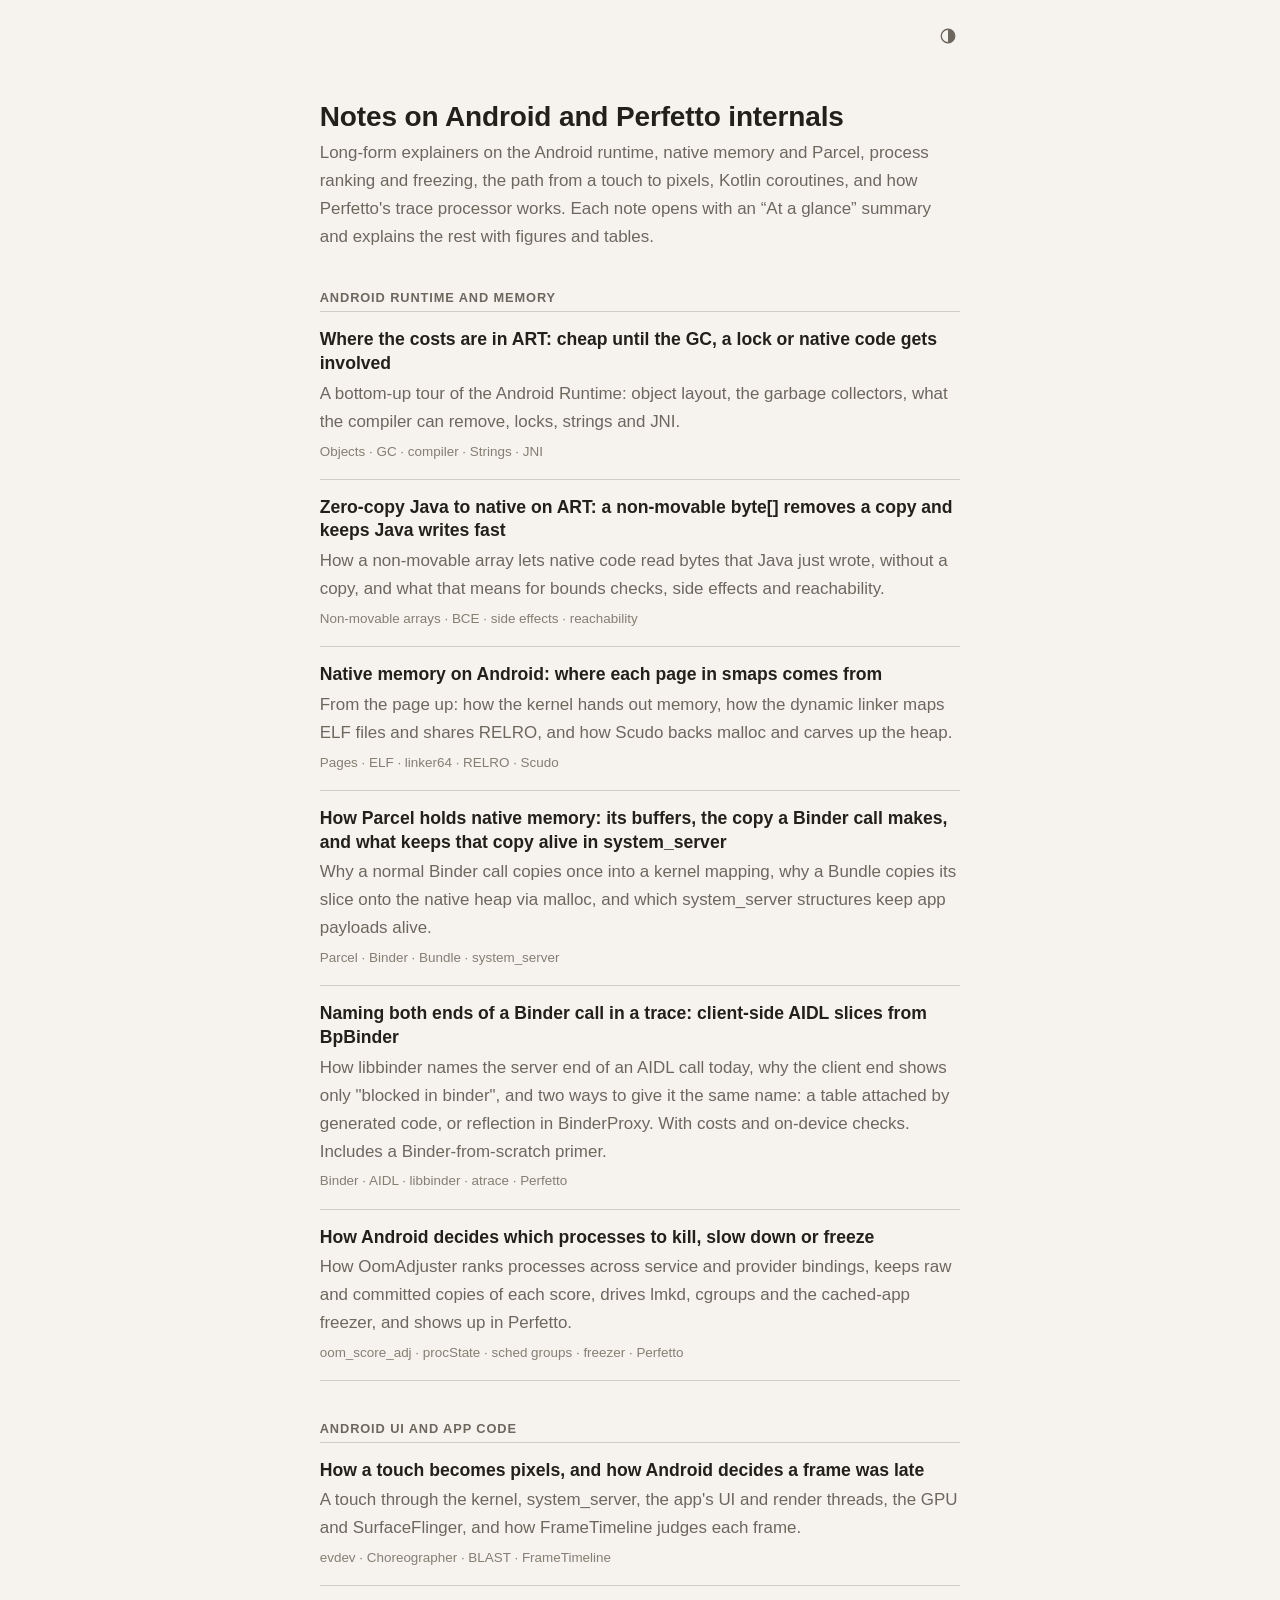
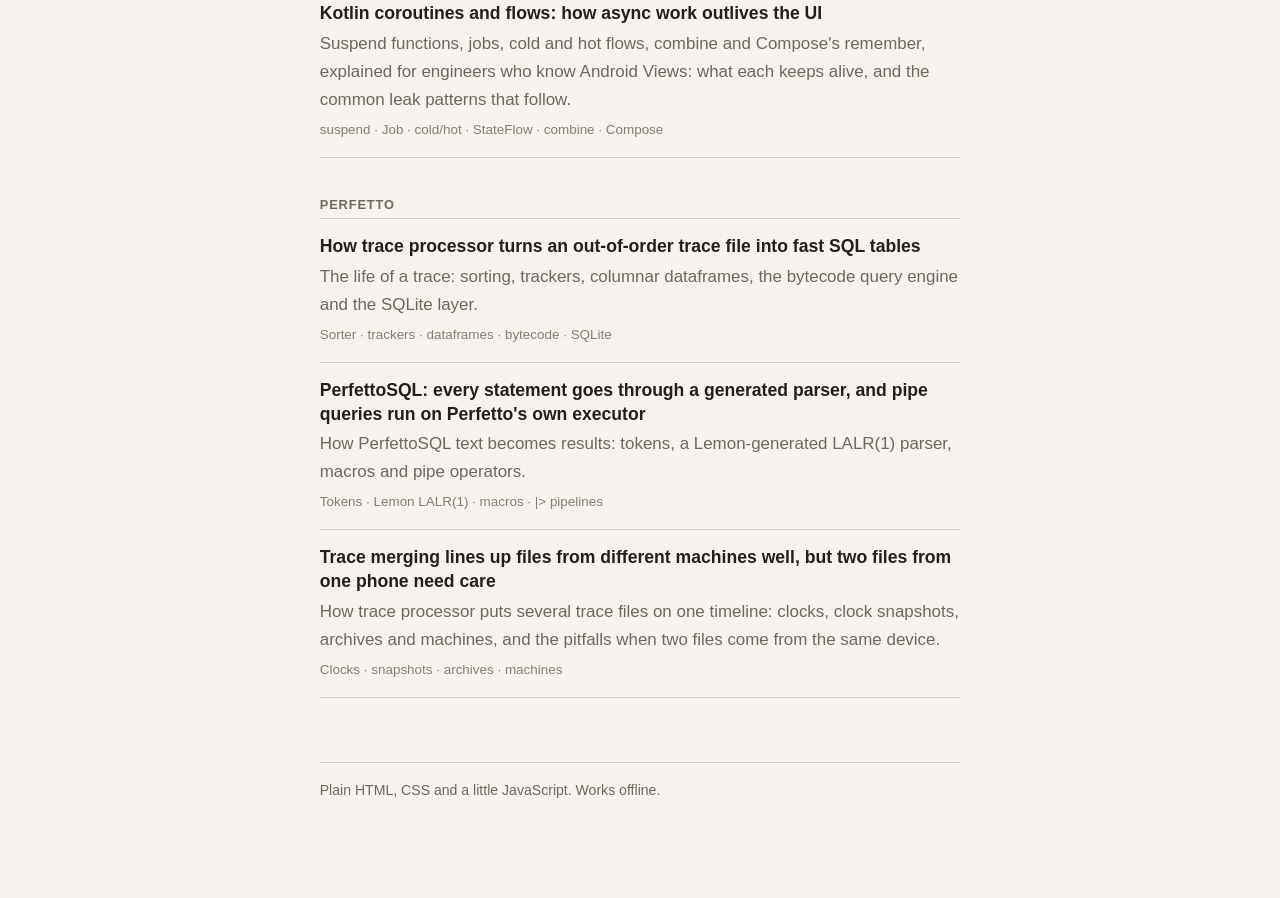
<file: index.html>
<!doctype html>
<html lang="en">
<head>
<meta charset="utf-8" />
<meta name="viewport" content="width=device-width, initial-scale=1" />
<title>Notes on Android and Perfetto internals</title>
<meta name="description" content="Long-form explainers on the Android runtime, native memory, process ranking and freezing, the input and display pipeline, Kotlin coroutines and Perfetto's trace processor." />
<meta name="theme-color" content="#f6f3ee" media="(prefers-color-scheme: light)" />
<meta name="theme-color" content="#171614" media="(prefers-color-scheme: dark)" />
<link rel="icon" href="assets/icon.svg" type="image/svg+xml" />
<link rel="stylesheet" href="assets/site.css" />
<script src="assets/site.js"></script>
</head>
<body class="home">
<main>
<div class="bar">
  <button type="button" class="icon-btn" id="theme-btn" title="Theme" aria-label="Theme"></button>
</div>

<h1>Notes on Android and Perfetto internals</h1>
<p class="subtitle">Long-form explainers on the Android runtime, native memory and Parcel, process ranking and freezing, the path from a touch to pixels,
Kotlin coroutines, and how Perfetto's trace processor works. Each note opens with an “At a glance” summary
and explains the rest with figures and tables.</p>

<h2 class="group">Android runtime and memory</h2>
<ul class="notes-list">
  <li><a href="art_costs/index.html">
    <span class="note-title">Where the costs are in ART: cheap until the GC, a lock or native code gets involved</span>
    <span class="note-sub">A bottom-up tour of the Android Runtime: object layout, the garbage collectors, what the compiler can remove, locks, strings and JNI.</span>
    <span class="note-meta">Objects · GC · compiler · Strings · JNI</span>
  </a></li>
  <li><a href="java_sdk_zero_copy/index.html">
    <span class="note-title">Zero-copy Java to native on ART: a non-movable byte[] removes a copy and keeps Java writes fast</span>
    <span class="note-sub">How a non-movable array lets native code read bytes that Java just wrote, without a copy, and what that means for bounds checks, side effects and reachability.</span>
    <span class="note-meta">Non-movable arrays · BCE · side effects · reachability</span>
  </a></li>
  <li><a href="native_memory_elf_malloc/index.html">
    <span class="note-title">Native memory on Android: where each page in smaps comes from</span>
    <span class="note-sub">From the page up: how the kernel hands out memory, how the dynamic linker maps ELF files and shares RELRO, and how Scudo backs malloc and carves up the heap.</span>
    <span class="note-meta">Pages · ELF · linker64 · RELRO · Scudo</span>
  </a></li>
  <li><a href="parcel_native_memory/index.html">
    <span class="note-title">How Parcel holds native memory: its buffers, the copy a Binder call makes, and what keeps that copy alive in system_server</span>
    <span class="note-sub">Why a normal Binder call copies once into a kernel mapping, why a Bundle copies its slice onto the native heap via malloc, and which system_server structures keep app payloads alive.</span>
    <span class="note-meta">Parcel · Binder · Bundle · system_server</span>
  </a></li>
  <li><a href="binder_client_trace/index.html">
    <span class="note-title">Naming both ends of a Binder call in a trace: client-side AIDL slices from BpBinder</span>
    <span class="note-sub">How libbinder names the server end of an AIDL call today, why the client end shows only "blocked in binder", and two ways to give it the same name: a table attached by generated code, or reflection in BinderProxy. With costs and on-device checks. Includes a Binder-from-scratch primer.</span>
    <span class="note-meta">Binder · AIDL · libbinder · atrace · Perfetto</span>
  </a></li>
  <li><a href="oom_adjuster/index.html">
    <span class="note-title">How Android decides which processes to kill, slow down or freeze</span>
    <span class="note-sub">How OomAdjuster ranks processes across service and provider bindings, keeps raw and committed copies of each score, drives lmkd, cgroups and the cached-app freezer, and shows up in Perfetto.</span>
    <span class="note-meta">oom_score_adj · procState · sched groups · freezer · Perfetto</span>
  </a></li>
</ul>

<h2 class="group">Android UI and app code</h2>
<ul class="notes-list">
  <li><a href="input_display_pipeline/index.html">
    <span class="note-title">How a touch becomes pixels, and how Android decides a frame was late</span>
    <span class="note-sub">A touch through the kernel, system_server, the app's UI and render threads, the GPU and SurfaceFlinger, and how FrameTimeline judges each frame.</span>
    <span class="note-meta">evdev · Choreographer · BLAST · FrameTimeline</span>
  </a></li>
  <li><a href="kotlin_coroutines_flows/index.html">
    <span class="note-title">Kotlin coroutines and flows: how async work outlives the UI</span>
    <span class="note-sub">Suspend functions, jobs, cold and hot flows, combine and Compose's remember, explained for engineers who know Android Views: what each keeps alive, and the common leak patterns that follow.</span>
    <span class="note-meta">suspend · Job · cold/hot · StateFlow · combine · Compose</span>
  </a></li>
</ul>

<h2 class="group">Perfetto</h2>
<ul class="notes-list">
  <li><a href="trace_processor_internals/index.html">
    <span class="note-title">How trace processor turns an out-of-order trace file into fast SQL tables</span>
    <span class="note-sub">The life of a trace: sorting, trackers, columnar dataframes, the bytecode query engine and the SQLite layer.</span>
    <span class="note-meta">Sorter · trackers · dataframes · bytecode · SQLite</span>
  </a></li>
  <li><a href="perfettosql_next/index.html">
    <span class="note-title">PerfettoSQL: every statement goes through a generated parser, and pipe queries run on Perfetto's own executor</span>
    <span class="note-sub">How PerfettoSQL text becomes results: tokens, a Lemon-generated LALR(1) parser, macros and pipe operators.</span>
    <span class="note-meta">Tokens · Lemon LALR(1) · macros · |&gt; pipelines</span>
  </a></li>
  <li><a href="trace_merging/index.html">
    <span class="note-title">Trace merging lines up files from different machines well, but two files from one phone need care</span>
    <span class="note-sub">How trace processor puts several trace files on one timeline: clocks, clock snapshots, archives and machines, and the pitfalls when two files come from the same device.</span>
    <span class="note-meta">Clocks · snapshots · archives · machines</span>
  </a></li>
</ul>

<footer class="site-foot">
  <span>Plain HTML, CSS and a little JavaScript. Works offline.</span>
</footer>
</main>
</body>
</html>
</file>
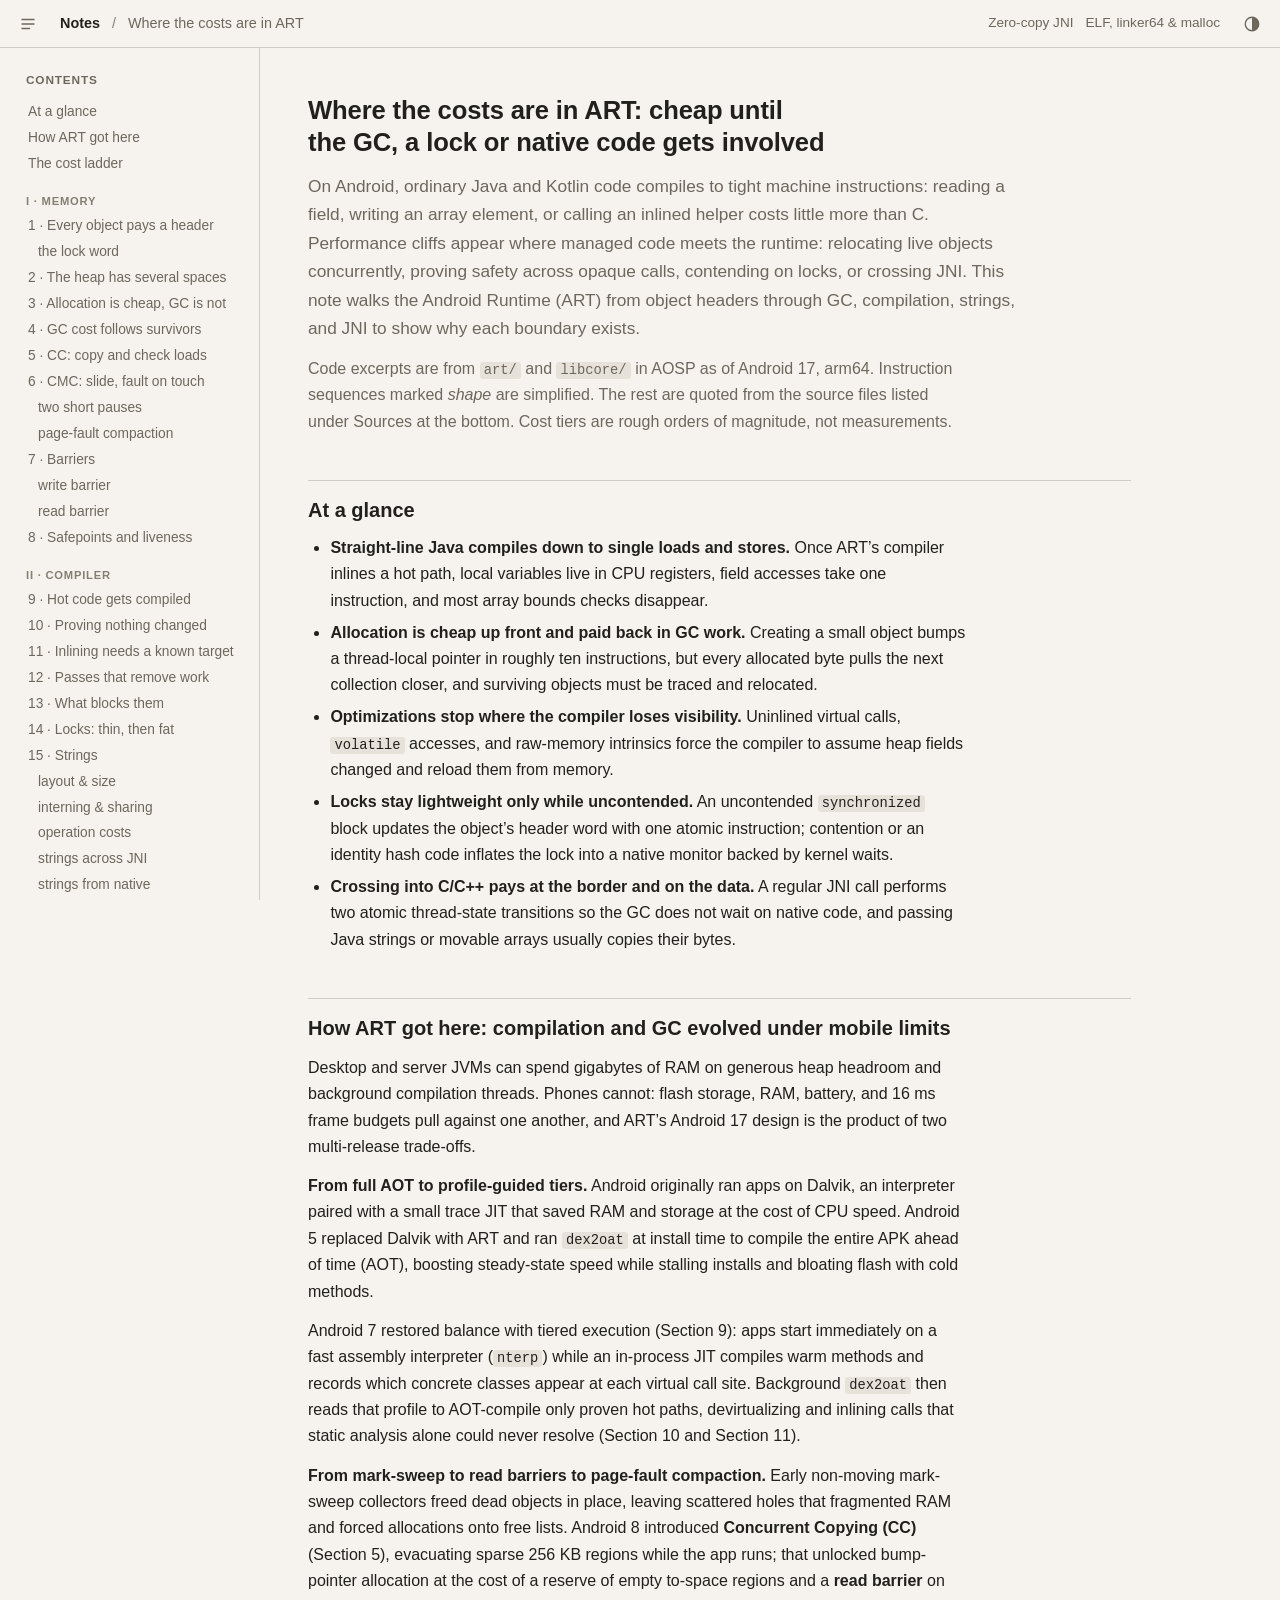
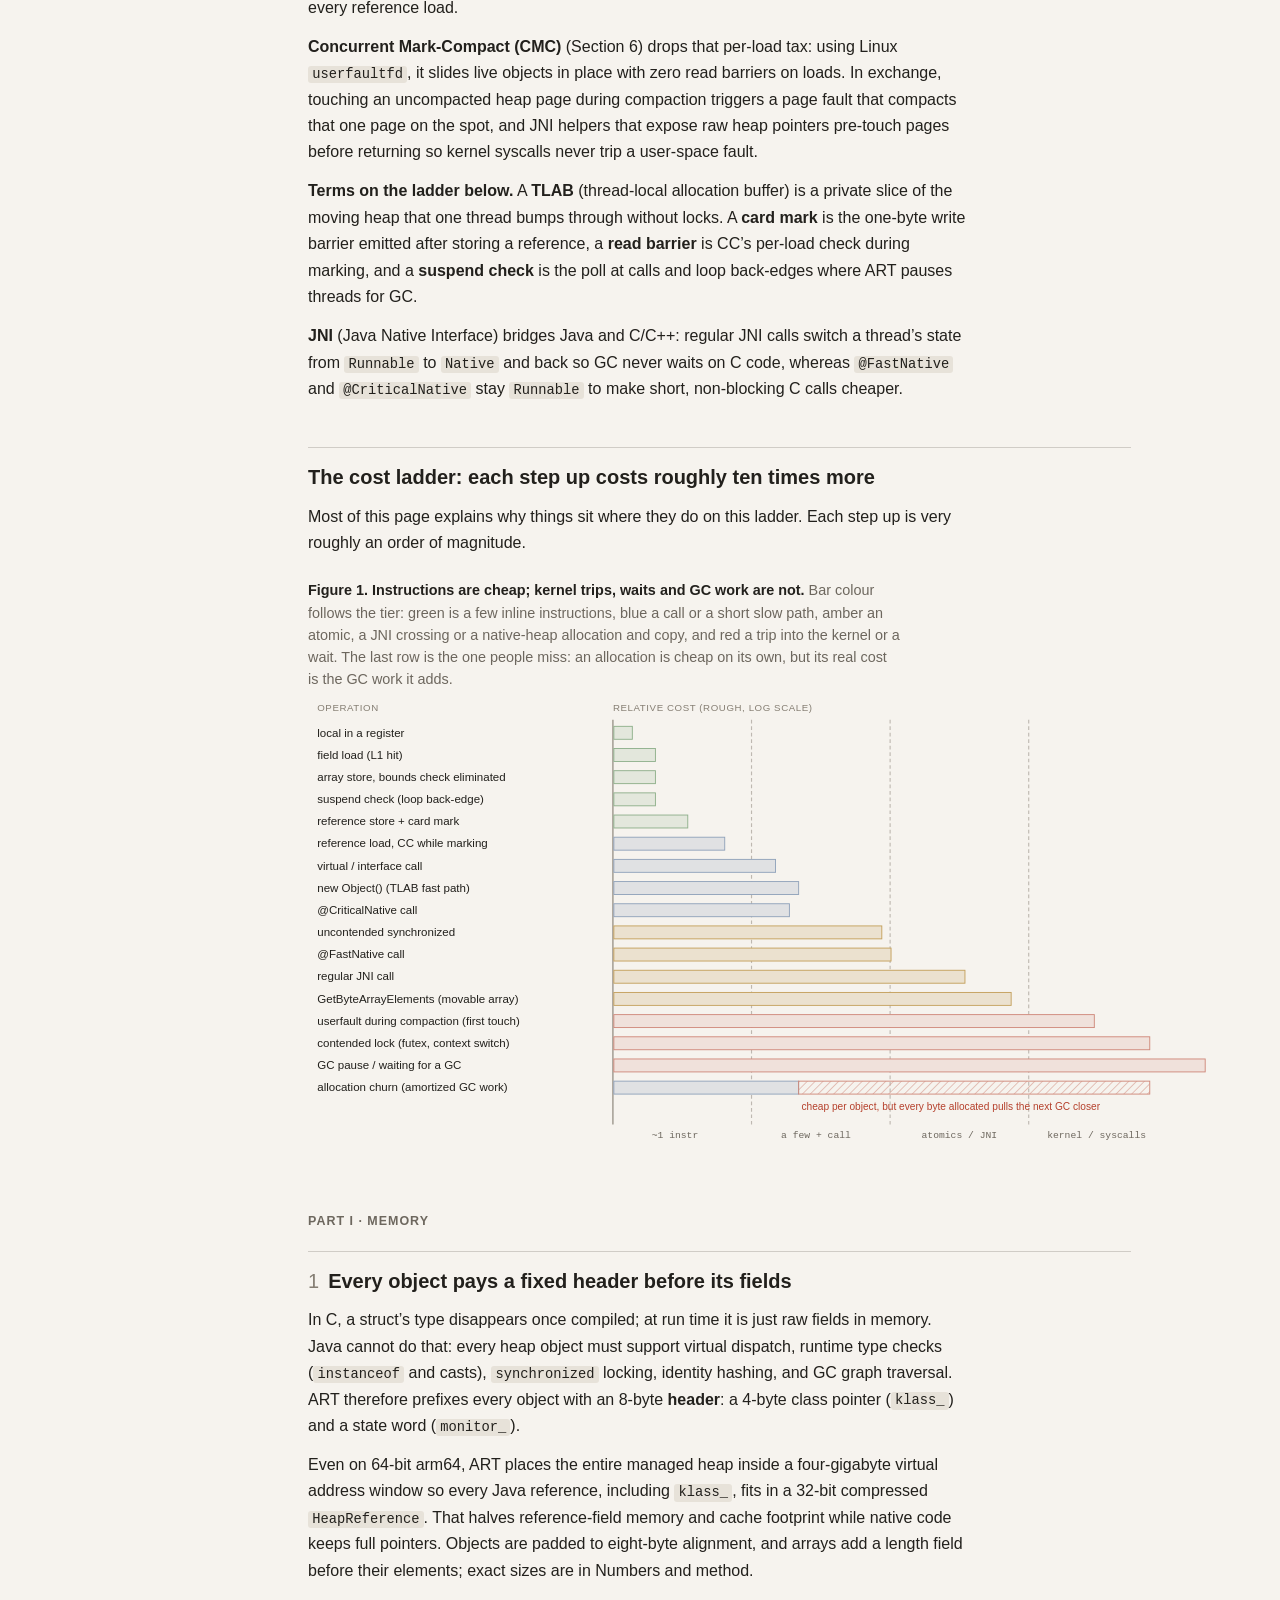
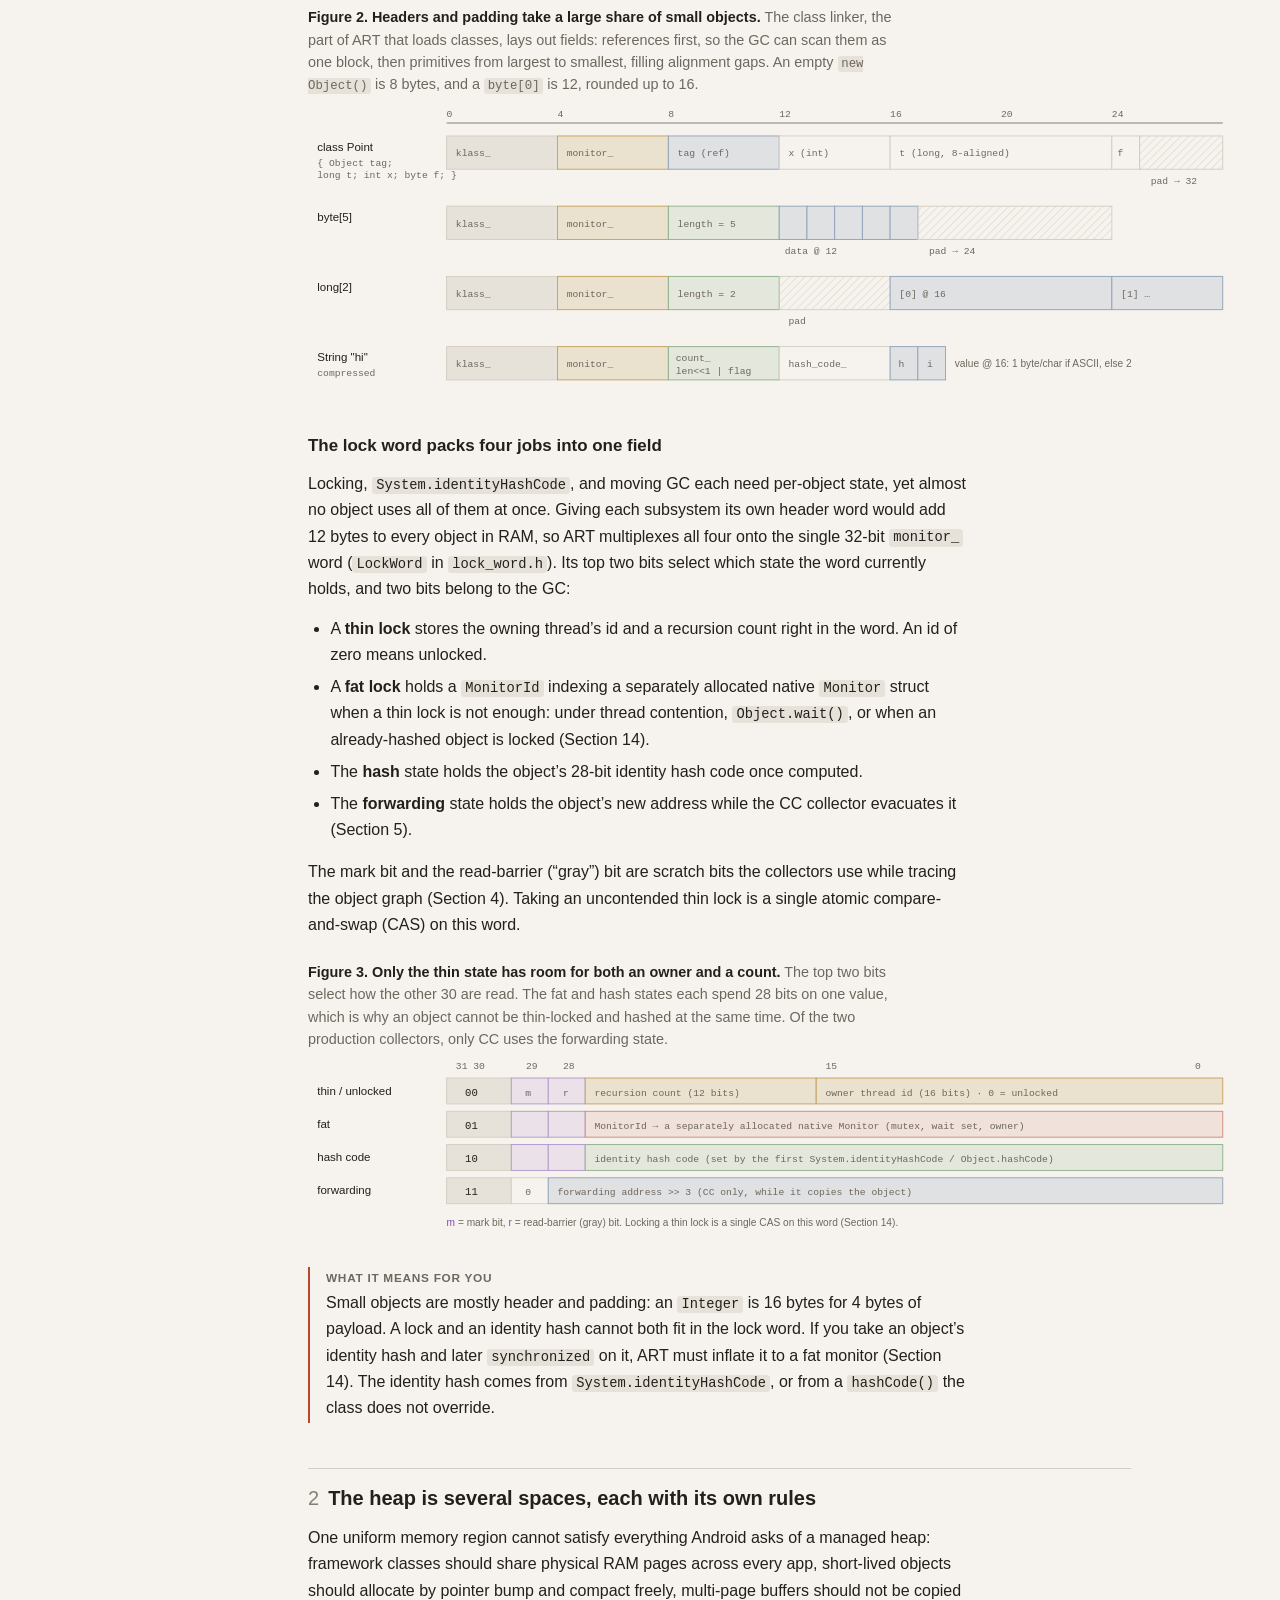
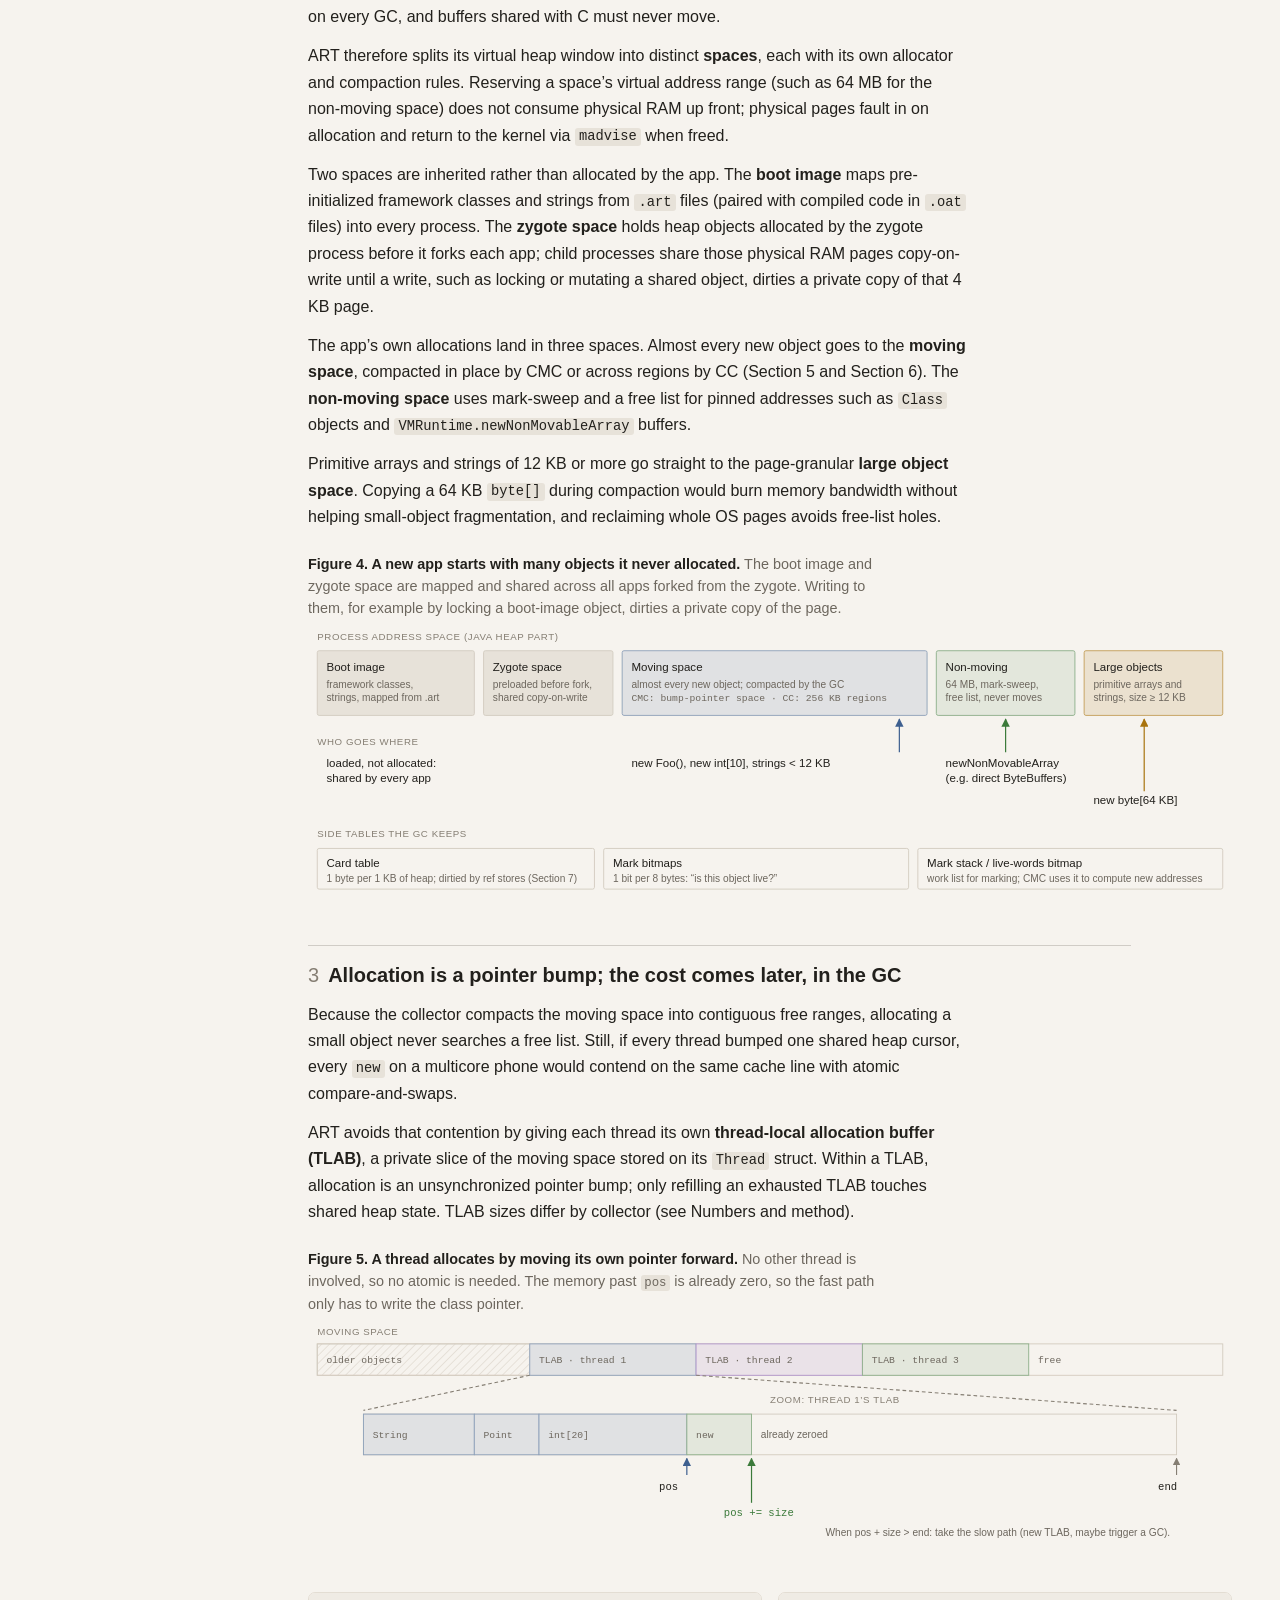
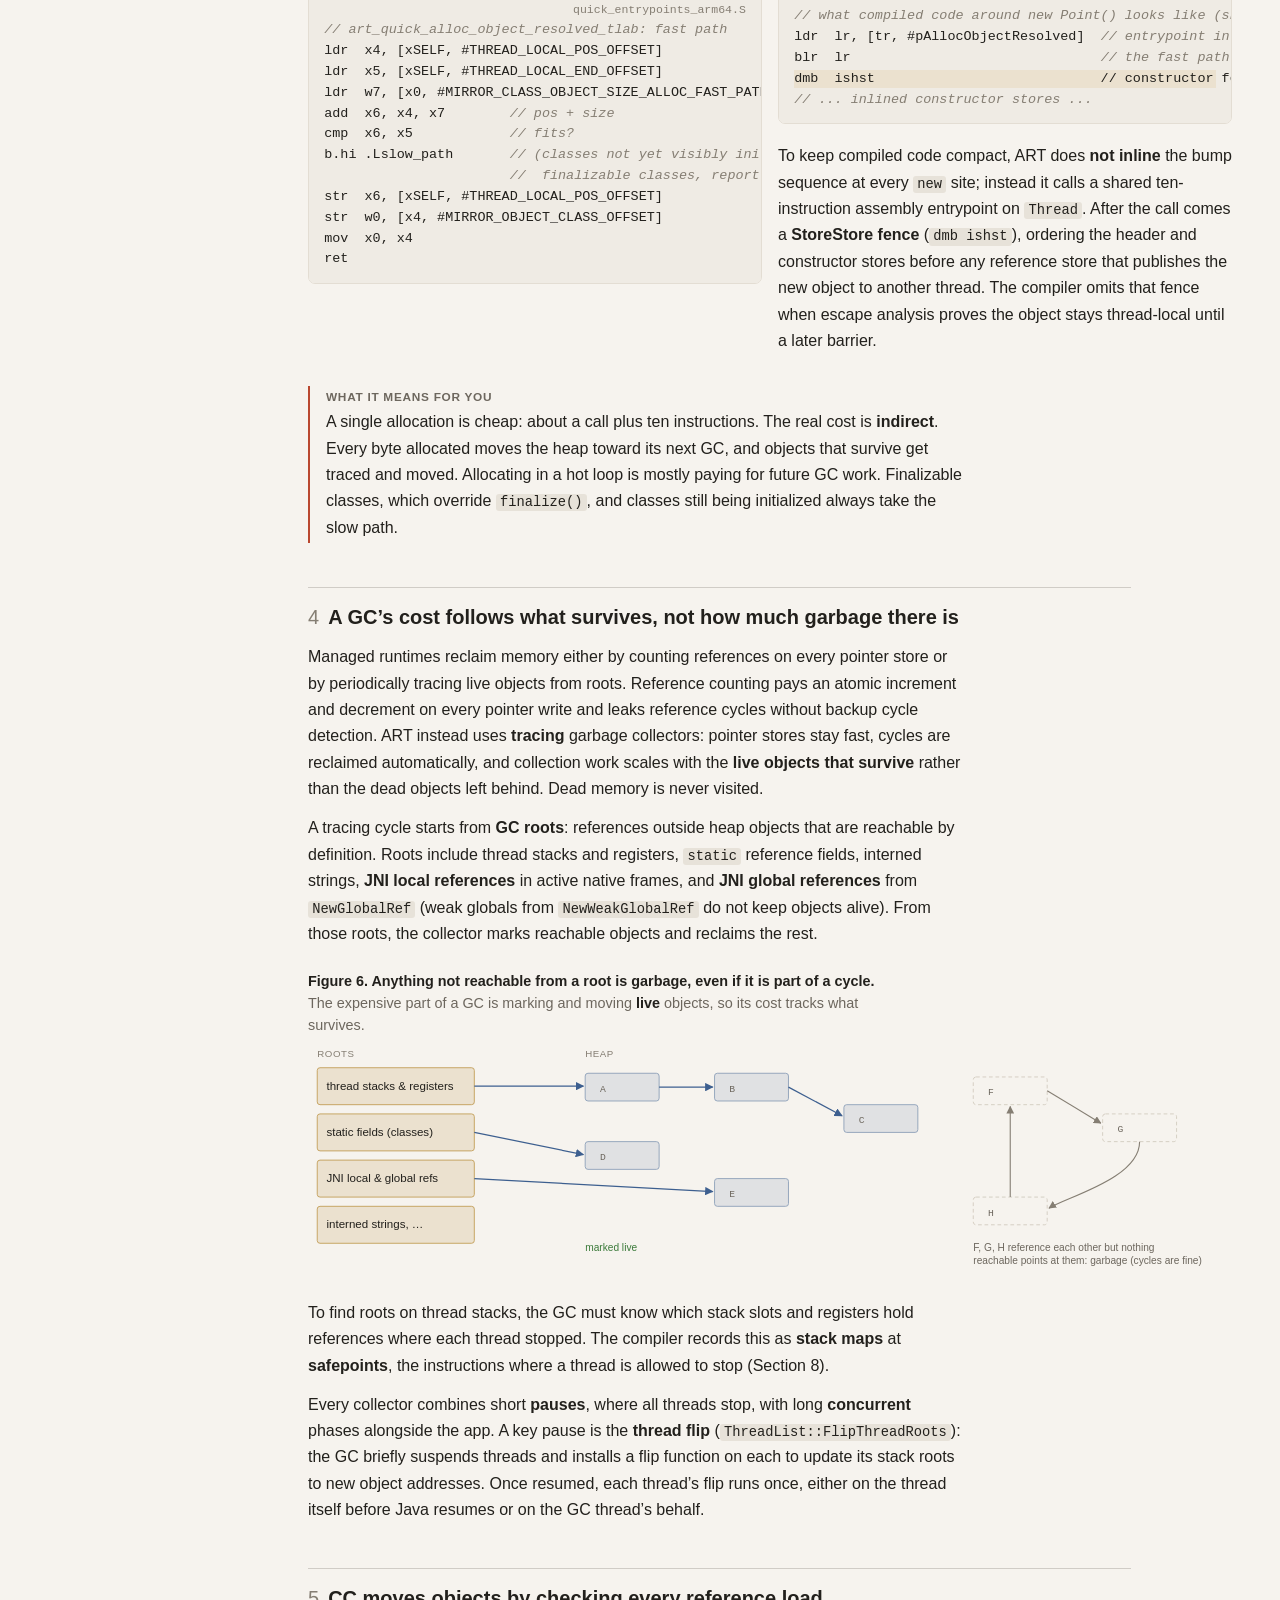
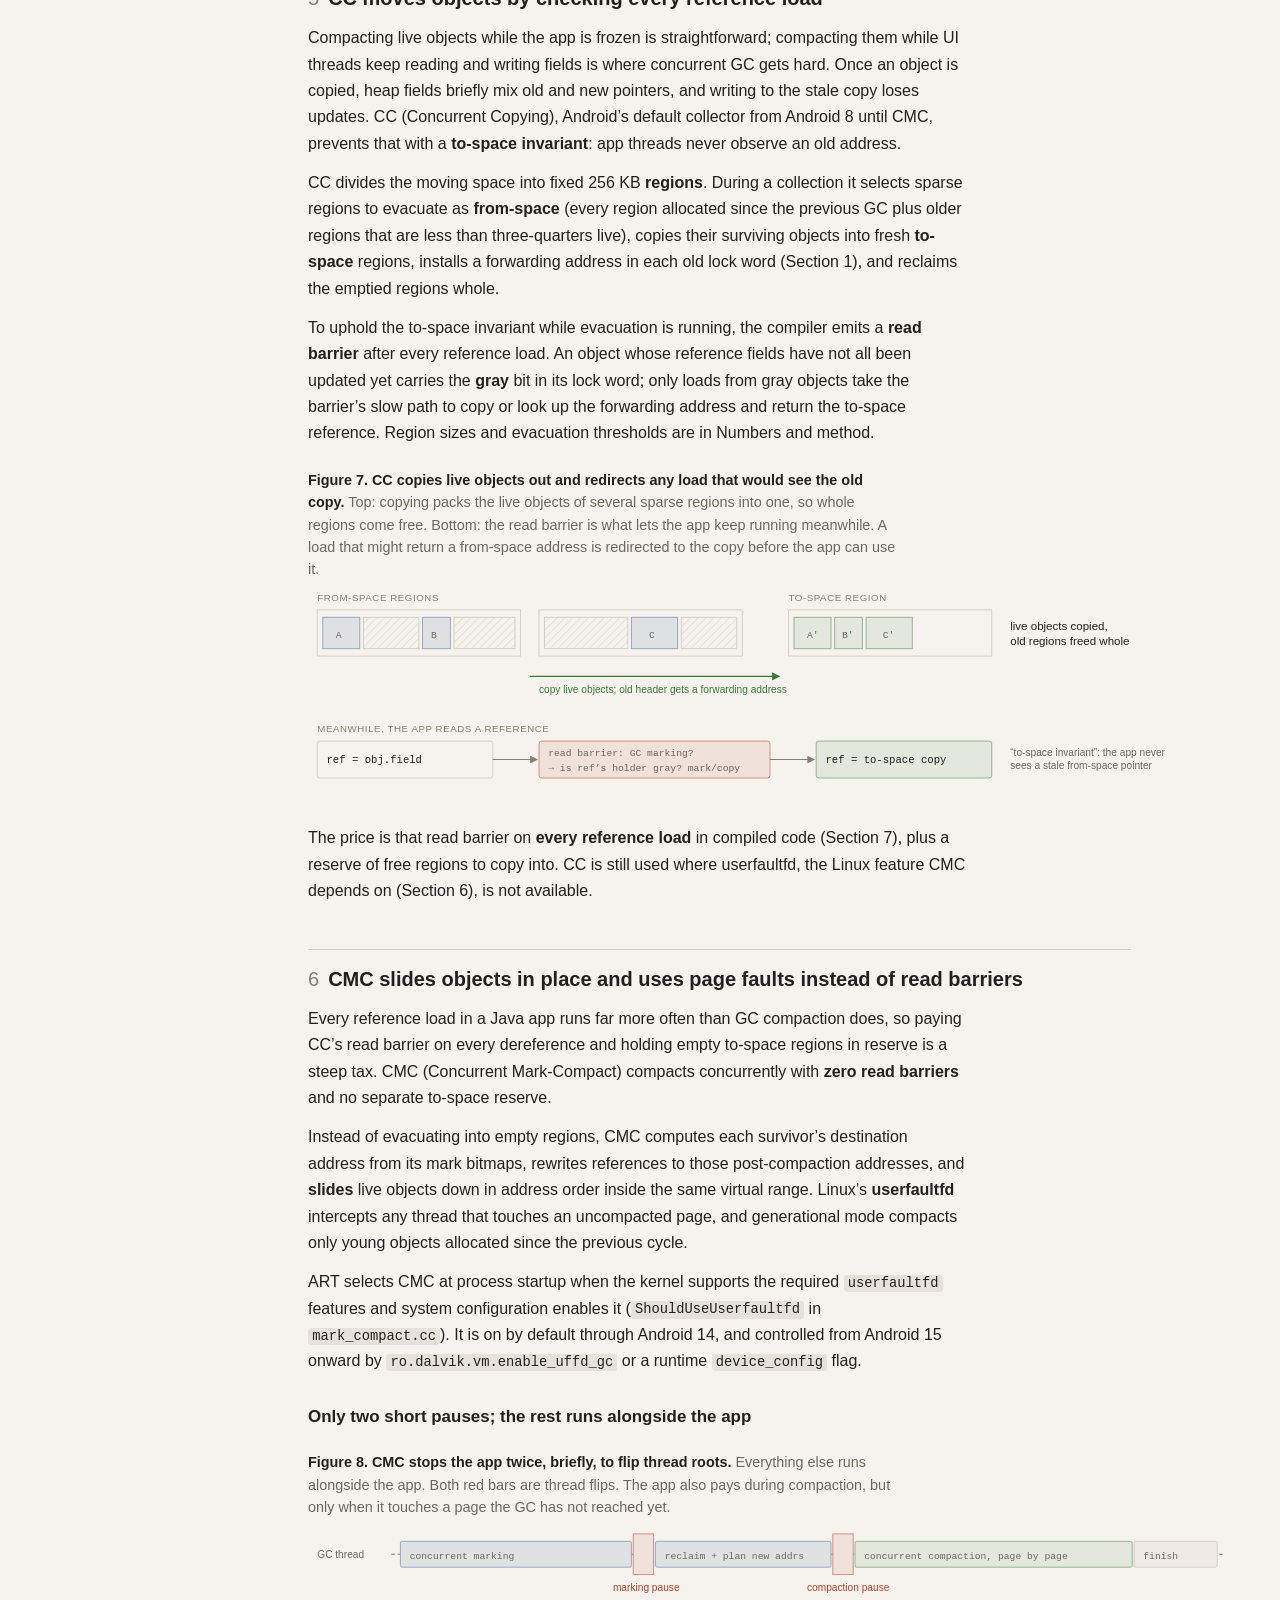
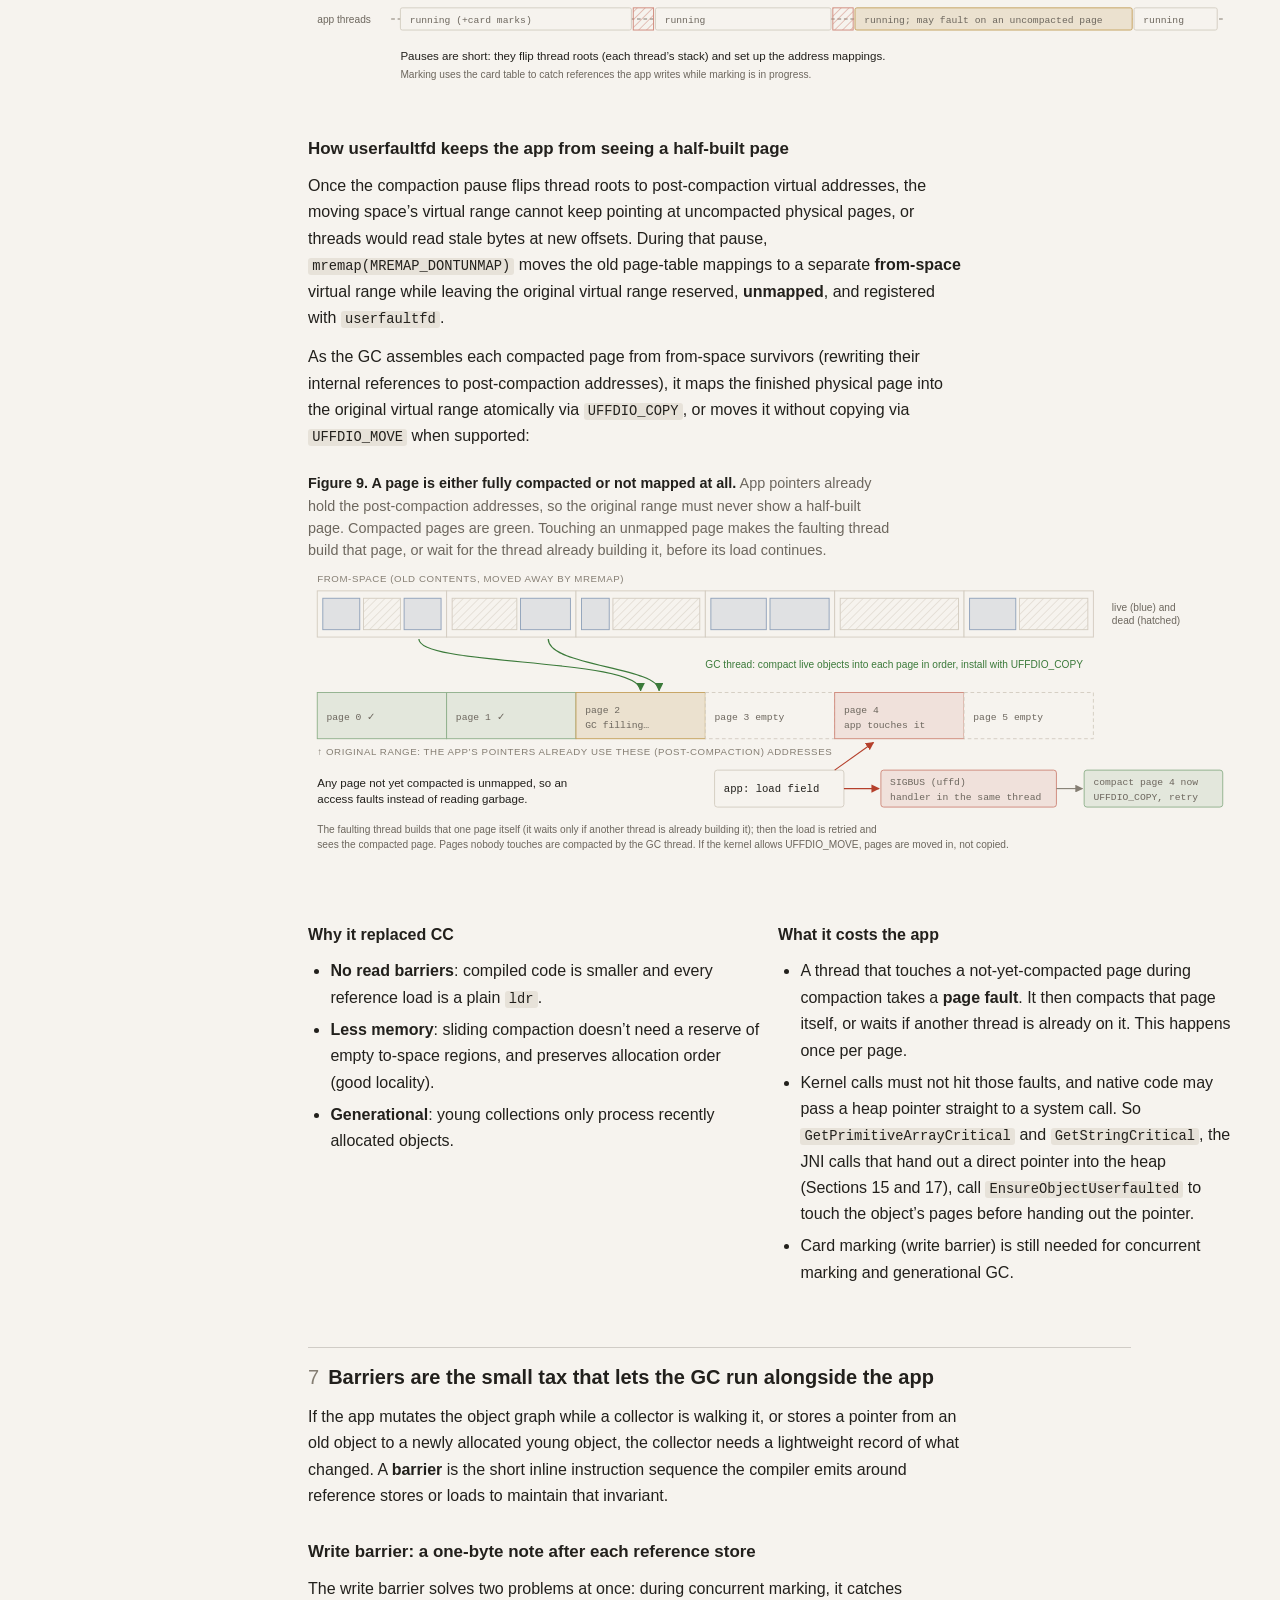
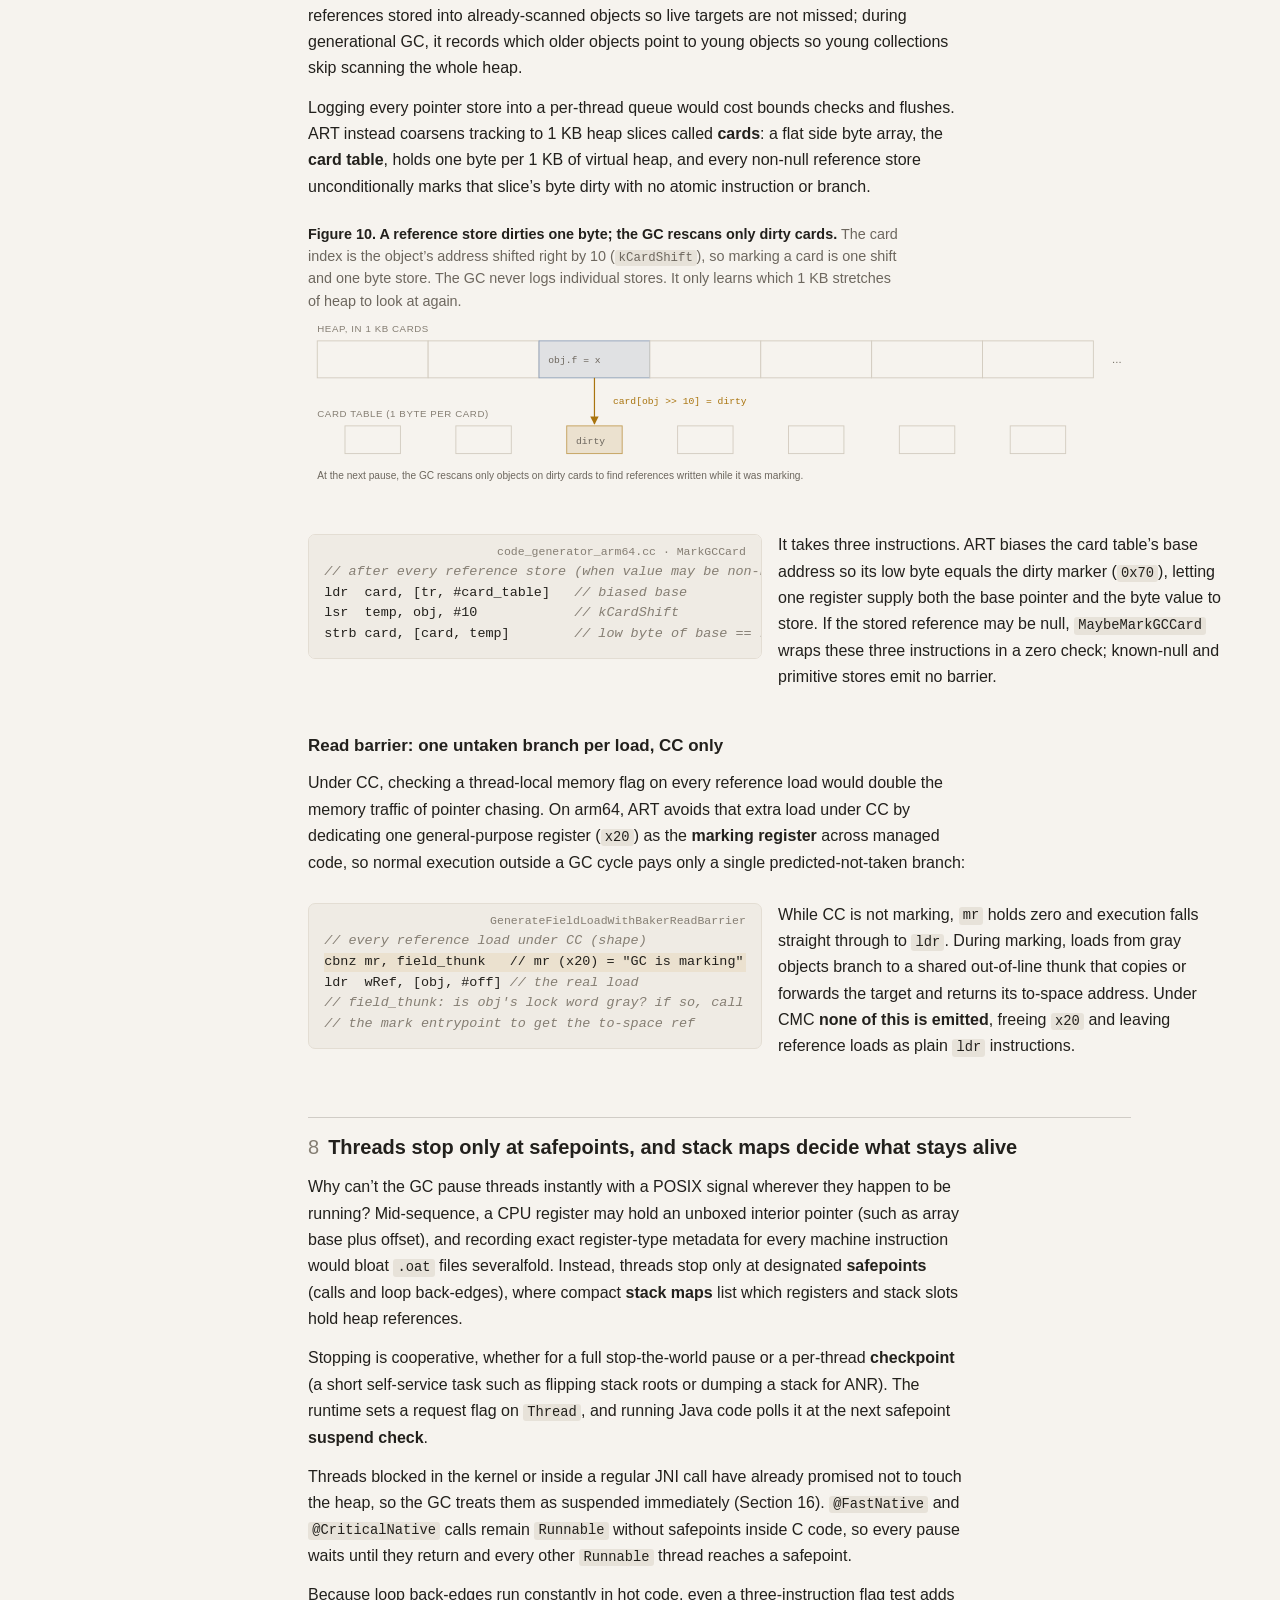
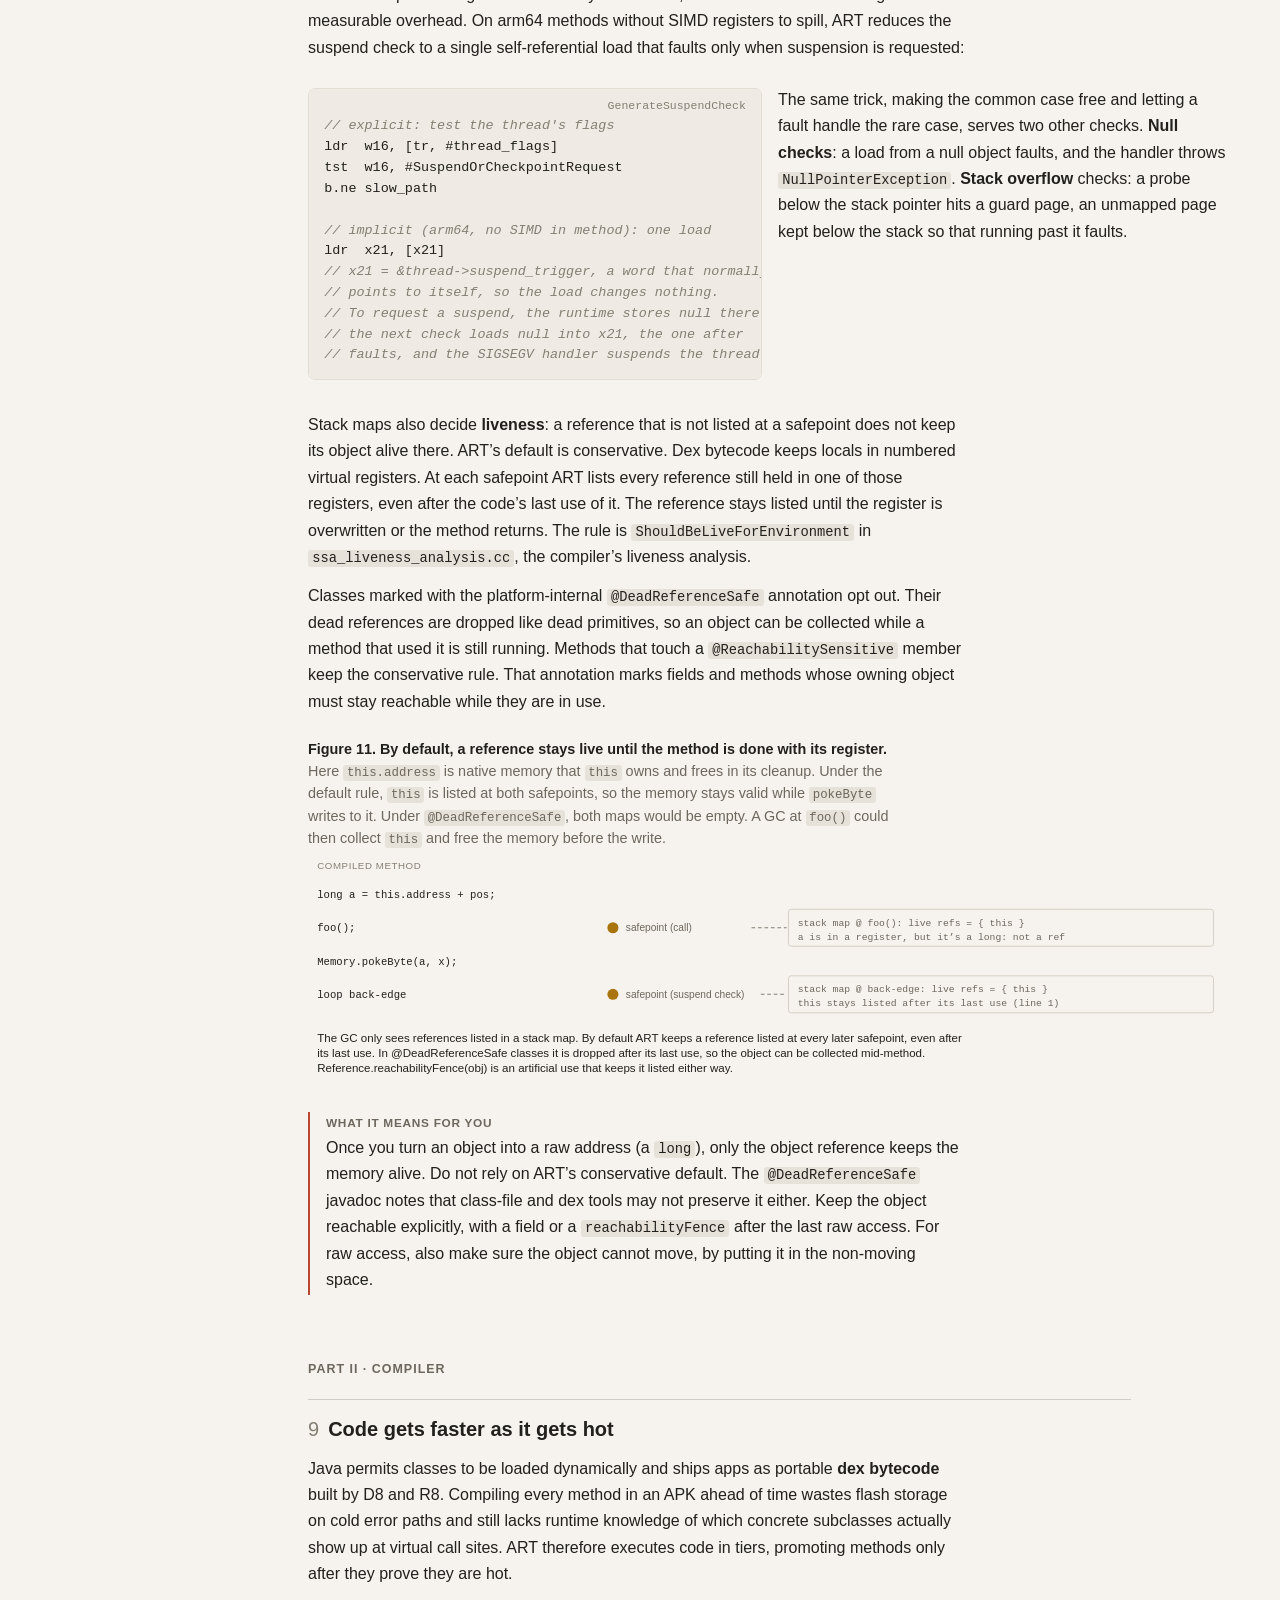
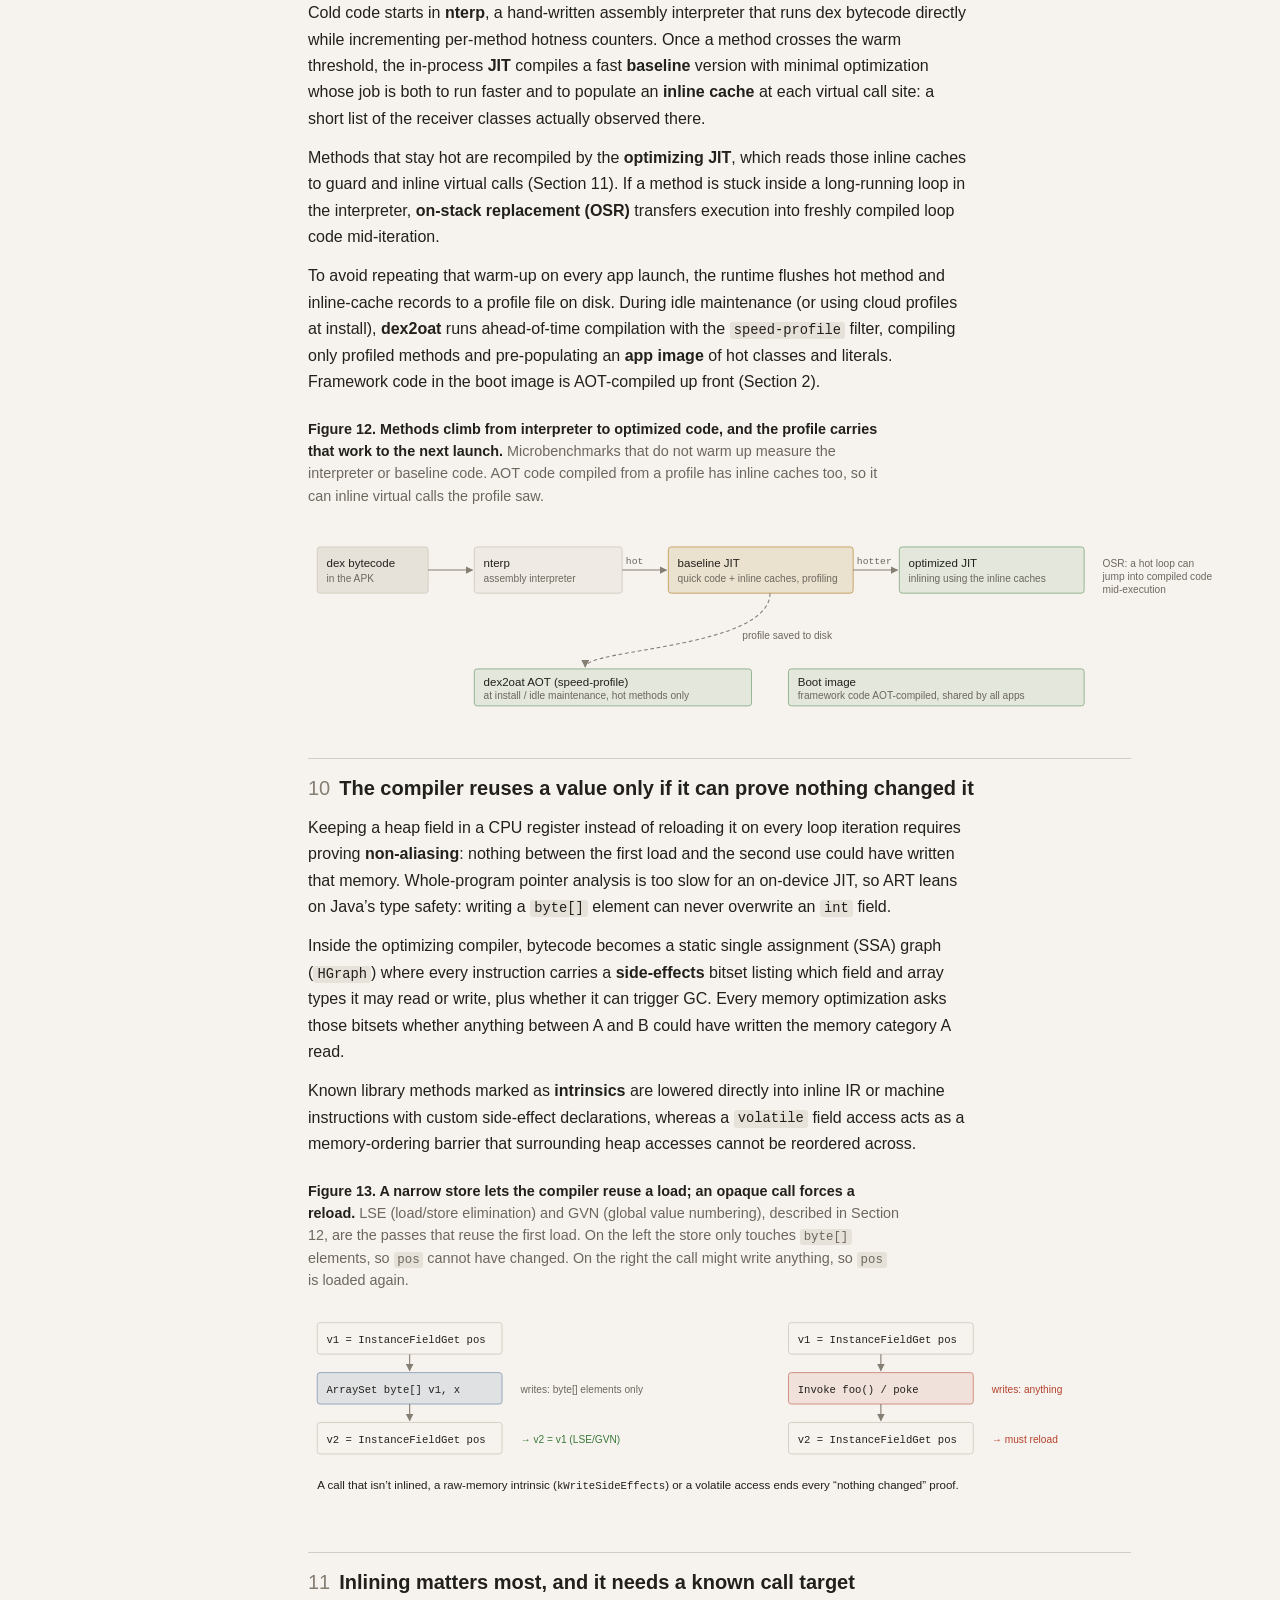
<file: art_costs/index.html>
<!doctype html>
<html lang="en">
<head>
<meta charset="utf-8" />
<meta name="viewport" content="width=device-width, initial-scale=1" />
<title>Where the costs are in ART</title>
<meta name="theme-color" content="#f6f3ee" media="(prefers-color-scheme: light)" />
<meta name="theme-color" content="#171614" media="(prefers-color-scheme: dark)" />
<link rel="icon" href="../assets/icon.svg" type="image/svg+xml" />
<link rel="stylesheet" href="../assets/site.css" />
<script src="../assets/site.js"></script>
</head>
<body class="note">
<div class="progress" aria-hidden="true"><div class="progress-bar"></div></div>

<svg width="0" height="0" style="position:absolute">
  <defs>
    <marker id="ah"  viewBox="0 0 10 10" refX="9" refY="5" markerWidth="7" markerHeight="7" orient="auto-start-reverse"><path d="M0,0 L10,5 L0,10 z" class="mk"/></marker>
    <marker id="ahr" viewBox="0 0 10 10" refX="9" refY="5" markerWidth="7" markerHeight="7" orient="auto-start-reverse"><path d="M0,0 L10,5 L0,10 z" class="mkr"/></marker>
    <marker id="aha" viewBox="0 0 10 10" refX="9" refY="5" markerWidth="7" markerHeight="7" orient="auto-start-reverse"><path d="M0,0 L10,5 L0,10 z" class="mka"/></marker>
    <marker id="ahg" viewBox="0 0 10 10" refX="9" refY="5" markerWidth="7" markerHeight="7" orient="auto-start-reverse"><path d="M0,0 L10,5 L0,10 z" class="mkg"/></marker>
    <marker id="ahv" viewBox="0 0 10 10" refX="9" refY="5" markerWidth="7" markerHeight="7" orient="auto-start-reverse"><path d="M0,0 L10,5 L0,10 z" class="mkv"/></marker>
    <marker id="ahw" viewBox="0 0 10 10" refX="9" refY="5" markerWidth="7" markerHeight="7" orient="auto-start-reverse"><path d="M0,0 L10,5 L0,10 z" class="mkw"/></marker>
    <pattern id="hatch" width="6" height="6" patternUnits="userSpaceOnUse" patternTransform="rotate(45)"><line x1="0" y1="0" x2="0" y2="6" class="hatch-l"/></pattern>
    <pattern id="hatchr" width="6" height="6" patternUnits="userSpaceOnUse" patternTransform="rotate(45)"><line x1="0" y1="0" x2="0" y2="6" class="hatch-r"/></pattern>
  </defs>
</svg>

<header class="topbar">
  <button type="button" class="icon-btn" id="nav-btn" aria-controls="toc" aria-expanded="false" title="Contents"><svg viewBox="0 0 24 24" aria-hidden="true"><path d="M4 6h16M4 12h16M4 18h10"/></svg><span class="lbl">Contents</span></button>
  <a class="tb-home" href="../index.html">Notes</a>
  <span class="tb-sep" aria-hidden="true">/</span>
  <span class="tb-title" title="Objects · GC · compiler · Strings · JNI">Where the costs are in ART</span>
  <span class="tb-spacer"></span>
  <a class="tb-x" href="../java_sdk_zero_copy/index.html">Zero-copy JNI</a>
  <a class="tb-x" href="../native_memory_elf_malloc/index.html">ELF, linker64 &amp; malloc</a>
  <button type="button" class="icon-btn" id="theme-btn" title="Theme" aria-label="Theme"></button>
</header>

<nav id="toc" aria-label="Contents">
  <div class="h">Contents</div>
  <a href="#glance">At a glance</a>
  <a href="#evolution">How ART got here</a>
  <a href="#ladder">The cost ladder</a>
  <div class="ph">I · Memory</div>
  <a href="#layout">1 · Every object pays a header</a>
  <a href="#lock-word" style="padding-left:18px">the lock word</a>
  <a href="#spaces">2 · The heap has several spaces</a>
  <a href="#alloc">3 · Allocation is cheap, GC is not</a>
  <a href="#gc">4 · GC cost follows survivors</a>
  <a href="#cc">5 · CC: copy and check loads</a>
  <a href="#cmc">6 · CMC: slide, fault on touch</a>
  <a href="#cmc-pauses" style="padding-left:18px">two short pauses</a>
  <a href="#cmc-uffd" style="padding-left:18px">page-fault compaction</a>
  <a href="#barriers">7 · Barriers</a>
  <a href="#write-barrier" style="padding-left:18px">write barrier</a>
  <a href="#read-barrier" style="padding-left:18px">read barrier</a>
  <a href="#safepoints">8 · Safepoints and liveness</a>
  <div class="ph">II · Compiler</div>
  <a href="#tiers">9 · Hot code gets compiled</a>
  <a href="#ir">10 · Proving nothing changed</a>
  <a href="#dispatch">11 · Inlining needs a known target</a>
  <a href="#passes">12 · Passes that remove work</a>
  <a href="#blockers">13 · What blocks them</a>
  <a href="#locks">14 · Locks: thin, then fat</a>
  <a href="#strings">15 · Strings</a>
  <a href="#str-layout" style="padding-left:18px">layout &amp; size</a>
  <a href="#str-intern" style="padding-left:18px">interning &amp; sharing</a>
  <a href="#str-ops" style="padding-left:18px">operation costs</a>
  <a href="#str-jni" style="padding-left:18px">strings across JNI</a>
  <a href="#str-new" style="padding-left:18px">strings from native</a>
  <div class="ph">III · Native</div>
  <a href="#jni">16 · JNI calls</a>
  <a href="#jni-steps" style="padding-left:18px">the seven stub steps</a>
  <a href="#arrays">17 · Arrays across JNI</a>
  <a href="#cheatsheet">18 · Cheat sheet</a>
  <a href="#method">Numbers and method</a>
  <a href="#sources">Sources</a>
</nav>

<main id="top">
<h1>Where the costs are in ART: cheap until the GC, a lock or native code gets involved</h1>
<p class="lead">On Android, ordinary Java and Kotlin code compiles to tight machine instructions: reading a field, writing an array element, or calling an inlined helper costs little more than C.
Performance cliffs appear where managed code meets the runtime: relocating live objects concurrently, proving safety across opaque calls, contending on locks, or crossing JNI.
This note walks the Android Runtime (ART) from object headers through GC, compilation, strings, and JNI to show why each boundary exists.</p>
<p class="m">Code excerpts are from <code>art/</code> and <code>libcore/</code> in AOSP as of Android 17, arm64. Instruction sequences marked
<em>shape</em> are simplified. The rest are quoted from the source files listed under Sources at the bottom. Cost tiers are rough orders of magnitude, not measurements.</p>

<h2 id="glance">At a glance</h2>
<ul>
<li><b>Straight-line Java compiles down to single loads and stores.</b> Once ART’s compiler inlines a hot path, local variables live in CPU registers, field accesses take one instruction, and most array bounds checks disappear.</li>
<li><b>Allocation is cheap up front and paid back in GC work.</b> Creating a small object bumps a thread-local pointer in roughly ten instructions, but every allocated byte pulls the next collection closer, and surviving objects must be traced and relocated.</li>
<li><b>Optimizations stop where the compiler loses visibility.</b> Uninlined virtual calls, <code>volatile</code> accesses, and raw-memory intrinsics force the compiler to assume heap fields changed and reload them from memory.</li>
<li><b>Locks stay lightweight only while uncontended.</b> An uncontended <code>synchronized</code> block updates the object’s header word with one atomic instruction; contention or an identity hash code inflates the lock into a native monitor backed by kernel waits.</li>
<li><b>Crossing into C/C++ pays at the border and on the data.</b> A regular JNI call performs two atomic thread-state transitions so the GC does not wait on native code, and passing Java strings or movable arrays usually copies their bytes.</li>
</ul>

<h2 id="evolution">How ART got here: compilation and GC evolved under mobile limits</h2>
<p>Desktop and server JVMs can spend gigabytes of RAM on generous heap headroom and background compilation threads. Phones cannot: flash storage, RAM, battery, and 16 ms frame budgets pull against one another, and ART’s Android 17 design is the product of two multi-release trade-offs.</p>
<p><b>From full AOT to profile-guided tiers.</b> Android originally ran apps on Dalvik, an interpreter paired with a small trace JIT that saved RAM and storage at the cost of CPU speed.
Android 5 replaced Dalvik with ART and ran <code>dex2oat</code> at install time to compile the entire APK ahead of time (AOT), boosting steady-state speed while stalling installs and bloating flash with cold methods.</p>
<p>Android 7 restored balance with tiered execution (Section 9): apps start immediately on a fast assembly interpreter (<code>nterp</code>) while an in-process JIT compiles warm methods and records which concrete classes appear at each virtual call site.
Background <code>dex2oat</code> then reads that profile to AOT-compile only proven hot paths, devirtualizing and inlining calls that static analysis alone could never resolve (Section 10 and Section 11).</p>
<p><b>From mark-sweep to read barriers to page-fault compaction.</b> Early non-moving mark-sweep collectors freed dead objects in place, leaving scattered holes that fragmented RAM and forced allocations onto free lists.
Android 8 introduced <b>Concurrent Copying (CC)</b> (Section 5), evacuating sparse 256 KB regions while the app runs; that unlocked bump-pointer allocation at the cost of a reserve of empty to-space regions and a <b>read barrier</b> on every reference load.</p>
<p><b>Concurrent Mark-Compact (CMC)</b> (Section 6) drops that per-load tax: using Linux <code>userfaultfd</code>, it slides live objects in place with zero read barriers on loads.
In exchange, touching an uncompacted heap page during compaction triggers a page fault that compacts that one page on the spot, and JNI helpers that expose raw heap pointers pre-touch pages before returning so kernel syscalls never trip a user-space fault.</p>
<p><b>Terms on the ladder below.</b> A <b>TLAB</b> (thread-local allocation buffer) is a private slice of the moving heap that one thread bumps through without locks.
A <b>card mark</b> is the one-byte write barrier emitted after storing a reference, a <b>read barrier</b> is CC’s per-load check during marking, and a <b>suspend check</b> is the poll at calls and loop back-edges where ART pauses threads for GC.</p>
<p><b>JNI</b> (Java Native Interface) bridges Java and C/C++: regular JNI calls switch a thread’s state from <code>Runnable</code> to <code>Native</code> and back so GC never waits on C code, whereas <code>@FastNative</code> and <code>@CriticalNative</code> stay <code>Runnable</code> to make short, non-blocking C calls cheaper.</p>

<!-- ═════════════════════════ LADDER ═════════════════════════ -->
<h2 id="ladder">The cost ladder: each step up costs roughly ten times more</h2>
<p>Most of this page explains why things sit where they do on this ladder. Each step up is very roughly an order of magnitude.</p>
<figure>
<figcaption><b>Figure 1. Instructions are cheap; kernel trips, waits and GC work are not.</b> Bar colour follows the tier: green is a few inline instructions, blue a call or a short slow path, amber an atomic, a JNI
crossing or a native-heap allocation and copy, and red a trip into the kernel or a wait. The last row is the one people miss: an allocation is cheap on its own, but its real cost is the GC work it adds.</figcaption>
<svg viewBox="0 0 1000 490" role="img" aria-label="Cost ladder">
  <text x="10" y="18" class="th">operation</text>
  <text x="330" y="18" class="th">relative cost (rough, log scale)</text>
  <line x1="330" y1="28" x2="330" y2="466" class="ln"/>
  <!-- tier gridlines -->
  <line x1="480" y1="28" x2="480" y2="466" class="ln dash" opacity="0.5"/>
  <line x1="630" y1="28" x2="630" y2="466" class="ln dash" opacity="0.5"/>
  <line x1="780" y1="28" x2="780" y2="466" class="ln dash" opacity="0.5"/>
  <text x="372" y="480" class="tms">~1 instr</text><text x="512" y="480" class="tms">a few + call</text><text x="664" y="480" class="tms">atomics / JNI</text><text x="800" y="480" class="tms">kernel / syscalls</text>

  <g>
  <text x="10" y="46" class="t">local in a register</text>                <rect x="331" y="35" width="20"  height="14" class="bg"/>
  <text x="10" y="70" class="t">field load (L1 hit)</text>                <rect x="331" y="59" width="45"  height="14" class="bg"/>
  <text x="10" y="94" class="t">array store, bounds check eliminated</text> <rect x="331" y="83" width="45"  height="14" class="bg"/>
  <text x="10" y="118" class="t">suspend check (loop back-edge)</text>     <rect x="331" y="107" width="45" height="14" class="bg"/>
  <text x="10" y="142" class="t">reference store + card mark</text>        <rect x="331" y="131" width="80" height="14" class="bg"/>
  <text x="10" y="166" class="t">reference load, CC while marking</text>   <rect x="331" y="155" width="120" height="14" class="ba"/>
  <text x="10" y="190" class="t">virtual / interface call</text>          <rect x="331" y="179" width="175" height="14" class="ba"/>
  <text x="10" y="214" class="t">new Object() (TLAB fast path)</text>     <rect x="331" y="203" width="200" height="14" class="ba"/>
  <text x="10" y="238" class="t">@CriticalNative call</text>               <rect x="331" y="227" width="190" height="14" class="ba"/>
  <text x="10" y="262" class="t">uncontended synchronized</text>          <rect x="331" y="251" width="290" height="14" class="bw"/>
  <text x="10" y="286" class="t">@FastNative call</text>                   <rect x="331" y="275" width="300" height="14" class="bw"/>
  <text x="10" y="310" class="t">regular JNI call</text>                   <rect x="331" y="299" width="380" height="14" class="bw"/>
  <text x="10" y="334" class="t">GetByteArrayElements (movable array)</text><rect x="331" y="323" width="430" height="14" class="bw"/>
  <text x="10" y="358" class="t">userfault during compaction (first touch)</text><rect x="331" y="347" width="520" height="14" class="br"/>
  <text x="10" y="382" class="t">contended lock (futex, context switch)</text><rect x="331" y="371" width="580" height="14" class="br"/>
  <text x="10" y="406" class="t">GC pause / waiting for a GC</text>       <rect x="331" y="395" width="640" height="14" class="br"/>
  <text x="10" y="430" class="t">allocation churn (amortized GC work)</text><rect x="331" y="419" width="200" height="14" class="ba"/><rect x="531" y="419" width="380" height="14" fill="url(#hatchr)" class="hatch-r"/>
  </g>
  <text x="534" y="450" class="ts tr">cheap per object, but every byte allocated pulls the next GC closer</text>
</svg>
</figure>

<!-- ═════════════════════════ PART I ═════════════════════════ -->
<div class="part">Part I · Memory</div>

<h2 id="layout"><span class="n">1</span>Every object pays a fixed header before its fields</h2>
<p>In C, a struct’s type disappears once compiled; at run time it is just raw fields in memory. Java cannot do that: every heap object must support virtual dispatch, runtime type checks (<code>instanceof</code> and casts), <code>synchronized</code> locking, identity hashing, and GC graph traversal.
ART therefore prefixes every object with an 8-byte <b>header</b>: a 4-byte class pointer (<code>klass_</code>) and a state word (<code>monitor_</code>).</p>
<p>Even on 64-bit arm64, ART places the entire managed heap inside a four-gigabyte virtual address window so every Java reference, including <code>klass_</code>, fits in a 32-bit compressed <code>HeapReference</code>.
That halves reference-field memory and cache footprint while native code keeps full pointers. Objects are padded to eight-byte alignment, and arrays add a length field before their elements; exact sizes are in Numbers and method.</p>

<figure>
<figcaption><b>Figure 2. Headers and padding take a large share of small objects.</b> The class linker, the part of ART that loads classes, lays out fields: references first, so the GC can scan them as one block, then
primitives from largest to smallest, filling alignment gaps. An empty
<code>new Object()</code> is 8 bytes, and a <code>byte[0]</code> is 12, rounded up to 16.</figcaption>
<svg viewBox="0 0 1000 330" role="img" aria-label="Object layouts">
  <!-- ruler: 1 byte = 30px from x=150 -->
  <g>
    <text x="150" y="20" class="tms">0</text><text x="270" y="20" class="tms">4</text><text x="390" y="20" class="tms">8</text>
    <text x="510" y="20" class="tms">12</text><text x="630" y="20" class="tms">16</text><text x="750" y="20" class="tms">20</text><text x="870" y="20" class="tms">24</text>
    <line x1="150" y1="26" x2="990" y2="26" class="ln"/>
  </g>
  <!-- object -->
  <text x="10" y="56" class="tb">class Point</text><text x="10" y="72" class="tms">{ Object tag;</text><text x="10" y="86" class="tms">  long t; int x; byte f; }</text>
  <rect x="150" y="40" width="120" height="36" class="b2"/><text x="160" y="62" class="tms">klass_</text>
  <rect x="270" y="40" width="120" height="36" class="bw"/><text x="280" y="62" class="tms">monitor_</text>
  <rect x="390" y="40" width="120" height="36" class="ba"/><text x="400" y="62" class="tms">tag (ref)</text>
  <rect x="510" y="40" width="120" height="36" class="b0"/><text x="520" y="62" class="tms">x (int)</text>
  <rect x="630" y="40" width="240" height="36" class="b0"/><text x="640" y="62" class="tms">t (long, 8-aligned)</text>
  <rect x="870" y="40" width="30" height="36" class="b0"/><text x="876" y="62" class="tms">f</text>
  <rect x="900" y="40" width="90" height="36" fill="url(#hatch)" class="hatch-l"/><text x="912" y="92" class="tms">pad → 32</text>

  <!-- byte[] -->
  <text x="10" y="132" class="tb">byte[5]</text>
  <rect x="150" y="116" width="120" height="36" class="b2"/><text x="160" y="138" class="tms">klass_</text>
  <rect x="270" y="116" width="120" height="36" class="bw"/><text x="280" y="138" class="tms">monitor_</text>
  <rect x="390" y="116" width="120" height="36" class="bg"/><text x="400" y="138" class="tms">length = 5</text>
  <rect x="510" y="116" width="30" height="36" class="ba"/><rect x="540" y="116" width="30" height="36" class="ba"/><rect x="570" y="116" width="30" height="36" class="ba"/><rect x="600" y="116" width="30" height="36" class="ba"/><rect x="630" y="116" width="30" height="36" class="ba"/>
  <text x="516" y="168" class="tms">data @ 12</text>
  <rect x="660" y="116" width="210" height="36" fill="url(#hatch)" class="hatch-l"/><text x="672" y="168" class="tms">pad → 24</text>

  <!-- long[] -->
  <text x="10" y="208" class="tb">long[2]</text>
  <rect x="150" y="192" width="120" height="36" class="b2"/><text x="160" y="214" class="tms">klass_</text>
  <rect x="270" y="192" width="120" height="36" class="bw"/><text x="280" y="214" class="tms">monitor_</text>
  <rect x="390" y="192" width="120" height="36" class="bg"/><text x="400" y="214" class="tms">length = 2</text>
  <rect x="510" y="192" width="120" height="36" fill="url(#hatch)" class="hatch-l"/><text x="520" y="244" class="tms">pad</text>
  <rect x="630" y="192" width="240" height="36" class="ba"/><text x="640" y="214" class="tms">[0] @ 16</text>
  <rect x="870" y="192" width="120" height="36" class="ba"/><text x="880" y="214" class="tms">[1] …</text>

  <!-- String -->
  <text x="10" y="284" class="tb">String "hi"</text><text x="10" y="300" class="tms">compressed</text>
  <rect x="150" y="268" width="120" height="36" class="b2"/><text x="160" y="290" class="tms">klass_</text>
  <rect x="270" y="268" width="120" height="36" class="bw"/><text x="280" y="290" class="tms">monitor_</text>
  <rect x="390" y="268" width="120" height="36" class="bg"/><text x="398" y="284" class="tms">count_</text><text x="398" y="298" class="tms">len&lt;&lt;1 | flag</text>
  <rect x="510" y="268" width="120" height="36" class="b0"/><text x="520" y="290" class="tms">hash_code_</text>
  <rect x="630" y="268" width="30" height="36" class="ba"/><text x="639" y="290" class="tms">h</text>
  <rect x="660" y="268" width="30" height="36" class="ba"/><text x="670" y="290" class="tms">i</text>
  <text x="700" y="290" class="ts">value @ 16: 1 byte/char if ASCII, else 2</text>
</svg>
</figure>

<h3 id="lock-word">The lock word packs four jobs into one field</h3>
<p>Locking, <code>System.identityHashCode</code>, and moving GC each need per-object state, yet almost no object uses all of them at once.
Giving each subsystem its own header word would add 12 bytes to every object in RAM, so ART multiplexes all four onto the single 32-bit <code>monitor_</code> word (<code>LockWord</code> in <code>lock_word.h</code>).
Its top two bits select which state the word currently holds, and two bits belong to the GC:</p>
<ul>
<li>A <b>thin lock</b> stores the owning thread’s id and a recursion count right in the word. An id of zero means unlocked.</li>
<li>A <b>fat lock</b> holds a <code>MonitorId</code> indexing a separately allocated native <code>Monitor</code> struct when a thin lock is not enough: under thread contention, <code>Object.wait()</code>, or when an already-hashed object is locked (Section 14).</li>
<li>The <b>hash</b> state holds the object’s 28-bit identity hash code once computed.</li>
<li>The <b>forwarding</b> state holds the object’s new address while the CC collector evacuates it (Section 5).</li>
</ul>
<p>The mark bit and the read-barrier (“gray”) bit are scratch bits the collectors use while tracing the object graph (Section 4).
Taking an uncontended thin lock is a single atomic compare-and-swap (CAS) on this word.</p>
<figure>
<figcaption><b>Figure 3. Only the thin state has room for both an owner and a count.</b> The top two bits select how the other 30 are read. The fat and hash states
each spend 28 bits on one value, which is why an object cannot be thin-locked and hashed at the same time. Of the two production collectors, only CC uses the forwarding state.</figcaption>
<svg viewBox="0 0 1000 200" role="img" aria-label="Lock word states">
  <text x="160" y="16" class="tms">31 30</text><text x="236" y="16" class="tms">29</text><text x="276" y="16" class="tms">28</text><text x="560" y="16" class="tms">15</text><text x="960" y="16" class="tms">0</text>
  <!-- rows: x=150 start; 2 bits=70, m=40, r=40, rest 690 -->
  <g>
    <text x="10" y="44" class="tb">thin / unlocked</text>
    <rect x="150" y="26" width="70" height="28" class="b2"/><text x="170" y="45" class="tm">00</text>
    <rect x="220" y="26" width="40" height="28" class="bv"/><text x="235" y="45" class="tms">m</text>
    <rect x="260" y="26" width="40" height="28" class="bv"/><text x="276" y="45" class="tms">r</text>
    <rect x="300" y="26" width="250" height="28" class="bw"/><text x="310" y="45" class="tms">recursion count (12 bits)</text>
    <rect x="550" y="26" width="440" height="28" class="bw"/><text x="560" y="45" class="tms">owner thread id (16 bits)  · 0 = unlocked</text>
  </g>
  <g>
    <text x="10" y="80" class="tb">fat</text>
    <rect x="150" y="62" width="70" height="28" class="b2"/><text x="170" y="81" class="tm">01</text>
    <rect x="220" y="62" width="40" height="28" class="bv"/><rect x="260" y="62" width="40" height="28" class="bv"/>
    <rect x="300" y="62" width="690" height="28" class="br"/><text x="310" y="81" class="tms">MonitorId → a separately allocated native Monitor (mutex, wait set, owner)</text>
  </g>
  <g>
    <text x="10" y="116" class="tb">hash code</text>
    <rect x="150" y="98" width="70" height="28" class="b2"/><text x="170" y="117" class="tm">10</text>
    <rect x="220" y="98" width="40" height="28" class="bv"/><rect x="260" y="98" width="40" height="28" class="bv"/>
    <rect x="300" y="98" width="690" height="28" class="bg"/><text x="310" y="117" class="tms">identity hash code (set by the first System.identityHashCode / Object.hashCode)</text>
  </g>
  <g>
    <text x="10" y="152" class="tb">forwarding</text>
    <rect x="150" y="134" width="70" height="28" class="b2"/><text x="170" y="153" class="tm">11</text>
    <rect x="220" y="134" width="40" height="28" class="b0"/><text x="235" y="153" class="tms">0</text>
    <rect x="260" y="134" width="730" height="28" class="ba"/><text x="270" y="153" class="tms">forwarding address &gt;&gt; 3 (CC only, while it copies the object)</text>
  </g>
  <text x="150" y="186" class="ts"><tspan class="tv">m</tspan> = mark bit, <tspan class="tv">r</tspan> = read-barrier (gray) bit. Locking a thin lock is a single CAS on this word (Section 14).</text>
</svg>
</figure>

<blockquote class="key"><span class="lbl">What it means for you</span>
Small objects are mostly header and padding: an <code>Integer</code> is 16 bytes for 4 bytes of payload.
A lock and an identity hash cannot both fit in the lock word. If you take an object’s identity hash and later
<code>synchronized</code> on it, ART must inflate it to a fat monitor (Section 14). The identity hash comes from <code>System.identityHashCode</code>,
or from a <code>hashCode()</code> the class does not override.
</blockquote>

<!-- ───────────── Spaces ───────────── -->
<h2 id="spaces"><span class="n">2</span>The heap is several spaces, each with its own rules</h2>
<p>One uniform memory region cannot satisfy everything Android asks of a managed heap: framework classes should share physical RAM pages across every app, short-lived objects should allocate by pointer bump and compact freely, multi-page buffers should not be copied on every GC, and buffers shared with C must never move.</p>
<p>ART therefore splits its virtual heap window into distinct <b>spaces</b>, each with its own allocator and compaction rules.
Reserving a space’s virtual address range (such as 64 MB for the non-moving space) does not consume physical RAM up front; physical pages fault in on allocation and return to the kernel via <code>madvise</code> when freed.</p>
<p>Two spaces are inherited rather than allocated by the app. The <b>boot image</b> maps pre-initialized framework classes and strings from <code>.art</code> files (paired with compiled code in <code>.oat</code> files) into every process.
The <b>zygote space</b> holds heap objects allocated by the zygote process before it forks each app; child processes share those physical RAM pages copy-on-write until a write, such as locking or mutating a shared object, dirties a private copy of that 4 KB page.</p>
<p>The app’s own allocations land in three spaces. Almost every new object goes to the <b>moving space</b>, compacted in place by CMC or across regions by CC (Section 5 and Section 6).
The <b>non-moving space</b> uses mark-sweep and a free list for pinned addresses such as <code>Class</code> objects and <code>VMRuntime.newNonMovableArray</code> buffers.</p>
<p>Primitive arrays and strings of 12 KB or more go straight to the page-granular <b>large object space</b>. Copying a 64 KB <code>byte[]</code> during compaction would burn memory bandwidth without helping small-object fragmentation, and reclaiming whole OS pages avoids free-list holes.</p>
<figure>
<figcaption><b>Figure 4. A new app starts with many objects it never allocated.</b> The boot image and zygote space are mapped and shared across all apps forked from the zygote.
Writing to them, for example by locking a boot-image object, dirties a private copy of the page.</figcaption>
<svg viewBox="0 0 1000 300" role="img" aria-label="Heap spaces">
  <text x="10" y="18" class="th">process address space (Java heap part)</text>
  <rect x="10" y="30" width="170" height="70" rx="2" class="b2"/>
  <text x="20" y="52" class="tb">Boot image</text><text x="20" y="70" class="ts">framework classes,</text><text x="20" y="84" class="ts">strings, mapped from .art</text>
  <rect x="190" y="30" width="140" height="70" rx="2" class="b2"/>
  <text x="200" y="52" class="tb">Zygote space</text><text x="200" y="70" class="ts">preloaded before fork,</text><text x="200" y="84" class="ts">shared copy-on-write</text>
  <rect x="340" y="30" width="330" height="70" rx="2" class="ba"/>
  <text x="350" y="52" class="tb">Moving space</text><text x="350" y="70" class="ts">almost every new object; compacted by the GC</text>
  <text x="350" y="84" class="tms">CMC: bump-pointer space · CC: 256 KB regions</text>
  <rect x="680" y="30" width="150" height="70" rx="2" class="bg"/>
  <text x="690" y="52" class="tb">Non-moving</text><text x="690" y="70" class="ts">64 MB, mark-sweep,</text><text x="690" y="84" class="ts">free list, never moves</text>
  <rect x="840" y="30" width="150" height="70" rx="2" class="bw"/>
  <text x="850" y="52" class="tb">Large objects</text><text x="850" y="70" class="ts">primitive arrays and</text><text x="850" y="84" class="ts">strings, size ≥ 12 KB</text>

  <text x="10" y="132" class="th">who goes where</text>
  <g>
    <text x="350" y="156" class="t">new Foo(), new int[10], strings &lt; 12 KB</text>
    <path d="M640,140 L640,104" class="lna" marker-end="url(#aha)"/>
    <text x="690" y="156" class="t">newNonMovableArray</text><text x="690" y="172" class="t">(e.g. direct ByteBuffers)</text>
    <path d="M755,140 L755,104" class="lng" marker-end="url(#ahg)"/>
    <text x="850" y="196" class="t">new byte[64 KB]</text>
    <path d="M905,182 L905,104" class="lnw" marker-end="url(#ahw)"/>
    <text x="20" y="156" class="t">loaded, not allocated:</text><text x="20" y="172" class="t">shared by every app</text>
  </g>

  <text x="10" y="232" class="th">side tables the GC keeps</text>
  <rect x="10" y="244" width="300" height="44" rx="2" class="b0"/><text x="20" y="264" class="tb">Card table</text><text x="20" y="280" class="ts">1 byte per 1 KB of heap; dirtied by ref stores (Section 7)</text>
  <rect x="320" y="244" width="330" height="44" rx="2" class="b0"/><text x="330" y="264" class="tb">Mark bitmaps</text><text x="330" y="280" class="ts">1 bit per 8 bytes: “is this object live?”</text>
  <rect x="660" y="244" width="330" height="44" rx="2" class="b0"/><text x="670" y="264" class="tb">Mark stack / live-words bitmap</text><text x="670" y="280" class="ts">work list for marking; CMC uses it to compute new addresses</text>
</svg>
</figure>

<!-- ───────────── Alloc ───────────── -->
<h2 id="alloc"><span class="n">3</span>Allocation is a pointer bump; the cost comes later, in the GC</h2>
<p>Because the collector compacts the moving space into contiguous free ranges, allocating a small object never searches a free list.
Still, if every thread bumped one shared heap cursor, every <code>new</code> on a multicore phone would contend on the same cache line with atomic compare-and-swaps.</p>
<p>ART avoids that contention by giving each thread its own <b>thread-local allocation buffer (TLAB)</b>, a private slice of the moving space stored on its <code>Thread</code> struct.
Within a TLAB, allocation is an unsynchronized pointer bump; only refilling an exhausted TLAB touches shared heap state. TLAB sizes differ by collector (see Numbers and method).</p>
<figure>
<figcaption><b>Figure 5. A thread allocates by moving its own pointer forward.</b> No other thread is involved, so no atomic is needed. The memory past <code>pos</code>
is already zero, so the fast path only has to write the class pointer.</figcaption>
<svg viewBox="0 0 1000 250" role="img" aria-label="TLAB bump allocation">
  <text x="10" y="18" class="th">moving space</text>
  <rect x="10" y="28" width="980" height="34" class="b0"/>
  <rect x="10" y="28" width="230" height="34" fill="url(#hatch)" class="hatch-l"/><text x="20" y="49" class="tms">older objects</text>
  <rect x="240" y="28" width="180" height="34" class="ba"/><text x="250" y="49" class="tms">TLAB · thread 1</text>
  <rect x="420" y="28" width="180" height="34" class="bv"/><text x="430" y="49" class="tms">TLAB · thread 2</text>
  <rect x="600" y="28" width="180" height="34" class="bg"/><text x="610" y="49" class="tms">TLAB · thread 3</text>
  <text x="790" y="49" class="tms">free</text>
  <path d="M240,62 L60,100" class="ln dash"/><path d="M420,62 L940,100" class="ln dash"/>
  <text x="500" y="92" class="th">zoom: thread 1’s TLAB</text>
  <rect x="60" y="104" width="880" height="44" class="b0"/>
  <rect x="60" y="104" width="120" height="44" class="ba"/><text x="70" y="130" class="tms">String</text>
  <rect x="180" y="104" width="70" height="44" class="ba"/><text x="190" y="130" class="tms">Point</text>
  <rect x="250" y="104" width="160" height="44" class="ba"/><text x="260" y="130" class="tms">int[20]</text>
  <rect x="410" y="104" width="70" height="44" class="bg"/><text x="420" y="130" class="tms">new</text>
  <text x="490" y="130" class="ts">already zeroed</text>
  <path d="M410,170 L410,152" class="lna" marker-end="url(#aha)"/><text x="380" y="186" class="tm">pos</text>
  <path d="M480,200 L480,152" class="lng" marker-end="url(#ahg)"/><text x="450" y="214" class="tm tg">pos += size</text>
  <path d="M940,170 L940,152" class="ln" marker-end="url(#ah)"/><text x="920" y="186" class="tm">end</text>
  <text x="560" y="236" class="ts">When pos + size &gt; end: take the slow path (new TLAB, maybe trigger a GC).</text>
</svg>
</figure>

<div class="two">
<div>
<pre><code><span class="src">quick_entrypoints_arm64.S</span><span class="c">// art_quick_alloc_object_resolved_tlab: fast path</span>
ldr  x4, [xSELF, #THREAD_LOCAL_POS_OFFSET]
ldr  x5, [xSELF, #THREAD_LOCAL_END_OFFSET]
ldr  w7, [x0, #MIRROR_CLASS_OBJECT_SIZE_ALLOC_FAST_PATH_OFFSET]
add  x6, x4, x7        <span class="c">// pos + size</span>
cmp  x6, x5            <span class="c">// fits?</span>
b.hi .Lslow_path       <span class="c">// (classes not yet visibly initialized, and
                       //  finalizable classes, report a huge size)</span>
str  x6, [xSELF, #THREAD_LOCAL_POS_OFFSET]
str  w0, [x4, #MIRROR_OBJECT_CLASS_OFFSET]
mov  x0, x4
ret</code></pre>
</div>
<div>
<pre><code><span class="c">// what compiled code around new Point() looks like (shape)</span>
ldr  lr, [tr, #pAllocObjectResolved]  <span class="c">// entrypoint in Thread</span>
blr  lr                               <span class="c">// the fast path on the left</span>
<span class="hw">dmb  ishst                            // constructor fence</span>
<span class="c">// ... inlined constructor stores ...</span></code></pre>
<p>To keep compiled code compact, ART does <b>not inline</b> the bump sequence at every <code>new</code> site; instead it calls a shared ten-instruction assembly entrypoint on <code>Thread</code>.
After the call comes a <b>StoreStore fence</b> (<code>dmb ishst</code>), ordering the header and constructor stores before any reference store that publishes the new object to another thread.
The compiler omits that fence when escape analysis proves the object stays thread-local until a later barrier.</p>
</div>
</div>

<blockquote class="key"><span class="lbl">What it means for you</span>
A single allocation is cheap: about a call plus ten instructions. The real cost is <b>indirect</b>. Every byte allocated
moves the heap toward its next GC, and objects that survive get traced and moved. Allocating in a hot loop is mostly paying for future GC work.
Finalizable classes, which override <code>finalize()</code>, and classes still being initialized always take the slow path.
</blockquote>

<!-- ───────────── GC basics ───────────── -->
<h2 id="gc"><span class="n">4</span>A GC’s cost follows what survives, not how much garbage there is</h2>
<p>Managed runtimes reclaim memory either by counting references on every pointer store or by periodically tracing live objects from roots.
Reference counting pays an atomic increment and decrement on every pointer write and leaks reference cycles without backup cycle detection.
ART instead uses <b>tracing</b> garbage collectors: pointer stores stay fast, cycles are reclaimed automatically, and collection work scales with the <b>live objects that survive</b> rather than the dead objects left behind. Dead memory is never visited.</p>
<p>A tracing cycle starts from <b>GC roots</b>: references outside heap objects that are reachable by definition.
Roots include thread stacks and registers, <code>static</code> reference fields, interned strings, <b>JNI local references</b> in active native frames, and <b>JNI global references</b> from <code>NewGlobalRef</code> (weak globals from <code>NewWeakGlobalRef</code> do not keep objects alive).
From those roots, the collector marks reachable objects and reclaims the rest.</p>
<figure>
<figcaption><b>Figure 6. Anything not reachable from a root is garbage, even if it is part of a cycle.</b> The expensive part of a GC is marking and moving <b>live</b> objects, so its cost tracks what survives.</figcaption>
<svg viewBox="0 0 1000 250" role="img" aria-label="Roots and reachability">
  <text x="10" y="18" class="th">roots</text>
  <rect x="10" y="30" width="170" height="40" rx="3" class="bw"/><text x="20" y="54" class="t">thread stacks &amp; registers</text>
  <rect x="10" y="80" width="170" height="40" rx="3" class="bw"/><text x="20" y="104" class="t">static fields (classes)</text>
  <rect x="10" y="130" width="170" height="40" rx="3" class="bw"/><text x="20" y="154" class="t">JNI local &amp; global refs</text>
  <rect x="10" y="180" width="170" height="40" rx="3" class="bw"/><text x="20" y="204" class="t">interned strings, …</text>
  <text x="300" y="18" class="th">heap</text>
  <!-- live objects -->
  <g>
    <rect x="300" y="36" width="80" height="30" rx="3" class="ba"/><text x="316" y="56" class="tms">A</text>
    <rect x="440" y="36" width="80" height="30" rx="3" class="ba"/><text x="456" y="56" class="tms">B</text>
    <rect x="580" y="70" width="80" height="30" rx="3" class="ba"/><text x="596" y="90" class="tms">C</text>
    <rect x="300" y="110" width="80" height="30" rx="3" class="ba"/><text x="316" y="130" class="tms">D</text>
    <rect x="440" y="150" width="80" height="30" rx="3" class="ba"/><text x="456" y="170" class="tms">E</text>
    <rect x="720" y="40" width="80" height="30" rx="3" class="b0" stroke-dasharray="4 3"/><text x="736" y="60" class="tms">F</text>
    <rect x="860" y="80" width="80" height="30" rx="3" class="b0" stroke-dasharray="4 3"/><text x="876" y="100" class="tms">G</text>
    <rect x="720" y="170" width="80" height="30" rx="3" class="b0" stroke-dasharray="4 3"/><text x="736" y="190" class="tms">H</text>
  </g>
  <path d="M180,50 L298,50" class="lna" marker-end="url(#aha)"/>
  <path d="M180,100 L298,124" class="lna" marker-end="url(#aha)"/>
  <path d="M180,150 L438,164" class="lna" marker-end="url(#aha)"/>
  <path d="M380,51 L438,51" class="lna" marker-end="url(#aha)"/>
  <path d="M520,51 L578,82" class="lna" marker-end="url(#aha)"/>
  <path d="M800,55 L858,90" class="ln" marker-end="url(#ah)"/>
  <path d="M900,110 C900,150 820,170 802,182" class="ln" marker-end="url(#ah)"/>
  <path d="M760,170 L760,72" class="ln" marker-end="url(#ah)"/>
  <text x="720" y="228" class="ts">F, G, H reference each other but nothing</text><text x="720" y="242" class="ts">reachable points at them: garbage (cycles are fine)</text>
  <text x="300" y="228" class="ts tg">marked live</text>
</svg>
</figure>
<p>To find roots on thread stacks, the GC must know which stack slots and registers hold references where each thread stopped.
The compiler records this as <b>stack maps</b> at <b>safepoints</b>, the instructions where a thread is allowed to stop (Section 8).</p>
<p>Every collector combines short <b>pauses</b>, where all threads stop, with long <b>concurrent</b> phases alongside the app.
A key pause is the <b>thread flip</b> (<code>ThreadList::FlipThreadRoots</code>): the GC briefly suspends threads and installs a flip function on each to update its stack roots to new object addresses.
Once resumed, each thread’s flip runs once, either on the thread itself before Java resumes or on the GC thread’s behalf.</p>

<!-- ───────────── CC ───────────── -->
<h2 id="cc"><span class="n">5</span>CC moves objects by checking every reference load</h2>
<p>Compacting live objects while the app is frozen is straightforward; compacting them while UI threads keep reading and writing fields is where concurrent GC gets hard.
Once an object is copied, heap fields briefly mix old and new pointers, and writing to the stale copy loses updates.
CC (Concurrent Copying), Android’s default collector from Android 8 until CMC, prevents that with a <b>to-space invariant</b>: app threads never observe an old address.</p>
<p>CC divides the moving space into fixed 256 KB <b>regions</b>. During a collection it selects sparse regions to evacuate as <b>from-space</b> (every region allocated since the previous GC plus older regions that are less than three-quarters live), copies their surviving objects into fresh <b>to-space</b> regions, installs a forwarding address in each old lock word (Section 1), and reclaims the emptied regions whole.</p>
<p>To uphold the to-space invariant while evacuation is running, the compiler emits a <b>read barrier</b> after every reference load.
An object whose reference fields have not all been updated yet carries the <b>gray</b> bit in its lock word; only loads from gray objects take the barrier’s slow path to copy or look up the forwarding address and return the to-space reference.
Region sizes and evacuation thresholds are in Numbers and method.</p>
<figure>
<figcaption><b>Figure 7. CC copies live objects out and redirects any load that would see the old copy.</b> Top: copying packs the live objects of several sparse regions into one, so whole regions come free. Bottom: the read barrier is what
lets the app keep running meanwhile. A load that might return a from-space address is redirected to the copy before the app can use it.</figcaption>
<svg viewBox="0 0 1000 230" role="img" aria-label="Concurrent copying">
  <text x="10" y="18" class="th">from-space regions</text>
  <g>
    <rect x="10" y="28" width="220" height="50" class="b0"/>
    <rect x="16" y="36" width="40" height="34" class="ba"/><text x="30" y="58" class="tms">A</text><rect x="60" y="36" width="60" height="34" fill="url(#hatch)" class="hatch-l"/><rect x="124" y="36" width="30" height="34" class="ba"/><text x="133" y="58" class="tms">B</text><rect x="158" y="36" width="66" height="34" fill="url(#hatch)" class="hatch-l"/>
    <rect x="250" y="28" width="220" height="50" class="b0"/>
    <rect x="256" y="36" width="90" height="34" fill="url(#hatch)" class="hatch-l"/><rect x="350" y="36" width="50" height="34" class="ba"/><text x="369" y="58" class="tms">C</text><rect x="404" y="36" width="60" height="34" fill="url(#hatch)" class="hatch-l"/>
  </g>
  <text x="520" y="18" class="th">to-space region</text>
  <rect x="520" y="28" width="220" height="50" class="b0"/>
  <rect x="526" y="36" width="40" height="34" class="bg"/><text x="540" y="58" class="tms">A′</text><rect x="570" y="36" width="30" height="34" class="bg"/><text x="578" y="58" class="tms">B′</text><rect x="604" y="36" width="50" height="34" class="bg"/><text x="622" y="58" class="tms">C′</text>
  <path d="M240,100 L510,100" class="lng" marker-end="url(#ahg)"/>
  <text x="250" y="118" class="ts tg">copy live objects; old header gets a forwarding address</text>
  <text x="760" y="50" class="t">live objects copied,</text><text x="760" y="66" class="t">old regions freed whole</text>

  <text x="10" y="160" class="th">meanwhile, the app reads a reference</text>
  <rect x="10" y="170" width="190" height="40" rx="3" class="b0"/><text x="20" y="194" class="tm">ref = obj.field</text>
  <path d="M200,190 L248,190" class="ln" marker-end="url(#ah)"/>
  <rect x="250" y="170" width="250" height="40" rx="3" class="br"/><text x="260" y="186" class="tms">read barrier: GC marking?</text><text x="260" y="202" class="tms">→ is ref’s holder gray? mark/copy</text>
  <path d="M500,190 L548,190" class="ln" marker-end="url(#ah)"/>
  <rect x="550" y="170" width="190" height="40" rx="3" class="bg"/><text x="560" y="194" class="tm">ref = to-space copy</text>
  <text x="760" y="186" class="ts">“to-space invariant”: the app never</text><text x="760" y="200" class="ts">sees a stale from-space pointer</text>
</svg>
</figure>
<p>The price is that read barrier on <b>every reference load</b> in compiled code (Section 7), plus a reserve of free regions
to copy into. CC is still used where userfaultfd, the Linux feature CMC depends on (Section 6), is not available.</p>

<!-- ───────────── CMC ───────────── -->
<h2 id="cmc"><span class="n">6</span>CMC slides objects in place and uses page faults instead of read barriers</h2>
<p>Every reference load in a Java app runs far more often than GC compaction does, so paying CC’s read barrier on every dereference and holding empty to-space regions in reserve is a steep tax.
CMC (Concurrent Mark-Compact) compacts concurrently with <b>zero read barriers</b> and no separate to-space reserve.</p>
<p>Instead of evacuating into empty regions, CMC computes each survivor’s destination address from its mark bitmaps, rewrites references to those post-compaction addresses, and <b>slides</b> live objects down in address order inside the same virtual range.
Linux’s <b>userfaultfd</b> intercepts any thread that touches an uncompacted page, and generational mode compacts only young objects allocated since the previous cycle.</p>
<p>ART selects CMC at process startup when the kernel supports the required <code>userfaultfd</code> features and system configuration enables it (<code>ShouldUseUserfaultfd</code> in <code>mark_compact.cc</code>).
It is on by default through Android 14, and controlled from Android 15 onward by <code>ro.dalvik.vm.enable_uffd_gc</code> or a runtime <code>device_config</code> flag.</p>

<h3 id="cmc-pauses">Only two short pauses; the rest runs alongside the app</h3>
<figure>
<figcaption><b>Figure 8. CMC stops the app twice, briefly, to flip thread roots.</b> Everything else runs alongside the app. Both red bars are thread flips.
The app also pays during compaction, but only when it touches a page the GC has not reached yet.</figcaption>
<svg viewBox="0 0 1000 200" role="img" aria-label="CMC phases timeline">
  <text x="10" y="40" class="ts">GC thread</text>
  <text x="10" y="110" class="ts">app threads</text>
  <line x1="90" y1="36" x2="990" y2="36" class="ln dash"/>
  <line x1="90" y1="106" x2="990" y2="106" class="ln dash"/>
  <!-- GC lane -->
  <rect x="100" y="22" width="250" height="28" rx="2" class="ba"/><text x="110" y="41" class="tms">concurrent marking</text>
  <rect x="352" y="14" width="22" height="44" class="br"/>
  <rect x="376" y="22" width="190" height="28" rx="2" class="ba"/><text x="386" y="41" class="tms">reclaim + plan new addrs</text>
  <rect x="568" y="14" width="22" height="44" class="br"/>
  <rect x="592" y="22" width="300" height="28" rx="2" class="bg"/><text x="602" y="41" class="tms">concurrent compaction, page by page</text>
  <rect x="894" y="22" width="90" height="28" rx="2" class="b"/><text x="904" y="41" class="tms">finish</text>
  <text x="330" y="76" class="ts tr">marking pause</text><text x="540" y="76" class="ts tr">compaction pause</text>
  <!-- app lane -->
  <rect x="100" y="94" width="250" height="24" rx="2" class="b0"/><text x="110" y="110" class="tms">running (+card marks)</text>
  <rect x="352" y="94" width="22" height="24" fill="url(#hatchr)" class="hatch-r"/>
  <rect x="376" y="94" width="190" height="24" rx="2" class="b0"/><text x="386" y="110" class="tms">running</text>
  <rect x="568" y="94" width="22" height="24" fill="url(#hatchr)" class="hatch-r"/>
  <rect x="592" y="94" width="300" height="24" rx="2" class="bw"/><text x="602" y="110" class="tms">running; may fault on an uncompacted page</text>
  <rect x="894" y="94" width="90" height="24" rx="2" class="b0"/><text x="904" y="110" class="tms">running</text>
  <text x="100" y="150" class="t">Pauses are short: they flip thread roots (each thread’s stack) and set up the address mappings.</text>
  <text x="100" y="170" class="ts">Marking uses the card table to catch references the app writes while marking is in progress.</text>
</svg>
</figure>

<h3 id="cmc-uffd">How userfaultfd keeps the app from seeing a half-built page</h3>
<p>Once the compaction pause flips thread roots to post-compaction virtual addresses, the moving space’s virtual range cannot keep pointing at uncompacted physical pages, or threads would read stale bytes at new offsets.
During that pause, <code>mremap(MREMAP_DONTUNMAP)</code> moves the old page-table mappings to a separate <b>from-space</b> virtual range while leaving the original virtual range reserved, <b>unmapped</b>, and registered with <code>userfaultfd</code>.</p>
<p>As the GC assembles each compacted page from from-space survivors (rewriting their internal references to post-compaction addresses), it maps the finished physical page into the original virtual range atomically via <code>UFFDIO_COPY</code>, or moves it without copying via <code>UFFDIO_MOVE</code> when supported:</p>
<figure>
<figcaption><b>Figure 9. A page is either fully compacted or not mapped at all.</b> App pointers already hold the post-compaction addresses, so the original range must never show a half-built page. Compacted pages are green.
Touching an unmapped page makes the faulting thread build that page, or wait for the thread already building it, before its load continues.</figcaption>
<svg viewBox="0 0 1000 330" role="img" aria-label="userfaultfd compaction">
  <text x="10" y="18" class="th">from-space (old contents, moved away by mremap)</text>
  <g>
    <rect x="10"  y="28" width="140" height="50" class="b0"/><rect x="16" y="36" width="40" height="34" class="ba"/><rect x="60" y="36" width="40" height="34" fill="url(#hatch)" class="hatch-l"/><rect x="104" y="36" width="40" height="34" class="ba"/>
    <rect x="150" y="28" width="140" height="50" class="b0"/><rect x="156" y="36" width="70" height="34" fill="url(#hatch)" class="hatch-l"/><rect x="230" y="36" width="54" height="34" class="ba"/>
    <rect x="290" y="28" width="140" height="50" class="b0"/><rect x="296" y="36" width="30" height="34" class="ba"/><rect x="330" y="36" width="94" height="34" fill="url(#hatch)" class="hatch-l"/>
    <rect x="430" y="28" width="140" height="50" class="b0"/><rect x="436" y="36" width="60" height="34" class="ba"/><rect x="500" y="36" width="64" height="34" class="ba"/>
    <rect x="570" y="28" width="140" height="50" class="b0"/><rect x="576" y="36" width="128" height="34" fill="url(#hatch)" class="hatch-l"/>
    <rect x="710" y="28" width="140" height="50" class="b0"/><rect x="716" y="36" width="50" height="34" class="ba"/><rect x="770" y="36" width="74" height="34" fill="url(#hatch)" class="hatch-l"/>
  </g>
  <text x="870" y="50" class="ts">live (blue) and</text><text x="870" y="64" class="ts">dead (hatched)</text>

  <text x="10" y="206" class="th">↑ original range: the app’s pointers already use these (post-compaction) addresses</text>
  <g>
    <rect x="10"  y="138" width="140" height="50" class="bg"/><text x="20" y="168" class="tms">page 0 ✓</text>
    <rect x="150" y="138" width="140" height="50" class="bg"/><text x="160" y="168" class="tms">page 1 ✓</text>
    <rect x="290" y="138" width="140" height="50" class="bw"/><text x="300" y="160" class="tms">page 2</text><text x="300" y="176" class="tms">GC filling…</text>
    <rect x="430" y="138" width="140" height="50" class="b0" stroke-dasharray="4 3"/><text x="440" y="168" class="tms">page 3 empty</text>
    <rect x="570" y="138" width="140" height="50" class="br"/><text x="580" y="160" class="tms">page 4</text><text x="580" y="176" class="tms">app touches it</text>
    <rect x="710" y="138" width="140" height="50" class="b0" stroke-dasharray="4 3"/><text x="720" y="168" class="tms">page 5 empty</text>
  </g>
  <path d="M120,80 C120,110 360,100 360,136" class="lng" marker-end="url(#ahg)"/>
  <path d="M260,80 C260,110 380,110 380,136" class="lng" marker-end="url(#ahg)"/>
  <text x="430" y="112" class="ts tg">GC thread: compact live objects into each page in order, install with UFFDIO_COPY</text>

  <!-- mutator fault flow -->
  <rect x="440" y="222" width="140" height="40" rx="3" class="b0"/><text x="450" y="246" class="tm">app: load field</text>
  <path d="M570,222 L612,192" class="lnr" marker-end="url(#ahr)"/>
  <path d="M580,242 L618,242" class="lnr" marker-end="url(#ahr)"/>
  <rect x="620" y="222" width="190" height="40" rx="3" class="br"/><text x="630" y="238" class="tms">SIGBUS (uffd)</text><text x="630" y="254" class="tms">handler in the same thread</text>
  <path d="M810,242 L838,242" class="ln" marker-end="url(#ah)"/>
  <rect x="840" y="222" width="150" height="40" rx="3" class="bg"/><text x="850" y="238" class="tms">compact page 4 now</text><text x="850" y="254" class="tms">UFFDIO_COPY, retry</text>
  <text x="10" y="240" class="t">Any page not yet compacted is <tspan class="tb">unmapped</tspan>, so an</text>
  <text x="10" y="258" class="t">access faults instead of reading garbage.</text>
  <text x="10" y="290" class="ts">The faulting thread builds that one page itself (it waits only if another thread is already building it); then the load is retried and</text>
  <text x="10" y="306" class="ts">sees the compacted page. Pages nobody touches are compacted by the GC thread. If the kernel allows UFFDIO_MOVE, pages are moved in, not copied.</text>
</svg>
</figure>

<div class="two">
<div>
<h4>Why it replaced CC</h4>
<ul>
  <li><b>No read barriers</b>: compiled code is smaller and every reference load is a plain <code>ldr</code>.</li>
  <li><b>Less memory</b>: sliding compaction doesn’t need a reserve of empty to-space regions, and preserves allocation order (good locality).</li>
  <li><b>Generational</b>: young collections only process recently allocated objects.</li>
</ul>
</div>
<div>
<h4>What it costs the app</h4>
<ul>
  <li>A thread that touches a not-yet-compacted page during compaction takes a <b>page fault</b>. It then compacts that page itself, or waits if another thread is already on it. This happens once per page.</li>
  <li>Kernel calls must not hit those faults, and native code may pass a heap pointer straight to a system call. So <code>GetPrimitiveArrayCritical</code> and <code>GetStringCritical</code>, the JNI calls that hand out a direct pointer into the heap (Sections 15 and 17), call <code>EnsureObjectUserfaulted</code> to touch the object’s pages before handing out the pointer.</li>
  <li>Card marking (write barrier) is still needed for concurrent marking and generational GC.</li>
</ul>
</div>
</div>

<!-- ───────────── Barriers ───────────── -->
<h2 id="barriers"><span class="n">7</span>Barriers are the small tax that lets the GC run alongside the app</h2>
<p>If the app mutates the object graph while a collector is walking it, or stores a pointer from an old object to a newly allocated young object, the collector needs a lightweight record of what changed.
A <b>barrier</b> is the short inline instruction sequence the compiler emits around reference stores or loads to maintain that invariant.</p>

<h3 id="write-barrier">Write barrier: a one-byte note after each reference store</h3>
<p>The write barrier solves two problems at once: during concurrent marking, it catches references stored into already-scanned objects so live targets are not missed; during generational GC, it records which older objects point to young objects so young collections skip scanning the whole heap.</p>
<p>Logging every pointer store into a per-thread queue would cost bounds checks and flushes.
ART instead coarsens tracking to 1 KB heap slices called <b>cards</b>: a flat side byte array, the <b>card table</b>, holds one byte per 1 KB of virtual heap, and every non-null reference store unconditionally marks that slice’s byte dirty with no atomic instruction or branch.</p>
<figure>
<figcaption><b>Figure 10. A reference store dirties one byte; the GC rescans only dirty cards.</b> The card index is the object’s address shifted right by 10 (<code>kCardShift</code>), so marking a card is one shift and one byte store.
The GC never logs individual stores. It only learns which 1 KB stretches of heap to look at again.</figcaption>
<svg viewBox="0 0 1000 190" role="img" aria-label="Card table">
  <text x="10" y="18" class="th">heap, in 1 KB cards</text>
  <g>
    <rect x="10"  y="28" width="120" height="40" class="b0"/><rect x="130" y="28" width="120" height="40" class="b0"/>
    <rect x="250" y="28" width="120" height="40" class="ba"/><text x="260" y="52" class="tms">obj.f = x</text>
    <rect x="370" y="28" width="120" height="40" class="b0"/><rect x="490" y="28" width="120" height="40" class="b0"/>
    <rect x="610" y="28" width="120" height="40" class="b0"/><rect x="730" y="28" width="120" height="40" class="b0"/>
  </g>
  <text x="870" y="52" class="ts">…</text>
  <text x="10" y="110" class="th">card table (1 byte per card)</text>
  <g>
    <rect x="40"  y="120" width="60" height="30" class="b0"/><rect x="160" y="120" width="60" height="30" class="b0"/>
    <rect x="280" y="120" width="60" height="30" class="bw"/><text x="290" y="140" class="tms">dirty</text>
    <rect x="400" y="120" width="60" height="30" class="b0"/><rect x="520" y="120" width="60" height="30" class="b0"/>
    <rect x="640" y="120" width="60" height="30" class="b0"/><rect x="760" y="120" width="60" height="30" class="b0"/>
  </g>
  <path d="M310,68 L310,118" class="lnw" marker-end="url(#ahw)"/>
  <text x="330" y="96" class="tms tw">card[obj &gt;&gt; 10] = dirty</text>
  <text x="10" y="178" class="ts">At the next pause, the GC rescans only objects on dirty cards to find references written while it was marking.</text>
</svg>
</figure>
<div class="two">
<div>
<pre><code><span class="src">code_generator_arm64.cc · MarkGCCard</span><span class="c">// after every reference store (when value may be non-null)</span>
ldr  card, [tr, #card_table]   <span class="c">// biased base</span>
lsr  temp, obj, #10            <span class="c">// kCardShift</span>
strb card, [card, temp]        <span class="c">// low byte of base == kCardDirty</span></code></pre>
</div>
<div><p>It takes three instructions. ART biases the card table’s base address so its low byte equals the dirty marker (<code>0x70</code>), letting one register supply both the base pointer and the byte value to store.
If the stored reference may be null, <code>MaybeMarkGCCard</code> wraps these three instructions in a zero check; known-null and primitive stores emit no barrier.</p></div>
</div>

<h3 id="read-barrier">Read barrier: one untaken branch per load, CC only</h3>
<p>Under CC, checking a thread-local memory flag on every reference load would double the memory traffic of pointer chasing.
On arm64, ART avoids that extra load under CC by dedicating one general-purpose register (<code>x20</code>) as the <b>marking register</b> across managed code, so normal execution outside a GC cycle pays only a single predicted-not-taken branch:</p>
<div class="two">
<div>
<pre><code><span class="src">GenerateFieldLoadWithBakerReadBarrier</span><span class="c">// every reference load under CC (shape)</span>
<span class="hw">cbnz mr, field_thunk   // mr (x20) = "GC is marking"</span>
ldr  wRef, [obj, #off] <span class="c">// the real load</span>
<span class="c">// field_thunk: is obj's lock word gray? if so, call
// the mark entrypoint to get the to-space ref</span></code></pre>
</div>
<div><p>While CC is not marking, <code>mr</code> holds zero and execution falls straight through to <code>ldr</code>. During marking, loads from gray
objects branch to a shared out-of-line thunk that copies or forwards the target and returns its to-space address. Under CMC <b>none of this is emitted</b>, freeing <code>x20</code> and leaving reference loads as plain <code>ldr</code> instructions.</p></div>
</div>

<!-- ───────────── Safepoints ───────────── -->
<h2 id="safepoints"><span class="n">8</span>Threads stop only at safepoints, and stack maps decide what stays alive</h2>
<p>Why can’t the GC pause threads instantly with a POSIX signal wherever they happen to be running?
Mid-sequence, a CPU register may hold an unboxed interior pointer (such as array base plus offset), and recording exact register-type metadata for every machine instruction would bloat <code>.oat</code> files severalfold.
Instead, threads stop only at designated <b>safepoints</b> (calls and loop back-edges), where compact <b>stack maps</b> list which registers and stack slots hold heap references.</p>
<p>Stopping is cooperative, whether for a full stop-the-world pause or a per-thread <b>checkpoint</b> (a short self-service task such as flipping stack roots or dumping a stack for ANR).
The runtime sets a request flag on <code>Thread</code>, and running Java code polls it at the next safepoint <b>suspend check</b>.</p>
<p>Threads blocked in the kernel or inside a regular JNI call have already promised not to touch the heap, so the GC treats them as suspended immediately (Section 16).
<code>@FastNative</code> and <code>@CriticalNative</code> calls remain <code>Runnable</code> without safepoints inside C code, so every pause waits until they return and every other <code>Runnable</code> thread reaches a safepoint.</p>
<p>Because loop back-edges run constantly in hot code, even a three-instruction flag test adds measurable overhead. On arm64 methods without SIMD registers to spill, ART reduces the suspend check to a single self-referential load that faults only when suspension is requested:</p>
<div class="two">
<div>
<pre><code><span class="src">GenerateSuspendCheck</span><span class="c">// explicit: test the thread's flags</span>
ldr  w16, [tr, #thread_flags]
tst  w16, #SuspendOrCheckpointRequest
b.ne slow_path

<span class="c">// implicit (arm64, no SIMD in method): one load</span>
ldr  x21, [x21]
<span class="c">// x21 = &amp;thread->suspend_trigger, a word that normally
// points to itself, so the load changes nothing.
// To request a suspend, the runtime stores null there:
// the next check loads null into x21, the one after
// faults, and the SIGSEGV handler suspends the thread.</span></code></pre>
</div>
<div>
<p>The same trick, making the common case free and letting a fault handle the rare case, serves two other checks.
<b>Null checks</b>: a load from a null object faults, and the handler throws <code>NullPointerException</code>.
<b>Stack overflow</b> checks: a probe below the stack pointer hits a guard page, an unmapped page kept below the stack so that running past it faults.</p>
</div>
</div>

<p>Stack maps also decide <b>liveness</b>: a reference that is not listed at a safepoint does not keep its object alive there.
ART’s default is conservative. Dex bytecode keeps locals in numbered virtual registers. At each safepoint ART lists every reference still held in one of those registers, even after the code’s last use of it.
The reference stays listed until the register is overwritten or the method returns.
The rule is <code>ShouldBeLiveForEnvironment</code> in <code>ssa_liveness_analysis.cc</code>, the compiler’s liveness analysis.</p>
<p>Classes marked with the platform-internal <code>@DeadReferenceSafe</code> annotation opt out. Their dead references are dropped like dead primitives,
so an object can be collected while a method that used it is still running.
Methods that touch a <code>@ReachabilitySensitive</code> member keep the conservative rule. That annotation marks fields and methods whose owning object must stay reachable while they are in use.</p>

<figure>
<figcaption><b>Figure 11. By default, a reference stays live until the method is done with its register.</b> Here <code>this.address</code> is native memory that <code>this</code> owns and frees in its cleanup. Under the default rule,
<code>this</code> is listed at both safepoints, so the memory stays valid while <code>pokeByte</code> writes to it. Under <code>@DeadReferenceSafe</code>,
both maps would be empty. A GC at <code>foo()</code> could then collect <code>this</code> and free the memory before the write.</figcaption>
<svg viewBox="0 0 1000 250" role="img" aria-label="Stack maps and live references">
  <text x="10" y="18" class="th">compiled method</text>
  <g>
    <text x="10" y="50" class="tm">long a = this.address + pos;</text>
    <text x="10" y="86" class="tm">foo();              </text>
    <text x="10" y="122" class="tm">Memory.pokeByte(a, x);</text>
    <text x="10" y="158" class="tm">loop back-edge</text>
  </g>
  <!-- safepoint markers -->
  <circle cx="330" cy="82" r="6" class="fw"/><text x="344" y="86" class="ts">safepoint (call)</text>
  <circle cx="330" cy="154" r="6" class="fw"/><text x="344" y="158" class="ts">safepoint (suspend check)</text>
  <!-- stack map tables -->
  <rect x="520" y="62" width="460" height="40" rx="3" class="b0"/>
  <text x="530" y="80" class="tms">stack map @ foo(): live refs = { this }</text>
  <text x="530" y="95" class="tms">a is in a register, but it’s a long: not a ref</text>
  <rect x="520" y="134" width="460" height="40" rx="3" class="b0"/>
  <text x="530" y="152" class="tms">stack map @ back-edge: live refs = { this }</text>
  <text x="530" y="167" class="tms">this stays listed after its last use (line 1)</text>
  <path d="M480,82 L518,82" class="ln dash"/><path d="M490,154 L518,154" class="ln dash"/>
  <text x="10" y="206" class="t">The GC only sees references listed in a stack map. By default ART keeps a reference listed at every later safepoint, even after</text>
  <text x="10" y="222" class="t">its last use. In <tspan class="tb">@DeadReferenceSafe</tspan> classes it is dropped after its last use, so the object can be collected mid-method.</text>
  <text x="10" y="238" class="t"><tspan class="tb">Reference.reachabilityFence(obj)</tspan> is an artificial use that keeps it listed either way.</text>
</svg>
</figure>

<blockquote class="key"><span class="lbl">What it means for you</span>
Once you turn an object into a raw address (a <code>long</code>), only the object reference keeps the memory alive. Do not rely on ART’s
conservative default. The <code>@DeadReferenceSafe</code> javadoc notes that class-file and dex tools may not preserve it either.
Keep the object reachable explicitly, with a field or a <code>reachabilityFence</code> after the last raw access.
For raw access, also make sure the object cannot move, by putting it in the non-moving space.
</blockquote>

<!-- ═════════════════════════ PART II ═════════════════════════ -->
<div class="part">Part II · Compiler</div>

<h2 id="tiers"><span class="n">9</span>Code gets faster as it gets hot</h2>
<p>Java permits classes to be loaded dynamically and ships apps as portable <b>dex bytecode</b> built by D8 and R8.
Compiling every method in an APK ahead of time wastes flash storage on cold error paths and still lacks runtime knowledge of which concrete subclasses actually show up at virtual call sites.
ART therefore executes code in tiers, promoting methods only after they prove they are hot.</p>
<p>Cold code starts in <b>nterp</b>, a hand-written assembly interpreter that runs dex bytecode directly while incrementing per-method hotness counters.
Once a method crosses the warm threshold, the in-process <b>JIT</b> compiles a fast <b>baseline</b> version with minimal optimization whose job is both to run faster and to populate an <b>inline cache</b> at each virtual call site: a short list of the receiver classes actually observed there.</p>
<p>Methods that stay hot are recompiled by the <b>optimizing JIT</b>, which reads those inline caches to guard and inline virtual calls (Section 11).
If a method is stuck inside a long-running loop in the interpreter, <b>on-stack replacement (OSR)</b> transfers execution into freshly compiled loop code mid-iteration.</p>
<p>To avoid repeating that warm-up on every app launch, the runtime flushes hot method and inline-cache records to a profile file on disk.
During idle maintenance (or using cloud profiles at install), <b>dex2oat</b> runs ahead-of-time compilation with the <code>speed-profile</code> filter, compiling only profiled methods and pre-populating an <b>app image</b> of hot classes and literals. Framework code in the boot image is AOT-compiled up front (Section 2).</p>
<figure>
<figcaption><b>Figure 12. Methods climb from interpreter to optimized code, and the profile carries that work to the next launch.</b> Microbenchmarks that do not warm up measure the interpreter or baseline code. AOT code compiled from a profile has inline caches too, so
it can inline virtual calls the profile saw.</figcaption>
<svg viewBox="0 0 1000 220" role="img" aria-label="Execution tiers">
  <rect x="10" y="40" width="120" height="50" rx="3" class="b2"/><text x="20" y="62" class="tb">dex bytecode</text><text x="20" y="78" class="ts">in the APK</text>
  <path d="M130,65 L178,65" class="ln" marker-end="url(#ah)"/>
  <rect x="180" y="40" width="160" height="50" rx="3" class="b"/><text x="190" y="62" class="tb">nterp</text><text x="190" y="78" class="ts">assembly interpreter</text>
  <path d="M340,65 L388,65" class="ln" marker-end="url(#ah)"/><text x="344" y="58" class="tms">hot</text>
  <rect x="390" y="40" width="200" height="50" rx="3" class="bw"/><text x="400" y="62" class="tb">baseline JIT</text><text x="400" y="78" class="ts">quick code + inline caches, profiling</text>
  <path d="M590,65 L638,65" class="ln" marker-end="url(#ah)"/><text x="594" y="58" class="tms">hotter</text>
  <rect x="640" y="40" width="200" height="50" rx="3" class="bg"/><text x="650" y="62" class="tb">optimized JIT</text><text x="650" y="78" class="ts">inlining using the inline caches</text>
  <path d="M500,90 C500,150 300,150 300,170" class="ln dash" marker-end="url(#ah)"/>
  <text x="470" y="140" class="ts">profile saved to disk</text>
  <rect x="180" y="172" width="300" height="40" rx="3" class="bg"/><text x="190" y="190" class="tb">dex2oat AOT (speed-profile)</text><text x="190" y="205" class="ts">at install / idle maintenance, hot methods only</text>
  <rect x="520" y="172" width="320" height="40" rx="3" class="bg"/><text x="530" y="190" class="tb">Boot image</text><text x="530" y="205" class="ts">framework code AOT-compiled, shared by all apps</text>
  <text x="860" y="62" class="ts">OSR: a hot loop can</text><text x="860" y="76" class="ts">jump into compiled code</text><text x="860" y="90" class="ts">mid-execution</text>
</svg>
</figure>

<h2 id="ir"><span class="n">10</span>The compiler reuses a value only if it can prove nothing changed it</h2>
<p>Keeping a heap field in a CPU register instead of reloading it on every loop iteration requires proving <b>non-aliasing</b>: nothing between the first load and the second use could have written that memory.
Whole-program pointer analysis is too slow for an on-device JIT, so ART leans on Java’s type safety: writing a <code>byte[]</code> element can never overwrite an <code>int</code> field.</p>
<p>Inside the optimizing compiler, bytecode becomes a static single assignment (SSA) graph (<code>HGraph</code>) where every instruction carries a <b>side-effects</b> bitset listing which field and array types it may read or write, plus whether it can trigger GC.
Every memory optimization asks those bitsets whether anything between A and B could have written the memory category A read.</p>
<p>Known library methods marked as <b>intrinsics</b> are lowered directly into inline IR or machine instructions with custom side-effect declarations, whereas a <code>volatile</code> field access acts as a memory-ordering barrier that surrounding heap accesses cannot be reordered across.</p>
<figure>
<figcaption><b>Figure 13. A narrow store lets the compiler reuse a load; an opaque call forces a reload.</b> LSE (load/store elimination) and GVN (global value numbering), described in Section 12, are the passes that reuse the first load. On the left the store only touches <code>byte[]</code> elements, so
<code>pos</code> cannot have changed. On the right the call might write anything, so <code>pos</code> is loaded again.</figcaption>
<svg viewBox="0 0 1000 230" role="img" aria-label="Side effects">
  <g>
    <rect x="10"  y="30" width="200" height="34" rx="3" class="b0"/><text x="20" y="52" class="tm">v1 = InstanceFieldGet pos</text>
    <rect x="10"  y="84" width="200" height="34" rx="3" class="ba"/><text x="20" y="106" class="tm">ArraySet byte[] v1, x</text>
    <rect x="10"  y="138" width="200" height="34" rx="3" class="b0"/><text x="20" y="160" class="tm">v2 = InstanceFieldGet pos</text>
    <path d="M110,64 L110,82" class="ln" marker-end="url(#ah)"/><path d="M110,118 L110,136" class="ln" marker-end="url(#ah)"/>
    <text x="230" y="106" class="ts">writes: byte[] elements only</text>
    <text x="230" y="160" class="ts tg">→ v2 = v1 (LSE/GVN)</text>
  </g>
  <g>
    <rect x="520" y="30" width="200" height="34" rx="3" class="b0"/><text x="530" y="52" class="tm">v1 = InstanceFieldGet pos</text>
    <rect x="520" y="84" width="200" height="34" rx="3" class="br"/><text x="530" y="106" class="tm">Invoke foo() / poke</text>
    <rect x="520" y="138" width="200" height="34" rx="3" class="b0"/><text x="530" y="160" class="tm">v2 = InstanceFieldGet pos</text>
    <path d="M620,64 L620,82" class="ln" marker-end="url(#ah)"/><path d="M620,118 L620,136" class="ln" marker-end="url(#ah)"/>
    <text x="740" y="106" class="ts tr">writes: anything</text>
    <text x="740" y="160" class="ts tr">→ must reload</text>
  </g>
  <text x="10" y="210" class="t">A call that isn’t inlined, a raw-memory intrinsic (<tspan class="tm">kWriteSideEffects</tspan>) or a volatile access ends every “nothing changed” proof.</text>
</svg>
</figure>

<h2 id="dispatch"><span class="n">11</span>Inlining matters most, and it needs a known call target</h2>
<p>Inlining is the highest-leverage pass in ART’s compiler: removing the call instruction itself saves a little work, and splicing the callee’s graph into the caller’s removes the black box that would otherwise force register spills and heap reloads.
That requires knowing which concrete method a virtual or interface call will actually invoke.</p>
<p>When the target is unknown at compile time, the CPU resolves it dynamically through dependent pointer loads.
Because Java has single class inheritance, each overridable method occupies a fixed slot index in every subclass’s embedded <b>vtable</b>: a virtual call loads <code>obj.klass_</code>, loads <code>vtable[i]</code>, and branches to that <code>ArtMethod</code>’s compiled entry point.</p>
<p>Interfaces break fixed indexing: a class implementing two unrelated interfaces <code>I</code> and <code>J</code> cannot place both interfaces’ first method at slot 0.
Each class therefore carries a fixed 43-slot <b>IMT</b> (interface method table) indexed by a hash of the interface method.
Uncollided slots jump straight to the implementing <code>ArtMethod</code>; slots shared by two or more methods point to a <b>conflict trampoline</b> that scans a short per-slot dispatch list.</p>
<p>To avoid dynamic dispatch and unlock inlining, the compiler resolves targets in three ways (bottom of Figure 14): <b>exact type knowledge</b> (<code>final</code> classes/methods or a freshly constructed receiver), <b>class hierarchy analysis (CHA)</b> when only one currently loaded class implements the method, and <b>inline caches</b> (Section 9) when runtime profiling saw one to four receiver types at that site.</p>
<figure>
<figcaption><b>Figure 14. A real virtual or interface call is a chain of dependent loads; the compiler tries to turn it back into a direct call.</b> Each arrow is a load that depends on the one before, so a real call costs three dependent loads, each a possible
cache miss, and an indirect branch. The green boxes are the ways the compiler turns it back into a direct call it can inline.</figcaption>
<svg viewBox="0 0 1000 250" role="img" aria-label="Virtual and interface dispatch">
  <text x="10" y="18" class="th">virtual call: obj.run()</text>
  <rect x="10" y="30" width="110" height="40" rx="3" class="b0"/><text x="20" y="54" class="tm">obj</text>
  <path d="M120,50 L158,50" class="ln" marker-end="url(#ah)"/><text x="124" y="44" class="tms">klass_</text>
  <rect x="160" y="30" width="200" height="40" rx="3" class="b2"/><text x="170" y="48" class="tm">Class</text><text x="170" y="62" class="tms">embedded vtable[i]</text>
  <path d="M360,50 L398,50" class="ln" marker-end="url(#ah)"/>
  <rect x="400" y="30" width="170" height="40" rx="3" class="b2"/><text x="410" y="48" class="tm">ArtMethod</text><text x="410" y="62" class="tms">entry_point_</text>
  <path d="M570,50 L608,50" class="ln" marker-end="url(#ah)"/>
  <rect x="610" y="30" width="120" height="40" rx="3" class="ba"/><text x="620" y="54" class="tm">code</text>
  <text x="750" y="46" class="ts">3 dependent loads + an</text><text x="750" y="60" class="ts">indirect branch</text>

  <text x="10" y="108" class="th">interface call: list.size()</text>
  <rect x="10" y="120" width="110" height="40" rx="3" class="b0"/><text x="20" y="144" class="tm">list</text>
  <path d="M120,140 L158,140" class="ln" marker-end="url(#ah)"/>
  <rect x="160" y="120" width="200" height="40" rx="3" class="b2"/><text x="170" y="138" class="tm">Class</text><text x="170" y="152" class="tms">imt_ → ImTable[43]</text>
  <path d="M360,140 L398,140" class="ln" marker-end="url(#ah)"/><text x="364" y="134" class="tms">slot</text>
  <rect x="400" y="120" width="170" height="40" rx="3" class="bw"/><text x="410" y="138" class="tm">ArtMethod or</text><text x="410" y="152" class="tms">conflict trampoline</text>
  <path d="M570,140 L608,140" class="ln" marker-end="url(#ah)"/>
  <rect x="610" y="120" width="120" height="40" rx="3" class="ba"/><text x="620" y="144" class="tm">code</text>
  <text x="750" y="136" class="ts">slot = hash of the interface method;</text><text x="750" y="150" class="ts">collisions go through a slower lookup</text>

  <text x="10" y="200" class="th">how the compiler avoids all of that</text>
  <rect x="10" y="210" width="310" height="34" rx="3" class="bg"/><text x="20" y="231" class="ts"><tspan class="tb">CHA</tspan>: only one loaded implementation → direct</text>
  <rect x="330" y="210" width="330" height="34" rx="3" class="bg"/><text x="340" y="231" class="ts"><tspan class="tb">Inline cache</tspan>: profile saw 1–4 types → guarded inline</text>
  <rect x="670" y="210" width="320" height="34" rx="3" class="bg"/><text x="680" y="231" class="ts"><tspan class="tb">Known type</tspan>: final class / exact type → direct</text>
</svg>
</figure>

<figure>
<figcaption><b>Figure 15. Call sites that see one to four classes can be inlined; sites that see more cannot.</b> Each call site’s inline cache moves left to right as it sees more receiver classes. Monomorphic and polymorphic sites are inlined behind class checks.</figcaption>
<svg viewBox="0 0 1000 150" role="img" aria-label="Inline cache states">
  <rect x="10" y="20" width="200" height="56" rx="3" class="b0"/><text x="20" y="42" class="tb">uninitialized</text><text x="20" y="60" class="ts">never executed in baseline</text>
  <path d="M210,48 L248,48" class="ln" marker-end="url(#ah)"/>
  <rect x="250" y="20" width="220" height="56" rx="3" class="bg"/><text x="260" y="42" class="tb">monomorphic (1 type)</text><text x="260" y="60" class="ts">class check + inlined body</text>
  <path d="M470,48 L508,48" class="ln" marker-end="url(#ah)"/>
  <rect x="510" y="20" width="220" height="56" rx="3" class="bw"/><text x="520" y="42" class="tb">polymorphic (2–4)</text><text x="520" y="60" class="ts">chain of class checks</text>
  <path d="M730,48 L768,48" class="ln" marker-end="url(#ah)"/>
  <rect x="770" y="20" width="220" height="56" rx="3" class="br"/><text x="780" y="42" class="tb">megamorphic (5+)</text><text x="780" y="60" class="ts">real virtual call, not inlined</text>
  <text x="10" y="106" class="t">CHA devirtualization is speculative: if a class is loaded later that overrides the method, the compiled code is <tspan class="tb">deoptimized</tspan></text>
  <text x="10" y="124" class="t">(the thread drops back to the interpreter). Inlining also has budgets: by default the callee must be at most 32 dex code units.</text>
</svg>
</figure>

<blockquote class="key"><span class="lbl">What it means for you</span>
Hot call sites that see one or two receiver classes cost about as much as direct calls. A hot interface call that sees five or more classes stays a real call,
and everything after it is treated as unknown (Section 10). A typical case is a shared helper called with many <code>List</code> or listener implementations.
Keep hot methods small enough to inline.
</blockquote>

<h2 id="passes"><span class="n">12</span>Four passes remove repeated work once inlining exposes it</h2>
<p>Once inlining merges small helpers and getters into a single SSA graph, redundant loads, temporary wrapper objects, and repeated bounds checks sit side by side in one method.
Four optimization passes clean them up, all gated on the side-effect bitsets from Section 10.</p>
<div class="cards" style="grid-template-columns:repeat(2, 1fr)">
  <div class="card"><div class="lbl">LSE · Load/Store Elimination</div>
    <p>Reuses a loaded value instead of loading again, forwards a stored value to a later load, and deletes stores nobody reads. It can also remove an allocation entirely if the object never escapes, that is, if it is never stored to the heap, returned or passed to a call that isn’t inlined.</p>
<pre><code><span class="k">int</span> p = this.pos; ... <span class="k">int</span> q = this.pos; <span class="c">// q = p</span>
this.pos = 5; this.pos = 6;              <span class="c">// first store dead</span></code></pre></div>
  <div class="card"><div class="lbl">GVN · Global Value Numbering</div>
    <p>Gives every computed value a number and reuses identical computations, including loads, as long as nothing in between wrote that memory.</p>
<pre><code><span class="k">long</span> a = this.address + i;
<span class="k">long</span> b = this.address + i;  <span class="c">// b = a</span></code></pre></div>
  <div class="card"><div class="lbl">LICM · Loop-Invariant Code Motion</div>
    <p>Moves computations that give the same result on every iteration out of the loop. A load can only move if nothing in the loop body may write it.</p>
<pre><code><span class="k">for</span> (...) buf[i] = this.base;
<span class="c">// → int b = this.base; for (...) buf[i] = b;</span></code></pre></div>
  <div class="card"><div class="lbl">BCE · Bounds-Check Elimination</div>
    <p>Proves array indices are in range from loop bounds and the (immutable) array length. When it can’t prove it statically, it may add one guard before the loop that <b>deoptimizes</b> if the assumption fails, and drop the per-iteration checks.</p>
<pre><code><span class="k">for</span> (<span class="k">int</span> i = 0; i &lt; a.length; i++) a[i] = 0;
<span class="c">// no checks: 0 ≤ i &lt; a.length by construction</span></code></pre></div>
</div>
<p>Intrinsics fill in the rest. Methods like <code>Math.min</code>, <code>String.charAt</code>, <code>System.arraycopy</code>
and <code>Integer.bitCount</code> are recognized and replaced with a few instructions. Each declares its side effects in <code>intrinsics_list.h</code>, the compiler’s table of intrinsics.
<code>Math.min</code> has none, and <code>charAt</code> only reads. When the compiler cannot be precise about what an intrinsic touches, it declares the broad
<code>kWriteSideEffects</code> or <code>kAllSideEffects</code>, as for <code>System.arraycopy</code>.</p>

<h2 id="blockers"><span class="n">13</span>Opaque calls, raw memory and volatiles stop those passes</h2>
<p>Any operation that hides control flow or steps outside Java’s typed heap forces the compiler to assume memory changed, cutting short the passes in Section 12:</p>
<table>
  <thead><tr><th>Construct</th><th>Why it hurts</th></tr></thead>
  <tbody>
    <tr><td>A call that isn’t inlined</td><td>Treated as reading and writing everything, and as a safepoint. Cached fields are reloaded after it.</td></tr>
    <tr><td>Raw-memory intrinsics (<code>Memory.pokeByte</code> and <code>poke*Native</code>, object-and-offset <code>Unsafe.put*</code>), <code>reachabilityFence</code></td><td><code>Memory.poke*</code> and <code>reachabilityFence</code> stay in the IR as <code>HInvoke</code> nodes tagged <code>kWriteSideEffects</code>, so LSE, GVN, and LICM drop cached heap loads across them even though they emit one instruction or none. Every intrinsified <code>Unsafe.put*</code> store is <code>kAllSideEffects</code> (may read and write anything). Raw-address <code>Unsafe.putByte(long, byte)</code> is a <code>@FastNative</code> JNI call, and <code>Memory.pokeByteArray</code> is a regular JNI call.</td></tr>
    <tr><td><code>volatile</code> fields</td><td>Emitted as <code>ldar</code>/<code>stlr</code> (load-acquire/store-release instructions) on arm64, and act as ordering points the compiler can’t move other memory accesses across.</td></tr>
    <tr><td><code>synchronized</code></td><td>Lock and unlock are calls into runtime stubs (Section 14) with acquire/release ordering.</td></tr>
    <tr><td>Megamorphic call sites</td><td>Not inlined, so the callee stays opaque.</td></tr>
    <tr><td>Large callees, deep inlining</td><td>Over the inlining budget (32 dex code units, the 16-bit units dex instructions are measured in, by default), so the call stays.</td></tr>
    <tr><td><code>try/catch</code></td><td>Exception edges limit code motion and register allocation. As of Android 17, ART can inline methods that contain try/catch. It will not inline them into a call site inside a try block, or into one devirtualized through CHA or an inline cache. Older releases could not inline them at all.</td></tr>
    <tr><td>Static fields of classes that may not be initialized</td><td>Each access needs a class-initialization check unless the compiler can prove the class is already initialized.</td></tr>
    <tr><td>Mutable fields used as loop bounds</td><td>The bound must be reloaded and rechecked if anything in the loop may write it, which also blocks BCE. Copy to a local first.</td></tr>
  </tbody>
</table>

<!-- ───────────── Locks ───────────── -->
<h2 id="locks"><span class="n">14</span>Uncontended locks are cheap; contended ones turn fat and stay fat</h2>
<p>Java lets code <code>synchronized</code> on any object, yet most locks are taken by one thread at a time and never call <code>Object.wait()</code>.
Pre-allocating an OS mutex and wait queue on every object would waste dozens of bytes per instance.
ART instead keeps uncontended locks inline inside the 32-bit header word as a <b>thin lock</b>, inflating to a native <code>Monitor</code> (<b>fat lock</b>) only on contention, <code>wait()</code>, count overflow, or a stored identity hash.</p>
<figure>
<figcaption><b>Figure 16. Every red arrow leads to the fat state, and none leads back.</b> A monitor is only deflated, turned back into a thin lock, during a heap trim (below).
A thin lock inflates when it needs more than an owner and a count. A hashed object inflates as soon as it is locked.</figcaption>
<svg viewBox="0 0 1000 260" role="img" aria-label="Lock state machine">
  <rect x="10" y="90" width="150" height="50" rx="3" class="b0"/><text x="50" y="120" class="tb">unlocked</text>
  <rect x="290" y="20" width="200" height="56" rx="3" class="bw"/><text x="320" y="44" class="tb">thin</text><text x="320" y="62" class="tms">owner tid + count</text>
  <rect x="290" y="166" width="200" height="56" rx="3" class="bg"/><text x="320" y="190" class="tb">hash code</text><text x="320" y="208" class="tms">identity hash stored</text>
  <rect x="680" y="94" width="300" height="56" rx="3" class="br"/><text x="710" y="118" class="tb">fat</text><text x="710" y="136" class="tms">Monitor: futex mutex, wait set, hash</text>
  <path d="M150,96 L290,40" class="lnw" marker-end="url(#ahw)"/><text x="160" y="56" class="tms tw">lock (CAS)</text>
  <path d="M300,66 L162,120" class="ln" marker-end="url(#ah)"/><text x="236" y="112" class="tms">unlock</text>
  <path d="M150,136 L290,190" class="lng" marker-end="url(#ahg)"/><text x="160" y="182" class="tms tg">identity hash</text>
  <path d="M488,52 L680,114" class="lnr" marker-end="url(#ahr)"/>
  <text x="530" y="28" class="tms tr">contention (after spinning),</text><text x="530" y="42" class="tms tr">wait(), count overflow,</text><text x="530" y="56" class="tms tr">identity hash while locked</text>
  <path d="M488,192 L680,132" class="lnr" marker-end="url(#ahr)"/><text x="540" y="200" class="tms tr">synchronized on a hashed object</text>
  <text x="290" y="250" class="ts">Recursive locking by the owner increments the count in the thin lock word.</text>
</svg>
</figure>
<div class="two">
<div>
<pre><code><span class="src">asm_support_arm64.S · LOCK_OBJECT_FAST_PATH (path without ARMv8.1 atomics, simplified)</span>ldr   w9, [xSELF, #THREAD_MONITOR_ID_OFFSET]
cbz   x0, slow                <span class="c">// null → NPE path</span>
add   x8, x0, #MIRROR_OBJECT_LOCK_WORD_OFFSET
1: ldaxr w10, [x8]            <span class="c">// load-acquire exclusive</span>
eor   w11, w10, w9            <span class="c">// new word: our thread id, GC bits kept</span>
tst   w10, #LOCK_WORD_GC_STATE_MASK_SHIFTED_TOGGLED  <span class="c">// unlocked?</span>
b.ne  2f
<span class="hw">stxr  w10, w11, [x8]          // try to claim it</span>
cbnz  w10, 1b                 <span class="c">// lost the race → retry</span>
ret
2: <span class="c">// same owner? count++ ; otherwise → slow path (inflate)</span></code></pre>
</div>
<div>
<ul>
  <li><b>Uncontended</b>: a call to this stub and one exclusive load/store pair (<code>ldaxr</code>/<code>stxr</code>, arm64’s way to update a word atomically). Cheap, but an ordering point.
    On CPUs with the ARMv8.1 atomics it is a single <code>casa</code>. ART’s code calls those atomics “LSE”, for Large System Extensions, which is unrelated to the compiler pass in Section 12.</li>
  <li><b>Contended</b>: the slow path (<code>Monitor::MonitorEnter</code>) spins a while, then yields the CPU up to 50 times with <code>sched_yield</code>, then <b>inflates</b>
    the lock. It allocates a fat <code>Monitor</code>, points the lock word at it, and blocks on a futex, the Linux primitive for sleeping until
    another thread wakes you. Now there are syscalls and context switches. The exact spin counts are in Numbers and method.</li>
  <li><b>Fat locks stay fat.</b> Idle monitors go back to thin locks only during a heap trim, the periodic housekeeping that returns
    free memory to the kernel. Even then, only while the app is in a state where pauses are not user-visible (<code>Heap::Trim</code> → <code>DeflateMonitors</code>).</li>
  <li><b>Hash + lock</b>: the lock word cannot hold both, so locking an object that has an identity hash goes straight to a fat monitor.</li>
</ul>
</div>
</div>

<blockquote class="key"><span class="lbl">What it means for you</span>
Uncontended <code>synchronized</code> is a stub call and one atomic, which is fine outside the hottest loops. Contention is what hurts.
Keep critical sections short and shard hot state. Lock on a dedicated <code>private final Object</code>.
Never lock on an object that is also hashed by identity, because that forces a fat monitor that stays fat.
Examples are a <code>HashMap</code> key whose class does not override <code>hashCode</code>, or anything passed to <code>System.identityHashCode</code>.
</blockquote>

<!-- ───────────── Strings ───────────── -->
<h2 id="strings"><span class="n">15</span>Strings are compact, but short ones are mostly overhead</h2>
<p>Strings are among the most common objects on an app’s heap, and ART treats them more specially than any other class.
They have their own layout, compression, interning, compiler intrinsics, a fused concatenation path, and their own family of JNI functions.</p>

<h3 id="str-layout">One object, with characters stored inline</h3>
<p>On a standard desktop JVM, a <code>String</code> is two heap objects: a wrapper holding metadata plus a reference to a separate <code>byte[]</code> or <code>char[]</code>.
On mobile heaps packed with UI labels, JSON keys, and class names, that second object wastes an extra array header, a reference field, padding, and a dependent pointer load on every read.</p>
<p>ART instead gives <code>java.lang.String</code> a custom variable-size VM layout: a <b>single object</b> whose characters follow <b>inline</b> right after its header, <code>count_</code>, and cached <code>hash_code_</code>.
Strings containing only ASCII characters (code points below 128) use one byte per character; all others use two-byte UTF-16 units. Exact offsets are in Figure 17 and Numbers and method.</p>

<figure>
<figcaption><b>Figure 17. Every string pays a fixed 16 bytes before its first character.</b> Strings are padded to the 8-byte object alignment, and the padding is guaranteed to be <b>zero</b>. The <code>equals</code> intrinsic compares 8 bytes at a time and relies on it.
So every string costs 16 bytes of fixed overhead plus up to 7 bytes of padding.</figcaption>
<svg viewBox="0 0 1000 300" role="img" aria-label="String layouts and padding">
  <!-- scale: 1 byte = 24px from x=150 -->
  <g>
    <text x="150" y="18" class="tms">0</text><text x="342" y="18" class="tms">8</text><text x="534" y="18" class="tms">16</text>
    <text x="726" y="18" class="tms">24</text><text x="918" y="18" class="tms">32</text>
    <line x1="150" y1="24" x2="990" y2="24" class="ln"/>
  </g>
  <!-- compressed hello -->
  <text x="10" y="50" class="tb">"hello"</text><text x="10" y="66" class="tms">compressed</text>
  <rect x="150" y="36" width="96" height="34" class="b2"/><text x="158" y="57" class="tms">klass_</text>
  <rect x="246" y="36" width="96" height="34" class="bw"/><text x="254" y="57" class="tms">lock</text>
  <rect x="342" y="36" width="96" height="34" class="bg"/><text x="350" y="52" class="tms">count_</text><text x="350" y="64" class="tms">5&lt;&lt;1|0</text>
  <rect x="438" y="36" width="96" height="34" class="b0"/><text x="446" y="57" class="tms">hash_code_</text>
  <g>
    <rect x="534" y="36" width="24" height="34" class="ba"/><text x="541" y="57" class="tms">h</text>
    <rect x="558" y="36" width="24" height="34" class="ba"/><text x="565" y="57" class="tms">e</text>
    <rect x="582" y="36" width="24" height="34" class="ba"/><text x="591" y="57" class="tms">l</text>
    <rect x="606" y="36" width="24" height="34" class="ba"/><text x="615" y="57" class="tms">l</text>
    <rect x="630" y="36" width="24" height="34" class="ba"/><text x="637" y="57" class="tms">o</text>
  </g>
  <rect x="654" y="36" width="72" height="34" fill="url(#hatch)" class="hatch-l"/>
  <text x="740" y="52" class="t">24 bytes</text><text x="740" y="66" class="ts">16 + 5, padded to 8 with zeros</text>

  <!-- uncompressed héllo -->
  <text x="10" y="112" class="tb">"héllo"</text><text x="10" y="128" class="tms">uncompressed</text>
  <rect x="150" y="98" width="96" height="34" class="b2"/><rect x="246" y="98" width="96" height="34" class="bw"/>
  <rect x="342" y="98" width="96" height="34" class="bg"/><text x="350" y="114" class="tms">count_</text><text x="350" y="126" class="tms">5&lt;&lt;1|1</text>
  <rect x="438" y="98" width="96" height="34" class="b0"/>
  <g>
    <rect x="534" y="98" width="48" height="34" class="bw"/><text x="553" y="119" class="tms">h</text>
    <rect x="582" y="98" width="48" height="34" class="bw"/><text x="601" y="119" class="tms">é</text>
    <rect x="630" y="98" width="48" height="34" class="bw"/><text x="649" y="119" class="tms">l</text>
    <rect x="678" y="98" width="48" height="34" class="bw"/><text x="697" y="119" class="tms">l</text>
    <rect x="726" y="98" width="48" height="34" class="bw"/><text x="745" y="119" class="tms">o</text>
  </g>
  <rect x="774" y="98" width="144" height="34" fill="url(#hatch)" class="hatch-l"/>
  <text x="930" y="114" class="t">32 B</text><text x="930" y="128" class="ts">16+10</text>

  <!-- HotSpot comparison -->
  <text x="10" y="176" class="tb">for comparison</text><text x="10" y="192" class="tms">HotSpot, Java 9+</text>
  <rect x="150" y="162" width="288" height="34" class="b2"/><text x="160" y="183" class="tms">String: header, value→, hash, coder</text>
  <rect x="438" y="162" width="96" height="34" fill="url(#hatch)" class="hatch-l"/>
  <path d="M400,196 C400,226 180,214 180,236" class="ln dash" marker-end="url(#ah)"/>
  <rect x="150" y="238" width="384" height="34" class="b2"/><text x="160" y="259" class="tms">byte[]: header + length</text>
  <rect x="534" y="238" width="120" height="34" class="ba"/><text x="544" y="259" class="tms">h e l l o</text>
  <rect x="654" y="238" width="72" height="34" fill="url(#hatch)" class="hatch-l"/>
  <text x="740" y="246" class="t">2 objects, ~48 bytes</text><text x="740" y="262" class="ts">ART: one object, no pointer chase</text>
</svg>
</figure>

<figure>
<figcaption><b>Figure 18. For short strings, most of the object is overhead.</b> Object size split into characters (payload) and fixed overhead plus padding, from Table 1.</figcaption>
<svg xmlns="http://www.w3.org/2000/svg" style="max-width:860px" viewBox="0 0 860 218" role="img" aria-label="String object size split into payload and overhead for five example strings">
  <text x="10" y="18" class="th">string</text>
  <text x="170" y="18" class="th">bytes in the object</text>
  <line x1="170" y1="26" x2="170" y2="174" class="ln"/>
  <line x1="314" y1="26" x2="314" y2="174" class="ln dash" opacity="0.45"/>
  <line x1="458" y1="26" x2="458" y2="174" class="ln dash" opacity="0.45"/>
  <line x1="602" y1="26" x2="602" y2="174" class="ln dash" opacity="0.45"/>
  <line x1="746" y1="26" x2="746" y2="174" class="ln dash" opacity="0.45"/>
  <text x="167" y="188" class="tms">0</text>
  <text x="311" y="188" class="tms">8</text>
  <text x="452" y="188" class="tms">16</text>
  <text x="596" y="188" class="tms">24</text>
  <text x="740" y="188" class="tms">32 B</text>
  <text x="10" y="45" class="tm">"ok"</text>
  <rect x="170" y="32" width="36" height="20" class="ba"/><rect x="206" y="32" width="396" height="20" fill="url(#hatch)" class="hatch-l"/>
  <text x="610" y="47" class="ts">24 B, 22 B overhead</text>
  <text x="10" y="73" class="tm">"hello"</text>
  <rect x="170" y="60" width="90" height="20" class="ba"/><rect x="260" y="60" width="342" height="20" fill="url(#hatch)" class="hatch-l"/>
  <text x="610" y="75" class="ts">24 B, 19 B overhead</text>
  <text x="10" y="101" class="tm">"12345678"</text>
  <rect x="170" y="88" width="144" height="20" class="ba"/><rect x="314" y="88" width="288" height="20" fill="url(#hatch)" class="hatch-l"/>
  <text x="610" y="103" class="ts">24 B, 16 B overhead</text>
  <text x="10" y="129" class="tm">"123456789"</text>
  <rect x="170" y="116" width="162" height="20" class="ba"/><rect x="332" y="116" width="414" height="20" fill="url(#hatch)" class="hatch-l"/>
  <text x="754" y="131" class="ts">32 B, 23 B overhead</text>
  <text x="10" y="157" class="tm">"héllo"</text>
  <rect x="170" y="144" width="180" height="20" class="bw"/><rect x="350" y="144" width="396" height="20" fill="url(#hatch)" class="hatch-l"/>
  <text x="754" y="159" class="ts">32 B, 22 B overhead</text>
  <rect x="170" y="200" width="14" height="12" class="ba"/><text x="190" y="210" class="ts">ASCII characters (1 byte each)</text>
  <rect x="400" y="200" width="14" height="12" class="bw"/><text x="420" y="210" class="ts">UTF-16 characters (2 bytes each)</text>
  <rect x="640" y="200" width="14" height="12" fill="url(#hatch)" class="hatch-l"/><text x="660" y="210" class="ts">header + padding</text>
</svg>
</figure>

<p class="m"><b>Table 1.</b> Object size for example strings.</p>
<table>
  <thead><tr><th>String</th><th>Chars</th><th>Encoding</th><th>Payload</th><th>Object size</th><th>Overhead</th></tr></thead>
  <tbody>
    <tr><td><code>""</code></td><td>0</td><td>compressed</td><td>0 B</td><td>16 B</td><td class="warn">16 B (the empty string is usually the shared interned literal)</td></tr>
    <tr><td><code>"ok"</code></td><td>2</td><td>compressed</td><td>2 B</td><td>24 B</td><td class="bad">22 B: 92% overhead</td></tr>
    <tr><td><code>"hello"</code></td><td>5</td><td>compressed</td><td>5 B</td><td>24 B</td><td>19 B</td></tr>
    <tr><td><code>"12345678"</code></td><td>8</td><td>compressed</td><td>8 B</td><td>24 B</td><td>16 B</td></tr>
    <tr><td><code>"123456789"</code></td><td>9</td><td>compressed</td><td>9 B</td><td>32 B</td><td>23 B: one more char, one more 8-byte step</td></tr>
    <tr><td><code>"héllo"</code></td><td>5</td><td>UTF-16</td><td>10 B</td><td>32 B</td><td>22 B</td></tr>
    <tr><td>1 KB of ASCII + one emoji</td><td>1026</td><td>UTF-16</td><td>2052 B</td><td>2072 B</td><td class="bad">one non-ASCII char doubled the whole string</td></tr>
    <tr><td>object size ≥ 12 KB</td><td></td><td></td><td></td><td>whole pages</td><td>goes to the large object space (Section 2)</td></tr>
  </tbody>
</table>
<p class="m">Characters start at offset 16, which suits both one- and two-byte loads, so <code>charAt</code> never pays for misalignment.
The emoji row: a character outside the Basic Multilingual Plane is a surrogate pair, two units of UTF-16.</p>

<h3 id="str-intern">Equal literals share one object; everything else is a fresh copy</h3>
<p>Two strings with identical contents become the <b>same object</b> when <b>interned</b> in a global deduplication table.
Because string literals repeat across many classes, allocating a fresh object each time bytecode runs would waste RAM and CPU.
ART’s locked, hash-keyed <code>InternTable</code> maintains a strong set and a collectable weak set, populated lazily when bytecode executes <code>const-string</code>.</p>
<figure>
<figcaption><b>Figure 19. A literal costs a runtime lookup once, then one load every time after.</b> Compiled code keeps one slot per literal. The first run fills it, and later runs just load it.</figcaption>
<svg viewBox="0 0 1000 250" role="img" aria-label="const-string resolution">
  <text x="10" y="18" class="th">String s = "hello";  →  const-string in dex</text>
  <rect x="10" y="30" width="180" height="48" rx="3" class="b0"/><text x="20" y="50" class="tm">const-string v0</text><text x="20" y="66" class="tms">compiled code</text>
  <path d="M190,54 L238,54" class="ln" marker-end="url(#ah)"/>
  <rect x="240" y="30" width="200" height="48" rx="3" class="bg"/><text x="250" y="50" class="tb">slot filled?</text><text x="250" y="66" class="tms">.bss / JIT table / image</text>
  <path d="M440,54 L488,54" class="lng" marker-end="url(#ahg)"/><text x="450" y="46" class="tms tg">yes</text>
  <rect x="490" y="30" width="200" height="48" rx="3" class="bg"/><text x="500" y="50" class="tb">1 PC-relative load</text><text x="500" y="66" class="tms">every later execution</text>
  <path d="M340,78 L340,118" class="lnw" marker-end="url(#ahw)"/><text x="348" y="104" class="tms tw">first time only</text>
  <rect x="240" y="120" width="200" height="48" rx="3" class="bw"/><text x="250" y="140" class="tb">runtime: ResolveString</text><text x="250" y="156" class="tms">decode dex MUTF-8 data</text>
  <path d="M440,144 L488,144" class="ln" marker-end="url(#ah)"/>
  <rect x="490" y="120" width="220" height="48" rx="3" class="bw"/><text x="500" y="140" class="tb">InternTable lookup</text><text x="500" y="156" class="tms">hash, lock; allocate if new</text>
  <path d="M710,144 L758,144" class="ln" marker-end="url(#ah)"/>
  <rect x="760" y="120" width="230" height="48" rx="3" class="b0"/><text x="770" y="140" class="tb">store into the slot</text><text x="770" y="156" class="tms">then back to the fast path</text>
  <text x="10" y="206" class="t">Framework literals are pre-interned in the <tspan class="tb">boot image</tspan>: pages shared with every app, and compiled code addresses them directly.</text>
  <text x="10" y="226" class="t">App literals resolve lazily on first use, or are pre-resolved in the <tspan class="tb">app image</tspan> when the app is AOT-compiled with a profile.</text>
</svg>
</figure>
<p class="m">MUTF-8 is the modified UTF-8 that dex files and JNI use (see below). The <b>app image</b> is the app’s counterpart of the boot image: objects dex2oat pre-builds for the app and maps at launch. Where the literal slot lives is in Table 3.</p>
<div class="two">
<div>
<ul>
  <li><b>Literals</b> (<code>const-string</code>) are interned when first resolved: strongly (never collected) by default, weakly (collectable once unused) behind the newer <code>weak_const_string</code> flag. So <code>"a" == "a"</code> holds across classes.</li>
  <li><b><code>String.intern()</code></b> is a <code>@FastNative</code> call into <code>InternWeak</code>: a hash, a locked table lookup, and possibly an insert. The result can be collected once nothing else references it.</li>
  <li><b>Everything else is a fresh object</b>: concatenation, <code>substring</code>, <code>replace</code>, <code>toLowerCase</code>, <code>new String(bytes)</code>, <code>valueOf</code>. Each allocates and copies, unless the result would equal the input (a case change, <code>trim</code> or <code>replace</code> with nothing to change, or a full-length <code>substring</code>), in which case it returns <code>this</code>.</li>
</ul>
</div>
<div>
<ul>
  <li><b>No substring sharing.</b> Because characters are inline, a substring can’t point into its parent. That means it never keeps a huge parent alive (an old Java leak), but any substring shorter than its parent is a copy.</li>
  <li><b>Interning to save memory</b> pays off only for long-lived, highly duplicated strings (keys, enum-like values). Interning in a hot path adds a lock and a hash per call.</li>
  <li><b>Compare with <code>equals</code></b>, not <code>==</code>, unless both sides are known to be interned.</li>
</ul>
</div>
</div>

<h3 id="str-ops">Reading a string is cheap; building one allocates</h3>
<p>Most <code>String</code> methods are either intrinsics (Section 10) or plain Java that allocates a new string. The <code>equals</code> intrinsic
shows how much the layout buys: strings of different length or encoding are rejected by a single compare of the length field.</p>
<figure>
<figcaption><b>Figure 20. String.equals rejects strings of different length or encoding before reading a character.</b> The checks run left to right, cheapest first. One compare of
<code>count_</code> covers both length and encoding.</figcaption>
<svg viewBox="0 0 1000 120" role="img" aria-label="String.equals fast paths">
  <text x="10" y="18" class="th">String.equals intrinsic</text>
  <rect x="10" y="30" width="100" height="44" rx="3" class="bg"/><text x="20" y="50" class="tb">null?</text><text x="20" y="66" class="tms">→ false</text>
  <path d="M110,52 L144,52" class="ln" marker-end="url(#ah)"/>
  <rect x="146" y="30" width="130" height="44" rx="3" class="bg"/><text x="156" y="50" class="tb">same object?</text><text x="156" y="66" class="tms">→ true</text>
  <path d="M276,52 L310,52" class="ln" marker-end="url(#ah)"/>
  <rect x="312" y="30" width="140" height="44" rx="3" class="bg"/><text x="322" y="50" class="tb">not a String?</text><text x="322" y="66" class="tms">→ false</text>
  <path d="M452,52 L486,52" class="ln" marker-end="url(#ah)"/>
  <rect x="488" y="30" width="200" height="44" rx="3" class="bg"/><text x="498" y="50" class="tb">count_ differs?</text><text x="498" y="66" class="tms">length or encoding → false</text>
  <path d="M688,52 L722,52" class="ln" marker-end="url(#ah)"/>
  <rect x="724" y="30" width="266" height="44" rx="3" class="ba"/><text x="734" y="50" class="tb">compare 8 bytes at a time</text><text x="734" y="66" class="tms">safe past the end: padding is zero</text>
  <text x="10" y="104" class="ts">Equal strings always have the same encoding (compression is decided by the contents), so a compressed and an uncompressed string are never equal and fail at the count_ check.</text>
</svg>
</figure>
<table>
  <thead><tr><th>Operation</th><th>What happens</th><th>Cost</th></tr></thead>
  <tbody>
    <tr><td><code>length()</code>, <code>isEmpty()</code></td><td>Load <code>count_</code>, shift.</td><td><span class="tier t1">1</span></td></tr>
    <tr><td><code>charAt(i)</code></td><td>Intrinsic: bounds check, branch on the flag, <code>ldrb</code> or <code>ldrh</code> (asm below).</td><td><span class="tier t1">1</span></td></tr>
    <tr><td><code>equals</code>, <code>compareTo</code>, <code>indexOf(char)</code></td><td>Intrinsics with read-only side effects, so they don’t block LSE/GVN.</td><td><span class="tier t1">1</span> + O(n)</td></tr>
    <tr><td><code>hashCode()</code></td><td>Computed over all chars on first call and cached in <code>hash_code_</code>. A string whose real hash is 0 recomputes every time.</td><td>O(n) once</td></tr>
    <tr><td><code>a + b + c</code></td><td>D8 compiles this to a <code>StringBuilder</code> chain. ART recognizes <code>new StringBuilder().append(…)….toString()</code> in one basic block (a straight run of code with no branches in or out) and replaces it with a single runtime call that measures all parts and allocates the result <b>once</b>.</td><td><span class="tier t2">2</span> + copy</td></tr>
    <tr><td><code>StringBuilder</code> across branches or loops</td><td>Not fused: the builder’s <code>char[]</code>/<code>byte[]</code> buffer grows by copying, then <code>toString()</code> copies again.</td><td><span class="tier t2">2</span> + copies</td></tr>
    <tr><td><code>substring</code>, <code>replace</code>, <code>trim</code>, case changes</td><td>Allocate a new string and copy (each returns <code>this</code> if nothing would change, as does a full-length <code>substring</code>).</td><td><span class="tier t2">2</span> + copy</td></tr>
    <tr><td><code>getChars(…, char[] dst, …)</code></td><td>Intrinsic copy, widening compressed chars. No allocation if you reuse <code>dst</code>.</td><td>O(n)</td></tr>
    <tr><td><code>getBytes(UTF_8)</code>, <code>new String(bytes, UTF_8)</code></td><td>Allocate a <code>byte[]</code> or a string and transcode.</td><td><span class="tier t2">2</span> + O(n)</td></tr>
    <tr><td><code>String.format</code></td><td>Parses the format string, builds a <code>Formatter</code>, boxes primitives, uses locale data.</td><td><span class="tier t3">3</span>: avoid in hot paths</td></tr>
  </tbody>
</table>
<div class="two">
<div>
<pre><code><span class="c">// String.charAt(i) intrinsic (shape)</span>
ldr  w1, [str, #count_]
cmp  i, w1, lsr #1          <span class="c">// bounds check vs length</span>
b.hs throw_sioobe
add  x2, str, #16           <span class="c">// &amp;value_</span>
tbnz w1, #0, uncompressed   <span class="c">// flag bit</span>
ldrb w0, [x2, i]            <span class="c">// compressed: 1 byte</span>
b    done
uncompressed:
ldrh w0, [x2, i, lsl #1]    <span class="c">// 2 bytes</span></code></pre>
</div>
<div>
<p>A loop over <code>charAt</code> keeps the flag test inside the loop, but the branch is well predicted. Bounds-check elimination
works as for arrays when the loop runs to <code>s.length()</code>, since a string’s length cannot change.</p>
</div>
</div>

<h3 id="str-jni">Most ways to hand a string to native code copy it, and many allocate</h3>
<p>Native code almost always wants a contiguous buffer in a known encoding. A <code>String</code> may be compressed to one byte per character, and it may move.
So most JNI string functions have to <b>copy</b>, and several also <b>allocate</b>.</p>
<table>
  <thead><tr><th>JNI function</th><th>Compressed string</th><th>Uncompressed string</th><th>Allocates?</th><th>Notes</th></tr></thead>
  <tbody>
    <tr><td><code>GetStringRegion</code></td><td>widen loop into your <code>jchar*</code></td><td>memcpy into your <code>jchar*</code></td><td class="good">no</td><td>Best general choice for short strings: reuse a thread-local buffer.</td></tr>
    <tr><td><code>GetStringUTFRegion</code></td><td>byte copy into your <code>char*</code></td><td>encode to modified UTF-8</td><td class="good">no</td><td><code>start</code>/<code>len</code> are in UTF-16 units. Size the buffer for up to 3 bytes per char + NUL, or call <code>GetStringUTFLength</code> first (which scans the string).</td></tr>
    <tr><td><code>GetStringChars</code></td><td class="bad"><code>new jchar[]</code> + widen</td><td class="bad"><code>new jchar[]</code> + memcpy if the string may move</td><td class="bad">yes, usually</td><td>Direct pointer only for an uncompressed string the GC won’t move (non-moving or large-object space).</td></tr>
    <tr><td><code>GetStringCritical</code></td><td class="bad"><code>new jchar[]</code> + widen</td><td class="warn">direct pointer; blocks the GC’s thread flip until release</td><td>compressed: yes</td><td>ASCII strings, the common case, are compressed, so this usually copies anyway.</td></tr>
    <tr><td><code>GetStringUTFChars</code></td><td class="bad"><code>new char[]</code> + copy</td><td class="bad"><code>new char[]</code> + encode</td><td class="bad">always</td><td>Convenient, but allocates and frees a native buffer per call.</td></tr>
    <tr><td><code>GetStringLength</code> / <code>GetStringUTFLength</code></td><td>O(1) / O(1)</td><td>O(1) / O(n) scan</td><td class="good">no</td><td></td></tr>
  </tbody>
</table>

<figure>
<figcaption><b>Figure 21. The cheapest route encodes in Java and passes an address, with no JNI string call at all.</b> The third pattern is the approach the <a href="../java_sdk_zero_copy/index.html">zero-copy page</a> describes.
The copy still happens, but in Java, during encoding, and it can be batched with other fields into one JNI crossing.</figcaption>
<svg viewBox="0 0 1000 200" role="img" aria-label="String to native paths">
  <text x="10" y="18" class="th">three ways to get "hello" into a C buffer</text>
  <!-- path 1 -->
  <rect x="10" y="30" width="150" height="40" rx="3" class="ba"/><text x="20" y="54" class="tm">String (Java)</text>
  <path d="M160,50 L238,50" class="lnr" marker-end="url(#ahr)"/><text x="176" y="44" class="tms tr">malloc</text>
  <rect x="240" y="30" width="200" height="40" rx="3" class="br"/><text x="250" y="54" class="tms">GetStringUTFChars buffer</text>
  <path d="M440,50 L488,50" class="ln" marker-end="url(#ah)"/><rect x="490" y="30" width="140" height="40" rx="3" class="b0"/><text x="500" y="54" class="tms">use, then Release</text>
  <text x="650" y="54" class="ts tr">allocation + free on every call</text>
  <!-- path 2 -->
  <rect x="10" y="90" width="150" height="40" rx="3" class="ba"/><text x="20" y="114" class="tm">String (Java)</text>
  <path d="M160,110 L238,110" class="lnw" marker-end="url(#ahw)"/><text x="176" y="104" class="tms tw">copy only</text>
  <rect x="240" y="90" width="200" height="40" rx="3" class="bw"/><text x="250" y="114" class="tms">thread-local jchar[] / char[]</text>
  <path d="M440,110 L488,110" class="ln" marker-end="url(#ah)"/><rect x="490" y="90" width="140" height="40" rx="3" class="b0"/><text x="500" y="114" class="tms">use in place</text>
  <text x="650" y="114" class="ts">GetString(UTF)Region: no allocation, one copy</text>
  <!-- path 3 -->
  <rect x="10" y="150" width="150" height="40" rx="3" class="ba"/><text x="20" y="174" class="tm">String (Java)</text>
  <path d="M160,170 L238,170" class="lng" marker-end="url(#ahg)"/><text x="176" y="164" class="tms tg">encode</text>
  <rect x="240" y="150" width="200" height="40" rx="3" class="bg"/><text x="250" y="174" class="tms">non-movable byte[]</text>
  <path d="M440,170 L488,170" class="lng" marker-end="url(#ahg)"/><text x="446" y="164" class="tms tg">addr</text><rect x="490" y="150" width="140" height="40" rx="3" class="b0"/><text x="500" y="174" class="tms">read via pointer</text>
  <text x="650" y="174" class="ts">encode in Java, pass an address: no JNI string call at all</text>
</svg>
</figure>

<blockquote class="warn"><span class="lbl">JNI’s “UTF” functions do not produce standard UTF-8</span>
The <code>…UTF…</code> JNI functions use <b>modified UTF-8</b>, which writes NUL and emoji differently.
Passing that output to code that expects the standard form, such as protobuf, JSON or the kernel, can corrupt emoji.
For the standard form, encode in Java with <code>getBytes(StandardCharsets.UTF_8)</code>, or convert it yourself in native code.
The exact byte forms are in Numbers and method.
</blockquote>

<h3 id="str-new">Creating strings from native code always scans and allocates</h3>
<ul>
  <li><b><code>NewStringUTF(const char*)</code></b> scans and decodes modified UTF-8, counts UTF-16 units, decides compression, and allocates a managed string. It only lightly validates the input; CheckJNI, JNI’s debug checking mode, validates fully. Every call costs a full scan plus a Java allocation.</li>
  <li><b><code>NewString(const jchar*, len)</code></b> skips decoding but still scans for compressibility and copies.</li>
  <li>For values that repeat, such as enum-like names and keys, create the <code>jstring</code> once and keep a <b>global reference</b> to it, a handle that stays valid across calls until you delete it, instead of recreating it per call.</li>
</ul>

<blockquote class="key"><span class="lbl">What it means for you</span>
Short strings are mostly overhead, so avoid creating them in hot paths. Concatenating a log tag per call allocates every time.
Keep text ASCII where you can, because one non-ASCII character doubles the size. Across JNI, prefer <code>GetStringRegion</code> or
<code>GetStringUTFRegion</code> into a reused buffer over the <code>Get…Chars</code> family. And remember that the “UTF” functions do not produce standard UTF-8.
</blockquote>

<!-- ═════════════════════════ PART III ═════════════════════════ -->
<div class="part">Part III · Native</div>

<h2 id="jni"><span class="n">16</span>A regular JNI call swaps thread state twice and can absorb a GC pause</h2>
<p>Calling a C function from Java cannot be a plain branch because Java and C disagree on calling conventions and GC safety.
ART’s managed ABI passes <code>ArtMethod*</code> in <code>x0</code>, shifts arguments up from <code>x1</code>, and uses 32-bit heap references, whereas C expects Arm AAPCS64 arguments starting in <code>x0</code>.
Java threads also poll cooperative safepoints (Section 8), whereas C code can block in syscalls indefinitely.</p>
<p>ART bridges both mismatches with a per-method <b>JNI stub</b> compiled by <code>ArtJniCompileMethodInternal</code> in <code>jni_compiler.cc</code> (or handled by <code>art_quick_generic_jni_trampoline</code> until compiled).
Because the GC may move objects while C runs, native code never sees raw heap pointers; it receives a <code>JNIEnv*</code> table and indirect <code>jobject</code> handles pointing to root slots ART updates.</p>
<p>Reference arguments and JNI return values are <b>local references</b>: GC roots scoped to the active JNI frame and freed in bulk on return.
To retain an object across calls or threads, native code creates a <code>NewGlobalRef</code> (strong root until <code>DeleteGlobalRef</code>) or <code>NewWeakGlobalRef</code> (updated on move, collected when unreachable).</p>
<p>To let GC proceed while C runs, a regular JNI stub performs a <b>thread state transition</b> on entry and exit.
<code>Runnable</code> threads hold ART’s reader-writer <b>mutator lock</b> in shared mode; switching from <code>kRunnable</code> to <code>kNative</code> releases it and promises not to touch the heap, letting GC pauses, flips, and checkpoints proceed without waiting. Exact layouts are in Numbers and method.</p>
<figure>
<figcaption><b>Figure 22. The annotations skip steps: @FastNative skips the state change, and @CriticalNative skips almost everything.</b> Dashed boxes are skipped steps. Synchronized native methods also lock in step 2 and unlock in step 7.</figcaption>
<svg viewBox="0 0 1000 392" role="img" aria-label="JNI flavours">
  <text x="10" y="18" class="th">steps in the compiled stub (jni_compiler.cc numbering)</text>
  <text x="430" y="18" class="tb">regular</text><text x="610" y="18" class="tb">@FastNative</text><text x="790" y="18" class="tb">@CriticalNative</text>
  <g>
    <text x="10" y="50" class="t">1 · build frame, spill reference args</text>
    <rect x="430" y="34" width="160" height="22" rx="2" class="bw"/><rect x="610" y="34" width="160" height="22" rx="2" class="bw"/><rect x="790" y="34" width="160" height="22" rx="2" class="b0 dash"/><text x="800" y="49" class="tms">stack args only</text>
    <text x="10" y="82" class="t">1 · publish frame to Thread</text>
    <rect x="430" y="66" width="160" height="22" rx="2" class="bw"/><rect x="610" y="66" width="160" height="22" rx="2" class="bw"/><rect x="790" y="66" width="160" height="22" rx="2" class="b0 dash"/>
    <text x="10" y="114" class="t">2 · Runnable → Native</text>
    <rect x="430" y="98" width="160" height="22" rx="2" class="br"/><text x="440" y="113" class="tms">atomic CAS</text><rect x="610" y="98" width="160" height="22" rx="2" class="b0 dash"/><rect x="790" y="98" width="160" height="22" rx="2" class="b0 dash"/>
    <text x="10" y="146" class="t">3 · push local reference frame</text>
    <rect x="430" y="130" width="160" height="22" rx="2" class="bw"/><rect x="610" y="130" width="160" height="22" rx="2" class="bw"/><rect x="790" y="130" width="160" height="22" rx="2" class="b0 dash"/>
    <text x="10" y="178" class="t">4 · args: JNIEnv*, jclass, jobject handles</text>
    <rect x="430" y="162" width="160" height="22" rx="2" class="bw"/><rect x="610" y="162" width="160" height="22" rx="2" class="bw"/><rect x="790" y="162" width="160" height="22" rx="2" class="bg"/><text x="800" y="177" class="tms">primitives only</text>
    <text x="10" y="210" class="t">4 · call the native function</text>
    <rect x="430" y="194" width="160" height="22" rx="2" class="ba"/><rect x="610" y="194" width="160" height="22" rx="2" class="ba"/><rect x="790" y="194" width="160" height="22" rx="2" class="ba"/><text x="800" y="209" class="tms">callers skip stub</text>
    <text x="10" y="242" class="t">5 · Native → Runnable</text>
    <rect x="430" y="226" width="160" height="22" rx="2" class="br"/><text x="440" y="241" class="tms">may wait for GC</text><rect x="610" y="226" width="160" height="22" rx="2" class="b0 dash"/><rect x="790" y="226" width="160" height="22" rx="2" class="b0 dash"/>
    <text x="10" y="274" class="t">5 or 7 · suspend check (flag test)</text>
    <rect x="430" y="258" width="160" height="22" rx="2" class="b0 dash"/><text x="440" y="273" class="tms">part of the CAS</text><rect x="610" y="258" width="160" height="22" rx="2" class="bw"/><text x="620" y="273" class="tms">ldr, tst, b.ne</text><rect x="790" y="258" width="160" height="22" rx="2" class="b0 dash"/>
    <text x="10" y="306" class="t">5–6 · decode result, pop local refs</text>
    <rect x="430" y="290" width="160" height="22" rx="2" class="bw"/><rect x="610" y="290" width="160" height="22" rx="2" class="bw"/><rect x="790" y="290" width="160" height="22" rx="2" class="b0 dash"/>
    <text x="10" y="338" class="t">7 · exception check, return</text>
    <rect x="430" y="322" width="160" height="22" rx="2" class="bw"/><rect x="610" y="322" width="160" height="22" rx="2" class="bw"/><rect x="790" y="322" width="160" height="22" rx="2" class="b0 dash"/>
  </g>
  <text x="430" y="376" class="ts tg">GC runs during the call</text>
  <text x="610" y="376" class="ts tr">GC pauses wait for return</text>
  <text x="790" y="376" class="ts tr">same; keep it short</text>
</svg>
</figure>

<figure>
<figcaption><b>Figure 23. While in native code, the thread is off the GC’s books.</b> Leaving Runnable is what lets the GC proceed while native code runs. The cost is paid twice per call, once each way, as an atomic
compare-and-swap on <code>state_and_flags</code>.</figcaption>
<svg viewBox="0 0 1000 232" role="img" aria-label="Thread state during one regular JNI call">
  <text x="10" y="18" class="th">one regular JNI call, left to right</text>
  <text x="10" y="50" class="ts">stub</text>
  <rect x="100" y="32" width="120" height="28" rx="2" class="b"/><text x="110" y="50" class="tms">frame, spill</text>
  <rect x="222" y="32" width="96" height="28" rx="2" class="br"/><text x="232" y="50" class="tms">CAS</text>
  <rect x="320" y="32" width="120" height="28" rx="2" class="b"/><text x="330" y="50" class="tms">local refs, args</text>
  <rect x="442" y="32" width="276" height="28" rx="2" class="ba"/><text x="452" y="50" class="tms">your C function runs</text>
  <rect x="720" y="32" width="96" height="28" rx="2" class="br"/><text x="730" y="50" class="tms">CAS</text>
  <rect x="818" y="32" width="172" height="28" rx="2" class="b"/><text x="828" y="50" class="tms">pop refs, exc check</text>
  <text x="10" y="102" class="ts">thread state</text>
  <rect x="100" y="84" width="170" height="28" rx="2" class="bg"/><text x="110" y="102" class="tms">kRunnable</text>
  <rect x="270" y="84" width="498" height="28" rx="2" class="b2"/><text x="280" y="102" class="tms">kNative</text>
  <rect x="768" y="84" width="222" height="28" rx="2" class="bg"/><text x="778" y="102" class="tms">kRunnable</text>
  <text x="10" y="148" class="ts">what the GC</text><text x="10" y="162" class="ts">does</text>
  <text x="110" y="148" class="ts">waits for this thread</text><text x="110" y="162" class="ts">to reach a safepoint</text>
  <text x="280" y="148" class="ts tg">treats it as suspended: pauses, flips and</text><text x="280" y="162" class="ts tg">checkpoints go ahead without it</text>
  <text x="778" y="148" class="ts">waits for it again</text>
  <path d="M768,176 L768,118" class="lnr dash" marker-end="url(#ahr)"/>
  <text x="560" y="196" class="ts tr">a flag was set while in native: the CAS fails and</text>
  <text x="560" y="212" class="ts tr">artJniMethodEnd waits until the GC lets it run</text>
</svg>
</figure>

<h3 id="jni-steps">The seven steps inside a compiled JNI stub</h3>
<p>The step numbers match <code>ArtJniCompileMethodInternal</code>, with arm64 code emitted by <code>jni_macro_assembler_arm64.cc</code>.
Notice how packing the thread’s state and its suspend/checkpoint request bits into a single 32-bit <code>state_and_flags</code> word at offset 0 of <code>Thread</code> lets one atomic compare-and-swap both switch state and verify that no GC request is pending.
Table 2, after the list, gives the registers, fields, and runtime entrypoints behind each step.</p>

<ol>
  <li><p><b>Build and publish the frame</b> (regular and <code>@FastNative</code>).
    The stub pushes a frame, stores the <code>ArtMethod*</code> at its bottom, saves callee-save registers, and spills every register-passed reference argument (including <code>this</code>) into its stack slot.</p>
    <p>Finally it records the stack pointer in <code>Thread</code> so the GC can walk the stack while C runs, find those references, and update them if objects move.
    <code>@CriticalNative</code> stubs skip all of this because the GC cannot run during the call.</p></li>

  <li><b>Leave Runnable</b> (regular only). Synchronized methods lock first; then one atomic CAS flips <code>state_and_flags</code> from “<code>Runnable</code>, no flags” to “<code>Native</code>, no flags” and clears the mutator-lock record:
<pre><code><span class="c">// TryToTransitionFromRunnableToNative, LSE (ARMv8.1 atomics) path
// (VIXL assembler calls shown as assembly, register names simplified)</span>
mov  w16, #0                      <span class="c">// expected: kRunnable (0), no flags</span>
mov  w17, #kNativeStateValue      <span class="c">// new: kNative, no flags</span>
casl w16, w17, [x19]              <span class="c">// state_and_flags is at offset 0 of Thread</span>
cbnz w16, slow_path               <span class="c">// any flag set → pJniMethodStart</span>
str  xzr, [x19, #held_mutexes[kMutatorLock]]</code></pre>
    Pending GC flags make the CAS fail into a slow path; once it succeeds, GC no longer waits for this thread. <code>@FastNative</code> and <code>@CriticalNative</code> stay <code>Runnable</code>, saving both swaps while making GC pauses wait for C to return, so never block or loop unboundedly in them.</li>

  <li><b>Push a local reference frame</b> (regular and <code>@FastNative</code>). A local reference is a slot in a per-thread table that keeps an object alive and gives native code a stable handle; calls like <code>NewStringUTF</code> add entries to it.
    The stub snapshots the table’s current top index in callee-save registers so all local references created during the call can be rolled back in one write on return.</li>

  <li><b>Build the native arguments and call</b> (all flavours). Regular and <code>@FastNative</code> calls pass <code>JNIEnv*</code>, a class or <code>this</code> handle, stack-slot addresses from step 1 for reference arguments (so GC moves stay transparent), and primitives per AAPCS64, then call the JNI entry point (from <code>RegisterNatives</code> or lazy symbol lookup) and extend narrow integer results. <code>@CriticalNative</code> methods must be <code>static</code> with primitive-only signatures and receive no <code>JNIEnv*</code> or <code>jclass</code>:
<pre><code><span class="c">// Java declaration</span>
@CriticalNative static native long write(long ptr, int len);
<span class="c">// binds to</span>
jlong Java_..._write(jlong ptr, jint len)</code></pre>
    Optimized callers jump straight to the C function pointer without a stub (except in debuggable apps).</li>

  <li><b>Return to Runnable</b> (regular only). When C returns, the thread is still <code>Native</code> and cannot touch the heap, even to decode a returned <code>jobject</code>. A reverse CAS flips back to “<code>Runnable</code>, no flags” and re-records the mutator lock; if a suspend, checkpoint, or flip flag arrived in C, the CAS fails and waits in a slow path <b>charged to the end of the JNI call</b>. <code>@FastNative</code> instead polls the flags explicitly before decoding any reference result after an exception check.</li>

  <li><b>Pop the local reference frame</b> (regular and <code>@FastNative</code>). The stub writes back the table position saved in step 3, dropping every local reference created during the call in O(1) time without scanning them.</li>

  <li><b>Unlock, check for an exception, return</b> (regular and <code>@FastNative</code>). Synchronized methods release the monitor, and the stub checks <code>Thread::exception</code>.
    Because C cannot throw across frames into Java, <code>env-&gt;ThrowNew(…)</code> simply records a pending exception and returns normally; this check unwinds the Java stack if one is set, or else restores registers and returns.</li>
</ol>

<p class="m"><b>Table 2.</b> Registers, fields and functions behind each step (arm64).</p>
<table>
  <thead><tr><th>Step</th><th>Code names and details</th></tr></thead>
  <tbody>
    <tr><td>1 · frame</td><td>Saves callee-save registers <code>x19</code>–<code>x29</code>, <code>lr</code>, <code>d8</code>–<code>d15</code>; stores the <code>ArtMethod*</code> at <code>sp</code>. Reference arguments are spilled to their stack slots (ART’s managed calling convention reserves one for every argument). <code>sp</code> goes into the thread’s top-of-managed-stack field via <code>StoreStackPointerToThread(Thread::TopOfManagedStackOffset)</code>. JIT-compiled stubs tag the stored <code>sp</code> with <code>0x2</code> so the stack walker knows the frame belongs to JIT code. <code>@CriticalNative</code> stubs only reserve space for stack-passed arguments, and with none they tail-call the native function.</td></tr>
    <tr><td>2 · leave Runnable</td><td>Monitor via <code>pJniLockObject</code>. The CAS on <code>state_and_flags</code> uses release ordering. Slow path: <code>artJniMethodStart</code>.</td></tr>
    <tr><td>3 · push local refs</td><td>Local references live in the thread’s <code>LocalReferenceTable</code> inside <code>JNIEnvExt</code>; <code>GetObjectArrayElement</code> is another call that adds one. The stub loads <code>JNIEnv*</code> from the thread, reads the table’s current and previous segment states (each an <code>LRTSegmentState</code>, a 32-bit top index), and stores the current one as the new previous one. It keeps the env pointer and the old states in callee-save registers <code>x22</code>–<code>x29</code>.</td></tr>
    <tr><td>4 · arguments and call</td><td><code>x0</code> = <code>JNIEnv*</code>. <code>x1</code> = <code>jclass</code> for a static method, which is the <code>ArtMethod*</code> itself: its <code>declaring_class_</code> field sits at offset 0, so a pointer to the method is a pointer to a GC root that holds the class. For an instance method <code>x1</code> is <code>this</code> as a <code>jobject</code>. Reference handles are made by <code>CreateJObject</code>. Primitives go into the next AAPCS64 registers or stack slots. Entry point: <code>ArtMethod::EntryPointFromJniOffset</code> (the <code>data_</code> field). Results of type <code>byte</code>, <code>short</code>, <code>boolean</code> and <code>char</code> are sign- or zero-extended. <code>@CriticalNative</code> passes the <code>ArtMethod*</code> in the hidden register <code>x15</code>; optimized code marks the call <code>kCallCriticalNative</code> and calls the native pointer stored in the <code>ArtMethod</code> directly.</td></tr>
    <tr><td>5 · back to Runnable</td><td>Reverse CAS with acquire ordering (<code>casa</code>, or <code>ldaxr</code>/<code>stxr</code> without LSE). Slow path <code>artJniMethodEnd</code> calls <code>Thread::TransitionFromSuspendedToRunnable</code>. <code>@FastNative</code> suspend check: load the flags, test the suspend and checkpoint bits, call <code>pTestSuspend</code>; methods that return an object do it at step 5.3, the others at step 7.4. Returned <code>jobject</code> is decoded inline for local and transition references, otherwise through <code>JniDecodeReferenceResult</code>.</td></tr>
    <tr><td>6 · pop local refs</td><td>Writes back the two saved segment states (<code>StoreLocalReferenceTableStates</code>).</td></tr>
    <tr><td>7 · unlock, exception, return</td><td>Monitor via <code>pJniUnlockObject</code>. Loads <code>Thread::exception</code> and branches if non-null (<code>ldr</code> + <code>cbnz</code>). The exception is thrown by <code>DeliverPendingException</code>, which unwinds the Java stack.</td></tr>
  </tbody>
</table>

<figure>
<figcaption><b>Figure 24. The annotations make a JNI call about three to five times cheaper.</b> Per-call cost quoted in the annotation javadoc, measured on a 2016 device, so read the bars as ratios rather than current timings.</figcaption>
<svg xmlns="http://www.w3.org/2000/svg" style="max-width:860px" viewBox="0 0 860 136" role="img" aria-label="JNI call cost: regular 115 ns, FastNative 35 ns, CriticalNative 25 ns">
  <text x="10" y="18" class="th">kind of JNI call</text>
  <text x="200" y="18" class="th">cost per call (ns, javadoc figure)</text>
  <line x1="200" y1="26" x2="200" y2="114" class="ln"/>
  <line x1="440" y1="26" x2="440" y2="114" class="ln dash" opacity="0.45"/>
  <line x1="680" y1="26" x2="680" y2="114" class="ln dash" opacity="0.45"/>
  <text x="197" y="128" class="tms">0</text>
  <text x="433" y="128" class="tms">50</text>
  <text x="668" y="128" class="tms">100 ns</text>
  <text x="10" y="45" class="t">regular</text>
  <rect x="200" y="32" width="552" height="20" class="br"/><text x="760" y="47" class="tb">115 ns</text>
  <text x="10" y="73" class="t">@FastNative</text>
  <rect x="200" y="60" width="168" height="20" class="bw"/><text x="376" y="75" class="tb">35 ns</text>
  <text x="10" y="101" class="t">@CriticalNative</text>
  <rect x="200" y="88" width="120" height="20" class="ba"/><text x="328" y="103" class="tb">25 ns</text>
</svg>
</figure>

<blockquote class="key"><span class="lbl">What it means for you</span>
A regular JNI call costs one atomic swap each way plus the frame and local-reference bookkeeping, and it can absorb a GC pause on its way back.
The annotated kinds are several times cheaper (Figure 24). Batch work so each crossing does more.
Use <code>@FastNative</code> and <code>@CriticalNative</code> only for short, bounded functions, since they hold up the GC while they run.
</blockquote>

<h2 id="arrays"><span class="n">17</span>Arrays reach native code by copying, by blocking the GC, or by never moving</h2>
<p>Passing bulk binary data between Java and C hits the core tension of a moving runtime: C functions want a contiguous <code>uint8_t*</code> that stays valid for the duration of the call, whereas ART’s moving space can relocate an ordinary primitive array at any GC flip.
Every array-crossing API picks one of three ways out: copy the bytes across the border, block GC flips until C finishes, or allocate the array in a non-moving space up front.</p>
<table>
  <thead><tr><th>API</th><th>What happens for a normal (movable) array</th><th>Cost</th></tr></thead>
  <tbody>
    <tr><td><code>Get/Set&lt;T&gt;ArrayRegion</code></td><td>memcpy into or out of a native buffer you supply.</td><td><span class="tier t2">copy</span> proportional to the range; no allocation</td></tr>
    <tr><td><code>Get&lt;T&gt;ArrayElements</code></td><td>If the array may move: <code>new[]</code> a native buffer and copy the whole array; <code>Release</code> copies back and frees. Arrays that can’t move (large-object or non-moving space) get a direct pointer.</td><td><span class="tier t3">alloc + copy</span> twice for movable arrays; zero-copy if non-movable</td></tr>
    <tr><td><code>GetPrimitiveArrayCritical</code></td><td>No copy. Disables the GC’s <b>thread flip</b> until release (so the array can’t move), and touches its pages so a kernel call on the pointer never hits a userfault.</td><td><span class="tier t3">blocks GC</span> thread flips while held; don’t block or call JNI in between</td></tr>
    <tr><td><code>VMRuntime.newNonMovableArray</code> + <code>addressOf</code></td><td>Array lives in the non-moving space (or the large-object space from 12 KB); pass its address as a <code>long</code>. Keep it reachable.</td><td><span class="tier t1">zero-copy</span>; non-moving space is 64 MB</td></tr>
    <tr><td><code>ByteBuffer.allocateDirect</code> + <code>GetDirectBufferAddress</code></td><td>On ART this is <b>also</b> a non-movable <code>byte[]</code> underneath.</td><td><span class="tier t1">zero-copy</span> native side; slow per-byte <code>put</code> on the Java side</td></tr>
  </tbody>
</table>
<blockquote class="key"><span class="lbl">Related</span>
Why <code>DirectByteBuffer.put</code> is slow while a <code>byte[]</code> store is fast, and how to get both: see
<a href="../java_sdk_zero_copy/index.html">Zero-copy Java to native on ART</a>.
</blockquote>

<!-- ───────────── Cheat sheet ───────────── -->
<h2 id="cheatsheet"><span class="n">18</span>Cheat sheet</h2>
<table>
  <thead><tr><th>Operation</th><th>Tier</th><th>What it actually does</th><th>Tip</th></tr></thead>
  <tbody>
    <tr><td>Local variable</td><td><span class="tier t1">1</span></td><td>Register.</td><td>Copy hot fields into locals in loops.</td></tr>
    <tr><td>Field load / primitive store</td><td><span class="tier t1">1</span></td><td>One <code>ldr</code>/<code>str</code>; null check is free (fault).</td><td></td></tr>
    <tr><td>Reference store</td><td><span class="tier t1">1</span></td><td>Store + 3-instruction card mark.</td><td></td></tr>
    <tr><td>Reference load</td><td><span class="tier t1">1</span></td><td>CMC: plain load. CC: plus a marking-register branch.</td><td></td></tr>
    <tr><td>Array access</td><td><span class="tier t1">1</span></td><td>Bounds check, often removed by BCE.</td><td>Loop to <code>a.length</code>, not a mutable field.</td></tr>
    <tr><td>Monomorphic or final call</td><td><span class="tier t1">1–2</span></td><td>Inlined, or a direct call.</td><td>Keep hot methods small (≤ 32 code units).</td></tr>
    <tr><td>Megamorphic virtual / interface call</td><td><span class="tier t2">2</span></td><td>Dependent loads + indirect branch; no inlining.</td><td>Avoid hot polymorphic sites through interfaces.</td></tr>
    <tr><td><code>new</code> small object</td><td><span class="tier t2">2</span></td><td>Call to TLAB stub + constructor fence. Plus future GC work.</td><td>Reuse buffers in hot paths; avoid finalizers.</td></tr>
    <tr><td><code>@CriticalNative</code></td><td><span class="tier t2">2</span></td><td>Near-direct C call.</td><td>Primitives only.</td></tr>
    <tr><td><code>volatile</code> read/write</td><td><span class="tier t2">2</span></td><td><code>ldar</code>/<code>stlr</code>; blocks reordering.</td><td></td></tr>
    <tr><td>Uncontended <code>synchronized</code></td><td><span class="tier t3">3</span></td><td>Stub call + exclusive load/store.</td><td>Don’t lock on identity-hashed objects.</td></tr>
    <tr><td><code>@FastNative</code> / regular JNI</td><td><span class="tier t3">3</span></td><td>Frame, local refs, (regular) state transitions.</td><td>Batch work per crossing.</td></tr>
    <tr><td><code>Get&lt;T&gt;ArrayElements</code></td><td><span class="tier t3">3</span></td><td>Native buffer allocation + full copy for movable arrays.</td><td>Prefer <code>Region</code> or non-movable arrays.</td></tr>
    <tr><td>Userfault during compaction</td><td><span class="tier t4">4</span></td><td>Page fault, compact one page, map it.</td><td>Only during a GC’s compaction phase.</td></tr>
    <tr><td><code>GetStringUTFChars</code> / <code>GetStringChars</code></td><td><span class="tier t3">3</span></td><td>Native buffer allocation + copy/encode (compressed or movable strings).</td><td>Use <code>Get…Region</code> into a reused buffer.</td></tr>
    <tr><td>String concat in a hot path</td><td><span class="tier t2">2</span></td><td>One fused allocation at best; StringBuilder growth at worst.</td><td>Hoist constant parts; avoid <code>String.format</code>.</td></tr>
    <tr><td>Contended lock</td><td><span class="tier t4">4</span></td><td>Spin, inflate, futex wait, context switch.</td><td>Shard state; shorten critical sections.</td></tr>
    <tr><td>GC pause / allocation stall</td><td><span class="tier t4">4</span></td><td>All threads stop for the flip; or wait for a GC to free memory.</td><td>Allocate less; watch Perfetto GC slices.</td></tr>
  </tbody>
</table>

<h2 id="method">Numbers and method</h2>
<p>This page is an explainer. Its figures are constants and layouts read from the AOSP sources listed below, not measurements taken on devices.
The cost tiers in Figure 1 and the cheat sheet are rough orders of magnitude. The only timings are the javadoc figures in Figure 24.</p>
<p class="m"><b>Table 3.</b> Exact figures behind the rounded text.</p>
<table>
  <thead><tr><th>Topic</th><th>Exact figure</th><th>Source</th></tr></thead>
  <tbody>
    <tr><td>Object header</td><td>8 bytes: a 32-bit class pointer (<code>klass_</code>) and a 32-bit lock word (<code>monitor_</code>). References are compressed to 32 bits because the Java heap lives in the low 4 GB; objects are 8-byte aligned; arrays add a 32-bit length, and the first element is aligned to the element size.</td><td>Figure 2</td></tr>
    <tr><td>Lock word</td><td>32 bits: a 2-bit state (bits 31–30), mark bit (29) and read-barrier bit (28), then a 16-bit owner thread id and a 12-bit recursion count in the thin state. Fat and hash states use 28 bits for one value.</td><td><code>LockWord</code>, lock_word.h</td></tr>
    <tr><td>TLAB size</td><td>CMC: about 32 KB (<code>kDefaultTLABSize</code>, rounded to a page). CC: starts at 16 KB inside a 256 KB region and grows in 16 KB steps (<code>kPartialTlabSize</code>).</td><td>heap.h</td></tr>
    <tr><td>CC regions</td><td>256 KB each. Evacuated: every region allocated since the previous GC, plus older regions under 75% live (<code>ShouldBeEvacuated</code>).</td><td>region_space.h, region_space.cc</td></tr>
    <tr><td>Heap spaces</td><td>Non-moving space 64 MB. Primitive arrays and strings of 12 KB or more go to the large object space.</td><td>heap.h</td></tr>
    <tr><td>Card table</td><td>1 byte per 1 KB card (<code>kCardShift = 10</code>); biased base whose low byte is <code>kCardDirty = 0x70</code>; nullable stores use <code>MaybeMarkGCCard</code> (adds <code>cbz</code>).</td><td>card_table.h, code_generator_arm64.cc</td></tr>
    <tr><td>Side-effect flags</td><td><code>Memory.poke*</code> intrinsics and <code>reachabilityFence</code> are <code>kWriteSideEffects</code> (<code>SideEffects::AllWrites()</code>); all intrinsified <code>Unsafe.put*</code> stores (<code>sun.misc.Unsafe</code> and <code>jdk.internal.misc.Unsafe</code>) are <code>kAllSideEffects</code> (<code>SideEffects::AllExceptGCDependency()</code>).</td><td>intrinsics_list.h, load_store_elimination.cc</td></tr>
    <tr><td>Interface method table</td><td>43 entries per class.</td><td>imtable.h</td></tr>
    <tr><td>Inlining</td><td>Inline caches hold up to 4 receiver classes before going megamorphic; default callee budget 32 dex code units.</td><td>profiling_info.h, compiler_options.h</td></tr>
    <tr><td>Contended lock</td><td>Spins 100 times, then up to 50 more times with <code>sched_yield</code>, then inflates.</td><td>monitor.cc</td></tr>
    <tr><td>String layout</td><td>Header 8 bytes, then 32-bit <code>count_</code> and 32-bit <code>hash_code_</code>, so characters start at offset 16. No separate <code>char[]</code> or <code>byte[]</code>. Compressed when every char is ASCII 1–127 (NUL excluded). Bit 0 of <code>count_</code> is the flag (0 = compressed) and <code>count_ &gt;&gt; 1</code> is the length. Fixed overhead 16 bytes plus up to 7 bytes of zero padding.</td><td>string.h</td></tr>
    <tr><td>String literal slot</td><td>For AOT code, a slot in the <code>.bss</code> section of the oat file (dex2oat’s output). For JIT code, an entry in the method’s root table. Or a pre-filled entry pointing into the boot or app image (<code>HLoadString</code> load kinds in <code>nodes.h</code>).</td><td>nodes.h</td></tr>
    <tr><td>Supplementary characters</td><td>Characters outside the Basic Multilingual Plane, the first 65,536 code points, are surrogate pairs of two UTF-16 units.</td><td>Table 1</td></tr>
    <tr><td>Modified UTF-8</td><td>NUL is encoded as the two bytes <code>C0 80</code>. Characters outside the BMP become two 3-byte surrogate encodings instead of one 4-byte sequence. <code>GetStringUTFRegion</code> needs up to 3 bytes per char plus NUL.</td><td>JNI spec, jni_internal.cc</td></tr>
    <tr><td>Calling conventions</td><td>ART managed code passes the <code>ArtMethod*</code> in <code>x0</code> and arguments from <code>x1</code>, with references as 32-bit heap addresses. A C function expects AAPCS64 arguments (the standard Arm 64-bit C calling convention) in <code>x0</code>–<code>x7</code>.</td><td>calling_convention_arm64.cc</td></tr>
    <tr><td>Thread state word</td><td>32-bit <code>state_and_flags</code> at offset 0 of the <code>Thread</code> object (<code>x19</code> on arm64 points at it). The top 8 bits hold the <code>ThreadState</code>, and <code>kRunnable</code> is 0. The low bits are request flags: <code>kSuspendRequest</code>, <code>kCheckpointRequest</code>, the thread-flip flags and a few more. Native code runs in <code>kNative</code>.</td><td>thread.h, thread_state.h</td></tr>
    <tr><td>JNI call cost</td><td>Regular 115 ns, <code>@FastNative</code> 35 ns, <code>@CriticalNative</code> 25 ns, measured on a 2016 device.</td><td>FastNative.java, CriticalNative.java</td></tr>
    <tr><td>Annotations</td><td><code>dalvik.annotation.optimization.FastNative</code> and <code>CriticalNative</code>: system-only from Android 8, CTS-tested public API from Android 14.</td><td>FastNative.java, CriticalNative.java</td></tr>
    <tr><td>CMC availability</td><td>Chosen by <code>ShouldUseUserfaultfd</code> when the kernel supports <code>userfaultfd</code> with SIGBUS (faults arrive as a signal in the faulting thread) and <code>MREMAP_DONTUNMAP</code>. Both pauses run <code>FlipThreadRoots</code> in <code>MarkCompact::RunPhases</code>. On by default up to Android 14; from Android 15 enabled by <code>ro.dalvik.vm.enable_uffd_gc</code> or a device_config flag.</td><td>mark_compact.cc</td></tr>
  </tbody>
</table>

<h2 id="sources">Sources</h2>
<ul>
  <li><code>art/runtime/lock_word.h</code>: lock word states and bit layout</li>
  <li><code>art/runtime/mirror/string.h</code>: <code>count_</code>, compression flag, inline value</li>
  <li><code>art/runtime/gc/heap.h</code>: 64 MB non-moving space, 12 KB large-object threshold, free-list large object space, <code>kDefaultTLABSize</code> (32 KB), <code>kPartialTlabSize</code> (16 KB)</li>
  <li><code>art/runtime/gc/heap.cc</code> and <code>art/runtime/gc/heap-inl.h</code>: <code>AllocWithNewTLAB</code>, <code>ShouldAllocLargeObject</code>, <code>IsMovableObject</code>, <code>Heap::Trim</code> (monitor deflation)</li>
  <li><code>art/runtime/gc/space/region_space.h</code>: 256 KB regions (CC); <code>art/runtime/gc/space/region_space.cc</code> (<code>ShouldBeEvacuated</code>): which regions CC evacuates</li>
  <li><code>art/runtime/gc/collector/mark_compact.cc</code>: CMC phases, <code>ShouldUseUserfaultfd</code>, <code>SigbusHandler</code>, <code>MREMAP_DONTUNMAP</code>, <code>UFFDIO_COPY</code></li>
  <li><code>art/runtime/gc/accounting/card_table.h</code>: <code>kCardShift = 10</code></li>
  <li><code>art/runtime/arch/arm64/quick_entrypoints_arm64.S</code>: TLAB allocation fast path</li>
  <li><code>art/runtime/arch/arm64/asm_support_arm64.S</code>: <code>LOCK_OBJECT_FAST_PATH</code></li>
  <li><code>art/compiler/optimizing/code_generator_arm64.cc</code>: <code>MarkGCCard</code>, <code>GenerateSuspendCheck</code>, Baker read barrier</li>
  <li><code>art/compiler/optimizing/inliner.cc</code> and <code>art/compiler/driver/compiler_options.h</code>: try/catch inlining, 32-unit default budget</li>
  <li><code>art/runtime/jit/profiling_info.h</code>: inline cache size; <code>art/runtime/imtable.h</code>: 43-entry IMT</li>
  <li><code>art/compiler/jni/quick/jni_compiler.cc</code>: JNI stub steps 1–7 (<code>ArtJniCompileMethodInternal</code>)</li>
  <li><code>art/compiler/utils/arm64/jni_macro_assembler_arm64.cc</code>: the two state-transition CASes, SP tagging, <code>CreateJObject</code>, suspend check and exception poll</li>
  <li><code>art/compiler/jni/quick/arm64/calling_convention_arm64.cc</code>: JNI callee-saves, scratch registers <code>x22</code>–<code>x29</code>, hidden argument <code>x15</code>, tail calls</li>
  <li><code>art/runtime/thread.h</code>, <code>art/runtime/thread_state.h</code>: <code>state_and_flags</code> layout, <code>ThreadFlag</code>, <code>kRunnable = 0</code>, <code>suspend_trigger</code></li>
  <li><code>art/runtime/entrypoints/quick/quick_jni_entrypoints.cc</code>: <code>artJniMethodStart</code>, <code>artJniMethodEnd</code>, <code>GenericJniMethodEnd</code></li>
  <li><code>art/runtime/jni/local_reference_table.h</code>: <code>LRTSegmentState</code></li>
  <li><code>art/compiler/optimizing/sharpening.cc</code>: <code>kCallCriticalNative</code> direct calls</li>
  <li><code>libcore/dalvik/src/main/java/dalvik/annotation/optimization/CriticalNative.java</code>, <code>…/FastNative.java</code>: public API since Android 14, GC-blocking warning, measured costs</li>
  <li><code>art/runtime/intrinsics_list.h</code> and <code>art/compiler/optimizing/load_store_elimination.cc</code> (<code>HandleInvoke</code>): side effects of <code>String</code>, <code>Memory.poke*</code>, <code>Unsafe.put*</code>, <code>System.arraycopy</code> and <code>reachabilityFence</code> intrinsics; <code>art/compiler/optimizing/intrinsics_arm64.cc</code>: <code>VisitStringEquals</code> check order, zero padding</li>
  <li><code>libcore/ojluni/src/main/java/java/lang/String.java</code>, <code>libcore/libart/src/main/java/java/lang/CaseMapper.java</code>: <code>hashCode</code> caching, case changes</li>
  <li><code>libcore/ojluni/src/main/java/java/nio/DirectByteBuffer.java</code>: backed by <code>newNonMovableArray</code></li>
  <li><code>art/runtime/jni/jni_internal.cc</code>: <code>GetPrimitiveArrayCritical</code>, <code>Get&lt;T&gt;ArrayElements</code></li>
  <li><code>art/runtime/monitor.cc</code>: spinning in <code>MonitorEnter</code>, inflation on hashed objects, <code>DeflateMonitors</code></li>
  <li><code>art/runtime/intern_table.h</code>, <code>art/runtime/class_linker.cc</code> (<code>DoResolveString</code>), <code>art/runtime/native/java_lang_String.cc</code>: interning</li>
  <li><code>art/compiler/optimizing/instruction_simplifier.cc</code> (<code>TryReplaceStringBuilderAppend</code>), <code>art/compiler/optimizing/nodes.h</code> (<code>HLoadString</code> load kinds)</li>
  <li><code>art/compiler/optimizing/ssa_liveness_analysis.cc</code> (<code>ShouldBeLiveForEnvironment</code>) and <code>libcore/dalvik/src/main/java/dalvik/annotation/optimization/DeadReferenceSafe.java</code>: references kept live at safepoints by default</li>
  <li><code>art/runtime/thread_list.cc</code>: <code>FlipThreadRoots</code>, <code>DumpCheckpoint</code></li>
  <li><code>art/runtime/jni/jni_internal.cc</code>: <code>GetStringRegion</code>, <code>GetStringUTFRegion</code>, <code>GetStringChars</code>, <code>GetStringCritical</code>, <code>GetStringUTFChars</code>, <code>NewStringUTF</code></li>
</ul>
<footer class="site-foot">
  <a href="../index.html">&larr; All notes</a>
  <a href="#top">Back to top &uarr;</a>
</footer>
</main>
</body>
</html>
</file>
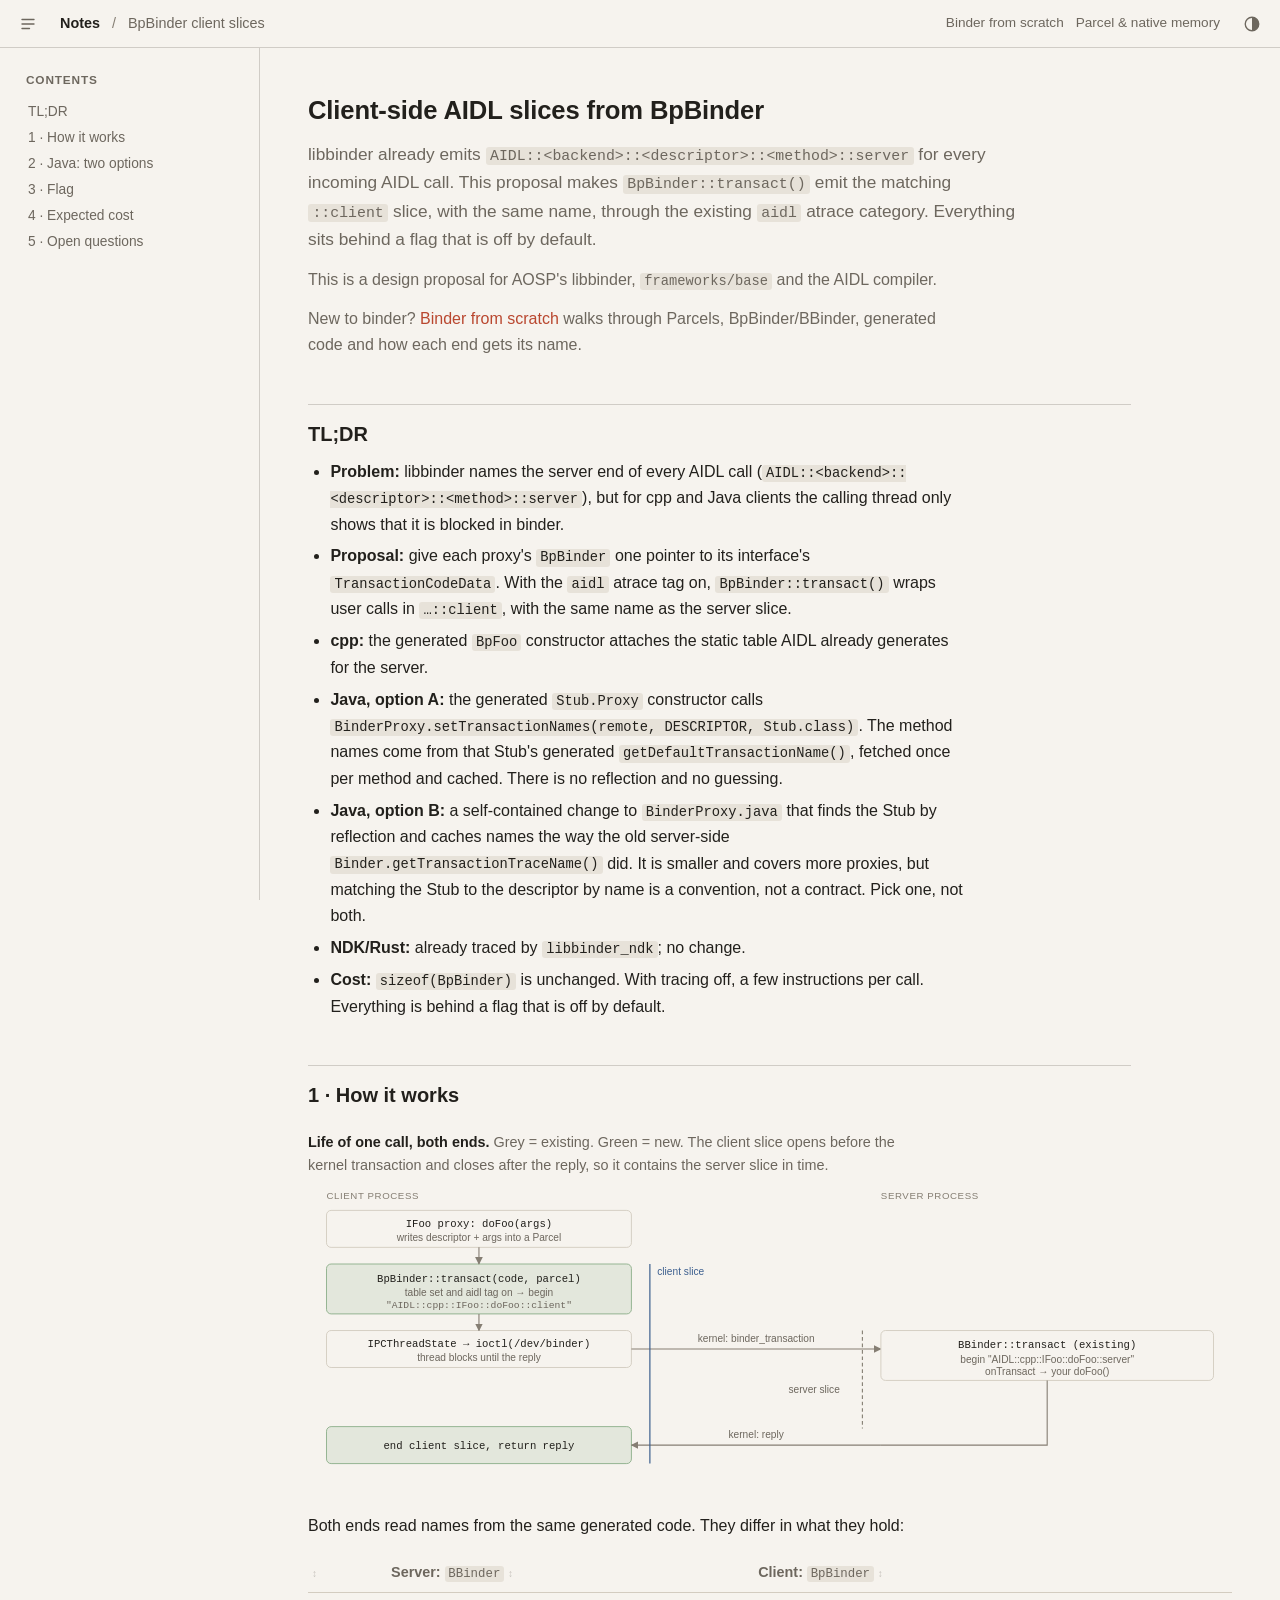
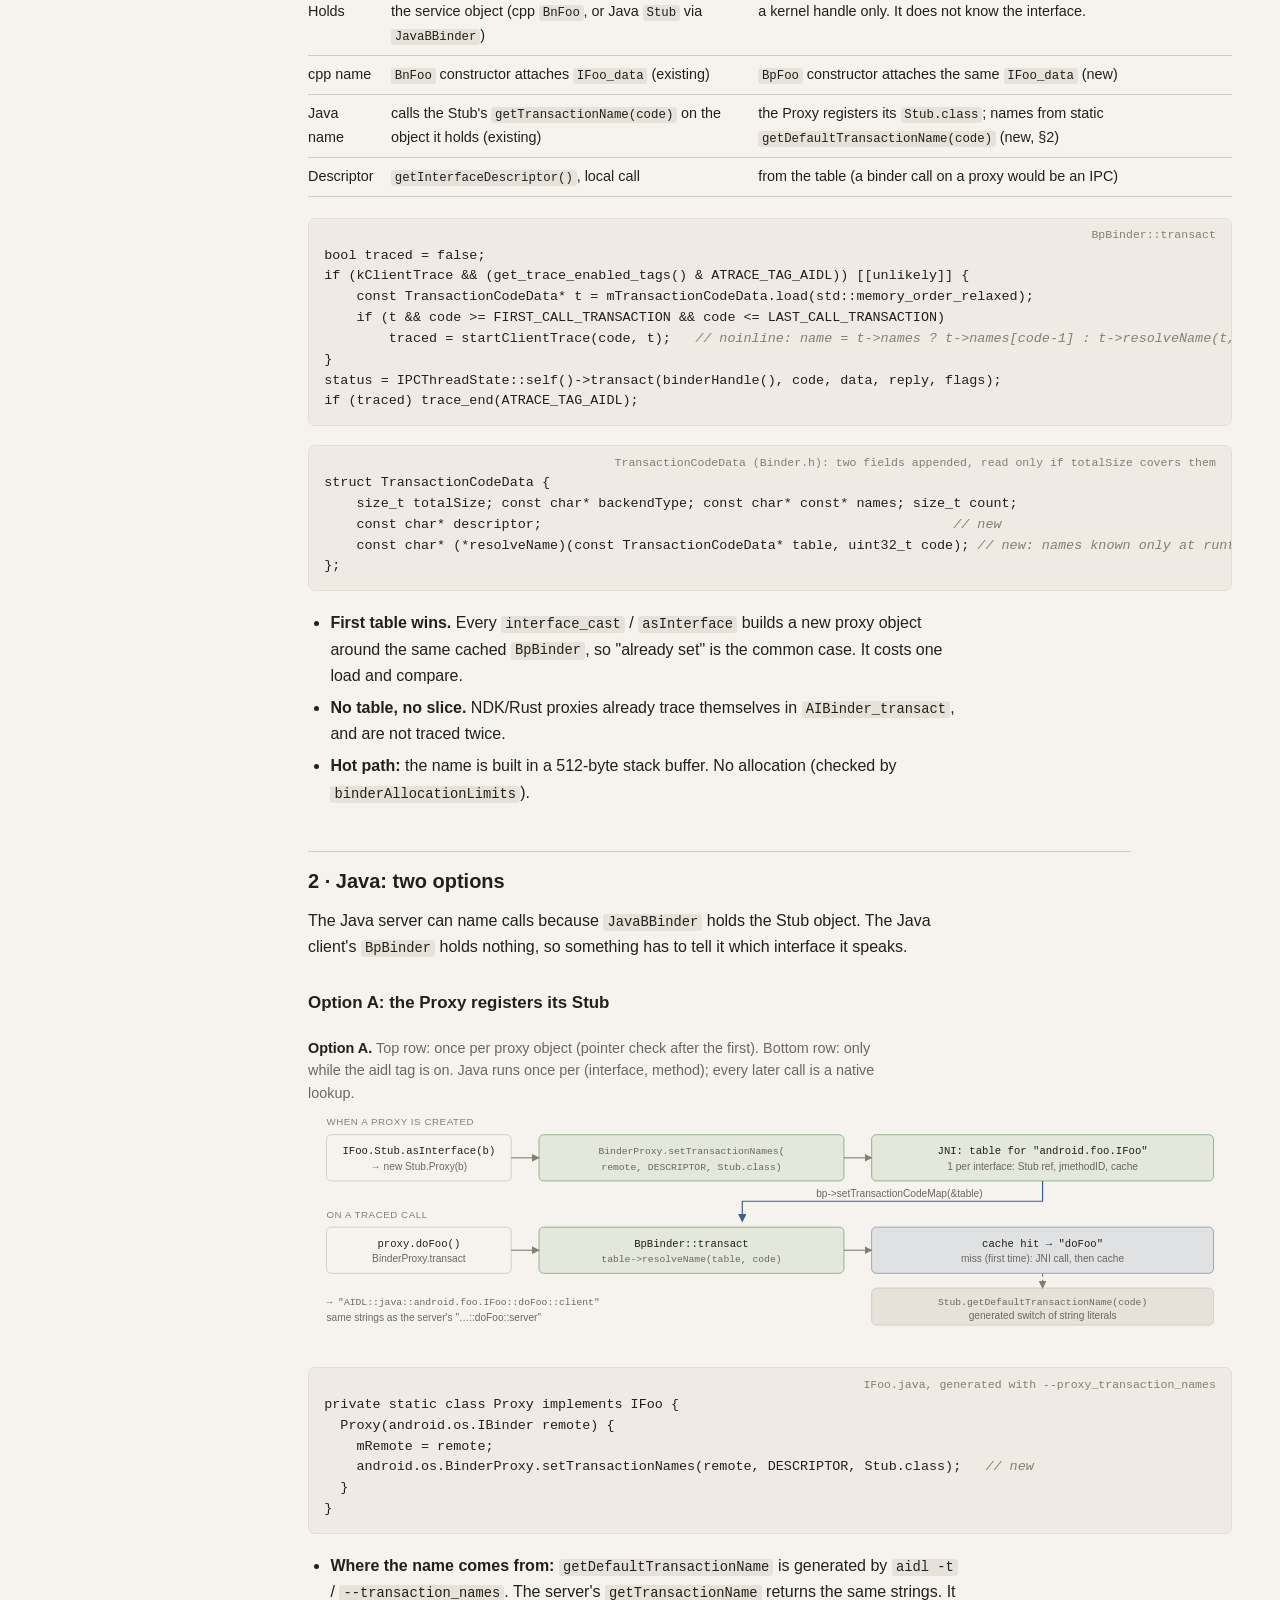
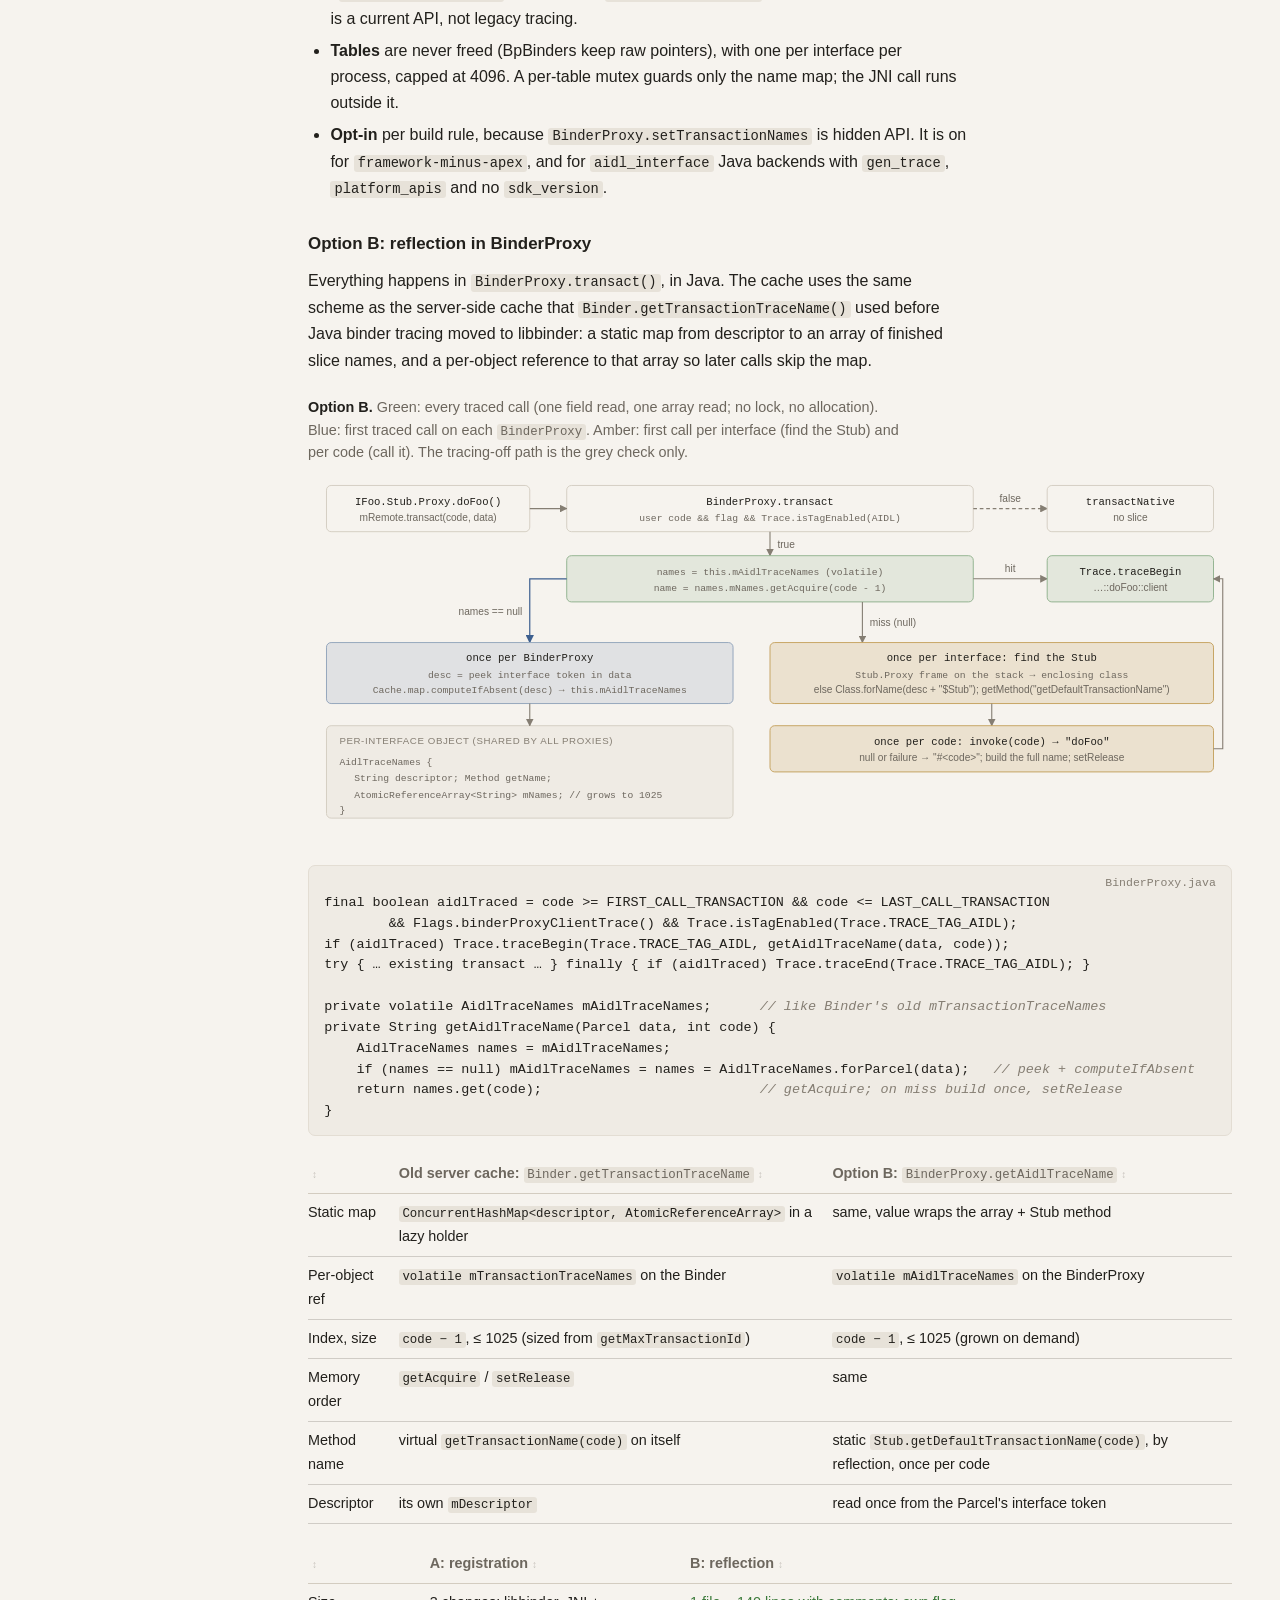
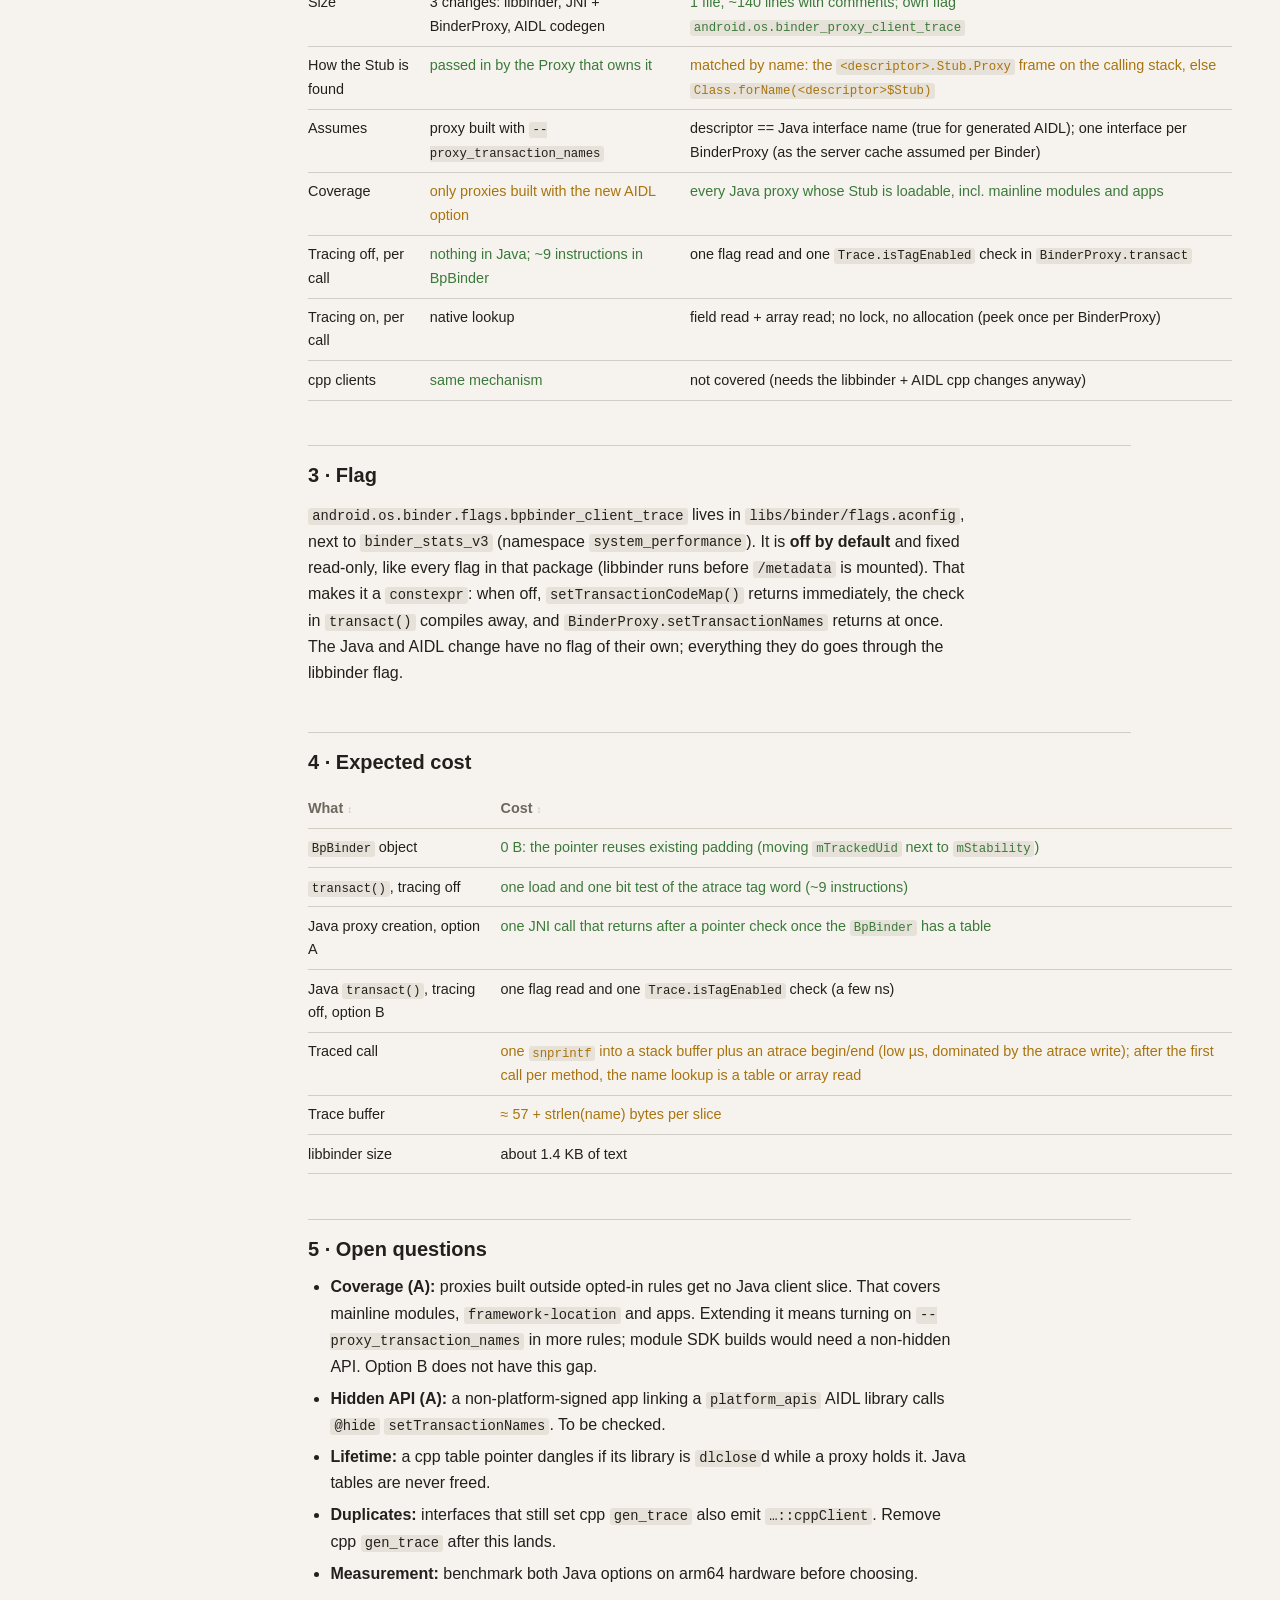
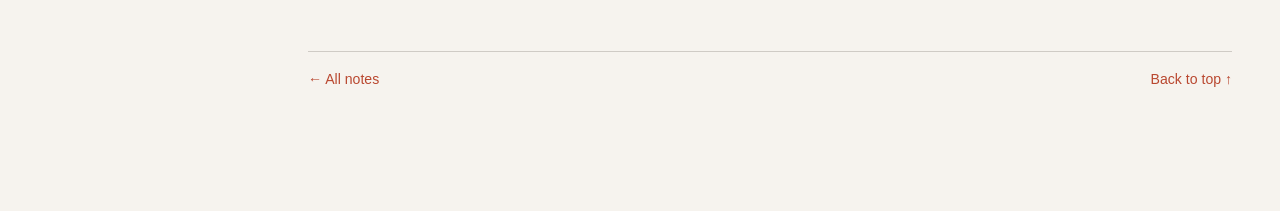
<file: binder_client_trace/index.html>
<!doctype html>
<html lang="en">
<head>
<meta charset="utf-8" />
<meta name="viewport" content="width=device-width, initial-scale=1" />
<title>Client-side AIDL slices from BpBinder</title>
<meta name="theme-color" content="#f6f3ee" media="(prefers-color-scheme: light)" />
<meta name="theme-color" content="#171614" media="(prefers-color-scheme: dark)" />
<link rel="icon" href="../assets/icon.svg" type="image/svg+xml" />
<link rel="stylesheet" href="../assets/site.css" />
<script src="../assets/site.js"></script>
<style>
details { margin: 12px 0; border: 1px solid var(--line, #ccc); border-radius: 6px; padding: 6px 12px; }
details > summary { cursor: pointer; color: var(--muted, #666); }
</style>
</head>
<body class="note">
<div class="progress" aria-hidden="true"><div class="progress-bar"></div></div>

<svg width="0" height="0" style="position:absolute">
  <defs>
    <marker id="ah"  viewBox="0 0 10 10" refX="9" refY="5" markerWidth="7" markerHeight="7" orient="auto-start-reverse"><path d="M0,0 L10,5 L0,10 z" class="mk"/></marker>
    <marker id="ahr" viewBox="0 0 10 10" refX="9" refY="5" markerWidth="7" markerHeight="7" orient="auto-start-reverse"><path d="M0,0 L10,5 L0,10 z" class="mkr"/></marker>
    <marker id="aha" viewBox="0 0 10 10" refX="9" refY="5" markerWidth="7" markerHeight="7" orient="auto-start-reverse"><path d="M0,0 L10,5 L0,10 z" class="mka"/></marker>
    <marker id="ahg" viewBox="0 0 10 10" refX="9" refY="5" markerWidth="7" markerHeight="7" orient="auto-start-reverse"><path d="M0,0 L10,5 L0,10 z" class="mkg"/></marker>
    <marker id="ahv" viewBox="0 0 10 10" refX="9" refY="5" markerWidth="7" markerHeight="7" orient="auto-start-reverse"><path d="M0,0 L10,5 L0,10 z" class="mkv"/></marker>
    <marker id="ahw" viewBox="0 0 10 10" refX="9" refY="5" markerWidth="7" markerHeight="7" orient="auto-start-reverse"><path d="M0,0 L10,5 L0,10 z" class="mkw"/></marker>
    <pattern id="hatch" width="6" height="6" patternUnits="userSpaceOnUse" patternTransform="rotate(45)"><line x1="0" y1="0" x2="0" y2="6" class="hatch-l"/></pattern>
    <pattern id="hatchr" width="6" height="6" patternUnits="userSpaceOnUse" patternTransform="rotate(45)"><line x1="0" y1="0" x2="0" y2="6" class="hatch-r"/></pattern>
  </defs>
</svg>

<header class="topbar">
  <button type="button" class="icon-btn" id="nav-btn" aria-controls="toc" aria-expanded="false" title="Contents"><svg viewBox="0 0 24 24" aria-hidden="true"><path d="M4 6h16M4 12h16M4 18h10"/></svg><span class="lbl">Contents</span></button>
  <a class="tb-home" href="../index.html">Notes</a>
  <span class="tb-sep" aria-hidden="true">/</span>
  <span class="tb-title" title="libbinder · Java · atrace · cost">BpBinder client slices</span>
  <span class="tb-spacer"></span>
  <a class="tb-x" href="basics.html">Binder from scratch</a>
  <a class="tb-x" href="../parcel_native_memory/index.html">Parcel &amp; native memory</a>
  <button type="button" class="icon-btn" id="theme-btn" title="Theme" aria-label="Theme"></button>
</header>

<nav id="toc" aria-label="Contents">
  <div class="h">Contents</div>
  <a href="#tldr">TL;DR</a>
  <a href="#how">1 · How it works</a>
  <a href="#java">2 · Java: two options</a>
  <a href="#flag">3 · Flag</a>
  <a href="#cost">4 · Expected cost</a>
  <a href="#open">5 · Open questions</a>
</nav>

<main id="top">
<h1>Client-side AIDL slices from BpBinder</h1>
<p class="lead">libbinder already emits <code>AIDL::&lt;backend&gt;::&lt;descriptor&gt;::&lt;method&gt;::server</code> for every incoming AIDL call. This proposal makes <code>BpBinder::transact()</code> emit the matching <code>::client</code> slice, with the same name, through the existing <code>aidl</code> atrace category. Everything sits behind a flag that is off by default.</p>
<p class="m">This is a design proposal for AOSP's libbinder, <code>frameworks/base</code> and the AIDL compiler.</p>
<p class="m">New to binder? <a href="basics.html">Binder from scratch</a> walks through Parcels, BpBinder/BBinder, generated code and how each end gets its name.</p>

<h2 id="tldr">TL;DR</h2>
<ul>
<li><b>Problem:</b> libbinder names the server end of every AIDL call (<code>AIDL::&lt;backend&gt;::&lt;descriptor&gt;::&lt;method&gt;::server</code>), but for cpp and Java clients the calling thread only shows that it is blocked in binder.</li>
<li><b>Proposal:</b> give each proxy's <code>BpBinder</code> one pointer to its interface's <code>TransactionCodeData</code>. With the <code>aidl</code> atrace tag on, <code>BpBinder::transact()</code> wraps user calls in <code>…::client</code>, with the same name as the server slice.</li>
<li><b>cpp:</b> the generated <code>BpFoo</code> constructor attaches the static table AIDL already generates for the server.</li>
<li><b>Java, option A:</b> the generated <code>Stub.Proxy</code> constructor calls <code>BinderProxy.setTransactionNames(remote, DESCRIPTOR, Stub.class)</code>. The method names come from that Stub's generated <code>getDefaultTransactionName()</code>, fetched once per method and cached. There is no reflection and no guessing.</li>
<li><b>Java, option B:</b> a self-contained change to <code>BinderProxy.java</code> that finds the Stub by reflection and caches names the way the old server-side <code>Binder.getTransactionTraceName()</code> did. It is smaller and covers more proxies, but matching the Stub to the descriptor by name is a convention, not a contract. Pick one, not both.</li>
<li><b>NDK/Rust:</b> already traced by <code>libbinder_ndk</code>; no change.</li>
<li><b>Cost:</b> <code>sizeof(BpBinder)</code> is unchanged. With tracing off, a few instructions per call. Everything is behind a flag that is off by default.</li>
</ul>

<h2 id="how">1 · How it works</h2>
<figure>
<figcaption><b>Life of one call, both ends.</b> Grey = existing. Green = new. The client slice opens before the kernel transaction and closes after the reply, so it contains the server slice in time.</figcaption>
<svg viewBox="0 0 1000 330" role="img" aria-label="Life of a transaction">
  <text x="20" y="22" class="th">client process</text>
  <text x="620" y="22" class="th">server process</text>
  <rect x="20" y="34" width="330" height="40" rx="5" class="b0"/><text x="185" y="52" text-anchor="middle" class="tm">IFoo proxy: doFoo(args)</text><text x="185" y="67" text-anchor="middle" class="ts">writes descriptor + args into a Parcel</text>
  <rect x="20" y="92" width="330" height="54" rx="5" class="bg"/><text x="185" y="111" text-anchor="middle" class="tm">BpBinder::transact(code, parcel)</text><text x="185" y="127" text-anchor="middle" class="ts">table set and aidl tag on → begin</text><text x="185" y="140" text-anchor="middle" class="tms">"AIDL::cpp::IFoo::doFoo::client"</text>
  <rect x="20" y="164" width="330" height="40" rx="5" class="b0"/><text x="185" y="182" text-anchor="middle" class="tm">IPCThreadState → ioctl(/dev/binder)</text><text x="185" y="197" text-anchor="middle" class="ts">thread blocks until the reply</text>
  <rect x="20" y="268" width="330" height="40" rx="5" class="bg"/><text x="185" y="292" text-anchor="middle" class="tm">end client slice, return reply</text>
  <path d="M185,74 L185,92" class="ln" marker-end="url(#ah)"/><path d="M185,146 L185,164" class="ln" marker-end="url(#ah)"/>
  <path d="M350,184 L620,184" class="ln" marker-end="url(#ah)"/><text x="485" y="176" text-anchor="middle" class="ts">kernel: binder_transaction</text>
  <rect x="620" y="164" width="360" height="54" rx="5" class="b0"/><text x="800" y="183" text-anchor="middle" class="tm">BBinder::transact (existing)</text><text x="800" y="199" text-anchor="middle" class="ts">begin "AIDL::cpp::IFoo::doFoo::server"</text><text x="800" y="212" text-anchor="middle" class="ts">onTransact → your doFoo()</text>
  <path d="M620,288 L350,288" class="ln" marker-end="url(#ah)"/><text x="485" y="280" text-anchor="middle" class="ts">kernel: reply</text>
  <path d="M800,218 L800,288 L620,288" class="ln"/>
  <line x1="370" y1="92" x2="370" y2="308" class="lna"/><text x="378" y="104" class="ts ta">client slice</text>
  <line x1="600" y1="164" x2="600" y2="270" class="ln dash"/><text x="520" y="232" class="ts">server slice</text>
</svg>
</figure>

<p>Both ends read names from the same generated code. They differ in what they hold:</p>
<table>
<tr><th></th><th>Server: <code>BBinder</code></th><th>Client: <code>BpBinder</code></th></tr>
<tr><td>Holds</td><td>the service object (cpp <code>BnFoo</code>, or Java <code>Stub</code> via <code>JavaBBinder</code>)</td><td>a kernel handle only. It does not know the interface.</td></tr>
<tr><td>cpp name</td><td><code>BnFoo</code> constructor attaches <code>IFoo_data</code> (existing)</td><td><code>BpFoo</code> constructor attaches the same <code>IFoo_data</code> (new)</td></tr>
<tr><td>Java name</td><td>calls the Stub's <code>getTransactionName(code)</code> on the object it holds (existing)</td><td>the Proxy registers its <code>Stub.class</code>; names from static <code>getDefaultTransactionName(code)</code> (new, §2)</td></tr>
<tr><td>Descriptor</td><td><code>getInterfaceDescriptor()</code>, local call</td><td>from the table (a binder call on a proxy would be an IPC)</td></tr>
</table>

<pre><code><span class="src">BpBinder::transact</span>bool traced = false;
if (kClientTrace &amp;&amp; (get_trace_enabled_tags() &amp; ATRACE_TAG_AIDL)) [[unlikely]] {
    const TransactionCodeData* t = mTransactionCodeData.load(std::memory_order_relaxed);
    if (t &amp;&amp; code &gt;= FIRST_CALL_TRANSACTION &amp;&amp; code &lt;= LAST_CALL_TRANSACTION)
        traced = startClientTrace(code, t);   <span class="c">// noinline: name = t-&gt;names ? t-&gt;names[code-1] : t-&gt;resolveName(t, code)</span>
}
status = IPCThreadState::self()-&gt;transact(binderHandle(), code, data, reply, flags);
if (traced) trace_end(ATRACE_TAG_AIDL);</code></pre>
<pre><code><span class="src">TransactionCodeData (Binder.h): two fields appended, read only if totalSize covers them</span>struct TransactionCodeData {
    size_t totalSize; const char* backendType; const char* const* names; size_t count;
    const char* descriptor;                                                   <span class="c">// new</span>
    const char* (*resolveName)(const TransactionCodeData* table, uint32_t code); <span class="c">// new: names known only at runtime (Java)</span>
};</code></pre>
<ul>
<li><b>First table wins.</b> Every <code>interface_cast</code> / <code>asInterface</code> builds a new proxy object around the same cached <code>BpBinder</code>, so "already set" is the common case. It costs one load and compare.</li>
<li><b>No table, no slice.</b> NDK/Rust proxies already trace themselves in <code>AIBinder_transact</code>, and are not traced twice.</li>
<li><b>Hot path:</b> the name is built in a 512-byte stack buffer. No allocation (checked by <code>binderAllocationLimits</code>).</li>
</ul>

<h2 id="java">2 · Java: two options</h2>
<p>The Java server can name calls because <code>JavaBBinder</code> holds the Stub object. The Java client's <code>BpBinder</code> holds nothing, so something has to tell it which interface it speaks.</p>

<h3>Option A: the Proxy registers its Stub</h3>
<figure>
<figcaption><b>Option A.</b> Top row: once per proxy object (pointer check after the first). Bottom row: only while the aidl tag is on. Java runs once per (interface, method); every later call is a native lookup.</figcaption>
<svg viewBox="0 0 1000 250" role="img" aria-label="Option A">
  <text x="20" y="20" class="th">when a proxy is created</text>
  <rect x="20" y="30" width="200" height="50" rx="5" class="b0"/><text x="120" y="51" text-anchor="middle" class="tm">IFoo.Stub.asInterface(b)</text><text x="120" y="68" text-anchor="middle" class="ts">→ new Stub.Proxy(b)</text>
  <rect x="250" y="30" width="330" height="50" rx="5" class="bg"/><text x="415" y="51" text-anchor="middle" class="tms">BinderProxy.setTransactionNames(</text><text x="415" y="68" text-anchor="middle" class="tms">  remote, DESCRIPTOR, Stub.class)</text>
  <rect x="610" y="30" width="370" height="50" rx="5" class="bg"/><text x="795" y="51" text-anchor="middle" class="tm">JNI: table for "android.foo.IFoo"</text><text x="795" y="68" text-anchor="middle" class="ts">1 per interface: Stub ref, jmethodID, cache</text>
  <path d="M220,55 L250,55" class="ln" marker-end="url(#ah)"/><path d="M580,55 L610,55" class="ln" marker-end="url(#ah)"/>
  <path d="M795,80 L795,102 L470,102 L470,124" class="lna" marker-end="url(#aha)"/><text x="640" y="97" text-anchor="middle" class="ts">bp-&gt;setTransactionCodeMap(&amp;table)</text>
  <text x="20" y="120" class="th">on a traced call</text>
  <rect x="20" y="130" width="200" height="50" rx="5" class="b0"/><text x="120" y="151" text-anchor="middle" class="tm">proxy.doFoo()</text><text x="120" y="168" text-anchor="middle" class="ts">BinderProxy.transact</text>
  <rect x="250" y="130" width="330" height="50" rx="5" class="bg"/><text x="415" y="151" text-anchor="middle" class="tm">BpBinder::transact</text><text x="415" y="168" text-anchor="middle" class="tms">table-&gt;resolveName(table, code)</text>
  <rect x="610" y="130" width="370" height="50" rx="5" class="ba"/><text x="795" y="151" text-anchor="middle" class="tm">cache hit → "doFoo"</text><text x="795" y="168" text-anchor="middle" class="ts">miss (first time): JNI call, then cache</text>
  <path d="M220,155 L250,155" class="ln" marker-end="url(#ah)"/><path d="M580,155 L610,155" class="ln" marker-end="url(#ah)"/>
  <rect x="610" y="196" width="370" height="40" rx="5" class="b2"/><text x="795" y="214" text-anchor="middle" class="tms">Stub.getDefaultTransactionName(code)</text><text x="795" y="229" text-anchor="middle" class="ts">generated switch of string literals</text>
  <path d="M795,180 L795,196" class="ln dash" marker-end="url(#ah)"/>
  <text x="20" y="214" class="tms">→ "AIDL::java::android.foo.IFoo::doFoo::client"</text>
  <text x="20" y="232" class="ts">same strings as the server's "…::doFoo::server"</text>
</svg>
</figure>
<pre><code><span class="src">IFoo.java, generated with --proxy_transaction_names</span>private static class Proxy implements IFoo {
  Proxy(android.os.IBinder remote) {
    mRemote = remote;
    android.os.BinderProxy.setTransactionNames(remote, DESCRIPTOR, Stub.class);   <span class="c">// new</span>
  }
}</code></pre>
<ul>
<li><b>Where the name comes from:</b> <code>getDefaultTransactionName</code> is generated by <code>aidl -t</code> / <code>--transaction_names</code>. The server's <code>getTransactionName</code> returns the same strings. It is a current API, not legacy tracing.</li>
<li><b>Tables</b> are never freed (BpBinders keep raw pointers), with one per interface per process, capped at 4096. A per-table mutex guards only the name map; the JNI call runs outside it.</li>
<li><b>Opt-in</b> per build rule, because <code>BinderProxy.setTransactionNames</code> is hidden API. It is on for <code>framework-minus-apex</code>, and for <code>aidl_interface</code> Java backends with <code>gen_trace</code>, <code>platform_apis</code> and no <code>sdk_version</code>.</li>
</ul>

<h3>Option B: reflection in BinderProxy</h3>
<p>Everything happens in <code>BinderProxy.transact()</code>, in Java. The cache uses the same scheme as the server-side cache that <code>Binder.getTransactionTraceName()</code> used before Java binder tracing moved to libbinder: a static map from descriptor to an array of finished slice names, and a per-object reference to that array so later calls skip the map.</p>
<figure>
<figcaption><b>Option B.</b> Green: every traced call (one field read, one array read; no lock, no allocation). Blue: first traced call on each <code>BinderProxy</code>. Amber: first call per interface (find the Stub) and per code (call it). The tracing-off path is the grey check only.</figcaption>
<svg viewBox="0 0 1000 400" role="img" aria-label="Option B">
  <rect x="20" y="20" width="220" height="50" rx="5" class="b0"/><text x="130" y="41" text-anchor="middle" class="tm">IFoo.Stub.Proxy.doFoo()</text><text x="130" y="58" text-anchor="middle" class="ts">mRemote.transact(code, data)</text>
  <rect x="280" y="20" width="440" height="50" rx="5" class="b0"/><text x="500" y="41" text-anchor="middle" class="tm">BinderProxy.transact</text><text x="500" y="58" text-anchor="middle" class="tms">user code &amp;&amp; flag &amp;&amp; Trace.isTagEnabled(AIDL)</text>
  <path d="M240,45 L280,45" class="ln" marker-end="url(#ah)"/>
  <path d="M720,45 L800,45" class="ln dash" marker-end="url(#ah)"/><text x="760" y="38" text-anchor="middle" class="ts">false</text>
  <rect x="800" y="20" width="180" height="50" rx="5" class="b0"/><text x="890" y="41" text-anchor="middle" class="tm">transactNative</text><text x="890" y="58" text-anchor="middle" class="ts">no slice</text>
  <path d="M500,70 L500,96" class="ln" marker-end="url(#ah)"/><text x="508" y="88" class="ts">true</text>

  <rect x="280" y="96" width="440" height="50" rx="5" class="bg"/><text x="500" y="117" text-anchor="middle" class="tms">names = this.mAidlTraceNames   (volatile)</text><text x="500" y="134" text-anchor="middle" class="tms">name = names.mNames.getAcquire(code - 1)</text>
  <path d="M720,121 L800,121" class="ln" marker-end="url(#ah)"/><text x="760" y="114" text-anchor="middle" class="ts">hit</text>
  <rect x="800" y="96" width="180" height="50" rx="5" class="bg"/><text x="890" y="117" text-anchor="middle" class="tm">Trace.traceBegin</text><text x="890" y="134" text-anchor="middle" class="ts">…::doFoo::client</text>

  <path d="M280,121 L240,121 L240,190" class="lna" marker-end="url(#aha)"/><text x="232" y="160" text-anchor="end" class="ts">names == null</text>
  <rect x="20" y="190" width="440" height="66" rx="5" class="ba"/><text x="240" y="210" text-anchor="middle" class="tm">once per BinderProxy</text><text x="240" y="228" text-anchor="middle" class="tms">desc = peek interface token in data</text><text x="240" y="245" text-anchor="middle" class="tms">Cache.map.computeIfAbsent(desc) → this.mAidlTraceNames</text>

  <path d="M600,146 L600,190" class="ln" marker-end="url(#ah)"/><text x="608" y="172" class="ts">miss (null)</text>
  <rect x="500" y="190" width="480" height="66" rx="5" class="bw"/><text x="740" y="210" text-anchor="middle" class="tm">once per interface: find the Stub</text><text x="740" y="228" text-anchor="middle" class="tms">Stub.Proxy frame on the stack → enclosing class</text><text x="740" y="245" text-anchor="middle" class="ts">else Class.forName(desc + "$Stub"); getMethod("getDefaultTransactionName")</text>
  <path d="M740,256 L740,280" class="ln" marker-end="url(#ah)"/>
  <rect x="500" y="280" width="480" height="50" rx="5" class="bw"/><text x="740" y="301" text-anchor="middle" class="tm">once per code: invoke(code) → "doFoo"</text><text x="740" y="318" text-anchor="middle" class="ts">null or failure → "#&lt;code&gt;"; build the full name; setRelease</text>
  <path d="M980,305 L990,305 L990,121 L980,121" class="ln" marker-end="url(#ah)"/>

  <rect x="20" y="280" width="440" height="100" rx="5" class="b"/>
  <text x="34" y="300" class="th">per-interface object (shared by all proxies)</text>
  <text x="34" y="322" class="tms">AidlTraceNames {</text>
  <text x="50" y="340" class="tms">String descriptor; Method getName;</text>
  <text x="50" y="358" class="tms">AtomicReferenceArray&lt;String&gt; mNames;  // grows to 1025</text>
  <text x="34" y="374" class="tms">}</text>
  <path d="M240,256 L240,280" class="ln" marker-end="url(#ah)"/>
</svg>
</figure>
<pre><code><span class="src">BinderProxy.java</span>final boolean aidlTraced = code &gt;= FIRST_CALL_TRANSACTION &amp;&amp; code &lt;= LAST_CALL_TRANSACTION
        &amp;&amp; Flags.binderProxyClientTrace() &amp;&amp; Trace.isTagEnabled(Trace.TRACE_TAG_AIDL);
if (aidlTraced) Trace.traceBegin(Trace.TRACE_TAG_AIDL, getAidlTraceName(data, code));
try { … existing transact … } finally { if (aidlTraced) Trace.traceEnd(Trace.TRACE_TAG_AIDL); }

private volatile AidlTraceNames mAidlTraceNames;      <span class="c">// like Binder's old mTransactionTraceNames</span>
private String getAidlTraceName(Parcel data, int code) {
    AidlTraceNames names = mAidlTraceNames;
    if (names == null) mAidlTraceNames = names = AidlTraceNames.forParcel(data);   <span class="c">// peek + computeIfAbsent</span>
    return names.get(code);                           <span class="c">// getAcquire; on miss build once, setRelease</span>
}</code></pre>
<table>
<tr><th></th><th>Old server cache: <code>Binder.getTransactionTraceName</code></th><th>Option B: <code>BinderProxy.getAidlTraceName</code></th></tr>
<tr><td>Static map</td><td><code>ConcurrentHashMap&lt;descriptor, AtomicReferenceArray&gt;</code> in a lazy holder</td><td>same, value wraps the array + Stub method</td></tr>
<tr><td>Per-object ref</td><td><code>volatile mTransactionTraceNames</code> on the Binder</td><td><code>volatile mAidlTraceNames</code> on the BinderProxy</td></tr>
<tr><td>Index, size</td><td><code>code − 1</code>, ≤ 1025 (sized from <code>getMaxTransactionId</code>)</td><td><code>code − 1</code>, ≤ 1025 (grown on demand)</td></tr>
<tr><td>Memory order</td><td><code>getAcquire</code> / <code>setRelease</code></td><td>same</td></tr>
<tr><td>Method name</td><td>virtual <code>getTransactionName(code)</code> on itself</td><td>static <code>Stub.getDefaultTransactionName(code)</code>, by reflection, once per code</td></tr>
<tr><td>Descriptor</td><td>its own <code>mDescriptor</code></td><td>read once from the Parcel's interface token</td></tr>
</table>
<table>
<tr><th></th><th>A: registration</th><th>B: reflection</th></tr>
<tr><td>Size</td><td>3 changes: libbinder, JNI + BinderProxy, AIDL codegen</td><td class="good">1 file, ~140 lines with comments; own flag <code>android.os.binder_proxy_client_trace</code></td></tr>
<tr><td>How the Stub is found</td><td class="good">passed in by the Proxy that owns it</td><td class="warn">matched by name: the <code>&lt;descriptor&gt;.Stub.Proxy</code> frame on the calling stack, else <code>Class.forName(&lt;descriptor&gt;$Stub)</code></td></tr>
<tr><td>Assumes</td><td>proxy built with <code>--proxy_transaction_names</code></td><td>descriptor == Java interface name (true for generated AIDL); one interface per BinderProxy (as the server cache assumed per Binder)</td></tr>
<tr><td>Coverage</td><td class="warn">only proxies built with the new AIDL option</td><td class="good">every Java proxy whose Stub is loadable, incl. mainline modules and apps</td></tr>
<tr><td>Tracing off, per call</td><td class="good">nothing in Java; ~9 instructions in BpBinder</td><td>one flag read and one <code>Trace.isTagEnabled</code> check in <code>BinderProxy.transact</code></td></tr>
<tr><td>Tracing on, per call</td><td>native lookup</td><td>field read + array read; no lock, no allocation (peek once per BinderProxy)</td></tr>
<tr><td>cpp clients</td><td class="good">same mechanism</td><td>not covered (needs the libbinder + AIDL cpp changes anyway)</td></tr>
</table>


<h2 id="flag">3 · Flag</h2>
<p><code>android.os.binder.flags.bpbinder_client_trace</code> lives in <code>libs/binder/flags.aconfig</code>, next to <code>binder_stats_v3</code> (namespace <code>system_performance</code>). It is <b>off by default</b> and fixed read-only, like every flag in that package (libbinder runs before <code>/metadata</code> is mounted). That makes it a <code>constexpr</code>: when off, <code>setTransactionCodeMap()</code> returns immediately, the check in <code>transact()</code> compiles away, and <code>BinderProxy.setTransactionNames</code> returns at once. The Java and AIDL change have no flag of their own; everything they do goes through the libbinder flag.</p>

<h2 id="cost">4 · Expected cost</h2>
<table>
<tr><th>What</th><th>Cost</th></tr>
<tr><td><code>BpBinder</code> object</td><td class="good">0 B: the pointer reuses existing padding (moving <code>mTrackedUid</code> next to <code>mStability</code>)</td></tr>
<tr><td><code>transact()</code>, tracing off</td><td class="good">one load and one bit test of the atrace tag word (~9 instructions)</td></tr>
<tr><td>Java proxy creation, option A</td><td class="good">one JNI call that returns after a pointer check once the <code>BpBinder</code> has a table</td></tr>
<tr><td>Java <code>transact()</code>, tracing off, option B</td><td>one flag read and one <code>Trace.isTagEnabled</code> check (a few ns)</td></tr>
<tr><td>Traced call</td><td class="warn">one <code>snprintf</code> into a stack buffer plus an atrace begin/end (low µs, dominated by the atrace write); after the first call per method, the name lookup is a table or array read</td></tr>
<tr><td>Trace buffer</td><td class="warn">≈ 57 + strlen(name) bytes per slice</td></tr>
<tr><td>libbinder size</td><td>about 1.4 KB of text</td></tr>
</table>
<h2 id="open">5 · Open questions</h2>
<ul>
<li><b>Coverage (A):</b> proxies built outside opted-in rules get no Java client slice. That covers mainline modules, <code>framework-location</code> and apps. Extending it means turning on <code>--proxy_transaction_names</code> in more rules; module SDK builds would need a non-hidden API. Option B does not have this gap.</li>
<li><b>Hidden API (A):</b> a non-platform-signed app linking a <code>platform_apis</code> AIDL library calls <code>@hide</code> <code>setTransactionNames</code>. To be checked.</li>
<li><b>Lifetime:</b> a cpp table pointer dangles if its library is <code>dlclose</code>d while a proxy holds it. Java tables are never freed.</li>
<li><b>Duplicates:</b> interfaces that still set cpp <code>gen_trace</code> also emit <code>…::cppClient</code>. Remove cpp <code>gen_trace</code> after this lands.</li>
<li><b>Measurement:</b> benchmark both Java options on arm64 hardware before choosing.</li>
</ul>


<footer class="site-foot">
  <a href="../index.html">&larr; All notes</a>
  <a href="#top">Back to top &uarr;</a>
</footer>
</main>
</body>
</html>
</file>
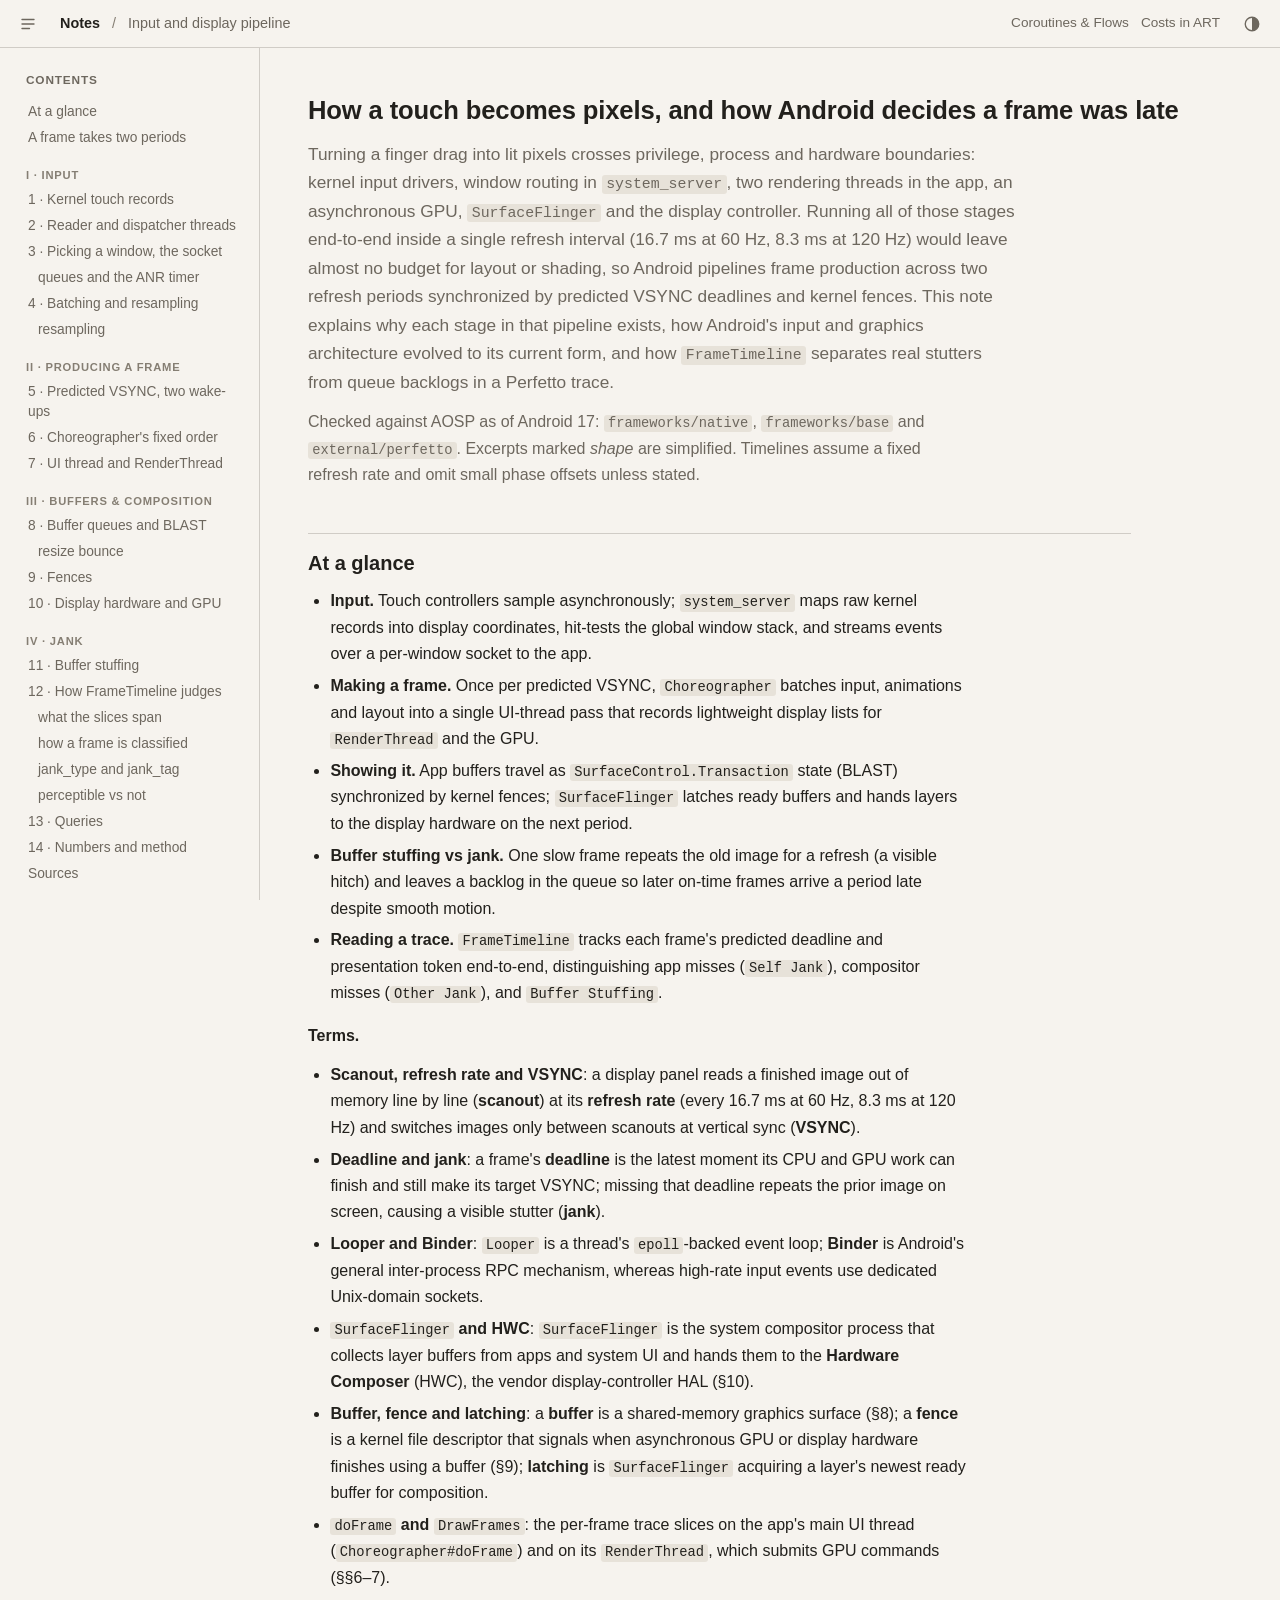
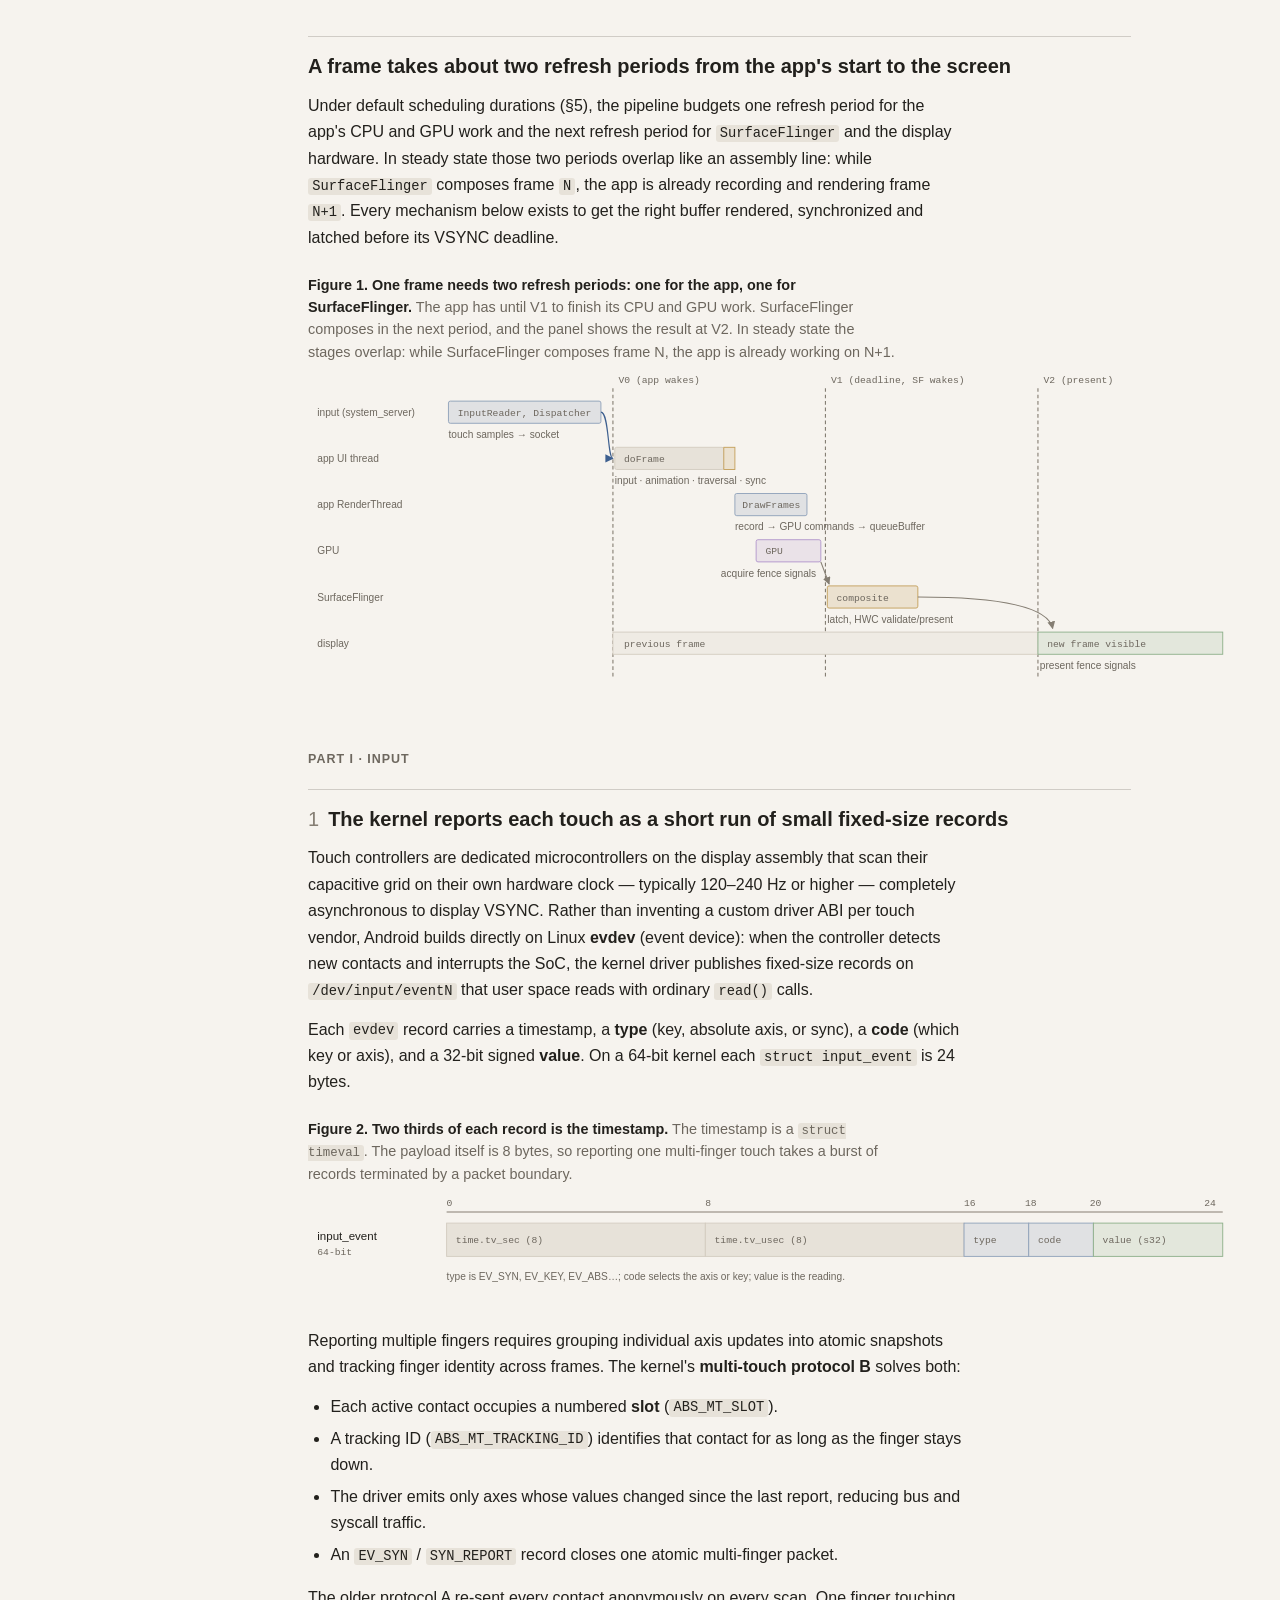
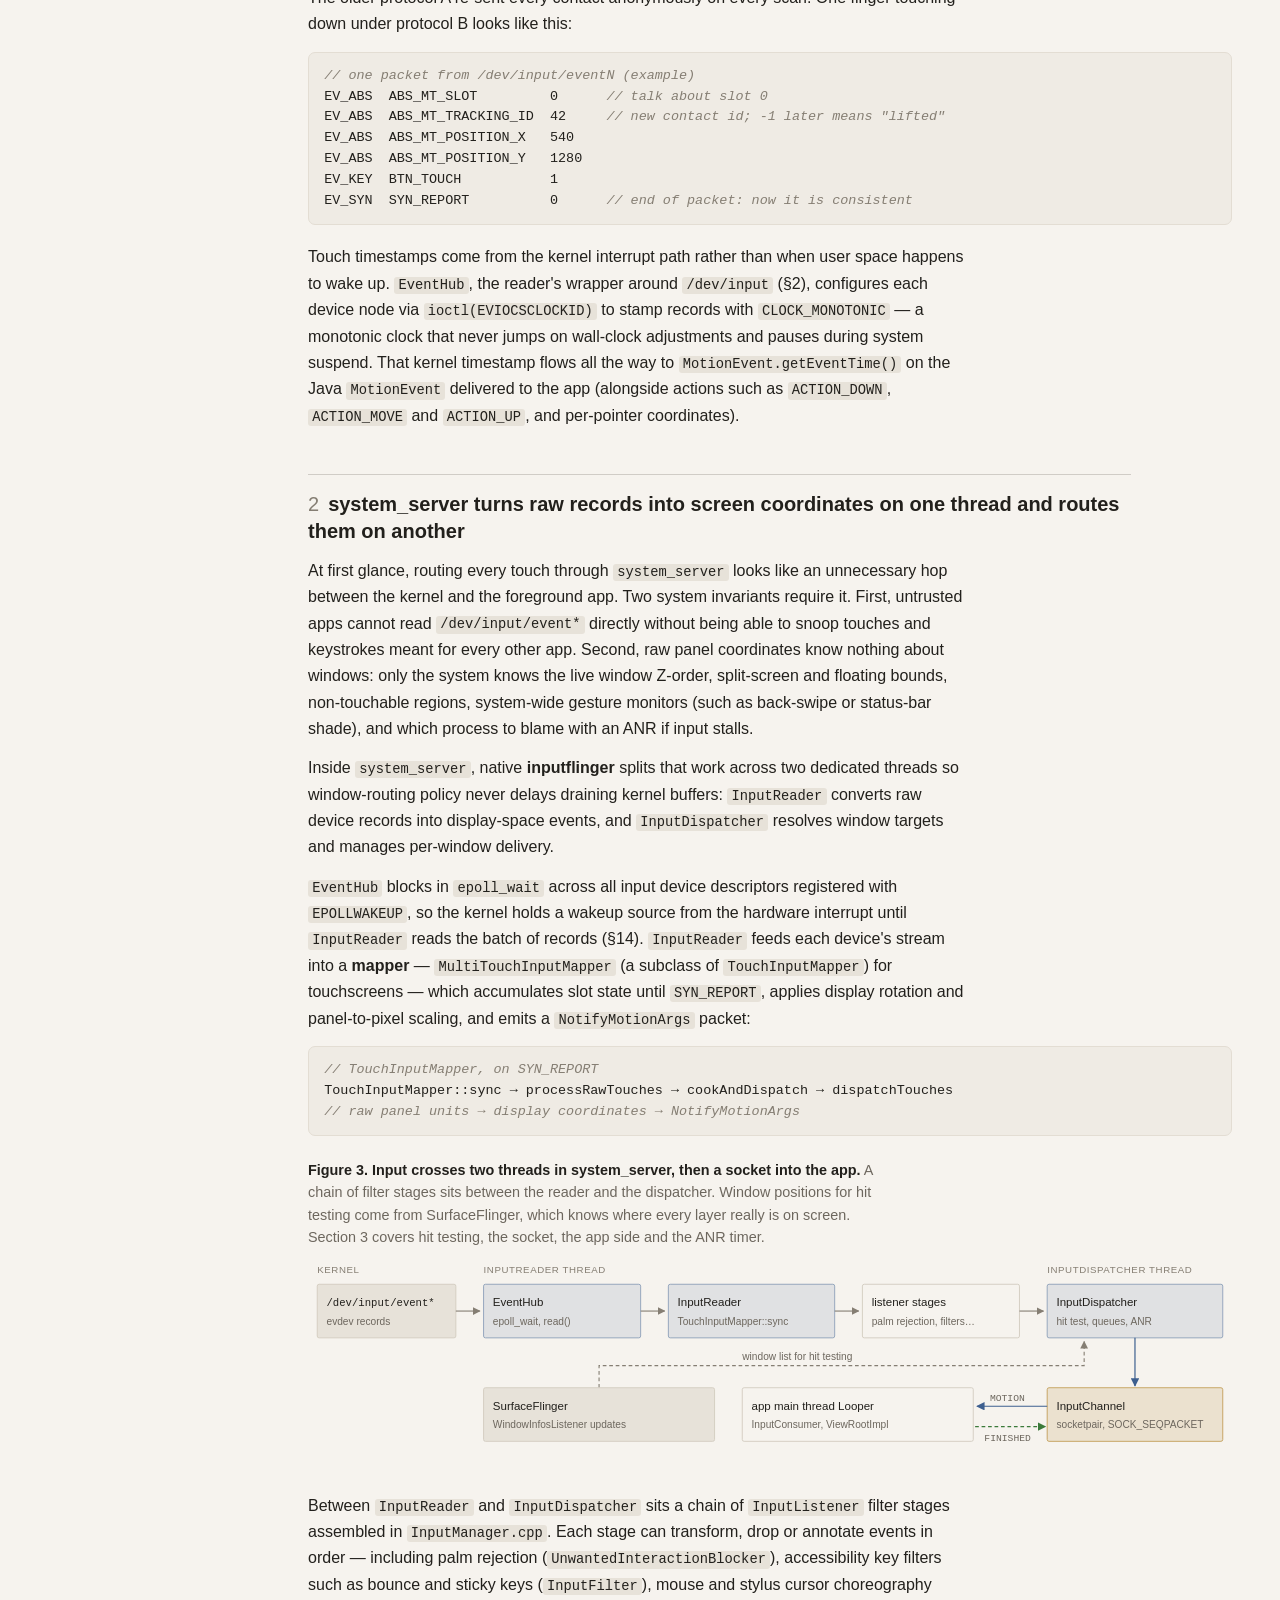
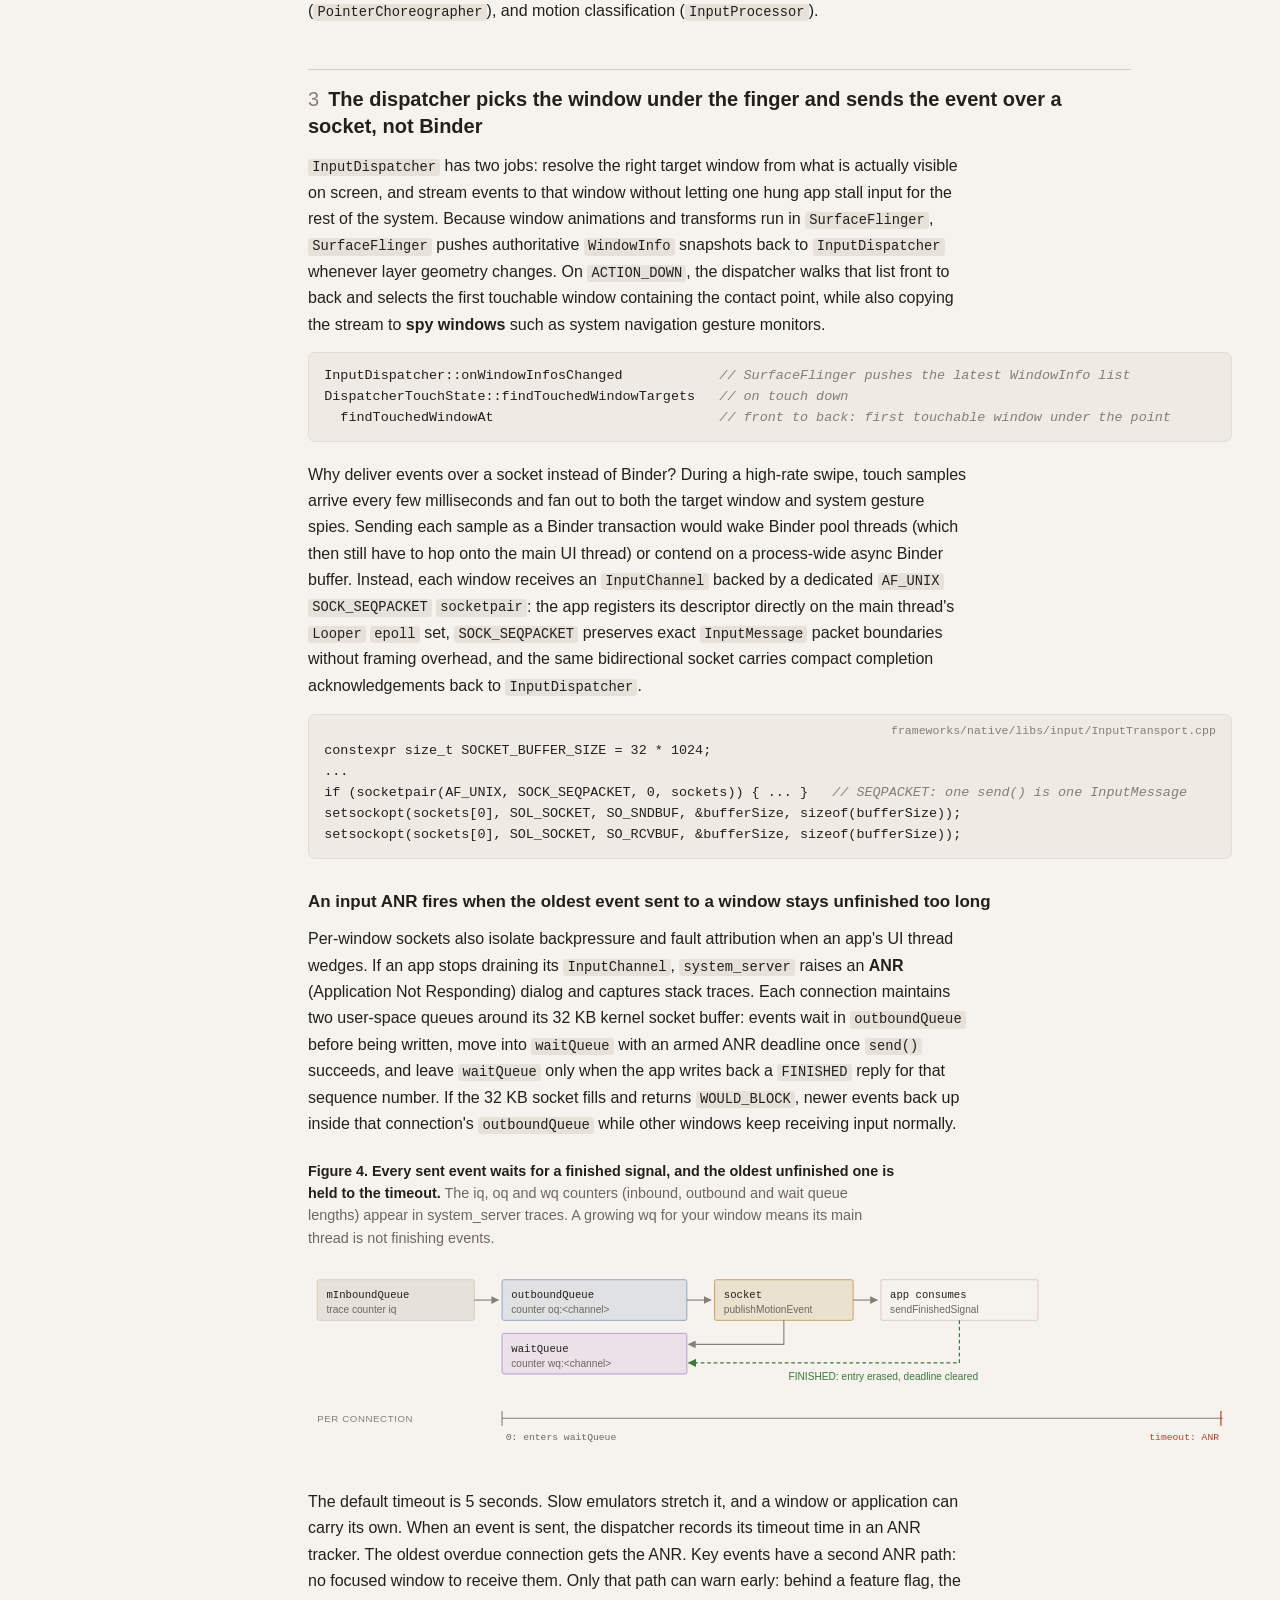
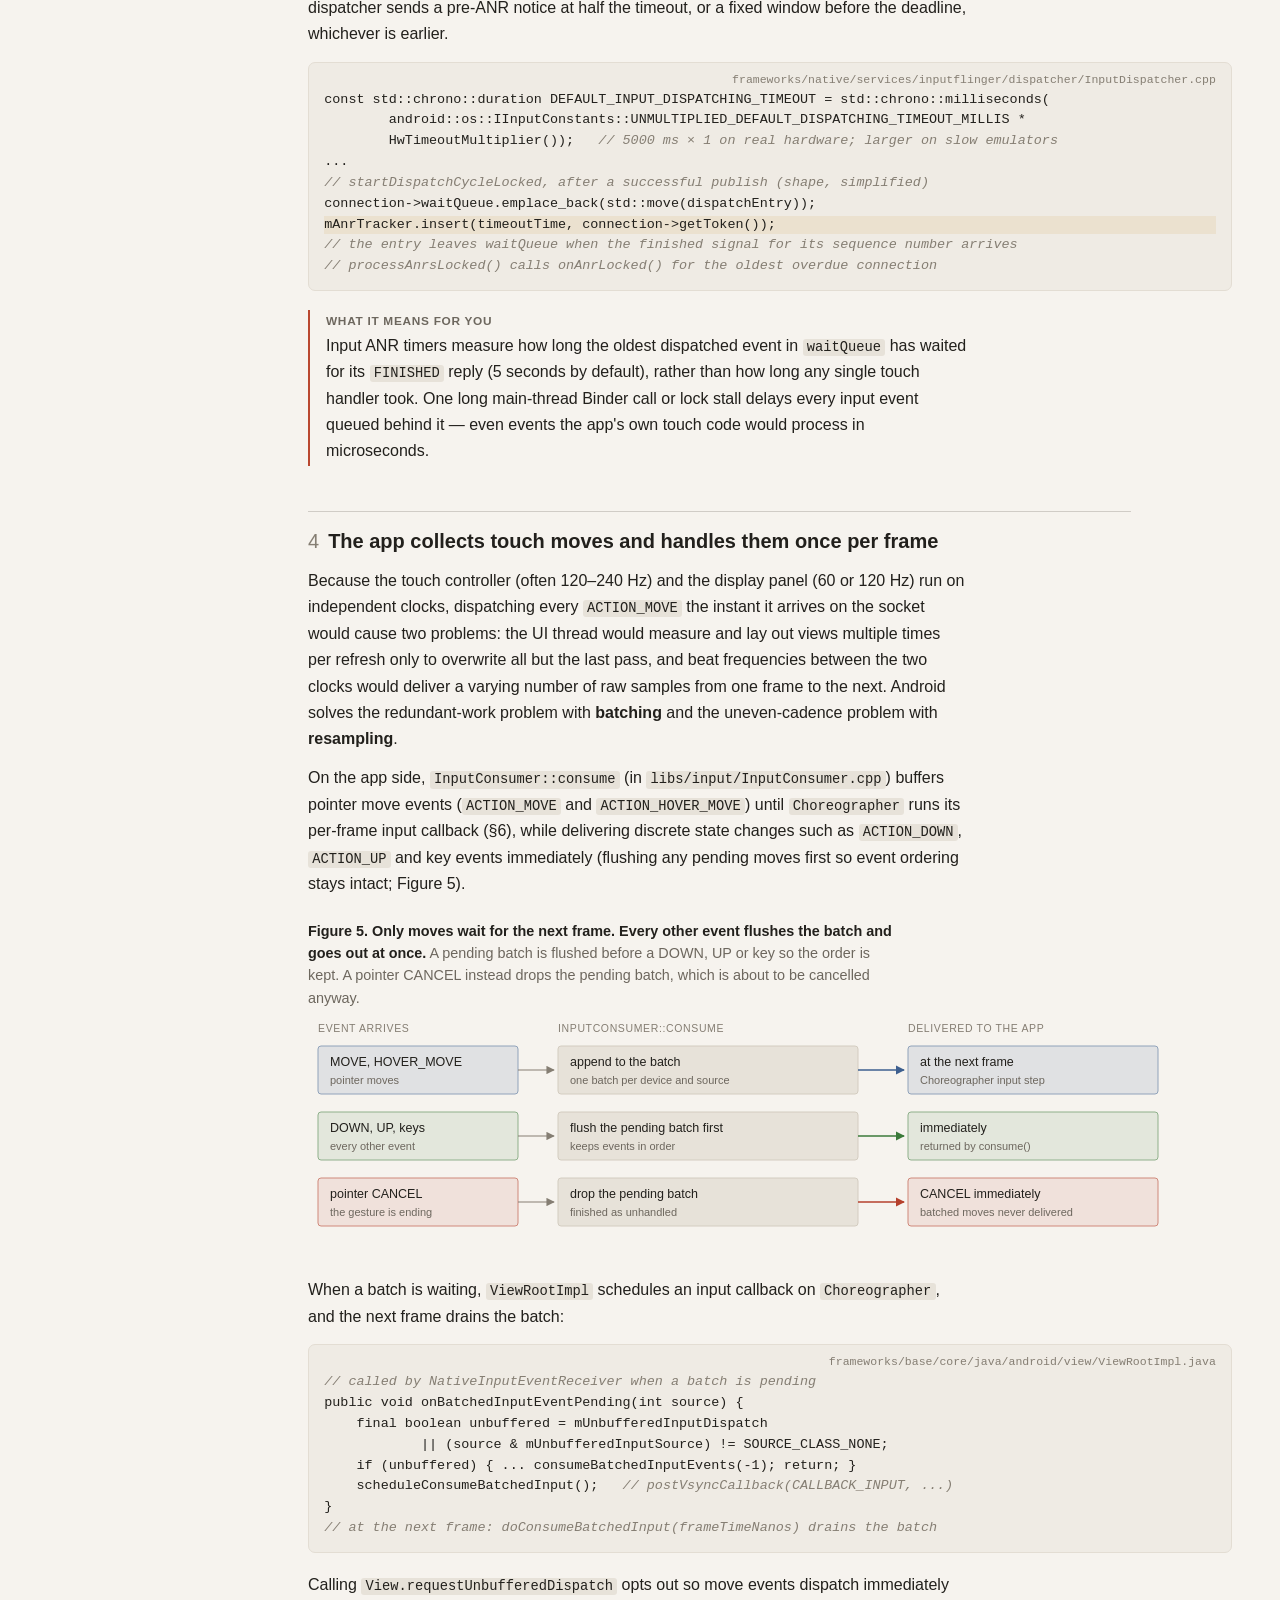
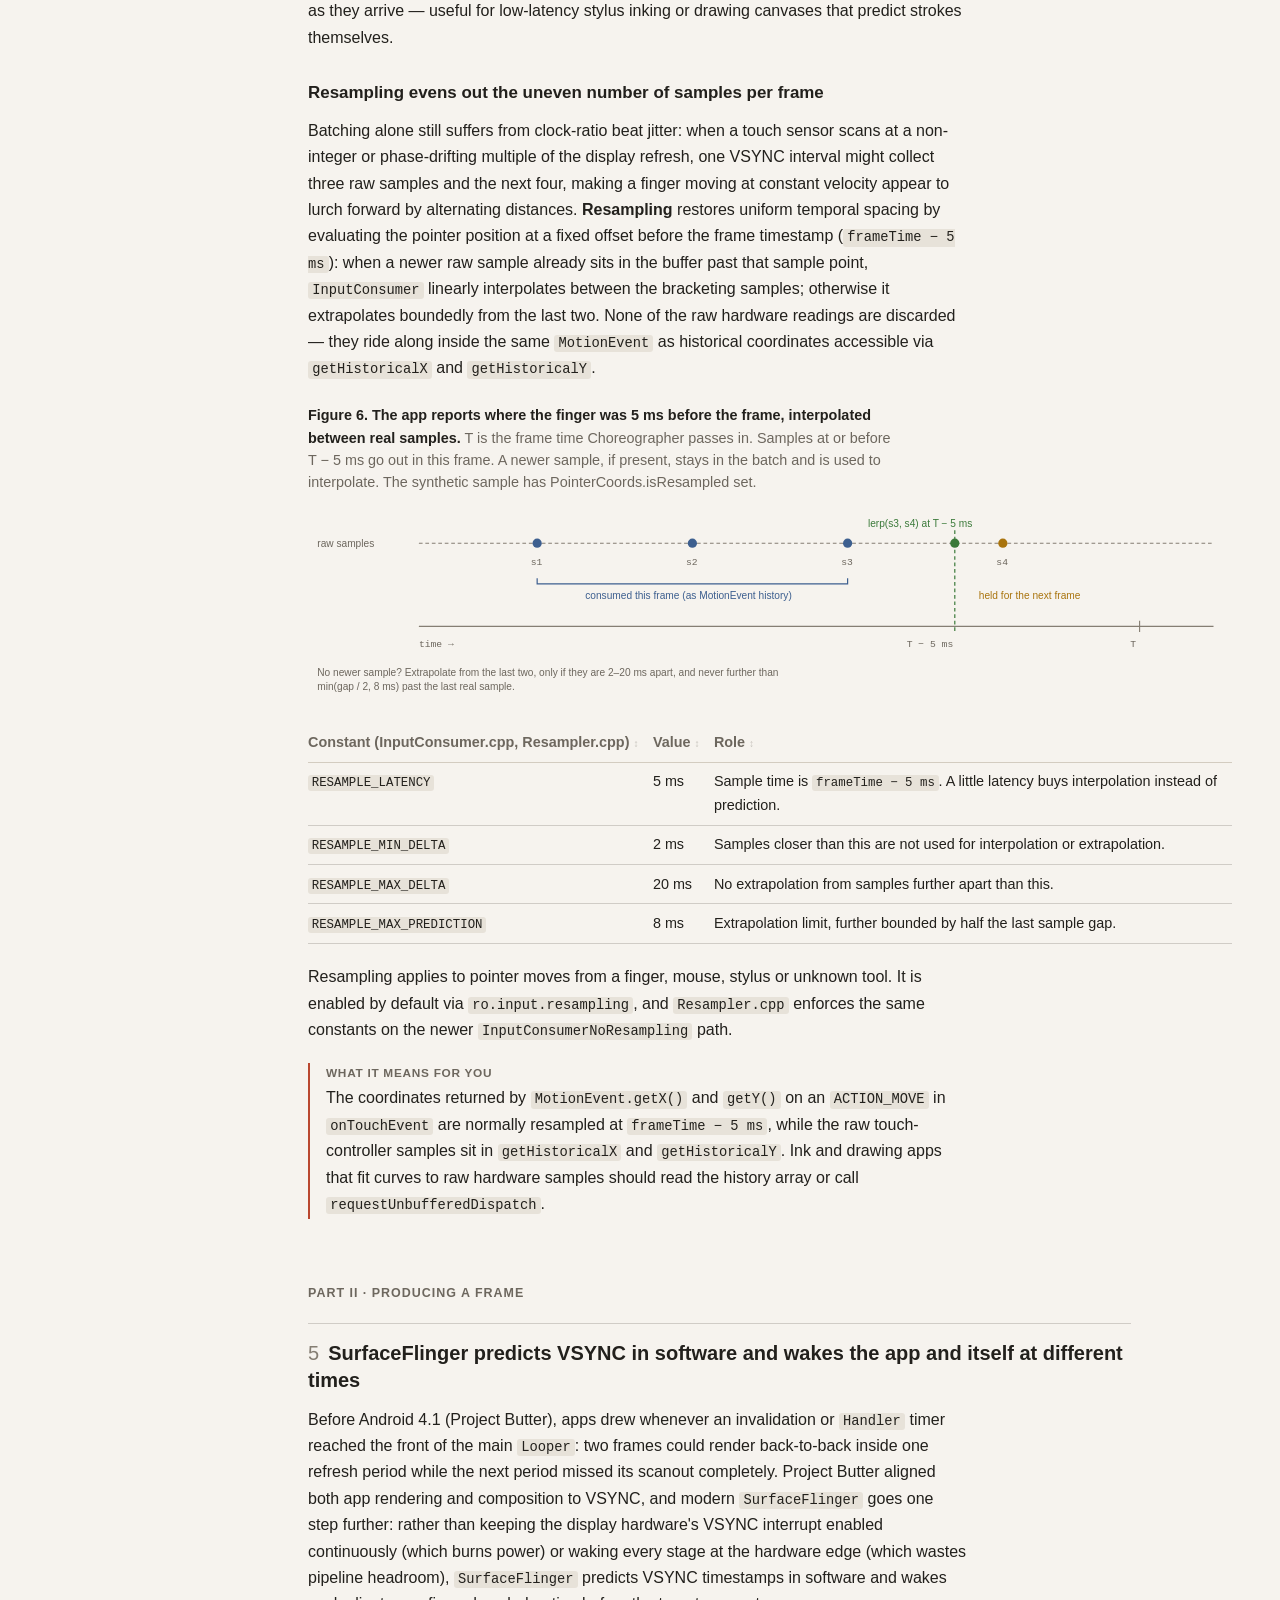
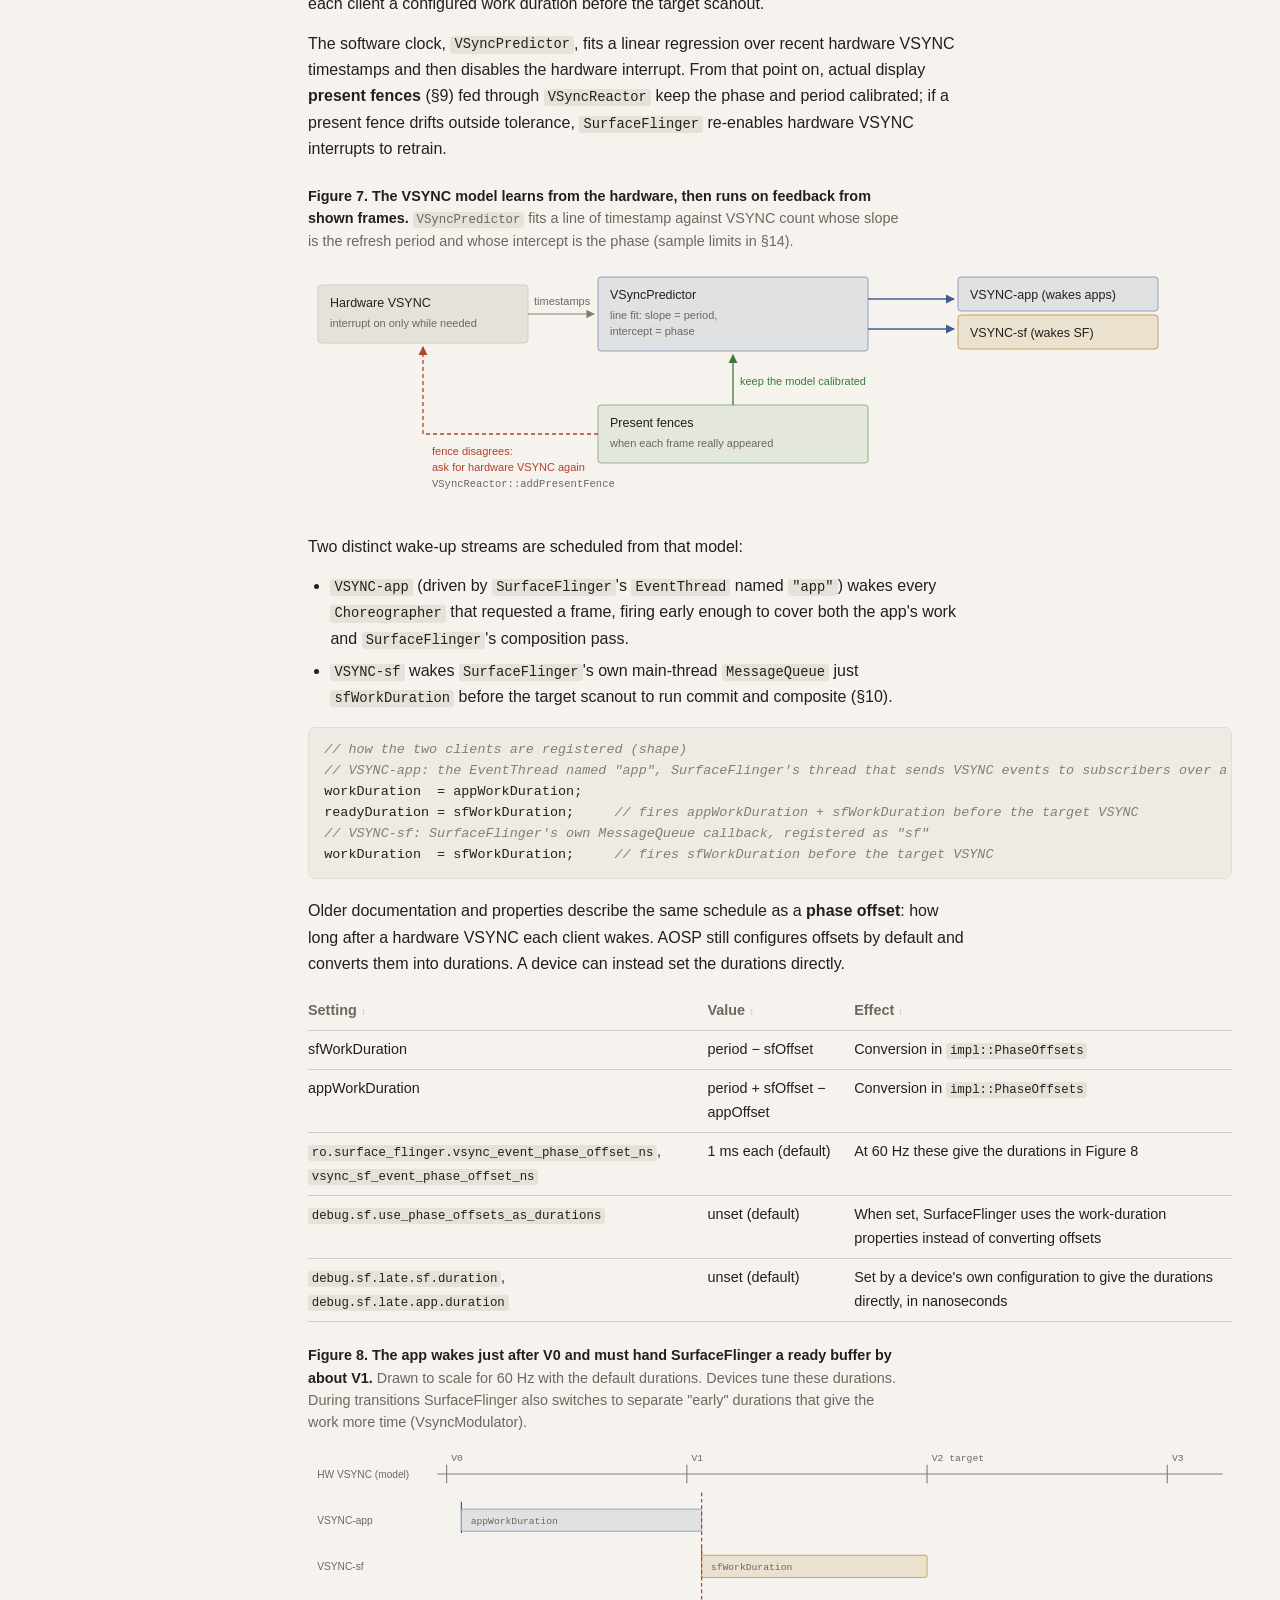
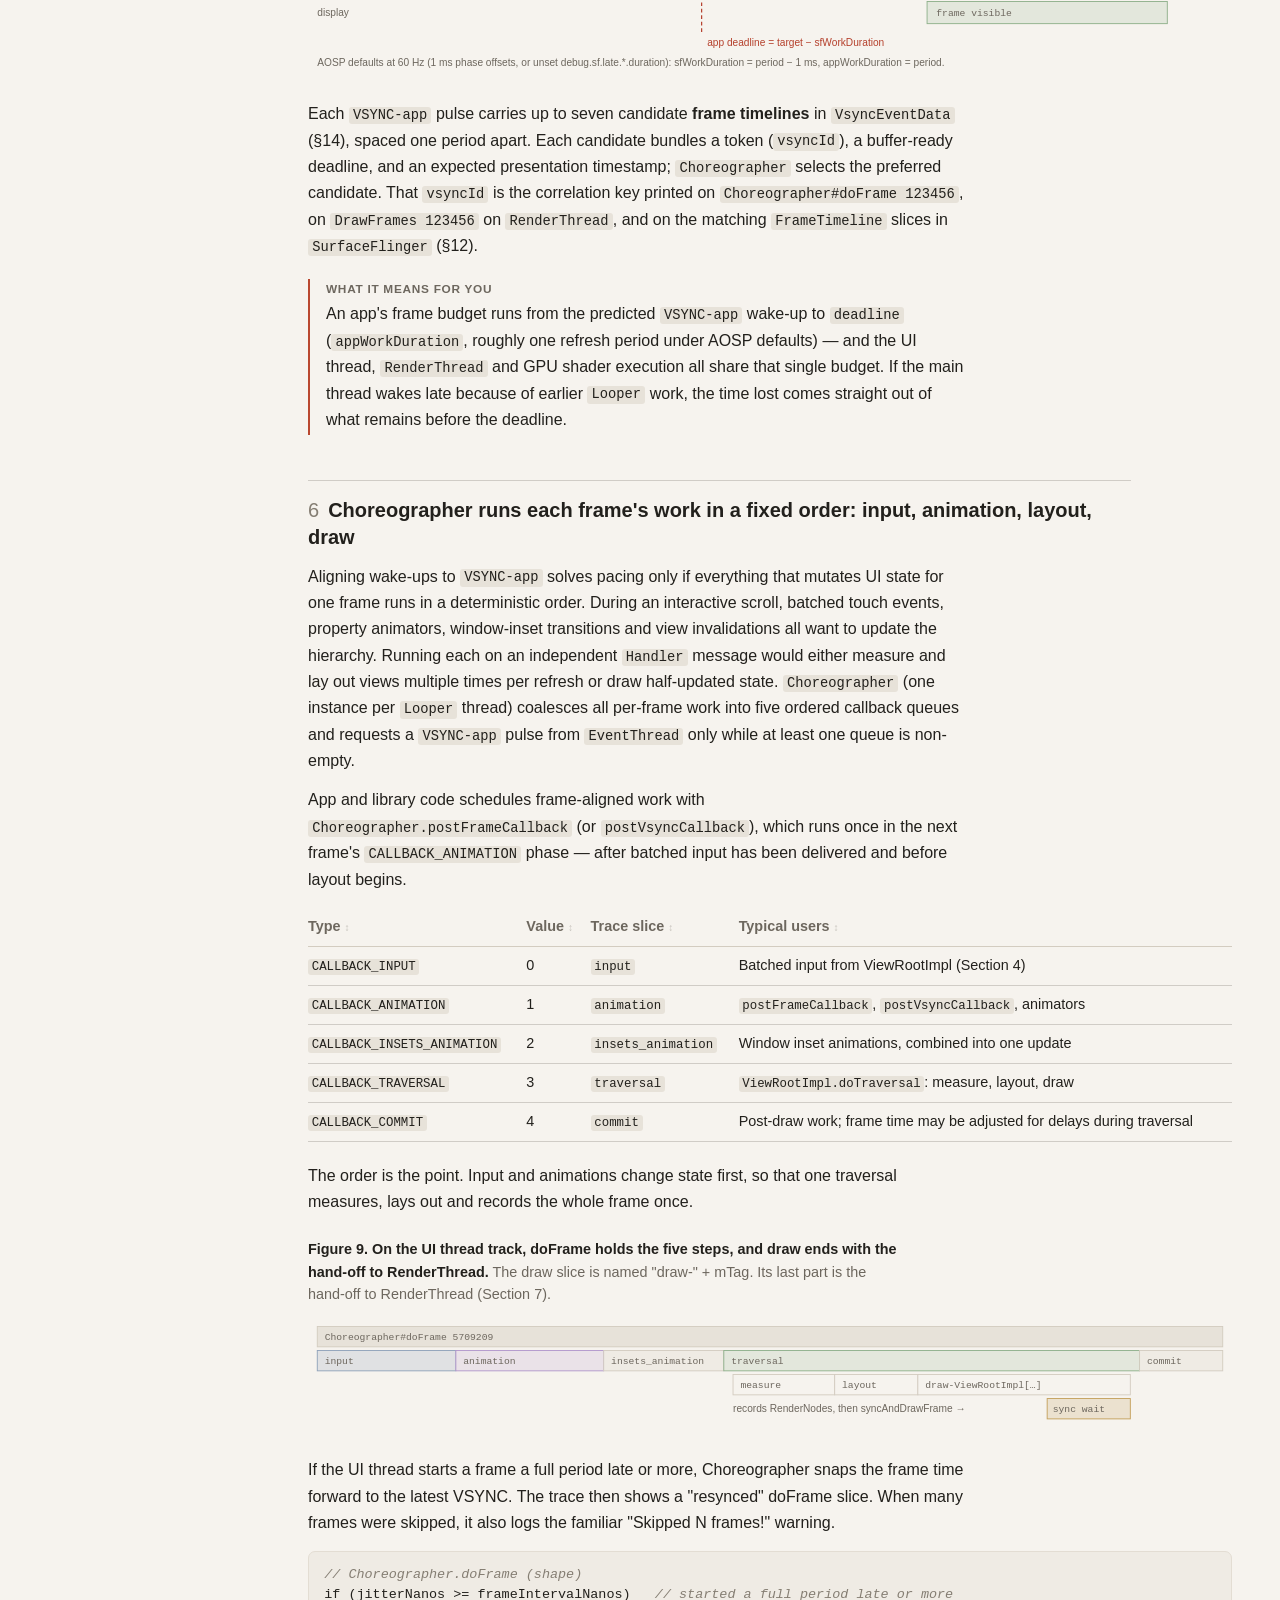
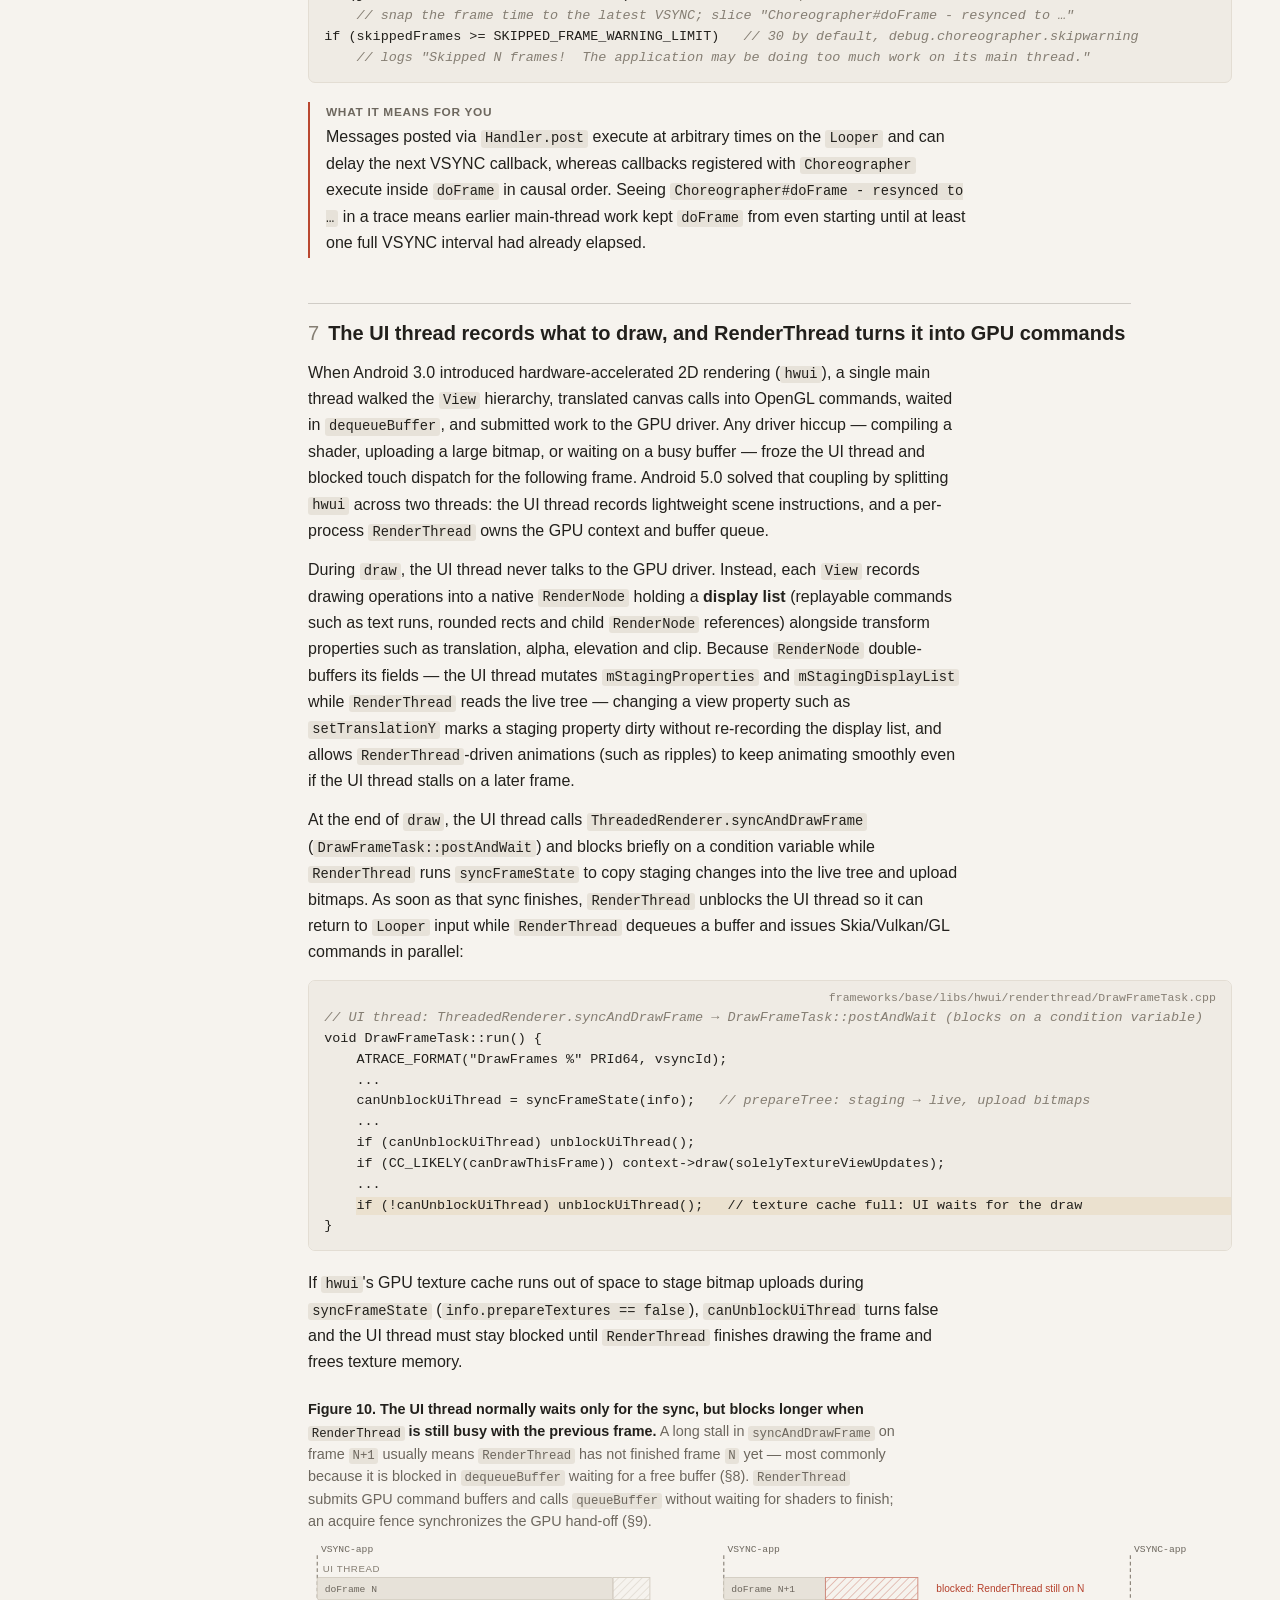
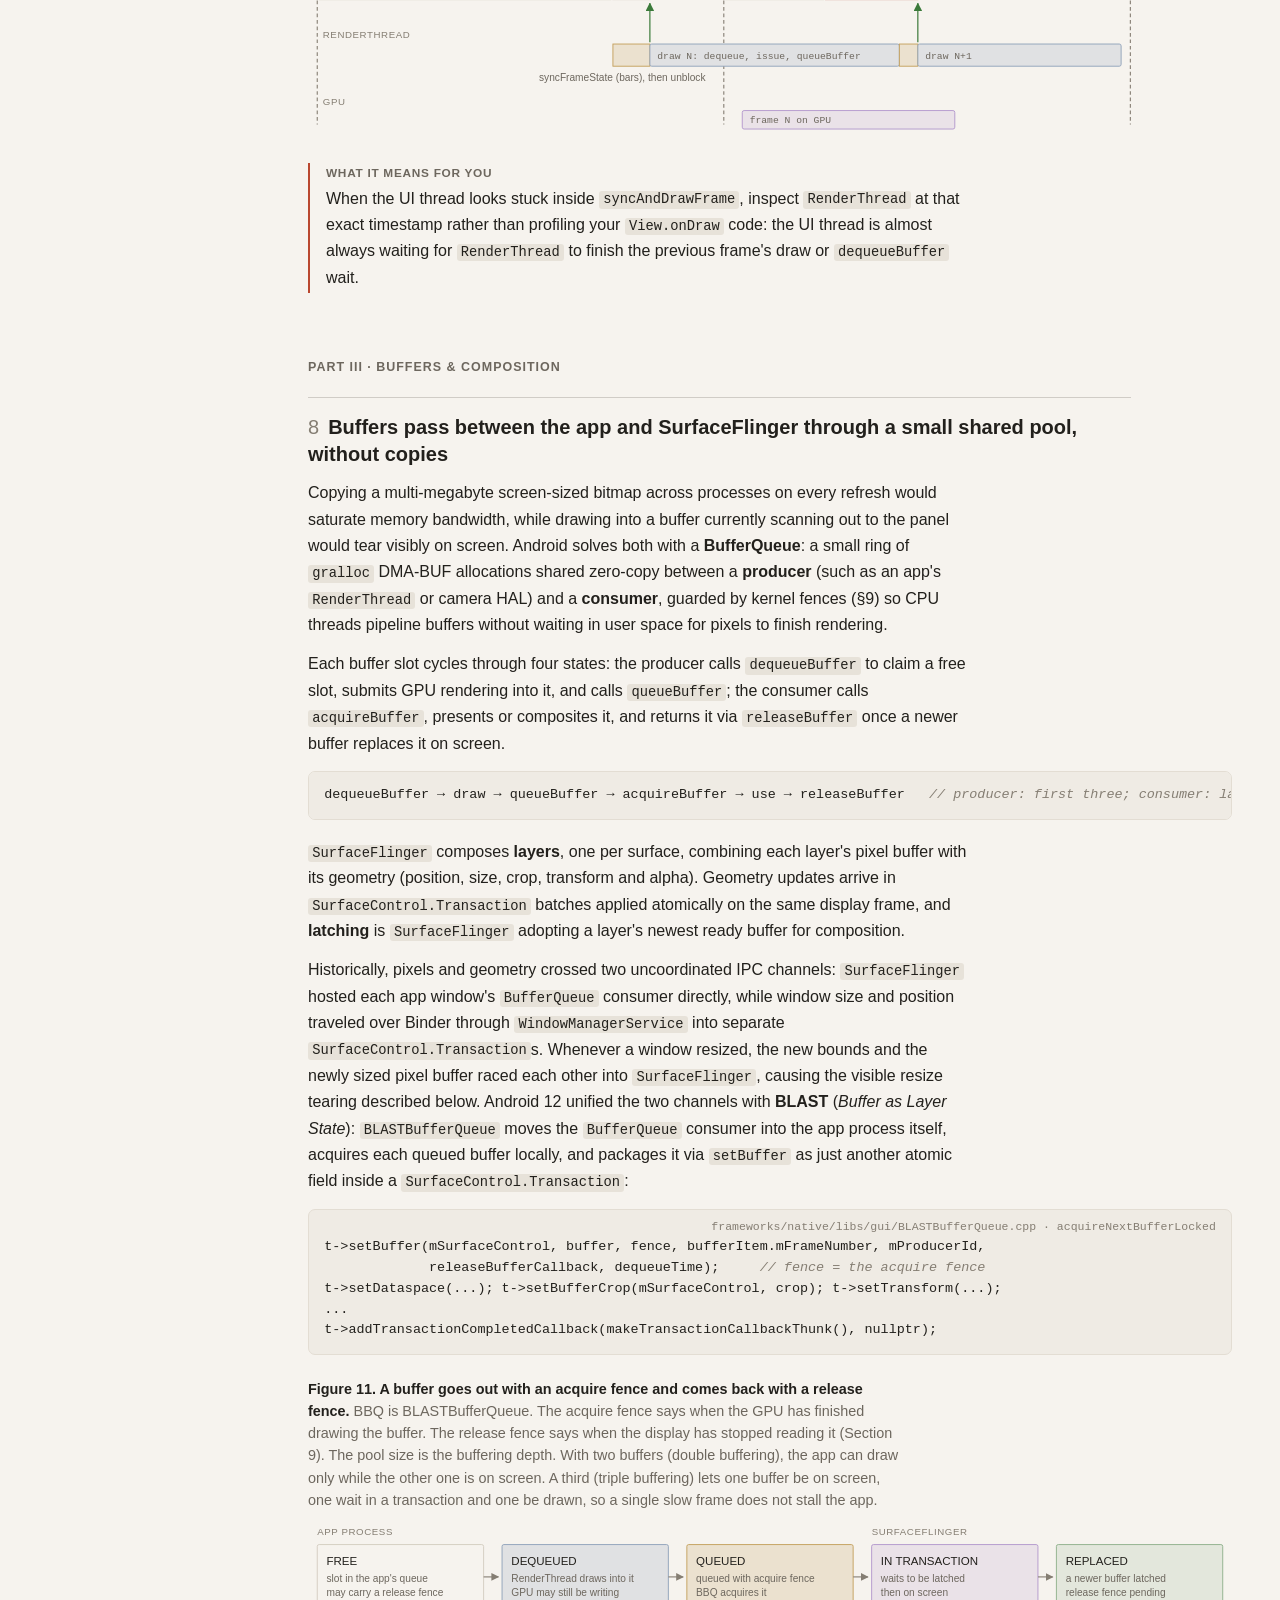
<file: input_display_pipeline/index.html>
<!doctype html>
<html lang="en">
<head>
<meta charset="utf-8" />
<meta name="viewport" content="width=device-width, initial-scale=1" />
<title>Input and display pipeline</title>
<meta name="theme-color" content="#f6f3ee" media="(prefers-color-scheme: light)" />
<meta name="theme-color" content="#171614" media="(prefers-color-scheme: dark)" />
<link rel="icon" href="../assets/icon.svg" type="image/svg+xml" />
<link rel="stylesheet" href="../assets/site.css" />
<script src="../assets/site.js"></script>
</head>
<body class="note">
<div class="progress" aria-hidden="true"><div class="progress-bar"></div></div>

<svg width="0" height="0" style="position:absolute">
  <defs>
    <marker id="ah"  viewBox="0 0 10 10" refX="9" refY="5" markerWidth="7" markerHeight="7" orient="auto-start-reverse"><path d="M0,0 L10,5 L0,10 z" class="mk"/></marker>
    <marker id="ahr" viewBox="0 0 10 10" refX="9" refY="5" markerWidth="7" markerHeight="7" orient="auto-start-reverse"><path d="M0,0 L10,5 L0,10 z" class="mkr"/></marker>
    <marker id="aha" viewBox="0 0 10 10" refX="9" refY="5" markerWidth="7" markerHeight="7" orient="auto-start-reverse"><path d="M0,0 L10,5 L0,10 z" class="mka"/></marker>
    <marker id="ahg" viewBox="0 0 10 10" refX="9" refY="5" markerWidth="7" markerHeight="7" orient="auto-start-reverse"><path d="M0,0 L10,5 L0,10 z" class="mkg"/></marker>
    <marker id="ahv" viewBox="0 0 10 10" refX="9" refY="5" markerWidth="7" markerHeight="7" orient="auto-start-reverse"><path d="M0,0 L10,5 L0,10 z" class="mkv"/></marker>
    <marker id="ahw" viewBox="0 0 10 10" refX="9" refY="5" markerWidth="7" markerHeight="7" orient="auto-start-reverse"><path d="M0,0 L10,5 L0,10 z" class="mkw"/></marker>
    <pattern id="hatch" width="6" height="6" patternUnits="userSpaceOnUse" patternTransform="rotate(45)"><line x1="0" y1="0" x2="0" y2="6" class="hatch-l"/></pattern>
    <pattern id="hatchr" width="6" height="6" patternUnits="userSpaceOnUse" patternTransform="rotate(45)"><line x1="0" y1="0" x2="0" y2="6" class="hatch-r"/></pattern>
  </defs>
</svg>

<header class="topbar">
  <button type="button" class="icon-btn" id="nav-btn" aria-controls="toc" aria-expanded="false" title="Contents"><svg viewBox="0 0 24 24" aria-hidden="true"><path d="M4 6h16M4 12h16M4 18h10"/></svg><span class="lbl">Contents</span></button>
  <a class="tb-home" href="../index.html">Notes</a>
  <span class="tb-sep" aria-hidden="true">/</span>
  <span class="tb-title" title="evdev · Choreographer · BLAST · FrameTimeline">Input and display pipeline</span>
  <span class="tb-spacer"></span>
  <a class="tb-x" href="../kotlin_coroutines_flows/index.html">Coroutines &amp; Flows</a>
  <a class="tb-x" href="../art_costs/index.html">Costs in ART</a>
  <button type="button" class="icon-btn" id="theme-btn" title="Theme" aria-label="Theme"></button>
</header>

<nav id="toc" aria-label="Contents">
  <div class="h">Contents</div>
  <a href="#glance">At a glance</a>
  <a href="#overview">A frame takes two periods</a>
  <div class="ph">I · Input</div>
  <a href="#evdev">1 · Kernel touch records</a>
  <a href="#reader">2 · Reader and dispatcher threads</a>
  <a href="#dispatcher">3 · Picking a window, the socket</a>
  <a href="#anr" style="padding-left:18px">queues and the ANR timer</a>
  <a href="#resample">4 · Batching and resampling</a>
  <a href="#resampling" style="padding-left:18px">resampling</a>
  <div class="ph">II · Producing a frame</div>
  <a href="#vsync">5 · Predicted VSYNC, two wake-ups</a>
  <a href="#choreographer">6 · Choreographer's fixed order</a>
  <a href="#renderthread">7 · UI thread and RenderThread</a>
  <div class="ph">III · Buffers &amp; composition</div>
  <a href="#blast">8 · Buffer queues and BLAST</a>
  <a href="#bounce" style="padding-left:18px">resize bounce</a>
  <a href="#fences">9 · Fences</a>
  <a href="#sf">10 · Display hardware and GPU</a>
  <div class="ph">IV · Jank</div>
  <a href="#stuffing">11 · Buffer stuffing</a>
  <a href="#frametimeline">12 · How FrameTimeline judges</a>
  <a href="#ft-slices" style="padding-left:18px">what the slices span</a>
  <a href="#ft-classify" style="padding-left:18px">how a frame is classified</a>
  <a href="#ft-table" style="padding-left:18px">jank_type and jank_tag</a>
  <a href="#ft-perceptible" style="padding-left:18px">perceptible vs not</a>
  <a href="#sql">13 · Queries</a>
  <a href="#method">14 · Numbers and method</a>
  <a href="#sources">Sources</a>
</nav>

<main id="top">
<h1>How a touch becomes pixels, and how Android decides a frame was late</h1>
<p class="lead">Turning a finger drag into lit pixels crosses privilege, process and hardware boundaries: kernel input drivers, window
routing in <code>system_server</code>, two rendering threads in the app, an asynchronous GPU, <code>SurfaceFlinger</code> and the display
controller. Running all of those stages end-to-end inside a single refresh interval (16.7 ms at 60 Hz, 8.3 ms at 120 Hz) would leave
almost no budget for layout or shading, so Android pipelines frame production across two refresh periods synchronized by predicted VSYNC
deadlines and kernel fences. This note explains why each stage in that pipeline exists, how Android's input and graphics architecture
evolved to its current form, and how <code>FrameTimeline</code> separates real stutters from queue backlogs in a Perfetto trace.</p>
<p class="m">Checked against AOSP as of Android 17: <code>frameworks/native</code>, <code>frameworks/base</code> and
<code>external/perfetto</code>. Excerpts marked <em>shape</em> are simplified. Timelines assume a fixed refresh rate and omit
small phase offsets unless stated.</p>

<h2 id="glance">At a glance</h2>
<ul>
<li><b>Input.</b> Touch controllers sample asynchronously; <code>system_server</code> maps raw kernel records into display coordinates, hit-tests the global window stack, and streams events over a per-window socket to the app.</li>
<li><b>Making a frame.</b> Once per predicted VSYNC, <code>Choreographer</code> batches input, animations and layout into a single UI-thread pass that records lightweight display lists for <code>RenderThread</code> and the GPU.</li>
<li><b>Showing it.</b> App buffers travel as <code>SurfaceControl.Transaction</code> state (BLAST) synchronized by kernel fences; <code>SurfaceFlinger</code> latches ready buffers and hands layers to the display hardware on the next period.</li>
<li><b>Buffer stuffing vs jank.</b> One slow frame repeats the old image for a refresh (a visible hitch) and leaves a backlog in the queue so later on-time frames arrive a period late despite smooth motion.</li>
<li><b>Reading a trace.</b> <code>FrameTimeline</code> tracks each frame's predicted deadline and presentation token end-to-end, distinguishing app misses (<code>Self Jank</code>), compositor misses (<code>Other Jank</code>), and <code>Buffer Stuffing</code>.</li>
</ul>
<p><b>Terms.</b></p>
<ul>
<li><b>Scanout, refresh rate and VSYNC</b>: a display panel reads a finished image out of memory line by line (<b>scanout</b>) at its <b>refresh rate</b> (every 16.7 ms at 60 Hz, 8.3 ms at 120 Hz) and switches images only between scanouts at vertical sync (<b>VSYNC</b>).</li>
<li><b>Deadline and jank</b>: a frame's <b>deadline</b> is the latest moment its CPU and GPU work can finish and still make its target VSYNC; missing that deadline repeats the prior image on screen, causing a visible stutter (<b>jank</b>).</li>
<li><b>Looper and Binder</b>: <code>Looper</code> is a thread's <code>epoll</code>-backed event loop; <b>Binder</b> is Android's general inter-process RPC mechanism, whereas high-rate input events use dedicated Unix-domain sockets.</li>
<li><b><code>SurfaceFlinger</code> and HWC</b>: <code>SurfaceFlinger</code> is the system compositor process that collects layer buffers from apps and system UI and hands them to the <b>Hardware Composer</b> (HWC), the vendor display-controller HAL (§10).</li>
<li><b>Buffer, fence and latching</b>: a <b>buffer</b> is a shared-memory graphics surface (§8); a <b>fence</b> is a kernel file descriptor that signals when asynchronous GPU or display hardware finishes using a buffer (§9); <b>latching</b> is <code>SurfaceFlinger</code> acquiring a layer's newest ready buffer for composition.</li>
<li><b><code>doFrame</code> and <code>DrawFrames</code></b>: the per-frame trace slices on the app's main UI thread (<code>Choreographer#doFrame</code>) and on its <code>RenderThread</code>, which submits GPU commands (§§6–7).</li>
</ul>

<!-- ═════════════════════════ OVERVIEW ═════════════════════════ -->
<h2 id="overview">A frame takes about two refresh periods from the app's start to the screen</h2>
<p>Under default scheduling durations (§5), the pipeline budgets one refresh period for the app's CPU and GPU work and the next refresh
period for <code>SurfaceFlinger</code> and the display hardware. In steady state those two periods overlap like an assembly line: while
<code>SurfaceFlinger</code> composes frame <code>N</code>, the app is already recording and rendering frame <code>N+1</code>. Every mechanism
below exists to get the right buffer rendered, synchronized and latched before its VSYNC deadline.</p>

<figure>
<figcaption><b>Figure 1. One frame needs two refresh periods: one for the app, one for SurfaceFlinger.</b> The app has until V1
to finish its CPU and GPU work. SurfaceFlinger composes in the next period, and the panel shows the result at V2. In steady state
the stages overlap: while SurfaceFlinger composes frame N, the app is already working on N+1.</figcaption>
<svg viewBox="0 0 1000 345" role="img" aria-label="One frame across threads">
  <text x="336" y="18" class="tms">V0 (app wakes)</text>
  <text x="566" y="18" class="tms">V1 (deadline, SF wakes)</text>
  <text x="796" y="18" class="tms">V2 (present)</text>
  <line x1="330" y1="24" x2="330" y2="336" class="ln dash"/>
  <line x1="560" y1="24" x2="560" y2="336" class="ln dash"/>
  <line x1="790" y1="24" x2="790" y2="336" class="ln dash"/>

  <text x="10" y="54" class="ts">input (system_server)</text>
  <text x="10" y="104" class="ts">app UI thread</text>
  <text x="10" y="154" class="ts">app RenderThread</text>
  <text x="10" y="204" class="ts">GPU</text>
  <text x="10" y="254" class="ts">SurfaceFlinger</text>
  <text x="10" y="304" class="ts">display</text>

  <rect x="152" y="38" width="165" height="24" rx="2" class="ba"/><text x="162" y="54" class="tms">InputReader, Dispatcher</text>
  <text x="152" y="78" class="ts">touch samples → socket</text>
  <path d="M317,50 C326,50 324,100 330,100" class="lna" marker-end="url(#aha)"/>

  <rect x="332" y="88" width="118" height="24" rx="2" class="b2"/><text x="342" y="104" class="tms">doFrame</text>
  <rect x="450" y="88" width="12" height="24" class="bw"/>
  <text x="332" y="128" class="ts">input · animation · traversal · sync</text>

  <rect x="462" y="138" width="78" height="24" rx="2" class="ba"/><text x="470" y="154" class="tms">DrawFrames</text>
  <text x="462" y="178" class="ts">record → GPU commands → queueBuffer</text>

  <rect x="485" y="188" width="70" height="24" rx="2" class="bv"/><text x="495" y="204" class="tms">GPU</text>
  <text x="550" y="228" class="ts" text-anchor="end">acquire fence signals</text>
  <path d="M555,212 L564,236" class="ln" marker-end="url(#ah)"/>

  <rect x="562" y="238" width="98" height="24" rx="2" class="bw"/><text x="572" y="254" class="tms">composite</text>
  <text x="562" y="278" class="ts">latch, HWC validate/present</text>
  <path d="M660,250 C730,250 800,256 806,284" class="ln" marker-end="url(#ah)"/>

  <rect x="330" y="288" width="460" height="24" class="b"/><text x="342" y="304" class="tms">previous frame</text>
  <rect x="790" y="288" width="200" height="24" class="bg"/><text x="800" y="304" class="tms">new frame visible</text>
  <text x="792" y="328" class="ts">present fence signals</text>
</svg>
</figure>

<!-- ═════════════════════════ PART I ═════════════════════════ -->
<div class="part">Part I · Input</div>

<h2 id="evdev"><span class="n">1</span>The kernel reports each touch as a short run of small fixed-size records</h2>
<p>Touch controllers are dedicated microcontrollers on the display assembly that scan their capacitive grid on their own hardware clock
— typically 120–240 Hz or higher — completely asynchronous to display VSYNC. Rather than inventing a custom driver ABI per touch vendor,
Android builds directly on Linux <b>evdev</b> (event device): when the controller detects new contacts and interrupts the SoC, the kernel
driver publishes fixed-size records on <code>/dev/input/eventN</code> that user space reads with ordinary <code>read()</code> calls.</p>
<p>Each <code>evdev</code> record carries a timestamp, a <b>type</b> (key, absolute axis, or sync), a <b>code</b> (which key or axis), and a
32-bit signed <b>value</b>. On a 64-bit kernel each <code>struct input_event</code> is 24 bytes.</p>

<figure>
<figcaption><b>Figure 2. Two thirds of each record is the timestamp.</b> The timestamp is a <code>struct timeval</code>. The payload itself
is 8 bytes, so reporting one multi-finger touch takes a burst of records terminated by a packet boundary.</figcaption>
<svg viewBox="0 0 1000 120" role="img" aria-label="struct input_event layout">
  <text x="150" y="20" class="tms">0</text><text x="430" y="20" class="tms">8</text><text x="710" y="20" class="tms">16</text>
  <text x="776" y="20" class="tms">18</text><text x="846" y="20" class="tms">20</text><text x="970" y="20" class="tms">24</text>
  <line x1="150" y1="26" x2="990" y2="26" class="ln"/>
  <text x="10" y="56" class="tb">input_event</text><text x="10" y="72" class="tms">64-bit</text>
  <rect x="150" y="38" width="280" height="36" class="b2"/><text x="160" y="60" class="tms">time.tv_sec (8)</text>
  <rect x="430" y="38" width="280" height="36" class="b2"/><text x="440" y="60" class="tms">time.tv_usec (8)</text>
  <rect x="710" y="38" width="70" height="36" class="ba"/><text x="720" y="60" class="tms">type</text>
  <rect x="780" y="38" width="70" height="36" class="ba"/><text x="790" y="60" class="tms">code</text>
  <rect x="850" y="38" width="140" height="36" class="bg"/><text x="860" y="60" class="tms">value (s32)</text>
  <text x="150" y="100" class="ts">type is EV_SYN, EV_KEY, EV_ABS…; code selects the axis or key; value is the reading.</text>
</svg>
</figure>

<p>Reporting multiple fingers requires grouping individual axis updates into atomic snapshots and tracking finger identity across frames.
The kernel's <b>multi-touch protocol B</b> solves both:</p>
<ul>
  <li>Each active contact occupies a numbered <b>slot</b> (<code>ABS_MT_SLOT</code>).</li>
  <li>A tracking ID (<code>ABS_MT_TRACKING_ID</code>) identifies that contact for as long as the finger stays down.</li>
  <li>The driver emits only axes whose values changed since the last report, reducing bus and syscall traffic.</li>
  <li>An <code>EV_SYN</code> / <code>SYN_REPORT</code> record closes one atomic multi-finger packet.</li>
</ul>
<p>The older protocol A re-sent every contact anonymously on every scan. One finger touching down under protocol B looks like this:</p>
<pre><code><span class="c">// one packet from /dev/input/eventN (example)</span>
EV_ABS  ABS_MT_SLOT         0      <span class="c">// talk about slot 0</span>
EV_ABS  ABS_MT_TRACKING_ID  42     <span class="c">// new contact id; -1 later means "lifted"</span>
EV_ABS  ABS_MT_POSITION_X   540
EV_ABS  ABS_MT_POSITION_Y   1280
EV_KEY  BTN_TOUCH           1
EV_SYN  SYN_REPORT          0      <span class="c">// end of packet: now it is consistent</span></code></pre>
<p>Touch timestamps come from the kernel interrupt path rather than when user space happens to wake up. <code>EventHub</code>, the reader's
wrapper around <code>/dev/input</code> (§2), configures each device node via <code>ioctl(EVIOCSCLOCKID)</code> to stamp records with
<code>CLOCK_MONOTONIC</code> — a monotonic clock that never jumps on wall-clock adjustments and pauses during system suspend. That kernel
timestamp flows all the way to <code>MotionEvent.getEventTime()</code> on the Java <code>MotionEvent</code> delivered to the app (alongside
actions such as <code>ACTION_DOWN</code>, <code>ACTION_MOVE</code> and <code>ACTION_UP</code>, and per-pointer coordinates).</p>

<h2 id="reader"><span class="n">2</span>system_server turns raw records into screen coordinates on one thread and routes them on another</h2>
<p>At first glance, routing every touch through <code>system_server</code> looks like an unnecessary hop between the kernel and the foreground
app. Two system invariants require it. First, untrusted apps cannot read <code>/dev/input/event*</code> directly without being able to snoop
touches and keystrokes meant for every other app. Second, raw panel coordinates know nothing about windows: only the system knows the live
window Z-order, split-screen and floating bounds, non-touchable regions, system-wide gesture monitors (such as back-swipe or status-bar shade),
and which process to blame with an ANR if input stalls.</p>
<p>Inside <code>system_server</code>, native <b>inputflinger</b> splits that work across two dedicated threads so window-routing policy never
delays draining kernel buffers: <code>InputReader</code> converts raw device records into display-space events, and
<code>InputDispatcher</code> resolves window targets and manages per-window delivery.</p>
<p><code>EventHub</code> blocks in <code>epoll_wait</code> across all input device descriptors registered with <code>EPOLLWAKEUP</code>, so the
kernel holds a wakeup source from the hardware interrupt until <code>InputReader</code> reads the batch of records (§14).
<code>InputReader</code> feeds each device's stream into a <b>mapper</b> — <code>MultiTouchInputMapper</code> (a subclass of
<code>TouchInputMapper</code>) for touchscreens — which accumulates slot state until <code>SYN_REPORT</code>, applies display rotation and
panel-to-pixel scaling, and emits a <code>NotifyMotionArgs</code> packet:</p>
<pre><code><span class="c">// TouchInputMapper, on SYN_REPORT</span>
TouchInputMapper::sync → processRawTouches → cookAndDispatch → dispatchTouches
<span class="c">// raw panel units → display coordinates → NotifyMotionArgs</span></code></pre>

<figure>
<figcaption><b>Figure 3. Input crosses two threads in system_server, then a socket into the app.</b> A chain of filter stages sits
between the reader and the dispatcher. Window positions for hit testing come from SurfaceFlinger, which knows where every layer
really is on screen. Section 3 covers hit testing, the socket, the app side and the ANR timer.</figcaption>
<svg viewBox="0 0 1000 230" role="img" aria-label="inputflinger pipeline">
  <text x="10" y="24" class="th">kernel</text>
  <text x="190" y="24" class="th">InputReader thread</text>
  <text x="800" y="24" class="th">InputDispatcher thread</text>
  <rect x="10" y="36" width="150" height="58" rx="2" class="b2"/><text x="20" y="60" class="tm">/dev/input/event*</text><text x="20" y="80" class="ts">evdev records</text>
  <path d="M160,65 L186,65" class="ln" marker-end="url(#ah)"/>
  <rect x="190" y="36" width="170" height="58" rx="2" class="ba"/><text x="200" y="60" class="tb">EventHub</text><text x="200" y="80" class="ts">epoll_wait, read()</text>
  <path d="M360,65 L386,65" class="ln" marker-end="url(#ah)"/>
  <rect x="390" y="36" width="180" height="58" rx="2" class="ba"/><text x="400" y="60" class="tb">InputReader</text><text x="400" y="80" class="ts">TouchInputMapper::sync</text>
  <path d="M570,65 L596,65" class="ln" marker-end="url(#ah)"/>
  <rect x="600" y="36" width="170" height="58" rx="2" class="b0"/><text x="610" y="60" class="tb">listener stages</text><text x="610" y="80" class="ts">palm rejection, filters…</text>
  <path d="M770,65 L796,65" class="ln" marker-end="url(#ah)"/>
  <rect x="800" y="36" width="190" height="58" rx="2" class="ba"/><text x="810" y="60" class="tb">InputDispatcher</text><text x="810" y="80" class="ts">hit test, queues, ANR</text>

  <path d="M315,148 L315,124 L840,124 L840,98" class="ln dash" marker-end="url(#ah)"/>
  <text x="470" y="118" class="ts">window list for hit testing</text>
  <rect x="190" y="148" width="250" height="58" rx="2" class="b2"/><text x="200" y="172" class="tb">SurfaceFlinger</text><text x="200" y="192" class="ts">WindowInfosListener updates</text>

  <path d="M895,94 L895,146" class="lna" marker-end="url(#aha)"/>
  <rect x="800" y="148" width="190" height="58" rx="2" class="bw"/><text x="810" y="172" class="tb">InputChannel</text><text x="810" y="192" class="ts">socketpair, SOCK_SEQPACKET</text>
  <path d="M800,168 L724,168" class="lna" marker-end="url(#aha)"/>
  <text x="738" y="162" class="tms">MOTION</text>
  <path d="M722,190 L798,190" class="lng dash" marker-end="url(#ahg)"/>
  <text x="732" y="206" class="tms">FINISHED</text>
  <rect x="470" y="148" width="250" height="58" rx="2" class="b0"/><text x="480" y="172" class="tb">app main thread Looper</text><text x="480" y="192" class="ts">InputConsumer, ViewRootImpl</text>
</svg>
</figure>
<p>Between <code>InputReader</code> and <code>InputDispatcher</code> sits a chain of <code>InputListener</code> filter stages assembled in
<code>InputManager.cpp</code>. Each stage can transform, drop or annotate events in order — including palm rejection
(<code>UnwantedInteractionBlocker</code>), accessibility key filters such as bounce and sticky keys (<code>InputFilter</code>), mouse and
stylus cursor choreography (<code>PointerChoreographer</code>), and motion classification (<code>InputProcessor</code>).</p>

<h2 id="dispatcher"><span class="n">3</span>The dispatcher picks the window under the finger and sends the event over a socket, not Binder</h2>
<p><code>InputDispatcher</code> has two jobs: resolve the right target window from what is actually visible on screen, and stream events to
that window without letting one hung app stall input for the rest of the system. Because window animations and transforms run in
<code>SurfaceFlinger</code>, <code>SurfaceFlinger</code> pushes authoritative <code>WindowInfo</code> snapshots back to
<code>InputDispatcher</code> whenever layer geometry changes. On <code>ACTION_DOWN</code>, the dispatcher walks that list front to back and
selects the first touchable window containing the contact point, while also copying the stream to <b>spy windows</b> such as system navigation
gesture monitors.</p>
<pre><code>InputDispatcher::onWindowInfosChanged            <span class="c">// SurfaceFlinger pushes the latest WindowInfo list</span>
DispatcherTouchState::findTouchedWindowTargets   <span class="c">// on touch down</span>
  findTouchedWindowAt                            <span class="c">// front to back: first touchable window under the point</span></code></pre>
<p>Why deliver events over a socket instead of Binder? During a high-rate swipe, touch samples arrive every few milliseconds and fan out to
both the target window and system gesture spies. Sending each sample as a Binder transaction would wake Binder pool threads (which then still
have to hop onto the main UI thread) or contend on a process-wide async Binder buffer. Instead, each window receives an
<code>InputChannel</code> backed by a dedicated <code>AF_UNIX</code> <code>SOCK_SEQPACKET</code> <code>socketpair</code>: the app registers its
descriptor directly on the main thread's <code>Looper</code> <code>epoll</code> set, <code>SOCK_SEQPACKET</code> preserves exact
<code>InputMessage</code> packet boundaries without framing overhead, and the same bidirectional socket carries compact completion
acknowledgements back to <code>InputDispatcher</code>.</p>
<pre><code><span class="src">frameworks/native/libs/input/InputTransport.cpp</span>constexpr size_t SOCKET_BUFFER_SIZE = 32 * 1024;
...
if (socketpair(AF_UNIX, SOCK_SEQPACKET, 0, sockets)) { ... }   <span class="c">// SEQPACKET: one send() is one InputMessage</span>
setsockopt(sockets[0], SOL_SOCKET, SO_SNDBUF, &amp;bufferSize, sizeof(bufferSize));
setsockopt(sockets[0], SOL_SOCKET, SO_RCVBUF, &amp;bufferSize, sizeof(bufferSize));</code></pre>

<h3 id="anr">An input ANR fires when the oldest event sent to a window stays unfinished too long</h3>
<p>Per-window sockets also isolate backpressure and fault attribution when an app's UI thread wedges. If an app stops draining its
<code>InputChannel</code>, <code>system_server</code> raises an <b>ANR</b> (Application Not Responding) dialog and captures stack traces.
Each connection maintains two user-space queues around its 32 KB kernel socket buffer: events wait in <code>outboundQueue</code> before being
written, move into <code>waitQueue</code> with an armed ANR deadline once <code>send()</code> succeeds, and leave <code>waitQueue</code> only
when the app writes back a <code>FINISHED</code> reply for that sequence number. If the 32 KB socket fills and returns
<code>WOULD_BLOCK</code>, newer events back up inside that connection's <code>outboundQueue</code> while other windows keep receiving input
normally.</p>

<figure>
<figcaption><b>Figure 4. Every sent event waits for a finished signal, and the oldest unfinished one is held to the timeout.</b> The iq, oq and wq
counters (inbound, outbound and wait queue lengths) appear in system_server traces. A growing wq for your window means its main thread is not finishing events.</figcaption>
<svg viewBox="0 0 1000 225" role="img" aria-label="Dispatcher queues and ANR timer">
  <rect x="10" y="30" width="170" height="44" rx="2" class="b2"/><text x="20" y="50" class="tm">mInboundQueue</text><text x="20" y="66" class="ts">trace counter iq</text>
  <path d="M180,52 L206,52" class="ln" marker-end="url(#ah)"/>
  <rect x="210" y="30" width="200" height="44" rx="2" class="ba"/><text x="220" y="50" class="tm">outboundQueue</text><text x="220" y="66" class="ts">counter oq:&lt;channel&gt;</text>
  <path d="M410,52 L436,52" class="ln" marker-end="url(#ah)"/>
  <rect x="440" y="30" width="150" height="44" rx="2" class="bw"/><text x="450" y="50" class="tm">socket</text><text x="450" y="66" class="ts">publishMotionEvent</text>
  <path d="M590,52 L616,52" class="ln" marker-end="url(#ah)"/>
  <rect x="620" y="30" width="170" height="44" rx="2" class="b0"/><text x="630" y="50" class="tm">app consumes</text><text x="630" y="66" class="ts">sendFinishedSignal</text>
  <path d="M515,74 L515,100 L412,100" class="ln" marker-end="url(#ah)"/>
  <rect x="210" y="88" width="200" height="44" rx="2" class="bv"/><text x="220" y="108" class="tm">waitQueue</text><text x="220" y="124" class="ts">counter wq:&lt;channel&gt;</text>
  <path d="M705,74 L705,120 L412,120" class="lng dash" marker-end="url(#ahg)"/>
  <text x="520" y="138" class="ts tg">FINISHED: entry erased, deadline cleared</text>

  <line x1="210" y1="180" x2="990" y2="180" class="ln"/>
  <line x1="210" y1="172" x2="210" y2="188" class="ln"/><line x1="988" y1="172" x2="988" y2="188" class="lnr"/>
  <text x="214" y="204" class="tms">0: enters waitQueue</text>
  <text x="986" y="204" class="tms tr" text-anchor="end">timeout: ANR</text>
  <text x="10" y="184" class="th">per connection</text>
</svg>
</figure>

<p>The default timeout is 5 seconds. Slow emulators stretch it, and a window or application can carry its own. When an event is
sent, the dispatcher records its timeout time in an ANR tracker. The oldest overdue connection gets the ANR. Key events
have a second ANR path: no focused window to receive them. Only that path can warn early: behind a feature flag, the dispatcher
sends a pre-ANR notice at half the timeout, or a fixed window before the deadline, whichever is earlier.</p>
<pre><code><span class="src">frameworks/native/services/inputflinger/dispatcher/InputDispatcher.cpp</span>const std::chrono::duration DEFAULT_INPUT_DISPATCHING_TIMEOUT = std::chrono::milliseconds(
        android::os::IInputConstants::UNMULTIPLIED_DEFAULT_DISPATCHING_TIMEOUT_MILLIS *
        HwTimeoutMultiplier());   <span class="c">// 5000 ms × 1 on real hardware; larger on slow emulators</span>
...
<span class="c">// startDispatchCycleLocked, after a successful publish (shape, simplified)</span>
connection-&gt;waitQueue.emplace_back(std::move(dispatchEntry));
<span class="hw">mAnrTracker.insert(timeoutTime, connection-&gt;getToken());</span>
<span class="c">// the entry leaves waitQueue when the finished signal for its sequence number arrives</span>
<span class="c">// processAnrsLocked() calls onAnrLocked() for the oldest overdue connection</span></code></pre>

<blockquote class="key"><span class="lbl">What it means for you</span>
Input ANR timers measure how long the oldest dispatched event in <code>waitQueue</code> has waited for its <code>FINISHED</code> reply
(5 seconds by default), rather than how long any single touch handler took. One long main-thread Binder call or lock stall delays every input
event queued behind it — even events the app's own touch code would process in microseconds.
</blockquote>

<h2 id="resample"><span class="n">4</span>The app collects touch moves and handles them once per frame</h2>
<p>Because the touch controller (often 120–240 Hz) and the display panel (60 or 120 Hz) run on independent clocks, dispatching every
<code>ACTION_MOVE</code> the instant it arrives on the socket would cause two problems: the UI thread would measure and lay out views multiple
times per refresh only to overwrite all but the last pass, and beat frequencies between the two clocks would deliver a varying number of raw
samples from one frame to the next. Android solves the redundant-work problem with <b>batching</b> and the uneven-cadence problem with
<b>resampling</b>.</p>
<p>On the app side, <code>InputConsumer::consume</code> (in <code>libs/input/InputConsumer.cpp</code>) buffers pointer move events
(<code>ACTION_MOVE</code> and <code>ACTION_HOVER_MOVE</code>) until <code>Choreographer</code> runs its per-frame input callback (§6), while
delivering discrete state changes such as <code>ACTION_DOWN</code>, <code>ACTION_UP</code> and key events immediately (flushing any pending
moves first so event ordering stays intact; Figure 5).</p>

<figure>
<figcaption><b>Figure 5. Only moves wait for the next frame. Every other event flushes the batch and goes out at once.</b> A
pending batch is flushed before a DOWN, UP or key so the order is kept. A pointer CANCEL instead drops the pending batch, which is
about to be cancelled anyway.</figcaption>
<svg xmlns="http://www.w3.org/2000/svg" style="max-width:860px" viewBox="0 0 860 236" role="img" aria-label="Batching rules in InputConsumer::consume: moves are appended to a batch, other events flush it and go out at once, pointer CANCEL drops it">
  <text x="10" y="20" class="th">event arrives</text>
  <text x="250" y="20" class="th">InputConsumer::consume</text>
  <text x="600" y="20" class="th">delivered to the app</text>

  <rect x="10" y="34" width="200" height="48" rx="3" class="ba"/>
  <text x="22" y="54" class="tb">MOVE, HOVER_MOVE</text>
  <text x="22" y="72" class="ts">pointer moves</text>
  <path d="M210,58 L246,58" class="ln" marker-end="url(#ah)"/>
  <rect x="250" y="34" width="300" height="48" rx="3" class="b2"/>
  <text x="262" y="54" class="t">append to the batch</text>
  <text x="262" y="72" class="ts">one batch per device and source</text>
  <path d="M550,58 L596,58" class="lna" marker-end="url(#aha)"/>
  <rect x="600" y="34" width="250" height="48" rx="3" class="ba"/>
  <text x="612" y="54" class="t">at the next frame</text>
  <text x="612" y="72" class="ts">Choreographer input step</text>

  <rect x="10" y="100" width="200" height="48" rx="3" class="bg"/>
  <text x="22" y="120" class="tb">DOWN, UP, keys</text>
  <text x="22" y="138" class="ts">every other event</text>
  <path d="M210,124 L246,124" class="ln" marker-end="url(#ah)"/>
  <rect x="250" y="100" width="300" height="48" rx="3" class="b2"/>
  <text x="262" y="120" class="t">flush the pending batch first</text>
  <text x="262" y="138" class="ts">keeps events in order</text>
  <path d="M550,124 L596,124" class="lng" marker-end="url(#ahg)"/>
  <rect x="600" y="100" width="250" height="48" rx="3" class="bg"/>
  <text x="612" y="120" class="t">immediately</text>
  <text x="612" y="138" class="ts">returned by consume()</text>

  <rect x="10" y="166" width="200" height="48" rx="3" class="br"/>
  <text x="22" y="186" class="tb">pointer CANCEL</text>
  <text x="22" y="204" class="ts">the gesture is ending</text>
  <path d="M210,190 L246,190" class="ln" marker-end="url(#ah)"/>
  <rect x="250" y="166" width="300" height="48" rx="3" class="b2"/>
  <text x="262" y="186" class="t">drop the pending batch</text>
  <text x="262" y="204" class="ts">finished as unhandled</text>
  <path d="M550,190 L596,190" class="lnr" marker-end="url(#ahr)"/>
  <rect x="600" y="166" width="250" height="48" rx="3" class="br"/>
  <text x="612" y="186" class="t">CANCEL immediately</text>
  <text x="612" y="204" class="ts">batched moves never delivered</text>
</svg>
</figure>

<p>When a batch is waiting, <code>ViewRootImpl</code> schedules an input callback on <code>Choreographer</code>, and the next frame drains the batch:</p>
<pre><code><span class="src">frameworks/base/core/java/android/view/ViewRootImpl.java</span><span class="c">// called by NativeInputEventReceiver when a batch is pending</span>
public void onBatchedInputEventPending(int source) {
    final boolean unbuffered = mUnbufferedInputDispatch
            || (source &amp; mUnbufferedInputSource) != SOURCE_CLASS_NONE;
    if (unbuffered) { ... consumeBatchedInputEvents(-1); return; }
    scheduleConsumeBatchedInput();   <span class="c">// postVsyncCallback(CALLBACK_INPUT, ...)</span>
}
<span class="c">// at the next frame: doConsumeBatchedInput(frameTimeNanos) drains the batch</span></code></pre>
<p>Calling <code>View.requestUnbufferedDispatch</code> opts out so move events dispatch immediately as they arrive — useful for low-latency
stylus inking or drawing canvases that predict strokes themselves.</p>

<h3 id="resampling">Resampling evens out the uneven number of samples per frame</h3>
<p>Batching alone still suffers from clock-ratio beat jitter: when a touch sensor scans at a non-integer or phase-drifting multiple of the
display refresh, one VSYNC interval might collect three raw samples and the next four, making a finger moving at constant velocity appear to
lurch forward by alternating distances. <b>Resampling</b> restores uniform temporal spacing by evaluating the pointer position at a fixed
offset before the frame timestamp (<code>frameTime − 5 ms</code>): when a newer raw sample already sits in the buffer past that sample point,
<code>InputConsumer</code> linearly interpolates between the bracketing samples; otherwise it extrapolates boundedly from the last two. None of
the raw hardware readings are discarded — they ride along inside the same <code>MotionEvent</code> as historical coordinates accessible via
<code>getHistoricalX</code> and <code>getHistoricalY</code>.</p>

<figure>
<figcaption><b>Figure 6. The app reports where the finger was 5 ms before the frame, interpolated between real samples.</b> T is
the frame time Choreographer passes in. Samples at or before T − 5 ms go out in this frame. A newer sample, if present, stays in
the batch and is used to interpolate. The synthetic sample has PointerCoords.isResampled set.</figcaption>
<svg viewBox="0 0 1000 215" role="img" aria-label="Touch resampling">
  <text x="10" y="54" class="ts">raw samples</text>
  <line x1="120" y1="50" x2="980" y2="50" class="ln dash"/>
  <circle cx="248" cy="50" r="5" class="fa"/><circle cx="416" cy="50" r="5" class="fa"/><circle cx="584" cy="50" r="5" class="fa"/><circle cx="752" cy="50" r="5" class="fw"/>
  <text x="241" y="74" class="tms">s1</text><text x="409" y="74" class="tms">s2</text><text x="577" y="74" class="tms">s3</text><text x="745" y="74" class="tms">s4</text>
  <circle cx="700" cy="50" r="5" class="fg"/>
  <text x="606" y="32" class="ts tg">lerp(s3, s4) at T − 5 ms</text>
  <path d="M248,88 L248,94 L584,94 L584,88" class="lna"/>
  <text x="300" y="110" class="ts ta">consumed this frame (as MotionEvent history)</text>
  <text x="726" y="110" class="ts tw">held for the next frame</text>

  <line x1="120" y1="140" x2="980" y2="140" class="ln"/>
  <line x1="700" y1="36" x2="700" y2="146" class="lng dash"/>
  <line x1="900" y1="134" x2="900" y2="146" class="ln"/>
  <text x="890" y="162" class="tms">T</text>
  <text x="648" y="162" class="tms">T − 5 ms</text>
  <text x="120" y="162" class="tms">time →</text>
  <text x="10" y="194" class="ts">No newer sample? Extrapolate from the last two, only if they are 2–20 ms apart, and never further than</text>
  <text x="10" y="209" class="ts">min(gap / 2, 8 ms) past the last real sample.</text>
</svg>
</figure>

<table>
  <thead><tr><th>Constant (InputConsumer.cpp, Resampler.cpp)</th><th>Value</th><th>Role</th></tr></thead>
  <tbody>
    <tr><td><code>RESAMPLE_LATENCY</code></td><td>5 ms</td><td>Sample time is <code>frameTime − 5 ms</code>. A little latency buys interpolation instead of prediction.</td></tr>
    <tr><td><code>RESAMPLE_MIN_DELTA</code></td><td>2 ms</td><td>Samples closer than this are not used for interpolation or extrapolation.</td></tr>
    <tr><td><code>RESAMPLE_MAX_DELTA</code></td><td>20 ms</td><td>No extrapolation from samples further apart than this.</td></tr>
    <tr><td><code>RESAMPLE_MAX_PREDICTION</code></td><td>8 ms</td><td>Extrapolation limit, further bounded by half the last sample gap.</td></tr>
  </tbody>
</table>
<p>Resampling applies to pointer moves from a finger, mouse, stylus or unknown tool. It is enabled by default via
<code>ro.input.resampling</code>, and <code>Resampler.cpp</code> enforces the same constants on the newer
<code>InputConsumerNoResampling</code> path.</p>

<blockquote class="key"><span class="lbl">What it means for you</span>
The coordinates returned by <code>MotionEvent.getX()</code> and <code>getY()</code> on an <code>ACTION_MOVE</code> in
<code>onTouchEvent</code> are normally resampled at <code>frameTime − 5 ms</code>, while the raw touch-controller samples sit in
<code>getHistoricalX</code> and <code>getHistoricalY</code>. Ink and drawing apps that fit curves to raw hardware samples should read the
history array or call <code>requestUnbufferedDispatch</code>.
</blockquote>

<!-- ═════════════════════════ PART II ═════════════════════════ -->
<div class="part">Part II · Producing a frame</div>

<h2 id="vsync"><span class="n">5</span>SurfaceFlinger predicts VSYNC in software and wakes the app and itself at different times</h2>
<p>Before Android 4.1 (Project Butter), apps drew whenever an invalidation or <code>Handler</code> timer reached the front of the main
<code>Looper</code>: two frames could render back-to-back inside one refresh period while the next period missed its scanout completely. Project
Butter aligned both app rendering and composition to VSYNC, and modern <code>SurfaceFlinger</code> goes one step further: rather than keeping
the display hardware's VSYNC interrupt enabled continuously (which burns power) or waking every stage at the hardware edge (which wastes
pipeline headroom), <code>SurfaceFlinger</code> predicts VSYNC timestamps in software and wakes each client a configured work duration before
the target scanout.</p>
<p>The software clock, <code>VSyncPredictor</code>, fits a linear regression over recent hardware VSYNC timestamps and then disables the
hardware interrupt. From that point on, actual display <b>present fences</b> (§9) fed through <code>VSyncReactor</code> keep the phase and
period calibrated; if a present fence drifts outside tolerance, <code>SurfaceFlinger</code> re-enables hardware VSYNC interrupts to retrain.</p>

<figure>
<figcaption><b>Figure 7. The VSYNC model learns from the hardware, then runs on feedback from shown frames.</b>
<code>VSyncPredictor</code> fits a line of timestamp against VSYNC count whose slope is the refresh period and whose intercept is the phase
(sample limits in §14).</figcaption>
<svg xmlns="http://www.w3.org/2000/svg" style="max-width:860px" viewBox="0 0 860 250" role="img" aria-label="VSYNC model feedback loop: hardware VSYNC trains VSyncPredictor, present fences keep it calibrated, a mismatch turns hardware VSYNC back on, and the model schedules VSYNC-app and VSYNC-sf">
  <rect x="10" y="30" width="210" height="58" rx="3" class="b2"/>
  <text x="22" y="52" class="tb">Hardware VSYNC</text>
  <text x="22" y="72" class="ts">interrupt on only while needed</text>
  <path d="M220,59 L286,59" class="ln" marker-end="url(#ah)"/>
  <text x="226" y="50" class="ts">timestamps</text>

  <rect x="290" y="22" width="270" height="74" rx="3" class="ba"/>
  <text x="302" y="44" class="tb">VSyncPredictor</text>
  <text x="302" y="64" class="ts">line fit: slope = period,</text>
  <text x="302" y="80" class="ts">intercept = phase</text>

  <path d="M560,44 L646,44" class="lna" marker-end="url(#aha)"/>
  <path d="M560,74 L646,74" class="lna" marker-end="url(#aha)"/>
  <rect x="650" y="22" width="200" height="34" rx="3" class="ba"/>
  <text x="662" y="44" class="t">VSYNC-app (wakes apps)</text>
  <rect x="650" y="60" width="200" height="34" rx="3" class="bw"/>
  <text x="662" y="82" class="t">VSYNC-sf (wakes SF)</text>

  <rect x="290" y="150" width="270" height="58" rx="3" class="bg"/>
  <text x="302" y="172" class="tb">Present fences</text>
  <text x="302" y="192" class="ts">when each frame really appeared</text>
  <path d="M425,150 L425,100" class="lng" marker-end="url(#ahg)"/>
  <text x="432" y="130" class="ts tg">keep the model calibrated</text>

  <path d="M290,179 L115,179 L115,92" class="lnr dash" marker-end="url(#ahr)"/>
  <text x="124" y="200" class="ts tr">fence disagrees:</text>
  <text x="124" y="216" class="ts tr">ask for hardware VSYNC again</text>
  <text x="124" y="232" class="tms">VSyncReactor::addPresentFence</text>
</svg>
</figure>

<p>Two distinct wake-up streams are scheduled from that model:</p>
<ul>
  <li><b><code>VSYNC-app</code></b> (driven by <code>SurfaceFlinger</code>'s <code>EventThread</code> named <code>"app"</code>) wakes every <code>Choreographer</code> that requested a frame, firing early enough to cover both the app's work and <code>SurfaceFlinger</code>'s composition pass.</li>
  <li><b><code>VSYNC-sf</code></b> wakes <code>SurfaceFlinger</code>'s own main-thread <code>MessageQueue</code> just <code>sfWorkDuration</code> before the target scanout to run commit and composite (§10).</li>
</ul>
<pre><code><span class="c">// how the two clients are registered (shape)</span>
<span class="c">// VSYNC-app: the EventThread named "app", SurfaceFlinger's thread that sends VSYNC events to subscribers over a socket</span>
workDuration  = appWorkDuration;
readyDuration = sfWorkDuration;     <span class="c">// fires appWorkDuration + sfWorkDuration before the target VSYNC</span>
<span class="c">// VSYNC-sf: SurfaceFlinger's own MessageQueue callback, registered as "sf"</span>
workDuration  = sfWorkDuration;     <span class="c">// fires sfWorkDuration before the target VSYNC</span></code></pre>
<p>Older documentation and properties describe the same schedule as a <b>phase offset</b>: how long after a hardware VSYNC each
client wakes. AOSP still configures offsets by default and converts them into durations. A device can instead set the durations directly.</p>
<table>
  <thead><tr><th>Setting</th><th>Value</th><th>Effect</th></tr></thead>
  <tbody>
    <tr><td>sfWorkDuration</td><td>period − sfOffset</td><td>Conversion in <code>impl::PhaseOffsets</code></td></tr>
    <tr><td>appWorkDuration</td><td>period + sfOffset − appOffset</td><td>Conversion in <code>impl::PhaseOffsets</code></td></tr>
    <tr><td><code>ro.surface_flinger.vsync_event_phase_offset_ns</code>, <code>vsync_sf_event_phase_offset_ns</code></td><td>1 ms each (default)</td><td>At 60 Hz these give the durations in Figure 8</td></tr>
    <tr><td><code>debug.sf.use_phase_offsets_as_durations</code></td><td>unset (default)</td><td>When set, SurfaceFlinger uses the work-duration properties instead of converting offsets</td></tr>
    <tr><td><code>debug.sf.late.sf.duration</code>, <code>debug.sf.late.app.duration</code></td><td>unset (default)</td><td>Set by a device's own configuration to give the durations directly, in nanoseconds</td></tr>
  </tbody>
</table>

<figure>
<figcaption><b>Figure 8. The app wakes just after V0 and must hand SurfaceFlinger a ready buffer by about V1.</b> Drawn to scale
for 60 Hz with the default durations. Devices tune these durations. During transitions SurfaceFlinger also switches to separate
"early" durations that give the work more time (VsyncModulator).</figcaption>
<svg viewBox="0 0 1000 255" role="img" aria-label="VSYNC-app and VSYNC-sf offsets">
  <text x="10" y="44" class="ts">HW VSYNC (model)</text>
  <line x1="140" y1="40" x2="990" y2="40" class="ln"/>
  <line x1="150" y1="30" x2="150" y2="50" class="ln"/><line x1="410" y1="30" x2="410" y2="50" class="ln"/><line x1="670" y1="30" x2="670" y2="50" class="ln"/><line x1="930" y1="30" x2="930" y2="50" class="ln"/>
  <text x="155" y="26" class="tms">V0</text><text x="415" y="26" class="tms">V1</text><text x="675" y="26" class="tms">V2 target</text><text x="935" y="26" class="tms">V3</text>

  <text x="10" y="94" class="ts">VSYNC-app</text>
  <line x1="166" y1="70" x2="166" y2="104" class="lna"/>
  <rect x="166" y="78" width="260" height="24" rx="2" class="ba"/><text x="176" y="94" class="tms">appWorkDuration</text>

  <text x="10" y="144" class="ts">VSYNC-sf</text>
  <line x1="426" y1="120" x2="426" y2="154" class="lnw"/>
  <rect x="426" y="128" width="244" height="24" rx="2" class="bw"/><text x="436" y="144" class="tms">sfWorkDuration</text>

  <text x="10" y="194" class="ts">display</text>
  <rect x="670" y="178" width="260" height="24" class="bg"/><text x="680" y="194" class="tms">frame visible</text>

  <line x1="426" y1="60" x2="426" y2="214" class="lnr dash"/>
  <text x="432" y="226" class="ts tr">app deadline = target − sfWorkDuration</text>
  <text x="10" y="248" class="ts">AOSP defaults at 60 Hz (1 ms phase offsets, or unset debug.sf.late.*.duration): sfWorkDuration = period − 1 ms, appWorkDuration = period.</text>
</svg>
</figure>

<p>Each <code>VSYNC-app</code> pulse carries up to seven candidate <b>frame timelines</b> in <code>VsyncEventData</code> (§14), spaced one
period apart. Each candidate bundles a token (<code>vsyncId</code>), a buffer-ready deadline, and an expected presentation timestamp;
<code>Choreographer</code> selects the preferred candidate. That <code>vsyncId</code> is the correlation key printed on
<code>Choreographer#doFrame 123456</code>, on <code>DrawFrames 123456</code> on <code>RenderThread</code>, and on the matching
<code>FrameTimeline</code> slices in <code>SurfaceFlinger</code> (§12).</p>

<blockquote class="key"><span class="lbl">What it means for you</span>
An app's frame budget runs from the predicted <code>VSYNC-app</code> wake-up to <code>deadline</code> (<code>appWorkDuration</code>, roughly one
refresh period under AOSP defaults) — and the UI thread, <code>RenderThread</code> and GPU shader execution all share that single budget. If the
main thread wakes late because of earlier <code>Looper</code> work, the time lost comes straight out of what remains before the deadline.
</blockquote>

<h2 id="choreographer"><span class="n">6</span>Choreographer runs each frame's work in a fixed order: input, animation, layout, draw</h2>
<p>Aligning wake-ups to <code>VSYNC-app</code> solves pacing only if everything that mutates UI state for one frame runs in a deterministic
order. During an interactive scroll, batched touch events, property animators, window-inset transitions and view invalidations all want to
update the hierarchy. Running each on an independent <code>Handler</code> message would either measure and lay out views multiple times per
refresh or draw half-updated state. <code>Choreographer</code> (one instance per <code>Looper</code> thread) coalesces all per-frame work into
five ordered callback queues and requests a <code>VSYNC-app</code> pulse from <code>EventThread</code> only while at least one queue is non-empty.</p>
<p>App and library code schedules frame-aligned work with <code>Choreographer.postFrameCallback</code> (or <code>postVsyncCallback</code>),
which runs once in the next frame's <code>CALLBACK_ANIMATION</code> phase — after batched input has been delivered and before layout begins.</p>
<table>
  <thead><tr><th>Type</th><th>Value</th><th>Trace slice</th><th>Typical users</th></tr></thead>
  <tbody>
    <tr><td><code>CALLBACK_INPUT</code></td><td>0</td><td><code>input</code></td><td>Batched input from ViewRootImpl (Section 4)</td></tr>
    <tr><td><code>CALLBACK_ANIMATION</code></td><td>1</td><td><code>animation</code></td><td><code>postFrameCallback</code>, <code>postVsyncCallback</code>, animators</td></tr>
    <tr><td><code>CALLBACK_INSETS_ANIMATION</code></td><td>2</td><td><code>insets_animation</code></td><td>Window inset animations, combined into one update</td></tr>
    <tr><td><code>CALLBACK_TRAVERSAL</code></td><td>3</td><td><code>traversal</code></td><td><code>ViewRootImpl.doTraversal</code>: measure, layout, draw</td></tr>
    <tr><td><code>CALLBACK_COMMIT</code></td><td>4</td><td><code>commit</code></td><td>Post-draw work; frame time may be adjusted for delays during traversal</td></tr>
  </tbody>
</table>
<p>The order is the point. Input and animations change state first, so that one traversal measures, lays out and records the whole
frame once.</p>

<figure>
<figcaption><b>Figure 9. On the UI thread track, doFrame holds the five steps, and draw ends with the hand-off to RenderThread.</b>
The draw slice is named "draw-" + mTag. Its last part is the hand-off to RenderThread (Section 7).</figcaption>
<svg viewBox="0 0 1000 130" role="img" aria-label="doFrame slice nesting">
  <rect x="10" y="20" width="980" height="22" class="b2"/><text x="18" y="35" class="tms">Choreographer#doFrame 5709209</text>
  <rect x="10" y="46" width="150" height="22" class="ba"/><text x="18" y="61" class="tms">input</text>
  <rect x="160" y="46" width="160" height="22" class="bv"/><text x="168" y="61" class="tms">animation</text>
  <rect x="320" y="46" width="130" height="22" class="b"/><text x="328" y="61" class="tms">insets_animation</text>
  <rect x="450" y="46" width="450" height="22" class="bg"/><text x="458" y="61" class="tms">traversal</text>
  <rect x="900" y="46" width="90" height="22" class="b"/><text x="908" y="61" class="tms">commit</text>
  <rect x="460" y="72" width="110" height="22" class="b0"/><text x="468" y="87" class="tms">measure</text>
  <rect x="570" y="72" width="90" height="22" class="b0"/><text x="578" y="87" class="tms">layout</text>
  <rect x="660" y="72" width="230" height="22" class="b0"/><text x="668" y="87" class="tms">draw-ViewRootImpl[…]</text>
  <rect x="800" y="98" width="90" height="22" class="bw"/><text x="806" y="113" class="tms">sync wait</text>
  <text x="460" y="113" class="ts">records RenderNodes, then syncAndDrawFrame →</text>
</svg>
</figure>

<p>If the UI thread starts a frame a full period late or more, Choreographer snaps the frame time forward to the latest VSYNC. The
trace then shows a "resynced" doFrame slice. When many frames were skipped, it also logs the familiar "Skipped N frames!" warning.</p>
<pre><code><span class="c">// Choreographer.doFrame (shape)</span>
if (jitterNanos &gt;= frameIntervalNanos)   <span class="c">// started a full period late or more</span>
    <span class="c">// snap the frame time to the latest VSYNC; slice "Choreographer#doFrame - resynced to …"</span>
if (skippedFrames &gt;= SKIPPED_FRAME_WARNING_LIMIT)   <span class="c">// 30 by default, debug.choreographer.skipwarning</span>
    <span class="c">// logs "Skipped N frames!  The application may be doing too much work on its main thread."</span></code></pre>

<blockquote class="key"><span class="lbl">What it means for you</span>
Messages posted via <code>Handler.post</code> execute at arbitrary times on the <code>Looper</code> and can delay the next VSYNC callback,
whereas callbacks registered with <code>Choreographer</code> execute inside <code>doFrame</code> in causal order. Seeing
<code>Choreographer#doFrame - resynced to …</code> in a trace means earlier main-thread work kept <code>doFrame</code> from even starting until
at least one full VSYNC interval had already elapsed.
</blockquote>

<h2 id="renderthread"><span class="n">7</span>The UI thread records what to draw, and RenderThread turns it into GPU commands</h2>
<p>When Android 3.0 introduced hardware-accelerated 2D rendering (<code>hwui</code>), a single main thread walked the <code>View</code>
hierarchy, translated canvas calls into OpenGL commands, waited in <code>dequeueBuffer</code>, and submitted work to the GPU driver. Any driver
hiccup — compiling a shader, uploading a large bitmap, or waiting on a busy buffer — froze the UI thread and blocked touch dispatch for the
following frame. Android 5.0 solved that coupling by splitting <code>hwui</code> across two threads: the UI thread records lightweight
scene instructions, and a per-process <code>RenderThread</code> owns the GPU context and buffer queue.</p>
<p>During <code>draw</code>, the UI thread never talks to the GPU driver. Instead, each <code>View</code> records drawing operations into a
native <code>RenderNode</code> holding a <b>display list</b> (replayable commands such as text runs, rounded rects and child
<code>RenderNode</code> references) alongside transform properties such as translation, alpha, elevation and clip. Because
<code>RenderNode</code> double-buffers its fields — the UI thread mutates <code>mStagingProperties</code> and <code>mStagingDisplayList</code>
while <code>RenderThread</code> reads the live tree — changing a view property such as <code>setTranslationY</code> marks a staging property
dirty without re-recording the display list, and allows <code>RenderThread</code>-driven animations (such as ripples) to keep animating
smoothly even if the UI thread stalls on a later frame.</p>
<p>At the end of <code>draw</code>, the UI thread calls <code>ThreadedRenderer.syncAndDrawFrame</code> (<code>DrawFrameTask::postAndWait</code>)
and blocks briefly on a condition variable while <code>RenderThread</code> runs <code>syncFrameState</code> to copy staging changes into the
live tree and upload bitmaps. As soon as that sync finishes, <code>RenderThread</code> unblocks the UI thread so it can return to
<code>Looper</code> input while <code>RenderThread</code> dequeues a buffer and issues Skia/Vulkan/GL commands in parallel:</p>
<pre><code><span class="src">frameworks/base/libs/hwui/renderthread/DrawFrameTask.cpp</span><span class="c">// UI thread: ThreadedRenderer.syncAndDrawFrame → DrawFrameTask::postAndWait (blocks on a condition variable)</span>
void DrawFrameTask::run() {
    ATRACE_FORMAT("DrawFrames %" PRId64, vsyncId);
    ...
    canUnblockUiThread = syncFrameState(info);   <span class="c">// prepareTree: staging → live, upload bitmaps</span>
    ...
    if (canUnblockUiThread) unblockUiThread();
    if (CC_LIKELY(canDrawThisFrame)) context-&gt;draw(solelyTextureViewUpdates);
    ...
    <span class="hw">if (!canUnblockUiThread) unblockUiThread();   // texture cache full: UI waits for the draw</span>
}</code></pre>
<p>If <code>hwui</code>'s GPU texture cache runs out of space to stage bitmap uploads during <code>syncFrameState</code>
(<code>info.prepareTextures == false</code>), <code>canUnblockUiThread</code> turns false and the UI thread must stay blocked until
<code>RenderThread</code> finishes drawing the frame and frees texture memory.</p>

<figure>
<figcaption><b>Figure 10. The UI thread normally waits only for the sync, but blocks longer when <code>RenderThread</code> is still busy with
the previous frame.</b> A long stall in <code>syncAndDrawFrame</code> on frame <code>N+1</code> usually means <code>RenderThread</code> has not
finished frame <code>N</code> yet — most commonly because it is blocked in <code>dequeueBuffer</code> waiting for a free buffer (§8).
<code>RenderThread</code> submits GPU command buffers and calls <code>queueBuffer</code> without waiting for shaders to finish; an acquire fence
synchronizes the GPU hand-off (§9).</figcaption>
<svg viewBox="0 0 1000 215" role="img" aria-label="UI thread and RenderThread hand-off">
  <line x1="10" y1="22" x2="10" y2="205" class="ln dash"/><line x1="450" y1="22" x2="450" y2="205" class="ln dash"/><line x1="890" y1="22" x2="890" y2="205" class="ln dash"/>
  <text x="14" y="18" class="tms">VSYNC-app</text><text x="454" y="18" class="tms">VSYNC-app</text><text x="894" y="18" class="tms">VSYNC-app</text>
  <text x="16" y="40" class="th">UI thread</text>
  <rect x="10" y="46" width="320" height="24" rx="2" class="b2"/><text x="18" y="62" class="tms">doFrame N</text>
  <rect x="330" y="46" width="40" height="24" fill="url(#hatch)" class="hatch-l"/>
  <rect x="450" y="46" width="110" height="24" rx="2" class="b2"/><text x="458" y="62" class="tms">doFrame N+1</text>
  <rect x="560" y="46" width="100" height="24" fill="url(#hatchr)" class="hatch-r"/>
  <text x="680" y="62" class="ts tr">blocked: RenderThread still on N</text>
  <text x="16" y="112" class="th">RenderThread</text>
  <rect x="330" y="118" width="40" height="24" class="bw"/>
  <rect x="370" y="118" width="270" height="24" rx="2" class="ba"/><text x="378" y="134" class="tms">draw N: dequeue, issue, queueBuffer</text>
  <rect x="640" y="118" width="20" height="24" class="bw"/>
  <rect x="660" y="118" width="220" height="24" rx="2" class="ba"/><text x="668" y="134" class="tms">draw N+1</text>
  <path d="M370,116 L370,74" class="lng" marker-end="url(#ahg)"/>
  <path d="M660,116 L660,74" class="lng" marker-end="url(#ahg)"/>
  <text x="250" y="158" class="ts">syncFrameState (bars), then unblock</text>
  <text x="16" y="184" class="th">GPU</text>
  <rect x="470" y="190" width="230" height="20" rx="2" class="bv"/><text x="478" y="204" class="tms">frame N on GPU</text>
</svg>
</figure>

<blockquote class="key"><span class="lbl">What it means for you</span>
When the UI thread looks stuck inside <code>syncAndDrawFrame</code>, inspect <code>RenderThread</code> at that exact timestamp rather than
profiling your <code>View.onDraw</code> code: the UI thread is almost always waiting for <code>RenderThread</code> to finish the previous
frame's draw or <code>dequeueBuffer</code> wait.
</blockquote>

<!-- ═════════════════════════ PART III ═════════════════════════ -->
<div class="part">Part III · Buffers &amp; composition</div>

<h2 id="blast"><span class="n">8</span>Buffers pass between the app and SurfaceFlinger through a small shared pool, without copies</h2>
<p>Copying a multi-megabyte screen-sized bitmap across processes on every refresh would saturate memory bandwidth, while drawing into a buffer
currently scanning out to the panel would tear visibly on screen. Android solves both with a <b>BufferQueue</b>: a small ring of
<code>gralloc</code> DMA-BUF allocations shared zero-copy between a <b>producer</b> (such as an app's <code>RenderThread</code> or camera HAL)
and a <b>consumer</b>, guarded by kernel fences (§9) so CPU threads pipeline buffers without waiting in user space for pixels to finish
rendering.</p>
<p>Each buffer slot cycles through four states: the producer calls <code>dequeueBuffer</code> to claim a free slot, submits GPU rendering into
it, and calls <code>queueBuffer</code>; the consumer calls <code>acquireBuffer</code>, presents or composites it, and returns it via
<code>releaseBuffer</code> once a newer buffer replaces it on screen.</p>
<pre><code>dequeueBuffer → draw → queueBuffer → acquireBuffer → use → releaseBuffer   <span class="c">// producer: first three; consumer: last three</span></code></pre>
<p><code>SurfaceFlinger</code> composes <b>layers</b>, one per surface, combining each layer's pixel buffer with its geometry (position, size,
crop, transform and alpha). Geometry updates arrive in <code>SurfaceControl.Transaction</code> batches applied atomically on the same display
frame, and <b>latching</b> is <code>SurfaceFlinger</code> adopting a layer's newest ready buffer for composition.</p>
<p>Historically, pixels and geometry crossed two uncoordinated IPC channels: <code>SurfaceFlinger</code> hosted each app window's
<code>BufferQueue</code> consumer directly, while window size and position traveled over Binder through <code>WindowManagerService</code> into
separate <code>SurfaceControl.Transaction</code>s. Whenever a window resized, the new bounds and the newly sized pixel buffer raced each other
into <code>SurfaceFlinger</code>, causing the visible resize tearing described below. Android 12 unified the two channels with <b>BLAST</b>
(<i>Buffer as Layer State</i>): <code>BLASTBufferQueue</code> moves the <code>BufferQueue</code> consumer into the app process itself,
acquires each queued buffer locally, and packages it via <code>setBuffer</code> as just another atomic field inside a
<code>SurfaceControl.Transaction</code>:</p>
<pre><code><span class="src">frameworks/native/libs/gui/BLASTBufferQueue.cpp · acquireNextBufferLocked</span>t-&gt;setBuffer(mSurfaceControl, buffer, fence, bufferItem.mFrameNumber, mProducerId,
             releaseBufferCallback, dequeueTime);     <span class="c">// fence = the acquire fence</span>
t-&gt;setDataspace(...); t-&gt;setBufferCrop(mSurfaceControl, crop); t-&gt;setTransform(...);
...
t-&gt;addTransactionCompletedCallback(makeTransactionCallbackThunk(), nullptr);</code></pre>

<figure>
<figcaption><b>Figure 11. A buffer goes out with an acquire fence and comes back with a release fence.</b> BBQ is
BLASTBufferQueue. The acquire fence says when the GPU has finished drawing the buffer. The release fence says when the display has
stopped reading it (Section 9). The pool size is the buffering depth. With two buffers (double buffering), the app can draw only
while the other one is on screen. A third (triple buffering) lets one buffer be on screen, one wait in a transaction and one be
drawn, so a single slow frame does not stall the app.</figcaption>
<svg viewBox="0 0 1000 220" role="img" aria-label="Buffer lifecycle with BLAST">
  <text x="10" y="22" class="th">app process</text><text x="610" y="22" class="th">SurfaceFlinger</text>
  <rect x="10" y="32" width="180" height="70" rx="2" class="b0"/><text x="20" y="54" class="tb">FREE</text><text x="20" y="72" class="ts">slot in the app's queue</text><text x="20" y="88" class="ts">may carry a release fence</text>
  <path d="M190,67 L206,67" class="ln" marker-end="url(#ah)"/>
  <rect x="210" y="32" width="180" height="70" rx="2" class="ba"/><text x="220" y="54" class="tb">DEQUEUED</text><text x="220" y="72" class="ts">RenderThread draws into it</text><text x="220" y="88" class="ts">GPU may still be writing</text>
  <path d="M390,67 L406,67" class="ln" marker-end="url(#ah)"/>
  <rect x="410" y="32" width="180" height="70" rx="2" class="bw"/><text x="420" y="54" class="tb">QUEUED</text><text x="420" y="72" class="ts">queued with acquire fence</text><text x="420" y="88" class="ts">BBQ acquires it</text>
  <path d="M590,67 L606,67" class="ln" marker-end="url(#ah)"/>
  <rect x="610" y="32" width="180" height="70" rx="2" class="bv"/><text x="620" y="54" class="tb">IN TRANSACTION</text><text x="620" y="72" class="ts">waits to be latched</text><text x="620" y="88" class="ts">then on screen</text>
  <path d="M790,67 L806,67" class="ln" marker-end="url(#ah)"/>
  <rect x="810" y="32" width="180" height="70" rx="2" class="bg"/><text x="820" y="54" class="tb">REPLACED</text><text x="820" y="72" class="ts">a newer buffer latched</text><text x="820" y="88" class="ts">release fence pending</text>
  <path d="M900,102 L900,140 L100,140 L100,106" class="lng dash" marker-end="url(#ahg)"/>
  <text x="300" y="158" class="ts tg">releaseBufferCallback: the buffer returns to the app with its release fence</text>
  <text x="10" y="190" class="ts">Buffer count = NATIVE_WINDOW_MIN_UNDEQUEUED_BUFFERS + 2 (hwui setBufferCount). The minimum depends on how many buffers SurfaceFlinger</text>
  <text x="10" y="206" class="ts">may hold, which grows with the refresh rate (calculateMaxAcquiredBufferCount). Three in total is common at 60 Hz, not a fixed rule.</text>
</svg>
</figure>

<p>Two <code>BLASTBufferQueue</code> settings shape how traces look under load. First, BLAST configures an infinite producer dequeue timeout, so
<code>dequeueBuffer</code> blocks when all slots in the pool are in flight. Second, BLAST layers set <code>eEnableBackpressure</code>, telling
<code>SurfaceFlinger</code> to latch at most one buffer per layer on each VSYNC: if a second buffer transaction arrives before the first has
been latched, it waits in pending transaction state (visible as <code>hasPendingBuffer &lt;layer&gt;</code> on <code>SurfaceFlinger</code>'s
main thread, while <code>QueuedBuffer - &lt;name&gt;BLAST#&lt;id&gt;</code> in the app process tracks buffers in flight).</p>

<blockquote class="key"><span class="lbl">What it means for you</span>
A <code>RenderThread</code> blocked in <code>dequeueBuffer</code> is waiting for <code>SurfaceFlinger</code> to release an older slot: all pool
buffers are already queued or on screen, either because the queue is stuffed (§11) or because composition fell behind downstream.
</blockquote>

<h3 id="bounce">BLAST fixed the resize bounce by applying the new buffer and the new size together</h3>
<p>Two different processes own what a resized window displays: <code>WindowManagerService</code> (WM) in <code>system_server</code> owns the
window's screen bounds and crop, whereas the app owns the pixels drawn inside those bounds and needs at least one layout-and-draw pass to
render at the new dimensions. Before Android 12, WM sent updated layer bounds directly to <code>SurfaceFlinger</code> in a transaction while
the app's old-size buffers kept arriving independently on <code>SurfaceFlinger</code>'s <code>BufferQueue</code> consumer.</p>
<p>Because those two updates rarely landed on the same VSYNC, <code>SurfaceFlinger</code> routinely composited one or two frames with an
old-size buffer inside new window bounds — visibly stretching the image, clipping an edge, or exposing a black gutter until the resized buffer
caught up. During interactive split-screen drags or Picture-in-Picture transitions, that mismatch repeated every frame as a jittery
<b>resize bounce</b>. <code>BLASTBufferQueue.cpp</code> still documents the exact invariant when handling
<code>NATIVE_WINDOW_SCALING_MODE_FREEZE</code>:</p>
<pre><code><span class="src">frameworks/native/libs/gui/BLASTBufferQueue.cpp · acquireNextBufferLocked</span><span class="c">// Only update mSize for destination bounds if the incoming buffer matches the requested size.</span>
<span class="c">// Otherwise, it could cause stretching since the destination bounds will update before the</span>
<span class="c">// buffer with the new size is acquired.</span>
if (mRequestedSize == getBufferSize(bufferItem) ||
    bufferItem.mScalingMode != NATIVE_WINDOW_SCALING_MODE_FREEZE) {
    mSize = mRequestedSize;
}</code></pre>

<figure>
<figcaption><b>Figure 12. With BLAST a resize may appear a frame later, but never half-done.</b> Before BLAST the bounds change on
frame 2, but the matching buffer arrives only on frame 3, so frame 2 shows a mismatch. With BLAST the window manager holds its
change until the app's first new-size buffer is ready, then applies both in one transaction.</figcaption>
<svg viewBox="0 0 1000 250" role="img" aria-label="Resize before and with BLAST">
  <text x="186" y="16" class="tms">SF frame 1</text><text x="386" y="16" class="tms">SF frame 2</text>
  <text x="586" y="16" class="tms">SF frame 3</text><text x="786" y="16" class="tms">SF frame 4</text>
  <line x1="180" y1="22" x2="180" y2="240" class="ln dash"/><line x1="380" y1="22" x2="380" y2="240" class="ln dash"/>
  <line x1="580" y1="22" x2="580" y2="240" class="ln dash"/><line x1="780" y1="22" x2="780" y2="240" class="ln dash"/>
  <line x1="980" y1="22" x2="980" y2="240" class="ln dash"/>

  <text x="10" y="40" class="th">before BLAST</text>
  <text x="10" y="63" class="ts">window bounds (WM)</text>
  <rect x="180" y="48" width="200" height="22" class="b"/><text x="190" y="63" class="tms">old size</text>
  <rect x="380" y="48" width="600" height="22" class="bw"/><text x="390" y="63" class="tms">new size, applied at once</text>
  <text x="10" y="91" class="ts">app buffer</text>
  <rect x="180" y="76" width="400" height="22" class="b"/><text x="190" y="91" class="tms">old-size buffer (app still redrawing)</text>
  <rect x="580" y="76" width="400" height="22" class="bg"/><text x="590" y="91" class="tms">new-size buffer</text>
  <text x="10" y="119" class="ts">on screen</text>
  <rect x="180" y="104" width="200" height="22" class="b"/><text x="190" y="119" class="tms">consistent</text>
  <rect x="380" y="104" width="200" height="22" class="br"/><text x="390" y="119" class="tms">stretched or cropped</text>
  <rect x="580" y="104" width="400" height="22" class="bg"/><text x="590" y="119" class="tms">consistent</text>

  <text x="10" y="152" class="th">with BLAST</text>
  <text x="10" y="175" class="ts">window bounds (WM)</text>
  <rect x="180" y="160" width="400" height="22" class="b"/><text x="190" y="175" class="tms">old size (change held back)</text>
  <rect x="580" y="160" width="400" height="22" class="bv"/><text x="590" y="175" class="tms">new size</text>
  <text x="10" y="203" class="ts">app buffer</text>
  <rect x="180" y="188" width="400" height="22" class="b"/><text x="190" y="203" class="tms">old-size buffer (app still redrawing)</text>
  <rect x="580" y="188" width="400" height="22" class="bv"/><text x="590" y="203" class="tms">new-size buffer, same transaction</text>
  <text x="10" y="231" class="ts">on screen</text>
  <rect x="180" y="216" width="400" height="22" class="b"/><text x="190" y="231" class="tms">old content in old bounds</text>
  <rect x="580" y="216" width="400" height="22" class="bg"/><text x="590" y="231" class="tms">new content in new bounds</text>
</svg>
</figure>

<p>Turning pixel buffers into transaction state makes atomic resize synchronization straightforward: instead of sending the resized frame's
transaction straight to <code>SurfaceFlinger</code>, the app routes that <code>SurfaceControl.Transaction</code> back to WM via
<code>SurfaceSyncGroup</code>, and <code>BLASTSyncEngine</code> in WM merges the app's buffer transaction with WM's geometry transaction before
committing both together (documented in <code>services/core/java/com/android/server/wm/BLASTSync.md</code>; Figure 13).</p>

<figure>
<figcaption><b>Figure 13. BLAST sync: WM tags the change, the app draws one frame into a transaction, and WM applies it together
with the new geometry.</b> The sync sequence id ties the app's buffer to the window change that asked for it.</figcaption>
<svg xmlns="http://www.w3.org/2000/svg" style="max-width:860px" viewBox="0 0 860 300" role="img" aria-label="BLAST sync sequence between the window manager, the app and SurfaceFlinger">
  <text x="90" y="20" class="th">window manager</text>
  <text x="420" y="20" class="th">app</text>
  <text x="700" y="20" class="th">SurfaceFlinger</text>
  <line x1="130" y1="30" x2="130" y2="290" class="ln dash"/>
  <line x1="440" y1="30" x2="440" y2="290" class="ln dash"/>
  <line x1="740" y1="30" x2="740" y2="290" class="ln dash"/>

  <rect x="20" y="40" width="220" height="44" rx="3" class="b2"/>
  <text x="30" y="58" class="t">1. change size or config</text>
  <text x="30" y="75" class="ts">bump the window's sync seq id</text>
  <path d="M240,62 L436,62" class="lna" marker-end="url(#aha)"/>
  <text x="252" y="56" class="ts">change + seq id</text>

  <rect x="300" y="96" width="280" height="62" rx="3" class="ba"/>
  <text x="310" y="114" class="t">2. next traversal sees the new id</text>
  <text x="310" y="131" class="tms">createSyncIfNeeded → SurfaceSyncGroup</text>
  <text x="310" y="148" class="ts">next buffer goes into a transaction</text>
  <text x="590" y="122" class="ts">not sent to SF</text>
  <text x="590" y="138" class="tms">syncNextTransaction</text>

  <rect x="300" y="172" width="280" height="44" rx="3" class="ba"/>
  <text x="310" y="190" class="tms">reportDrawFinished</text>
  <text x="310" y="207" class="ts">finishDrawing(window, transaction, seqId)</text>
  <path d="M300,194 L244,194" class="lna" marker-end="url(#aha)"/>

  <rect x="20" y="172" width="220" height="44" rx="3" class="b2"/>
  <text x="30" y="190" class="t">3. merge buffer transaction</text>
  <text x="30" y="207" class="ts">with WM's geometry changes</text>
  <path d="M130,216 L130,246 L736,246" class="lng" marker-end="url(#ahg)"/>
  <text x="300" y="240" class="ts tg">one merged transaction</text>
  <rect x="640" y="256" width="200" height="34" rx="3" class="bg"/>
  <text x="652" y="278" class="t">buffer + bounds, same frame</text>
</svg>
</figure>

<p>Separately, <code>hwui</code> sets freeze scaling mode on its surfaces (<code>NATIVE_WINDOW_SCALING_MODE_FREEZE</code>). In that mode,
<code>BLASTBufferQueue</code> holds the destination size at the old value until a buffer matching the requested size arrives and drops stale
intermediate-size buffers (<code>rejectBuffer</code>), preventing mismatched dimensions from ever stretching on screen.</p>

<blockquote class="key"><span class="lbl">What it means for you</span>
Resizes, rotations and coordinated window transitions wait for your first rendered frame at the new dimensions. A slow
<code>performTraversals</code> after a configuration change therefore delays the transition start rather than flashing a stretched frame. With
the <code>view</code> trace category enabled, the <code>&lt;window&gt;-reportDrawFinished seqId=N</code> instant on the main thread marks when
your synced frame transaction was handed back to WM.
</blockquote>

<h2 id="fences"><span class="n">9</span>Fences let each stage hand work on before the hardware has finished it</h2>
<p>If <code>RenderThread</code> had to wait on the CPU until the GPU finished shading every pixel before calling <code>queueBuffer</code>, and
<code>SurfaceFlinger</code> had to wait until scanout finished before returning a replaced buffer, the pipeline would serialize into lockstep.
Instead, every buffer hand-off carries a kernel <code>sync_file</code> <b>fence</b>: a lightweight file descriptor (fd) passed across Binder or
sockets that signals asynchronously when hardware work completes. Consumers pass that fd straight into the next hardware queue (GPU driver or
display controller) so CPU threads stay unblocked until pixels are actually read.</p>
<table>
  <thead><tr><th>Fence</th><th>Created by → given to</th><th>Signals when</th><th>Used for</th></tr></thead>
  <tbody>
    <tr><td><b>acquire</b></td><td>App GPU driver → <code>SurfaceFlinger</code>, in <code>setBuffer</code></td><td>The GPU finished writing the buffer</td><td><code>SurfaceFlinger</code> waits for it before latching (except under <code>AutoSingleLayer</code> below); <code>FrameTimeline</code> records its timestamp as the app's actual GPU completion time.</td></tr>
    <tr><td><b>present</b></td><td>HWC (display driver) → <code>SurfaceFlinger</code>, per display frame</td><td>The composed frame starts scanning out on the panel</td><td><code>FrameTimeline</code>'s actual presentation timestamp; feeds back into <code>VSyncReactor</code> to calibrate <code>VSyncPredictor</code> (§5).</td></tr>
    <tr><td><b>release</b></td><td>HWC / <code>SurfaceFlinger</code> → app, in the release callback</td><td>The display controller (or <code>RenderEngine</code> GPU pass) stopped reading the previous buffer</td><td>Passed into the app's GPU driver so shaders wait before overwriting a buffer that was just on screen.</td></tr>
  </tbody>
</table>

<figure>
<figcaption><b>Figure 14. <code>RenderThread</code> queues buffer B while the GPU is still drawing it, and <code>SurfaceFlinger</code> latches B once its
acquire fence signals.</b> (The <code>AutoSingleLayer</code> exception is described below.) Buffer A returns to the app immediately with a
release fence so <code>RenderThread</code> can record the next frame while the GPU waits on the fence.</figcaption>
<svg viewBox="0 0 1000 205" role="img" aria-label="Fence timeline">
  <text x="10" y="44" class="ts">app RenderThread</text>
  <text x="10" y="84" class="ts">app GPU</text>
  <text x="10" y="124" class="ts">SurfaceFlinger</text>
  <text x="10" y="164" class="ts">display</text>
  <rect x="150" y="30" width="110" height="22" rx="2" class="ba"/><text x="158" y="45" class="tms">draw buffer B</text>
  <line x1="260" y1="26" x2="260" y2="56" class="lna"/><text x="266" y="45" class="tms">queueBuffer(B, acquire)</text>
  <rect x="200" y="70" width="210" height="22" rx="2" class="bv"/><text x="208" y="85" class="tms">GPU renders B</text>
  <circle cx="410" cy="81" r="5" class="fg"/><text x="420" y="85" class="ts tg">acquire fence signals</text>
  <rect x="560" y="110" width="120" height="22" rx="2" class="bw"/><text x="568" y="125" class="tms">latch B, present</text>
  <rect x="150" y="150" width="610" height="22" class="b"/><text x="158" y="165" class="tms">buffer A on screen</text>
  <rect x="760" y="150" width="230" height="22" class="bg"/><text x="768" y="165" class="tms">buffer B on screen</text>
  <circle cx="760" cy="161" r="5" class="fg"/>
  <text x="610" y="194" class="ts">present fence (B shown) and release fence (A free) signal here</text>
  <line x1="760" y1="140" x2="760" y2="180" class="lng dash"/>
</svg>
</figure>

<p><code>SurfaceFlinger</code> normally skips any transaction whose buffer acquire fence has not signaled yet, preventing one slow app's GPU
work from making composition miss scanout for every other visible layer (recorded as <code>fence unsignaled &lt;layer&gt;</code> on
<code>SurfaceFlinger</code>'s main thread). The default exception is <code>LatchUnsignaledConfig::AutoSingleLayer</code>: when only a single
layer updates with a simple buffer-only transaction, <code>SurfaceFlinger</code> may latch it unsignaled and hand the acquire fence down to HWC.
Perfetto records each frame's latch result in <code>latched_fence_state</code> (§14).</p>

<blockquote class="key"><span class="lbl">What it means for you</span>
Finishing <code>doFrame</code> and <code>DrawFrames</code> early on the CPU guarantees an on-time frame only if the GPU also finishes before
<code>SurfaceFlinger</code>'s latch check. Heavy fragment shaders or overdraw keep the acquire fence unsignaled past VSYNC even while every CPU
thread sits idle.
</blockquote>

<h2 id="sf"><span class="n">10</span>The display hardware blends most layers itself, and SurfaceFlinger uses the GPU only for the rest</h2>
<p>A typical phone screen stacks half a dozen surfaces at once — wallpaper, app content, status bar, navigation bar, floating picture-in-picture
or a dialog. Blending all of those full-screen buffers on the GPU every 8.3 or 16.7 ms would keep the GPU awake continuously and burn DRAM
bandwidth reading and writing pixels twice. Dedicated display controllers therefore include hardware <b>overlay planes</b> that fetch multiple
layer buffers directly out of memory and composite them on the fly during scanout, leaving the GPU idle whenever hardware planes suffice.</p>
<p>On each <code>VSYNC-sf</code> wake-up, <code>SurfaceFlinger</code>'s main thread runs two phases: <b>commit</b> applies ready transactions,
latches signaled buffers and updates layer geometry, and <b>composite</b> negotiates how each visible layer will be blended with the vendor
<b>Hardware Composer</b> (HWC) HAL:</p>
<ul>
  <li><b><code>DEVICE</code> composition</b>: the display controller reads the layer's DMA-BUF directly into a hardware overlay plane during scanout with zero GPU work.</li>
  <li><b><code>CLIENT</code> composition</b>: when layers exceed available hardware planes or request effects the display block cannot execute (such as background blur or complex color/geometry transforms), <code>SurfaceFlinger</code>'s <code>RenderEngine</code> composites those layers on the GPU into a single <b>client target</b> buffer, which HWC then scans out alongside any remaining <code>DEVICE</code> planes (§14 lists rarer composition types).</li>
</ul>

<figure>
<figcaption><b>Figure 15. Simple layers go straight to hardware planes, while effects such as blur go through the GPU.</b> This is
an example split. HWC decides which layers go to CLIENT, based on the display hardware: number of planes, supported scaling,
rotation, blending and effects such as blur.</figcaption>
<svg viewBox="0 0 1000 220" role="img" aria-label="Device vs client composition">
  <text x="10" y="20" class="th">visible layers</text>
  <rect x="10" y="30" width="220" height="30" rx="2" class="b0"/><text x="20" y="50" class="tms">status bar</text>
  <rect x="10" y="66" width="220" height="30" rx="2" class="b0"/><text x="20" y="86" class="tms">app window</text>
  <rect x="10" y="102" width="220" height="30" rx="2" class="b0"/><text x="20" y="122" class="tms">navigation bar</text>
  <rect x="10" y="138" width="220" height="30" rx="2" class="b0"/><text x="20" y="158" class="tms">dialog with background blur</text>
  <rect x="10" y="174" width="220" height="30" rx="2" class="b0"/><text x="20" y="194" class="tms">wallpaper</text>
  <text x="620" y="20" class="th">HWC output</text>
  <rect x="620" y="30" width="370" height="30" rx="2" class="bg"/><text x="630" y="50" class="tms">DEVICE plane: status bar</text>
  <rect x="620" y="66" width="370" height="30" rx="2" class="bg"/><text x="630" y="86" class="tms">DEVICE plane: app window</text>
  <rect x="620" y="102" width="370" height="30" rx="2" class="bg"/><text x="630" y="122" class="tms">DEVICE plane: navigation bar</text>
  <rect x="380" y="150" width="190" height="40" rx="2" class="bw"/><text x="390" y="167" class="tms">RenderEngine (GPU)</text><text x="390" y="183" class="ts">CLIENT layers</text>
  <rect x="620" y="155" width="370" height="30" rx="2" class="bw"/><text x="630" y="175" class="tms">client target: blur dialog + wallpaper</text>
  <path d="M230,45 L616,45" class="lng" marker-end="url(#ahg)"/>
  <path d="M230,81 L616,81" class="lng" marker-end="url(#ahg)"/>
  <path d="M230,117 L616,117" class="lng" marker-end="url(#ahg)"/>
  <path d="M230,153 L376,165" class="lnw" marker-end="url(#ahw)"/>
  <path d="M230,189 L376,177" class="lnw" marker-end="url(#ahw)"/>
  <path d="M570,170 L616,170" class="lnw" marker-end="url(#ahw)"/>
</svg>
</figure>
<p><code>CLIENT</code> composition consumes GPU cycles and memory bandwidth inside <code>SurfaceFlinger</code>'s own <code>sfWorkDuration</code>
budget. <code>FrameTimeline</code> flags any frame involving <code>RenderEngine</code> with <code>gpu_composition = 1</code>, and overruns
appear as <code>SurfaceFlinger GPU Deadline Missed</code>.</p>
<p>Across the Composer AIDL interface (<code>DisplayCommand.aidl</code>), <code>SurfaceFlinger</code> and HWC exchange two logical operations
each refresh: <code>validateDisplay</code> submits the layer list so HWC returns its <code>DEVICE</code> vs <code>CLIENT</code> assignments, and
<code>presentDisplay</code> commits the final buffers (including any <code>RenderEngine</code> client target) for scanout and returns the
display's present and release fences (§9; <code>presentOrValidateDisplay</code> folds both into a single HAL call when no fallback is needed).</p>

<figure>
<figcaption><b>Figure 16. SurfaceFlinger asks HWC to validate the layers, renders any CLIENT layers, then presents.</b> The commands
are in DisplayCommand.aidl. A combined presentOrValidateDisplay also exists, which can do both steps in one call.</figcaption>
<svg xmlns="http://www.w3.org/2000/svg" style="max-width:860px" viewBox="0 0 860 236" role="img" aria-label="validateDisplay and presentDisplay exchange between SurfaceFlinger and HWC">
  <text x="130" y="20" class="th">SurfaceFlinger</text>
  <text x="620" y="20" class="th">HWC (display HAL)</text>
  <line x1="180" y1="30" x2="180" y2="226" class="ln dash"/>
  <line x1="670" y1="30" x2="670" y2="226" class="ln dash"/>

  <path d="M180,50 L666,50" class="lna" marker-end="url(#aha)"/>
  <text x="196" y="44" class="tms">validateDisplay</text>
  <text x="330" y="44" class="ts">the layer list</text>
  <path d="M670,82 L184,82" class="lna" marker-end="url(#aha)"/>
  <text x="420" y="76" class="ts">a composition type for each layer</text>

  <rect x="20" y="98" width="320" height="40" rx="3" class="bw"/>
  <text x="32" y="116" class="t">any CLIENT layer?</text>
  <text x="32" y="131" class="ts">RenderEngine draws them into the client target</text>

  <path d="M180,160 L666,160" class="lna" marker-end="url(#aha)"/>
  <text x="196" y="154" class="tms">presentDisplay</text>
  <path d="M670,196 L184,196" class="lng" marker-end="url(#ahg)"/>
  <text x="280" y="190" class="ts tg">present fence + release fences for the replaced buffers</text>
  <rect x="690" y="144" width="160" height="34" rx="3" class="bg"/>
  <text x="702" y="166" class="t">queued for scanout</text>
</svg>
</figure>

<blockquote class="key"><span class="lbl">What it means for you</span>
Cross-window blurs, unsupported blend modes or scaling ratios, and stacking more visible surfaces than the SoC has hardware overlay planes push
layers onto <code>CLIENT</code> composition. In a trace, frames with <code>gpu_composition = 1</code> and long <code>RenderEngine</code> slices
inside <code>SurfaceFlinger</code> point to layer-stack cost rather than slow app rendering.
</blockquote>

<!-- ═════════════════════════ PART IV ═════════════════════════ -->
<div class="part">Part IV · Jank</div>

<h2 id="stuffing"><span class="n">11</span>One late frame can leave every later frame a period behind: buffer stuffing</h2>
<p>Multi-slot buffer queues (§8) prevent a brief hiccup from stalling the app's threads immediately, yet combined with one-buffer-per-VSYNC
backpressure they introduce a subtle queuing effect that defeated early jank metrics: <b>buffer stuffing</b>. Once a single slow frame misses
its latch deadline and remains queued, every subsequent frame — even if rendered well inside its budget — sits behind that backlog in the queue
and reaches the panel one refresh period later than originally scheduled.</p>
<p>Figure 17 traces four frames at 60 Hz under the two-period schedule from §5: frame <code>fk</code> wakes at <code>Vk</code>, must finish GPU
work by <code>V(k+1)</code>, and is expected on screen at <code>V(k+2)</code>.</p>

<figure>
<figcaption><b>Figure 17. One slow GPU frame causes one visible repeat, then every frame arrives a period late.</b> f1's CPU work
is short, but its GPU work runs past V2. At V2 SurfaceFlinger has nothing new, so the panel repeats f0 at V3: the one visible
hitch. f2 and f3 finish on time. But backpressure lets SurfaceFlinger take only one buffer per frame, and f1 is first in line. From
V4 on, a new frame appears every VSYNC, each one period later than planned.</figcaption>
<svg viewBox="0 0 1000 300" role="img" aria-label="Buffer stuffing timeline">
  <text x="154" y="18" class="tms">V0</text><text x="274" y="18" class="tms">V1</text><text x="394" y="18" class="tms">V2</text><text x="514" y="18" class="tms">V3</text>
  <text x="634" y="18" class="tms">V4</text><text x="754" y="18" class="tms">V5</text><text x="874" y="18" class="tms">V6</text><text x="970" y="18" class="tms">V7</text>
  <line x1="150" y1="24" x2="150" y2="232" class="ln dash"/><line x1="270" y1="24" x2="270" y2="232" class="ln dash"/><line x1="390" y1="24" x2="390" y2="232" class="ln dash"/>
  <line x1="510" y1="24" x2="510" y2="232" class="ln dash"/><line x1="630" y1="24" x2="630" y2="232" class="ln dash"/><line x1="750" y1="24" x2="750" y2="232" class="ln dash"/>
  <line x1="870" y1="24" x2="870" y2="232" class="ln dash"/><line x1="990" y1="24" x2="990" y2="232" class="ln dash"/>

  <text x="10" y="46" class="ts">UI + RenderThread</text>
  <rect x="150" y="32" width="65" height="22" rx="2" class="ba"/><text x="158" y="47" class="tms">f0</text>
  <rect x="270" y="32" width="60" height="22" rx="2" class="ba"/><text x="278" y="47" class="tms">f1</text>
  <rect x="390" y="32" width="60" height="22" rx="2" class="ba"/><text x="398" y="47" class="tms">f2</text>
  <rect x="510" y="32" width="60" height="22" rx="2" class="ba"/><text x="518" y="47" class="tms">f3</text>

  <text x="10" y="86" class="ts">GPU</text>
  <rect x="185" y="72" width="60" height="22" rx="2" class="bv"/><text x="193" y="87" class="tms">f0</text>
  <rect x="300" y="72" width="120" height="22" rx="2" class="br"/><text x="308" y="87" class="tms">f1 (slow)</text>
  <rect x="420" y="72" width="60" height="22" rx="2" class="bv"/><text x="428" y="87" class="tms">f2</text>
  <rect x="540" y="72" width="60" height="22" rx="2" class="bv"/><text x="548" y="87" class="tms">f3</text>

  <text x="10" y="126" class="ts">SF latches</text>
  <rect x="270" y="112" width="40" height="22" rx="2" class="bw"/><text x="280" y="127" class="tms">f0</text>
  <rect x="390" y="112" width="40" height="22" rx="2" class="br"/><text x="402" y="127" class="tms">—</text>
  <rect x="510" y="112" width="40" height="22" rx="2" class="bw"/><text x="520" y="127" class="tms">f1</text>
  <rect x="630" y="112" width="40" height="22" rx="2" class="bw"/><text x="640" y="127" class="tms">f2</text>
  <rect x="750" y="112" width="40" height="22" rx="2" class="bw"/><text x="760" y="127" class="tms">f3</text>

  <text x="10" y="166" class="ts">display</text>
  <rect x="150" y="152" width="240" height="22" fill="url(#hatch)" class="hatch-l"/>
  <rect x="390" y="152" width="120" height="22" class="b"/><text x="398" y="167" class="tms">f0</text>
  <rect x="510" y="152" width="120" height="22" class="br"/><text x="518" y="167" class="tms">f0 again</text>
  <rect x="630" y="152" width="120" height="22" class="bg"/><text x="638" y="167" class="tms">f1</text>
  <rect x="750" y="152" width="120" height="22" class="bg"/><text x="758" y="167" class="tms">f2</text>
  <rect x="870" y="152" width="120" height="22" class="bg"/><text x="878" y="167" class="tms">f3</text>

  <text x="10" y="206" class="ts">ready, not latched</text>
  <rect x="480" y="194" width="150" height="10" class="bw"/>
  <rect x="600" y="210" width="150" height="10" class="bw"/>
  <text x="462" y="203" class="tms">f2</text><text x="582" y="219" class="tms">f3</text>

  <text x="270" y="254" class="ts tr">f1 · App Deadline Missed: GPU done after V2, expected V3, shown V4</text>
  <text x="390" y="270" class="ts tw">f2 · Buffer Stuffing: deadline V3 = f1's latch, expected V4, shown V5</text>
  <text x="510" y="286" class="ts tw">f3 · Buffer Stuffing: deadline V4 = f2's latch, expected V5, shown V6</text>
</svg>
</figure>

<p>Once stuffed, the queue stays one buffer deep until the app stops requesting frames for a refresh. Visually, motion after <code>f1</code> is
completely smooth — a new frame scans out on every single VSYNC (<code>V4</code>, <code>V5</code>, <code>V6</code>) — yet every frame carries
one extra refresh period of touch-to-display latency, and zero slack remains in the pool: if a second frame runs late while stuffed, all slots
are busy and <code>RenderThread</code> blocks in <code>dequeueBuffer</code>.</p>
<p>As of Android 17, <code>Choreographer</code> can drain a stuffed queue automatically: when <code>hwui</code> reports via
<code>onWaitForBufferRelease</code> that <code>RenderThread</code> waited longer than half a frame interval for a buffer release,
<code>Choreographer</code> intentionally skips one VSYNC (<code>DELAY_FRAME</code>) to let <code>SurfaceFlinger</code> consume the backlog, and
shifts animation timestamps back by one frame (<code>OFFSET</code>) until the animation goes idle (visible on the
<code>Buffer stuffing recovery</code> track).</p>

<figure>
<figcaption><b>Figure 18. Stuffing recovery: detect a long buffer wait, skip one VSYNC, then run animations one frame behind.</b>
One recovery per animation is built in. Recovering again within the same animation, and the 100 ms cap on accumulated delay,
sit behind feature flags (<code>bufferStuffingMultiRecovery</code>, <code>bufferStuffingRecoveryThreshold</code>). <code>hwui</code> reports how
long <code>RenderThread</code> waited for a buffer release.</figcaption>
<svg xmlns="http://www.w3.org/2000/svg" style="max-width:860px" viewBox="0 0 860 128" role="img" aria-label="Buffer stuffing recovery steps in Choreographer">
  <rect x="10" y="20" width="200" height="72" rx="3" class="bw"/>
  <text x="22" y="42" class="tb">1. Detect</text>
  <text x="22" y="62" class="ts">buffer-release wait longer</text>
  <text x="22" y="78" class="ts">than half a frame interval</text>
  <path d="M210,56 L226,56" class="ln" marker-end="url(#ah)"/>
  <rect x="230" y="20" width="190" height="72" rx="3" class="bw"/>
  <text x="242" y="42" class="tb">2. Mark stuffed</text>
  <text x="242" y="62" class="tms">onWaitForBufferRelease</text>
  <path d="M420,56 L436,56" class="ln" marker-end="url(#ah)"/>
  <rect x="440" y="20" width="190" height="72" rx="3" class="ba"/>
  <text x="452" y="42" class="tb">3. Skip one VSYNC</text>
  <text x="452" y="62" class="ts">next doFrame drains a buffer</text>
  <text x="452" y="78" class="tms">DELAY_FRAME</text>
  <path d="M630,56 L646,56" class="ln" marker-end="url(#ah)"/>
  <rect x="650" y="20" width="200" height="72" rx="3" class="bg"/>
  <text x="662" y="42" class="tb">4. Offset animations</text>
  <text x="662" y="62" class="ts">time back one frame until idle</text>
  <text x="662" y="78" class="tms">OFFSET</text>
  <text x="10" y="116" class="ts">With the threshold flag on, accumulated delay is capped at 100 ms.</text>
</svg>
</figure>

<blockquote class="key"><span class="lbl">What it means for you</span>
Frames tagged <code>Buffer Stuffing</code> finished their own CPU and GPU work on time — optimizing them changes nothing. Walk backward to the
first frame that missed its deadline at the start of the stuffed run (<code>f1</code> in Figure 17) and fix that root cause.
</blockquote>

<h2 id="frametimeline"><span class="n">12</span>FrameTimeline compares each frame's plan with what happened, and says whose fault a late frame was</h2>
<p>Historically, Android developers hunted jank by checking whether <code>Choreographer#doFrame</code> took longer than 16.7 ms (or watching
<code>Skipped N frames!</code> logcat lines). Across a multi-process, GPU-pipelined, triple-buffered architecture, that single-thread duration
fails in every direction:</p>
<ul>
  <li><b>False negatives on GPU and compositor stalls.</b> A 4 ms <code>doFrame</code> whose fragment shaders miss the acquire-fence deadline, or a fast app frame delayed by slow <code>RenderEngine</code> GPU composition in <code>SurfaceFlinger</code>, causes a visible screen hitch while the app's UI thread looks effortless.</li>
  <li><b>False positives on buffer stuffing and non-animating frames.</b> Measuring raw start-to-present latency flags every single frame inside a buffer-stuffed scroll (§11) as "one VSYNC late" even though 59 of 60 frames presented at a rock-steady cadence, and penalizes slow one-off draws when nothing on screen was animating.</li>
</ul>
<p>Android 12 introduced <b>FrameTimeline</b> inside <code>SurfaceFlinger</code> to judge frames by end-to-end schedule tokens rather than
main-thread wall time. Using the <code>vsyncId</code> token chosen from <code>VsyncEventData</code> (§5), <code>FrameTimeline</code> records a
<b>SurfaceFrame</b> for each app buffer or transaction and a <b>DisplayFrame</b> for each <code>SurfaceFlinger</code> composition pass,
emitting paired <b>Expected Timeline</b> and <b>Actual Timeline</b> tracks per process into Perfetto's
<code>expected_frame_timeline_slice</code> and <code>actual_frame_timeline_slice</code> tables.</p>

<h3 id="ft-slices">An app's actual slice ends when its buffer is ready, not when it is shown</h3>
<p>For an app <code>SurfaceFrame</code>, neither timeline slice spans all the way to scanout; presentation timing is recorded as slice
attributes instead:</p>
<ul>
  <li><b>Expected</b> runs from the predicted <code>VSYNC-app</code> start to the predicted buffer-ready <b>deadline</b> (<code>mPredictions.endTime</code>).</li>
  <li><b>Actual</b> runs from the start of <code>Choreographer#doFrame</code> to the moment the buffer was both queued and finished on the GPU — <code>max(acquireFenceTime, queueTime)</code> in <code>SurfaceFrame::setAcquireFenceTime</code> (or drop time if replaced before latch).</li>
</ul>

<figure>
<figcaption><b>Figure 19. The expected slice ends at the deadline, the actual slice ends when the buffer is ready, and present
time is a separate attribute.</b> Here the frame finished late, so its actual slice runs past the deadline. Present time is read from
<code>present_type</code> and <code>Present Delay (ms)</code>.</figcaption>
<svg xmlns="http://www.w3.org/2000/svg" style="max-width:860px" viewBox="0 0 860 196" role="img" aria-label="Expected and actual FrameTimeline slices for an app frame, and where present time sits">
  <line x1="200" y1="24" x2="200" y2="168" class="ln dash"/>
  <line x1="520" y1="24" x2="520" y2="168" class="lnr dash"/>
  <line x1="760" y1="24" x2="760" y2="168" class="ln dash"/>
  <text x="204" y="18" class="tms">VSYNC-app</text>
  <text x="524" y="18" class="tms tr">deadline</text>
  <text x="764" y="18" class="tms">present</text>

  <text x="10" y="56" class="ts">Expected Timeline</text>
  <rect x="200" y="40" width="320" height="24" rx="2" class="b2"/>
  <text x="210" y="56" class="tms">predicted start → deadline</text>

  <text x="10" y="102" class="ts">Actual Timeline</text>
  <rect x="226" y="86" width="374" height="24" rx="2" class="br"/>
  <text x="236" y="102" class="tms">doFrame start → buffer ready</text>
  <text x="604" y="102" class="ts">max(acquire fence, queue)</text>

  <text x="10" y="148" class="ts">present (attribute)</text>
  <circle cx="760" cy="144" r="5" class="fg"/>
  <text x="560" y="148" class="ts">present_type, Present Delay</text>
  <text x="10" y="186" class="ts">For SurfaceFlinger's DisplayFrames, the actual slice does run from SurfaceFlinger's wake-up to the screen update.</text>
</svg>
</figure>

<h3 id="ft-classify">The legacy rules sort late frames by whether the app finished late</h3>
<p>A frame counts as presented on time if it is within 2 ms of the prediction. It finished late if it finished any time after its
deadline. The deadline-based logic, now called the legacy classification, is Figure 20. The exact thresholds are in Section 14.</p>

<figure>
<figcaption><b>Figure 20. Legacy classification: a late present is the app's fault only if the app also finished late.</b> This
is <code>classifyJankLegacyLocked</code>. How these reasons become one jank tag is in Figure 21.</figcaption>
<svg xmlns="http://www.w3.org/2000/svg" style="max-width:860px" viewBox="0 0 860 262" role="img" aria-label="Legacy FrameTimeline classification rules mapping conditions to jank types">
  <text x="10" y="18" class="th">condition</text>
  <text x="560" y="18" class="th">jank_type</text>

  <rect x="10" y="28" width="520" height="40" rx="3" class="b0"/>
  <text x="22" y="53" class="t">Presented on time</text>
  <path d="M530,48 L556,48" class="ln" marker-end="url(#ah)"/>
  <rect x="560" y="28" width="290" height="40" rx="3" class="bg"/>
  <text x="572" y="53" class="t">None</text>

  <rect x="10" y="78" width="520" height="40" rx="3" class="b0"/>
  <text x="22" y="103" class="t">Presented late and finished late</text>
  <path d="M530,98 L556,98" class="ln" marker-end="url(#ah)"/>
  <rect x="560" y="78" width="290" height="40" rx="3" class="br"/>
  <text x="572" y="96" class="t">App Deadline Missed</text>
  <text x="572" y="111" class="ts">plus any DisplayFrame jank</text>

  <rect x="10" y="128" width="520" height="56" rx="3" class="b0"/>
  <text x="22" y="148" class="t">Presented late, deadline at or before the previous frame's latch,</text>
  <text x="22" y="164" class="t">and expected on the VSYNC that frame was latched for</text>
  <text x="22" y="178" class="ts">finish deadline moves to previous latch + one period</text>
  <path d="M530,156 L556,156" class="ln" marker-end="url(#ah)"/>
  <rect x="560" y="128" width="290" height="56" rx="3" class="bw"/>
  <text x="572" y="150" class="t">Buffer Stuffing</text>
  <text x="572" y="168" class="ts">late only if it missed the moved deadline</text>

  <rect x="10" y="194" width="520" height="56" rx="3" class="b0"/>
  <text x="22" y="214" class="t">Presented late or early, finished on time,</text>
  <text x="22" y="230" class="t">no DisplayFrame jank</text>
  <path d="M530,222 L556,222" class="ln" marker-end="url(#ah)"/>
  <rect x="560" y="194" width="290" height="56" rx="3" class="b2"/>
  <text x="572" y="214" class="t">SurfaceFlinger Scheduling</text>
  <text x="572" y="230" class="ts">if off by a whole number of periods,</text>
  <text x="572" y="244" class="ts">otherwise Prediction Error</text>
</svg>
</figure>

<blockquote class="warn"><span class="lbl">Version note</span>
Android 17 adds a second, cadence-based classification behind a <code>SurfaceFlinger</code> feature flag
(<code>use_experimental_jank_classification</code>). With the flag on, <code>SurfaceFlinger</code> writes the cadence result into
<code>jank_type</code> and moves the legacy deadline result into the <code>Jank type (experimental)</code> slice argument; with the flag off,
those roles reverse. Cadence mode evaluates presentation rhythm directly: a frame is on cadence if the elapsed gap since the previous frame's
present matches the expected gap (within 30%) and the expected gap is short enough to constitute an animation (&lt; 50 ms). An on-cadence frame
with more than 2 ms of present delay is classified as <code>Buffer Stuffing</code>, the app-deadline check subtracts time spent blocked in
<code>dequeueBuffer</code>, and isolated non-periodic updates become <code>Non Animating</code> (§14).
</blockquote>

<h3 id="ft-table">jank_type lists every reason, and jank_tag sums them up for the slice colour</h3>
<p><code>jank_type</code> holds a comma-separated bitmask of fault reasons, while <code>jank_tag</code> collapses them into a single summary
label that colors the Perfetto slice (mapped via <code>JankTypeBitmaskToStringId</code> in <code>frame_timeline_event_parser.cc</code>). For app
<code>SurfaceFrame</code> rows:</p>
<table>
  <thead><tr><th>jank_type reason</th><th>Bit in JankInfo.h</th><th>jank_tag (app frame)</th><th>Meaning</th></tr></thead>
  <tbody>
    <tr><td><code>None</code></td><td>None</td><td>No Jank</td><td>Presented as predicted.</td></tr>
    <tr><td><code>App Deadline Missed</code></td><td>AppDeadlineMissed</td><td class="bad">Self Jank</td><td>The frame (CPU and GPU) finished after its deadline and was presented late.</td></tr>
    <tr><td><code>App Resynced Jitter</code></td><td>AppResyncedJitter</td><td class="bad">Self Jank</td><td>The app moved its frame time because the main thread started late (Choreographer resync).</td></tr>
    <tr><td><code>Unknown Jank</code></td><td>Unknown</td><td class="bad">Self Jank</td><td>Legacy: finished late but presented early, or invalid present time.</td></tr>
    <tr><td><code>Buffer Stuffing</code></td><td>BufferStuffing</td><td class="warn">Buffer Stuffing</td><td>On time, but queued behind earlier buffers. Tag applies only when it is the sole reason.</td></tr>
    <tr><td><code>SurfaceFlinger CPU Deadline Missed</code></td><td>SurfaceFlingerCpuDeadlineMissed</td><td>Other Jank</td><td>SF main thread ran past its deadline.</td></tr>
    <tr><td><code>SurfaceFlinger GPU Deadline Missed</code></td><td>SurfaceFlingerGpuDeadlineMissed</td><td>Other Jank</td><td>SF's client composition on the GPU was late.</td></tr>
    <tr><td><code>SurfaceFlinger Scheduling</code></td><td>SurfaceFlingerScheduling</td><td>Other Jank</td><td>Present off by whole VSYNCs with on-time work, e.g. SF woke at the wrong time.</td></tr>
    <tr><td><code>Prediction Error</code></td><td>PredictionError</td><td>Other Jank</td><td>Present off by a non-multiple of the period: the VSYNC model drifted.</td></tr>
    <tr><td><code>Display HAL</code></td><td>DisplayHAL</td><td>Other Jank</td><td>Below SF: HWC or the panel presented late.</td></tr>
    <tr><td><code>SurfaceFlinger Stuffing</code></td><td>SurfaceFlingerStuffing</td><td>SurfaceFlinger Stuffing</td><td>SF's previous frame ran into this frame's VSYNC (DisplayFrames). Tag applies only when it is the sole reason.</td></tr>
    <tr><td><code>Dropped Frame</code></td><td>Dropped</td><td>Dropped Frame</td><td>Replaced by a newer buffer before it was shown.</td></tr>
    <tr><td><code>Non Animating</code>, <code>Display not ON</code>, <code>PowerModeChange in progress</code></td><td>NonAnimating, DisplayNotOn, …</td><td>Non-perceivable Jank</td><td>Late but not part of an animation, or the display was off.</td></tr>
  </tbody>
</table>
<p>The tag follows a priority order set in <code>CalculateSurfaceFrameJankTag</code>. Any app reason wins, so
<code>"App Deadline Missed, Buffer Stuffing"</code> resolves to <code>Self Jank</code>; on <code>SurfaceFlinger</code>'s own
<code>DisplayFrame</code> rows, the <code>SurfaceFlinger</code> reasons become <code>Self Jank</code>. The Perfetto UI draws stuffed frames light
green ("high latency state") and dropped frames blue.</p>

<figure>
<figcaption><b>Figure 21. The tag takes the most serious reason, and only motion-breaking reasons count as perceptible.</b>
Rules are checked top to bottom, for app frames. The stuffing and non-perceivable tags apply only when those are the frame's only
reasons.</figcaption>
<svg xmlns="http://www.w3.org/2000/svg" style="max-width:860px" viewBox="0 0 860 248" role="img" aria-label="Priority order from jank_type reasons to jank_tag, grouped by whether the user can see it">
  <text x="10" y="18" class="th">if jank_type contains</text>
  <text x="480" y="18" class="th">jank_tag</text>
  <text x="700" y="18" class="th">user sees</text>

  <rect x="10" y="28" width="440" height="40" rx="3" class="b0"/>
  <text x="22" y="46" class="t">any app reason</text>
  <text x="22" y="61" class="ts">App Deadline Missed, App Resynced Jitter, Unknown Jank</text>
  <path d="M450,48 L476,48" class="ln" marker-end="url(#ah)"/>
  <rect x="480" y="28" width="200" height="40" rx="3" class="br"/>
  <text x="492" y="53" class="tb">Self Jank</text>

  <rect x="10" y="76" width="440" height="40" rx="3" class="b0"/>
  <text x="22" y="94" class="t">else any SurfaceFlinger or display reason</text>
  <text x="22" y="109" class="ts">SF CPU or GPU Deadline Missed, Scheduling, Prediction Error, Display HAL</text>
  <path d="M450,96 L476,96" class="ln" marker-end="url(#ah)"/>
  <rect x="480" y="76" width="200" height="40" rx="3" class="br"/>
  <text x="492" y="101" class="tb">Other Jank</text>

  <rect x="700" y="28" width="150" height="88" rx="3" class="br"/>
  <text x="712" y="66" class="tb">a stutter</text>
  <text x="712" y="84" class="ts">perceptible</text>

  <rect x="10" y="124" width="440" height="40" rx="3" class="b0"/>
  <text x="22" y="149" class="t">only Buffer Stuffing, or only SurfaceFlinger Stuffing</text>
  <path d="M450,144 L476,144" class="ln" marker-end="url(#ah)"/>
  <rect x="480" y="124" width="200" height="40" rx="3" class="bw"/>
  <text x="492" y="149" class="tb">the same stuffing tag</text>
  <rect x="700" y="124" width="150" height="40" rx="3" class="bw"/>
  <text x="712" y="142" class="tb">smooth</text>
  <text x="712" y="157" class="ts">but higher latency</text>

  <rect x="10" y="172" width="440" height="40" rx="3" class="b0"/>
  <text x="22" y="190" class="t">only Non Animating, Display not ON</text>
  <text x="22" y="205" class="ts">or PowerModeChange in progress</text>
  <path d="M450,192 L476,192" class="ln" marker-end="url(#ah)"/>
  <rect x="480" y="172" width="200" height="40" rx="3" class="b2"/>
  <text x="492" y="190" class="tb">Non-perceivable</text>
  <text x="492" y="205" class="tb">Jank</text>
  <rect x="700" y="172" width="150" height="40" rx="3" class="b2"/>
  <text x="712" y="190" class="tb">nothing</text>
  <text x="712" y="205" class="ts">no motion to break</text>
  <text x="10" y="238" class="ts">None gives No Jank. Dropped Frame gives the Dropped Frame tag.</text>
</svg>
</figure>

<h3 id="ft-perceptible">Only late frames during motion count as perceptible jank</h3>
<p>A late frame is visible to a human eye only when it interrupts ongoing motion. During a scroll or transition, the visual system anticipates a
new image at each VSYNC, so repeating a frame breaks continuity; conversely, the first frame after an idle screen, a one-off state toggle, or a
draw while the panel is off has no established rhythm to break. Counting those isolated frames as jank would drown out real stutters, so
<code>SurfaceFlinger</code> and Perfetto separate them explicitly.</p>
<p>With <code>use_experimental_jank_classification</code> enabled, <code>SurfaceFlinger</code> evaluates presentation cadence (the version note
above), comparing the actual present-to-present interval against the expected interval and classifying non-periodic updates as
<code>Non Animating</code> rather than late:</p>
<ul>
  <li>The frame has no usable predecessor, such as the opening frame of an animation after idle.</li>
  <li>The interval missed expectations, yet adjacent frames sit too far apart (&ge; 50 ms) to form continuous motion.</li>
  <li>The frame carries a negative system content priority (<code>mSystemContentPriority</code>, gated behind an additional flag).</li>
</ul>
<p>Frames rendered while the panel is off or switching power states receive <code>Display not ON</code> or
<code>PowerModeChange in progress</code>.</p>
<p>Whenever one of those three reasons is a frame's sole reason, Perfetto's <code>CalculateSurfaceFrameJankTag</code> assigns
<code>Non-perceivable Jank</code>. Frames tagged <code>Self Jank</code> or <code>Other Jank</code> are <b>perceptible</b>: they broke active
motion on screen. <code>Buffer Stuffing</code> and <code>SurfaceFlinger Stuffing</code> sit between the two — cadence stayed smooth, at the cost
of an extra period of latency.</p>
<p>For perceptible jank reasons, <code>SurfaceFlinger</code> also computes a severity bucket in <code>jank_severity_type</code>
(<code>calculateJankSeverity</code>): <code>None</code> (score of <code>0</code>), <code>Partial</code> (missed by less than roughly one frame
interval, score below <code>0.9</code>), <code>Full</code> (<code>0.9</code> and above), or <code>Unknown</code> when timing data is
insufficient.</p>

<figure>
<figcaption><b>Figure 22. Severity: misses under about one frame interval are Partial, and bigger ones are Full.</b> Frames whose
only types are stuffing, Non Animating or display state score None. Dropped frames score Unknown.</figcaption>
<svg xmlns="http://www.w3.org/2000/svg" style="max-width:860px" viewBox="0 0 860 150" role="img" aria-label="Jank severity score scale: below 0.9 Partial, 0.9 and above Full">
  <text x="10" y="18" class="th">jank severity score</text>
  <rect x="40" y="34" width="720" height="34" class="bw"/>
  <rect x="760" y="34" width="90" height="34" class="br"/>
  <text x="52" y="56" class="tb">Partial</text>
  <text x="772" y="56" class="tb">Full</text>
  <line x1="40" y1="68" x2="850" y2="68" class="ln"/>
  <line x1="40" y1="64" x2="40" y2="78" class="ln"/>
  <line x1="760" y1="64" x2="760" y2="78" class="ln"/>
  <text x="40" y="92" class="tms" text-anchor="middle">0</text>
  <text x="760" y="92" class="tms" text-anchor="middle">0.9</text>
  <text x="40" y="114" class="ts">a score of exactly 0 is None</text>
  <text x="300" y="114" class="ts">missed by less than one frame interval</text>
  <text x="300" y="130" class="ts">(per JankInfo.h)</text>
  <text x="850" y="114" class="ts" text-anchor="end">anything higher</text>
</svg>
</figure>

<pre><code><span class="c">-- perceptible jank only, with severity, for one app</span>
SELECT jank_type, jank_severity_type, COUNT(*) AS frames
FROM actual_frame_timeline_slice
JOIN process USING (upid)
WHERE process.name = 'com.example.app'
  AND jank_tag IN ('Self Jank', 'Other Jank')
GROUP BY jank_type, jank_severity_type
ORDER BY frames DESC;</code></pre>

<blockquote class="key"><span class="lbl">What it means for you</span>
Attribute <code>Self Jank</code> to app CPU/GPU work, <code>Other Jank</code> to compositor or display scheduling, and
<code>Buffer Stuffing</code> to queue latency rather than stutter; exclude <code>Non-perceivable Jank</code> from user-visible smoothness
metrics. Always inspect <code>present_type</code> alongside <code>on_time_finish</code>: a late presentation paired with
<code>on_time_finish = 1</code> cannot be fixed by trimming app CPU work.
</blockquote>

<h2 id="sql"><span class="n">13</span>Three queries cover frames by tag, per-thread time and input latency</h2>
<p>Summary of frames by tag and reason for one process (<code>actual_frame_timeline_slice</code> lives in Trace Processor's prelude and needs
no <code>INCLUDE</code>):</p>
<pre><code>SELECT jank_tag, jank_type, present_type, COUNT(*) AS frames,
       ROUND(AVG(dur) / 1e6, 2) AS avg_actual_ms
FROM actual_frame_timeline_slice
JOIN process USING (upid)
WHERE process.name = 'com.example.app'
GROUP BY jank_tag, jank_type, present_type
ORDER BY frames DESC;</code></pre>
<p>Per-frame breakdown of <code>Self Jank</code> into UI-thread and <code>RenderThread</code> duration using Perfetto stdlib's
<code>android_frames</code> table, which joins <code>Choreographer#doFrame</code>, <code>DrawFrames</code> and the timeline slices by
<code>vsyncId</code>:</p>
<pre><code>INCLUDE PERFETTO MODULE android.frames.timeline;

SELECT f.frame_id,
       a.jank_type,
       ROUND(a.dur / 1e6, 2)  AS actual_ms,
       ROUND(ui.dur / 1e6, 2) AS do_frame_ms,
       ROUND(rt.dur / 1e6, 2) AS draw_frames_ms
FROM android_frames f
JOIN actual_frame_timeline_slice a ON a.id = f.actual_frame_timeline_id
JOIN slice ui ON ui.id = f.do_frame_id
JOIN slice rt ON rt.id = f.draw_frame_id
WHERE f.process_name = 'com.example.app'
  AND a.jank_tag = 'Self Jank'
ORDER BY f.ts;</code></pre>
<p>End-to-end input latency per event: <code>android_input_events</code> decomposes each event into <code>dispatch_latency_dur</code>
(<code>InputDispatcher</code> to app), <code>handling_latency_dur</code> (app receipt to <code>FINISHED</code> ack), and
<code>end_to_end_latency_dur</code> (kernel read timestamp to presentation of the frame <code>frame_id</code> that consumed the event):</p>
<pre><code>INCLUDE PERFETTO MODULE android.input;

SELECT event_action, dispatch_latency_dur, handling_latency_dur,
       ack_latency_dur, end_to_end_latency_dur, frame_id
FROM android_input_events
WHERE process_name = 'com.example.app'
ORDER BY read_time;</code></pre>

<h2 id="method"><span class="n">14</span>Numbers and method</h2>
<p>This note explains mechanisms, so it reports no measurements. Every number below is a constant or default read from
AOSP as of Android 17 (frameworks/native, frameworks/base) and Perfetto (external/perfetto). Excerpts marked
<em>shape</em> are simplified. Timelines assume a fixed refresh rate and omit the small phase offsets unless stated. The files are
listed under Sources.</p>
<table>
  <thead><tr><th>What</th><th>Value</th><th>Identifier</th><th>Where</th></tr></thead>
  <tbody>
    <tr><td>VSYNC interval</td><td>16.7 ms at 60 Hz, 8.3 ms at 120 Hz</td><td>refresh period</td><td>Overview</td></tr>
    <tr><td>evdev record size, 64-bit kernel</td><td>24 bytes: 16 timestamp, 2 type, 2 code, 4 value</td><td><code>struct input_event</code>, <code>struct timeval</code></td><td>uapi linux/input.h</td></tr>
    <tr><td>Ready device fds per EventHub wake-up</td><td>up to 16</td><td><code>EPOLL_MAX_EVENTS</code></td><td>EventHub.h</td></tr>
    <tr><td>Records read per EventHub call</td><td>up to 256</td><td><code>EVENT_BUFFER_SIZE</code></td><td>EventHub.cpp</td></tr>
    <tr><td>EventHub wait and wakelock</td><td>blocks in epoll_wait on all input device fds, registered with EPOLLWAKEUP</td><td><code>EventHub::getEvents</code>, <code>EPOLLWAKEUP</code></td><td>EventHub.cpp</td></tr>
    <tr><td>InputChannel socket buffers</td><td>32 KB send and receive</td><td><code>SOCKET_BUFFER_SIZE</code></td><td>InputTransport.cpp</td></tr>
    <tr><td>Input dispatch timeout</td><td>5000 ms × HwTimeoutMultiplier (1 on real hardware)</td><td><code>UNMULTIPLIED_DEFAULT_DISPATCHING_TIMEOUT_MILLIS</code></td><td>IInputConstants.aidl</td></tr>
    <tr><td>Pre-ANR notice, no-focused-window path only</td><td>half the timeout or a default window before the deadline, whichever is longer; behind a feature flag</td><td><code>processNoFocusedWindowPreAnrLocked</code>, <code>DEFAULT_PRE_ANR_TIMEOUT_WINDOW</code></td><td>InputDispatcher.cpp</td></tr>
    <tr><td>Resampling</td><td>5, 2, 20 and 8 ms (table in Section 4)</td><td><code>RESAMPLE_*</code></td><td>InputConsumer.cpp, Resampler.cpp</td></tr>
    <tr><td>VSYNC model history</td><td>keeps 20 timestamps, needs 6 before predicting</td><td><code>VsyncSchedule::createTracker</code></td><td>VsyncSchedule.cpp</td></tr>
    <tr><td>VSYNC model outlier rule</td><td>discards samples more than 20% of a period off</td><td><code>VsyncSchedule::createTracker</code></td><td>VsyncSchedule.cpp</td></tr>
    <tr><td>Default phase offsets</td><td>1 ms each</td><td><code>ro.surface_flinger.vsync_event_phase_offset_ns</code>, <code>vsync_sf_event_phase_offset_ns</code></td><td>VsyncConfiguration.cpp</td></tr>
    <tr><td>Candidate frame timelines per VSYNC-app event</td><td>up to 7</td><td><code>kFrameTimelinesCapacity</code> in <code>VsyncEventData</code></td><td>VsyncEventData.h</td></tr>
    <tr><td>Skipped-frames log warning</td><td>30 frames</td><td><code>SKIPPED_FRAME_WARNING_LIMIT</code>, <code>debug.choreographer.skipwarning</code></td><td>Choreographer.java</td></tr>
    <tr><td>Choreographer resync</td><td>start late by one period or more</td><td><code>jitterNanos ≥ frameIntervalNanos</code></td><td>Choreographer.java</td></tr>
    <tr><td>hwui split into UI thread and RenderThread</td><td>since Android 5.0</td><td>hwui</td><td>Section 7</td></tr>
    <tr><td>BLAST for app windows; FrameTimeline</td><td>since Android 12</td><td>BLASTBufferQueue, FrameTimeline</td><td>Sections 8 and 12</td></tr>
    <tr><td>Latching with an unsignalled fence</td><td>AutoSingleLayer by default</td><td><code>LatchUnsignaledConfig::AutoSingleLayer</code>, <code>debug.sf.auto_latch_unsignaled</code></td><td>SurfaceFlinger.cpp</td></tr>
    <tr><td>Latch outcome per frame in Perfetto</td><td>Latched Signaled, Latched Unsignaled, Delayed Latch Fence Unsignaled</td><td><code>latched_fence_state</code></td><td>frame_timeline_event_parser.cc</td></tr>
    <tr><td>HWC composition types</td><td>DEVICE, CLIENT, SOLID_COLOR, CURSOR, SIDEBAND, DISPLAY_DECORATION, REFRESH_RATE_INDICATOR</td><td><code>Composition</code></td><td>Composition.aidl</td></tr>
    <tr><td>SurfaceFlinger steps on VSYNC-sf</td><td>commit, then composite</td><td><code>SurfaceFlinger::commit</code>, <code>SurfaceFlinger::composite</code></td><td>SurfaceFlinger.cpp</td></tr>
    <tr><td>Stuffing recovery trigger</td><td>buffer-release wait over half a frame interval</td><td><code>Choreographer.onWaitForBufferRelease</code></td><td>Choreographer.java</td></tr>
    <tr><td>Stuffing recovery cap and flags</td><td>100 ms of accumulated delay, applied only behind a feature flag</td><td><code>MAX_BUFFER_STUFFING_DELAY_NS</code>, <code>bufferStuffingMultiRecovery</code>, <code>bufferStuffingRecoveryThreshold</code>, <code>DELAY_FRAME</code>, <code>OFFSET</code></td><td>Choreographer.java</td></tr>
    <tr><td>Legacy jank thresholds</td><td>present within 2 ms is on time; finish more than 0 ms after the deadline is late; start within 2 ms is on time</td><td><code>JankClassificationThresholds</code></td><td>FrameTimeline.h</td></tr>
    <tr><td>Cadence classification switch</td><td>used for jank_type only when the flag is enabled</td><td><code>use_experimental_jank_classification</code></td><td>FrameTimeline.h</td></tr>
    <tr><td>Cadence rule, with the flag</td><td>gap within 30% of the expected gap</td><td><code>kDeltaFramesRatioThreshold</code></td><td>FrameTimeline.cpp</td></tr>
    <tr><td>Animation limit, with the flag</td><td>expected gap under 50 ms</td><td><code>kThresholdFpsForAnimation = 20_Hz</code></td><td>FrameTimeline.cpp</td></tr>
    <tr><td>Buffer Stuffing, with the flag</td><td>on cadence with more than 2 ms of present delay</td><td><code>jank_type</code></td><td>FrameTimeline.cpp</td></tr>
    <tr><td>Severity Partial vs Full</td><td>score of exactly 0 is None, below 0.9 is Partial, higher is Full</td><td><code>calculateJankSeverity</code>, <code>JankSeverityType</code></td><td>FrameTimeline.cpp, JankInfo.h</td></tr>
  </tbody>
</table>

<h2 id="sources">Sources</h2>
<ul>
  <li><code>bionic/libc/kernel/uapi/linux/input.h</code>: <code>struct input_event</code> layout; event codes in <code>input-event-codes.h</code></li>
  <li><code>frameworks/native/services/inputflinger/reader/EventHub.cpp</code>: <code>EVENT_BUFFER_SIZE</code>, <code>epoll_wait</code>, <code>EPOLLWAKEUP</code>, <code>EVIOCSCLOCKID</code>; <code>EPOLL_MAX_EVENTS</code> in <code>include/EventHub.h</code></li>
  <li><code>…/reader/mapper/TouchInputMapper.cpp</code>: <code>sync</code>, <code>processRawTouches</code>, <code>cookAndDispatch</code></li>
  <li><code>frameworks/native/services/inputflinger/InputManager.cpp</code>: listener stages between reader and dispatcher</li>
  <li><code>…/dispatcher/InputDispatcher.cpp</code>: <code>DEFAULT_INPUT_DISPATCHING_TIMEOUT</code>, <code>startDispatchCycleLocked</code>, no-focused-window pre-ANR, <code>processAnrsLocked</code>, <code>findTouchedWindowTargets</code>, <code>onWindowInfosChanged</code>, <code>iq</code>/<code>oq:</code>/<code>wq:</code> counters</li>
  <li><code>frameworks/native/libs/input/android/os/IInputConstants.aidl</code>: <code>UNMULTIPLIED_DEFAULT_DISPATCHING_TIMEOUT_MILLIS = 5000</code></li>
  <li><code>frameworks/native/libs/input/InputTransport.cpp</code>: <code>socketpair(AF_UNIX, SOCK_SEQPACKET)</code>, 32 KB buffers</li>
  <li><code>frameworks/native/libs/input/InputConsumer.cpp</code> and <code>Resampler.cpp</code>: batching rules, resample constants and conditions, <code>ro.input.resampling</code></li>
  <li><code>frameworks/base/core/jni/android_view_InputEventReceiver.cpp</code>: the <code>onBatchedInputEventPending</code> callback, <code>nativeConsumeBatchedInputEvents</code></li>
  <li><code>frameworks/base/core/java/android/view/ViewRootImpl.java</code>: <code>onBatchedInputEventPending</code>, <code>scheduleConsumeBatchedInput</code>, <code>measure</code>/<code>layout</code>/<code>draw-</code> slices, wait-for-buffer-release callback</li>
  <li><code>frameworks/base/core/java/android/view/Choreographer.java</code>: callback types and trace titles, <code>doFrame</code>, resync, <code>SKIPPED_FRAME_WARNING_LIMIT</code>, buffer stuffing recovery</li>
  <li><code>…/surfaceflinger/Scheduler/VsyncSchedule.cpp</code>, <code>VSyncPredictor.cpp</code>, <code>VSyncReactor.cpp</code>: history 20, 6 samples, 20% outliers, regression, present fence feedback</li>
  <li><code>…/Scheduler/EventThread.cpp</code>, <code>MessageQueue.cpp</code>, <code>Scheduler.cpp</code>: VSYNC-app and VSYNC-sf, work and ready durations, deadline, frame timelines</li>
  <li><code>…/Scheduler/VsyncConfiguration.cpp</code>: <code>WorkDuration</code> properties and defaults; <code>PhaseOffsets</code>, <code>sfOffsetToDuration</code>, <code>appOffsetToDuration</code>; <code>DefaultFactory::createVsyncConfiguration</code> (<code>SurfaceFlingerDefaultFactory.cpp</code>) for the <code>use_phase_offsets_as_durations</code> switch</li>
  <li><code>frameworks/native/libs/gui/include/gui/VsyncEventData.h</code>: <code>kFrameTimelinesCapacity = 7</code></li>
  <li><code>frameworks/base/libs/hwui/renderthread/DrawFrameTask.cpp</code>: <code>postAndWait</code>, <code>syncFrameState</code>, <code>unblockUiThread</code>, <code>DrawFrames</code> slice</li>
  <li><code>frameworks/base/libs/hwui/RenderNode.h</code>: staging properties and display list</li>
  <li><code>frameworks/base/libs/hwui/renderthread/CanvasContext.cpp</code>: <code>setBufferCount</code>, <code>prepareTree</code></li>
  <li><code>frameworks/native/libs/gui/BLASTBufferQueue.cpp</code>: <code>acquireNextBufferLocked</code>, <code>setBuffer</code>, release callback, infinite dequeue timeout, backpressure flag, <code>QueuedBuffer</code> counter, <code>rejectBuffer</code> and the destination-size comment (bounce)</li>
  <li><code>frameworks/base/services/core/java/com/android/server/wm/BLASTSync.md</code> and <code>BLASTSyncEngine.java</code>: BLAST sync protocol and its guarantee; <code>ViewRootImpl.createSyncIfNeeded</code>, <code>reportDrawFinished</code> for the client side</li>
  <li><code>frameworks/native/services/surfaceflinger/SurfaceFlinger.cpp</code>: <code>commit</code>, <code>composite</code>, <code>hasPendingBuffer</code>, <code>fence unsignaled</code>, <code>getLatchUnsignaledConfig</code>, <code>calculateMaxAcquiredBufferCount</code>; enum in <code>SurfaceFlinger.h</code></li>
  <li><code>hardware/interfaces/graphics/composer/aidl/…/composer3/Composition.aidl</code>: composition types; <code>DisplayCommand.aidl</code> (<code>validateDisplay</code>, <code>presentDisplay</code>); <code>PresentFence.aidl</code>, <code>ReleaseFences.aidl</code></li>
  <li><code>frameworks/native/libs/gui/include/gui/JankInfo.h</code>: <code>JankType</code> bits, <code>JankSeverityType</code></li>
  <li><code>…/Scheduler/FrameTimeline.cpp</code> and <code>FrameTimeline.h</code>: thresholds, legacy and current classification, <code>Non Animating</code> conditions, <code>calculateJankSeverity</code>, slice bounds, trace fields; <code>Layer.cpp</code> for last-frame latch timestamps</li>
  <li><code>external/perfetto/src/trace_processor/importers/proto/frame_timeline_event_parser.cc</code>: jank type strings, <code>SurfaceFrameJanky</code>, <code>DisplayFrameJanky</code>, jank tags, latched fence states</li>
  <li><code>…/perfetto_sql/stdlib/prelude/after_eof/events.sql</code>: frame timeline table columns</li>
  <li><code>…/stdlib/android/frames/timeline.sql</code> and <code>android/input.sql</code>: <code>android_frames</code>, <code>android_input_events</code></li>
  <li><a href="https://perfetto.dev/docs/data-sources/frametimeline" target="_blank">Perfetto docs: FrameTimeline data source</a>: slice semantics and UI colours</li>
</ul>
<footer class="site-foot">
  <a href="../index.html">&larr; All notes</a>
  <a href="#top">Back to top &uarr;</a>
</footer>
</main>
</body>
</html>
</file>
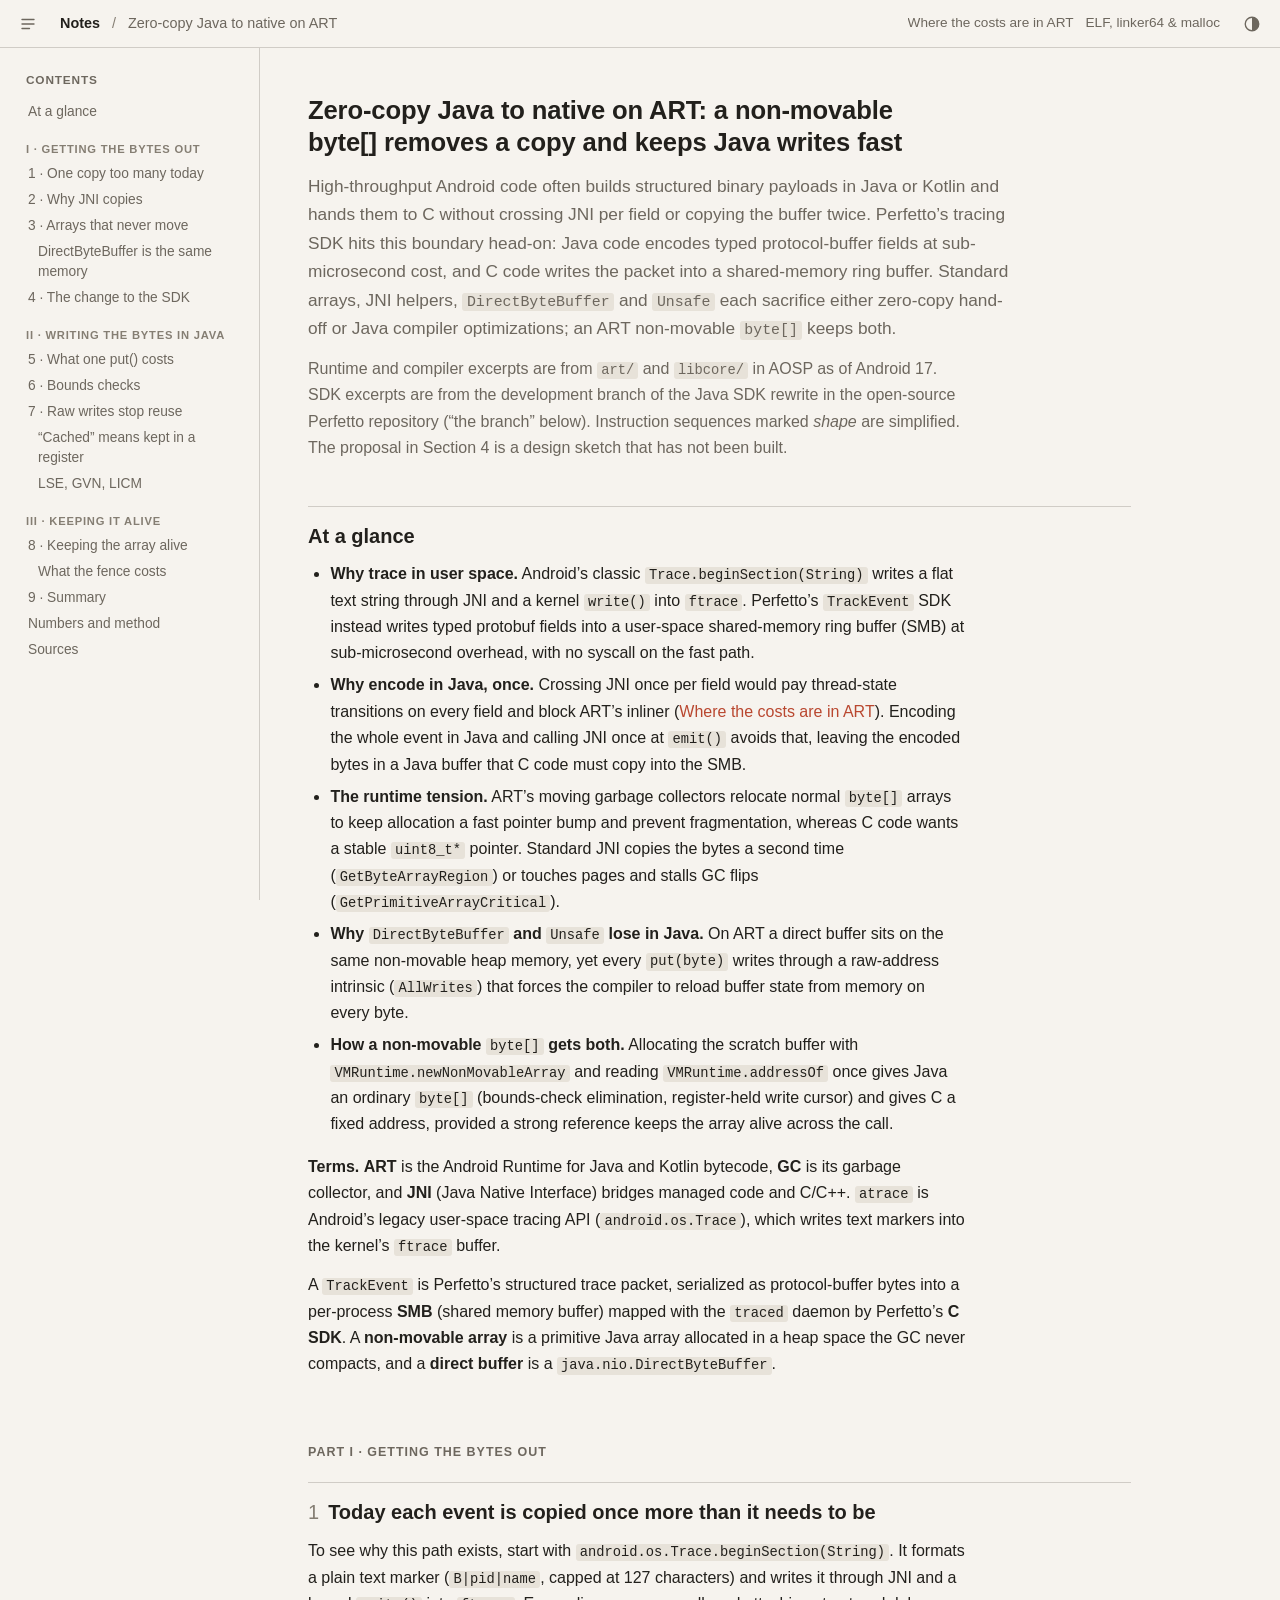
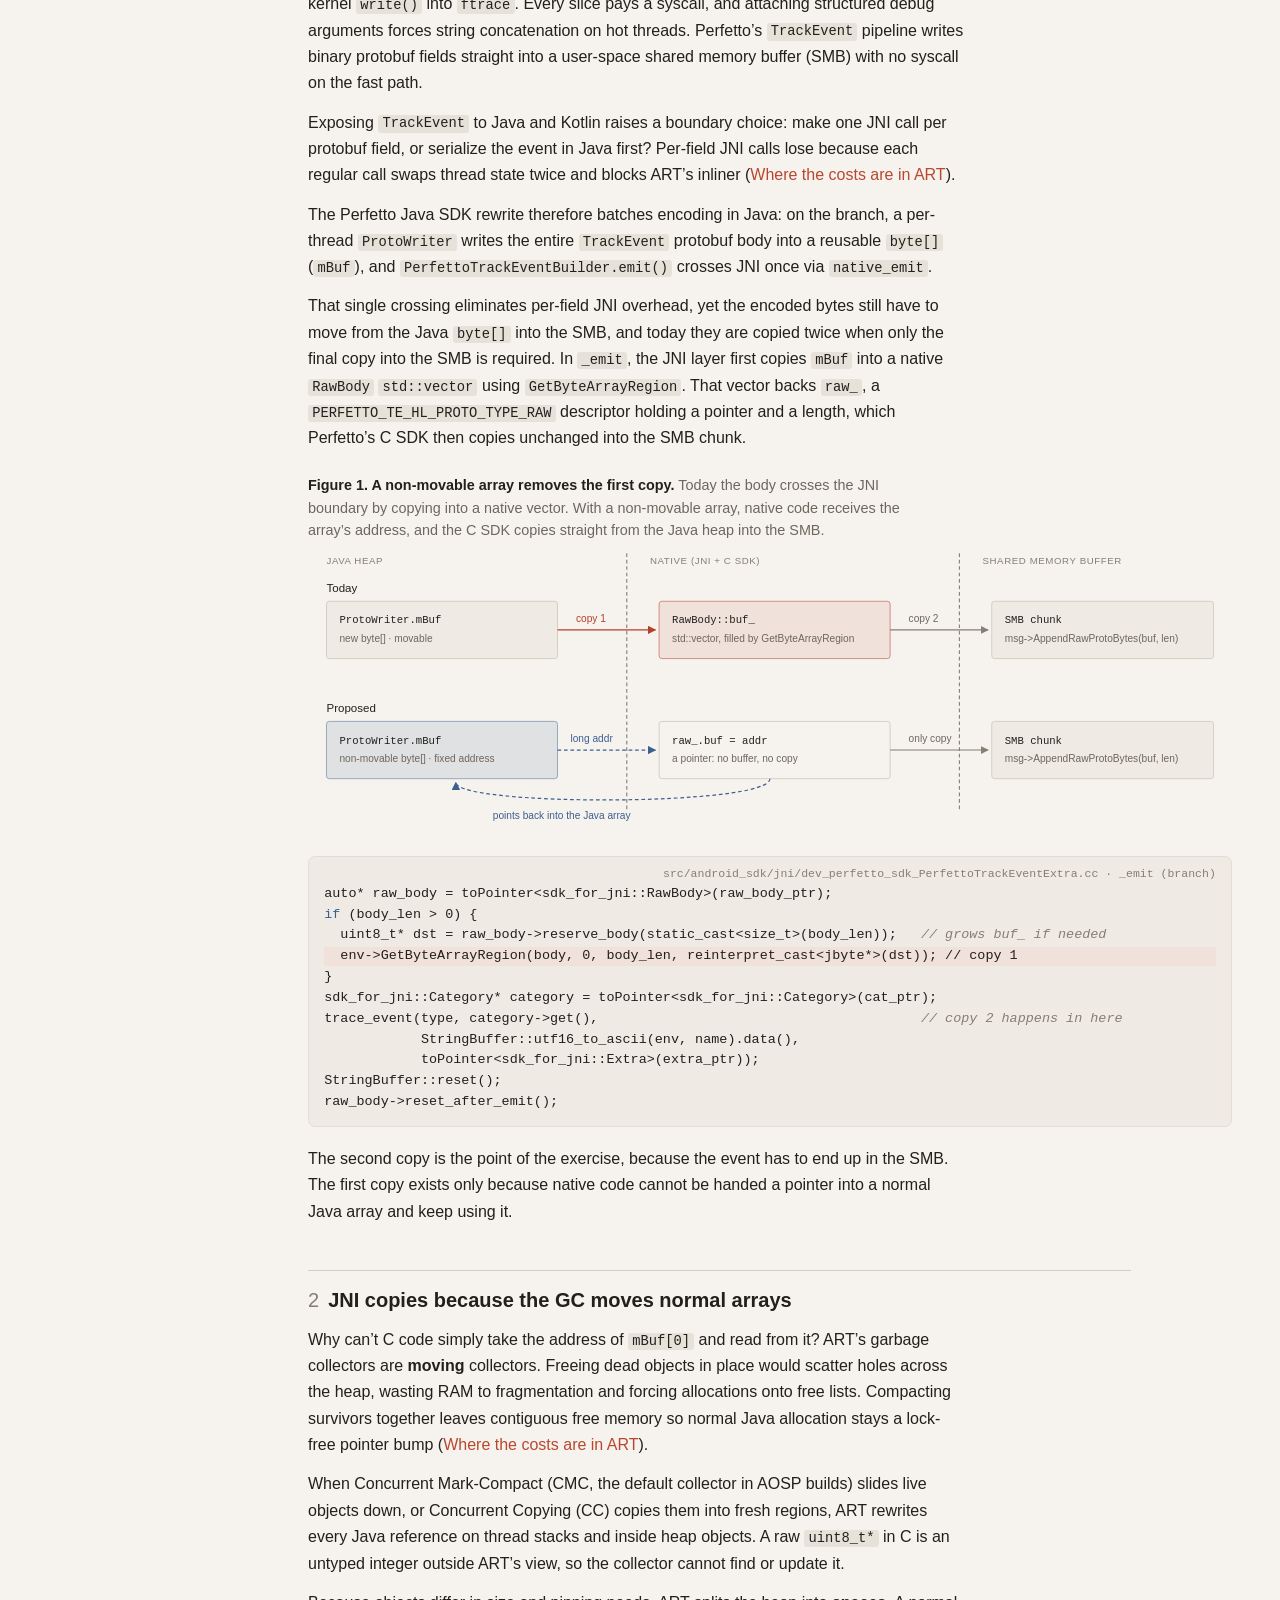
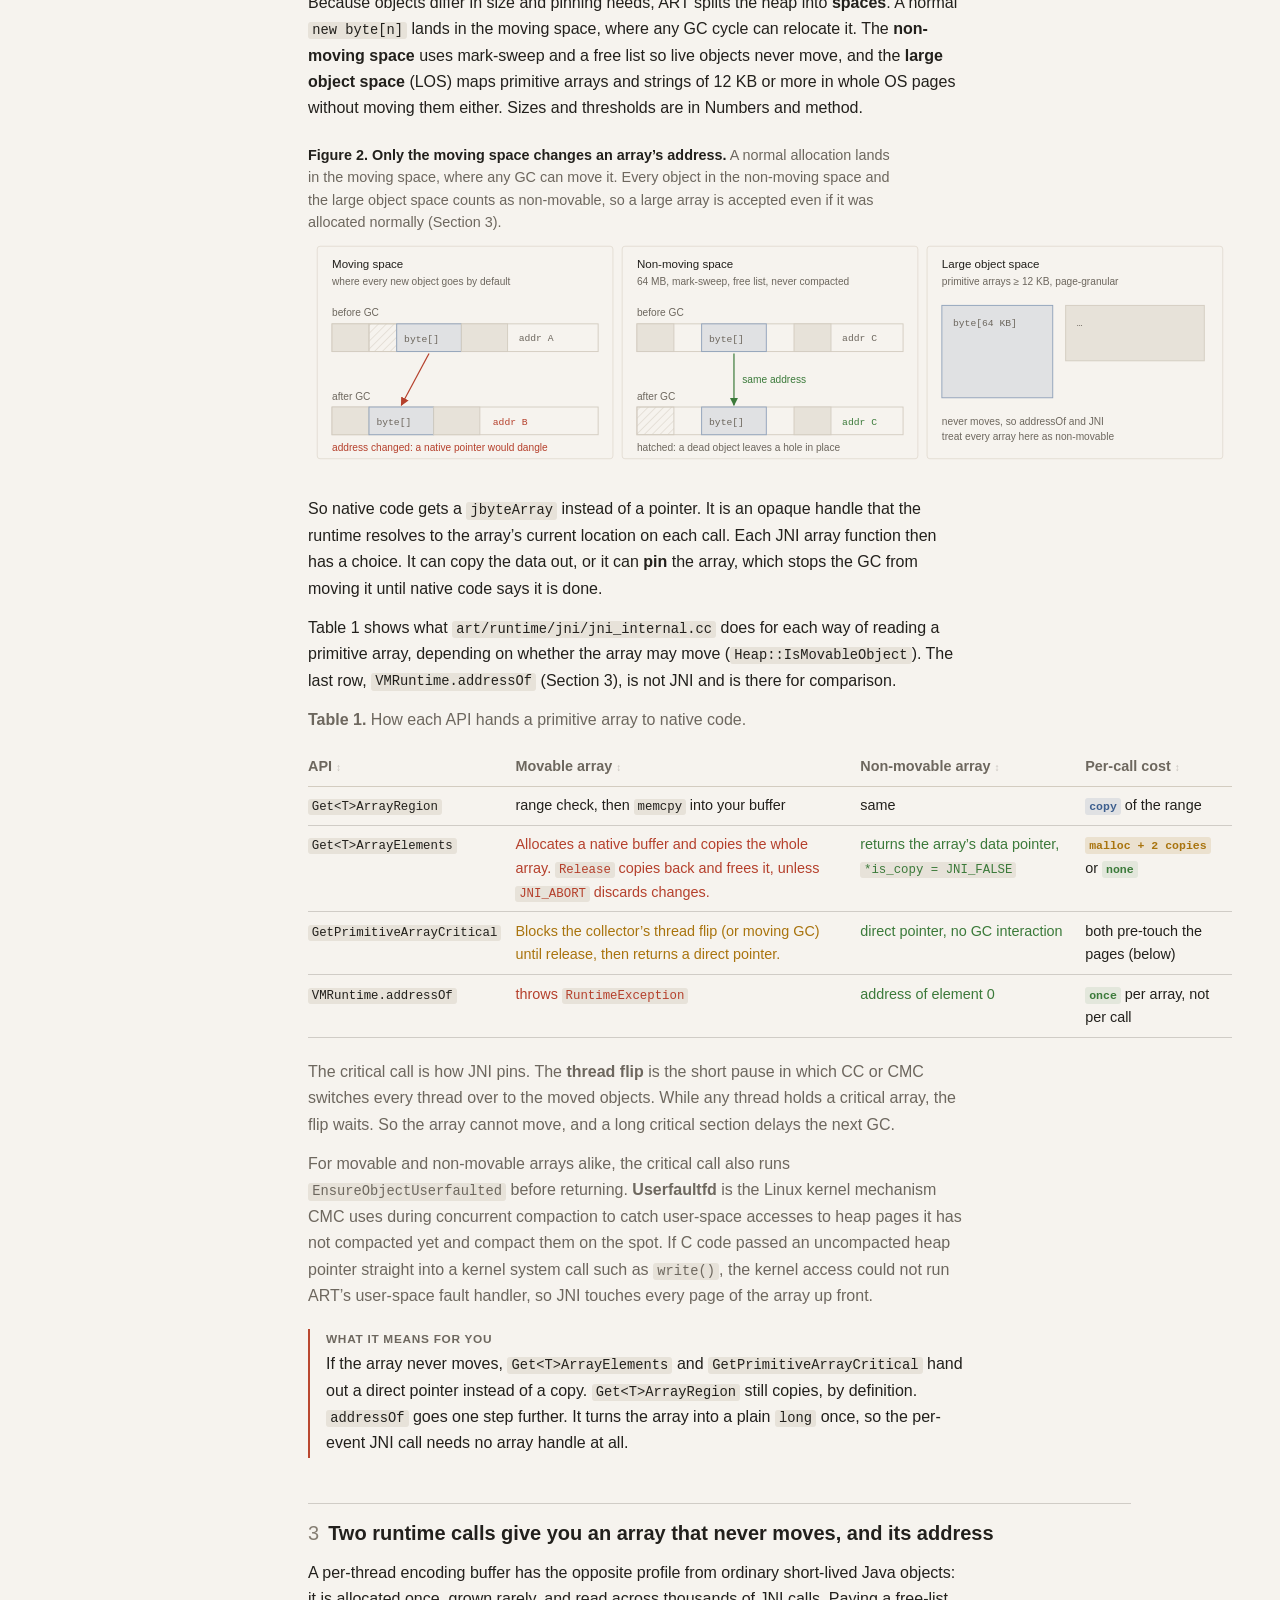
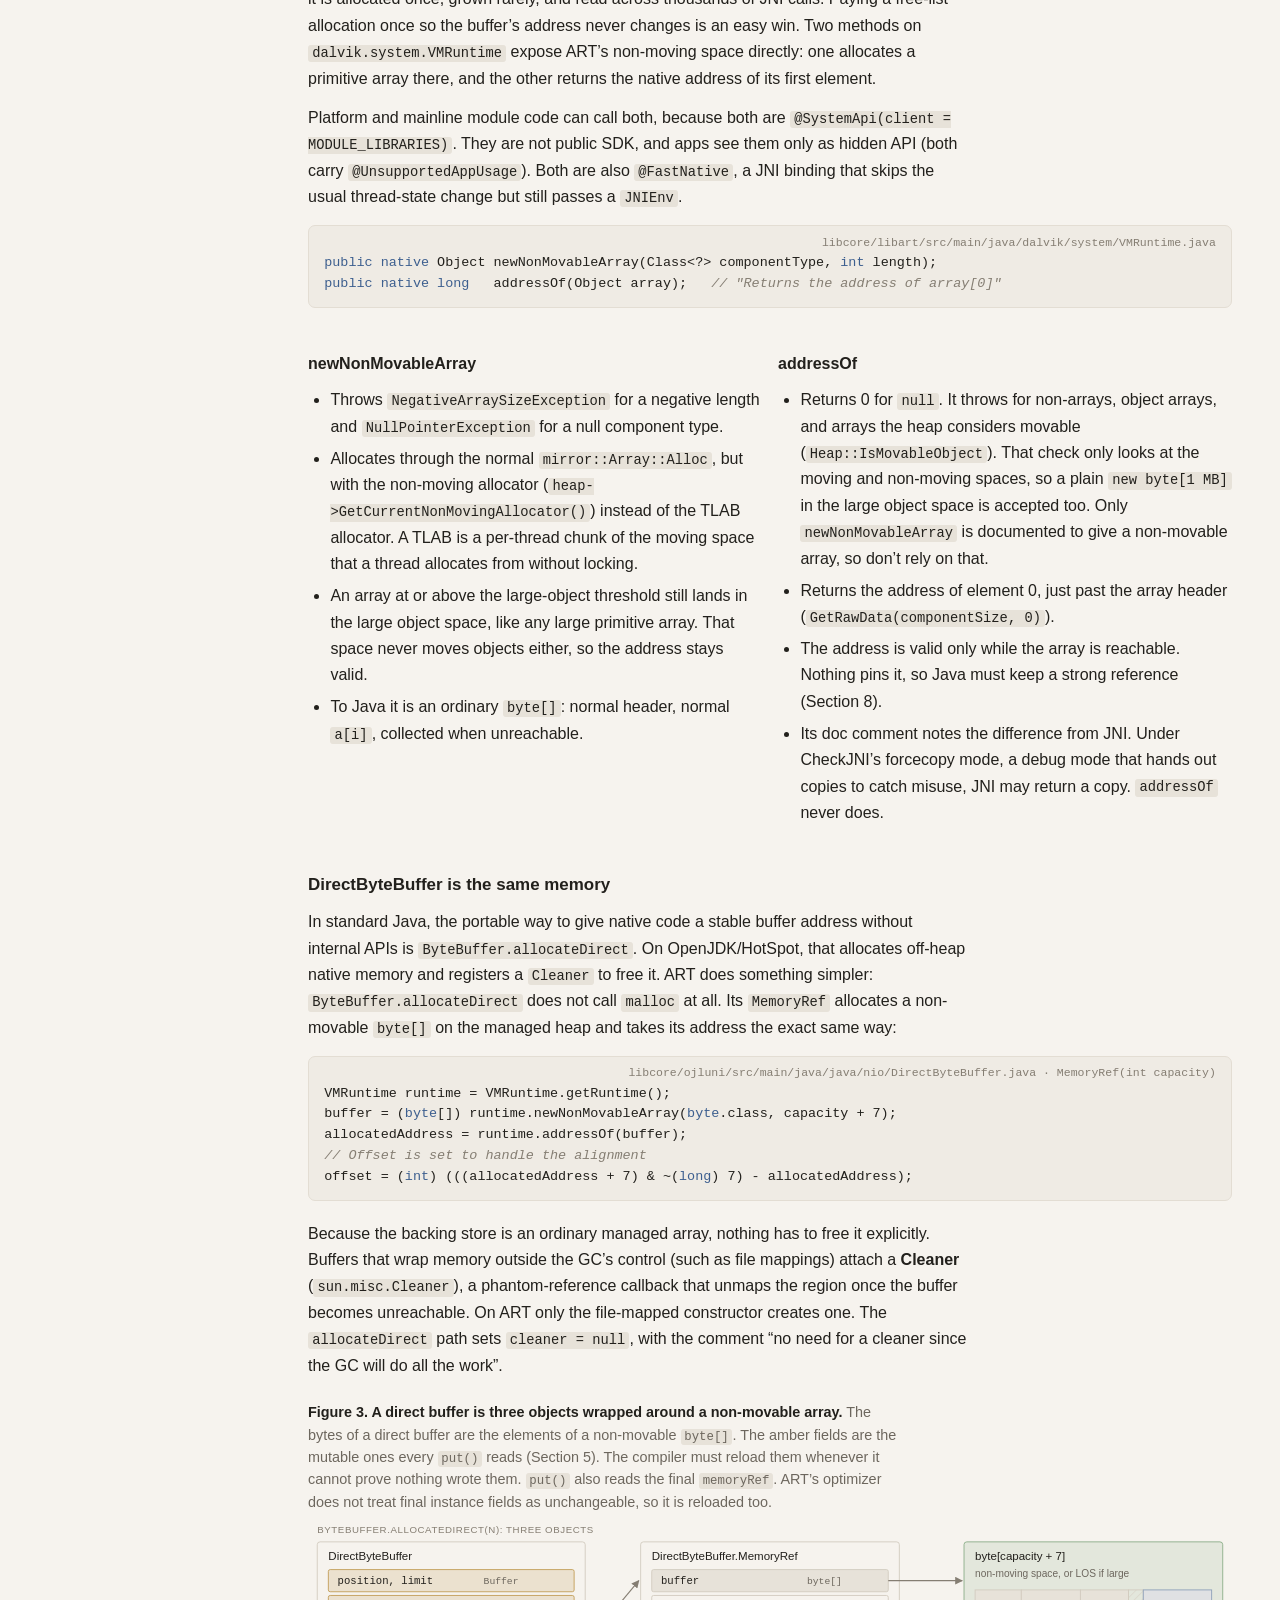
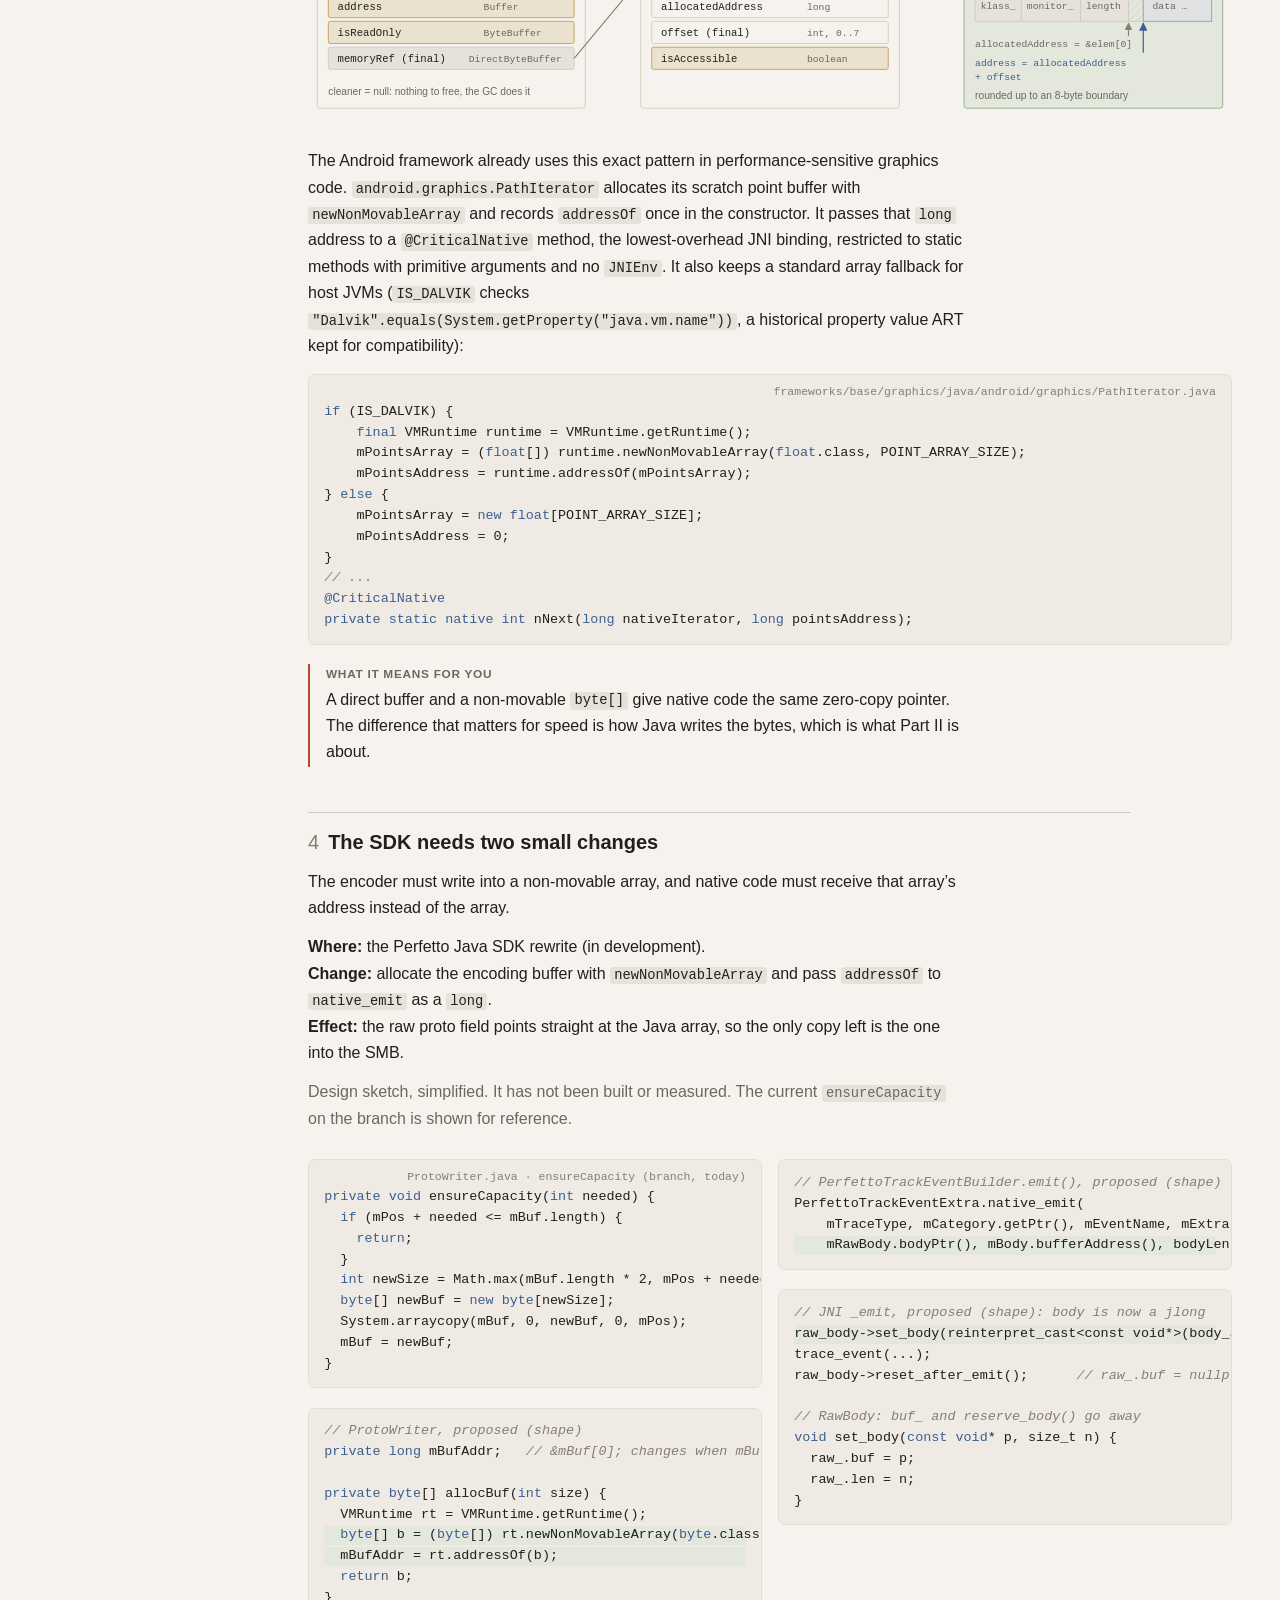
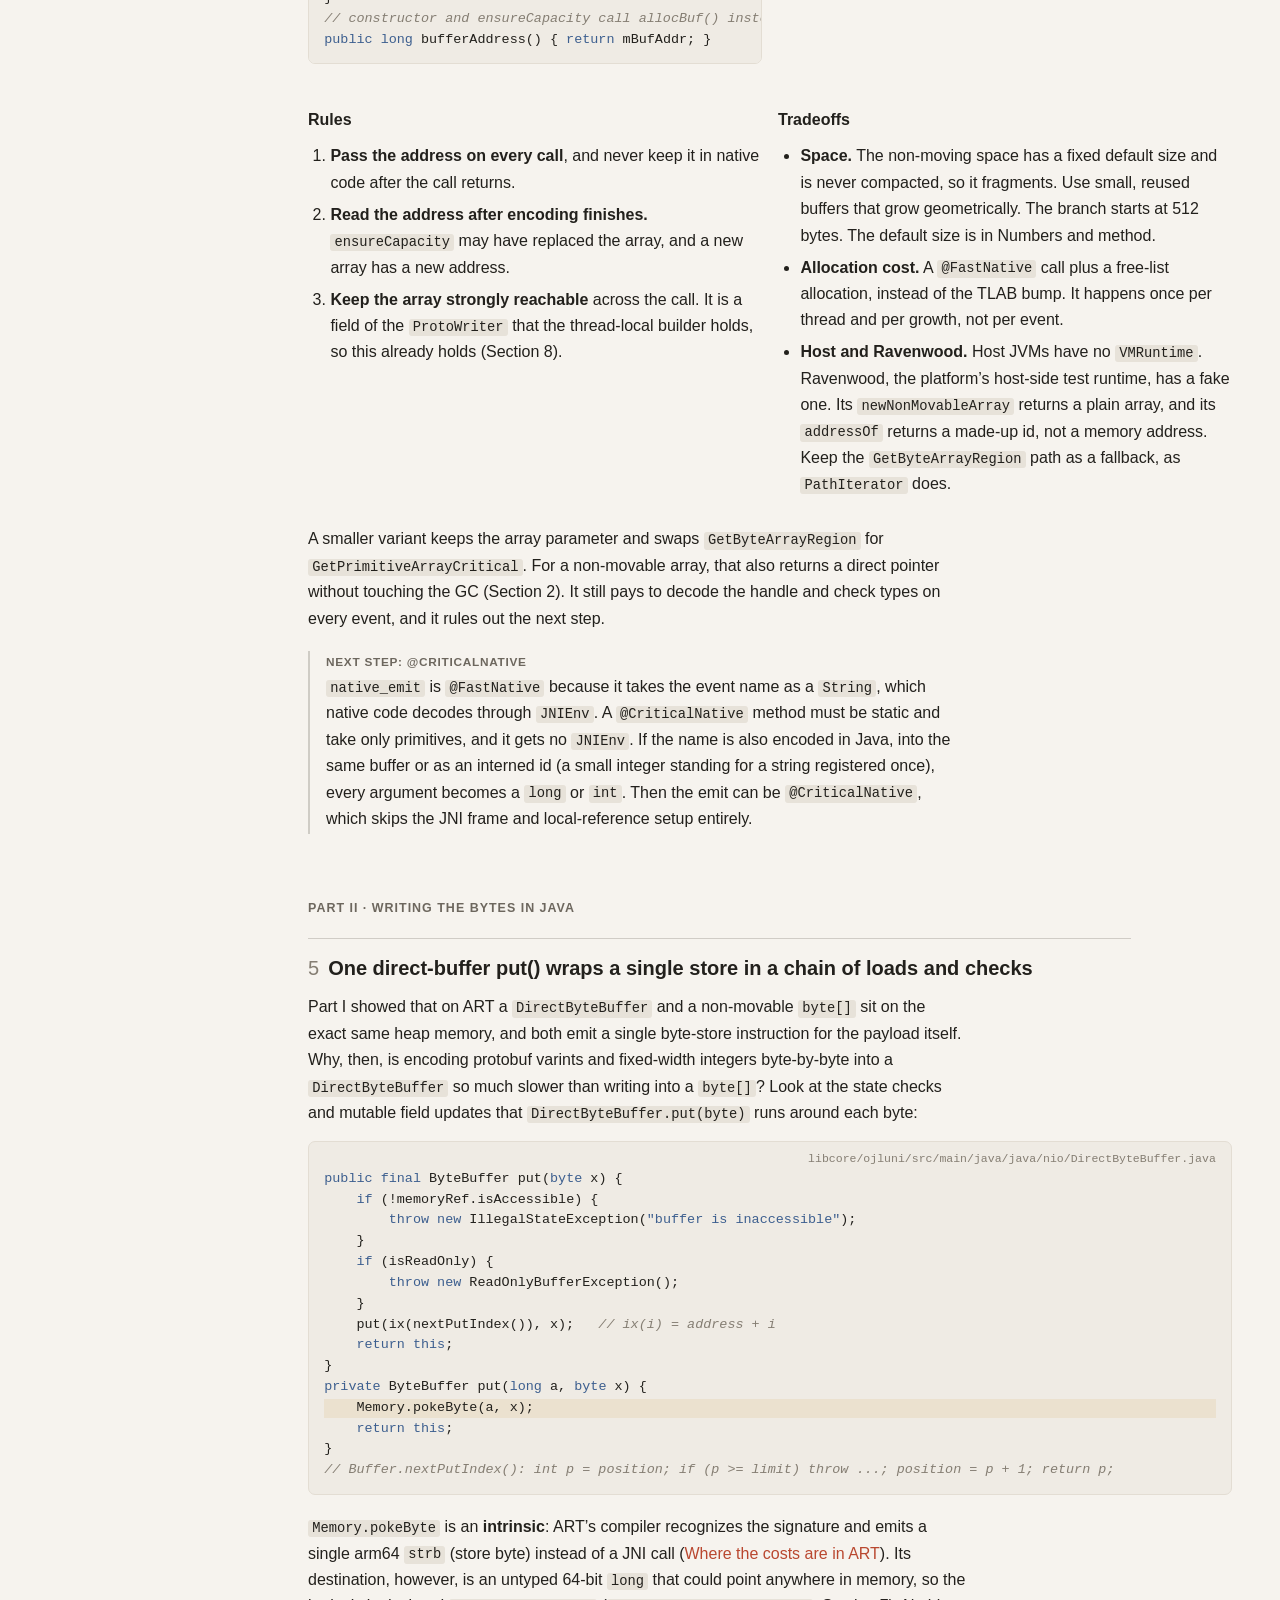
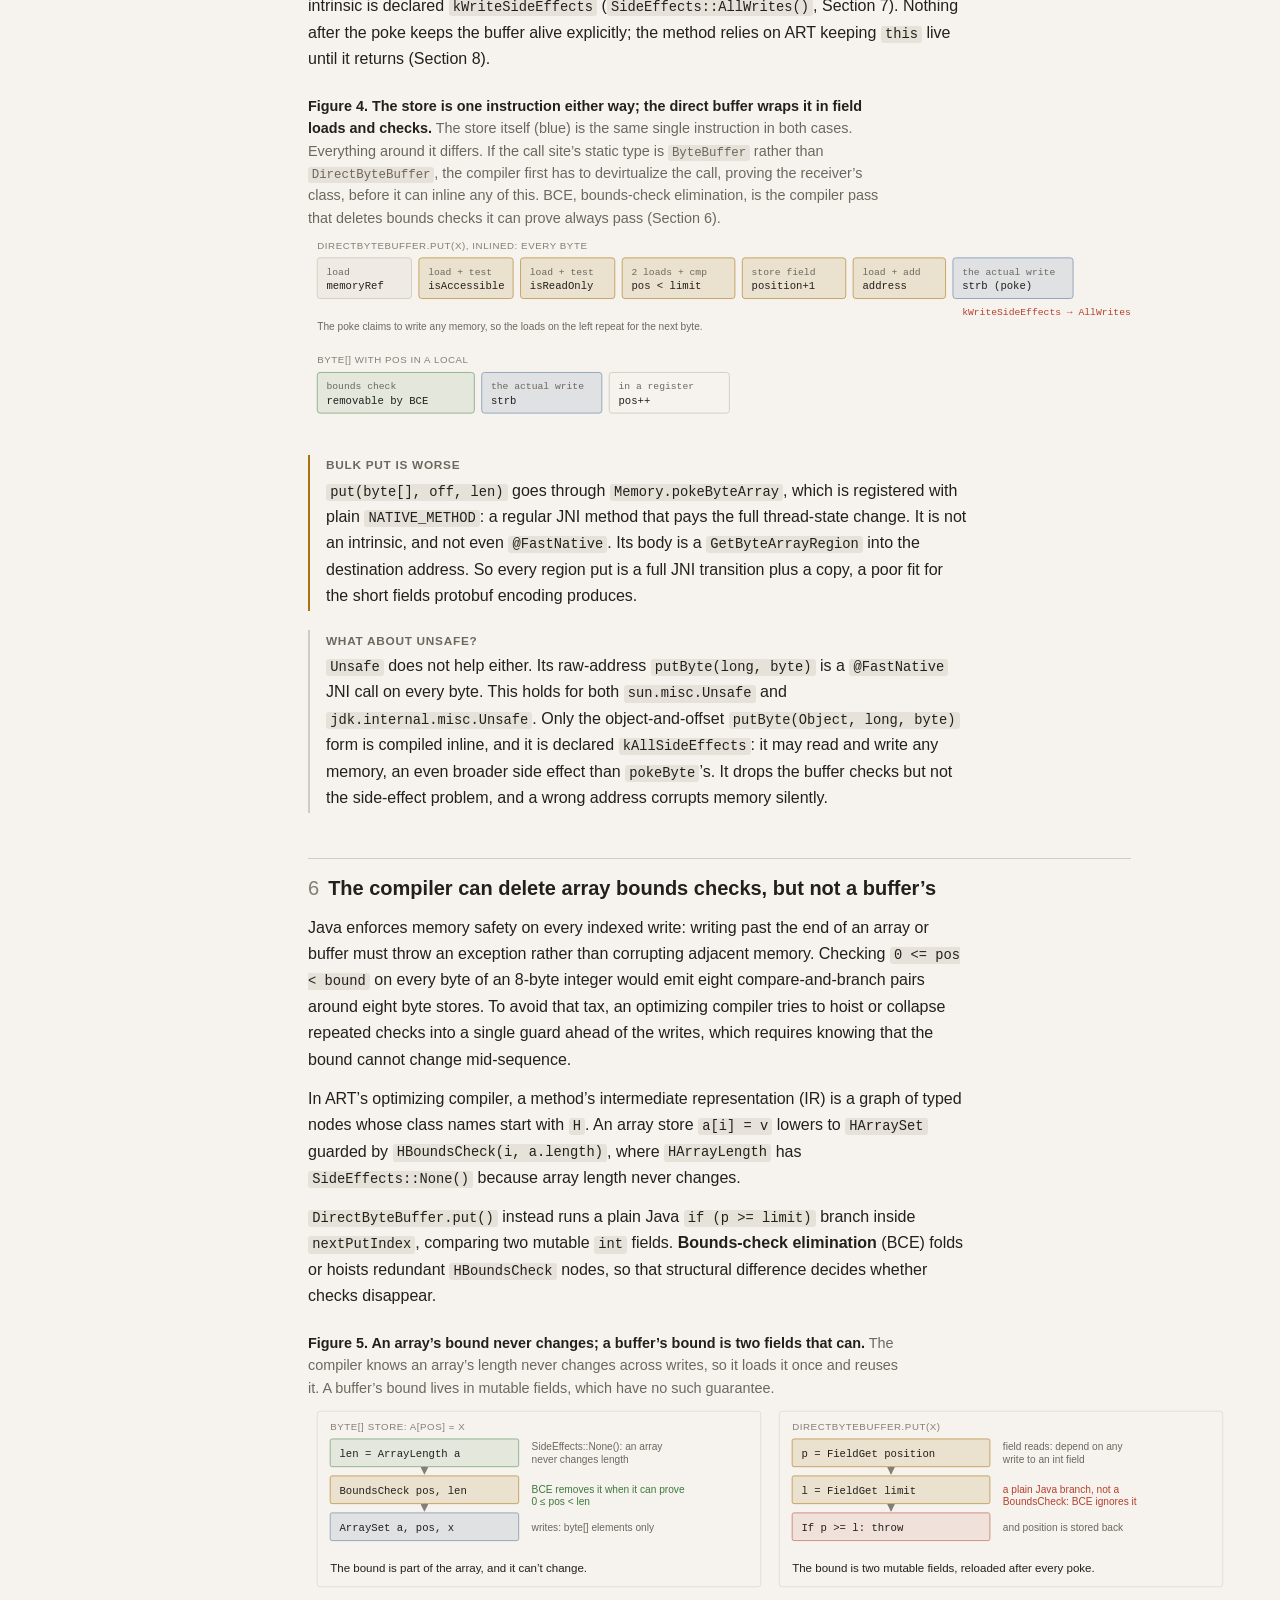
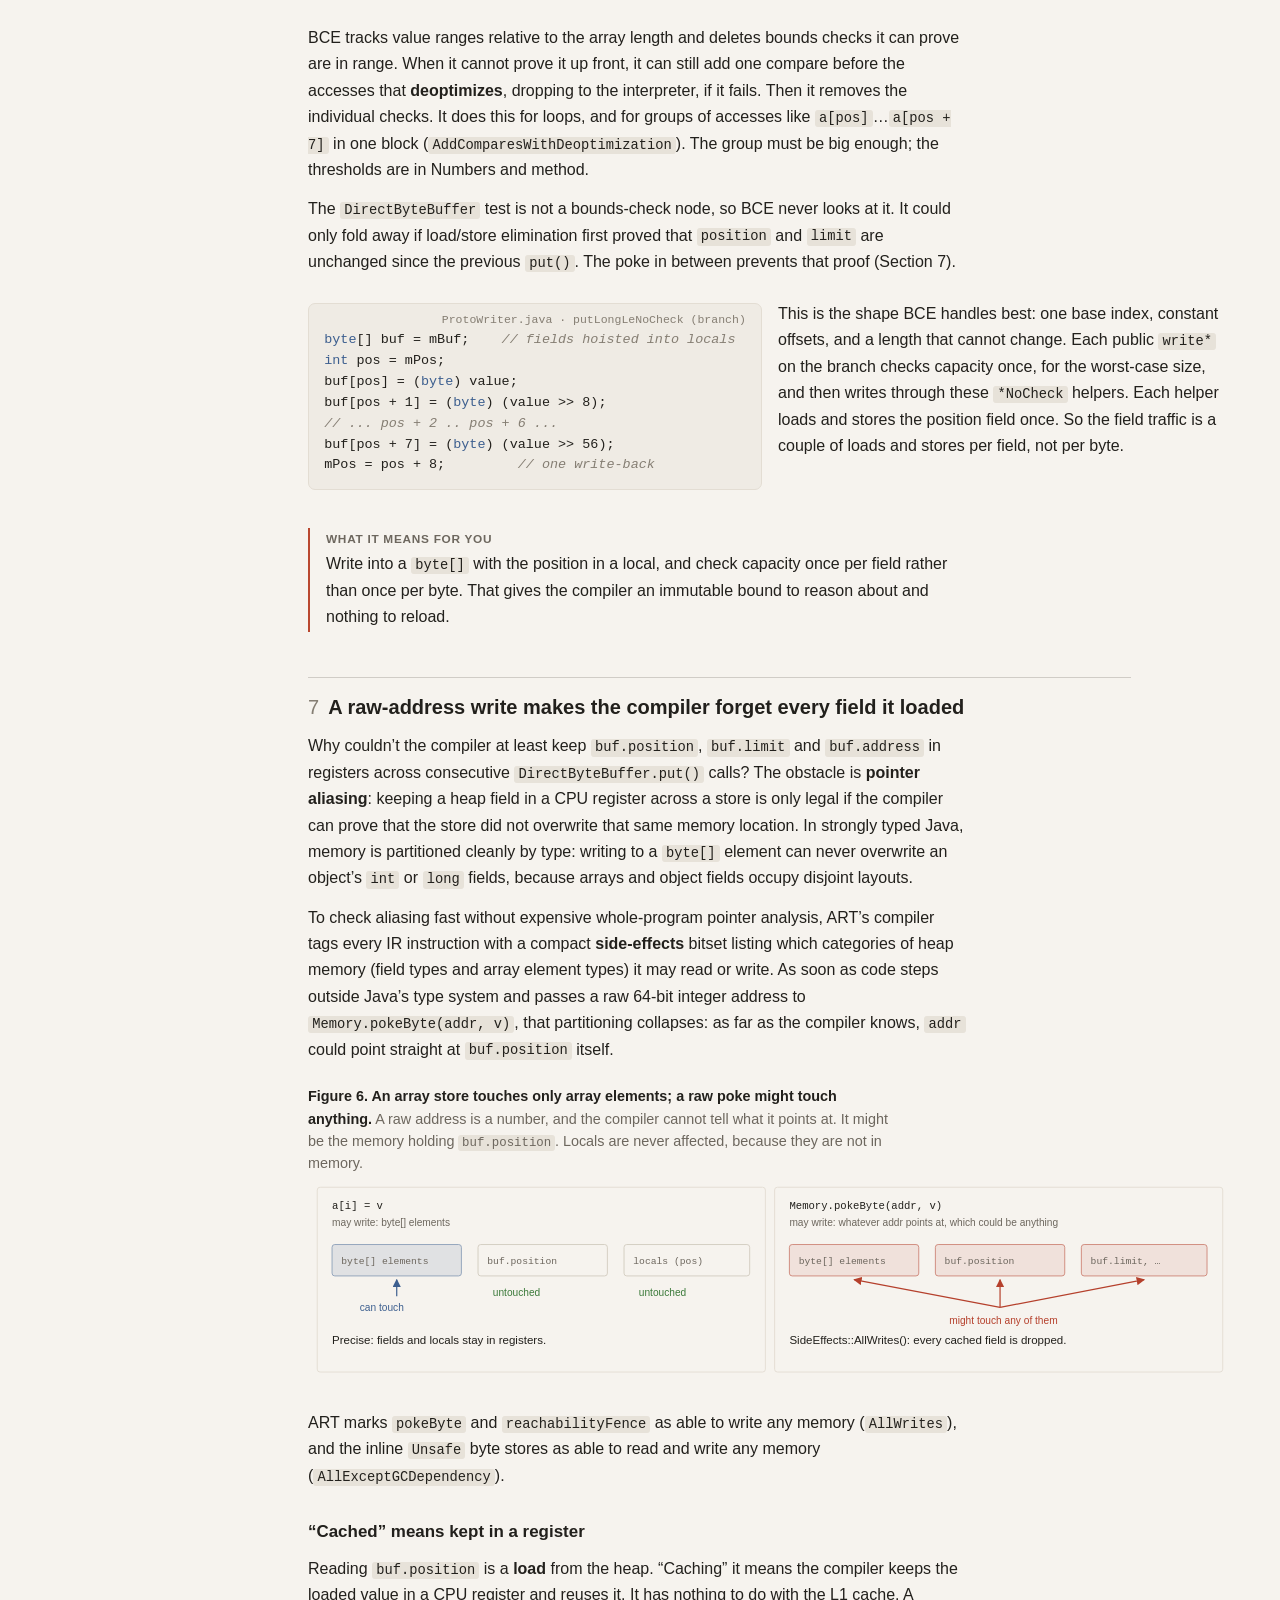
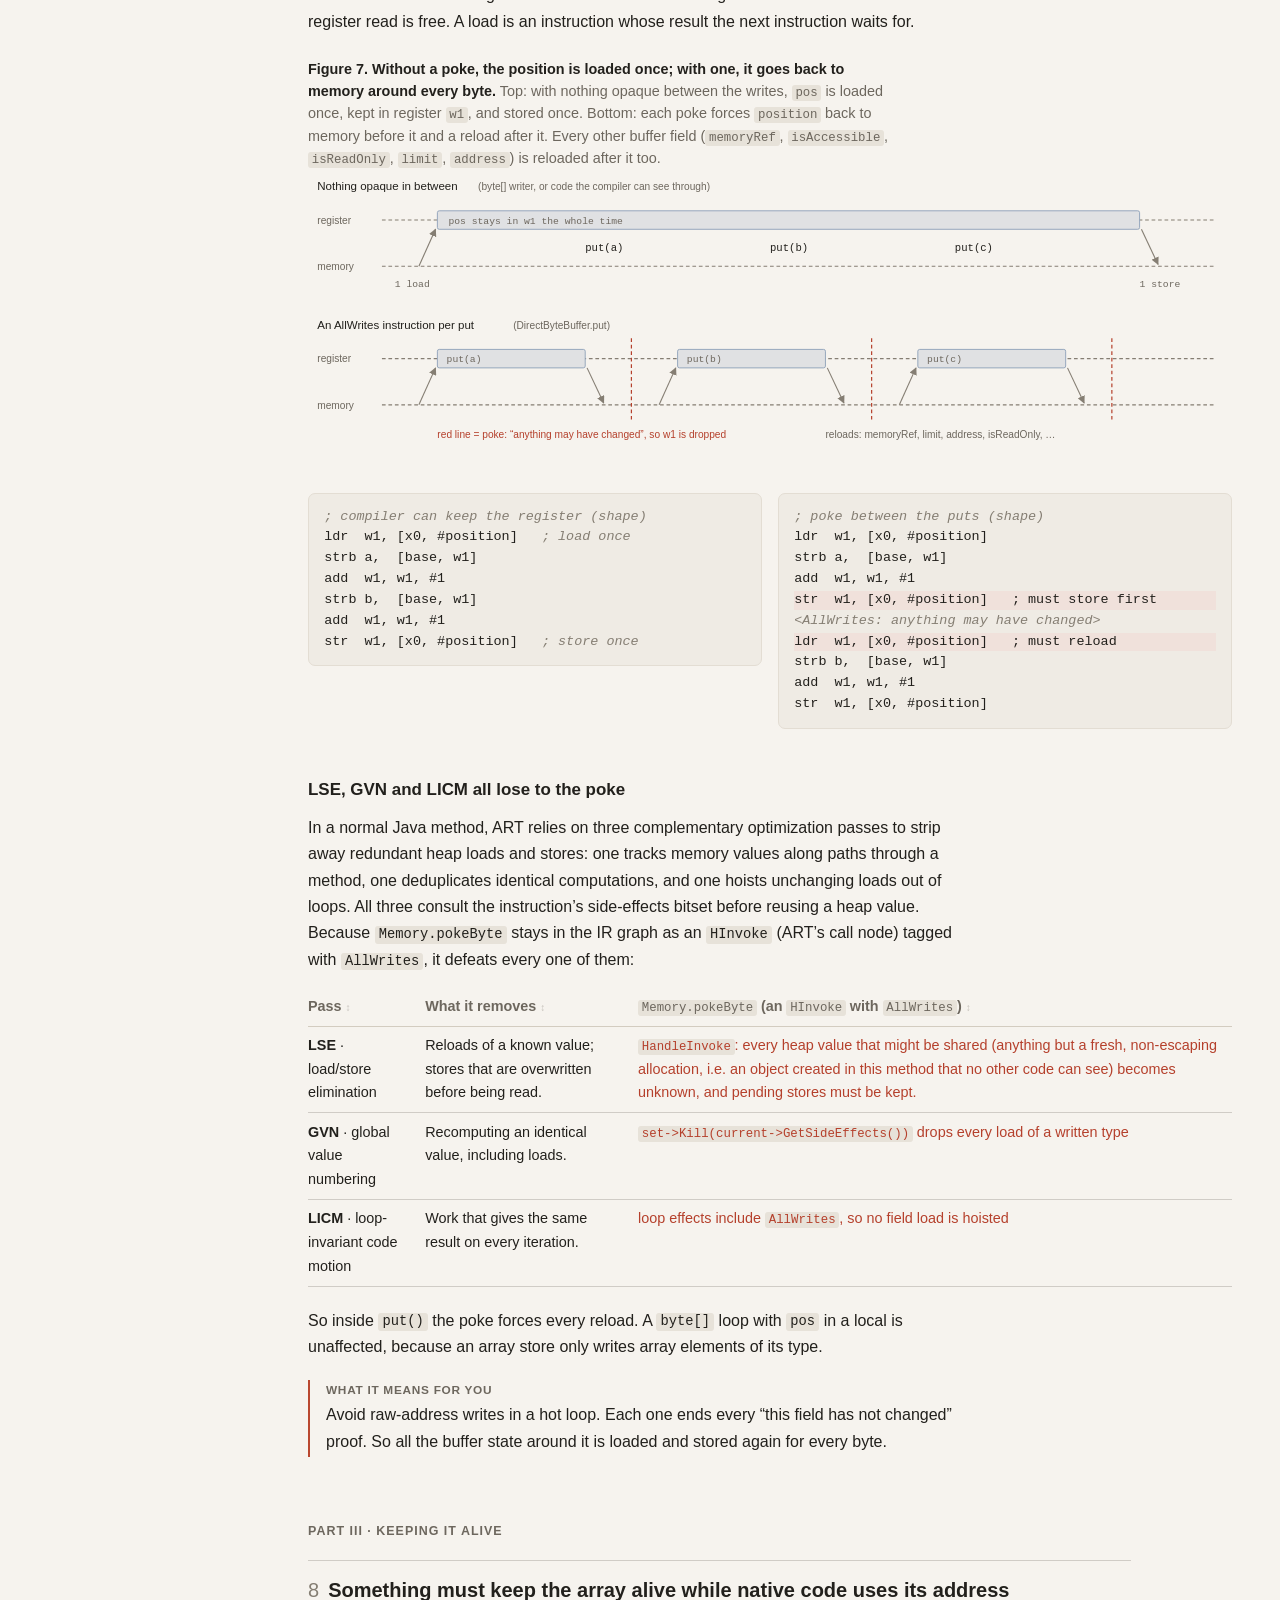
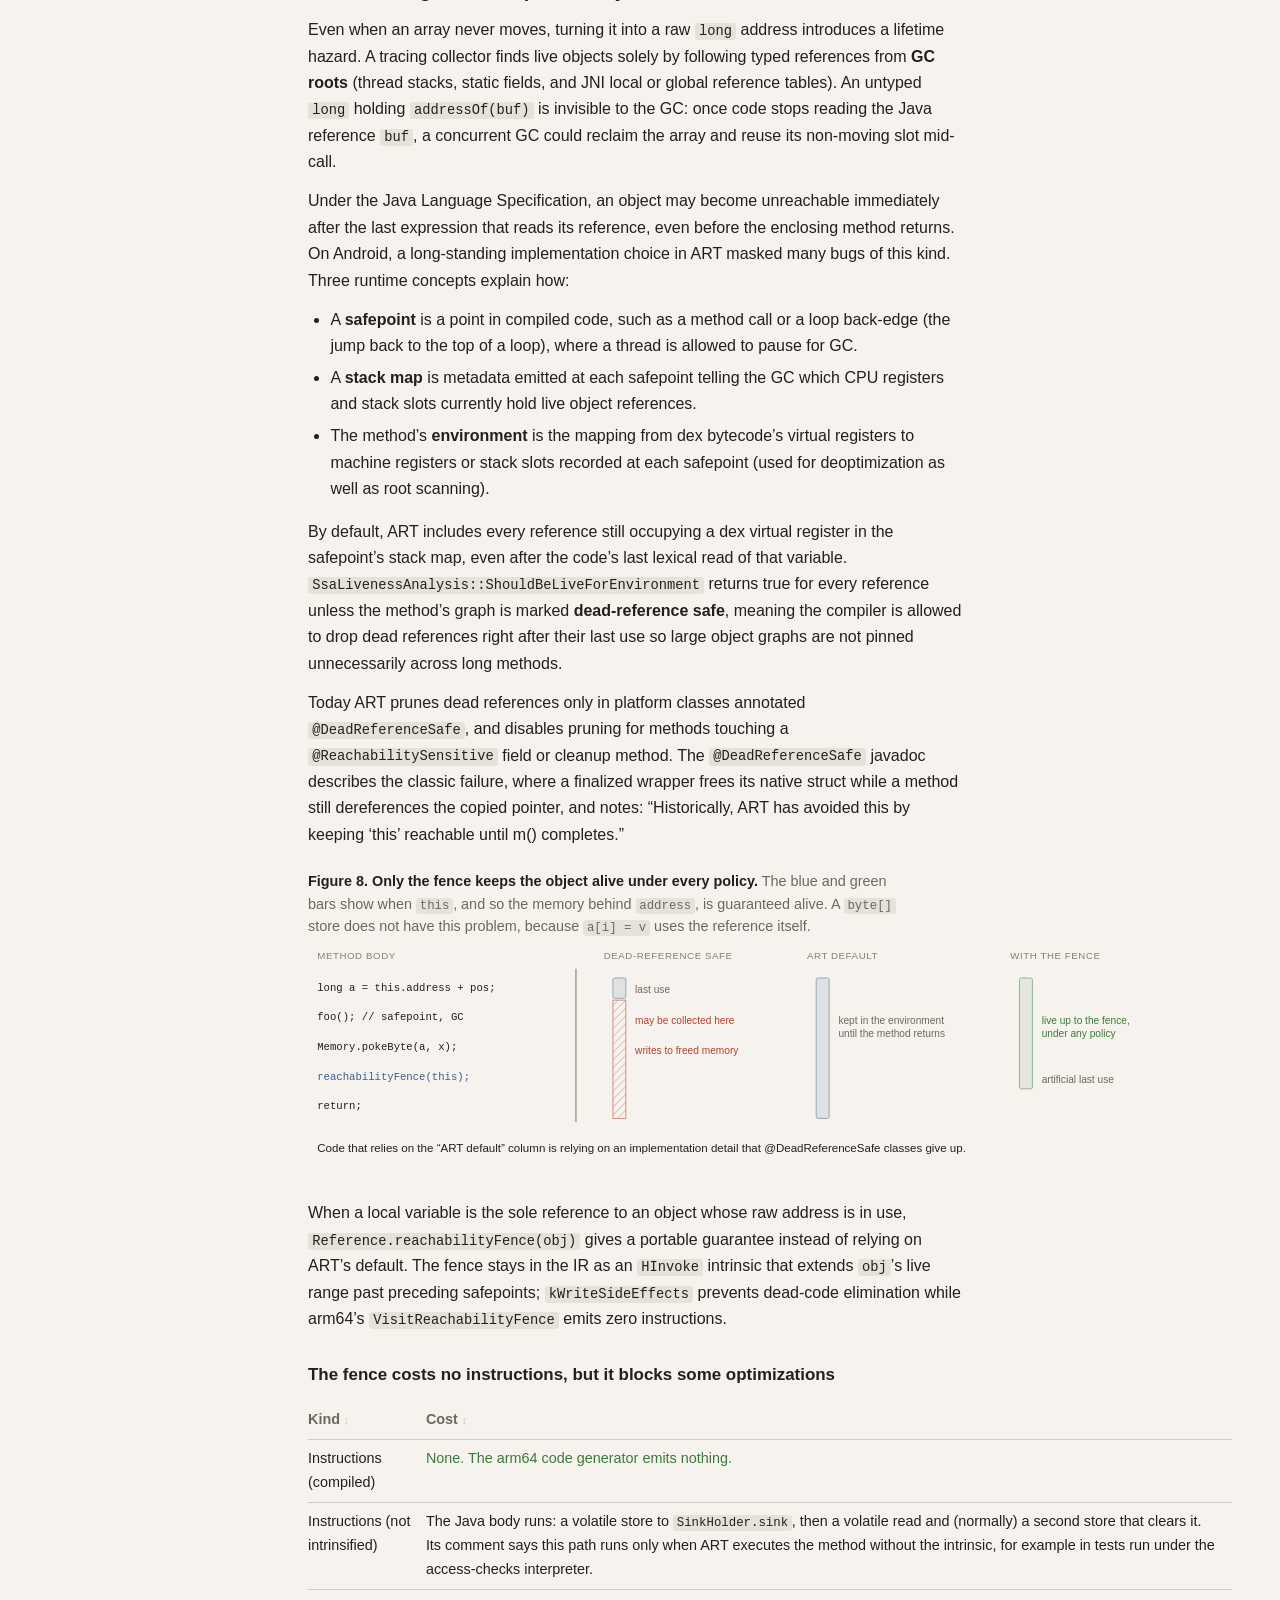
<file: java_sdk_zero_copy/index.html>
<!doctype html>
<html lang="en">
<head>
<meta charset="utf-8" />
<meta name="viewport" content="width=device-width, initial-scale=1" />
<title>Zero-copy Java to native on ART</title>
<meta name="theme-color" content="#f6f3ee" media="(prefers-color-scheme: light)" />
<meta name="theme-color" content="#171614" media="(prefers-color-scheme: dark)" />
<link rel="icon" href="../assets/icon.svg" type="image/svg+xml" />
<link rel="stylesheet" href="../assets/site.css" />
<script src="../assets/site.js"></script>
</head>
<body class="note">
<div class="progress" aria-hidden="true"><div class="progress-bar"></div></div>

<svg width="0" height="0" style="position:absolute">
  <defs>
    <marker id="ah"  viewBox="0 0 10 10" refX="9" refY="5" markerWidth="7" markerHeight="7" orient="auto-start-reverse"><path d="M0,0 L10,5 L0,10 z" class="mk"/></marker>
    <marker id="ahr" viewBox="0 0 10 10" refX="9" refY="5" markerWidth="7" markerHeight="7" orient="auto-start-reverse"><path d="M0,0 L10,5 L0,10 z" class="mkr"/></marker>
    <marker id="aha" viewBox="0 0 10 10" refX="9" refY="5" markerWidth="7" markerHeight="7" orient="auto-start-reverse"><path d="M0,0 L10,5 L0,10 z" class="mka"/></marker>
    <marker id="ahg" viewBox="0 0 10 10" refX="9" refY="5" markerWidth="7" markerHeight="7" orient="auto-start-reverse"><path d="M0,0 L10,5 L0,10 z" class="mkg"/></marker>
    <marker id="ahv" viewBox="0 0 10 10" refX="9" refY="5" markerWidth="7" markerHeight="7" orient="auto-start-reverse"><path d="M0,0 L10,5 L0,10 z" class="mkv"/></marker>
    <marker id="ahw" viewBox="0 0 10 10" refX="9" refY="5" markerWidth="7" markerHeight="7" orient="auto-start-reverse"><path d="M0,0 L10,5 L0,10 z" class="mkw"/></marker>
    <pattern id="hatch" width="6" height="6" patternUnits="userSpaceOnUse" patternTransform="rotate(45)"><line x1="0" y1="0" x2="0" y2="6" class="hatch-l"/></pattern>
    <pattern id="hatchr" width="6" height="6" patternUnits="userSpaceOnUse" patternTransform="rotate(45)"><line x1="0" y1="0" x2="0" y2="6" class="hatch-r"/></pattern>
  </defs>
</svg>

<header class="topbar">
  <button type="button" class="icon-btn" id="nav-btn" aria-controls="toc" aria-expanded="false" title="Contents"><svg viewBox="0 0 24 24" aria-hidden="true"><path d="M4 6h16M4 12h16M4 18h10"/></svg><span class="lbl">Contents</span></button>
  <a class="tb-home" href="../index.html">Notes</a>
  <span class="tb-sep" aria-hidden="true">/</span>
  <span class="tb-title" title="non-movable arrays · BCE · side effects · reachability">Zero-copy Java to native on ART</span>
  <span class="tb-spacer"></span>
  <a class="tb-x" href="../art_costs/index.html">Where the costs are in ART</a>
  <a class="tb-x" href="../native_memory_elf_malloc/index.html">ELF, linker64 &amp; malloc</a>
  <button type="button" class="icon-btn" id="theme-btn" title="Theme" aria-label="Theme"></button>
</header>

<nav id="toc" aria-label="Contents">
  <div class="h">Contents</div>
  <a href="#overview">At a glance</a>
  <div class="ph">I · Getting the bytes out</div>
  <a href="#today">1 · One copy too many today</a>
  <a href="#why">2 · Why JNI copies</a>
  <a href="#nonmovable">3 · Arrays that never move</a>
  <a href="#dbb" style="padding-left:18px">DirectByteBuffer is the same memory</a>
  <a href="#proposal">4 · The change to the SDK</a>
  <div class="ph">II · Writing the bytes in Java</div>
  <a href="#put">5 · What one put() costs</a>
  <a href="#bounds">6 · Bounds checks</a>
  <a href="#sidefx">7 · Raw writes stop reuse</a>
  <a href="#regs" style="padding-left:18px">“Cached” means kept in a register</a>
  <a href="#passes" style="padding-left:18px">LSE, GVN, LICM</a>
  <div class="ph">III · Keeping it alive</div>
  <a href="#liveness">8 · Keeping the array alive</a>
  <a href="#fence-cost" style="padding-left:18px">What the fence costs</a>
  <a href="#summary">9 · Summary</a>
  <a href="#method">Numbers and method</a>
  <a href="#sources">Sources</a>
</nav>

<main id="top">
<h1>Zero-copy Java to native on ART: a non-movable byte[] removes a copy and keeps Java writes fast</h1>
<p class="lead">High-throughput Android code often builds structured binary payloads in Java or Kotlin and hands them to C without crossing JNI per field or copying the buffer twice.
Perfetto’s tracing SDK hits this boundary head-on: Java code encodes typed protocol-buffer fields at sub-microsecond cost, and C code writes the packet into a shared-memory ring buffer.
Standard arrays, JNI helpers, <code>DirectByteBuffer</code> and <code>Unsafe</code> each sacrifice either zero-copy hand-off or Java compiler optimizations; an ART non-movable <code>byte[]</code> keeps both.</p>
<p class="m">Runtime and compiler excerpts are from <code>art/</code> and <code>libcore/</code> in AOSP as of Android 17. SDK excerpts are from the
development branch of the Java SDK rewrite in the open-source Perfetto repository (“the branch” below). Instruction sequences marked <em>shape</em> are simplified. The proposal in Section 4 is a design sketch that has not been built.</p>

<h2 id="overview">At a glance</h2>
<ul>
<li><b>Why trace in user space.</b> Android’s classic <code>Trace.beginSection(String)</code> writes a flat text string through JNI and a kernel <code>write()</code> into <code>ftrace</code>. Perfetto’s <code>TrackEvent</code> SDK instead writes typed protobuf fields into a user-space shared-memory ring buffer (SMB) at sub-microsecond overhead, with no syscall on the fast path.</li>
<li><b>Why encode in Java, once.</b> Crossing JNI once per field would pay thread-state transitions on every field and block ART’s inliner (<a href="../art_costs/index.html#jni">Where the costs are in ART</a>). Encoding the whole event in Java and calling JNI once at <code>emit()</code> avoids that, leaving the encoded bytes in a Java buffer that C code must copy into the SMB.</li>
<li><b>The runtime tension.</b> ART’s moving garbage collectors relocate normal <code>byte[]</code> arrays to keep allocation a fast pointer bump and prevent fragmentation, whereas C code wants a stable <code>uint8_t*</code> pointer. Standard JNI copies the bytes a second time (<code>GetByteArrayRegion</code>) or touches pages and stalls GC flips (<code>GetPrimitiveArrayCritical</code>).</li>
<li><b>Why <code>DirectByteBuffer</code> and <code>Unsafe</code> lose in Java.</b> On ART a direct buffer sits on the same non-movable heap memory, yet every <code>put(byte)</code> writes through a raw-address intrinsic (<code>AllWrites</code>) that forces the compiler to reload buffer state from memory on every byte.</li>
<li><b>How a non-movable <code>byte[]</code> gets both.</b> Allocating the scratch buffer with <code>VMRuntime.newNonMovableArray</code> and reading <code>VMRuntime.addressOf</code> once gives Java an ordinary <code>byte[]</code> (bounds-check elimination, register-held write cursor) and gives C a fixed address, provided a strong reference keeps the array alive across the call.</li>
</ul>
<p><b>Terms.</b> <b>ART</b> is the Android Runtime for Java and Kotlin bytecode, <b>GC</b> is its garbage collector, and <b>JNI</b> (Java Native Interface) bridges managed code and C/C++.
<b><code>atrace</code></b> is Android’s legacy user-space tracing API (<code>android.os.Trace</code>), which writes text markers into the kernel’s <b><code>ftrace</code></b> buffer.</p>
<p>A <b><code>TrackEvent</code></b> is Perfetto’s structured trace packet, serialized as protocol-buffer bytes into a per-process <b>SMB</b> (shared memory buffer) mapped with the <code>traced</code> daemon by Perfetto’s <b>C SDK</b>.
A <b>non-movable array</b> is a primitive Java array allocated in a heap space the GC never compacts, and a <b>direct buffer</b> is a <code>java.nio.DirectByteBuffer</code>.</p>

<!-- ═════════════════════════ PART I ═════════════════════════ -->
<div class="part">Part I · Getting the bytes out</div>

<h2 id="today"><span class="n">1</span>Today each event is copied once more than it needs to be</h2>
<p>To see why this path exists, start with <code>android.os.Trace.beginSection(String)</code>.
It formats a plain text marker (<code>B|pid|name</code>, capped at 127 characters) and writes it through JNI and a kernel <code>write()</code> into <code>ftrace</code>.
Every slice pays a syscall, and attaching structured debug arguments forces string concatenation on hot threads.
Perfetto’s <code>TrackEvent</code> pipeline writes binary protobuf fields straight into a user-space shared memory buffer (SMB) with no syscall on the fast path.</p>
<p>Exposing <code>TrackEvent</code> to Java and Kotlin raises a boundary choice: make one JNI call per protobuf field, or serialize the event in Java first?
Per-field JNI calls lose because each regular call swaps thread state twice and blocks ART’s inliner (<a href="../art_costs/index.html#jni">Where the costs are in ART</a>).</p>
<p>The Perfetto Java SDK rewrite therefore batches encoding in Java: on the branch, a per-thread <code>ProtoWriter</code> writes the entire <code>TrackEvent</code> protobuf body into a reusable <code>byte[]</code> (<code>mBuf</code>), and <code>PerfettoTrackEventBuilder.emit()</code> crosses JNI once via <code>native_emit</code>.</p>
<p>That single crossing eliminates per-field JNI overhead, yet the encoded bytes still have to move from the Java <code>byte[]</code> into the SMB, and today they are copied twice when only the final copy into the SMB is required.
In <code>_emit</code>, the JNI layer first copies <code>mBuf</code> into a native <code>RawBody</code> <code>std::vector</code> using <code>GetByteArrayRegion</code>.
That vector backs <code>raw_</code>, a <code>PERFETTO_TE_HL_PROTO_TYPE_RAW</code> descriptor holding a pointer and a length, which Perfetto’s C SDK then copies unchanged into the SMB chunk.</p>

<figure>
<figcaption><b>Figure 1. A non-movable array removes the first copy.</b> Today the body crosses the JNI boundary by copying into a native vector. With a non-movable array, native code receives
the array’s address, and the C SDK copies straight from the Java heap into the SMB.</figcaption>
<svg viewBox="0 0 1000 306" role="img" aria-label="Data path today vs proposed">
  <text x="20" y="22" class="th">java heap</text>
  <text x="370" y="22" class="th">native (jni + c sdk)</text>
  <text x="730" y="22" class="th">shared memory buffer</text>
  <line x1="345" y1="10" x2="345" y2="290" class="ln dash"/>
  <line x1="705" y1="10" x2="705" y2="290" class="ln dash"/>

  <text x="20" y="52" class="tb">Today</text>
  <rect x="20" y="62" width="250" height="62" rx="3" class="b"/>
  <text x="34" y="86" class="tm">ProtoWriter.mBuf</text>
  <text x="34" y="106" class="ts">new byte[] · movable</text>
  <path d="M270,93 L376,93" class="lnr" marker-end="url(#ahr)"/>
  <text x="290" y="84" class="ts tr">copy 1</text>
  <rect x="380" y="62" width="250" height="62" rx="3" class="br"/>
  <text x="394" y="86" class="tm">RawBody::buf_</text>
  <text x="394" y="106" class="ts">std::vector, filled by GetByteArrayRegion</text>
  <path d="M630,93 L736,93" class="ln" marker-end="url(#ah)"/>
  <text x="650" y="84" class="ts">copy 2</text>
  <rect x="740" y="62" width="240" height="62" rx="3" class="b"/>
  <text x="754" y="86" class="tm">SMB chunk</text>
  <text x="754" y="106" class="ts">msg-&gt;AppendRawProtoBytes(buf, len)</text>

  <text x="20" y="182" class="tb">Proposed</text>
  <rect x="20" y="192" width="250" height="62" rx="3" class="ba"/>
  <text x="34" y="216" class="tm">ProtoWriter.mBuf</text>
  <text x="34" y="236" class="ts">non-movable byte[] · fixed address</text>
  <path d="M270,223 L376,223" class="lna dash" marker-end="url(#aha)"/>
  <text x="284" y="214" class="ts ta">long addr</text>
  <rect x="380" y="192" width="250" height="62" rx="3" class="b0"/>
  <text x="394" y="216" class="tm">raw_.buf = addr</text>
  <text x="394" y="236" class="ts">a pointer: no buffer, no copy</text>
  <path d="M500,254 C500,284 160,284 160,258" class="lna dash" marker-end="url(#aha)"/>
  <text x="200" y="298" class="ts ta">points back into the Java array</text>
  <path d="M630,223 L736,223" class="ln" marker-end="url(#ah)"/>
  <text x="650" y="214" class="ts">only copy</text>
  <rect x="740" y="192" width="240" height="62" rx="3" class="b"/>
  <text x="754" y="216" class="tm">SMB chunk</text>
  <text x="754" y="236" class="ts">msg-&gt;AppendRawProtoBytes(buf, len)</text>
</svg>
</figure>

<pre><code><span class="src">src/android_sdk/jni/dev_perfetto_sdk_PerfettoTrackEventExtra.cc · _emit (branch)</span>auto* raw_body = toPointer&lt;sdk_for_jni::RawBody&gt;(raw_body_ptr);
<span class="k">if</span> (body_len &gt; 0) {
  uint8_t* dst = raw_body-&gt;reserve_body(static_cast&lt;size_t&gt;(body_len));   <span class="c">// grows buf_ if needed</span>
<span class="hl">  env-&gt;GetByteArrayRegion(body, 0, body_len, reinterpret_cast&lt;jbyte*&gt;(dst)); // copy 1</span>
}
sdk_for_jni::Category* category = toPointer&lt;sdk_for_jni::Category&gt;(cat_ptr);
trace_event(type, category-&gt;get(),                                        <span class="c">// copy 2 happens in here</span>
            StringBuffer::utf16_to_ascii(env, name).data(),
            toPointer&lt;sdk_for_jni::Extra&gt;(extra_ptr));
StringBuffer::reset();
raw_body-&gt;reset_after_emit();</code></pre>

<p>The second copy is the point of the exercise, because the event has to end up in the SMB. The first copy exists only because native code
cannot be handed a pointer into a normal Java array and keep using it.</p>

<!-- ───────────── Why ───────────── -->
<h2 id="why"><span class="n">2</span>JNI copies because the GC moves normal arrays</h2>
<p>Why can’t C code simply take the address of <code>mBuf[0]</code> and read from it? ART’s garbage collectors are <b>moving</b> collectors.
Freeing dead objects in place would scatter holes across the heap, wasting RAM to fragmentation and forcing allocations onto free lists.
Compacting survivors together leaves contiguous free memory so normal Java allocation stays a lock-free pointer bump (<a href="../art_costs/index.html#alloc">Where the costs are in ART</a>).</p>
<p>When Concurrent Mark-Compact (CMC, the default collector in AOSP builds) slides live objects down, or Concurrent Copying (CC) copies them into fresh regions, ART rewrites every Java reference on thread stacks and inside heap objects.
A raw <code>uint8_t*</code> in C is an untyped integer outside ART’s view, so the collector cannot find or update it.</p>
<p>Because objects differ in size and pinning needs, ART splits the heap into <b>spaces</b>. A normal <code>new byte[n]</code> lands in the moving space, where any GC cycle can relocate it.
The <b>non-moving space</b> uses mark-sweep and a free list so live objects never move, and the <b>large object space</b> (LOS) maps primitive arrays and strings of 12 KB or more in whole OS pages without moving them either.
Sizes and thresholds are in Numbers and method.</p>

<figure>
<figcaption><b>Figure 2. Only the moving space changes an array’s address.</b> A normal allocation lands in the moving space, where any GC can move it.
Every object in the non-moving space and the large object space counts as non-movable, so a large array is accepted even if it was allocated normally (Section 3).</figcaption>
<svg viewBox="0 0 1000 250" role="img" aria-label="ART heap spaces">
  <rect x="10" y="10" width="320" height="230" rx="3" class="panel"/>
  <text x="26" y="34" class="tb">Moving space</text>
  <text x="26" y="52" class="ts">where every new object goes by default</text>
  <text x="26" y="86" class="ts">before GC</text>
  <rect x="26" y="94" width="288" height="30" class="b0"/>
  <rect x="26" y="94" width="40" height="30" class="b2"/><rect x="66" y="94" width="30" height="30" fill="url(#hatch)" class="hatch-l"/>
  <rect x="96" y="94" width="70" height="30" class="ba"/><text x="104" y="114" class="tms">byte[]</text>
  <rect x="166" y="94" width="50" height="30" class="b2"/>
  <text x="228" y="113" class="tms">addr A</text>
  <text x="26" y="176" class="ts">after GC</text>
  <rect x="26" y="184" width="288" height="30" class="b0"/>
  <rect x="26" y="184" width="40" height="30" class="b2"/>
  <rect x="66" y="184" width="70" height="30" class="ba"/><text x="74" y="204" class="tms">byte[]</text>
  <rect x="136" y="184" width="50" height="30" class="b2"/>
  <path d="M131,126 L101,182" class="lnr" marker-end="url(#ahr)"/>
  <text x="200" y="203" class="tms tr">addr B</text>
  <text x="26" y="232" class="ts tr">address changed: a native pointer would dangle</text>

  <rect x="340" y="10" width="320" height="230" rx="3" class="panel"/>
  <text x="356" y="34" class="tb">Non-moving space</text>
  <text x="356" y="52" class="ts">64 MB, mark-sweep, free list, never compacted</text>
  <text x="356" y="86" class="ts">before GC</text>
  <rect x="356" y="94" width="288" height="30" class="b0"/>
  <rect x="356" y="94" width="40" height="30" class="b2"/>
  <rect x="426" y="94" width="70" height="30" class="ba"/><text x="434" y="114" class="tms">byte[]</text>
  <rect x="526" y="94" width="40" height="30" class="b2"/>
  <text x="578" y="113" class="tms">addr C</text>
  <text x="356" y="176" class="ts">after GC</text>
  <rect x="356" y="184" width="288" height="30" class="b0"/>
  <rect x="356" y="184" width="40" height="30" fill="url(#hatch)" class="hatch-l"/>
  <rect x="426" y="184" width="70" height="30" class="ba"/><text x="434" y="204" class="tms">byte[]</text>
  <rect x="526" y="184" width="40" height="30" class="b2"/>
  <path d="M461,126 L461,182" class="lng" marker-end="url(#ahg)"/>
  <text x="470" y="158" class="ts tg">same address</text>
  <text x="578" y="203" class="tms tg">addr C</text>
  <text x="356" y="232" class="ts">hatched: a dead object leaves a hole in place</text>

  <rect x="670" y="10" width="320" height="230" rx="3" class="panel"/>
  <text x="686" y="34" class="tb">Large object space</text>
  <text x="686" y="52" class="ts">primitive arrays ≥ 12 KB, page-granular</text>
  <rect x="686" y="74" width="120" height="100" class="ba"/>
  <text x="698" y="96" class="tms">byte[64 KB]</text>
  <rect x="820" y="74" width="150" height="60" class="b2"/>
  <text x="832" y="96" class="tms">…</text>
  <text x="686" y="204" class="ts">never moves, so addressOf and JNI</text>
  <text x="686" y="220" class="ts">treat every array here as non-movable</text>
</svg>
</figure>

<p>So native code gets a <code>jbyteArray</code> instead of a pointer. It is an opaque handle that the runtime resolves to the array’s current location on
each call. Each JNI array function then has a choice. It can copy the data out, or it can <b>pin</b> the array, which stops the
GC from moving it until native code says it is done.</p>
<p>Table 1 shows what <code>art/runtime/jni/jni_internal.cc</code> does for each way of
reading a primitive array, depending on whether the array may move (<code>Heap::IsMovableObject</code>).
The last row, <code>VMRuntime.addressOf</code> (Section 3), is not JNI and is there for comparison.</p>
<p class="m"><b>Table 1.</b> How each API hands a primitive array to native code.</p>
<table>
  <thead><tr><th>API</th><th>Movable array</th><th>Non-movable array</th><th>Per-call cost</th></tr></thead>
  <tbody>
    <tr><td style="white-space:nowrap"><code>Get&lt;T&gt;ArrayRegion</code></td><td>range check, then <code>memcpy</code> into your buffer</td><td>same</td><td><span class="tier t2">copy</span> of the range</td></tr>
    <tr><td style="white-space:nowrap"><code>Get&lt;T&gt;ArrayElements</code></td><td class="bad">Allocates a native buffer and copies the whole array. <code>Release</code> copies back and frees it, unless <code>JNI_ABORT</code> discards changes.</td><td class="good">returns the array’s data pointer, <code>*is_copy = JNI_FALSE</code></td><td><span class="tier t3">malloc + 2 copies</span> or <span class="tier t1">none</span></td></tr>
    <tr><td style="white-space:nowrap"><code>GetPrimitiveArrayCritical</code></td><td class="warn">Blocks the collector’s thread flip (or moving GC) until release, then returns a direct pointer.</td><td class="good">direct pointer, no GC interaction</td><td>both pre-touch the pages (below)</td></tr>
    <tr><td style="white-space:nowrap"><code>VMRuntime.addressOf</code></td><td class="bad">throws <code>RuntimeException</code></td><td class="good">address of element 0</td><td><span class="tier t1">once</span> per array, not per call</td></tr>
  </tbody>
</table>
<p class="m">The critical call is how JNI pins. The <b>thread flip</b> is the short pause in which CC or CMC switches every thread over to the
moved objects. While any thread holds a critical array, the flip waits. So the array cannot move, and a long critical section delays the
next GC.</p>
<p class="m">For movable and non-movable arrays alike, the critical call also runs <code>EnsureObjectUserfaulted</code> before returning.
<b>Userfaultfd</b> is the Linux kernel mechanism CMC uses during concurrent compaction to catch user-space accesses to heap pages it has not compacted yet and compact them on the spot.
If C code passed an uncompacted heap pointer straight into a kernel system call such as <code>write()</code>, the kernel access could not run ART’s user-space fault handler, so JNI touches every page of the array up front.</p>

<blockquote class="key"><span class="lbl">What it means for you</span>
If the array never moves, <code>Get&lt;T&gt;ArrayElements</code> and <code>GetPrimitiveArrayCritical</code> hand out a direct pointer instead of
a copy. <code>Get&lt;T&gt;ArrayRegion</code> still copies, by definition. <code>addressOf</code> goes one step further. It turns the array into a plain
<code>long</code> once, so the per-event JNI call needs no array handle at all.
</blockquote>

<!-- ───────────── Non-movable ───────────── -->
<h2 id="nonmovable"><span class="n">3</span>Two runtime calls give you an array that never moves, and its address</h2>
<p>A per-thread encoding buffer has the opposite profile from ordinary short-lived Java objects: it is allocated once, grown rarely, and read across thousands of JNI calls.
Paying a free-list allocation once so the buffer’s address never changes is an easy win.
Two methods on <code>dalvik.system.VMRuntime</code> expose ART’s non-moving space directly: one allocates a primitive array there, and the other returns the native address of its first element.</p>
<p>Platform and mainline module code can call both, because both are <code>@SystemApi(client = MODULE_LIBRARIES)</code>.
They are not public SDK, and apps see them only as hidden API (both carry <code>@UnsupportedAppUsage</code>).
Both are also <code>@FastNative</code>, a JNI binding that skips the usual thread-state change but still passes a <code>JNIEnv</code>.</p>
<pre><code><span class="src">libcore/libart/src/main/java/dalvik/system/VMRuntime.java</span><span class="k">public native</span> Object newNonMovableArray(Class&lt;?&gt; componentType, <span class="k">int</span> length);
<span class="k">public native long</span>   addressOf(Object array);   <span class="c">// "Returns the address of array[0]"</span></code></pre>

<div class="two">
<div>
<h4>newNonMovableArray</h4>
<ul>
  <li>Throws <code>NegativeArraySizeException</code> for a negative length and <code>NullPointerException</code> for a null component type.</li>
  <li>Allocates through the normal <code>mirror::Array::Alloc</code>, but with the non-moving allocator
      (<code>heap-&gt;GetCurrentNonMovingAllocator()</code>) instead of the TLAB allocator. A TLAB is a per-thread chunk of the moving space that a thread allocates from without locking.</li>
  <li>An array at or above the large-object threshold still lands in the large object space, like any large primitive array.
      That space never moves objects either, so the address stays valid.</li>
  <li>To Java it is an ordinary <code>byte[]</code>: normal header, normal <code>a[i]</code>, collected when unreachable.</li>
</ul>
</div>
<div>
<h4>addressOf</h4>
<ul>
  <li>Returns 0 for <code>null</code>. It throws for non-arrays, object arrays, and arrays the heap considers movable (<code>Heap::IsMovableObject</code>).
      That check only looks at the moving and non-moving spaces, so a plain <code>new byte[1 MB]</code> in the large object space is accepted too.
      Only <code>newNonMovableArray</code> is documented to give a non-movable array, so don’t rely on that.</li>
  <li>Returns the address of element 0, just past the array header (<code>GetRawData(componentSize, 0)</code>).</li>
  <li>The address is valid only while the array is reachable. Nothing pins it, so Java must keep a strong reference (Section 8).</li>
  <li>Its doc comment notes the difference from JNI. Under CheckJNI’s forcecopy mode, a debug mode that hands out copies to catch
      misuse, JNI may return a copy. <code>addressOf</code> never does.</li>
</ul>
</div>
</div>

<h3 id="dbb">DirectByteBuffer is the same memory</h3>
<p>In standard Java, the portable way to give native code a stable buffer address without internal APIs is <code>ByteBuffer.allocateDirect</code>.
On OpenJDK/HotSpot, that allocates off-heap native memory and registers a <code>Cleaner</code> to free it.
ART does something simpler: <code>ByteBuffer.allocateDirect</code> does not call <code>malloc</code> at all. Its <code>MemoryRef</code> allocates a non-movable <code>byte[]</code> on the managed heap and takes its address the exact same way:</p>
<pre><code><span class="src">libcore/ojluni/src/main/java/java/nio/DirectByteBuffer.java · MemoryRef(int capacity)</span>VMRuntime runtime = VMRuntime.getRuntime();
buffer = (<span class="k">byte</span>[]) runtime.newNonMovableArray(<span class="k">byte</span>.class, capacity + 7);
allocatedAddress = runtime.addressOf(buffer);
<span class="c">// Offset is set to handle the alignment</span>
offset = (<span class="k">int</span>) (((allocatedAddress + 7) &amp; ~(<span class="k">long</span>) 7) - allocatedAddress);</code></pre>

<p>Because the backing store is an ordinary managed array, nothing has to free it explicitly. Buffers that wrap memory outside the GC’s control (such as file mappings) attach a
<b>Cleaner</b> (<code>sun.misc.Cleaner</code>), a phantom-reference callback that unmaps the region once the buffer becomes unreachable.
On ART only the file-mapped constructor creates one. The <code>allocateDirect</code> path sets <code>cleaner = null</code>, with the comment
“no need for a cleaner since the GC will do all the work”.</p>

<figure>
<figcaption><b>Figure 3. A direct buffer is three objects wrapped around a non-movable array.</b> The bytes of a direct buffer are the elements of a non-movable <code>byte[]</code>. The amber fields are the mutable ones every
<code>put()</code> reads (Section 5). The compiler must reload them whenever it cannot prove nothing wrote them. <code>put()</code> also reads the
final <code>memoryRef</code>. ART’s optimizer does not treat final instance fields as unchangeable, so it is reloaded too.</figcaption>
<svg viewBox="0 0 1000 220" role="img" aria-label="DirectByteBuffer object graph">
  <text x="10" y="18" class="th">ByteBuffer.allocateDirect(n): three objects</text>
  <rect x="10" y="28" width="290" height="180" rx="3" class="b0"/>
  <text x="22" y="48" class="tb">DirectByteBuffer</text>
  <rect x="22" y="58" width="266" height="24" rx="2" class="bw"/><text x="32" y="74" class="tm">position, limit</text><text x="190" y="74" class="tms">Buffer</text>
  <rect x="22" y="86" width="266" height="24" rx="2" class="bw"/><text x="32" y="102" class="tm">address</text><text x="190" y="102" class="tms">Buffer</text>
  <rect x="22" y="114" width="266" height="24" rx="2" class="bw"/><text x="32" y="130" class="tm">isReadOnly</text><text x="190" y="130" class="tms">ByteBuffer</text>
  <rect x="22" y="142" width="266" height="24" rx="2" class="b2"/><text x="32" y="158" class="tm">memoryRef (final)</text><text x="174" y="158" class="tms">DirectByteBuffer</text>
  <text x="22" y="194" class="ts">cleaner = null: nothing to free, the GC does it</text>
  <path d="M288,154 L358,70" class="ln" marker-end="url(#ah)"/>

  <rect x="360" y="28" width="280" height="180" rx="3" class="b0"/>
  <text x="372" y="48" class="tb">DirectByteBuffer.MemoryRef</text>
  <rect x="372" y="58" width="256" height="24" rx="2" class="b2"/><text x="382" y="74" class="tm">buffer</text><text x="540" y="74" class="tms">byte[]</text>
  <rect x="372" y="86" width="256" height="24" rx="2" class="b0"/><text x="382" y="102" class="tm">allocatedAddress</text><text x="540" y="102" class="tms">long</text>
  <rect x="372" y="114" width="256" height="24" rx="2" class="b0"/><text x="382" y="130" class="tm">offset (final)</text><text x="540" y="130" class="tms">int, 0..7</text>
  <rect x="372" y="142" width="256" height="24" rx="2" class="bw"/><text x="382" y="158" class="tm">isAccessible</text><text x="540" y="158" class="tms">boolean</text>
  <path d="M628,70 L708,70" class="ln" marker-end="url(#ah)"/>

  <rect x="710" y="28" width="280" height="180" rx="3" class="bg"/>
  <text x="722" y="48" class="tb">byte[capacity + 7]</text>
  <text x="722" y="66" class="ts">non-moving space, or LOS if large</text>
  <rect x="722" y="80" width="50" height="34" class="b2"/><text x="728" y="101" class="tms">klass_</text>
  <rect x="772" y="80" width="64" height="34" class="b2"/><text x="778" y="101" class="tms">monitor_</text>
  <rect x="836" y="80" width="52" height="34" class="b2"/><text x="842" y="101" class="tms">length</text>
  <rect x="888" y="80" width="16" height="34" fill="url(#hatch)" class="hatch-l"/>
  <rect x="904" y="80" width="74" height="34" class="ba"/><text x="914" y="101" class="tms">data …</text>
  <path d="M888,130 L888,116" class="ln" marker-end="url(#ah)"/>
  <path d="M904,148 L904,116" class="lna" marker-end="url(#aha)"/>
  <text x="722" y="142" class="tms">allocatedAddress = &amp;elem[0]</text>
  <text x="722" y="162" class="tms ta">address = allocatedAddress</text>
  <text x="722" y="178" class="tms ta">          + offset</text>
  <text x="722" y="198" class="ts">rounded up to an 8-byte boundary</text>
</svg>
</figure>

<p>The Android framework already uses this exact pattern in performance-sensitive graphics code. <code>android.graphics.PathIterator</code> allocates its scratch point buffer with
<code>newNonMovableArray</code> and records <code>addressOf</code> once in the constructor. It passes that <code>long</code> address to a
<code>@CriticalNative</code> method, the lowest-overhead JNI binding, restricted to static methods with primitive arguments and no <code>JNIEnv</code>.
It also keeps a standard array fallback for host JVMs (<code>IS_DALVIK</code> checks <code>"Dalvik".equals(System.getProperty("java.vm.name"))</code>, a historical property value ART kept for compatibility):</p>
<pre><code><span class="src">frameworks/base/graphics/java/android/graphics/PathIterator.java</span><span class="k">if</span> (IS_DALVIK) {
    <span class="k">final</span> VMRuntime runtime = VMRuntime.getRuntime();
    mPointsArray = (<span class="k">float</span>[]) runtime.newNonMovableArray(<span class="k">float</span>.class, POINT_ARRAY_SIZE);
    mPointsAddress = runtime.addressOf(mPointsArray);
} <span class="k">else</span> {
    mPointsArray = <span class="k">new float</span>[POINT_ARRAY_SIZE];
    mPointsAddress = 0;
}
<span class="c">// ...</span>
<span class="k">@CriticalNative</span>
<span class="k">private static native int</span> nNext(<span class="k">long</span> nativeIterator, <span class="k">long</span> pointsAddress);</code></pre>

<blockquote class="key"><span class="lbl">What it means for you</span>
A direct buffer and a non-movable <code>byte[]</code> give native code the same zero-copy pointer. The difference that matters for speed is how Java
writes the bytes, which is what Part II is about.
</blockquote>

<!-- ───────────── Proposal ───────────── -->
<h2 id="proposal"><span class="n">4</span>The SDK needs two small changes</h2>
<p>The encoder must write into a non-movable array, and native code must receive that array’s address instead of the array.</p>
<p><b>Where:</b> the Perfetto Java SDK rewrite (in development).<br>
<b>Change:</b> allocate the encoding buffer with <code>newNonMovableArray</code> and pass <code>addressOf</code> to <code>native_emit</code> as a <code>long</code>.<br>
<b>Effect:</b> the raw proto field points straight at the Java array, so the only copy left is the one into the SMB.</p>
<p class="m">Design sketch, simplified. It has not been built or measured. The current <code>ensureCapacity</code> on the branch is shown
for reference.</p>
<div class="two">
<div>
<pre><code><span class="src">ProtoWriter.java · ensureCapacity (branch, today)</span><span class="k">private void</span> ensureCapacity(<span class="k">int</span> needed) {
  <span class="k">if</span> (mPos + needed &lt;= mBuf.length) {
    <span class="k">return</span>;
  }
  <span class="k">int</span> newSize = Math.max(mBuf.length * 2, mPos + needed);
  <span class="k">byte</span>[] newBuf = <span class="k">new byte</span>[newSize];
  System.arraycopy(mBuf, 0, newBuf, 0, mPos);
  mBuf = newBuf;
}</code></pre>
<pre><code><span class="c">// ProtoWriter, proposed (shape)</span>
<span class="k">private long</span> mBufAddr;   <span class="c">// &amp;mBuf[0]; changes when mBuf is replaced</span>

<span class="k">private byte</span>[] allocBuf(<span class="k">int</span> size) {
  VMRuntime rt = VMRuntime.getRuntime();
<span class="hg">  <span class="k">byte</span>[] b = (<span class="k">byte</span>[]) rt.newNonMovableArray(<span class="k">byte</span>.class, size);</span>
<span class="hg">  mBufAddr = rt.addressOf(b);</span>
  <span class="k">return</span> b;
}
<span class="c">// constructor and ensureCapacity call allocBuf() instead of new byte[]</span>
<span class="k">public long</span> bufferAddress() { <span class="k">return</span> mBufAddr; }</code></pre>
</div>
<div>
<pre><code><span class="c">// PerfettoTrackEventBuilder.emit(), proposed (shape)</span>
PerfettoTrackEventExtra.native_emit(
    mTraceType, mCategory.getPtr(), mEventName, mExtra.getPtr(),
<span class="hg">    mRawBody.bodyPtr(), mBody.bufferAddress(), bodyLen);</span></code></pre>
<pre><code><span class="c">// JNI _emit, proposed (shape): body is now a jlong</span>
<span class="hg">raw_body-&gt;set_body(reinterpret_cast&lt;const void*&gt;(body_addr), body_len);</span>
trace_event(...);
raw_body-&gt;reset_after_emit();      <span class="c">// raw_.buf = nullptr again</span>

<span class="c">// RawBody: buf_ and reserve_body() go away</span>
<span class="k">void</span> set_body(<span class="k">const void</span>* p, size_t n) {
  raw_.buf = p;
  raw_.len = n;
}</code></pre>
</div>
</div>

<div class="two">
<div>
<h4>Rules</h4>
<ol>
  <li><b>Pass the address on every call</b>, and never keep it in native code after the call returns.</li>
  <li><b>Read the address after encoding finishes.</b> <code>ensureCapacity</code> may have replaced the array, and a new array has a new address.</li>
  <li><b>Keep the array strongly reachable</b> across the call. It is a field of the <code>ProtoWriter</code> that the thread-local
      builder holds, so this already holds (Section 8).</li>
</ol>
</div>
<div>
<h4>Tradeoffs</h4>
<ul>
  <li><b>Space.</b> The non-moving space has a fixed default size and is never compacted, so it fragments. Use small, reused buffers that grow geometrically.
      The branch starts at 512 bytes. The default size is in Numbers and method.</li>
  <li><b>Allocation cost.</b> A <code>@FastNative</code> call plus a free-list allocation, instead of the TLAB bump. It happens once per
      thread and per growth, not per event.</li>
  <li><b>Host and Ravenwood.</b> Host JVMs have no <code>VMRuntime</code>. Ravenwood, the platform’s host-side test runtime, has a fake
      one. Its <code>newNonMovableArray</code> returns a plain array, and its <code>addressOf</code> returns a made-up id, not a memory
      address. Keep the <code>GetByteArrayRegion</code> path as a fallback, as <code>PathIterator</code> does.</li>
</ul>
</div>
</div>

<p>A smaller variant keeps the array parameter and swaps <code>GetByteArrayRegion</code> for
<code>GetPrimitiveArrayCritical</code>. For a non-movable array, that also returns a direct pointer without touching the GC (Section 2).
It still pays to decode the handle and check types on every event, and it rules out the next step.</p>

<blockquote><span class="lbl">Next step: @CriticalNative</span>
<code>native_emit</code> is <code>@FastNative</code> because it takes the event name as a <code>String</code>, which native code decodes through
<code>JNIEnv</code>. A <code>@CriticalNative</code> method must be static and take only primitives, and it gets no <code>JNIEnv</code>.
If the name is also encoded in Java, into the same buffer or as an interned id (a small integer standing for a string registered once), every argument becomes a <code>long</code> or
<code>int</code>. Then the emit can be <code>@CriticalNative</code>, which skips the JNI frame and local-reference setup entirely.
</blockquote>

<!-- ═════════════════════════ PART II ═════════════════════════ -->
<div class="part">Part II · Writing the bytes in Java</div>

<h2 id="put"><span class="n">5</span>One direct-buffer put() wraps a single store in a chain of loads and checks</h2>
<p>Part I showed that on ART a <code>DirectByteBuffer</code> and a non-movable <code>byte[]</code> sit on the exact same heap memory, and both emit a single byte-store instruction for the payload itself.
Why, then, is encoding protobuf varints and fixed-width integers byte-by-byte into a <code>DirectByteBuffer</code> so much slower than writing into a <code>byte[]</code>?
Look at the state checks and mutable field updates that <code>DirectByteBuffer.put(byte)</code> runs around each byte:</p>
<pre><code><span class="src">libcore/ojluni/src/main/java/java/nio/DirectByteBuffer.java</span><span class="k">public final</span> ByteBuffer put(<span class="k">byte</span> x) {
    <span class="k">if</span> (!memoryRef.isAccessible) {
        <span class="k">throw new</span> IllegalStateException(<span class="k">"buffer is inaccessible"</span>);
    }
    <span class="k">if</span> (isReadOnly) {
        <span class="k">throw new</span> ReadOnlyBufferException();
    }
    put(ix(nextPutIndex()), x);   <span class="c">// ix(i) = address + i</span>
    <span class="k">return this</span>;
}
<span class="k">private</span> ByteBuffer put(<span class="k">long</span> a, <span class="k">byte</span> x) {
<span class="hw">    Memory.pokeByte(a, x);</span>
    <span class="k">return this</span>;
}
<span class="c">// Buffer.nextPutIndex(): int p = position; if (p &gt;= limit) throw ...; position = p + 1; return p;</span></code></pre>

<p><code>Memory.pokeByte</code> is an <b>intrinsic</b>: ART’s compiler recognizes the signature and emits a single arm64 <code>strb</code> (store byte) instead of a JNI call (<a href="../art_costs/index.html#ir">Where the costs are in ART</a>).
Its destination, however, is an untyped 64-bit <code>long</code> that could point anywhere in memory, so the intrinsic is declared <code>kWriteSideEffects</code> (<code>SideEffects::AllWrites()</code>, Section 7).
Nothing after the poke keeps the buffer alive explicitly; the method relies on ART keeping <code>this</code> live until it returns (Section 8).</p>

<figure>
<figcaption><b>Figure 4. The store is one instruction either way; the direct buffer wraps it in field loads and checks.</b> The store itself (blue) is the same single instruction in both cases. Everything around it differs. If the call site’s
static type is <code>ByteBuffer</code> rather than <code>DirectByteBuffer</code>, the compiler first has to devirtualize the call, proving
the receiver’s class, before it can inline any of this. BCE, bounds-check elimination, is the compiler pass that deletes bounds
checks it can prove always pass (Section 6).</figcaption>
<svg viewBox="0 0 1000 210" role="img" aria-label="Per-put instruction chain">
  <text x="10" y="18" class="th">DirectByteBuffer.put(x), inlined: every byte</text>
  <g>
    <rect x="10"  y="28" width="102" height="44" rx="3" class="b"/><text x="20" y="46" class="tms">load</text><text x="20" y="62" class="tm">memoryRef</text>
    <rect x="120" y="28" width="102" height="44" rx="3" class="bw"/><text x="130" y="46" class="tms">load + test</text><text x="130" y="62" class="tm">isAccessible</text>
    <rect x="230" y="28" width="102" height="44" rx="3" class="bw"/><text x="240" y="46" class="tms">load + test</text><text x="240" y="62" class="tm">isReadOnly</text>
    <rect x="340" y="28" width="122" height="44" rx="3" class="bw"/><text x="350" y="46" class="tms">2 loads + cmp</text><text x="350" y="62" class="tm">pos &lt; limit</text>
    <rect x="470" y="28" width="112" height="44" rx="3" class="bw"/><text x="480" y="46" class="tms">store field</text><text x="480" y="62" class="tm">position+1</text>
    <rect x="590" y="28" width="100" height="44" rx="3" class="bw"/><text x="600" y="46" class="tms">load + add</text><text x="600" y="62" class="tm">address</text>
    <rect x="698" y="28" width="130" height="44" rx="3" class="ba"/><text x="708" y="46" class="tms">the actual write</text><text x="708" y="62" class="tm">strb (poke)</text>
  </g>
  <text x="708" y="90" class="tms tr">kWriteSideEffects → AllWrites</text>
  <text x="10" y="106" class="ts">The poke claims to write any memory, so the loads on the left repeat for the next byte.</text>

  <text x="10" y="142" class="th">byte[] with pos in a local</text>
  <rect x="10"  y="152" width="170" height="44" rx="3" class="bg"/><text x="20" y="170" class="tms">bounds check</text><text x="20" y="186" class="tm">removable by BCE</text>
  <rect x="188" y="152" width="130" height="44" rx="3" class="ba"/><text x="198" y="170" class="tms">the actual write</text><text x="198" y="186" class="tm">strb</text>
  <rect x="326" y="152" width="130" height="44" rx="3" class="b0"/><text x="336" y="170" class="tms">in a register</text><text x="336" y="186" class="tm">pos++</text>
</svg>
</figure>

<blockquote class="warn"><span class="lbl">Bulk put is worse</span>
<code>put(byte[], off, len)</code> goes through <code>Memory.pokeByteArray</code>, which is registered with plain <code>NATIVE_METHOD</code>: a regular JNI method that pays the full thread-state change.
It is not an intrinsic, and not even <code>@FastNative</code>. Its body is a <code>GetByteArrayRegion</code> into the destination address.
So every region put is a full JNI transition plus a copy, a poor fit for the short fields protobuf encoding produces.
</blockquote>

<blockquote><span class="lbl">What about Unsafe?</span>
<code>Unsafe</code> does not help either. Its raw-address <code>putByte(long, byte)</code> is a <code>@FastNative</code> JNI call on every byte.
This holds for both <code>sun.misc.Unsafe</code> and <code>jdk.internal.misc.Unsafe</code>.
Only the object-and-offset <code>putByte(Object, long, byte)</code> form is compiled inline, and it is declared <code>kAllSideEffects</code>: it may read and write any memory, an even broader side effect than <code>pokeByte</code>’s.
It drops the buffer checks but not the side-effect problem, and a wrong address corrupts memory silently.
</blockquote>

<!-- ───────────── Bounds ───────────── -->
<h2 id="bounds"><span class="n">6</span>The compiler can delete array bounds checks, but not a buffer’s</h2>
<p>Java enforces memory safety on every indexed write: writing past the end of an array or buffer must throw an exception rather than corrupting adjacent memory.
Checking <code>0 &lt;= pos &lt; bound</code> on every byte of an 8-byte integer would emit eight compare-and-branch pairs around eight byte stores.
To avoid that tax, an optimizing compiler tries to hoist or collapse repeated checks into a single guard ahead of the writes, which requires knowing that the bound cannot change mid-sequence.</p>
<p>In ART’s optimizing compiler, a method’s intermediate representation (IR) is a graph of typed nodes whose class names start with <code>H</code>.
An array store <code>a[i] = v</code> lowers to <code>HArraySet</code> guarded by <code>HBoundsCheck(i, a.length)</code>, where <code>HArrayLength</code> has <code>SideEffects::None()</code> because array length never changes.</p>
<p><code>DirectByteBuffer.put()</code> instead runs a plain Java <code>if (p &gt;= limit)</code> branch inside <code>nextPutIndex</code>, comparing two mutable <code>int</code> fields.
<b>Bounds-check elimination</b> (BCE) folds or hoists redundant <code>HBoundsCheck</code> nodes, so that structural difference decides whether checks disappear.</p>

<figure>
<figcaption><b>Figure 5. An array’s bound never changes; a buffer’s bound is two fields that can.</b> The compiler knows an array’s length never changes across writes, so it loads it once and reuses it. A buffer’s bound lives in mutable fields, which have no such guarantee.</figcaption>
<svg viewBox="0 0 1000 210" role="img" aria-label="Where the bound lives">
  <rect x="10" y="10" width="480" height="190" rx="3" class="panel"/>
  <text x="24" y="30" class="th">byte[] store: a[pos] = x</text>
  <rect x="24" y="40" width="204" height="30" rx="2" class="bg"/><text x="34" y="60" class="tm">len = ArrayLength a</text>
  <rect x="24" y="80" width="204" height="30" rx="2" class="bw"/><text x="34" y="100" class="tm">BoundsCheck pos, len</text>
  <rect x="24" y="120" width="204" height="30" rx="2" class="ba"/><text x="34" y="140" class="tm">ArraySet a, pos, x</text>
  <path d="M126,70 L126,78" class="ln" marker-end="url(#ah)"/><path d="M126,110 L126,118" class="ln" marker-end="url(#ah)"/>
  <text x="242" y="52" class="ts">SideEffects::None(): an array</text>
  <text x="242" y="66" class="ts">never changes length</text>
  <text x="242" y="98" class="ts tg">BCE removes it when it can prove</text>
  <text x="242" y="112" class="ts tg">0 ≤ pos &lt; len</text>
  <text x="242" y="140" class="ts">writes: byte[] elements only</text>
  <text x="24" y="184" class="t">The bound is part of the array, and it can’t change.</text>

  <rect x="510" y="10" width="480" height="190" rx="3" class="panel"/>
  <text x="524" y="30" class="th">DirectByteBuffer.put(x)</text>
  <rect x="524" y="40" width="214" height="30" rx="2" class="bw"/><text x="534" y="60" class="tm">p = FieldGet position</text>
  <rect x="524" y="80" width="214" height="30" rx="2" class="bw"/><text x="534" y="100" class="tm">l = FieldGet limit</text>
  <rect x="524" y="120" width="214" height="30" rx="2" class="br"/><text x="534" y="140" class="tm">If p &gt;= l: throw</text>
  <path d="M631,70 L631,78" class="ln" marker-end="url(#ah)"/><path d="M631,110 L631,118" class="ln" marker-end="url(#ah)"/>
  <text x="752" y="52" class="ts">field reads: depend on any</text>
  <text x="752" y="66" class="ts">write to an int field</text>
  <text x="752" y="98" class="ts tr">a plain Java branch, not a</text>
  <text x="752" y="112" class="ts tr">BoundsCheck: BCE ignores it</text>
  <text x="752" y="140" class="ts">and position is stored back</text>
  <text x="524" y="184" class="t">The bound is two mutable fields, reloaded after every poke.</text>
</svg>
</figure>

<p>BCE tracks value ranges relative to the array length and deletes bounds checks it can prove are in range.
When it cannot prove it up front, it can still add one compare before the accesses that <b>deoptimizes</b>, dropping to the interpreter, if it fails.
Then it removes the individual checks. It does this for loops, and for groups of accesses like <code>a[pos]</code>…<code>a[pos + 7]</code> in one block
(<code>AddComparesWithDeoptimization</code>). The group must be big enough; the thresholds are in Numbers and method.</p>
<p>The <code>DirectByteBuffer</code> test is not a bounds-check node, so BCE never looks at it. It could only fold away if
load/store elimination first proved that <code>position</code> and <code>limit</code> are unchanged since the previous <code>put()</code>.
The poke in between prevents that proof (Section 7).</p>

<div class="two">
<div>
<pre><code><span class="src">ProtoWriter.java · putLongLeNoCheck (branch)</span><span class="k">byte</span>[] buf = mBuf;    <span class="c">// fields hoisted into locals</span>
<span class="k">int</span> pos = mPos;
buf[pos] = (<span class="k">byte</span>) value;
buf[pos + 1] = (<span class="k">byte</span>) (value &gt;&gt; 8);
<span class="c">// ... pos + 2 .. pos + 6 ...</span>
buf[pos + 7] = (<span class="k">byte</span>) (value &gt;&gt; 56);
mPos = pos + 8;         <span class="c">// one write-back</span></code></pre>
</div>
<div>
<p>This is the shape BCE handles best: one base index, constant offsets, and a length that cannot change. Each public <code>write*</code> on the
branch checks capacity once, for the worst-case size, and then writes through these <code>*NoCheck</code> helpers.
Each helper loads and stores the position field once. So the field traffic is a couple of loads and stores per field, not per byte.</p>
</div>
</div>

<blockquote class="key"><span class="lbl">What it means for you</span>
Write into a <code>byte[]</code> with the position in a local, and check capacity once per field rather than once per byte. That gives
the compiler an immutable bound to reason about and nothing to reload.
</blockquote>

<!-- ───────────── Side effects ───────────── -->
<h2 id="sidefx"><span class="n">7</span>A raw-address write makes the compiler forget every field it loaded</h2>
<p>Why couldn’t the compiler at least keep <code>buf.position</code>, <code>buf.limit</code> and <code>buf.address</code> in registers across consecutive <code>DirectByteBuffer.put()</code> calls?
The obstacle is <b>pointer aliasing</b>: keeping a heap field in a CPU register across a store is only legal if the compiler can prove that the store did not overwrite that same memory location.
In strongly typed Java, memory is partitioned cleanly by type: writing to a <code>byte[]</code> element can never overwrite an object’s <code>int</code> or <code>long</code> fields, because arrays and object fields occupy disjoint layouts.</p>
<p>To check aliasing fast without expensive whole-program pointer analysis, ART’s compiler tags every IR instruction with a compact <b>side-effects</b> bitset listing which categories of heap memory (field types and array element types) it may read or write.
As soon as code steps outside Java’s type system and passes a raw 64-bit integer address to <code>Memory.pokeByte(addr, v)</code>, that partitioning collapses: as far as the compiler knows, <code>addr</code> could point straight at <code>buf.position</code> itself.</p>

<figure>
<figcaption><b>Figure 6. An array store touches only array elements; a raw poke might touch anything.</b> A raw address is a number, and the compiler cannot tell what it points at. It might be the memory holding
<code>buf.position</code>. Locals are never affected, because they are not in memory.</figcaption>
<svg viewBox="0 0 1000 220" role="img" aria-label="Aliasing: array store vs raw poke">
  <rect x="10" y="10" width="485" height="200" rx="3" class="panel"/>
  <text x="26" y="34" class="tm">a[i] = v</text>
  <text x="26" y="52" class="ts">may write: byte[] elements</text>
  <rect x="26" y="72" width="140" height="34" rx="3" class="ba"/><text x="36" y="93" class="tms">byte[] elements</text>
  <rect x="184" y="72" width="140" height="34" rx="3" class="b0"/><text x="194" y="93" class="tms">buf.position</text>
  <rect x="342" y="72" width="136" height="34" rx="3" class="b0"/><text x="352" y="93" class="tms">locals (pos)</text>
  <path d="M96,128 L96,110" class="lna" marker-end="url(#aha)"/>
  <text x="56" y="144" class="ts ta">can touch</text>
  <text x="200" y="128" class="ts tg">untouched</text><text x="358" y="128" class="ts tg">untouched</text>
  <text x="26" y="180" class="t">Precise: fields and locals stay in registers.</text>

  <rect x="505" y="10" width="485" height="200" rx="3" class="panel"/>
  <text x="521" y="34" class="tm">Memory.pokeByte(addr, v)</text>
  <text x="521" y="52" class="ts">may write: whatever addr points at, which could be anything</text>
  <rect x="521" y="72" width="140" height="34" rx="3" class="br"/><text x="531" y="93" class="tms">byte[] elements</text>
  <rect x="679" y="72" width="140" height="34" rx="3" class="br"/><text x="689" y="93" class="tms">buf.position</text>
  <rect x="837" y="72" width="136" height="34" rx="3" class="br"/><text x="847" y="93" class="tms">buf.limit, …</text>
  <path d="M749,140 L591,110" class="lnr" marker-end="url(#ahr)"/>
  <path d="M749,140 L749,110" class="lnr" marker-end="url(#ahr)"/>
  <path d="M749,140 L905,110" class="lnr" marker-end="url(#ahr)"/>
  <text x="694" y="158" class="ts tr">might touch any of them</text>
  <text x="521" y="180" class="t">SideEffects::AllWrites(): every cached field is dropped.</text>
</svg>
</figure>

<p>ART marks <code>pokeByte</code> and <code>reachabilityFence</code> as able to write any memory (<code>AllWrites</code>), and the inline <code>Unsafe</code> byte stores as able to read and write any memory (<code>AllExceptGCDependency</code>).</p>

<h3 id="regs">“Cached” means kept in a register</h3>
<p>Reading <code>buf.position</code> is a <b>load</b> from the heap. “Caching” it means the compiler keeps the loaded value in a CPU
register and reuses it. It has nothing to do with the L1 cache. A register read is free. A load is an instruction whose result the next
instruction waits for.</p>

<figure>
<figcaption><b>Figure 7. Without a poke, the position is loaded once; with one, it goes back to memory around every byte.</b> Top: with nothing opaque between the writes, <code>pos</code> is loaded once, kept in register <code>w1</code>, and stored once. Bottom: each
poke forces <code>position</code> back to memory before it and a reload after it. Every other buffer field
(<code>memoryRef</code>, <code>isAccessible</code>, <code>isReadOnly</code>, <code>limit</code>, <code>address</code>) is reloaded after it too.</figcaption>
<svg viewBox="0 0 1000 300" role="img" aria-label="Register vs memory traffic">
  <text x="10" y="20" class="tb">Nothing opaque in between</text><text x="184" y="20" class="ts">(byte[] writer, or code the compiler can see through)</text>
  <text x="10" y="56" class="ts">register</text>
  <text x="10" y="106" class="ts">memory</text>
  <line x1="80" y1="52" x2="980" y2="52" class="ln dash"/>
  <line x1="80" y1="102" x2="980" y2="102" class="ln dash"/>
  <rect x="140" y="42" width="760" height="20" rx="2" class="ba"/>
  <text x="152" y="56" class="tms">pos stays in w1 the whole time</text>
  <path d="M120,102 L138,62" class="ln" marker-end="url(#ah)"/><text x="94" y="124" class="tms">1 load</text>
  <path d="M902,62 L920,100" class="ln" marker-end="url(#ah)"/><text x="900" y="124" class="tms">1 store</text>
  <text x="300" y="86" class="tm">put(a)</text><text x="500" y="86" class="tm">put(b)</text><text x="700" y="86" class="tm">put(c)</text>

  <text x="10" y="170" class="tb">An AllWrites instruction per put</text><text x="222" y="170" class="ts">(DirectByteBuffer.put)</text>
  <text x="10" y="206" class="ts">register</text>
  <text x="10" y="256" class="ts">memory</text>
  <line x1="80" y1="202" x2="980" y2="202" class="ln dash"/>
  <line x1="80" y1="252" x2="980" y2="252" class="ln dash"/>
  <rect x="140" y="192" width="160" height="20" rx="2" class="ba"/><text x="150" y="206" class="tms">put(a)</text>
  <rect x="400" y="192" width="160" height="20" rx="2" class="ba"/><text x="410" y="206" class="tms">put(b)</text>
  <rect x="660" y="192" width="160" height="20" rx="2" class="ba"/><text x="670" y="206" class="tms">put(c)</text>
  <path d="M120,252 L138,212" class="ln" marker-end="url(#ah)"/>
  <path d="M302,212 L320,250" class="ln" marker-end="url(#ah)"/>
  <path d="M380,252 L398,212" class="ln" marker-end="url(#ah)"/>
  <path d="M562,212 L580,250" class="ln" marker-end="url(#ah)"/>
  <path d="M640,252 L658,212" class="ln" marker-end="url(#ah)"/>
  <path d="M822,212 L840,250" class="ln" marker-end="url(#ah)"/>
  <line x1="350" y1="180" x2="350" y2="270" class="lnr dash"/>
  <line x1="610" y1="180" x2="610" y2="270" class="lnr dash"/>
  <line x1="870" y1="180" x2="870" y2="270" class="lnr dash"/>
  <text x="140" y="288" class="ts tr">red line = poke: “anything may have changed”, so w1 is dropped</text>
  <text x="560" y="288" class="ts">reloads: memoryRef, limit, address, isReadOnly, …</text>
</svg>
</figure>

<div class="two">
<div>
<pre><code><span class="c">; compiler can keep the register (shape)</span>
ldr  w1, [x0, #position]   <span class="c">; load once</span>
strb a,  [base, w1]
add  w1, w1, #1
strb b,  [base, w1]
add  w1, w1, #1
str  w1, [x0, #position]   <span class="c">; store once</span></code></pre>
</div>
<div>
<pre><code><span class="c">; poke between the puts (shape)</span>
ldr  w1, [x0, #position]
strb a,  [base, w1]
add  w1, w1, #1
<span class="hl">str  w1, [x0, #position]   ; must store first</span>
<span class="c">&lt;AllWrites: anything may have changed&gt;</span>
<span class="hl">ldr  w1, [x0, #position]   ; must reload</span>
strb b,  [base, w1]
add  w1, w1, #1
str  w1, [x0, #position]</code></pre>
</div>
</div>

<h3 id="passes">LSE, GVN and LICM all lose to the poke</h3>
<p>In a normal Java method, ART relies on three complementary optimization passes to strip away redundant heap loads and stores: one tracks memory values along paths through a method, one deduplicates identical computations, and one hoists unchanging loads out of loops.
All three consult the instruction’s side-effects bitset before reusing a heap value.
Because <code>Memory.pokeByte</code> stays in the IR graph as an <code>HInvoke</code> (ART’s call node) tagged with <code>AllWrites</code>, it defeats every one of them:</p>
<table>
  <thead><tr><th>Pass</th><th>What it removes</th><th><code>Memory.pokeByte</code> (an <code>HInvoke</code> with <code>AllWrites</code>)</th></tr></thead>
  <tbody>
    <tr><td><b>LSE</b> · load/store elimination</td><td>Reloads of a known value; stores that are overwritten before being read.</td><td class="bad"><code>HandleInvoke</code>: every heap value that might be shared (anything but a fresh, non-escaping allocation, i.e. an object created in this method that no other code can see) becomes unknown, and pending stores must be kept.</td></tr>
    <tr><td><b>GVN</b> · global value numbering</td><td>Recomputing an identical value, including loads.</td><td class="bad"><code>set-&gt;Kill(current-&gt;GetSideEffects())</code> drops every load of a written type</td></tr>
    <tr><td><b>LICM</b> · loop-invariant code motion</td><td>Work that gives the same result on every iteration.</td><td class="bad">loop effects include <code>AllWrites</code>, so no field load is hoisted</td></tr>
  </tbody>
</table>
<p>So inside <code>put()</code> the poke forces every reload. A <code>byte[]</code> loop with <code>pos</code> in a local
is unaffected, because an array store only writes array elements of its type.</p>

<blockquote class="key"><span class="lbl">What it means for you</span>
Avoid raw-address writes in a hot loop. Each one ends every “this field has not changed” proof. So all the buffer state around it is
loaded and stored again for every byte.
</blockquote>

<!-- ═════════════════════════ PART III ═════════════════════════ -->
<div class="part">Part III · Keeping it alive</div>

<h2 id="liveness"><span class="n">8</span>Something must keep the array alive while native code uses its address</h2>
<p>Even when an array never moves, turning it into a raw <code>long</code> address introduces a lifetime hazard.
A tracing collector finds live objects solely by following typed references from <b>GC roots</b> (thread stacks, static fields, and JNI local or global reference tables).
An untyped <code>long</code> holding <code>addressOf(buf)</code> is invisible to the GC: once code stops reading the Java reference <code>buf</code>, a concurrent GC could reclaim the array and reuse its non-moving slot mid-call.</p>
<p>Under the Java Language Specification, an object may become unreachable immediately after the last expression that reads its reference, even before the enclosing method returns.
On Android, a long-standing implementation choice in ART masked many bugs of this kind. Three runtime concepts explain how:</p>
<ul>
  <li>A <b>safepoint</b> is a point in compiled code, such as a method call or a loop back-edge (the jump back to the top of a loop), where a thread is allowed to pause for GC.</li>
  <li>A <b>stack map</b> is metadata emitted at each safepoint telling the GC which CPU registers and stack slots currently hold live object references.</li>
  <li>The method’s <b>environment</b> is the mapping from dex bytecode’s virtual registers to machine registers or stack slots recorded at each safepoint (used for deoptimization as well as root scanning).</li>
</ul>
<p>By default, ART includes every reference still occupying a dex virtual register in the safepoint’s stack map, even after the code’s last lexical read of that variable.
<code>SsaLivenessAnalysis::ShouldBeLiveForEnvironment</code> returns true for every reference unless the method’s graph is marked <b>dead-reference safe</b>,
meaning the compiler is allowed to drop dead references right after their last use so large object graphs are not pinned unnecessarily across long methods.</p>
<p>Today ART prunes dead references only in platform classes annotated <code>@DeadReferenceSafe</code>, and disables pruning for methods touching a <code>@ReachabilitySensitive</code> field or cleanup method.
The <code>@DeadReferenceSafe</code> javadoc describes the classic failure, where a finalized wrapper frees its native struct while a method still dereferences the copied pointer, and notes: “Historically, ART has avoided this by keeping ‘this’ reachable until m() completes.”</p>

<figure>
<figcaption><b>Figure 8. Only the fence keeps the object alive under every policy.</b> The blue and green bars show when <code>this</code>, and so the memory behind <code>address</code>, is guaranteed alive.
A <code>byte[]</code> store does not have this problem, because <code>a[i] = v</code> uses the reference itself.</figcaption>
<svg viewBox="0 0 1000 250" role="img" aria-label="Live range of this under three policies">
  <text x="10" y="20" class="th">method body</text>
  <text x="10" y="54" class="tm">long a = this.address + pos;</text>
  <text x="10" y="86" class="tm">foo();      // safepoint, GC</text>
  <text x="10" y="118" class="tm">Memory.pokeByte(a, x);</text>
  <text x="10" y="150" class="tm ta">reachabilityFence(this);</text>
  <text x="10" y="182" class="tm">return;</text>
  <line x1="290" y1="30" x2="290" y2="196" class="ln"/>

  <text x="320" y="20" class="th">dead-reference safe</text>
  <rect x="330" y="40" width="14" height="22" rx="2" class="ba"/>
  <rect x="330" y="64" width="14" height="128" fill="url(#hatchr)" class="hatch-r"/>
  <text x="354" y="56" class="ts">last use</text>
  <text x="354" y="90" class="ts tr">may be collected here</text>
  <text x="354" y="122" class="ts tr">writes to freed memory</text>

  <text x="540" y="20" class="th">ART default</text>
  <rect x="550" y="40" width="14" height="152" rx="2" class="ba"/>
  <text x="574" y="90" class="ts">kept in the environment</text>
  <text x="574" y="104" class="ts">until the method returns</text>

  <text x="760" y="20" class="th">with the fence</text>
  <rect x="770" y="40" width="14" height="120" rx="2" class="bg"/>
  <text x="794" y="90" class="ts tg">live up to the fence,</text>
  <text x="794" y="104" class="ts tg">under any policy</text>
  <text x="794" y="154" class="ts">artificial last use</text>

  <text x="10" y="228" class="t">Code that relies on the “ART default” column is relying on an implementation detail that @DeadReferenceSafe classes give up.</text>
</svg>
</figure>

<p>When a local variable is the sole reference to an object whose raw address is in use, <code>Reference.reachabilityFence(obj)</code> gives a portable guarantee instead of relying on ART’s default.
The fence stays in the IR as an <code>HInvoke</code> intrinsic that extends <code>obj</code>’s live range past preceding safepoints; <code>kWriteSideEffects</code> prevents dead-code elimination while arm64’s <code>VisitReachabilityFence</code> emits zero instructions.</p>

<h3 id="fence-cost">The fence costs no instructions, but it blocks some optimizations</h3>
<table>
  <thead><tr><th>Kind</th><th>Cost</th></tr></thead>
  <tbody>
    <tr><td>Instructions (compiled)</td><td class="good">None. The arm64 code generator emits nothing.</td></tr>
    <tr><td>Instructions (not intrinsified)</td><td>The Java body runs: a volatile store to <code>SinkHolder.sink</code>, then a volatile read and (normally) a second store that clears it. Its comment says this path runs only when ART executes the method without the intrinsic, for example in tests run under the access-checks interpreter.</td></tr>
    <tr><td>Optimizer</td><td class="warn"><code>AllWrites</code>: blocks LSE, GVN and LICM like any other call (Section 7).</td></tr>
    <tr><td>Registers</td><td>Keeps the reference in a register or stack slot longer: some register pressure, and occasionally a value spilled to the stack.</td></tr>
    <tr><td><code>try/finally</code></td><td>Putting the fence in a <code>finally</code> block, so it runs on every path, adds a try region. ART inlines methods with try/catch (<code>kInlineTryCatches</code>), except at call sites that are themselves inside a try block, or that were devirtualized through CHA (class hierarchy analysis, which proves only one implementation is loaded) or an inline cache (the receiver classes recorded at that call site at run time).</td></tr>
  </tbody>
</table>
<p>Per byte in a hot write loop, those costs would add up; <code>DirectByteBuffer.put</code> omits the fence and relies on ART’s default column in Figure 8.
Once per event around a JNI call, the cost vanishes because the call is already opaque to the optimizer, and in the SDK design <code>mBuf</code> stays strongly reachable through the thread-local builder’s <code>ProtoWriter</code> anyway.</p>

<blockquote class="key"><span class="lbl">What it means for you</span>
Whenever you turn an object into a raw address, something else has to keep it alive. Prefer a strong field the GC can see.
Use <code>reachabilityFence</code> after the last raw access when the only reference is a local.
</blockquote>

<!-- ───────────── Summary ───────────── -->
<h2 id="summary"><span class="n">9</span>Summary: the non-movable array gets the best of both</h2>
<table>
  <thead><tr><th></th><th>Normal <code>byte[]</code></th><th><code>DirectByteBuffer</code></th><th>Non-movable <code>byte[]</code></th></tr></thead>
  <tbody>
    <tr><td>Bound</td><td class="good">immutable <code>length</code></td><td class="bad">mutable <code>position</code>/<code>limit</code> fields</td><td class="good">immutable <code>length</code></td></tr>
    <tr><td>Bounds check</td><td class="good"><code>HBoundsCheck</code>, removable by BCE</td><td class="bad">explicit branch, reloaded each put</td><td class="good"><code>HBoundsCheck</code>, removable by BCE</td></tr>
    <tr><td>Write position</td><td class="good">local, in a register</td><td class="bad">field, loaded and stored per byte</td><td class="good">local, in a register</td></tr>
    <tr><td>Store side effects</td><td class="good"><code>byte[]</code> elements only</td><td class="bad"><code>AllWrites</code> (poke)</td><td class="good"><code>byte[]</code> elements only</td></tr>
    <tr><td>Liveness</td><td class="good">implicit</td><td class="warn">no fence; relies on ART keeping <code>this</code> live</td><td class="good">a strong field; fence only if needed</td></tr>
    <tr><td>Native access</td><td class="bad">copy (<code>GetByteArrayRegion</code>)</td><td class="good">pointer (<code>GetDirectBufferAddress</code>)</td><td class="good">pointer via <code>addressOf</code></td></tr>
    <tr><td>Available on host</td><td class="good">yes</td><td class="good">yes</td><td class="bad">ART only; needs a fallback</td></tr>
  </tbody>
</table>
<blockquote class="key"><span class="lbl">What it means for you</span>
A non-movable <code>byte[]</code> keeps the fast path for Java writes and gives native code a zero-copy pointer. The only copy left is the
one into the SMB.
</blockquote>

<h2 id="method">Numbers and method</h2>
<p>This page is an explainer. Its figures are constants read from the AOSP and Perfetto sources listed below, not measurements.
The proposal in Section 4 has not been built or measured.</p>
<p class="m"><b>Exact figures and code names behind the text.</b></p>
<table>
  <thead><tr><th>Topic</th><th>Exact figure or code detail</th><th>Source</th></tr></thead>
  <tbody>
    <tr><td>Non-moving space</td><td>64 MB by default (<code>kDefaultNonMovingSpaceCapacity</code>), managed with a free list, never compacted. <code>Heap::IsMovableObject</code> returns false for every object there. It only inspects continuous spaces (single address ranges such as the moving and non-moving spaces), so it also returns false for anything in the large object space.</td><td>heap.h, heap.cc, dalvik_system_VMRuntime.cc</td></tr>
    <tr><td>Large object space</td><td>Primitive arrays and strings of 12 KB and more (<code>kMinLargeObjectThreshold</code>), in a separate page-granular region. A free list by default (<code>FreeListSpace</code>, <code>kDefaultLargeObjectSpaceType</code>).</td><td>heap.h, heap-inl.h</td></tr>
    <tr><td>Array header and JNI pinning</td><td>12-byte array header; <code>addressOf</code> returns the address just past it (<code>GetRawData(componentSize, 0)</code>). For movable arrays, <code>Get&lt;T&gt;ArrayElements</code> allocates <code>new uint64_t[]</code> and calls <code>memcpy</code>; <code>GetPrimitiveArrayCritical</code> calls <code>IncrementDisableThreadFlip</code> under CC/CMC or <code>IncrementDisableMovingGC</code> on other collectors.</td><td>dalvik_system_VMRuntime.cc, jni_internal.cc</td></tr>
    <tr><td>BCE and array length</td><td><code>HArrayLength</code> is built with <code>SideEffects::None()</code> (“arrays do not change length, so the instruction does not depend on any write”). BCE deoptimization guard needs at least <code>kThresholdForAddingDeoptimize</code> (2) checks, or three when the indices share a non-constant base like <code>pos</code>.</td><td>nodes.h, bounds_check_elimination.cc</td></tr>
    <tr><td>Write-anything intrinsics</td><td><code>MemoryPokeByte</code> and <code>ReachabilityFence</code> are declared <code>kWriteSideEffects</code> in <code>art/runtime/intrinsics_list.h</code>, which <code>HInvoke::SetIntrinsic</code> maps to <code>SideEffects::AllWrites()</code>. <code>UnsafePutByte</code> (<code>sun.misc.Unsafe</code>) and <code>JdkUnsafePutByte</code> (<code>jdk.internal.misc.Unsafe</code>) are <code>kAllSideEffects</code>, mapped to <code>SideEffects::AllExceptGCDependency()</code>.</td><td>intrinsics_list.h, nodes.cc</td></tr>
    <tr><td>Direct buffer backing array</td><td><code>byte[capacity + 7]</code>; the usable address is rounded up to an 8-byte boundary (offset 0 to 7).</td><td>DirectByteBuffer.java</td></tr>
    <tr><td>SDK starting buffer</td><td>512 bytes on the branch; <code>ensureCapacity</code> grows it to at least double the size.</td><td>ProtoWriter.java</td></tr>
  </tbody>
</table>

<!-- ───────────── Sources ───────────── -->
<h2 id="sources">Sources</h2>
<p class="m">The SDK files exist only on the development branch of the Perfetto Java SDK rewrite; everything else is AOSP as of Android 17.</p>
<ul>
  <li><code>src/android_sdk/</code> (Perfetto, Java SDK rewrite):
      <code>ProtoWriter.java</code> (<code>ensureCapacity</code>, <code>*NoCheck</code> helpers), <code>PerfettoTrackEventBuilder.java</code> and
      <code>PerfettoTrackEventExtra.java</code> (<code>native_emit</code>), <code>jni/dev_perfetto_sdk_PerfettoTrackEventExtra.cc</code> (<code>_emit</code>,
      <code>GetByteArrayRegion</code>), <code>perfetto_sdk_for_jni/tracing_sdk.h</code> (<code>RawBody</code>, <code>reserve_body</code>)</li>
  <li><code>src/shared_lib/track_event/hl.cc</code> and
      <code>track_event_hl_abi.h</code> (branch):
      <code>PERFETTO_TE_HL_PROTO_TYPE_RAW</code> appended with <code>AppendRawProtoBytes</code></li>
  <li><code>libcore/libart/src/main/java/dalvik/system/VMRuntime.java</code>: <code>newNonMovableArray</code>, <code>addressOf</code>, annotations, forcecopy note</li>
  <li><code>art/runtime/native/dalvik_system_VMRuntime.cc</code>: <code>newNonMovableArray</code> with <code>GetCurrentNonMovingAllocator</code>, <code>addressOf</code> and its <code>IsMovableObject</code> check</li>
  <li><code>art/runtime/gc/heap.cc</code> and <code>heap.h</code>: <code>IsMovableObject</code>, 64 MB <code>kDefaultNonMovingSpaceCapacity</code>, 12 KB <code>kMinLargeObjectThreshold</code>, <code>kDefaultLargeObjectSpaceType</code> (free list)</li>
  <li><code>art/runtime/gc/heap-inl.h</code>: <code>ShouldAllocLargeObject</code> (primitive arrays and strings only); <code>collector_type.h</code> and <code>art/build/art.go</code>: CMC and CC, CMC as the default <code>ART_DEFAULT_GC_TYPE</code></li>
  <li><code>art/runtime/jni/jni_internal.cc</code>: <code>GetPrimitiveArray</code>, <code>ReleasePrimitiveArray</code>, <code>GetPrimitiveArrayCritical</code>, <code>GetPrimitiveArrayRegion</code></li>
  <li><code>libcore/ojluni/src/main/java/java/nio/DirectByteBuffer.java</code>, <code>Buffer.java</code>, <code>ByteBuffer.java</code>: <code>MemoryRef</code>, <code>put</code>, <code>nextPutIndex</code>, field declarations, <code>cleaner = null</code> vs <code>Cleaner.create</code></li>
  <li><code>libcore/luni/src/main/java/libcore/io/Memory.java</code> and <code>libcore_io_Memory.cpp</code>: <code>pokeByte</code> is <code>@FastNative</code>, <code>pokeByteArray</code> is <code>NATIVE_METHOD</code> over <code>GetByteArrayRegion</code></li>
  <li><code>sun/misc/Unsafe.java</code> and <code>jdk/internal/misc/Unsafe.java</code>: <code>putByte(long, byte)</code> is <code>@FastNative</code></li>
  <li><code>art/runtime/intrinsics_list.h</code>: <code>MemoryPokeByte</code> and <code>ReachabilityFence</code> are <code>kWriteSideEffects</code>; <code>UnsafePutByte</code> and <code>JdkUnsafePutByte</code> are <code>kAllSideEffects</code></li>
  <li><code>art/compiler/optimizing/nodes.h</code> and <code>nodes.cc</code>: <code>HArrayLength</code> with <code>SideEffects::None()</code>, <code>HInvoke::SetIntrinsic</code></li>
  <li><code>art/compiler/optimizing/bounds_check_elimination.cc</code>: ranges relative to array length, <code>AddComparesWithDeoptimization</code>, <code>kThresholdForAddingDeoptimize</code></li>
  <li><code>art/compiler/optimizing/load_store_elimination.cc</code>: <code>HandleInvoke</code></li>
  <li><code>art/compiler/optimizing/gvn.cc</code>, <code>licm.cc</code>, <code>side_effects_analysis.cc</code>: kills and loop effects by side effects</li>
  <li><code>art/compiler/optimizing/ssa_liveness_analysis.cc</code> and <code>optimizing_compiler.cc</code>: <code>ShouldBeLiveForEnvironment</code>, how dead-reference safety is decided</li>
  <li><code>libcore/dalvik/.../DeadReferenceSafe.java</code>: ART’s historic keep-<code>this</code>-alive behaviour; <code>ReachabilitySensitive.java</code>: what the annotation marks</li>
  <li><code>libcore/ojluni/src/main/java/java/lang/ref/Reference.java</code>: <code>reachabilityFence</code> Java fallback</li>
  <li><code>art/compiler/optimizing/intrinsics_arm64.cc</code>: empty <code>VisitReachabilityFence</code>, <code>MemoryPokeByte</code> as one <code>strb</code></li>
  <li><code>art/compiler/optimizing/inliner.cc</code>: <code>kInlineTryCatches</code> and the try-block restriction</li>
  <li><code>frameworks/base/graphics/java/android/graphics/PathIterator.java</code>: the same pattern in the framework</li>
  <li><code>frameworks/base/ravenwood/libcore-fake/dalvik/system/VMRuntime.java</code> and <code>.../com/android/ravenwood/OpenJdkWorkaround.java</code>: Ravenwood’s fake <code>newNonMovableArray</code> and <code>addressOf</code></li>
</ul>
<footer class="site-foot">
  <a href="../index.html">&larr; All notes</a>
  <a href="#top">Back to top &uarr;</a>
</footer>
</main>
</body>
</html>
</file>
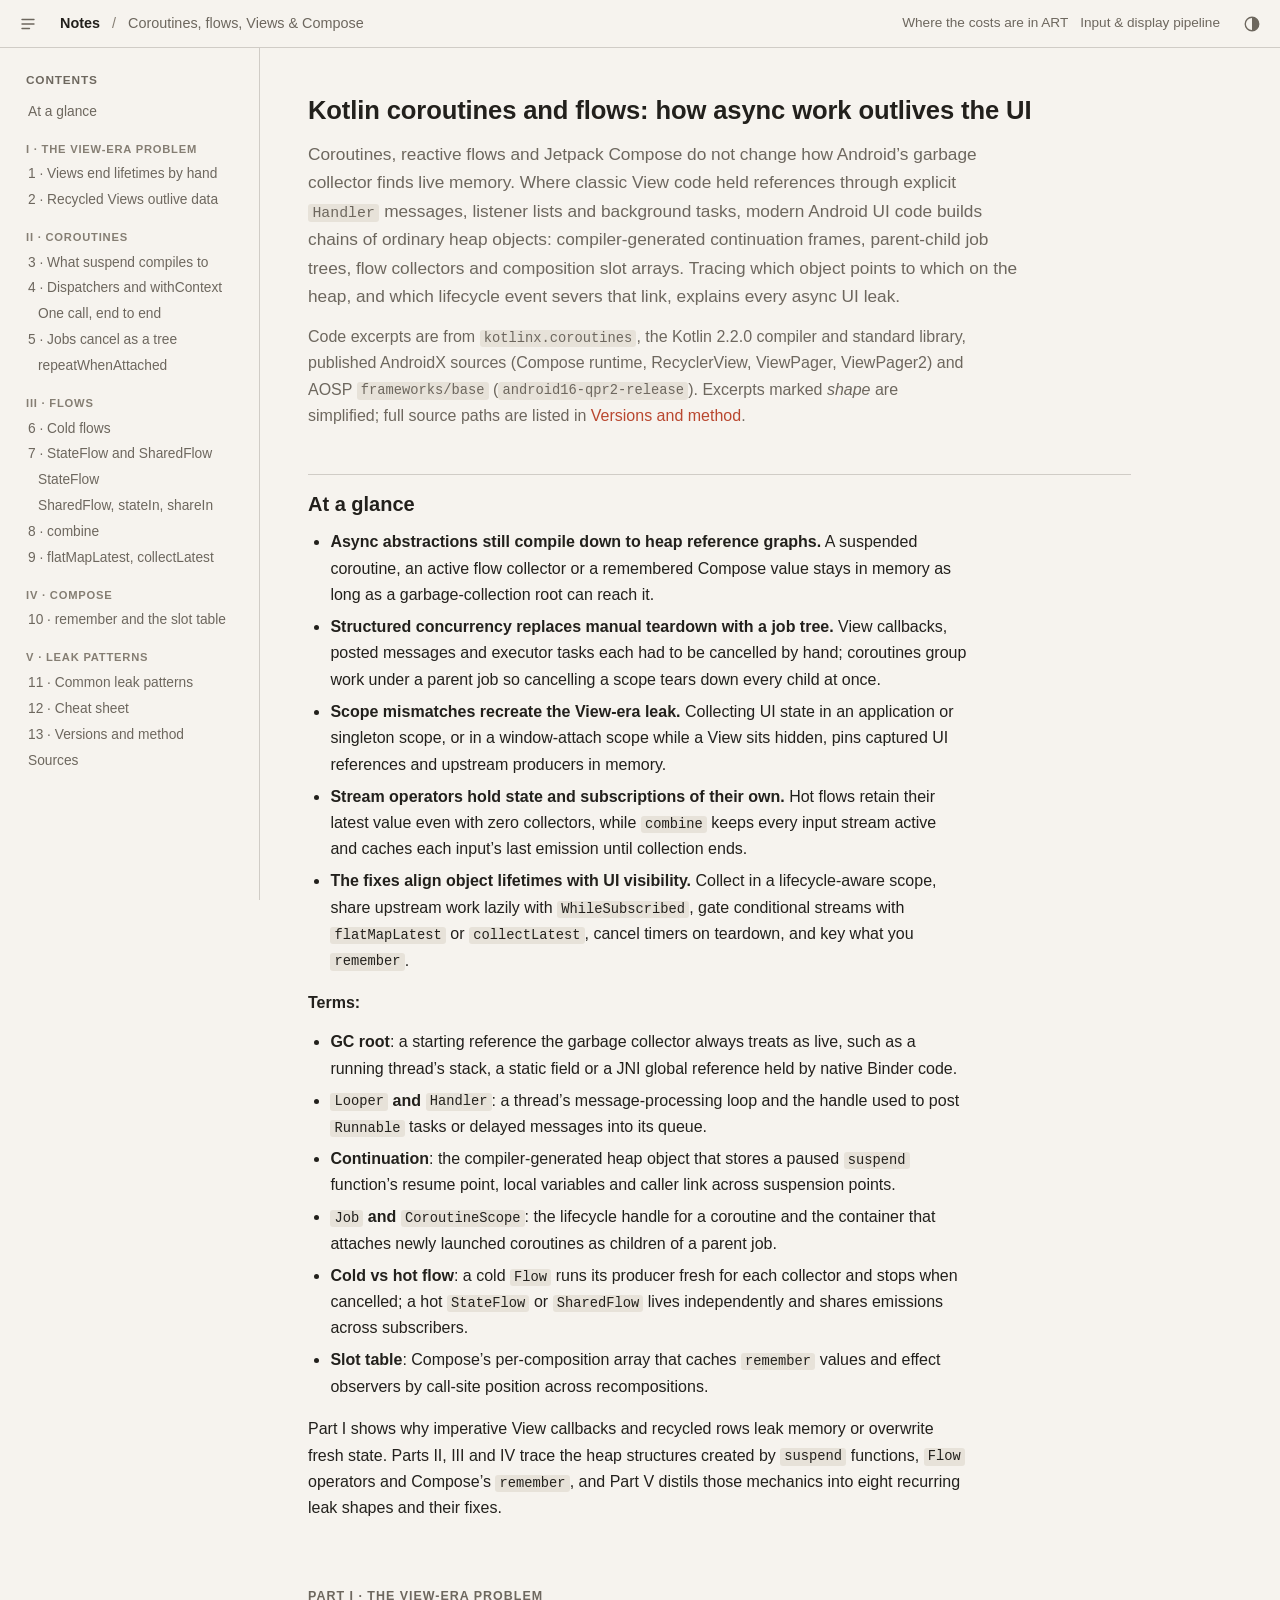
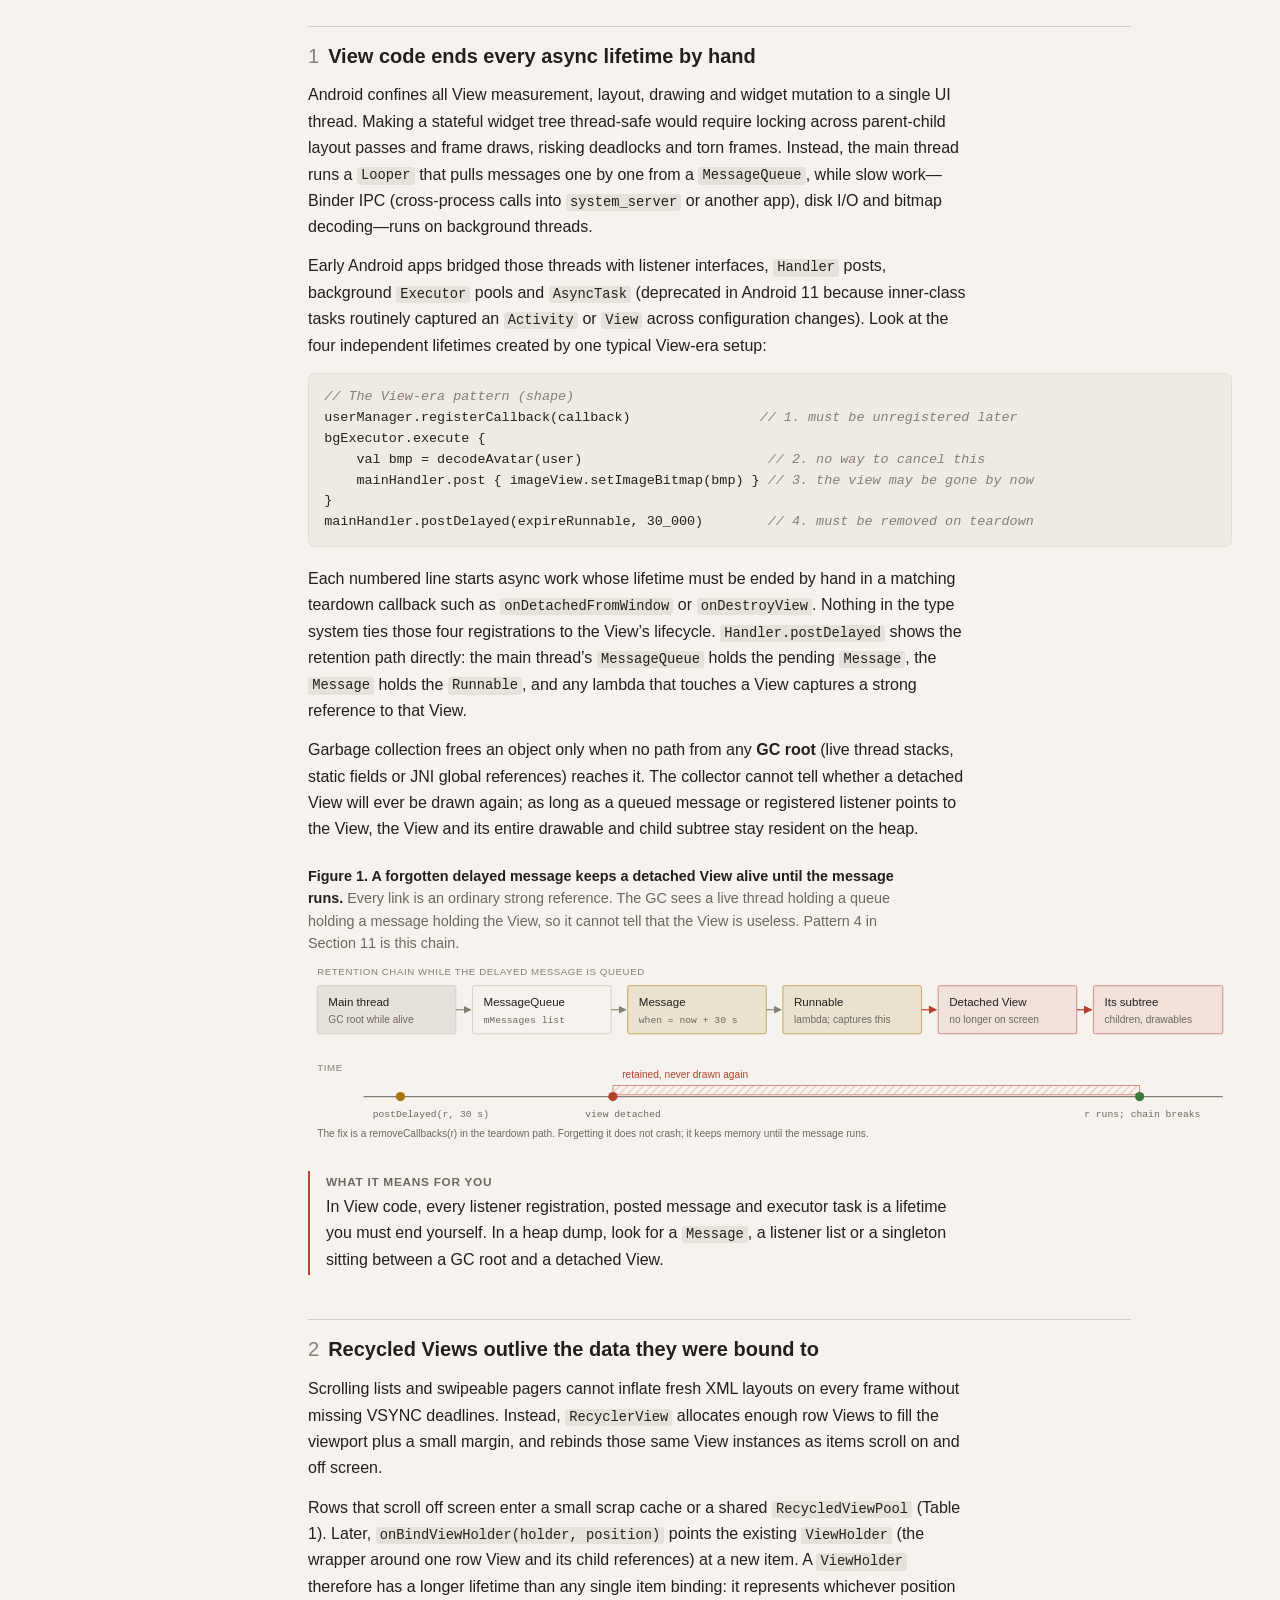
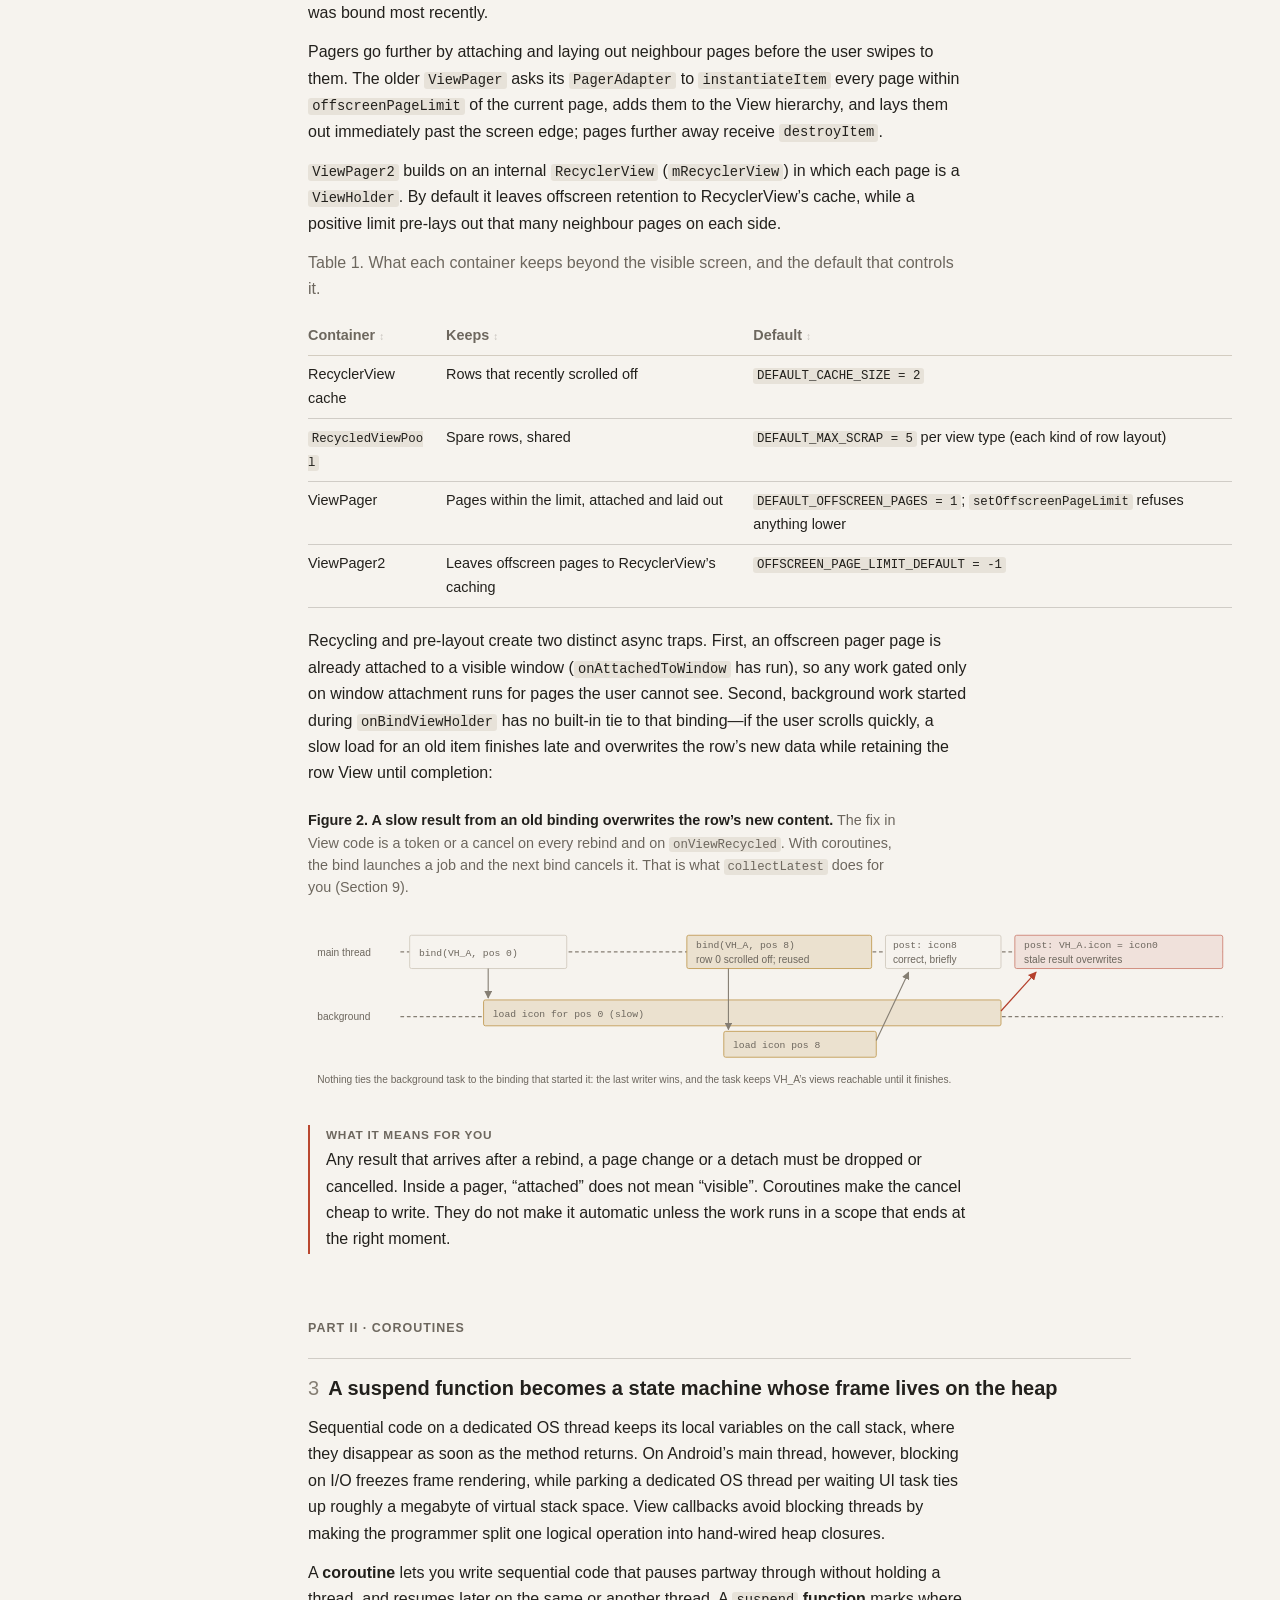
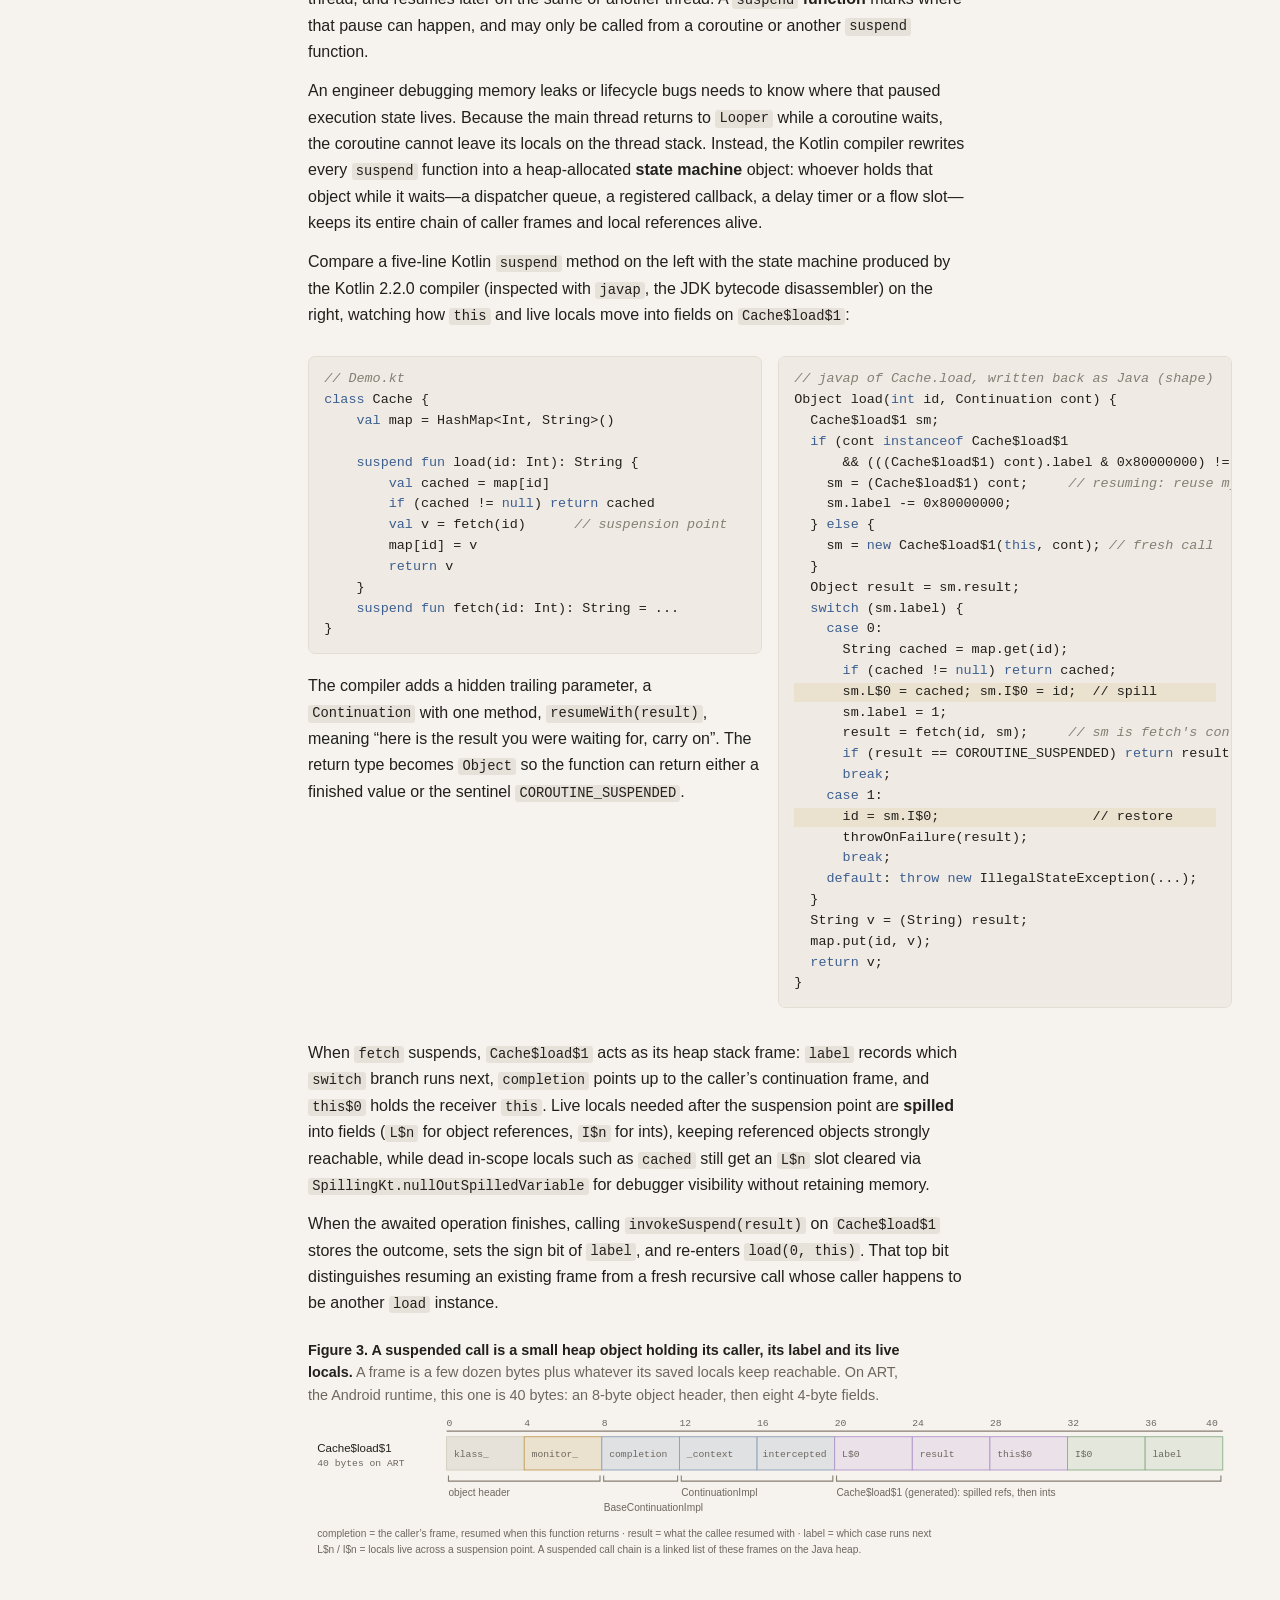
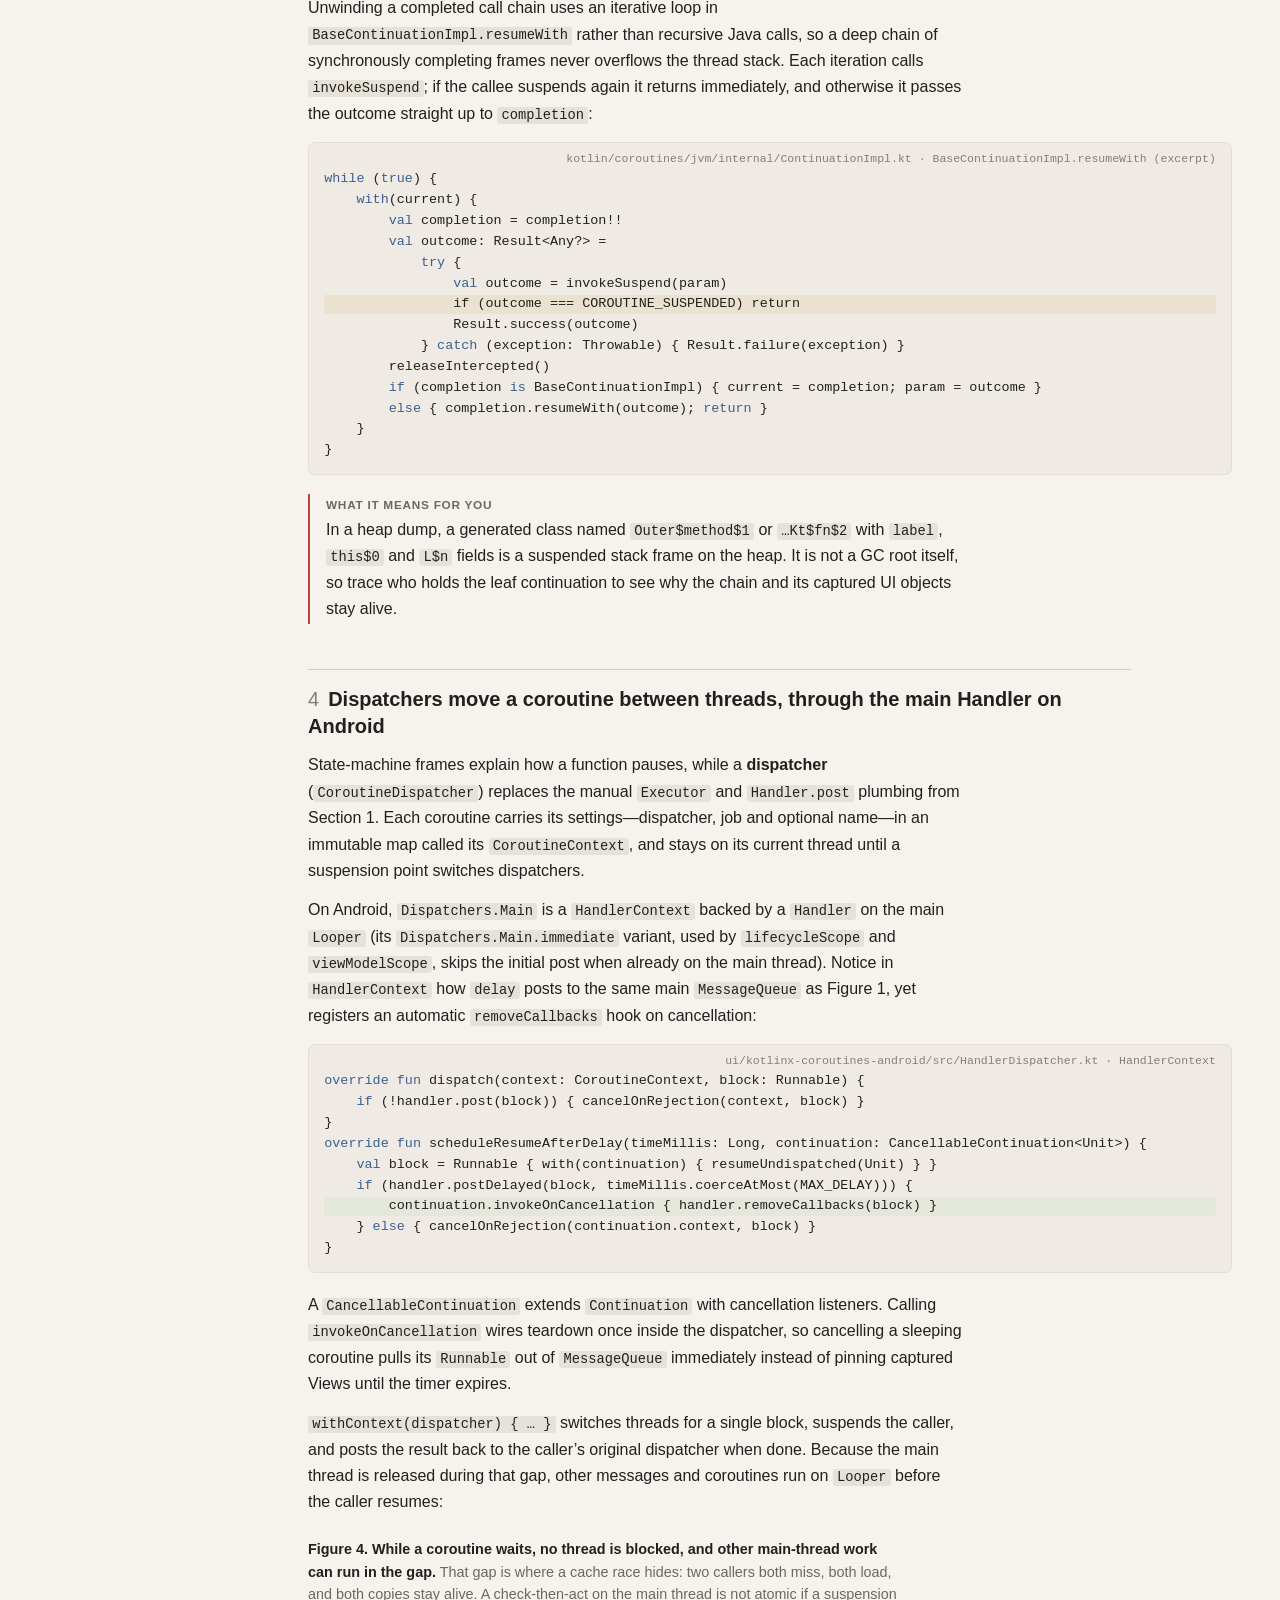
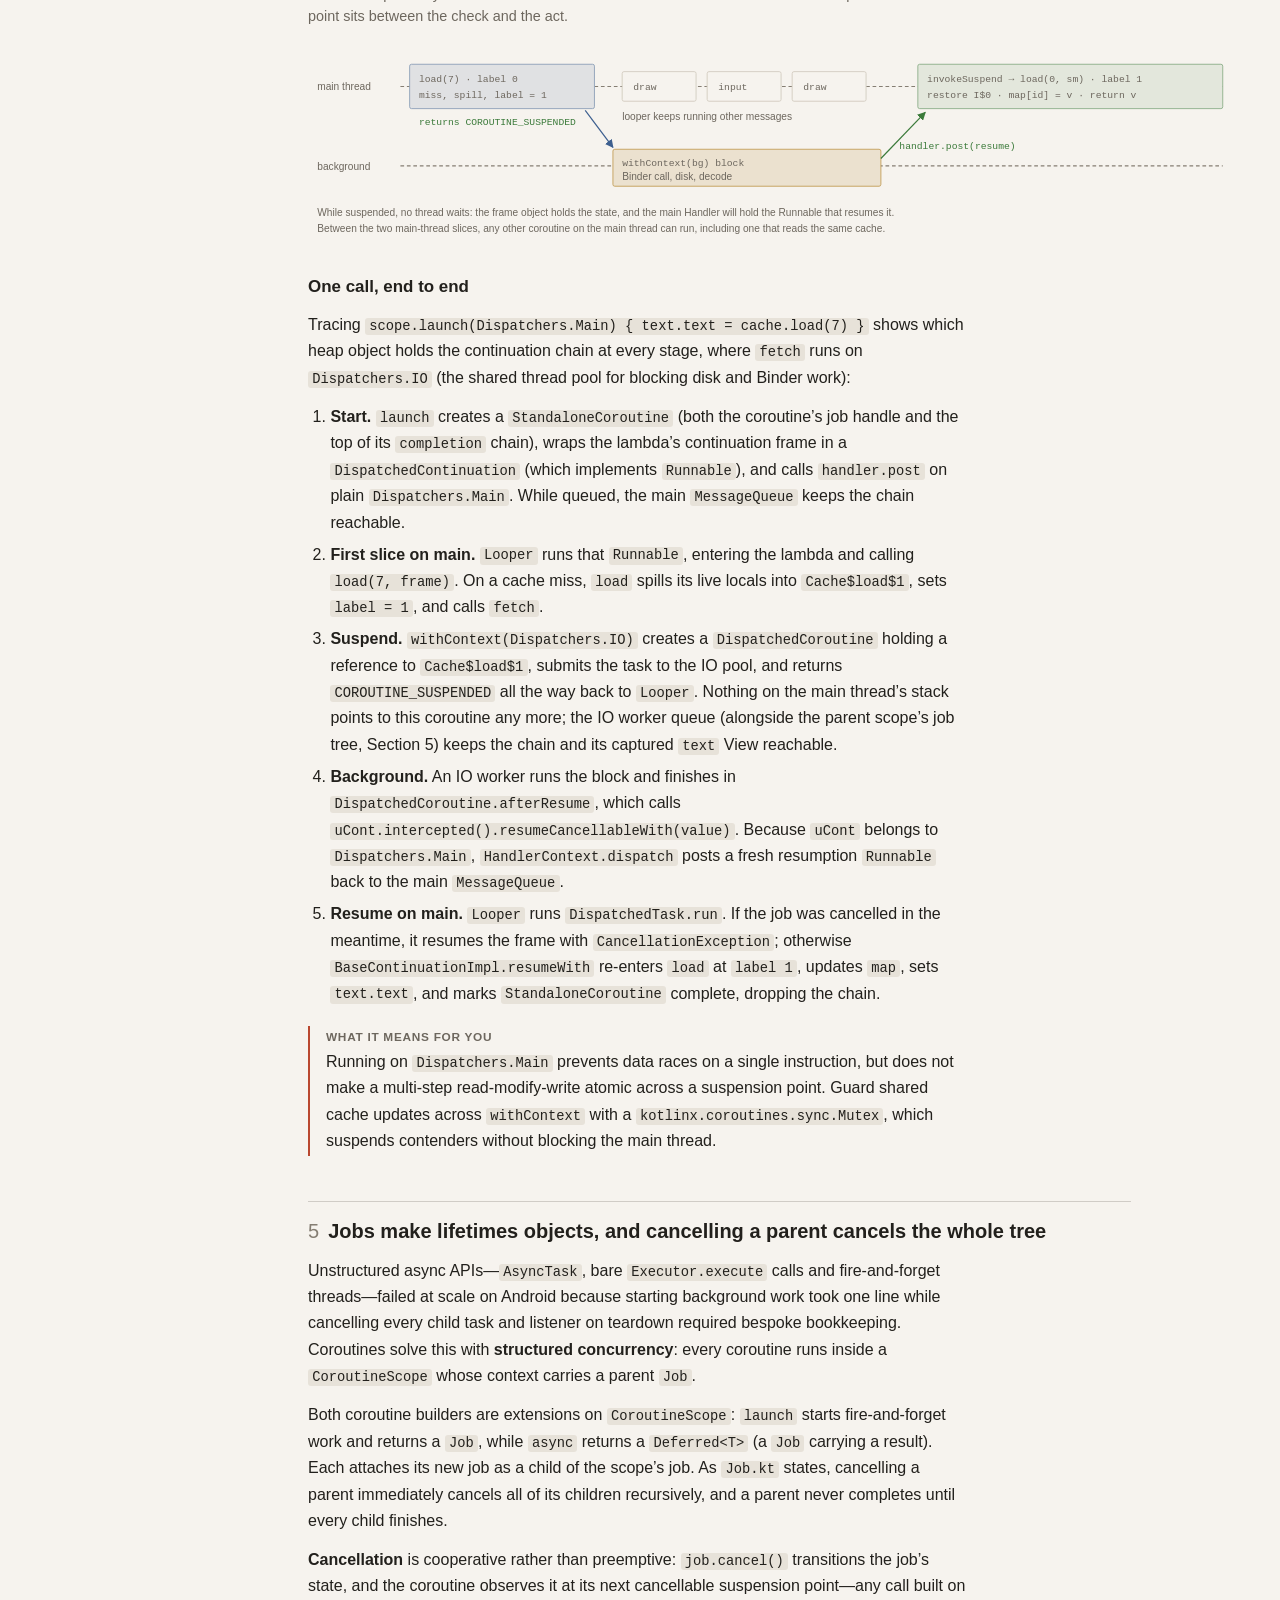
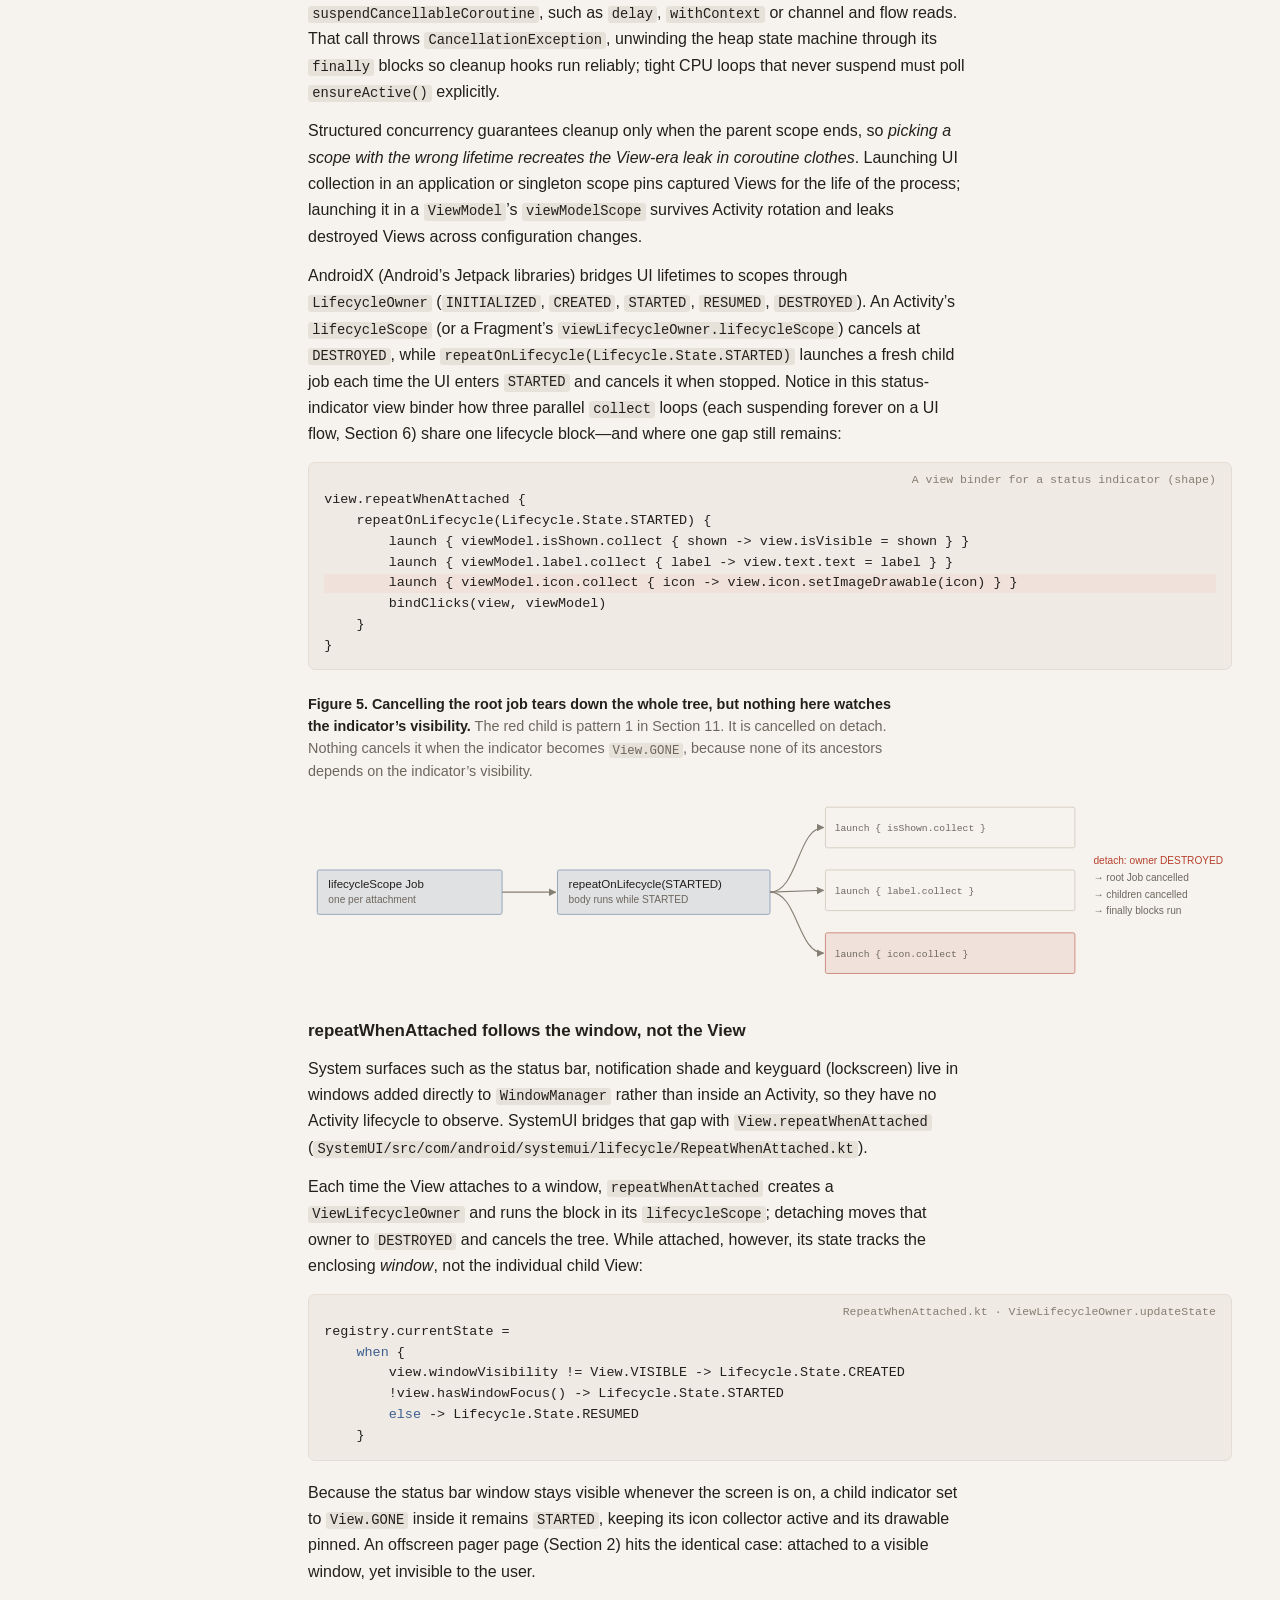
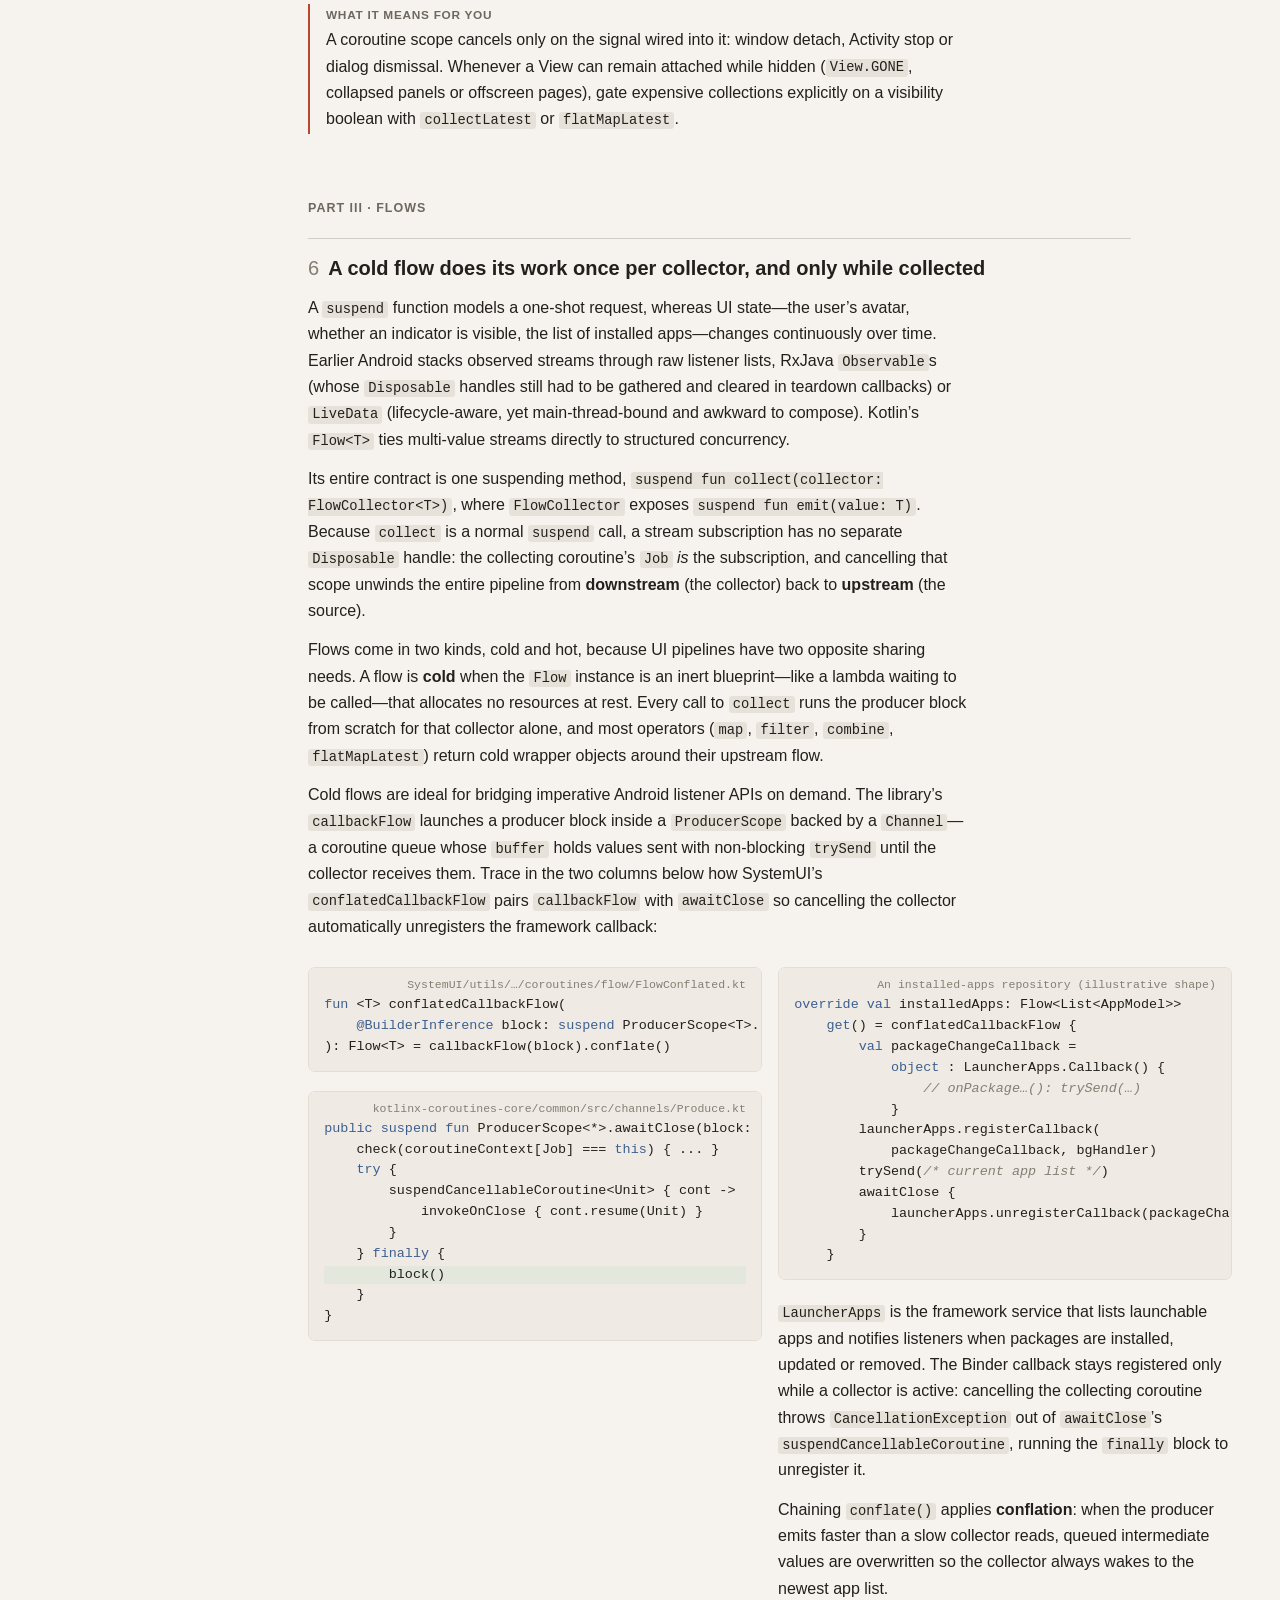
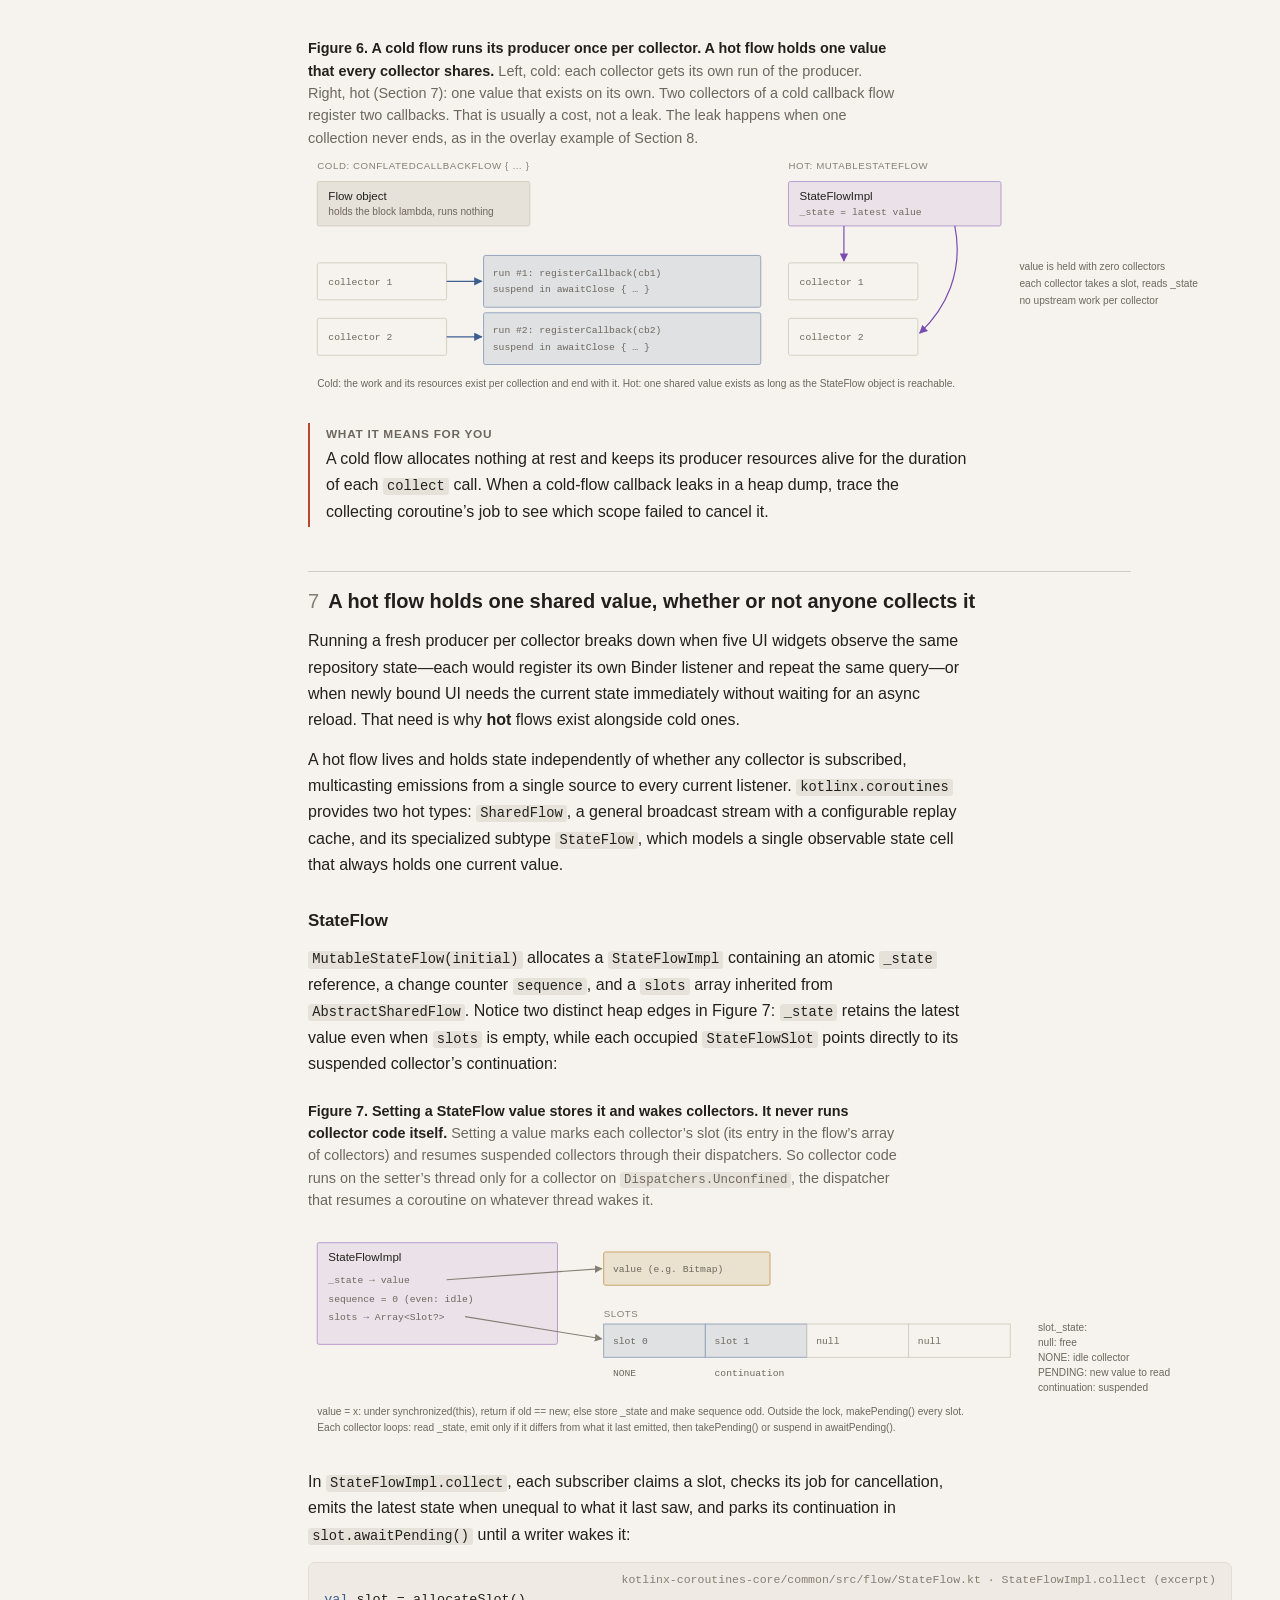
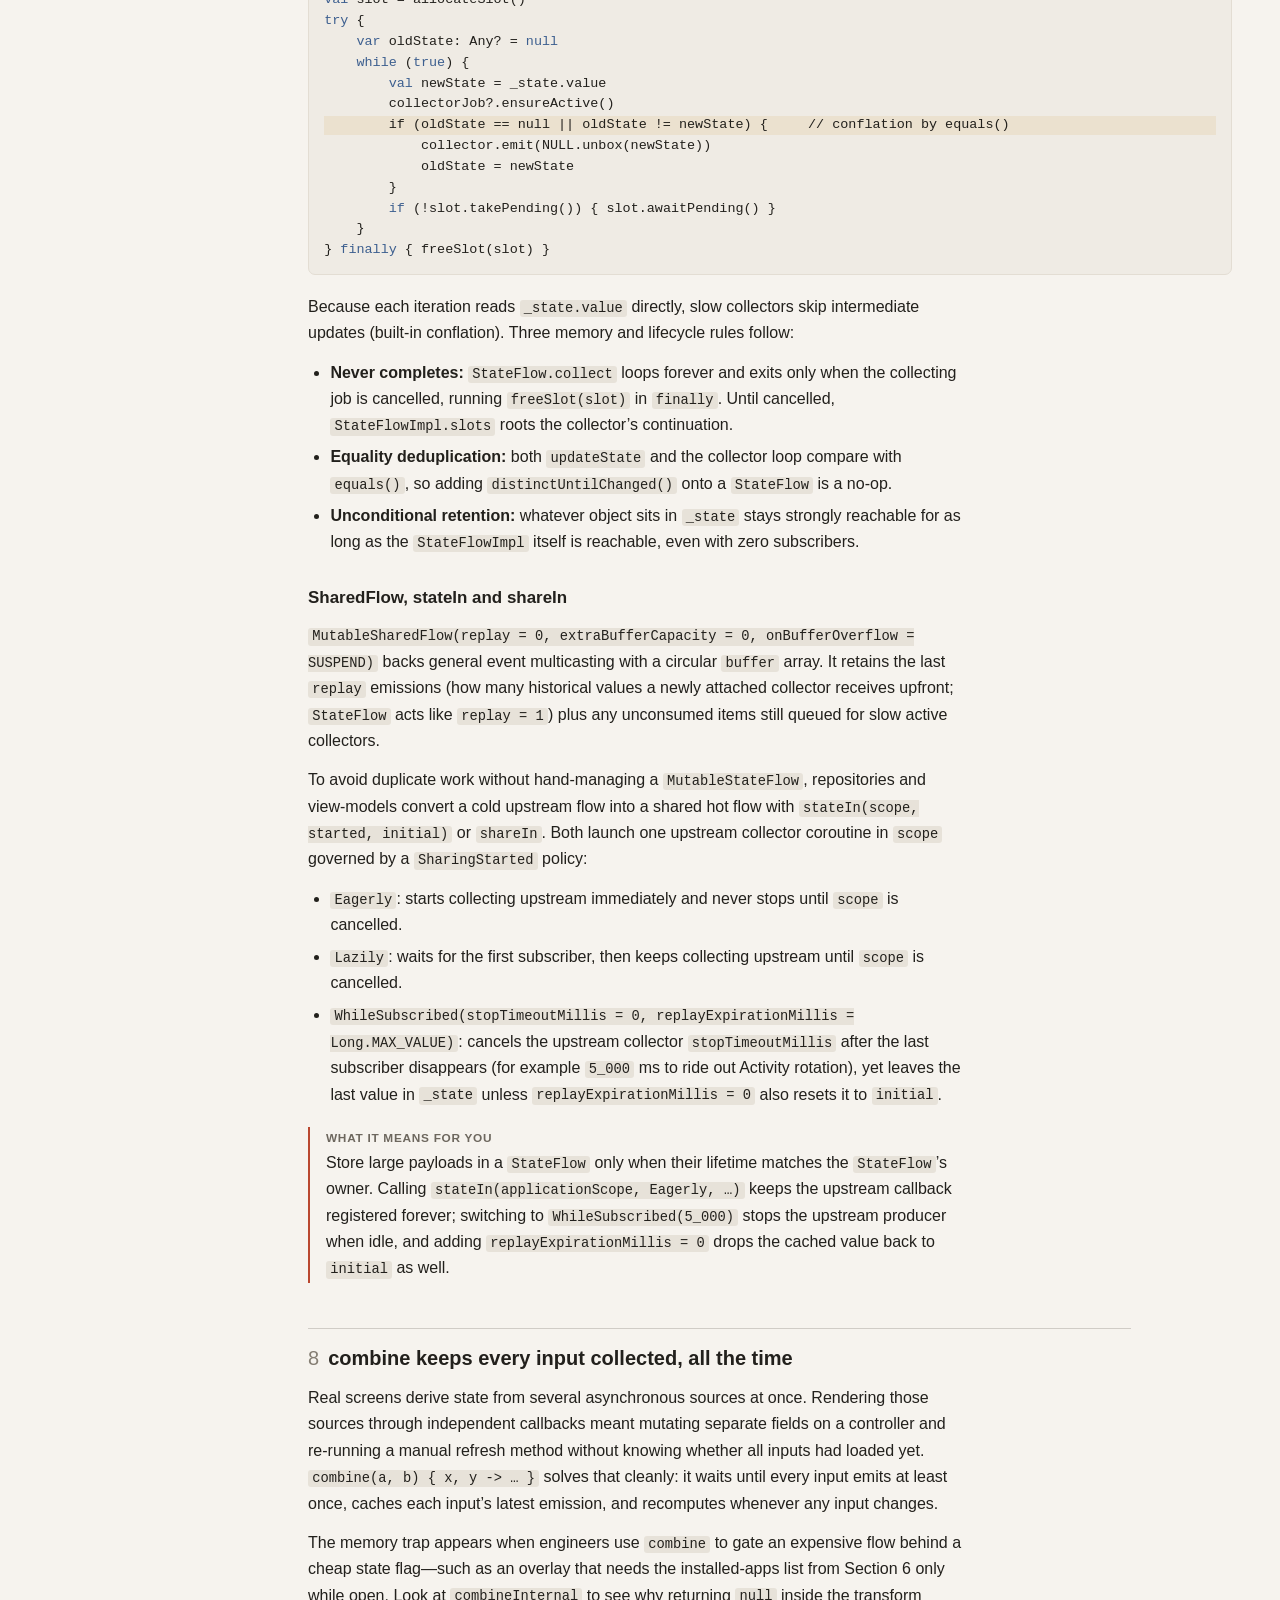
<file: kotlin_coroutines_flows/index.html>
<!doctype html>
<html lang="en">
<head>
<meta charset="utf-8" />
<meta name="viewport" content="width=device-width, initial-scale=1" />
<title>Kotlin coroutines, flows, Views and Compose</title>
<meta name="theme-color" content="#f6f3ee" media="(prefers-color-scheme: light)" />
<meta name="theme-color" content="#171614" media="(prefers-color-scheme: dark)" />
<link rel="icon" href="../assets/icon.svg" type="image/svg+xml" />
<link rel="stylesheet" href="../assets/site.css" />
<script src="../assets/site.js"></script>
</head>
<body class="note">
<div class="progress" aria-hidden="true"><div class="progress-bar"></div></div>

<svg width="0" height="0" style="position:absolute">
  <defs>
    <marker id="ah"  viewBox="0 0 10 10" refX="9" refY="5" markerWidth="7" markerHeight="7" orient="auto-start-reverse"><path d="M0,0 L10,5 L0,10 z" class="mk"/></marker>
    <marker id="ahr" viewBox="0 0 10 10" refX="9" refY="5" markerWidth="7" markerHeight="7" orient="auto-start-reverse"><path d="M0,0 L10,5 L0,10 z" class="mkr"/></marker>
    <marker id="aha" viewBox="0 0 10 10" refX="9" refY="5" markerWidth="7" markerHeight="7" orient="auto-start-reverse"><path d="M0,0 L10,5 L0,10 z" class="mka"/></marker>
    <marker id="ahg" viewBox="0 0 10 10" refX="9" refY="5" markerWidth="7" markerHeight="7" orient="auto-start-reverse"><path d="M0,0 L10,5 L0,10 z" class="mkg"/></marker>
    <marker id="ahv" viewBox="0 0 10 10" refX="9" refY="5" markerWidth="7" markerHeight="7" orient="auto-start-reverse"><path d="M0,0 L10,5 L0,10 z" class="mkv"/></marker>
    <marker id="ahw" viewBox="0 0 10 10" refX="9" refY="5" markerWidth="7" markerHeight="7" orient="auto-start-reverse"><path d="M0,0 L10,5 L0,10 z" class="mkw"/></marker>
    <pattern id="hatch" width="6" height="6" patternUnits="userSpaceOnUse" patternTransform="rotate(45)"><line x1="0" y1="0" x2="0" y2="6" class="hatch-l"/></pattern>
    <pattern id="hatchr" width="6" height="6" patternUnits="userSpaceOnUse" patternTransform="rotate(45)"><line x1="0" y1="0" x2="0" y2="6" class="hatch-r"/></pattern>
  </defs>
</svg>

<header class="topbar">
  <button type="button" class="icon-btn" id="nav-btn" aria-controls="toc" aria-expanded="false" title="Contents"><svg viewBox="0 0 24 24" aria-hidden="true"><path d="M4 6h16M4 12h16M4 18h10"/></svg><span class="lbl">Contents</span></button>
  <a class="tb-home" href="../index.html">Notes</a>
  <span class="tb-sep" aria-hidden="true">/</span>
  <span class="tb-title" title="suspend · Job · cold/hot · StateFlow · combine · Compose · leak patterns">Coroutines, flows, Views &amp; Compose</span>
  <span class="tb-spacer"></span>
  <a class="tb-x" href="../art_costs/index.html">Where the costs are in ART</a>
  <a class="tb-x" href="../input_display_pipeline/index.html">Input &amp; display pipeline</a>
  <button type="button" class="icon-btn" id="theme-btn" title="Theme" aria-label="Theme"></button>
</header>

<nav id="toc" aria-label="Contents">
  <div class="h">Contents</div>
  <a href="#overview">At a glance</a>
  <div class="ph">I · The View-era problem</div>
  <a href="#views">1 · Views end lifetimes by hand</a>
  <a href="#recycler">2 · Recycled Views outlive data</a>
  <div class="ph">II · Coroutines</div>
  <a href="#suspend">3 · What suspend compiles to</a>
  <a href="#dispatch">4 · Dispatchers and withContext</a>
  <a href="#dispatch-walk" style="padding-left:18px">One call, end to end</a>
  <a href="#jobs">5 · Jobs cancel as a tree</a>
  <a href="#jobs-attach" style="padding-left:18px">repeatWhenAttached</a>
  <div class="ph">III · Flows</div>
  <a href="#cold">6 · Cold flows</a>
  <a href="#hot">7 · StateFlow and SharedFlow</a>
  <a href="#stateflow" style="padding-left:18px">StateFlow</a>
  <a href="#sharedflow" style="padding-left:18px">SharedFlow, stateIn, shareIn</a>
  <a href="#combine">8 · combine</a>
  <a href="#latest">9 · flatMapLatest, collectLatest</a>
  <div class="ph">IV · Compose</div>
  <a href="#compose">10 · remember and the slot table</a>
  <div class="ph">V · Leak patterns</div>
  <a href="#leaks">11 · Common leak patterns</a>
  <a href="#cheatsheet">12 · Cheat sheet</a>
  <a href="#method">13 · Versions and method</a>
  <a href="#sources">Sources</a>
</nav>

<main id="top">
<h1>Kotlin coroutines and flows: how async work outlives the UI</h1>
<p class="lead">Coroutines, reactive flows and Jetpack Compose do not change how Android’s garbage collector finds live
memory. Where classic View code held references through explicit <code>Handler</code> messages, listener lists and
background tasks, modern Android UI code builds chains of ordinary heap objects: compiler-generated continuation frames,
parent-child job trees, flow collectors and composition slot arrays. Tracing which object points to which on the heap,
and which lifecycle event severs that link, explains every async UI leak.</p>
<p class="m">Code excerpts are from <code>kotlinx.coroutines</code>, the Kotlin 2.2.0 compiler and standard library,
published AndroidX sources (Compose runtime, RecyclerView, ViewPager, ViewPager2) and AOSP
<code>frameworks/base</code> (<code>android16-qpr2-release</code>). Excerpts marked <em>shape</em> are simplified;
full source paths are listed in <a href="#method">Versions and method</a>.</p>

<h2 id="overview">At a glance</h2>
<ul>
  <li><b>Async abstractions still compile down to heap reference graphs.</b> A suspended coroutine, an active flow collector or a remembered Compose value stays in memory as long as a garbage-collection root can reach it.</li>
  <li><b>Structured concurrency replaces manual teardown with a job tree.</b> View callbacks, posted messages and executor tasks each had to be cancelled by hand; coroutines group work under a parent job so cancelling a scope tears down every child at once.</li>
  <li><b>Scope mismatches recreate the View-era leak.</b> Collecting UI state in an application or singleton scope, or in a window-attach scope while a View sits hidden, pins captured UI references and upstream producers in memory.</li>
  <li><b>Stream operators hold state and subscriptions of their own.</b> Hot flows retain their latest value even with zero collectors, while <code>combine</code> keeps every input stream active and caches each input’s last emission until collection ends.</li>
  <li><b>The fixes align object lifetimes with UI visibility.</b> Collect in a lifecycle-aware scope, share upstream work lazily with <code>WhileSubscribed</code>, gate conditional streams with <code>flatMapLatest</code> or <code>collectLatest</code>, cancel timers on teardown, and key what you <code>remember</code>.</li>
</ul>
<p><b>Terms:</b></p>
<ul>
  <li><b>GC root</b>: a starting reference the garbage collector always treats as live, such as a running thread’s stack, a static field or a JNI global reference held by native Binder code.</li>
  <li><b><code>Looper</code> and <code>Handler</code></b>: a thread’s message-processing loop and the handle used to post <code>Runnable</code> tasks or delayed messages into its queue.</li>
  <li><b>Continuation</b>: the compiler-generated heap object that stores a paused <code>suspend</code> function’s resume point, local variables and caller link across suspension points.</li>
  <li><b><code>Job</code> and <code>CoroutineScope</code></b>: the lifecycle handle for a coroutine and the container that attaches newly launched coroutines as children of a parent job.</li>
  <li><b>Cold vs hot flow</b>: a cold <code>Flow</code> runs its producer fresh for each collector and stops when cancelled; a hot <code>StateFlow</code> or <code>SharedFlow</code> lives independently and shares emissions across subscribers.</li>
  <li><b>Slot table</b>: Compose’s per-composition array that caches <code>remember</code> values and effect observers by call-site position across recompositions.</li>
</ul>
<p>Part I shows why imperative View callbacks and recycled rows leak memory or overwrite fresh state. Parts II, III and IV
trace the heap structures created by <code>suspend</code> functions, <code>Flow</code> operators and Compose’s
<code>remember</code>, and Part V distils those mechanics into eight recurring leak shapes and their fixes.</p>

<!-- ═════════════════════════ PART I ═════════════════════════ -->
<div class="part">Part I · The View-era problem</div>

<h2 id="views"><span class="n">1</span>View code ends every async lifetime by hand</h2>
<p>Android confines all View measurement, layout, drawing and widget mutation to a single UI thread. Making a stateful
widget tree thread-safe would require locking across parent-child layout passes and frame draws, risking deadlocks and
torn frames. Instead, the main thread runs a <code>Looper</code> that pulls messages one by one from a
<code>MessageQueue</code>, while slow work—Binder IPC (cross-process calls into <code>system_server</code> or another
app), disk I/O and bitmap decoding—runs on background threads.</p>
<p>Early Android apps bridged those threads with listener interfaces, <code>Handler</code> posts, background
<code>Executor</code> pools and <code>AsyncTask</code> (deprecated in Android 11 because inner-class tasks routinely
captured an <code>Activity</code> or <code>View</code> across configuration changes). Look at the four independent
lifetimes created by one typical View-era setup:</p>
<pre><code><span class="c">// The View-era pattern (shape)</span>
userManager.registerCallback(callback)                <span class="c">// 1. must be unregistered later</span>
bgExecutor.execute {
    val bmp = decodeAvatar(user)                       <span class="c">// 2. no way to cancel this</span>
    mainHandler.post { imageView.setImageBitmap(bmp) } <span class="c">// 3. the view may be gone by now</span>
}
mainHandler.postDelayed(expireRunnable, 30_000)        <span class="c">// 4. must be removed on teardown</span></code></pre>
<p>Each numbered line starts async work whose lifetime must be ended by hand in a matching teardown callback such as
<code>onDetachedFromWindow</code> or <code>onDestroyView</code>. Nothing in the type system ties those four registrations
to the View’s lifecycle. <code>Handler.postDelayed</code> shows the retention path directly: the main thread’s
<code>MessageQueue</code> holds the pending <code>Message</code>, the <code>Message</code> holds the
<code>Runnable</code>, and any lambda that touches a View captures a strong reference to that View.</p>
<p>Garbage collection frees an object only when no path from any <b>GC root</b> (live thread stacks, static fields or
JNI global references) reaches it. The collector cannot tell whether a detached View will ever be drawn again; as long
as a queued message or registered listener points to the View, the View and its entire drawable and child subtree stay
resident on the heap.</p>

<figure>
<figcaption><b>Figure 1. A forgotten delayed message keeps a detached View alive until the message runs.</b> Every link
is an ordinary strong reference. The GC sees a live thread holding a queue holding a message holding the View, so it
cannot tell that the View is useless. Pattern 4 in Section 11 is this chain.</figcaption>
<svg viewBox="0 0 1000 200" role="img" aria-label="Retention chain of a delayed Runnable">
  <text x="10" y="18" class="th">retention chain while the delayed message is queued</text>
  <rect x="10"  y="30" width="150" height="52" rx="2" class="b2"/><text x="22"  y="52" class="tb">Main thread</text><text x="22"  y="70" class="ts">GC root while alive</text>
  <rect x="178" y="30" width="150" height="52" rx="2" class="b0"/><text x="190" y="52" class="tb">MessageQueue</text><text x="190" y="70" class="tms">mMessages list</text>
  <rect x="346" y="30" width="150" height="52" rx="2" class="bw"/><text x="358" y="52" class="tb">Message</text><text x="358" y="70" class="tms">when = now + 30 s</text>
  <rect x="514" y="30" width="150" height="52" rx="2" class="bw"/><text x="526" y="52" class="tb">Runnable</text><text x="526" y="70" class="ts">lambda; captures this</text>
  <rect x="682" y="30" width="150" height="52" rx="2" class="br"/><text x="694" y="52" class="tb">Detached View</text><text x="694" y="70" class="ts">no longer on screen</text>
  <rect x="850" y="30" width="140" height="52" rx="2" class="br"/><text x="862" y="52" class="tb">Its subtree</text><text x="862" y="70" class="ts">children, drawables</text>
  <path d="M160,56 L176,56" class="ln" marker-end="url(#ah)"/><path d="M328,56 L344,56" class="ln" marker-end="url(#ah)"/>
  <path d="M496,56 L512,56" class="ln" marker-end="url(#ah)"/><path d="M664,56 L680,56" class="lnr" marker-end="url(#ahr)"/>
  <path d="M832,56 L848,56" class="lnr" marker-end="url(#ahr)"/>
  <text x="10" y="122" class="th">time</text>
  <line x1="60" y1="150" x2="990" y2="150" class="ln"/>
  <rect x="330" y="138" width="570" height="10" fill="url(#hatchr)" class="hatch-r"/>
  <text x="340" y="130" class="ts tr">retained, never drawn again</text>
  <circle cx="100" cy="150" r="5" class="fw"/><text x="70" y="172" class="tms">postDelayed(r, 30 s)</text>
  <circle cx="330" cy="150" r="5" class="fr"/><text x="300" y="172" class="tms">view detached</text>
  <circle cx="900" cy="150" r="5" class="fg"/><text x="840" y="172" class="tms">r runs; chain breaks</text>
  <text x="10" y="194" class="ts">The fix is a removeCallbacks(r) in the teardown path. Forgetting it does not crash; it keeps memory until the message runs.</text>
</svg>
</figure>

<blockquote class="key"><span class="lbl">What it means for you</span>
In View code, every listener registration, posted message and executor task is a lifetime you must end yourself.
In a heap dump, look for a <code>Message</code>, a listener list or a singleton sitting between a GC root and a detached View.
</blockquote>

<h2 id="recycler"><span class="n">2</span>Recycled Views outlive the data they were bound to</h2>
<p>Scrolling lists and swipeable pagers cannot inflate fresh XML layouts on every frame without missing VSYNC deadlines.
Instead, <code>RecyclerView</code> allocates enough row Views to fill the viewport plus a small margin, and rebinds those
same View instances as items scroll on and off screen.</p>
<p>Rows that scroll off screen enter a small scrap cache or a shared <code>RecycledViewPool</code> (Table 1). Later,
<code>onBindViewHolder(holder, position)</code> points the existing <code>ViewHolder</code> (the wrapper around one row
View and its child references) at a new item. A <code>ViewHolder</code> therefore has a longer lifetime than any single
item binding: it represents whichever position was bound most recently.</p>
<p>Pagers go further by attaching and laying out neighbour pages before the user swipes to them. The older
<code>ViewPager</code> asks its <code>PagerAdapter</code> to <code>instantiateItem</code> every page within
<code>offscreenPageLimit</code> of the current page, adds them to the View hierarchy, and lays them out immediately past
the screen edge; pages further away receive <code>destroyItem</code>.</p>
<p><code>ViewPager2</code> builds on an internal <code>RecyclerView</code> (<code>mRecyclerView</code>) in which each
page is a <code>ViewHolder</code>. By default it leaves offscreen retention to RecyclerView’s cache, while a positive
limit pre-lays out that many neighbour pages on each side.</p>
<p class="m">Table 1. What each container keeps beyond the visible screen, and the default that controls it.</p>
<table>
  <thead><tr><th>Container</th><th>Keeps</th><th>Default</th></tr></thead>
  <tbody>
    <tr><td>RecyclerView cache</td><td>Rows that recently scrolled off</td><td><code>DEFAULT_CACHE_SIZE = 2</code></td></tr>
    <tr><td><code>RecycledViewPool</code></td><td>Spare rows, shared</td><td><code>DEFAULT_MAX_SCRAP = 5</code> per view type (each kind of row layout)</td></tr>
    <tr><td>ViewPager</td><td>Pages within the limit, attached and laid out</td><td><code>DEFAULT_OFFSCREEN_PAGES = 1</code>; <code>setOffscreenPageLimit</code> refuses anything lower</td></tr>
    <tr><td>ViewPager2</td><td>Leaves offscreen pages to RecyclerView’s caching</td><td><code>OFFSCREEN_PAGE_LIMIT_DEFAULT = -1</code></td></tr>
  </tbody>
</table>
<p>Recycling and pre-layout create two distinct async traps. First, an offscreen pager page is already attached to a
visible window (<code>onAttachedToWindow</code> has run), so any work gated only on window attachment runs for pages the
user cannot see. Second, background work started during <code>onBindViewHolder</code> has no built-in tie to that
binding—if the user scrolls quickly, a slow load for an old item finishes late and overwrites the row’s new data while
retaining the row View until completion:</p>

<figure>
<figcaption><b>Figure 2. A slow result from an old binding overwrites the row’s new content.</b> The fix in View code is
a token or a cancel on every rebind and on <code>onViewRecycled</code>. With coroutines, the bind launches a job and the
next bind cancels it. That is what <code>collectLatest</code> does for you (Section 9).</figcaption>
<svg viewBox="0 0 1000 210" role="img" aria-label="Stale async result after ViewHolder rebind">
  <text x="10" y="58" class="ts">main thread</text>
  <text x="10" y="128" class="ts">background</text>
  <line x1="100" y1="54" x2="990" y2="54" class="ln dash"/>
  <line x1="100" y1="124" x2="990" y2="124" class="ln dash"/>
  <rect x="110" y="36" width="170" height="36" rx="2" class="b0"/><text x="120" y="58" class="tms">bind(VH_A, pos 0)</text>
  <rect x="410" y="36" width="200" height="36" rx="2" class="bw"/><text x="420" y="50" class="tms">bind(VH_A, pos 8)</text><text x="420" y="66" class="ts">row 0 scrolled off; reused</text>
  <rect x="625" y="36" width="125" height="36" rx="2" class="b0"/><text x="633" y="50" class="tms">post: icon8</text><text x="633" y="66" class="ts">correct, briefly</text>
  <rect x="765" y="36" width="225" height="36" rx="2" class="br"/><text x="775" y="50" class="tms">post: VH_A.icon = icon0</text><text x="775" y="66" class="ts">stale result overwrites</text>
  <rect x="190" y="106" width="560" height="28" rx="2" class="bw"/><text x="200" y="124" class="tms">load icon for pos 0 (slow)</text>
  <rect x="450" y="140" width="165" height="28" rx="2" class="bw"/><text x="460" y="158" class="tms">load icon pos 8</text>
  <path d="M195,72 L195,104" class="ln" marker-end="url(#ah)"/>
  <path d="M455,72 L455,138" class="ln" marker-end="url(#ah)"/>
  <path d="M615,150 L650,76" class="ln" marker-end="url(#ah)"/>
  <path d="M750,118 L788,76" class="lnr" marker-end="url(#ahr)"/>
  <text x="10" y="196" class="ts">Nothing ties the background task to the binding that started it: the last writer wins, and the task keeps VH_A’s views reachable until it finishes.</text>
</svg>
</figure>

<blockquote class="key"><span class="lbl">What it means for you</span>
Any result that arrives after a rebind, a page change or a detach must be dropped or cancelled. Inside a pager,
“attached” does not mean “visible”. Coroutines make the cancel cheap to write. They do not make it automatic unless the
work runs in a scope that ends at the right moment.
</blockquote>

<!-- ═════════════════════════ PART II ═════════════════════════ -->
<div class="part">Part II · Coroutines</div>

<h2 id="suspend"><span class="n">3</span>A suspend function becomes a state machine whose frame lives on the heap</h2>
<p>Sequential code on a dedicated OS thread keeps its local variables on the call stack, where they disappear as soon as
the method returns. On Android’s main thread, however, blocking on I/O freezes frame rendering, while parking a dedicated
OS thread per waiting UI task ties up roughly a megabyte of virtual stack space. View callbacks avoid blocking threads by
making the programmer split one logical operation into hand-wired heap closures.</p>
<p>A <b>coroutine</b> lets you write sequential code that pauses partway through without holding a thread, and resumes
later on the same or another thread. A <b><code>suspend</code> function</b> marks where that pause can happen, and may
only be called from a coroutine or another <code>suspend</code> function.</p>
<p>An engineer debugging memory leaks or lifecycle bugs needs to know where that paused execution state lives. Because
the main thread returns to <code>Looper</code> while a coroutine waits, the coroutine cannot leave its locals on the
thread stack. Instead, the Kotlin compiler rewrites every <code>suspend</code> function into a heap-allocated <b>state
machine</b> object: whoever holds that object while it waits—a dispatcher queue, a registered callback, a delay timer or
a flow slot—keeps its entire chain of caller frames and local references alive.</p>
<p>Compare a five-line Kotlin <code>suspend</code> method on the left with the state machine produced by the Kotlin 2.2.0
compiler (inspected with <code>javap</code>, the JDK bytecode disassembler) on the right, watching how <code>this</code>
and live locals move into fields on <code>Cache$load$1</code>:</p>
<div class="two">
<div>
<pre><code><span class="c">// Demo.kt</span>
<span class="k">class</span> Cache {
    <span class="k">val</span> map = HashMap&lt;Int, String&gt;()

    <span class="k">suspend fun</span> load(id: Int): String {
        <span class="k">val</span> cached = map[id]
        <span class="k">if</span> (cached != <span class="k">null</span>) <span class="k">return</span> cached
        <span class="k">val</span> v = fetch(id)      <span class="c">// suspension point</span>
        map[id] = v
        <span class="k">return</span> v
    }
    <span class="k">suspend fun</span> fetch(id: Int): String = ...
}</code></pre>
<p>The compiler adds a hidden trailing parameter, a <b><code>Continuation</code></b> with one method,
<code>resumeWith(result)</code>, meaning “here is the result you were waiting for, carry on”. The return type becomes
<code>Object</code> so the function can return either a finished value or the sentinel
<code>COROUTINE_SUSPENDED</code>.</p>
</div>
<div>
<pre><code><span class="c">// javap of Cache.load, written back as Java (shape)</span>
Object load(<span class="k">int</span> id, Continuation cont) {
  Cache$load$1 sm;
  <span class="k">if</span> (cont <span class="k">instanceof</span> Cache$load$1
      &amp;&amp; (((Cache$load$1) cont).label &amp; 0x80000000) != 0) {
    sm = (Cache$load$1) cont;     <span class="c">// resuming: reuse my frame</span>
    sm.label -= 0x80000000;
  } <span class="k">else</span> {
    sm = <span class="k">new</span> Cache$load$1(<span class="k">this</span>, cont); <span class="c">// fresh call</span>
  }
  Object result = sm.result;
  <span class="k">switch</span> (sm.label) {
    <span class="k">case</span> 0:
      String cached = map.get(id);
      <span class="k">if</span> (cached != <span class="k">null</span>) <span class="k">return</span> cached;
<span class="hw">      sm.L$0 = cached; sm.I$0 = id;  // spill</span>
      sm.label = 1;
      result = fetch(id, sm);     <span class="c">// sm is fetch's continuation</span>
      <span class="k">if</span> (result == COROUTINE_SUSPENDED) <span class="k">return</span> result;
      <span class="k">break</span>;
    <span class="k">case</span> 1:
<span class="hw">      id = sm.I$0;                   // restore</span>
      throwOnFailure(result);
      <span class="k">break</span>;
    <span class="k">default</span>: <span class="k">throw new</span> IllegalStateException(...);
  }
  String v = (String) result;
  map.put(id, v);
  <span class="k">return</span> v;
}</code></pre>
</div>
</div>
<p>When <code>fetch</code> suspends, <code>Cache$load$1</code> acts as its heap stack frame: <code>label</code> records
which <code>switch</code> branch runs next, <code>completion</code> points up to the caller’s continuation frame, and
<code>this$0</code> holds the receiver <code>this</code>. Live locals needed after the suspension point are <b>spilled</b>
into fields (<code>L$n</code> for object references, <code>I$n</code> for ints), keeping referenced objects strongly
reachable, while dead in-scope locals such as <code>cached</code> still get an <code>L$n</code> slot cleared via
<code>SpillingKt.nullOutSpilledVariable</code> for debugger visibility without retaining memory.</p>
<p>When the awaited operation finishes, calling <code>invokeSuspend(result)</code> on <code>Cache$load$1</code> stores
the outcome, sets the sign bit of <code>label</code>, and re-enters <code>load(0, this)</code>. That top bit distinguishes
resuming an existing frame from a fresh recursive call whose caller happens to be another <code>load</code> instance.</p>

<figure>
<figcaption><b>Figure 3. A suspended call is a small heap object holding its caller, its label and its live
locals.</b> A frame is a few dozen bytes plus whatever its saved locals keep reachable. On ART, the Android runtime,
this one is 40 bytes: an 8-byte object header, then eight 4-byte fields.</figcaption>
<svg viewBox="0 0 1000 170" role="img" aria-label="Layout of a continuation object">
  <text x="150" y="18" class="tms">0</text><text x="234" y="18" class="tms">4</text><text x="318" y="18" class="tms">8</text>
  <text x="402" y="18" class="tms">12</text><text x="486" y="18" class="tms">16</text><text x="570" y="18" class="tms">20</text>
  <text x="654" y="18" class="tms">24</text><text x="738" y="18" class="tms">28</text><text x="822" y="18" class="tms">32</text>
  <text x="906" y="18" class="tms">36</text><text x="972" y="18" class="tms">40</text>
  <line x1="150" y1="24" x2="990" y2="24" class="ln"/>
  <text x="10" y="46" class="tb">Cache$load$1</text><text x="10" y="62" class="tms">40 bytes on ART</text>
  <rect x="150" y="30" width="84" height="36" class="b2"/><text x="158" y="52" class="tms">klass_</text>
  <rect x="234" y="30" width="84" height="36" class="bw"/><text x="242" y="52" class="tms">monitor_</text>
  <rect x="318" y="30" width="84" height="36" class="ba"/><text x="326" y="52" class="tms">completion</text>
  <rect x="402" y="30" width="84" height="36" class="ba"/><text x="410" y="52" class="tms">_context</text>
  <rect x="486" y="30" width="84" height="36" class="ba"/><text x="492" y="52" class="tms">intercepted</text>
  <rect x="570" y="30" width="84" height="36" class="bv"/><text x="578" y="52" class="tms">L$0</text>
  <rect x="654" y="30" width="84" height="36" class="bv"/><text x="662" y="52" class="tms">result</text>
  <rect x="738" y="30" width="84" height="36" class="bv"/><text x="746" y="52" class="tms">this$0</text>
  <rect x="822" y="30" width="84" height="36" class="bg"/><text x="830" y="52" class="tms">I$0</text>
  <rect x="906" y="30" width="84" height="36" class="bg"/><text x="914" y="52" class="tms">label</text>
  <path d="M152,72 L152,78 L316,78 L316,72" class="ln"/>
  <path d="M320,72 L320,78 L400,78 L400,72" class="ln"/>
  <path d="M404,72 L404,78 L568,78 L568,72" class="ln"/>
  <path d="M572,72 L572,78 L988,78 L988,72" class="ln"/>
  <text x="152" y="94" class="ts">object header</text>
  <text x="404" y="94" class="ts">ContinuationImpl</text>
  <text x="572" y="94" class="ts">Cache$load$1 (generated): spilled refs, then ints</text>
  <text x="320" y="110" class="ts">BaseContinuationImpl</text>
  <text x="10" y="138" class="ts">completion = the caller’s frame, resumed when this function returns · result = what the callee resumed with · label = which case runs next</text>
  <text x="10" y="156" class="ts">L$n / I$n = locals live across a suspension point. A suspended call chain is a linked list of these frames on the Java heap.</text>
</svg>
</figure>

<p>Unwinding a completed call chain uses an iterative loop in <code>BaseContinuationImpl.resumeWith</code> rather than
recursive Java calls, so a deep chain of synchronously completing frames never overflows the thread stack. Each iteration
calls <code>invokeSuspend</code>; if the callee suspends again it returns immediately, and otherwise it passes the
outcome straight up to <code>completion</code>:</p>
<pre><code><span class="src">kotlin/coroutines/jvm/internal/ContinuationImpl.kt · BaseContinuationImpl.resumeWith (excerpt)</span><span class="k">while</span> (<span class="k">true</span>) {
    <span class="k">with</span>(current) {
        <span class="k">val</span> completion = completion!!
        <span class="k">val</span> outcome: Result&lt;Any?&gt; =
            <span class="k">try</span> {
                <span class="k">val</span> outcome = invokeSuspend(param)
<span class="hw">                if (outcome === COROUTINE_SUSPENDED) return</span>
                Result.success(outcome)
            } <span class="k">catch</span> (exception: Throwable) { Result.failure(exception) }
        releaseIntercepted()
        <span class="k">if</span> (completion <span class="k">is</span> BaseContinuationImpl) { current = completion; param = outcome }
        <span class="k">else</span> { completion.resumeWith(outcome); <span class="k">return</span> }
    }
}</code></pre>

<blockquote class="key"><span class="lbl">What it means for you</span>
In a heap dump, a generated class named <code>Outer$method$1</code> or <code>…Kt$fn$2</code> with <code>label</code>,
<code>this$0</code> and <code>L$n</code> fields is a suspended stack frame on the heap. It is not a GC root itself, so trace
who holds the leaf continuation to see why the chain and its captured UI objects stay alive.
</blockquote>

<h2 id="dispatch"><span class="n">4</span>Dispatchers move a coroutine between threads, through the main Handler on Android</h2>
<p>State-machine frames explain how a function pauses, while a <b>dispatcher</b> (<code>CoroutineDispatcher</code>)
replaces the manual <code>Executor</code> and <code>Handler.post</code> plumbing from Section 1. Each coroutine carries
its settings—dispatcher, job and optional name—in an immutable map called its <code>CoroutineContext</code>, and stays on
its current thread until a suspension point switches dispatchers.</p>
<p>On Android, <code>Dispatchers.Main</code> is a <code>HandlerContext</code> backed by a <code>Handler</code> on the
main <code>Looper</code> (its <code>Dispatchers.Main.immediate</code> variant, used by <code>lifecycleScope</code> and
<code>viewModelScope</code>, skips the initial post when already on the main thread). Notice in
<code>HandlerContext</code> how <code>delay</code> posts to the same main <code>MessageQueue</code> as Figure 1, yet
registers an automatic <code>removeCallbacks</code> hook on cancellation:</p>
<pre><code><span class="src">ui/kotlinx-coroutines-android/src/HandlerDispatcher.kt · HandlerContext</span><span class="k">override fun</span> dispatch(context: CoroutineContext, block: Runnable) {
    <span class="k">if</span> (!handler.post(block)) { cancelOnRejection(context, block) }
}
<span class="k">override fun</span> scheduleResumeAfterDelay(timeMillis: Long, continuation: CancellableContinuation&lt;Unit&gt;) {
    <span class="k">val</span> block = Runnable { with(continuation) { resumeUndispatched(Unit) } }
    <span class="k">if</span> (handler.postDelayed(block, timeMillis.coerceAtMost(MAX_DELAY))) {
<span class="hg">        continuation.invokeOnCancellation { handler.removeCallbacks(block) }</span>
    } <span class="k">else</span> { cancelOnRejection(continuation.context, block) }
}</code></pre>
<p>A <code>CancellableContinuation</code> extends <code>Continuation</code> with cancellation listeners. Calling
<code>invokeOnCancellation</code> wires teardown once inside the dispatcher, so cancelling a sleeping coroutine pulls its
<code>Runnable</code> out of <code>MessageQueue</code> immediately instead of pinning captured Views until the timer
expires.</p>
<p><code>withContext(dispatcher) { … }</code> switches threads for a single block, suspends the caller, and posts the
result back to the caller’s original dispatcher when done. Because the main thread is released during that gap, other
messages and coroutines run on <code>Looper</code> before the caller resumes:</p>

<figure>
<figcaption><b>Figure 4. While a coroutine waits, no thread is blocked, and other main-thread work can run in the
gap.</b> That gap is where a cache race hides: two callers both miss, both load, and both copies stay alive. A
check-then-act on the main thread is not atomic if a suspension point sits between the check and the act.</figcaption>
<svg viewBox="0 0 1000 232" role="img" aria-label="Suspend and resume across threads">
  <text x="10" y="64" class="ts">main thread</text>
  <text x="10" y="150" class="ts">background</text>
  <line x1="100" y1="60" x2="990" y2="60" class="ln dash"/>
  <line x1="100" y1="146" x2="990" y2="146" class="ln dash"/>
  <rect x="110" y="36" width="200" height="48" rx="2" class="ba"/><text x="120" y="55" class="tms">load(7) · label 0</text><text x="120" y="72" class="tms">miss, spill, label = 1</text>
  <text x="120" y="102" class="tms tg">returns COROUTINE_SUSPENDED</text>
  <rect x="340" y="44" width="80" height="32" rx="2" class="b0"/><text x="352" y="64" class="tms">draw</text>
  <rect x="432" y="44" width="80" height="32" rx="2" class="b0"/><text x="444" y="64" class="tms">input</text>
  <rect x="524" y="44" width="80" height="32" rx="2" class="b0"/><text x="536" y="64" class="tms">draw</text>
  <text x="340" y="96" class="ts">looper keeps running other messages</text>
  <rect x="660" y="36" width="330" height="48" rx="2" class="bg"/><text x="670" y="55" class="tms">invokeSuspend → load(0, sm) · label 1</text><text x="670" y="72" class="tms">restore I$0 · map[id] = v · return v</text>
  <rect x="330" y="128" width="290" height="40" rx="2" class="bw"/><text x="340" y="146" class="tms">withContext(bg) block</text><text x="340" y="161" class="ts">Binder call, disk, decode</text>
  <path d="M300,86 L330,126" class="lna" marker-end="url(#aha)"/>
  <path d="M620,138 L668,88" class="lng" marker-end="url(#ahg)"/>
  <text x="640" y="128" class="tms tg">handler.post(resume)</text>
  <text x="10" y="200" class="ts">While suspended, no thread waits: the frame object holds the state, and the main Handler will hold the Runnable that resumes it.</text>
  <text x="10" y="218" class="ts">Between the two main-thread slices, any other coroutine on the main thread can run, including one that reads the same cache.</text>
</svg>
</figure>

<h3 id="dispatch-walk">One call, end to end</h3>
<p>Tracing <code>scope.launch(Dispatchers.Main) { text.text = cache.load(7) }</code> shows which heap object holds the
continuation chain at every stage, where <code>fetch</code> runs on <code>Dispatchers.IO</code> (the shared thread pool
for blocking disk and Binder work):</p>
<ol>
  <li><b>Start.</b> <code>launch</code> creates a <code>StandaloneCoroutine</code> (both the coroutine’s job handle and the
  top of its <code>completion</code> chain), wraps the lambda’s continuation frame in a
  <code>DispatchedContinuation</code> (which implements <code>Runnable</code>), and calls <code>handler.post</code> on
  plain <code>Dispatchers.Main</code>. While queued, the main <code>MessageQueue</code> keeps the chain reachable.</li>
  <li><b>First slice on main.</b> <code>Looper</code> runs that <code>Runnable</code>, entering the lambda and calling
  <code>load(7, frame)</code>. On a cache miss, <code>load</code> spills its live locals into <code>Cache$load$1</code>,
  sets <code>label = 1</code>, and calls <code>fetch</code>.</li>
  <li><b>Suspend.</b> <code>withContext(Dispatchers.IO)</code> creates a <code>DispatchedCoroutine</code> holding a
  reference to <code>Cache$load$1</code>, submits the task to the IO pool, and returns <code>COROUTINE_SUSPENDED</code>
  all the way back to <code>Looper</code>. Nothing on the main thread’s stack points to this coroutine any more; the IO
  worker queue (alongside the parent scope’s job tree, Section 5) keeps the chain and its captured <code>text</code> View
  reachable.</li>
  <li><b>Background.</b> An IO worker runs the block and finishes in <code>DispatchedCoroutine.afterResume</code>, which
  calls <code>uCont.intercepted().resumeCancellableWith(value)</code>. Because <code>uCont</code> belongs to
  <code>Dispatchers.Main</code>, <code>HandlerContext.dispatch</code> posts a fresh resumption <code>Runnable</code> back
  to the main <code>MessageQueue</code>.</li>
  <li><b>Resume on main.</b> <code>Looper</code> runs <code>DispatchedTask.run</code>. If the job was cancelled in the
  meantime, it resumes the frame with <code>CancellationException</code>; otherwise <code>BaseContinuationImpl.resumeWith</code>
  re-enters <code>load</code> at <code>label 1</code>, updates <code>map</code>, sets <code>text.text</code>, and marks
  <code>StandaloneCoroutine</code> complete, dropping the chain.</li>
</ol>

<blockquote class="key"><span class="lbl">What it means for you</span>
Running on <code>Dispatchers.Main</code> prevents data races on a single instruction, but does not make a multi-step
read-modify-write atomic across a suspension point. Guard shared cache updates across <code>withContext</code> with a
<code>kotlinx.coroutines.sync.Mutex</code>, which suspends contenders without blocking the main thread.
</blockquote>

<h2 id="jobs"><span class="n">5</span>Jobs make lifetimes objects, and cancelling a parent cancels the whole tree</h2>
<p>Unstructured async APIs—<code>AsyncTask</code>, bare <code>Executor.execute</code> calls and fire-and-forget threads—failed
at scale on Android because starting background work took one line while cancelling every child task and listener on
teardown required bespoke bookkeeping. Coroutines solve this with <b>structured concurrency</b>: every coroutine runs
inside a <b><code>CoroutineScope</code></b> whose context carries a parent <b><code>Job</code></b>.</p>
<p>Both coroutine builders are extensions on <code>CoroutineScope</code>: <code>launch</code> starts fire-and-forget work
and returns a <code>Job</code>, while <code>async</code> returns a <code>Deferred&lt;T&gt;</code> (a <code>Job</code>
carrying a result). Each attaches its new job as a child of the scope’s job. As <code>Job.kt</code> states, cancelling a
parent immediately cancels all of its children recursively, and a parent never completes until every child finishes.</p>
<p><b>Cancellation</b> is cooperative rather than preemptive: <code>job.cancel()</code> transitions the job’s state, and
the coroutine observes it at its next cancellable suspension point—any call built on
<code>suspendCancellableCoroutine</code>, such as <code>delay</code>, <code>withContext</code> or channel and flow reads.
That call throws <code>CancellationException</code>, unwinding the heap state machine through its <code>finally</code>
blocks so cleanup hooks run reliably; tight CPU loops that never suspend must poll <code>ensureActive()</code>
explicitly.</p>
<p>Structured concurrency guarantees cleanup only when the parent scope ends, so <em>picking a scope with the wrong
lifetime recreates the View-era leak in coroutine clothes</em>. Launching UI collection in an application or singleton
scope pins captured Views for the life of the process; launching it in a <code>ViewModel</code>’s
<code>viewModelScope</code> survives Activity rotation and leaks destroyed Views across configuration changes.</p>
<p>AndroidX (Android’s Jetpack libraries) bridges UI lifetimes to scopes through <b><code>LifecycleOwner</code></b>
(<code>INITIALIZED</code>, <code>CREATED</code>, <code>STARTED</code>, <code>RESUMED</code>, <code>DESTROYED</code>). An
Activity’s <code>lifecycleScope</code> (or a Fragment’s <code>viewLifecycleOwner.lifecycleScope</code>) cancels at
<code>DESTROYED</code>, while <code>repeatOnLifecycle(Lifecycle.State.STARTED)</code> launches a fresh child job each time
the UI enters <code>STARTED</code> and cancels it when stopped. Notice in this status-indicator view binder how three
parallel <code>collect</code> loops (each suspending forever on a UI flow, Section 6) share one lifecycle block—and where
one gap still remains:</p>
<pre><code><span class="src">A view binder for a status indicator (shape)</span>view.repeatWhenAttached {
    repeatOnLifecycle(Lifecycle.State.STARTED) {
        launch { viewModel.isShown.collect { shown -&gt; view.isVisible = shown } }
        launch { viewModel.label.collect { label -&gt; view.text.text = label } }
<span class="hl">        launch { viewModel.icon.collect { icon -&gt; view.icon.setImageDrawable(icon) } }</span>
        bindClicks(view, viewModel)
    }
}</code></pre>

<figure>
<figcaption><b>Figure 5. Cancelling the root job tears down the whole tree, but nothing here watches the indicator’s
visibility.</b> The red child is pattern 1 in Section 11. It is cancelled on detach. Nothing cancels it when the
indicator becomes <code>View.GONE</code>, because none of its ancestors depends on the indicator’s visibility.</figcaption>
<svg viewBox="0 0 1000 220" role="img" aria-label="Job tree for a status indicator binder">
  <rect x="10" y="92" width="200" height="48" rx="2" class="ba"/><text x="22" y="112" class="tb">lifecycleScope Job</text><text x="22" y="128" class="ts">one per attachment</text>
  <rect x="270" y="92" width="230" height="48" rx="2" class="ba"/><text x="282" y="112" class="tb">repeatOnLifecycle(STARTED)</text><text x="282" y="128" class="ts">body runs while STARTED</text>
  <rect x="560" y="24" width="270" height="44" rx="2" class="b0"/><text x="570" y="50" class="tms">launch { isShown.collect }</text>
  <rect x="560" y="92" width="270" height="44" rx="2" class="b0"/><text x="570" y="118" class="tms">launch { label.collect }</text>
  <rect x="560" y="160" width="270" height="44" rx="2" class="br"/><text x="570" y="186" class="tms">launch { icon.collect }</text>
  <path d="M210,116 L268,116" class="ln" marker-end="url(#ah)"/>
  <path d="M500,116 C530,116 530,46 558,46" class="ln" marker-end="url(#ah)"/>
  <path d="M500,116 L558,114" class="ln" marker-end="url(#ah)"/>
  <path d="M500,116 C530,116 530,182 558,182" class="ln" marker-end="url(#ah)"/>
  <text x="850" y="86" class="ts tr">detach: owner DESTROYED</text>
  <text x="850" y="104" class="ts">→ root Job cancelled</text>
  <text x="850" y="122" class="ts">→ children cancelled</text>
  <text x="850" y="140" class="ts">→ finally blocks run</text>
</svg>
</figure>

<h3 id="jobs-attach">repeatWhenAttached follows the window, not the View</h3>
<p>System surfaces such as the status bar, notification shade and keyguard (lockscreen) live in windows added directly to
<code>WindowManager</code> rather than inside an Activity, so they have no Activity lifecycle to observe. SystemUI
bridges that gap with <code>View.repeatWhenAttached</code>
(<code>SystemUI/src/com/android/systemui/lifecycle/RepeatWhenAttached.kt</code>).</p>
<p>Each time the View attaches to a window, <code>repeatWhenAttached</code> creates a <code>ViewLifecycleOwner</code> and
runs the block in its <code>lifecycleScope</code>; detaching moves that owner to <code>DESTROYED</code> and cancels the
tree. While attached, however, its state tracks the enclosing <em>window</em>, not the individual child View:</p>
<pre><code><span class="src">RepeatWhenAttached.kt · ViewLifecycleOwner.updateState</span>registry.currentState =
    <span class="k">when</span> {
        view.windowVisibility != View.VISIBLE -&gt; Lifecycle.State.CREATED
        !view.hasWindowFocus() -&gt; Lifecycle.State.STARTED
        <span class="k">else</span> -&gt; Lifecycle.State.RESUMED
    }</code></pre>
<p>Because the status bar window stays visible whenever the screen is on, a child indicator set to
<code>View.GONE</code> inside it remains <code>STARTED</code>, keeping its icon collector active and its drawable pinned.
An offscreen pager page (Section 2) hits the identical case: attached to a visible window, yet invisible to the user.</p>

<blockquote class="key"><span class="lbl">What it means for you</span>
A coroutine scope cancels only on the signal wired into it: window detach, Activity stop or dialog dismissal. Whenever a
View can remain attached while hidden (<code>View.GONE</code>, collapsed panels or offscreen pages), gate expensive
collections explicitly on a visibility boolean with <code>collectLatest</code> or <code>flatMapLatest</code>.
</blockquote>

<!-- ═════════════════════════ PART III ═════════════════════════ -->
<div class="part">Part III · Flows</div>

<h2 id="cold"><span class="n">6</span>A cold flow does its work once per collector, and only while collected</h2>
<p>A <code>suspend</code> function models a one-shot request, whereas UI state—the user’s avatar, whether an indicator is
visible, the list of installed apps—changes continuously over time. Earlier Android stacks observed streams through raw
listener lists, RxJava <code>Observable</code>s (whose <code>Disposable</code> handles still had to be gathered and
cleared in teardown callbacks) or <code>LiveData</code> (lifecycle-aware, yet main-thread-bound and awkward to compose).
Kotlin’s <b><code>Flow&lt;T&gt;</code></b> ties multi-value streams directly to structured concurrency.</p>
<p>Its entire contract is one suspending method, <code>suspend fun collect(collector: FlowCollector&lt;T&gt;)</code>,
where <code>FlowCollector</code> exposes <code>suspend fun emit(value: T)</code>. Because <code>collect</code> is a
normal <code>suspend</code> call, a stream subscription has no separate <code>Disposable</code> handle: the collecting
coroutine’s <code>Job</code> <em>is</em> the subscription, and cancelling that scope unwinds the entire pipeline from
<b>downstream</b> (the collector) back to <b>upstream</b> (the source).</p>
<p>Flows come in two kinds, cold and hot, because UI pipelines have two opposite sharing needs. A flow is <b>cold</b>
when the <code>Flow</code> instance is an inert blueprint—like a lambda waiting to be called—that allocates no resources
at rest. Every call to <code>collect</code> runs the producer block from scratch for that collector alone, and most
operators (<code>map</code>, <code>filter</code>, <code>combine</code>, <code>flatMapLatest</code>) return cold wrapper
objects around their upstream flow.</p>
<p>Cold flows are ideal for bridging imperative Android listener APIs on demand. The library’s <code>callbackFlow</code>
launches a producer block inside a <code>ProducerScope</code> backed by a <b><code>Channel</code></b>—a coroutine queue
whose <code>buffer</code> holds values sent with non-blocking <code>trySend</code> until the collector receives them.
Trace in the two columns below how SystemUI’s <code>conflatedCallbackFlow</code> pairs <code>callbackFlow</code> with
<code>awaitClose</code> so cancelling the collector automatically unregisters the framework callback:</p>
<div class="two">
<div>
<pre><code><span class="src">SystemUI/utils/…/coroutines/flow/FlowConflated.kt</span><span class="k">fun</span> &lt;T&gt; conflatedCallbackFlow(
    <span class="k">@BuilderInference</span> block: <span class="k">suspend</span> ProducerScope&lt;T&gt;.() -&gt; Unit
): Flow&lt;T&gt; = callbackFlow(block).conflate()</code></pre>
<pre><code><span class="src">kotlinx-coroutines-core/common/src/channels/Produce.kt</span><span class="k">public suspend fun</span> ProducerScope&lt;*&gt;.awaitClose(block: () -&gt; Unit = {}) {
    check(coroutineContext[Job] === <span class="k">this</span>) { ... }
    <span class="k">try</span> {
        suspendCancellableCoroutine&lt;Unit&gt; { cont -&gt;
            invokeOnClose { cont.resume(Unit) }
        }
    } <span class="k">finally</span> {
<span class="hg">        block()</span>
    }
}</code></pre>
</div>
<div>
<pre><code><span class="src">An installed-apps repository (illustrative shape)</span><span class="k">override val</span> installedApps: Flow&lt;List&lt;AppModel&gt;&gt;
    <span class="k">get</span>() = conflatedCallbackFlow {
        <span class="k">val</span> packageChangeCallback =
            <span class="k">object</span> : LauncherApps.Callback() {
                <span class="c">// onPackage…(): trySend(…)</span>
            }
        launcherApps.registerCallback(
            packageChangeCallback, bgHandler)
        trySend(<span class="c">/* current app list */</span>)
        awaitClose {
            launcherApps.unregisterCallback(packageChangeCallback)
        }
    }</code></pre>
<p><code>LauncherApps</code> is the framework service that lists launchable apps and notifies listeners when packages are
installed, updated or removed. The Binder callback stays registered only while a collector is active: cancelling the
collecting coroutine throws <code>CancellationException</code> out of <code>awaitClose</code>’s
<code>suspendCancellableCoroutine</code>, running the <code>finally</code> block to unregister it.</p>
<p>Chaining <code>conflate()</code> applies <b>conflation</b>: when the producer emits faster than a slow collector reads,
queued intermediate values are overwritten so the collector always wakes to the newest app list.</p>
</div>
</div>

<figure>
<figcaption><b>Figure 6. A cold flow runs its producer once per collector. A hot flow holds one value that every
collector shares.</b> Left, cold: each collector gets its own run of the producer. Right, hot (Section 7): one value
that exists on its own. Two collectors of a cold callback flow register two callbacks. That is usually a cost, not a
leak. The leak happens when one collection never ends, as in the overlay example of Section 8.</figcaption>
<svg viewBox="0 0 1000 262" role="img" aria-label="Cold flow versus hot StateFlow">
  <text x="10" y="18" class="th">cold: conflatedCallbackFlow { … }</text>
  <text x="520" y="18" class="th">hot: MutableStateFlow</text>
  <rect x="10" y="32" width="230" height="48" rx="2" class="b2"/><text x="22" y="52" class="tb">Flow object</text><text x="22" y="68" class="ts">holds the block lambda, runs nothing</text>
  <rect x="10" y="120" width="140" height="40" rx="2" class="b0"/><text x="22" y="144" class="tms">collector 1</text>
  <rect x="10" y="180" width="140" height="40" rx="2" class="b0"/><text x="22" y="204" class="tms">collector 2</text>
  <rect x="190" y="112" width="300" height="56" rx="2" class="ba"/><text x="200" y="134" class="tms">run #1: registerCallback(cb1)</text><text x="200" y="152" class="tms">suspend in awaitClose { … }</text>
  <rect x="190" y="174" width="300" height="56" rx="2" class="ba"/><text x="200" y="196" class="tms">run #2: registerCallback(cb2)</text><text x="200" y="214" class="tms">suspend in awaitClose { … }</text>
  <path d="M150,140 L188,140" class="lna" marker-end="url(#aha)"/>
  <path d="M150,200 L188,200" class="lna" marker-end="url(#aha)"/>
  <rect x="520" y="32" width="230" height="48" rx="2" class="bv"/><text x="532" y="52" class="tb">StateFlowImpl</text><text x="532" y="68" class="tms">_state = latest value</text>
  <rect x="520" y="120" width="140" height="40" rx="2" class="b0"/><text x="532" y="144" class="tms">collector 1</text>
  <rect x="520" y="180" width="140" height="40" rx="2" class="b0"/><text x="532" y="204" class="tms">collector 2</text>
  <path d="M580,80 L580,118" class="lnv" marker-end="url(#ahv)"/>
  <path d="M700,80 C710,130 690,170 662,196" class="lnv" marker-end="url(#ahv)"/>
  <text x="770" y="128" class="ts">value is held with zero collectors</text>
  <text x="770" y="146" class="ts">each collector takes a slot, reads _state</text>
  <text x="770" y="164" class="ts">no upstream work per collector</text>
  <text x="10" y="254" class="ts">Cold: the work and its resources exist per collection and end with it. Hot: one shared value exists as long as the StateFlow object is reachable.</text>
</svg>
</figure>

<blockquote class="key"><span class="lbl">What it means for you</span>
A cold flow allocates nothing at rest and keeps its producer resources alive for the duration of each
<code>collect</code> call. When a cold-flow callback leaks in a heap dump, trace the collecting coroutine’s job to see
which scope failed to cancel it.
</blockquote>

<h2 id="hot"><span class="n">7</span>A hot flow holds one shared value, whether or not anyone collects it</h2>
<p>Running a fresh producer per collector breaks down when five UI widgets observe the same repository state—each would
register its own Binder listener and repeat the same query—or when newly bound UI needs the current state immediately
without waiting for an async reload. That need is why <b>hot</b> flows exist alongside cold ones.</p>
<p>A hot flow lives and holds state independently of whether any collector is subscribed, multicasting emissions from a
single source to every current listener. <code>kotlinx.coroutines</code> provides two hot types:
<code>SharedFlow</code>, a general broadcast stream with a configurable replay cache, and its specialized subtype
<code>StateFlow</code>, which models a single observable state cell that always holds one current value.</p>

<h3 id="stateflow">StateFlow</h3>
<p><code>MutableStateFlow(initial)</code> allocates a <code>StateFlowImpl</code> containing an atomic
<code>_state</code> reference, a change counter <code>sequence</code>, and a <code>slots</code> array inherited from
<code>AbstractSharedFlow</code>. Notice two distinct heap edges in Figure 7: <code>_state</code> retains the latest value
even when <code>slots</code> is empty, while each occupied <code>StateFlowSlot</code> points directly to its suspended
collector’s continuation:</p>

<figure>
<figcaption><b>Figure 7. Setting a StateFlow value stores it and wakes collectors. It never runs collector code
itself.</b> Setting a value marks each collector’s slot (its entry in the flow’s array of collectors) and resumes
suspended collectors through their dispatchers. So collector code runs on the setter’s thread only for a collector on
<code>Dispatchers.Unconfined</code>, the dispatcher that resumes a coroutine on whatever thread wakes it.</figcaption>
<svg viewBox="0 0 1000 244" role="img" aria-label="StateFlowImpl internals">
  <rect x="10" y="30" width="260" height="110" rx="2" class="bv"/><text x="22" y="50" class="tb">StateFlowImpl</text>
  <text x="22" y="74" class="tms">_state   → value</text>
  <text x="22" y="94" class="tms">sequence = 0 (even: idle)</text>
  <text x="22" y="114" class="tms">slots    → Array&lt;Slot?&gt;</text>
  <rect x="320" y="40" width="180" height="36" rx="2" class="bw"/><text x="330" y="62" class="tms">value (e.g. Bitmap)</text>
  <path d="M150,70 L318,58" class="ln" marker-end="url(#ah)"/>
  <text x="320" y="110" class="th">slots</text>
  <rect x="320" y="118" width="110" height="36" class="ba"/><text x="330" y="140" class="tms">slot 0</text>
  <rect x="430" y="118" width="110" height="36" class="ba"/><text x="440" y="140" class="tms">slot 1</text>
  <rect x="540" y="118" width="110" height="36" class="b0"/><text x="550" y="140" class="tms">null</text>
  <rect x="650" y="118" width="110" height="36" class="b0"/><text x="660" y="140" class="tms">null</text>
  <path d="M170,110 L318,134" class="ln" marker-end="url(#ah)"/>
  <text x="330" y="174" class="tms">NONE</text><text x="440" y="174" class="tms">continuation</text>
  <text x="790" y="126" class="ts">slot._state:</text>
  <text x="790" y="142" class="ts">null: free</text>
  <text x="790" y="158" class="ts">NONE: idle collector</text>
  <text x="790" y="174" class="ts">PENDING: new value to read</text>
  <text x="790" y="190" class="ts">continuation: suspended</text>
  <text x="10" y="216" class="ts">value = x: under synchronized(this), return if old == new; else store _state and make sequence odd. Outside the lock, makePending() every slot.</text>
  <text x="10" y="234" class="ts">Each collector loops: read _state, emit only if it differs from what it last emitted, then takePending() or suspend in awaitPending().</text>
</svg>
</figure>

<p>In <code>StateFlowImpl.collect</code>, each subscriber claims a slot, checks its job for cancellation, emits the
latest state when unequal to what it last saw, and parks its continuation in <code>slot.awaitPending()</code> until a
writer wakes it:</p>
<pre><code><span class="src">kotlinx-coroutines-core/common/src/flow/StateFlow.kt · StateFlowImpl.collect (excerpt)</span><span class="k">val</span> slot = allocateSlot()
<span class="k">try</span> {
    <span class="k">var</span> oldState: Any? = <span class="k">null</span>
    <span class="k">while</span> (<span class="k">true</span>) {
        <span class="k">val</span> newState = _state.value
        collectorJob?.ensureActive()
<span class="hw">        if (oldState == null || oldState != newState) {     // conflation by equals()</span>
            collector.emit(NULL.unbox(newState))
            oldState = newState
        }
        <span class="k">if</span> (!slot.takePending()) { slot.awaitPending() }
    }
} <span class="k">finally</span> { freeSlot(slot) }</code></pre>
<p>Because each iteration reads <code>_state.value</code> directly, slow collectors skip intermediate updates
(built-in conflation). Three memory and lifecycle rules follow:</p>
<ul>
  <li><b>Never completes:</b> <code>StateFlow.collect</code> loops forever and exits only when the collecting job is cancelled, running <code>freeSlot(slot)</code> in <code>finally</code>. Until cancelled, <code>StateFlowImpl.slots</code> roots the collector’s continuation.</li>
  <li><b>Equality deduplication:</b> both <code>updateState</code> and the collector loop compare with <code>equals()</code>, so adding <code>distinctUntilChanged()</code> onto a <code>StateFlow</code> is a no-op.</li>
  <li><b>Unconditional retention:</b> whatever object sits in <code>_state</code> stays strongly reachable for as long as the <code>StateFlowImpl</code> itself is reachable, even with zero subscribers.</li>
</ul>

<h3 id="sharedflow">SharedFlow, stateIn and shareIn</h3>
<p><code>MutableSharedFlow(replay = 0, extraBufferCapacity = 0, onBufferOverflow = SUSPEND)</code> backs general event
multicasting with a circular <code>buffer</code> array. It retains the last <code>replay</code> emissions (how many
historical values a newly attached collector receives upfront; <code>StateFlow</code> acts like <code>replay = 1</code>)
plus any unconsumed items still queued for slow active collectors.</p>
<p>To avoid duplicate work without hand-managing a <code>MutableStateFlow</code>, repositories and view-models convert a
cold upstream flow into a shared hot flow with <code>stateIn(scope, started, initial)</code> or <code>shareIn</code>. Both
launch one upstream collector coroutine in <code>scope</code> governed by a <code>SharingStarted</code> policy:</p>
<ul>
  <li><code>Eagerly</code>: starts collecting upstream immediately and never stops until <code>scope</code> is cancelled.</li>
  <li><code>Lazily</code>: waits for the first subscriber, then keeps collecting upstream until <code>scope</code> is cancelled.</li>
  <li><code>WhileSubscribed(stopTimeoutMillis = 0, replayExpirationMillis = Long.MAX_VALUE)</code>: cancels the upstream collector <code>stopTimeoutMillis</code> after the last subscriber disappears (for example <code>5_000</code> ms to ride out Activity rotation), yet leaves the last value in <code>_state</code> unless <code>replayExpirationMillis = 0</code> also resets it to <code>initial</code>.</li>
</ul>

<blockquote class="key"><span class="lbl">What it means for you</span>
Store large payloads in a <code>StateFlow</code> only when their lifetime matches the <code>StateFlow</code>’s owner.
Calling <code>stateIn(applicationScope, Eagerly, …)</code> keeps the upstream callback registered forever; switching to
<code>WhileSubscribed(5_000)</code> stops the upstream producer when idle, and adding
<code>replayExpirationMillis = 0</code> drops the cached value back to <code>initial</code> as well.
</blockquote>

<h2 id="combine"><span class="n">8</span>combine keeps every input collected, all the time</h2>
<p>Real screens derive state from several asynchronous sources at once. Rendering those sources through independent
callbacks meant mutating separate fields on a controller and re-running a manual refresh method without knowing whether
all inputs had loaded yet. <code>combine(a, b) { x, y -&gt; … }</code> solves that cleanly: it waits until every input
emits at least once, caches each input’s latest emission, and recomputes whenever any input changes.</p>
<p>The memory trap appears when engineers use <code>combine</code> to gate an expensive flow behind a cheap state flag—such
as an overlay that needs the installed-apps list from Section 6 only while open. Look at <code>combineInternal</code> to
see why returning <code>null</code> inside the transform lambda does not stop the unused input:</p>
<pre><code><span class="src">kotlinx-coroutines-core/common/src/flow/operators/Zip.kt</span><span class="k">public fun</span> &lt;T1, T2, R&gt; Flow&lt;T1&gt;.combine(flow: Flow&lt;T2&gt;, transform: <span class="k">suspend</span> (a: T1, b: T2) -&gt; R): Flow&lt;R&gt; = flow {
    combineInternal(arrayOf(<span class="k">this</span>@combine, flow), nullArrayFactory(), { emit(transform(it[0] <span class="k">as</span> T1, it[1] <span class="k">as</span> T2)) })
}</code></pre>
<pre><code><span class="src">kotlinx-coroutines-core/common/src/flow/internal/Combine.kt · combineInternal (excerpt)</span>= flowScope {
    <span class="k">val</span> size = flows.size
<span class="hw">    val latestValues = arrayOfNulls&lt;Any?&gt;(size)</span>
    latestValues.fill(UNINITIALIZED)
    <span class="k">val</span> resultChannel = Channel&lt;Update&gt;(size)
    ...
    <span class="k">for</span> (i <span class="k">in</span> 0 until size) {
<span class="hw">        launch {                                  // one child per input, started immediately</span>
            <span class="k">try</span> {
                flows[i].collect { value -&gt;
                    resultChannel.send(Update(i, value))
                    yield()
                }
            } <span class="k">finally</span> { <span class="k">if</span> (nonClosed.decrementAndGet() == 0) resultChannel.close() }
        }
    }
    <span class="k">while</span> (<span class="k">true</span>) {
        <span class="k">var</span> element = resultChannel.receiveCatching().getOrNull() ?: <span class="k">break</span>
        ... latestValues[element.index] = element.value ...
        <span class="k">if</span> (remainingAbsentValues == 0) transform(latestValues <span class="k">as</span> Array&lt;T&gt;)
    }
}</code></pre>
<p>When a downstream coroutine collects the combined flow, <code>combineInternal</code> sets up five pieces of state:</p>
<ol>
  <li><code>flowScope</code> opens a child scope for this collection (like <code>coroutineScope</code>, except a failure or cancellation in any child cancels the whole group).</li>
  <li>It allocates <code>latestValues</code> filled with the sentinel <code>UNINITIALIZED</code>, plus a bounded <code>Channel&lt;Update&gt;(size)</code> buffered with one slot per input.</li>
  <li>It immediately launches one child coroutine per input flow; each child collects its upstream, sends <code>Update(index, value)</code> into the channel, and calls <code>yield()</code> so sibling inputs get a fair turn.</li>
  <li>The parent loop reads updates from the channel into <code>latestValues[index]</code>, waits until no slot holds <code>UNINITIALIZED</code>, and invokes <code>transform</code> on the full array for every subsequent update.</li>
  <li>The loop exits on its own only if every upstream flow completes; for infinite UI streams it runs until the downstream collector cancels <code>flowScope</code>.</li>
</ol>
<p>Now trace what happens when the overlay combines its open/closed state with <code>installedApps</code> and returns
<code>null</code> while closed:</p>
<pre><code><span class="src">Overlay app category, first version (illustrative shape)</span><span class="k">val</span> categories: Flow&lt;List&lt;Category&gt;?&gt; =
<span class="hl">    overlayState.combine(installedApps) { state, apps -&gt;</span>
        <span class="k">if</span> (state <span class="k">is</span> OverlayState.Closed) { <span class="k">null</span> }
        <span class="k">else</span> { listOf(Category(apps)) }
    }</code></pre>
<p>Suppose a controller collects <code>categories</code> in a long-lived scope via <code>launchIn(scope)</code>
(shorthand for <code>scope.launch { collect() }</code>) to watch when categories should appear. Because
<code>combine</code> cannot inspect the opaque <code>transform</code> lambda, it launches both input children right
away.</p>
<p>Child 1 starts the cold <code>installedApps</code> flow, registering a <code>LauncherApps.Callback</code> and storing
the full <code>List&lt;AppModel&gt;</code> in <code>latestValues[1]</code>. Even though the overlay stays closed for hours
and <code>transform</code> emits <code>null</code>, the callback re-queries on every package install and the list remains
pinned inside <code>CombineKt$combineInternal$2</code>.</p>

<figure>
<figcaption><b>Figure 8. combine runs one coroutine per input and keeps every input’s last value in one array.</b>
The example values are from the overlay above. The transform returns <code>null</code> while the overlay is
closed. But the array, and the child collecting <code>installedApps</code>, do not look at what the
transform returns.</figcaption>
<svg viewBox="0 0 1000 262" role="img" aria-label="combineInternal structure">
  <text x="10" y="18" class="th">combineInternal: one coroutine per input, one array of latest values</text>
  <rect x="10" y="40" width="200" height="44" rx="2" class="b0"/><text x="22" y="60" class="tb">flows[0]</text><text x="22" y="76" class="tms">overlayState</text>
  <rect x="10" y="150" width="200" height="44" rx="2" class="b0"/><text x="22" y="170" class="tb">flows[1]</text><text x="22" y="186" class="tms">installedApps</text>
  <rect x="250" y="40" width="190" height="44" rx="2" class="ba"/><text x="262" y="60" class="tb">launch #0</text><text x="262" y="76" class="tms">collect → send(0, v)</text>
  <rect x="250" y="150" width="190" height="44" rx="2" class="ba"/><text x="262" y="170" class="tb">launch #1</text><text x="262" y="186" class="tms">collect → send(1, v)</text>
  <rect x="480" y="95" width="150" height="44" rx="2" class="b2"/><text x="492" y="115" class="tb">Channel(size)</text><text x="492" y="131" class="tms">Update(i, v)</text>
  <text x="670" y="70" class="th">latestValues</text>
  <rect x="670" y="78" width="150" height="40" class="bw"/><text x="680" y="102" class="tms">[0] Closed</text>
  <rect x="820" y="78" width="170" height="40" class="br"/><text x="830" y="102" class="tms">[1] ArrayList(apps)</text>
  <rect x="670" y="150" width="320" height="44" rx="2" class="b0"/><text x="682" y="170" class="tb">transform(latestValues)</text><text x="682" y="186" class="ts">only once no slot is UNINITIALIZED</text>
  <path d="M210,62 L248,62" class="ln" marker-end="url(#ah)"/><path d="M210,172 L248,172" class="ln" marker-end="url(#ah)"/>
  <path d="M440,62 C460,62 460,110 478,112" class="ln" marker-end="url(#ah)"/>
  <path d="M440,172 C460,172 460,125 478,123" class="ln" marker-end="url(#ah)"/>
  <path d="M630,112 L668,100" class="ln" marker-end="url(#ah)"/>
  <path d="M830,118 L830,148" class="ln" marker-end="url(#ah)"/>
  <text x="10" y="230" class="ts">Both children start when the combined flow is collected and run until that collection is cancelled.</text>
  <text x="10" y="248" class="ts">latestValues is a local of the flowScope lambda, so a heap dump shows it as a spilled L$n field of CombineKt$combineInternal$2.</text>
</svg>
</figure>

<blockquote class="key"><span class="lbl">What it means for you</span>
Reach for <code>combine</code> only when every input should stay subscribed simultaneously. When one upstream signal
decides whether another flow is needed at all, switch streams with <code>flatMapLatest</code>: a <code>combine</code>
lambda that returns <code>null</code> still keeps every input subscribed and every last emission cached on the heap.
</blockquote>

<h2 id="latest"><span class="n">9</span>flatMapLatest and collectLatest stop the old work when a new value arrives</h2>
<p>Two UI problems need an operator that tears down previous async work whenever an upstream value changes: rebinding a row
or screen to a new key (the stale-result race from Section 2), and turning off an expensive subscription while a piece of
UI is hidden or closed (Sections 5 and 8). Without automatic cancellation on new emissions, old collectors stay subscribed
or slow loads overwrite newer UI state.</p>
<p><code>flatMapLatest</code>, <code>mapLatest</code> and <code>collectLatest</code> solve both problems through a single
engine, <code>ChannelFlowTransformLatest</code>. Watch in the right-hand column how each upstream emission cancels and
waits for the previous child job before launching the new one:</p>
<div class="two">
<div>
<pre><code><span class="src">flow/operators/Merge.kt, flow/terminal/Collect.kt (signatures shortened)</span><span class="k">fun</span> &lt;T, R&gt; Flow&lt;T&gt;.flatMapLatest(transform) =
    transformLatest { emitAll(transform(it)) }
<span class="k">fun</span> &lt;T, R&gt; Flow&lt;T&gt;.mapLatest(transform) =
    transformLatest { emit(transform(it)) }
<span class="k">suspend fun</span> &lt;T&gt; Flow&lt;T&gt;.collectLatest(action) {
    mapLatest(action).buffer(0).collect()
}</code></pre>
</div>
<div>
<pre><code><span class="src">flow/internal/Merge.kt · ChannelFlowTransformLatest.flowCollect</span>coroutineScope {
    <span class="k">var</span> previousFlow: Job? = <span class="k">null</span>
    flow.collect { value -&gt;
        previousFlow?.apply {
<span class="hw">            cancel(ChildCancelledException())</span>
<span class="hw">            join()</span>
        }
        previousFlow = launch(start = CoroutineStart.UNDISPATCHED) {
            collector.transform(value)
        }
    }
}</code></pre>
</div>
</div>
<p>Calling <code>join()</code> right after <code>cancel()</code> is what makes resource handoff clean: the outer collector
suspends until the old child job finishes running its <code>finally</code> and <code>awaitClose</code> blocks (unregistering
any Binder callback) before starting the replacement block with <code>CoroutineStart.UNDISPATCHED</code> on the current
thread.</p>
<p>In <code>flatMapLatest</code>, the transform returns an <b>inner flow</b> whose values are flattened into the single
downstream output. Returning <code>flowOf(null)</code> when closed emits one <code>null</code> and completes without
subscribing to anything, so rewriting Section 8’s overlay keeps <code>installedApps</code> completely unsubscribed while
closed:</p>
<pre><code><span class="src">Overlay app category, fixed (illustrative shape)</span><span class="k">val</span> categories: Flow&lt;List&lt;Category&gt;?&gt; =
    overlayState
<span class="hg">        .map { it is OverlayState.Open }</span>
<span class="hg">        .distinctUntilChanged()</span>
<span class="hg">        .flatMapLatest { isOpen -&gt;</span>
            <span class="k">if</span> (!isOpen) flowOf(<span class="k">null</span>)
            <span class="k">else</span> installedApps.map { apps -&gt; listOf(Category(apps)) }
        }</code></pre>
<ul>
  <li><code>map { it is Open }</code> projects the rich state down to the boolean that governs subscription lifetime.</li>
  <li><code>distinctUntilChanged()</code> prevents an <code>Open → Open</code> state update from cancelling and re-registering the callback.</li>
  <li><code>flatMapLatest</code> subscribes to <code>installedApps</code> only while open; closing the overlay cancels and joins the inner job, running <code>awaitClose</code> to unregister the callback and making the cached app list eligible for GC.</li>
</ul>

<figure>
<figcaption><b>Figure 9. With flatMapLatest, the app list is collected only while the overlay is open.</b>
Each state change cancels the old inner flow, which unregisters its callback, before the new one starts.</figcaption>
<svg viewBox="0 0 1000 236" role="img" aria-label="flatMapLatest timeline">
  <text x="10" y="54" class="ts">state (upstream)</text>
  <text x="10" y="118" class="ts">inner flow</text>
  <text x="10" y="174" class="ts">downstream</text>
  <line x1="120" y1="50" x2="990" y2="50" class="ln"/>
  <circle cx="150" cy="50" r="5" class="fa"/><text x="140" y="38" class="tms">Closed</text>
  <circle cx="430" cy="50" r="5" class="fa"/><text x="420" y="38" class="tms">Open</text>
  <circle cx="730" cy="50" r="5" class="fa"/><text x="720" y="38" class="tms">Closed</text>
  <rect x="150" y="100" width="280" height="28" rx="2" class="b0"/><text x="160" y="118" class="tms">flowOf(null)</text>
  <rect x="430" y="100" width="300" height="28" rx="2" class="ba"/><text x="440" y="118" class="tms">installedApps: callback registered</text>
  <rect x="730" y="100" width="260" height="28" rx="2" class="b0"/><text x="740" y="118" class="tms">flowOf(null)</text>
  <text x="436" y="146" class="ts tg">launch new inner</text>
  <text x="736" y="146" class="ts tr">cancel+join → awaitClose → unregister</text>
  <line x1="120" y1="170" x2="990" y2="170" class="ln"/>
  <circle cx="150" cy="170" r="4" class="fv"/><text x="160" y="188" class="tms">emit null</text>
  <circle cx="440" cy="170" r="4" class="fv"/><text x="450" y="188" class="tms">emit categories</text>
  <circle cx="740" cy="170" r="4" class="fv"/><text x="750" y="188" class="tms">emit null</text>
  <text x="10" y="222" class="ts">With combine, the app-list flow would be collected across the whole timeline; with flatMapLatest it exists only between the two state changes.</text>
</svg>
</figure>

<p><code>collectLatest</code> applies the identical cancel-and-join pattern at the terminal collector: writing
<code>isShown.collectLatest { shown -&gt; if (shown) collectIcon() }</code> cancels the inner icon collection as soon as
an attached View flips to <code>View.GONE</code> (closing the visibility gap from Section 5 and pattern 1 in Section
11).</p>

<blockquote class="key"><span class="lbl">What it means for you</span>
<code>flatMapLatest</code> and <code>collectLatest</code> turn an upstream boolean (“shown”, “open”, “active”) into a
dynamic child scope. Whenever the upstream flow is not already a <code>StateFlow</code>, precede them with
<code>distinctUntilChanged()</code> so equal emissions do not tear down and restart the inner subscription.
</blockquote>

<!-- ═════════════════════════ PART IV ═════════════════════════ -->
<div class="part">Part IV · Compose</div>

<h2 id="compose"><span class="n">10</span>In Compose, remember and LaunchedEffect tie values and work to the composition</h2>
<p>A <code>View</code> is a stateful heap object whose fields persist across frames while callers mutate it through setters.
A Compose UI (<code>@Composable fun Screen(…)</code>) is a function that the runtime calls again (<b>recomposes</b>) whenever
snapshot state it read has changed. Ordinary local variables vanish as soon as the function returns and would be rebuilt on
every recomposition, whereas a view-model, animation object, or running coroutine must survive across calls without outliving
that UI branch.</p>
<p>Compose solves this with positional memoization: each piece of Compose UI owns a <b>composition</b> backed by a <b>slot
table</b> (<code>SlotTable</code>) indexed by call-site position in execution order. Per composition, the table pairs group
metadata (<code>groups: IntArray</code>) with remembered values (<code>slots: Array&lt;Any?&gt;</code>) in a <b>gap
buffer</b>, an array keeping unused space at the active cursor so insertions do not shift trailing elements. Anything stored
without the right <code>key</code> or cleanup observer stays pinned in <code>slots</code> until that branch leaves
composition.</p>
<p>Below, <code>remember</code> (<code>Composer.cache</code>) reads or populates the next slot when it sees
<code>Composer.Empty</code>, and SystemUI’s <code>rememberActivated</code> pairs <code>remember(key)</code> with
<code>LaunchedEffect</code> to bind an object’s active work to that slot’s lifetime:</p>
<div class="two">
<div>
<pre><code><span class="src">compose/runtime/Composables.kt, Composer.kt (annotations dropped)</span><span class="k">inline fun</span> &lt;T&gt; remember(<span class="k">crossinline</span> calculation: () -&gt; T): T =
    currentComposer.cache(<span class="k">false</span>, calculation)

<span class="k">inline fun</span> &lt;T&gt; Composer.cache(invalid: Boolean, block: () -&gt; T): T {
    <span class="k">return</span> rememberedValue().let {
        <span class="k">if</span> (invalid || it === Composer.Empty) {
            <span class="k">val</span> value = block()
            updateRememberedValue(value)
            value
        } <span class="k">else</span> it
    } <span class="k">as</span> T
}</code></pre>
</div>
<div>
<pre><code><span class="src">SystemUI/src/…/lifecycle/Activatable.kt</span><span class="k">@Composable</span>
<span class="k">fun</span> &lt;T : Activatable&gt; rememberActivated(
    traceName: String, key: Any = Unit, factory: () -&gt; T,
): T {
    <span class="k">val</span> instance = remember(key) { factory() }
    LaunchedEffect(instance) {
        traceCoroutine(traceName) { instance.activate() }
    }
    <span class="k">return</span> instance
}</code></pre>
<p><code>LaunchedEffect(key) { … }</code> stores a <code>LaunchedEffectImpl</code> in a slot and restarts its coroutine
whenever <code>key</code> changes. <code>LaunchedEffectImpl</code> implements <code>RememberObserver</code>, the lifecycle
interface for slot-table entries: the runtime calls <code>onRemembered()</code> when the value enters the composition,
<code>onForgotten()</code> when its group leaves, and <code>onAbandoned()</code> if composition aborts before apply.
<code>onRemembered()</code> launches the coroutine; the other two cancel its job with
<code>ExitedCompositionCancellationException</code>.</p>
</div>
</div>

<figure>
<figcaption><b>Figure 10. A remembered value lives in a slot, matched by call position, until its group leaves the
composition.</b> The runtime reuses the cached object across recompositions and cancels any remembered job via
<code>RememberObserver.onForgotten()</code> when that branch leaves.</figcaption>
<svg viewBox="0 0 1000 216" role="img" aria-label="Slot table and remember">
  <text x="10" y="18" class="th">SlotTable.slots for one composable call (gap buffer)</text>
  <rect x="10" y="30" width="160" height="40" class="b2"/><text x="20" y="55" class="tms">group data</text>
  <rect x="170" y="30" width="180" height="40" class="ba"/><text x="180" y="55" class="tms">remember: viewModel</text>
  <rect x="350" y="30" width="200" height="40" class="bv"/><text x="360" y="55" class="tms">LaunchedEffectImpl</text>
  <rect x="550" y="30" width="160" height="40" class="b0"/><text x="560" y="55" class="tms">remember: anim</text>
  <rect x="710" y="30" width="120" height="40" fill="url(#hatch)" class="hatch-l"/><text x="740" y="86" class="tms">gap</text>
  <rect x="830" y="30" width="160" height="40" class="b0"/><text x="840" y="55" class="tms">next group …</text>
  <text x="10" y="112" class="tb">first composition</text>
  <text x="10" y="130" class="ts">rememberedValue() == Composer.Empty</text>
  <text x="10" y="146" class="ts">→ run block, updateRememberedValue(v)</text>
  <text x="10" y="162" class="ts">→ RememberObserver.onRemembered()</text>
  <text x="340" y="112" class="tb">recomposition</text>
  <text x="340" y="130" class="ts">rememberedValue() returns v</text>
  <text x="340" y="146" class="ts">block is not run</text>
  <text x="340" y="162" class="ts">same object as last time</text>
  <text x="670" y="112" class="tb">leaves the composition</text>
  <text x="670" y="130" class="ts">the group’s slots are removed</text>
  <text x="670" y="146" class="ts">→ RememberObserver.onForgotten()</text>
  <text x="670" y="162" class="ts">→ LaunchedEffect: job.cancel(…)</text>
  <text x="10" y="202" class="ts">Slots are matched by call position, so where a remember call sits in the code is its identity. Branch away from it and the value is forgotten.</text>
</svg>
</figure>

<p>SystemUI uses this pattern to scope view-models to a composable subtree rather than to an entire <code>Activity</code>. An
<code>Activatable</code> exposes <code>suspend fun activate()</code>, which runs active work until cancelled, and
<code>rememberActivated</code> invokes it inside <code>LaunchedEffect(instance)</code>. View-models built on
<code>HydratedActivatable</code> implement <code>onActivated()</code>: <code>activate()</code> opens a
<code>coroutineScope</code>, runs <code>onActivated()</code>, and suspends in <code>awaitCancellation()</code> with
<code>onDeactivated()</code> in a <code>finally</code> block, so every child collector launched there is cancelled as soon as
the composable leaves composition.</p>

<blockquote class="key"><span class="lbl">What it means for you</span>
In Compose, work inside <code>LaunchedEffect</code> or <code>rememberActivated</code> cancels automatically when its branch
leaves the composition. Retention bugs move to two places: omitting a <code>key</code> on <code>remember</code> when inputs
change (pinning stale state in <code>SlotTable.slots</code>), or writing UI references into a longer-lived
<code>MutableStateFlow</code> or singleton.
</blockquote>

<!-- ═════════════════════════ PART V ═════════════════════════ -->
<div class="part">Part V · Leak patterns</div>

<h2 id="leaks"><span class="n">11</span>Common leak patterns: each is a lifetime that runs too long</h2>
<p>Across Views, coroutines, flows, and Compose, every leak reduces to one shape: a reference chain from a GC root outlives
the UI that needed it. The anchor on that chain may be a queued <code>Message</code>, a suspended <code>Continuation</code>,
a child <code>Job</code> in a long-lived scope, a <code>StateFlowImpl._state</code> or <code>StateFlowSlot</code>,
<code>combine</code>’s <code>latestValues</code>, or an unkeyed entry in <code>SlotTable.slots</code>.</p>
<p>To isolate one in a heap dump, start from the dead <code>View</code>, <code>Activity</code>, or model and trace shortest
paths back to GC roots (Section 1). Object X <b>dominates</b> object Y when every path from a GC root to Y passes through X.
X’s <b>retained size</b> is the total shallow size of everything X dominates: what the GC would free if X alone became
unreachable. The first object on that path with no reason to remain alive is the bug.</p>
<p class="m">Table 2. Common leak patterns, what each keeps alive, and the rule that prevents it.</p>
<table>
  <thead><tr><th>#</th><th>Pattern</th><th>Kept alive</th><th>Rule</th></tr></thead>
  <tbody>
    <tr><td>1</td><td>A collector runs in a scope that outlives its View, or keeps running while the View is hidden</td><td>The View, its drawables, and every value captured in the continuation</td><td>Collect in a scope that ends with the UI; gate hidden-but-attached Views on visibility with <code>collectLatest</code> (Sections 5, 9)</td></tr>
    <tr><td>2</td><td><code>stateIn</code>/<code>shareIn</code> with <code>Eagerly</code> or <code>Lazily</code> in a long-lived scope</td><td>The upstream producer, its callbacks, and the cached value for the life of the scope</td><td><code>WhileSubscribed</code> (plus <code>replayExpirationMillis = 0</code> to clear heavy cached values), or a scope that ends with the UI (Section 7)</td></tr>
    <tr><td>3</td><td><code>combine</code> over an input that only matters in some UI state</td><td>That input’s collector, registered callback, and last value in <code>latestValues</code></td><td><code>flatMapLatest</code> gated on <code>distinctUntilChanged()</code> state (Sections 8, 9)</td></tr>
    <tr><td>4</td><td>A delayed <code>Runnable</code> that captures a View and is never removed</td><td>The View hierarchy in <code>MessageQueue</code> until the delay expires</td><td><code>removeCallbacks</code> on teardown, or a <code>delay</code> inside a cancelled scope (Sections 1, 4)</td></tr>
    <tr><td>5</td><td>A singleton reuses an injected stateful builder that keeps its last arguments</td><td>The last UI or row object built</td><td>Inject a <code>Provider</code> (a handle whose <code>get()</code> returns a new instance of an unscoped type on each call), or a stateless factory whose <code>create(…)</code> takes the arguments</td></tr>
    <tr><td>6</td><td>A background step registers a callback after the main thread already destroyed the owner</td><td>A registered Binder callback. The remote process holds it, so the native Binder layer keeps a JNI global reference: a GC root</td><td>A <code>@Volatile destroyed</code> flag (so the background thread sees the main thread’s write) checked before any side effect, or a scope cancelled in <code>destroy()</code></td></tr>
    <tr><td>7</td><td>Check-then-act on a cache across a suspension point</td><td>Two copies of one decoded value</td><td>A <code>Mutex</code> and a re-check inside <code>withLock</code> (Section 4)</td></tr>
    <tr><td>8</td><td><code>remember</code> without the key its value depends on</td><td>A stale object in <code>SlotTable.slots</code> for as long as the composable stays</td><td><code>remember(key)</code> so key changes replace and forget the previous value (Section 10)</td></tr>
  </tbody>
</table>
<p>The eight self-contained shapes below pair each retention trap with its lifetime fix; green lines mark the cancellation or
cleanup boundary that breaks the reference path:</p>
<div class="two">
<div>
<pre><code><span class="src">1 · collector outlives its View (shape)</span><span class="c">// leaks: runs as long as appScope, keeps imageView</span>
appScope.launch { model.icon.collect { imageView.setImageDrawable(it) } }

<span class="c">// fixed: ends with the lifecycle, and stops while hidden</span>
lifecycleScope.launch {
    repeatOnLifecycle(Lifecycle.State.STARTED) {
        model.isShown.collectLatest { shown -&gt;
            <span class="k">if</span> (shown) model.icon.collect { imageView.setImageDrawable(it) }
            <span class="k">else</span> imageView.setImageDrawable(<span class="k">null</span>)
        }
    }
}</code></pre>
</div>
<div>
<pre><code><span class="src">2 · eager sharing (shape)</span><span class="c">// upstream runs, and its value lives, until the process dies</span>
<span class="k">val</span> photos = repo.photos.stateIn(appScope, SharingStarted.Eagerly, emptyList())

<span class="c">// upstream stops 5 s after last collector; pass 0 ms to reset heavy state too</span>
<span class="k">val</span> photos = repo.photos.stateIn(
    viewModelScope, SharingStarted.WhileSubscribed(5_000), emptyList())</code></pre>
<pre><code><span class="src">3 · combine over a conditional input (shape)</span><span class="c">// pays for apps while closed</span>
state.combine(apps) { s, a -&gt; <span class="k">if</span> (s.isOpen) a <span class="k">else null</span> }

<span class="c">// collects apps only while open</span>
state.map { it.isOpen }.distinctUntilChanged()
    .flatMapLatest { open -&gt; <span class="k">if</span> (open) apps <span class="k">else</span> flowOf(<span class="k">null</span>) }</code></pre>
</div>
</div>
<div class="two">
<div>
<pre><code><span class="src">4 · forgotten timer (shape)</span>handler.postDelayed(expire, 30_000)        <span class="c">// expire captures this View</span>

<span class="k">override fun</span> onDetachedFromWindow() {
<span class="hg">    handler.removeCallbacks(expire)        // else the View lives 30 s more</span>
    <span class="k">super</span>.onDetachedFromWindow()
}</code></pre>
<pre><code><span class="src">5 · stateful builder in a singleton (shape)</span><span class="k">@Singleton class</span> RowBinder <span class="k">@Inject constructor</span>(
<span class="hg">    private val builder: Provider&lt;RowComponent.Builder&gt;,  // not the Builder itself</span>
) {
    <span class="k">fun</span> bind(row: Row) = builder.get().row(row).build()
}</code></pre>
</div>
<div>
<pre><code><span class="src">6 · background step revives a destroyed object (shape)</span><span class="k">@Volatile var</span> destroyed = <span class="k">false</span>

<span class="k">fun</span> start() = bg.execute {
<span class="hg">    if (destroyed) return@execute          // never register after destroy</span>
    controller.registerCallback(callback)
}
<span class="k">fun</span> destroy() {                             <span class="c">// main thread</span>
    destroyed = <span class="k">true</span>
    bg.execute { controller.unregisterCallback(callback) }
}</code></pre>
</div>
</div>
<div class="two">
<div>
<pre><code><span class="src">7 · cache race across a suspension point (shape)</span><span class="k">private val</span> lock = Mutex()

<span class="k">suspend fun</span> icon(id: Int): Bitmap = lock.withLock {
<span class="hg">    cache[id] ?: withContext(Dispatchers.IO) { decode(id) }</span>
<span class="hg">        .also { cache[id] = it }           // second caller finds the first one's result</span>
}</code></pre>
</div>
<div>
<pre><code><span class="src">8 · remember without the right key (shape)</span><span class="c">// keeps the first user's model after userId changes</span>
<span class="k">val</span> model = remember { ProfileModel(userId) }

<span class="c">// rebuilt, and the old one forgotten, when userId changes</span>
<span class="k">val</span> model = remember(userId) { ProfileModel(userId) }</code></pre>
</div>
</div>

<blockquote class="key"><span class="lbl">What it means for you</span>
For every coroutine, callback, timer, and cached value, name the event that ends its lifetime and wire that event to cancel
or clear it. In a heap dump, the bug is the first object along the root path that remained alive past that event.
</blockquote>

<h2 id="cheatsheet"><span class="n">12</span>Cheat sheet</h2>
<table>
  <thead><tr><th>Term</th><th>What it is</th><th>What it keeps alive</th></tr></thead>
  <tbody>
    <tr><td><code>suspend fun</code></td><td>A state-machine method taking a hidden <code>Continuation</code>; returns <code>COROUTINE_SUSPENDED</code> to pause.</td><td>Its heap frame (<code>label</code>, spilled locals <code>L$n</code>, receiver <code>this</code>) and caller chain via <code>completion</code> while suspended.</td></tr>
    <tr><td><code>withContext(d)</code></td><td>Runs a block on dispatcher <code>d</code> and resumes the caller on its original dispatcher.</td><td>The caller frame stays suspended on the heap while other tasks run on the caller’s thread.</td></tr>
    <tr><td><code>Job</code>, scope</td><td>Hierarchical lifetime handle; parent cancellation cancels active children.</td><td>Active child coroutines (via <code>ChildHandleNode</code>) until each child finishes or the scope is cancelled.</td></tr>
    <tr><td>cold flow</td><td>On-demand pipeline blueprint; each <code>collect</code> call runs the producer body.</td><td>Producer resources and <code>callbackFlow</code> listeners per active collection until it completes or cancels.</td></tr>
    <tr><td><code>StateFlow</code></td><td>Conflated hot holder of one current value; equality-gated, never completes normally.</td><td><code>_state</code> while the <code>StateFlow</code> is reachable (collected or not), plus active collector continuations in <code>StateFlowSlot</code>s.</td></tr>
    <tr><td><code>stateIn</code>/<code>shareIn</code></td><td>One shared upstream collection in a scope, multicast to downstream collectors.</td><td>Upstream producer while active per <code>SharingStarted</code>; cached state/replay while reachable unless reset.</td></tr>
    <tr><td><code>combine</code></td><td>Launches one child collector per input flow and stores emissions in <code>latestValues</code>.</td><td>Every input collector and every input’s latest value for the entire downstream collection.</td></tr>
    <tr><td><code>flatMapLatest</code>, <code>collectLatest</code></td><td>Cancels and joins the previous inner block before starting the next on each upstream value.</td><td>Only the inner coroutine and resources for the current upstream emission.</td></tr>
    <tr><td><code>remember</code></td><td>Positional memoization (<code>Composer.cache</code>) over <code>SlotTable.slots</code>.</td><td>The cached object until a <code>key</code> changes or its group leaves the composition.</td></tr>
    <tr><td><code>LaunchedEffect</code></td><td>A <code>RememberObserver</code> that launches on <code>onRemembered</code> and cancels on <code>onForgotten</code>.</td><td>Its coroutine <code>Job</code> and captured references while that group stays composed.</td></tr>
    <tr><td><code>Channel</code></td><td>Queue between coroutines; <code>send</code> and <code>receive</code> suspend when full or empty.</td><td>Buffered elements and suspended sender/receiver continuations until drained or cancelled.</td></tr>
    <tr><td>Retained size</td><td>Total shallow size of the objects a given object dominates in a heap dump.</td><td>The heap memory reclaimed if that one dominator became unreachable.</td></tr>
  </tbody>
</table>

<h2 id="method"><span class="n">13</span>Versions and method</h2>
<p>Library excerpts come from <code>kotlinx.coroutines</code> (matching AOSP’s <code>external/kotlinx.coroutines</code>), the
Kotlin 2.2.0 standard library sources and compiler, and the published AndroidX sources jars on Google Maven (Compose runtime,
RecyclerView, ViewPager, ViewPager2). The <code>Cache.load</code> example in Section 3 was compiled with the Kotlin 2.2.0
compiler and inspected with <code>javap</code>. In Figure 3, generated frame fields come from <code>javap -p</code> on the
compiled class and superclass fields come from <code>ContinuationImpl.kt</code> in the standard library (field order within
each group is illustrative); <code>_context</code> stores the coroutine’s <code>CoroutineContext</code> (Section 4), and
<code>intercepted</code> caches the dispatcher-wrapped continuation so resumption dispatches onto the target thread. Figure 7
follows <code>StateFlowImpl.updateState</code> and <code>StateFlowImpl.collect</code>. Figure 10 follows the Compose runtime’s
gap-buffer <code>SlotTable</code>; group-array encoding, recomposition scopes, and snapshot invalidation are outside this
note.</p>
<p>SystemUI excerpts (Sections 5, 6, and 10) come from <code>frameworks/base</code> and match public AOSP as of
<code>android16-qpr2-release</code>. Excerpts marked <em>shape</em> are simplified for clarity; the status-indicator binder in
Section 5, the overlay examples in Sections 8 and 9, and the eight leak shapes in Section 11 are standalone illustrations
rather than product classes. Object byte sizes assume ART’s 64-bit heap layout with compressed references (8-byte object
header, 4-byte reference fields; see <a href="../art_costs/index.html#layout">ART costs §1</a>).</p>

<h2 id="sources">Sources</h2>
<ul>
  <li><code>kotlinx-coroutines-core/common/src/flow/internal/Combine.kt</code>: <code>combineInternal</code>, per-input children, <code>latestValues</code>, <code>UNINITIALIZED</code></li>
  <li><code>…/flow/operators/Zip.kt</code>: two-argument <code>combine</code></li>
  <li><code>…/flow/operators/Merge.kt</code> and <code>…/flow/internal/Merge.kt</code>: <code>flatMapLatest</code>, <code>mapLatest</code>, <code>ChannelFlowTransformLatest</code> cancel + join</li>
  <li><code>…/flow/terminal/Collect.kt</code>: <code>collectLatest</code></li>
  <li><code>…/flow/StateFlow.kt</code>: <code>StateFlowImpl</code>, <code>updateState</code>, <code>collect</code>, slot states</li>
  <li><code>…/flow/SharedFlow.kt</code>, <code>SharingStarted.kt</code>, <code>operators/Share.kt</code>: <code>MutableSharedFlow</code> defaults, <code>WhileSubscribed</code>, <code>stateIn</code></li>
  <li><code>…/flow/Builders.kt</code> and <code>…/channels/Produce.kt</code>: <code>callbackFlow</code>, <code>awaitClose</code></li>
  <li><code>…/common/src/Builders.common.kt</code>, <code>Job.kt</code>: <code>withContext</code>, <code>DispatchedCoroutine.afterResume</code>, parent/child cancellation</li>
  <li><code>ui/kotlinx-coroutines-android/src/HandlerDispatcher.kt</code>: <code>HandlerContext.dispatch</code>, <code>scheduleResumeAfterDelay</code></li>
  <li>Kotlin 2.2.0 compiler: used for the <code>Cache.load</code> example; <code>kotlin-stdlib</code> sources jar for <code>BaseContinuationImpl</code>/<code>ContinuationImpl</code></li>
  <li><code>androidx.compose.runtime:runtime-android</code> sources jar: <code>remember</code>, <code>Composer.cache</code>, gap-buffer <code>SlotTable</code>, <code>LaunchedEffectImpl</code></li>
  <li><code>androidx.recyclerview:recyclerview</code>, <code>androidx.viewpager2:viewpager2</code>, <code>androidx.viewpager:viewpager</code> sources jars: cache and pool sizes, <code>mRecyclerView</code>, offscreen pages</li>
  <li><code>frameworks/base/packages/SystemUI/src/com/android/systemui/lifecycle/</code>: <code>RepeatWhenAttached.kt</code>, <code>Activatable.kt</code>, <code>HydratedActivatable.kt</code> (view lifecycle states, <code>rememberActivated</code>, <code>activate()</code>)</li>
  <li><code>frameworks/base/packages/SystemUI/utils/src/com/android/systemui/utils/coroutines/flow/FlowConflated.kt</code>: <code>conflatedCallbackFlow</code></li>
  <li><code>…/common/src/CoroutineStart.kt</code>, <code>intrinsics/Cancellable.kt</code>, <code>internal/DispatchedContinuation.kt</code>, <code>internal/DispatchedTask.kt</code>: the end-to-end walk in §4 (<code>StandaloneCoroutine</code>, <code>startCoroutineCancellable</code>, <code>resumeCancellableWith</code>, cancelled-job check on resume)</li>
  <li><code>core/jni/android_util_Binder.cpp</code>: <code>JavaBBinder</code> holds a JNI global reference to the Java Binder object, which makes a registered Binder callback a GC root (§11, pattern 6)</li>
</ul>
<footer class="site-foot">
  <a href="../index.html">&larr; All notes</a>
  <a href="#top">Back to top &uarr;</a>
</footer>
</main>
</body>
</html>
</file>
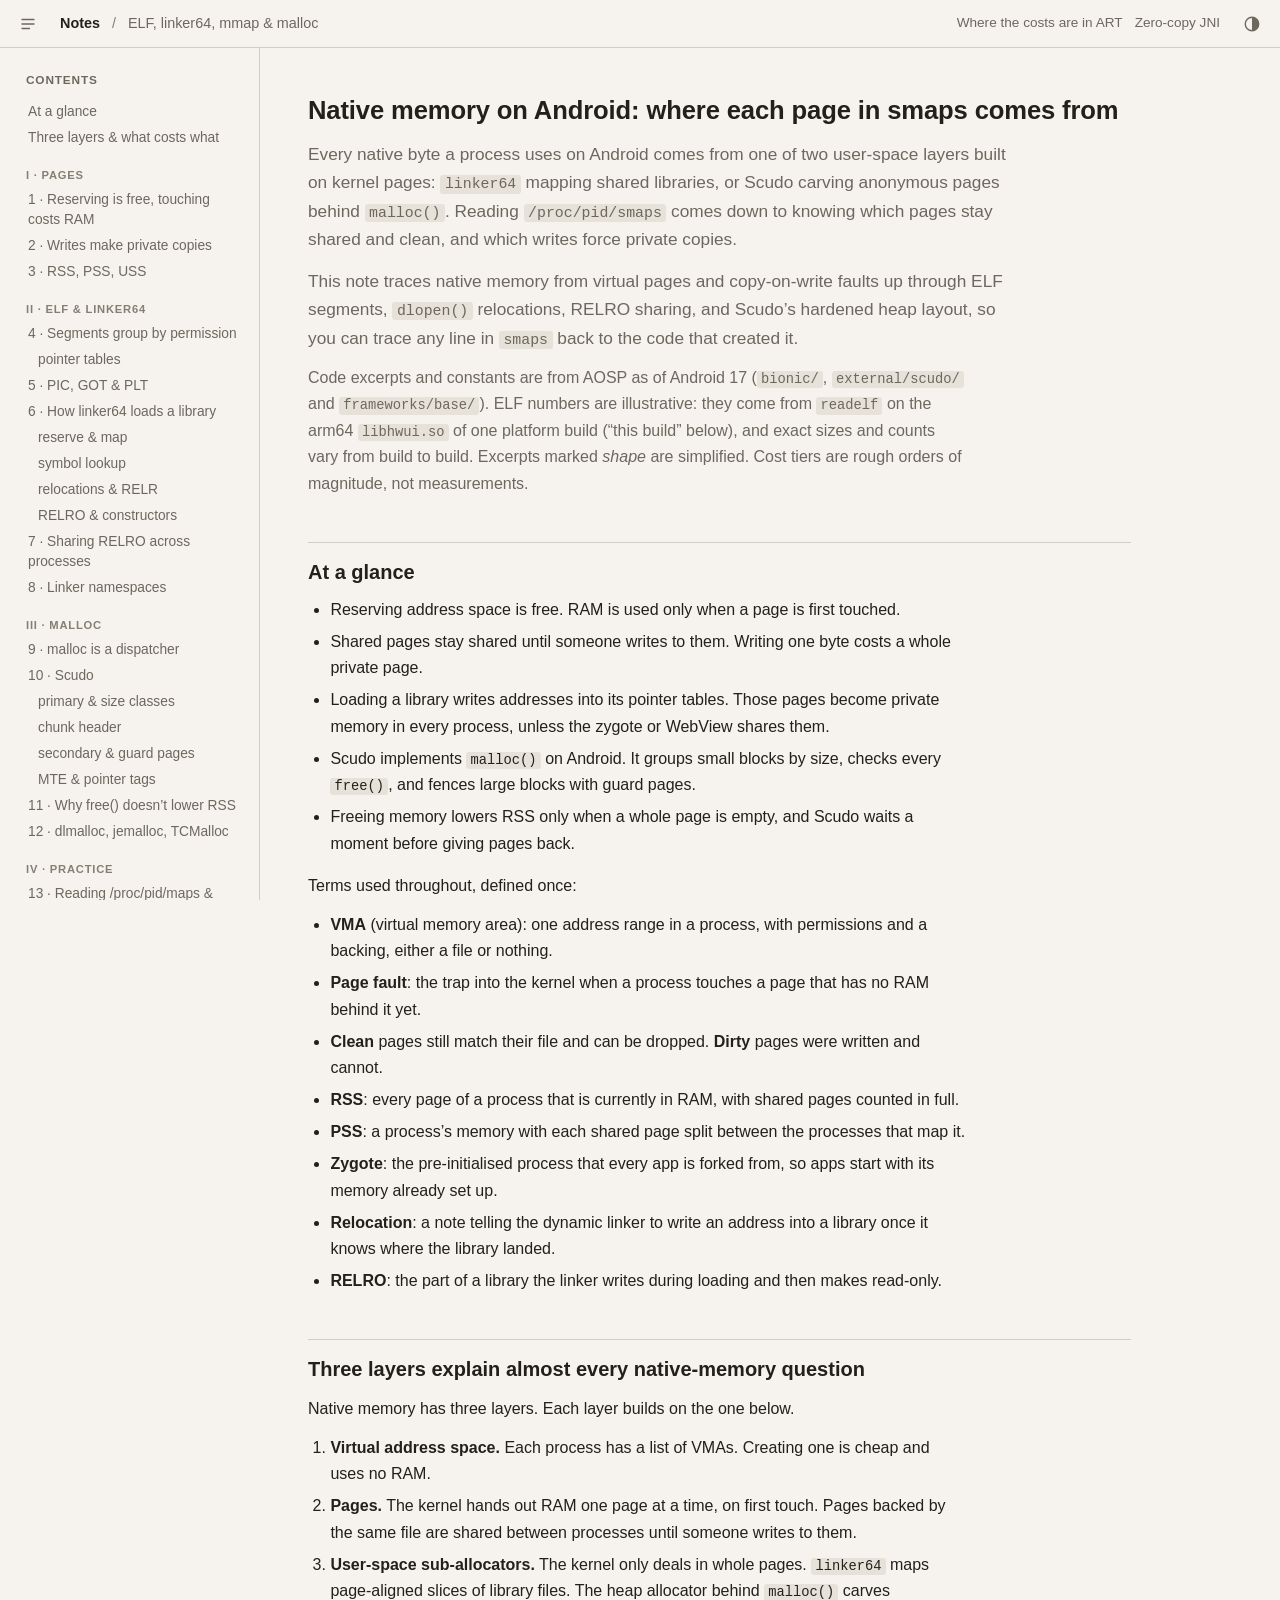
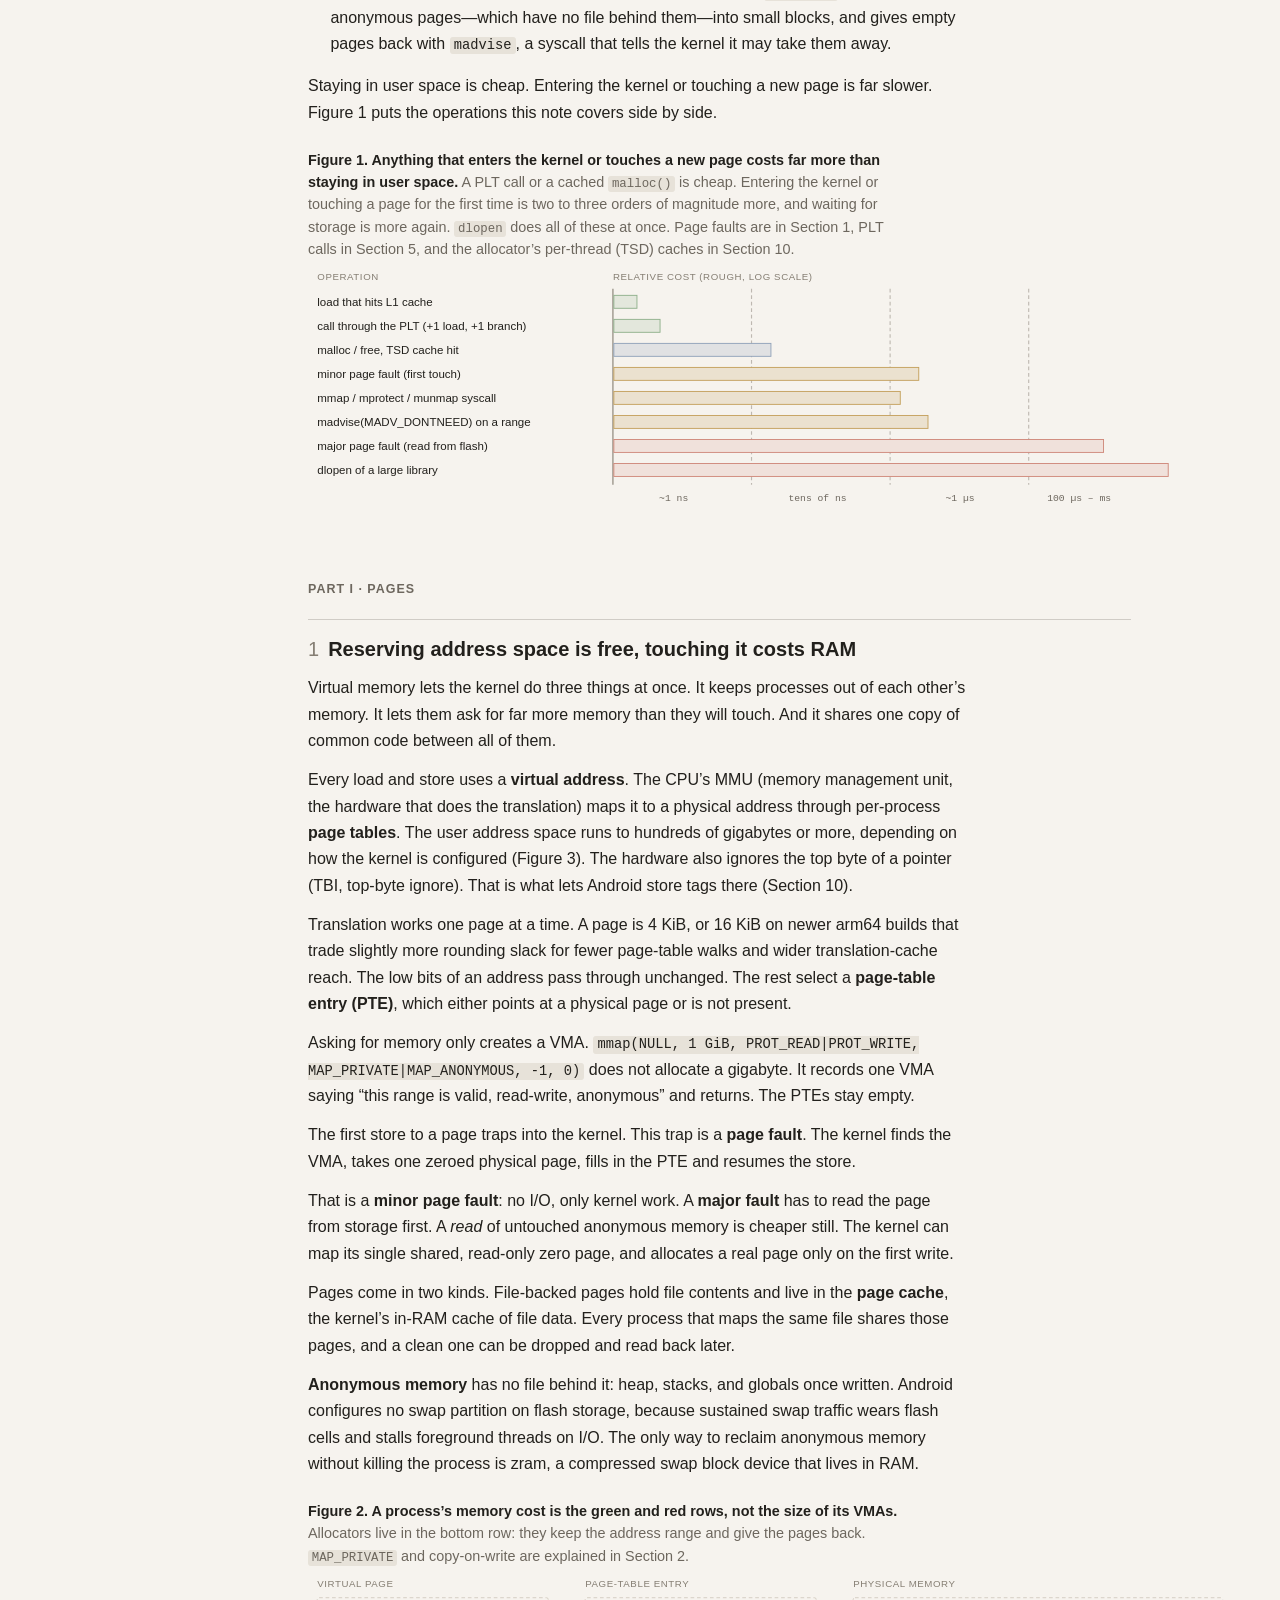
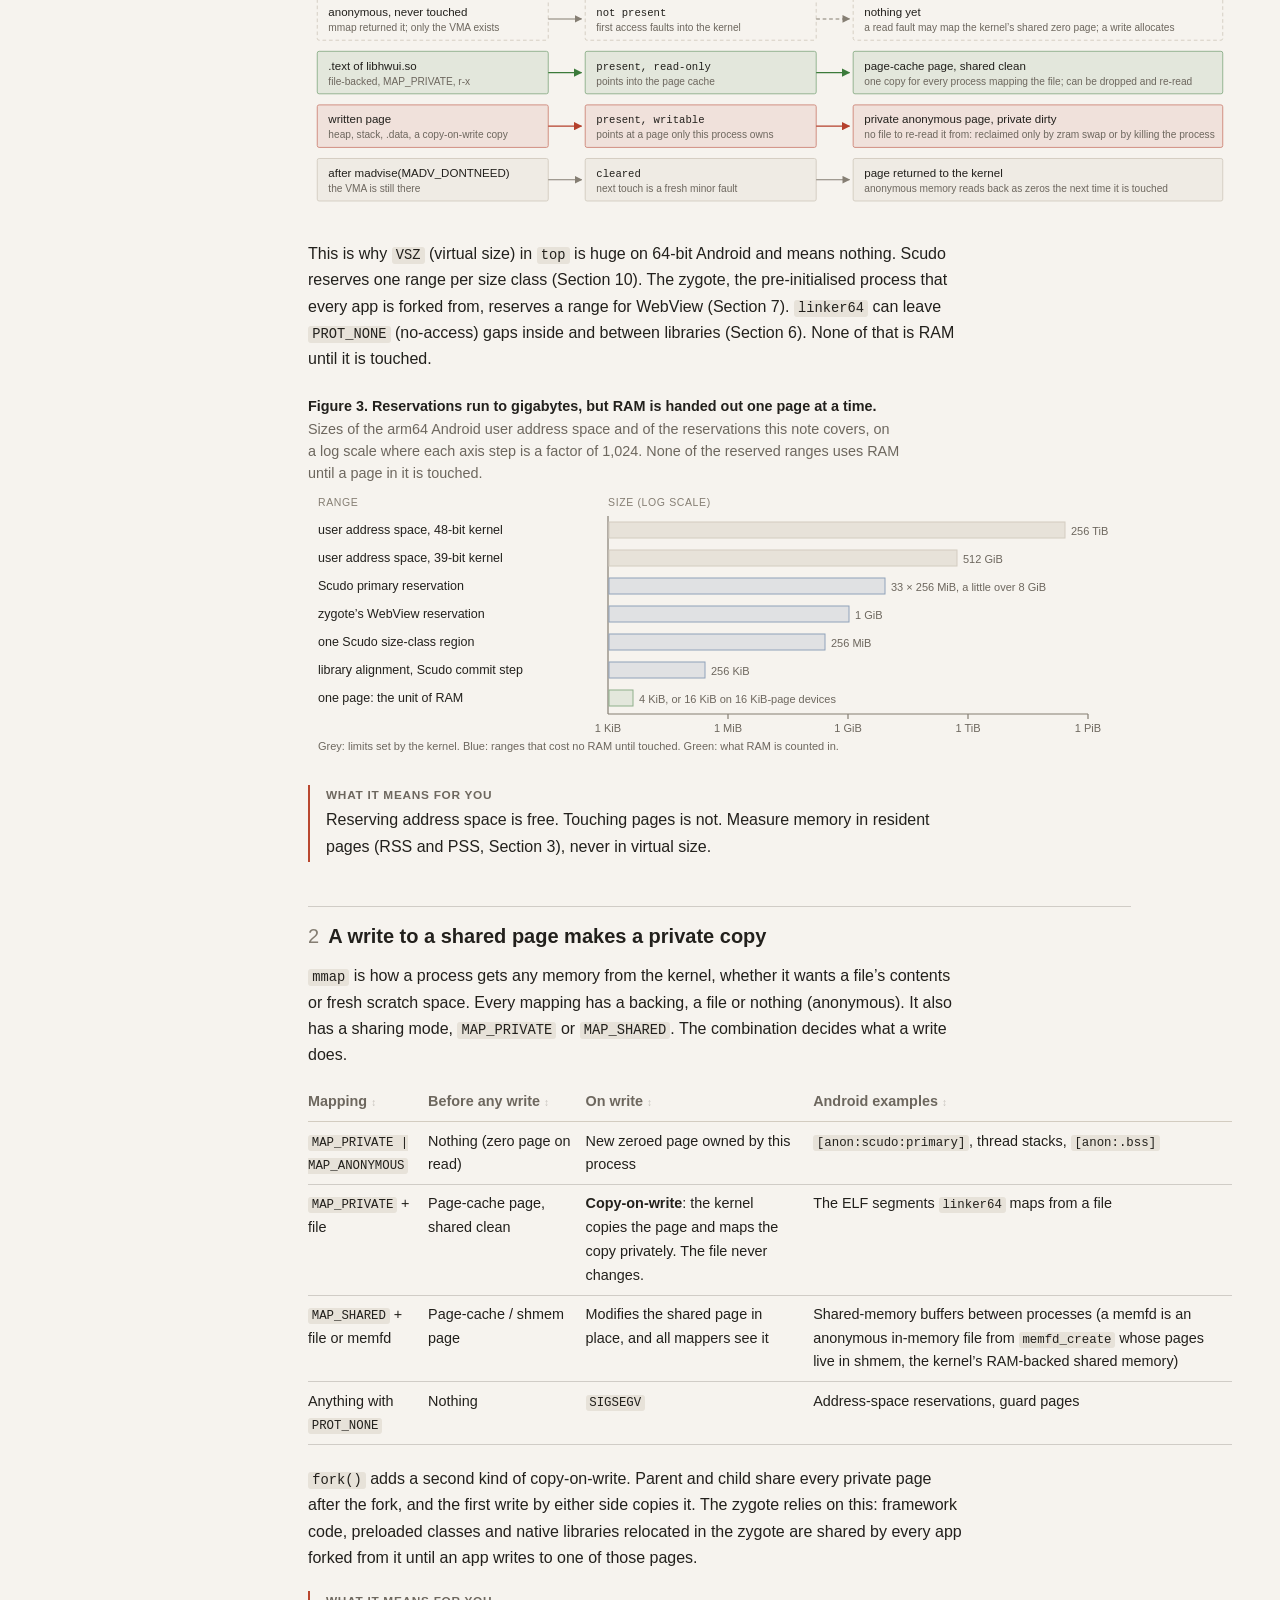
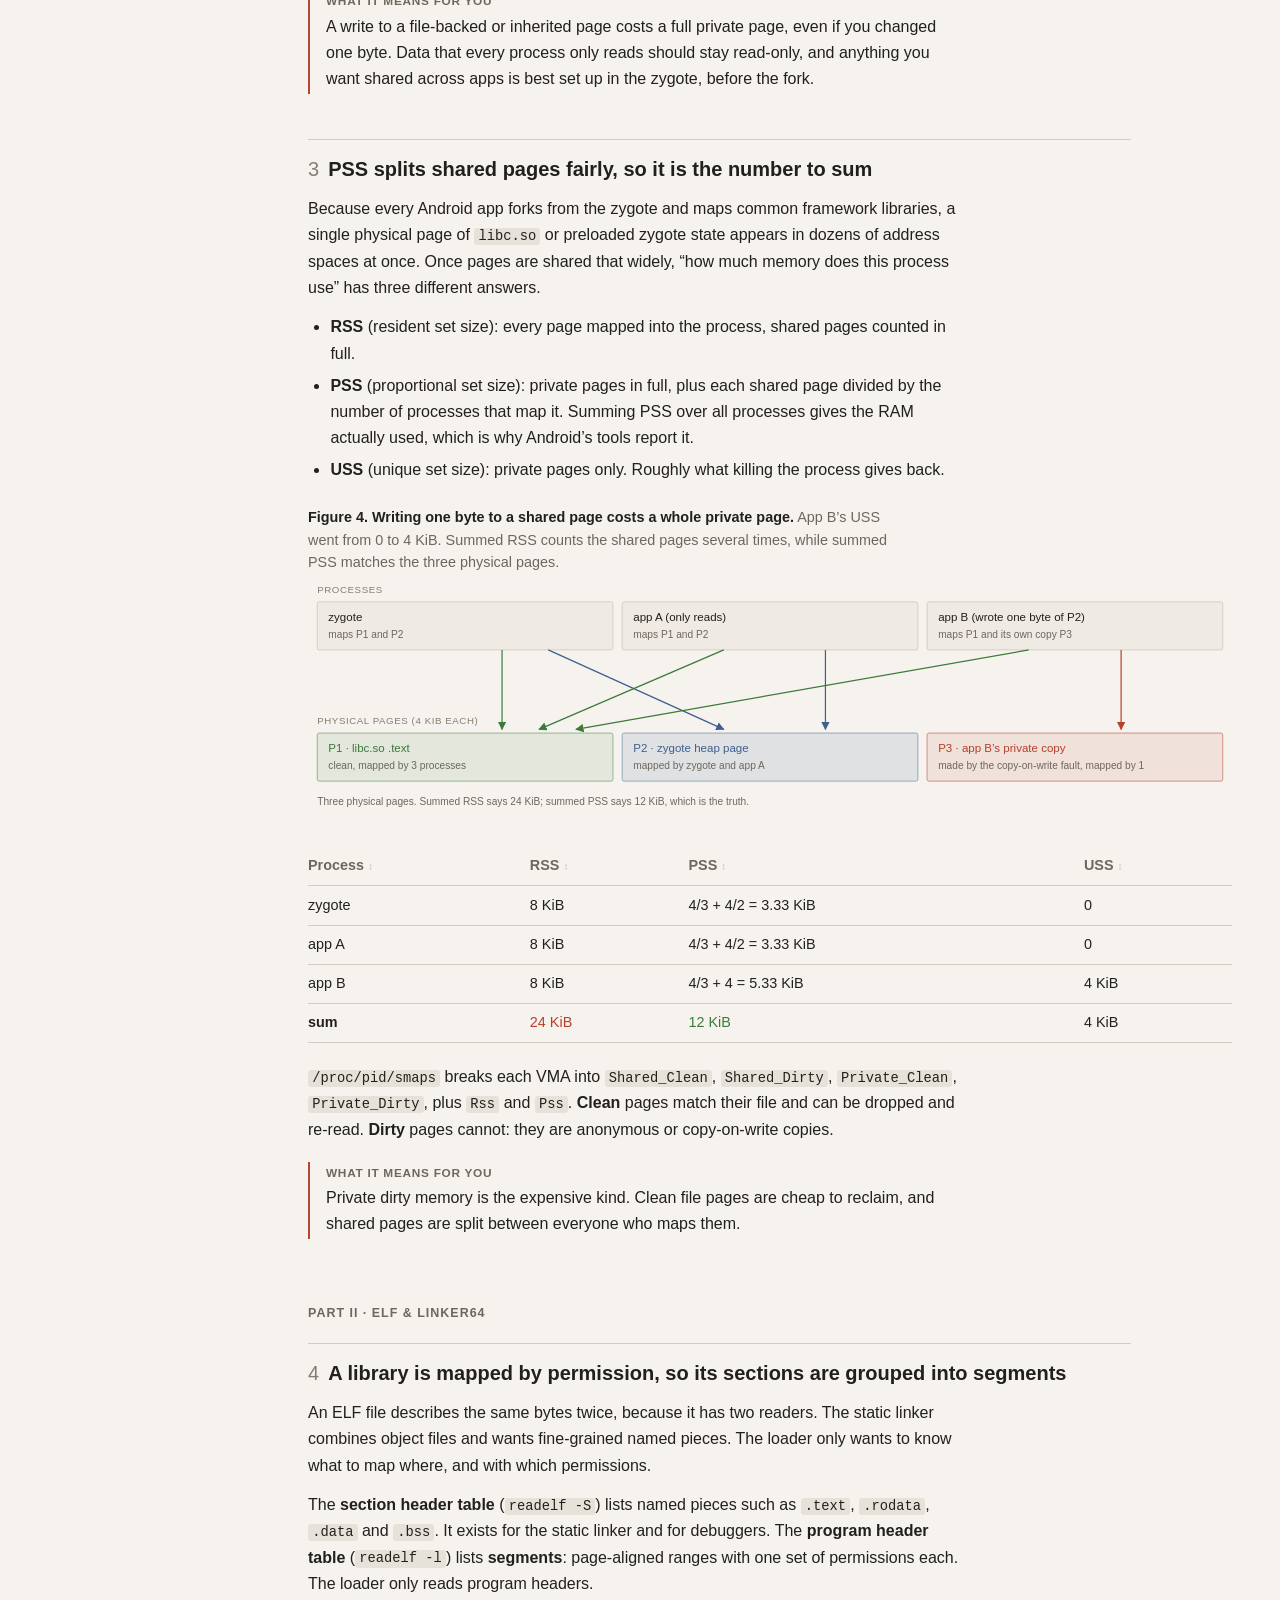
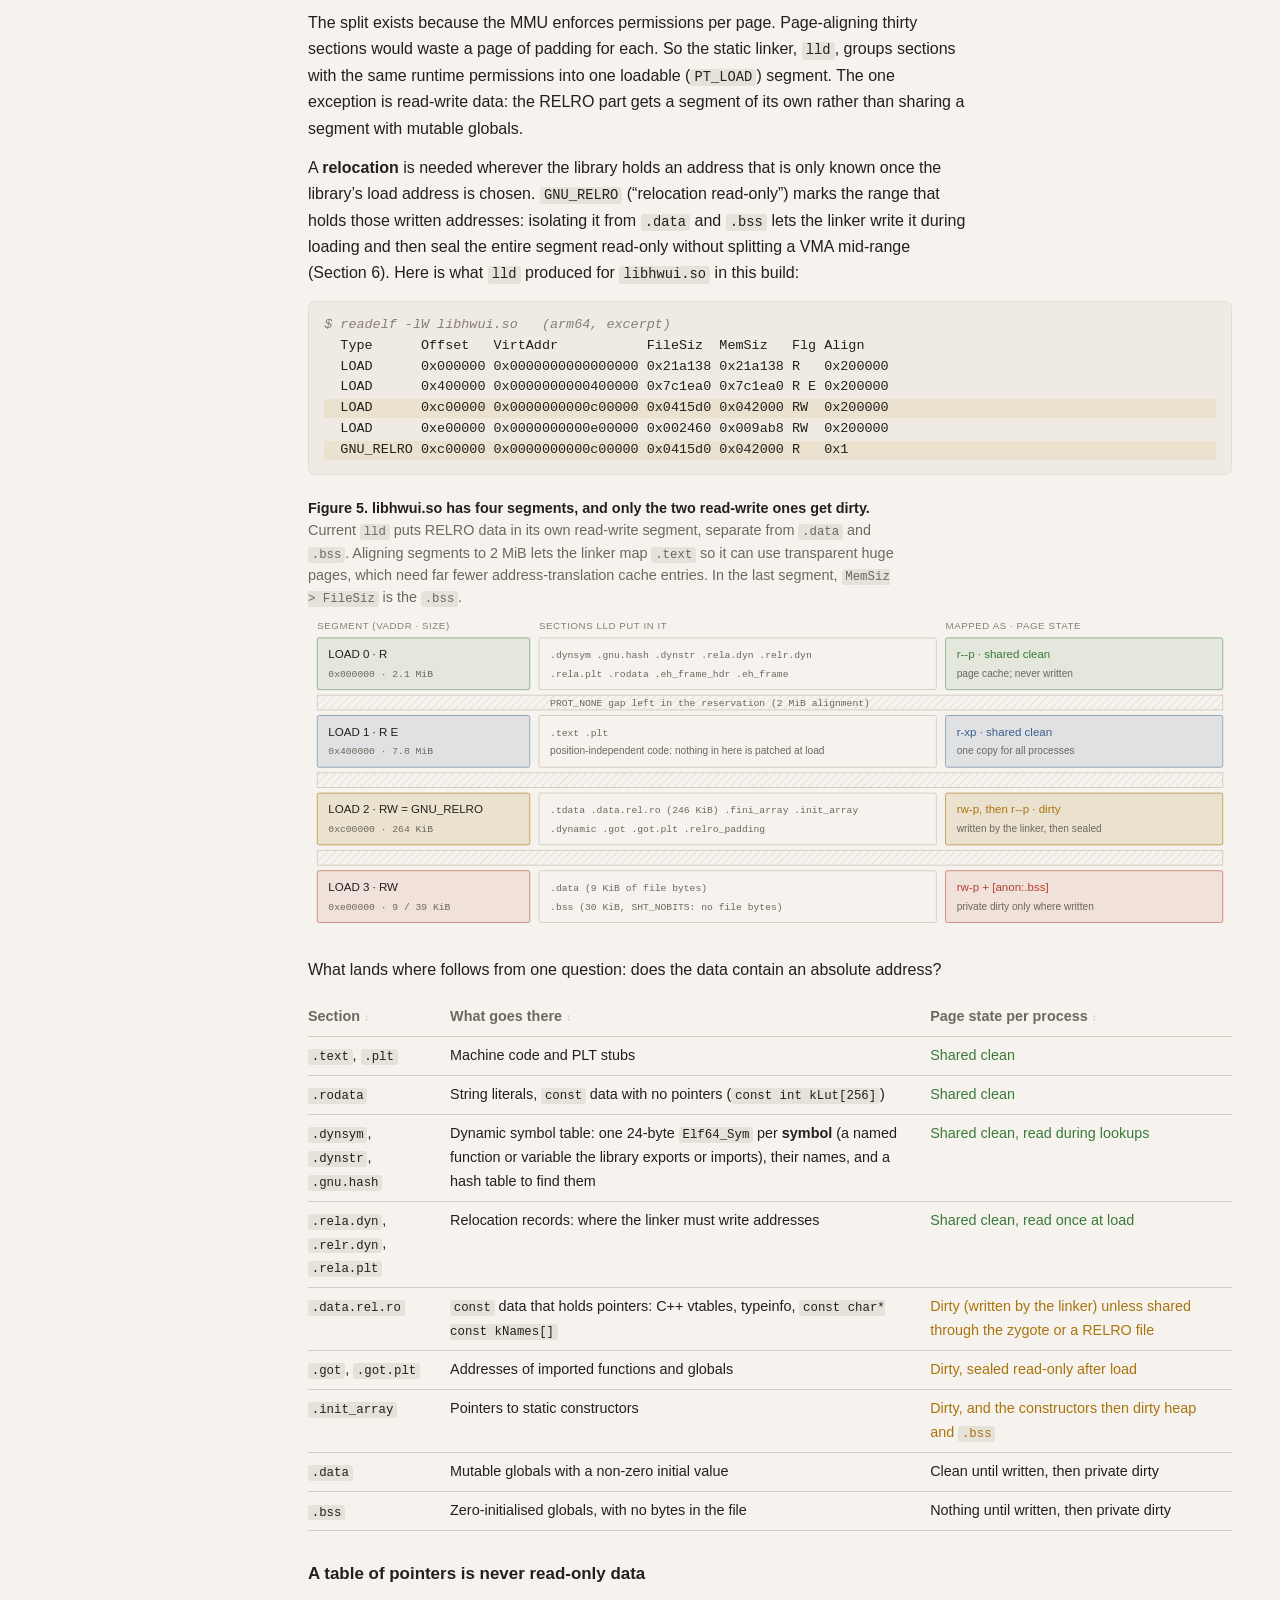
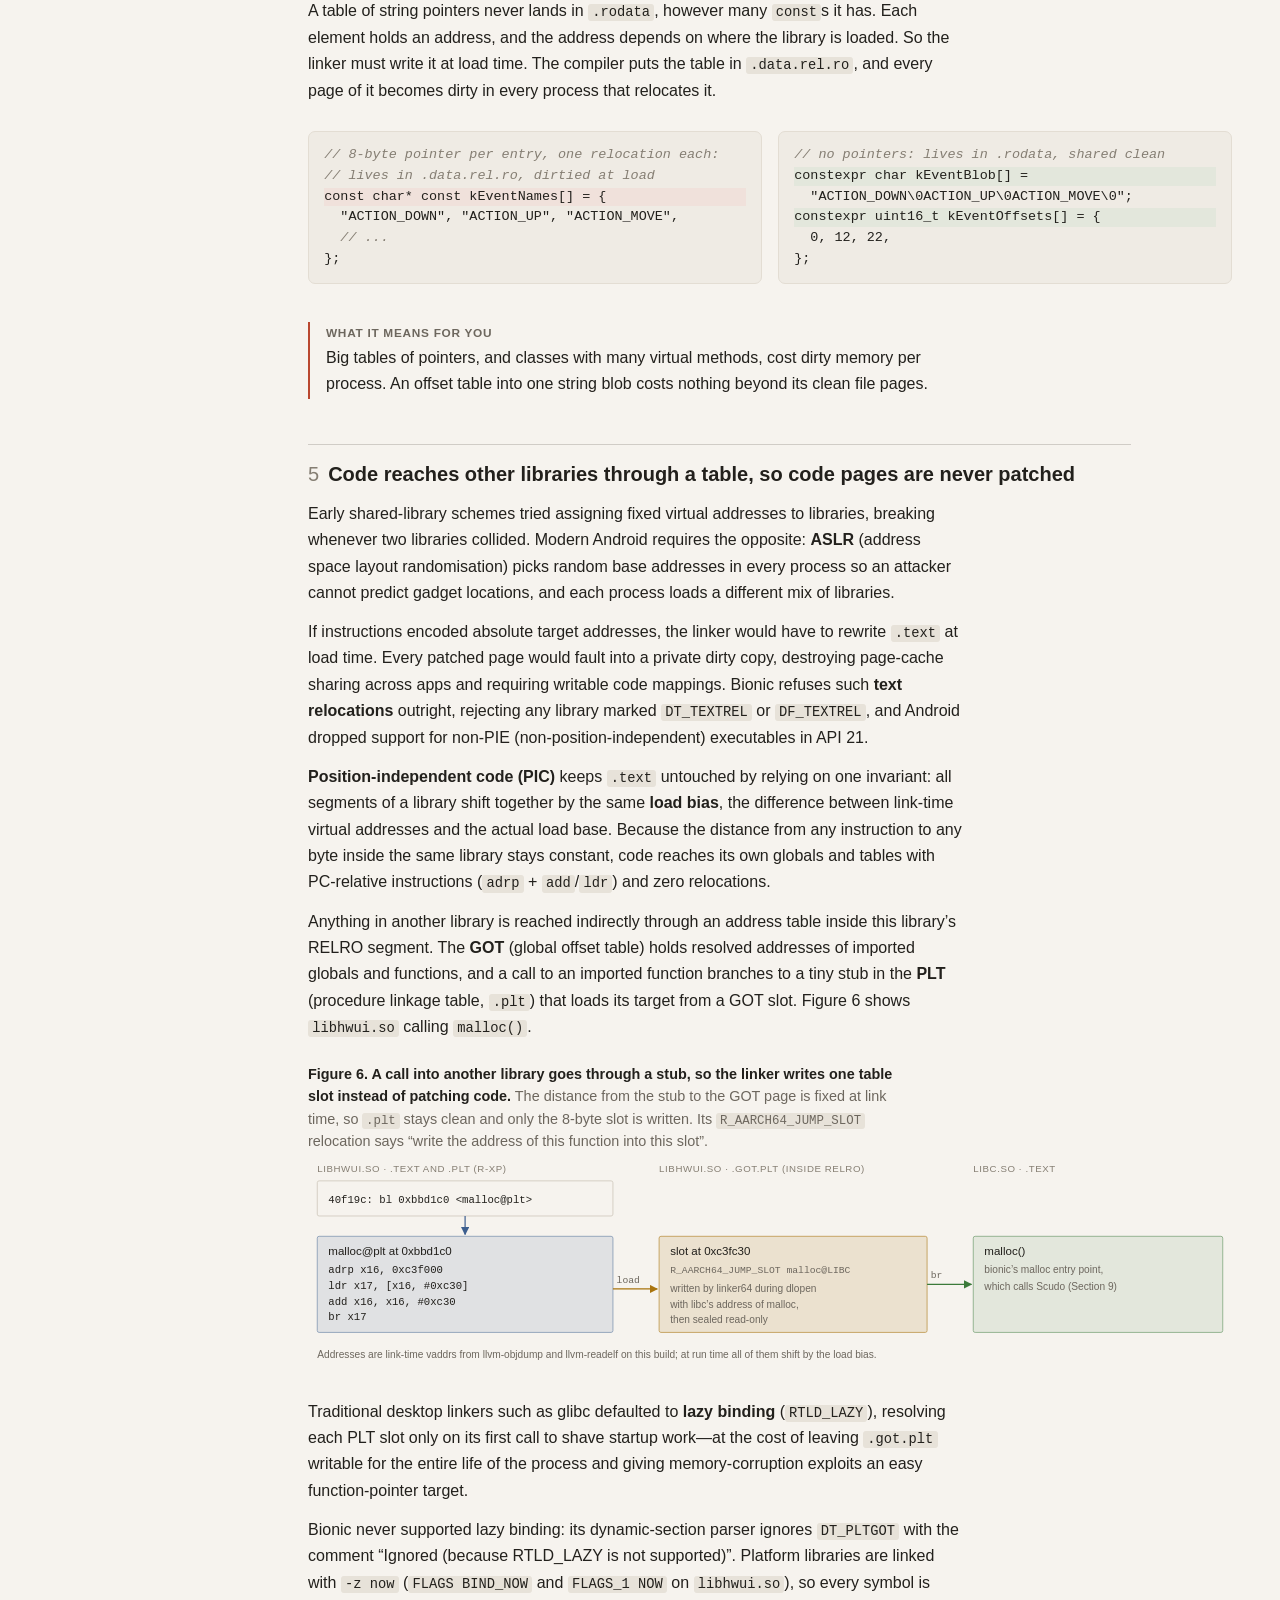
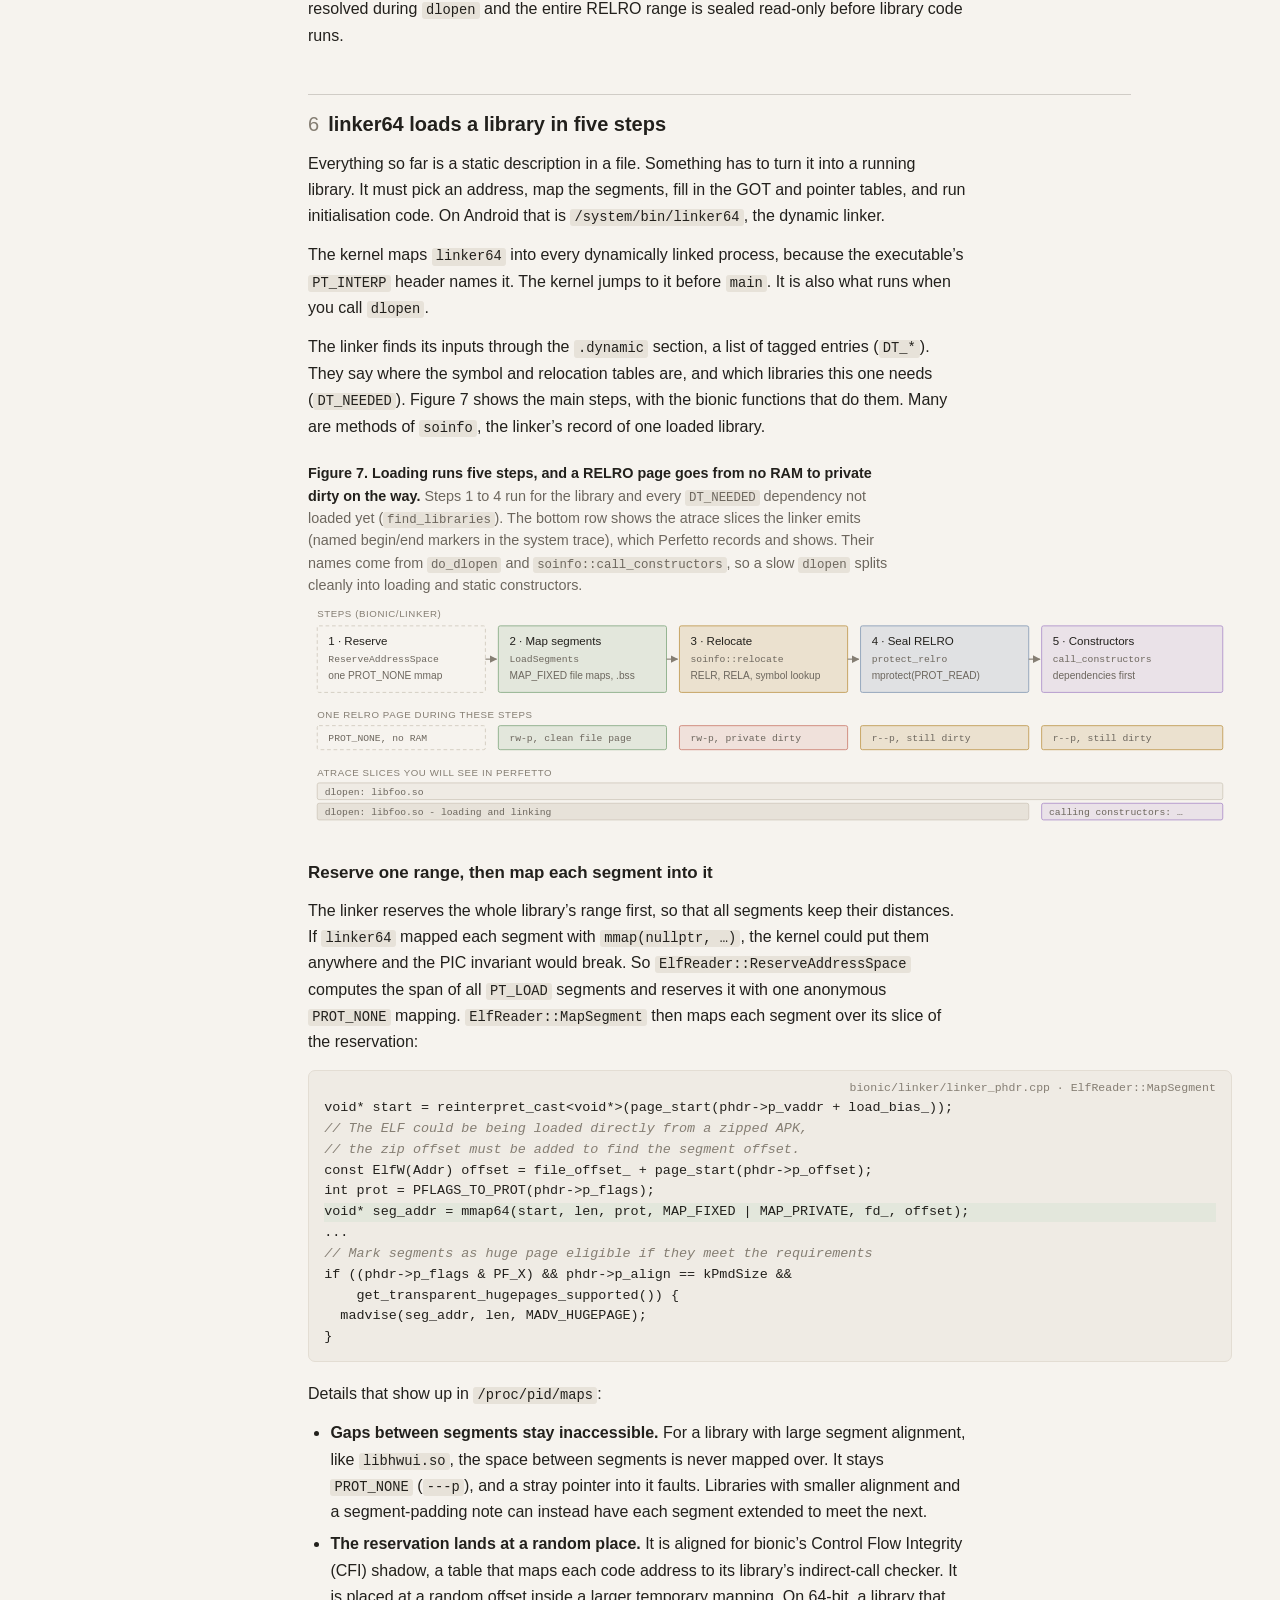
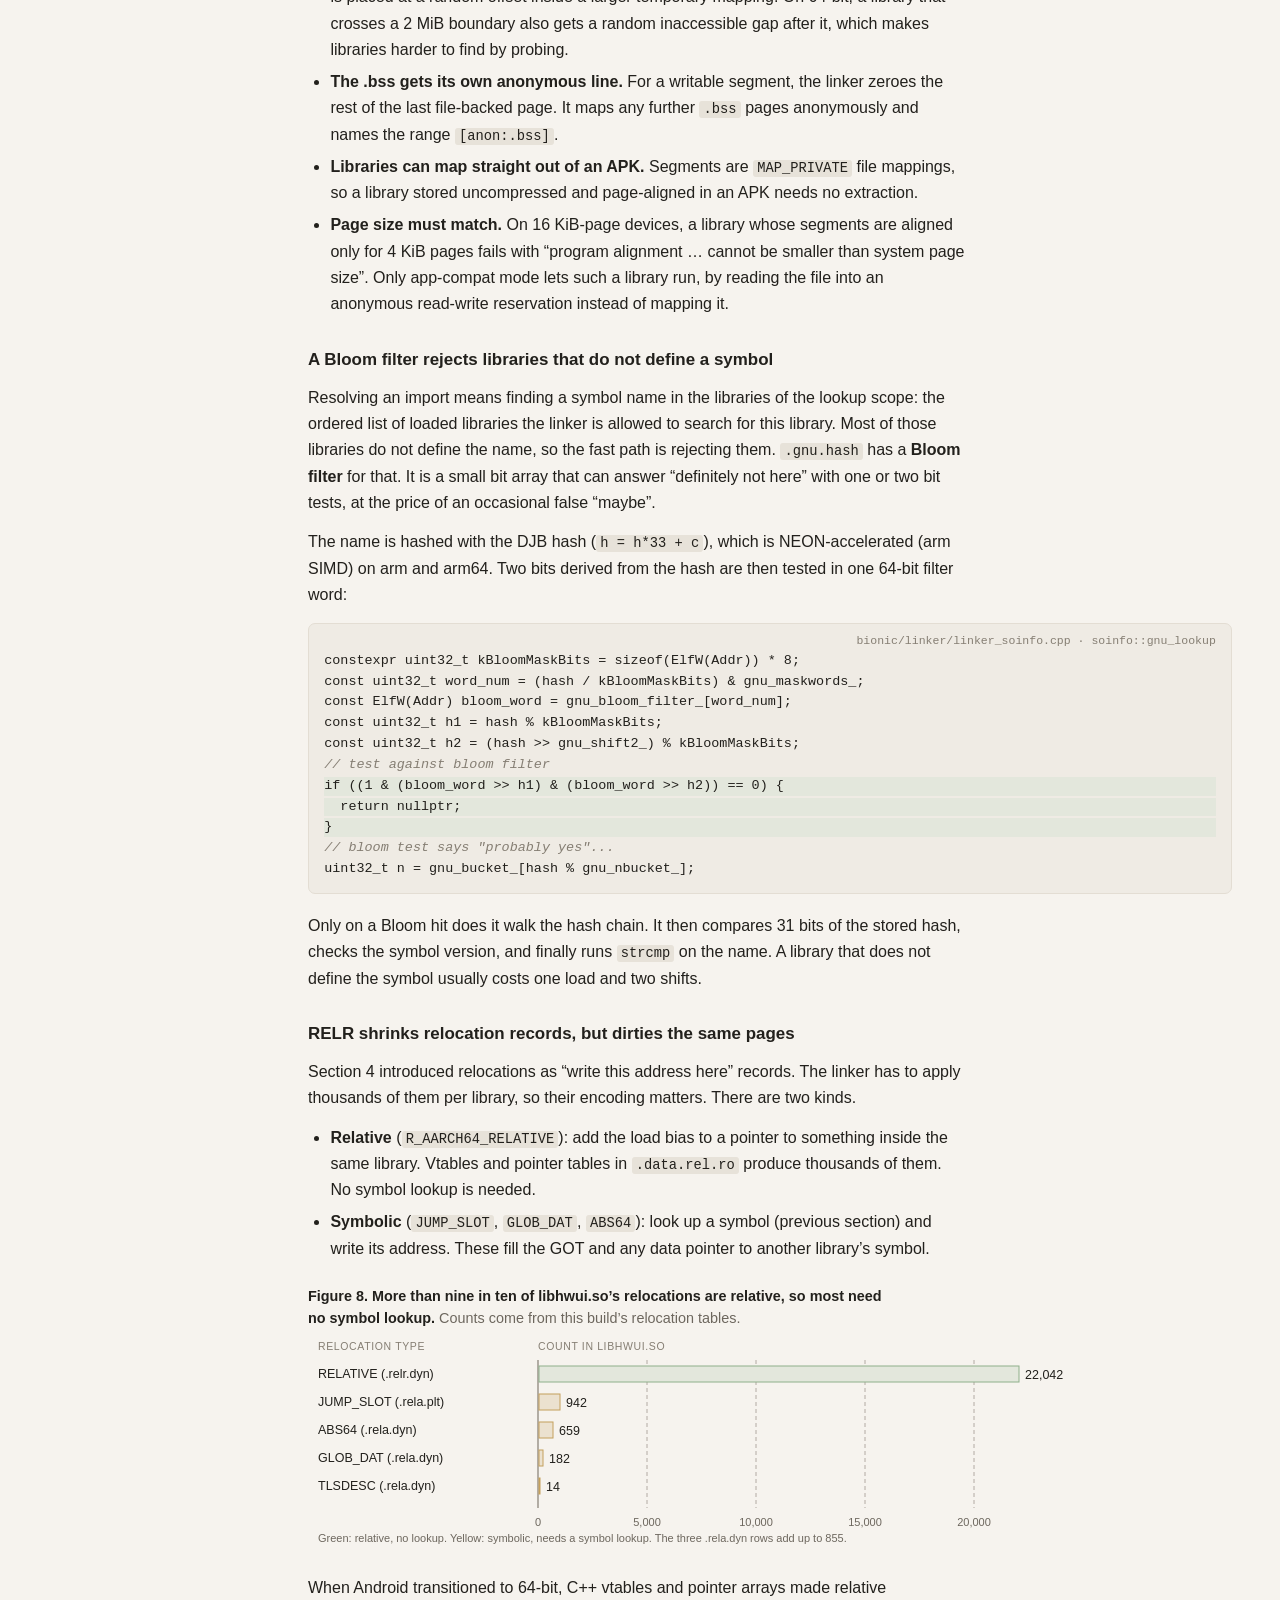
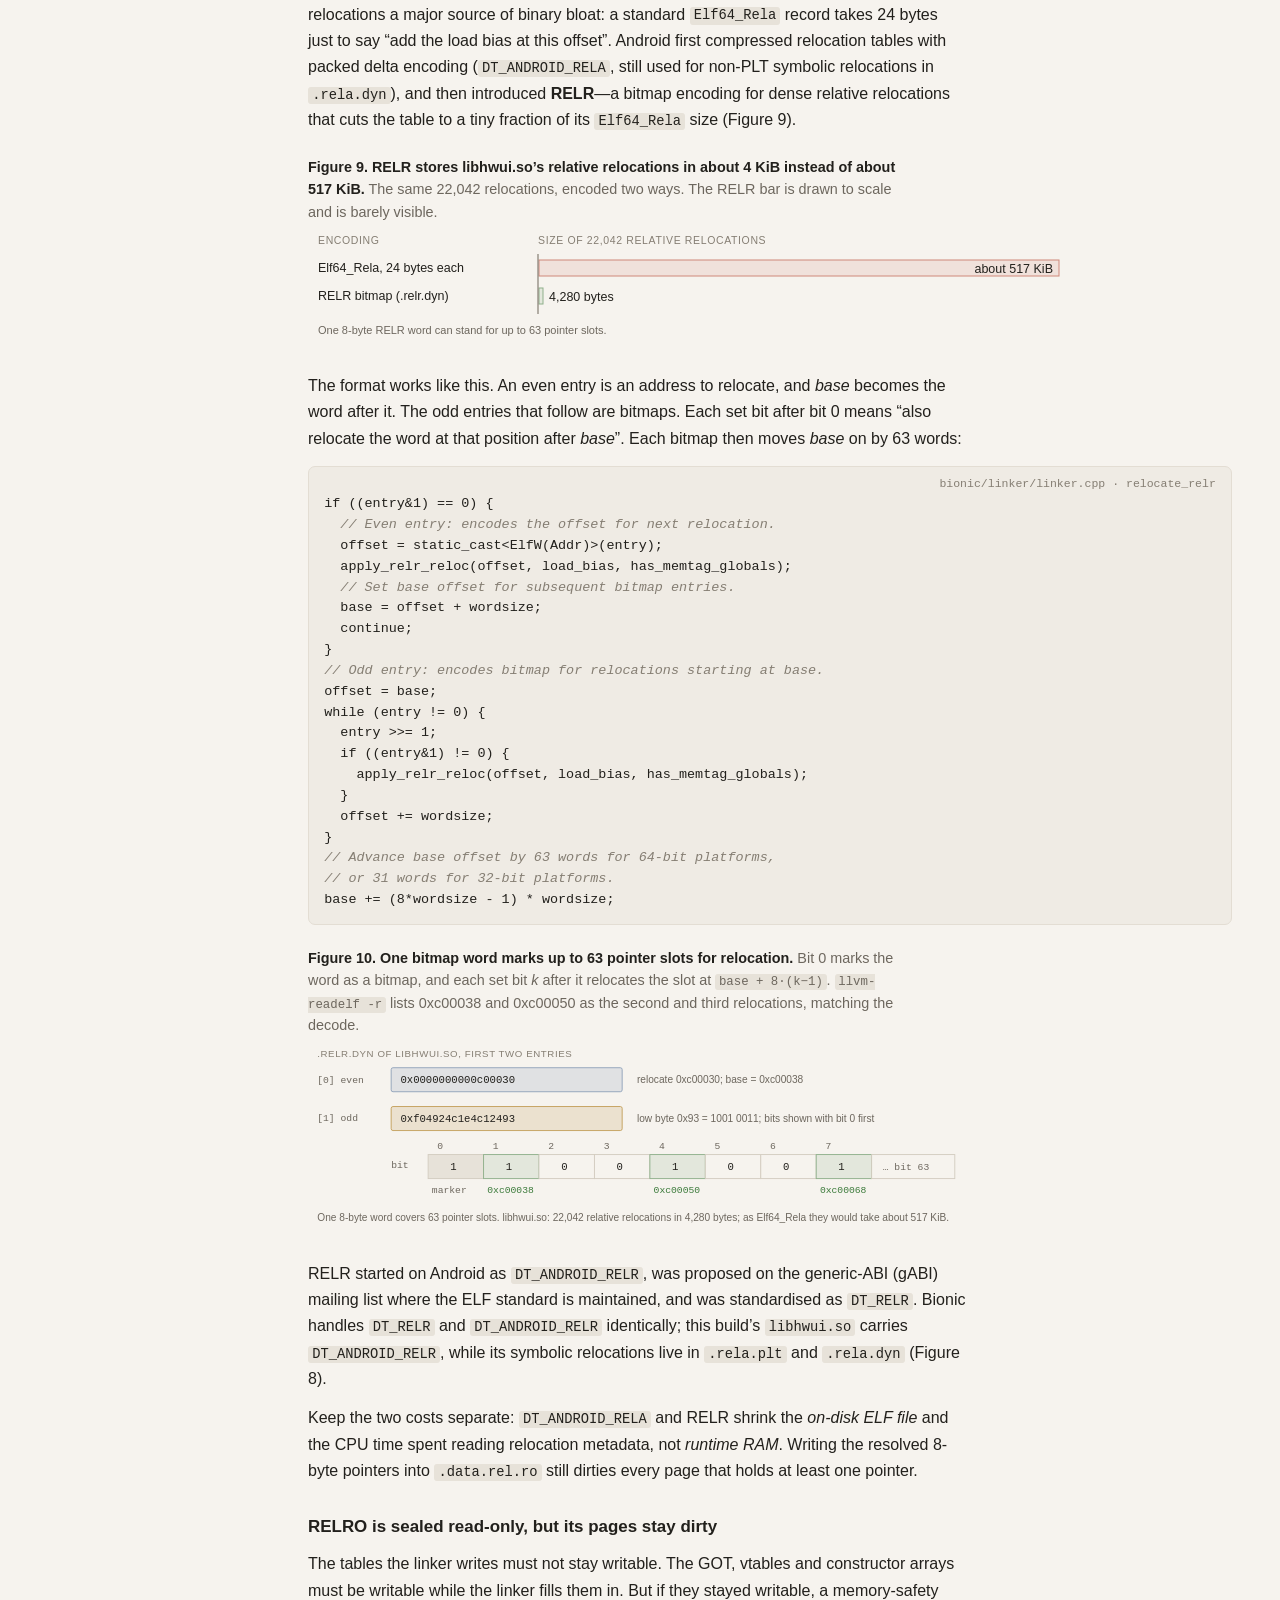
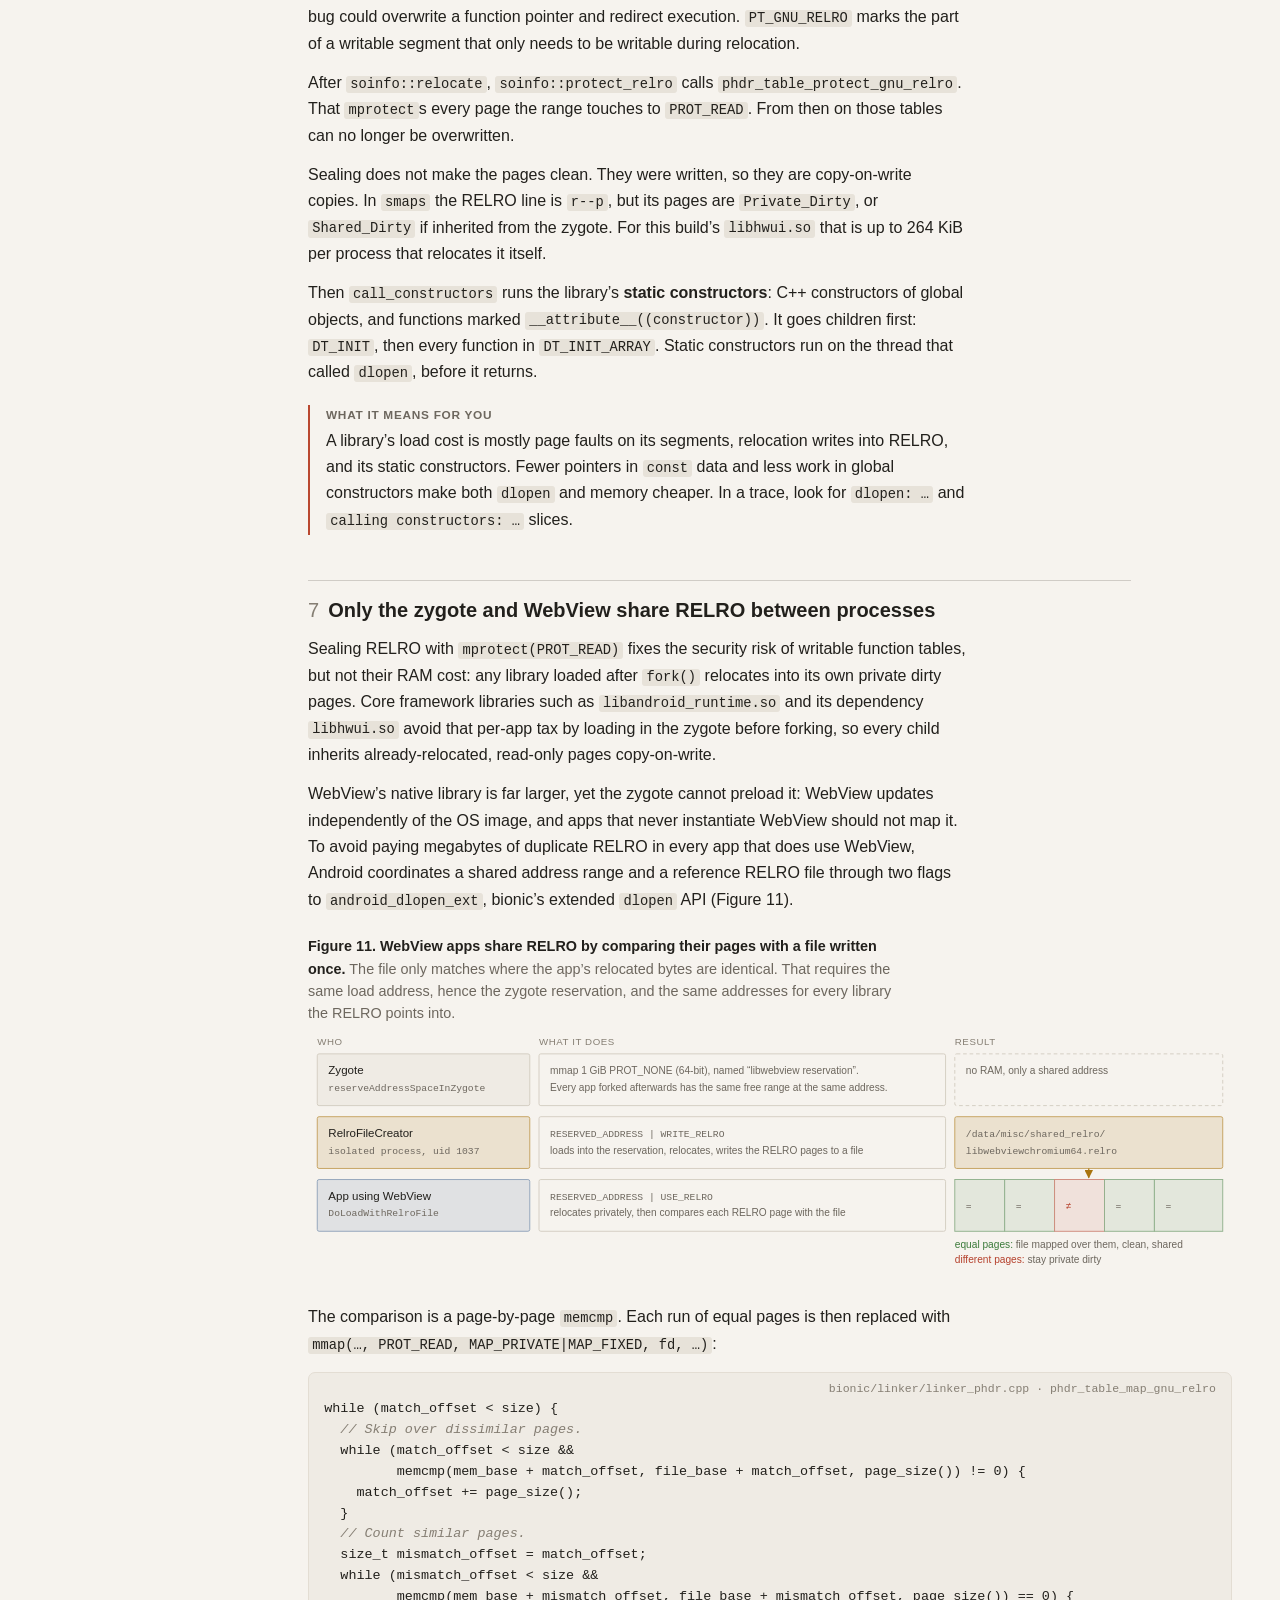
<file: native_memory_elf_malloc/index.html>
<!doctype html>
<html lang="en">
<head>
<meta charset="utf-8" />
<meta name="viewport" content="width=device-width, initial-scale=1" />
<title>ELF, linker64, mmap and malloc</title>
<meta name="theme-color" content="#f6f3ee" media="(prefers-color-scheme: light)" />
<meta name="theme-color" content="#171614" media="(prefers-color-scheme: dark)" />
<link rel="icon" href="../assets/icon.svg" type="image/svg+xml" />
<link rel="stylesheet" href="../assets/site.css" />
<script src="../assets/site.js"></script>
</head>
<body class="note">
<div class="progress" aria-hidden="true"><div class="progress-bar"></div></div>

<svg width="0" height="0" style="position:absolute">
  <defs>
    <marker id="ah"  viewBox="0 0 10 10" refX="9" refY="5" markerWidth="7" markerHeight="7" orient="auto-start-reverse"><path d="M0,0 L10,5 L0,10 z" class="mk"/></marker>
    <marker id="ahr" viewBox="0 0 10 10" refX="9" refY="5" markerWidth="7" markerHeight="7" orient="auto-start-reverse"><path d="M0,0 L10,5 L0,10 z" class="mkr"/></marker>
    <marker id="aha" viewBox="0 0 10 10" refX="9" refY="5" markerWidth="7" markerHeight="7" orient="auto-start-reverse"><path d="M0,0 L10,5 L0,10 z" class="mka"/></marker>
    <marker id="ahg" viewBox="0 0 10 10" refX="9" refY="5" markerWidth="7" markerHeight="7" orient="auto-start-reverse"><path d="M0,0 L10,5 L0,10 z" class="mkg"/></marker>
    <marker id="ahv" viewBox="0 0 10 10" refX="9" refY="5" markerWidth="7" markerHeight="7" orient="auto-start-reverse"><path d="M0,0 L10,5 L0,10 z" class="mkv"/></marker>
    <marker id="ahw" viewBox="0 0 10 10" refX="9" refY="5" markerWidth="7" markerHeight="7" orient="auto-start-reverse"><path d="M0,0 L10,5 L0,10 z" class="mkw"/></marker>
    <pattern id="hatch" width="6" height="6" patternUnits="userSpaceOnUse" patternTransform="rotate(45)"><line x1="0" y1="0" x2="0" y2="6" class="hatch-l"/></pattern>
    <pattern id="hatchr" width="6" height="6" patternUnits="userSpaceOnUse" patternTransform="rotate(45)"><line x1="0" y1="0" x2="0" y2="6" class="hatch-r"/></pattern>
  </defs>
</svg>

<header class="topbar">
  <button type="button" class="icon-btn" id="nav-btn" aria-controls="toc" aria-expanded="false" title="Contents"><svg viewBox="0 0 24 24" aria-hidden="true"><path d="M4 6h16M4 12h16M4 18h10"/></svg><span class="lbl">Contents</span></button>
  <a class="tb-home" href="../index.html">Notes</a>
  <span class="tb-sep" aria-hidden="true">/</span>
  <span class="tb-title" title="Pages · ELF · linker64 · RELRO · Scudo">ELF, linker64, mmap &amp; malloc</span>
  <span class="tb-spacer"></span>
  <a class="tb-x" href="../art_costs/index.html">Where the costs are in ART</a>
  <a class="tb-x" href="../java_sdk_zero_copy/index.html">Zero-copy JNI</a>
  <button type="button" class="icon-btn" id="theme-btn" title="Theme" aria-label="Theme"></button>
</header>

<nav id="toc" aria-label="Contents">
  <div class="h">Contents</div>
  <a href="#glance">At a glance</a>
  <a href="#overview">Three layers &amp; what costs what</a>
  <div class="ph">I · Pages</div>
  <a href="#vm">1 · Reserving is free, touching costs RAM</a>
  <a href="#mmap">2 · Writes make private copies</a>
  <a href="#pss">3 · RSS, PSS, USS</a>
  <div class="ph">II · ELF &amp; linker64</div>
  <a href="#elf">4 · Segments group by permission</a>
  <a href="#elf-ptrs" style="padding-left:18px">pointer tables</a>
  <a href="#pic">5 · PIC, GOT &amp; PLT</a>
  <a href="#load">6 · How linker64 loads a library</a>
  <a href="#load-reserve" style="padding-left:18px">reserve &amp; map</a>
  <a href="#load-hash" style="padding-left:18px">symbol lookup</a>
  <a href="#load-relr" style="padding-left:18px">relocations &amp; RELR</a>
  <a href="#load-relro" style="padding-left:18px">RELRO &amp; constructors</a>
  <a href="#relro-share">7 · Sharing RELRO across processes</a>
  <a href="#ns">8 · Linker namespaces</a>
  <div class="ph">III · malloc</div>
  <a href="#malloc">9 · malloc is a dispatcher</a>
  <a href="#scudo">10 · Scudo</a>
  <a href="#scudo-primary" style="padding-left:18px">primary &amp; size classes</a>
  <a href="#scudo-header" style="padding-left:18px">chunk header</a>
  <a href="#scudo-secondary" style="padding-left:18px">secondary &amp; guard pages</a>
  <a href="#scudo-mte" style="padding-left:18px">MTE &amp; pointer tags</a>
  <a href="#release">11 · Why free() doesn’t lower RSS</a>
  <a href="#others">12 · dlmalloc, jemalloc, TCMalloc</a>
  <div class="ph">IV · Practice</div>
  <a href="#maps">13 · Reading /proc/pid/maps &amp; smaps</a>
  <a href="#cheatsheet">14 · Cheat sheet</a>
  <a href="#method">15 · Numbers and method</a>
  <a href="#sources">Sources</a>
</nav>

<main id="top">
<h1>Native memory on Android: where each page in smaps comes from</h1>
<p class="lead">Every native byte a process uses on Android comes from one of two user-space layers built on kernel pages: <code>linker64</code> mapping shared libraries, or Scudo carving anonymous pages behind <code>malloc()</code>. Reading <code>/proc/pid/smaps</code> comes down to knowing which pages stay shared and clean, and which writes force private copies.</p>
<p class="lead">This note traces native memory from virtual pages and copy-on-write faults up through ELF segments, <code>dlopen()</code> relocations, RELRO sharing, and Scudo’s hardened heap layout, so you can trace any line in <code>smaps</code> back to the code that created it.</p>
<p class="m">Code excerpts and constants are from AOSP as of Android 17 (<code>bionic/</code>, <code>external/scudo/</code> and <code>frameworks/base/</code>).
ELF numbers are illustrative: they come from <code>readelf</code> on the arm64 <code>libhwui.so</code> of one platform build (“this build” below), and exact sizes and counts vary from build to build. Excerpts marked <em>shape</em>
are simplified. Cost tiers are rough orders of magnitude, not measurements.</p>

<h2 id="glance">At a glance</h2>
<ul>
  <li>Reserving address space is free. RAM is used only when a page is first touched.</li>
  <li>Shared pages stay shared until someone writes to them. Writing one byte costs a whole private page.</li>
  <li>Loading a library writes addresses into its pointer tables. Those pages become private memory in every process, unless the
  zygote or WebView shares them.</li>
  <li>Scudo implements <code>malloc()</code> on Android. It groups small blocks by size, checks every <code>free()</code>, and fences large blocks with guard pages.</li>
  <li>Freeing memory lowers RSS only when a whole page is empty, and Scudo waits a moment before giving pages back.</li>
</ul>
<p>Terms used throughout, defined once:</p>
<ul>
  <li><b>VMA</b> (virtual memory area): one address range in a process, with permissions and a backing, either a file or nothing.</li>
  <li><b>Page fault</b>: the trap into the kernel when a process touches a page that has no RAM behind it yet.</li>
  <li><b>Clean</b> pages still match their file and can be dropped. <b>Dirty</b> pages were written and cannot.</li>
  <li><b>RSS</b>: every page of a process that is currently in RAM, with shared pages counted in full.</li>
  <li><b>PSS</b>: a process’s memory with each shared page split between the processes that map it.</li>
  <li><b>Zygote</b>: the pre-initialised process that every app is forked from, so apps start with its memory already set up.</li>
  <li><b>Relocation</b>: a note telling the dynamic linker to write an address into a library once it knows where the library
  landed.</li>
  <li><b>RELRO</b>: the part of a library the linker writes during loading and then makes read-only.</li>
</ul>

<h2 id="overview">Three layers explain almost every native-memory question</h2>
<p>Native memory has three layers. Each layer builds on the one below.</p>
<ol>
  <li><b>Virtual address space.</b> Each process has a list of VMAs. Creating one is cheap and uses no RAM.</li>
  <li><b>Pages.</b> The kernel hands out RAM one page at a time, on first touch. Pages backed by the same file are shared
  between processes until someone writes to them.</li>
  <li><b>User-space sub-allocators.</b> The kernel only deals in whole pages. <code>linker64</code> maps page-aligned slices of
  library files. The heap allocator behind <code>malloc()</code> carves anonymous pages—which have no file behind them—into small blocks, and gives empty pages back
  with <code>madvise</code>, a syscall that tells the kernel it may take them away.</li>
</ol>
<p>Staying in user space is cheap. Entering the kernel or touching a new page is far slower. Figure 1 puts the operations
this note covers side by side.</p>
<figure>
<figcaption><b>Figure 1. Anything that enters the kernel or touches a new page costs far more than staying in user space.</b>
A PLT call or a cached <code>malloc()</code> is cheap. Entering the kernel or touching a page for the first time is two to three orders of
magnitude more, and waiting for storage is more again. <code>dlopen</code> does all of these at once. Page faults are in
Section 1, PLT calls in Section 5, and the allocator’s per-thread (TSD) caches in Section 10.</figcaption>
<svg viewBox="0 0 1000 272" role="img" aria-label="Native cost ladder">
  <text x="10" y="18" class="th">operation</text>
  <text x="330" y="18" class="th">relative cost (rough, log scale)</text>
  <line x1="330" y1="28" x2="330" y2="240" class="ln"/>
  <line x1="480" y1="28" x2="480" y2="240" class="ln dash" opacity="0.5"/>
  <line x1="630" y1="28" x2="630" y2="240" class="ln dash" opacity="0.5"/>
  <line x1="780" y1="28" x2="780" y2="240" class="ln dash" opacity="0.5"/>
  <text x="380" y="258" class="tms">~1 ns</text><text x="520" y="258" class="tms">tens of ns</text><text x="690" y="258" class="tms">~1 µs</text><text x="800" y="258" class="tms">100 µs – ms</text>
  <text x="10" y="46" class="t">load that hits L1 cache</text>                 <rect x="331" y="35" width="25" height="14" class="bg"/>
  <text x="10" y="72" class="t">call through the PLT (+1 load, +1 branch)</text><rect x="331" y="61" width="50" height="14" class="bg"/>
  <text x="10" y="98" class="t">malloc / free, TSD cache hit</text>          <rect x="331" y="87" width="170" height="14" class="ba"/>
  <text x="10" y="124" class="t">minor page fault (first touch)</text>          <rect x="331" y="113" width="330" height="14" class="bw"/>
  <text x="10" y="150" class="t">mmap / mprotect / munmap syscall</text>        <rect x="331" y="139" width="310" height="14" class="bw"/>
  <text x="10" y="176" class="t">madvise(MADV_DONTNEED) on a range</text>       <rect x="331" y="165" width="340" height="14" class="bw"/>
  <text x="10" y="202" class="t">major page fault (read from flash)</text>      <rect x="331" y="191" width="530" height="14" class="br"/>
  <text x="10" y="228" class="t">dlopen of a large library</text>               <rect x="331" y="217" width="600" height="14" class="br"/>
</svg>
</figure>

<!-- ═════════════════════════ PART I ═════════════════════════ -->
<div class="part">Part I · Pages</div>

<h2 id="vm"><span class="n">1</span>Reserving address space is free, touching it costs RAM</h2>
<p>Virtual memory lets the kernel do three things at once. It keeps processes out of each other’s memory. It lets them ask
for far more memory than they will touch. And it shares one copy of common code between all of them.</p>
<p>Every load and store uses a <b>virtual address</b>. The CPU’s MMU (memory management unit, the hardware that does the
translation) maps it to a physical address through per-process <b>page tables</b>. The user address space runs to hundreds of
gigabytes or more, depending on how the kernel is configured (Figure 3). The hardware also ignores the top byte of a pointer
(TBI, top-byte ignore). That is what lets Android store tags there (Section 10).</p>
<p>Translation works one page at a time. A page is 4 KiB, or 16 KiB on newer arm64 builds that trade slightly more rounding slack for fewer page-table walks and wider translation-cache reach. The low bits of an address pass
through unchanged. The rest select a <b>page-table entry (PTE)</b>, which either points at a physical page or is not present.</p>
<p>Asking for memory only creates a VMA. <code>mmap(NULL, 1 GiB, PROT_READ|PROT_WRITE, MAP_PRIVATE|MAP_ANONYMOUS, -1, 0)</code>
does not allocate a gigabyte. It records one VMA saying “this range is valid, read-write, anonymous” and returns. The PTEs
stay empty.</p>
<p>The first store to a page traps into the kernel. This trap is a <b>page fault</b>. The kernel finds the VMA, takes one
zeroed physical page, fills in the PTE and resumes the store.</p>
<p>That is a <b>minor page fault</b>: no I/O, only kernel work. A <b>major fault</b> has to read the page from storage first.
A <em>read</em> of untouched anonymous memory is cheaper still. The kernel can map its single shared, read-only zero page, and
allocates a real page only on the first write.</p>
<p>Pages come in two kinds. File-backed pages hold file contents and live in the <b>page cache</b>, the kernel’s in-RAM cache
of file data. Every process that maps the same file shares those pages, and a clean one can be dropped and read back later.</p>
<p><b>Anonymous memory</b> has no file behind it: heap, stacks, and globals once written. Android configures no swap partition on flash storage, because sustained swap traffic wears flash cells and stalls foreground threads on I/O. The only way to reclaim anonymous memory without killing the process is zram, a compressed swap block device that lives in RAM.</p>

<figure>
<figcaption><b>Figure 2. A process’s memory cost is the green and red rows, not the size of its VMAs.</b> Allocators live in
the bottom row: they keep the address range and give the pages back. <code>MAP_PRIVATE</code> and copy-on-write are explained
in Section 2.</figcaption>
<svg viewBox="0 0 1000 262" role="img" aria-label="Four states of a virtual page">
  <text x="10" y="18" class="th">virtual page</text><text x="300" y="18" class="th">page-table entry</text><text x="590" y="18" class="th">physical memory</text>

  <rect x="10" y="30" width="250" height="46" rx="2" class="b0" stroke-dasharray="4 3"/>
  <text x="22" y="50" class="tb">anonymous, never touched</text><text x="22" y="66" class="ts">mmap returned it; only the VMA exists</text>
  <path d="M260,53 L296,53" class="ln" marker-end="url(#ah)"/>
  <rect x="300" y="30" width="250" height="46" rx="2" class="b0" stroke-dasharray="4 3"/>
  <text x="312" y="50" class="tm">not present</text><text x="312" y="66" class="ts">first access faults into the kernel</text>
  <path d="M550,53 L586,53" class="ln dash" marker-end="url(#ah)"/>
  <rect x="590" y="30" width="400" height="46" rx="2" class="b0" stroke-dasharray="4 3"/>
  <text x="602" y="50" class="tb">nothing yet</text><text x="602" y="66" class="ts">a read fault may map the kernel’s shared zero page; a write allocates</text>

  <rect x="10" y="88" width="250" height="46" rx="2" class="bg"/>
  <text x="22" y="108" class="tb">.text of libhwui.so</text><text x="22" y="124" class="ts">file-backed, MAP_PRIVATE, r-x</text>
  <path d="M260,111 L296,111" class="lng" marker-end="url(#ahg)"/>
  <rect x="300" y="88" width="250" height="46" rx="2" class="bg"/>
  <text x="312" y="108" class="tm">present, read-only</text><text x="312" y="124" class="ts">points into the page cache</text>
  <path d="M550,111 L586,111" class="lng" marker-end="url(#ahg)"/>
  <rect x="590" y="88" width="400" height="46" rx="2" class="bg"/>
  <text x="602" y="108" class="tb">page-cache page, shared clean</text><text x="602" y="124" class="ts">one copy for every process mapping the file; can be dropped and re-read</text>

  <rect x="10" y="146" width="250" height="46" rx="2" class="br"/>
  <text x="22" y="166" class="tb">written page</text><text x="22" y="182" class="ts">heap, stack, .data, a copy-on-write copy</text>
  <path d="M260,169 L296,169" class="lnr" marker-end="url(#ahr)"/>
  <rect x="300" y="146" width="250" height="46" rx="2" class="br"/>
  <text x="312" y="166" class="tm">present, writable</text><text x="312" y="182" class="ts">points at a page only this process owns</text>
  <path d="M550,169 L586,169" class="lnr" marker-end="url(#ahr)"/>
  <rect x="590" y="146" width="400" height="46" rx="2" class="br"/>
  <text x="602" y="166" class="tb">private anonymous page, private dirty</text><text x="602" y="182" class="ts">no file to re-read it from: reclaimed only by zram swap or by killing the process</text>

  <rect x="10" y="204" width="250" height="46" rx="2" class="b"/>
  <text x="22" y="224" class="tb">after madvise(MADV_DONTNEED)</text><text x="22" y="240" class="ts">the VMA is still there</text>
  <path d="M260,227 L296,227" class="ln" marker-end="url(#ah)"/>
  <rect x="300" y="204" width="250" height="46" rx="2" class="b"/>
  <text x="312" y="224" class="tm">cleared</text><text x="312" y="240" class="ts">next touch is a fresh minor fault</text>
  <path d="M550,227 L586,227" class="ln" marker-end="url(#ah)"/>
  <rect x="590" y="204" width="400" height="46" rx="2" class="b"/>
  <text x="602" y="224" class="tb">page returned to the kernel</text><text x="602" y="240" class="ts">anonymous memory reads back as zeros the next time it is touched</text>
</svg>
</figure>

<p>This is why <code>VSZ</code> (virtual size) in <code>top</code> is huge on 64-bit Android and means nothing. Scudo reserves one
range per size class (Section 10). The zygote, the pre-initialised process that every app is forked from, reserves a range for
WebView (Section 7). <code>linker64</code> can leave <code>PROT_NONE</code> (no-access) gaps inside and between libraries
(Section 6). None of that is RAM until it is touched.</p>

<figure>
<figcaption><b>Figure 3. Reservations run to gigabytes, but RAM is handed out one page at a time.</b> Sizes of the arm64 Android user address space and of the reservations this note covers, on a log scale where each axis step is a factor of 1,024. None of the
reserved ranges uses RAM until a page in it is touched.</figcaption>
<svg viewBox="0 0 860 268" style="max-width:860px" role="img" aria-label="Address space reservations compared with one page">
  <text x="10" y="18" class="th">range</text><text x="300" y="18" class="th">size (log scale)</text>
  <line x1="300" y1="28" x2="300" y2="226" class="ln"/>
  <line x1="300" y1="226" x2="780" y2="226" class="ln"/>
  <line x1="420" y1="226" x2="420" y2="231" class="ln"/>
  <line x1="540" y1="226" x2="540" y2="231" class="ln"/>
  <line x1="660" y1="226" x2="660" y2="231" class="ln"/>
  <line x1="780" y1="226" x2="780" y2="231" class="ln"/>
  <text x="300" y="244" class="ts" text-anchor="middle">1 KiB</text><text x="420" y="244" class="ts" text-anchor="middle">1 MiB</text>
  <text x="540" y="244" class="ts" text-anchor="middle">1 GiB</text><text x="660" y="244" class="ts" text-anchor="middle">1 TiB</text>
  <text x="780" y="244" class="ts" text-anchor="middle">1 PiB</text>

  <text x="10" y="46" class="t">user address space, 48-bit kernel</text>
  <rect x="301" y="34" width="456" height="16" class="b2"/><text x="763" y="47" class="ts">256 TiB</text>
  <text x="10" y="74" class="t">user address space, 39-bit kernel</text>
  <rect x="301" y="62" width="348" height="16" class="b2"/><text x="655" y="75" class="ts">512 GiB</text>
  <text x="10" y="102" class="t">Scudo primary reservation</text>
  <rect x="301" y="90" width="276" height="16" class="ba"/><text x="583" y="103" class="ts">33 × 256 MiB, a little over 8 GiB</text>
  <text x="10" y="130" class="t">zygote’s WebView reservation</text>
  <rect x="301" y="118" width="240" height="16" class="ba"/><text x="547" y="131" class="ts">1 GiB</text>
  <text x="10" y="158" class="t">one Scudo size-class region</text>
  <rect x="301" y="146" width="216" height="16" class="ba"/><text x="523" y="159" class="ts">256 MiB</text>
  <text x="10" y="186" class="t">library alignment, Scudo commit step</text>
  <rect x="301" y="174" width="96" height="16" class="ba"/><text x="403" y="187" class="ts">256 KiB</text>
  <text x="10" y="214" class="t">one page: the unit of RAM</text>
  <rect x="301" y="202" width="24" height="16" class="bg"/><text x="331" y="215" class="ts">4 KiB, or 16 KiB on 16 KiB-page devices</text>
  <text x="10" y="262" class="ts">Grey: limits set by the kernel. Blue: ranges that cost no RAM until touched. Green: what RAM is counted in.</text>
</svg>
</figure>

<blockquote class="key"><span class="lbl">What it means for you</span>
Reserving address space is free. Touching pages is not. Measure memory in resident pages (RSS and PSS, Section 3), never in
virtual size.
</blockquote>

<h2 id="mmap"><span class="n">2</span>A write to a shared page makes a private copy</h2>
<p><code>mmap</code> is how a process gets any memory from the kernel, whether it wants a file’s contents or fresh scratch
space. Every mapping has a backing, a file or nothing (anonymous). It also has a sharing mode, <code>MAP_PRIVATE</code> or
<code>MAP_SHARED</code>. The combination decides what a write does.</p>
<table>
  <thead><tr><th>Mapping</th><th>Before any write</th><th>On write</th><th>Android examples</th></tr></thead>
  <tbody>
    <tr><td><code>MAP_PRIVATE | MAP_ANONYMOUS</code></td><td>Nothing (zero page on read)</td><td>New zeroed page owned by this process</td><td><code>[anon:scudo:primary]</code>, thread stacks, <code>[anon:.bss]</code></td></tr>
    <tr><td><code>MAP_PRIVATE</code> + file</td><td>Page-cache page, shared clean</td><td><b>Copy-on-write</b>: the kernel copies the page and maps the copy privately. The file never changes.</td><td>The ELF segments <code>linker64</code> maps from a file</td></tr>
    <tr><td><code>MAP_SHARED</code> + file or memfd</td><td>Page-cache / shmem page</td><td>Modifies the shared page in place, and all mappers see it</td><td>Shared-memory buffers between processes (a memfd is an anonymous in-memory file from <code>memfd_create</code> whose pages live in shmem, the kernel’s RAM-backed shared memory)</td></tr>
    <tr><td>Anything with <code>PROT_NONE</code></td><td>Nothing</td><td><code>SIGSEGV</code></td><td>Address-space reservations, guard pages</td></tr>
  </tbody>
</table>
<p><code>fork()</code> adds a second kind of copy-on-write. Parent and child share every private page after the fork, and the
first write by either side copies it. The zygote relies on this: framework code, preloaded classes and native libraries
relocated in the zygote are shared by every app forked from it until an app writes to one of those pages.</p>
<blockquote class="key"><span class="lbl">What it means for you</span>
A write to a file-backed or inherited page costs a full private page, even if you changed one byte. Data that every process
only reads should stay read-only, and anything you want shared across apps is best set up in the zygote, before the fork.
</blockquote>

<h2 id="pss"><span class="n">3</span>PSS splits shared pages fairly, so it is the number to sum</h2>
<p>Because every Android app forks from the zygote and maps common framework libraries, a single physical page of <code>libc.so</code> or preloaded zygote state appears in dozens of address spaces at once. Once pages are shared that widely, “how much memory does this process use” has three different answers.</p>
<ul>
  <li><b>RSS</b> (resident set size): every page mapped into the process, shared pages counted in full.</li>
  <li><b>PSS</b> (proportional set size): private pages in full, plus each shared page divided by the number of processes
  that map it. Summing PSS over all processes gives the RAM actually used, which is why Android’s tools report it.</li>
  <li><b>USS</b> (unique set size): private pages only. Roughly what killing the process gives back.</li>
</ul>
<figure>
<figcaption><b>Figure 4. Writing one byte to a shared page costs a whole private page.</b> App B’s USS went from 0 to
4 KiB. Summed RSS counts the shared pages several times, while summed PSS matches the three physical pages.</figcaption>
<svg viewBox="0 0 1000 262" role="img" aria-label="Three processes sharing pages">
  <text x="10" y="18" class="th">processes</text>
  <rect x="10" y="28" width="320" height="52" rx="2" class="b"/>
  <text x="22" y="49" class="tb">zygote</text><text x="22" y="67" class="ts">maps P1 and P2</text>
  <rect x="340" y="28" width="320" height="52" rx="2" class="b"/>
  <text x="352" y="49" class="tb">app A (only reads)</text><text x="352" y="67" class="ts">maps P1 and P2</text>
  <rect x="670" y="28" width="320" height="52" rx="2" class="b"/>
  <text x="682" y="49" class="tb">app B (wrote one byte of P2)</text><text x="682" y="67" class="ts">maps P1 and its own copy P3</text>

  <path d="M210,80 L210,166" class="lng" marker-end="url(#ahg)"/>
  <path d="M260,80 L450,166" class="lna" marker-end="url(#aha)"/>
  <path d="M450,80 L250,166" class="lng" marker-end="url(#ahg)"/>
  <path d="M560,80 L560,166" class="lna" marker-end="url(#aha)"/>
  <path d="M780,80 L290,166" class="lng" marker-end="url(#ahg)"/>
  <path d="M880,80 L880,166" class="lnr" marker-end="url(#ahr)"/>

  <text x="10" y="160" class="th">physical pages (4 KiB each)</text>
  <rect x="10" y="170" width="320" height="52" rx="2" class="bg"/>
  <text x="22" y="191" class="tb tg">P1 · libc.so .text</text><text x="22" y="209" class="ts">clean, mapped by 3 processes</text>
  <rect x="340" y="170" width="320" height="52" rx="2" class="ba"/>
  <text x="352" y="191" class="tb ta">P2 · zygote heap page</text><text x="352" y="209" class="ts">mapped by zygote and app A</text>
  <rect x="670" y="170" width="320" height="52" rx="2" class="br"/>
  <text x="682" y="191" class="tb tr">P3 · app B’s private copy</text><text x="682" y="209" class="ts">made by the copy-on-write fault, mapped by 1</text>
  <text x="10" y="248" class="ts">Three physical pages. Summed RSS says 24 KiB; summed PSS says 12 KiB, which is the truth.</text>
</svg>
</figure>
<table>
  <thead><tr><th>Process</th><th>RSS</th><th>PSS</th><th>USS</th></tr></thead>
  <tbody>
    <tr><td>zygote</td><td>8 KiB</td><td>4/3 + 4/2 = 3.33 KiB</td><td>0</td></tr>
    <tr><td>app A</td><td>8 KiB</td><td>4/3 + 4/2 = 3.33 KiB</td><td>0</td></tr>
    <tr><td>app B</td><td>8 KiB</td><td>4/3 + 4 = 5.33 KiB</td><td>4 KiB</td></tr>
    <tr><td><b>sum</b></td><td class="bad">24 KiB</td><td class="good">12 KiB</td><td>4 KiB</td></tr>
  </tbody>
</table>
<p><code>/proc/pid/smaps</code> breaks each VMA into <code>Shared_Clean</code>, <code>Shared_Dirty</code>, <code>Private_Clean</code>,
<code>Private_Dirty</code>, plus <code>Rss</code> and <code>Pss</code>. <b>Clean</b> pages match their file and can be dropped and
re-read. <b>Dirty</b> pages cannot: they are anonymous or copy-on-write copies.</p>
<blockquote class="key"><span class="lbl">What it means for you</span>
Private dirty memory is the expensive kind. Clean file pages are cheap to reclaim, and shared pages are split between
everyone who maps them.
</blockquote>

<!-- ═════════════════════════ PART II ═════════════════════════ -->
<div class="part">Part II · ELF &amp; linker64</div>

<h2 id="elf"><span class="n">4</span>A library is mapped by permission, so its sections are grouped into segments</h2>
<p>An ELF file describes the same bytes twice, because it has two readers. The static linker combines object files and wants
fine-grained named pieces. The loader only wants to know what to map where, and with which permissions.</p>
<p>The <b>section header table</b> (<code>readelf -S</code>) lists named pieces such as <code>.text</code>, <code>.rodata</code>,
<code>.data</code> and <code>.bss</code>. It exists for the static linker and for debuggers. The <b>program header table</b>
(<code>readelf -l</code>) lists <b>segments</b>: page-aligned ranges with one set of permissions each. The loader only reads
program headers.</p>
<p>The split exists because the MMU enforces permissions per page. Page-aligning thirty sections would waste a page of padding
for each. So the static linker, <code>lld</code>, groups sections with the same runtime permissions into one loadable
(<code>PT_LOAD</code>) segment. The one exception is read-write data: the RELRO part gets a segment of its own rather than sharing a segment with mutable globals.</p>
<p>A <b>relocation</b> is needed wherever the library holds an address that is only known once the library’s load address is chosen.
<code>GNU_RELRO</code> (“relocation read-only”) marks the range that holds those written addresses: isolating it from <code>.data</code> and <code>.bss</code> lets the linker write it during loading and then seal the entire segment read-only without splitting a VMA mid-range (Section 6). Here is what <code>lld</code> produced for <code>libhwui.so</code> in this
build:</p>

<pre><code><span class="c">$ readelf -lW libhwui.so   (arm64, excerpt)</span>
  Type      Offset   VirtAddr           FileSiz  MemSiz   Flg Align
  LOAD      0x000000 0x0000000000000000 0x21a138 0x21a138 R   0x200000
  LOAD      0x400000 0x0000000000400000 0x7c1ea0 0x7c1ea0 R E 0x200000
<span class="hw">  LOAD      0xc00000 0x0000000000c00000 0x0415d0 0x042000 RW  0x200000</span>
  LOAD      0xe00000 0x0000000000e00000 0x002460 0x009ab8 RW  0x200000
<span class="hw">  GNU_RELRO 0xc00000 0x0000000000c00000 0x0415d0 0x042000 R   0x1</span></code></pre>

<figure>
<figcaption><b>Figure 5. libhwui.so has four segments, and only the two read-write ones get dirty.</b> Current
<code>lld</code> puts RELRO data in its own read-write segment, separate from <code>.data</code> and <code>.bss</code>. Aligning
segments to 2 MiB lets the linker map <code>.text</code> so it can use transparent huge pages, which need far fewer
address-translation cache entries. In the last segment, <code>MemSiz &gt; FileSiz</code> is the <code>.bss</code>.</figcaption>
<svg viewBox="0 0 1000 342" role="img" aria-label="libhwui.so segments and sections">
  <text x="10" y="18" class="th">segment (vaddr · size)</text><text x="250" y="18" class="th">sections lld put in it</text><text x="690" y="18" class="th">mapped as · page state</text>

  <rect x="10" y="28" width="230" height="56" rx="2" class="bg"/>
  <text x="22" y="50" class="tb">LOAD 0 · R</text><text x="22" y="70" class="tms">0x000000 · 2.1 MiB</text>
  <rect x="250" y="28" width="430" height="56" rx="2" class="b0"/>
  <text x="262" y="50" class="tms">.dynsym .gnu.hash .dynstr .rela.dyn .relr.dyn</text><text x="262" y="70" class="tms">.rela.plt .rodata .eh_frame_hdr .eh_frame</text>
  <rect x="690" y="28" width="300" height="56" rx="2" class="bg"/>
  <text x="702" y="50" class="tb tg">r--p · shared clean</text><text x="702" y="70" class="ts">page cache; never written</text>

  <rect x="10" y="90" width="980" height="16" fill="url(#hatch)" class="hatch-l"/>
  <text x="262" y="102" class="tms">PROT_NONE gap left in the reservation (2 MiB alignment)</text>

  <rect x="10" y="112" width="230" height="56" rx="2" class="ba"/>
  <text x="22" y="134" class="tb">LOAD 1 · R E</text><text x="22" y="154" class="tms">0x400000 · 7.8 MiB</text>
  <rect x="250" y="112" width="430" height="56" rx="2" class="b0"/>
  <text x="262" y="134" class="tms">.text .plt</text><text x="262" y="154" class="ts">position-independent code: nothing in here is patched at load</text>
  <rect x="690" y="112" width="300" height="56" rx="2" class="ba"/>
  <text x="702" y="134" class="tb ta">r-xp · shared clean</text><text x="702" y="154" class="ts">one copy for all processes</text>

  <rect x="10" y="174" width="980" height="16" fill="url(#hatch)" class="hatch-l"/>

  <rect x="10" y="196" width="230" height="56" rx="2" class="bw"/>
  <text x="22" y="218" class="tb">LOAD 2 · RW = GNU_RELRO</text><text x="22" y="238" class="tms">0xc00000 · 264 KiB</text>
  <rect x="250" y="196" width="430" height="56" rx="2" class="b0"/>
  <text x="262" y="218" class="tms">.tdata .data.rel.ro (246 KiB) .fini_array .init_array</text><text x="262" y="238" class="tms">.dynamic .got .got.plt .relro_padding</text>
  <rect x="690" y="196" width="300" height="56" rx="2" class="bw"/>
  <text x="702" y="218" class="tb tw">rw-p, then r--p · dirty</text><text x="702" y="238" class="ts">written by the linker, then sealed</text>

  <rect x="10" y="258" width="980" height="16" fill="url(#hatch)" class="hatch-l"/>

  <rect x="10" y="280" width="230" height="56" rx="2" class="br"/>
  <text x="22" y="302" class="tb">LOAD 3 · RW</text><text x="22" y="322" class="tms">0xe00000 · 9 / 39 KiB</text>
  <rect x="250" y="280" width="430" height="56" rx="2" class="b0"/>
  <text x="262" y="302" class="tms">.data (9 KiB of file bytes)</text><text x="262" y="322" class="tms">.bss  (30 KiB, SHT_NOBITS: no file bytes)</text>
  <rect x="690" y="280" width="300" height="56" rx="2" class="br"/>
  <text x="702" y="302" class="tb tr">rw-p + [anon:.bss]</text><text x="702" y="322" class="ts">private dirty only where written</text>
</svg>
</figure>

<p>What lands where follows from one question: does the data contain an absolute address?</p>
<table>
  <thead><tr><th>Section</th><th>What goes there</th><th>Page state per process</th></tr></thead>
  <tbody>
    <tr><td><code>.text</code>, <code>.plt</code></td><td>Machine code and PLT stubs</td><td class="good">Shared clean</td></tr>
    <tr><td><code>.rodata</code></td><td>String literals, <code>const</code> data with no pointers (<code>const int kLut[256]</code>)</td><td class="good">Shared clean</td></tr>
    <tr><td><code>.dynsym</code>, <code>.dynstr</code>, <code>.gnu.hash</code></td><td>Dynamic symbol table: one 24-byte <code>Elf64_Sym</code> per <b>symbol</b> (a named function or variable the library
    exports or imports), their names, and a hash table to find them</td><td class="good">Shared clean, read during lookups</td></tr>
    <tr><td><code>.rela.dyn</code>, <code>.relr.dyn</code>, <code>.rela.plt</code></td><td>Relocation records: where the linker must write addresses</td><td class="good">Shared clean, read once at load</td></tr>
    <tr><td><code>.data.rel.ro</code></td><td><code>const</code> data that holds pointers: C++ vtables, typeinfo, <code>const char* const kNames[]</code></td><td class="warn">Dirty (written by the linker) unless shared through the zygote or a RELRO file</td></tr>
    <tr><td><code>.got</code>, <code>.got.plt</code></td><td>Addresses of imported functions and globals</td><td class="warn">Dirty, sealed read-only after load</td></tr>
    <tr><td><code>.init_array</code></td><td>Pointers to static constructors</td><td class="warn">Dirty, and the constructors then dirty heap and <code>.bss</code></td></tr>
    <tr><td><code>.data</code></td><td>Mutable globals with a non-zero initial value</td><td>Clean until written, then private dirty</td></tr>
    <tr><td><code>.bss</code></td><td>Zero-initialised globals, with no bytes in the file</td><td>Nothing until written, then private dirty</td></tr>
  </tbody>
</table>

<h3 id="elf-ptrs">A table of pointers is never read-only data</h3>
<p>A table of string pointers never lands in <code>.rodata</code>, however many <code>const</code>s it has. Each element holds
an address, and the address depends on where the library is loaded. So the linker must write it at load time. The compiler
puts the table in <code>.data.rel.ro</code>, and every page of it becomes dirty in every process that relocates it.</p>
<div class="two">
<pre><code><span class="c">// 8-byte pointer per entry, one relocation each:</span>
<span class="c">// lives in .data.rel.ro, dirtied at load</span>
<span class="hl">const char* const kEventNames[] = {</span>
  "ACTION_DOWN", "ACTION_UP", "ACTION_MOVE",
  <span class="c">// ...</span>
};</code></pre>
<pre><code><span class="c">// no pointers: lives in .rodata, shared clean</span>
<span class="hg">constexpr char kEventBlob[] =</span>
  "ACTION_DOWN\0ACTION_UP\0ACTION_MOVE\0";
<span class="hg">constexpr uint16_t kEventOffsets[] = {</span>
  0, 12, 22,
};</code></pre>
</div>
<blockquote class="key"><span class="lbl">What it means for you</span>
Big tables of pointers, and classes with many virtual methods, cost dirty memory per process. An offset table into one
string blob costs nothing beyond its clean file pages.
</blockquote>

<h2 id="pic"><span class="n">5</span>Code reaches other libraries through a table, so code pages are never patched</h2>
<p>Early shared-library schemes tried assigning fixed virtual addresses to libraries, breaking whenever two libraries collided. Modern Android requires the opposite: <b>ASLR</b> (address space layout randomisation) picks random base addresses in every process so an attacker cannot predict gadget locations, and each process loads a different mix of libraries.</p>
<p>If instructions encoded absolute target addresses, the linker would have to rewrite <code>.text</code> at load time. Every patched page would fault into a private dirty copy, destroying page-cache sharing across apps and requiring writable code mappings. Bionic refuses such <b>text relocations</b> outright, rejecting any library marked <code>DT_TEXTREL</code> or <code>DF_TEXTREL</code>, and Android dropped support for non-PIE (non-position-independent) executables in API 21.</p>
<p><b>Position-independent code (PIC)</b> keeps <code>.text</code> untouched by relying on one invariant: all segments of a library shift together by the same <b>load bias</b>, the difference between link-time virtual addresses and the actual load base. Because the distance from any instruction to any byte inside the same library stays constant, code reaches its own globals and tables with PC-relative instructions (<code>adrp</code> + <code>add</code>/<code>ldr</code>) and zero relocations.</p>
<p>Anything in another library is reached indirectly through an address table inside this library’s RELRO segment. The <b>GOT</b> (global offset table) holds resolved addresses of imported globals and functions, and a call to an imported function branches to a tiny stub in the <b>PLT</b> (procedure linkage table, <code>.plt</code>) that loads its target from a GOT slot. Figure 6 shows <code>libhwui.so</code> calling <code>malloc()</code>.</p>
<figure>
<figcaption><b>Figure 6. A call into another library goes through a stub, so the linker writes one table slot instead of
patching code.</b> The distance from the stub to the GOT page is fixed at link time, so <code>.plt</code> stays clean and
only the 8-byte slot is written. Its <code>R_AARCH64_JUMP_SLOT</code> relocation says “write the address of this function
into this slot”.</figcaption>
<svg viewBox="0 0 1000 232" role="img" aria-label="PLT call to malloc">
  <text x="10" y="18" class="th">libhwui.so · .text and .plt (r-xp)</text>
  <rect x="10" y="28" width="320" height="38" rx="2" class="b0"/>
  <text x="22" y="52" class="tm">40f19c: bl 0xbbd1c0 &lt;malloc@plt&gt;</text>
  <path d="M170,66 L170,86" class="lna" marker-end="url(#aha)"/>
  <rect x="10" y="88" width="320" height="104" rx="2" class="ba"/>
  <text x="22" y="108" class="tb">malloc@plt at 0xbbd1c0</text>
  <text x="22" y="128" class="tm">adrp x16, 0xc3f000</text>
  <text x="22" y="145" class="tm">ldr  x17, [x16, #0xc30]</text>
  <text x="22" y="162" class="tm">add  x16, x16, #0xc30</text>
  <text x="22" y="179" class="tm">br   x17</text>

  <text x="380" y="18" class="th">libhwui.so · .got.plt (inside RELRO)</text>
  <rect x="380" y="88" width="290" height="104" rx="2" class="bw"/>
  <text x="392" y="108" class="tb">slot at 0xc3fc30</text>
  <text x="392" y="128" class="tms">R_AARCH64_JUMP_SLOT malloc@LIBC</text>
  <text x="392" y="148" class="ts">written by linker64 during dlopen</text>
  <text x="392" y="166" class="ts">with libc’s address of malloc,</text>
  <text x="392" y="182" class="ts">then sealed read-only</text>
  <path d="M330,145 L378,145" class="lnw" marker-end="url(#ahw)"/>
  <text x="334" y="138" class="tms">load</text>

  <text x="720" y="18" class="th">libc.so · .text</text>
  <rect x="720" y="88" width="270" height="104" rx="2" class="bg"/>
  <text x="732" y="108" class="tb">malloc()</text>
  <text x="732" y="128" class="ts">bionic’s malloc entry point,</text>
  <text x="732" y="146" class="ts">which calls Scudo (Section 9)</text>
  <path d="M670,140 L718,140" class="lng" marker-end="url(#ahg)"/>
  <text x="674" y="133" class="tms">br</text>
  <text x="10" y="220" class="ts">Addresses are link-time vaddrs from llvm-objdump and llvm-readelf on this build; at run time all of them shift by the load bias.</text>
</svg>
</figure>
<p>Traditional desktop linkers such as glibc defaulted to <b>lazy binding</b> (<code>RTLD_LAZY</code>), resolving each PLT slot only on its first call to shave startup work—at the cost of leaving <code>.got.plt</code> writable for the entire life of the process and giving memory-corruption exploits an easy function-pointer target.</p>
<p>Bionic never supported lazy binding: its dynamic-section parser ignores <code>DT_PLTGOT</code> with the comment “Ignored (because RTLD_LAZY is not supported)”. Platform libraries are linked with <code>-z now</code> (<code>FLAGS BIND_NOW</code> and <code>FLAGS_1 NOW</code> on <code>libhwui.so</code>), so every symbol is resolved during <code>dlopen</code> and the entire RELRO range is sealed read-only before library code runs.</p>

<h2 id="load"><span class="n">6</span>linker64 loads a library in five steps</h2>
<p>Everything so far is a static description in a file. Something has to turn it into a running library. It must pick an
address, map the segments, fill in the GOT and pointer tables, and run initialisation code. On Android that is
<code>/system/bin/linker64</code>, the dynamic linker.</p>
<p>The kernel maps <code>linker64</code> into every dynamically linked process, because the executable’s <code>PT_INTERP</code>
header names it. The kernel jumps to it before <code>main</code>. It is also what runs when you call <code>dlopen</code>.</p>
<p>The linker finds its inputs through the <code>.dynamic</code> section, a list of tagged entries (<code>DT_*</code>). They say
where the symbol and relocation tables are, and which libraries this one needs (<code>DT_NEEDED</code>). Figure 7 shows the
main steps, with the bionic functions that do them. Many are methods of <code>soinfo</code>, the linker’s record of one
loaded library.</p>
<figure>
<figcaption><b>Figure 7. Loading runs five steps, and a RELRO page goes from no RAM to private dirty on the way.</b> Steps
1 to 4 run for the library and every <code>DT_NEEDED</code> dependency not loaded yet (<code>find_libraries</code>). The bottom
row shows the atrace slices the linker emits (named begin/end markers in the system trace), which Perfetto records and shows. Their names come from <code>do_dlopen</code> and
<code>soinfo::call_constructors</code>, so a slow <code>dlopen</code> splits cleanly into loading and static constructors.</figcaption>
<svg viewBox="0 0 1000 250" role="img" aria-label="dlopen pipeline">
  <text x="10" y="18" class="th">steps (bionic/linker)</text>
  <rect x="10" y="28" width="182" height="72" rx="2" class="b0" stroke-dasharray="4 3"/>
  <text x="22" y="49" class="tb">1 · Reserve</text><text x="22" y="67" class="tms">ReserveAddressSpace</text><text x="22" y="86" class="ts">one PROT_NONE mmap</text>
  <path d="M192,64 L204,64" class="ln" marker-end="url(#ah)"/>
  <rect x="206" y="28" width="182" height="72" rx="2" class="bg"/>
  <text x="218" y="49" class="tb">2 · Map segments</text><text x="218" y="67" class="tms">LoadSegments</text><text x="218" y="86" class="ts">MAP_FIXED file maps, .bss</text>
  <path d="M388,64 L400,64" class="ln" marker-end="url(#ah)"/>
  <rect x="402" y="28" width="182" height="72" rx="2" class="bw"/>
  <text x="414" y="49" class="tb">3 · Relocate</text><text x="414" y="67" class="tms">soinfo::relocate</text><text x="414" y="86" class="ts">RELR, RELA, symbol lookup</text>
  <path d="M584,64 L596,64" class="ln" marker-end="url(#ah)"/>
  <rect x="598" y="28" width="182" height="72" rx="2" class="ba"/>
  <text x="610" y="49" class="tb">4 · Seal RELRO</text><text x="610" y="67" class="tms">protect_relro</text><text x="610" y="86" class="ts">mprotect(PROT_READ)</text>
  <path d="M780,64 L792,64" class="ln" marker-end="url(#ah)"/>
  <rect x="794" y="28" width="196" height="72" rx="2" class="bv"/>
  <text x="806" y="49" class="tb">5 · Constructors</text><text x="806" y="67" class="tms">call_constructors</text><text x="806" y="86" class="ts">dependencies first</text>

  <text x="10" y="128" class="th">one RELRO page during these steps</text>
  <rect x="10" y="136" width="182" height="26" rx="2" class="b0" stroke-dasharray="4 3"/><text x="22" y="153" class="tms">PROT_NONE, no RAM</text>
  <rect x="206" y="136" width="182" height="26" rx="2" class="bg"/><text x="218" y="153" class="tms">rw-p, clean file page</text>
  <rect x="402" y="136" width="182" height="26" rx="2" class="br"/><text x="414" y="153" class="tms">rw-p, private dirty</text>
  <rect x="598" y="136" width="182" height="26" rx="2" class="bw"/><text x="610" y="153" class="tms">r--p, still dirty</text>
  <rect x="794" y="136" width="196" height="26" rx="2" class="bw"/><text x="806" y="153" class="tms">r--p, still dirty</text>

  <text x="10" y="190" class="th">atrace slices you will see in Perfetto</text>
  <rect x="10" y="198" width="980" height="18" rx="2" class="b"/><text x="18" y="211" class="tms">dlopen: libfoo.so</text>
  <rect x="10" y="220" width="770" height="18" rx="2" class="b2"/><text x="18" y="233" class="tms">dlopen: libfoo.so - loading and linking</text>
  <rect x="794" y="220" width="196" height="18" rx="2" class="bv"/><text x="802" y="233" class="tms">calling constructors: …</text>
</svg>
</figure>

<h3 id="load-reserve">Reserve one range, then map each segment into it</h3>
<p>The linker reserves the whole library’s range first, so that all segments keep their distances. If <code>linker64</code>
mapped each segment with <code>mmap(nullptr, …)</code>, the kernel could put them anywhere and the PIC invariant would break.
So <code>ElfReader::ReserveAddressSpace</code> computes the span of all <code>PT_LOAD</code> segments and reserves it with one
anonymous <code>PROT_NONE</code> mapping. <code>ElfReader::MapSegment</code> then maps each segment over its slice of the
reservation:</p>
<pre><code><span class="src">bionic/linker/linker_phdr.cpp · ElfReader::MapSegment</span>void* start = reinterpret_cast&lt;void*&gt;(page_start(phdr-&gt;p_vaddr + load_bias_));
<span class="c">// The ELF could be being loaded directly from a zipped APK,</span>
<span class="c">// the zip offset must be added to find the segment offset.</span>
const ElfW(Addr) offset = file_offset_ + page_start(phdr-&gt;p_offset);
int prot = PFLAGS_TO_PROT(phdr-&gt;p_flags);
<span class="hg">void* seg_addr = mmap64(start, len, prot, MAP_FIXED | MAP_PRIVATE, fd_, offset);</span>
...
<span class="c">// Mark segments as huge page eligible if they meet the requirements</span>
if ((phdr-&gt;p_flags &amp; PF_X) &amp;&amp; phdr-&gt;p_align == kPmdSize &amp;&amp;
    get_transparent_hugepages_supported()) {
  madvise(seg_addr, len, MADV_HUGEPAGE);
}</code></pre>
<p>Details that show up in <code>/proc/pid/maps</code>:</p>
<ul>
  <li><b>Gaps between segments stay inaccessible.</b> For a library with large segment alignment, like <code>libhwui.so</code>,
  the space between segments is never mapped over. It stays <code>PROT_NONE</code> (<code>---p</code>), and a stray pointer
  into it faults. Libraries with smaller alignment and a segment-padding note can instead have each segment extended to meet
  the next.</li>
  <li><b>The reservation lands at a random place.</b> It is aligned for bionic’s Control Flow Integrity (CFI) shadow, a table
  that maps each code address to its library’s indirect-call checker. It is placed at a random offset inside a larger
  temporary mapping. On 64-bit, a library that crosses a 2 MiB boundary also gets a random inaccessible gap after it, which
  makes libraries harder to find by probing.</li>
  <li><b>The .bss gets its own anonymous line.</b> For a writable segment, the linker zeroes the rest of the last file-backed
  page. It maps any further <code>.bss</code> pages anonymously and names the range <code>[anon:.bss]</code>.</li>
  <li><b>Libraries can map straight out of an APK.</b> Segments are <code>MAP_PRIVATE</code> file mappings, so a library stored
  uncompressed and page-aligned in an APK needs no extraction.</li>
  <li><b>Page size must match.</b> On 16 KiB-page devices, a library whose segments are aligned only for 4 KiB pages fails
  with “program alignment … cannot be smaller than system page size”. Only app-compat mode lets such a library run, by reading
  the file into an anonymous read-write reservation instead of mapping it.</li>
</ul>

<h3 id="load-hash">A Bloom filter rejects libraries that do not define a symbol</h3>
<p>Resolving an import means finding a symbol name in the libraries of the lookup scope: the ordered list of loaded libraries
the linker is allowed to search for this library. Most of those libraries do not define the name, so the fast path is
rejecting them. <code>.gnu.hash</code> has a <b>Bloom filter</b> for that. It is a small bit array that can answer “definitely
not here” with one or two bit tests, at the price of an occasional false “maybe”.</p>
<p>The name is hashed with the DJB hash (<code>h = h*33 + c</code>), which is NEON-accelerated (arm SIMD) on arm and arm64.
Two bits derived from the hash are then tested in one 64-bit filter word:</p>
<pre><code><span class="src">bionic/linker/linker_soinfo.cpp · soinfo::gnu_lookup</span>constexpr uint32_t kBloomMaskBits = sizeof(ElfW(Addr)) * 8;
const uint32_t word_num = (hash / kBloomMaskBits) &amp; gnu_maskwords_;
const ElfW(Addr) bloom_word = gnu_bloom_filter_[word_num];
const uint32_t h1 = hash % kBloomMaskBits;
const uint32_t h2 = (hash &gt;&gt; gnu_shift2_) % kBloomMaskBits;
<span class="c">// test against bloom filter</span>
<span class="hg">if ((1 &amp; (bloom_word &gt;&gt; h1) &amp; (bloom_word &gt;&gt; h2)) == 0) {</span>
<span class="hg">  return nullptr;</span>
<span class="hg">}</span>
<span class="c">// bloom test says "probably yes"...</span>
uint32_t n = gnu_bucket_[hash % gnu_nbucket_];</code></pre>
<p>Only on a Bloom hit does it walk the hash chain. It then compares 31 bits of the stored hash, checks the symbol version,
and finally runs <code>strcmp</code> on the name. A library that does not define the symbol usually costs one load and two
shifts.</p>

<h3 id="load-relr">RELR shrinks relocation records, but dirties the same pages</h3>
<p>Section 4 introduced relocations as “write this address here” records. The linker has to apply thousands of them per
library, so their encoding matters. There are two kinds.</p>
<ul>
  <li><b>Relative</b> (<code>R_AARCH64_RELATIVE</code>): add the load bias to a pointer to something inside the same library.
  Vtables and pointer tables in <code>.data.rel.ro</code> produce thousands of them. No symbol lookup is needed.</li>
  <li><b>Symbolic</b> (<code>JUMP_SLOT</code>, <code>GLOB_DAT</code>, <code>ABS64</code>): look up a symbol (previous section)
  and write its address. These fill the GOT and any data pointer to another library’s symbol.</li>
</ul>
<figure>
<figcaption><b>Figure 8. More than nine in ten of libhwui.so’s relocations are relative, so most need no symbol
lookup.</b> Counts come from this build’s relocation tables.</figcaption>
<svg viewBox="0 0 860 214" style="max-width:860px" role="img" aria-label="libhwui.so relocations by type">
  <text x="10" y="18" class="th">relocation type</text><text x="230" y="18" class="th">count in libhwui.so</text>
  <line x1="230" y1="28" x2="230" y2="176" class="ln"/>
  <line x1="339" y1="28" x2="339" y2="176" class="ln dash" opacity="0.5"/>
  <line x1="448" y1="28" x2="448" y2="176" class="ln dash" opacity="0.5"/>
  <line x1="557" y1="28" x2="557" y2="176" class="ln dash" opacity="0.5"/>
  <line x1="666" y1="28" x2="666" y2="176" class="ln dash" opacity="0.5"/>
  <text x="230" y="194" class="ts" text-anchor="middle">0</text><text x="339" y="194" class="ts" text-anchor="middle">5,000</text>
  <text x="448" y="194" class="ts" text-anchor="middle">10,000</text><text x="557" y="194" class="ts" text-anchor="middle">15,000</text>
  <text x="666" y="194" class="ts" text-anchor="middle">20,000</text>

  <text x="10" y="46" class="t">RELATIVE (.relr.dyn)</text>
  <rect x="231" y="34" width="480" height="16" class="bg"/><text x="717" y="47" class="tb">22,042</text>
  <text x="10" y="74" class="t">JUMP_SLOT (.rela.plt)</text>
  <rect x="231" y="62" width="21" height="16" class="bw"/><text x="258" y="75" class="tb">942</text>
  <text x="10" y="102" class="t">ABS64 (.rela.dyn)</text>
  <rect x="231" y="90" width="14" height="16" class="bw"/><text x="251" y="103" class="tb">659</text>
  <text x="10" y="130" class="t">GLOB_DAT (.rela.dyn)</text>
  <rect x="231" y="118" width="4" height="16" class="bw"/><text x="241" y="131" class="tb">182</text>
  <text x="10" y="158" class="t">TLSDESC (.rela.dyn)</text>
  <rect x="231" y="146" width="1" height="16" class="bw"/><text x="238" y="159" class="tb">14</text>
  <text x="10" y="210" class="ts">Green: relative, no lookup. Yellow: symbolic, needs a symbol lookup. The three .rela.dyn rows add up to 855.</text>
</svg>
</figure>
<p>When Android transitioned to 64-bit, C++ vtables and pointer arrays made relative relocations a major source of binary bloat: a standard <code>Elf64_Rela</code> record takes 24 bytes just to say “add the load bias at this offset”. Android first compressed relocation tables with packed delta encoding (<code>DT_ANDROID_RELA</code>, still used for non-PLT symbolic relocations in <code>.rela.dyn</code>), and then introduced <b>RELR</b>—a bitmap encoding for dense relative relocations that cuts the table to a tiny fraction of its <code>Elf64_Rela</code> size (Figure 9).</p>
<figure>
<figcaption><b>Figure 9. RELR stores libhwui.so’s relative relocations in about 4 KiB instead of about 517 KiB.</b> The same
22,042 relocations, encoded two ways. The RELR bar is drawn to scale and is barely visible.</figcaption>
<svg viewBox="0 0 860 118" style="max-width:860px" role="img" aria-label="RELR versus RELA size">
  <text x="10" y="18" class="th">encoding</text><text x="230" y="18" class="th">size of 22,042 relative relocations</text>
  <text x="10" y="46" class="t">Elf64_Rela, 24 bytes each</text>
  <rect x="231" y="34" width="520" height="16" class="br"/><text x="745" y="47" class="tb" text-anchor="end">about 517 KiB</text>
  <text x="10" y="74" class="t">RELR bitmap (.relr.dyn)</text>
  <rect x="231" y="62" width="4" height="16" class="bg"/><text x="241" y="75" class="tb">4,280 bytes</text>
  <line x1="230" y1="28" x2="230" y2="88" class="ln"/>
  <text x="10" y="108" class="ts">One 8-byte RELR word can stand for up to 63 pointer slots.</text>
</svg>
</figure>
<p>The format works like this. An even entry is an address to relocate, and <i>base</i> becomes the word after it. The odd
entries that follow are bitmaps. Each set bit after bit 0 means “also relocate the word at that position after
<i>base</i>”. Each bitmap then moves <i>base</i> on by 63 words:</p>
<pre><code><span class="src">bionic/linker/linker.cpp · relocate_relr</span>if ((entry&amp;1) == 0) {
  <span class="c">// Even entry: encodes the offset for next relocation.</span>
  offset = static_cast&lt;ElfW(Addr)&gt;(entry);
  apply_relr_reloc(offset, load_bias, has_memtag_globals);
  <span class="c">// Set base offset for subsequent bitmap entries.</span>
  base = offset + wordsize;
  continue;
}
<span class="c">// Odd entry: encodes bitmap for relocations starting at base.</span>
offset = base;
while (entry != 0) {
  entry &gt;&gt;= 1;
  if ((entry&amp;1) != 0) {
    apply_relr_reloc(offset, load_bias, has_memtag_globals);
  }
  offset += wordsize;
}
<span class="c">// Advance base offset by 63 words for 64-bit platforms,</span>
<span class="c">// or 31 words for 32-bit platforms.</span>
base += (8*wordsize - 1) * wordsize;</code></pre>
<figure>
<figcaption><b>Figure 10. One bitmap word marks up to 63 pointer slots for relocation.</b> Bit 0 marks the word as a
bitmap, and each set bit <i>k</i> after it relocates the slot at <code>base + 8·(k−1)</code>. <code>llvm-readelf -r</code>
lists 0xc00038 and 0xc00050 as the second and third relocations, matching the decode.</figcaption>
<svg viewBox="0 0 1000 208" role="img" aria-label="Decoding the first RELR entries of libhwui.so">
  <text x="10" y="18" class="th">.relr.dyn of libhwui.so, first two entries</text>
  <text x="10" y="46" class="tms">[0] even</text>
  <rect x="90" y="30" width="250" height="26" rx="2" class="ba"/><text x="100" y="47" class="tm">0x0000000000c00030</text>
  <text x="356" y="47" class="ts">relocate 0xc00030; base = 0xc00038</text>

  <text x="10" y="88" class="tms">[1] odd</text>
  <rect x="90" y="72" width="250" height="26" rx="2" class="bw"/><text x="100" y="89" class="tm">0xf04924c1e4c12493</text>
  <text x="356" y="89" class="ts">low byte 0x93 = 1001 0011; bits shown with bit 0 first</text>

  <text x="90" y="138" class="tms">bit</text>
  <g>
    <rect x="130" y="124" width="60" height="26" class="b2"/><text x="154" y="141" class="tm">1</text>
    <rect x="190" y="124" width="60" height="26" class="bg"/><text x="214" y="141" class="tm">1</text>
    <rect x="250" y="124" width="60" height="26" class="b0"/><text x="274" y="141" class="tm">0</text>
    <rect x="310" y="124" width="60" height="26" class="b0"/><text x="334" y="141" class="tm">0</text>
    <rect x="370" y="124" width="60" height="26" class="bg"/><text x="394" y="141" class="tm">1</text>
    <rect x="430" y="124" width="60" height="26" class="b0"/><text x="454" y="141" class="tm">0</text>
    <rect x="490" y="124" width="60" height="26" class="b0"/><text x="514" y="141" class="tm">0</text>
    <rect x="550" y="124" width="60" height="26" class="bg"/><text x="574" y="141" class="tm">1</text>
    <rect x="610" y="124" width="90" height="26" class="b0"/><text x="622" y="141" class="tms">… bit 63</text>
  </g>
  <text x="140" y="118" class="tms">0</text><text x="200" y="118" class="tms">1</text><text x="260" y="118" class="tms">2</text><text x="320" y="118" class="tms">3</text>
  <text x="380" y="118" class="tms">4</text><text x="440" y="118" class="tms">5</text><text x="500" y="118" class="tms">6</text><text x="560" y="118" class="tms">7</text>
  <text x="134" y="166" class="tms">marker</text>
  <text x="194" y="166" class="tms tg">0xc00038</text><text x="374" y="166" class="tms tg">0xc00050</text><text x="554" y="166" class="tms tg">0xc00068</text>
  <text x="10" y="196" class="ts">One 8-byte word covers 63 pointer slots. libhwui.so: 22,042 relative relocations in 4,280 bytes; as Elf64_Rela they would take about 517 KiB.</text>
</svg>
</figure>
<p>RELR started on Android as <code>DT_ANDROID_RELR</code>, was proposed on the generic-ABI (gABI) mailing list where the ELF standard is maintained, and was standardised as <code>DT_RELR</code>. Bionic handles <code>DT_RELR</code> and <code>DT_ANDROID_RELR</code> identically; this build’s <code>libhwui.so</code> carries <code>DT_ANDROID_RELR</code>, while its symbolic relocations live in <code>.rela.plt</code> and <code>.rela.dyn</code> (Figure 8).</p>
<p>Keep the two costs separate: <code>DT_ANDROID_RELA</code> and RELR shrink the <em>on-disk ELF file</em> and the CPU time spent reading relocation metadata, not <em>runtime RAM</em>. Writing the resolved 8-byte pointers into <code>.data.rel.ro</code> still dirties every page that holds at least one pointer.</p>

<h3 id="load-relro">RELRO is sealed read-only, but its pages stay dirty</h3>
<p>The tables the linker writes must not stay writable. The GOT, vtables and constructor arrays must be writable while the
linker fills them in. But if they stayed writable, a memory-safety bug could overwrite a function pointer and redirect
execution. <code>PT_GNU_RELRO</code> marks the part of a writable segment that only needs to be writable during relocation.</p>
<p>After <code>soinfo::relocate</code>, <code>soinfo::protect_relro</code> calls <code>phdr_table_protect_gnu_relro</code>. That
<code>mprotect</code>s every page the range touches to <code>PROT_READ</code>. From then on those tables can no longer be
overwritten.</p>
<p>Sealing does not make the pages clean. They were written, so they are copy-on-write copies. In <code>smaps</code> the RELRO
line is <code>r--p</code>, but its pages are <code>Private_Dirty</code>, or <code>Shared_Dirty</code> if inherited from the
zygote. For this build’s <code>libhwui.so</code> that is up to 264 KiB per process that relocates it itself.</p>
<p>Then <code>call_constructors</code> runs the library’s <b>static constructors</b>: C++ constructors of global objects, and
functions marked <code>__attribute__((constructor))</code>. It goes children first: <code>DT_INIT</code>, then every function
in <code>DT_INIT_ARRAY</code>. Static constructors run on the thread that called <code>dlopen</code>, before it returns.</p>
<blockquote class="key"><span class="lbl">What it means for you</span>
A library’s load cost is mostly page faults on its segments, relocation writes into RELRO, and its static constructors. Fewer
pointers in <code>const</code> data and less work in global constructors make both <code>dlopen</code> and memory cheaper. In a
trace, look for <code>dlopen: …</code> and <code>calling constructors: …</code> slices.
</blockquote>

<h2 id="relro-share"><span class="n">7</span>Only the zygote and WebView share RELRO between processes</h2>
<p>Sealing RELRO with <code>mprotect(PROT_READ)</code> fixes the security risk of writable function tables, but not their RAM cost: any library loaded after <code>fork()</code> relocates into its own private dirty pages. Core framework libraries such as <code>libandroid_runtime.so</code> and its dependency <code>libhwui.so</code> avoid that per-app tax by loading in the zygote before forking, so every child inherits already-relocated, read-only pages copy-on-write.</p>
<p>WebView’s native library is far larger, yet the zygote cannot preload it: WebView updates independently of the OS image, and apps that never instantiate WebView should not map it. To avoid paying megabytes of duplicate RELRO in every app that does use WebView, Android coordinates a shared address range and a reference RELRO file through two flags to <code>android_dlopen_ext</code>, bionic’s extended <code>dlopen</code> API (Figure 11).</p>
<figure>
<figcaption><b>Figure 11. WebView apps share RELRO by comparing their pages with a file written once.</b> The file only
matches where the app’s relocated bytes are identical. That requires the same load address, hence the zygote reservation,
and the same addresses for every library the RELRO points into.</figcaption>
<svg viewBox="0 0 1000 268" role="img" aria-label="WebView RELRO sharing">
  <text x="10" y="18" class="th">who</text><text x="250" y="18" class="th">what it does</text><text x="700" y="18" class="th">result</text>

  <rect x="10" y="28" width="230" height="56" rx="2" class="b"/>
  <text x="22" y="50" class="tb">Zygote</text><text x="22" y="68" class="tms">reserveAddressSpaceInZygote</text>
  <rect x="250" y="28" width="440" height="56" rx="2" class="b0"/>
  <text x="262" y="50" class="ts">mmap 1 GiB PROT_NONE (64-bit), named “libwebview reservation”.</text>
  <text x="262" y="68" class="ts">Every app forked afterwards has the same free range at the same address.</text>
  <rect x="700" y="28" width="290" height="56" rx="2" class="b0" stroke-dasharray="4 3"/>
  <text x="712" y="50" class="ts">no RAM, only a shared address</text>

  <rect x="10" y="96" width="230" height="56" rx="2" class="bw"/>
  <text x="22" y="118" class="tb">RelroFileCreator</text><text x="22" y="136" class="tms">isolated process, uid 1037</text>
  <rect x="250" y="96" width="440" height="56" rx="2" class="b0"/>
  <text x="262" y="118" class="tms">RESERVED_ADDRESS | WRITE_RELRO</text>
  <text x="262" y="136" class="ts">loads into the reservation, relocates, writes the RELRO pages to a file</text>
  <rect x="700" y="96" width="290" height="56" rx="2" class="bw"/>
  <text x="712" y="118" class="tms">/data/misc/shared_relro/</text><text x="712" y="136" class="tms">libwebviewchromium64.relro</text>

  <rect x="10" y="164" width="230" height="56" rx="2" class="ba"/>
  <text x="22" y="186" class="tb">App using WebView</text><text x="22" y="204" class="tms">DoLoadWithRelroFile</text>
  <rect x="250" y="164" width="440" height="56" rx="2" class="b0"/>
  <text x="262" y="186" class="tms">RESERVED_ADDRESS | USE_RELRO</text>
  <text x="262" y="204" class="ts">relocates privately, then compares each RELRO page with the file</text>
  <g>
    <rect x="700" y="164" width="54" height="56" class="bg"/><rect x="754" y="164" width="54" height="56" class="bg"/>
    <rect x="808" y="164" width="54" height="56" class="br"/><rect x="862" y="164" width="54" height="56" class="bg"/>
    <rect x="916" y="164" width="74" height="56" class="bg"/>
    <text x="712" y="196" class="tms">=</text><text x="766" y="196" class="tms">=</text><text x="820" y="196" class="tms tr">≠</text><text x="874" y="196" class="tms">=</text><text x="928" y="196" class="tms">=</text>
  </g>
  <text x="700" y="238" class="ts"><tspan class="tg">equal pages:</tspan> file mapped over them, clean, shared</text>
  <text x="700" y="254" class="ts"><tspan class="tr">different pages:</tspan> stay private dirty</text>
  <path d="M845,152 L845,162" class="lnw dash" marker-end="url(#ahw)"/>
</svg>
</figure>
<p>The comparison is a page-by-page <code>memcmp</code>. Each run of equal pages is then replaced with
<code>mmap(…, PROT_READ, MAP_PRIVATE|MAP_FIXED, fd, …)</code>:</p>
<pre><code><span class="src">bionic/linker/linker_phdr.cpp · phdr_table_map_gnu_relro</span>while (match_offset &lt; size) {
  <span class="c">// Skip over dissimilar pages.</span>
  while (match_offset &lt; size &amp;&amp;
         memcmp(mem_base + match_offset, file_base + match_offset, page_size()) != 0) {
    match_offset += page_size();
  }
  <span class="c">// Count similar pages.</span>
  size_t mismatch_offset = match_offset;
  while (mismatch_offset &lt; size &amp;&amp;
         memcmp(mem_base + mismatch_offset, file_base + mismatch_offset, page_size()) == 0) {
    mismatch_offset += page_size();
  }
  <span class="c">// Map over similar pages.</span>
  if (mismatch_offset &gt; match_offset) {
<span class="hg">    void* map = mmap(mem_base + match_offset, mismatch_offset - match_offset,</span>
<span class="hg">                     PROT_READ, MAP_PRIVATE|MAP_FIXED, fd, *file_offset + match_offset);</span>
    ...</code></pre>
<p>The private dirty copies made during relocation are dropped when the file is mapped over them. The order in
<code>soinfo::link_image</code> is: relocate, seal RELRO, then serialize (<code>WRITE_RELRO</code>) or map
(<code>USE_RELRO</code>).</p>
<blockquote class="key"><span class="lbl">What it means for you</span>
RELRO is shared only when it is relocated before the fork (zygote-preloaded libraries) or matched against a RELRO file
(WebView). Any other library you <code>dlopen</code> pays for every RELRO page the linker writes, as private dirty memory in
every process. For this build’s <code>libhwui.so</code> that would be up to 264 KiB.
</blockquote>

<h2 id="ns"><span class="n">8</span>Namespaces decide which libraries an app may load</h2>
<p>On traditional desktop Linux, <code>dlopen</code> searches one process-wide library list. Early Android worked the same way, and apps routinely <code>dlopen</code>ed internal <code>/system/lib64</code> libraries whose C++ ABIs were never meant to be stable—breaking apps on OS upgrades and tangling vendor HALs with framework internals. Starting in Android 7.0 and expanding with Project Treble and modular APEX updates, bionic isolated symbol resolution into <b>linker namespaces</b>.</p>
<p>Instead of one global list of loaded libraries, each loaded library (<code>soinfo</code>) belongs to an <code>android_namespace_t</code> (<code>bionic/linker/linker_namespaces.h</code>) with its own search paths. Namespaces connect only through explicit directed links, and each link carries an allow-list of library names (<code>shared_lib_sonames</code>) that may cross that boundary.</p>
<p>The system namespaces are default, vendor, and one for each APEX module, the separately updatable parts of the platform.
They are described in <code>/linkerconfig/ld.config.txt</code>, which the <code>linkerconfig</code> tool generates at boot. For
apps, <code>libnativeloader</code> creates one namespace per app class loader, named with the <code>clns</code> prefix. An app
namespace can see its own APK’s libraries and the public NDK libraries. Private platform libraries live in other
namespaces.</p>
<figure>
<figcaption><b>Figure 12. An app reaches platform libraries only through a link whose allow-list names them.</b> Anything not
on the list stays invisible to the app, even though the file exists on the device.</figcaption>
<svg viewBox="0 0 860 196" style="max-width:860px" role="img" aria-label="Linker namespaces and links">
  <text x="10" y="18" class="th">app namespace</text><text x="300" y="18" class="th">link</text><text x="560" y="18" class="th">system namespaces</text>
  <rect x="10" y="28" width="250" height="120" rx="2" class="ba"/>
  <text x="22" y="50" class="tb">clns namespace</text>
  <text x="22" y="70" class="ts">created by libnativeloader,</text>
  <text x="22" y="86" class="ts">one per app class loader</text>
  <text x="22" y="112" class="t">sees: the app’s own APK libraries</text>
  <path d="M260,72 L556,72" class="lng" marker-end="url(#ahg)"/>
  <text x="290" y="64" class="ts">allow-list (shared_lib_sonames)</text>
  <path d="M260,124 L540,124" class="lnr dash"/>
  <text x="290" y="116" class="ts tr">not on the list: no path</text>
  <rect x="560" y="28" width="290" height="120" rx="2" class="b0"/>
  <text x="572" y="50" class="tb">default, vendor, APEX</text>
  <rect x="572" y="58" width="266" height="28" rx="2" class="bg"/><text x="582" y="77" class="t">public NDK libraries</text>
  <rect x="572" y="108" width="266" height="28" rx="2" class="br"/><text x="582" y="127" class="t">private platform libraries</text>
  <text x="10" y="176" class="ts">dlopen of a private library from the app fails with “not accessible for the namespace”.</text>
</svg>
</figure>
<blockquote class="key"><span class="lbl">What it means for you</span>
An app’s <code>dlopen</code> of a private system library fails with “not accessible for the namespace” even though the file
exists. Ship the library in your APK or use a public NDK API instead.
</blockquote>

<!-- ═════════════════════════ PART III ═════════════════════════ -->
<div class="part">Part III · malloc</div>

<h2 id="malloc"><span class="n">9</span>malloc is a thin dispatcher in front of Scudo</h2>
<p><code>malloc(48)</code> is not a system call. The kernel hands out whole pages, and each <code>mmap</code> costs a syscall
and a VMA. So an allocator gets large anonymous ranges from the kernel and carves them into small blocks in user space. A good
allocator has a lock-free fast path for the common sizes, keeps per-block overhead low, and gives empty pages back.</p>
<p>In bionic, <code>malloc()</code> checks one atomic pointer, the current dispatch table. If it is null, <code>malloc()</code> calls the native allocator
directly. If not, it calls through the table:</p>
<pre><code><span class="src">bionic/libc/bionic/malloc_common.cpp</span>extern "C" void* malloc(size_t bytes) {
  auto dispatch_table = GetDispatchTable();
  void *result;
  if (__predict_false(dispatch_table != nullptr)) {
    result = dispatch_table-&gt;malloc(bytes);
  } else {
<span class="hg">    result = Malloc(malloc)(bytes);</span>
  }
  ...
  return MaybeTagPointer(result);
}</code></pre>
<p>The table exists so tools can intercept every allocation without relinking the program. The tools are malloc debug and
malloc hooks (<code>libc_malloc_debug.so</code>, <code>libc_malloc_hooks.so</code>), heapprofd (Perfetto’s native heap
profiler), and GWP-ASan. GWP-ASan sends a small random sample of allocations to guarded pages to catch memory bugs on users’
devices.</p>
<figure>
<figcaption><b>Figure 13. With no tool installed, <code>malloc()</code> goes straight to Scudo after one check.</b> The fast path is one
acquire load and a predictable branch before Scudo. Tools like heapprofd work by installing a table, which is why they can be
turned on in a running process.</figcaption>
<svg viewBox="0 0 1000 214" role="img" aria-label="bionic malloc dispatch">
  <rect x="10" y="30" width="150" height="50" rx="2" class="b0"/>
  <text x="22" y="52" class="tb">your code</text><text x="22" y="70" class="tms">malloc(48)</text>
  <path d="M160,55 L196,55" class="ln" marker-end="url(#ah)"/>
  <rect x="200" y="30" width="230" height="50" rx="2" class="b"/>
  <text x="212" y="52" class="tb">libc malloc()</text><text x="212" y="70" class="tms">current_dispatch_table?</text>

  <path d="M430,45 L476,45" class="lng" marker-end="url(#ahg)"/><text x="436" y="38" class="tms tg">null</text>
  <rect x="480" y="22" width="250" height="50" rx="2" class="bg"/>
  <text x="492" y="44" class="tb">Scudo</text><text x="492" y="62" class="tms">scudo_malloc (USE_SCUDO)</text>

  <path d="M430,70 L476,110" class="ln" marker-end="url(#ah)"/><text x="436" y="102" class="tms">set</text>
  <rect x="480" y="90" width="250" height="78" rx="2" class="bw"/>
  <text x="492" y="110" class="tb">dispatch table</text>
  <text x="492" y="128" class="ts">libc_malloc_debug.so, libc_malloc_hooks.so,</text>
  <text x="492" y="144" class="ts">heapprofd, GWP-ASan sampling;</text>
  <text x="492" y="160" class="ts">each ends up calling the native allocator</text>
  <path d="M605,90 L605,74" class="ln dash" marker-end="url(#ah)"/>

  <path d="M730,47 L766,47" class="ln" marker-end="url(#ah)"/>
  <rect x="770" y="22" width="220" height="50" rx="2" class="b0"/>
  <text x="782" y="44" class="tb">kernel</text><text x="782" y="62" class="tms">mmap, madvise</text>
  <text x="10" y="200" class="ts">Low-memory products (MALLOC_LOW_MEMORY / MALLOC_SVELTE) build libc with jemalloc instead: the malloc_low_memory product variable swaps libscudo for libjemalloc5.</text>
</svg>
</figure>
<p>Two process-wide settings shape the behaviour. Apps started with <code>MALLOC_USE_APP_DEFAULTS</code> get zero-initialisation
of new blocks turned off. They also get <code>mallopt(M_DECAY_TIME, 1)</code>, which on Android selects the longest
page-release interval (Section 11).</p>

<h2 id="scudo"><span class="n">10</span>Scudo balances speed, small overhead and safety</h2>
<p>A phone allocator has three jobs that pull against each other. It must be fast, because <code>malloc()</code> and <code>free()</code> sit on every hot path. It
must keep per-process overhead small, because hundreds of isolated processes each maintain their own heap. And it must harden the heap against exploitation, because buffer overflows, double frees, and use-after-free bugs in native media, IPC, and graphics code are a primary attack vector.</p>
<p>Scudo is the default native allocator in bionic and is built for that balance. It comes from LLVM’s hardened allocator
project (<code>external/scudo/standalone</code>), tuned with an Android configuration for normal phones. It has three parts:</p>
<div class="cards">
  <div class="card"><div class="lbl">TSD caches</div><p>TSD stands for thread-specific data. Each cache holds free blocks per
  size class. A group of threads shares it under its own lock, which is normally uncontended. Up to 8 shared caches, 2 by
  default. This is the fast path.</p></div>
  <div class="card"><div class="lbl">Primary</div><p>One region per size class, for blocks up to 64 KiB of user data.</p></div>
  <div class="card"><div class="lbl">Secondary</div><p>One mapping per allocation, fenced with guard pages, for anything
  bigger. A small cache of freed mappings avoids repeated <code>mmap</code>.</p></div>
</div>

<h3 id="scudo-primary">Small blocks of one size share a region</h3>
<p>A request is rounded up to a <b>size class</b>, one of a fixed list of block sizes. Each class gets its own region. So blocks
of one size sit side by side, and a freed block can be reused by any request of the same class. Android uses a fixed table of
32 classes on 64-bit.</p>
<p>Every class size includes Scudo’s 16-byte header (<code>SizeDelta = 16</code>). That is why so many of them end in
<code>0x10</code>: <code>malloc(4096)</code> plus its header is <code>0x1010</code>, with no waste.</p>
<pre><code><span class="src">external/scudo/config/custom_scudo_config.h · AndroidNormalSizeClassConfig (64-bit)</span>static constexpr uptr Classes[] = {
    0x00020, 0x00030, 0x00040, 0x00050, 0x00060, 0x00070, 0x00090, 0x000b0,
    0x000c0, 0x000e0, 0x00120, 0x00160, 0x001c0, 0x00250, 0x00320, 0x00450,
    0x00670, 0x00830, 0x00a10, 0x00c30, <span class="k">0x01010</span>, 0x01210, 0x01bd0, 0x02210,
    0x02d90, 0x03790, 0x04010, 0x04810, 0x05a10, 0x07310, 0x08210, <span class="k">0x10010</span>,
};
static const uptr SizeDelta = 16;</code></pre>
<p>The primary reserves all its regions up front, in one <code>PROT_NONE</code> mapping named
<code>scudo:primary_reserve</code>. Each region is 256 MiB (<code>RegionSizeLog = 28</code>). Add the internal batch class,
whose blocks hold Scudo’s own free-list bookkeeping, and that is a little over 8 GiB of address space (Figure 3).</p>
<p>Pages are <em>committed</em>, meaning remapped read-write so they can be used, lazily at the front of each region. Scudo
commits 256 KiB at a time (<code>MapSizeIncrement</code>) and renames that part <code>scudo:primary</code>.</p>
<figure>
<figcaption><b>Figure 14. The primary is mostly reserved address space, and only the committed front of each region can hold
RAM.</b> RSS is only the committed pages that have been touched, minus pages Scudo has released. The random region order,
region offset and block shuffle make heap addresses hard to predict.</figcaption>
<svg viewBox="0 0 1000 236" role="img" aria-label="Scudo primary regions">
  <text x="10" y="18" class="th">scudo:primary_reserve · 33 regions × 256 MiB, order shuffled at init</text>
  <g>
    <rect x="10" y="28" width="110" height="34" class="b2"/><text x="20" y="49" class="tms">batch class</text>
    <rect x="120" y="28" width="110" height="34" class="b0"/><text x="130" y="49" class="tms">0x0c0</text>
    <rect x="230" y="28" width="110" height="34" class="ba"/><text x="240" y="49" class="tms">0x030</text>
    <rect x="340" y="28" width="110" height="34" class="b0"/><text x="350" y="49" class="tms">0x1010</text>
    <rect x="450" y="28" width="110" height="34" class="b0"/><text x="460" y="49" class="tms">0x020</text>
    <rect x="560" y="28" width="110" height="34" class="b0"/><text x="570" y="49" class="tms">0x10010</text>
    <rect x="670" y="28" width="320" height="34" fill="url(#hatch)" class="hatch-l"/><text x="680" y="49" class="tms">… 27 more regions</text>
  </g>
  <path d="M230,62 L10,100" class="ln dash"/><path d="M340,62 L990,100" class="ln dash"/>
  <text x="242" y="90" class="th">zoom: the 48-byte class region</text>
  <rect x="10" y="100" width="70" height="40" fill="url(#hatch)" class="hatch-l"/>
  <rect x="80" y="100" width="300" height="40" class="ba"/><text x="92" y="124" class="tms">scudo:primary (committed)</text>
  <rect x="380" y="100" width="610" height="40" class="b0" stroke-dasharray="4 3"/><text x="392" y="124" class="tms">still reserved, PROT_NONE, no RAM</text>
  <text x="10" y="158" class="ts">1–16 pages</text><text x="10" y="172" class="ts">random offset</text>
  <path d="M380,152 L380,142" class="lna" marker-end="url(#aha)"/><text x="300" y="166" class="ts">grows 256 KiB at a time</text>
  <g>
    <rect x="80" y="186" width="30" height="24" class="bg"/><rect x="110" y="186" width="30" height="24" class="b0"/>
    <rect x="140" y="186" width="30" height="24" class="bg"/><rect x="170" y="186" width="30" height="24" class="bg"/>
    <rect x="200" y="186" width="30" height="24" class="b0"/><rect x="230" y="186" width="30" height="24" class="bg"/>
    <rect x="260" y="186" width="30" height="24" class="b0"/><rect x="290" y="186" width="30" height="24" class="bg"/>
    <rect x="320" y="186" width="30" height="24" class="b0"/><rect x="350" y="186" width="30" height="24" class="bg"/>
  </g>
  <text x="400" y="203" class="ts">48-byte blocks; new blocks are shuffled within each 1 MiB group before they join the free list</text>
  <text x="80" y="228" class="tms">green = allocated, white = free</text>
</svg>
</figure>
<p>A <code>malloc()</code> call that hits a TSD cache pops a block and writes its header. That costs one uncontended lock and no syscall. When the
cache for a class is empty, it refills a batch from the region’s free list. When the region’s committed space runs out, Scudo
commits another 256 KiB.</p>

<h3 id="scudo-header">A checksummed header in front of every block catches bad frees</h3>
<p><code>free(p)</code> gets only a pointer. Scudo needs to know which size class the block belongs to, whether it is really an
allocated block, and whether anyone has scribbled over its bookkeeping. It keeps that in a header in front of every block.</p>
<p>Every block starts with a 16-byte header area: the 8-byte header, rounded up to the minimum alignment. The pointer you get
is immediately after it. The header itself is a packed bitfield:</p>
<pre><code><span class="src">external/scudo/standalone/chunk.h</span>struct UnpackedHeader {
  uptr ClassId : 8;
  u8 State : 2;
  <span class="c">// Origin if State == Allocated, or WasZeroed otherwise.</span>
  u8 OriginOrWasZeroed : 2;
  uptr SizeOrUnusedBytes : 20;
  uptr Offset : 16;
  uptr Checksum : 16;
  ...
};
inline AtomicPackedHeader *getAtomicHeader(void *Ptr) {
<span class="hg">  return reinterpret_cast&lt;AtomicPackedHeader *&gt;(reinterpret_cast&lt;uptr&gt;(Ptr) -</span>
<span class="hg">                                                getHeaderSize());</span>
}</code></pre>
<figure>
<figcaption><b>Figure 15. The header sits just before your pointer and records the block’s class, state, size and a
checksum.</b> The checksum covers the header (with the checksum field zeroed), the chunk address and a per-process random
cookie.</figcaption>
<svg viewBox="0 0 1000 226" role="img" aria-label="Scudo chunk header layout">
  <text x="10" y="18" class="th">one primary block</text>
  <rect x="80" y="28" width="200" height="34" class="bw"/><text x="92" y="49" class="tms">packed header (8 B)</text>
  <rect x="280" y="28" width="200" height="34" fill="url(#hatch)" class="hatch-l"/><text x="292" y="49" class="tms">unused (8 B)</text>
  <rect x="480" y="28" width="510" height="34" class="ba"/><text x="492" y="49" class="tms">user data · Ptr is 16-byte aligned</text>
  <path d="M80,78 L80,64" class="ln" marker-end="url(#ah)"/><text x="62" y="92" class="tms">Ptr − 16</text>
  <path d="M480,78 L480,64" class="lna" marker-end="url(#aha)"/><text x="466" y="92" class="tms ta">Ptr</text>

  <text x="10" y="114" class="th">the 64-bit header, bit 0 on the left</text>
  <text x="80" y="132" class="tms">0</text><text x="186" y="132" class="tms">8</text><text x="240" y="132" class="tms">12</text><text x="520" y="132" class="tms">32</text><text x="744" y="132" class="tms">48</text><text x="962" y="132" class="tms">63</text>
  <rect x="80" y="138" width="112" height="34" class="ba"/><text x="92" y="159" class="tms">ClassId 8</text>
  <rect x="192" y="138" width="28" height="34" class="bg"/>
  <rect x="220" y="138" width="28" height="34" class="bv"/>
  <rect x="248" y="138" width="280" height="34" class="b"/><text x="260" y="159" class="tms">SizeOrUnusedBytes 20</text>
  <rect x="528" y="138" width="224" height="34" class="b"/><text x="540" y="159" class="tms">Offset 16</text>
  <rect x="752" y="138" width="224" height="34" class="br"/><text x="764" y="159" class="tms tr">Checksum 16</text>
  <path d="M206,172 L206,188" class="lng"/><text x="150" y="202" class="tms tg">State 2</text>
  <path d="M234,172 L234,206" class="lnv"/><text x="214" y="218" class="tms tv">Origin 2</text>
  <text x="300" y="202" class="ts">ClassId 0 means a secondary (large) allocation. Size is the requested size for primary blocks.</text>
</svg>
</figure>
<p>The header is what lets Scudo catch misuse on <code>free</code>:</p>
<ul>
  <li><b>Checksum.</b> <code>computeHeaderChecksum</code> runs CRC32 over the cookie, the address and the header. It uses
  hardware CRC32 instructions where available, and a BSD checksum otherwise. An overflow that clobbers the next block’s header
  fails the check, and so does a pointer that <code>malloc()</code> never returned. Both abort with “corrupted chunk header”.</li>
  <li><b>State.</b> <code>Available</code>, <code>Allocated</code> or <code>Quarantined</code>. Freeing a block that is not
  <code>Allocated</code>, such as a double free, aborts with “invalid chunk state”.</li>
  <li><b>Origin.</b> <code>Malloc</code>, <code>New</code>, <code>NewArray</code> or <code>Memalign</code>. Scudo can abort on a
  mismatched <code>free</code>/<code>delete</code>/<code>delete[]</code>, but Android’s config turns that off
  (<code>AbortOnDeallocTypeMismatch = false</code>).</li>
</ul>
<p>The <code>Quarantined</code> state belongs to an optional <b>quarantine</b>. It is a holding area where freed blocks wait for
a while before reuse, so a use-after-free touches dead memory instead of someone else’s new object. It costs memory, and
Android’s config compiles it out (<code>QuarantineDisabled = true</code>).</p>

<h3 id="scudo-secondary">Large blocks get their own mapping, fenced by guard pages</h3>
<p>Big blocks are rare, would waste a lot of space if rounded to a size class, and should go back to the kernel as soon as they
are freed. So larger requests get their own mapping, fenced by <b>guard pages</b>: <code>PROT_NONE</code> pages next to the
block that fault on any access.</p>
<p><code>MapAllocator::allocate</code> reserves the rounded size plus one guard page on each side. It commits the middle, and
places the block at the <em>end</em> of the committed range:</p>
<pre><code><span class="src">external/scudo/standalone/secondary.h · MapAllocator::allocate</span>const uptr MapSize = RoundedSize + 2 * getGuardPageSize();
...
uptr CommitBase = MapBase + getGuardPageSize();
...
const uptr CommitSize = MapEnd - getGuardPageSize() - CommitBase;
<span class="hg">const uptr AllocPos = roundDown(CommitBase + CommitSize - Size, Alignment);</span></code></pre>
<figure>
<figcaption><b>Figure 16. A large block ends right at a guard page, so an overflow faults at once.</b> Guard pages cost
address space, not RAM. 32-bit Android configs turn them off (<code>EnableGuardPages = false</code>) because address space is
scarce there.</figcaption>
<svg viewBox="0 0 1000 120" role="img" aria-label="Scudo secondary block">
  <rect x="10" y="28" width="90" height="40" class="br"/><text x="22" y="44" class="tms tr">guard</text><text x="22" y="60" class="tms tr">PROT_NONE</text>
  <rect x="100" y="28" width="170" height="40" fill="url(#hatch)" class="hatch-l"/><text x="112" y="52" class="tms">slack, untouched</text>
  <rect x="270" y="28" width="110" height="40" class="bw"/><text x="282" y="52" class="tms">headers</text>
  <rect x="380" y="28" width="520" height="40" class="ba"/><text x="392" y="52" class="tms">user block, ends at the guard (± 16 B alignment)</text>
  <rect x="900" y="28" width="90" height="40" class="br"/><text x="912" y="44" class="tms tr">guard</text><text x="912" y="60" class="tms tr">PROT_NONE</text>
  <text x="100" y="18" class="th">scudo:secondary (committed, rw-p)</text>
  <path d="M880,90 L930,90" class="lnr" marker-end="url(#ahr)"/><text x="600" y="94" class="ts tr">a linear overflow runs straight into the guard and faults</text>
  <text x="10" y="112" class="ts">Freed mappings may be kept in MapAllocatorCache: up to 32 entries of at most 2 MiB each (AndroidNormalConfig).</text>
</svg>
</figure>

<h3 id="scudo-mte">Pointer tags catch a bad access when it happens</h3>
<p>Header checks catch corruption only when the block is freed, long after the bad write. Catching the bad access itself needs
help from the pointer. arm64 ignores the top byte of an address (TBI, Section 1), so allocators can store a tag there.</p>
<p>On hardware with <b>MTE</b> (Memory Tagging Extension, an Armv8.5 feature), memory carries tags too. Every 16-byte
<em>granule</em> has a 4-bit tag, and the CPU compares it with the pointer’s tag on every load and store (Figure 17).</p>
<figure>
<figcaption><b>Figure 17. Without MTE the top byte is a fixed marker checked on free, while with MTE it is a random tag
checked on every access.</b> Tag letters are placeholders for random 4-bit values.</figcaption>
<svg viewBox="0 0 860 214" style="max-width:860px" role="img" aria-label="Heap pointer tags with and without MTE">
  <text x="10" y="18" class="th">a 64-bit heap pointer</text>
  <text x="130" y="36" class="tms">63</text><text x="212" y="36" class="tms">59</text><text x="268" y="36" class="tms">56</text>
  <text x="292" y="36" class="tms">55</text><text x="836" y="36" class="tms">0</text>
  <rect x="130" y="42" width="160" height="30" class="b2"/><text x="142" y="61" class="tms">top byte, ignored (TBI)</text>
  <rect x="290" y="42" width="560" height="30" class="b0"/><text x="302" y="61" class="tms">virtual address</text>

  <text x="10" y="106" class="tb">without MTE</text>
  <rect x="130" y="88" width="160" height="30" class="bw"/><text x="142" y="107" class="tms">0xB4, fixed</text>
  <text x="302" y="102" class="ts">POINTER_TAG on every heap pointer, checked on free.</text>
  <text x="302" y="116" class="ts">Code that truncates or rewrites the top byte aborts.</text>

  <text x="10" y="152" class="tb">with MTE</text>
  <rect x="210" y="134" width="80" height="30" class="bg"/><text x="222" y="153" class="tms">tag A</text>
  <text x="302" y="146" class="ts">memory, 16-byte granules:</text>
  <rect x="460" y="134" width="64" height="30" class="bg"/><text x="472" y="153" class="tms">A</text>
  <rect x="524" y="134" width="64" height="30" class="bg"/><text x="536" y="153" class="tms">A</text>
  <rect x="588" y="134" width="64" height="30" class="bg"/><text x="600" y="153" class="tms">A</text>
  <rect x="652" y="134" width="64" height="30" class="br"/><text x="664" y="153" class="tms">B</text>
  <rect x="716" y="134" width="64" height="30" class="br"/><text x="728" y="153" class="tms">B</text>
  <text x="460" y="180" class="ts">this block</text><text x="652" y="180" class="ts tr">neighbour: a tag-A access faults</text>
  <text x="10" y="206" class="ts">On free, a primary block is retagged with a different random tag, so a stale tag-A pointer faults on use.</text>
</svg>
</figure>
<ul>
  <li><b>Without MTE</b>, bionic tags every heap pointer with a fixed top byte, <code>POINTER_TAG = 0xB4</code>
  (<code>malloc_tagged_pointers.h</code>), and checks it on <code>free</code>. Code that truncates or rewrites the top byte of a
  heap pointer aborts with “Pointer tag for %p was truncated”.</li>
  <li><b>With MTE</b>, when heap tagging is enabled, Scudo picks a random tag in the low half of the top byte with <code>irg</code> and writes it onto every block granule with <code>stg</code> (<code>memtag.h</code>). Any load or store through a pointer with the wrong tag faults immediately, and <code>free()</code> retags primary blocks via <code>retagBlock</code> (excluding the previous tag) so dangling pointers fault on use.</li>
</ul>
<blockquote class="key"><span class="lbl">What it means for you</span>
A Scudo abort on <code>free</code> is almost always a bug in the caller: overflow into a neighbour’s header, double free, or
freeing a pointer that did not come from <code>malloc()</code>. The abort happens at the <code>free</code>, not where memory was corrupted.
MTE or HWASan move the report to the bad access. HWASan is hardware-assisted AddressSanitizer, a debug build that checks
top-byte tags in software.
</blockquote>

<h2 id="release"><span class="n">11</span>free() lowers RSS only when a whole page is empty</h2>
<p>Unlike ART’s compacting Java garbage collector, which can relocate surviving objects and rewrite managed references, a C/C++ allocator hands out raw virtual addresses it can never move. A page can return to the kernel only when every block on it is free, so a single long-lived 64-byte object pins its entire page resident.</p>
<figure>
<figcaption><b>Figure 18. One live block pins its whole page, and only a fully free page goes back to the kernel.</b>
Fragmentation, not leaks, is the usual reason native RSS stays high after a burst of allocations: survivors are spread over
many pages.</figcaption>
<svg viewBox="0 0 1000 170" role="img" aria-label="Page pinning">
  <text x="10" y="18" class="th">page A · one block still live</text>
  <g>
    <rect x="10" y="28" width="460" height="36" class="b0"/>
    <rect x="10" y="28" width="14" height="36" class="b0"/><rect x="24" y="28" width="14" height="36" class="b0"/>
    <rect x="164" y="28" width="14" height="36" class="br"/>
  </g>
  <text x="10" y="84" class="ts">63 free blocks can be reused for new 64-byte allocations,</text>
  <text x="10" y="100" class="ts tr">but the page cannot be released: RSS unchanged</text>

  <text x="530" y="18" class="th">page B · every block free</text>
  <rect x="530" y="28" width="460" height="36" class="bg"/>
  <text x="542" y="51" class="tms tg">all free</text>
  <text x="530" y="84" class="ts">Scudo counts free blocks per page and calls</text>
  <text x="530" y="100" class="ts tg">madvise(MADV_DONTNEED): RSS drops by a page</text>
  <text x="10" y="140" class="ts">Release is attempted on free when a TSD cache drains blocks back to the primary, at most once per release interval</text>
  <text x="10" y="156" class="ts">(ReleaseToOsInterval: 1000 ms default and maximum for the primary in AndroidNormalConfig). mallopt(M_PURGE) forces it.</text>
</svg>
</figure>
<p>Release is also rate-limited on purpose. Giving a page back and faulting it in again costs a syscall, a TLB flush (the
TLB is the CPU’s cache of recent address translations) and a page
fault. Doing that on every <code>free</code> would be slower than keeping a few pages around. <code>M_DECAY_TIME</code> chooses
the trade-off. On Android, Scudo accepts only three values, and the highest one picks the longest interval its config allows.
The exact values are in Section 15.</p>
<blockquote class="key"><span class="lbl">What it means for you</span>
Allocate long-lived objects separately from short-lived bursts. For example, build a result, then copy it out and free the
scratch. A spike of small allocations with a few survivors leaves RSS high until those survivors are freed. After a large
one-off job, <code>mallopt(M_PURGE, 0)</code> (API 28+) returns free pages immediately instead of waiting for the release
interval. <code>M_PURGE_ALL</code> (API 34+) is slower and more thorough.
</blockquote>

<h2 id="others"><span class="n">12</span>Scudo replaced dlmalloc and jemalloc for its safety checks</h2>
<p>Android’s native allocator changed twice as phone hardware and threat models shifted—from single-core simplicity, to multi-core throughput, to exploit hardening. Every general-purpose allocator trades off three choices: where per-block metadata lives, how threads avoid contending on one lock, and when empty pages return to the kernel.</p>
<p>Early single-core Android releases used <b>dlmalloc</b>: one heap of variable-size chunks guarded by a single global lock. Each chunk carried inline boundary tags (size fields stored right before and after the payload), and freed chunks stored free-list pointers inside the freed payload itself. On multi-core SoCs the global lock stalled concurrent threads, and inline metadata let linear heap overflows corrupt free-list pointers into arbitrary writes.</p>
<p>As multi-core phones became standard, <b>jemalloc</b> replaced <code>dlmalloc</code> with per-thread caches, multiple independent arenas, and size-segregated runs whose metadata sits out of line, away from adjacent buffer overflows. It remains in the tree for RAM-constrained builds (<code>external/jemalloc_new</code>, <code>libjemalloc5</code>) where every kilobyte of allocator overhead counts.</p>
<p>In Android 11, <b>Scudo</b> replaced <code>jemalloc</code> as the default allocator (per the source.android.com Scudo page). Rather than chasing raw multi-arena throughput, Scudo kept per-process memory overhead close to <code>jemalloc</code> while adding deterministic corruption checks—checksummed chunk headers, randomised region order and block shuffling, secondary guard pages, and Arm MTE integration.</p>
<p><b>TCMalloc</b> is Google’s server allocator and is not part of the Android tree. TCMalloc’s design document (<code>docs/design.md</code> in the TCMalloc repository) describes a front end of per-CPU caches (or per-thread caches) built on <code>rseq</code>, Linux restartable sequences—short instruction sequences the kernel restarts if a thread is preempted or migrated mid-way, allowing lock-free, atomic-free updates to the current CPU’s cache.</p>
<p>Behind that front end sit transfer caches, central free lists, and a hugepage-aware page heap (Temeraire) that packs allocations into huge pages, using a central page map instead of per-object headers. Those trade-offs fit a server running one or two massive multi-gigabyte binaries across dozens of cores; Android instead runs hundreds of isolated processes that each need low baseline overhead and immediate heap-corruption detection.</p>
<table>
  <thead><tr><th>Allocator</th><th>Metadata</th><th>Thread fast path</th><th>Hardening</th><th>On Android</th></tr></thead>
  <tbody>
    <tr><td>dlmalloc</td><td>Inline boundary tags, free-list pointers in freed chunks</td><td>None, global lock</td><td class="bad">None</td><td>Early releases</td></tr>
    <tr><td>jemalloc</td><td>Out of line</td><td>Per-thread caches, arenas</td><td class="warn">Metadata out of reach of overflows</td><td>Low-memory builds (<code>libjemalloc5</code>)</td></tr>
    <tr><td>Scudo</td><td>16-byte checksummed header per block</td><td>Shared TSD caches</td><td class="good">Checksums, randomisation, guard pages, MTE</td><td>Default since Android 11</td></tr>
    <tr><td>TCMalloc</td><td>Page map, no per-object header</td><td>Per-CPU caches (<code>rseq</code>)</td><td class="warn">Metadata out of reach of overflows</td><td>Not used</td></tr>
  </tbody>
</table>
<p>TCMalloc’s choices favour throughput on many-core machines with very large heaps. Scudo’s favour small per-process overhead
and safety checks across hundreds of processes.</p>

<!-- ═════════════════════════ PART IV ═════════════════════════ -->
<div class="part">Part IV · Practice</div>

<h2 id="maps"><span class="n">13</span>Every mechanism above shows up as a line in /proc/pid/maps</h2>
<p>Everything above is visible in <code>/proc/pid/maps</code>, one line per VMA, and in <code>/proc/pid/smaps</code>, the same
with page counts. <code>showmap</code> (<code>system/memory/libmeminfo/tools/showmap.cpp</code>) and <code>dumpsys meminfo</code>
summarise them.</p>
<p>Below is what this build’s <code>libhwui.so</code> looks like when loaded on a 4 KiB-page device. The offsets and sizes
follow from the program headers in Section 4, and the base address is made up. Each line reads: address range, permissions
(<code>p</code> = private, <code>s</code> = shared), file offset, device, inode, and the file path. Anonymous lines show an
<code>[anon:…]</code> name set with <code>PR_SET_VMA_ANON_NAME</code> instead.</p>
<pre><code><span class="c"># shape: computed from readelf output, base address invented</span>
<span class="hg">7a3c000000-7a3c21b000 r--p 00000000 fe:2e 1234  /system/lib64/libhwui.so   <span class="c">LOAD 0: shared clean</span></span>
7a3c21b000-7a3c400000 ---p 00000000 00:00 0                                   <span class="c">gap inside the reservation</span>
<span class="hg">7a3c400000-7a3cbc2000 r-xp 00400000 fe:2e 1234  /system/lib64/libhwui.so   <span class="c">LOAD 1: .text, shared clean</span></span>
7a3cbc2000-7a3cc00000 ---p 00000000 00:00 0
<span class="hw">7a3cc00000-7a3cc42000 r--p 00c00000 fe:2e 1234  /system/lib64/libhwui.so   <span class="c">LOAD 2 = RELRO: sealed, but dirty</span></span>
7a3cc42000-7a3ce00000 ---p 00000000 00:00 0
<span class="hl">7a3ce00000-7a3ce03000 rw-p 00e00000 fe:2e 1234  /system/lib64/libhwui.so   <span class="c">LOAD 3: .data</span></span>
<span class="hl">7a3ce03000-7a3ce0a000 rw-p 00000000 00:00 0     [anon:.bss]                <span class="c">MapBssSection</span></span></code></pre>
<p>In <code>smaps</code> each of those lines is followed by page counts. This is the shape of the RELRO entry in an app that
inherited <code>libhwui.so</code> from the zygote. The values are illustrative and assume five processes share the pages.</p>
<pre><code><span class="c"># shape: field names from the kernel, values illustrative</span>
7a3cc00000-7a3cc42000 r--p 00c00000 fe:2e 1234  /system/lib64/libhwui.so
Size:                264 kB   <span class="c">virtual size of the VMA</span>
KernelPageSize:        4 kB
Rss:                 264 kB   <span class="c">every page is resident</span>
<span class="hg">Pss:                  52 kB   <span class="c">264 / 5 sharers</span></span>
Shared_Clean:          0 kB
<span class="hw">Shared_Dirty:        264 kB   <span class="c">relocated once in the zygote, inherited copy-on-write</span></span>
Private_Clean:         0 kB
Private_Dirty:         0 kB   <span class="c">would be 264 kB if this app had loaded it itself</span>
Anonymous:           264 kB   <span class="c">copy-on-write copies count as anonymous</span>
Swap:                  0 kB   <span class="c">pages compressed into zram</span>
SwapPss:               0 kB</code></pre>
<p><code>Anonymous</code> counts pages that no longer match any file, including copy-on-write copies inside a file mapping.
<code>Swap</code> and <code>SwapPss</code> count pages that were compressed into zram. They no longer count in
<code>Rss</code>, but they still cost compressed RAM.</p>
<p>How to read the lines that matter:</p>
<table>
  <thead><tr><th>Line</th><th>Where it comes from</th><th>What to look at in smaps</th></tr></thead>
  <tbody>
    <tr><td><code>r--p</code> / <code>r-xp</code> file lines at offset 0 and in the code segment</td><td><code>MapSegment</code> of read-only and code segments</td><td><code>Shared_Clean</code>, cheap</td></tr>
    <tr><td>Second <code>r--p</code> file line, after <code>r-xp</code></td><td>The RELRO segment after <code>protect_relro</code></td><td><code>Private_Dirty</code>, or <code>Shared_Dirty</code> if relocated in the zygote</td></tr>
    <tr><td><code>---p</code> anonymous lines between a library’s segments</td><td>Unused parts of the <code>ReserveAddressSpace</code> reservation</td><td>Nothing, zero RSS</td></tr>
    <tr><td><code>[anon:.bss]</code></td><td><code>MapBssSection</code></td><td><code>Private_Dirty</code> for pages written</td></tr>
    <tr><td><code>[anon:scudo:primary]</code></td><td>Committed primary region space</td><td>The bulk of native heap RSS</td></tr>
    <tr><td><code>[anon:scudo:primary_reserve]</code></td><td>Primary reservation not yet committed</td><td>Nothing, huge virtual size</td></tr>
    <tr><td><code>[anon:scudo:secondary]</code></td><td>Large allocations and cached mappings</td><td><code>Private_Dirty</code>, with guard pages as separate <code>---p</code> ranges</td></tr>
    <tr><td><code>[anon:libwebview reservation]</code></td><td>The zygote’s 1 GiB WebView reservation</td><td>Nothing until WebView loads into it</td></tr>
  </tbody>
</table>
<blockquote class="key"><span class="lbl">What it means for you</span>
To find where native memory goes, sum <code>Pss</code> and <code>Private_Dirty</code> per mapping name. <code>showmap</code>
does this. Large <code>[anon:scudo:*]</code> totals point at heap use. Large dirty file-mapping lines point at RELRO and
<code>.data</code>. Huge virtual sizes with no RSS can be ignored.
</blockquote>

<h2 id="cheatsheet"><span class="n">14</span>Cheat sheet</h2>
<table>
  <thead><tr><th>Question</th><th>Short answer</th></tr></thead>
  <tbody>
    <tr><td>Why does <code>mmap</code> of 1 GiB cost nothing?</td><td>It creates a VMA with empty page-table entries. RAM is allocated one page at a time on first touch (minor faults).</td></tr>
    <tr><td>Sections vs segments?</td><td>Sections are the static linker’s view. Segments are what <code>linker64</code> maps: one per permission set, except that RELRO gets its own. Current <code>lld</code> emits four <code>PT_LOAD</code>s: R, RX, RW (RELRO), RW (data, bss).</td></tr>
    <tr><td>Why are there two <code>r--p</code> lines per library?</td><td>The first is the read-only segment (clean). The second is RELRO, mapped writable, relocated, and then sealed read-only. It is dirty.</td></tr>
    <tr><td>Why is my <code>const char* const</code> table dirty?</td><td>Pointers need relocation, so it lives in <code>.data.rel.ro</code>. Use offsets into a string blob.</td></tr>
    <tr><td>How does a library call <code>malloc</code> without patching code?</td><td>PC-relative branch to a PLT stub, which loads the target from a GOT slot the linker filled at load time.</td></tr>
    <tr><td>Does Android resolve symbols lazily?</td><td>No. Bionic does not support lazy binding. All slots are resolved during <code>dlopen</code> and RELRO is sealed.</td></tr>
    <tr><td>What is RELR?</td><td>A bitmap encoding of relative relocations: one 8-byte word covers 63 pointers. Smaller files, same number of dirty pages.</td></tr>
    <tr><td>Why is <code>dlopen</code> slow?</td><td>Page faults on segments, relocation writes, dependency loading, and static constructors. Split it with the <code>dlopen: …</code> and <code>calling constructors: …</code> slices.</td></tr>
    <tr><td>Why didn’t <code>free()</code> lower RSS?</td><td>A page is released only when every block on it is free, and Scudo rate-limits release (1 s on Android). <code>M_PURGE</code> forces it.</td></tr>
    <tr><td>Why do Scudo classes end in <code>0x10</code>?</td><td>Class sizes include the 16-byte header, so <code>malloc(4096)</code> fits <code>0x1010</code> exactly.</td></tr>
    <tr><td>Where does a large allocation go?</td><td>Above the 64 KiB primary limit: its own <code>scudo:secondary</code> mapping, right-aligned against a guard page.</td></tr>
  </tbody>
</table>

<h2 id="method"><span class="n">15</span>Numbers and method</h2>
<p>The text above rounds or omits exact values. They are collected here. ELF numbers come from <code>readelf -lW</code>,
<code>llvm-readelf -r -d</code> and <code>llvm-objdump -d</code> on the arm64 <code>libhwui.so</code> from this build.
Allocator and linker constants are read from the AOSP source files listed under Sources, as of the Android 17 release. The <code>smaps</code> values in Section 13
are illustrative, and the cost tiers in Figure 1 are rough orders of magnitude, not measurements.</p>
<p><b>Pages and address space</b></p>
<table>
  <thead><tr><th>Value</th><th>Exact figure</th></tr></thead>
  <tbody>
    <tr><td>Page size</td><td>4 KiB, or 16 KiB on 16 KiB-page devices</td></tr>
    <tr><td>Address bits passed through translation</td><td>Low 12 bits, with 4 KiB pages</td></tr>
    <tr><td>arm64 Android user address space</td><td>39 bits (512 GiB) or 48 bits (256 TiB), depending on kernel configuration</td></tr>
    <tr><td>Zygote WebView reservation</td><td>1 GiB <code>PROT_NONE</code> (64-bit), named “libwebview reservation”</td></tr>
    <tr><td>RelroFileCreator</td><td>Isolated process, uid 1037</td></tr>
  </tbody>
</table>
<p><b>libhwui.so on this build (illustrative; exact figures vary by build)</b></p>
<table>
  <thead><tr><th>Value</th><th>Exact figure</th></tr></thead>
  <tbody>
    <tr><td>Loadable segments</td><td>4: R (2.1 MiB), R E (7.8 MiB), RW = <code>GNU_RELRO</code> (264 KiB), RW (9 KiB in the file, 39 KiB in memory, where <code>MemSiz &gt; FileSiz</code> is <code>.bss</code>)</td></tr>
    <tr><td>Segment alignment (<code>p_align</code>)</td><td>2 MiB (0x200000)</td></tr>
    <tr><td>Sections in the RELRO and data segments</td><td><code>.data.rel.ro</code> 246 KiB, <code>.data</code> 9 KiB, <code>.bss</code> 30 KiB</td></tr>
    <tr><td>Huge pages for <code>.text</code></td><td>On 4 KiB-page devices, one 2 MiB page needs one TLB entry (the CPU’s cache of recent address translations) instead of 512</td></tr>
    <tr><td>Relative relocations</td><td>22,042 in 4,280 bytes of <code>.relr.dyn</code> (about 517 KiB as 24-byte <code>Elf64_Rela</code> records)</td></tr>
    <tr><td><code>JUMP_SLOT</code> relocations</td><td>942, in plain <code>.rela.plt</code> (<code>DT_JMPREL</code>)</td></tr>
    <tr><td>Other symbolic relocations</td><td>855 in <code>DT_ANDROID_RELA</code>, Android’s packed (compressed) relocation format (<code>.rela.dyn</code>): 659 <code>ABS64</code>, 182 <code>GLOB_DAT</code>, 14 <code>TLSDESC</code></td></tr>
    <tr><td>PLT stub and GOT slot</td><td>Stub padded to 24 bytes with two <code>nop</code>s for BTI (Branch Target Identification), GOT slot 8 bytes</td></tr>
  </tbody>
</table>
<p><b>linker64</b></p>
<table>
  <thead><tr><th>Value</th><th>Exact figure</th></tr></thead>
  <tbody>
    <tr><td>Reservation alignment (<code>kLibraryAlignment</code>)</td><td>256 KiB, for the CFI shadow</td></tr>
    <tr><td>Random gap after a library (<code>ReserveWithAlignmentPadding</code>)</td><td>1 to 31 inaccessible 2 MiB units, on 64-bit, when the library crosses a 2 MiB boundary</td></tr>
    <tr><td>Segment extension (<code>_extend_load_segment_vma</code>)</td><td>Libraries with 16–64 KiB alignment and a segment-padding note</td></tr>
    <tr><td><code>.bss</code> mapping (<code>ZeroFillSegment</code>, <code>MapBssSection</code>)</td><td>Zeroes the tail of the last file page, maps remaining pages anonymously, and names them with <code>prctl(PR_SET_VMA, PR_SET_VMA_ANON_NAME, …, ".bss")</code></td></tr>
    <tr><td>Direct-from-APK mapping</td><td><code>file_offset_</code> holds the zip entry offset for uncompressed, page-aligned libraries</td></tr>
    <tr><td>16 KiB-page alignment check</td><td>Segments only 4 KiB aligned fail, except in 16 KiB app-compat mode</td></tr>
    <tr><td>Non-PIE executables</td><td>Support dropped in API 21</td></tr>
    <tr><td>GNU hash lookup</td><td>Two bits tested in one 64-bit Bloom word. On a hit, 31 bits of the stored hash are compared</td></tr>
    <tr><td>RELR bitmap</td><td>Bit <i>k</i> (<i>k</i> = 1..63) relocates <i>base</i> + 8·(<i>k</i>−1). Each bitmap moves <i>base</i> on by 63 words on 64-bit, or 31 on 32-bit</td></tr>
  </tbody>
</table>
<p><b>Scudo, AndroidNormalConfig on 64-bit (AOSP, Android 17)</b></p>
<table>
  <thead><tr><th>Value</th><th>Exact figure</th></tr></thead>
  <tbody>
    <tr><td>Android configuration</td><td><code>AndroidNormalConfig</code> in <code>external/scudo/config/custom_scudo_config.h</code> (<code>-DSCUDO_USE_CUSTOM_CONFIG</code>)</td></tr>
    <tr><td>Shared TSD caches</td><td>At most 8, 2 by default (<code>TSDRegistrySharedT&lt;A, 8U, 2U&gt;</code>)</td></tr>
    <tr><td>Size classes</td><td>32, plus the internal batch class: 33 regions</td></tr>
    <tr><td>Header</td><td>8 bytes, in a 16-byte area (16-byte minimum alignment, <code>SizeDelta = 16</code>)</td></tr>
    <tr><td>Header fields (bits)</td><td>ClassId 8, State 2, OriginOrWasZeroed 2, SizeOrUnusedBytes 20, Offset 16, Checksum 16</td></tr>
    <tr><td>Largest primary block (<code>SizeClassAllocator64</code>)</td><td><code>0x10010</code> bytes including the header: 64 KiB of user data</td></tr>
    <tr><td>Region size</td><td>256 MiB (<code>RegionSizeLog = 28</code>), so 33 regions are a little over 8 GiB</td></tr>
    <tr><td>Commit step (<code>MapSizeIncrement</code>)</td><td>256 KiB</td></tr>
    <tr><td>Randomisation</td><td>Region order shuffled at init, region start offset of 1–16 pages, and new blocks shuffled within each 1 MiB group</td></tr>
    <tr><td>Secondary allocator and cache (<code>MapAllocator</code>, <code>MapAllocatorCache</code>)</td><td>Up to 32 entries of at most 2 MiB each</td></tr>
    <tr><td>Guard pages</td><td>One on each side of a secondary block, off in 32-bit configs</td></tr>
    <tr><td>Release interval (<code>ReleaseToOsInterval</code>)</td><td>1000 ms, default and maximum for the primary</td></tr>
    <tr><td><code>M_DECAY_TIME</code></td><td>Scudo on Android accepts only -1, 0 and 1, and 1 maps to the longest interval the config allows</td></tr>
    <tr><td><code>M_PURGE</code>, <code>M_PURGE_ALL</code></td><td>API 28+, API 34+</td></tr>
    <tr><td>MTE tags</td><td>4-bit tag per 16-byte granule, with the pointer tag in bits 56–59</td></tr>
    <tr><td>Fixed tag without MTE</td><td><code>POINTER_TAG = 0xB4</code></td></tr>
    <tr><td>Default allocator</td><td>Scudo since Android 11 (source.android.com Scudo page), or jemalloc on low-memory builds</td></tr>
  </tbody>
</table>

<h2 id="sources">Sources</h2>
<ul>
  <li><code>bionic/linker/linker_phdr.cpp</code>: <code>ReserveAddressSpace</code>, <code>ReserveWithAlignmentPadding</code> (2 MiB gaps), <code>MapSegment</code> (<code>MADV_HUGEPAGE</code>), <code>ZeroFillSegment</code>, <code>MapBssSection</code>, <code>_extend_load_segment_vma</code>, <code>phdr_table_protect_gnu_relro</code>, <code>phdr_table_serialize_gnu_relro</code>, <code>phdr_table_map_gnu_relro</code>, 16 KiB alignment check</li>
  <li><code>bionic/linker/linker.cpp</code>: <code>find_libraries</code>, <code>relocate_relr</code>, dynamic-section parsing (<code>DT_RELR</code>/<code>DT_ANDROID_RELR</code>, <code>DT_TEXTREL</code> rejection, <code>DT_PLTGOT</code> “RTLD_LAZY is not supported”), <code>soinfo::link_image</code>, <code>protect_relro</code>, <code>do_dlopen</code> trace slices, <code>/linkerconfig/ld.config.txt</code> path, “not accessible for the namespace” error</li>
  <li><code>bionic/linker/linker_soinfo.cpp</code>: <code>soinfo::gnu_lookup</code> (Bloom filter), <code>call_constructors</code></li>
  <li><code>bionic/linker/linker_gnu_hash.h</code>: DJB hash, NEON variant on arm/arm64</li>
  <li><code>bionic/linker/linker_main.cpp</code>: PIE requirement since API 21</li>
  <li><code>bionic/linker/linker_namespaces.h</code> and <code>art/libnativeloader/library_namespaces.cpp</code>: <code>android_namespace_t</code>, <code>shared_lib_sonames</code> link allow-lists, <code>clns</code> class-loader namespaces</li>
  <li><code>bionic/libc/private/CFIShadow.h</code>: <code>kLibraryAlignment</code> (256 KiB)</li>
  <li><code>frameworks/base/core/java/android/webkit/WebViewLibraryLoader.java</code> and <code>frameworks/base/native/webview/loader/loader.cpp</code>: 1 GiB zygote reservation, <code>RelroFileCreator</code>, <code>WRITE_RELRO</code>/<code>USE_RELRO</code>, relro file path</li>
  <li><code>bionic/libc/bionic/malloc_common.cpp</code>, <code>malloc_common.h</code>, <code>malloc_common_dynamic.cpp</code>, <code>gwp_asan_wrappers.cpp</code>: dispatch table, debug/hooks libraries, GWP-ASan, <code>MALLOC_USE_APP_DEFAULTS</code></li>
  <li><code>bionic/libc/bionic/malloc_tagged_pointers.h</code>: <code>POINTER_TAG = 0xB4</code></li>
  <li><code>bionic/libc/include/malloc.h</code>: <code>M_DECAY_TIME</code>, <code>M_PURGE</code> (API 28), <code>M_PURGE_ALL</code> (API 34)</li>
  <li><code>bionic/libc/Android.bp</code>: <code>USE_SCUDO</code>, <code>malloc_low_memory</code> → <code>libjemalloc5</code></li>
  <li><code>external/scudo/config/custom_scudo_config.h</code>: <code>AndroidNormalConfig</code>, size-class table, TSD counts, release intervals, secondary cache limits, disabled type-mismatch checks and quarantine</li>
  <li><code>external/scudo/standalone/chunk.h</code>: header bitfield, header size, checksum</li>
  <li><code>external/scudo/standalone/primary64.h</code>: region reservation and naming, random offset, block shuffling, <code>releaseToOSMaybe</code></li>
  <li><code>external/scudo/standalone/secondary.h</code>: guard pages, block placement</li>
  <li><code>external/scudo/standalone/combined.h</code>, <code>memtag.h</code>, <code>wrappers_c.cpp</code>, <code>tsd_shared.h</code>, <code>report.cpp</code>: release on drain, MTE retagging, <code>M_DECAY_TIME</code>, TSD count and per-TSD locking (<code>ScopedTSD</code>, <code>tryLock</code>), abort messages</li>
  <li><code>system/memory/libmeminfo/tools/showmap.cpp</code>: smaps summary tool</li>
  <li><code>readelf -lW</code>, <code>llvm-readelf -r -d</code> and <code>llvm-objdump -d</code> on <code>system/lib64/libhwui.so</code> from an arm64 platform build: segment layout, RELR counts, PLT stub</li>
  <li>External documents: Linux <a href="https://docs.kernel.org/filesystems/proc.html" target="_blank">Documentation/filesystems/proc.rst</a> (smaps fields, RSS/PSS), <a href="https://source.android.com/docs/security/test/scudo" target="_blank">source.android.com Scudo page</a> (default since Android 11), and TCMalloc’s design document, <code>docs/design.md</code> in the TCMalloc repository (per-CPU caches, page heap)</li>
</ul>
<footer class="site-foot">
  <a href="../index.html">&larr; All notes</a>
  <a href="#top">Back to top &uarr;</a>
</footer>
</main>
</body>
</html>
</file>
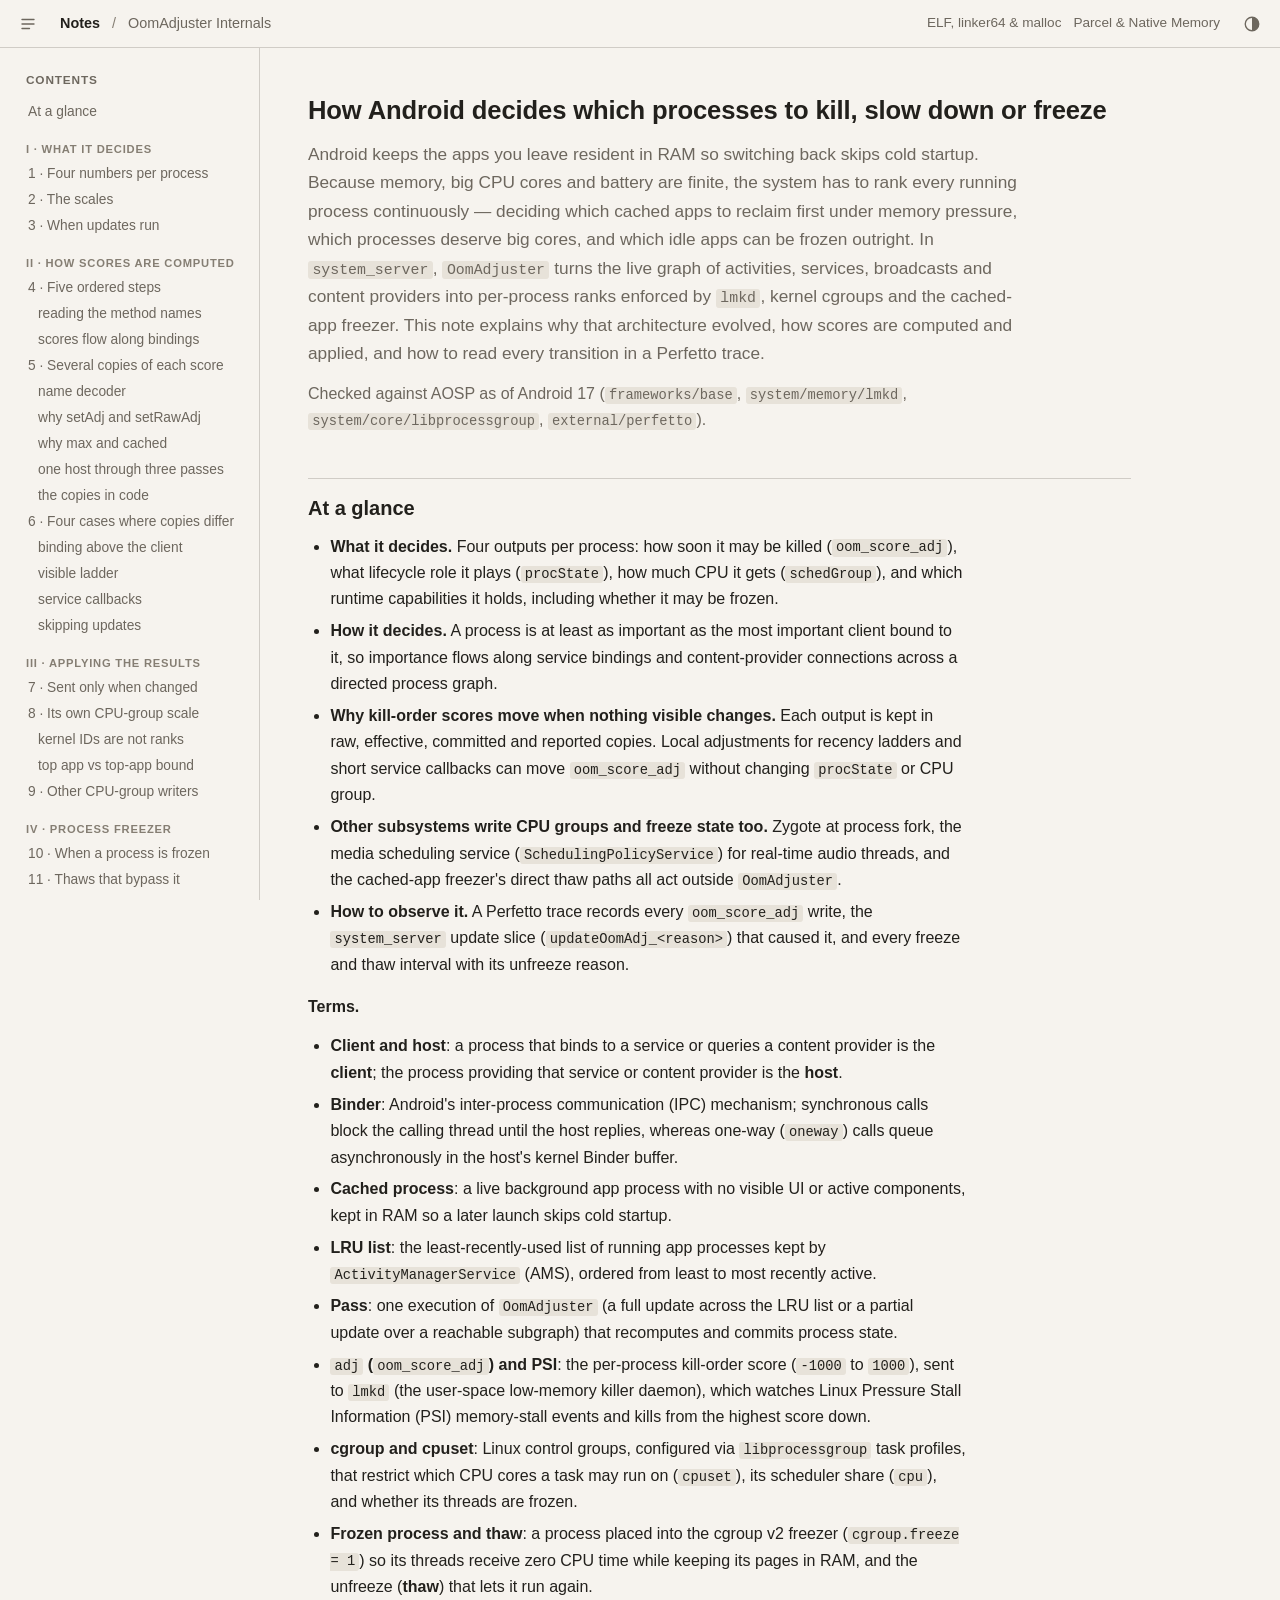
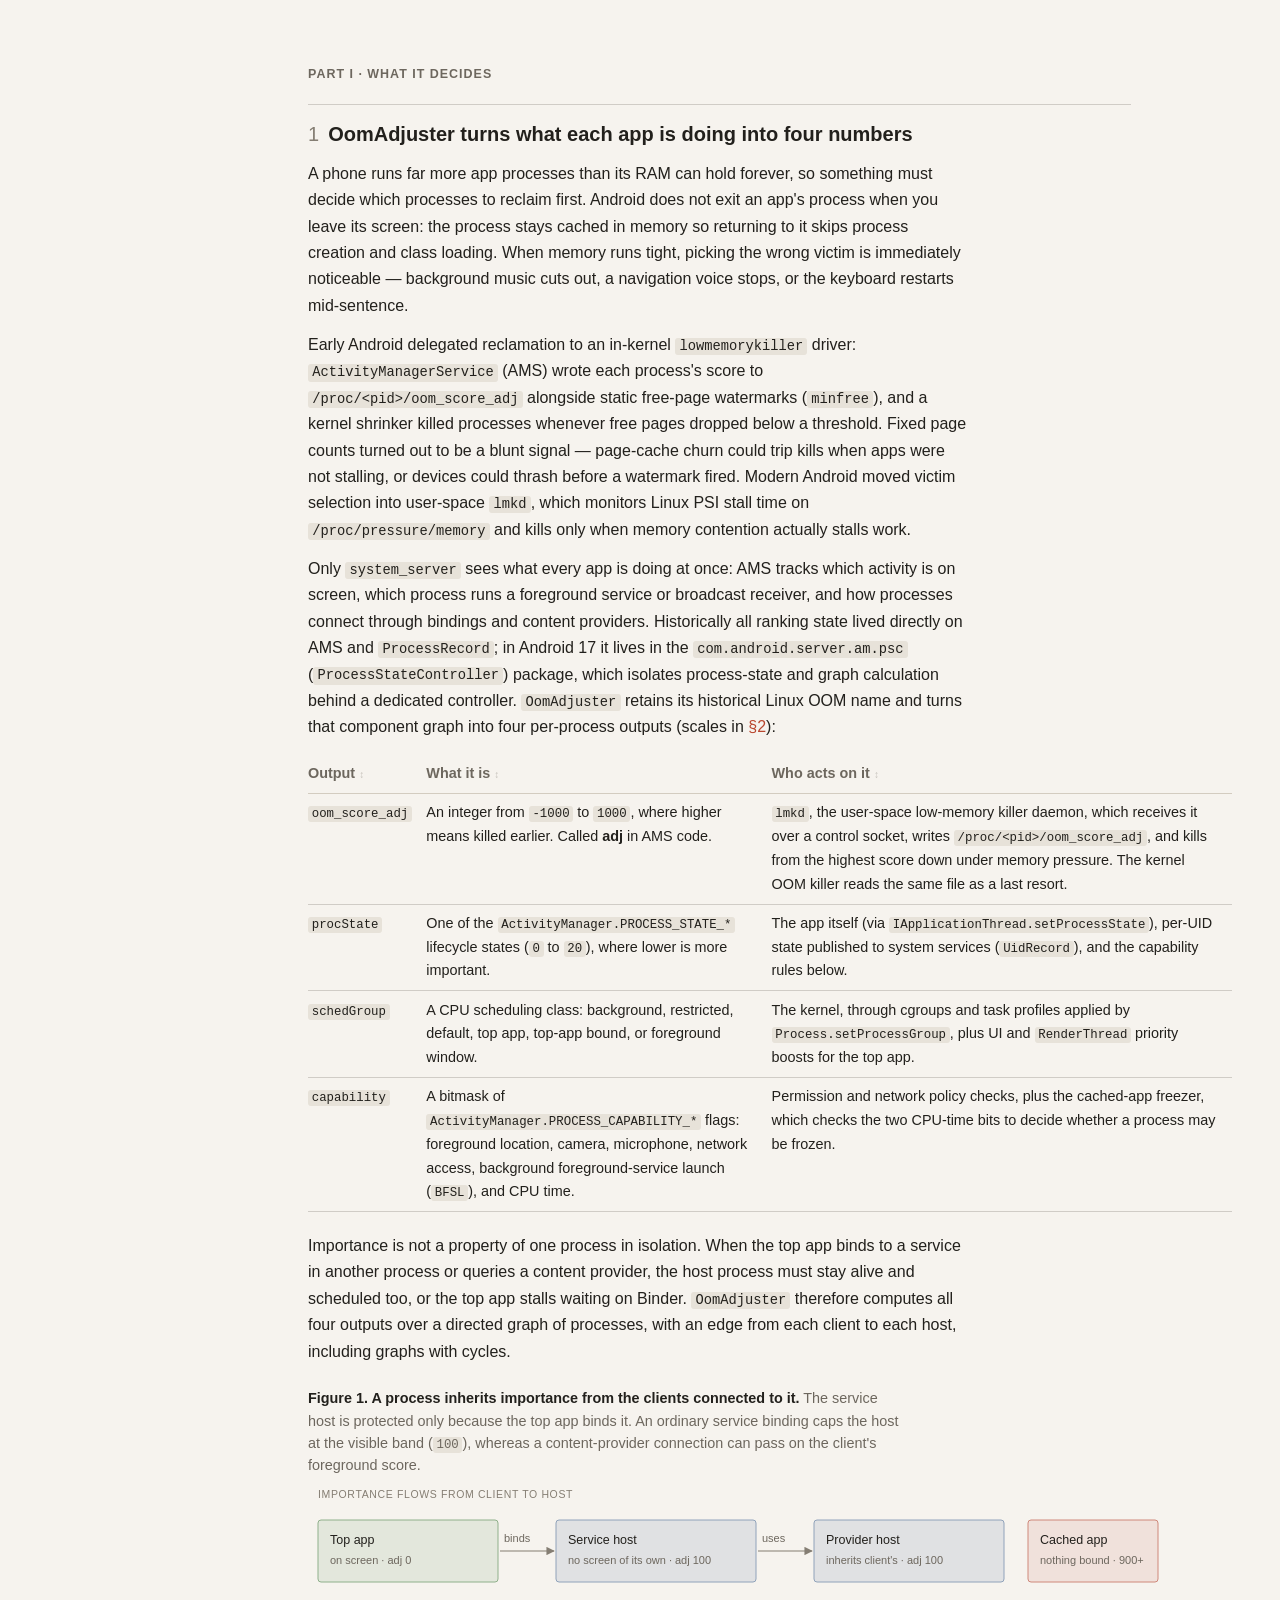
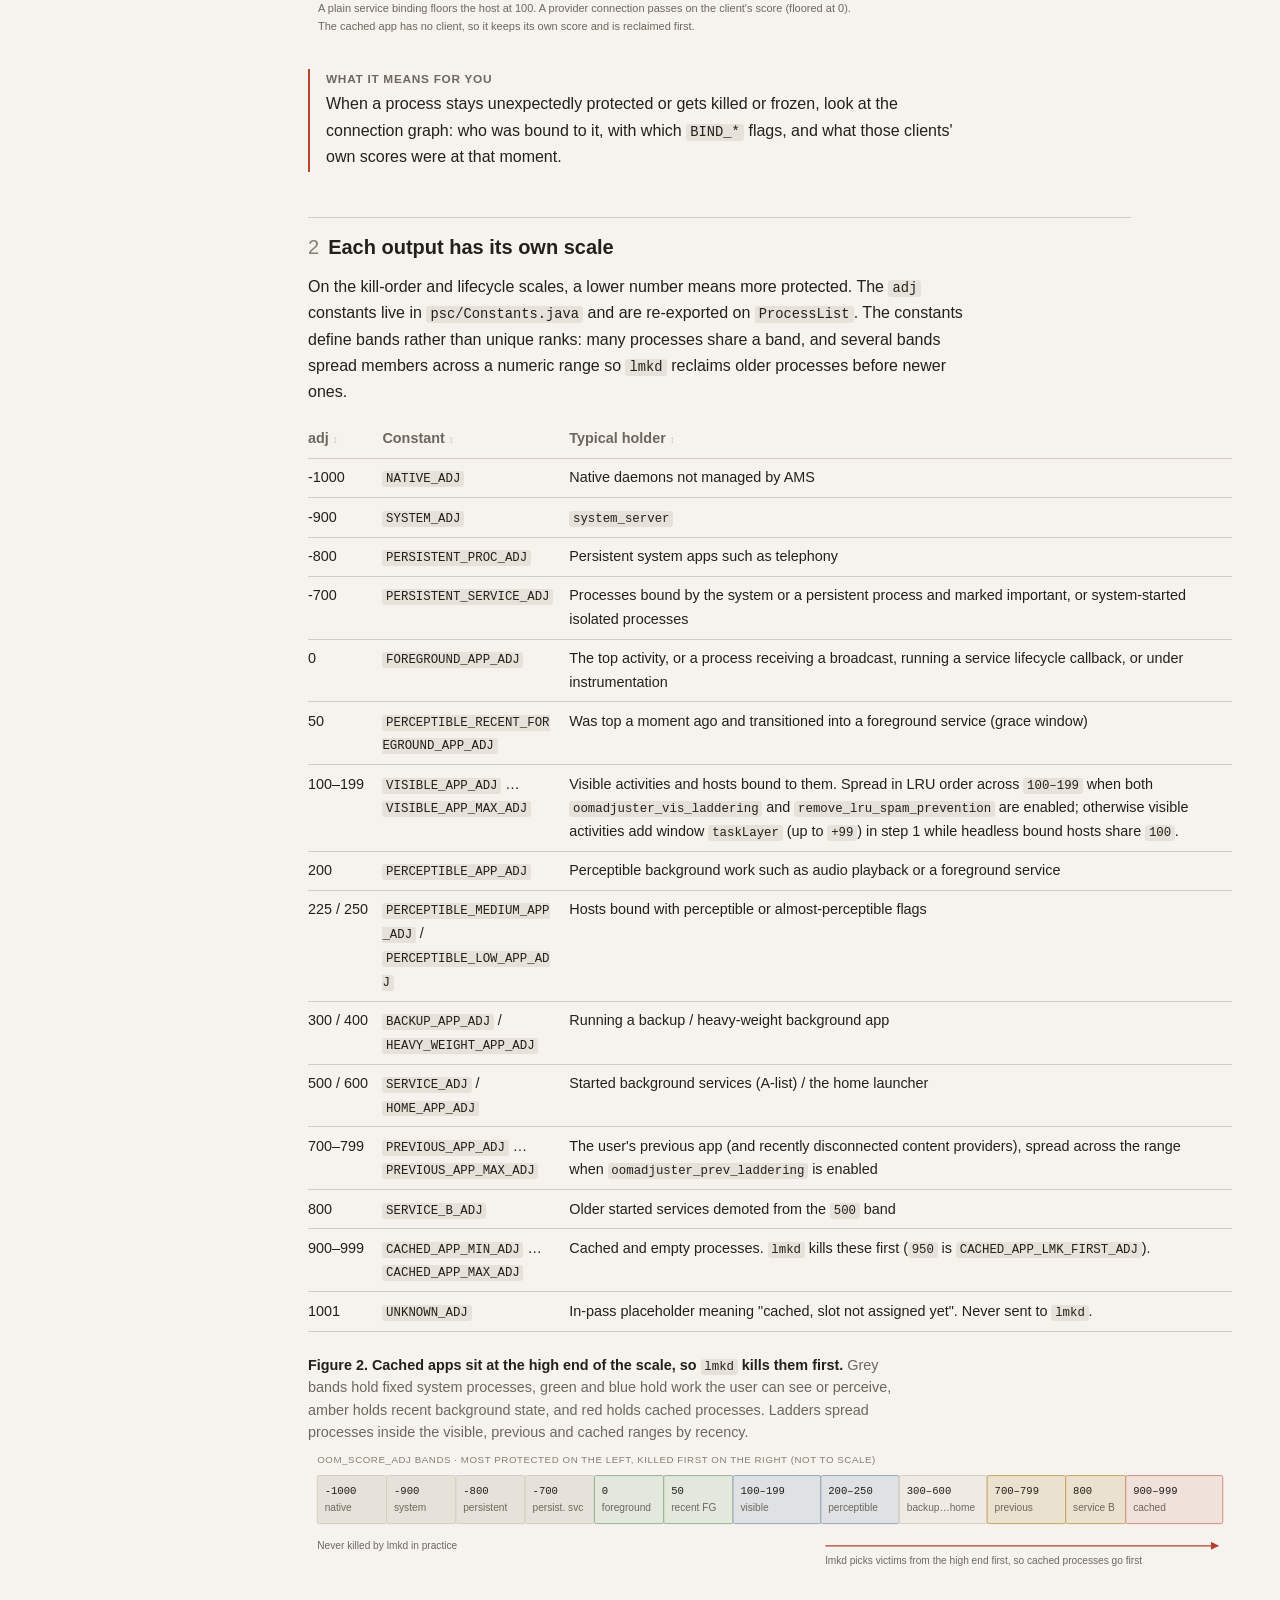
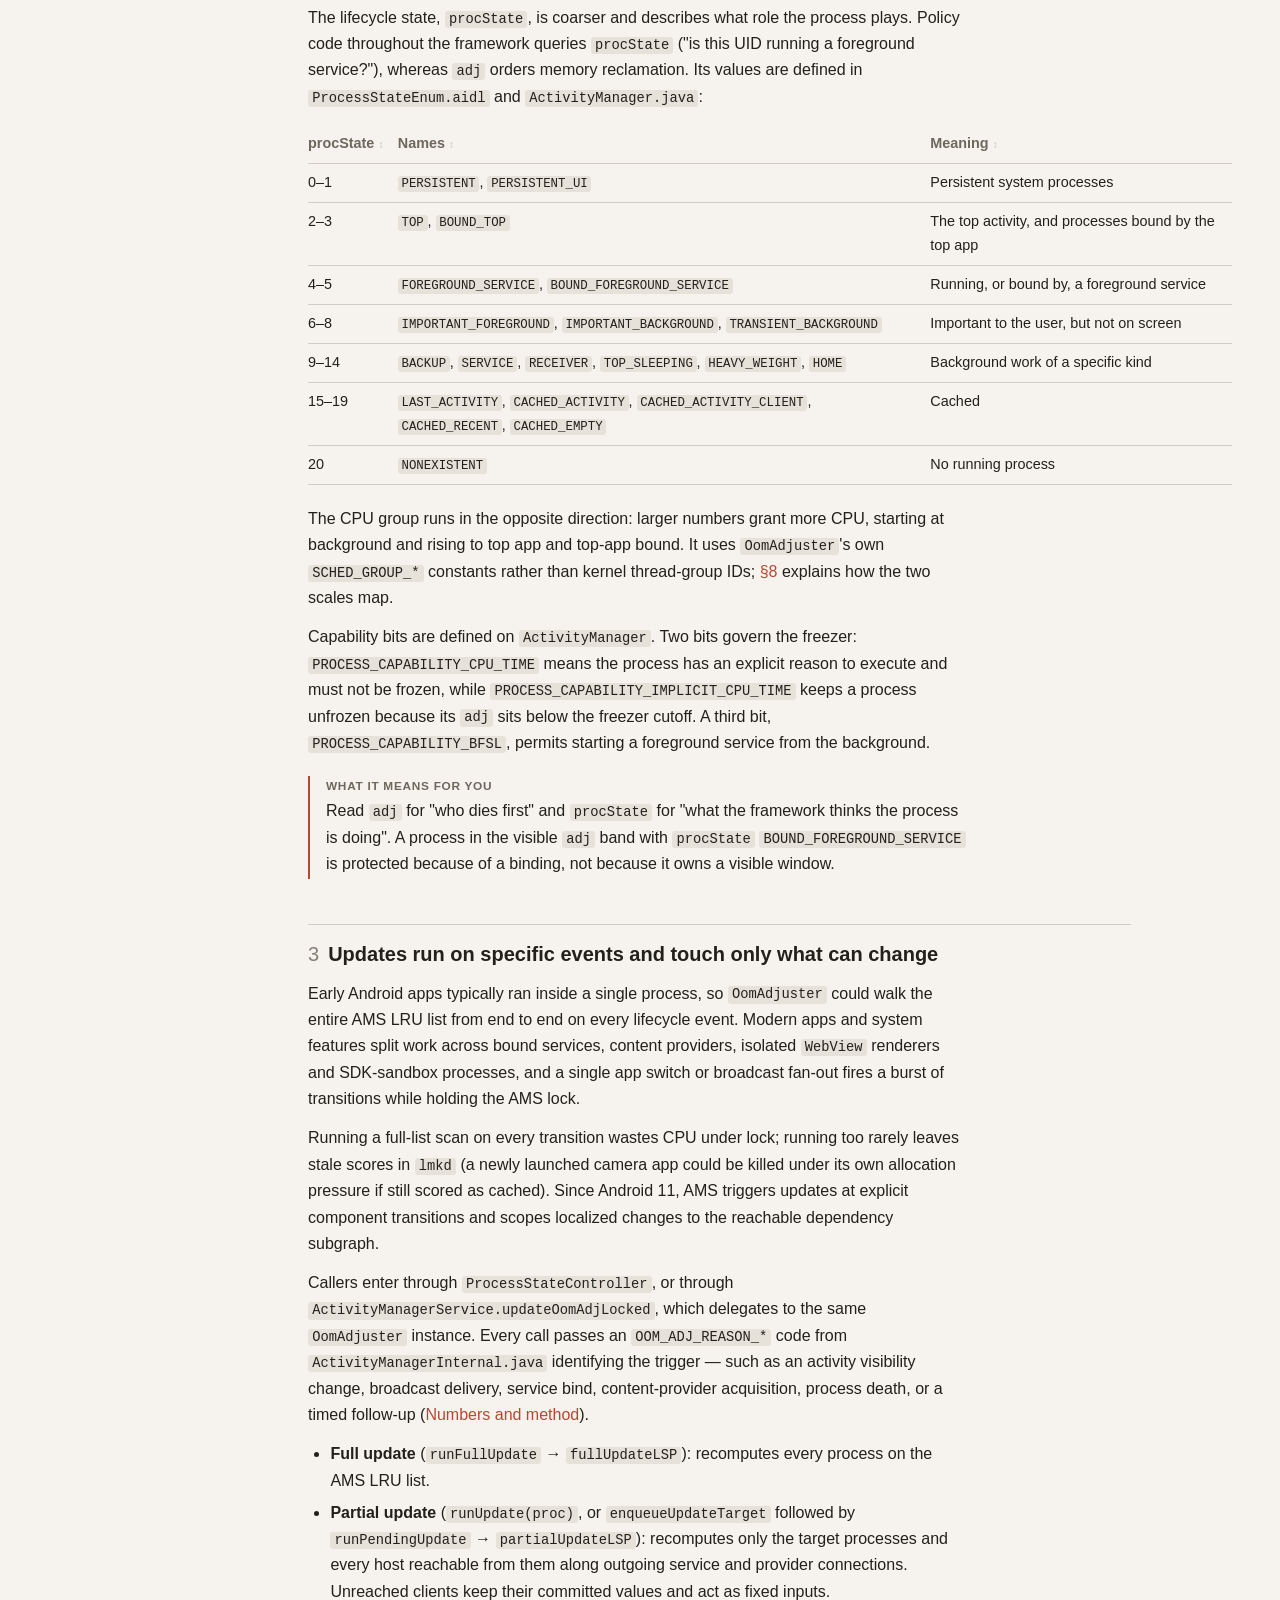
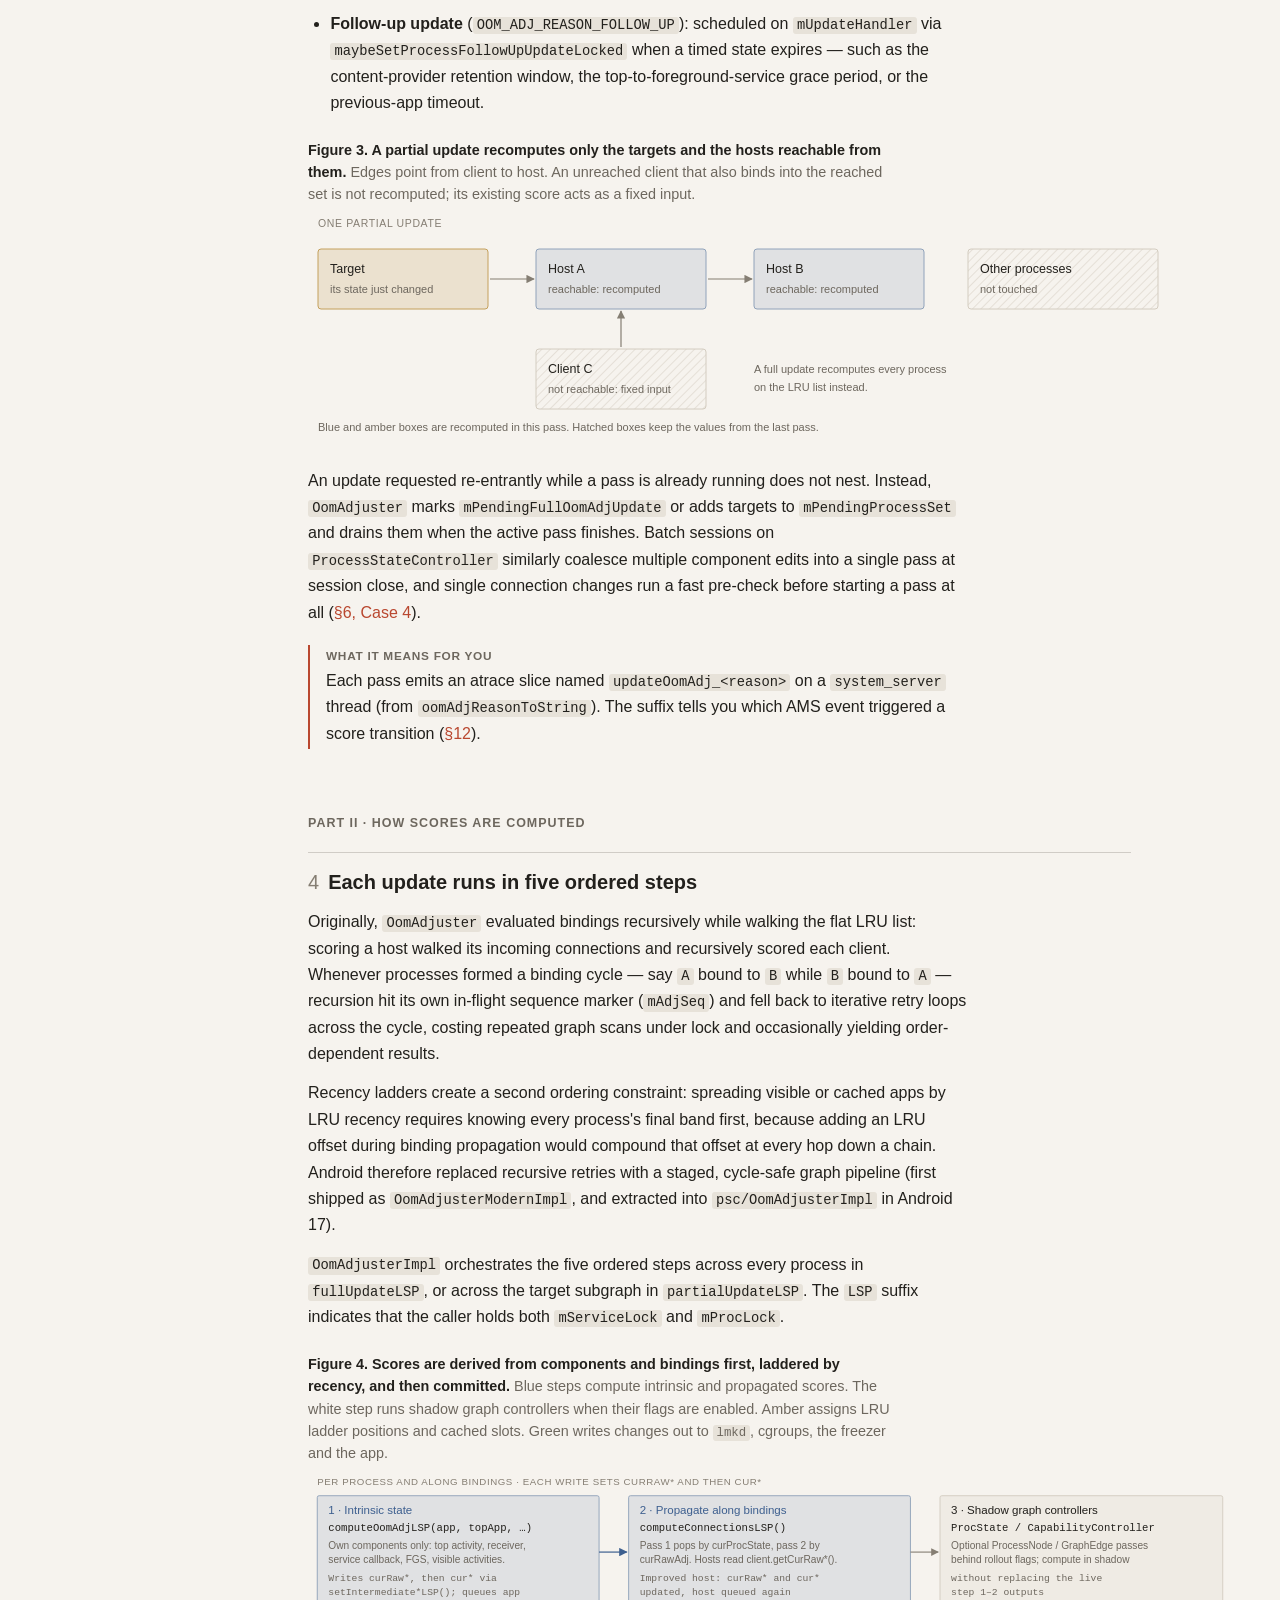
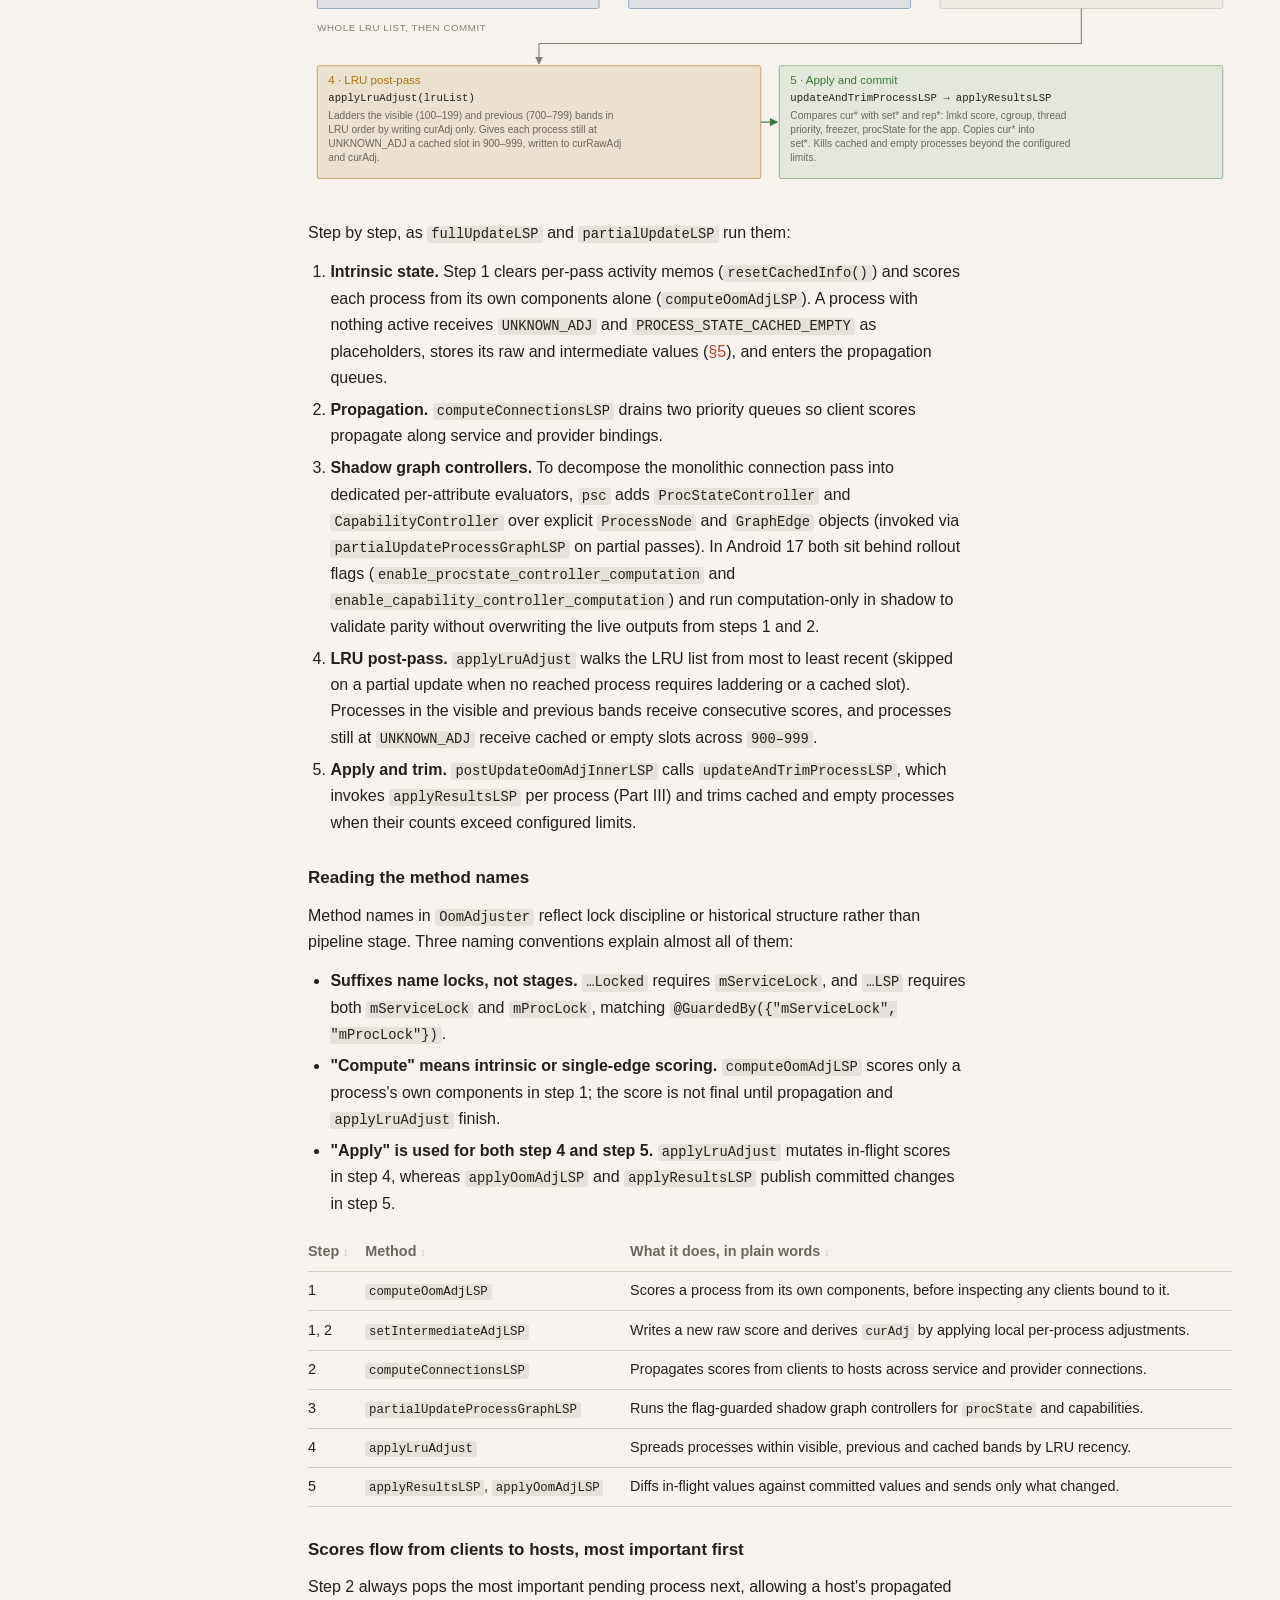
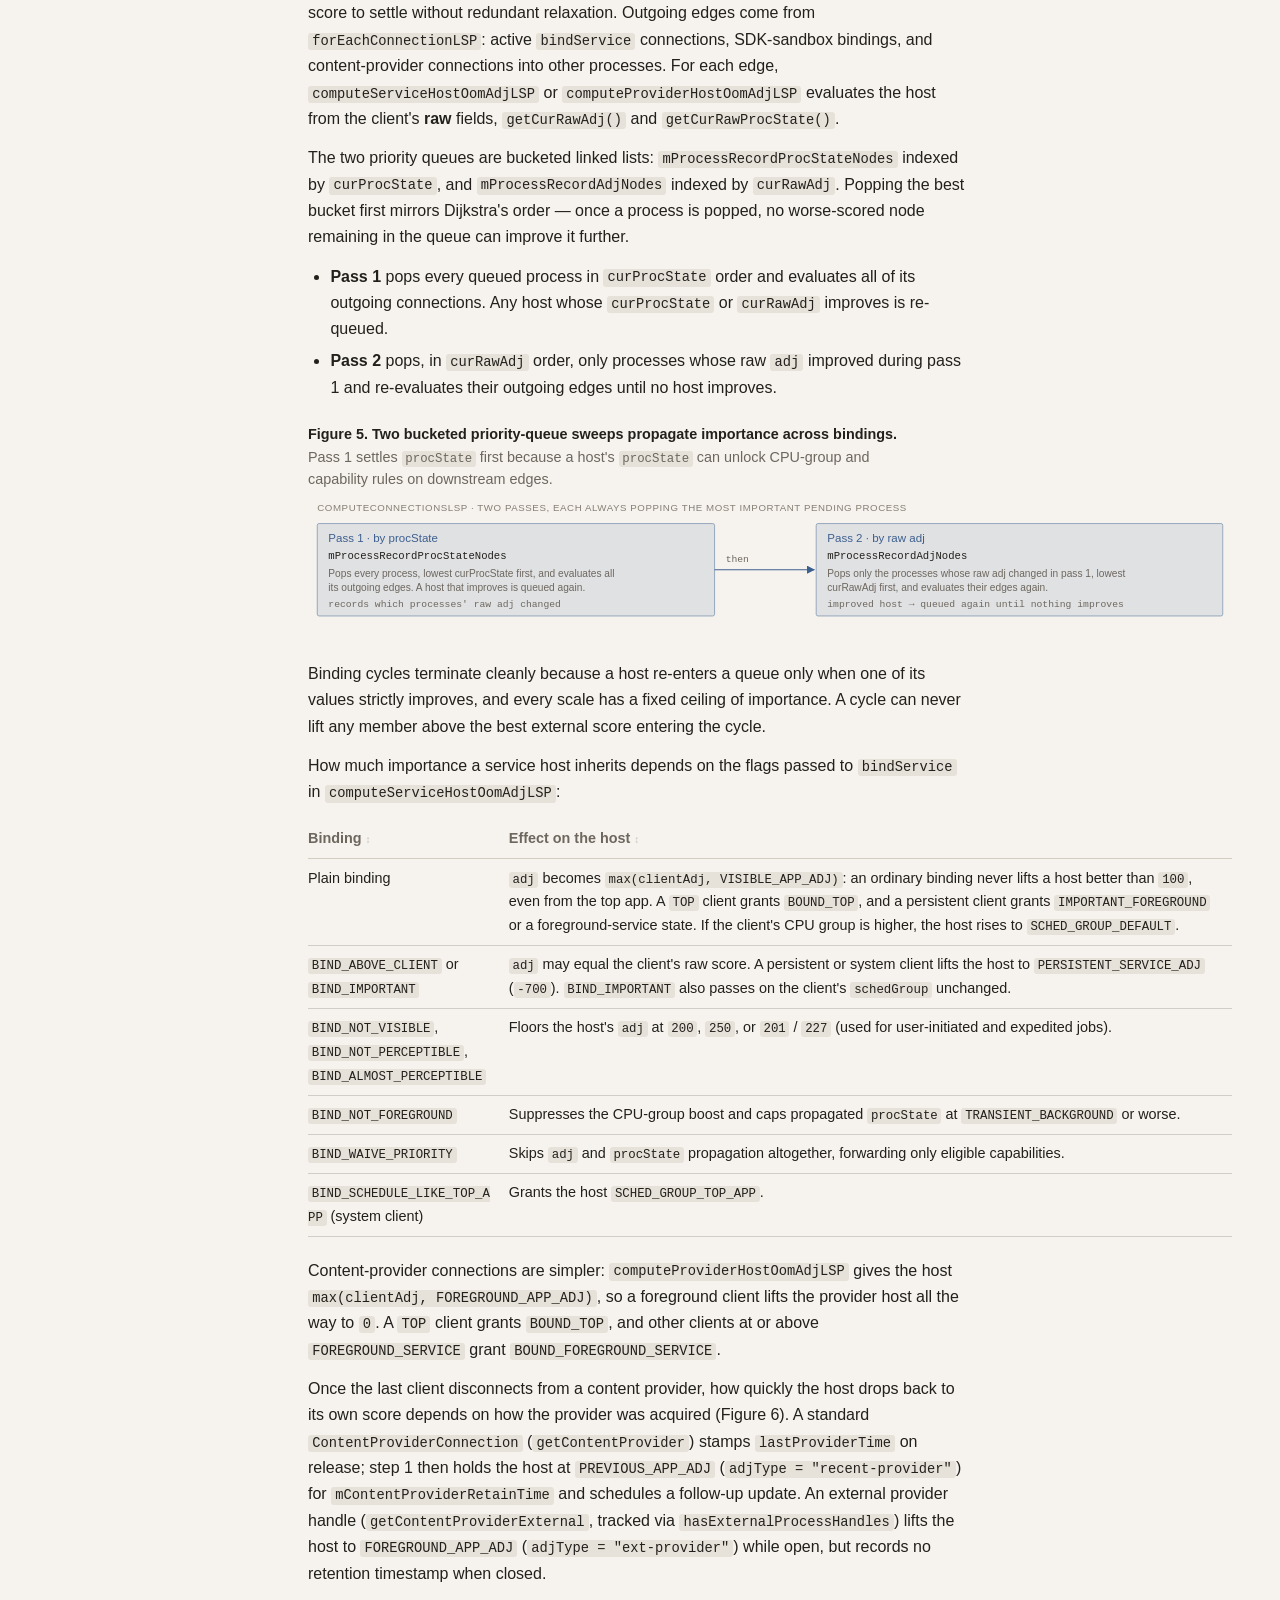
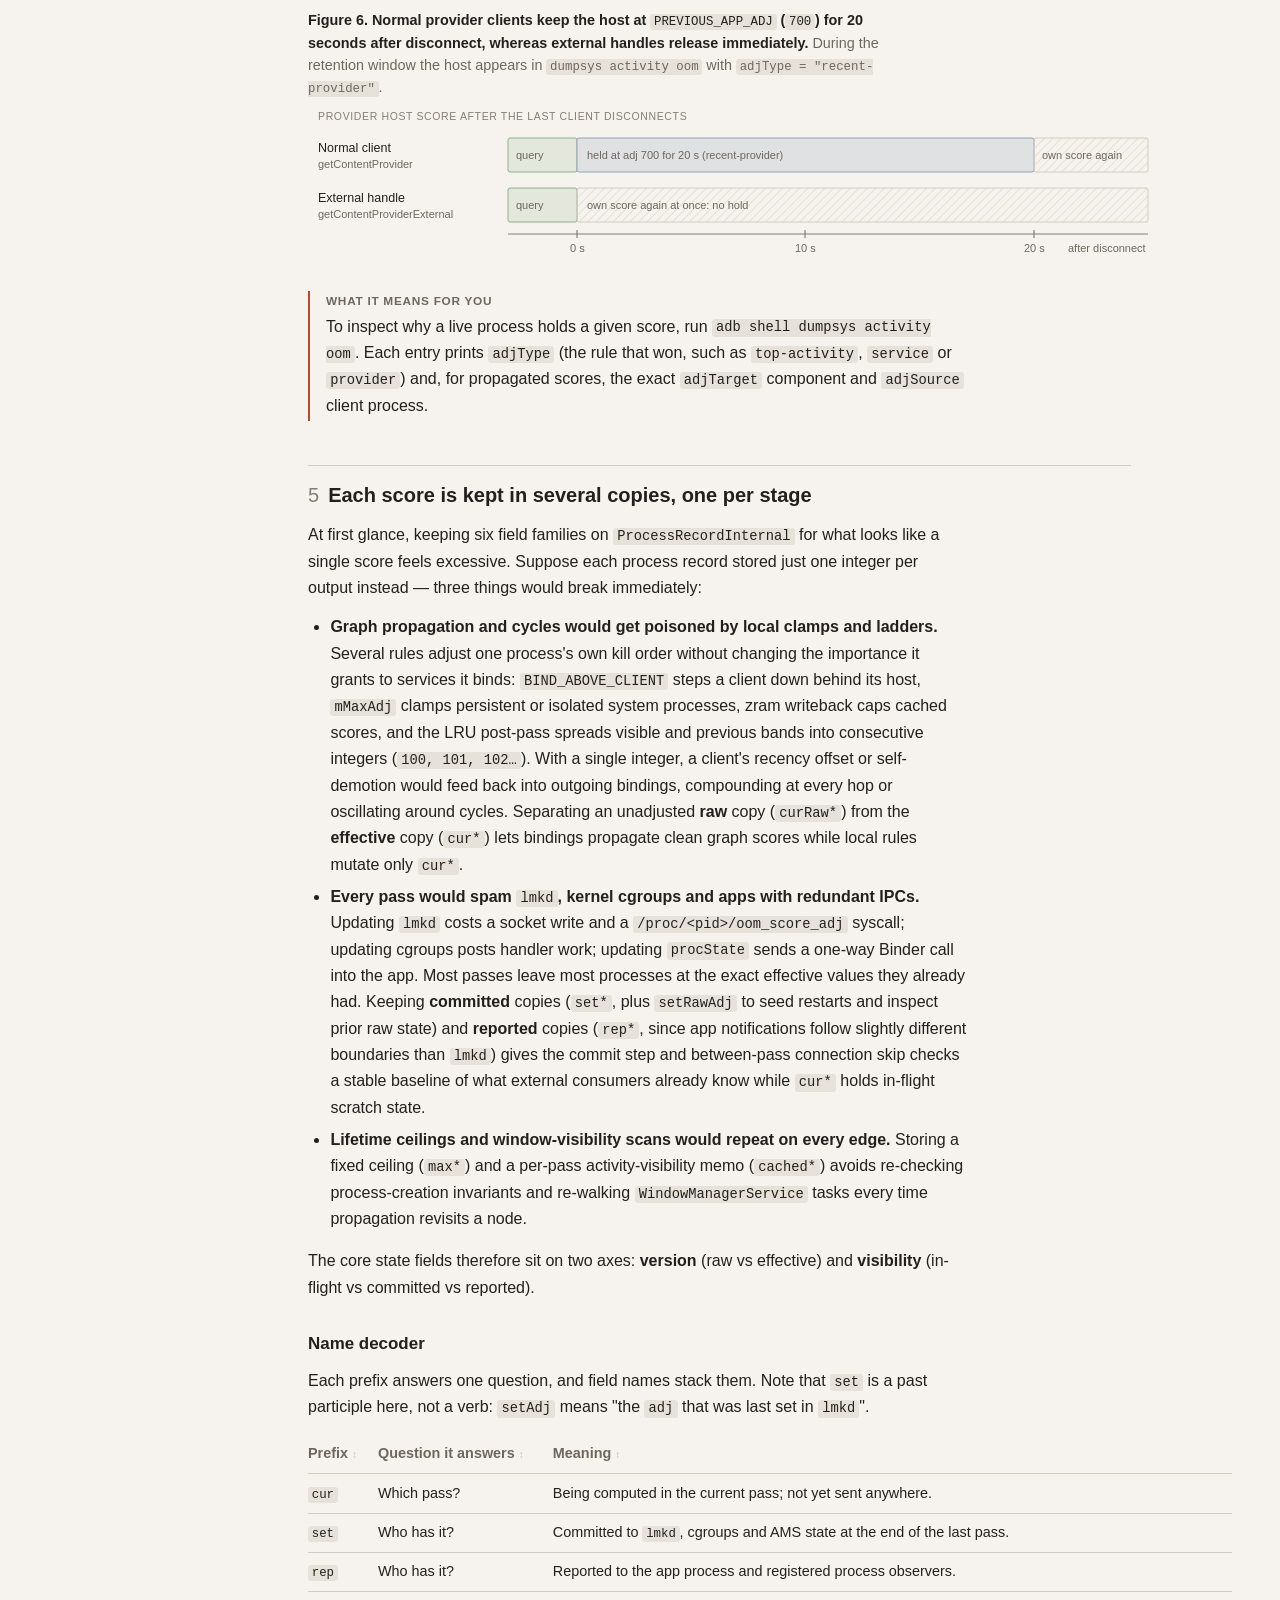
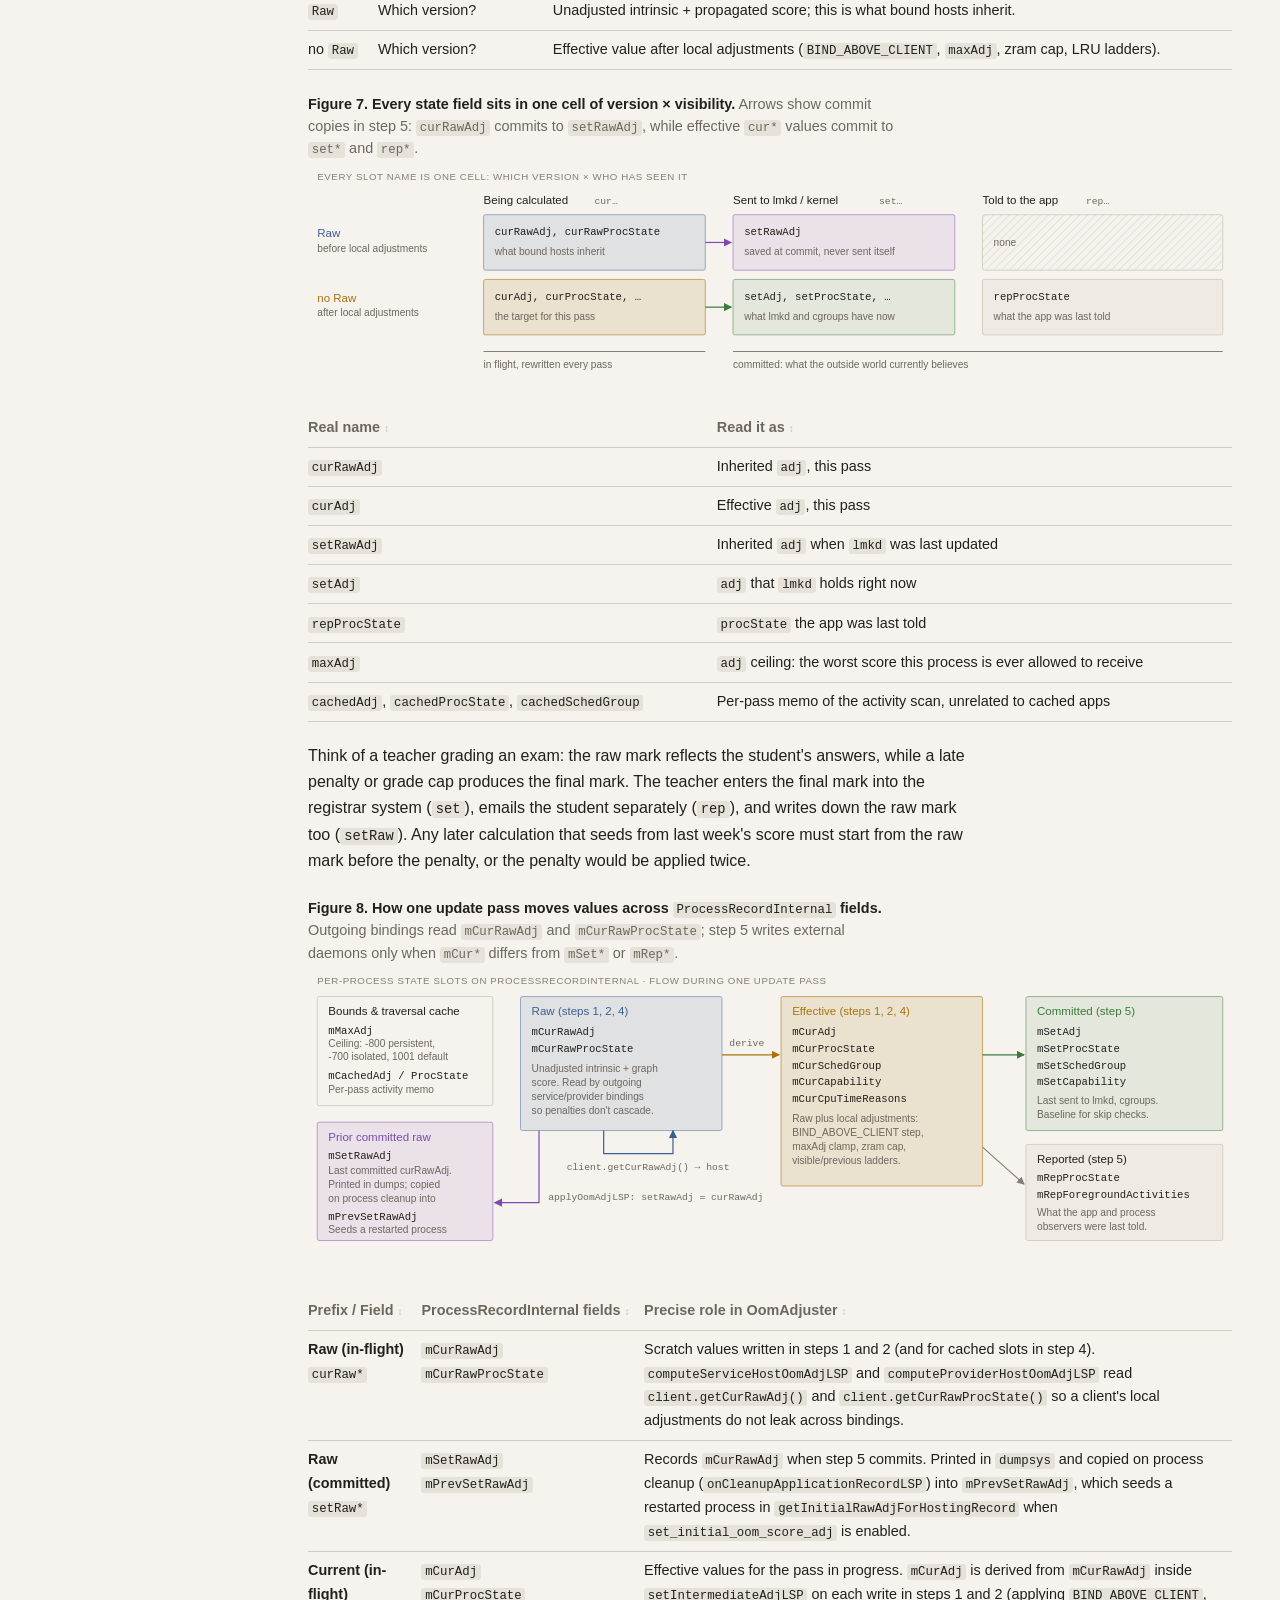
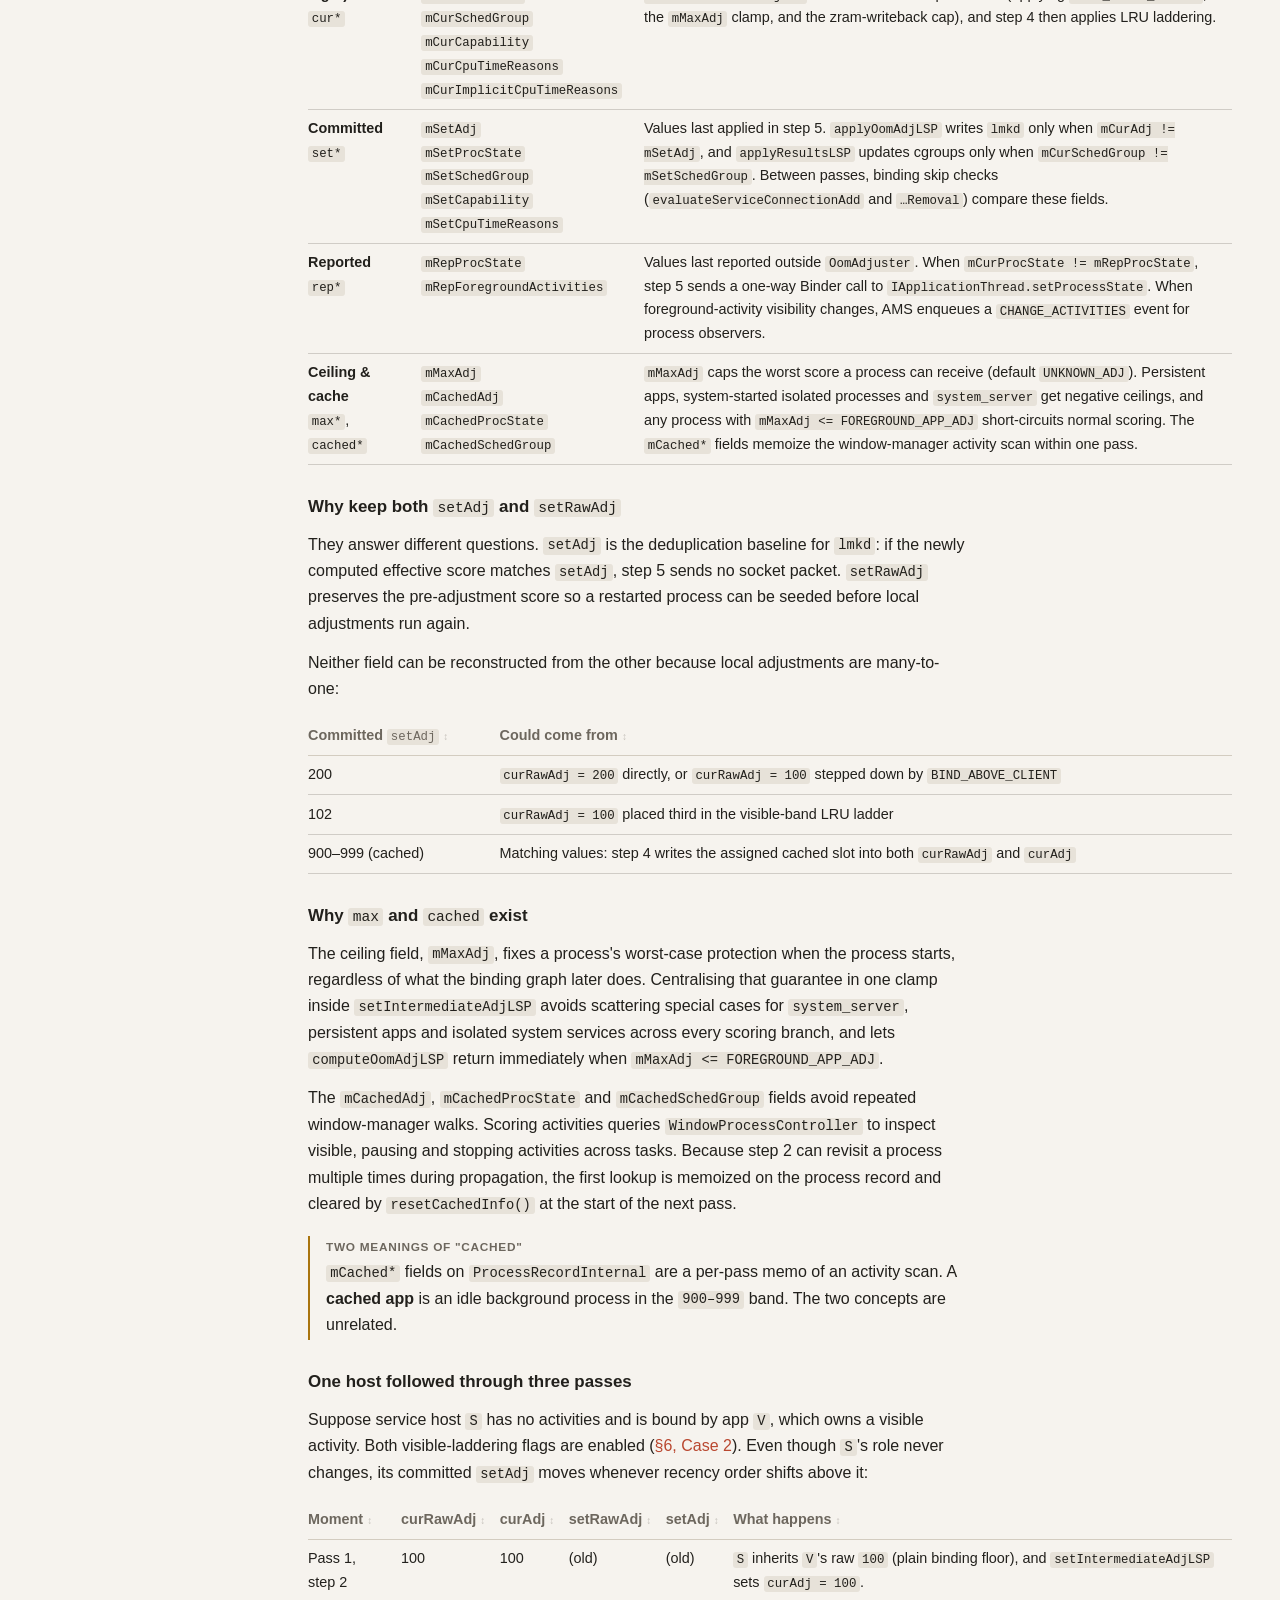
<file: oom_adjuster/index.html>
<!doctype html>
<html lang="en">
<head>
<meta charset="utf-8" />
<meta name="viewport" content="width=device-width, initial-scale=1" />
<title>How Android decides which processes to kill, slow down or freeze</title>
<meta name="theme-color" content="#f6f3ee" media="(prefers-color-scheme: light)" />
<meta name="theme-color" content="#171614" media="(prefers-color-scheme: dark)" />
<link rel="icon" href="../assets/icon.svg" type="image/svg+xml" />
<link rel="stylesheet" href="../assets/site.css" />
<script src="../assets/site.js"></script>
</head>
<body class="note">
<div class="progress" aria-hidden="true"><div class="progress-bar"></div></div>

<svg width="0" height="0" style="position:absolute">
  <defs>
    <marker id="ah"  viewBox="0 0 10 10" refX="9" refY="5" markerWidth="7" markerHeight="7" orient="auto-start-reverse"><path d="M0,0 L10,5 L0,10 z" class="mk"/></marker>
    <marker id="ahr" viewBox="0 0 10 10" refX="9" refY="5" markerWidth="7" markerHeight="7" orient="auto-start-reverse"><path d="M0,0 L10,5 L0,10 z" class="mkr"/></marker>
    <marker id="aha" viewBox="0 0 10 10" refX="9" refY="5" markerWidth="7" markerHeight="7" orient="auto-start-reverse"><path d="M0,0 L10,5 L0,10 z" class="mka"/></marker>
    <marker id="ahg" viewBox="0 0 10 10" refX="9" refY="5" markerWidth="7" markerHeight="7" orient="auto-start-reverse"><path d="M0,0 L10,5 L0,10 z" class="mkg"/></marker>
    <marker id="ahv" viewBox="0 0 10 10" refX="9" refY="5" markerWidth="7" markerHeight="7" orient="auto-start-reverse"><path d="M0,0 L10,5 L0,10 z" class="mkv"/></marker>
    <marker id="ahw" viewBox="0 0 10 10" refX="9" refY="5" markerWidth="7" markerHeight="7" orient="auto-start-reverse"><path d="M0,0 L10,5 L0,10 z" class="mkw"/></marker>
    <pattern id="hatch" width="6" height="6" patternUnits="userSpaceOnUse" patternTransform="rotate(45)"><line x1="0" y1="0" x2="0" y2="6" class="hatch-l"/></pattern>
    <pattern id="hatchr" width="6" height="6" patternUnits="userSpaceOnUse" patternTransform="rotate(45)"><line x1="0" y1="0" x2="0" y2="6" class="hatch-r"/></pattern>
  </defs>
</svg>

<header class="topbar">
  <button type="button" class="icon-btn" id="nav-btn" aria-controls="toc" aria-expanded="false" title="Contents"><svg viewBox="0 0 24 24" aria-hidden="true"><path d="M4 6h16M4 12h16M4 18h10"/></svg><span class="lbl">Contents</span></button>
  <a class="tb-home" href="../index.html">Notes</a>
  <span class="tb-sep" aria-hidden="true">/</span>
  <span class="tb-title" title="oom_score_adj · procState · sched groups · freezer · Perfetto">OomAdjuster Internals</span>
  <span class="tb-spacer"></span>
  <a class="tb-x" href="../native_memory_elf_malloc/index.html">ELF, linker64 &amp; malloc</a>
  <a class="tb-x" href="../parcel_native_memory/index.html">Parcel &amp; Native Memory</a>
  <button type="button" class="icon-btn" id="theme-btn" title="Theme" aria-label="Theme"></button>
</header>

<nav id="toc" aria-label="Contents">
  <div class="h">Contents</div>
  <a href="#glance">At a glance</a>
  <div class="ph">I · What it decides</div>
  <a href="#problem">1 · Four numbers per process</a>
  <a href="#scales">2 · The scales</a>
  <a href="#triggers">3 · When updates run</a>
  <div class="ph">II · How scores are computed</div>
  <a href="#pipeline">4 · Five ordered steps</a>
  <a href="#method-names" style="padding-left:18px">reading the method names</a>
  <a href="#propagation" style="padding-left:18px">scores flow along bindings</a>
  <a href="#state-matrix">5 · Several copies of each score</a>
  <a href="#name-decoder" style="padding-left:18px">name decoder</a>
  <a href="#why-two-set" style="padding-left:18px">why setAdj and setRawAdj</a>
  <a href="#why-max-cached" style="padding-left:18px">why max and cached</a>
  <a href="#walkthrough" style="padding-left:18px">one host through three passes</a>
  <a href="#stage-evolution" style="padding-left:18px">the copies in code</a>
  <a href="#divergences">6 · Four cases where copies differ</a>
  <a href="#div-bind-above" style="padding-left:18px">binding above the client</a>
  <a href="#div-vis-ladder" style="padding-left:18px">visible ladder</a>
  <a href="#div-exec-svc" style="padding-left:18px">service callbacks</a>
  <a href="#div-skip" style="padding-left:18px">skipping updates</a>
  <div class="ph">III · Applying the results</div>
  <a href="#apply">7 · Sent only when changed</a>
  <a href="#sched-vs-proc">8 · Its own CPU-group scale</a>
  <a href="#sched-ordering" style="padding-left:18px">kernel IDs are not ranks</a>
  <a href="#sched-top-bound" style="padding-left:18px">top app vs top-app bound</a>
  <a href="#sched-outside">9 · Other CPU-group writers</a>
  <div class="ph">IV · Process freezer</div>
  <a href="#freezer-inside">10 · When a process is frozen</a>
  <a href="#freezer-outside">11 · Thaws that bypass it</a>
  <div class="ph">V · Observing &amp; reference</div>
  <a href="#perfetto">12 · Seeing it in Perfetto</a>
  <a href="#cheatsheet">13 · Cheat sheet</a>
  <a href="#method">Numbers and method</a>
  <a href="#sources">Sources</a>
</nav>

<main id="top">
<h1>How Android decides which processes to kill, slow down or freeze</h1>
<p class="lead">Android keeps the apps you leave resident in RAM so switching back skips cold startup. Because memory, big CPU cores
and battery are finite, the system has to rank every running process continuously — deciding which cached apps to reclaim first under
memory pressure, which processes deserve big cores, and which idle apps can be frozen outright. In <code>system_server</code>,
<code>OomAdjuster</code> turns the live graph of activities, services, broadcasts and content providers into per-process ranks enforced
by <code>lmkd</code>, kernel cgroups and the cached-app freezer. This note explains why that architecture evolved, how scores are computed
and applied, and how to read every transition in a Perfetto trace.</p>
<p class="m">Checked against AOSP as of Android 17 (<code>frameworks/base</code>, <code>system/memory/lmkd</code>, <code>system/core/libprocessgroup</code>, <code>external/perfetto</code>).</p>

<h2 id="glance">At a glance</h2>
<ul>
  <li><b>What it decides.</b> Four outputs per process: how soon it may be killed (<code>oom_score_adj</code>), what lifecycle role it plays (<code>procState</code>), how much CPU it gets (<code>schedGroup</code>), and which runtime capabilities it holds, including whether it may be frozen.</li>
  <li><b>How it decides.</b> A process is at least as important as the most important client bound to it, so importance flows along service bindings and content-provider connections across a directed process graph.</li>
  <li><b>Why kill-order scores move when nothing visible changes.</b> Each output is kept in raw, effective, committed and reported copies. Local adjustments for recency ladders and short service callbacks can move <code>oom_score_adj</code> without changing <code>procState</code> or CPU group.</li>
  <li><b>Other subsystems write CPU groups and freeze state too.</b> Zygote at process fork, the media scheduling service (<code>SchedulingPolicyService</code>) for real-time audio threads, and the cached-app freezer's direct thaw paths all act outside <code>OomAdjuster</code>.</li>
  <li><b>How to observe it.</b> A Perfetto trace records every <code>oom_score_adj</code> write, the <code>system_server</code> update slice (<code>updateOomAdj_&lt;reason&gt;</code>) that caused it, and every freeze and thaw interval with its unfreeze reason.</li>
</ul>

<p><b>Terms.</b></p>
<ul>
  <li><b>Client and host</b>: a process that binds to a service or queries a content provider is the <b>client</b>; the process providing that service or content provider is the <b>host</b>.</li>
  <li><b>Binder</b>: Android's inter-process communication (IPC) mechanism; synchronous calls block the calling thread until the host replies, whereas one-way (<code>oneway</code>) calls queue asynchronously in the host's kernel Binder buffer.</li>
  <li><b>Cached process</b>: a live background app process with no visible UI or active components, kept in RAM so a later launch skips cold startup.</li>
  <li><b>LRU list</b>: the least-recently-used list of running app processes kept by <code>ActivityManagerService</code> (AMS), ordered from least to most recently active.</li>
  <li><b>Pass</b>: one execution of <code>OomAdjuster</code> (a full update across the LRU list or a partial update over a reachable subgraph) that recomputes and commits process state.</li>
  <li><b><code>adj</code> (<code>oom_score_adj</code>) and PSI</b>: the per-process kill-order score (<code>-1000</code> to <code>1000</code>), sent to <code>lmkd</code> (the user-space low-memory killer daemon), which watches Linux Pressure Stall Information (PSI) memory-stall events and kills from the highest score down.</li>
  <li><b>cgroup and cpuset</b>: Linux control groups, configured via <code>libprocessgroup</code> task profiles, that restrict which CPU cores a task may run on (<code>cpuset</code>), its scheduler share (<code>cpu</code>), and whether its threads are frozen.</li>
  <li><b>Frozen process and thaw</b>: a process placed into the cgroup v2 freezer (<code>cgroup.freeze = 1</code>) so its threads receive zero CPU time while keeping its pages in RAM, and the unfreeze (<b>thaw</b>) that lets it run again.</li>
</ul>

<div class="part">Part I · What it decides</div>

<h2 id="problem"><span class="n">1</span>OomAdjuster turns what each app is doing into four numbers</h2>
<p>A phone runs far more app processes than its RAM can hold forever, so something must decide which processes to reclaim first.
Android does not exit an app's process when you leave its screen: the process stays cached in memory so returning to it skips process
creation and class loading. When memory runs tight, picking the wrong victim is immediately noticeable — background music cuts out,
a navigation voice stops, or the keyboard restarts mid-sentence.</p>
<p>Early Android delegated reclamation to an in-kernel <code>lowmemorykiller</code> driver: <code>ActivityManagerService</code> (AMS)
wrote each process's score to <code>/proc/&lt;pid&gt;/oom_score_adj</code> alongside static free-page watermarks (<code>minfree</code>),
and a kernel shrinker killed processes whenever free pages dropped below a threshold. Fixed page counts turned out to be a blunt signal —
page-cache churn could trip kills when apps were not stalling, or devices could thrash before a watermark fired. Modern Android moved
victim selection into user-space <code>lmkd</code>, which monitors Linux PSI stall time on <code>/proc/pressure/memory</code> and kills
only when memory contention actually stalls work.</p>
<p>Only <code>system_server</code> sees what every app is doing at once: AMS tracks which activity is on screen, which process runs a
foreground service or broadcast receiver, and how processes connect through bindings and content providers. Historically all ranking state
lived directly on AMS and <code>ProcessRecord</code>; in Android 17 it lives in the <code>com.android.server.am.psc</code>
(<code>ProcessStateController</code>) package, which isolates process-state and graph calculation behind a dedicated controller.
<code>OomAdjuster</code> retains its historical Linux OOM name and turns that component graph into four per-process outputs
(scales in <a href="#scales">§2</a>):</p>
<table>
  <thead><tr><th>Output</th><th>What it is</th><th>Who acts on it</th></tr></thead>
  <tbody>
    <tr><td style="white-space:nowrap"><code>oom_score_adj</code></td><td>An integer from <code>-1000</code> to <code>1000</code>, where higher means killed earlier. Called <b>adj</b> in AMS code.</td><td><code>lmkd</code>, the user-space low-memory killer daemon, which receives it over a control socket, writes <code>/proc/&lt;pid&gt;/oom_score_adj</code>, and kills from the highest score down under memory pressure. The kernel OOM killer reads the same file as a last resort.</td></tr>
    <tr><td style="white-space:nowrap"><code>procState</code></td><td>One of the <code>ActivityManager.PROCESS_STATE_*</code> lifecycle states (<code>0</code> to <code>20</code>), where lower is more important.</td><td>The app itself (via <code>IApplicationThread.setProcessState</code>), per-UID state published to system services (<code>UidRecord</code>), and the capability rules below.</td></tr>
    <tr><td style="white-space:nowrap"><code>schedGroup</code></td><td>A CPU scheduling class: background, restricted, default, top app, top-app bound, or foreground window.</td><td>The kernel, through cgroups and task profiles applied by <code>Process.setProcessGroup</code>, plus UI and <code>RenderThread</code> priority boosts for the top app.</td></tr>
    <tr><td style="white-space:nowrap"><code>capability</code></td><td>A bitmask of <code>ActivityManager.PROCESS_CAPABILITY_*</code> flags: foreground location, camera, microphone, network access, background foreground-service launch (<code>BFSL</code>), and CPU time.</td><td>Permission and network policy checks, plus the cached-app freezer, which checks the two CPU-time bits to decide whether a process may be frozen.</td></tr>
  </tbody>
</table>
<p>Importance is not a property of one process in isolation. When the top app binds to a service in another process or queries a content provider,
the host process must stay alive and scheduled too, or the top app stalls waiting on Binder. <code>OomAdjuster</code> therefore computes all four
outputs over a directed graph of processes, with an edge from each client to each host, including graphs with cycles.</p>
<figure>
<figcaption><b>Figure 1. A process inherits importance from the clients connected to it.</b> The service host is protected only because
the top app binds it. An ordinary service binding caps the host at the visible band (<code>100</code>), whereas a content-provider connection can pass on the client's foreground score.</figcaption>
<svg xmlns="http://www.w3.org/2000/svg" style="max-width:860px" viewBox="0 0 860 160" role="img" aria-label="Top app binds a service host, which uses a provider host; an unbound cached app is ranked last">
  <text x="10" y="18" class="th">importance flows from client to host</text>
  <rect x="10" y="40" width="180" height="62" rx="3" class="bg"/>
  <text x="22" y="64" class="tb">Top app</text>
  <text x="22" y="84" class="ts">on screen · adj 0</text>
  <line x1="192" y1="71" x2="246" y2="71" class="ln" marker-end="url(#ah)"/>
  <text x="196" y="62" class="ts">binds</text>
  <rect x="248" y="40" width="200" height="62" rx="3" class="ba"/>
  <text x="260" y="64" class="tb">Service host</text>
  <text x="260" y="84" class="ts">no screen of its own · adj 100</text>
  <line x1="450" y1="71" x2="504" y2="71" class="ln" marker-end="url(#ah)"/>
  <text x="454" y="62" class="ts">uses</text>
  <rect x="506" y="40" width="190" height="62" rx="3" class="ba"/>
  <text x="518" y="64" class="tb">Provider host</text>
  <text x="518" y="84" class="ts">inherits client's · adj 100</text>
  <rect x="720" y="40" width="130" height="62" rx="3" class="br"/>
  <text x="732" y="64" class="tb">Cached app</text>
  <text x="732" y="84" class="ts">nothing bound · 900+</text>
  <text x="10" y="132" class="ts">A plain service binding floors the host at 100. A provider connection passes on the client's score (floored at 0).</text>
  <text x="10" y="150" class="ts">The cached app has no client, so it keeps its own score and is reclaimed first.</text>
</svg>
</figure>
<blockquote class="key"><span class="lbl">What it means for you</span>
When a process stays unexpectedly protected or gets killed or frozen, look at the connection graph: who was bound to it, with which
<code>BIND_*</code> flags, and what those clients' own scores were at that moment.
</blockquote>

<h2 id="scales"><span class="n">2</span>Each output has its own scale</h2>
<p>On the kill-order and lifecycle scales, a lower number means more protected. The <code>adj</code> constants live in
<code>psc/Constants.java</code> and are re-exported on <code>ProcessList</code>. The constants define bands rather than unique ranks:
many processes share a band, and several bands spread members across a numeric range so <code>lmkd</code> reclaims older processes before newer ones.</p>
<table>
  <thead><tr><th>adj</th><th>Constant</th><th>Typical holder</th></tr></thead>
  <tbody>
    <tr><td>-1000</td><td><code>NATIVE_ADJ</code></td><td>Native daemons not managed by AMS</td></tr>
    <tr><td>-900</td><td><code>SYSTEM_ADJ</code></td><td><code>system_server</code></td></tr>
    <tr><td>-800</td><td><code>PERSISTENT_PROC_ADJ</code></td><td>Persistent system apps such as telephony</td></tr>
    <tr><td>-700</td><td><code>PERSISTENT_SERVICE_ADJ</code></td><td>Processes bound by the system or a persistent process and marked important, or system-started isolated processes</td></tr>
    <tr><td>0</td><td><code>FOREGROUND_APP_ADJ</code></td><td>The top activity, or a process receiving a broadcast, running a service lifecycle callback, or under instrumentation</td></tr>
    <tr><td>50</td><td><code>PERCEPTIBLE_RECENT_FOREGROUND_APP_ADJ</code></td><td>Was top a moment ago and transitioned into a foreground service (grace window)</td></tr>
    <tr><td style="white-space:nowrap">100–199</td><td><code>VISIBLE_APP_ADJ</code> … <code>VISIBLE_APP_MAX_ADJ</code></td><td>Visible activities and hosts bound to them. Spread in LRU order across <code>100–199</code> when both <code>oomadjuster_vis_laddering</code> and <code>remove_lru_spam_prevention</code> are enabled; otherwise visible activities add window <code>taskLayer</code> (up to <code>+99</code>) in step 1 while headless bound hosts share <code>100</code>.</td></tr>
    <tr><td>200</td><td><code>PERCEPTIBLE_APP_ADJ</code></td><td>Perceptible background work such as audio playback or a foreground service</td></tr>
    <tr><td style="white-space:nowrap">225 / 250</td><td><code>PERCEPTIBLE_MEDIUM_APP_ADJ</code> / <code>PERCEPTIBLE_LOW_APP_ADJ</code></td><td>Hosts bound with perceptible or almost-perceptible flags</td></tr>
    <tr><td style="white-space:nowrap">300 / 400</td><td><code>BACKUP_APP_ADJ</code> / <code>HEAVY_WEIGHT_APP_ADJ</code></td><td>Running a backup / heavy-weight background app</td></tr>
    <tr><td style="white-space:nowrap">500 / 600</td><td><code>SERVICE_ADJ</code> / <code>HOME_APP_ADJ</code></td><td>Started background services (A-list) / the home launcher</td></tr>
    <tr><td style="white-space:nowrap">700–799</td><td><code>PREVIOUS_APP_ADJ</code> … <code>PREVIOUS_APP_MAX_ADJ</code></td><td>The user's previous app (and recently disconnected content providers), spread across the range when <code>oomadjuster_prev_laddering</code> is enabled</td></tr>
    <tr><td>800</td><td><code>SERVICE_B_ADJ</code></td><td>Older started services demoted from the <code>500</code> band</td></tr>
    <tr><td style="white-space:nowrap">900–999</td><td><code>CACHED_APP_MIN_ADJ</code> … <code>CACHED_APP_MAX_ADJ</code></td><td>Cached and empty processes. <code>lmkd</code> kills these first (<code>950</code> is <code>CACHED_APP_LMK_FIRST_ADJ</code>).</td></tr>
    <tr><td>1001</td><td><code>UNKNOWN_ADJ</code></td><td>In-pass placeholder meaning "cached, slot not assigned yet". Never sent to <code>lmkd</code>.</td></tr>
  </tbody>
</table>
<figure>
<figcaption><b>Figure 2. Cached apps sit at the high end of the scale, so <code>lmkd</code> kills them first.</b> Grey bands hold fixed system
processes, green and blue hold work the user can see or perceive, amber holds recent background state, and red holds cached processes.
Ladders spread processes inside the visible, previous and cached ranges by recency.</figcaption>
<svg viewBox="0 0 1000 140" role="img" aria-label="The oom_score_adj bands from most protected to killed first">
  <text x="10" y="18" class="th">oom_score_adj bands · most protected on the left, killed first on the right (not to scale)</text>
  <rect x="10"  y="32" width="75"  height="52" rx="2" class="b2"/><text x="18"  y="52" class="tm">-1000</text><text x="18"  y="70" class="ts">native</text>
  <rect x="85"  y="32" width="75"  height="52" rx="2" class="b2"/><text x="93"  y="52" class="tm">-900</text><text x="93"  y="70" class="ts">system</text>
  <rect x="160" y="32" width="75"  height="52" rx="2" class="b2"/><text x="168" y="52" class="tm">-800</text><text x="168" y="70" class="ts">persistent</text>
  <rect x="235" y="32" width="75"  height="52" rx="2" class="b2"/><text x="243" y="52" class="tm">-700</text><text x="243" y="70" class="ts">persist. svc</text>
  <rect x="310" y="32" width="75"  height="52" rx="2" class="bg"/><text x="318" y="52" class="tm">0</text><text x="318" y="70" class="ts">foreground</text>
  <rect x="385" y="32" width="75"  height="52" rx="2" class="bg"/><text x="393" y="52" class="tm">50</text><text x="393" y="70" class="ts">recent FG</text>
  <rect x="460" y="32" width="95"  height="52" rx="2" class="ba"/><text x="468" y="52" class="tm">100–199</text><text x="468" y="70" class="ts">visible</text>
  <rect x="555" y="32" width="85"  height="52" rx="2" class="ba"/><text x="563" y="52" class="tm">200–250</text><text x="563" y="70" class="ts">perceptible</text>
  <rect x="640" y="32" width="95"  height="52" rx="2" class="b"/><text x="648" y="52" class="tm">300–600</text><text x="648" y="70" class="ts">backup…home</text>
  <rect x="735" y="32" width="85"  height="52" rx="2" class="bw"/><text x="743" y="52" class="tm">700–799</text><text x="743" y="70" class="ts">previous</text>
  <rect x="820" y="32" width="65"  height="52" rx="2" class="bw"/><text x="828" y="52" class="tm">800</text><text x="828" y="70" class="ts">service B</text>
  <rect x="885" y="32" width="105" height="52" rx="2" class="br"/><text x="893" y="52" class="tm">900–999</text><text x="893" y="70" class="ts">cached</text>
  <text x="10" y="112" class="ts">Never killed by lmkd in practice</text>
  <path d="M560,108 L985,108" class="lnr" marker-end="url(#ahr)"/>
  <text x="560" y="128" class="ts">lmkd picks victims from the high end first, so cached processes go first</text>
</svg>
</figure>
<p>The lifecycle state, <code>procState</code>, is coarser and describes what role the process plays. Policy code throughout the framework
queries <code>procState</code> ("is this UID running a foreground service?"), whereas <code>adj</code> orders memory reclamation. Its values
are defined in <code>ProcessStateEnum.aidl</code> and <code>ActivityManager.java</code>:</p>
<table>
  <thead><tr><th>procState</th><th>Names</th><th>Meaning</th></tr></thead>
  <tbody>
    <tr><td>0–1</td><td><code>PERSISTENT</code>, <code>PERSISTENT_UI</code></td><td>Persistent system processes</td></tr>
    <tr><td>2–3</td><td><code>TOP</code>, <code>BOUND_TOP</code></td><td>The top activity, and processes bound by the top app</td></tr>
    <tr><td>4–5</td><td><code>FOREGROUND_SERVICE</code>, <code>BOUND_FOREGROUND_SERVICE</code></td><td>Running, or bound by, a foreground service</td></tr>
    <tr><td>6–8</td><td><code>IMPORTANT_FOREGROUND</code>, <code>IMPORTANT_BACKGROUND</code>, <code>TRANSIENT_BACKGROUND</code></td><td>Important to the user, but not on screen</td></tr>
    <tr><td>9–14</td><td><code>BACKUP</code>, <code>SERVICE</code>, <code>RECEIVER</code>, <code>TOP_SLEEPING</code>, <code>HEAVY_WEIGHT</code>, <code>HOME</code></td><td>Background work of a specific kind</td></tr>
    <tr><td>15–19</td><td><code>LAST_ACTIVITY</code>, <code>CACHED_ACTIVITY</code>, <code>CACHED_ACTIVITY_CLIENT</code>, <code>CACHED_RECENT</code>, <code>CACHED_EMPTY</code></td><td>Cached</td></tr>
    <tr><td>20</td><td><code>NONEXISTENT</code></td><td>No running process</td></tr>
  </tbody>
</table>
<p>The CPU group runs in the opposite direction: larger numbers grant more CPU, starting at background and rising to top app and top-app bound.
It uses <code>OomAdjuster</code>'s own <code>SCHED_GROUP_*</code> constants rather than kernel thread-group IDs; <a href="#sched-vs-proc">§8</a>
explains how the two scales map.</p>
<p>Capability bits are defined on <code>ActivityManager</code>. Two bits govern the freezer: <code>PROCESS_CAPABILITY_CPU_TIME</code> means
the process has an explicit reason to execute and must not be frozen, while <code>PROCESS_CAPABILITY_IMPLICIT_CPU_TIME</code> keeps a process
unfrozen because its <code>adj</code> sits below the freezer cutoff. A third bit, <code>PROCESS_CAPABILITY_BFSL</code>, permits starting a
foreground service from the background.</p>
<blockquote class="key"><span class="lbl">What it means for you</span>
Read <code>adj</code> for "who dies first" and <code>procState</code> for "what the framework thinks the process is doing". A process in the
visible <code>adj</code> band with <code>procState</code> <code>BOUND_FOREGROUND_SERVICE</code> is protected because of a binding, not because it owns a visible window.
</blockquote>

<h2 id="triggers"><span class="n">3</span>Updates run on specific events and touch only what can change</h2>
<p>Early Android apps typically ran inside a single process, so <code>OomAdjuster</code> could walk the entire AMS LRU list from end to end on
every lifecycle event. Modern apps and system features split work across bound services, content providers, isolated <code>WebView</code>
renderers and SDK-sandbox processes, and a single app switch or broadcast fan-out fires a burst of transitions while holding the AMS lock.</p>
<p>Running a full-list scan on every transition wastes CPU under lock; running too rarely leaves stale scores in <code>lmkd</code> (a newly
launched camera app could be killed under its own allocation pressure if still scored as cached). Since Android 11, AMS triggers updates at
explicit component transitions and scopes localized changes to the reachable dependency subgraph.</p>
<p>Callers enter through <code>ProcessStateController</code>, or through <code>ActivityManagerService.updateOomAdjLocked</code>, which delegates
to the same <code>OomAdjuster</code> instance. Every call passes an <code>OOM_ADJ_REASON_*</code> code from <code>ActivityManagerInternal.java</code>
identifying the trigger — such as an activity visibility change, broadcast delivery, service bind, content-provider acquisition, process death, or a
timed follow-up (<a href="#method">Numbers and method</a>).</p>
<ul>
  <li><b>Full update</b> (<code>runFullUpdate</code> → <code>fullUpdateLSP</code>): recomputes every process on the AMS LRU list.</li>
  <li><b>Partial update</b> (<code>runUpdate(proc)</code>, or <code>enqueueUpdateTarget</code> followed by <code>runPendingUpdate</code> → <code>partialUpdateLSP</code>): recomputes only the target processes and every host reachable from them along outgoing service and provider connections. Unreached clients keep their committed values and act as fixed inputs.</li>
  <li><b>Follow-up update</b> (<code>OOM_ADJ_REASON_FOLLOW_UP</code>): scheduled on <code>mUpdateHandler</code> via <code>maybeSetProcessFollowUpUpdateLocked</code> when a timed state expires — such as the content-provider retention window, the top-to-foreground-service grace period, or the previous-app timeout.</li>
</ul>
<figure>
<figcaption><b>Figure 3. A partial update recomputes only the targets and the hosts reachable from them.</b> Edges point from client to
host. An unreached client that also binds into the reached set is not recomputed; its existing score acts as a fixed input.</figcaption>
<svg xmlns="http://www.w3.org/2000/svg" style="max-width:860px" viewBox="0 0 860 230" role="img" aria-label="Partial update: the target and its reachable hosts are recomputed, other processes are fixed inputs">
  <text x="10" y="18" class="th">one partial update</text>
  <rect x="10" y="40" width="170" height="60" rx="3" class="bw"/>
  <text x="22" y="64" class="tb">Target</text>
  <text x="22" y="84" class="ts">its state just changed</text>
  <line x1="182" y1="70" x2="226" y2="70" class="ln" marker-end="url(#ah)"/>
  <rect x="228" y="40" width="170" height="60" rx="3" class="ba"/>
  <text x="240" y="64" class="tb">Host A</text>
  <text x="240" y="84" class="ts">reachable: recomputed</text>
  <line x1="400" y1="70" x2="444" y2="70" class="ln" marker-end="url(#ah)"/>
  <rect x="446" y="40" width="170" height="60" rx="3" class="ba"/>
  <text x="458" y="64" class="tb">Host B</text>
  <text x="458" y="84" class="ts">reachable: recomputed</text>
  <rect x="228" y="140" width="170" height="60" rx="3" fill="url(#hatch)" class="hatch-l"/>
  <text x="240" y="164" class="tb">Client C</text>
  <text x="240" y="184" class="ts">not reachable: fixed input</text>
  <line x1="313" y1="138" x2="313" y2="102" class="ln" marker-end="url(#ah)"/>
  <rect x="660" y="40" width="190" height="60" rx="3" fill="url(#hatch)" class="hatch-l"/>
  <text x="672" y="64" class="tb">Other processes</text>
  <text x="672" y="84" class="ts">not touched</text>
  <text x="446" y="164" class="ts">A full update recomputes every process</text>
  <text x="446" y="182" class="ts">on the LRU list instead.</text>
  <text x="10" y="222" class="ts">Blue and amber boxes are recomputed in this pass. Hatched boxes keep the values from the last pass.</text>
</svg>
</figure>
<p>An update requested re-entrantly while a pass is already running does not nest. Instead, <code>OomAdjuster</code> marks
<code>mPendingFullOomAdjUpdate</code> or adds targets to <code>mPendingProcessSet</code> and drains them when the active pass finishes.
Batch sessions on <code>ProcessStateController</code> similarly coalesce multiple component edits into a single pass at session close, and
single connection changes run a fast pre-check before starting a pass at all (<a href="#div-skip">§6, Case 4</a>).</p>
<blockquote class="key"><span class="lbl">What it means for you</span>
Each pass emits an atrace slice named <code>updateOomAdj_&lt;reason&gt;</code> on a <code>system_server</code> thread
(from <code>oomAdjReasonToString</code>). The suffix tells you which AMS event triggered a score transition (<a href="#perfetto">§12</a>).
</blockquote>

<div class="part">Part II · How scores are computed</div>

<h2 id="pipeline"><span class="n">4</span>Each update runs in five ordered steps</h2>
<p>Originally, <code>OomAdjuster</code> evaluated bindings recursively while walking the flat LRU list: scoring a host walked its incoming
connections and recursively scored each client. Whenever processes formed a binding cycle — say <code>A</code> bound to <code>B</code> while
<code>B</code> bound to <code>A</code> — recursion hit its own in-flight sequence marker (<code>mAdjSeq</code>) and fell back to iterative
retry loops across the cycle, costing repeated graph scans under lock and occasionally yielding order-dependent results.</p>
<p>Recency ladders create a second ordering constraint: spreading visible or cached apps by LRU recency requires knowing every process's final
band first, because adding an LRU offset during binding propagation would compound that offset at every hop down a chain. Android therefore
replaced recursive retries with a staged, cycle-safe graph pipeline (first shipped as <code>OomAdjusterModernImpl</code>, and extracted into
<code>psc/OomAdjusterImpl</code> in Android 17).</p>
<p><code>OomAdjusterImpl</code> orchestrates the five ordered steps across every process in <code>fullUpdateLSP</code>, or across the target
subgraph in <code>partialUpdateLSP</code>. The <code>LSP</code> suffix indicates that the caller holds both <code>mServiceLock</code> and
<code>mProcLock</code>.</p>

<figure>
<figcaption><b>Figure 4. Scores are derived from components and bindings first, laddered by recency, and then committed.</b> Blue steps
compute intrinsic and propagated scores. The white step runs shadow graph controllers when their flags are enabled. Amber assigns LRU ladder
positions and cached slots. Green writes changes out to <code>lmkd</code>, cgroups, the freezer and the app.</figcaption>
<svg viewBox="0 0 1000 350" role="img" aria-label="Five steps of an OomAdjuster update pass">
  <text x="10" y="18" class="th">per process and along bindings · each write sets curRaw* and then cur*</text>

  <rect x="10" y="30" width="305" height="122" rx="2" class="ba"/>
  <text x="22" y="50" class="tb ta">1 · Intrinsic state</text>
  <text x="22" y="68" class="tm">computeOomAdjLSP(app, topApp, …)</text>
  <text x="22" y="88" class="ts">Own components only: top activity, receiver,</text>
  <text x="22" y="103" class="ts">service callback, FGS, visible activities.</text>
  <text x="22" y="122" class="tms">Writes curRaw*, then cur* via</text>
  <text x="22" y="137" class="tms">setIntermediate*LSP(); queues app</text>

  <path d="M315,91 L345,91" class="lna" marker-end="url(#aha)"/>

  <rect x="347" y="30" width="305" height="122" rx="2" class="ba"/>
  <text x="359" y="50" class="tb ta">2 · Propagate along bindings</text>
  <text x="359" y="68" class="tm">computeConnectionsLSP()</text>
  <text x="359" y="88" class="ts">Pass 1 pops by curProcState, pass 2 by</text>
  <text x="359" y="103" class="ts">curRawAdj. Hosts read client.getCurRaw*().</text>
  <text x="359" y="122" class="tms">Improved host: curRaw* and cur*</text>
  <text x="359" y="137" class="tms">updated, host queued again</text>

  <path d="M652,91 L682,91" class="ln" marker-end="url(#ah)"/>

  <rect x="684" y="30" width="306" height="122" rx="2" class="b"/>
  <text x="696" y="50" class="tb">3 · Shadow graph controllers</text>
  <text x="696" y="68" class="tm">ProcState / CapabilityController</text>
  <text x="696" y="88" class="ts">Optional ProcessNode / GraphEdge passes</text>
  <text x="696" y="103" class="ts">behind rollout flags; compute in shadow</text>
  <text x="696" y="122" class="tms">without replacing the live</text>
  <text x="696" y="137" class="tms">step 1–2 outputs</text>

  <text x="10" y="176" class="th">whole lru list, then commit</text>
  <path d="M837,152 L837,190 L250,190 L250,212" class="ln" marker-end="url(#ah)"/>

  <rect x="10" y="214" width="480" height="122" rx="2" class="bw"/>
  <text x="22" y="234" class="tb tw">4 · LRU post-pass</text>
  <text x="22" y="252" class="tm">applyLruAdjust(lruList)</text>
  <text x="22" y="272" class="ts">Ladders the visible (100–199) and previous (700–799) bands in</text>
  <text x="22" y="287" class="ts">LRU order by writing curAdj only. Gives each process still at</text>
  <text x="22" y="302" class="ts">UNKNOWN_ADJ a cached slot in 900–999, written to curRawAdj</text>
  <text x="22" y="317" class="ts">and curAdj.</text>

  <path d="M490,275 L508,275" class="lng" marker-end="url(#ahg)"/>

  <rect x="510" y="214" width="480" height="122" rx="2" class="bg"/>
  <text x="522" y="234" class="tb tg">5 · Apply and commit</text>
  <text x="522" y="252" class="tm">updateAndTrimProcessLSP → applyResultsLSP</text>
  <text x="522" y="272" class="ts">Compares cur* with set* and rep*: lmkd score, cgroup, thread</text>
  <text x="522" y="287" class="ts">priority, freezer, procState for the app. Copies cur* into</text>
  <text x="522" y="302" class="ts">set*. Kills cached and empty processes beyond the configured</text>
  <text x="522" y="317" class="ts">limits.</text>
</svg>
</figure>

<p>Step by step, as <code>fullUpdateLSP</code> and <code>partialUpdateLSP</code> run them:</p>
<ol>
  <li><b>Intrinsic state.</b> Step 1 clears per-pass activity memos (<code>resetCachedInfo()</code>) and scores each process from its own components alone (<code>computeOomAdjLSP</code>). A process with nothing active receives <code>UNKNOWN_ADJ</code> and <code>PROCESS_STATE_CACHED_EMPTY</code> as placeholders, stores its raw and intermediate values (<a href="#state-matrix">§5</a>), and enters the propagation queues.</li>
  <li><b>Propagation.</b> <code>computeConnectionsLSP</code> drains two priority queues so client scores propagate along service and provider bindings.</li>
  <li><b>Shadow graph controllers.</b> To decompose the monolithic connection pass into dedicated per-attribute evaluators, <code>psc</code> adds <code>ProcStateController</code> and <code>CapabilityController</code> over explicit <code>ProcessNode</code> and <code>GraphEdge</code> objects (invoked via <code>partialUpdateProcessGraphLSP</code> on partial passes). In Android 17 both sit behind rollout flags (<code>enable_procstate_controller_computation</code> and <code>enable_capability_controller_computation</code>) and run computation-only in shadow to validate parity without overwriting the live outputs from steps 1 and 2.</li>
  <li><b>LRU post-pass.</b> <code>applyLruAdjust</code> walks the LRU list from most to least recent (skipped on a partial update when no reached process requires laddering or a cached slot). Processes in the visible and previous bands receive consecutive scores, and processes still at <code>UNKNOWN_ADJ</code> receive cached or empty slots across <code>900–999</code>.</li>
  <li><b>Apply and trim.</b> <code>postUpdateOomAdjInnerLSP</code> calls <code>updateAndTrimProcessLSP</code>, which invokes <code>applyResultsLSP</code> per process (Part III) and trims cached and empty processes when their counts exceed configured limits.</li>
</ol>

<h3 id="method-names">Reading the method names</h3>
<p>Method names in <code>OomAdjuster</code> reflect lock discipline or historical structure rather than pipeline stage. Three naming conventions explain almost all of them:</p>
<ul>
  <li><b>Suffixes name locks, not stages.</b> <code>…Locked</code> requires <code>mServiceLock</code>, and <code>…LSP</code> requires both <code>mServiceLock</code> and <code>mProcLock</code>, matching <code>@GuardedBy({"mServiceLock", "mProcLock"})</code>.</li>
  <li><b>"Compute" means intrinsic or single-edge scoring.</b> <code>computeOomAdjLSP</code> scores only a process's own components in step 1; the score is not final until propagation and <code>applyLruAdjust</code> finish.</li>
  <li><b>"Apply" is used for both step 4 and step 5.</b> <code>applyLruAdjust</code> mutates in-flight scores in step 4, whereas <code>applyOomAdjLSP</code> and <code>applyResultsLSP</code> publish committed changes in step 5.</li>
</ul>
<table>
  <thead><tr><th>Step</th><th>Method</th><th>What it does, in plain words</th></tr></thead>
  <tbody>
    <tr><td>1</td><td><code>computeOomAdjLSP</code></td><td>Scores a process from its own components, before inspecting any clients bound to it.</td></tr>
    <tr><td>1, 2</td><td><code>setIntermediateAdjLSP</code></td><td>Writes a new raw score and derives <code>curAdj</code> by applying local per-process adjustments.</td></tr>
    <tr><td>2</td><td><code>computeConnectionsLSP</code></td><td>Propagates scores from clients to hosts across service and provider connections.</td></tr>
    <tr><td>3</td><td><code>partialUpdateProcessGraphLSP</code></td><td>Runs the flag-guarded shadow graph controllers for <code>procState</code> and capabilities.</td></tr>
    <tr><td>4</td><td><code>applyLruAdjust</code></td><td>Spreads processes within visible, previous and cached bands by LRU recency.</td></tr>
    <tr><td>5</td><td><code>applyResultsLSP</code>, <code>applyOomAdjLSP</code></td><td>Diffs in-flight values against committed values and sends only what changed.</td></tr>
  </tbody>
</table>

<h3 id="propagation">Scores flow from clients to hosts, most important first</h3>
<p>Step 2 always pops the most important pending process next, allowing a host's propagated score to settle without redundant relaxation.
Outgoing edges come from <code>forEachConnectionLSP</code>: active <code>bindService</code> connections, SDK-sandbox bindings, and content-provider
connections into other processes. For each edge, <code>computeServiceHostOomAdjLSP</code> or <code>computeProviderHostOomAdjLSP</code> evaluates
the host from the client's <b>raw</b> fields, <code>getCurRawAdj()</code> and <code>getCurRawProcState()</code>.</p>
<p>The two priority queues are bucketed linked lists: <code>mProcessRecordProcStateNodes</code> indexed by <code>curProcState</code>, and
<code>mProcessRecordAdjNodes</code> indexed by <code>curRawAdj</code>. Popping the best bucket first mirrors Dijkstra's order — once a process is
popped, no worse-scored node remaining in the queue can improve it further.</p>
<ul>
  <li><b>Pass 1</b> pops every queued process in <code>curProcState</code> order and evaluates all of its outgoing connections. Any host whose <code>curProcState</code> or <code>curRawAdj</code> improves is re-queued.</li>
  <li><b>Pass 2</b> pops, in <code>curRawAdj</code> order, only processes whose raw <code>adj</code> improved during pass 1 and re-evaluates their outgoing edges until no host improves.</li>
</ul>
<figure>
<figcaption><b>Figure 5. Two bucketed priority-queue sweeps propagate importance across bindings.</b> Pass 1 settles <code>procState</code>
first because a host's <code>procState</code> can unlock CPU-group and capability rules on downstream edges.</figcaption>
<svg viewBox="0 0 1000 150" role="img" aria-label="The two priority-queue passes of computeConnectionsLSP">
  <text x="10" y="18" class="th">computeConnectionsLSP · two passes, each always popping the most important pending process</text>
  <rect x="10" y="32" width="430" height="100" rx="2" class="ba"/>
  <text x="22" y="52" class="tb ta">Pass 1 · by procState</text>
  <text x="22" y="70" class="tm">mProcessRecordProcStateNodes</text>
  <text x="22" y="90" class="ts">Pops every process, lowest curProcState first, and evaluates all</text>
  <text x="22" y="105" class="ts">its outgoing edges. A host that improves is queued again.</text>
  <text x="22" y="122" class="tms">records which processes' raw adj changed</text>
  <path d="M440,82 L548,82" class="lna" marker-end="url(#aha)"/>
  <text x="452" y="74" class="tms">then</text>
  <rect x="550" y="32" width="440" height="100" rx="2" class="ba"/>
  <text x="562" y="52" class="tb ta">Pass 2 · by raw adj</text>
  <text x="562" y="70" class="tm">mProcessRecordAdjNodes</text>
  <text x="562" y="90" class="ts">Pops only the processes whose raw adj changed in pass 1, lowest</text>
  <text x="562" y="105" class="ts">curRawAdj first, and evaluates their edges again.</text>
  <text x="562" y="122" class="tms">improved host → queued again until nothing improves</text>
</svg>
</figure>
<p>Binding cycles terminate cleanly because a host re-enters a queue only when one of its values strictly improves, and every scale has a fixed
ceiling of importance. A cycle can never lift any member above the best external score entering the cycle.</p>
<p>How much importance a service host inherits depends on the flags passed to <code>bindService</code> in <code>computeServiceHostOomAdjLSP</code>:</p>
<table>
  <thead><tr><th>Binding</th><th>Effect on the host</th></tr></thead>
  <tbody>
    <tr><td>Plain binding</td><td><code>adj</code> becomes <code>max(clientAdj, VISIBLE_APP_ADJ)</code>: an ordinary binding never lifts a host better than <code>100</code>, even from the top app. A <code>TOP</code> client grants <code>BOUND_TOP</code>, and a persistent client grants <code>IMPORTANT_FOREGROUND</code> or a foreground-service state. If the client's CPU group is higher, the host rises to <code>SCHED_GROUP_DEFAULT</code>.</td></tr>
    <tr><td><code>BIND_ABOVE_CLIENT</code> or <code>BIND_IMPORTANT</code></td><td><code>adj</code> may equal the client's raw score. A persistent or system client lifts the host to <code>PERSISTENT_SERVICE_ADJ</code> (<code>-700</code>). <code>BIND_IMPORTANT</code> also passes on the client's <code>schedGroup</code> unchanged.</td></tr>
    <tr><td><code>BIND_NOT_VISIBLE</code>, <code>BIND_NOT_PERCEPTIBLE</code>, <code>BIND_ALMOST_PERCEPTIBLE</code></td><td>Floors the host's <code>adj</code> at <code>200</code>, <code>250</code>, or <code>201</code> / <code>227</code> (used for user-initiated and expedited jobs).</td></tr>
    <tr><td><code>BIND_NOT_FOREGROUND</code></td><td>Suppresses the CPU-group boost and caps propagated <code>procState</code> at <code>TRANSIENT_BACKGROUND</code> or worse.</td></tr>
    <tr><td><code>BIND_WAIVE_PRIORITY</code></td><td>Skips <code>adj</code> and <code>procState</code> propagation altogether, forwarding only eligible capabilities.</td></tr>
    <tr><td><code>BIND_SCHEDULE_LIKE_TOP_APP</code> (system client)</td><td>Grants the host <code>SCHED_GROUP_TOP_APP</code>.</td></tr>
  </tbody>
</table>
<p>Content-provider connections are simpler: <code>computeProviderHostOomAdjLSP</code> gives the host <code>max(clientAdj, FOREGROUND_APP_ADJ)</code>,
so a foreground client lifts the provider host all the way to <code>0</code>. A <code>TOP</code> client grants <code>BOUND_TOP</code>, and other clients at or
above <code>FOREGROUND_SERVICE</code> grant <code>BOUND_FOREGROUND_SERVICE</code>.</p>
<p>Once the last client disconnects from a content provider, how quickly the host drops back to its own score depends on how the provider was acquired (Figure 6).
A standard <code>ContentProviderConnection</code> (<code>getContentProvider</code>) stamps <code>lastProviderTime</code> on release; step 1 then holds
the host at <code>PREVIOUS_APP_ADJ</code> (<code>adjType = "recent-provider"</code>) for <code>mContentProviderRetainTime</code> and schedules a follow-up update.
An external provider handle (<code>getContentProviderExternal</code>, tracked via <code>hasExternalProcessHandles</code>) lifts the host to
<code>FOREGROUND_APP_ADJ</code> (<code>adjType = "ext-provider"</code>) while open, but records no retention timestamp when closed.</p>
<figure>
<figcaption><b>Figure 6. Normal provider clients keep the host at <code>PREVIOUS_APP_ADJ</code> (<code>700</code>) for 20 seconds after disconnect, whereas external handles release immediately.</b>
During the retention window the host appears in <code>dumpsys activity oom</code> with <code>adjType = "recent-provider"</code>.</figcaption>
<svg xmlns="http://www.w3.org/2000/svg" style="max-width:860px" viewBox="0 0 860 160" role="img" aria-label="Timeline: normal provider client holds host at adj 700 for 20 s after disconnect; external handle drops at once">
  <text x="10" y="18" class="th">provider host score after the last client disconnects</text>
  <text x="10" y="50" class="tb">Normal client</text>
  <text x="10" y="66" class="ts">getContentProvider</text>
  <rect x="200" y="36" width="69" height="34" rx="2" class="bg"/>
  <text x="208" y="57" class="ts">query</text>
  <rect x="269" y="36" width="457" height="34" rx="2" class="ba"/>
  <text x="279" y="57" class="ts">held at adj 700 for 20 s (recent-provider)</text>
  <rect x="726" y="36" width="114" height="34" rx="2" fill="url(#hatch)" class="hatch-l"/>
  <text x="734" y="57" class="ts">own score again</text>
  <text x="10" y="100" class="tb">External handle</text>
  <text x="10" y="116" class="ts">getContentProviderExternal</text>
  <rect x="200" y="86" width="69" height="34" rx="2" class="bg"/>
  <text x="208" y="107" class="ts">query</text>
  <rect x="269" y="86" width="571" height="34" rx="2" fill="url(#hatch)" class="hatch-l"/>
  <text x="279" y="107" class="ts">own score again at once: no hold</text>
  <line x1="200" y1="132" x2="840" y2="132" class="ln"/>
  <line x1="269" y1="128" x2="269" y2="136" class="ln"/><text x="262" y="150" class="ts">0 s</text>
  <line x1="497" y1="128" x2="497" y2="136" class="ln"/><text x="487" y="150" class="ts">10 s</text>
  <line x1="726" y1="128" x2="726" y2="136" class="ln"/><text x="716" y="150" class="ts">20 s</text>
  <text x="760" y="150" class="ts">after disconnect</text>
</svg>
</figure>
<blockquote class="key"><span class="lbl">What it means for you</span>
To inspect why a live process holds a given score, run <code>adb shell dumpsys activity oom</code>. Each entry prints <code>adjType</code>
(the rule that won, such as <code>top-activity</code>, <code>service</code> or <code>provider</code>) and, for propagated scores, the exact
<code>adjTarget</code> component and <code>adjSource</code> client process.
</blockquote>

<h2 id="state-matrix"><span class="n">5</span>Each score is kept in several copies, one per stage</h2>
<p>At first glance, keeping six field families on <code>ProcessRecordInternal</code> for what looks like a single score feels excessive.
Suppose each process record stored just one integer per output instead — three things would break immediately:</p>
<ul>
  <li><b>Graph propagation and cycles would get poisoned by local clamps and ladders.</b> Several rules adjust one process's own kill order without changing the importance it grants to services it binds: <code>BIND_ABOVE_CLIENT</code> steps a client down behind its host, <code>mMaxAdj</code> clamps persistent or isolated system processes, zram writeback caps cached scores, and the LRU post-pass spreads visible and previous bands into consecutive integers (<code>100, 101, 102…</code>). With a single integer, a client's recency offset or self-demotion would feed back into outgoing bindings, compounding at every hop or oscillating around cycles. Separating an unadjusted <b>raw</b> copy (<code>curRaw*</code>) from the <b>effective</b> copy (<code>cur*</code>) lets bindings propagate clean graph scores while local rules mutate only <code>cur*</code>.</li>
  <li><b>Every pass would spam <code>lmkd</code>, kernel cgroups and apps with redundant IPCs.</b> Updating <code>lmkd</code> costs a socket write and a <code>/proc/&lt;pid&gt;/oom_score_adj</code> syscall; updating cgroups posts handler work; updating <code>procState</code> sends a one-way Binder call into the app. Most passes leave most processes at the exact effective values they already had. Keeping <b>committed</b> copies (<code>set*</code>, plus <code>setRawAdj</code> to seed restarts and inspect prior raw state) and <b>reported</b> copies (<code>rep*</code>, since app notifications follow slightly different boundaries than <code>lmkd</code>) gives the commit step and between-pass connection skip checks a stable baseline of what external consumers already know while <code>cur*</code> holds in-flight scratch state.</li>
  <li><b>Lifetime ceilings and window-visibility scans would repeat on every edge.</b> Storing a fixed ceiling (<code>max*</code>) and a per-pass activity-visibility memo (<code>cached*</code>) avoids re-checking process-creation invariants and re-walking <code>WindowManagerService</code> tasks every time propagation revisits a node.</li>
</ul>
<p>The core state fields therefore sit on two axes: <b>version</b> (raw vs effective) and <b>visibility</b> (in-flight vs committed vs reported).</p>

<h3 id="name-decoder">Name decoder</h3>
<p>Each prefix answers one question, and field names stack them. Note that <code>set</code> is a past participle here, not a verb:
<code>setAdj</code> means "the <code>adj</code> that was last set in <code>lmkd</code>".</p>
<table>
  <thead><tr><th>Prefix</th><th>Question it answers</th><th>Meaning</th></tr></thead>
  <tbody>
    <tr><td><code>cur</code></td><td>Which pass?</td><td>Being computed in the current pass; not yet sent anywhere.</td></tr>
    <tr><td><code>set</code></td><td>Who has it?</td><td>Committed to <code>lmkd</code>, cgroups and AMS state at the end of the last pass.</td></tr>
    <tr><td><code>rep</code></td><td>Who has it?</td><td>Reported to the app process and registered process observers.</td></tr>
    <tr><td><code>Raw</code></td><td>Which version?</td><td>Unadjusted intrinsic + propagated score; this is what bound hosts inherit.</td></tr>
    <tr><td>no <code>Raw</code></td><td>Which version?</td><td>Effective value after local adjustments (<code>BIND_ABOVE_CLIENT</code>, <code>maxAdj</code>, zram cap, LRU ladders).</td></tr>
  </tbody>
</table>

<figure>
<figcaption><b>Figure 7. Every state field sits in one cell of version × visibility.</b> Arrows show commit copies in step 5:
<code>curRawAdj</code> commits to <code>setRawAdj</code>, while effective <code>cur*</code> values commit to <code>set*</code> and <code>rep*</code>.</figcaption>
<svg viewBox="0 0 1000 235" role="img" aria-label="Grid of state slot names by computation stage and lifecycle">
  <text x="10" y="18" class="th">every slot name is one cell: which version × who has seen it</text>
  <text x="190" y="44" class="tb">Being calculated</text><text x="310" y="44" class="tms">cur…</text>
  <text x="460" y="44" class="tb">Sent to lmkd / kernel</text><text x="618" y="44" class="tms">set…</text>
  <text x="730" y="44" class="tb">Told to the app</text><text x="842" y="44" class="tms">rep…</text>

  <text x="10" y="80" class="tb ta">Raw</text>
  <text x="10" y="96" class="ts">before local adjustments</text>
  <rect x="190" y="56" width="240" height="60" rx="2" class="ba"/>
  <text x="202" y="78" class="tm">curRawAdj, curRawProcState</text>
  <text x="202" y="100" class="ts">what bound hosts inherit</text>
  <path d="M430,86 L458,86" class="lnv" marker-end="url(#ahv)"/>
  <rect x="460" y="56" width="240" height="60" rx="2" class="bv"/>
  <text x="472" y="78" class="tm">setRawAdj</text>
  <text x="472" y="100" class="ts">saved at commit, never sent itself</text>
  <rect x="730" y="56" width="260" height="60" rx="2" fill="url(#hatch)" class="hatch-l"/>
  <text x="742" y="90" class="ts">none</text>

  <text x="10" y="150" class="tb tw">no Raw</text>
  <text x="10" y="166" class="ts">after local adjustments</text>
  <rect x="190" y="126" width="240" height="60" rx="2" class="bw"/>
  <text x="202" y="148" class="tm">curAdj, curProcState, …</text>
  <text x="202" y="170" class="ts">the target for this pass</text>
  <path d="M430,156 L458,156" class="lng" marker-end="url(#ahg)"/>
  <rect x="460" y="126" width="240" height="60" rx="2" class="bg"/>
  <text x="472" y="148" class="tm">setAdj, setProcState, …</text>
  <text x="472" y="170" class="ts">what lmkd and cgroups have now</text>
  <rect x="730" y="126" width="260" height="60" rx="2" class="b"/>
  <text x="742" y="148" class="tm">repProcState</text>
  <text x="742" y="170" class="ts">what the app was last told</text>

  <path d="M190,204 L430,204" class="ln"/>
  <text x="190" y="222" class="ts">in flight, rewritten every pass</text>
  <path d="M460,204 L990,204" class="ln"/>
  <text x="460" y="222" class="ts">committed: what the outside world currently believes</text>
</svg>
</figure>

<table>
  <thead><tr><th>Real name</th><th>Read it as</th></tr></thead>
  <tbody>
    <tr><td><code>curRawAdj</code></td><td>Inherited <code>adj</code>, this pass</td></tr>
    <tr><td><code>curAdj</code></td><td>Effective <code>adj</code>, this pass</td></tr>
    <tr><td><code>setRawAdj</code></td><td>Inherited <code>adj</code> when <code>lmkd</code> was last updated</td></tr>
    <tr><td><code>setAdj</code></td><td><code>adj</code> that <code>lmkd</code> holds right now</td></tr>
    <tr><td><code>repProcState</code></td><td><code>procState</code> the app was last told</td></tr>
    <tr><td><code>maxAdj</code></td><td><code>adj</code> ceiling: the worst score this process is ever allowed to receive</td></tr>
    <tr><td><code>cachedAdj</code>, <code>cachedProcState</code>, <code>cachedSchedGroup</code></td><td>Per-pass memo of the activity scan, unrelated to cached apps</td></tr>
  </tbody>
</table>

<p>Think of a teacher grading an exam: the raw mark reflects the student's answers, while a late penalty or grade cap produces the final mark.
The teacher enters the final mark into the registrar system (<code>set</code>), emails the student separately (<code>rep</code>), and writes down
the raw mark too (<code>setRaw</code>). Any later calculation that seeds from last week's score must start from the raw mark before the penalty,
or the penalty would be applied twice.</p>

<figure>
<figcaption><b>Figure 8. How one update pass moves values across <code>ProcessRecordInternal</code> fields.</b> Outgoing bindings read
<code>mCurRawAdj</code> and <code>mCurRawProcState</code>; step 5 writes external daemons only when <code>mCur*</code> differs from <code>mSet*</code>
or <code>mRep*</code>.</figcaption>
<svg viewBox="0 0 1000 320" role="img" aria-label="State slots on ProcessRecordInternal and how values flow between them">
  <text x="10" y="18" class="th">per-process state slots on ProcessRecordInternal · flow during one update pass</text>

  <rect x="10" y="32" width="190" height="118" rx="2" class="b0"/>
  <text x="22" y="52" class="tb">Bounds &amp; traversal cache</text>
  <text x="22" y="72" class="tm">mMaxAdj</text>
  <text x="22" y="87" class="ts">Ceiling: -800 persistent,</text>
  <text x="22" y="101" class="ts">-700 isolated, 1001 default</text>
  <text x="22" y="121" class="tm">mCachedAdj / ProcState</text>
  <text x="22" y="136" class="ts">Per-pass activity memo</text>

  <rect x="10" y="168" width="190" height="128" rx="2" class="bv"/>
  <text x="22" y="188" class="tb tv">Prior committed raw</text>
  <text x="22" y="208" class="tm">mSetRawAdj</text>
  <text x="22" y="224" class="ts">Last committed curRawAdj.</text>
  <text x="22" y="239" class="ts">Printed in dumps; copied</text>
  <text x="22" y="254" class="ts">on process cleanup into</text>
  <text x="22" y="274" class="tm">mPrevSetRawAdj</text>
  <text x="22" y="288" class="ts">Seeds a restarted process</text>

  <rect x="230" y="32" width="218" height="145" rx="2" class="ba"/>
  <text x="242" y="52" class="tb ta">Raw (steps 1, 2, 4)</text>
  <text x="242" y="74" class="tm">mCurRawAdj</text>
  <text x="242" y="92" class="tm">mCurRawProcState</text>
  <text x="242" y="114" class="ts">Unadjusted intrinsic + graph</text>
  <text x="242" y="129" class="ts">score. Read by outgoing</text>
  <text x="242" y="144" class="ts">service/provider bindings</text>
  <text x="242" y="159" class="ts">so penalties don't cascade.</text>

  <path d="M320,177 L320,202 L395,202 L395,177" class="lna" marker-end="url(#aha)"/>
  <text x="280" y="220" class="tms">client.getCurRawAdj() → host</text>

  <path d="M448,95 L510,95" class="lnw" marker-end="url(#ahw)"/>
  <text x="456" y="86" class="tms">derive</text>

  <rect x="512" y="32" width="218" height="205" rx="2" class="bw"/>
  <text x="524" y="52" class="tb tw">Effective (steps 1, 2, 4)</text>
  <text x="524" y="74" class="tm">mCurAdj</text>
  <text x="524" y="92" class="tm">mCurProcState</text>
  <text x="524" y="110" class="tm">mCurSchedGroup</text>
  <text x="524" y="128" class="tm">mCurCapability</text>
  <text x="524" y="146" class="tm">mCurCpuTimeReasons</text>
  <text x="524" y="168" class="ts">Raw plus local adjustments:</text>
  <text x="524" y="183" class="ts">BIND_ABOVE_CLIENT step,</text>
  <text x="524" y="198" class="ts">maxAdj clamp, zram cap,</text>
  <text x="524" y="213" class="ts">visible/previous ladders.</text>

  <path d="M250,177 L250,255 L202,255" class="lnv" marker-end="url(#ahv)"/>
  <text x="260" y="252" class="tms">applyOomAdjLSP: setRawAdj = curRawAdj</text>

  <path d="M730,95 L775,95" class="lng" marker-end="url(#ahg)"/>
  <path d="M730,195 L775,235" class="ln" marker-end="url(#ah)"/>

  <rect x="777" y="32" width="213" height="145" rx="2" class="bg"/>
  <text x="789" y="52" class="tb tg">Committed (step 5)</text>
  <text x="789" y="74" class="tm">mSetAdj</text>
  <text x="789" y="92" class="tm">mSetProcState</text>
  <text x="789" y="110" class="tm">mSetSchedGroup</text>
  <text x="789" y="128" class="tm">mSetCapability</text>
  <text x="789" y="148" class="ts">Last sent to lmkd, cgroups.</text>
  <text x="789" y="163" class="ts">Baseline for skip checks.</text>

  <rect x="777" y="192" width="213" height="104" rx="2" class="b"/>
  <text x="789" y="212" class="tb">Reported (step 5)</text>
  <text x="789" y="232" class="tm">mRepProcState</text>
  <text x="789" y="250" class="tm">mRepForegroundActivities</text>
  <text x="789" y="270" class="ts">What the app and process</text>
  <text x="789" y="285" class="ts">observers were last told.</text>
</svg>
</figure>

<table>
  <thead>
    <tr>
      <th>Prefix / Field</th>
      <th>ProcessRecordInternal fields</th>
      <th>Precise role in OomAdjuster</th>
    </tr>
  </thead>
  <tbody>
    <tr>
      <td><b>Raw (in-flight)</b><br/><code>curRaw*</code></td>
      <td style="white-space:nowrap"><code>mCurRawAdj</code><br/><code>mCurRawProcState</code></td>
      <td>Scratch values written in steps 1 and 2 (and for cached slots in step 4). <code>computeServiceHostOomAdjLSP</code> and <code>computeProviderHostOomAdjLSP</code> read <code>client.getCurRawAdj()</code> and <code>client.getCurRawProcState()</code> so a client's local adjustments do not leak across bindings.</td>
    </tr>
    <tr>
      <td><b>Raw (committed)</b><br/><code>setRaw*</code></td>
      <td style="white-space:nowrap"><code>mSetRawAdj</code><br/><code>mPrevSetRawAdj</code></td>
      <td>Records <code>mCurRawAdj</code> when step 5 commits. Printed in <code>dumpsys</code> and copied on process cleanup (<code>onCleanupApplicationRecordLSP</code>) into <code>mPrevSetRawAdj</code>, which seeds a restarted process in <code>getInitialRawAdjForHostingRecord</code> when <code>set_initial_oom_score_adj</code> is enabled.</td>
    </tr>
    <tr>
      <td><b>Current (in-flight)</b><br/><code>cur*</code></td>
      <td style="white-space:nowrap"><code>mCurAdj</code><br/><code>mCurProcState</code><br/><code>mCurSchedGroup</code><br/><code>mCurCapability</code><br/><code>mCurCpuTimeReasons</code><br/><code>mCurImplicitCpuTimeReasons</code></td>
      <td>Effective values for the pass in progress. <code>mCurAdj</code> is derived from <code>mCurRawAdj</code> inside <code>setIntermediateAdjLSP</code> on each write in steps 1 and 2 (applying <code>BIND_ABOVE_CLIENT</code>, the <code>mMaxAdj</code> clamp, and the zram-writeback cap), and step 4 then applies LRU laddering.</td>
    </tr>
    <tr>
      <td><b>Committed</b><br/><code>set*</code></td>
      <td style="white-space:nowrap"><code>mSetAdj</code><br/><code>mSetProcState</code><br/><code>mSetSchedGroup</code><br/><code>mSetCapability</code><br/><code>mSetCpuTimeReasons</code></td>
      <td>Values last applied in step 5. <code>applyOomAdjLSP</code> writes <code>lmkd</code> only when <code>mCurAdj != mSetAdj</code>, and <code>applyResultsLSP</code> updates cgroups only when <code>mCurSchedGroup != mSetSchedGroup</code>. Between passes, binding skip checks (<code>evaluateServiceConnectionAdd</code> and <code>…Removal</code>) compare these fields.</td>
    </tr>
    <tr>
      <td><b>Reported</b><br/><code>rep*</code></td>
      <td style="white-space:nowrap"><code>mRepProcState</code><br/><code>mRepForegroundActivities</code></td>
      <td>Values last reported outside <code>OomAdjuster</code>. When <code>mCurProcState != mRepProcState</code>, step 5 sends a one-way Binder call to <code>IApplicationThread.setProcessState</code>. When foreground-activity visibility changes, AMS enqueues a <code>CHANGE_ACTIVITIES</code> event for process observers.</td>
    </tr>
    <tr>
      <td><b>Ceiling &amp; cache</b><br/><code>max*</code>, <code>cached*</code></td>
      <td style="white-space:nowrap"><code>mMaxAdj</code><br/><code>mCachedAdj</code><br/><code>mCachedProcState</code><br/><code>mCachedSchedGroup</code></td>
      <td><code>mMaxAdj</code> caps the worst score a process can receive (default <code>UNKNOWN_ADJ</code>). Persistent apps, system-started isolated processes and <code>system_server</code> get negative ceilings, and any process with <code>mMaxAdj &lt;= FOREGROUND_APP_ADJ</code> short-circuits normal scoring. The <code>mCached*</code> fields memoize the window-manager activity scan within one pass.</td>
    </tr>
  </tbody>
</table>

<h3 id="why-two-set">Why keep both <code>setAdj</code> and <code>setRawAdj</code></h3>
<p>They answer different questions. <code>setAdj</code> is the deduplication baseline for <code>lmkd</code>: if the newly computed effective score
matches <code>setAdj</code>, step 5 sends no socket packet. <code>setRawAdj</code> preserves the pre-adjustment score so a restarted process
can be seeded before local adjustments run again.</p>
<p>Neither field can be reconstructed from the other because local adjustments are many-to-one:</p>
<table>
  <thead><tr><th>Committed <code>setAdj</code></th><th>Could come from</th></tr></thead>
  <tbody>
    <tr><td>200</td><td><code>curRawAdj = 200</code> directly, or <code>curRawAdj = 100</code> stepped down by <code>BIND_ABOVE_CLIENT</code></td></tr>
    <tr><td>102</td><td><code>curRawAdj = 100</code> placed third in the visible-band LRU ladder</td></tr>
    <tr><td>900–999 (cached)</td><td>Matching values: step 4 writes the assigned cached slot into both <code>curRawAdj</code> and <code>curAdj</code></td></tr>
  </tbody>
</table>

<h3 id="why-max-cached">Why <code>max</code> and <code>cached</code> exist</h3>
<p>The ceiling field, <code>mMaxAdj</code>, fixes a process's worst-case protection when the process starts, regardless of what the binding
graph later does. Centralising that guarantee in one clamp inside <code>setIntermediateAdjLSP</code> avoids scattering special cases for
<code>system_server</code>, persistent apps and isolated system services across every scoring branch, and lets <code>computeOomAdjLSP</code>
return immediately when <code>mMaxAdj &lt;= FOREGROUND_APP_ADJ</code>.</p>
<p>The <code>mCachedAdj</code>, <code>mCachedProcState</code> and <code>mCachedSchedGroup</code> fields avoid repeated window-manager walks.
Scoring activities queries <code>WindowProcessController</code> to inspect visible, pausing and stopping activities across tasks. Because
step 2 can revisit a process multiple times during propagation, the first lookup is memoized on the process record and cleared by
<code>resetCachedInfo()</code> at the start of the next pass.</p>
<blockquote class="warn"><span class="lbl">Two meanings of "cached"</span>
<code>mCached*</code> fields on <code>ProcessRecordInternal</code> are a per-pass memo of an activity scan. A <b>cached app</b> is an idle
background process in the <code>900–999</code> band. The two concepts are unrelated.
</blockquote>

<h3 id="walkthrough">One host followed through three passes</h3>
<p>Suppose service host <code>S</code> has no activities and is bound by app <code>V</code>, which owns a visible activity. Both visible-laddering
flags are enabled (<a href="#div-vis-ladder">§6, Case 2</a>). Even though <code>S</code>'s role never changes, its committed <code>setAdj</code>
moves whenever recency order shifts above it:</p>
<table>
  <thead><tr><th>Moment</th><th>curRawAdj</th><th>curAdj</th><th>setRawAdj</th><th>setAdj</th><th>What happens</th></tr></thead>
  <tbody>
    <tr><td>Pass 1, step 2</td><td>100</td><td>100</td><td>(old)</td><td>(old)</td><td><code>S</code> inherits <code>V</code>'s raw <code>100</code> (plain binding floor), and <code>setIntermediateAdjLSP</code> sets <code>curAdj = 100</code>.</td></tr>
    <tr><td>Pass 1, step 4</td><td>100</td><td>101</td><td>(old)</td><td>(old)</td><td><code>S</code> sits second in LRU order within the visible band, so <code>curAdj</code> becomes <code>101</code>.</td></tr>
    <tr><td>Pass 1, step 5</td><td>100</td><td>101</td><td>100</td><td>101</td><td><code>curAdj != setAdj</code>: step 5 sends <code>101</code> to <code>lmkd</code> and commits both fields.</td></tr>
    <tr><td>Pass 2, step 5</td><td>100</td><td>101</td><td>100</td><td>101</td><td>No order change: <code>curAdj == setAdj</code>, so <code>lmkd</code> is not contacted.</td></tr>
    <tr><td>Pass 3, step 5</td><td>100</td><td>102</td><td>100</td><td>102</td><td>Another visible app moved ahead in LRU order. <code>S</code>'s raw score is still <code>100</code>, but <code>curAdj</code> shifts to <code>102</code>, triggering an <code>lmkd</code> write.</td></tr>
  </tbody>
</table>
<p>Notice what stays constant in the third pass: <code>curRawAdj</code> remains <code>100</code>, so any downstream process bound by <code>S</code>
continues to read the band's base score rather than inheriting <code>S</code>'s ladder offset.</p>

<h3 id="stage-evolution">The copies in code</h3>
<p>Four short excerpts from <code>psc/OomAdjusterImpl.java</code> and <code>psc/OomAdjuster.java</code> show the entire lifecycle of the
<code>adj</code> fields across one pass (lines unrelated to <code>adj</code> are elided with <code>…</code>):</p>

<pre><code><span class="src">psc/OomAdjusterImpl.java · psc/OomAdjuster.java (excerpts)</span><span class="c">// Step 2, computeServiceHostOomAdjLSP: a binding reads the client's RAW values.</span>
<span class="hg">@OomAdjust <span class="k">int</span> clientAdj = client.getCurRawAdj();</span>
<span class="hg">@ProcessState <span class="k">int</span> clientProcState = client.getCurRawProcState();</span>
…
<span class="k">if</span> (adj &lt; prevRawAdj) {
    schedGroup = setIntermediateAdjLSP(app, adj, schedGroup);
}

<span class="c">// Steps 1 and 2, setIntermediateAdjLSP: store raw, derive cur from it.</span>
<span class="k">protected</span> @SchedGroup <span class="k">int</span> setIntermediateAdjLSP(ProcessRecordInternal app, @OomAdjust <span class="k">int</span> adj,
        @SchedGroup <span class="k">int</span> schedGroup) {
    app.setCurRawAdj(adj);

<span class="hw">    adj = applyBindAboveClientToAdj(app.getServices().hasBindAboveClient(), adj);</span>
    <span class="k">if</span> (adj &gt; app.getMaxAdj()) {
        adj = app.getMaxAdj();
        <span class="k">if</span> (adj &lt;= PERCEPTIBLE_LOW_APP_ADJ) {
            schedGroup = SCHED_GROUP_DEFAULT;
        }
    }

    <span class="k">if</span> (app.isZramWrittenBack()) {
        app.setCurAdj(Math.min(adj, getAdjForZramWriteback()));
    } <span class="k">else</span> {
<span class="hw">        app.setCurAdj(adj);</span>
    }
    <span class="k">return</span> schedGroup;
}

<span class="c">// Step 4, applyLruAdjust: the visible ladder writes curAdj only.</span>
<span class="k">if</span> (VISIBLE_APP_ADJ &lt;= curAdj &amp;&amp; curAdj &lt;= VISIBLE_APP_MAX_ADJ) {
<span class="hw">    app.setCurAdj(nextVisibleAppAdj);</span>
    nextVisibleAppAdj = Math.min(nextVisibleAppAdj + 1, VISIBLE_APP_MAX_ADJ);
}

<span class="c">// Step 5, applyOomAdjLSP: commit raw; send cur to lmkd only if it changed.</span>
<span class="k">if</span> (state.getCurRawAdj() != state.getSetRawAdj()) {
<span class="hg">    state.setSetRawAdj(state.getCurRawAdj());</span>
}
<span class="k">if</span> (state.getCurAdj() != state.getSetAdj()) {
    …
    mInjector.setOomAdj(state.getPid(), state.uid, state.getCurAdj(), forLmkdOnly);
    …
<span class="hg">    state.setSetAdj(state.getCurAdj());</span>
}</code></pre>

<blockquote class="key"><span class="lbl">What it means for you</span>
When reading or modifying a scoring rule, ask whether the adjustment should propagate along bindings or apply only to that one process.
Propagating properties write raw fields in steps 1 and 2; single-process adjustments belong in <code>setIntermediateAdjLSP</code> or
<code>applyLruAdjust</code> and touch only <code>curAdj</code>.
</blockquote>

<h2 id="divergences"><span class="n">6</span>Four cases where the copies differ, and why that matters</h2>
<p>For a standalone foreground app with no special bindings, all four <code>adj</code> copies finish the pass with the same number.
The four cases below show where raw, effective and committed copies diverge — and why collapsing them into one field would break either
binding propagation or update skipping.</p>

<h3 id="div-bind-above">Case 1 · A binding that asks to rank the host above the client</h3>
<p>A client binding with <code>Context.BIND_ABOVE_CLIENT</code> demotes only its own effective score, never the raw score it passes to other
services. When app <code>A</code> binds service <code>B</code> with <code>BIND_ABOVE_CLIENT</code>, it asks <code>lmkd</code> to reclaim
<code>A</code> before <code>B</code>. <code>OomAdjuster</code> implements that in three parts:</p>
<ul>
  <li>When the binding is created, <code>A</code>'s <code>ProcessServiceRecordInternal.updateHasAboveClient()</code> sets <code>mHasAboveClient = true</code> whenever at least one outgoing binding carries <code>BIND_ABOVE_CLIENT</code> to another process.</li>
  <li>In step 2, <code>computeServiceHostOomAdjLSP</code> lets <code>B</code> inherit <code>A</code>'s raw score without the usual visible-band floor. If <code>A</code> is the top app, <code>B</code> receives the foreground score.</li>
  <li>Whenever <code>A</code>'s raw score is written, <code>setIntermediateAdjLSP</code> calls <code>applyBindAboveClientToAdj</code>, stepping <code>A</code>'s <code>curAdj</code> one band down (for example from foreground to visible) while leaving <code>A</code>'s <code>curRawAdj</code> untouched.</li>
</ul>
<p>Now suppose <code>A</code> also holds an ordinary binding to a sibling service <code>C</code> (Figure 9, left). Because step 2 reads
<code>A.getCurRawAdj()</code>, <code>C</code> still sees <code>A</code> as a top app rather than inheriting <code>A</code>'s self-demotion.
The <code>mMaxAdj</code> clamp and the zram-writeback cap work the same way: both modify <code>curAdj</code> without altering <code>curRawAdj</code>.</p>

<figure>
<figcaption><b>Figure 9. Local adjustments alter a process's own <code>curAdj</code> without changing what downstream hosts inherit.</b>
Left: <code>BIND_ABOVE_CLIENT</code> steps client <code>A</code> down a band while both bound services still read <code>A</code>'s raw score.
Right: the visible ladder assigns distinct <code>curAdj</code> ranks in LRU order while leaving <code>curRawAdj</code> at the band base.</figcaption>
<svg viewBox="0 0 1000 240" role="img" aria-label="Divergence of curRawAdj and curAdj under BIND_ABOVE_CLIENT and visible laddering">
  <rect x="10" y="10" width="480" height="220" rx="2" class="panel"/>
  <text x="22" y="30" class="th">case 1 · bind_above_client does not demote sibling services</text>

  <rect x="24" y="48" width="174" height="90" rx="2" class="ba"/>
  <text x="34" y="68" class="tb ta">Client App A (Top)</text>
  <text x="34" y="88" class="tm">curRawAdj = 0</text>
  <text x="34" y="106" class="tm tw">curAdj    = 100</text>
  <text x="34" y="124" class="tms">mHasAboveClient = true</text>

  <path d="M198,72 L286,62" class="lna" marker-end="url(#aha)"/>
  <text x="206" y="57" class="tms">curRaw = 0</text>

  <path d="M198,115 L286,162" class="lna" marker-end="url(#aha)"/>
  <text x="206" y="178" class="tms">curRaw = 0</text>

  <rect x="288" y="42" width="188" height="72" rx="2" class="bg"/>
  <text x="298" y="62" class="tb tg">Service B (ABOVE_CLIENT)</text>
  <text x="298" y="80" class="tm">curRawAdj = 0</text>
  <text x="298" y="98" class="tm tg">curAdj    = 0 (beats A)</text>

  <rect x="288" y="136" width="188" height="72" rx="2" class="b"/>
  <text x="298" y="156" class="tb">Service C (plain bind)</text>
  <text x="298" y="174" class="tm">curRawAdj = 100</text>
  <text x="298" y="192" class="tm">curAdj    = 100 (floor)</text>

  <text x="24" y="222" class="ts">A's curAdj is 100, but B and C read A's curRawAdj, which is 0.</text>

  <rect x="510" y="10" width="480" height="220" rx="2" class="panel"/>
  <text x="522" y="30" class="th">case 2 · the visible ladder writes curadj only</text>

  <rect x="524" y="48" width="184" height="82" rx="2" class="ba"/>
  <text x="534" y="68" class="tb ta">Visible app V</text>
  <text x="534" y="86" class="tm">curRawAdj = 100</text>
  <text x="534" y="104" class="tm ta">curAdj    = 101 (LRU #2)</text>
  <text x="534" y="119" class="tms">has visible activities</text>

  <path d="M708,88 L784,88" class="lna" marker-end="url(#aha)"/>
  <text x="712" y="80" class="tms">curRaw=100</text>

  <rect x="786" y="48" width="190" height="82" rx="2" class="bw"/>
  <text x="796" y="68" class="tb tw">Host S, bound by V</text>
  <text x="796" y="86" class="tm">curRawAdj = 100</text>
  <text x="796" y="104" class="tm tw">curAdj    = 102 (LRU #3)</text>
  <text x="796" y="119" class="tms">no activities</text>

  <text x="524" y="150" class="th">100–199 with both laddering flags on</text>
  <rect x="524" y="158" width="452" height="22" rx="2" class="ba"/>
  <text x="534" y="173" class="tms">100, 101, 102 … every visible-band process, most recent first</text>
  <text x="524" y="196" class="th">100–199 with either flag off</text>
  <rect x="524" y="204" width="452" height="22" rx="2" class="b"/>
  <text x="534" y="219" class="tms">activities add window taskLayer (0–99); bound hosts stay at 100</text>
</svg>
</figure>

<h3 id="div-vis-ladder">Case 2 · The visible ladder renumbers every member of the visible band</h3>
<p>When both <code>oomadjuster_vis_laddering</code> and <code>remove_lru_spam_prevention</code> are enabled, <code>applyLruAdjust</code>
spreads every process in the visible band across consecutive integers by recency so <code>lmkd</code> reclaims older ones first. Both apps
with visible activities (such as split-screen or picture-in-picture windows) and headless service hosts bound by top or visible apps sit in
this band; when either flag is off, <code>ComputeOomAdjWindowCallback</code> offsets visible activities by window <code>taskLayer</code> while
headless bound hosts share the base score.</p>
<p>Writing only <code>curAdj</code> prevents ladder drift down binding chains. If host <code>S</code> binds a second host <code>T</code>,
propagation gives <code>T</code> the band's base score from <code>S.getCurRawAdj()</code>, and the LRU post-pass then assigns <code>T</code> a ladder slot
solely from its own LRU position. Because headless hosts also sit on the ladder, any shift in LRU order above them renumbers their
<code>curAdj</code> and writes <code>lmkd</code> even when their <code>procState</code> and capabilities stay identical.</p>

<h3 id="div-exec-svc">Case 3 · A short service callback temporarily pins <code>adj</code> to foreground</h3>
<p>While a service lifecycle callback (<code>onCreate</code>, <code>onBind</code>, <code>onStartCommand</code>, <code>onUnbind</code> or
<code>onDestroy</code>) is in flight on the main thread, <code>hasExecutingServices()</code> remains true until
<code>serviceDoneExecutingLocked</code> runs. During that window, step 1 grants the host <code>FOREGROUND_APP_ADJ</code> and
<code>PROCESS_STATE_SERVICE</code>, with <code>SCHED_GROUP_DEFAULT</code> for foreground execution and <code>SCHED_GROUP_BACKGROUND</code>
otherwise, protecting the callback from being killed or starved before it finishes.</p>
<p>When the host is already bound by an important client — for example, bound by the top app with <code>BOUND_TOP</code> in the visible band —
the intrinsic and propagation steps split the outputs (Figure 10). Propagation cannot improve on the intrinsic foreground <code>adj</code>,
yet it restores the stronger <code>BOUND_TOP</code> <code>procState</code> and capabilities from the top-app binding. Only
<code>oom_score_adj</code> moves: down to <code>0</code> when the callback starts and back to the visible score when
<code>serviceDoneExecutingLocked</code> completes.</p>

<figure>
<figcaption><b>Figure 10. During a service lifecycle callback on a top-bound host, <code>adj</code> moves twice while <code>procState</code> stays put.</b>
Step 1 pins <code>curRawAdj</code> and <code>curAdj</code> to <code>0</code> for the duration of the callback, while step 2 restores
<code>BOUND_TOP</code> from the top app's binding.</figcaption>
<svg viewBox="0 0 1000 165" role="img" aria-label="Service lifecycle callback on a top-bound host moves oom_score_adj from 100 to 0 and back while procState remains BOUND_TOP">
  <text x="10" y="18" class="th">one service callback on a host bound by the top app</text>

  <rect x="10" y="34" width="290" height="72" rx="2" class="b"/>
  <text x="22" y="54" class="tb">1 · Before callback</text>
  <text x="22" y="74" class="tm">setRawAdj = 100 · setAdj = 100</text>
  <text x="22" y="92" class="tms">setProcState = BOUND_TOP</text>

  <path d="M300,70 L342,70" class="lnw" marker-end="url(#ahw)"/>
  <text x="304" y="61" class="tms">start</text>

  <rect x="344" y="34" width="312" height="72" rx="2" class="bw"/>
  <text x="356" y="54" class="tb tw">2 · Callback executing</text>
  <text x="356" y="74" class="tm tw">curRawAdj = 0 → curAdj = 0 (write #1)</text>
  <text x="356" y="92" class="tms">step 2 restores BOUND_TOP from binding</text>

  <path d="M656,70 L698,70" class="ln" marker-end="url(#ah)"/>
  <text x="662" y="61" class="tms">done</text>

  <rect x="700" y="34" width="290" height="72" rx="2" class="b"/>
  <text x="712" y="54" class="tb">3 · serviceDoneExecutingLocked</text>
  <text x="712" y="74" class="tm">curRawAdj = 100 → curAdj = 100 (write #2)</text>
  <text x="712" y="92" class="tms">setProcState stays BOUND_TOP throughout</text>

  <text x="10" y="132" class="ts">For a cached or unbound service host, the temporary 0 score prevents lmkd reclamation mid-callback.</text>
  <text x="10" y="150" class="ts">For an already-bound host, procState and capabilities stay unchanged while oom_score_adj steps 100 → 0 → 100.</text>
</svg>
</figure>

<h3 id="div-skip">Case 4 · Some binding changes skip the update entirely</h3>
<p>A less-important client cannot be the reason an already-important host is elevated, so AMS skips running a pass when adding or removing a
single connection cannot change the host. Before scheduling a partial update on bind or unbind, AMS calls
<code>evaluateServiceConnectionAdd</code> or <code>evaluateServiceConnectionRemoval</code> (or the content-provider equivalents), where
<code>true</code> means an update is needed. Because no pass is active yet, both methods inspect the committed <code>set*</code> fields:</p>

<pre><code><span class="src">psc/OomAdjuster.java · evaluateServiceConnectionRemoval</span><span class="k">public boolean</span> evaluateServiceConnectionRemoval(ProcessRecordInternal client,
        ProcessRecordInternal app, ConnectionRecordInternal cr) {
    <span class="k">if</span> (evaluateConnectionPrelude(client, app)) {
        <span class="k">return true</span>;  <span class="c">// null, isolated, SDK sandbox or killed: always update</span>
    }

<span class="hl">    <span class="k">if</span> (app.getSetAdj() &gt;= client.getSetAdj()) {</span>
        <span class="k">return true</span>;
    } <span class="k">else if</span> (app.getSetProcState() &gt;= client.getSetProcState()) {
        <span class="k">return true</span>;
    } <span class="k">else if</span> (cr.hasFlag(Context.BIND_INCLUDE_CAPABILITIES
                        | Context.BIND_BYPASS_USER_NETWORK_RESTRICTIONS)
            &amp;&amp; (app.getSetCapability() &amp; client.getSetCapability())
                        != PROCESS_CAPABILITY_NONE) {
        <span class="k">return true</span>;
    } <span class="k">else if</span> ((client.getSetCapability() &amp; app.getSetCapability()
                &amp; ALL_CPU_TIME_CAPABILITIES) != 0) {
        <span class="k">return true</span>;
    }
    <span class="k">return false</span>;
}</code></pre>

<figure>
<figcaption><b>Figure 11. Removing a binding skips the partial update when the client could not have been what elevated the host.</b>
The check reads committed <code>set*</code> values because <code>cur*</code> fields hold scratch state only during an active pass.</figcaption>
<svg viewBox="0 0 1000 175" role="img" aria-label="Decision flow of evaluateServiceConnectionRemoval">
  <text x="10" y="18" class="th">removing one binding · decided from committed set* values, before any update runs</text>
  <rect x="10" y="40" width="270" height="90" rx="2" class="b"/>
  <text x="22" y="62" class="tb">Binding client → host removed</text>
  <text x="22" y="82" class="tm">evaluateServiceConnection</text>
  <text x="22" y="98" class="tm">Removal(client, host, cr)</text>
  <text x="22" y="118" class="ts">null, isolated, sandbox, killed → update</text>
  <path d="M280,85 L318,85" class="ln" marker-end="url(#ah)"/>
  <rect x="320" y="30" width="340" height="110" rx="2" class="ba"/>
  <text x="332" y="52" class="tb ta">Is the host strictly better than the client?</text>
  <text x="332" y="74" class="ts">host.setAdj &lt; client.setAdj, and</text>
  <text x="332" y="91" class="ts">host.setProcState &lt; client.setProcState, and</text>
  <text x="332" y="108" class="ts">no shared capability this binding carries, and</text>
  <text x="332" y="125" class="ts">no shared CPU-time capability</text>
  <path d="M660,62 L718,52" class="lng" marker-end="url(#ahg)"/>
  <text x="672" y="46" class="tms">yes</text>
  <path d="M660,108 L718,118" class="lnw" marker-end="url(#ahw)"/>
  <text x="672" y="132" class="tms">no</text>
  <rect x="720" y="28" width="270" height="52" rx="2" class="bg"/>
  <text x="732" y="50" class="tb tg">Skip the update</text>
  <text x="732" y="68" class="ts">this client could not have lifted the host</text>
  <rect x="720" y="92" width="270" height="52" rx="2" class="bw"/>
  <text x="732" y="114" class="tb tw">Run a partial update</text>
  <text x="732" y="132" class="ts">this client may have lifted the host</text>
  <text x="10" y="166" class="ts">Adding a binding runs the mirror check (is the client better than the host?), then a dry run of computeServiceHostOomAdjLSP.</text>
</svg>
</figure>

<p>When the host is strictly better than the client in both <code>setAdj</code> and <code>setProcState</code> and shares none of the capabilities
the connection could transmit, that client could not have been what held the host up, so removing the edge changes nothing. Notice how Case 2
interacts with this test: on the visible ladder, a host that happens to be more recent in the LRU list than its visible client can have a
slightly lower <code>setAdj</code> than that client, so checking <code>setAdj</code> alone would falsely skip the unbind. Checking
<code>setProcState</code> alongside <code>setAdj</code> catches it, because a propagated binding never gives a host a strictly lower
<code>procState</code> than the client that lifted it.</p>
<p>Adding a connection runs the mirror pre-check in <code>evaluateServiceConnectionAdd</code>: if the client is better than the host in
<code>adj</code>, <code>procState</code>, or a transmissible capability, it calls
<code>computeServiceHostOomAdjLSP(cr, app, client, now, true /* dryRun */)</code> to test that single edge without mutating state, and skips
the partial pass whenever nothing would improve.</p>

<div class="part">Part III · Applying the results</div>

<h2 id="apply"><span class="n">7</span>Results are sent out only when they change</h2>
<p>Every external update costs a socket packet, a cgroup file write, or a Binder call, so step 5 acts strictly on deltas.
<code>applyResultsLSP</code> compares each process's in-flight <code>cur*</code> values against its committed <code>set*</code> or
reported <code>rep*</code> fields:</p>
<table>
  <thead><tr><th>Output changed</th><th>Action</th><th>Where it lands</th></tr></thead>
  <tbody>
    <tr><td><code>curAdj != setAdj</code></td><td><code>applyOomAdjLSP</code> → <code>ProcessList.setOomAdj(pid, uid, adj, forLmkdOnly)</code>, or batched <code>ProcessList.batchSetOomAdj</code></td><td>An <code>LMK_PROCPRIO</code> (or batched <code>LMK_PROCS_PRIO</code>) packet on the <code>lmkd</code> control socket. In <code>lmkd.cpp</code>, <code>cmd_procprio</code> writes <code>/proc/&lt;pid&gt;/oom_score_adj</code> (skipped when <code>forLmkdOnly</code> is set for zram-written-back processes) and updates <code>lmkd</code>'s internal slot table used by <code>find_and_kill_process</code>.</td></tr>
    <tr><td><code>curSchedGroup != setSchedGroup</code></td><td><code>switch (curSchedGroup)</code> in <code>applyResultsLSP</code>, then <code>setAppAndChildProcessGroup</code></td><td>Posts a message to the process-group handler thread, which calls <code>ActivityManagerService.setProcessGroup</code> → <code>Process.setProcessGroup(pid, group)</code> and mirrors the group onto forked native child processes via <code>PhantomProcessList</code>. Native code applies the matching <code>libprocessgroup</code> task profile (<a href="#sched-vs-proc">§8</a>).</td></tr>
    <tr><td>Entered or left <code>SCHED_GROUP_TOP_APP</code></td><td>UI and <code>RenderThread</code> priority update</td><td>Grants the main thread and <code>RenderThread</code> <code>THREAD_PRIORITY_TOP_APP_BOOST</code> (<code>-10</code>), or <code>SCHED_FIFO</code> real-time scheduling when FIFO UI scheduling is enabled; restores prior priorities when leaving <code>SCHED_GROUP_TOP_APP</code>.</td></tr>
    <tr><td>CPU-time capability or freezer cutoff crossed</td><td><code>updateAppFreezeStateLSP</code></td><td>Calls <code>onProcessFreezabilityChanged</code> to thaw synchronously or queue an async freeze in <code>CachedAppOptimizer</code> (Part IV).</td></tr>
    <tr><td><code>curProcState != repProcState</code></td><td><code>setProcessStateToThread</code></td><td>Sends a one-way Binder transaction to the app's <code>IApplicationThread.setProcessState</code>.</td></tr>
    <tr><td>Any of <code>adj</code>, <code>procState</code>, or <code>capability</code> changed</td><td><code>PerfettoTrace.instant(PROC_STATE_CATEGORY, "process_state_changed")</code> (when <code>perfetto_sdk_tracing_v3</code> is enabled)</td><td>Emits a proto track event carrying previous and current <code>procState</code>, <code>oom_score_adj</code>, capability flags, CPU-time reasons, <code>oomAdjReason</code>, and pass sequence <code>mAdjSeq</code> (<a href="#perfetto">§12</a>).</td></tr>
  </tbody>
</table>
<p>Two consequences matter when reading traces or <code>dumpsys</code>. First, cgroup writes are asynchronous: <code>mSetSchedGroup</code> updates
immediately inside the commit step, while the kernel cgroup changes slightly later when the handler thread runs <code>setProcessGroup</code>. Second,
<code>OomAdjuster</code> never reads kernel state back: if another subsystem alters a thread's cgroup or thaws a frozen process (<a href="#sched-outside">§9</a>
and <a href="#freezer-outside">§11</a>), <code>mSet*</code> stays untouched until <code>OomAdjuster</code>'s own computed value changes again.</p>
<blockquote class="key"><span class="lbl">What it means for you</span>
A scheduling-group change visible in <code>dumpsys</code> before the kernel cgroup reflects it is still queued on the process-group handler.
A kernel cgroup or freeze state that diverges from <code>mSet*</code> for longer was written outside <code>OomAdjuster</code>.
</blockquote>

<h2 id="sched-vs-proc"><span class="n">8</span>OomAdjuster ranks CPU groups on its own scale</h2>
<p>Keeping background and cached apps resident in RAM makes warm launches fast, yet <code>lmkd</code> steps in only when memory runs short.
Left unchecked between reclaims, background processes still wake on timers, broadcasts, network callbacks and garbage collection, competing
with the visible app for high-capacity CPU cores on heterogeneous SoCs. Android therefore pairs kill-order ranking with kernel
<code>cpuset</code> and <code>cpu</code> control groups (configured through <code>libprocessgroup</code> task profiles in
<code>task_profiles.json</code>), confining background work to efficiency cores with a small scheduler share while giving the active app full
core access and UI thread boosts.</p>
<p>To drive those cgroups, <code>OomAdjuster</code> defines its own <code>SCHED_GROUP_*</code> constants in <code>psc/Constants.java</code>
rather than storing <code>android.os.Process.THREAD_GROUP_*</code> constants directly. Two requirements motivate that separate scale:
<b>comparing groups as integers during binding propagation</b>, and <b>distinguishing the top app from services bound to it</b>.</p>

<h3 id="sched-ordering">Reason 1 · The kernel's group IDs are not in priority order</h3>
<p>Step 2 combines CPU scheduling groups along bindings by keeping the larger integer, which works only when higher numbers mean stronger CPU access.
A service host may have several clients bound to it, and its group must settle at the best grant among them. Rather than consulting a priority lookup
table at every edge, <code>OomAdjusterImpl</code> compares scheduling groups with <code>&gt;</code> (Figure 12):</p>

<pre><code><span class="src">psc/OomAdjusterImpl.java · computeServiceHostOomAdjLSP</span><span class="k">final int</span> curSchedGroup = client.getCurrentSchedulingGroup();
<span class="k">if</span> (curSchedGroup &gt; schedGroup) {
    <span class="k">if</span> (cr.hasFlag(Context.BIND_IMPORTANT)) {
        schedGroup = curSchedGroup;
    } <span class="k">else</span> {
        schedGroup = SCHED_GROUP_DEFAULT;
    }
}</code></pre>

<p>The kernel-facing constants in <code>Process.java</code> are historical identifiers, not ranks: compared numerically,
<code>THREAD_GROUP_RESTRICTED</code> would outrank <code>THREAD_GROUP_TOP_APP</code>, and <code>THREAD_GROUP_BACKGROUND</code> would outrank
<code>THREAD_GROUP_DEFAULT</code>. In <code>psc/Constants.java</code>, the core groups from background through top-app bound rise
monotonically from <code>0</code> to <code>4</code>.</p>
<p>One historical quirk remains: <code>SCHED_GROUP_FOREGROUND_WINDOW</code>, added later for visible non-top windows (whose comment notes its
priority sits between default and top app), has value <code>5</code>, above <code>SCHED_GROUP_TOP_APP</code> (<code>3</code>). Ordinary bindings
still cap propagated groups at <code>SCHED_GROUP_DEFAULT</code> unless <code>BIND_IMPORTANT</code> is set.</p>
<figure>
<figcaption><b>Figure 12. <code>OomAdjuster</code>'s scheduling constants vs <code>Process.THREAD_GROUP_*</code> IDs in Android 17.</b>
Rows are ordered from highest CPU priority at the top to lowest at the bottom. Red bars highlight values that sit out of priority order on each scale.</figcaption>
<svg xmlns="http://www.w3.org/2000/svg" style="max-width:860px" viewBox="0 0 860 262" role="img" aria-label="Bar chart comparing OomAdjuster SCHED_GROUP values in Android 17 against kernel THREAD_GROUP IDs">
  <text x="200" y="22" class="th">oomadjuster sched_group</text>
  <text x="530" y="22" class="th">process.thread_group id</text>
  <line x1="200" y1="32" x2="200" y2="226" class="ln"/>
  <line x1="560" y1="32" x2="560" y2="226" class="ln"/>
  <text x="10" y="54" class="tb">Top app</text>
  <rect x="200" y="40" width="120" height="20" rx="2" class="ba"/><text x="326" y="54" class="ts">3</text>
  <rect x="560" y="40" width="150" height="20" rx="2" class="bw"/><text x="716" y="54" class="ts">5</text>
  <text x="10" y="86" class="tb">Top-app bound</text>
  <rect x="200" y="72" width="160" height="20" rx="2" class="ba"/><text x="366" y="86" class="ts">4</text>
  <rect x="560" y="72" width="150" height="20" rx="2" class="bw"/><text x="716" y="86" class="ts">5 (same as top app)</text>
  <text x="10" y="118" class="tb">Foreground window</text>
  <rect x="200" y="104" width="200" height="20" rx="2" class="br"/><text x="406" y="118" class="ts">5 (added later)</text>
  <rect x="560" y="104" width="240" height="20" rx="2" class="br"/><text x="806" y="118" class="ts">8</text>
  <text x="10" y="150" class="tb">Default</text>
  <rect x="200" y="136" width="80" height="20" rx="2" class="ba"/><text x="286" y="150" class="ts">2</text>
  <rect x="530" y="136" width="30" height="20" rx="2" class="br"/><text x="566" y="150" class="ts">-1</text>
  <text x="10" y="182" class="tb">Restricted</text>
  <rect x="200" y="168" width="40" height="20" rx="2" class="ba"/><text x="246" y="182" class="ts">1</text>
  <rect x="560" y="168" width="210" height="20" rx="2" class="br"/><text x="776" y="182" class="ts">7</text>
  <text x="10" y="214" class="tb">Background</text>
  <text x="206" y="214" class="ts">0</text>
  <text x="566" y="214" class="ts">0</text>
  <text x="10" y="250" class="ts">Top app (3) and top-app bound (4) map to the same kernel group (5), separated only for UI-thread boosts (Figure 13).</text>
</svg>
</figure>

<figure>
<figcaption><b>Figure 13. Both top-app constants share the <code>top-app</code> cpuset, while only <code>SCHED_GROUP_TOP_APP</code> boosts UI threads.</b>
In step 5, <code>applyResultsLSP</code> switches on <code>curSchedGroup</code> to pick the <code>Process.THREAD_GROUP_*</code> cgroup target and
gates the UI-thread and <code>RenderThread</code> boost on <code>SCHED_GROUP_TOP_APP</code>. In JNI (<code>android_util_Process.cpp</code>),
<code>Process.setProcessGroup</code> remaps negative groups such as <code>THREAD_GROUP_DEFAULT</code> (<code>-1</code>) to
<code>SP_FOREGROUND</code>, applying the foreground <code>cpuset</code> and <code>cpu</code> task profiles.</figcaption>
<svg viewBox="0 0 1000 285" role="img" aria-label="Mapping from OomAdjuster SCHED_GROUP constants to kernel Process.THREAD_GROUP constants and side effects">
  <text x="10" y="18" class="th">oomadjuster sched_group (constants.java) → process.thread_group + thread priority boosts</text>

  <text x="10" y="42" class="ts">OomAdjuster (@SchedGroup in Constants.java)</text>
  <text x="415" y="42" class="ts">switch (curSchedGroup) → cgroup / libprocessgroup</text>
  <text x="740" y="42" class="ts">Extra step 5 actions (applyResultsLSP)</text>

  <rect x="10" y="52" width="345" height="32" rx="2" class="bg"/>
  <text x="20" y="72" class="tm tg">3 · SCHED_GROUP_TOP_APP</text>
  <path d="M355,68 L410,86" class="lng" marker-end="url(#ahg)"/>

  <rect x="10" y="90" width="345" height="32" rx="2" class="ba"/>
  <text x="20" y="110" class="tm ta">4 · SCHED_GROUP_TOP_APP_BOUND</text>
  <path d="M355,106 L410,92" class="lna" marker-end="url(#aha)"/>

  <rect x="412" y="56" width="295" height="62" rx="2" class="bg"/>
  <text x="424" y="80" class="tm tg">Process.THREAD_GROUP_TOP_APP (5)</text>
  <text x="424" y="98" class="tms">SP_TOP_APP cpuset &amp; task profile</text>

  <rect x="740" y="52" width="250" height="32" rx="2" class="bg"/>
  <text x="750" y="72" class="tms">UI thread -10 / FIFO + RenderThread</text>
  <rect x="740" y="90" width="250" height="32" rx="2" class="b0"/>
  <text x="750" y="110" class="tms">Cgroup only (no UI/RT thread boost)</text>
  <path d="M707,72 L738,68" class="lng" marker-end="url(#ahg)"/>
  <path d="M707,102 L738,106" class="ln" marker-end="url(#ah)"/>

  <rect x="10" y="128" width="345" height="32" rx="2" class="b"/>
  <text x="20" y="148" class="tm">5 · SCHED_GROUP_FOREGROUND_WINDOW</text>
  <path d="M355,144 L410,144" class="ln" marker-end="url(#ah)"/>
  <rect x="412" y="128" width="295" height="32" rx="2" class="b"/>
  <text x="424" y="148" class="tm">THREAD_GROUP_FOREGROUND_WINDOW (8)</text>
  <rect x="740" y="128" width="250" height="32" rx="2" class="b0"/>
  <text x="750" y="148" class="tms">Not TOP_APP: unboost UI if leaving top</text>

  <rect x="10" y="166" width="345" height="32" rx="2" class="b"/>
  <text x="20" y="186" class="tm">2 · SCHED_GROUP_DEFAULT</text>
  <path d="M355,182 L410,182" class="ln" marker-end="url(#ah)"/>
  <rect x="412" y="166" width="295" height="32" rx="2" class="b"/>
  <text x="424" y="186" class="tm">THREAD_GROUP_DEFAULT (-1)</text>

  <rect x="10" y="204" width="345" height="32" rx="2" class="bw"/>
  <text x="20" y="224" class="tm tw">1 · SCHED_GROUP_RESTRICTED</text>
  <path d="M355,220 L410,220" class="lnw" marker-end="url(#ahw)"/>
  <rect x="412" y="204" width="295" height="32" rx="2" class="bw"/>
  <text x="424" y="224" class="tm tw">THREAD_GROUP_RESTRICTED (7)</text>

  <rect x="10" y="242" width="345" height="32" rx="2" class="b2"/>
  <text x="20" y="262" class="tm">0 · SCHED_GROUP_BACKGROUND</text>
  <path d="M355,258 L410,258" class="ln" marker-end="url(#ah)"/>
  <rect x="412" y="242" width="295" height="32" rx="2" class="b2"/>
  <text x="424" y="262" class="tm">THREAD_GROUP_BACKGROUND (0)</text>
</svg>
</figure>

<h3 id="sched-top-bound">Reason 2 · Top app and top-app bound share CPUs but not the UI boost</h3>
<p>Some bound service hosts execute work on the critical path of the visible UI, so confining them to slow background cores would stall frames.
Giving them the <code>top-app</code> cpuset lets them run on big cores, yet they are not rendering the user's active window themselves and
should not receive the top app's UI-thread boost (<code>THREAD_PRIORITY_TOP_APP_BOOST</code> or <code>SCHED_FIFO</code>) or <code>RenderThread</code> boost.</p>
<p><code>SCHED_GROUP_TOP_APP_BOUND</code> expresses "top-app cpuset without UI-thread boost" (Figure 13). A service host receives it when bound
from a visible activity with both <code>BIND_ADJUST_WITH_ACTIVITY</code> and <code>BIND_IMPORTANT</code> (whereas a <code>BIND_IMPORTANT</code>
binding directly from the top app, or <code>BIND_SCHEDULE_LIKE_TOP_APP</code> from the system, grants full <code>SCHED_GROUP_TOP_APP</code>).
In step 5, <code>applyResultsLSP</code> collapses the two for cgroups while keeping them separate for thread priority:</p>
<ul>
  <li>The <code>switch (curSchedGroup)</code> block maps both <code>SCHED_GROUP_TOP_APP</code> and <code>SCHED_GROUP_TOP_APP_BOUND</code> to <code>Process.THREAD_GROUP_TOP_APP</code>.</li>
  <li>The UI-thread and <code>RenderThread</code> priority boost runs only when <code>curSchedGroup == SCHED_GROUP_TOP_APP</code>.</li>
</ul>

<h2 id="sched-outside"><span class="n">9</span>Other code also changes CPU groups and thread priorities</h2>
<p><code>OomAdjuster</code> chooses each managed process's baseline scheduling group, but three other paths write cgroups or per-thread
scheduler policies independently. Knowing those writers explains traces where a thread's actual CPU group or FIFO priority differs from
<code>mSetSchedGroup</code>:</p>

<ol>
  <li><b>Zygote at process fork.</b> Without a launch hint, a cold-started top activity would spend its initial milliseconds in the default cgroup before <code>OomAdjuster</code> runs its first pass. When launching for the top activity, <code>ProcessList.startProcess</code> passes <code>--is-top-app</code> (<code>Zygote.START_AS_TOP_APP_ARG</code>) so native fork code in <code>com_android_internal_os_Zygote.cpp</code> calls <code>SetSchedulerPolicy</code> to place the child straight into <code>SP_TOP_APP</code>. When the app attaches, <code>setAttachingProcessStatesLSP</code> boosts its UI thread and, while the screen is on or animating, holds top-app state into the first pass.</li>
  <li><b><code>SchedulingPolicyService</code> for audio and media.</b> Media and audio servers call <code>requestPriority</code> on <code>SchedulingPolicyService</code> to promote an individual thread — such as an app's audio callback thread — into <code>THREAD_GROUP_RT_APP</code> or <code>THREAD_GROUP_AUDIO_SYS</code> with <code>SCHED_FIFO</code> real-time priority. Its <code>requestCpusetBoost</code> path also moves the native <code>media.codec</code> process into <code>THREAD_GROUP_TOP_APP</code> during active decoding and restores it afterward.</li>
  <li><b>Deferred handler and phantom-process mirroring.</b> As noted in <a href="#apply">§7</a>, step 5 dispatches <code>setProcessGroup</code> asynchronously on a handler thread, and <code>ActivityManagerService.onProcessGroupUpdated</code> mirrors that group onto any forked native child processes tracked by <code>PhantomProcessList</code>.</li>
</ol>

<blockquote class="warn"><span class="lbl">Caveat · mSetSchedGroup vs kernel reality</span>
<code>mSetSchedGroup</code> records only the process-wide group <code>OomAdjuster</code> last requested. An audio thread promoted by
<code>SchedulingPolicyService</code> can run in <code>SCHED_FIFO</code> inside a real-time cgroup while its owning process sits in
<code>SCHED_GROUP_BACKGROUND</code>, and the process cgroup itself trails <code>mSetSchedGroup</code> until the handler message executes.
</blockquote>

<div class="part">Part IV · Process freezer</div>

<h2 id="freezer-inside"><span class="n">10</span>A process is frozen once nothing gives it a reason to run</h2>
<p>Confining cached processes to <code>SCHED_GROUP_BACKGROUND</code> keeps them off big cores, yet a throttled process is still runnable:
periodic <code>Handler</code> timers, SDK background threads and stray callbacks keep waking little cores, draining standby battery and
dirtying memory pages. Starting with unified <code>cgroup.freeze</code> support in Android 11 and Android 12,
<code>CachedAppOptimizer</code> added the cached-app freezer to stop cached threads completely — zero CPU time while keeping pages resident
in RAM for fast warm resume.</p>
<p>Freezing user-space threads while leaving their address space and IPC endpoints alive immediately creates a synchronization hazard. If a
live process makes a synchronous Binder call into a frozen target, waiting for a frozen thread to reply would hang the caller — potentially
stalling the foreground UI or deadlocking a <code>system_server</code> lock — while queued <code>oneway</code> calls could exhaust the
target's kernel async Binder buffer. <code>CachedAppOptimizer</code> therefore freezes each process in two coordinated steps: first
<code>freezeBinder</code> instructs the kernel Binder driver to reject incoming synchronous transactions and monitor async buffer headroom
(failing if transactions are already in flight), and then <code>Process.setProcessFrozen</code> applies the <code>libprocessgroup</code>
<code>Frozen</code> task profile by writing <code>1</code> to <code>cgroup.freeze</code>.</p>
<p><code>OomAdjuster</code> permits freezing as soon as a process holds neither CPU-time capability bit, evaluated in
<code>psc/OomAdjuster.java</code> from its capability mask:</p>

<pre><code><span class="src">psc/OomAdjuster.java</span><span class="k">public static final int</span> ALL_CPU_TIME_CAPABILITIES =
        PROCESS_CAPABILITY_CPU_TIME | PROCESS_CAPABILITY_IMPLICIT_CPU_TIME;
…
<span class="k">public static boolean</span> getFreezePolicy(ProcessRecordInternal proc) {
<span class="hg">    <span class="k">if</span> ((proc.getCurCapability() &amp; ALL_CPU_TIME_CAPABILITIES) != 0) {</span>
        <span class="k">return false</span>;
    }
    <span class="c">// Default, freeze a process.</span>
    <span class="k">return true</span>;
}</code></pre>

<p>Step 1 computes both CPU-time bits via <code>getCpuCapability</code> and <code>getImplicitCpuCapability</code>, and step 2 propagates them
across connections:</p>
<ul>
  <li><b><code>PROCESS_CAPABILITY_CPU_TIME</code></b> (explicit reasons in <code>getCpuTimeReasons</code>): granted when the UID is on a power allowlist, <code>procState</code> is <code>TOP</code> or better, or the process has foreground activities, an executing service callback, a running foreground service, an active broadcast receiver, or active instrumentation. (In <code>getDefaultCapability</code>, <code>explicit_cpu_capability_for_top_processes</code> strips the CPU-time bits from <code>PROCESS_CAPABILITY_ALL</code> so top and persistent processes obtain CPU time solely through this explicit path.)</li>
  <li><b><code>PROCESS_CAPABILITY_IMPLICIT_CPU_TIME</code></b> (score-based in <code>getImplicitCpuCapability</code>): granted whenever the process's <code>curAdj</code> or <code>maxAdj</code> sits strictly below <code>mFreezerCutoffAdj</code>. In <code>ActivityManagerConstants</code>, <code>freezer_cutoff_adj</code> defaults to <code>CACHED_APP_MIN_ADJ</code> (<code>900</code>), or to <code>HOME_APP_ADJ</code> (<code>600</code>) when <code>prototype_aggressive_freezing</code> is enabled.</li>
  <li><b>Propagation across bindings</b> (<code>getCpuCapabilitiesFromClient</code>): every service and provider connection forwards the client's CPU-time bits to the host, except a service binding created with <code>Context.BIND_ALLOW_FREEZE</code> when no synchronous Binder call on that connection is active.</li>
</ul>
<p>Freezing the instant the last CPU-time bit clears would thrash processes that receive back-to-back broadcasts or short provider queries.
<code>CachedAppOptimizer</code> therefore applies a debounce window, <code>mFreezerDebounceTimeout</code>
(<code>config_defaultFreezerDebounceTimeout</code>, 10 seconds by default and configurable via <code>DeviceConfig</code>
<code>freezer_debounce_timeout</code>). When the commit step calls <code>updateAppFreezeStateLSP</code> and <code>getFreezePolicy</code> returns
<code>true</code>, <code>freezeAppAsyncLSP</code> posts <code>SET_FROZEN_PROCESS_MSG</code> on <code>FreezeHandler</code> delayed until the
debounce window elapses; if another reason to run arrives before then, <code>unfreezeAppLSP</code> cancels the pending message (Figure 14).</p>
<figure>
<figcaption><b>Figure 14. A 10-second debounce window in <code>CachedAppOptimizer</code> prevents rapid freeze–thaw thrashing.</b>
Top: when a second broadcast arrives inside the 10-second window, <code>unfreezeAppLSP</code> cancels the queued freeze message and starts a
fresh 10-second wait afterward. Bottom: with no new work, <code>FreezeHandler</code> freezes Binder and cgroups at the 10-second mark.</figcaption>
<svg xmlns="http://www.w3.org/2000/svg" style="max-width:860px" viewBox="0 0 860 185" role="img" aria-label="Timeline of the 10 second freezer debounce in CachedAppOptimizer">
  <text x="10" y="18" class="th">after a cached process finishes its last reason to run</text>
  <text x="10" y="52" class="tb">Interrupted wait</text>
  <text x="10" y="67" class="ts">new work arrives</text>
  <rect x="200" y="38" width="64" height="30" rx="2" class="bg"/>
  <text x="207" y="57" class="ts">rx #1</text>
  <rect x="264" y="38" width="190" height="30" rx="2" class="bw"/>
  <text x="274" y="57" class="ts">pending freeze (cancelled)</text>
  <rect x="454" y="38" width="64" height="30" rx="2" class="bg"/>
  <text x="461" y="57" class="ts">rx #2</text>
  <rect x="518" y="38" width="322" height="30" rx="2" class="bw"/>
  <text x="528" y="57" class="ts">fresh 10 s pending-freeze window …</text>

  <text x="10" y="106" class="tb">Uninterrupted</text>
  <text x="10" y="121" class="ts">quiet for 10 s</text>
  <rect x="200" y="92" width="64" height="30" rx="2" class="bg"/>
  <text x="207" y="111" class="ts">rx #1</text>
  <rect x="264" y="92" width="477" height="30" rx="2" class="bw"/>
  <text x="274" y="111" class="ts">SET_FROZEN_PROCESS_MSG delayed on FreezeHandler</text>
  <rect x="741" y="92" width="99" height="30" rx="2" fill="url(#hatch)" class="hatch-l"/>
  <text x="749" y="111" class="ts">frozen</text>

  <line x1="200" y1="146" x2="840" y2="146" class="ln"/>
  <line x1="264" y1="142" x2="264" y2="150" class="ln"/><text x="257" y="166" class="ts">0 s</text>
  <line x1="502" y1="142" x2="502" y2="150" class="ln"/><text x="495" y="166" class="ts">5 s</text>
  <line x1="741" y1="142" x2="741" y2="150" class="ln"/><text x="731" y="166" class="ts">10 s</text>
</svg>
</figure>
<p>Notice the asymmetry in step 5 when <code>onProcessFreezabilityChanged</code> runs. Transitioning to "do not freeze" calls
<code>unfreezeAppLSP</code> synchronously inside the pass so the target can receive Binder calls immediately. Transitioning to "freeze" calls
<code>freezeAppAsyncLSP</code>, leaving the actual freeze to run asynchronously on the freezer handler thread.</p>
<blockquote class="key"><span class="lbl">What it means for you</span>
To stay unfrozen in the background, a process needs an explicit CPU-time reason (foreground service, active receiver, power allowlist), an
<code>adj</code> below <code>mFreezerCutoffAdj</code>, or an active client bound without <code>BIND_ALLOW_FREEZE</code>. Adding
<code>BIND_ALLOW_FREEZE</code> lets a client keep a service host alive in memory while still allowing the freezer to stop its CPU use when idle.
</blockquote>

<h2 id="freezer-outside"><span class="n">11</span>Many thaws and freezes bypass OomAdjuster</h2>
<p>Freezing cached apps works cleanly only if expected system interactions do not trip the Binder freeze barrier or stall on kernel locks held
by frozen threads. A frozen cached process occasionally needs to run briefly — to receive a broadcast, publish a content provider, answer an
AMS ping, or release a kernel file lock — without changing its overall importance. Running a full <code>OomAdjuster</code> pass for every
transient wakeup would waste lock time in <code>system_server</code>, so AMS and <code>CachedAppOptimizer</code> thaw and re-queue freezes
directly without touching <code>oom_score_adj</code>:</p>

<figure>
<figcaption><b>Figure 15. Five paths thaw (and often re-freeze) a cached process without running <code>OomAdjuster</code>.</b>
Top: even policy freezes requested by <code>OomAdjuster</code> execute asynchronously on <code>FreezeHandler</code>. Bottom: direct thaw paths and
the <code>UNFREEZE_REASON_*</code> codes they emit in traces.</figcaption>
<svg viewBox="0 0 1000 345" role="img" aria-label="Actors that change process freeze state inside and outside OomAdjuster">
  <text x="10" y="18" class="th">how a process moves between thawed, pending freeze and frozen (cgroup.freeze = 1)</text>

  <rect x="10" y="34" width="250" height="92" rx="2" class="ba"/>
  <text x="22" y="54" class="tb ta">OomAdjuster (step 5)</text>
  <text x="22" y="72" class="tm">updateAppFreezeStateLSP()</text>
  <text x="22" y="90" class="ts">getFreezePolicy() is true</text>
  <text x="22" y="106" class="ts">→ freezeAppAsyncLSP(app)</text>

  <path d="M260,80 L328,80" class="lna" marker-end="url(#aha)"/>
  <text x="266" y="72" class="tms">message</text>

  <rect x="330" y="34" width="260" height="92" rx="2" class="bw"/>
  <text x="342" y="54" class="tb tw">Pending freeze (FreezeHandler)</text>
  <text x="342" y="72" class="tm">SET_FROZEN_PROCESS_MSG</text>
  <text x="342" y="90" class="ts">isPendingFreeze() == true</text>
  <text x="342" y="106" class="ts">Delay: mFreezerDebounceTimeout</text>

  <path d="M590,80 L678,80" class="lnw" marker-end="url(#ahw)"/>
  <text x="596" y="72" class="tms">handled</text>

  <rect x="680" y="34" width="310" height="92" rx="2" class="bg"/>
  <text x="692" y="54" class="tb tg">Frozen (freezeProcess)</text>
  <text x="692" y="72" class="tm">freezeBinder() + setProcessFrozen()</text>
  <text x="692" y="90" class="ts">isFrozen() == true</text>
  <text x="692" y="106" class="ts">oom_score_adj unchanged</text>

  <text x="10" y="154" class="th">five paths that thaw (and some that re-freeze) without running oomadjuster</text>

  <rect x="10" y="168" width="186" height="118" rx="2" class="bv"/>
  <text x="20" y="188" class="tb tv">1 · unfreezeTemporarily</text>
  <text x="20" y="206" class="tms">BroadcastQueueImpl</text>
  <text x="20" y="221" class="tms">ContentProviderHelper</text>
  <text x="20" y="236" class="tms">AMS ping (PING, 15)</text>
  <text x="20" y="256" class="ts">Thaws app + reachable hosts,</text>
  <text x="20" y="271" class="ts">re-queues the freeze.</text>

  <rect x="208" y="168" width="186" height="118" rx="2" class="br"/>
  <text x="218" y="188" class="tb tr">2 · Binder at freeze</text>
  <text x="218" y="206" class="tms">BINDER_TXNS (18)</text>
  <text x="218" y="226" class="ts">freezeBinder fails on</text>
  <text x="218" y="241" class="ts">pending txns: thaw, retry</text>
  <text x="218" y="256" class="ts">with backoff, then kill.</text>

  <rect x="406" y="168" width="186" height="118" rx="2" class="bw"/>
  <text x="416" y="188" class="tb tw">3 · File locks</text>
  <text x="416" y="206" class="tms">FILE_LOCKS (16)</text>
  <text x="416" y="226" class="ts">/proc/locks check after a</text>
  <text x="416" y="241" class="ts">freeze thaws a holder that</text>
  <text x="416" y="256" class="ts">blocks an unfreezable one.</text>

  <rect x="604" y="168" width="186" height="118" rx="2" class="b"/>
  <text x="614" y="188" class="tb">4 · Shell</text>
  <text x="614" y="206" class="tms">am freeze [--sticky]</text>
  <text x="614" y="221" class="tms">am unfreeze</text>
  <text x="614" y="241" class="ts">Forces a freeze, or thaws</text>
  <text x="614" y="256" class="ts">with reason NONE (0).</text>

  <rect x="802" y="168" width="188" height="118" rx="2" class="b"/>
  <text x="812" y="188" class="tb">5 · Freezer disabled</text>
  <text x="812" y="206" class="tms">enableFreezer(false)</text>
  <text x="812" y="221" class="tms">FEATURE_FLAGS (19)</text>
  <text x="812" y="241" class="ts">Used around dumpHeap:</text>
  <text x="812" y="256" class="ts">thaws every frozen process</text>
  <text x="812" y="271" class="ts">until re-enabled.</text>

  <path d="M103,286 L103,304" class="lnv" marker-end="url(#ahv)"/>
  <path d="M301,286 L301,304" class="lnr" marker-end="url(#ahr)"/>
  <path d="M499,286 L499,304" class="lnw" marker-end="url(#ahw)"/>
  <path d="M697,286 L697,304" class="ln" marker-end="url(#ah)"/>
  <path d="M896,286 L896,304" class="ln" marker-end="url(#ah)"/>

  <rect x="10" y="306" width="980" height="30" rx="2" class="b2"/>
  <text x="22" y="325" class="tms">None of these runs OomAdjuster or changes oom_score_adj. Paths 1, 2 and 5 re-queue the freeze; after 3 and 4 the next pass does.</text>
</svg>
</figure>

<p>How each path operates in <code>CachedAppOptimizer.java</code> and <code>ActivityManagerService.java</code>:</p>

<ol>
  <li><b>The queued freeze.</b> <code>freezeAppAsyncLSP</code> posts <code>SET_FROZEN_PROCESS_MSG</code> to <code>FreezeHandler</code> delayed by <code>mFreezerDebounceTimeout</code> (never earlier than the process's earliest freezable timestamp). When the message fires, <code>freezeProcess</code> freezes Binder and writes <code>cgroup.freeze</code>, and can also enqueue memory compaction (<code>compactApp</code>) for the newly frozen cached process.</li>
  <li><b><code>unfreezeTemporarily</code>.</b> <code>ActivityManagerService.unfreezeTemporarily</code> collects the target process plus every host reachable from it along bindings, and calls <code>CachedAppOptimizer.unfreezeTemporarily</code> on each. That thaws the process immediately and queues a fresh freeze delayed by at least <code>mFreezerDebounceTimeout</code>. Broadcast delivery (<code>BroadcastQueueImpl</code>), content-provider installation (<code>ContentProviderHelper</code>), and AMS process pings all use this path.</li>
  <li><b>Pending Binder transactions at freeze time.</b> If <code>freezeBinder</code> fails because transactions are still in flight, <code>handleBinderFreezerFailure</code> thaws the process with <code>UNFREEZE_REASON_BINDER_TXNS</code> and schedules a retry with a shrinking, randomised timeout. Once the retry window drops below its minimum threshold, the process is killed rather than retried forever.</li>
  <li><b>Binder transactions arriving while frozen.</b> Unanticipated calls to an already-frozen target do not thaw it and never block waiting on frozen threads. Instead, the kernel Binder driver rejects synchronous calls immediately so the caller does not hang, and queues <code>oneway</code> async calls only while buffer space remains. When the driver reports a frozen-target transaction error or low async buffer space, <code>binderError</code> schedules an inspection of frozen processes and kills the target (<code>SUBREASON_FREEZER_BINDER_TRANSACTION</code>) rather than risking a caller stall or dropped async events.</li>
  <li><b>Kernel file locks.</b> After freezing a process, <code>FreezeHandler</code> runs a deadlock check over <code>/proc/locks</code> via <code>ProcLocksReader</code>. If a frozen process holds a file lock that blocks an unfreezable process, <code>onBlockingFileLock</code> thaws the holder with <code>UNFREEZE_REASON_FILE_LOCKS</code>.</li>
  <li><b>Shell and heap-dump overrides.</b> <code>adb shell am freeze [--sticky] &lt;process&gt;</code> forces a freeze via <code>forceFreezeAppAsyncLSP</code>, and <code>am unfreeze</code> thaws with reason <code>NONE</code>. Calling <code>enableFreezer(false)</code> — used around <code>dumpHeap</code> and <code>enableAppFreezer</code> — thaws every frozen process with <code>UNFREEZE_REASON_FEATURE_FLAGS</code> until re-enabled.</li>
</ol>

<blockquote class="key"><span class="lbl">What it means for you</span>
Seeing a cached process thaw and re-freeze in a trace while its <code>oom_score_adj</code> stays flat in the <code>900–999</code> band is normal.
Inspect the unfreeze reason (<a href="#perfetto">§12</a>): <code>start_receiver</code>, <code>finish_receiver</code>, <code>get_provider</code>,
<code>ping</code>, <code>binder_txns</code> or <code>file_locks</code> indicate one of the direct paths above rather than an <code>OomAdjuster</code>
score change.
</blockquote>

<div class="part">Part V · Observing &amp; reference</div>

<h2 id="perfetto"><span class="n">12</span>Perfetto records every score change and the update behind it</h2>
<p>Every mechanism covered above leaves structured events in a Perfetto system trace, and Perfetto's standard library provides SQL tables over
them in <code>android.oom_adjuster</code>, <code>android.freezer</code> and <code>android.memory.lmk</code>:</p>
<table>
  <thead><tr><th>What</th><th>Source in the trace</th><th>Where to find it</th></tr></thead>
  <tbody>
    <tr><td>Each process's <code>oom_score_adj</code> over time</td><td>Kernel ftrace event <code>oom/oom_score_adj_update</code> (emitted whenever <code>/proc/&lt;pid&gt;/oom_score_adj</code> is written), or polled <code>process_stats</code></td><td>Per-process counter track <code>oom_score_adj</code>; Perfetto module <code>android.oom_adjuster</code> turns it into intervals in <code>android_oom_adj_intervals</code> with a coarse <code>bucket</code> name.</td></tr>
    <tr><td>Which pass and event caused a score change</td><td><code>updateOomAdj_&lt;reason&gt;</code> slices on a <code>system_server</code> thread (atrace category <code>am</code>)</td><td><code>android_oom_adj_intervals</code> joins each score change to the latest enclosing or preceding update slice, exposing <code>oom_adj_reason</code> (for example <code>activityChange</code>) and <code>oom_adj_trigger</code> (the caller slice).</td></tr>
    <tr><td><code>procState</code>, capabilities and CPU-time reasons per commit</td><td><code>process_state_changed</code> proto track event emitted by <code>applyResultsLSP</code> (Perfetto SDK category <code>proc_state</code>, behind <code>perfetto_sdk_tracing_v3</code>)</td><td>Track event carrying previous and current <code>procState</code>, <code>oom_score_adj</code>, capability bitmasks, CPU-time reason bitmasks, <code>oomAdjReason</code>, and pass sequence <code>mAdjSeq</code>.</td></tr>
    <tr><td>Freeze and thaw intervals</td><td>Instant slices <code>Freeze &lt;name&gt;:&lt;pid&gt;</code> and <code>Unfreeze &lt;name&gt;:&lt;pid&gt; &lt;reason&gt;</code> on the <code>Freezer</code> track (atrace category <code>am</code>)</td><td><code>android_freezer_events</code> (module <code>android.freezer</code>): one row per frozen interval with <code>unfreeze_reason_int</code> and decoded <code>unfreeze_reason_str</code>.</td></tr>
    <tr><td>Freezer policy transitions</td><td><code>updateAppFreezeStateLSP</code> instants on <code>Freezer</code> and compact state strings on <code>FreezeLite</code> when freezability or CPU-time bits change</td><td><code>slice</code> rows filtered on track names <code>Freezer</code> and <code>FreezeLite</code>.</td></tr>
    <tr><td>Kills by <code>lmkd</code></td><td><code>lmkd</code> instant events on the <code>lowmemorykiller</code> track</td><td><code>android_lmk_events</code> (module <code>android.memory.lmk</code>), with victim <code>oom_score_adj</code> and decoded <code>kill_reason</code>.</td></tr>
  </tbody>
</table>
<p>A PerfettoSQL query that lists every <code>oom_score_adj</code> interval for one app alongside the <code>OomAdjuster</code> pass that caused it:</p>
<pre><code><span class="src">external/perfetto/…/stdlib/android/oom_adjuster.sql · android_oom_adj_intervals</span>INCLUDE PERFETTO MODULE android.oom_adjuster;

SELECT ts, dur, score, bucket, oom_adj_reason, oom_adj_trigger
FROM android_oom_adj_intervals
WHERE process_name = 'com.example.app'
ORDER BY ts;</code></pre>
<p>Note that <code>bucket</code> comes from <code>android_oom_adj_score_to_bucket_name</code>, which groups scores more coarsely than
<code>psc/Constants.java</code>: for instance, the entire visible band maps to <code>bfgs</code> and every cached score maps to
<code>cached</code>. Inspect the numeric <code>score</code> column whenever you need the exact bands from <a href="#scales">§2</a>.</p>
<blockquote class="key"><span class="lbl">What it means for you</span>
Record traces with the <code>am</code> atrace category, the <code>oom/oom_score_adj_update</code> ftrace event, and (where enabled) the
<code>proc_state</code> track-event category. A flat <code>oom_score_adj</code> paired with repeated <code>Unfreeze</code> instants points to
the direct thaw paths in <a href="#freezer-outside">§11</a>; a score that steps up and down inside <code>updateOomAdj_*</code> slices points to
the local adjustments in <a href="#divergences">§6</a>.
</blockquote>

<h2 id="cheatsheet"><span class="n">13</span>Cheat sheet: which field answers which question</h2>
<table>
  <thead>
    <tr>
      <th>Question</th>
      <th>Field or method to inspect</th>
      <th>Rule of thumb</th>
    </tr>
  </thead>
  <tbody>
    <tr>
      <td>What score does a client pass across a service or provider binding?</td>
      <td><code>client.getCurRawAdj()</code><br/><code>client.getCurRawProcState()</code></td>
      <td>Bindings read <b>raw</b> values in step 2, so <code>BIND_ABOVE_CLIENT</code>, the <code>mMaxAdj</code> clamp and LRU laddering on the client never cascade down chains. An ordinary service binding floors the host at <code>100</code>.</td>
    </tr>
    <tr>
      <td>What score was last sent to <code>lmkd</code> for this process?</td>
      <td><code>getSetAdj()</code></td>
      <td><code>mSetAdj</code> updates only inside <code>applyOomAdjLSP</code> alongside <code>mInjector.setOomAdj(pid, uid, curAdj, forLmkdOnly)</code>.</td>
    </tr>
    <tr>
      <td>Why did the score change, and when?</td>
      <td><code>updateOomAdj_*</code> slices<br/><code>android_oom_adj_intervals</code></td>
      <td>The slice suffix names the <code>OOM_ADJ_REASON_*</code> trigger (<a href="#triggers">§3</a>), and <code>android_oom_adj_intervals</code> joins each kernel score write to that slice (<a href="#perfetto">§12</a>).</td>
    </tr>
    <tr>
      <td>Why does <code>OomAdjuster</code> use <code>SCHED_GROUP_*</code> instead of <code>Process.THREAD_GROUP_*</code>?</td>
      <td><code>psc/Constants.java</code><br/><code>applyResultsLSP()</code></td>
      <td>Kernel <code>THREAD_GROUP_*</code> IDs are unordered labels, whereas <code>SCHED_GROUP_*</code> lets propagation compare groups with <code>&gt;</code> and separates <code>SCHED_GROUP_TOP_APP</code> (<code>3</code>, with UI boost) from <code>SCHED_GROUP_TOP_APP_BOUND</code> (<code>4</code>, cpuset only) before mapping both to <code>THREAD_GROUP_TOP_APP</code>.</td>
    </tr>
    <tr>
      <td>Why is this background process not frozen?</td>
      <td><code>getCurCapability()</code><br/><code>getCurCpuTimeReasons()</code></td>
      <td>It holds <code>PROCESS_CAPABILITY_CPU_TIME</code> (explicit component/allowlist reason, or a client bound without <code>BIND_ALLOW_FREEZE</code>) or <code>PROCESS_CAPABILITY_IMPLICIT_CPU_TIME</code> (<code>adj</code> or <code>maxAdj</code> below <code>mFreezerCutoffAdj</code>), or its 10 s <code>FreezeHandler</code> debounce has not elapsed yet.</td>
    </tr>
    <tr>
      <td>Can cgroup or freeze state change while <code>mSetSchedGroup</code> and <code>mSetAdj</code> stay constant?</td>
      <td><code>SchedulingPolicyService</code><br/><code>CachedAppOptimizer</code><br/><code>unfreezeTemporarily()</code></td>
      <td>Yes. Per-thread real-time audio boosts, deferred cgroup handler writes, queued freezes, temporary thaws for broadcasts/providers/pings, Binder retry thaws, file-lock thaws and shell/heap-dump overrides all bypass <code>OomAdjuster</code>.</td>
    </tr>
  </tbody>
</table>

<h2 id="method">Numbers and method</h2>
<p>This page is an explainer. Its constants, flags and rules are read directly from the AOSP Android 17 sources listed below rather than from
device benchmarks. The table collects the exact constants and defaults referenced in the text.</p>
<table>
  <thead><tr><th>Item</th><th>Exact value</th><th>Where</th></tr></thead>
  <tbody>
    <tr><td>Update reasons</td><td>27 <code>OOM_ADJ_REASON_*</code> values (<code>0</code> through <code>26</code>, with <code>OOM_ADJ_REASON_COUNT = 27</code>), including <code>ACTIVITY</code> (1), <code>START_RECEIVER</code> (3), <code>BIND_SERVICE</code> (4), <code>GET_PROVIDER</code> (7), <code>PROCESS_END</code> (12), and <code>FOLLOW_UP</code> (23)</td><td><code>ActivityManagerInternal.java</code></td></tr>
    <tr><td>Placeholder score in step 1</td><td><code>UNKNOWN_ADJ = 1001</code> and <code>PROCESS_STATE_CACHED_EMPTY = 19</code>, stored via <code>setIntermediateAdjLSP</code>, <code>setIntermediateProcStateLSP</code>, and <code>setIntermediateSchedGroupLSP</code></td><td><code>psc/Constants.java</code>, <code>psc/OomAdjuster.java</code></td></tr>
    <tr><td>Shadow graph flags</td><td><code>enable_procstate_controller_computation</code> (<code>ProcStateController</code>) and <code>enable_capability_controller_computation</code> (<code>CapabilityController</code> in <code>partialUpdateProcessGraphLSP</code>); both compute in shadow without driving live outputs in Android 17</td><td><code>psc/OomAdjusterImpl.java</code>, <code>am/flags.aconfig</code></td></tr>
    <tr><td>Restart initial score</td><td><code>mSetRawAdj</code> is copied on cleanup (<code>onCleanupApplicationRecordLSP</code>) to <code>mPrevSetRawAdj</code>, which seeds a restarted process in <code>getInitialRawAdjForHostingRecord</code> under <code>set_initial_oom_score_adj</code></td><td><code>psc/ProcessRecordInternal.java</code>, <code>psc/OomAdjuster.java</code></td></tr>
    <tr><td>Fixed process ceilings</td><td><code>mMaxAdj</code> defaults to <code>UNKNOWN_ADJ = 1001</code>, with <code>SYSTEM_ADJ = -900</code> for <code>system_server</code>, <code>PERSISTENT_PROC_ADJ = -800</code> for persistent system apps, and <code>PERSISTENT_SERVICE_ADJ = -700</code> for system-started isolated processes</td><td><code>ProcessList.java</code>, <code>ActivityManagerService.java</code></td></tr>
    <tr><td>Visible ladder</td><td><code>100, 101, 102 … 199</code> (<code>VISIBLE_APP_MAX_ADJ</code>) in LRU order when both <code>oomadjuster_vis_laddering</code> and <code>remove_lru_spam_prevention</code> are enabled; otherwise <code>VISIBLE_APP_MAX_ADJ = 100</code> (headless hosts stay at <code>100</code>, while visible activities add window <code>taskLayer</code> up to <code>VISIBLE_APP_LAYER_MAX = 99</code>)</td><td><code>psc/Constants.java</code>, <code>psc/OomAdjuster.java</code></td></tr>
    <tr><td>Previous ladder</td><td><code>700, 701 … 799</code> (<code>PREVIOUS_APP_MAX_ADJ</code>) under <code>oomadjuster_prev_laddering</code></td><td><code>psc/OomAdjuster.java</code> (<code>applyLruAdjust</code>)</td></tr>
    <tr><td>Plain service binding floor</td><td><code>VISIBLE_APP_ADJ = 100</code></td><td><code>psc/OomAdjusterImpl.java</code> (<code>computeServiceHostOomAdjLSP</code>)</td></tr>
    <tr><td>Provider connection floor</td><td><code>FOREGROUND_APP_ADJ = 0</code></td><td><code>psc/OomAdjusterImpl.java</code> (<code>computeProviderHostOomAdjLSP</code>)</td></tr>
    <tr><td>Above-client step</td><td>Steps the client's effective <code>curAdj</code> one band down (<code>0 → 100</code>, <code>100 → 200</code>, and so on) while <code>curRawAdj</code> stays unchanged</td><td><code>psc/OomAdjuster.java</code> (<code>applyBindAboveClientToAdj</code>)</td></tr>
    <tr><td>Provider retain hold</td><td><code>DEFAULT_CONTENT_PROVIDER_RETAIN_TIME = 20_000</code> ms at <code>PREVIOUS_APP_ADJ = 700</code> (<code>adjType = "recent-provider"</code>)</td><td><code>ActivityManagerConstants.java</code>, <code>psc/OomAdjusterImpl.java</code></td></tr>
    <tr><td>Service callback score</td><td><code>FOREGROUND_APP_ADJ = 0</code> with <code>PROCESS_STATE_SERVICE = 10</code> while <code>hasExecutingServices()</code> is true, using <code>SCHED_GROUP_DEFAULT</code> when <code>isExecServicesFg()</code> is true and <code>SCHED_GROUP_BACKGROUND</code> otherwise</td><td><code>psc/OomAdjusterImpl.java</code> (<code>computeOomAdjLSP</code>)</td></tr>
    <tr><td>OomAdjuster CPU groups</td><td><code>SCHED_GROUP_UNDEFINED = Integer.MIN_VALUE</code>, <code>BACKGROUND = 0</code>, <code>RESTRICTED = 1</code>, <code>DEFAULT = 2</code>, <code>TOP_APP = 3</code>, <code>TOP_APP_BOUND = 4</code>, <code>FOREGROUND_WINDOW = 5</code></td><td><code>psc/Constants.java</code></td></tr>
    <tr><td>Kernel thread-group IDs</td><td><code>THREAD_GROUP_DEFAULT = -1</code>, <code>BACKGROUND = 0</code>, <code>TOP_APP = 5</code>, <code>RESTRICTED = 7</code>, <code>FOREGROUND_WINDOW = 8</code> (plus <code>SYSTEM = 2</code>, <code>AUDIO_APP = 3</code>, <code>AUDIO_SYS = 4</code>, <code>RT_APP = 6</code>)</td><td><code>Process.java</code></td></tr>
    <tr><td>Top-app UI boost</td><td><code>THREAD_PRIORITY_TOP_APP_BOOST = -10</code>, or <code>SCHED_FIFO</code> when UI FIFO scheduling is enabled</td><td><code>psc/OomAdjuster.java</code> (<code>applyResultsLSP</code>)</td></tr>
    <tr><td>Cold-start top-app hint</td><td><code>--is-top-app</code> (<code>Zygote.START_AS_TOP_APP_ARG</code>) runs native <code>SetSchedulerPolicy</code> into <code>SP_TOP_APP</code> at fork, followed by <code>TOP</code> state on attach</td><td><code>ProcessList.java</code>, <code>com_android_internal_os_Zygote.cpp</code></td></tr>
    <tr><td>Media scheduling boosts</td><td><code>requestPriority(pid, tid, prio, isForApp)</code> sets <code>THREAD_GROUP_RT_APP</code> or <code>THREAD_GROUP_AUDIO_SYS</code> with <code>SCHED_FIFO</code> (<code>1 ≤ prio ≤ 3</code>); <code>requestCpusetBoost</code> moves native <code>media.codec</code> to <code>THREAD_GROUP_TOP_APP</code></td><td><code>SchedulingPolicyService.java</code></td></tr>
    <tr><td>Freezer debounce</td><td><code>config_defaultFreezerDebounceTimeout = 10_000</code> ms, overridable via <code>DeviceConfig</code> <code>freezer_debounce_timeout</code></td><td><code>config.xml</code>, <code>CachedAppOptimizer.java</code></td></tr>
    <tr><td>Freezer cutoff</td><td><code>CACHED_APP_MIN_ADJ = 900</code> by default, or <code>HOME_APP_ADJ = 600</code> under <code>prototype_aggressive_freezing</code> (<code>mFreezerCutoffAdj</code>)</td><td><code>ActivityManagerConstants.java</code>, <code>psc/OomAdjuster.java</code></td></tr>
    <tr><td>Freezer cgroup write</td><td><code>1</code> written to cgroup v2 <code>cgroup.freeze</code> via the <code>Frozen</code> task profile</td><td><code>task_profiles.json</code></td></tr>
    <tr><td>Unfreeze reason codes</td><td><code>NONE</code> (0), <code>ACTIVITY</code> (1), <code>FINISH_RECEIVER</code> (2), <code>START_RECEIVER</code> (3), <code>GET_PROVIDER</code> (7), <code>PING</code> (15), <code>FILE_LOCKS</code> (16), <code>BINDER_TXNS</code> (18), <code>FEATURE_FLAGS</code> (19), <code>SHELL</code> (23)</td><td><code>CachedAppOptimizer.java</code>, <code>stdlib/android/freezer.sql</code></td></tr>
    <tr><td>Perfetto buckets</td><td><code>&lt; 0 → system</code>, <code>0–99 → foreground</code>, <code>100–199 → bfgs</code>, <code>200 → foreground_service</code>, <code>201–249 → job</code>, <code>250–899 → background</code>, <code>900+ → cached</code></td><td><code>stdlib/android/oom_adjuster.sql</code></td></tr>
  </tbody>
</table>

<h2 id="sources">Sources</h2>
<p class="m">All paths are in AOSP as of Android 17.</p>
<ul>
  <li><code>OomAdjuster</code> engine (<code>psc</code>): <code>frameworks/base/services/core/java/com/android/server/am/psc/OomAdjusterImpl.java</code> (<code>fullUpdateLSP</code>, <code>partialUpdateLSP</code>, <code>partialUpdateProcessGraphLSP</code>, <code>computeConnectionsLSP</code>, <code>forEachConnectionLSP</code>, <code>computeOomAdjLSP</code>, <code>computeServiceHostOomAdjLSP</code>, <code>computeProviderHostOomAdjLSP</code>), <code>frameworks/base/services/core/java/com/android/server/am/psc/OomAdjuster.java</code> (<code>updateOomAdjLocked</code>, <code>oomAdjReasonToString</code>, <code>applyLruAdjust</code>, <code>setIntermediateAdjLSP</code>, <code>applyBindAboveClientToAdj</code>, <code>getInitialRawAdjForHostingRecord</code>, <code>getDefaultCapability</code>, <code>getCpuTimeReasons</code>, <code>getCpuCapability</code>, <code>getImplicitCpuCapability</code>, <code>getFreezePolicy</code>, <code>updateAppFreezeStateLSP</code>, <code>applyOomAdjLSP</code>, <code>applyResultsLSP</code>, <code>setAttachingProcessStatesLSP</code>, connection skip checks).</li>
  <li><code>psc</code> state, constants and controllers: <code>frameworks/base/services/core/java/com/android/server/am/psc/ProcessRecordInternal.java</code> (raw, cur, set, rep, max and cached fields, <code>resetCachedInfo</code>, <code>onCleanupApplicationRecordLSP</code>), <code>frameworks/base/services/core/java/com/android/server/am/psc/Constants.java</code> (<code>*_ADJ</code> bands and <code>SCHED_GROUP_*</code> constants), <code>frameworks/base/services/core/java/com/android/server/am/psc/ProcessStateController.java</code> (<code>runFullUpdate</code>, <code>runUpdate</code>, <code>runPendingUpdate</code>, batch sessions, <code>setMaxAdj</code>), <code>frameworks/base/services/core/java/com/android/server/am/psc/ProcStateController.java</code>, <code>frameworks/base/services/core/java/com/android/server/am/psc/CapabilityController.java</code>, <code>frameworks/base/services/core/java/com/android/server/am/psc/ProcessServiceRecordInternal.java</code> (<code>updateHasAboveClient</code>, <code>hasExecutingServices</code>), <code>frameworks/base/services/core/java/com/android/server/am/psc/ConnectionRecordInternal.java</code> (<code>BIND_ALLOW_FREEZE</code> and capability transmission).</li>
  <li>Activity manager &amp; freezer: <code>frameworks/base/services/core/java/com/android/server/am/CachedAppOptimizer.java</code> (<code>freezeAppAsyncLSP</code>, <code>unfreezeTemporarily</code>, <code>unfreezeAppLSP</code>, <code>FreezeHandler.freezeProcess</code>, <code>handleBinderFreezerFailure</code>, <code>binderError</code>, <code>onBlockingFileLock</code>, <code>enableFreezer</code>, <code>UNFREEZE_REASON_*</code>), <code>frameworks/base/services/core/java/com/android/server/am/ActivityManagerService.java</code> (<code>onProcessFreezabilityChanged</code>, <code>unfreezeTemporarily</code>, <code>setProcessGroup</code>, <code>onProcessGroupUpdated</code>, <code>dumpHeap</code>, <code>enableAppFreezer</code>), <code>frameworks/base/services/core/java/com/android/server/am/ProcessList.java</code> (<code>setOomAdj</code>, <code>batchSetOomAdj</code>, <code>LMK_PROCPRIO</code>, <code>setMaxAdj</code>, <code>startProcess</code>), <code>frameworks/base/services/core/java/com/android/server/am/ActivityManagerConstants.java</code> (<code>DEFAULT_FREEZER_CUTOFF_ADJ</code>, <code>DEFAULT_CONTENT_PROVIDER_RETAIN_TIME</code>), <code>frameworks/base/services/core/java/com/android/server/am/ActivityManagerShellCommand.java</code> (<code>am freeze</code>, <code>am unfreeze</code>), <code>frameworks/base/services/core/java/com/android/server/am/flags.aconfig</code>.</li>
  <li>Framework enums, Zygote &amp; scheduling: <code>frameworks/base/core/java/android/app/ActivityManager.java</code>, <code>frameworks/base/core/java/android/app/ProcessStateEnum.aidl</code>, <code>frameworks/base/core/java/android/app/ActivityManagerInternal.java</code> (<code>PROCESS_STATE_*</code>, <code>PROCESS_CAPABILITY_*</code>, <code>OOM_ADJ_REASON_*</code>), <code>frameworks/base/core/java/android/os/Process.java</code> and <code>frameworks/base/core/jni/android_util_Process.cpp</code> (<code>THREAD_GROUP_*</code>, <code>THREAD_PRIORITY_TOP_APP_BOOST</code>, <code>setProcessGroup</code>), <code>frameworks/base/core/jni/com_android_internal_os_Zygote.cpp</code> (<code>SetSchedulerPolicy</code> for <code>--is-top-app</code>), <code>frameworks/base/services/core/java/com/android/server/os/SchedulingPolicyService.java</code> (<code>requestPriority</code>, <code>requestCpusetBoost</code>), <code>frameworks/base/core/res/res/values/config.xml</code> (<code>config_defaultFreezerDebounceTimeout</code>).</li>
  <li>Low-memory killer &amp; cgroup profiles: <code>system/memory/lmkd/lmkd.cpp</code> (<code>cmd_procprio</code>, <code>/proc/&lt;pid&gt;/oom_score_adj</code> writes, <code>find_and_kill_process</code>), <code>system/core/libprocessgroup/sched_policy.cpp</code> and <code>system/core/libprocessgroup/profiles/task_profiles.json</code> (cpuset policies and the <code>Frozen</code> profile writing <code>cgroup.freeze</code>).</li>
  <li>Perfetto trace processor &amp; stdlib: <code>external/perfetto/src/trace_processor/perfetto_sql/stdlib/android/oom_adjuster.sql</code> (<code>android_oom_adj_intervals</code>, <code>android_oom_adj_score_to_bucket_name</code>), <code>external/perfetto/src/trace_processor/perfetto_sql/stdlib/android/freezer.sql</code> (<code>android_freezer_events</code>), <code>external/perfetto/src/trace_processor/perfetto_sql/stdlib/android/memory/lmk.sql</code> (<code>android_lmk_events</code>), <code>external/perfetto/src/trace_processor/importers/ftrace/ftrace_parser.cc</code> and <code>external/perfetto/src/trace_processor/importers/common/tracks_common.h</code> (<code>oom_score_adj</code> counter track).</li>
</ul>
<footer class="site-foot">
  <a href="../index.html">&larr; All notes</a>
  <a href="#top">Back to top &uarr;</a>
</footer>
</main>
</body>
</html>
</file>
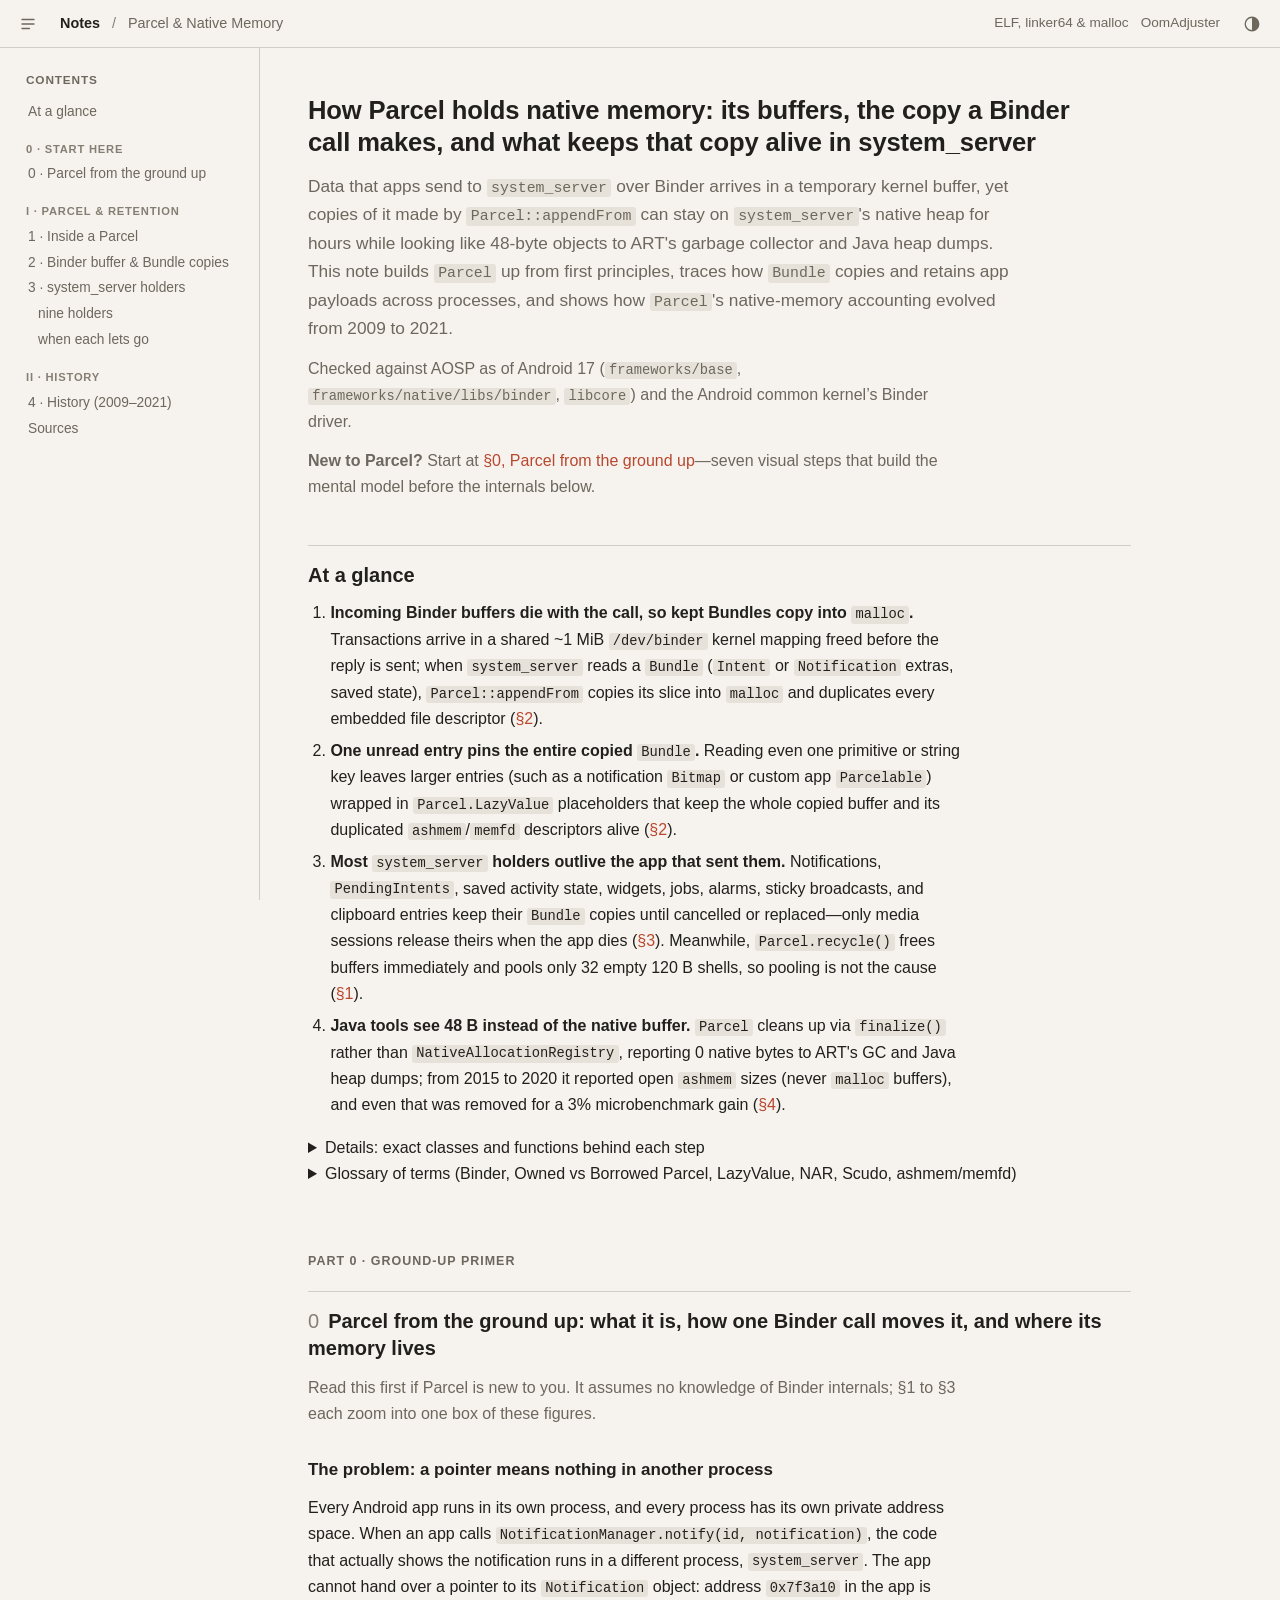
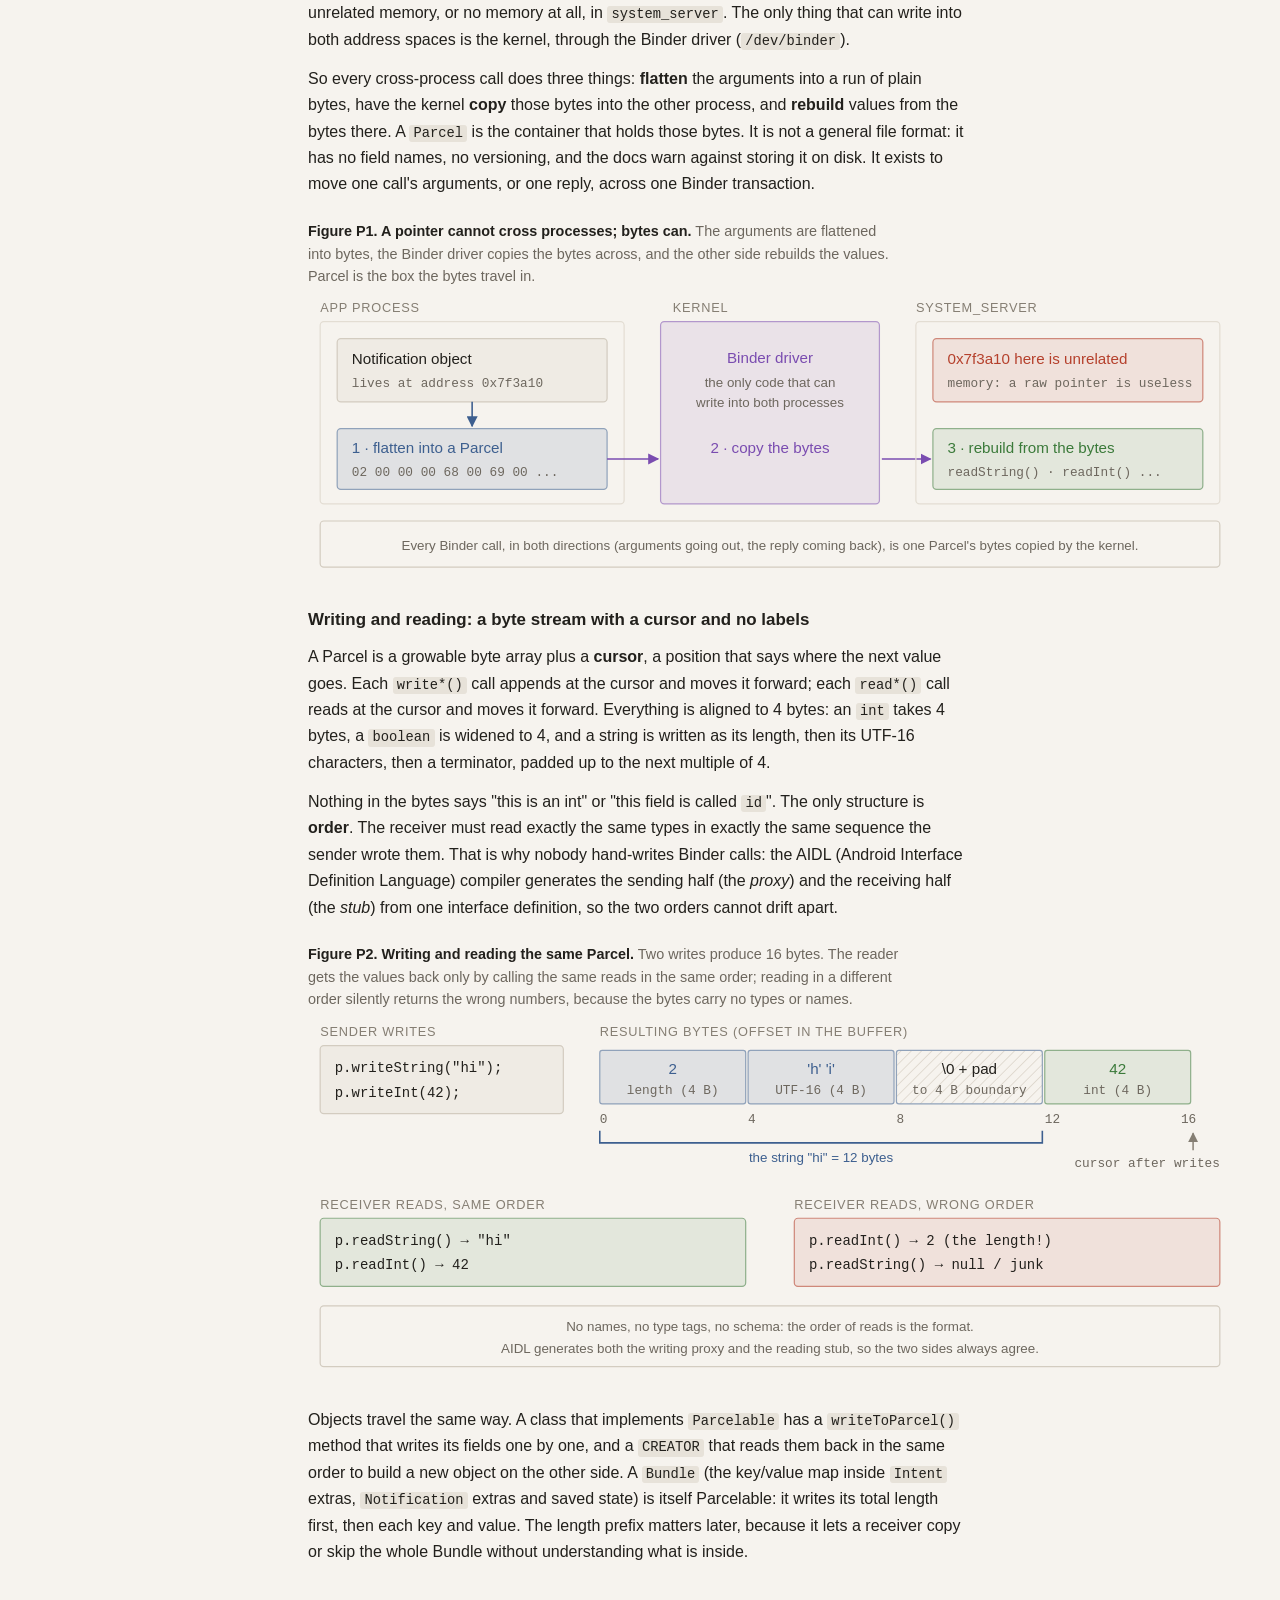
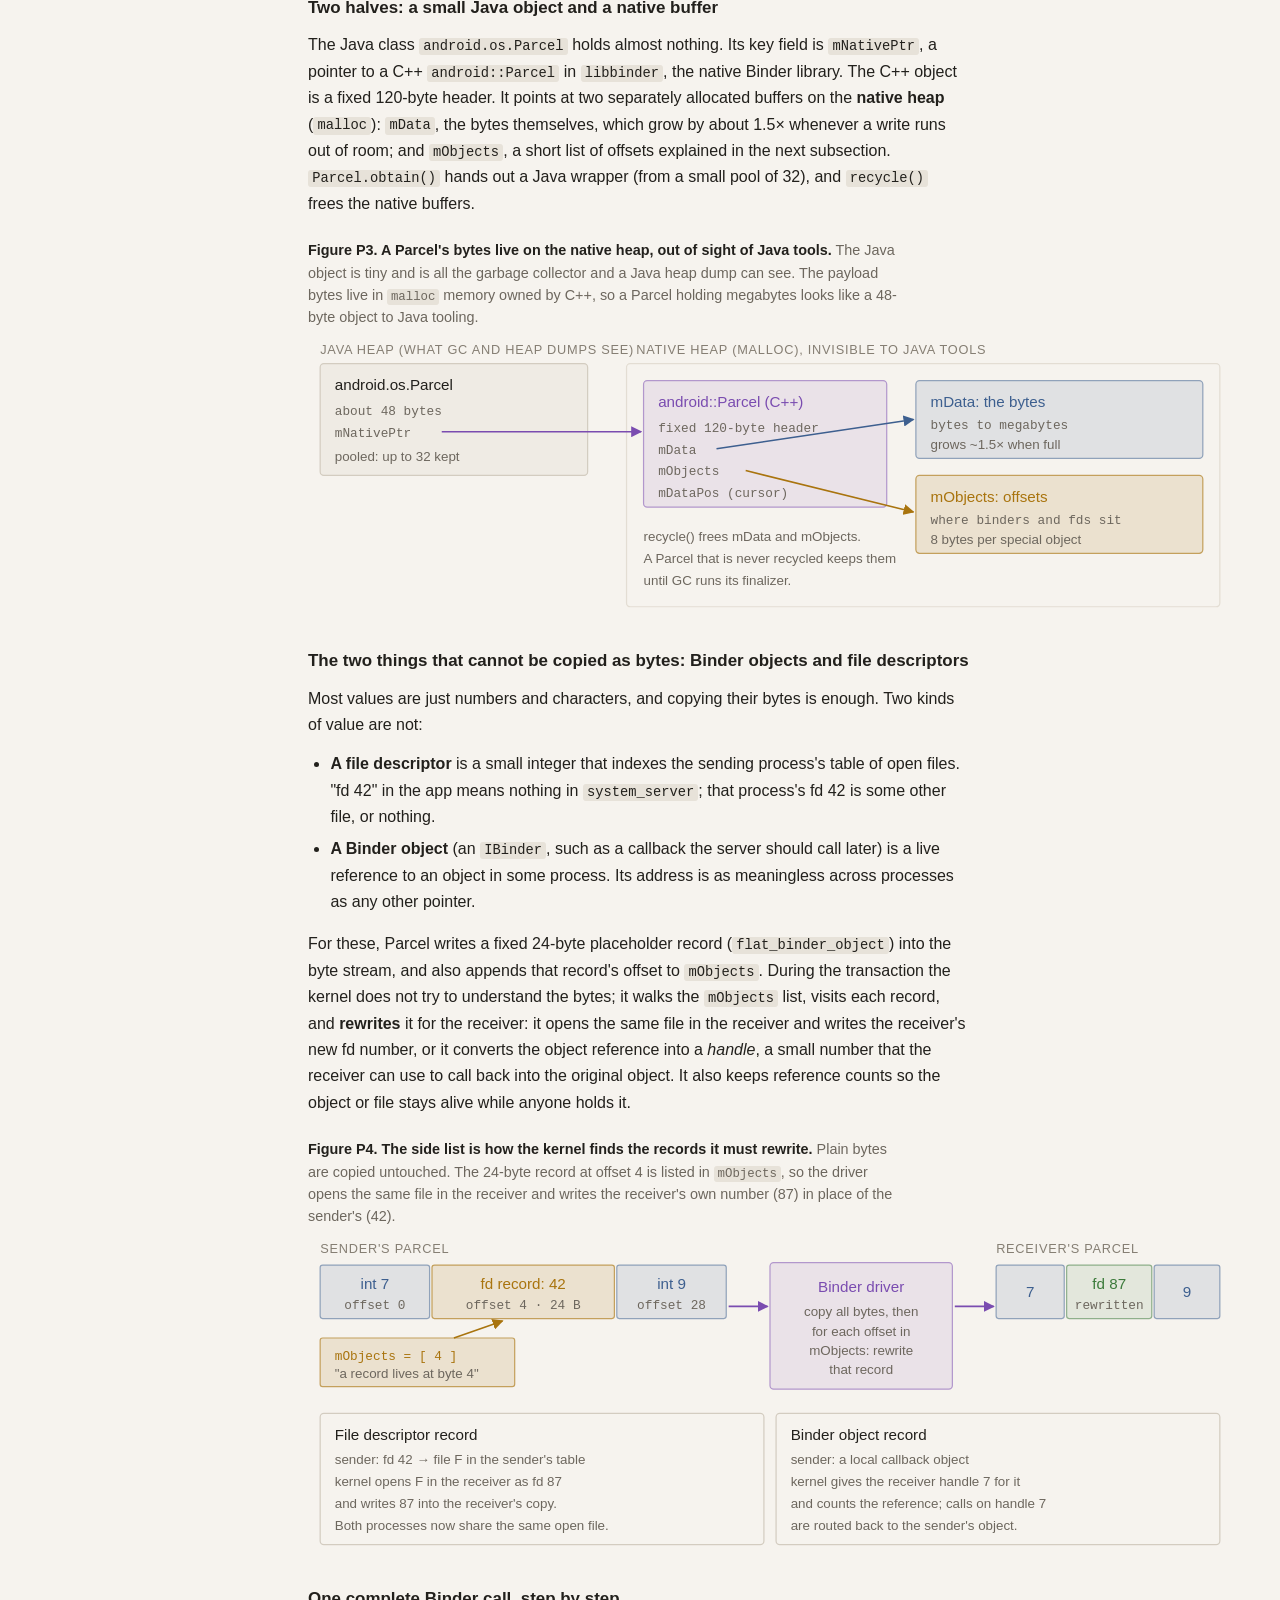
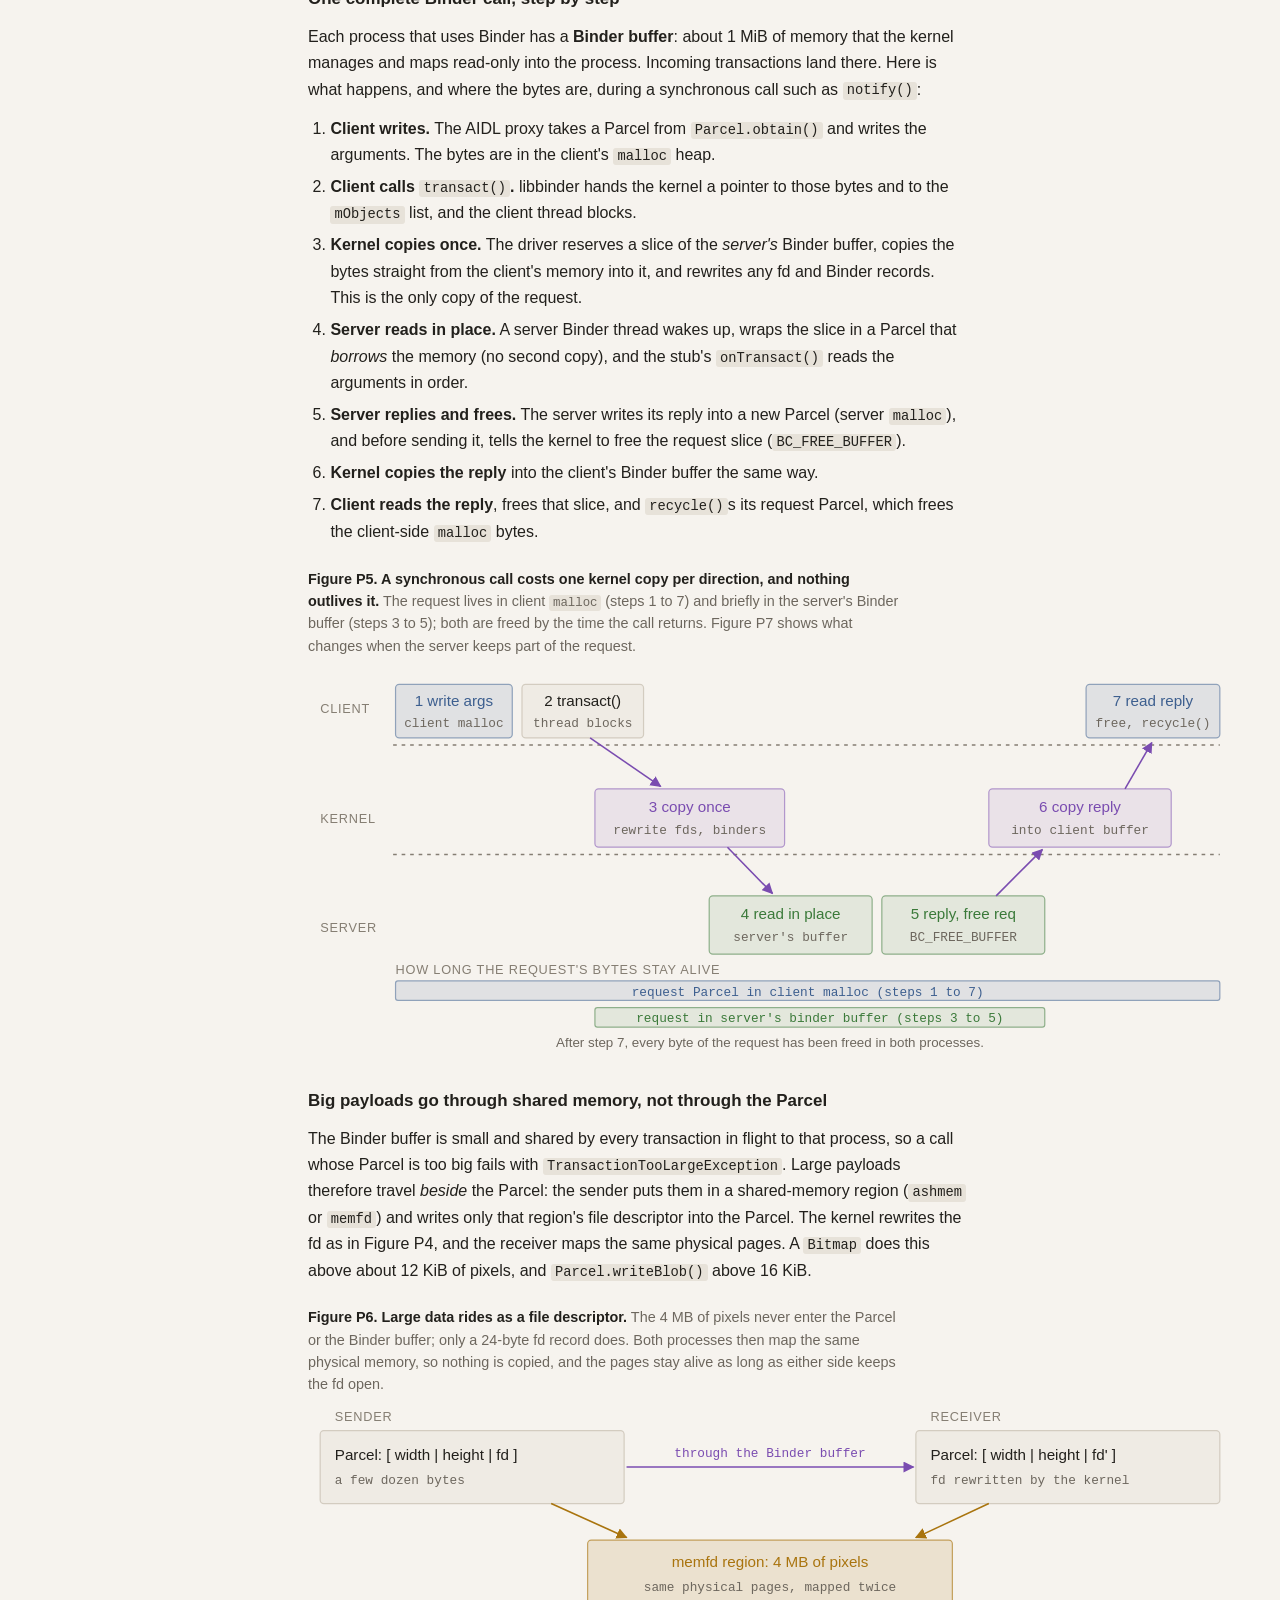
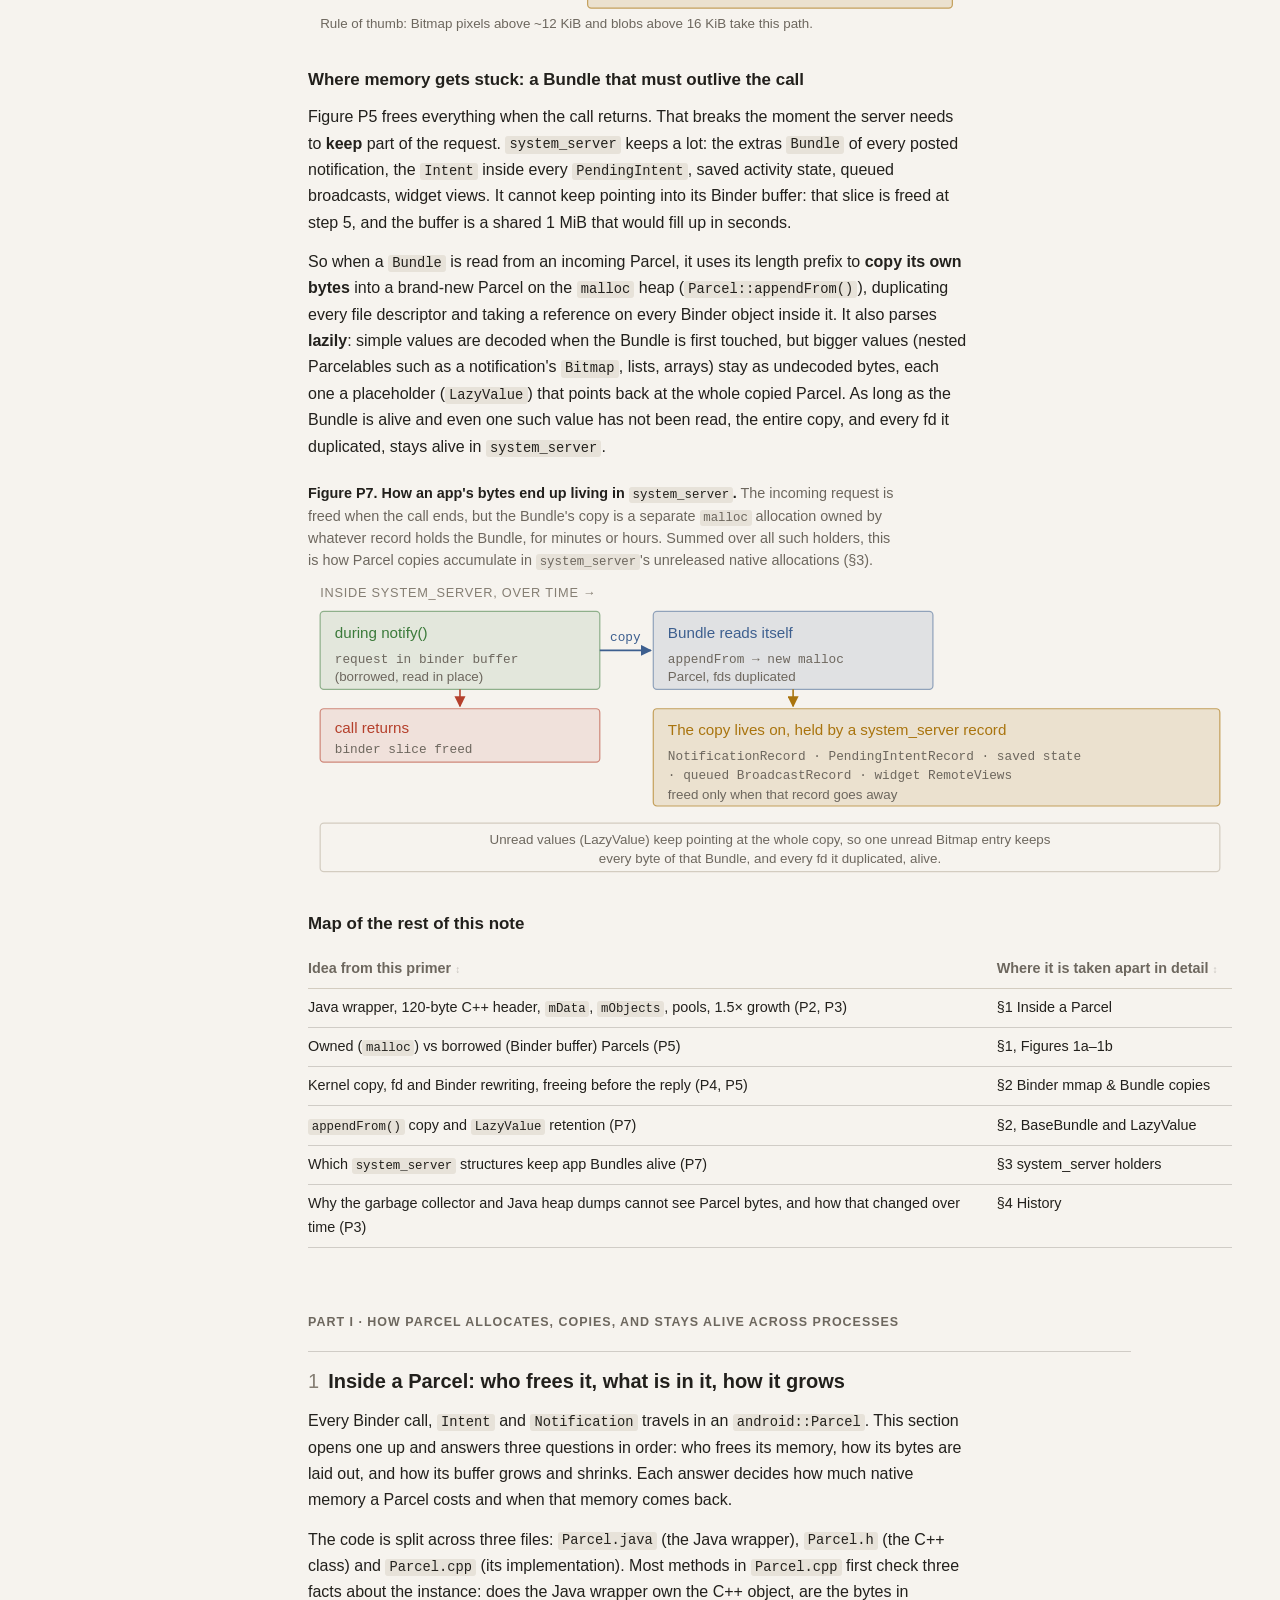
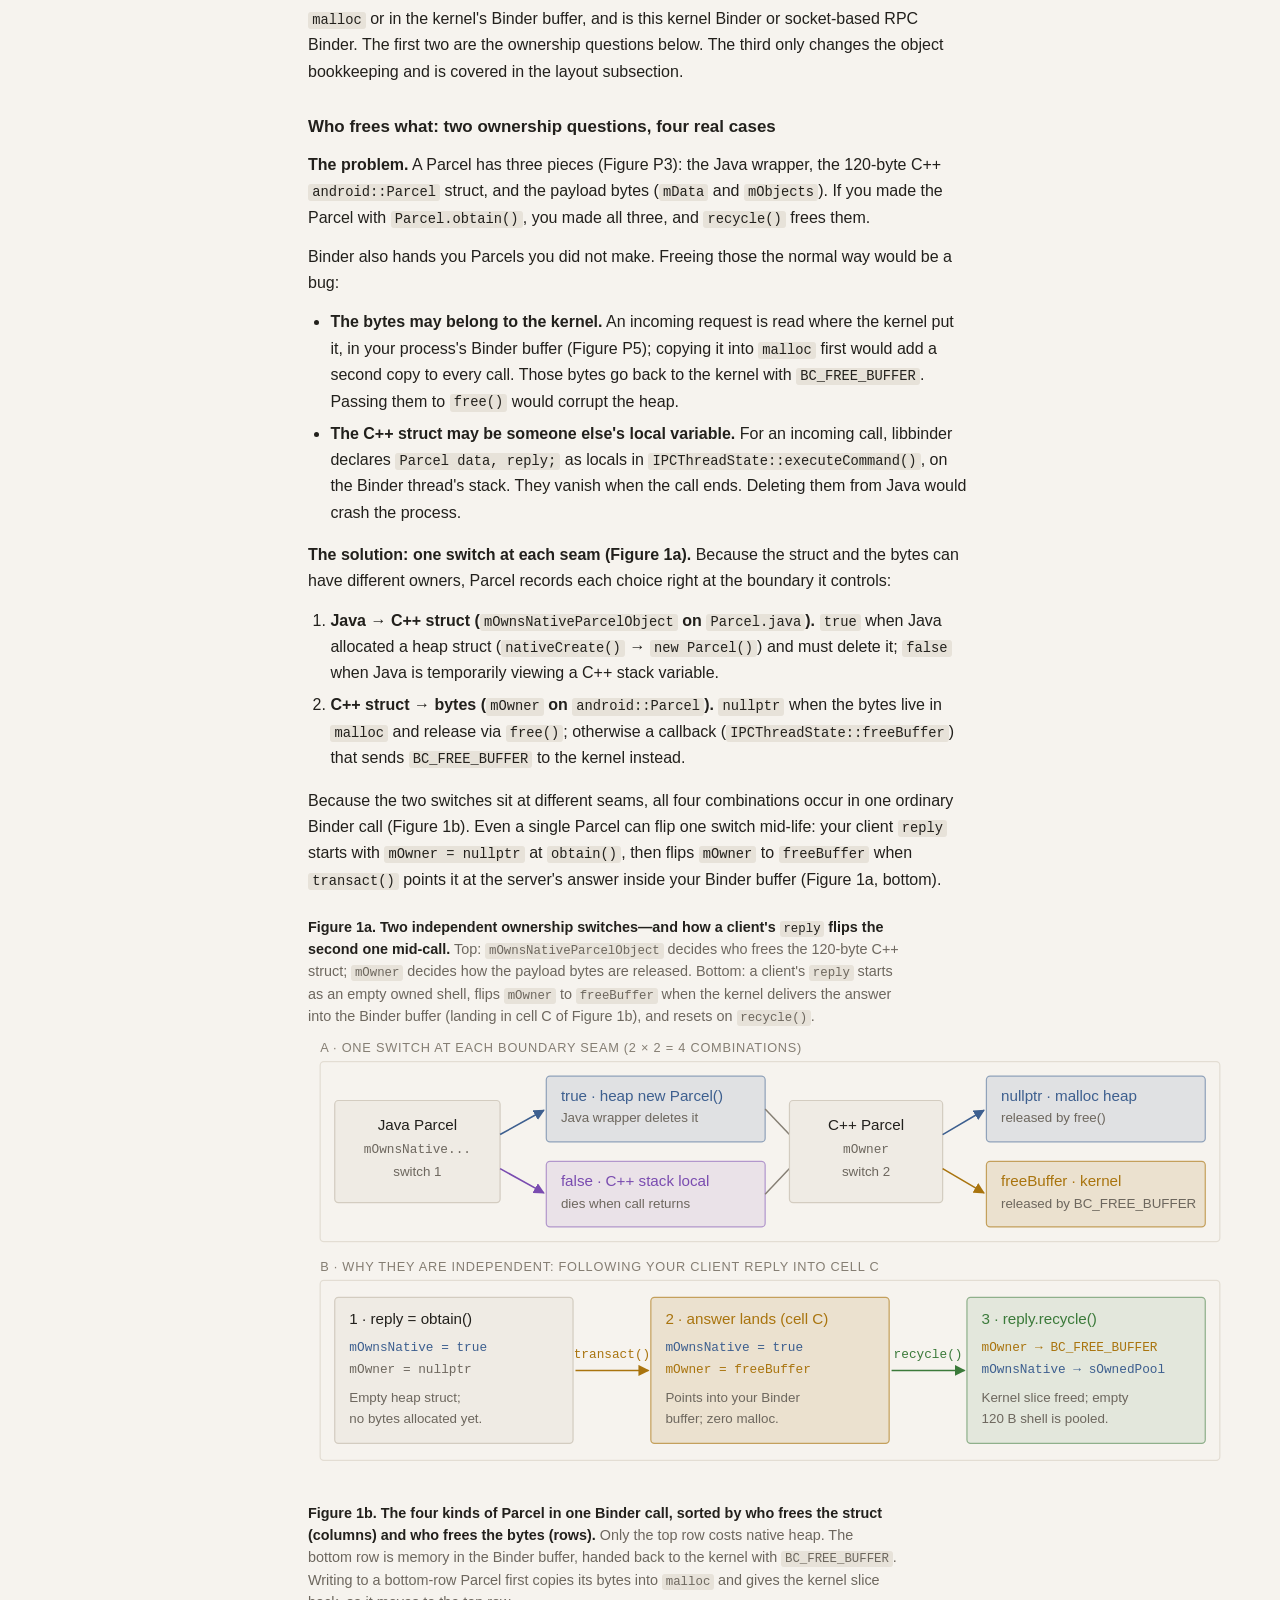
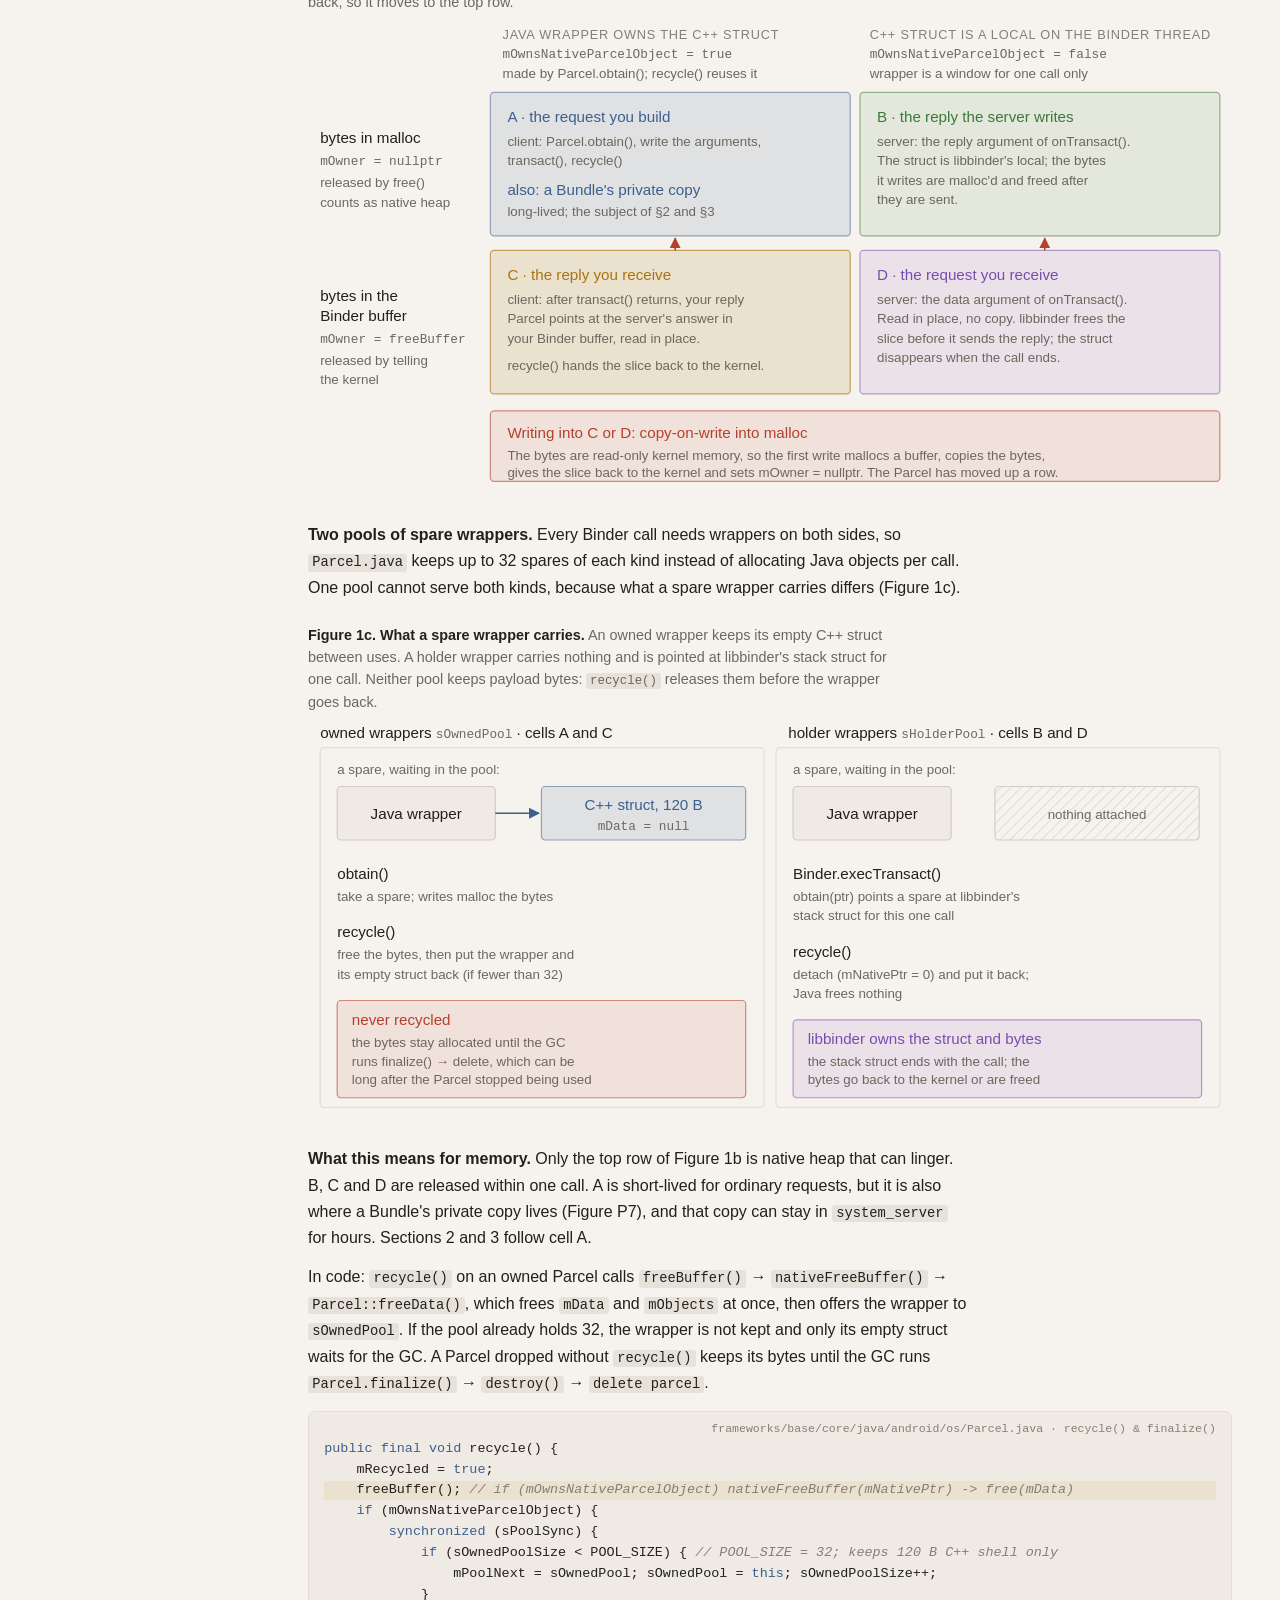
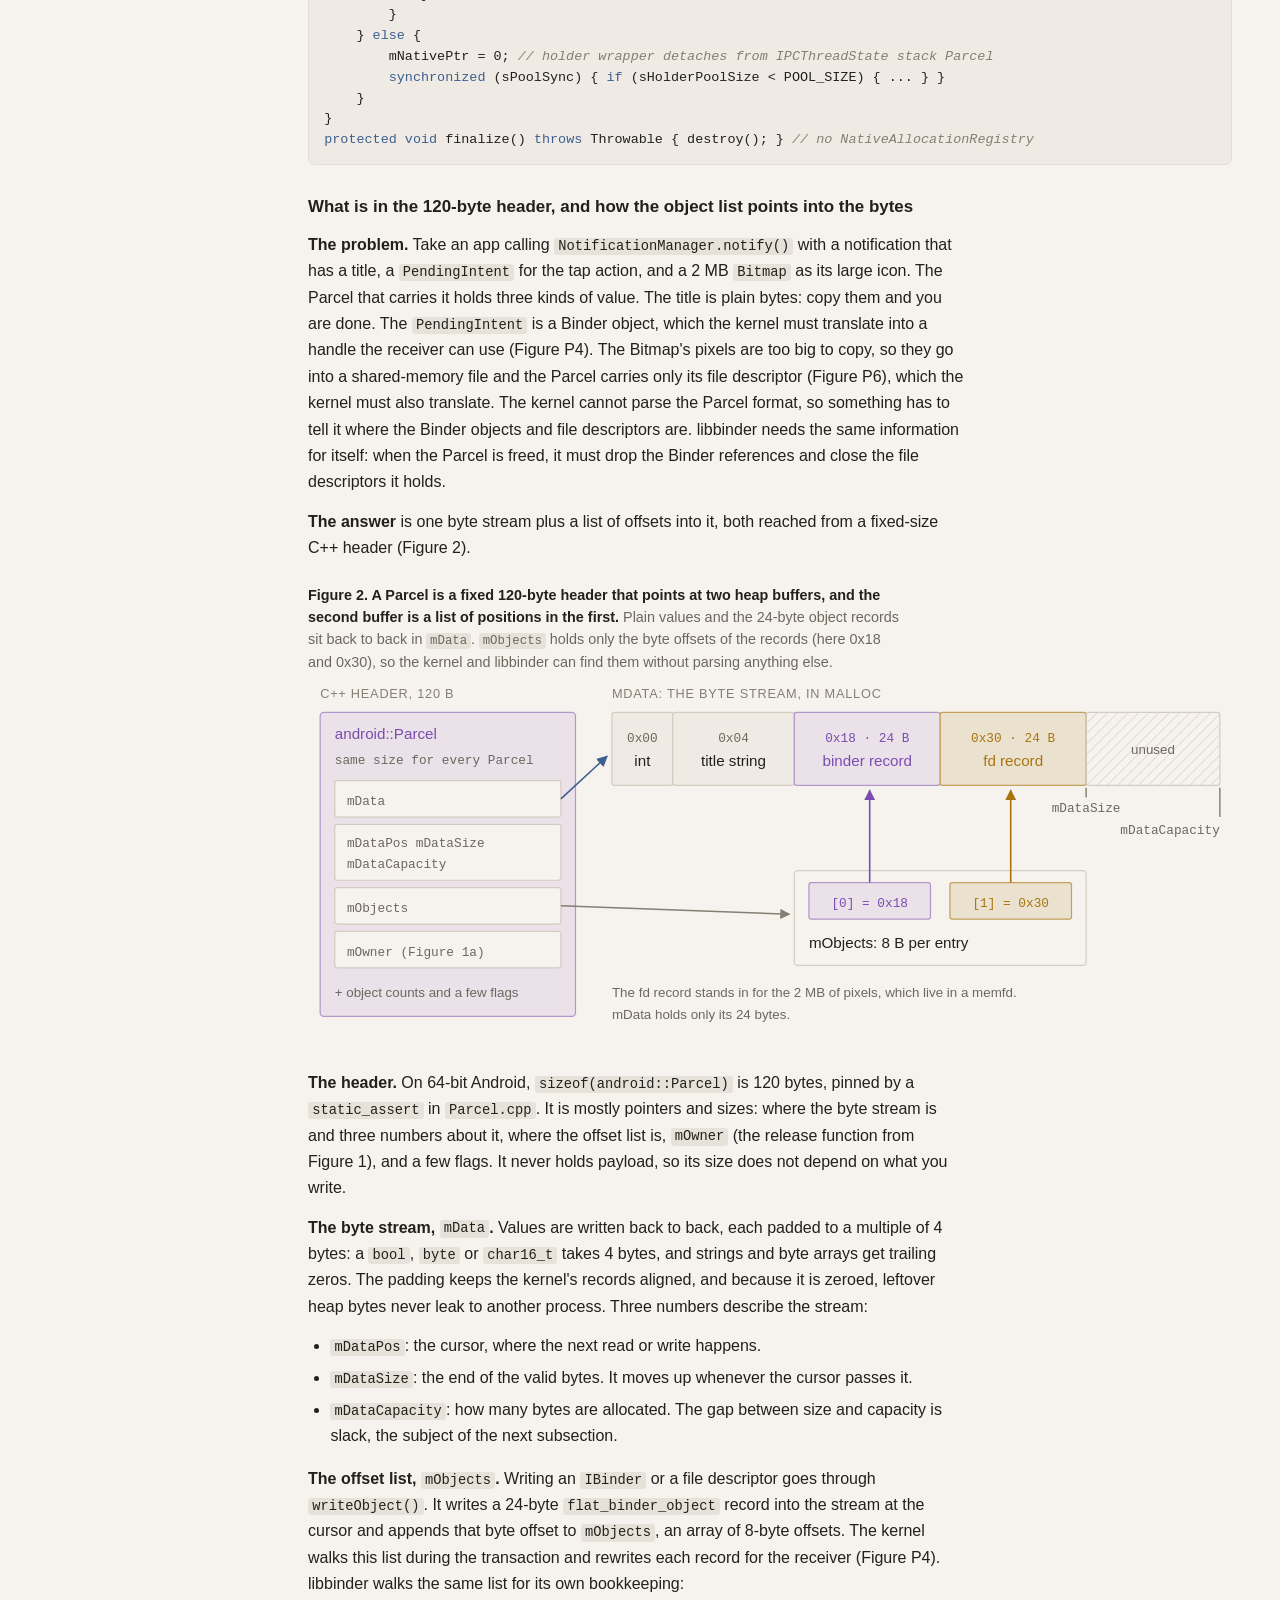
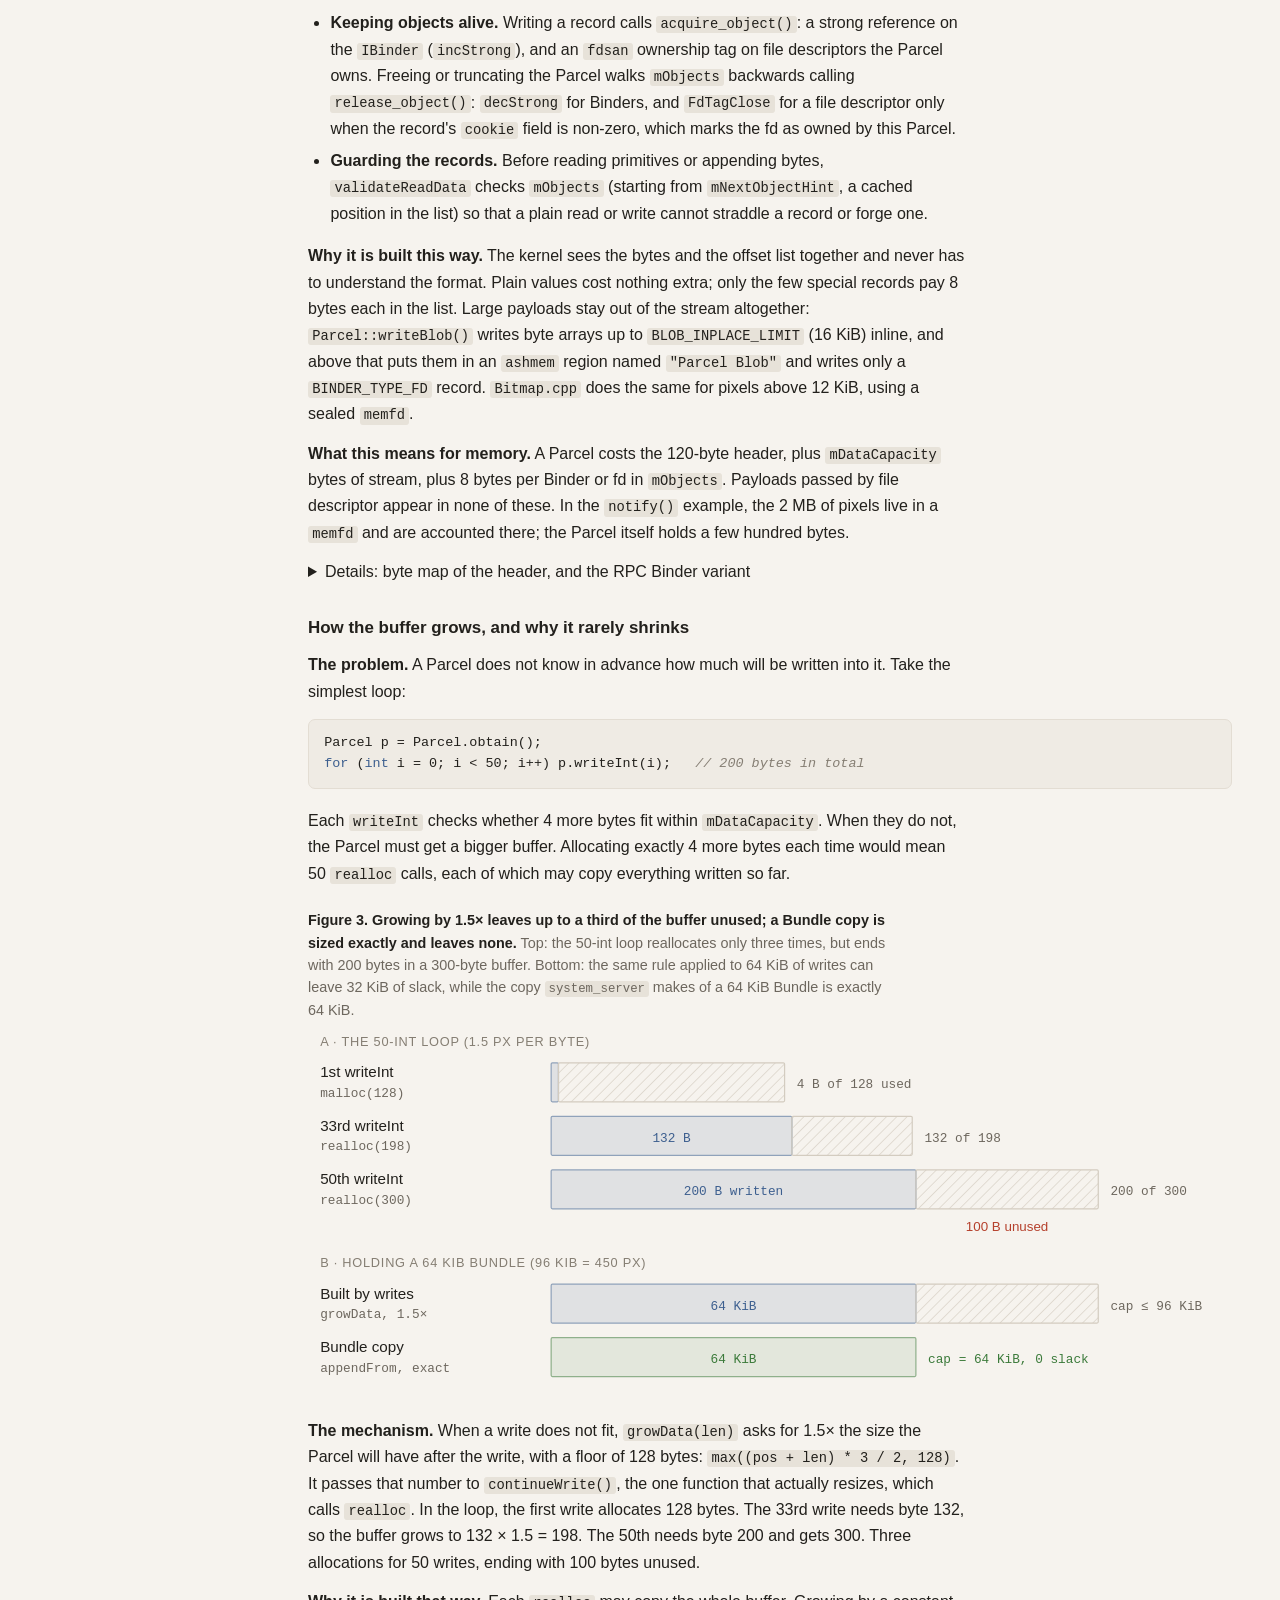
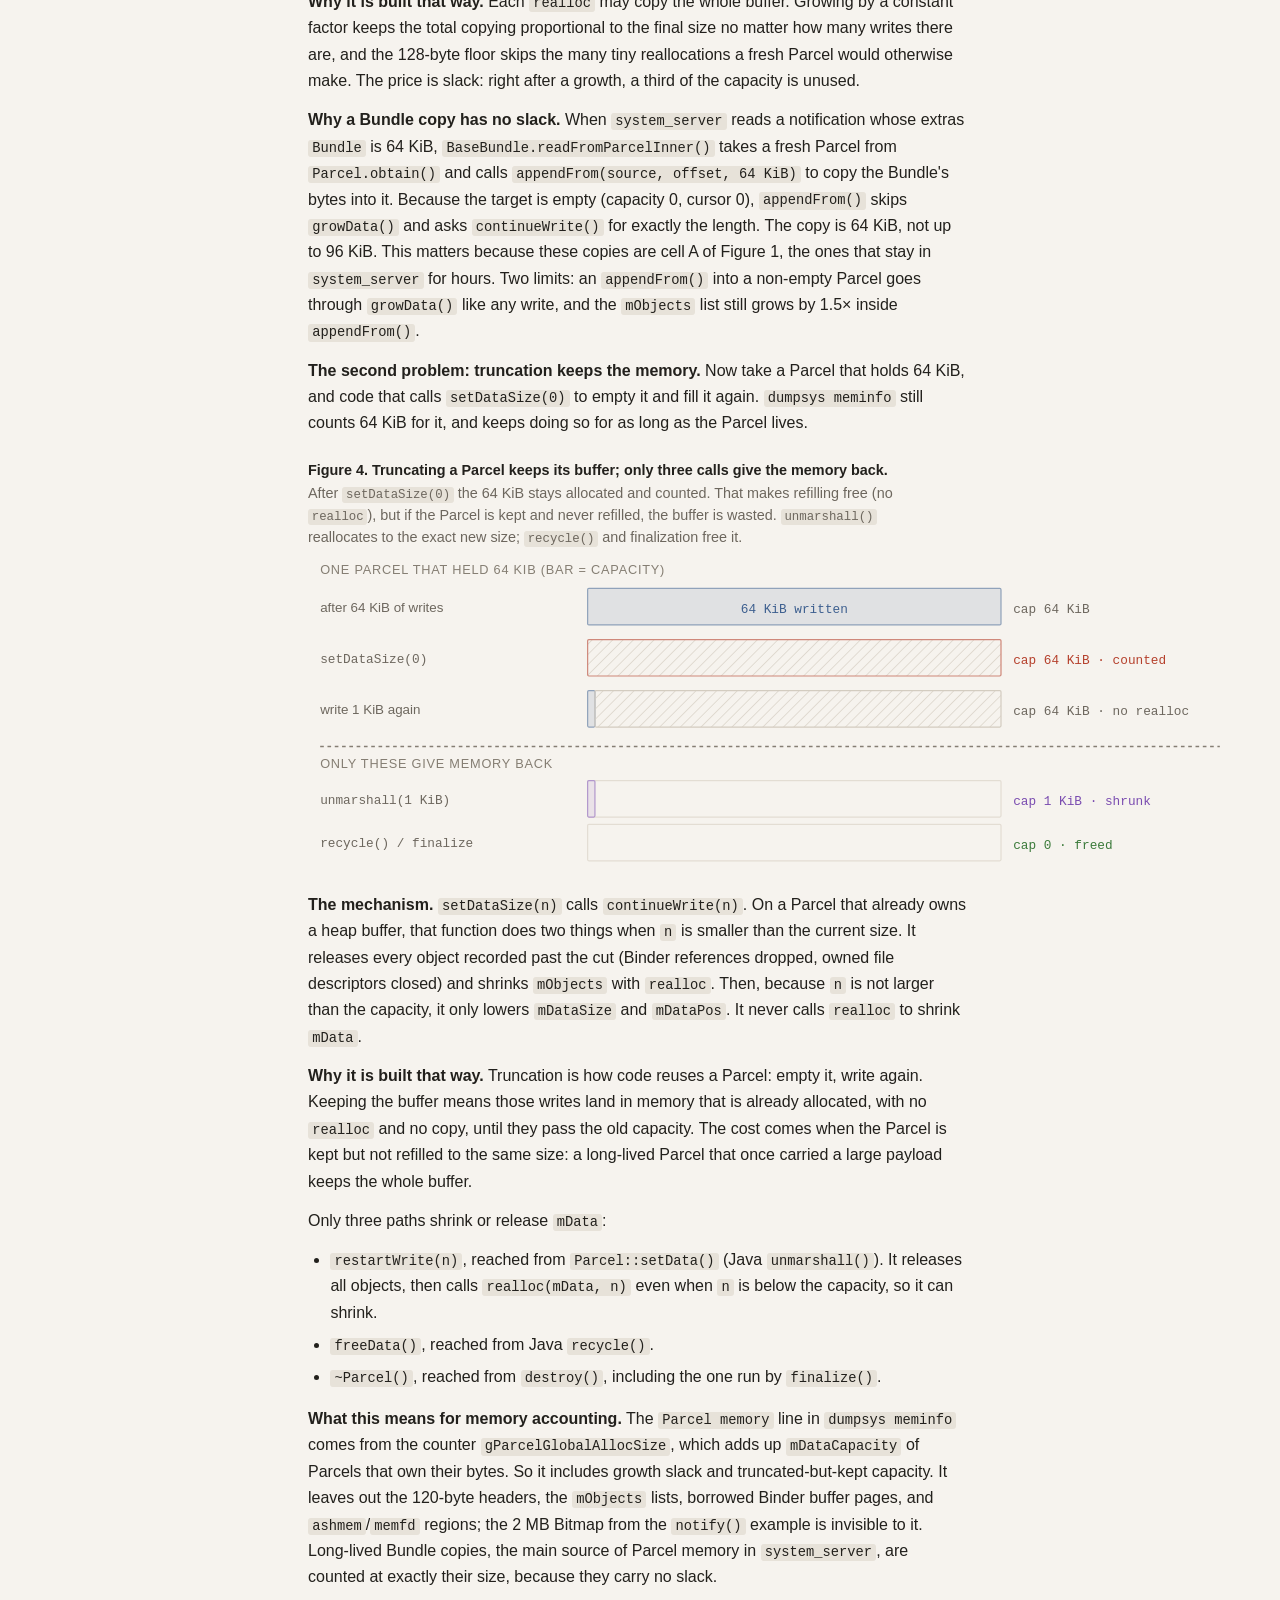
<file: parcel_native_memory/index.html>
<!doctype html>
<html lang="en">
<head>
<meta charset="utf-8" />
<meta name="viewport" content="width=device-width, initial-scale=1" />
<title>Parcel lifecycle, system_server retention, and native memory accounting</title>
<meta name="theme-color" content="#f6f3ee" media="(prefers-color-scheme: light)" />
<meta name="theme-color" content="#171614" media="(prefers-color-scheme: dark)" />
<link rel="icon" href="../assets/icon.svg" type="image/svg+xml" />
<link rel="stylesheet" href="../assets/site.css" />
<script src="../assets/site.js"></script>
</head>
<body class="note">
<div class="progress" aria-hidden="true"><div class="progress-bar"></div></div>

<svg width="0" height="0" style="position:absolute">
  <defs>
    <marker id="ah"  viewBox="0 0 10 10" refX="9" refY="5" markerWidth="7" markerHeight="7" orient="auto-start-reverse"><path d="M0,0 L10,5 L0,10 z" class="mk"/></marker>
    <marker id="ahr" viewBox="0 0 10 10" refX="9" refY="5" markerWidth="7" markerHeight="7" orient="auto-start-reverse"><path d="M0,0 L10,5 L0,10 z" class="mkr"/></marker>
    <marker id="aha" viewBox="0 0 10 10" refX="9" refY="5" markerWidth="7" markerHeight="7" orient="auto-start-reverse"><path d="M0,0 L10,5 L0,10 z" class="mka"/></marker>
    <marker id="ahg" viewBox="0 0 10 10" refX="9" refY="5" markerWidth="7" markerHeight="7" orient="auto-start-reverse"><path d="M0,0 L10,5 L0,10 z" class="mkg"/></marker>
    <marker id="ahv" viewBox="0 0 10 10" refX="9" refY="5" markerWidth="7" markerHeight="7" orient="auto-start-reverse"><path d="M0,0 L10,5 L0,10 z" class="mkv"/></marker>
    <marker id="ahw" viewBox="0 0 10 10" refX="9" refY="5" markerWidth="7" markerHeight="7" orient="auto-start-reverse"><path d="M0,0 L10,5 L0,10 z" class="mkw"/></marker>
    <pattern id="hatch" width="6" height="6" patternUnits="userSpaceOnUse" patternTransform="rotate(45)"><line x1="0" y1="0" x2="0" y2="6" class="hatch-l"/></pattern>
    <pattern id="hatchr" width="6" height="6" patternUnits="userSpaceOnUse" patternTransform="rotate(45)"><line x1="0" y1="0" x2="0" y2="6" class="hatch-r"/></pattern>
  </defs>
</svg>

<header class="topbar">
  <button type="button" class="icon-btn" id="nav-btn" aria-controls="toc" aria-expanded="false" title="Contents"><svg viewBox="0 0 24 24" aria-hidden="true"><path d="M4 6h16M4 12h16M4 18h10"/></svg><span class="lbl">Contents</span></button>
  <a class="tb-home" href="../index.html">Notes</a>
  <span class="tb-sep" aria-hidden="true">/</span>
  <span class="tb-title" title="Parcel buffers · Binder copies · Bundle retention · history">Parcel &amp; Native Memory</span>
  <span class="tb-spacer"></span>
  <a class="tb-x" href="../native_memory_elf_malloc/index.html">ELF, linker64 &amp; malloc</a>
  <a class="tb-x" href="../oom_adjuster/index.html">OomAdjuster</a>
  <button type="button" class="icon-btn" id="theme-btn" title="Theme" aria-label="Theme"></button>
</header>

<nav id="toc" aria-label="Contents">
  <div class="h">Contents</div>
  <a href="#glance">At a glance</a>
  <div class="ph">0 · Start here</div>
  <a href="#ground-up">0 · Parcel from the ground up</a>
  <div class="ph">I · Parcel &amp; Retention</div>
  <a href="#parcel-anatomy">1 · Inside a Parcel</a>
  <a href="#binder-bundle">2 · Binder buffer &amp; Bundle copies</a>
  <a href="#holders">3 · system_server holders</a>
  <a href="#holders-list" style="padding-left:18px">nine holders</a>
  <a href="#holders-summary" style="padding-left:18px">when each lets go</a>
  <div class="ph">II · History</div>
  <a href="#history-timeline">4 · History (2009–2021)</a>
  <a href="#sources">Sources</a>
</nav>

<main id="top">
<h1>How Parcel holds native memory: its buffers, the copy a Binder call makes, and what keeps that copy alive in system_server</h1>
<p class="lead">Data that apps send to <code>system_server</code> over Binder arrives in a temporary kernel buffer, yet copies of it made by <code>Parcel::appendFrom</code> can stay on <code>system_server</code>'s native heap for hours while looking like 48-byte objects to ART's garbage collector and Java heap dumps.
This note builds <code>Parcel</code> up from first principles, traces how <code>Bundle</code> copies and retains app payloads across processes, and shows how <code>Parcel</code>'s native-memory accounting evolved from 2009 to 2021.</p>
<p class="m">Checked against AOSP as of Android 17 (<code>frameworks/base</code>, <code>frameworks/native/libs/binder</code>, <code>libcore</code>) and the Android common kernel’s Binder driver.</p>

<p class="m"><b>New to Parcel?</b> Start at <a href="#ground-up">§0, Parcel from the ground up</a>—seven visual steps that build the mental model before the internals below.</p>

<h2 id="glance">At a glance</h2>
<ol>
  <li><b>Incoming Binder buffers die with the call, so kept Bundles copy into <code>malloc</code>.</b> Transactions arrive in a shared ~1 MiB <code>/dev/binder</code> kernel mapping freed before the reply is sent; when <code>system_server</code> reads a <code>Bundle</code> (<code>Intent</code> or <code>Notification</code> extras, saved state), <code>Parcel::appendFrom</code> copies its slice into <code>malloc</code> and duplicates every embedded file descriptor (<a href="#binder-bundle">§2</a>).</li>
  <li><b>One unread entry pins the entire copied <code>Bundle</code>.</b> Reading even one primitive or string key leaves larger entries (such as a notification <code>Bitmap</code> or custom app <code>Parcelable</code>) wrapped in <code>Parcel.LazyValue</code> placeholders that keep the whole copied buffer and its duplicated <code>ashmem</code>/<code>memfd</code> descriptors alive (<a href="#binder-bundle">§2</a>).</li>
  <li><b>Most <code>system_server</code> holders outlive the app that sent them.</b> Notifications, <code>PendingIntents</code>, saved activity state, widgets, jobs, alarms, sticky broadcasts, and clipboard entries keep their <code>Bundle</code> copies until cancelled or replaced—only media sessions release theirs when the app dies (<a href="#holders">§3</a>). Meanwhile, <code>Parcel.recycle()</code> frees buffers immediately and pools only 32 empty 120 B shells, so pooling is not the cause (<a href="#parcel-anatomy">§1</a>).</li>
  <li><b>Java tools see 48 B instead of the native buffer.</b> <code>Parcel</code> cleans up via <code>finalize()</code> rather than <code>NativeAllocationRegistry</code>, reporting 0 native bytes to ART's GC and Java heap dumps; from 2015 to 2020 it reported open <code>ashmem</code> sizes (never <code>malloc</code> buffers), and even that was removed for a 3% microbenchmark gain (<a href="#history-timeline">§4</a>).</li>
</ol>

<details><summary>Details: exact classes and functions behind each step</summary>
<ul>
  <li><b>Pool (<a href="#parcel-anatomy">§1</a>).</b> <code>recycle()</code> calls <code>Parcel::freeData()</code>, freeing <code>mData</code> and <code>mObjects</code> back to Scudo. The 32-entry <code>sOwnedPool</code> caches only the Java object and its empty 120-byte C++ <code>Parcel</code>.</li>
  <li><b>Copy on read (<a href="#binder-bundle">§2</a>).</b> <code>IPCThreadState</code> frees the ~1 MiB driver <code>mmap</code> slice before sending the reply. <code>BaseBundle.readFromParcelInner()</code> copies the Bundle's byte range into a heap <code>Parcel</code> via <code>appendFrom()</code>, duplicating FDs and incrementing Binder strong refs.</li>
  <li><b>LazyValue (<a href="#binder-bundle">§2</a>).</b> Top-level unparcelling wraps length-prefixed <code>Parcelable</code> entries in <code>Parcel.LazyValue</code>; <code>LazyValue.mSource</code> retains the entire copied <code>Parcel</code>.</li>
  <li><b>Holders (<a href="#holders">§3</a>).</b> <code>NotificationRecord</code>, <code>PendingIntentRecord.Key</code>, <code>ActivityRecord.mIcicle</code>, <code>AppWidgetServiceImpl.Widget</code>, <code>JobStatus</code>, <code>AlarmManagerService.Alarm</code> (via its <code>PendingIntent</code>), <code>StickyBroadcast</code>, and <code>ClipboardService</code> survive app death; <code>MediaSessionRecord</code> uses <code>linkToDeath</code>.</li>
  <li><b>mNativeSize (<a href="#history-timeline">§4</a>).</b> <code>Parcel.java</code> still declares <code>private long mNativeSize</code>, left over from the 2015–2020 <code>ashmem</code> accounting; nothing reads or writes it.</li>
</ul>
</details>

<details><summary>Glossary of terms (Binder, Owned vs Borrowed Parcel, LazyValue, NAR, Scudo, ashmem/memfd)</summary>
<ul>
  <li><b>Binder (<code>/dev/binder</code>)</b>: Android's kernel IPC driver; moves messages across processes with a single copy while translating Binder handles and file descriptors.</li>
  <li><b>Owned <code>Parcel</code></b>: a Parcel whose bytes live in its own <code>malloc</code> buffer and are freed with <code>free()</code> (C++ <code>android::Parcel</code> with <code>mOwner == nullptr</code>; <code>mData</code> holds bytes and <code>mObjects</code> holds kernel-object offsets on the native heap).</li>
  <li><b>Borrowed <code>Parcel</code></b>: a Parcel pointing into the read-only ~1 MiB <code>/dev/binder</code> kernel buffer of an incoming call, released via <code>BC_FREE_BUFFER</code> rather than <code>free()</code> (<code>ipcSetDataReference()</code>; <code>mOwner != nullptr</code>).</li>
  <li><b><code>LazyValue</code></b>: a placeholder in <code>BaseBundle.mMap</code> for an unparsed length-prefixed entry (<code>Parcelable</code>, <code>List</code>, <code>Map</code>, array, <code>Serializable</code>); its <code>mSource</code> field keeps the backing <code>Parcel</code> alive until read.</li>
  <li><b><code>NativeAllocationRegistry</code> (NAR)</b>: a <code>libcore</code> helper pairing a Java object with a <code>Cleaner</code> so native memory is freed on GC and sized in heap dumps. Parcel does not use it.</li>
  <li><b>Scudo</b>: Android's native heap allocator in bionic (<code>malloc</code> / <code>realloc</code> / <code>free</code>).</li>
  <li><b><code>ashmem</code> / <code>memfd</code></b>: kernel shared-memory files passed via file descriptors; pages stay allocated while any process holds an open fd.</li>
  <li><b><code>BC_*</code> / <code>BR_*</code></b>: Binder driver commands sent from user space (<code>BC_FREE_BUFFER</code>, <code>BC_REPLY</code>) and returned by the driver (<code>BR_TRANSACTION</code>).</li>
</ul>
</details>

<div class="part">Part 0 · Ground-up primer</div>

<h2 id="ground-up"><span class="n">0</span>Parcel from the ground up: what it is, how one Binder call moves it, and where its memory lives</h2>
<p class="m">Read this first if Parcel is new to you. It assumes no knowledge of Binder internals; §1 to §3 each zoom into one box of these figures.</p>

<h3>The problem: a pointer means nothing in another process</h3>
<p>Every Android app runs in its own process, and every process has its own private address space.
When an app calls <code>NotificationManager.notify(id, notification)</code>, the code that actually shows the notification runs in a different process, <code>system_server</code>.
The app cannot hand over a pointer to its <code>Notification</code> object: address <code>0x7f3a10</code> in the app is unrelated memory, or no memory at all, in <code>system_server</code>.
The only thing that can write into both address spaces is the kernel, through the Binder driver (<code>/dev/binder</code>).</p>
<p>So every cross-process call does three things: <b>flatten</b> the arguments into a run of plain bytes, have the kernel <b>copy</b> those bytes into the other process, and <b>rebuild</b> values from the bytes there.
A <code>Parcel</code> is the container that holds those bytes. It is not a general file format: it has no field names, no versioning, and the docs warn against storing it on disk. It exists to move one call's arguments, or one reply, across one Binder transaction.</p>

<figure>
<figcaption><b>Figure P1. A pointer cannot cross processes; bytes can.</b> The arguments are flattened into bytes, the Binder driver copies the bytes across, and the other side rebuilds the values. Parcel is the box the bytes travel in.</figcaption>
<svg viewBox="0 0 760 236" role="img" aria-label="App process and system_server with separate memory, bridged only by the Binder driver copying a Parcel's bytes">
  <text x="10" y="18" class="th">app process</text>
  <rect x="10" y="26" width="250" height="150" rx="3" class="panel"/>
  <rect x="24" y="40" width="222" height="52" rx="3" class="b"/>
  <text x="36" y="61" class="tb">Notification object</text>
  <text x="36" y="80" class="tms">lives at address 0x7f3a10</text>
  <path d="M135,92 L135,112" class="lna" marker-end="url(#aha)"/>
  <rect x="24" y="114" width="222" height="50" rx="3" class="ba"/>
  <text x="36" y="134" class="tb ta">1 · flatten into a Parcel</text>
  <text x="36" y="153" class="tms">02 00 00 00 68 00 69 00 ...</text>

  <text x="300" y="18" class="th">kernel</text>
  <rect x="290" y="26" width="180" height="150" rx="3" class="bv"/>
  <text x="380" y="60" class="tb tv" text-anchor="middle">Binder driver</text>
  <text x="380" y="80" class="ts" text-anchor="middle">the only code that can</text>
  <text x="380" y="96" class="ts" text-anchor="middle">write into both processes</text>
  <text x="380" y="134" class="tb tv" text-anchor="middle">2 · copy the bytes</text>
  <path d="M246,139 L288,139" class="lnv" marker-end="url(#ahv)"/>
  <path d="M472,139 L512,139" class="lnv" marker-end="url(#ahv)"/>

  <text x="500" y="18" class="th">system_server</text>
  <rect x="500" y="26" width="250" height="150" rx="3" class="panel"/>
  <rect x="514" y="40" width="222" height="52" rx="3" class="br"/>
  <text x="526" y="61" class="tb tr">0x7f3a10 here is unrelated</text>
  <text x="526" y="80" class="tms">memory: a raw pointer is useless</text>
  <rect x="514" y="114" width="222" height="50" rx="3" class="bg"/>
  <text x="526" y="134" class="tb tg">3 · rebuild from the bytes</text>
  <text x="526" y="153" class="tms">readString() · readInt() ...</text>

  <rect x="10" y="190" width="740" height="38" rx="3" class="b0"/>
  <text x="380" y="214" class="ts" text-anchor="middle">Every Binder call, in both directions (arguments going out, the reply coming back), is one Parcel's bytes copied by the kernel.</text>
</svg>
</figure>

<h3>Writing and reading: a byte stream with a cursor and no labels</h3>
<p>A Parcel is a growable byte array plus a <b>cursor</b>, a position that says where the next value goes.
Each <code>write*()</code> call appends at the cursor and moves it forward; each <code>read*()</code> call reads at the cursor and moves it forward.
Everything is aligned to 4 bytes: an <code>int</code> takes 4 bytes, a <code>boolean</code> is widened to 4, and a string is written as its length, then its UTF-16 characters, then a terminator, padded up to the next multiple of 4.</p>
<p>Nothing in the bytes says "this is an int" or "this field is called <code>id</code>". The only structure is <b>order</b>.
The receiver must read exactly the same types in exactly the same sequence the sender wrote them.
That is why nobody hand-writes Binder calls: the AIDL (Android Interface Definition Language) compiler generates the sending half (the <i>proxy</i>) and the receiving half (the <i>stub</i>) from one interface definition, so the two orders cannot drift apart.</p>

<figure>
<figcaption><b>Figure P2. Writing and reading the same Parcel.</b> Two writes produce 16 bytes. The reader gets the values back only by calling the same reads in the same order; reading in a different order silently returns the wrong numbers, because the bytes carry no types or names.</figcaption>
<svg viewBox="0 0 760 300" role="img" aria-label="Byte layout of writeString hi and writeInt 42, read back in order">
  <text x="10" y="18" class="th">sender writes</text>
  <rect x="10" y="26" width="200" height="56" rx="3" class="b"/>
  <text x="22" y="48" class="tm">p.writeString("hi");</text>
  <text x="22" y="68" class="tm">p.writeInt(42);</text>

  <text x="240" y="18" class="th">resulting bytes (offset in the buffer)</text>
  <rect x="240" y="30" width="120" height="44" rx="2" class="ba"/>
  <text x="300" y="49" class="tb ta" text-anchor="middle">2</text>
  <text x="300" y="66" class="tms" text-anchor="middle">length (4 B)</text>
  <rect x="362" y="30" width="120" height="44" rx="2" class="ba"/>
  <text x="422" y="49" class="tb ta" text-anchor="middle">'h' 'i'</text>
  <text x="422" y="66" class="tms" text-anchor="middle">UTF-16 (4 B)</text>
  <rect x="484" y="30" width="120" height="44" rx="2" fill="url(#hatch)" stroke="var(--ac-bd)"/>
  <text x="544" y="49" class="tb" text-anchor="middle">\0 + pad</text>
  <text x="544" y="66" class="tms" text-anchor="middle">to 4 B boundary</text>
  <rect x="606" y="30" width="120" height="44" rx="2" class="bg"/>
  <text x="666" y="49" class="tb tg" text-anchor="middle">42</text>
  <text x="666" y="66" class="tms" text-anchor="middle">int (4 B)</text>
  <text x="240" y="90" class="tms">0</text><text x="362" y="90" class="tms">4</text><text x="484" y="90" class="tms">8</text><text x="606" y="90" class="tms">12</text><text x="718" y="90" class="tms">16</text>
  <path d="M240,96 L240,106 L604,106 L604,96" class="lna"/>
  <text x="422" y="122" class="ts ta" text-anchor="middle">the string "hi" = 12 bytes</text>
  <path d="M728,112 L728,98" class="ln" marker-end="url(#ah)"/>
  <text x="750" y="126" class="tms" text-anchor="end">cursor after writes</text>

  <text x="10" y="160" class="th">receiver reads, same order</text>
  <rect x="10" y="168" width="350" height="56" rx="3" class="bg"/>
  <text x="22" y="190" class="tm">p.readString()  → "hi"</text>
  <text x="22" y="210" class="tm">p.readInt()     → 42</text>

  <text x="400" y="160" class="th">receiver reads, wrong order</text>
  <rect x="400" y="168" width="350" height="56" rx="3" class="br"/>
  <text x="412" y="190" class="tm">p.readInt()     → 2   (the length!)</text>
  <text x="412" y="210" class="tm">p.readString()  → null / junk</text>

  <rect x="10" y="240" width="740" height="50" rx="3" class="b0"/>
  <text x="380" y="261" class="ts" text-anchor="middle">No names, no type tags, no schema: the order of reads is the format.</text>
  <text x="380" y="279" class="ts" text-anchor="middle">AIDL generates both the writing proxy and the reading stub, so the two sides always agree.</text>
</svg>
</figure>

<p>Objects travel the same way. A class that implements <code>Parcelable</code> has a <code>writeToParcel()</code> method that writes its fields one by one, and a <code>CREATOR</code> that reads them back in the same order to build a new object on the other side.
A <code>Bundle</code> (the key/value map inside <code>Intent</code> extras, <code>Notification</code> extras and saved state) is itself Parcelable: it writes its total length first, then each key and value. The length prefix matters later, because it lets a receiver copy or skip the whole Bundle without understanding what is inside.</p>

<h3>Two halves: a small Java object and a native buffer</h3>
<p>The Java class <code>android.os.Parcel</code> holds almost nothing. Its key field is <code>mNativePtr</code>, a pointer to a C++ <code>android::Parcel</code> in <code>libbinder</code>, the native Binder library.
The C++ object is a fixed 120-byte header. It points at two separately allocated buffers on the <b>native heap</b> (<code>malloc</code>):
<code>mData</code>, the bytes themselves, which grow by about 1.5&times; whenever a write runs out of room; and <code>mObjects</code>, a short list of offsets explained in the next subsection.
<code>Parcel.obtain()</code> hands out a Java wrapper (from a small pool of 32), and <code>recycle()</code> frees the native buffers.</p>

<figure>
<figcaption><b>Figure P3. A Parcel's bytes live on the native heap, out of sight of Java tools.</b> The Java object is tiny and is all the garbage collector and a Java heap dump can see. The payload bytes live in <code>malloc</code> memory owned by C++, so a Parcel holding megabytes looks like a 48-byte object to Java tooling.</figcaption>
<svg viewBox="0 0 760 236" role="img" aria-label="Java Parcel object pointing to a C++ Parcel header pointing to mData and mObjects on the native heap">
  <text x="10" y="18" class="th">java heap (what GC and heap dumps see)</text>
  <rect x="10" y="26" width="220" height="92" rx="3" class="b"/>
  <text x="22" y="48" class="tb">android.os.Parcel</text>
  <text x="22" y="68" class="tms">about 48 bytes</text>
  <text x="22" y="86" class="tms">mNativePtr</text>
  <text x="22" y="106" class="ts">pooled: up to 32 kept</text>

  <text x="270" y="18" class="th">native heap (malloc), invisible to java tools</text>
  <rect x="262" y="26" width="488" height="200" rx="3" class="panel"/>
  <rect x="276" y="40" width="200" height="104" rx="3" class="bv"/>
  <text x="288" y="62" class="tb tv">android::Parcel (C++)</text>
  <text x="288" y="82" class="tms">fixed 120-byte header</text>
  <text x="288" y="100" class="tms">mData</text>
  <text x="288" y="118" class="tms">mObjects</text>
  <text x="288" y="136" class="tms">mDataPos (cursor)</text>
  <path d="M110,82 L274,82" class="lnv" marker-end="url(#ahv)"/>

  <rect x="500" y="40" width="236" height="64" rx="3" class="ba"/>
  <text x="512" y="62" class="tb ta">mData: the bytes</text>
  <text x="512" y="80" class="tms">bytes to megabytes</text>
  <text x="512" y="96" class="ts">grows ~1.5× when full</text>
  <path d="M336,96 L498,72" class="lna" marker-end="url(#aha)"/>

  <rect x="500" y="118" width="236" height="64" rx="3" class="bw"/>
  <text x="512" y="140" class="tb tw">mObjects: offsets</text>
  <text x="512" y="158" class="tms">where binders and fds sit</text>
  <text x="512" y="174" class="ts">8 bytes per special object</text>
  <path d="M360,114 L498,148" class="lnw" marker-end="url(#ahw)"/>

  <text x="276" y="172" class="ts">recycle() frees mData and mObjects.</text>
  <text x="276" y="190" class="ts">A Parcel that is never recycled keeps them</text>
  <text x="276" y="208" class="ts">until GC runs its finalizer.</text>
</svg>
</figure>

<h3>The two things that cannot be copied as bytes: Binder objects and file descriptors</h3>
<p>Most values are just numbers and characters, and copying their bytes is enough. Two kinds of value are not:</p>
<ul>
  <li><b>A file descriptor</b> is a small integer that indexes the sending process's table of open files. "fd 42" in the app means nothing in <code>system_server</code>; that process's fd 42 is some other file, or nothing.</li>
  <li><b>A Binder object</b> (an <code>IBinder</code>, such as a callback the server should call later) is a live reference to an object in some process. Its address is as meaningless across processes as any other pointer.</li>
</ul>
<p>For these, Parcel writes a fixed 24-byte placeholder record (<code>flat_binder_object</code>) into the byte stream, and also appends that record's offset to <code>mObjects</code>.
During the transaction the kernel does not try to understand the bytes; it walks the <code>mObjects</code> list, visits each record, and <b>rewrites</b> it for the receiver: it opens the same file in the receiver and writes the receiver's new fd number, or it converts the object reference into a <i>handle</i>, a small number that the receiver can use to call back into the original object. It also keeps reference counts so the object or file stays alive while anyone holds it.</p>

<figure>
<figcaption><b>Figure P4. The side list is how the kernel finds the records it must rewrite.</b> Plain bytes are copied untouched. The 24-byte record at offset 4 is listed in <code>mObjects</code>, so the driver opens the same file in the receiver and writes the receiver's own number (87) in place of the sender's (42).</figcaption>
<svg viewBox="0 0 760 268" role="img" aria-label="Kernel rewrites an fd record found via mObjects: fd 42 in sender becomes fd 87 in receiver">
  <text x="10" y="18" class="th">sender's parcel</text>
  <rect x="10" y="28" width="90" height="44" rx="2" class="ba"/>
  <text x="55" y="48" class="tb ta" text-anchor="middle">int 7</text>
  <text x="55" y="64" class="tms" text-anchor="middle">offset 0</text>
  <rect x="102" y="28" width="150" height="44" rx="2" class="bw"/>
  <text x="177" y="48" class="tb tw" text-anchor="middle">fd record: 42</text>
  <text x="177" y="64" class="tms" text-anchor="middle">offset 4 · 24 B</text>
  <rect x="254" y="28" width="90" height="44" rx="2" class="ba"/>
  <text x="299" y="48" class="tb ta" text-anchor="middle">int 9</text>
  <text x="299" y="64" class="tms" text-anchor="middle">offset 28</text>
  <rect x="10" y="88" width="160" height="40" rx="2" class="bw"/>
  <text x="22" y="106" class="tms tw">mObjects = [ 4 ]</text>
  <text x="22" y="121" class="ts">"a record lives at byte 4"</text>
  <path d="M120,88 L160,74" class="lnw" marker-end="url(#ahw)"/>

  <rect x="380" y="26" width="150" height="104" rx="3" class="bv"/>
  <text x="455" y="50" class="tb tv" text-anchor="middle">Binder driver</text>
  <text x="455" y="70" class="ts" text-anchor="middle">copy all bytes, then</text>
  <text x="455" y="86" class="ts" text-anchor="middle">for each offset in</text>
  <text x="455" y="102" class="ts" text-anchor="middle">mObjects: rewrite</text>
  <text x="455" y="118" class="ts" text-anchor="middle">that record</text>
  <path d="M346,62 L378,62" class="lnv" marker-end="url(#ahv)"/>
  <path d="M532,62 L564,62" class="lnv" marker-end="url(#ahv)"/>

  <text x="566" y="18" class="th">receiver's parcel</text>
  <rect x="566" y="28" width="56" height="44" rx="2" class="ba"/>
  <text x="594" y="54" class="tb ta" text-anchor="middle">7</text>
  <rect x="624" y="28" width="70" height="44" rx="2" class="bg"/>
  <text x="659" y="48" class="tb tg" text-anchor="middle">fd 87</text>
  <text x="659" y="64" class="tms" text-anchor="middle">rewritten</text>
  <rect x="696" y="28" width="54" height="44" rx="2" class="ba"/>
  <text x="723" y="54" class="tb ta" text-anchor="middle">9</text>

  <rect x="10" y="150" width="365" height="108" rx="3" class="b0"/>
  <text x="22" y="172" class="tb">File descriptor record</text>
  <text x="22" y="192" class="ts">sender: fd 42 → file F in the sender's table</text>
  <text x="22" y="210" class="ts">kernel opens F in the receiver as fd 87</text>
  <text x="22" y="228" class="ts">and writes 87 into the receiver's copy.</text>
  <text x="22" y="246" class="ts">Both processes now share the same open file.</text>

  <rect x="385" y="150" width="365" height="108" rx="3" class="b0"/>
  <text x="397" y="172" class="tb">Binder object record</text>
  <text x="397" y="192" class="ts">sender: a local callback object</text>
  <text x="397" y="210" class="ts">kernel gives the receiver handle 7 for it</text>
  <text x="397" y="228" class="ts">and counts the reference; calls on handle 7</text>
  <text x="397" y="246" class="ts">are routed back to the sender's object.</text>
</svg>
</figure>

<h3>One complete Binder call, step by step</h3>
<p>Each process that uses Binder has a <b>Binder buffer</b>: about 1&nbsp;MiB of memory that the kernel manages and maps read-only into the process. Incoming transactions land there.
Here is what happens, and where the bytes are, during a synchronous call such as <code>notify()</code>:</p>
<ol>
  <li><b>Client writes.</b> The AIDL proxy takes a Parcel from <code>Parcel.obtain()</code> and writes the arguments. The bytes are in the client's <code>malloc</code> heap.</li>
  <li><b>Client calls <code>transact()</code>.</b> libbinder hands the kernel a pointer to those bytes and to the <code>mObjects</code> list, and the client thread blocks.</li>
  <li><b>Kernel copies once.</b> The driver reserves a slice of the <i>server's</i> Binder buffer, copies the bytes straight from the client's memory into it, and rewrites any fd and Binder records. This is the only copy of the request.</li>
  <li><b>Server reads in place.</b> A server Binder thread wakes up, wraps the slice in a Parcel that <i>borrows</i> the memory (no second copy), and the stub's <code>onTransact()</code> reads the arguments in order.</li>
  <li><b>Server replies and frees.</b> The server writes its reply into a new Parcel (server <code>malloc</code>), and before sending it, tells the kernel to free the request slice (<code>BC_FREE_BUFFER</code>).</li>
  <li><b>Kernel copies the reply</b> into the client's Binder buffer the same way.</li>
  <li><b>Client reads the reply</b>, frees that slice, and <code>recycle()</code>s its request Parcel, which frees the client-side <code>malloc</code> bytes.</li>
</ol>

<figure>
<figcaption><b>Figure P5. A synchronous call costs one kernel copy per direction, and nothing outlives it.</b> The request lives in client <code>malloc</code> (steps 1 to 7) and briefly in the server's Binder buffer (steps 3 to 5); both are freed by the time the call returns. Figure P7 shows what changes when the server keeps part of the request.</figcaption>
<svg viewBox="0 0 760 328" role="img" aria-label="Swimlane of a synchronous Binder call across client, kernel and server, with where the bytes live">
  <text x="10" y="44" class="th">client</text>
  <text x="10" y="134" class="th">kernel</text>
  <text x="10" y="224" class="th">server</text>
  <line x1="70" y1="70" x2="750" y2="70" class="ln" stroke-dasharray="3 4"/>
  <line x1="70" y1="160" x2="750" y2="160" class="ln" stroke-dasharray="3 4"/>

  <rect x="72" y="20" width="96" height="44" rx="3" class="ba"/>
  <text x="120" y="38" class="tb ta" text-anchor="middle">1 write args</text>
  <text x="120" y="55" class="tms" text-anchor="middle">client malloc</text>
  <rect x="176" y="20" width="100" height="44" rx="3" class="b"/>
  <text x="226" y="38" class="tb" text-anchor="middle">2 transact()</text>
  <text x="226" y="55" class="tms" text-anchor="middle">thread blocks</text>
  <path d="M232,64 L290,104" class="lnv" marker-end="url(#ahv)"/>

  <rect x="236" y="106" width="156" height="48" rx="3" class="bv"/>
  <text x="314" y="125" class="tb tv" text-anchor="middle">3 copy once</text>
  <text x="314" y="143" class="tms" text-anchor="middle">rewrite fds, binders</text>
  <path d="M345,154 L382,192" class="lnv" marker-end="url(#ahv)"/>

  <rect x="330" y="194" width="134" height="48" rx="3" class="bg"/>
  <text x="397" y="213" class="tb tg" text-anchor="middle">4 read in place</text>
  <text x="397" y="231" class="tms" text-anchor="middle">server's buffer</text>
  <rect x="472" y="194" width="134" height="48" rx="3" class="bg"/>
  <text x="539" y="213" class="tb tg" text-anchor="middle">5 reply, free req</text>
  <text x="539" y="231" class="tms" text-anchor="middle">BC_FREE_BUFFER</text>
  <path d="M566,194 L604,156" class="lnv" marker-end="url(#ahv)"/>

  <rect x="560" y="106" width="150" height="48" rx="3" class="bv"/>
  <text x="635" y="125" class="tb tv" text-anchor="middle">6 copy reply</text>
  <text x="635" y="143" class="tms" text-anchor="middle">into client buffer</text>
  <path d="M672,106 L694,68" class="lnv" marker-end="url(#ahv)"/>

  <rect x="640" y="20" width="110" height="44" rx="3" class="ba"/>
  <text x="695" y="38" class="tb ta" text-anchor="middle">7 read reply</text>
  <text x="695" y="55" class="tms" text-anchor="middle">free, recycle()</text>

  <text x="72" y="258" class="th">how long the request's bytes stay alive</text>
  <rect x="72" y="264" width="678" height="16" rx="2" class="ba"/>
  <text x="411" y="276" class="tms ta" text-anchor="middle">request Parcel in client malloc (steps 1 to 7)</text>
  <rect x="236" y="286" width="370" height="16" rx="2" class="bg"/>
  <text x="421" y="298" class="tms tg" text-anchor="middle">request in server's binder buffer (steps 3 to 5)</text>
  <text x="380" y="318" class="ts" text-anchor="middle">After step 7, every byte of the request has been freed in both processes.</text>
</svg>
</figure>

<h3>Big payloads go through shared memory, not through the Parcel</h3>
<p>The Binder buffer is small and shared by every transaction in flight to that process, so a call whose Parcel is too big fails with <code>TransactionTooLargeException</code>.
Large payloads therefore travel <i>beside</i> the Parcel: the sender puts them in a shared-memory region (<code>ashmem</code> or <code>memfd</code>) and writes only that region's file descriptor into the Parcel.
The kernel rewrites the fd as in Figure&nbsp;P4, and the receiver maps the same physical pages. A <code>Bitmap</code> does this above about 12&nbsp;KiB of pixels, and <code>Parcel.writeBlob()</code> above 16&nbsp;KiB.</p>

<figure>
<figcaption><b>Figure P6. Large data rides as a file descriptor.</b> The 4&nbsp;MB of pixels never enter the Parcel or the Binder buffer; only a 24-byte fd record does. Both processes then map the same physical memory, so nothing is copied, and the pages stay alive as long as either side keeps the fd open.</figcaption>
<svg viewBox="0 0 760 196" role="img" aria-label="Bitmap pixels in a memfd region shared by sender and receiver, with only the fd record in the Parcel">
  <rect x="10" y="26" width="250" height="60" rx="3" class="b"/>
  <text x="22" y="18" class="th">sender</text>
  <text x="22" y="50" class="tb">Parcel: [ width | height | fd ]</text>
  <text x="22" y="70" class="tms">a few dozen bytes</text>
  <rect x="500" y="26" width="250" height="60" rx="3" class="b"/>
  <text x="512" y="18" class="th">receiver</text>
  <text x="512" y="50" class="tb">Parcel: [ width | height | fd' ]</text>
  <text x="512" y="70" class="tms">fd rewritten by the kernel</text>
  <path d="M262,56 L498,56" class="lnv" marker-end="url(#ahv)"/>
  <text x="380" y="48" class="tms tv" text-anchor="middle">through the Binder buffer</text>

  <rect x="230" y="116" width="300" height="56" rx="3" class="bw"/>
  <text x="380" y="138" class="tb tw" text-anchor="middle">memfd region: 4 MB of pixels</text>
  <text x="380" y="158" class="tms" text-anchor="middle">same physical pages, mapped twice</text>
  <path d="M200,86 L262,114" class="lnw" marker-end="url(#ahw)"/>
  <path d="M560,86 L500,114" class="lnw" marker-end="url(#ahw)"/>
  <text x="10" y="188" class="ts">Rule of thumb: Bitmap pixels above ~12 KiB and blobs above 16 KiB take this path.</text>
</svg>
</figure>

<h3>Where memory gets stuck: a Bundle that must outlive the call</h3>
<p>Figure&nbsp;P5 frees everything when the call returns. That breaks the moment the server needs to <b>keep</b> part of the request.
<code>system_server</code> keeps a lot: the extras <code>Bundle</code> of every posted notification, the <code>Intent</code> inside every <code>PendingIntent</code>, saved activity state, queued broadcasts, widget views.
It cannot keep pointing into its Binder buffer: that slice is freed at step 5, and the buffer is a shared 1&nbsp;MiB that would fill up in seconds.</p>
<p>So when a <code>Bundle</code> is read from an incoming Parcel, it uses its length prefix to <b>copy its own bytes</b> into a brand-new Parcel on the <code>malloc</code> heap (<code>Parcel::appendFrom()</code>), duplicating every file descriptor and taking a reference on every Binder object inside it.
It also parses <b>lazily</b>: simple values are decoded when the Bundle is first touched, but bigger values (nested Parcelables such as a notification's <code>Bitmap</code>, lists, arrays) stay as undecoded bytes, each one a placeholder (<code>LazyValue</code>) that points back at the whole copied Parcel.
As long as the Bundle is alive and even one such value has not been read, the entire copy, and every fd it duplicated, stays alive in <code>system_server</code>.</p>

<figure>
<figcaption><b>Figure P7. How an app's bytes end up living in <code>system_server</code>.</b> The incoming request is freed when the call ends, but the Bundle's copy is a separate <code>malloc</code> allocation owned by whatever record holds the Bundle, for minutes or hours. Summed over all such holders, this is how Parcel copies accumulate in <code>system_server</code>'s unreleased native allocations (§3).</figcaption>
<svg viewBox="0 0 760 252" role="img" aria-label="Timeline: binder buffer slice freed at end of call while Bundle copy in malloc lives on inside a system_server record">
  <text x="10" y="18" class="th">inside system_server, over time →</text>
  <rect x="10" y="30" width="230" height="64" rx="3" class="bg"/>
  <text x="22" y="52" class="tb tg">during notify()</text>
  <text x="22" y="72" class="tms">request in binder buffer</text>
  <text x="22" y="87" class="ts">(borrowed, read in place)</text>
  <path d="M240,62 L282,62" class="lna" marker-end="url(#aha)"/>
  <text x="261" y="54" class="tms ta" text-anchor="middle">copy</text>

  <rect x="284" y="30" width="230" height="64" rx="3" class="ba"/>
  <text x="296" y="52" class="tb ta">Bundle reads itself</text>
  <text x="296" y="72" class="tms">appendFrom → new malloc</text>
  <text x="296" y="87" class="ts">Parcel, fds duplicated</text>

  <rect x="10" y="110" width="230" height="44" rx="3" class="br"/>
  <text x="22" y="130" class="tb tr">call returns</text>
  <text x="22" y="146" class="tms">binder slice freed</text>
  <path d="M125,94 L125,108" class="lnr" marker-end="url(#ahr)"/>

  <rect x="284" y="110" width="466" height="80" rx="3" class="bw"/>
  <text x="296" y="132" class="tb tw">The copy lives on, held by a system_server record</text>
  <text x="296" y="152" class="tms">NotificationRecord · PendingIntentRecord · saved state</text>
  <text x="296" y="168" class="tms">· queued BroadcastRecord · widget RemoteViews</text>
  <text x="296" y="184" class="ts">freed only when that record goes away</text>
  <path d="M399,94 L399,108" class="lnw" marker-end="url(#ahw)"/>

  <rect x="10" y="204" width="740" height="40" rx="3" class="b0"/>
  <text x="380" y="221" class="ts" text-anchor="middle">Unread values (LazyValue) keep pointing at the whole copy, so one unread Bitmap entry keeps</text>
  <text x="380" y="237" class="ts" text-anchor="middle">every byte of that Bundle, and every fd it duplicated, alive.</text>
</svg>
</figure>

<h3>Map of the rest of this note</h3>
<div class="tbl-wrap"><table>
  <thead><tr><th>Idea from this primer</th><th>Where it is taken apart in detail</th></tr></thead>
  <tbody>
    <tr><td>Java wrapper, 120-byte C++ header, <code>mData</code>, <code>mObjects</code>, pools, 1.5&times; growth (P2, P3)</td><td>§1 Inside a Parcel</td></tr>
    <tr><td>Owned (<code>malloc</code>) vs borrowed (Binder buffer) Parcels (P5)</td><td>§1, Figures 1a–1b</td></tr>
    <tr><td>Kernel copy, fd and Binder rewriting, freeing before the reply (P4, P5)</td><td>§2 Binder mmap &amp; Bundle copies</td></tr>
    <tr><td><code>appendFrom()</code> copy and <code>LazyValue</code> retention (P7)</td><td>§2, BaseBundle and LazyValue</td></tr>
    <tr><td>Which <code>system_server</code> structures keep app Bundles alive (P7)</td><td>§3 system_server holders</td></tr>
    <tr><td>Why the garbage collector and Java heap dumps cannot see Parcel bytes, and how that changed over time (P3)</td><td>§4 History</td></tr>
  </tbody>
</table></div>



<div class="part">Part I · How Parcel Allocates, Copies, and Stays Alive Across Processes</div>

<h2 id="parcel-anatomy"><span class="n">1</span>Inside a Parcel: who frees it, what is in it, how it grows</h2>
<p>Every Binder call, <code>Intent</code> and <code>Notification</code> travels in an <code>android::Parcel</code>. This section opens one up and answers three questions in order: who frees its memory, how its bytes are laid out, and how its buffer grows and shrinks. Each answer decides how much native memory a Parcel costs and when that memory comes back.</p>
<p>The code is split across three files: <code>Parcel.java</code> (the Java wrapper), <code>Parcel.h</code> (the C++ class) and <code>Parcel.cpp</code> (its implementation).
Most methods in <code>Parcel.cpp</code> first check three facts about the instance: does the Java wrapper own the C++ object, are the bytes in <code>malloc</code> or in the kernel's Binder buffer, and is this kernel Binder or socket-based RPC Binder. The first two are the ownership questions below. The third only changes the object bookkeeping and is covered in the layout subsection.</p>

<h3>Who frees what: two ownership questions, four real cases</h3>

<p><b>The problem.</b> A Parcel has three pieces (Figure P3): the Java wrapper, the 120-byte C++ <code>android::Parcel</code> struct, and the payload bytes (<code>mData</code> and <code>mObjects</code>).
If you made the Parcel with <code>Parcel.obtain()</code>, you made all three, and <code>recycle()</code> frees them.</p>
<p>Binder also hands you Parcels you did not make. Freeing those the normal way would be a bug:</p>
<ul>
  <li><b>The bytes may belong to the kernel.</b> An incoming request is read where the kernel put it, in your process's Binder buffer (Figure P5); copying it into <code>malloc</code> first would add a second copy to every call. Those bytes go back to the kernel with <code>BC_FREE_BUFFER</code>. Passing them to <code>free()</code> would corrupt the heap.</li>
  <li><b>The C++ struct may be someone else's local variable.</b> For an incoming call, libbinder declares <code>Parcel data, reply;</code> as locals in <code>IPCThreadState::executeCommand()</code>, on the Binder thread's stack. They vanish when the call ends. Deleting them from Java would crash the process.</li>
</ul>
<p><b>The solution: one switch at each seam (Figure&nbsp;1a).</b> Because the struct and the bytes can have different owners, Parcel records each choice right at the boundary it controls:</p>
<ol>
  <li><b>Java → C++ struct (<code>mOwnsNativeParcelObject</code> on <code>Parcel.java</code>).</b> <code>true</code> when Java allocated a heap struct (<code>nativeCreate()</code> → <code>new Parcel()</code>) and must delete it; <code>false</code> when Java is temporarily viewing a C++ stack variable.</li>
  <li><b>C++ struct → bytes (<code>mOwner</code> on <code>android::Parcel</code>).</b> <code>nullptr</code> when the bytes live in <code>malloc</code> and release via <code>free()</code>; otherwise a callback (<code>IPCThreadState::freeBuffer</code>) that sends <code>BC_FREE_BUFFER</code> to the kernel instead.</li>
</ol>
<p>Because the two switches sit at different seams, all four combinations occur in one ordinary Binder call (Figure&nbsp;1b). Even a single Parcel can flip one switch mid-life: your client <code>reply</code> starts with <code>mOwner = nullptr</code> at <code>obtain()</code>, then flips <code>mOwner</code> to <code>freeBuffer</code> when <code>transact()</code> points it at the server's answer inside your Binder buffer (Figure&nbsp;1a, bottom).</p>

<figure>
<figcaption><b>Figure 1a. Two independent ownership switches—and how a client's <code>reply</code> flips the second one mid-call.</b> Top: <code>mOwnsNativeParcelObject</code> decides who frees the 120-byte C++ struct; <code>mOwner</code> decides how the payload bytes are released. Bottom: a client's <code>reply</code> starts as an empty owned shell, flips <code>mOwner</code> to <code>freeBuffer</code> when the kernel delivers the answer into the Binder buffer (landing in cell&nbsp;C of Figure&nbsp;1b), and resets on <code>recycle()</code>.</figcaption>
<svg viewBox="0 0 760 364" role="img" aria-label="Top: Java Parcel switches mOwnsNativeParcelObject between heap and stack C++ struct, while C++ Parcel switches mOwner between malloc free and kernel BC_FREE_BUFFER. Bottom: three steps showing client reply flipping mOwner during transact.">
  <text x="10" y="18" class="th">a · one switch at each boundary seam (2 × 2 = 4 combinations)</text>
  <rect x="10" y="26" width="740" height="148" rx="3" class="panel"/>

  <rect x="22" y="58" width="136" height="84" rx="3" class="b"/>
  <text x="90" y="82" class="tb" text-anchor="middle">Java Parcel</text>
  <text x="90" y="101" class="tms" text-anchor="middle">mOwnsNative...</text>
  <text x="90" y="120" class="ts" text-anchor="middle">switch 1</text>

  <path d="M158,86 L194,66" class="lna" marker-end="url(#aha)"/>
  <path d="M158,114 L194,134" class="lnv" marker-end="url(#ahv)"/>

  <rect x="196" y="38" width="180" height="54" rx="3" class="ba"/>
  <text x="208" y="58" class="tb ta">true · heap new Parcel()</text>
  <text x="208" y="76" class="ts">Java wrapper deletes it</text>

  <rect x="196" y="108" width="180" height="54" rx="3" class="bv"/>
  <text x="208" y="128" class="tb tv">false · C++ stack local</text>
  <text x="208" y="146" class="ts">dies when call returns</text>

  <path d="M376,65 L396,86" class="ln"/>
  <path d="M376,135 L396,114" class="ln"/>

  <rect x="396" y="58" width="126" height="84" rx="3" class="b"/>
  <text x="459" y="82" class="tb" text-anchor="middle">C++ Parcel</text>
  <text x="459" y="101" class="tms" text-anchor="middle">mOwner</text>
  <text x="459" y="120" class="ts" text-anchor="middle">switch 2</text>

  <path d="M522,86 L556,66" class="lna" marker-end="url(#aha)"/>
  <path d="M522,114 L556,134" class="lnw" marker-end="url(#ahw)"/>

  <rect x="558" y="38" width="180" height="54" rx="3" class="ba"/>
  <text x="570" y="58" class="tb ta">nullptr · malloc heap</text>
  <text x="570" y="76" class="ts">released by free()</text>

  <rect x="558" y="108" width="180" height="54" rx="3" class="bw"/>
  <text x="570" y="128" class="tb tw">freeBuffer · kernel</text>
  <text x="570" y="146" class="ts">released by BC_FREE_BUFFER</text>

  <text x="10" y="198" class="th">b · why they are independent: following your client reply into cell C</text>
  <rect x="10" y="206" width="740" height="148" rx="3" class="panel"/>

  <rect x="22" y="220" width="196" height="120" rx="3" class="b"/>
  <text x="34" y="242" class="tb">1 · reply = obtain()</text>
  <text x="34" y="264" class="tms ta">mOwnsNative = true</text>
  <text x="34" y="282" class="tms">mOwner      = nullptr</text>
  <text x="34" y="306" class="ts">Empty heap struct;</text>
  <text x="34" y="323" class="ts">no bytes allocated yet.</text>

  <path d="M220,280 L280,280" class="lnw" marker-end="url(#ahw)"/>
  <text x="250" y="270" class="tms tw" text-anchor="middle">transact()</text>

  <rect x="282" y="220" width="196" height="120" rx="3" class="bw"/>
  <text x="294" y="242" class="tb tw">2 · answer lands (cell C)</text>
  <text x="294" y="264" class="tms ta">mOwnsNative = true</text>
  <text x="294" y="282" class="tms tw">mOwner      = freeBuffer</text>
  <text x="294" y="306" class="ts">Points into your Binder</text>
  <text x="294" y="323" class="ts">buffer; zero malloc.</text>

  <path d="M480,280 L540,280" class="lng" marker-end="url(#ahg)"/>
  <text x="510" y="270" class="tms tg" text-anchor="middle">recycle()</text>

  <rect x="542" y="220" width="196" height="120" rx="3" class="bg"/>
  <text x="554" y="242" class="tb tg">3 · reply.recycle()</text>
  <text x="554" y="264" class="tms tw">mOwner → BC_FREE_BUFFER</text>
  <text x="554" y="282" class="tms ta">mOwnsNative → sOwnedPool</text>
  <text x="554" y="306" class="ts">Kernel slice freed; empty</text>
  <text x="554" y="323" class="ts">120 B shell is pooled.</text>
</svg>
</figure>

<figure>
<figcaption><b>Figure 1b. The four kinds of Parcel in one Binder call, sorted by who frees the struct (columns) and who frees the bytes (rows).</b> Only the top row costs native heap. The bottom row is memory in the Binder buffer, handed back to the kernel with <code>BC_FREE_BUFFER</code>. Writing to a bottom-row Parcel first copies its bytes into <code>malloc</code> and gives the kernel slice back, so it moves to the top row.</figcaption>
<svg viewBox="0 0 760 392" role="img" aria-label="Two by two grid of Parcel ownership: Java-owned or stack struct, malloc or kernel bytes, with the four Parcels of a Binder call placed in it">
  <text x="160" y="18" class="th">java wrapper owns the c++ struct</text>
  <text x="160" y="34" class="tms">mOwnsNativeParcelObject = true</text>
  <text x="160" y="50" class="ts">made by Parcel.obtain(); recycle() reuses it</text>
  <text x="462" y="18" class="th">c++ struct is a local on the binder thread</text>
  <text x="462" y="34" class="tms">mOwnsNativeParcelObject = false</text>
  <text x="462" y="50" class="ts">wrapper is a window for one call only</text>

  <text x="10" y="104" class="tb">bytes in malloc</text>
  <text x="10" y="122" class="tms">mOwner = nullptr</text>
  <text x="10" y="140" class="ts">released by free()</text>
  <text x="10" y="156" class="ts">counts as native heap</text>

  <text x="10" y="234" class="tb">bytes in the</text>
  <text x="10" y="250" class="tb">Binder buffer</text>
  <text x="10" y="268" class="tms">mOwner = freeBuffer</text>
  <text x="10" y="286" class="ts">released by telling</text>
  <text x="10" y="302" class="ts">the kernel</text>

  <rect x="150" y="62" width="296" height="118" rx="3" class="ba"/>
  <text x="164" y="86" class="tb ta">A · the request you build</text>
  <text x="164" y="106" class="ts">client: Parcel.obtain(), write the arguments,</text>
  <text x="164" y="122" class="ts">transact(), recycle()</text>
  <text x="164" y="146" class="tb ta">also: a Bundle's private copy</text>
  <text x="164" y="164" class="ts">long-lived; the subject of §2 and §3</text>

  <rect x="454" y="62" width="296" height="118" rx="3" class="bg"/>
  <text x="468" y="86" class="tb tg">B · the reply the server writes</text>
  <text x="468" y="106" class="ts">server: the reply argument of onTransact().</text>
  <text x="468" y="122" class="ts">The struct is libbinder's local; the bytes</text>
  <text x="468" y="138" class="ts">it writes are malloc'd and freed after</text>
  <text x="468" y="154" class="ts">they are sent.</text>

  <rect x="150" y="192" width="296" height="118" rx="3" class="bw"/>
  <text x="164" y="216" class="tb tw">C · the reply you receive</text>
  <text x="164" y="236" class="ts">client: after transact() returns, your reply</text>
  <text x="164" y="252" class="ts">Parcel points at the server's answer in</text>
  <text x="164" y="268" class="ts">your Binder buffer, read in place.</text>
  <text x="164" y="290" class="ts">recycle() hands the slice back to the kernel.</text>

  <rect x="454" y="192" width="296" height="118" rx="3" class="bv"/>
  <text x="468" y="216" class="tb tv">D · the request you receive</text>
  <text x="468" y="236" class="ts">server: the data argument of onTransact().</text>
  <text x="468" y="252" class="ts">Read in place, no copy. libbinder frees the</text>
  <text x="468" y="268" class="ts">slice before it sends the reply; the struct</text>
  <text x="468" y="284" class="ts">disappears when the call ends.</text>

  <path d="M302,192 L302,182" class="lnr" marker-end="url(#ahr)"/>
  <path d="M606,192 L606,182" class="lnr" marker-end="url(#ahr)"/>
  <rect x="150" y="324" width="600" height="58" rx="3" class="br"/>
  <text x="164" y="346" class="tb tr">Writing into C or D: copy-on-write into malloc</text>
  <text x="164" y="364" class="ts">The bytes are read-only kernel memory, so the first write mallocs a buffer, copies the bytes,</text>
  <text x="164" y="378" class="ts">gives the slice back to the kernel and sets mOwner = nullptr. The Parcel has moved up a row.</text>
</svg>
</figure>

<p><b>Two pools of spare wrappers.</b> Every Binder call needs wrappers on both sides, so <code>Parcel.java</code> keeps up to 32 spares of each kind instead of allocating Java objects per call.
One pool cannot serve both kinds, because what a spare wrapper carries differs (Figure&nbsp;1c).</p>

<figure>
<figcaption><b>Figure 1c. What a spare wrapper carries.</b> An owned wrapper keeps its empty C++ struct between uses. A holder wrapper carries nothing and is pointed at libbinder's stack struct for one call. Neither pool keeps payload bytes: <code>recycle()</code> releases them before the wrapper goes back.</figcaption>
<svg viewBox="0 0 760 330" role="img" aria-label="Two pools: owned wrappers keep an empty C++ struct; holder wrappers carry nothing and borrow libbinder's stack struct for one call">
  <text x="10" y="18" class="tb">owned wrappers <tspan class="tms">sOwnedPool</tspan> · cells A and C</text>
  <rect x="10" y="26" width="365" height="296" rx="3" class="panel"/>
  <text x="24" y="48" class="ts">a spare, waiting in the pool:</text>
  <rect x="24" y="58" width="130" height="44" rx="3" class="b"/>
  <text x="89" y="85" class="tb" text-anchor="middle">Java wrapper</text>
  <path d="M154,80 L190,80" class="lna" marker-end="url(#aha)"/>
  <rect x="192" y="58" width="168" height="44" rx="3" class="ba"/>
  <text x="276" y="77" class="tb ta" text-anchor="middle">C++ struct, 120 B</text>
  <text x="276" y="94" class="tms" text-anchor="middle">mData = null</text>
  <text x="24" y="134" class="tb">obtain()</text>
  <text x="24" y="152" class="ts">take a spare; writes malloc the bytes</text>
  <text x="24" y="182" class="tb">recycle()</text>
  <text x="24" y="200" class="ts">free the bytes, then put the wrapper and</text>
  <text x="24" y="216" class="ts">its empty struct back (if fewer than 32)</text>
  <rect x="24" y="234" width="336" height="80" rx="3" class="br"/>
  <text x="36" y="254" class="tb tr">never recycled</text>
  <text x="36" y="272" class="ts">the bytes stay allocated until the GC</text>
  <text x="36" y="288" class="ts">runs finalize() → delete, which can be</text>
  <text x="36" y="303" class="ts">long after the Parcel stopped being used</text>

  <text x="395" y="18" class="tb">holder wrappers <tspan class="tms">sHolderPool</tspan> · cells B and D</text>
  <rect x="385" y="26" width="365" height="296" rx="3" class="panel"/>
  <text x="399" y="48" class="ts">a spare, waiting in the pool:</text>
  <rect x="399" y="58" width="130" height="44" rx="3" class="b"/>
  <text x="464" y="85" class="tb" text-anchor="middle">Java wrapper</text>
  <rect x="565" y="58" width="168" height="44" rx="3" fill="url(#hatch)" stroke="var(--bd)"/>
  <text x="649" y="85" class="ts" text-anchor="middle">nothing attached</text>
  <text x="399" y="134" class="tb">Binder.execTransact()</text>
  <text x="399" y="152" class="ts">obtain(ptr) points a spare at libbinder's</text>
  <text x="399" y="168" class="ts">stack struct for this one call</text>
  <text x="399" y="198" class="tb">recycle()</text>
  <text x="399" y="216" class="ts">detach (mNativePtr = 0) and put it back;</text>
  <text x="399" y="232" class="ts">Java frees nothing</text>
  <rect x="399" y="250" width="336" height="64" rx="3" class="bv"/>
  <text x="411" y="270" class="tb tv">libbinder owns the struct and bytes</text>
  <text x="411" y="288" class="ts">the stack struct ends with the call; the</text>
  <text x="411" y="303" class="ts">bytes go back to the kernel or are freed</text>
</svg>
</figure>

<p><b>What this means for memory.</b> Only the top row of Figure&nbsp;1b is native heap that can linger. B, C and D are released within one call. A is short-lived for ordinary requests, but it is also where a Bundle's private copy lives (Figure P7), and that copy can stay in <code>system_server</code> for hours. Sections 2 and 3 follow cell A.</p>

<p>In code: <code>recycle()</code> on an owned Parcel calls <code>freeBuffer()</code> → <code>nativeFreeBuffer()</code> → <code>Parcel::freeData()</code>, which frees <code>mData</code> and <code>mObjects</code> at once, then offers the wrapper to <code>sOwnedPool</code>. If the pool already holds 32, the wrapper is not kept and only its empty struct waits for the GC. A Parcel dropped without <code>recycle()</code> keeps its bytes until the GC runs <code>Parcel.finalize()</code> → <code>destroy()</code> → <code>delete parcel</code>.</p>

<pre><code><span class="src">frameworks/base/core/java/android/os/Parcel.java · recycle() &amp; finalize()</span><span class="k">public final void</span> recycle() {
    mRecycled = <span class="k">true</span>;
<span class="hw">    freeBuffer(); <span class="c">// if (mOwnsNativeParcelObject) nativeFreeBuffer(mNativePtr) -&gt; free(mData)</span></span>
    <span class="k">if</span> (mOwnsNativeParcelObject) {
        <span class="k">synchronized</span> (sPoolSync) {
            <span class="k">if</span> (sOwnedPoolSize &lt; POOL_SIZE) { <span class="c">// POOL_SIZE = 32; keeps 120 B C++ shell only</span>
                mPoolNext = sOwnedPool; sOwnedPool = <span class="k">this</span>; sOwnedPoolSize++;
            }
        }
    } <span class="k">else</span> {
        mNativePtr = 0; <span class="c">// holder wrapper detaches from IPCThreadState stack Parcel</span>
        <span class="k">synchronized</span> (sPoolSync) { <span class="k">if</span> (sHolderPoolSize &lt; POOL_SIZE) { ... } }
    }
}
<span class="k">protected void</span> finalize() <span class="k">throws</span> Throwable { destroy(); } <span class="c">// no NativeAllocationRegistry</span></code></pre>

<h3>What is in the 120-byte header, and how the object list points into the bytes</h3>

<p><b>The problem.</b> Take an app calling <code>NotificationManager.notify()</code> with a notification that has a title, a <code>PendingIntent</code> for the tap action, and a 2&nbsp;MB <code>Bitmap</code> as its large icon.
The Parcel that carries it holds three kinds of value. The title is plain bytes: copy them and you are done. The <code>PendingIntent</code> is a Binder object, which the kernel must translate into a handle the receiver can use (Figure&nbsp;P4). The Bitmap's pixels are too big to copy, so they go into a shared-memory file and the Parcel carries only its file descriptor (Figure&nbsp;P6), which the kernel must also translate.
The kernel cannot parse the Parcel format, so something has to tell it where the Binder objects and file descriptors are. libbinder needs the same information for itself: when the Parcel is freed, it must drop the Binder references and close the file descriptors it holds.</p>

<p><b>The answer</b> is one byte stream plus a list of offsets into it, both reached from a fixed-size C++ header (Figure&nbsp;2).</p>

<figure>
<figcaption><b>Figure 2. A Parcel is a fixed 120-byte header that points at two heap buffers, and the second buffer is a list of positions in the first.</b> Plain values and the 24-byte object records sit back to back in <code>mData</code>. <code>mObjects</code> holds only the byte offsets of the records (here 0x18 and 0x30), so the kernel and libbinder can find them without parsing anything else.</figcaption>
<svg viewBox="0 0 760 300" role="img" aria-label="The 120-byte Parcel header points to the mData byte stream and to the mObjects offset list, whose entries point at the binder and fd records inside mData">
  <text x="10" y="18" class="th">c++ header, 120 b</text>
  <rect x="10" y="30" width="210" height="250" rx="3" class="bv"/>
  <text x="22" y="52" class="tb tv">android::Parcel</text>
  <text x="22" y="72" class="tms">same size for every Parcel</text>
  <rect x="22" y="86" width="186" height="30" rx="2" class="b0"/>
  <text x="32" y="106" class="tms">mData</text>
  <rect x="22" y="122" width="186" height="46" rx="2" class="b0"/>
  <text x="32" y="141" class="tms">mDataPos  mDataSize</text>
  <text x="32" y="158" class="tms">mDataCapacity</text>
  <rect x="22" y="174" width="186" height="30" rx="2" class="b0"/>
  <text x="32" y="194" class="tms">mObjects</text>
  <rect x="22" y="210" width="186" height="30" rx="2" class="b0"/>
  <text x="32" y="230" class="tms">mOwner (Figure 1a)</text>
  <text x="22" y="264" class="ts">+ object counts and a few flags</text>

  <text x="250" y="18" class="th">mData: the byte stream, in malloc</text>
  <rect x="250" y="30" width="50" height="60" rx="2" class="b"/>
  <text x="275" y="54" class="tms" text-anchor="middle">0x00</text>
  <text x="275" y="74" class="tb" text-anchor="middle">int</text>
  <rect x="300" y="30" width="100" height="60" rx="2" class="b"/>
  <text x="350" y="54" class="tms" text-anchor="middle">0x04</text>
  <text x="350" y="74" class="tb" text-anchor="middle">title string</text>
  <rect x="400" y="30" width="120" height="60" rx="2" class="bv"/>
  <text x="460" y="54" class="tms tv" text-anchor="middle">0x18 · 24 B</text>
  <text x="460" y="74" class="tb tv" text-anchor="middle">binder record</text>
  <rect x="520" y="30" width="120" height="60" rx="2" class="bw"/>
  <text x="580" y="54" class="tms tw" text-anchor="middle">0x30 · 24 B</text>
  <text x="580" y="74" class="tb tw" text-anchor="middle">fd record</text>
  <rect x="640" y="30" width="110" height="60" rx="2" fill="url(#hatch)" stroke="var(--bd)"/>
  <text x="695" y="64" class="ts" text-anchor="middle">unused</text>
  <line x1="640" y1="92" x2="640" y2="100" class="ln"/>
  <text x="640" y="112" class="tms" text-anchor="middle">mDataSize</text>
  <line x1="750" y1="92" x2="750" y2="116" class="ln"/>
  <text x="750" y="130" class="tms" text-anchor="end">mDataCapacity</text>

  <rect x="400" y="160" width="240" height="78" rx="3" class="b0"/>
  <rect x="412" y="170" width="100" height="30" rx="2" class="bv"/>
  <text x="462" y="190" class="tms tv" text-anchor="middle">[0] = 0x18</text>
  <rect x="528" y="170" width="100" height="30" rx="2" class="bw"/>
  <text x="578" y="190" class="tms tw" text-anchor="middle">[1] = 0x30</text>
  <text x="412" y="224" class="tb">mObjects: 8 B per entry</text>
  <path d="M462,170 L462,94" class="lnv" marker-end="url(#ahv)"/>
  <path d="M578,170 L578,94" class="lnw" marker-end="url(#ahw)"/>

  <path d="M208,101 L246,66" class="lna" marker-end="url(#aha)"/>
  <path d="M208,189 L396,196" class="ln" marker-end="url(#ah)"/>

  <text x="250" y="264" class="ts">The fd record stands in for the 2 MB of pixels, which live in a memfd.</text>
  <text x="250" y="282" class="ts">mData holds only its 24 bytes.</text>
</svg>
</figure>

<p><b>The header.</b> On 64-bit Android, <code>sizeof(android::Parcel)</code> is 120 bytes, pinned by a <code>static_assert</code> in <code>Parcel.cpp</code>. It is mostly pointers and sizes: where the byte stream is and three numbers about it, where the offset list is, <code>mOwner</code> (the release function from Figure&nbsp;1), and a few flags. It never holds payload, so its size does not depend on what you write.</p>

<p><b>The byte stream, <code>mData</code>.</b> Values are written back to back, each padded to a multiple of 4 bytes: a <code>bool</code>, <code>byte</code> or <code>char16_t</code> takes 4 bytes, and strings and byte arrays get trailing zeros. The padding keeps the kernel's records aligned, and because it is zeroed, leftover heap bytes never leak to another process. Three numbers describe the stream:</p>
<ul>
  <li><code>mDataPos</code>: the cursor, where the next read or write happens.</li>
  <li><code>mDataSize</code>: the end of the valid bytes. It moves up whenever the cursor passes it.</li>
  <li><code>mDataCapacity</code>: how many bytes are allocated. The gap between size and capacity is slack, the subject of the next subsection.</li>
</ul>

<p><b>The offset list, <code>mObjects</code>.</b> Writing an <code>IBinder</code> or a file descriptor goes through <code>writeObject()</code>. It writes a 24-byte <code>flat_binder_object</code> record into the stream at the cursor and appends that byte offset to <code>mObjects</code>, an array of 8-byte offsets.
The kernel walks this list during the transaction and rewrites each record for the receiver (Figure&nbsp;P4). libbinder walks the same list for its own bookkeeping:</p>
<ul>
  <li><b>Keeping objects alive.</b> Writing a record calls <code>acquire_object()</code>: a strong reference on the <code>IBinder</code> (<code>incStrong</code>), and an <code>fdsan</code> ownership tag on file descriptors the Parcel owns. Freeing or truncating the Parcel walks <code>mObjects</code> backwards calling <code>release_object()</code>: <code>decStrong</code> for Binders, and <code>FdTagClose</code> for a file descriptor only when the record's <code>cookie</code> field is non-zero, which marks the fd as owned by this Parcel.</li>
  <li><b>Guarding the records.</b> Before reading primitives or appending bytes, <code>validateReadData</code> checks <code>mObjects</code> (starting from <code>mNextObjectHint</code>, a cached position in the list) so that a plain read or write cannot straddle a record or forge one.</li>
</ul>

<p><b>Why it is built this way.</b> The kernel sees the bytes and the offset list together and never has to understand the format. Plain values cost nothing extra; only the few special records pay 8 bytes each in the list. Large payloads stay out of the stream altogether: <code>Parcel::writeBlob()</code> writes byte arrays up to <code>BLOB_INPLACE_LIMIT</code> (16&nbsp;KiB) inline, and above that puts them in an <code>ashmem</code> region named <code>"Parcel Blob"</code> and writes only a <code>BINDER_TYPE_FD</code> record. <code>Bitmap.cpp</code> does the same for pixels above 12&nbsp;KiB, using a sealed <code>memfd</code>.</p>

<p><b>What this means for memory.</b> A Parcel costs the 120-byte header, plus <code>mDataCapacity</code> bytes of stream, plus 8 bytes per Binder or fd in <code>mObjects</code>. Payloads passed by file descriptor appear in none of these. In the <code>notify()</code> example, the 2&nbsp;MB of pixels live in a <code>memfd</code> and are accounted there; the Parcel itself holds a few hundred bytes.</p>

<details><summary>Details: byte map of the header, and the RPC Binder variant</summary>
<p>LP64 layout of <code>android::Parcel</code> (<code>Parcel.h</code>):</p>
<div class="tbl-wrap"><table>
  <thead><tr><th>Bytes</th><th>Field</th><th>What it is</th></tr></thead>
  <tbody>
    <tr><td><code>[0..8)</code></td><td><code>mError</code></td><td>4-byte status plus 4 bytes padding</td></tr>
    <tr><td><code>[8..40)</code></td><td><code>mData</code>, <code>mDataSize</code>, <code>mDataCapacity</code>, <code>mDataPos</code></td><td>The byte stream and its three numbers, 8 bytes each</td></tr>
    <tr><td><code>[40..96)</code></td><td><code>mVariantFields</code></td><td>56 bytes inline: <code>KernelFields { mObjects, size, capacity, ... }</code> for kernel Binder, or <code>RpcFields { mSession, vector&lt;pos&gt;, mImpl }</code> for socket RPC Binder, held in a <code>std::variant</code></td></tr>
    <tr><td><code>[96..104)</code></td><td>4 <code>bool</code>s</td><td>Flags such as <code>mAllowFds</code> and <code>mDeallocZero</code>, plus padding</td></tr>
    <tr><td><code>[104..112)</code></td><td><code>mOwner</code></td><td><code>release_func</code>: how to release borrowed bytes (Figure&nbsp;1)</td></tr>
    <tr><td><code>[112..120)</code></td><td><code>mReserved</code></td><td>8 bytes reserved</td></tr>
  </tbody>
</table></div>
<p>RPC Binder runs over a socket with no kernel driver, so there is no <code>flat_binder_object</code> rewriting. <code>RpcFields</code> records object positions in a vector and keeps a reference to the RPC session instead of <code>mObjects</code>. The rest of this note concerns kernel Binder.</p>
</details>

<h3>How the buffer grows, and why it rarely shrinks</h3>

<p><b>The problem.</b> A Parcel does not know in advance how much will be written into it. Take the simplest loop:</p>

<pre><code>Parcel p = Parcel.obtain();
<span class="k">for</span> (<span class="k">int</span> i = 0; i &lt; 50; i++) p.writeInt(i);   <span class="c">// 200 bytes in total</span></code></pre>

<p>Each <code>writeInt</code> checks whether 4 more bytes fit within <code>mDataCapacity</code>. When they do not, the Parcel must get a bigger buffer. Allocating exactly 4 more bytes each time would mean 50 <code>realloc</code> calls, each of which may copy everything written so far.</p>

<figure>
<figcaption><b>Figure 3. Growing by 1.5&times; leaves up to a third of the buffer unused; a Bundle copy is sized exactly and leaves none.</b> Top: the 50-int loop reallocates only three times, but ends with 200 bytes in a 300-byte buffer. Bottom: the same rule applied to 64&nbsp;KiB of writes can leave 32&nbsp;KiB of slack, while the copy <code>system_server</code> makes of a 64&nbsp;KiB Bundle is exactly 64&nbsp;KiB.</figcaption>
<svg viewBox="0 0 760 300" role="img" aria-label="Capacity bars: 128, 198 and 300 bytes during a 50-int write loop with growing slack; a 64 KiB Bundle copy with no slack versus up to 96 KiB from growth">
  <text x="10" y="18" class="th">a · the 50-int loop (1.5 px per byte)</text>

  <text x="10" y="44" class="tb">1st writeInt</text>
  <text x="10" y="60" class="tms">malloc(128)</text>
  <rect x="200" y="32" width="6" height="32" rx="1" class="ba"/>
  <rect x="206" y="32" width="186" height="32" rx="1" fill="url(#hatch)" stroke="var(--bd)"/>
  <text x="402" y="53" class="tms">4 B of 128 used</text>

  <text x="10" y="88" class="tb">33rd writeInt</text>
  <text x="10" y="104" class="tms">realloc(198)</text>
  <rect x="200" y="76" width="198" height="32" rx="1" class="ba"/>
  <text x="299" y="97" class="tms ta" text-anchor="middle">132 B</text>
  <rect x="398" y="76" width="99" height="32" rx="1" fill="url(#hatch)" stroke="var(--bd)"/>
  <text x="507" y="97" class="tms">132 of 198</text>

  <text x="10" y="132" class="tb">50th writeInt</text>
  <text x="10" y="148" class="tms">realloc(300)</text>
  <rect x="200" y="120" width="300" height="32" rx="1" class="ba"/>
  <text x="350" y="141" class="tms ta" text-anchor="middle">200 B written</text>
  <rect x="500" y="120" width="150" height="32" rx="1" fill="url(#hatch)" stroke="var(--bd)"/>
  <text x="660" y="141" class="tms">200 of 300</text>
  <text x="575" y="170" class="ts tr" text-anchor="middle">100 B unused</text>

  <text x="10" y="200" class="th">b · holding a 64 kib bundle (96 kib = 450 px)</text>

  <text x="10" y="226" class="tb">Built by writes</text>
  <text x="10" y="242" class="tms">growData, 1.5×</text>
  <rect x="200" y="214" width="300" height="32" rx="1" class="ba"/>
  <text x="350" y="235" class="tms ta" text-anchor="middle">64 KiB</text>
  <rect x="500" y="214" width="150" height="32" rx="1" fill="url(#hatch)" stroke="var(--bd)"/>
  <text x="660" y="235" class="tms">cap ≤ 96 KiB</text>

  <text x="10" y="270" class="tb">Bundle copy</text>
  <text x="10" y="286" class="tms">appendFrom, exact</text>
  <rect x="200" y="258" width="300" height="32" rx="1" class="bg"/>
  <text x="350" y="279" class="tms tg" text-anchor="middle">64 KiB</text>
  <text x="510" y="279" class="tms tg">cap = 64 KiB, 0 slack</text>
</svg>
</figure>

<p><b>The mechanism.</b> When a write does not fit, <code>growData(len)</code> asks for 1.5&times; the size the Parcel will have after the write, with a floor of 128 bytes: <code>max((pos + len) * 3 / 2, 128)</code>. It passes that number to <code>continueWrite()</code>, the one function that actually resizes, which calls <code>realloc</code>.
In the loop, the first write allocates 128 bytes. The 33rd write needs byte 132, so the buffer grows to 132 &times; 1.5 = 198. The 50th needs byte 200 and gets 300. Three allocations for 50 writes, ending with 100 bytes unused.</p>

<p><b>Why it is built that way.</b> Each <code>realloc</code> may copy the whole buffer. Growing by a constant factor keeps the total copying proportional to the final size no matter how many writes there are, and the 128-byte floor skips the many tiny reallocations a fresh Parcel would otherwise make. The price is slack: right after a growth, a third of the capacity is unused.</p>

<p><b>Why a Bundle copy has no slack.</b> When <code>system_server</code> reads a notification whose extras <code>Bundle</code> is 64&nbsp;KiB, <code>BaseBundle.readFromParcelInner()</code> takes a fresh Parcel from <code>Parcel.obtain()</code> and calls <code>appendFrom(source, offset, 64 KiB)</code> to copy the Bundle's bytes into it. Because the target is empty (capacity 0, cursor 0), <code>appendFrom()</code> skips <code>growData()</code> and asks <code>continueWrite()</code> for exactly the length. The copy is 64&nbsp;KiB, not up to 96&nbsp;KiB.
This matters because these copies are cell A of Figure&nbsp;1, the ones that stay in <code>system_server</code> for hours. Two limits: an <code>appendFrom()</code> into a non-empty Parcel goes through <code>growData()</code> like any write, and the <code>mObjects</code> list still grows by 1.5&times; inside <code>appendFrom()</code>.</p>

<p><b>The second problem: truncation keeps the memory.</b> Now take a Parcel that holds 64&nbsp;KiB, and code that calls <code>setDataSize(0)</code> to empty it and fill it again. <code>dumpsys meminfo</code> still counts 64&nbsp;KiB for it, and keeps doing so for as long as the Parcel lives.</p>

<figure>
<figcaption><b>Figure 4. Truncating a Parcel keeps its buffer; only three calls give the memory back.</b> After <code>setDataSize(0)</code> the 64&nbsp;KiB stays allocated and counted. That makes refilling free (no <code>realloc</code>), but if the Parcel is kept and never refilled, the buffer is wasted. <code>unmarshall()</code> reallocates to the exact new size; <code>recycle()</code> and finalization free it.</figcaption>
<svg viewBox="0 0 760 256" role="img" aria-label="Capacity of one Parcel through setDataSize(0), a small refill, unmarshall and recycle: capacity stays 64 KiB until unmarshall shrinks it and recycle frees it">
  <text x="10" y="18" class="th">one parcel that held 64 kib (bar = capacity)</text>

  <text x="10" y="49" class="ts">after 64 KiB of writes</text>
  <rect x="230" y="30" width="340" height="30" rx="1" class="ba"/>
  <text x="400" y="50" class="tms ta" text-anchor="middle">64 KiB written</text>
  <text x="580" y="50" class="tms">cap 64 KiB</text>

  <text x="10" y="91" class="tms">setDataSize(0)</text>
  <rect x="230" y="72" width="340" height="30" rx="1" fill="url(#hatch)" stroke="var(--bad-bd)"/>
  <text x="580" y="92" class="tms tr">cap 64 KiB · counted</text>

  <text x="10" y="133" class="ts">write 1 KiB again</text>
  <rect x="230" y="114" width="6" height="30" rx="1" class="ba"/>
  <rect x="236" y="114" width="334" height="30" rx="1" fill="url(#hatch)" stroke="var(--bd)"/>
  <text x="580" y="134" class="tms">cap 64 KiB · no realloc</text>

  <line x1="10" y1="160" x2="750" y2="160" class="ln" stroke-dasharray="3 3"/>
  <text x="10" y="178" class="th">only these give memory back</text>

  <text x="10" y="207" class="tms">unmarshall(1 KiB)</text>
  <rect x="230" y="188" width="340" height="30" rx="1" class="panel"/>
  <rect x="230" y="188" width="6" height="30" rx="1" class="bv"/>
  <text x="580" y="208" class="tms tv">cap 1 KiB · shrunk</text>

  <text x="10" y="243" class="tms">recycle() / finalize</text>
  <rect x="230" y="224" width="340" height="30" rx="1" class="panel"/>
  <text x="580" y="244" class="tms tg">cap 0 · freed</text>
</svg>
</figure>

<p><b>The mechanism.</b> <code>setDataSize(n)</code> calls <code>continueWrite(n)</code>. On a Parcel that already owns a heap buffer, that function does two things when <code>n</code> is smaller than the current size. It releases every object recorded past the cut (Binder references dropped, owned file descriptors closed) and shrinks <code>mObjects</code> with <code>realloc</code>. Then, because <code>n</code> is not larger than the capacity, it only lowers <code>mDataSize</code> and <code>mDataPos</code>. It never calls <code>realloc</code> to shrink <code>mData</code>.</p>

<p><b>Why it is built that way.</b> Truncation is how code reuses a Parcel: empty it, write again. Keeping the buffer means those writes land in memory that is already allocated, with no <code>realloc</code> and no copy, until they pass the old capacity. The cost comes when the Parcel is kept but not refilled to the same size: a long-lived Parcel that once carried a large payload keeps the whole buffer.</p>

<p>Only three paths shrink or release <code>mData</code>:</p>
<ul>
  <li><code>restartWrite(n)</code>, reached from <code>Parcel::setData()</code> (Java <code>unmarshall()</code>). It releases all objects, then calls <code>realloc(mData, n)</code> even when <code>n</code> is below the capacity, so it can shrink.</li>
  <li><code>freeData()</code>, reached from Java <code>recycle()</code>.</li>
  <li><code>~Parcel()</code>, reached from <code>destroy()</code>, including the one run by <code>finalize()</code>.</li>
</ul>

<p><b>What this means for memory accounting.</b> The <code>Parcel memory</code> line in <code>dumpsys meminfo</code> comes from the counter <code>gParcelGlobalAllocSize</code>, which adds up <code>mDataCapacity</code> of Parcels that own their bytes. So it includes growth slack and truncated-but-kept capacity. It leaves out the 120-byte headers, the <code>mObjects</code> lists, borrowed Binder buffer pages, and <code>ashmem</code>/<code>memfd</code> regions; the 2&nbsp;MB Bitmap from the <code>notify()</code> example is invisible to it. Long-lived Bundle copies, the main source of Parcel memory in <code>system_server</code>, are counted at exactly their size, because they carry no slack.</p>

<details><summary>Details: continueWrite's three branches, realloc in Scudo, and a per-method table</summary>
<p>Almost every write, resize or copy funnels into <code>continueWrite(desired)</code>. If <code>desired</code> is below <code>mDataSize</code>, it first sorts <code>mObjects</code> and finds the objects past <code>desired</code> so their references and fds can be released. Then it branches on where the bytes are:</p>
<ol>
  <li><b><code>mOwner != nullptr</code></b> (bytes borrowed from the kernel's Binder buffer). If <code>desired == 0</code> it calls <code>freeData()</code>. Otherwise it copies on write: a fresh <code>malloc(desired)</code> for the bytes and a <code>calloc</code> for the object list, <code>reacquireObjects()</code>, sets <code>cookie = 1</code> on kept fds so they are now owned, closes dropped fds, calls <code>mOwner()</code> to hand the kernel slice back, and clears <code>mOwner</code>.</li>
  <li><b><code>mData != nullptr</code></b> (bytes already in <code>malloc</code>). Releases truncated objects and shrinks <code>mObjects</code>; then <code>realloc(mData, desired)</code> only if <code>desired &gt; mDataCapacity</code>, otherwise it clamps <code>mDataSize</code> and <code>mDataPos</code> and keeps the capacity.</li>
  <li><b>Otherwise</b> (empty owned Parcel). <code>mData = malloc(desired)</code>, <code>mDataCapacity = desired</code>.</li>
</ol>
<p>How <code>realloc</code> behaves depends on Scudo's size: below about 64&nbsp;KiB the buffer lives in the primary allocator's size-class slots, and <code>realloc</code> takes a slot in a larger class, copies <code>mDataSize</code> bytes, and frees the old slot. At 64&nbsp;KiB and above it lives in the secondary allocator as its own anonymous <code>mmap</code>; <code>realloc</code> maps a new region, copies, and unmaps the old one.</p>
<div class="tbl-wrap"><table>
  <thead>
    <tr>
      <th>Parcel.cpp method</th>
      <th>Typical caller</th>
      <th>Effect on mData</th>
      <th>Effect on mObjects &amp; FDs</th>
      <th>Implementation detail</th>
    </tr>
  </thead>
  <tbody>
    <tr>
      <td style="white-space:nowrap"><code>ipcSetDataReference</code></td>
      <td><code>IPCThreadState</code> on <code>BR_TRANSACTION</code> / reply</td>
      <td>Points <code>mData</code> at kernel <code>mmap</code>; 0 B <code>malloc</code></td>
      <td>Tags incoming <code>BINDER_TYPE_FD</code> with <code>fdsan</code>; <code>cookie</code> stays <code>0</code></td>
      <td>Sets <code>mOwner = freeBuffer</code>; even though <code>cookie == 0</code>, FDs are owned by this <code>Parcel</code></td>
    </tr>
    <tr>
      <td style="white-space:nowrap"><code>growData(len)</code></td>
      <td><code>writeAligned</code>, <code>writeInplace</code>, non-empty <code>appendFrom</code></td>
      <td>Requests <code>max((pos+len)*3/2, 128)</code> via <code>continueWrite</code></td>
      <td>Preserves existing objects</td>
      <td>Fails with <code>BAD_VALUE</code> if <code>mDataPos &gt; mDataSize</code></td>
    </tr>
    <tr>
      <td style="white-space:nowrap"><code>continueWrite(desired)</code></td>
      <td><code>growData</code>, <code>setDataSize</code>, <code>setDataCapacity</code>, empty <code>appendFrom</code></td>
      <td>COW <code>malloc</code> if <code>mOwner</code>; <code>realloc</code> only if <code>desired &gt; cap</code>; never shrinks <code>mData</code></td>
      <td>Releases objects past <code>desired</code> and shrinks <code>mObjects</code> via <code>realloc</code></td>
      <td>When switching <code>mOwner -&gt; nullptr</code>, sets <code>flat.cookie = 1</code> so <code>release_object</code> will close FDs later</td>
    </tr>
    <tr>
      <td style="white-space:nowrap"><code>restartWrite(desired)</code></td>
      <td><code>Parcel::setData</code> (Java <code>unmarshall</code>)</td>
      <td><code>realloc(mData, desired)</code>—can both grow and shrink capacity</td>
      <td>Calls <code>releaseObjects()</code> and <code>free(mObjects)</code> unconditionally</td>
      <td>Resets <code>mDataPos = mDataSize = 0</code>; preserves RPC session if <code>RpcFields</code></td>
    </tr>
    <tr>
      <td style="white-space:nowrap"><code>appendFrom(src, off, len)</code></td>
      <td><code>BaseBundle.readFromParcelInner</code>, <code>LazyValue.writeToParcel</code></td>
      <td>Exact-fit <code>malloc(len)</code> when empty; 1.5x <code>growData</code> otherwise</td>
      <td>1.5x <code>realloc</code> on <code>mObjects</code>; <code>incStrong</code> on binders; <code>F_DUPFD_CLOEXEC</code> on FDs</td>
      <td>Sets <code>flat.cookie = 1</code> on every duplicated FD so the new heap <code>Parcel</code> owns its copy</td>
    </tr>
    <tr>
      <td style="white-space:nowrap"><code>freeDataNoInit()</code></td>
      <td><code>freeData()</code> (Java <code>recycle()</code>) and <code>~Parcel()</code></td>
      <td><code>mOwner()</code> if borrowed; <code>free(mData)</code> if owned</td>
      <td><code>closeFileDescriptors(0)</code> if <code>mOwner</code>; <code>releaseObjects()</code> + <code>free(mObjects)</code> if owned</td>
      <td>Why two FD paths exist: <code>release_object</code> ignores FDs with <code>cookie == 0</code>, so borrowed parcels must call <code>closeFileDescriptors</code></td>
    </tr>
  </tbody>
</table></div>
</details>

<blockquote class="key"><span class="lbl">What it means for you</span>
A recycled <code>Parcel</code> keeps only its 120-byte header and no buffer bytes. Long-lived <code>Parcel</code> memory comes from owned Parcels that are never recycled, mainly lazy <code>Bundle</code> copies, which are sized exactly to their payload. When such a copy becomes unreachable without an explicit <code>destroy()</code>, ART's garbage collector sees only a 48-byte Java object with a <code>finalize()</code> method; the native bytes behind it do not make the collector run any sooner.
</blockquote>

<h2 id="binder-bundle"><span class="n">2</span>From the Binder buffer to a Bundle that lives for hours: the kernel copy, the duplicated fd, and LazyValue</h2>
<p>An incoming Binder call arrives in kernel-managed memory, not in <code>malloc</code>. Yet <code>Parcel::appendFrom</code> allocations in <code>system_server</code> can stay alive for hours. This section explains how a call that starts in kernel memory ends up in <code>malloc</code>.
This section follows one real call to see where that memory comes from: an app calls <code>NotificationManager.notify()</code> with a <code>BigPictureStyle</code> notification, whose extras <code>Bundle</code> carries a 2&nbsp;MB <code>Bitmap</code>.</p>

<h3>What the kernel does with one notify() call</h3>
<p><b>The problem.</b> The app's <code>Parcel</code> holds the Bundle's bytes, a callback <code>IBinder</code>, and the Bitmap. The 2&nbsp;MB of pixels are not in the Parcel: they sit in a <code>memfd</code> (a shared-memory file), and the Parcel holds only its file descriptor, say fd&nbsp;23 (Figure P6). None of that is meaningful inside <code>system_server</code> until the kernel translates it.</p>

<figure>
<figcaption><b>Figure 5. One copy, two rewrites, freed before the reply.</b> The driver copies the request once into <code>system_server</code>'s Binder buffer, turns the app's fd&nbsp;23 into a new fd&nbsp;94 and the callback into a handle. The Binder thread reads the slice in place, and gives both the slice and fd&nbsp;94 back before it replies. Anything that must survive has to be copied out during <code>onTransact()</code>.</figcaption>
<svg viewBox="0 0 760 278" role="img" aria-label="Swimlane: app parcel, kernel copy and fd rewrite, binder thread reads in place, slice and fd freed before reply">
  <text x="10" y="18" class="th">app process</text>
  <text x="265" y="18" class="th">kernel (/dev/binder)</text>
  <text x="520" y="18" class="th">system_server</text>
  <rect x="10" y="26" width="230" height="150" rx="3" class="panel"/>
  <rect x="265" y="26" width="230" height="150" rx="3" class="panel"/>
  <rect x="520" y="26" width="230" height="150" rx="3" class="panel"/>

  <rect x="22" y="40" width="206" height="124" rx="3" class="ba"/>
  <text x="34" y="61" class="tb ta">1 · app sends notify()</text>
  <text x="34" y="82" class="tms">Parcel in app malloc</text>
  <text x="34" y="100" class="tms">fd 23 → 2 MB memfd</text>
  <text x="34" y="118" class="tms">+ a callback binder</text>
  <text x="34" y="150" class="ts">transact(), thread blocks</text>

  <rect x="277" y="40" width="206" height="124" rx="3" class="bv"/>
  <text x="289" y="61" class="tb tv">2 · driver copies once</text>
  <text x="289" y="82" class="tms">bytes → server buffer</text>
  <text x="289" y="100" class="tms">fd record: 23 → 94</text>
  <text x="289" y="118" class="tms">binder → handle</text>
  <text x="289" y="150" class="ts">finds records via mObjects</text>

  <rect x="532" y="40" width="206" height="124" rx="3" class="bg"/>
  <text x="544" y="61" class="tb tg">3 · binder thread reads</text>
  <text x="544" y="82" class="tms">stack Parcel borrows</text>
  <text x="544" y="100" class="tms">the slice: 0 B malloc</text>
  <text x="544" y="118" class="tms">mOwner = freeBuffer</text>
  <text x="544" y="150" class="ts">onTransact() runs here</text>

  <path d="M228,102 L275,102" class="lnv" marker-end="url(#ahv)"/>
  <path d="M483,102 L530,102" class="lnv" marker-end="url(#ahv)"/>
  <path d="M635,164 L635,188" class="lng" marker-end="url(#ahg)"/>

  <rect x="520" y="190" width="230" height="78" rx="3" class="br"/>
  <text x="532" y="211" class="tb tr">4 · before BC_REPLY</text>
  <text x="532" y="231" class="tms">close fd 94</text>
  <text x="532" y="249" class="tms">BC_FREE_BUFFER (slice)</text>

  <rect x="10" y="190" width="485" height="78" rx="3" class="b0"/>
  <text x="22" y="212" class="ts">After step 4, nothing from the request is left in system_server,</text>
  <text x="22" y="230" class="ts">unless code copied it out while onTransact() was running.</text>
  <text x="22" y="248" class="ts">A Bundle does exactly that (Figure 6).</text>
</svg>
</figure>

<p><b>The mechanism.</b> Every process that opens <code>/dev/binder</code> maps a read-only <b>Binder buffer</b> of <code>BINDER_VM_SIZE = 1 MiB - 2 * PAGE_SIZE</code> (1,016&nbsp;KiB with 4&nbsp;KiB pages), set up in <code>ProcessState.cpp</code>.
When the app calls <code>transact()</code>, the driver copies the Parcel's bytes (<code>mData</code>) once, straight into a slice of <code>system_server</code>'s buffer.
While copying, it walks <code>mObjects</code>, the list of offsets where special records sit, and rewrites each one: a local Binder object (<code>BINDER_TYPE_BINDER</code>) becomes a handle (<code>BINDER_TYPE_HANDLE</code>), and for each file descriptor record (<code>BINDER_TYPE_FD</code>) it opens the same file in <code>system_server</code>'s fd table and writes the new number, here 94.</p>
<p>A <code>system_server</code> Binder thread then wakes up. In <code>IPCThreadState.cpp</code>, <code>executeCommand(BR_TRANSACTION)</code> (the handler for an incoming call) wraps the slice in a Parcel that is a local variable on the thread's stack, using <code>ipcSetDataReference(..., freeBuffer)</code>. That Parcel borrows the bytes: it allocates nothing, and its release function is <code>freeBuffer</code>, which hands the slice back to the kernel (cell D in Figure&nbsp;1b).</p>

<p><b>What it means for memory.</b> The request itself costs <code>system_server</code> no native heap at all. Whatever shows up in <code>malloc</code> later was created by code that copied data out of this slice.</p>

<details><summary>Details: mmap flags and ioctl names</summary>
<p>The Binder buffer is mapped <code>PROT_READ</code>, <code>MAP_PRIVATE | MAP_NORESERVE</code>. The transfer happens inside <code>ioctl(BINDER_WRITE_READ)</code>, and the driver places the copy inside the receiver's <code>mVMStart</code> range (the start of its Binder mapping). In the driver, <code>binder_transaction()</code> does the copy and calls <code>fd_install()</code> for each fd record. The fd the kernel installs is tracked in the borrowed Parcel with <code>cookie = 0</code> (not owned by that Parcel).</p>
</details>

<h3>Why a Bundle copies itself, and what appendFrom duplicates</h3>
<p><b>The problem.</b> <code>NotificationManagerService</code> must keep the notification's extras for as long as the notification is shown, which can be hours. But the slice they arrived in disappears at step 4 of Figure&nbsp;5, and fd&nbsp;94 is closed with it.
The slice cannot be kept: the ~1&nbsp;MiB buffer is shared by every call in flight to <code>system_server</code>, so holding slices would quickly fill it.
For a synchronous call, <code>IPCThreadState</code> runs <code>buffer.setDataSize(0)</code>, which closes the kernel-installed fds and sends <code>BC_FREE_BUFFER</code>, before it sends <code>BC_REPLY</code>. No pointer into the slice may survive <code>onTransact()</code>.</p>
<p><b>The mechanism.</b> So when a <code>Bundle</code> is read from an incoming Parcel, it does not decode anything. It reads its own length prefix and copies its whole byte range into a fresh Parcel that it owns, in <code>BaseBundle.java</code>:</p>

<pre><code><span class="src">frameworks/base/core/java/android/os/BaseBundle.java · readFromParcelInner()</span>Parcel p = Parcel.obtain();
p.setDataPosition(0);
<span class="hl">p.appendFrom(parcel, offset, length); <span class="c">// malloc(length) + memcpy + incStrong(binders) + dup(FDs)</span></span>
p.adoptClassCookies(parcel);
mParcelledData = p; <span class="c">// State 1: mMap remains null until any key is read</span></code></pre>

<p><code>Parcel::appendFrom()</code> copies a byte range from one Parcel into another. Bytes alone are not enough, because the range contains records that stand for live things. So it copies four kinds of thing (Figure&nbsp;6):</p>
<ol>
  <li><b>The bytes:</b> <code>malloc(length)</code> sized exactly to the range, then <code>memcpy</code>.</li>
  <li><b>The record list:</b> a new <code>mObjects</code> array (8 bytes per record) so the copy knows where its records are.</li>
  <li><b>A reference on every Binder handle:</b> <code>incStrong()</code>, so the callback object stays alive while the copy holds it.</li>
  <li><b>A new fd for every fd record:</b> <code>fcntl(fd, F_DUPFD_CLOEXEC, 0)</code> turns fd&nbsp;94 into fd&nbsp;95, recorded with <code>cookie = 1</code>, meaning "this Parcel owns it and must close it".</li>
</ol>

<figure>
<figcaption><b>Figure 6. The copy keeps what the request was about to drop.</b> <code>appendFrom()</code> moves the Bundle's bytes into a heap Parcel P and duplicates fd&nbsp;94 as fd&nbsp;95. When the reply closes fd&nbsp;94, fd&nbsp;95 still holds the 2&nbsp;MB <code>memfd</code> open, even if the app closes fd&nbsp;23 or dies.</figcaption>
<svg viewBox="0 0 760 330" role="img" aria-label="appendFrom copies bytes, record list, binder refs and fds into heap Parcel P; timeline of three fds holding the memfd">
  <text x="10" y="18" class="th">borrowed slice</text>
  <rect x="10" y="26" width="200" height="124" rx="3" class="bv"/>
  <text x="22" y="48" class="tb tv">Binder buffer</text>
  <text x="22" y="70" class="tms">Bundle bytes</text>
  <text x="22" y="88" class="tms">fd 94 · cookie 0</text>
  <text x="22" y="106" class="tms">callback handle</text>
  <text x="22" y="136" class="ts">freed at the reply</text>

  <path d="M212,88 L316,88" class="lnr" marker-end="url(#ahr)"/>
  <text x="264" y="80" class="tms tr" text-anchor="middle">appendFrom</text>

  <text x="320" y="18" class="th">heap parcel p, owned by the bundle</text>
  <rect x="320" y="26" width="430" height="124" rx="3" class="br"/>
  <text x="332" y="48" class="tb tr">Four things copied</text>
  <text x="332" y="70" class="tms">1 · malloc(length) + memcpy the bytes</text>
  <text x="332" y="88" class="tms">2 · malloc a new mObjects list</text>
  <text x="332" y="106" class="tms">3 · incStrong() on the callback handle</text>
  <text x="332" y="124" class="tms">4 · dup fd 94 → fd 95 (cookie 1)</text>
  <text x="332" y="142" class="ts">counts as system_server native heap + 1 open fd</text>

  <text x="10" y="180" class="th">who holds the 2 MB memfd open, over time →</text>
  <text x="10" y="205" class="tms">app fd 23</text>
  <rect x="150" y="192" width="190" height="20" rx="2" class="ba"/>
  <text x="160" y="206" class="ts">app may close it or die</text>
  <text x="10" y="233" class="tms">fd 94 · cookie 0</text>
  <rect x="220" y="220" width="200" height="20" rx="2" class="bv"/>
  <text x="230" y="234" class="ts">this transaction only</text>
  <text x="10" y="261" class="tms">fd 95 · cookie 1</text>
  <rect x="300" y="248" width="450" height="20" rx="2" class="bw"/>
  <text x="310" y="262" class="ts">as long as Parcel P lives (minutes to hours)</text>

  <line x1="150" y1="282" x2="750" y2="282" class="ln"/>
  <line x1="220" y1="278" x2="220" y2="286" class="ln"/>
  <line x1="300" y1="278" x2="300" y2="286" class="ln"/>
  <line x1="420" y1="278" x2="420" y2="286" class="ln"/>
  <text x="220" y="300" class="tms" text-anchor="middle">kernel</text>
  <text x="300" y="300" class="tms" text-anchor="middle">appendFrom</text>
  <text x="420" y="300" class="tms" text-anchor="middle">reply</text>
  <text x="10" y="322" class="ts">The memfd's pages stay allocated while any of these fds is open.</text>
</svg>
</figure>

<p><b>Why it is built that way.</b> The kernel-installed fd belongs to the transaction and is closed with it. A Bundle that outlives the transaction needs its own fd, or the Bitmap it describes would point at a closed file. That is why Parcel tracks two fd conventions: <code>cookie = 0</code> for fds borrowed from the kernel, <code>cookie = 1</code> for fds the Parcel duplicated and must close itself.</p>

<p><b>What it means for memory.</b> Every Bundle that arrives over Binder costs <code>system_server</code> one <code>malloc</code> the size of the Bundle, plus one open fd per fd inside it. For our notification the heap buffer is small, but fd&nbsp;95 keeps the 2&nbsp;MB of pixels alive, and those pages belong to a <code>memfd</code>, not to the heap. Both stay until Parcel P is destroyed, which the next subsection shows can be much later than expected.</p>

<details><summary>Details: copies of copies</summary>
<p>A Bundle that has not been read yet (State 1 below) is copied by running <code>appendFrom()</code> again. So <code>new Intent(orig)</code> or <code>new Bundle(orig)</code> on an unread Bundle allocates a second heap buffer and duplicates every fd a second time. Each nested <code>Bundle</code> inside a Bundle also makes its own <code>appendFrom()</code> copy when the outer one is decoded.</p>
</details>

<h3>When the copy is freed: the story of one unread entry</h3>
<p><b>The problem.</b> <code>system_server</code> cannot eagerly decode an app's <code>Bundle</code>: it lacks the app's <code>ClassLoader</code> for custom <code>Parcelable</code> classes, and running untrusted constructors in <code>system_server</code> would invite deserialization exploits. So a <code>Bundle</code> decodes only what is asked for and skips the rest. When does its heap <code>Parcel P</code> actually get freed?</p>

<p><b>The pointer handoff (Figure&nbsp;7a).</b> Follow our notification's extras—<code>"android.title"</code> (a string) and <code>"android.picture"</code> (the 2&nbsp;MB <code>Bitmap</code>). On arrival (<i>State&nbsp;1</i>), nothing is decoded and the <code>Bundle</code> itself strongly owns <code>P</code> via <code>mParcelledData</code>. Calling <code>getString("android.title")</code> decodes the title, sees that the picture is length-prefixed (<code>L</code> bytes), jumps over those <code>L</code> bytes in <i>O</i>(1) without loading any class, and inserts a <code>Parcel.LazyValue</code> placeholder into <code>mMap</code> (<i>State&nbsp;2b</i>). The <code>Bundle</code> drops its own strong reference to weak, <b>but <code>LazyValue.mSource</code> now strongly pins all of <code>P</code></b>—including the already-decoded title bytes and <code>fd&nbsp;95</code>.</p>

<figure>
<figcaption><b>Figure 7a. Reading one key flips who pins <code>Parcel P</code>.</b> On arrival (left), the <code>Bundle</code> holds <code>P</code> directly. Reading <code>"android.title"</code> (right) jumps over the length-prefixed <code>Bitmap</code> in <i>O</i>(1) and drops a <code>LazyValue</code> into <code>mMap</code> whose strong <code>mSource</code> arrow keeps the entire buffer and <code>fd&nbsp;95</code> alive.</figcaption>
<svg viewBox="0 0 760 288" role="img" aria-label="State 1 Bundle owns Parcel P via mParcelledData; after reading one key in State 2b, Bundle holds only a weak reference while LazyValue.mSource strongly pins all of Parcel P and fd 95">
  <text x="10" y="18" class="th">a · state 1 · on arrival (0 keys decoded)</text>
  <rect x="10" y="26" width="318" height="250" rx="3" class="panel"/>

  <rect x="22" y="40" width="294" height="54" rx="3" class="ba"/>
  <text x="34" y="60" class="tb ta">BaseBundle</text>
  <text x="34" y="79" class="tms">mParcelledData ──► P  ·  mMap = null</text>

  <path d="M169,94 L169,124" class="lna" marker-end="url(#aha)"/>
  <text x="180" y="114" class="tms ta">strong</text>

  <rect x="22" y="126" width="294" height="136" rx="3" class="b"/>
  <text x="34" y="147" class="tb">Parcel P (in malloc)</text>
  <rect x="34" y="158" width="76" height="44" rx="2" class="ba"/>
  <text x="72" y="177" class="tb ta" text-anchor="middle">"title"</text>
  <text x="72" y="193" class="tms" text-anchor="middle">String</text>
  <rect x="114" y="158" width="84" height="44" rx="2" class="bv"/>
  <text x="156" y="177" class="tb tv" text-anchor="middle">tag + L</text>
  <text x="156" y="193" class="tms" text-anchor="middle">8 B hdr</text>
  <rect x="202" y="158" width="102" height="44" rx="2" class="bw"/>
  <text x="253" y="177" class="tb tw" text-anchor="middle">Bitmap</text>
  <text x="253" y="193" class="tms" text-anchor="middle">+ fd 95</text>
  <text x="34" y="224" class="ts">hasFileDescriptors() scans P in C++</text>
  <text x="34" y="242" class="ts">without decoding or loading classes.</text>

  <path d="M332,150 L412,150" class="lnr" marker-end="url(#ahr)"/>
  <text x="372" y="138" class="tms tr" text-anchor="middle">get*()</text>
  <text x="372" y="168" class="ts" text-anchor="middle">skips L</text>
  <text x="372" y="183" class="ts" text-anchor="middle">in O(1)</text>

  <text x="418" y="18" class="th">b · state 2b · after reading "title"</text>
  <rect x="418" y="26" width="332" height="250" rx="3" class="panel"/>

  <rect x="430" y="40" width="308" height="88" rx="3" class="b"/>
  <text x="442" y="59" class="tb">BaseBundle · mMap</text>
  <rect x="442" y="68" width="136" height="50" rx="2" class="bg"/>
  <text x="510" y="88" class="tb tg" text-anchor="middle">"title"</text>
  <text x="510" y="106" class="tms" text-anchor="middle">decoded String</text>
  <rect x="586" y="68" width="140" height="50" rx="2" class="br"/>
  <text x="656" y="88" class="tb tr" text-anchor="middle">"picture"</text>
  <text x="656" y="106" class="tms" text-anchor="middle">LazyValue</text>

  <path d="M484,128 L484,166" class="ln" stroke-dasharray="3 3" marker-end="url(#ah)"/>
  <text x="492" y="152" class="ts">weak</text>

  <path d="M656,118 L656,166" class="lnr" marker-end="url(#ahr)"/>
  <text x="646" y="152" class="tms tr" text-anchor="end">mSource (strong)</text>

  <rect x="430" y="168" width="308" height="94" rx="3" class="br"/>
  <text x="442" y="189" class="tb tr">Entire Parcel P stays pinned</text>
  <text x="442" y="209" class="tms">[ dead "title" | Bitmap + fd 95 ]</text>
  <text x="442" y="231" class="ts">One LazyValue keeps every byte of P</text>
  <text x="442" y="248" class="ts">and the 2 MB memfd (fd 95) open.</text>
</svg>
</figure>

<p><b>Four fates for <code>Parcel P</code> (Figure&nbsp;7b).</b> Eager cleanup happens only when there were no lazy entries (<i>State&nbsp;2a</i>) or when an uncopied <code>Bundle</code> reads its last <code>LazyValue</code> (<i>State&nbsp;3</i>, calling <code>P.destroy()</code> immediately). In <code>system_server</code>, two sticky paths dominate instead: either nobody ever reads the app's <code>Parcelable</code> (keeping <code>P</code> pinned for the holder's whole lifetime), or code clones the decoded <code>Bundle</code> via <code>new Bundle(src)</code> (<i>State&nbsp;4</i>), which shares the <code>LazyValue</code> instances across both maps and marks neither <code>Bundle</code> allowed to destroy <code>P</code>—forcing cleanup to wait for GC and <code>finalize()</code>.</p>

<figure>
<figcaption><b>Figure 7b. All four fates of <code>Parcel P</code> after arrival.</b> Top and upper-right (green) free <code>P</code> deterministically. Lower-right (red and purple) are the paths hit in <code>system_server</code>: an unread entry pins <code>P</code> for hours, and cloning a partially decoded <code>Bundle</code> disables eager destruction even if every entry is later read.</figcaption>
<svg viewBox="0 0 760 284" role="img" aria-label="State machine from State 1 Arrival to State 2a immediate recycle, or State 2b LazyValue fanning out to State 3 immediate destroy, Never read pinned for hours, or State 4 cloned waiting for GC">
  <rect x="10" y="96" width="154" height="84" rx="3" class="ba"/>
  <text x="22" y="119" class="tb ta">State 1 · Arrival</text>
  <text x="22" y="139" class="tms">mParcelledData = P</text>
  <text x="22" y="157" class="ts">0 keys decoded</text>

  <path d="M164,116 L224,48" class="lng" marker-end="url(#ahg)"/>
  <path d="M164,154 L224,182" class="lnw" marker-end="url(#ahw)"/>
  <text x="192" y="64" class="tms tg" text-anchor="end">get*()</text>

  <rect x="226" y="16" width="524" height="56" rx="3" class="bg"/>
  <text x="238" y="38" class="tb tg">State 2a · Primitives / Strings only → P.recycle() immediately</text>
  <text x="238" y="57" class="ts">No LazyValues created; mData and mObjects are freed during the first read.</text>

  <rect x="226" y="140" width="190" height="92" rx="3" class="bw"/>
  <text x="238" y="162" class="tb tw">State 2b · LazyValue</text>
  <text x="238" y="182" class="tms">mLazyValues &gt; 0</text>
  <text x="238" y="200" class="tms">mSource ──► P</text>
  <text x="238" y="218" class="ts">pins P + fd 95</text>

  <path d="M416,162 L476,116" class="lng" marker-end="url(#ahg)"/>
  <path d="M416,186 L476,186" class="lnr" marker-end="url(#ahr)"/>
  <path d="M416,210 L476,252" class="lnv" marker-end="url(#ahv)"/>

  <rect x="478" y="86" width="272" height="56" rx="3" class="bg"/>
  <text x="490" y="107" class="tb tg">State 3 · Entry read → P.destroy()</text>
  <text x="490" y="126" class="ts">apply() drops mSource; freed at once.</text>

  <rect x="478" y="154" width="272" height="60" rx="3" class="br"/>
  <text x="490" y="175" class="tb tr">Never read → P pinned for hours</text>
  <text x="490" y="193" class="ts">Common in system_server; waits until</text>
  <text x="490" y="208" class="ts">holder drops Bundle + GC + finalize().</text>

  <rect x="478" y="226" width="272" height="50" rx="3" class="bv"/>
  <text x="490" y="246" class="tb tv">State 4 · Cloned → waits for GC</text>
  <text x="490" y="264" class="ts">new Bundle(src) clears ownership on both.</text>
</svg>
</figure>

<p><b>What it means for memory.</b> <code>system_server</code> reads simple routing keys and leaves app <code>Parcelables</code> untouched, so the red middle branch is the everyday case. Each such Bundle holds its full <code>appendFrom()</code> copy and every duplicated fd for as long as the record holding it lives (for example <code>ActivityRecord.mIcicle</code> or <code>PendingIntentRecord</code>). §3 lists the records that hold these Bundles.</p>

<details><summary>Details: BaseBundle fields and lazy value types</summary>
<p>The state is spread over five fields: <code>mParcelledData</code> (strong reference to P while undecoded), <code>mMap</code> (decoded entries and placeholders), <code>mWeakParcelledData</code> (weak reference to P after decoding), <code>mLazyValues</code> (count of placeholders not yet unwrapped), and the <code>FLAGS_OWNS_LAZY_VALUES</code> flag, read by <code>ownsLazyValues()</code>.</p>
<p>In State 2a, when every entry was eager, <code>BaseBundle</code> calls <code>parcelledData.recycle()</code> immediately, freeing <code>mData</code>. Unwrapping goes through <code>unwrapLazyValueFromMapLocked()</code>, which runs <code>LazyValue.apply()</code>, sets <code>LazyValue.mSource = null</code>, replaces the map entry, and decrements <code>mLazyValues</code>. At 0, with <code>ownsLazyValues()</code> true, it calls <code>mWeakParcelledData.get().destroy()</code>.</p>
<p>The length-prefixed (lazy) types are <code>VAL_PARCELABLE</code>, <code>VAL_LIST</code>, <code>VAL_MAP</code>, <code>VAL_PARCELABLEARRAY</code>, <code>VAL_OBJECTARRAY</code>, <code>VAL_SPARSEARRAY</code> and <code>VAL_SERIALIZABLE</code>. Each stores a 4-byte type tag followed by a 4-byte byte length. <code>readLazyValue()</code> (around <code>Parcel.java:4858</code>) advances <code>mDataPos</code> by that length and inserts <code>new Parcel.LazyValue(sourceParcel, startPos, totalLen, type, bundle)</code>. The <code>LazyValue</code>'s position and length cover the type tag through the end of the payload, and re-serializing it calls <code>out.appendFrom(P, position, length)</code>. Primitives, <code>String</code>s and nested <code>Bundle</code>s are decoded eagerly.</p>
</details>

<h2 id="holders"><span class="n">3</span>Who in system_server keeps an app's bytes alive, and for how long</h2>

<h3>The problem: the app is dead, but its bitmap is still in RAM</h3>
<p>A chat app calls <code>notify()</code> with a big-picture notification that carries a 2&nbsp;MB <code>Bitmap</code>. A minute later <code>lmkd</code> (the low-memory killer) kills the app's cached process.
The notification is still on screen, so those 2&nbsp;MB of pixels still exist. They are now held by <code>system_server</code>, not by the app.</p>
<p>The same thing happens to the <code>Intent</code> inside a <code>PendingIntent</code> the app gave to <code>AlarmManager</code>, to the saved state of an activity whose process was killed, and to the views of a home-screen widget.
Each is a copy of the app's <code>Bundle</code> that <code>system_server</code> made when the call arrived (Figure&nbsp;P7, §2).</p>
<p>A native heap profile of <code>system_server</code> shows these bytes under the stack <code>BaseBundle.readFromParcelInner</code>.
That stack says <i>where the copy was made</i>. It does not say which record still holds it, or what event will free it. To account for the memory we need both answers, and this section gives them.</p>

<figure>
<figcaption><b>Figure 8. Most app bytes in <code>system_server</code> outlive the app.</b> One app posts a notification, sets an alarm, stops an activity and has a widget, then is killed. Only the media session is tied to the app's death; every other record keeps the app's bytes until its own release event.</figcaption>
<svg viewBox="0 0 760 290" role="img" aria-label="Timeline: app process killed; media session freed with it; notification, PendingIntent, saved state and widget bytes stay in system_server">
  <text x="10" y="18" class="th">records in system_server, over time →</text>
  <line x1="330" y1="28" x2="330" y2="234" class="lnr" stroke-dasharray="4 3"/>
  <text x="338" y="42" class="tms tr">lmkd kills the app</text>

  <text x="10" y="65" class="ts">app process</text>
  <rect x="200" y="52" width="130" height="18" rx="2" class="b"/>
  <text x="210" y="65" class="tms">running</text>

  <text x="10" y="97" class="ts">MediaSessionRecord</text>
  <rect x="200" y="84" width="130" height="18" rx="2" class="bg"/>
  <text x="340" y="97" class="tms tg">freed with the app (linkToDeath)</text>

  <text x="10" y="129" class="ts">NotificationRecord</text>
  <rect x="200" y="116" width="540" height="18" rx="2" class="bw"/>
  <text x="340" y="129" class="tms">2 MB bitmap · until notification cancelled</text>

  <text x="10" y="161" class="ts">PendingIntentRecord</text>
  <rect x="200" y="148" width="440" height="18" rx="2" class="ba"/>
  <text x="340" y="161" class="tms">Intent copy · until the alarm fires</text>

  <text x="10" y="193" class="ts">ActivityRecord state</text>
  <rect x="200" y="180" width="540" height="18" rx="2" class="ba"/>
  <text x="340" y="193" class="tms">saved Bundle · until activity resumes</text>

  <text x="10" y="225" class="ts">AppWidget views</text>
  <rect x="200" y="212" width="540" height="18" rx="2" class="bw"/>
  <text x="340" y="225" class="tms">RemoteViews · until widget removed</text>

  <rect x="10" y="246" width="740" height="36" rx="3" class="b0"/>
  <text x="380" y="268" class="ts" text-anchor="middle">After the kill, the app's own memory counters drop, but these bytes are still resident in system_server.</text>
</svg>
</figure>

<h3>How one process keeps memory alive in another</h3>
<p><b>The problem.</b> The records in Figure&nbsp;8 are ordinary Java objects in <code>system_server</code>. The app cannot free them, and they do not become garbage just because the app died. Two kernel features decide when they can go, and a third causes the same kind of pinning inside the app itself.</p>

<figure>
<figcaption><b>Figure 9. Two ways an app's bytes stay pinned in <code>system_server</code>.</b> Left: as long as any process holds a <code>PendingIntent</code> token, a GC root in <code>system_server</code> keeps the <code>Intent</code> copy alive. Right: after the app is killed, a duplicated file descriptor in the notification's <code>Bundle</code> copy keeps the pixel pages resident.</figcaption>
<svg viewBox="0 0 760 284" role="img" aria-label="Two retention chains: app BinderProxy to JavaBBinder global ref to PendingIntentRecord; dead app's notification Bundle copy holding a duplicated memfd">
  <text x="10" y="18" class="th">a · a binder reference pins a java object</text>
  <rect x="10" y="26" width="365" height="250" rx="3" class="panel"/>
  <rect x="22" y="38" width="341" height="50" rx="3" class="b"/>
  <text x="34" y="58" class="tb">app holds a PendingIntent</text>
  <text x="34" y="77" class="tms">a BinderProxy: a token, not the Intent</text>
  <path d="M120,88 L120,112" class="lnv" marker-end="url(#ahv)"/>
  <text x="132" y="105" class="tms tv">kernel strong ref (BC_ACQUIRE)</text>
  <rect x="22" y="114" width="341" height="50" rx="3" class="bv"/>
  <text x="34" y="134" class="tb tv">system_server: JavaBBinder</text>
  <text x="34" y="153" class="tms">JNI global ref = a GC root</text>
  <path d="M120,164 L120,188" class="lnr" marker-end="url(#ahr)"/>
  <rect x="22" y="190" width="341" height="50" rx="3" class="br"/>
  <text x="34" y="210" class="tb tr">PendingIntentRecord</text>
  <text x="34" y="229" class="tms">Intent copy in malloc, e.g. 64 KiB</text>
  <text x="22" y="262" class="ts">Freed after the last proxy drops, then GC + finalizers.</text>

  <text x="385" y="18" class="th">b · a duplicated fd pins shared memory</text>
  <rect x="385" y="26" width="365" height="250" rx="3" class="panel"/>
  <rect x="397" y="38" width="341" height="50" rx="3" class="b0" stroke-dasharray="4 3"/>
  <text x="409" y="58" class="tb">app called notify(), then was killed</text>
  <text x="409" y="77" class="tms">its own fd to the pixels is closed</text>
  <path d="M495,88 L495,112" class="lnw" marker-end="url(#ahw)"/>
  <text x="507" y="105" class="tms tw">fd duplicated by appendFrom()</text>
  <rect x="397" y="114" width="341" height="50" rx="3" class="ba"/>
  <text x="409" y="134" class="tb ta">NotificationRecord extras</text>
  <text x="409" y="153" class="tms">"android.picture" = unread LazyValue</text>
  <path d="M495,164 L495,188" class="lnw" marker-end="url(#ahw)"/>
  <rect x="397" y="190" width="341" height="50" rx="3" class="bw"/>
  <text x="409" y="210" class="tb tw">memfd: 2 MB of pixels</text>
  <text x="409" y="229" class="tms">kept open by the Bundle's Parcel copy</text>
  <text x="397" y="262" class="ts">Freed when the notification is cancelled.</text>
</svg>
</figure>

<p><b>1 · A Binder reference pins the object it points to.</b> An app's <code>PendingIntent</code> is a <code>BinderProxy</code>: a handle to an object that lives in <code>system_server</code> (its C++ half is <code>BpBinder</code>, <code>BpBinder.cpp</code>).
The proxy holds a kernel strong reference on the target (<code>BC_ACQUIRE</code>, the command that increments it).
On the <code>system_server</code> side, the Java <code>Binder</code> object is wrapped by a C++ <code>JavaBBinder</code>, which holds a JNI global reference to it (<code>NewGlobalRef</code>, <code>android_util_Binder.cpp</code>) until the kernel reports that the last remote reference is gone (<code>BR_RELEASE</code>).
A JNI global reference is a GC root. So everything reachable from that <code>Binder</code>, including parcelled <code>Bundle</code> buffers, stays alive while any client anywhere holds a proxy.</p>
<p><b>2 · A duplicated file descriptor pins shared memory.</b> When a <code>Bundle</code> copies itself with <code>Parcel::appendFrom()</code>, it duplicates every fd listed in <code>mObjects</code>. <code>system_server</code>'s copy therefore holds its own open handle on the <code>ashmem</code> or <code>memfd</code> region.
The sending app can unmap its <code>Bitmap</code>, or die and be reaped; the pages (in RAM or zram) stay until <code>system_server</code> destroys its <code>Parcel</code>.</p>
<p><b>3 · An unrecycled reply pins the app's own Binder buffer.</b> This one stays inside the app. A client that never calls <code>reply.recycle()</code> keeps a slice of its own ~1&nbsp;MiB Binder buffer until the finalizer runs. Once enough slices pile up, new incoming calls fail with <code>FAILED_TRANSACTION</code>.</p>
<p><b>Why it is built this way.</b> Reference counting is what lets anyone call a remote object at any time without it disappearing underneath them. Duplicating fds is what lets the receiver keep using a shared region after the sender closes its own fd (Figure&nbsp;P6). The price is that the <i>last</i> holder, in any process, decides when memory is freed.</p>
<p><b>What it means for memory.</b> Once an app hands over a <code>Bundle</code>, its bytes belong to <code>system_server</code>: a <code>malloc</code> copy in its native heap, plus any shared-memory pages that copy holds an fd to. To explain that memory, you have to name the <code>system_server</code> record that holds the copy.</p>
<details><summary>Details: Binder handles inside an unrecycled Parcel</summary>
<p>Mechanism 1 is not limited to a live <code>BinderProxy</code> object. An unrecycled <code>Parcel</code> that contains a <code>BINDER_TYPE_HANDLE</code> record also holds the kernel strong reference, and so keeps the remote <code>JavaBBinder</code>'s global reference rooted until that <code>Parcel</code> is freed.</p>
</details>

<h3 id="holders-list">Nine holders, and what each one keeps</h3>
<p><b>The problem.</b> Every one of these copies has the same allocation stack, so the heap profile cannot tell them apart.
Reading <code>frameworks/base/services</code> shows that nine subsystems retain most app-originated <code>Parcel</code> and shared-memory buffers. Figure&nbsp;10 lists them, with what each keeps and what kind of memory that is. The subsections below walk through the main ones with a real call; Table&nbsp;1 at the end has the release rules.</p>

<figure>
<figcaption><b>Figure 10. Nine <code>system_server</code> records hold app bytes, and eight of them keep those bytes after the app dies.</b> Most hold a <code>malloc</code> copy of a <code>Bundle</code>; those that carry Bitmaps also hold <code>memfd</code> pages. Alarms hold no copy of their own: they pin a <code>PendingIntentRecord</code>, as a notification's <code>contentIntent</code> does.</figcaption>
<svg viewBox="0 0 760 400" role="img" aria-label="Table-like figure of nine system_server holders, what they keep, whether they hold a malloc Bundle copy and memfd Bitmaps, and whether they survive app death">
  <text x="10" y="18" class="th">holder</text>
  <text x="222" y="18" class="th">what it keeps</text>
  <text x="526" y="18" class="th" text-anchor="middle">malloc</text>
  <text x="624" y="18" class="th" text-anchor="middle">memfd</text>
  <text x="711" y="18" class="th" text-anchor="middle">app dies</text>

  <rect x="10" y="30" width="200" height="30" rx="3" class="b"/>
  <text x="20" y="50" class="tb">NotificationRecord</text>
  <text x="222" y="50" class="tms">extras, contentView, contentIntent</text>
  <rect x="478" y="34" width="96" height="22" rx="2" class="ba"/>
  <text x="526" y="49" class="tms ta" text-anchor="middle">Bundle copy</text>
  <rect x="584" y="34" width="80" height="22" rx="2" class="bw"/>
  <text x="624" y="49" class="tms tw" text-anchor="middle">Bitmaps</text>
  <text x="711" y="50" class="tb tr" text-anchor="middle">stays</text>

  <rect x="10" y="66" width="200" height="30" rx="3" class="b"/>
  <text x="20" y="86" class="tb">PendingIntentRecord</text>
  <text x="222" y="86" class="tms">Key.requestIntent (Intent copy)</text>
  <rect x="478" y="70" width="96" height="22" rx="2" class="ba"/>
  <text x="526" y="85" class="tms ta" text-anchor="middle">Intent copy</text>
  <text x="624" y="86" class="ts" text-anchor="middle">–</text>
  <text x="711" y="86" class="tb tr" text-anchor="middle">stays*</text>

  <rect x="10" y="102" width="200" height="30" rx="3" class="b"/>
  <text x="20" y="122" class="tb">ActivityRecord</text>
  <text x="222" y="122" class="tms">mIcicle (saved state), intent</text>
  <rect x="478" y="106" width="96" height="22" rx="2" class="ba"/>
  <text x="526" y="121" class="tms ta" text-anchor="middle">Bundle copy</text>
  <text x="624" y="122" class="ts" text-anchor="middle">fds refused</text>
  <text x="711" y="122" class="tb tr" text-anchor="middle">stays</text>

  <rect x="10" y="138" width="200" height="30" rx="3" class="b"/>
  <text x="20" y="158" class="tb">AppWidget Widget</text>
  <text x="222" y="158" class="tms">views (RemoteViews), options</text>
  <rect x="478" y="142" width="96" height="22" rx="2" class="ba"/>
  <text x="526" y="157" class="tms ta" text-anchor="middle">lazy parts</text>
  <rect x="584" y="142" width="80" height="22" rx="2" class="bw"/>
  <text x="624" y="157" class="tms tw" text-anchor="middle">Bitmaps</text>
  <text x="711" y="158" class="tb tr" text-anchor="middle">stays</text>

  <rect x="10" y="174" width="200" height="30" rx="3" class="b"/>
  <text x="20" y="194" class="tb">JobStatus</text>
  <text x="222" y="194" class="tms">extras, transientExtras, clipData</text>
  <rect x="478" y="178" width="96" height="22" rx="2" class="ba"/>
  <text x="526" y="193" class="tms ta" text-anchor="middle">Bundle copy</text>
  <text x="624" y="194" class="ts" text-anchor="middle">–</text>
  <text x="711" y="194" class="tb tr" text-anchor="middle">stays</text>

  <rect x="10" y="210" width="200" height="30" rx="3" class="b"/>
  <text x="20" y="230" class="tb">AlarmManager Alarm</text>
  <text x="222" y="230" class="tms">operation → PendingIntentRecord</text>
  <rect x="478" y="214" width="186" height="22" rx="2" class="b0"/>
  <text x="571" y="229" class="tms" text-anchor="middle">via PendingIntentRecord</text>
  <text x="711" y="230" class="tb tr" text-anchor="middle">stays</text>

  <rect x="10" y="246" width="200" height="30" rx="3" class="b"/>
  <text x="20" y="266" class="tb">StickyBroadcast</text>
  <text x="222" y="266" class="tms">intent extras (cloned)</text>
  <rect x="478" y="250" width="96" height="22" rx="2" class="ba"/>
  <text x="526" y="265" class="tms ta" text-anchor="middle">Intent copy</text>
  <text x="624" y="266" class="ts" text-anchor="middle">–</text>
  <text x="711" y="266" class="tb tr" text-anchor="middle">stays</text>

  <rect x="10" y="282" width="200" height="30" rx="3" class="b"/>
  <text x="20" y="302" class="tb">ClipboardService</text>
  <text x="222" y="302" class="tms">primaryClip extras</text>
  <rect x="478" y="286" width="96" height="22" rx="2" class="ba"/>
  <text x="526" y="301" class="tms ta" text-anchor="middle">Bundle copy</text>
  <text x="624" y="302" class="ts" text-anchor="middle">–</text>
  <text x="711" y="302" class="tb tr" text-anchor="middle">stays</text>

  <rect x="10" y="318" width="200" height="30" rx="3" class="b"/>
  <text x="20" y="338" class="tb">MediaSessionRecord</text>
  <text x="222" y="338" class="tms">mMetadata, artwork Bitmaps</text>
  <rect x="478" y="322" width="96" height="22" rx="2" class="ba"/>
  <text x="526" y="337" class="tms ta" text-anchor="middle">Bundle copy</text>
  <rect x="584" y="322" width="80" height="22" rx="2" class="bw"/>
  <text x="624" y="337" class="tms tw" text-anchor="middle">Bitmaps</text>
  <text x="711" y="338" class="tb tg" text-anchor="middle">freed</text>

  <text x="10" y="372" class="ts">* only while something else still holds the token: an alarm, a notification, or another process.</text>
  <text x="10" y="390" class="ts">"–" means the source does not say this holder carries fds.</text>
</svg>
</figure>

<h3>A notification keeps its extras until it is cancelled</h3>
<p><b>The case.</b> The chat app's <code>notify()</code> sends a <code>Notification</code> whose <code>extras</code> <code>Bundle</code> contains the 2&nbsp;MB picture under <code>"android.picture"</code>. <code>NotificationManagerService</code> wraps it in a <code>NotificationRecord</code>, which keeps it for as long as the notification is posted.</p>
<p><b>What the record holds.</b> <code>NotificationRecord</code> → <code>StatusBarNotification</code> → <code>Notification</code> (<code>Notification.java</code>). Three of its fields carry app bytes:</p>
<ul>
  <li><code>extras</code>, a lazily parsed <code>Bundle</code>;</li>
  <li><code>contentView</code> and <code>bigContentView</code>, <code>RemoteViews</code> that are fully unpacked on arrival;</li>
  <li><code>contentIntent</code>, which pins a <code>PendingIntentRecord</code> (next subsection).</li>
</ul>
<p>When the notification is enqueued, <code>fixNotification()</code> reads the simple keys it needs, such as booleans. It does not read the picture or the message arrays, so those stay as <code>LazyValue</code> placeholders. Each placeholder points back at the whole <code>Parcel</code> copy, so the copy and its duplicated <code>memfd</code> stay alive even after the app dies (Figure&nbsp;9, right).</p>
<p><b>Why.</b> SystemUI must be able to draw the notification at any moment, whether or not the app is running. So the record cannot depend on the app.</p>
<p><b>When it frees.</b> On <code>cancelNotification</code>, on package removal or restart, or when the user is stopped; then <code>Parcel.finalize()</code> frees the native copy once the dropped record is collected.
Notification history is cheaper: entries in the <code>Archive</code> are made with <code>cloneLight()</code>, which calls <code>lightenPayload()</code> to strip <code>Parcelable</code> and array entries.</p>
<p><b>For memory.</b> One posted notification can cost its full <code>Bundle</code> copy in <code>system_server</code>'s native heap plus its Bitmap pages, for as long as it is on screen. Sources: <code>NotificationRecord.java</code>, <code>NotificationManagerService.java</code>.</p>

<h3>A PendingIntent keeps its Intent while anyone holds the token</h3>
<p><b>The case.</b> An app builds an <code>Intent</code> with, say, 64&nbsp;KiB of extras, wraps it with <code>PendingIntent.getBroadcast()</code> and passes it to <code>AlarmManager.set()</code>. The app now holds only a token. The <code>Intent</code> itself lives in <code>system_server</code>.</p>
<p><b>Where the Intent lives.</b> The app's <code>PendingIntent</code> wraps an <code>IIntentSender</code>, a Binder token. The real <code>Intent</code> and its <code>mExtras</code> sit in <code>system_server</code> inside <code>PendingIntentRecord.Key</code>, in the fields <code>requestIntent</code>, <code>allIntents</code> and <code>creatorOptions</code>.
When the record is created, <code>system_server</code> copies the incoming <code>Intent</code> with <code>new Intent(intent)</code>. That makes a fresh <code>appendFrom()</code> buffer on the heap, which stays parcelled because nothing reads it until the intent is sent.</p>
<p><b>What keeps it alive.</b> Three kinds of holder, matching Figure&nbsp;9 (left):</p>
<ul>
  <li>any process that holds a proxy for the token, through <code>JavaBBinder</code>'s global reference;</li>
  <li>an <code>Alarm</code> that stores it as its <code>operation</code>;</li>
  <li>a <code>NotificationRecord</code> that stores it as <code>contentIntent</code>.</li>
</ul>
<p>The record does not watch for the creator's death (no <code>DeathRecipient</code>). The controller's own lookup map holds it only weakly, so it does not count.</p>
<p><b>Why.</b> The point of a <code>PendingIntent</code> is that it can fire after its creator is gone. An alarm set by a killed app must still wake it up.</p>
<p><b>When it frees.</b> On explicit cancel, on package removal or force-stop, or when the last holder lets go. In that last case it also has to wait for a GC in <code>system_server</code> and two finalizer passes.</p>
<p><b>For memory.</b> The release time depends on other processes and on GC timing, so it is not predictable from the app's lifetime. Sources: <code>PendingIntentRecord.java</code>, <code>PendingIntentController.java</code>.</p>
<details><summary>Details: how the record is created and found</summary>
<p>In <code>ActivityManagerService.java</code>, <code>getIntentSenderWithFeatureAsApp()</code> checks <code>intent.hasFileDescriptors()</code> directly on <code>mParcelledData</code> (the still-serialized bytes) without unparcelling, and then clones with <code>new Intent(intent)</code>.
<code>PendingIntentController</code> indexes records in <code>mIntentSenderRecords</code>, which stores only a <code>WeakReference</code> to each <code>PendingIntentRecord</code>.</p>
</details>

<h3>Saved activity state is kept so a killed app can come back</h3>
<p>When a user presses Home, the stopped activity sends its <code>onSaveInstanceState()</code> <code>Bundle</code> to <code>system_server</code> so Android can kill the cached process and still restore the screen later (Figure 11). <code>activityStopped()</code> verifies <code>!icicle.hasFileDescriptors()</code> on the raw bytes without unparcelling—refusing FDs because the state must stay valid without the app—and stores the 100% parcelled buffer in <code>ActivityRecord.mIcicle</code> until <code>activityResumedLocked()</code> clears it or the activity finishes. Sources: <code>ActivityRecord.java</code>, <code>ActivityClientController.java</code>.</p>

<figure>
<figcaption><b>Figure 11. Saved state lives in <code>system_server</code> for exactly the time the app cannot hold it.</b> The <code>Bundle</code> arrives when the activity stops, outlives the killed process, is handed to the new process, and is dropped when the activity resumes.</figcaption>
<svg viewBox="0 0 760 196" role="img" aria-label="Five-step timeline of mIcicle: stop, store, app killed, user returns, resume and free">
  <rect x="10" y="26" width="140" height="70" rx="3" class="b"/>
  <text x="20" y="46" class="tb">1 · stop</text>
  <text x="20" y="64" class="tms">Bundle sent via</text>
  <text x="20" y="80" class="tms">activityStopped()</text>
  <path d="M150,61 L158,61" class="ln" marker-end="url(#ah)"/>

  <rect x="160" y="26" width="140" height="70" rx="3" class="ba"/>
  <text x="170" y="46" class="tb ta">2 · store</text>
  <text x="170" y="64" class="tms">mIcicle, parcelled</text>
  <text x="170" y="80" class="tms">fds refused</text>
  <path d="M300,61 L308,61" class="ln" marker-end="url(#ah)"/>

  <rect x="310" y="26" width="140" height="70" rx="3" class="br"/>
  <text x="320" y="46" class="tb tr">3 · app killed</text>
  <text x="320" y="64" class="tms">lmkd reclaims it</text>
  <text x="320" y="80" class="tms">mIcicle stays</text>
  <path d="M450,61 L458,61" class="ln" marker-end="url(#ah)"/>

  <rect x="460" y="26" width="140" height="70" rx="3" class="ba"/>
  <text x="470" y="46" class="tb ta">4 · user returns</text>
  <text x="470" y="64" class="tms">new process</text>
  <text x="470" y="80" class="tms">gets mIcicle</text>
  <path d="M600,61 L608,61" class="ln" marker-end="url(#ah)"/>

  <rect x="610" y="26" width="140" height="70" rx="3" class="bg"/>
  <text x="620" y="46" class="tb tg">5 · resume</text>
  <text x="620" y="64" class="tms">mIcicle = null</text>
  <text x="620" y="80" class="tms">bytes freed</text>

  <rect x="10" y="110" width="370" height="18" rx="2" class="b"/>
  <text x="20" y="123" class="tms">app process alive</text>
  <rect x="530" y="110" width="220" height="18" rx="2" class="b"/>
  <text x="540" y="123" class="tms">new app process</text>
  <rect x="230" y="138" width="450" height="18" rx="2" class="ba"/>
  <text x="455" y="151" class="tms ta" text-anchor="middle">saved Bundle in system_server malloc</text>
  <text x="10" y="184" class="ts">Between steps 3 and 4 no app process exists; system_server is the only holder of the state.</text>
</svg>
</figure>

<h3>Widgets unpack Bitmaps eagerly instead of pinning a Parcel</h3>
<p>A launcher must be able to redraw a home-screen widget after the weather app that provides it has been killed, so <code>AppWidgetServiceImpl.Widget</code> retains <code>views</code>, <code>maskedViews</code>, and <code>options</code>. Unlike a <code>Bundle</code>, <code>RemoteViews</code> unpacks its actions and <code>BitmapCache</code> on arrival (Figure 11b): Bitmaps above 12&nbsp;KiB live in <code>memfd</code> tracked by <code>NativeAllocationRegistry</code> (capped at <code>6 * screenWidth * screenHeight</code> bytes), leaving only widget <code>options</code> and <code>BUNDLE</code> reflection actions as lazy <code>Parcel</code> copies. Sources: <code>RemoteViews.java</code>, <code>Widget.java</code>, <code>AppWidgetServiceImpl.java</code>.</p>

<figure>
<figcaption><b>Figure 11b. Why widget Bitmaps are visible to Java tools while notification Bundle Bitmaps are not.</b> A <code>Bundle</code> leaves <code>Parcelables</code> inside an uncounted <code>Parcel</code> copy (left); <code>RemoteViews</code> unpacks immediately into NAR-backed <code>Bitmap</code> objects (right).</figcaption>
<svg viewBox="0 0 760 198" role="img" aria-label="Left: Bundle keeps unparsed Parcel copy via finalize(), invisible to GC and dumps. Right: RemoteViews unpacks eagerly on arrival so Bitmaps are tracked by NativeAllocationRegistry.">
  <text x="10" y="18" class="th">a · bundle extras (lazy — hidden in parcel)</text>
  <rect x="10" y="26" width="360" height="162" rx="3" class="br"/>
  <text x="24" y="50" class="tb tr">Stays inside heap Parcel P (finalize)</text>
  <text x="24" y="74" class="ts">• Bitmap skipped as LazyValue in mMap</text>
  <text x="24" y="96" class="ts">• P holds malloc bytes + duplicated memfd</text>
  <text x="24" y="118" class="ts">• Java heap dump sees 48 B Parcel shell;</text>
  <text x="24" y="136" class="ts">  native buffer + memfd are invisible</text>
  <text x="24" y="166" class="tms tr">e.g. Notification.extras</text>

  <text x="390" y="18" class="th">b · widget remoteviews (eager — tracked by nar)</text>
  <rect x="390" y="26" width="360" height="162" rx="3" class="bg"/>
  <text x="404" y="50" class="tb tg">Unpacked on arrival into Bitmap objects</text>
  <text x="404" y="74" class="ts">• Constructor decodes actions + BitmapCache</text>
  <text x="404" y="96" class="ts">• Bitmaps &gt;12 KiB use memfd + NAR</text>
  <text x="404" y="118" class="ts">• GC and heap dumps see full pixel size;</text>
  <text x="404" y="136" class="ts">  only options + BUNDLE actions stay lazy</text>
  <text x="404" y="166" class="tms tg">e.g. AppWidgetServiceImpl.Widget</text>
</svg>
</figure>

<h3 id="holders-summary">When each of the nine holders lets go</h3>
<p>The remaining five subsystems—<code>JobStatus</code>, <code>Alarm</code>, <code>StickyBroadcast</code>, <code>ClipboardService</code>, and <code>MediaSessionRecord</code>—complete the picture. Grouping all nine by <i>what event frees them</i> (Figure 11c) shows why app process death rarely reclaims <code>system_server</code> Parcel memory: eight of the nine outlive the sender by design, and only holders registered with kernel <code>linkToDeath</code> (<code>MediaSessionRecord</code>'s <code>onSessionDied</code> and direct <code>IAlarmListener</code> callbacks, unlike <code>PendingIntent</code> alarms) drop their payloads when the app dies.</p>

<figure>
<figcaption><b>Figure 11c. Release triggers across all nine <code>system_server</code> holders, grouped by lifetime rule.</b> Top and middle groups survive app process death and stay charged to <code>system_server</code>; only the bottom green bar links to the app's Binder death.</figcaption>
<svg viewBox="0 0 760 332" role="img" aria-label="Nine system_server holders grouped into three release regimes: UI/user lifecycle, schedule/token/overwrite lifecycle, and kernel linkToDeath on app exit">
  <text x="10" y="18" class="th">1 · survives app death · freed by user or ui action</text>
  <rect x="10" y="26" width="740" height="114" rx="3" class="panel"/>

  <rect x="22" y="36" width="352" height="44" rx="2" class="bw"/>
  <text x="34" y="55" class="tb tw">NotificationRecord</text>
  <text x="34" y="72" class="ts">cancelNotification, pkg stop/remove (Archive strips)</text>

  <rect x="386" y="36" width="352" height="44" rx="2" class="ba"/>
  <text x="398" y="55" class="tb ta">ActivityRecord.mIcicle</text>
  <text x="398" y="72" class="ts">activityResumedLocked (setSavedState(null)) or finish</text>

  <rect x="22" y="86" width="352" height="44" rx="2" class="bw"/>
  <text x="34" y="105" class="tb tw">AppWidgetServiceImpl.Widget</text>
  <text x="34" y="122" class="ts">widget/host deleted, provider reset, or uninstall</text>

  <rect x="386" y="86" width="352" height="44" rx="2" class="ba"/>
  <text x="398" y="105" class="tb ta">ClipboardService (primaryClip)</text>
  <text x="398" y="122" class="ts">next copy overwrites, auto-clear timeout, or user stop</text>

  <text x="10" y="162" class="th">2 · survives app death · freed by schedule, overwrite, or last token drop</text>
  <rect x="10" y="170" width="740" height="74" rx="3" class="panel"/>

  <rect x="22" y="180" width="252" height="54" rx="2" class="ba"/>
  <text x="34" y="199" class="tb ta">PendingIntentRecord + Alarm</text>
  <text x="34" y="216" class="ts">cancel(), alarm fires, or last</text>
  <text x="34" y="229" class="ts">BpBinder drops + GC</text>

  <rect x="284" y="180" width="222" height="54" rx="2" class="ba"/>
  <text x="296" y="199" class="tb ta">JobStatus (JobInfo)</text>
  <text x="296" y="216" class="ts">job completion, cancel(),</text>
  <text x="296" y="229" class="ts">or pkg fully removed</text>

  <rect x="516" y="180" width="222" height="54" rx="2" class="ba"/>
  <text x="528" y="199" class="tb ta">StickyBroadcast</text>
  <text x="528" y="216" class="ts">matching sticky overwrite</text>
  <text x="528" y="229" class="ts">or removeStickyBroadcast</text>

  <text x="10" y="266" class="th">3 · dies with the app · kernel death-link frees immediately</text>
  <rect x="10" y="274" width="740" height="50" rx="3" class="bg"/>
  <text x="24" y="295" class="tb tg">MediaSessionRecord (mMetadata + memfd album art)  ·  Direct IAlarmListener alarms</text>
  <text x="24" y="313" class="ts">onSessionDied / binderDied drops the Bundle and fds as soon as the app process exits.</text>
</svg>
</figure>

<details><summary>Table 1 · Exact retained fields, buffer states, and release hooks for all 9 holders</summary>
<div class="tbl-wrap"><table>
  <thead>
    <tr>
      <th>Subsystem holder</th>
      <th>Retained payload fields</th>
      <th>Parcel / buffer state</th>
      <th>Survives app death</th>
      <th>When native memory frees</th>
    </tr>
  </thead>
  <tbody>
    <tr>
      <td><code>PendingIntentRecord</code></td>
      <td><code>Key.requestIntent</code>, <code>allIntents</code>, <code>creatorOptions</code></td>
      <td>Parcelled <code>mParcelledData</code> (<code>appendFrom</code> copy via <code>new Intent</code>)</td>
      <td class="warn">Yes, if held by another process, alarm, or notification</td>
      <td>Explicit cancel, package removal/force-stop, or last <code>BpBinder</code> drop + GC + finalizers</td>
    </tr>
    <tr>
      <td><code>NotificationRecord</code></td>
      <td><code>Notification.extras</code>, <code>contentView</code>, <code>contentIntent</code></td>
      <td>Top-level unparcelled; <code>LazyValue</code> pins <code>Parcel</code> + <code>memfd</code> Bitmaps</td>
      <td class="bad">Yes (active notifications stay posted)</td>
      <td><code>cancelNotification</code>, package removal/restart, user stop, plus <code>Parcel.finalize()</code> if dropped</td>
    </tr>
    <tr>
      <td><code>AppWidgetServiceImpl.Widget</code></td>
      <td><code>views</code>, <code>maskedViews</code>, <code>options</code>, <code>generatedPreviews</code></td>
      <td><code>RemoteViews</code> eager (<code>Bitmap</code> NAR + <code>memfd</code>); <code>options</code> + reflection bundles lazy</td>
      <td class="bad">Yes (persists for launcher host)</td>
      <td>Widget/host deletion, provider reset, or package uninstall</td>
    </tr>
    <tr>
      <td><code>ActivityRecord</code></td>
      <td><code>mIcicle</code>, <code>mPersistentState</code>, <code>intent</code>, <code>results</code></td>
      <td><code>mIcicle</code> kept 100% parcelled (<code>mParcelledData</code>, no FDs allowed)</td>
      <td class="bad">Yes (kept specifically to restore killed cached apps)</td>
      <td><code>activityResumedLocked</code> (<code>setSavedState(null)</code>) or activity finish/destroy</td>
    </tr>
    <tr>
      <td><code>JobStatus</code></td>
      <td><code>JobInfo.extras</code>, <code>transientExtras</code>, <code>clipData</code></td>
      <td>Lazy <code>mParcelledData</code> until read or persisted to XML</td>
      <td class="bad">Yes (scheduled jobs outlive app process)</td>
      <td>Job completion, explicit cancel, or <code>ACTION_PACKAGE_FULLY_REMOVED</code></td>
    </tr>
    <tr>
      <td><code>AlarmManagerService.Alarm</code></td>
      <td><code>operation</code> (<code>PendingIntent</code>) or <code>listener</code></td>
      <td>Pins <code>PendingIntentRecord.Key</code> heap <code>Parcel</code></td>
      <td class="bad">Yes for <code>PendingIntent</code>; no for <code>IAlarmListener</code> (<code>linkToDeath</code>)</td>
      <td>Alarm delivery/cancel or package removal (<code>binderDied</code> for direct listeners)</td>
    </tr>
    <tr>
      <td><code>StickyBroadcast</code></td>
      <td><code>StickyBroadcast.intent</code> (<code>mExtras</code>)</td>
      <td>Parcelled <code>appendFrom</code> copy via <code>new Intent(intent)</code></td>
      <td class="bad">Yes (no death recipient on sender)</td>
      <td>Matching sticky overwrite, <code>removeStickyBroadcast</code>, or user removal</td>
    </tr>
    <tr>
      <td><code>ClipboardService</code></td>
      <td><code>PerUserClipboard.primaryClip</code> (<code>Intent</code>, <code>mExtras</code>)</td>
      <td>Lazy <code>Bundle</code> / <code>PersistableBundle</code> copies</td>
      <td class="bad">Yes</td>
      <td>Primary clip overwrite, auto-clear timeout, or user stop</td>
    </tr>
    <tr>
      <td><code>MediaSessionRecord</code></td>
      <td><code>mMetadata</code> (<code>MediaMetadata.mBundle</code>), <code>mExtras</code></td>
      <td>Top-level unparcelled; artwork <code>Bitmap</code>s stay <code>LazyValue</code> + <code>memfd</code></td>
      <td class="good">No (<code>linkToDeath</code> calls <code>onSessionDied</code>)</td>
      <td>Session release, metadata replacement, or app process death</td>
    </tr>
  </tbody>
</table></div>
</details>

<div class="part">Part II · How Parcel's Accounting Evolved</div>

<h2 id="history-timeline"><span class="n">4</span>History: how Parcel gained, then lost, native memory accounting (2009–2021)</h2>
<p>Two odd facts about <code>Parcel.java</code>—an unused 8-byte <code>private long mNativeSize</code> field on every instance, and zero native buffer bytes reported to ART's GC—come from four locally reasonable changes colliding between 2012 and 2021 (Figure 12a, Figure 12b).</p>

<figure>
<figcaption><b>Figure 12a. For most of Android's life, the GC has seen none of a Parcel's native memory.</b> Accounting existed only from 2015 to 2020, counted only <code>ashmem</code> descriptors (never <code>malloc</code> buffers), and was removed a year before <code>LazyValue</code> made long-lived unrecycled Parcels routine.</figcaption>
<svg viewBox="0 0 760 240" role="img" aria-label="Timeline from 2009 of what ART's GC knows about Parcel native memory: nothing until 2015, ashmem only until 2020, nothing again since">
  <text x="20" y="20" class="th">what ART's GC is told about a Parcel's native memory →</text>

  <rect x="20" y="32" width="251" height="50" rx="3" class="b0"/>
  <rect x="20" y="32" width="251" height="50" rx="3" fill="url(#hatch)"/>
  <text x="32" y="52" class="tb">nothing (0 B)</text>
  <text x="32" y="70" class="ts">leaks wait for finalize()</text>

  <rect x="271" y="32" width="181" height="50" rx="3" class="bw"/>
  <text x="283" y="52" class="tb tw">ashmem bytes only</text>
  <text x="283" y="70" class="ts">heap buffers not counted</text>

  <rect x="452" y="32" width="288" height="50" rx="3" class="br"/>
  <rect x="452" y="32" width="288" height="50" rx="3" fill="url(#hatch)"/>
  <text x="464" y="52" class="tb tr">nothing again, to this day</text>
  <text x="464" y="70" class="ts">mNativeSize left declared but unused</text>

  <path d="M20,96 L736,96" class="ln" marker-end="url(#ah)"/>
  <path d="M20,92 L20,100 M131,92 L131,100 M241,92 L241,100 M352,92 L352,100 M463,92 L463,100 M574,92 L574,100" class="ln"/>
  <text x="20" y="114" class="ts">2009</text>
  <text x="131" y="114" class="ts" text-anchor="middle">2012</text>
  <text x="241" y="114" class="ts" text-anchor="middle">2015</text>
  <text x="352" y="114" class="ts" text-anchor="middle">2018</text>
  <text x="463" y="114" class="ts" text-anchor="middle">2021</text>
  <text x="574" y="114" class="ts" text-anchor="middle">2024</text>

  <path d="M138,122 L138,140" class="ln"/>
  <text x="130" y="152" class="tb" text-anchor="end">Mar 2012</text>
  <text x="130" y="168" class="ts" text-anchor="end">static JNI calls</text>

  <path d="M271,122 L271,140" class="lnw"/>
  <text x="279" y="152" class="tb tw">Oct 2015 · added</text>
  <text x="279" y="168" class="ts">fixes an ashmem leak</text>

  <path d="M452,122 L452,196" class="lnr"/>
  <text x="444" y="206" class="tb tr" text-anchor="end">Sep 2020 · removed</text>
  <text x="444" y="222" class="ts" text-anchor="end">for 3% faster obtain()</text>

  <path d="M489,122 L489,196" class="lnr"/>
  <text x="497" y="206" class="tb tr">2021 · LazyValue</text>
  <text x="497" y="222" class="ts">unread entry pins Parcel</text>
</svg>
</figure>

<figure>
<figcaption><b>Figure 12b. How four independent changes collided to leave long-lived <code>Bundle</code> copies invisible.</b> Faster JNI blocked C++ from touching Java fields (1); the 2015 workaround counted only <code>ashmem</code> FDs (2); 2020 deleted that workaround assuming prompt <code>recycle()</code> (3); and 2021's <code>LazyValue</code> made unrecycled <code>Bundle</code> Parcels live for hours in <code>system_server</code> (4).</figcaption>
<svg viewBox="0 0 760 246" role="img" aria-label="Four-step causal chain: 2012/2019 static and CriticalNative JNI, 2015 ashmem-only mNativeSize, Sep 2020 removal leaving dead field under recycle() assumption, 2021 LazyValue pinning Bundle Parcels for hours">
  <rect x="10" y="16" width="172" height="148" rx="3" class="b"/>
  <text x="22" y="38" class="tb">1 · 2012 &amp; 2019</text>
  <text x="22" y="57" class="tms">static + @Critical</text>
  <text x="22" y="80" class="ts">C++ writers lose</text>
  <text x="22" y="97" class="ts">thiz and JNIEnv*,</text>
  <text x="22" y="114" class="ts">so C++ cannot set</text>
  <text x="22" y="131" class="ts">a Java size field.</text>
  <path d="M182,90 L196,90" class="ln" marker-end="url(#ah)"/>

  <rect x="198" y="16" width="172" height="148" rx="3" class="bw"/>
  <text x="210" y="38" class="tb tw">2 · Oct 2015</text>
  <text x="210" y="57" class="tms tw">mNativeSize added</text>
  <text x="210" y="80" class="ts">5 FD calls return</text>
  <text x="210" y="97" class="ts">ashmem size to GC;</text>
  <text x="210" y="114" class="ts">malloc mData stays</text>
  <text x="210" y="131" class="ts">untracked (0 B).</text>
  <path d="M370,90 L384,90" class="lnr" marker-end="url(#ahr)"/>

  <rect x="386" y="16" width="172" height="148" rx="3" class="br"/>
  <text x="398" y="38" class="tb tr">3 · Sep 2020</text>
  <text x="398" y="57" class="tms tr">deleted for +3%</text>
  <text x="398" y="80" class="ts">Assumes Parcels are</text>
  <text x="398" y="97" class="ts">always recycle()d;</text>
  <text x="398" y="114" class="ts">leaves dead 8 B</text>
  <text x="398" y="131" class="ts">mNativeSize field.</text>
  <path d="M558,90 L572,90" class="lnr" marker-end="url(#ahr)"/>

  <rect x="574" y="16" width="176" height="148" rx="3" class="br"/>
  <text x="586" y="38" class="tb tr">4 · 2021 (Android 13)</text>
  <text x="586" y="57" class="tms tr">LazyValue ships</text>
  <text x="586" y="80" class="ts">Unread Parcelables</text>
  <text x="586" y="97" class="ts">pin Bundle Parcels</text>
  <text x="586" y="114" class="ts">for hours—breaking</text>
  <text x="586" y="131" class="ts">2020's assumption.</text>

  <rect x="10" y="178" width="740" height="56" rx="3" class="b0"/>
  <text x="380" y="201" class="ts" text-anchor="middle">Result in AOSP: long-lived Bundle copies hold malloc + memfd RAM in system_server</text>
  <text x="380" y="219" class="ts" text-anchor="middle">while looking like 48 B Java objects carrying a dead 8 B mNativeSize field.</text>
</svg>
</figure>

<p><b>Steps 1 &amp; 2 (2012–2020): JNI speedups force return-value accounting that skips <code>malloc</code>.</b> Switching Parcel's JNI methods to <code>static</code> in 2012 (~3&times; faster <code>writeInt()</code>) and marking primitive writers <code>@CriticalNative</code> in 2019–2020 stripped <code>thiz</code> and <code>JNIEnv*</code> from C++ calls. When unrecycled notification <code>Bundle</code>s leaked shared memory in 2015, five FD-bearing JNI calls worked around that constraint by returning <code>parcel-&gt;getOpenAshmemSize()</code> to Java's <code>updateNativeSize()</code>—fixing the <code>ashmem</code> leak while leaving <code>mData</code> and <code>mObjects</code> heap buffers completely uncounted:</p>

<pre><code><span class="src">Parcel.java, Oct 2015 (0450565d9a6d) to Sep 2020 (c20809950691)</span><span class="hw"><span class="k">private long</span> mNativeSize; <span class="c">// only this line survived the 2020 removal</span></span>

<span class="k">public final void</span> appendFrom(Parcel parcel, <span class="k">int</span> offset, <span class="k">int</span> length) {
    <span class="c">// nativeAppendFrom returned parcel-&gt;getOpenAshmemSize() (never mDataCapacity):</span>
    updateNativeSize(nativeAppendFrom(mNativePtr, parcel.mNativePtr, offset, length));
}

<span class="k">private void</span> updateNativeSize(<span class="k">long</span> newNativeSize) {
    <span class="k">if</span> (mOwnsNativeParcelObject) {
        <span class="k">if</span> (newNativeSize &gt; Integer.MAX_VALUE) newNativeSize = Integer.MAX_VALUE;
        <span class="k">if</span> (newNativeSize != mNativeSize) {
            <span class="k">int</span> delta = (<span class="k">int</span>) (newNativeSize - mNativeSize);
            <span class="k">if</span> (delta &gt; 0) VMRuntime.getRuntime().registerNativeAllocation(delta);
            <span class="k">else</span>           VMRuntime.getRuntime().registerNativeFree(-delta);
            mNativeSize = newNativeSize;
        }
    }
}</code></pre>

<p><b>Steps 3 &amp; 4 (Sep 2020 – 2021): removing accounting right before <code>LazyValue</code> pins Parcels.</b> In September 2020 (Android&nbsp;12), <code>updateNativeSize()</code> was deleted for a ~3% <code>ParcelObtainPerfTest</code> gain under the assumption that variable-sized Parcels are explicitly <code>recycle()</code>d before GC matters—accidentally leaving <code>private long mNativeSize</code> declared on every instance. One year later (Android&nbsp;13), item-wise <code>Parcel.LazyValue</code> unparcelling broke that assumption in <code>system_server</code>: reading one primitive key from a <code>Bundle</code> leaves <code>LazyValue.mSource</code> pinning the entire heap <code>Parcel</code> and its duplicated FDs for hours.</p>

<p><b>Where that leaves things.</b> In AOSP today, a Java heap dump still shows a retained <code>Bundle</code> copy as a 48-byte <code>Parcel</code> shell (Figure&nbsp;P3). Its bytes appear only in native heap profiles under <code>BaseBundle.readFromParcelInner</code> → <code>Parcel::appendFrom</code>, which shows where the copy was made—not which <code>system_server</code> record in §3 still holds it.</p>

<details><summary>Table 2 · Chronological AOSP commit log (2009–2021)</summary>
<div class="tbl-wrap"><table>
  <thead>
    <tr>
      <th>Date &amp; Android release</th>
      <th>Commit</th>
      <th>What changed in Parcel.java &amp; android_os_Parcel.cpp</th>
      <th>Impact on native memory accounting</th>
    </tr>
  </thead>
  <tbody>
    <tr>
      <td data-sort="2009.03"><b>Mar 2009</b><br><span class="m">Android 1.5 (Cupcake)</span></td>
      <td><code>9066cfe9886a</code> (initial AOSP import)</td>
      <td>Initial open-source <code>Parcel.java</code>. Stores <code>private int mObject</code> and <code>private int mOwnObject</code>; every JNI method is an instance call that looks up <code>gParcelOffsets.mObject</code> via <code>parcelForJavaObject(env, obj)</code>; caches 6 instances in <code>Parcel[6]</code> arrays; uses <code>finalize() -&gt; destroy()</code>.</td>
      <td class="bad">0 B reported to the Dalvik GC; <code>finalize()</code> is the only fallback for unrecycled <code>Parcel</code>s.</td>
    </tr>
    <tr>
      <td data-sort="2012.03"><b>Mar 2012</b><br><span class="m">Android 4.1 (Jelly Bean)</span></td>
      <td><code>047238ced42e</code></td>
      <td><i>"Switch Parcel to static JNI calls, pass pointer."</i> Replaces instance JNI calls with <code>static</code> JNI methods taking an explicit <code>int nativePtr</code> (~3x faster <code>writeInt()</code>). Renames <code>mObject</code> → <code>mNativePtr</code> and <code>mOwnObject</code> → <code>boolean mOwnsNativeParcelObject</code>.</td>
      <td>From here on, the C++ side of each JNI call receives only the native pointer, not the Java <code>Parcel</code> object.</td>
    </tr>
    <tr>
      <td data-sort="2014.01"><b>Jan 2014</b><br><span class="m">Android 5.0 (Lollipop)</span></td>
      <td><code>8ab665dda40a</code></td>
      <td>64-bit ARM (<code>arm64-v8a</code>) transition widens <code>mNativePtr</code> and all JNI pointer parameters from <code>int</code> to <code>long</code>.</td>
      <td><code>mNativePtr</code> widens from 4 to 8 bytes on LP64.</td>
    </tr>
    <tr>
      <td data-sort="2015.10"><b>Oct 2015</b><br><span class="m">Android 7.0 (Nougat)</span></td>
      <td><code>0450565d9a6d</code></td>
      <td><b><code>Parcel</code> starts reporting <code>ashmem</code> sizes to the GC</b> (<i>"Track ashmem memory usage in Parcel"</i>). Unrecycled <code>Bundle</code>s could hold <code>Parcel</code>s with duplicated <code>ashmem</code> FDs while ART saw only small Java objects. The change makes 5 JNI downcalls (<code>nativeSetDataSize</code>, <code>nativeWriteFileDescriptor</code>, <code>nativeFreeBuffer</code>, <code>nativeUnmarshall</code>, <code>nativeAppendFrom</code>) return <code>jlong</code> (<code>parcel-&gt;getOpenAshmemSize()</code>) instead of <code>void</code>, and adds <code>updateNativeSize(long)</code>, which passes the change in size to <code>VMRuntime.registerNativeAllocation(delta)</code> / <code>registerNativeFree(-delta)</code>.</td>
      <td class="warn">Reports open <code>ashmem</code> FD bytes to the ART GC, but <b>never <code>mData</code> or <code>mObjects</code> heap buffers</b>.</td>
    </tr>
    <tr>
      <td data-sort="2019.10"><b>Oct 2019 – Jun 2020</b><br><span class="m">Android 11 / 12</span></td>
      <td><code>012ab8e9faf8</code><br><code>bfac2652b0f4</code></td>
      <td>Marks non-primitive marshalling methods <code>@FastNative</code> (~80 ns faster per call) and converts <code>nativeWrite{Int,Long,Float,Double}</code> to <code>@CriticalNative</code> returning <code>int</code> (<code>status_t</code>) instead of throwing exceptions from C++.</td>
      <td>Primitive writers no longer receive <code>JNIEnv*</code> or leave the Runnable state.</td>
    </tr>
    <tr>
      <td data-sort="2020.09"><b>Sep 2020</b><br><span class="m">Android 12 (S)</span></td>
      <td><code>c20809950691</code></td>
      <td><b>The <code>ashmem</code> size reporting is removed.</b> Deletes <code>updateNativeSize()</code> and <code>import dalvik.system.VMRuntime</code>, and turns the 5 JNI methods back to <code>void</code>, for a ~3% <code>ParcelObtainPerfTest</code> improvement. The reasoning is that variable-sized allocations are already freed by explicit <code>recycle()</code> before GC runs. (The linked-list pool had replaced the 6-slot arrays in an earlier, separate change.)</td>
      <td class="bad">Removes all GC native accounting from <code>Parcel</code>, and leaves the now-unused <code>mNativeSize</code> field declared on every instance.</td>
    </tr>
    <tr>
      <td data-sort="2021.09"><b>2021</b><br><span class="m">Android 13 (T)</span></td>
      <td><code>5e5d77690644</code><br><code>9293dca91c5a</code></td>
      <td>Android 13 adds item-wise <code>Parcel.LazyValue</code> unparcelling to <code>BaseBundle.java</code>. Unread length-prefixed entries stay wrapped in <code>LazyValue</code> instances whose <code>mSource</code> field holds a strong reference to the backing <code>Parcel</code>. These two follow-up commits make <code>LazyValue.writeToParcel()</code> use <code>appendFrom</code> and synchronize <code>LazyValue.get()</code>.</td>
      <td class="bad">In <code>system_server</code>, reading one primitive key from a <code>Bundle</code> leaves <code>mSource</code> unrecycled for as long as any unread length-prefixed key remains in the map.</td>
    </tr>
    <tr>
      <td data-sort="2021.10"><b>Oct 2021</b><br><span class="m">Android 13 (T)</span></td>
      <td><code>4760ca91def2</code></td>
      <td>Renames the standalone <code>@CriticalNative</code> helper <code>getBlobAshmemSize()</code> → <code>getOpenAshmemSize()</code> in <code>Parcel.java</code>. It is <code>@hide</code> and documented as being for testing.</td>
      <td><code>nativeGetOpenAshmemSize</code> can still be called on demand, but nothing reports its result to the GC or to heap dumps.</td>
    </tr>
  </tbody>
</table></div>
</details>

<h2 id="sources">Sources</h2>
<p class="m">All paths are in AOSP as of Android 17, except the Binder driver, which is in the Android common kernel.</p>
<ul>
  <li><code>Parcel</code> and Binder, Java and JNI: <code>frameworks/base/core/java/android/os/Parcel.java</code> (pools, <code>recycle()</code>, <code>LazyValue</code>), <code>frameworks/base/core/java/android/os/Binder.java</code> (<code>execTransact()</code>), <code>frameworks/base/core/jni/android_os_Parcel.cpp</code> (JNI methods), <code>frameworks/base/core/jni/android_util_Binder.cpp</code> (<code>JavaBBinderExt</code> global references).</li>
  <li><code>Parcel</code> and Binder, C++: <code>frameworks/native/libs/binder/Parcel.cpp</code> and <code>frameworks/native/libs/binder/include/binder/Parcel.h</code> (layout, buffer growth, object tracking), <code>frameworks/native/libs/binder/IPCThreadState.cpp</code> (incoming transactions, <code>freeBuffer</code>), <code>frameworks/native/libs/binder/ProcessState.cpp</code> (the Binder <code>mmap</code>), <code>frameworks/native/libs/binder/BpBinder.cpp</code> (remote references).</li>
  <li>Kernel: <code>drivers/android/binder.c</code> in the Android common kernel (transaction copy, handle and FD translation).</li>
  <li><code>Bundle</code> and <code>Bitmap</code>: <code>frameworks/base/core/java/android/os/BaseBundle.java</code>, <code>frameworks/base/core/java/android/os/Bundle.java</code>, <code>frameworks/base/libs/hwui/jni/Bitmap.cpp</code> (inline vs <code>memfd</code> pixels), <code>frameworks/base/core/java/android/widget/RemoteViews.java</code>, <code>frameworks/base/core/java/android/app/Notification.java</code>.</li>
  <li><code>system_server</code> holders: <code>frameworks/base/services/core/java/com/android/server/am/</code> (<code>PendingIntentRecord.java</code>, <code>PendingIntentController.java</code>, <code>ActivityManagerService.java</code>, <code>BroadcastController.java</code>), <code>frameworks/base/services/core/java/com/android/server/notification/</code> (<code>NotificationRecord.java</code>, <code>NotificationManagerService.java</code>), <code>frameworks/base/services/appwidget/java/com/android/server/appwidget/</code> (<code>AppWidgetServiceImpl.java</code>, including the nested <code>Widget</code> class), <code>frameworks/base/services/core/java/com/android/server/wm/</code> (<code>ActivityRecord.java</code>, <code>ActivityClientController.java</code>), <code>frameworks/base/apex/jobscheduler/framework/java/android/app/job/JobInfo.java</code>, <code>frameworks/base/apex/jobscheduler/service/java/com/android/server/alarm/Alarm.java</code>, <code>frameworks/base/services/core/java/com/android/server/clipboard/ClipboardService.java</code>, <code>frameworks/base/services/core/java/com/android/server/media/MediaSessionRecord.java</code>.</li>
  <li>Runtime and allocator: <code>libcore/luni/src/main/java/libcore/util/NativeAllocationRegistry.java</code>, <code>external/scudo/standalone/combined.h</code> (primary and secondary allocators).</li>
</ul>
<footer class="site-foot">
  <a href="../index.html">&larr; All notes</a>
  <a href="#top">Back to top &uarr;</a>
</footer>
</main>
</body>
</html>
</file>
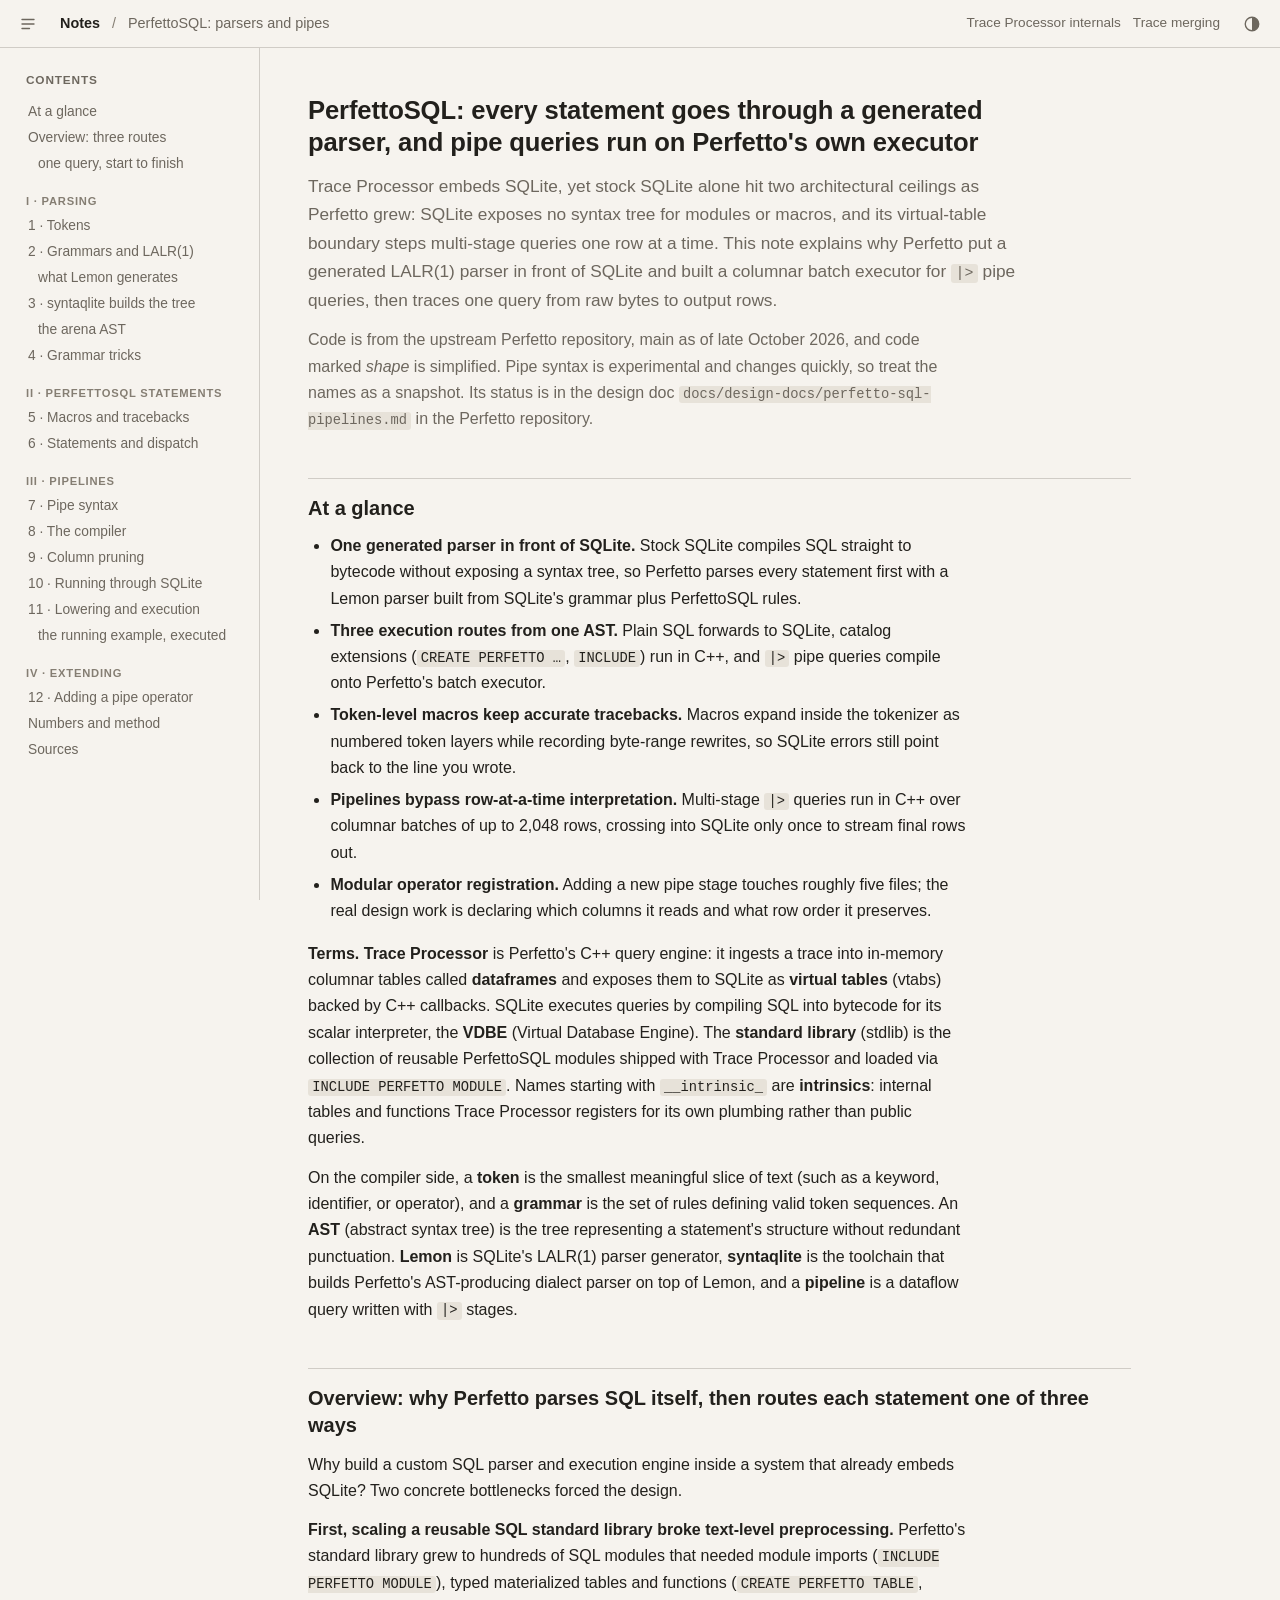
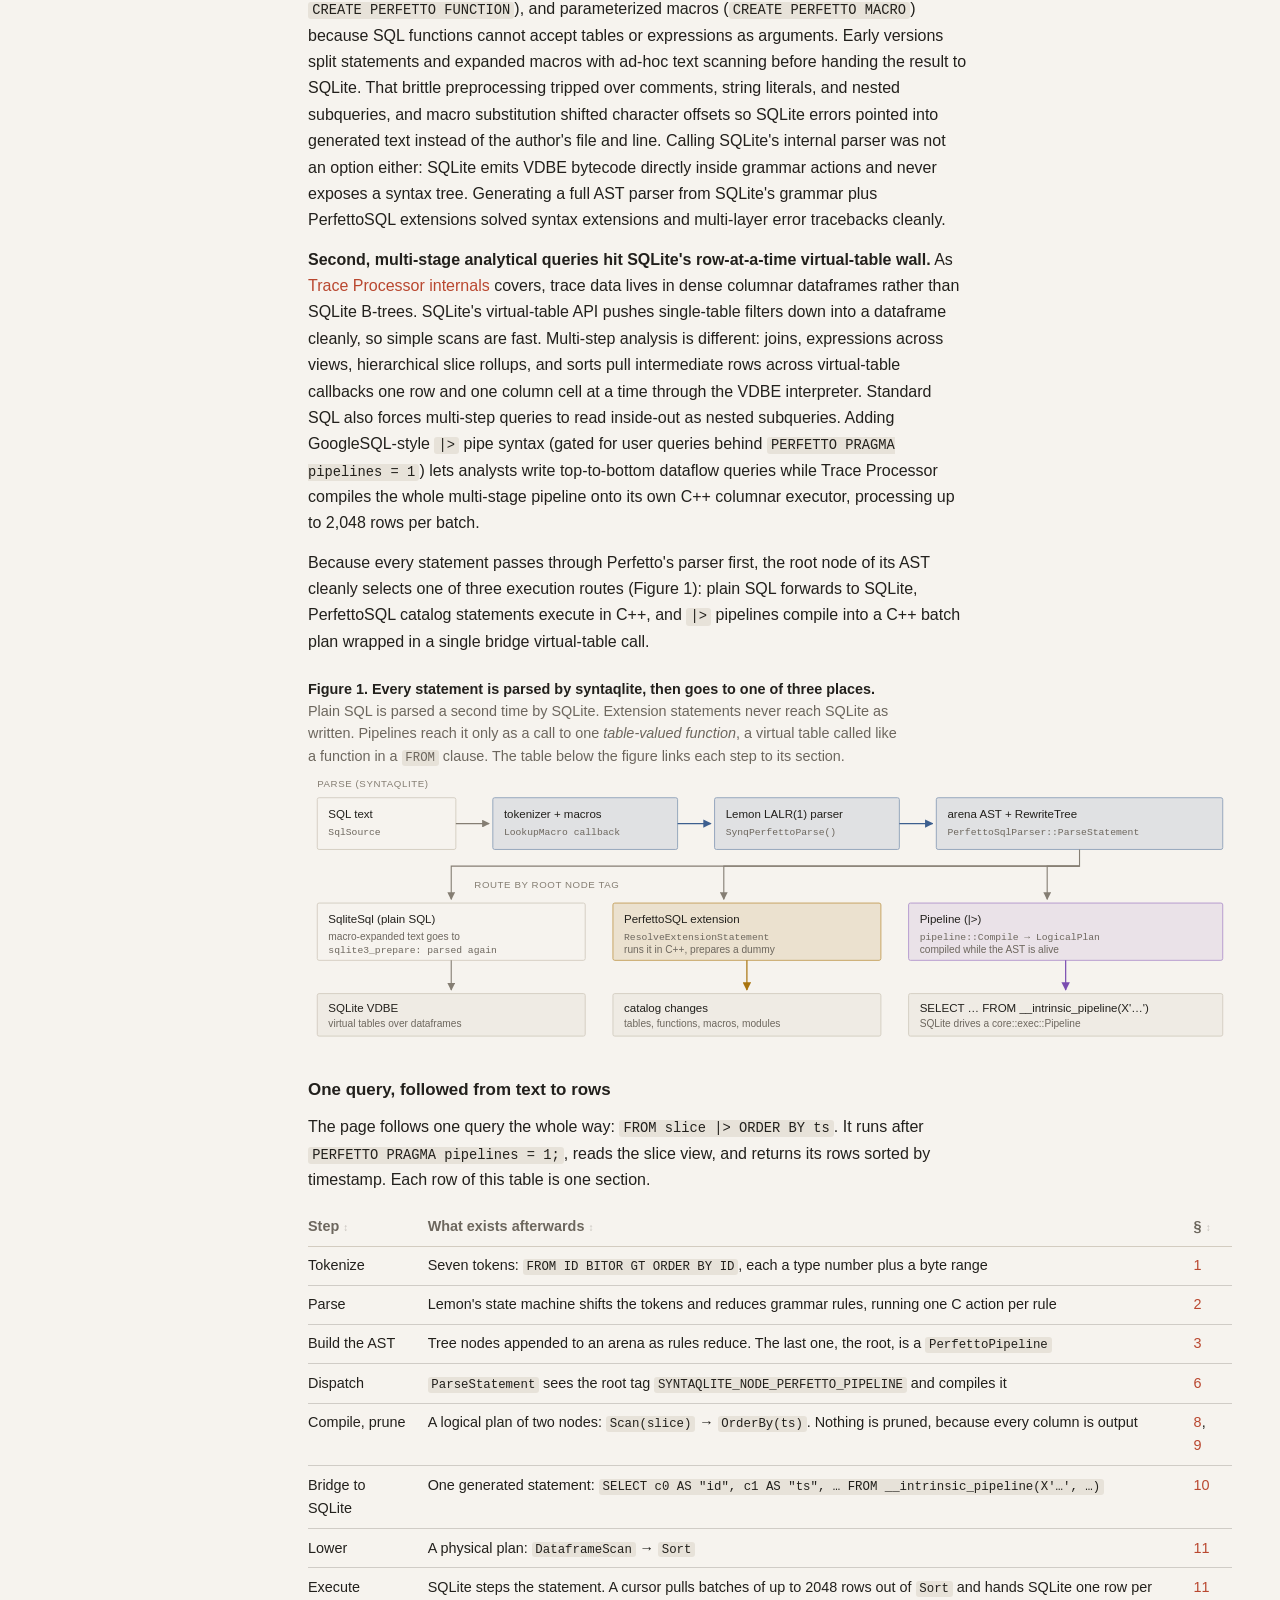
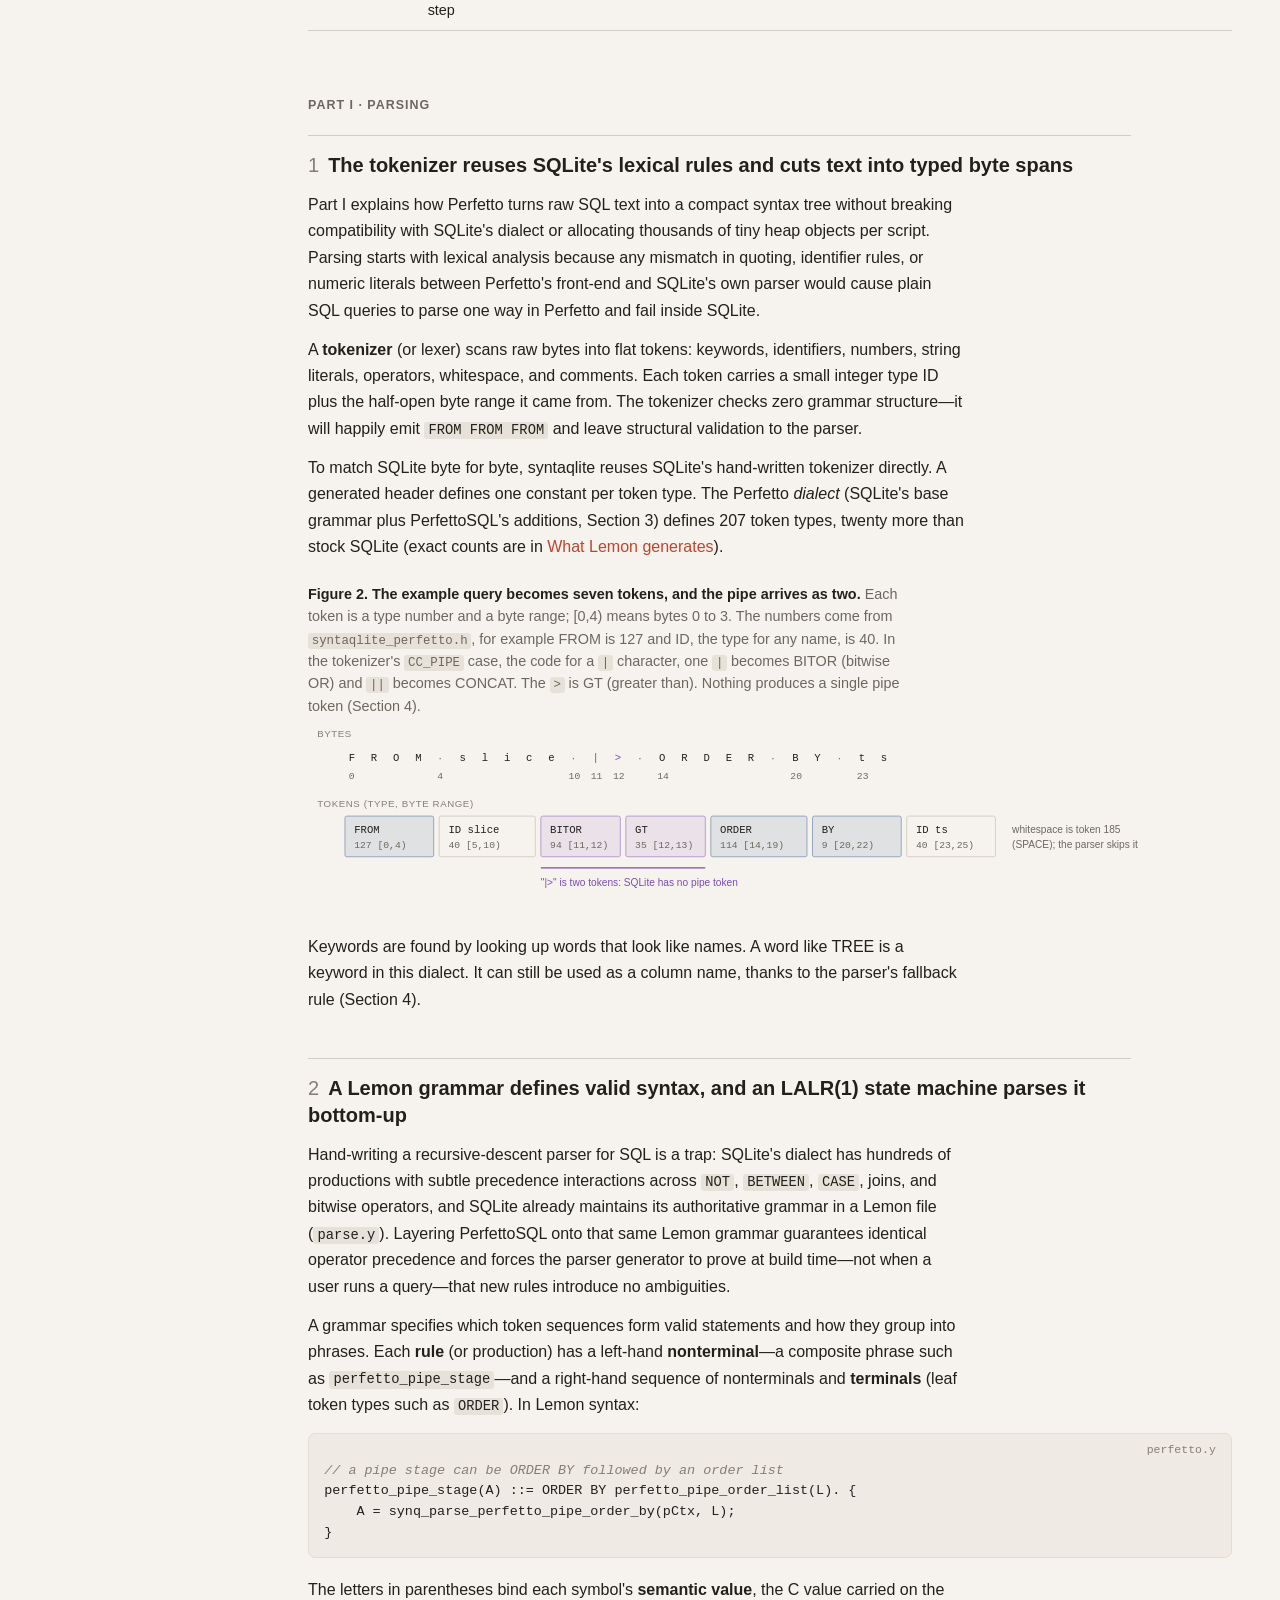
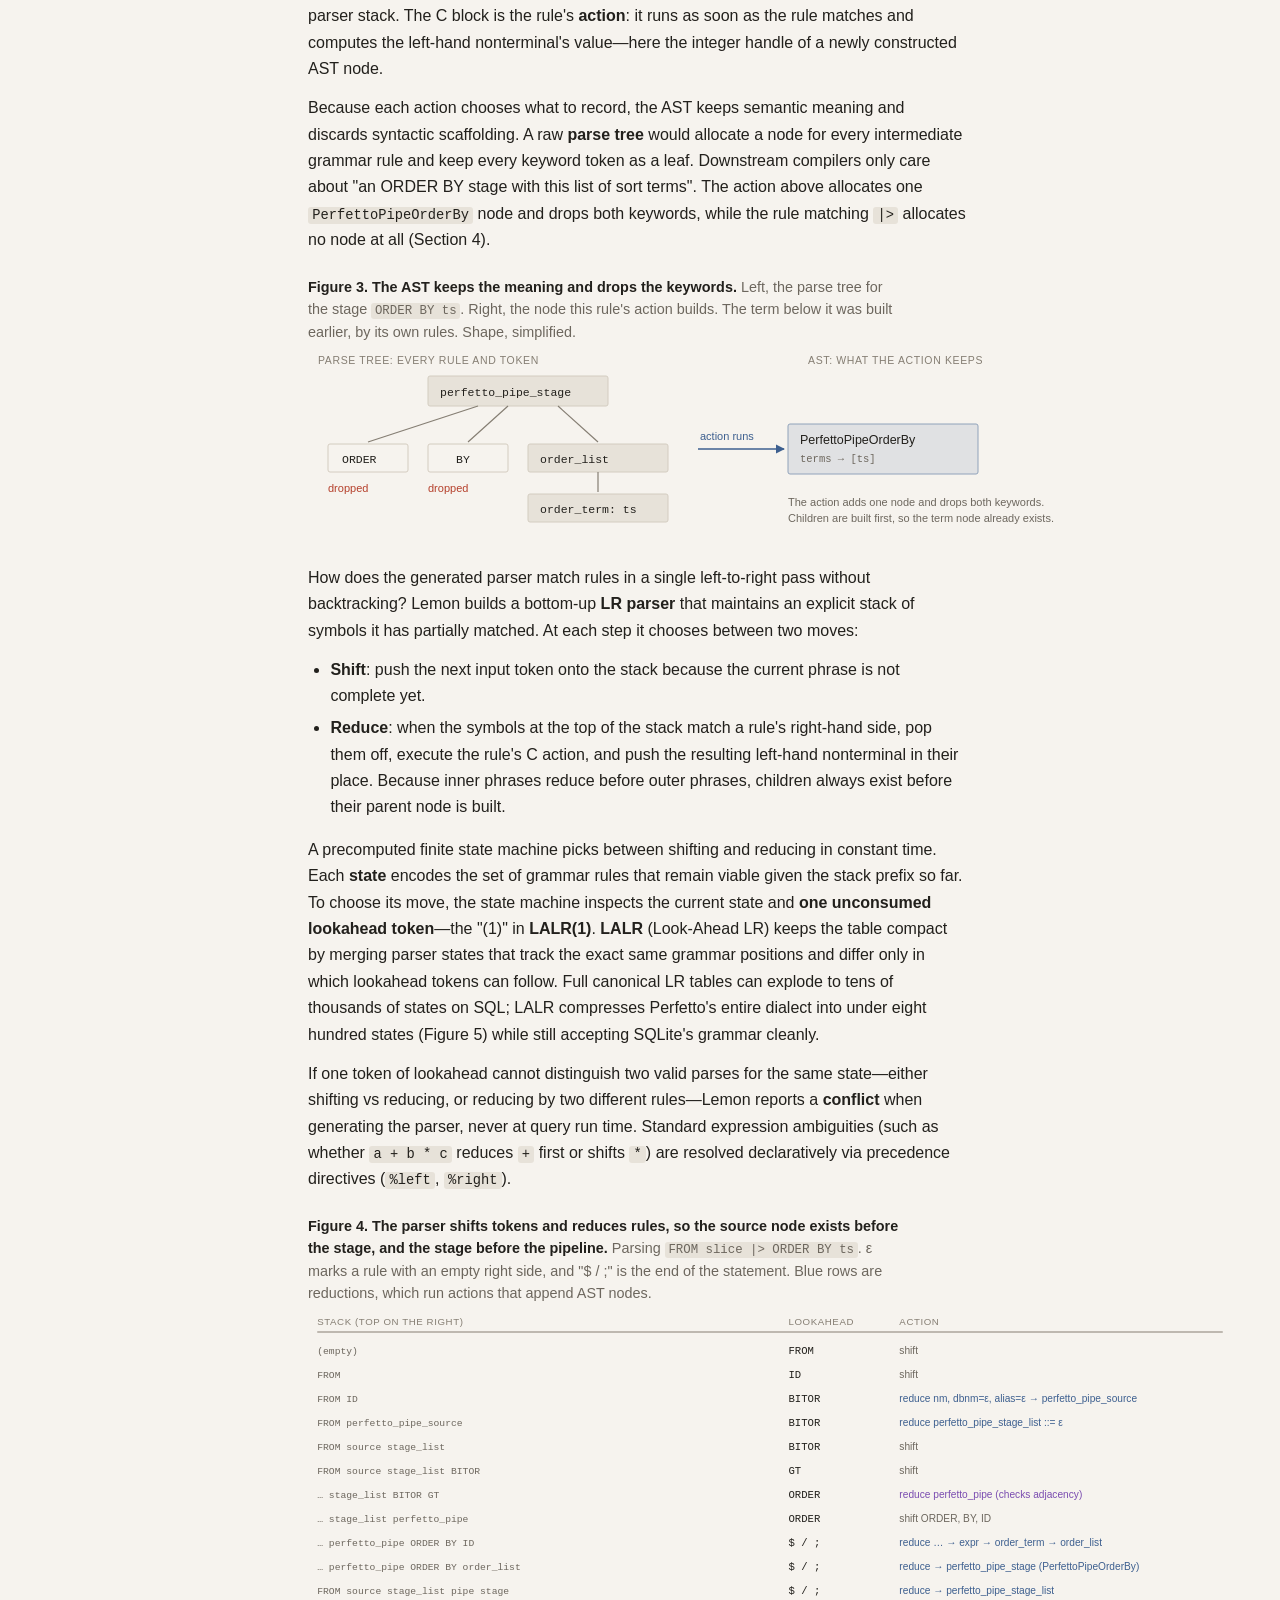
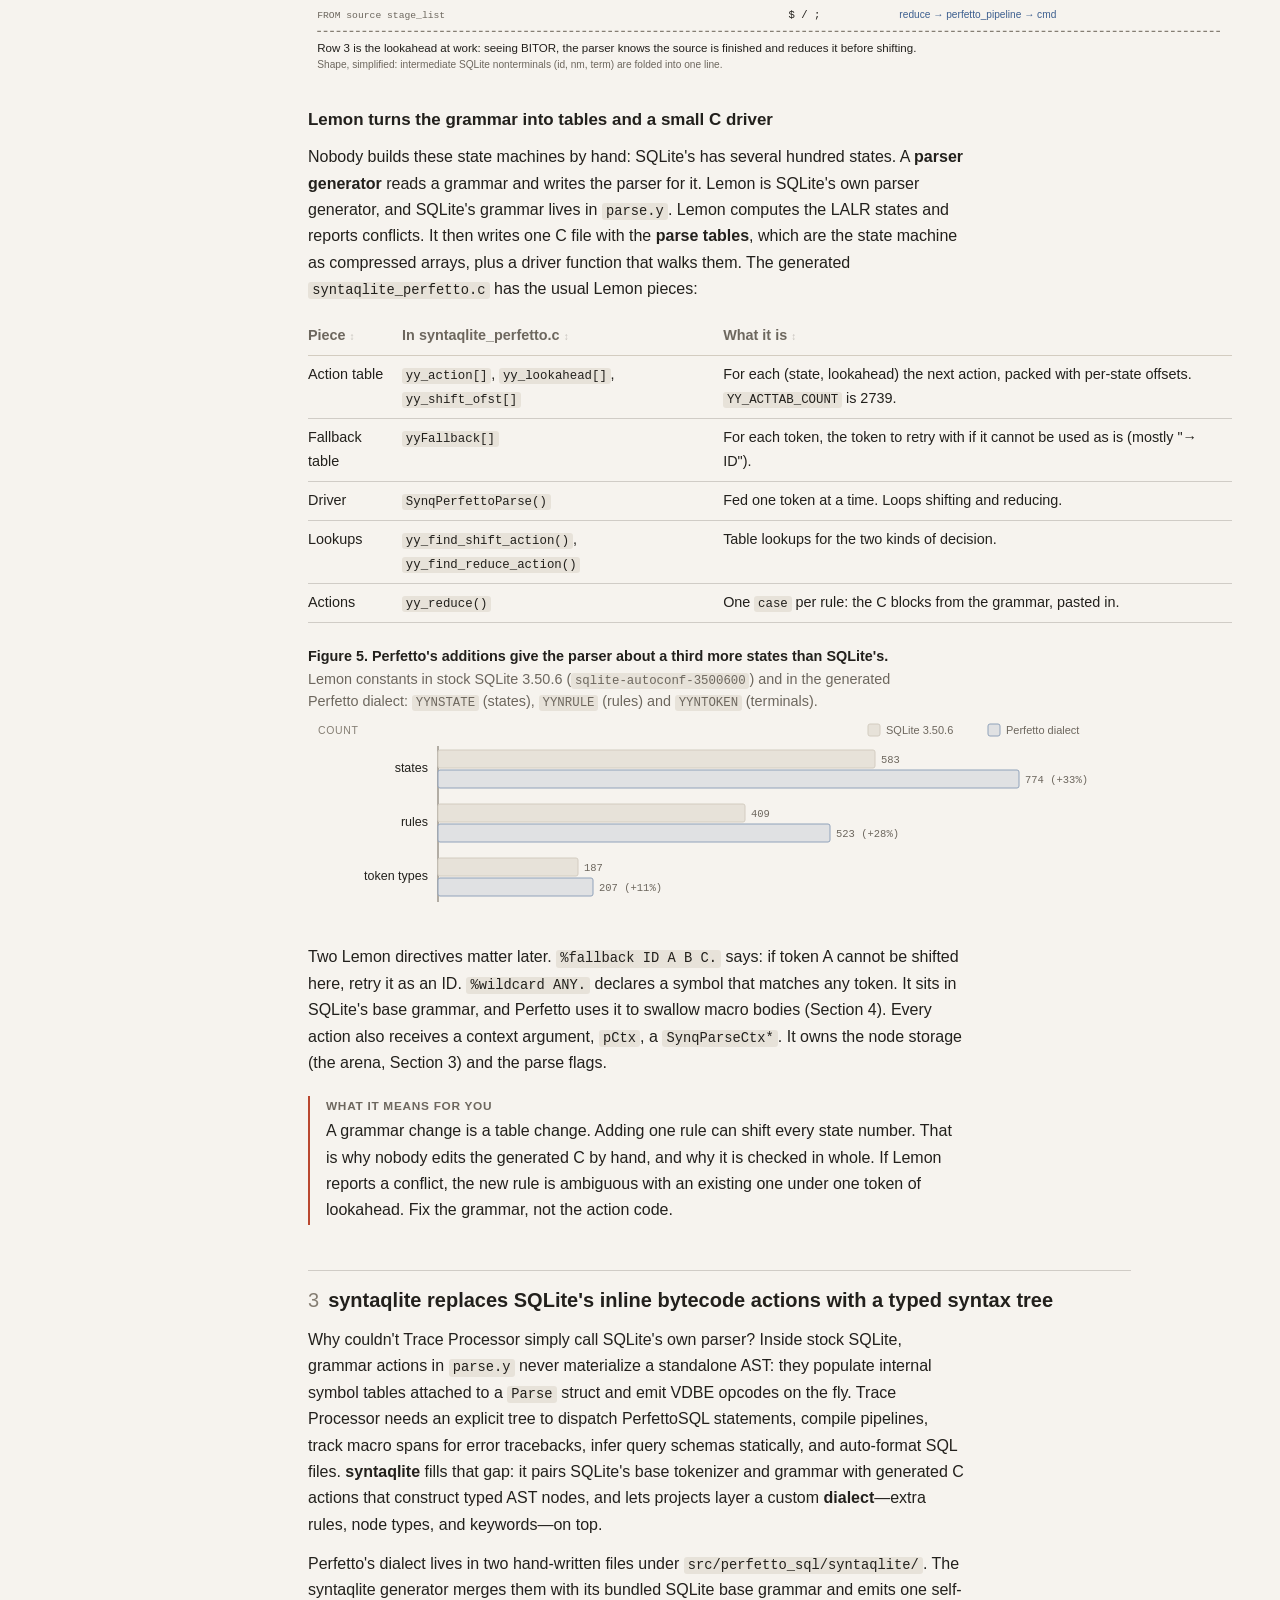
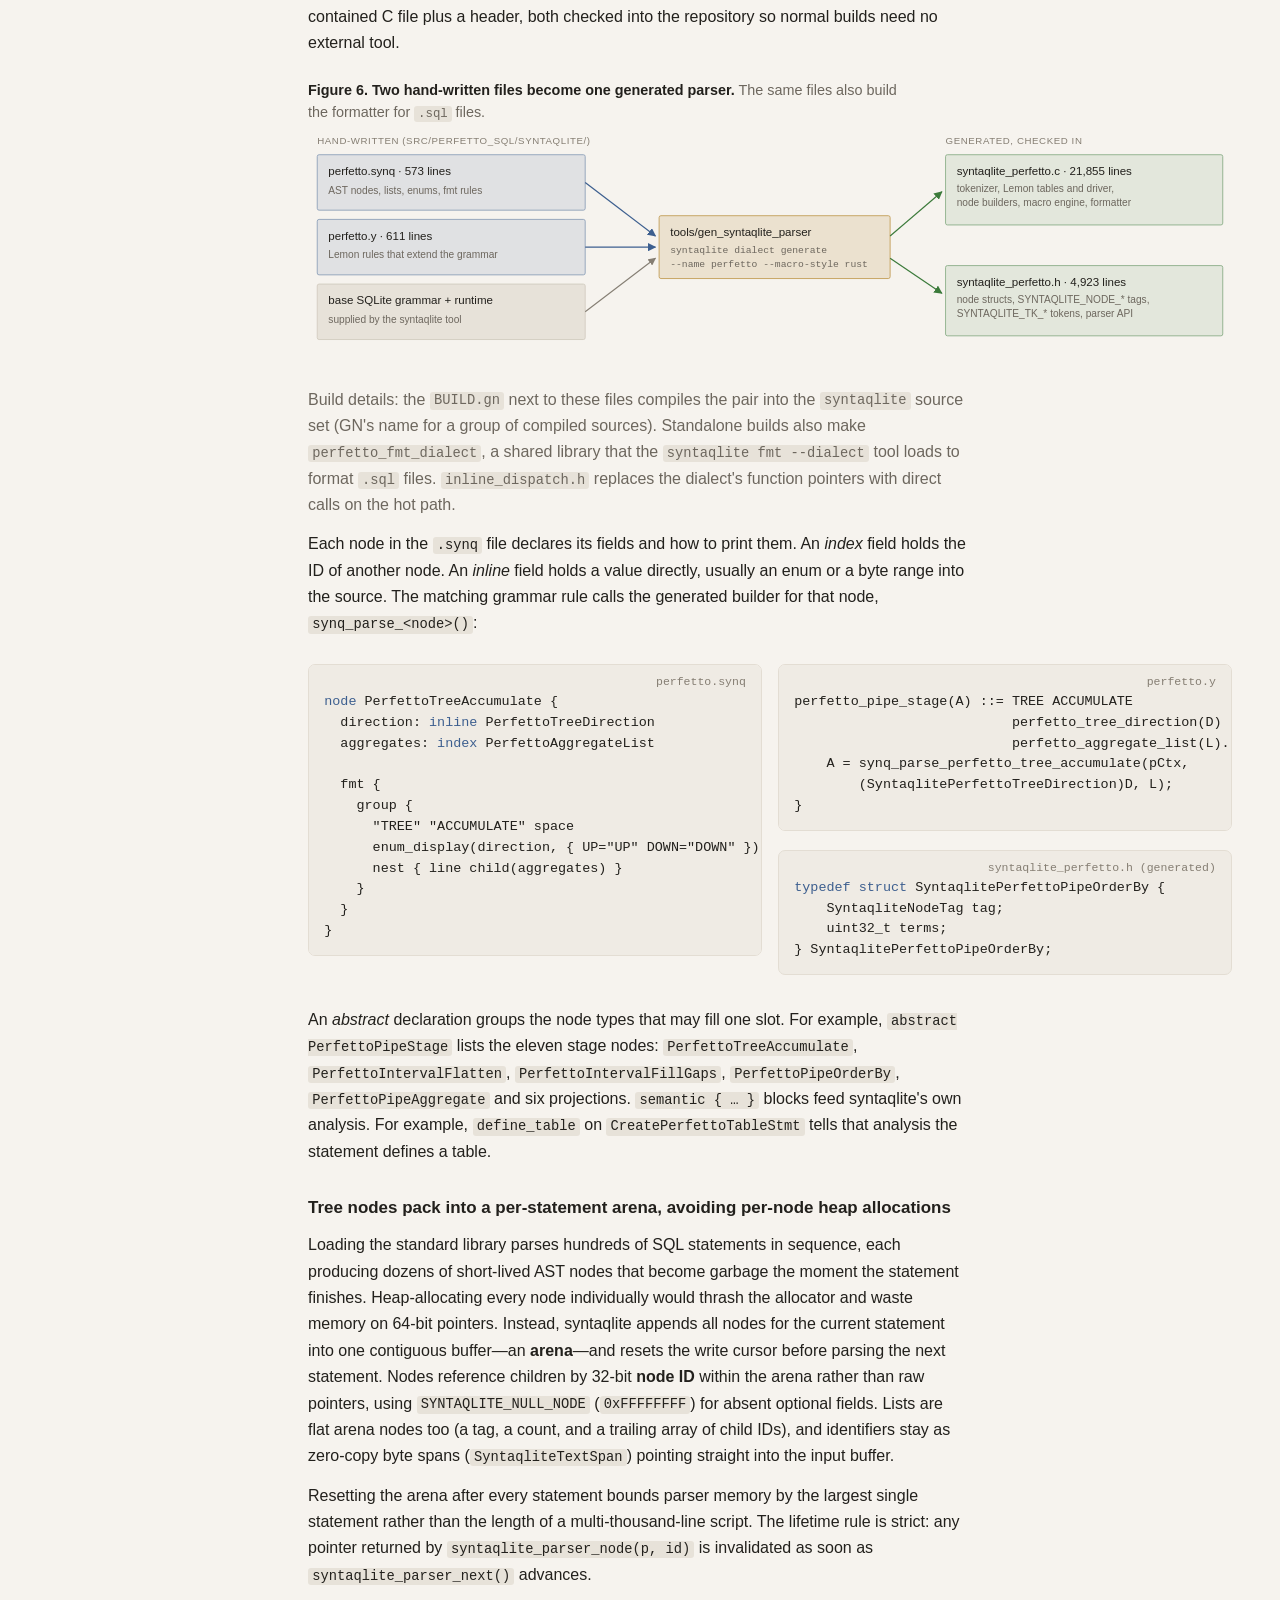
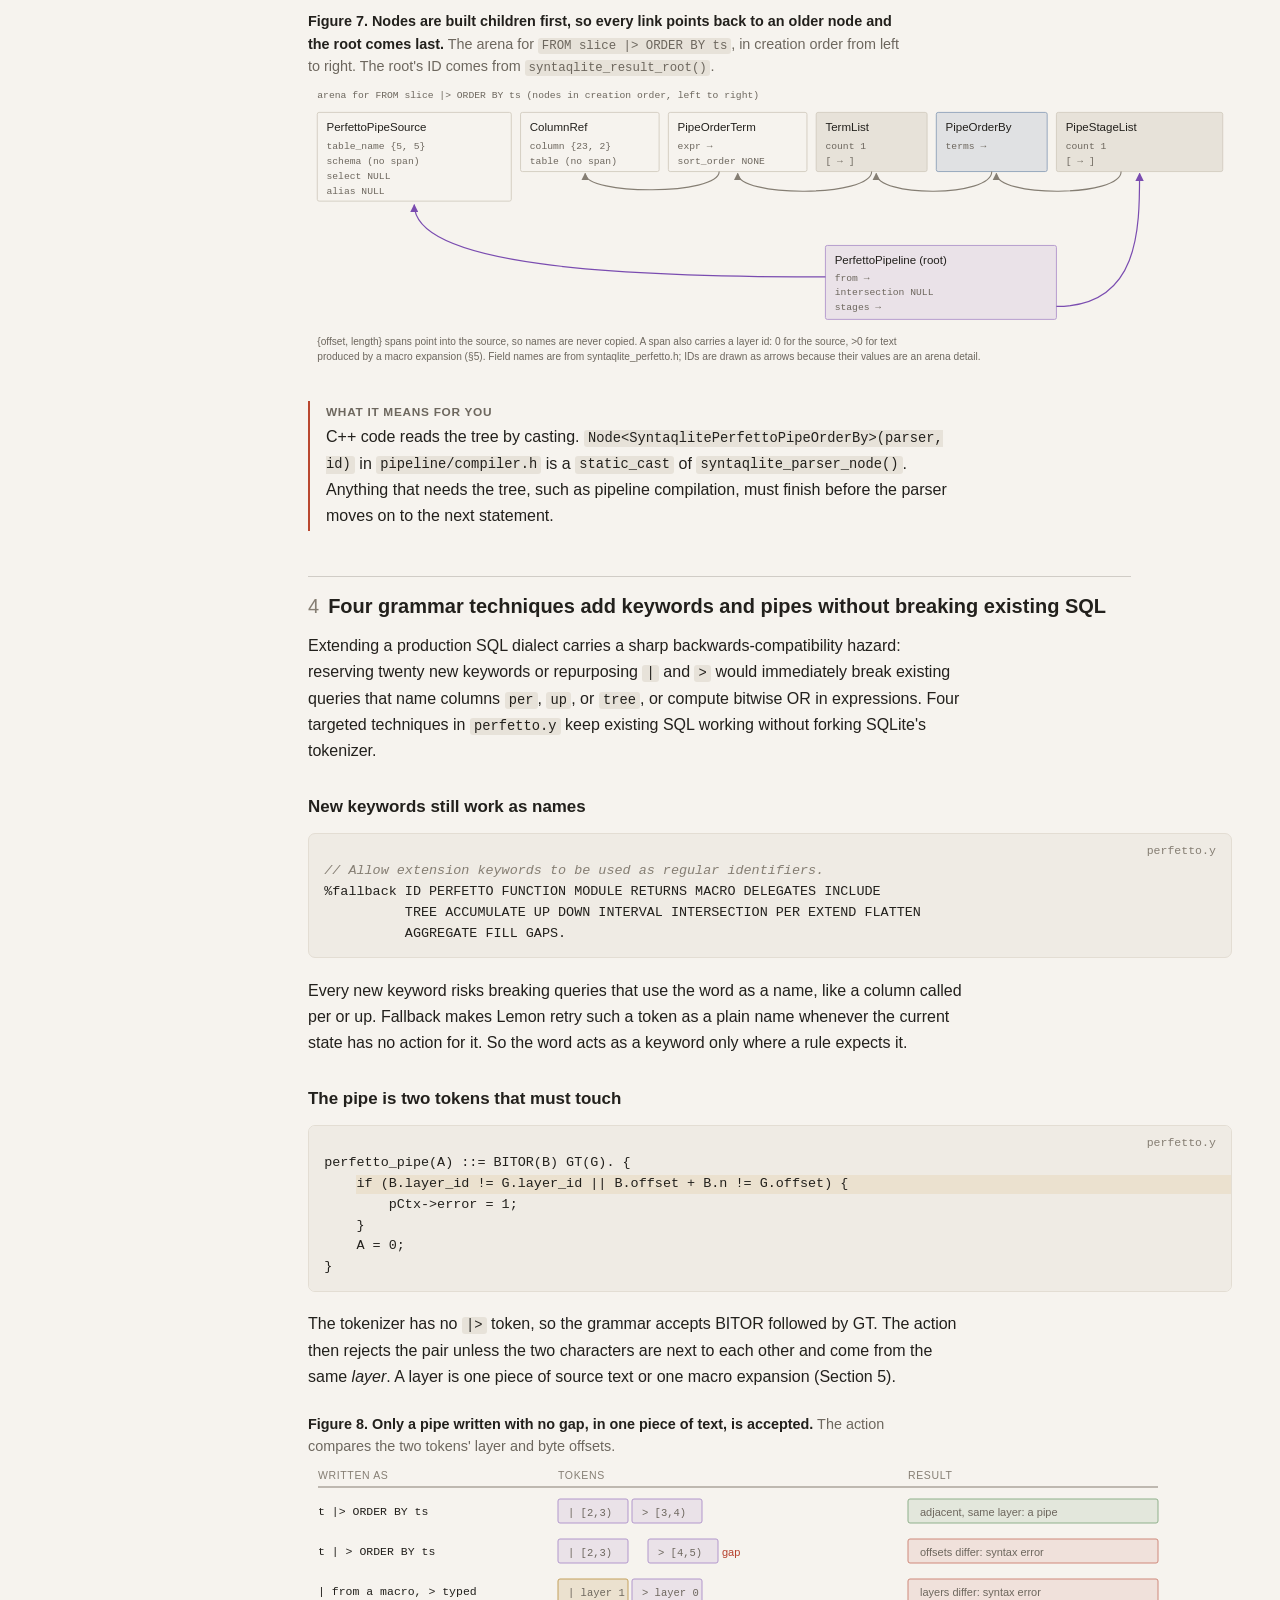
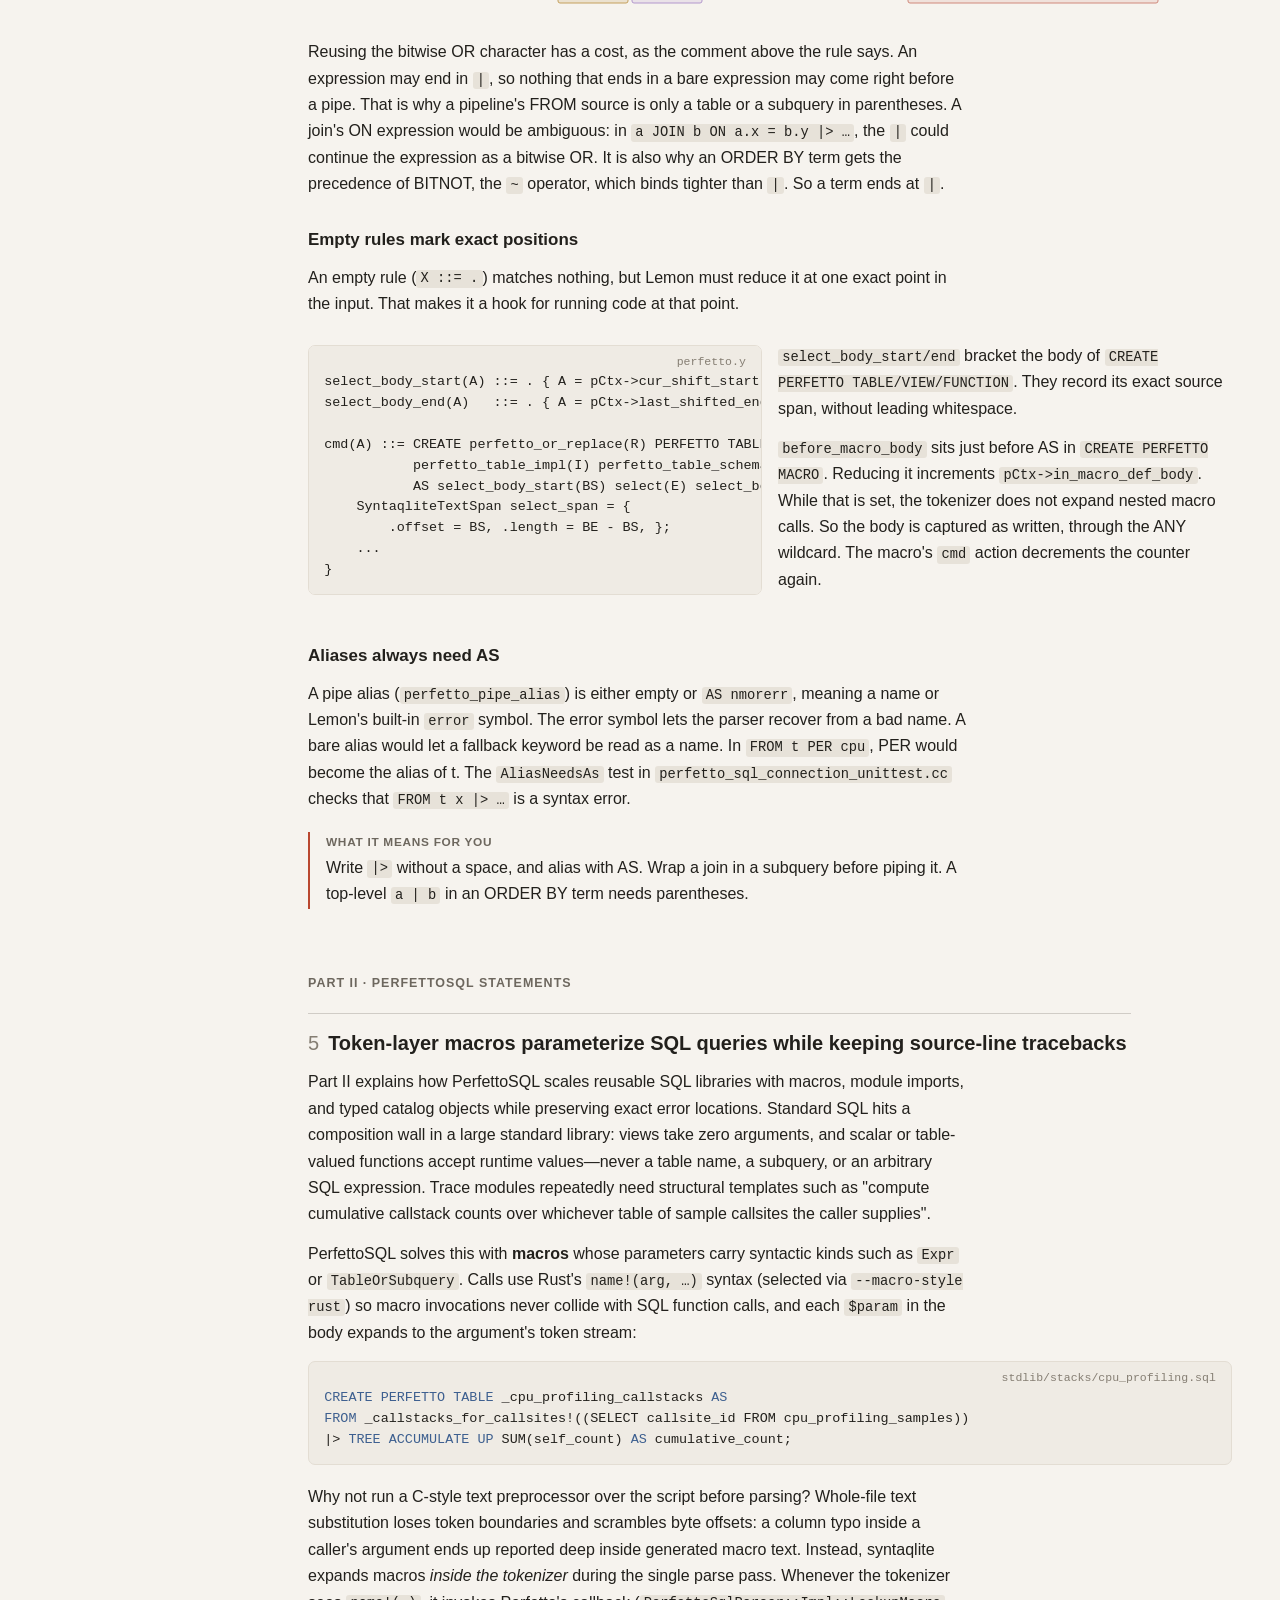
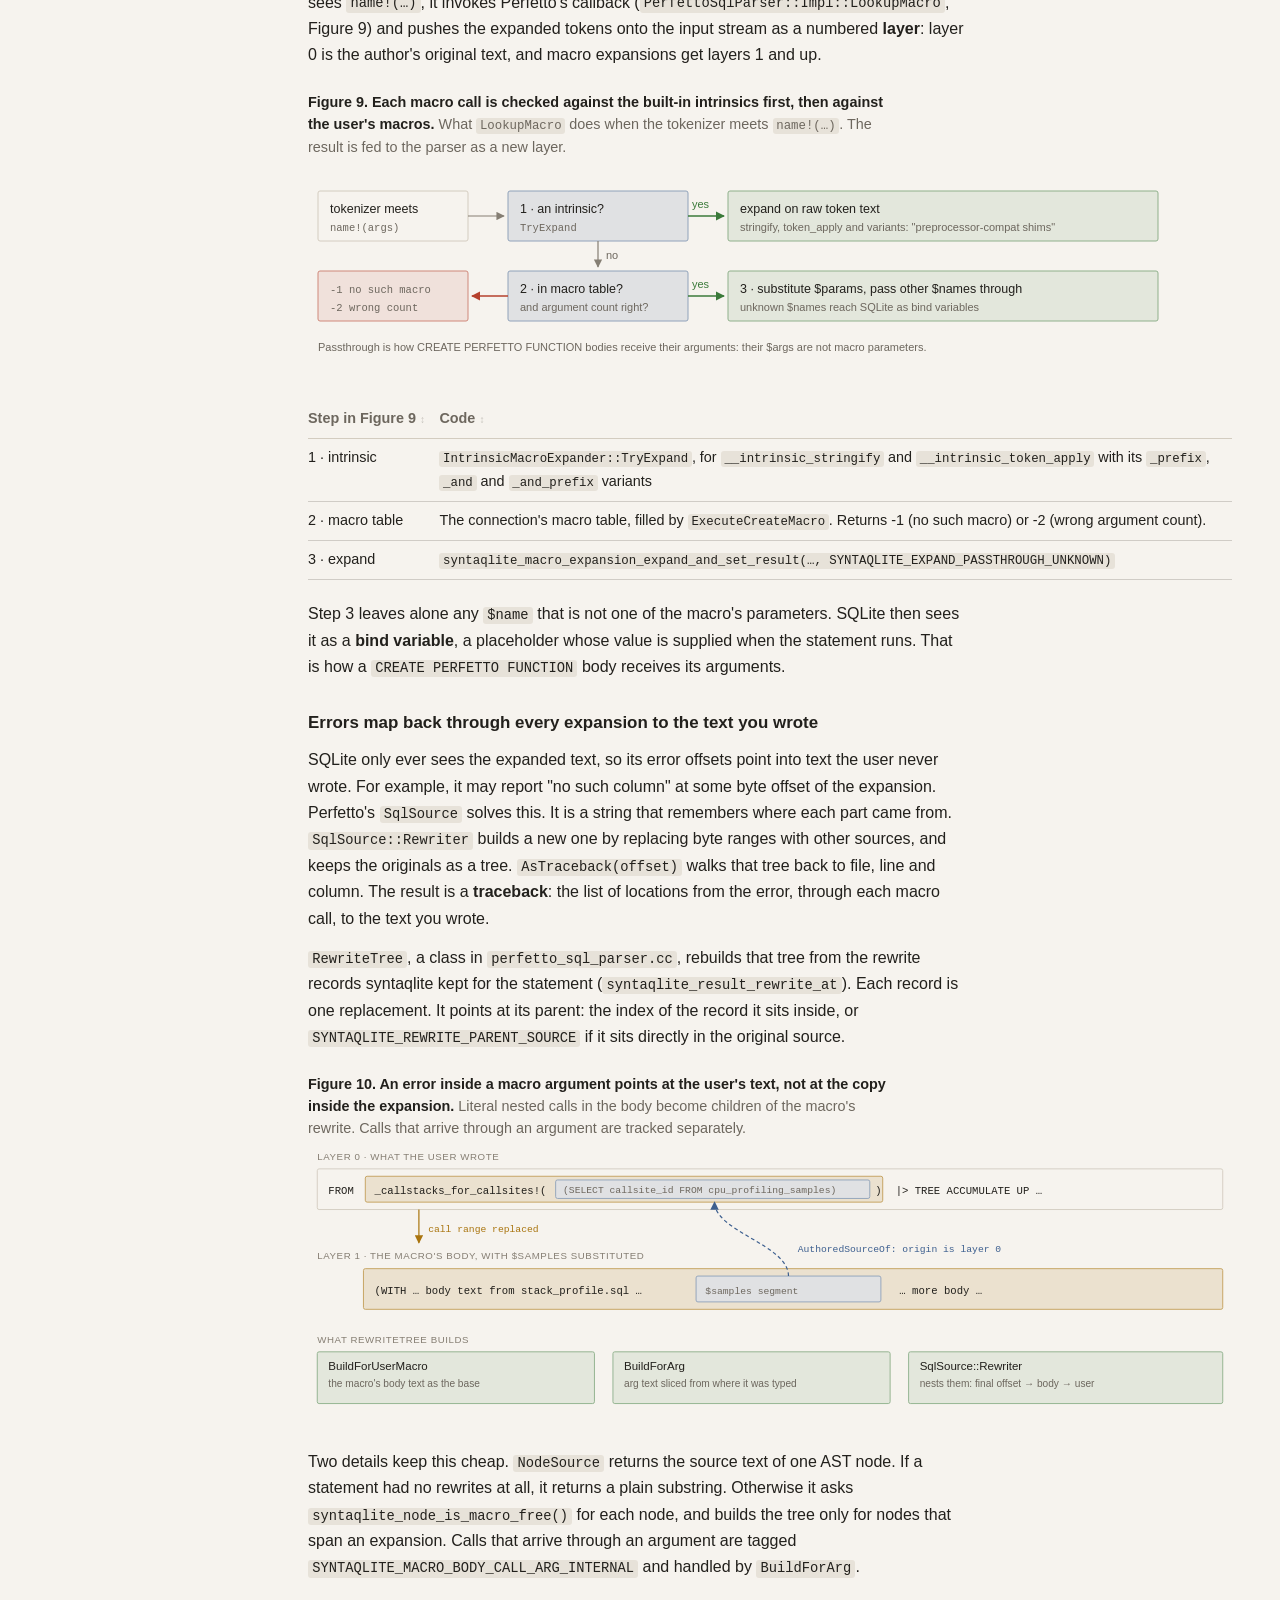
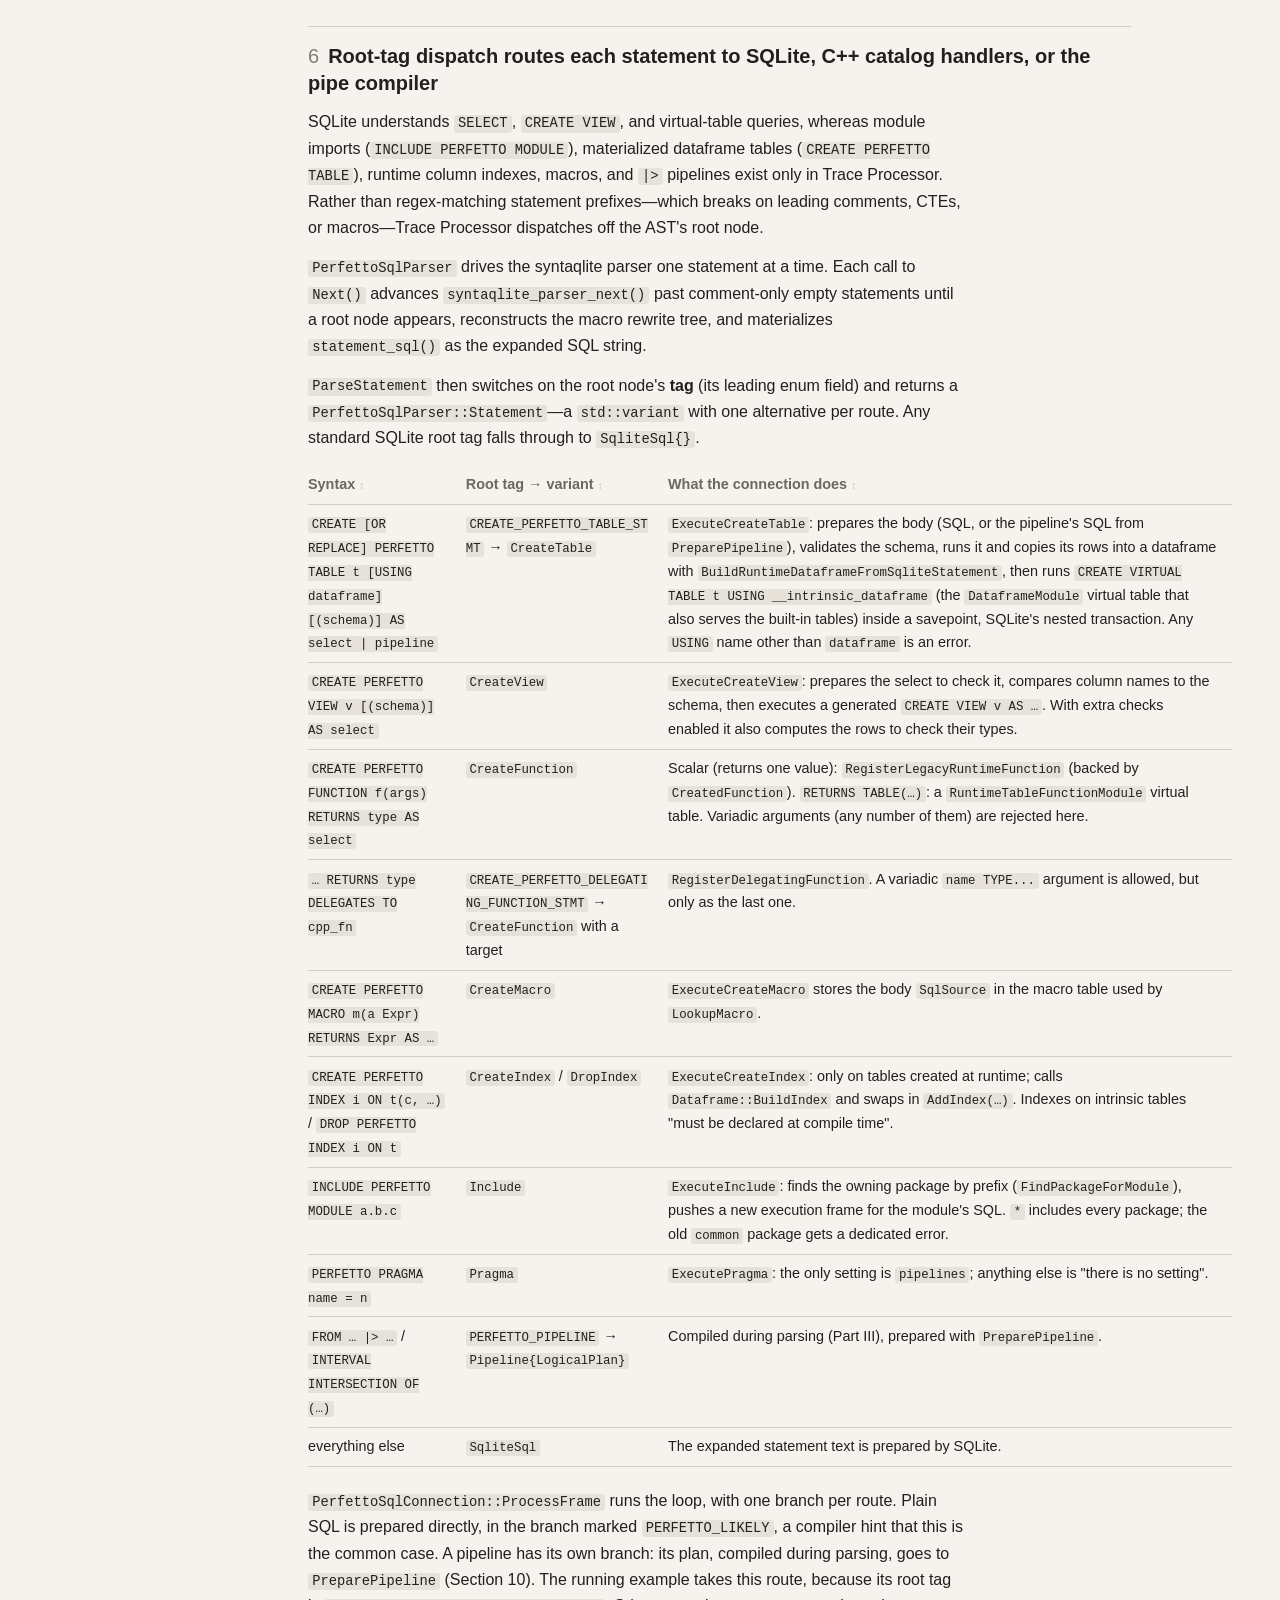
<file: perfettosql_next/index.html>
<!doctype html>
<html lang="en">
<head>
<meta charset="utf-8" />
<meta name="viewport" content="width=device-width, initial-scale=1" />
<title>PerfettoSQL: parsers, Lemon, syntaqlite and pipe operators</title>
<meta name="theme-color" content="#f6f3ee" media="(prefers-color-scheme: light)" />
<meta name="theme-color" content="#171614" media="(prefers-color-scheme: dark)" />
<link rel="icon" href="../assets/icon.svg" type="image/svg+xml" />
<link rel="stylesheet" href="../assets/site.css" />
<script src="../assets/site.js"></script>
</head>
<body class="note">
<div class="progress" aria-hidden="true"><div class="progress-bar"></div></div>

<svg width="0" height="0" style="position:absolute">
  <defs>
    <marker id="ah"  viewBox="0 0 10 10" refX="9" refY="5" markerWidth="7" markerHeight="7" orient="auto-start-reverse"><path d="M0,0 L10,5 L0,10 z" class="mk"/></marker>
    <marker id="ahr" viewBox="0 0 10 10" refX="9" refY="5" markerWidth="7" markerHeight="7" orient="auto-start-reverse"><path d="M0,0 L10,5 L0,10 z" class="mkr"/></marker>
    <marker id="aha" viewBox="0 0 10 10" refX="9" refY="5" markerWidth="7" markerHeight="7" orient="auto-start-reverse"><path d="M0,0 L10,5 L0,10 z" class="mka"/></marker>
    <marker id="ahg" viewBox="0 0 10 10" refX="9" refY="5" markerWidth="7" markerHeight="7" orient="auto-start-reverse"><path d="M0,0 L10,5 L0,10 z" class="mkg"/></marker>
    <marker id="ahv" viewBox="0 0 10 10" refX="9" refY="5" markerWidth="7" markerHeight="7" orient="auto-start-reverse"><path d="M0,0 L10,5 L0,10 z" class="mkv"/></marker>
    <marker id="ahw" viewBox="0 0 10 10" refX="9" refY="5" markerWidth="7" markerHeight="7" orient="auto-start-reverse"><path d="M0,0 L10,5 L0,10 z" class="mkw"/></marker>
    <pattern id="hatch" width="6" height="6" patternUnits="userSpaceOnUse" patternTransform="rotate(45)"><line x1="0" y1="0" x2="0" y2="6" class="hatch-l"/></pattern>
    <pattern id="hatchr" width="6" height="6" patternUnits="userSpaceOnUse" patternTransform="rotate(45)"><line x1="0" y1="0" x2="0" y2="6" class="hatch-r"/></pattern>
  </defs>
</svg>

<header class="topbar">
  <button type="button" class="icon-btn" id="nav-btn" aria-controls="toc" aria-expanded="false" title="Contents"><svg viewBox="0 0 24 24" aria-hidden="true"><path d="M4 6h16M4 12h16M4 18h10"/></svg><span class="lbl">Contents</span></button>
  <a class="tb-home" href="../index.html">Notes</a>
  <span class="tb-sep" aria-hidden="true">/</span>
  <span class="tb-title" title="Tokens · Lemon LALR(1) · syntaqlite · macros · |&gt; pipelines">PerfettoSQL: parsers and pipes</span>
  <span class="tb-spacer"></span>
  <a class="tb-x" href="../trace_processor_internals/index.html">Trace Processor internals</a>
  <a class="tb-x" href="../trace_merging/index.html">Trace merging</a>
  <button type="button" class="icon-btn" id="theme-btn" title="Theme" aria-label="Theme"></button>
</header>

<nav id="toc" aria-label="Contents">
  <div class="h">Contents</div>
  <a href="#glance">At a glance</a>
  <a href="#overview">Overview: three routes</a>
  <a href="#example" style="padding-left:18px">one query, start to finish</a>
  <div class="ph">I · Parsing</div>
  <a href="#tokens">1 · Tokens</a>
  <a href="#grammar">2 · Grammars and LALR(1)</a>
  <a href="#lemon" style="padding-left:18px">what Lemon generates</a>
  <a href="#syntaqlite">3 · syntaqlite builds the tree</a>
  <a href="#arena" style="padding-left:18px">the arena AST</a>
  <a href="#tricks">4 · Grammar tricks</a>
  <div class="ph">II · PerfettoSQL statements</div>
  <a href="#macros">5 · Macros and tracebacks</a>
  <a href="#statements">6 · Statements and dispatch</a>
  <div class="ph">III · Pipelines</div>
  <a href="#pipes">7 · Pipe syntax</a>
  <a href="#compiler">8 · The compiler</a>
  <a href="#pruning">9 · Column pruning</a>
  <a href="#bridge">10 · Running through SQLite</a>
  <a href="#lowering">11 · Lowering and execution</a>
  <a href="#run" style="padding-left:18px">the running example, executed</a>
  <div class="ph">IV · Extending</div>
  <a href="#new-op">12 · Adding a pipe operator</a>
  <a href="#method">Numbers and method</a>
  <a href="#sources">Sources</a>
</nav>

<main id="top">
<h1>PerfettoSQL: every statement goes through a generated parser, and pipe queries run on Perfetto's own executor</h1>
<p class="lead">Trace Processor embeds SQLite, yet stock SQLite alone hit two architectural ceilings as Perfetto grew: SQLite exposes no syntax tree for modules or macros, and its virtual-table boundary steps multi-stage queries one row at a time.
This note explains why Perfetto put a generated LALR(1) parser in front of SQLite and built a columnar batch executor for <code>|&gt;</code> pipe queries, then traces one query from raw bytes to output rows.</p>
<p class="m">Code is from the upstream Perfetto repository, main as of late October 2026, and code marked <em>shape</em> is simplified.
Pipe syntax is experimental and changes quickly, so treat the names as a snapshot. Its status is in the design doc
<code>docs/design-docs/perfetto-sql-pipelines.md</code> in the Perfetto repository.</p>

<h2 id="glance">At a glance</h2>
<ul>
<li><b>One generated parser in front of SQLite.</b> Stock SQLite compiles SQL straight to bytecode without exposing a syntax tree, so Perfetto parses every statement first with a Lemon parser built from SQLite's grammar plus PerfettoSQL rules.</li>
<li><b>Three execution routes from one AST.</b> Plain SQL forwards to SQLite, catalog extensions (<code>CREATE PERFETTO …</code>, <code>INCLUDE</code>) run in C++, and <code>|&gt;</code> pipe queries compile onto Perfetto's batch executor.</li>
<li><b>Token-level macros keep accurate tracebacks.</b> Macros expand inside the tokenizer as numbered token layers while recording byte-range rewrites, so SQLite errors still point back to the line you wrote.</li>
<li><b>Pipelines bypass row-at-a-time interpretation.</b> Multi-stage <code>|&gt;</code> queries run in C++ over columnar batches of up to 2,048 rows, crossing into SQLite only once to stream final rows out.</li>
<li><b>Modular operator registration.</b> Adding a new pipe stage touches roughly five files; the real design work is declaring which columns it reads and what row order it preserves.</li>
</ul>
<p><b>Terms.</b> <b>Trace Processor</b> is Perfetto's C++ query engine: it ingests a trace into in-memory columnar tables called <b>dataframes</b> and exposes them to SQLite as <b>virtual tables</b> (vtabs) backed by C++ callbacks.
SQLite executes queries by compiling SQL into bytecode for its scalar interpreter, the <b>VDBE</b> (Virtual Database Engine).
The <b>standard library</b> (stdlib) is the collection of reusable PerfettoSQL modules shipped with Trace Processor and loaded via <code>INCLUDE PERFETTO MODULE</code>.
Names starting with <code>__intrinsic_</code> are <b>intrinsics</b>: internal tables and functions Trace Processor registers for its own plumbing rather than public queries.</p>
<p>On the compiler side, a <b>token</b> is the smallest meaningful slice of text (such as a keyword, identifier, or operator), and a <b>grammar</b> is the set of rules defining valid token sequences.
An <b>AST</b> (abstract syntax tree) is the tree representing a statement's structure without redundant punctuation.
<b>Lemon</b> is SQLite's LALR(1) parser generator, <b>syntaqlite</b> is the toolchain that builds Perfetto's AST-producing dialect parser on top of Lemon, and a <b>pipeline</b> is a dataflow query written with <code>|&gt;</code> stages.</p>

<h2 id="overview">Overview: why Perfetto parses SQL itself, then routes each statement one of three ways</h2>
<p>Why build a custom SQL parser and execution engine inside a system that already embeds SQLite? Two concrete bottlenecks forced the design.</p>
<p><b>First, scaling a reusable SQL standard library broke text-level preprocessing.</b> Perfetto's standard library grew to hundreds of SQL modules that needed module imports (<code>INCLUDE PERFETTO MODULE</code>), typed materialized tables and functions (<code>CREATE PERFETTO TABLE</code>, <code>CREATE PERFETTO FUNCTION</code>), and parameterized macros (<code>CREATE PERFETTO MACRO</code>) because SQL functions cannot accept tables or expressions as arguments. Early versions split statements and expanded macros with ad-hoc text scanning before handing the result to SQLite. That brittle preprocessing tripped over comments, string literals, and nested subqueries, and macro substitution shifted character offsets so SQLite errors pointed into generated text instead of the author's file and line. Calling SQLite's internal parser was not an option either: SQLite emits VDBE bytecode directly inside grammar actions and never exposes a syntax tree. Generating a full AST parser from SQLite's grammar plus PerfettoSQL extensions solved syntax extensions and multi-layer error tracebacks cleanly.</p>
<p><b>Second, multi-stage analytical queries hit SQLite's row-at-a-time virtual-table wall.</b> As <a href="../trace_processor_internals/index.html">Trace Processor internals</a> covers, trace data lives in dense columnar dataframes rather than SQLite B-trees. SQLite's virtual-table API pushes single-table filters down into a dataframe cleanly, so simple scans are fast. Multi-step analysis is different: joins, expressions across views, hierarchical slice rollups, and sorts pull intermediate rows across virtual-table callbacks one row and one column cell at a time through the VDBE interpreter. Standard SQL also forces multi-step queries to read inside-out as nested subqueries. Adding GoogleSQL-style <code>|&gt;</code> pipe syntax (gated for user queries behind <code>PERFETTO PRAGMA pipelines = 1</code>) lets analysts write top-to-bottom dataflow queries while Trace Processor compiles the whole multi-stage pipeline onto its own C++ columnar executor, processing up to 2,048 rows per batch.</p>
<p>Because every statement passes through Perfetto's parser first, the root node of its AST cleanly selects one of three execution routes (Figure 1): plain SQL forwards to SQLite, PerfettoSQL catalog statements execute in C++, and <code>|&gt;</code> pipelines compile into a C++ batch plan wrapped in a single bridge virtual-table call.</p>

<figure>
<figcaption><b>Figure 1. Every statement is parsed by syntaqlite, then goes to one of three places.</b> Plain SQL is parsed a second
time by SQLite. Extension statements never reach SQLite as written. Pipelines reach it only as a call to one <em>table-valued
function</em>, a virtual table called like a function in a <code>FROM</code> clause. The table below the figure links each step to its section.</figcaption>
<svg viewBox="0 0 1000 300" role="img" aria-label="Route of a PerfettoSQL statement">
  <text x="10" y="18" class="th">parse (syntaqlite)</text>
  <rect x="10" y="30" width="150" height="56" rx="2" class="b0"/>
  <text x="22" y="52" class="tb">SQL text</text><text x="22" y="70" class="tms">SqlSource</text>
  <path d="M160,58 L196,58" class="ln" marker-end="url(#ah)"/>
  <rect x="200" y="30" width="200" height="56" rx="2" class="ba"/>
  <text x="212" y="52" class="tb">tokenizer + macros</text><text x="212" y="70" class="tms">LookupMacro callback</text>
  <path d="M400,58 L436,58" class="lna" marker-end="url(#aha)"/>
  <rect x="440" y="30" width="200" height="56" rx="2" class="ba"/>
  <text x="452" y="52" class="tb">Lemon LALR(1) parser</text><text x="452" y="70" class="tms">SynqPerfettoParse()</text>
  <path d="M640,58 L676,58" class="lna" marker-end="url(#aha)"/>
  <rect x="680" y="30" width="310" height="56" rx="2" class="ba"/>
  <text x="692" y="52" class="tb">arena AST + RewriteTree</text><text x="692" y="70" class="tms">PerfettoSqlParser::ParseStatement</text>

  <text x="180" y="128" class="th">route by root node tag</text>
  <path d="M835,86 L835,104 L155,104 L155,140" class="ln" marker-end="url(#ah)"/>
  <path d="M835,104 L450,104 L450,140" class="ln" marker-end="url(#ah)"/>
  <path d="M835,104 L800,104 L800,140" class="ln" marker-end="url(#ah)"/>

  <rect x="10" y="144" width="290" height="62" rx="2" class="b0"/>
  <text x="22" y="166" class="tb">SqliteSql (plain SQL)</text><text x="22" y="184" class="ts">macro-expanded text goes to</text><text x="22" y="198" class="tms">sqlite3_prepare: parsed again</text>
  <rect x="330" y="144" width="290" height="62" rx="2" class="bw"/>
  <text x="342" y="166" class="tb">PerfettoSQL extension</text><text x="342" y="184" class="tms">ResolveExtensionStatement</text><text x="342" y="198" class="ts">runs it in C++, prepares a dummy</text>
  <rect x="650" y="144" width="340" height="62" rx="2" class="bv"/>
  <text x="662" y="166" class="tb">Pipeline (|&gt;)</text><text x="662" y="184" class="tms">pipeline::Compile → LogicalPlan</text><text x="662" y="198" class="ts">compiled while the AST is alive</text>

  <path d="M155,206 L155,238" class="ln" marker-end="url(#ah)"/>
  <path d="M475,206 L475,238" class="lnw" marker-end="url(#ahw)"/>
  <path d="M820,206 L820,238" class="lnv" marker-end="url(#ahv)"/>
  <rect x="10" y="242" width="290" height="46" rx="2" class="b"/>
  <text x="22" y="262" class="tb">SQLite VDBE</text><text x="22" y="278" class="ts">virtual tables over dataframes</text>
  <rect x="330" y="242" width="290" height="46" rx="2" class="b"/>
  <text x="342" y="262" class="tb">catalog changes</text><text x="342" y="278" class="ts">tables, functions, macros, modules</text>
  <rect x="650" y="242" width="340" height="46" rx="2" class="b"/>
  <text x="662" y="262" class="tb">SELECT … FROM __intrinsic_pipeline(X'…')</text><text x="662" y="278" class="ts">SQLite drives a core::exec::Pipeline</text>
</svg>
</figure>

<h3 id="example">One query, followed from text to rows</h3>
<p>The page follows one query the whole way: <code>FROM slice |&gt; ORDER BY ts</code>.
It runs after <code>PERFETTO PRAGMA pipelines = 1;</code>, reads the slice view, and returns its rows sorted by timestamp.
Each row of this table is one section.</p>
<table>
  <thead><tr><th>Step</th><th>What exists afterwards</th><th>§</th></tr></thead>
  <tbody>
    <tr><td>Tokenize</td><td>Seven tokens: <code>FROM ID BITOR GT ORDER BY ID</code>, each a type number plus a byte range</td><td><a href="#tokens">1</a></td></tr>
    <tr><td>Parse</td><td>Lemon's state machine shifts the tokens and reduces grammar rules, running one C action per rule</td><td><a href="#grammar">2</a></td></tr>
    <tr><td>Build the AST</td><td>Tree nodes appended to an arena as rules reduce. The last one, the root, is a <code>PerfettoPipeline</code></td><td><a href="#arena">3</a></td></tr>
    <tr><td>Dispatch</td><td><code>ParseStatement</code> sees the root tag <code>SYNTAQLITE_NODE_PERFETTO_PIPELINE</code> and compiles it</td><td><a href="#statements">6</a></td></tr>
    <tr><td>Compile, prune</td><td>A logical plan of two nodes: <code>Scan(slice)</code> → <code>OrderBy(ts)</code>. Nothing is pruned, because every column is output</td><td><a href="#compiler">8</a>, <a href="#pruning">9</a></td></tr>
    <tr><td>Bridge to SQLite</td><td>One generated statement: <code>SELECT c0 AS "id", c1 AS "ts", … FROM __intrinsic_pipeline(X'…', …)</code></td><td><a href="#bridge">10</a></td></tr>
    <tr><td>Lower</td><td>A physical plan: <code>DataframeScan</code> → <code>Sort</code></td><td><a href="#lowering">11</a></td></tr>
    <tr><td>Execute</td><td>SQLite steps the statement. A cursor pulls batches of up to 2048 rows out of <code>Sort</code> and hands SQLite one row per step</td><td><a href="#run">11</a></td></tr>
  </tbody>
</table>

<!-- ═════════════════════════ PART I ═════════════════════════ -->
<div class="part">Part I · Parsing</div>

<h2 id="tokens"><span class="n">1</span>The tokenizer reuses SQLite's lexical rules and cuts text into typed byte spans</h2>
<p>Part I explains how Perfetto turns raw SQL text into a compact syntax tree without breaking compatibility with SQLite's dialect or allocating thousands of tiny heap objects per script.
Parsing starts with lexical analysis because any mismatch in quoting, identifier rules, or numeric literals between Perfetto's front-end and SQLite's own parser would cause plain SQL queries to parse one way in Perfetto and fail inside SQLite.</p>
<p>A <b>tokenizer</b> (or lexer) scans raw bytes into flat tokens: keywords, identifiers, numbers, string literals, operators, whitespace, and comments.
Each token carries a small integer type ID plus the half-open byte range it came from.
The tokenizer checks zero grammar structure—it will happily emit <code>FROM FROM FROM</code> and leave structural validation to the parser.</p>
<p>To match SQLite byte for byte, syntaqlite reuses SQLite's hand-written tokenizer directly. A generated header defines one constant per token type.
The Perfetto <em>dialect</em> (SQLite's base grammar plus PerfettoSQL's additions, Section 3) defines 207 token types, twenty more than stock SQLite (exact counts are in <a href="#lemon">What Lemon generates</a>).</p>

<figure>
<figcaption><b>Figure 2. The example query becomes seven tokens, and the pipe arrives as two.</b> Each token is a type number and a byte range; [0,4) means bytes 0 to 3.
The numbers come from <code>syntaqlite_perfetto.h</code>, for example FROM is 127 and ID, the type for any name, is 40. In the tokenizer's <code>CC_PIPE</code> case, the code for a
<code>|</code> character, one <code>|</code> becomes BITOR (bitwise OR) and <code>||</code> becomes CONCAT. The <code>&gt;</code> is GT (greater than). Nothing produces a single pipe token (Section 4).</figcaption>
<svg viewBox="0 0 1000 200" role="img" aria-label="Tokenizing a pipeline">
  <text x="10" y="18" class="th">bytes</text>
  <g>
    <text x="44" y="44" class="tm">F</text><text x="68" y="44" class="tm">R</text><text x="92" y="44" class="tm">O</text><text x="116" y="44" class="tm">M</text><text x="140" y="44" class="tms">·</text>
    <text x="164" y="44" class="tm">s</text><text x="188" y="44" class="tm">l</text><text x="212" y="44" class="tm">i</text><text x="236" y="44" class="tm">c</text><text x="260" y="44" class="tm">e</text><text x="284" y="44" class="tms">·</text>
    <text x="308" y="44" class="tm tv">|</text><text x="332" y="44" class="tm tv">&gt;</text><text x="356" y="44" class="tms">·</text>
    <text x="380" y="44" class="tm">O</text><text x="404" y="44" class="tm">R</text><text x="428" y="44" class="tm">D</text><text x="452" y="44" class="tm">E</text><text x="476" y="44" class="tm">R</text><text x="500" y="44" class="tms">·</text>
    <text x="524" y="44" class="tm">B</text><text x="548" y="44" class="tm">Y</text><text x="572" y="44" class="tms">·</text><text x="596" y="44" class="tm">t</text><text x="620" y="44" class="tm">s</text>
    <text x="44" y="64" class="tms">0</text><text x="140" y="64" class="tms">4</text><text x="282" y="64" class="tms">10</text><text x="306" y="64" class="tms">11</text><text x="330" y="64" class="tms">12</text>
    <text x="378" y="64" class="tms">14</text><text x="522" y="64" class="tms">20</text><text x="594" y="64" class="tms">23</text>
  </g>
  <text x="10" y="94" class="th">tokens (type, byte range)</text>
  <rect x="40"  y="104" width="96"  height="44" rx="2" class="ba"/><text x="50" y="122" class="tm">FROM</text><text x="50" y="139" class="tms">127 [0,4)</text>
  <rect x="142" y="104" width="104" height="44" rx="2" class="b0"/><text x="152" y="122" class="tm">ID slice</text><text x="152" y="139" class="tms">40 [5,10)</text>
  <rect x="252" y="104" width="86"  height="44" rx="2" class="bv"/><text x="262" y="122" class="tm">BITOR</text><text x="262" y="139" class="tms">94 [11,12)</text>
  <rect x="344" y="104" width="86"  height="44" rx="2" class="bv"/><text x="354" y="122" class="tm">GT</text><text x="354" y="139" class="tms">35 [12,13)</text>
  <rect x="436" y="104" width="104" height="44" rx="2" class="ba"/><text x="446" y="122" class="tm">ORDER</text><text x="446" y="139" class="tms">114 [14,19)</text>
  <rect x="546" y="104" width="96"  height="44" rx="2" class="ba"/><text x="556" y="122" class="tm">BY</text><text x="556" y="139" class="tms">9 [20,22)</text>
  <rect x="648" y="104" width="96"  height="44" rx="2" class="b0"/><text x="658" y="122" class="tm">ID ts</text><text x="658" y="139" class="tms">40 [23,25)</text>
  <text x="762" y="122" class="ts">whitespace is token 185</text><text x="762" y="138" class="ts">(SPACE); the parser skips it</text>
  <path d="M252,160 L430,160" class="lnv"/>
  <text x="252" y="180" class="ts tv">"|&gt;" is two tokens: SQLite has no pipe token</text>
</svg>
</figure>

<p>Keywords are found by looking up words that look like names. A word like TREE is a keyword in this dialect.
It can still be used as a column name, thanks to the parser's fallback rule (Section 4).</p>

<h2 id="grammar"><span class="n">2</span>A Lemon grammar defines valid syntax, and an LALR(1) state machine parses it bottom-up</h2>
<p>Hand-writing a recursive-descent parser for SQL is a trap: SQLite's dialect has hundreds of productions with subtle precedence interactions across <code>NOT</code>, <code>BETWEEN</code>, <code>CASE</code>, joins, and bitwise operators, and SQLite already maintains its authoritative grammar in a Lemon file (<code>parse.y</code>).
Layering PerfettoSQL onto that same Lemon grammar guarantees identical operator precedence and forces the parser generator to prove at build time—not when a user runs a query—that new rules introduce no ambiguities.</p>
<p>A grammar specifies which token sequences form valid statements and how they group into phrases.
Each <b>rule</b> (or production) has a left-hand <b>nonterminal</b>—a composite phrase such as <code>perfetto_pipe_stage</code>—and a right-hand sequence of nonterminals and <b>terminals</b> (leaf token types such as <code>ORDER</code>). In Lemon syntax:</p>
<pre><code><span class="src">perfetto.y</span><span class="c">// a pipe stage can be ORDER BY followed by an order list</span>
perfetto_pipe_stage(A) ::= ORDER BY perfetto_pipe_order_list(L). {
    A = synq_parse_perfetto_pipe_order_by(pCtx, L);
}</code></pre>
<p>The letters in parentheses bind each symbol's <b>semantic value</b>, the C value carried on the parser stack.
The C block is the rule's <b>action</b>: it runs as soon as the rule matches and computes the left-hand nonterminal's value—here the integer handle of a newly constructed AST node.</p>
<p>Because each action chooses what to record, the AST keeps semantic meaning and discards syntactic scaffolding.
A raw <b>parse tree</b> would allocate a node for every intermediate grammar rule and keep every keyword token as a leaf.
Downstream compilers only care about "an ORDER BY stage with this list of sort terms".
The action above allocates one <code>PerfettoPipeOrderBy</code> node and drops both keywords, while the rule matching <code>|&gt;</code> allocates no node at all (Section 4).</p>

<figure>
<figcaption><b>Figure 3. The AST keeps the meaning and drops the keywords.</b> Left, the parse tree for the stage <code>ORDER BY ts</code>.
Right, the node this rule's action builds. The term below it was built earlier, by its own rules. Shape, simplified.</figcaption>
<svg viewBox="0 0 860 190" style="max-width:860px" role="img" aria-label="Parse tree with every token versus AST with one node">
  <text x="10" y="18" class="th">parse tree: every rule and token</text>
  <text x="500" y="18" class="th">AST: what the action keeps</text>
  <rect x="120" y="30" width="180" height="30" rx="2" class="b2"/><text x="132" y="50" class="tm">perfetto_pipe_stage</text>
  <path d="M170,60 L60,96" class="ln"/><path d="M200,60 L160,96" class="ln"/><path d="M250,60 L290,96" class="ln"/>
  <rect x="20" y="98" width="80" height="28" rx="2" class="b0"/><text x="34" y="117" class="tm">ORDER</text>
  <rect x="120" y="98" width="80" height="28" rx="2" class="b0"/><text x="148" y="117" class="tm">BY</text>
  <rect x="220" y="98" width="140" height="28" rx="2" class="b2"/><text x="232" y="117" class="tm">order_list</text>
  <path d="M290,126 L290,146" class="ln"/>
  <rect x="220" y="148" width="140" height="28" rx="2" class="b2"/><text x="232" y="167" class="tm">order_term: ts</text>
  <text x="20" y="146" class="ts tr">dropped</text><text x="120" y="146" class="ts tr">dropped</text>
  <path d="M390,103 L476,103" class="lna" marker-end="url(#aha)"/>
  <text x="392" y="94" class="ts ta">action runs</text>
  <rect x="480" y="78" width="190" height="50" rx="2" class="ba"/>
  <text x="492" y="98" class="tb">PerfettoPipeOrderBy</text><text x="492" y="116" class="tms">terms → [ts]</text>
  <text x="480" y="160" class="ts">The action adds one node and drops both keywords.</text>
  <text x="480" y="176" class="ts">Children are built first, so the term node already exists.</text>
</svg>
</figure>

<p>How does the generated parser match rules in a single left-to-right pass without backtracking? Lemon builds a bottom-up <b>LR parser</b> that maintains an explicit stack of symbols it has partially matched. At each step it chooses between two moves:</p>
<ul>
  <li><b>Shift</b>: push the next input token onto the stack because the current phrase is not complete yet.</li>
  <li><b>Reduce</b>: when the symbols at the top of the stack match a rule's right-hand side, pop them off, execute the rule's C action, and push the resulting left-hand nonterminal in their place. Because inner phrases reduce before outer phrases, children always exist before their parent node is built.</li>
</ul>
<p>A precomputed finite state machine picks between shifting and reducing in constant time. Each <b>state</b> encodes the set of grammar rules that remain viable given the stack prefix so far.
To choose its move, the state machine inspects the current state and <b>one unconsumed lookahead token</b>—the "(1)" in <b>LALR(1)</b>.
<b>LALR</b> (Look-Ahead LR) keeps the table compact by merging parser states that track the exact same grammar positions and differ only in which lookahead tokens can follow.
Full canonical LR tables can explode to tens of thousands of states on SQL; LALR compresses Perfetto's entire dialect into under eight hundred states (Figure 5) while still accepting SQLite's grammar cleanly.</p>
<p>If one token of lookahead cannot distinguish two valid parses for the same state—either shifting vs reducing, or reducing by two different rules—Lemon reports a <b>conflict</b> when generating the parser, never at query run time.
Standard expression ambiguities (such as whether <code>a + b * c</code> reduces <code>+</code> first or shifts <code>*</code>) are resolved declaratively via precedence directives (<code>%left</code>, <code>%right</code>).</p>

<figure>
<figcaption><b>Figure 4. The parser shifts tokens and reduces rules, so the source node exists before the stage, and the stage before the pipeline.</b>
Parsing <code>FROM slice |&gt; ORDER BY ts</code>. ε marks a rule with an empty right side, and "$ / ;" is the end of the statement.
Blue rows are reductions, which run actions that append AST nodes.</figcaption>
<svg viewBox="0 0 1000 400" role="img" aria-label="Shift-reduce trace">
  <text x="10" y="18" class="th">stack (top on the right)</text>
  <text x="520" y="18" class="th">lookahead</text>
  <text x="640" y="18" class="th">action</text>
  <line x1="10" y1="26" x2="990" y2="26" class="ln"/>
  <g>
    <text x="10" y="50"  class="tms">(empty)</text>                                   <text x="520" y="50"  class="tm">FROM</text>  <text x="640" y="50"  class="ts">shift</text>
    <text x="10" y="76"  class="tms">FROM</text>                                      <text x="520" y="76"  class="tm">ID</text>    <text x="640" y="76"  class="ts">shift</text>
    <text x="10" y="102" class="tms">FROM ID</text>                                   <text x="520" y="102" class="tm">BITOR</text> <text x="640" y="102" class="ts ta">reduce nm, dbnm=ε, alias=ε → perfetto_pipe_source</text>
    <text x="10" y="128" class="tms">FROM perfetto_pipe_source</text>                 <text x="520" y="128" class="tm">BITOR</text> <text x="640" y="128" class="ts ta">reduce perfetto_pipe_stage_list ::= ε</text>
    <text x="10" y="154" class="tms">FROM source stage_list</text>                    <text x="520" y="154" class="tm">BITOR</text> <text x="640" y="154" class="ts">shift</text>
    <text x="10" y="180" class="tms">FROM source stage_list BITOR</text>              <text x="520" y="180" class="tm">GT</text>    <text x="640" y="180" class="ts">shift</text>
    <text x="10" y="206" class="tms">… stage_list BITOR GT</text>                     <text x="520" y="206" class="tm">ORDER</text> <text x="640" y="206" class="ts tv">reduce perfetto_pipe (checks adjacency)</text>
    <text x="10" y="232" class="tms">… stage_list perfetto_pipe</text>                <text x="520" y="232" class="tm">ORDER</text> <text x="640" y="232" class="ts">shift ORDER, BY, ID</text>
    <text x="10" y="258" class="tms">… perfetto_pipe ORDER BY ID</text>               <text x="520" y="258" class="tm">$ / ;</text> <text x="640" y="258" class="ts ta">reduce … → expr → order_term → order_list</text>
    <text x="10" y="284" class="tms">… perfetto_pipe ORDER BY order_list</text>       <text x="520" y="284" class="tm">$ / ;</text> <text x="640" y="284" class="ts ta">reduce → perfetto_pipe_stage (PerfettoPipeOrderBy)</text>
    <text x="10" y="310" class="tms">FROM source stage_list pipe stage</text>         <text x="520" y="310" class="tm">$ / ;</text> <text x="640" y="310" class="ts ta">reduce → perfetto_pipe_stage_list</text>
    <text x="10" y="336" class="tms">FROM source stage_list</text>                    <text x="520" y="336" class="tm">$ / ;</text> <text x="640" y="336" class="ts ta">reduce → perfetto_pipeline → cmd</text>
  </g>
  <line x1="10" y1="350" x2="990" y2="350" class="ln dash"/>
  <text x="10" y="372" class="t">Row 3 is the lookahead at work: seeing BITOR, the parser knows the source is finished and reduces it before shifting.</text>
  <text x="10" y="390" class="ts">Shape, simplified: intermediate SQLite nonterminals (id, nm, term) are folded into one line.</text>
</svg>
</figure>

<h3 id="lemon">Lemon turns the grammar into tables and a small C driver</h3>
<p>Nobody builds these state machines by hand: SQLite's has several hundred states.
A <b>parser generator</b> reads a grammar and writes the parser for it. Lemon is SQLite's own parser generator, and SQLite's grammar lives in <code>parse.y</code>.
Lemon computes the LALR states and reports conflicts.
It then writes one C file with the <b>parse tables</b>, which are the state machine as compressed arrays, plus a driver function that walks them.
The generated <code>syntaqlite_perfetto.c</code> has the usual Lemon pieces:</p>
<table>
  <thead><tr><th>Piece</th><th>In syntaqlite_perfetto.c</th><th>What it is</th></tr></thead>
  <tbody>
    <tr><td>Action table</td><td><code>yy_action[]</code>, <code>yy_lookahead[]</code>, <code>yy_shift_ofst[]</code></td><td>For each (state, lookahead) the next action, packed with per-state offsets. <code>YY_ACTTAB_COUNT</code> is 2739.</td></tr>
    <tr><td>Fallback table</td><td><code>yyFallback[]</code></td><td>For each token, the token to retry with if it cannot be used as is (mostly "→ ID").</td></tr>
    <tr><td>Driver</td><td><code>SynqPerfettoParse()</code></td><td>Fed one token at a time. Loops shifting and reducing.</td></tr>
    <tr><td>Lookups</td><td><code>yy_find_shift_action()</code>, <code>yy_find_reduce_action()</code></td><td>Table lookups for the two kinds of decision.</td></tr>
    <tr><td>Actions</td><td><code>yy_reduce()</code></td><td>One <code>case</code> per rule: the C blocks from the grammar, pasted in.</td></tr>
  </tbody>
</table>

<figure>
<figcaption><b>Figure 5. Perfetto's additions give the parser about a third more states than SQLite's.</b> Lemon constants in stock SQLite 3.50.6
(<code>sqlite-autoconf-3500600</code>) and in the generated Perfetto dialect: <code>YYNSTATE</code> (states), <code>YYNRULE</code> (rules) and <code>YYNTOKEN</code> (terminals).</figcaption>
<svg viewBox="0 0 860 200" style="max-width:860px" role="img" aria-label="States, rules and token types in SQLite versus the Perfetto dialect">
  <text x="10" y="18" class="th">count</text>
  <rect x="560" y="8" width="12" height="12" rx="2" class="b2"/><text x="578" y="18" class="ts">SQLite 3.50.6</text>
  <rect x="680" y="8" width="12" height="12" rx="2" class="ba"/><text x="698" y="18" class="ts">Perfetto dialect</text>
  <line x1="130" y1="30" x2="130" y2="186" class="ln"/>
  <text x="120" y="56" class="t" text-anchor="end">states</text>
  <rect x="130" y="34" width="437" height="18" rx="2" class="b2"/><text x="573" y="47" class="tms">583</text>
  <rect x="130" y="54" width="581" height="18" rx="2" class="ba"/><text x="717" y="67" class="tms">774 (+33%)</text>
  <text x="120" y="110" class="t" text-anchor="end">rules</text>
  <rect x="130" y="88" width="307" height="18" rx="2" class="b2"/><text x="443" y="101" class="tms">409</text>
  <rect x="130" y="108" width="392" height="18" rx="2" class="ba"/><text x="528" y="121" class="tms">523 (+28%)</text>
  <text x="120" y="164" class="t" text-anchor="end">token types</text>
  <rect x="130" y="142" width="140" height="18" rx="2" class="b2"/><text x="276" y="155" class="tms">187</text>
  <rect x="130" y="162" width="155" height="18" rx="2" class="ba"/><text x="291" y="175" class="tms">207 (+11%)</text>
</svg>
</figure>

<p>Two Lemon directives matter later. <code>%fallback ID A B C.</code> says: if token A cannot be shifted here, retry it as an ID.
<code>%wildcard ANY.</code> declares a symbol that matches any token. It sits in SQLite's base grammar, and Perfetto uses it to swallow macro bodies (Section 4).
Every action also receives a context argument, <code>pCtx</code>, a <code>SynqParseCtx*</code>.
It owns the node storage (the arena, Section 3) and the parse flags.</p>

<blockquote class="key"><span class="lbl">What it means for you</span>
A grammar change is a table change. Adding one rule can shift every state number.
That is why nobody edits the generated C by hand, and why it is checked in whole.
If Lemon reports a conflict, the new rule is ambiguous with an existing one under one token of lookahead. Fix the grammar, not the action code.
</blockquote>

<h2 id="syntaqlite"><span class="n">3</span>syntaqlite replaces SQLite's inline bytecode actions with a typed syntax tree</h2>
<p>Why couldn't Trace Processor simply call SQLite's own parser? Inside stock SQLite, grammar actions in <code>parse.y</code> never materialize a standalone AST: they populate internal symbol tables attached to a <code>Parse</code> struct and emit VDBE opcodes on the fly.
Trace Processor needs an explicit tree to dispatch PerfettoSQL statements, compile pipelines, track macro spans for error tracebacks, infer query schemas statically, and auto-format SQL files.
<b>syntaqlite</b> fills that gap: it pairs SQLite's base tokenizer and grammar with generated C actions that construct typed AST nodes, and lets projects layer a custom <b>dialect</b>—extra rules, node types, and keywords—on top.</p>
<p>Perfetto's dialect lives in two hand-written files under <code>src/perfetto_sql/syntaqlite/</code>.
The syntaqlite generator merges them with its bundled SQLite base grammar and emits one self-contained C file plus a header, both checked into the repository so normal builds need no external tool.</p>

<figure>
<figcaption><b>Figure 6. Two hand-written files become one generated parser.</b> The same files also build the formatter for <code>.sql</code> files.</figcaption>
<svg viewBox="0 0 1000 250" role="img" aria-label="syntaqlite generation">
  <text x="10" y="18" class="th">hand-written (src/perfetto_sql/syntaqlite/)</text>
  <rect x="10" y="30" width="290" height="60" rx="2" class="ba"/>
  <text x="22" y="52" class="tb">perfetto.synq · 573 lines</text><text x="22" y="72" class="ts">AST nodes, lists, enums, fmt rules</text>
  <rect x="10" y="100" width="290" height="60" rx="2" class="ba"/>
  <text x="22" y="122" class="tb">perfetto.y · 611 lines</text><text x="22" y="142" class="ts">Lemon rules that extend the grammar</text>
  <rect x="10" y="170" width="290" height="60" rx="2" class="b2"/>
  <text x="22" y="192" class="tb">base SQLite grammar + runtime</text><text x="22" y="212" class="ts">supplied by the syntaqlite tool</text>

  <path d="M300,60 L376,118" class="lna" marker-end="url(#aha)"/>
  <path d="M300,130 L376,130" class="lna" marker-end="url(#aha)"/>
  <path d="M300,200 L376,142" class="ln" marker-end="url(#ah)"/>
  <rect x="380" y="96" width="250" height="68" rx="2" class="bw"/>
  <text x="392" y="118" class="tb">tools/gen_syntaqlite_parser</text>
  <text x="392" y="136" class="tms">syntaqlite dialect generate</text>
  <text x="392" y="152" class="tms">--name perfetto --macro-style rust</text>

  <path d="M630,118 L686,70" class="lng" marker-end="url(#ahg)"/>
  <path d="M630,142 L686,180" class="lng" marker-end="url(#ahg)"/>
  <text x="690" y="18" class="th">generated, checked in</text>
  <rect x="690" y="30" width="300" height="76" rx="2" class="bg"/>
  <text x="702" y="52" class="tb">syntaqlite_perfetto.c · 21,855 lines</text>
  <text x="702" y="70" class="ts">tokenizer, Lemon tables and driver,</text>
  <text x="702" y="86" class="ts">node builders, macro engine, formatter</text>
  <rect x="690" y="150" width="300" height="76" rx="2" class="bg"/>
  <text x="702" y="172" class="tb">syntaqlite_perfetto.h · 4,923 lines</text>
  <text x="702" y="190" class="ts">node structs, SYNTAQLITE_NODE_* tags,</text>
  <text x="702" y="206" class="ts">SYNTAQLITE_TK_* tokens, parser API</text>
</svg>
</figure>

<p class="m">Build details: the <code>BUILD.gn</code> next to these files compiles the pair into the <code>syntaqlite</code> source set (GN's name for a group of compiled sources).
Standalone builds also make <code>perfetto_fmt_dialect</code>, a shared library that the <code>syntaqlite fmt --dialect</code> tool loads to format <code>.sql</code> files.
<code>inline_dispatch.h</code> replaces the dialect's function pointers with direct calls on the hot path.</p>

<p>Each node in the <code>.synq</code> file declares its fields and how to print them.
An <em>index</em> field holds the ID of another node. An <em>inline</em> field holds a value directly, usually an enum or a byte range into the source.
The matching grammar rule calls the generated builder for that node, <code>synq_parse_&lt;node&gt;()</code>:</p>
<div class="two">
<div>
<pre><code><span class="src">perfetto.synq</span><span class="k">node</span> PerfettoTreeAccumulate {
  direction: <span class="k">inline</span> PerfettoTreeDirection
  aggregates: <span class="k">index</span> PerfettoAggregateList

  fmt {
    group {
      "TREE" "ACCUMULATE" space
      enum_display(direction, { UP="UP" DOWN="DOWN" })
      nest { line child(aggregates) }
    }
  }
}</code></pre>
</div>
<div>
<pre><code><span class="src">perfetto.y</span>perfetto_pipe_stage(A) ::= TREE ACCUMULATE
                           perfetto_tree_direction(D)
                           perfetto_aggregate_list(L). {
    A = synq_parse_perfetto_tree_accumulate(pCtx,
        (SyntaqlitePerfettoTreeDirection)D, L);
}</code></pre>
<pre><code><span class="src">syntaqlite_perfetto.h (generated)</span><span class="k">typedef struct</span> SyntaqlitePerfettoPipeOrderBy {
    SyntaqliteNodeTag tag;
    uint32_t terms;
} SyntaqlitePerfettoPipeOrderBy;</code></pre>
</div>
</div>
<p>An <em>abstract</em> declaration groups the node types that may fill one slot.
For example, <code>abstract PerfettoPipeStage</code> lists the eleven stage nodes: <code>PerfettoTreeAccumulate</code>, <code>PerfettoIntervalFlatten</code>,
<code>PerfettoIntervalFillGaps</code>, <code>PerfettoPipeOrderBy</code>, <code>PerfettoPipeAggregate</code> and six projections. <code>semantic { … }</code> blocks feed syntaqlite's own analysis.
For example, <code>define_table</code> on <code>CreatePerfettoTableStmt</code> tells that analysis the statement defines a table.</p>

<h3 id="arena">Tree nodes pack into a per-statement arena, avoiding per-node heap allocations</h3>
<p>Loading the standard library parses hundreds of SQL statements in sequence, each producing dozens of short-lived AST nodes that become garbage the moment the statement finishes.
Heap-allocating every node individually would thrash the allocator and waste memory on 64-bit pointers.
Instead, syntaqlite appends all nodes for the current statement into one contiguous buffer—an <b>arena</b>—and resets the write cursor before parsing the next statement.
Nodes reference children by 32-bit <b>node ID</b> within the arena rather than raw pointers, using <code>SYNTAQLITE_NULL_NODE</code> (<code>0xFFFFFFFF</code>) for absent optional fields.
Lists are flat arena nodes too (a tag, a count, and a trailing array of child IDs), and identifiers stay as zero-copy byte spans (<code>SyntaqliteTextSpan</code>) pointing straight into the input buffer.</p>
<p>Resetting the arena after every statement bounds parser memory by the largest single statement rather than the length of a multi-thousand-line script.
The lifetime rule is strict: any pointer returned by <code>syntaqlite_parser_node(p, id)</code> is invalidated as soon as <code>syntaqlite_parser_next()</code> advances.</p>

<figure>
<figcaption><b>Figure 7. Nodes are built children first, so every link points back to an older node and the root comes last.</b>
The arena for <code>FROM slice |&gt; ORDER BY ts</code>, in creation order from left to right. The root's ID comes from <code>syntaqlite_result_root()</code>.</figcaption>
<svg viewBox="0 0 1000 316" role="img" aria-label="Arena nodes for a pipeline">
  <text x="10" y="18" class="tms">arena for FROM slice |&gt; ORDER BY ts (nodes in creation order, left to right)</text>
  <rect x="10"  y="34" width="210" height="96" rx="2" class="b0"/>
  <text x="20" y="54" class="tb">PerfettoPipeSource</text>
  <text x="20" y="74" class="tms">table_name {5, 5}</text><text x="20" y="90" class="tms">schema     (no span)</text>
  <text x="20" y="106" class="tms">select     NULL</text><text x="20" y="122" class="tms">alias      NULL</text>
  <rect x="230" y="34" width="150" height="64" rx="2" class="b0"/>
  <text x="240" y="54" class="tb">ColumnRef</text><text x="240" y="74" class="tms">column {23, 2}</text><text x="240" y="90" class="tms">table (no span)</text>
  <rect x="390" y="34" width="150" height="64" rx="2" class="b0"/>
  <text x="400" y="54" class="tb">PipeOrderTerm</text><text x="400" y="74" class="tms">expr →</text><text x="400" y="90" class="tms">sort_order NONE</text>
  <rect x="550" y="34" width="120" height="64" rx="2" class="b2"/>
  <text x="560" y="54" class="tb">TermList</text><text x="560" y="74" class="tms">count 1</text><text x="560" y="90" class="tms">[ → ]</text>
  <rect x="680" y="34" width="120" height="64" rx="2" class="ba"/>
  <text x="690" y="54" class="tb">PipeOrderBy</text><text x="690" y="74" class="tms">terms →</text>
  <rect x="810" y="34" width="180" height="64" rx="2" class="b2"/>
  <text x="820" y="54" class="tb">PipeStageList</text><text x="820" y="74" class="tms">count 1</text><text x="820" y="90" class="tms">[ → ]</text>

  <path d="M445,98 C445,124 300,124 300,100" class="ln" marker-end="url(#ah)"/>
  <path d="M610,98 C610,126 465,126 465,100" class="ln" marker-end="url(#ah)"/>
  <path d="M740,98 C740,126 615,126 615,100" class="ln" marker-end="url(#ah)"/>
  <path d="M880,98 C880,126 745,126 745,100" class="ln" marker-end="url(#ah)"/>

  <rect x="560" y="178" width="250" height="80" rx="2" class="bv"/>
  <text x="570" y="198" class="tb">PerfettoPipeline (root)</text>
  <text x="570" y="216" class="tms">from         →</text><text x="570" y="232" class="tms">intersection NULL</text><text x="570" y="248" class="tms">stages       →</text>
  <path d="M560,212 C330,212 115,200 115,134" class="lnv" marker-end="url(#ahv)"/>
  <path d="M810,244 C900,244 900,160 900,100" class="lnv" marker-end="url(#ahv)"/>

  <text x="10" y="286" class="ts">{offset, length} spans point into the source, so names are never copied. A span also carries a layer id: 0 for the source, &gt;0 for text</text>
  <text x="10" y="302" class="ts">produced by a macro expansion (§5). Field names are from syntaqlite_perfetto.h; IDs are drawn as arrows because their values are an arena detail.</text>
</svg>
</figure>

<blockquote class="key"><span class="lbl">What it means for you</span>
C++ code reads the tree by casting. <code>Node&lt;SyntaqlitePerfettoPipeOrderBy&gt;(parser, id)</code> in
<code>pipeline/compiler.h</code> is a <code>static_cast</code> of <code>syntaqlite_parser_node()</code>.
Anything that needs the tree, such as pipeline compilation, must finish before the parser moves on to the next statement.
</blockquote>

<h2 id="tricks"><span class="n">4</span>Four grammar techniques add keywords and pipes without breaking existing SQL</h2>
<p>Extending a production SQL dialect carries a sharp backwards-compatibility hazard: reserving twenty new keywords or repurposing <code>|</code> and <code>&gt;</code> would immediately break existing queries that name columns <code>per</code>, <code>up</code>, or <code>tree</code>, or compute bitwise OR in expressions.
Four targeted techniques in <code>perfetto.y</code> keep existing SQL working without forking SQLite's tokenizer.</p>

<h3>New keywords still work as names</h3>
<pre><code><span class="src">perfetto.y</span><span class="c">// Allow extension keywords to be used as regular identifiers.</span>
%fallback ID PERFETTO FUNCTION MODULE RETURNS MACRO DELEGATES INCLUDE
          TREE ACCUMULATE UP DOWN INTERVAL INTERSECTION PER EXTEND FLATTEN
          AGGREGATE FILL GAPS.</code></pre>
<p>Every new keyword risks breaking queries that use the word as a name, like a column called per or up.
Fallback makes Lemon retry such a token as a plain name whenever the current state has no action for it.
So the word acts as a keyword only where a rule expects it.</p>

<h3>The pipe is two tokens that must touch</h3>
<pre><code><span class="src">perfetto.y</span>perfetto_pipe(A) ::= BITOR(B) GT(G). {
    <span class="hw">if (B.layer_id != G.layer_id || B.offset + B.n != G.offset) {</span>
        pCtx-&gt;error = 1;
    }
    A = 0;
}</code></pre>
<p>The tokenizer has no <code>|&gt;</code> token, so the grammar accepts BITOR followed by GT.
The action then rejects the pair unless the two characters are next to each other and come from the same <em>layer</em>.
A layer is one piece of source text or one macro expansion (Section 5).</p>

<figure>
<figcaption><b>Figure 8. Only a pipe written with no gap, in one piece of text, is accepted.</b> The action compares the two tokens' layer and byte offsets.</figcaption>
<svg viewBox="0 0 860 150" style="max-width:860px" role="img" aria-label="Pipe accepted only when the two characters are adjacent in the same layer">
  <text x="10" y="18" class="th">written as</text><text x="250" y="18" class="th">tokens</text><text x="600" y="18" class="th">result</text>
  <line x1="10" y1="26" x2="850" y2="26" class="ln"/>
  <text x="10" y="54" class="tm">t |&gt; ORDER BY ts</text>
  <rect x="250" y="38" width="70" height="24" rx="2" class="bv"/><text x="260" y="55" class="tms">| [2,3)</text>
  <rect x="324" y="38" width="70" height="24" rx="2" class="bv"/><text x="334" y="55" class="tms">&gt; [3,4)</text>
  <rect x="600" y="38" width="250" height="24" rx="2" class="bg"/><text x="612" y="55" class="ts">adjacent, same layer: a pipe</text>
  <text x="10" y="94" class="tm">t | &gt; ORDER BY ts</text>
  <rect x="250" y="78" width="70" height="24" rx="2" class="bv"/><text x="260" y="95" class="tms">| [2,3)</text>
  <rect x="340" y="78" width="70" height="24" rx="2" class="bv"/><text x="350" y="95" class="tms">&gt; [4,5)</text>
  <text x="414" y="95" class="ts tr">gap</text>
  <rect x="600" y="78" width="250" height="24" rx="2" class="br"/><text x="612" y="95" class="ts">offsets differ: syntax error</text>
  <text x="10" y="134" class="tm">| from a macro, &gt; typed</text>
  <rect x="250" y="118" width="70" height="24" rx="2" class="bw"/><text x="260" y="135" class="tms">| layer 1</text>
  <rect x="324" y="118" width="70" height="24" rx="2" class="bv"/><text x="334" y="135" class="tms">&gt; layer 0</text>
  <rect x="600" y="118" width="250" height="24" rx="2" class="br"/><text x="612" y="135" class="ts">layers differ: syntax error</text>
</svg>
</figure>

<p>Reusing the bitwise OR character has a cost, as the comment above the rule says.
An expression may end in <code>|</code>, so nothing that ends in a bare expression may come right before a pipe.
That is why a pipeline's FROM source is only a table or a subquery in parentheses.
A join's ON expression would be ambiguous: in <code>a JOIN b ON a.x = b.y |&gt; …</code>, the <code>|</code> could continue the expression as a bitwise OR.
It is also why an ORDER BY term gets the precedence of BITNOT, the <code>~</code> operator, which binds tighter than <code>|</code>. So a term ends at <code>|</code>.</p>

<h3>Empty rules mark exact positions</h3>
<p>An empty rule (<code>X ::= .</code>) matches nothing, but Lemon must reduce it at one exact point in the input.
That makes it a hook for running code at that point.</p>
<div class="two">
<div>
<pre><code><span class="src">perfetto.y</span>select_body_start(A) ::= . { A = pCtx-&gt;cur_shift_start; }
select_body_end(A)   ::= . { A = pCtx-&gt;last_shifted_end; }

cmd(A) ::= CREATE perfetto_or_replace(R) PERFETTO TABLE nm(N)
           perfetto_table_impl(I) perfetto_table_schema(S)
           AS select_body_start(BS) select(E) select_body_end(BE). {
    SyntaqliteTextSpan select_span = {
        .offset = BS, .length = BE - BS, };
    ...
}</code></pre>
</div>
<div>
<p><code>select_body_start/end</code> bracket the body of <code>CREATE PERFETTO TABLE/VIEW/FUNCTION</code>.
They record its exact source span, without leading whitespace.</p>
<p><code>before_macro_body</code> sits just before AS in <code>CREATE PERFETTO MACRO</code>.
Reducing it increments <code>pCtx-&gt;in_macro_def_body</code>. While that is set, the tokenizer does not expand nested macro calls.
So the body is captured as written, through the ANY wildcard. The macro's <code>cmd</code> action decrements the counter again.</p>
</div>
</div>

<h3>Aliases always need AS</h3>
<p>A pipe alias (<code>perfetto_pipe_alias</code>) is either empty or <code>AS nmorerr</code>, meaning a name or Lemon's built-in <code>error</code> symbol.
The error symbol lets the parser recover from a bad name.
A bare alias would let a fallback keyword be read as a name. In <code>FROM t PER cpu</code>, PER would become the alias of t.
The <code>AliasNeedsAs</code> test in <code>perfetto_sql_connection_unittest.cc</code> checks that <code>FROM t x |&gt; …</code> is a syntax error.</p>

<blockquote class="key"><span class="lbl">What it means for you</span>
Write <code>|&gt;</code> without a space, and alias with AS. Wrap a join in a subquery before piping it.
A top-level <code>a | b</code> in an ORDER BY term needs parentheses.
</blockquote>

<!-- ═════════════════════════ PART II ═════════════════════════ -->
<div class="part">Part II · PerfettoSQL statements</div>

<h2 id="macros"><span class="n">5</span>Token-layer macros parameterize SQL queries while keeping source-line tracebacks</h2>
<p>Part II explains how PerfettoSQL scales reusable SQL libraries with macros, module imports, and typed catalog objects while preserving exact error locations.
Standard SQL hits a composition wall in a large standard library: views take zero arguments, and scalar or table-valued functions accept runtime values—never a table name, a subquery, or an arbitrary SQL expression.
Trace modules repeatedly need structural templates such as "compute cumulative callstack counts over whichever table of sample callsites the caller supplies".</p>
<p>PerfettoSQL solves this with <b>macros</b> whose parameters carry syntactic kinds such as <code>Expr</code> or <code>TableOrSubquery</code>. Calls use Rust's <code>name!(arg, …)</code> syntax (selected via <code>--macro-style rust</code>) so macro invocations never collide with SQL function calls, and each <code>$param</code> in the body expands to the argument's token stream:</p>
<pre><code><span class="src">stdlib/stacks/cpu_profiling.sql</span><span class="k">CREATE PERFETTO TABLE</span> _cpu_profiling_callstacks <span class="k">AS</span>
<span class="k">FROM</span> _callstacks_for_callsites!((SELECT callsite_id FROM cpu_profiling_samples))
|&gt; <span class="k">TREE ACCUMULATE UP</span> SUM(self_count) <span class="k">AS</span> cumulative_count;</code></pre>
<p>Why not run a C-style text preprocessor over the script before parsing? Whole-file text substitution loses token boundaries and scrambles byte offsets: a column typo inside a caller's argument ends up reported deep inside generated macro text.
Instead, syntaqlite expands macros <em>inside the tokenizer</em> during the single parse pass. Whenever the tokenizer sees <code>name!(…)</code>, it invokes Perfetto's callback (<code>PerfettoSqlParser::Impl::LookupMacro</code>, Figure 9) and pushes the expanded tokens onto the input stream as a numbered <b>layer</b>: layer 0 is the author's original text, and macro expansions get layers 1 and up.</p>

<figure>
<figcaption><b>Figure 9. Each macro call is checked against the built-in intrinsics first, then against the user's macros.</b>
What <code>LookupMacro</code> does when the tokenizer meets <code>name!(…)</code>. The result is fed to the parser as a new layer.</figcaption>
<svg viewBox="0 0 860 210" style="max-width:860px" role="img" aria-label="Decision steps when the tokenizer meets a macro call">
  <rect x="10" y="30" width="150" height="50" rx="2" class="b0"/><text x="22" y="52" class="tb">tokenizer meets</text><text x="22" y="70" class="tms">name!(args)</text>
  <path d="M160,55 L196,55" class="ln" marker-end="url(#ah)"/>
  <rect x="200" y="30" width="180" height="50" rx="2" class="ba"/><text x="212" y="52" class="tb">1 · an intrinsic?</text><text x="212" y="70" class="tms">TryExpand</text>
  <path d="M380,55 L416,55" class="lng" marker-end="url(#ahg)"/><text x="384" y="47" class="ts tg">yes</text>
  <rect x="420" y="30" width="430" height="50" rx="2" class="bg"/><text x="432" y="52" class="tb">expand on raw token text</text><text x="432" y="70" class="ts">stringify, token_apply and variants: "preprocessor-compat shims"</text>
  <path d="M290,80 L290,106" class="ln" marker-end="url(#ah)"/><text x="298" y="98" class="ts">no</text>
  <rect x="200" y="110" width="180" height="50" rx="2" class="ba"/><text x="212" y="132" class="tb">2 · in macro table?</text><text x="212" y="150" class="ts">and argument count right?</text>
  <path d="M200,135 L164,135" class="lnr" marker-end="url(#ahr)"/>
  <rect x="10" y="110" width="150" height="50" rx="2" class="br"/><text x="22" y="132" class="tms">-1 no such macro</text><text x="22" y="150" class="tms">-2 wrong count</text>
  <path d="M380,135 L416,135" class="lng" marker-end="url(#ahg)"/><text x="384" y="127" class="ts tg">yes</text>
  <rect x="420" y="110" width="430" height="50" rx="2" class="bg"/><text x="432" y="132" class="tb">3 · substitute $params, pass other $names through</text><text x="432" y="150" class="ts">unknown $names reach SQLite as bind variables</text>
  <text x="10" y="190" class="ts">Passthrough is how CREATE PERFETTO FUNCTION bodies receive their arguments: their $args are not macro parameters.</text>
</svg>
</figure>

<table>
  <thead><tr><th>Step in Figure 9</th><th>Code</th></tr></thead>
  <tbody>
    <tr><td>1 · intrinsic</td><td><code>IntrinsicMacroExpander::TryExpand</code>, for <code>__intrinsic_stringify</code> and <code>__intrinsic_token_apply</code> with its <code>_prefix</code>, <code>_and</code> and <code>_and_prefix</code> variants</td></tr>
    <tr><td>2 · macro table</td><td>The connection's macro table, filled by <code>ExecuteCreateMacro</code>. Returns -1 (no such macro) or -2 (wrong argument count).</td></tr>
    <tr><td>3 · expand</td><td><code>syntaqlite_macro_expansion_expand_and_set_result(…, SYNTAQLITE_EXPAND_PASSTHROUGH_UNKNOWN)</code></td></tr>
  </tbody>
</table>
<p>Step 3 leaves alone any <code>$name</code> that is not one of the macro's parameters.
SQLite then sees it as a <b>bind variable</b>, a placeholder whose value is supplied when the statement runs.
That is how a <code>CREATE PERFETTO FUNCTION</code> body receives its arguments.</p>

<h3>Errors map back through every expansion to the text you wrote</h3>
<p>SQLite only ever sees the expanded text, so its error offsets point into text the user never wrote.
For example, it may report "no such column" at some byte offset of the expansion.
Perfetto's <code>SqlSource</code> solves this. It is a string that remembers where each part came from.
<code>SqlSource::Rewriter</code> builds a new one by replacing byte ranges with other sources, and keeps the originals as a tree.
<code>AsTraceback(offset)</code> walks that tree back to file, line and column.
The result is a <b>traceback</b>: the list of locations from the error, through each macro call, to the text you wrote.</p>
<p><code>RewriteTree</code>, a class in <code>perfetto_sql_parser.cc</code>, rebuilds that tree from the rewrite records syntaqlite kept
for the statement (<code>syntaqlite_result_rewrite_at</code>). Each record is one replacement.
It points at its parent: the index of the record it sits inside, or <code>SYNTAQLITE_REWRITE_PARENT_SOURCE</code> if it sits directly in the original source.</p>

<figure>
<figcaption><b>Figure 10. An error inside a macro argument points at the user's text, not at the copy inside the expansion.</b>
Literal nested calls in the body become children of the macro's rewrite. Calls that arrive through an argument are tracked separately.</figcaption>
<svg viewBox="0 0 1000 300" role="img" aria-label="Macro layers and RewriteTree">
  <text x="10" y="18" class="th">layer 0 · what the user wrote</text>
  <rect x="10" y="28" width="980" height="44" rx="2" class="b0"/>
  <text x="22" y="55" class="tm">FROM </text>
  <rect x="62" y="36" width="560" height="28" rx="2" class="bw"/>
  <text x="72" y="55" class="tm">_callstacks_for_callsites!(</text>
  <rect x="268" y="40" width="340" height="20" rx="2" class="ba"/>
  <text x="276" y="54" class="tms">(SELECT callsite_id FROM cpu_profiling_samples)</text>
  <text x="614" y="55" class="tm">)</text>
  <text x="636" y="55" class="tm">|&gt; TREE ACCUMULATE UP …</text>

  <path d="M120,72 L120,108" class="lnw" marker-end="url(#ahw)"/>
  <text x="130" y="96" class="tms tw">call range replaced</text>

  <text x="10" y="126" class="th">layer 1 · the macro's body, with $samples substituted</text>
  <rect x="60" y="136" width="930" height="44" rx="2" class="bw"/>
  <text x="72" y="163" class="tm">(WITH … body text from stack_profile.sql …</text>
  <rect x="420" y="144" width="200" height="28" rx="2" class="ba"/>
  <text x="430" y="163" class="tms">$samples segment</text>
  <text x="640" y="163" class="tm">… more body …</text>

  <path d="M520,144 C520,110 440,96 440,64" class="lna dash" marker-end="url(#aha)"/>
  <text x="530" y="118" class="tms ta">AuthoredSourceOf: origin is layer 0</text>

  <text x="10" y="216" class="th">what RewriteTree builds</text>
  <rect x="10" y="226" width="300" height="56" rx="2" class="bg"/>
  <text x="22" y="246" class="tb">BuildForUserMacro</text><text x="22" y="264" class="ts">the macro's body text as the base</text>
  <rect x="330" y="226" width="300" height="56" rx="2" class="bg"/>
  <text x="342" y="246" class="tb">BuildForArg</text><text x="342" y="264" class="ts">arg text sliced from where it was typed</text>
  <rect x="650" y="226" width="340" height="56" rx="2" class="bg"/>
  <text x="662" y="246" class="tb">SqlSource::Rewriter</text><text x="662" y="264" class="ts">nests them: final offset → body → user</text>
</svg>
</figure>

<p>Two details keep this cheap. <code>NodeSource</code> returns the source text of one AST node.
If a statement had no rewrites at all, it returns a plain substring.
Otherwise it asks <code>syntaqlite_node_is_macro_free()</code> for each node, and builds the tree only for nodes that span an expansion.
Calls that arrive through an argument are tagged <code>SYNTAQLITE_MACRO_BODY_CALL_ARG_INTERNAL</code> and handled by <code>BuildForArg</code>.</p>

<h2 id="statements"><span class="n">6</span>Root-tag dispatch routes each statement to SQLite, C++ catalog handlers, or the pipe compiler</h2>
<p>SQLite understands <code>SELECT</code>, <code>CREATE VIEW</code>, and virtual-table queries, whereas module imports (<code>INCLUDE PERFETTO MODULE</code>), materialized dataframe tables (<code>CREATE PERFETTO TABLE</code>), runtime column indexes, macros, and <code>|&gt;</code> pipelines exist only in Trace Processor.
Rather than regex-matching statement prefixes—which breaks on leading comments, CTEs, or macros—Trace Processor dispatches off the AST's root node.</p>
<p><code>PerfettoSqlParser</code> drives the syntaqlite parser one statement at a time.
Each call to <code>Next()</code> advances <code>syntaqlite_parser_next()</code> past comment-only empty statements until a root node appears, reconstructs the macro rewrite tree, and materializes <code>statement_sql()</code> as the expanded SQL string.</p>
<p><code>ParseStatement</code> then switches on the root node's <b>tag</b> (its leading enum field) and returns a <code>PerfettoSqlParser::Statement</code>—a <code>std::variant</code> with one alternative per route.
Any standard SQLite root tag falls through to <code>SqliteSql{}</code>.</p>

<table>
  <thead><tr><th>Syntax</th><th>Root tag → variant</th><th>What the connection does</th></tr></thead>
  <tbody>
    <tr><td><code>CREATE [OR REPLACE] PERFETTO TABLE t [USING dataframe] [(schema)] AS select | pipeline</code></td>
        <td><code>CREATE_PERFETTO_TABLE_STMT</code> → <code>CreateTable</code></td>
        <td><code>ExecuteCreateTable</code>: prepares the body (SQL, or the pipeline's SQL from <code>PreparePipeline</code>), validates
        the schema, runs it and copies its rows into a dataframe with <code>BuildRuntimeDataframeFromSqliteStatement</code>, then runs
        <code>CREATE VIRTUAL TABLE t USING __intrinsic_dataframe</code> (the <code>DataframeModule</code> virtual table that also serves the built-in tables) inside a savepoint, SQLite's nested transaction. Any <code>USING</code> name other than
        <code>dataframe</code> is an error.</td></tr>
    <tr><td><code>CREATE PERFETTO VIEW v [(schema)] AS select</code></td>
        <td><code>CreateView</code></td>
        <td><code>ExecuteCreateView</code>: prepares the select to check it, compares column names to the schema, then executes a
        generated <code>CREATE VIEW v AS …</code>. With extra checks enabled it also computes the rows to check their types.</td></tr>
    <tr><td><code>CREATE PERFETTO FUNCTION f(args) RETURNS type AS select</code></td>
        <td><code>CreateFunction</code></td>
        <td>Scalar (returns one value): <code>RegisterLegacyRuntimeFunction</code> (backed by <code>CreatedFunction</code>). <code>RETURNS TABLE(…)</code>:
        a <code>RuntimeTableFunctionModule</code> virtual table. Variadic arguments (any number of them) are rejected here.</td></tr>
    <tr><td><code>… RETURNS type DELEGATES TO cpp_fn</code></td>
        <td><code>CREATE_PERFETTO_DELEGATING_FUNCTION_STMT</code> → <code>CreateFunction</code> with a target</td>
        <td><code>RegisterDelegatingFunction</code>. A variadic <code>name TYPE...</code> argument is allowed, but only as the last one.</td></tr>
    <tr><td><code>CREATE PERFETTO MACRO m(a Expr) RETURNS Expr AS …</code></td>
        <td><code>CreateMacro</code></td>
        <td><code>ExecuteCreateMacro</code> stores the body <code>SqlSource</code> in the macro table used by <code>LookupMacro</code>.</td></tr>
    <tr><td><code>CREATE PERFETTO INDEX i ON t(c, …)</code> / <code>DROP PERFETTO INDEX i ON t</code></td>
        <td><code>CreateIndex</code> / <code>DropIndex</code></td>
        <td><code>ExecuteCreateIndex</code>: only on tables created at runtime; calls <code>Dataframe::BuildIndex</code> and swaps in
        <code>AddIndex(…)</code>. Indexes on intrinsic tables "must be declared at compile time".</td></tr>
    <tr><td><code>INCLUDE PERFETTO MODULE a.b.c</code></td>
        <td><code>Include</code></td>
        <td><code>ExecuteInclude</code>: finds the owning package by prefix (<code>FindPackageForModule</code>), pushes a new execution
        frame for the module's SQL. <code>*</code> includes every package; the old <code>common</code> package gets a dedicated error.</td></tr>
    <tr><td><code>PERFETTO PRAGMA name = n</code></td>
        <td><code>Pragma</code></td>
        <td><code>ExecutePragma</code>: the only setting is <code>pipelines</code>; anything else is "there is no setting".</td></tr>
    <tr><td><code>FROM … |&gt; …</code> / <code>INTERVAL INTERSECTION OF (…)</code></td>
        <td><code>PERFETTO_PIPELINE</code> → <code>Pipeline{LogicalPlan}</code></td>
        <td>Compiled during parsing (Part III), prepared with <code>PreparePipeline</code>.</td></tr>
    <tr><td>everything else</td><td><code>SqliteSql</code></td><td>The expanded statement text is prepared by SQLite.</td></tr>
  </tbody>
</table>

<p><code>PerfettoSqlConnection::ProcessFrame</code> runs the loop, with one branch per route.
Plain SQL is prepared directly, in the branch marked <code>PERFETTO_LIKELY</code>, a compiler hint that this is the common case.
A pipeline has its own branch: its plan, compiled during parsing, goes to <code>PreparePipeline</code> (Section 10).
The running example takes this route, because its root tag is <code>SYNTAQLITE_NODE_PERFETTO_PIPELINE</code>.
Other extension statements go through <code>ResolveExtensionStatement</code>, which runs them in C++.
It then returns a dummy statement, because the rest of the loop always expects "the current prepared statement".</p>

<figure>
<figcaption><b>Figure 11. An include pushes a new frame, so a module runs to the end before the next statement of the query.</b>
Each frame is one SQL text being executed: the user's query or a module it included. Before every statement, each frame checks again whether pipes are allowed.</figcaption>
<svg viewBox="0 0 860 200" style="max-width:860px" role="img" aria-label="Stack of execution frames for a query and the modules it includes">
  <text x="10" y="18" class="th">frame stack (top is running)</text><text x="520" y="18" class="th">pipelines allowed?</text>
  <rect x="10" y="30" width="460" height="44" rx="2" class="b0"/>
  <text x="22" y="50" class="tb">user query</text><text x="22" y="66" class="tms">INCLUDE PERFETTO MODULE a.b; FROM t |&gt; …</text>
  <text x="520" y="56" class="ts">only after PERFETTO PRAGMA pipelines = 1</text>
  <path d="M60,74 L60,96" class="ln" marker-end="url(#ah)"/><text x="70" y="90" class="ts">INCLUDE pushes</text>
  <rect x="40" y="100" width="430" height="40" rx="2" class="ba"/>
  <text x="52" y="118" class="tb">module a.b (standard library)</text><text x="52" y="133" class="ts">found by package prefix</text>
  <text x="520" y="124" class="ts tg">always: builtin</text>
  <path d="M90,140 L90,156" class="ln" marker-end="url(#ah)"/>
  <rect x="70" y="160" width="400" height="34" rx="2" class="ba"/>
  <text x="82" y="182" class="ts">a module it includes, and so on</text>
  <text x="520" y="182" class="ts tg">always: builtin</text>
</svg>
</figure>
<p class="m">The check is <code>SetPipelinesAllowed(builtin || pipelines_enabled_)</code>, called on each frame's parser before every statement.
<code>builtin</code> is true for a standard library module, and <code>pipelines_enabled_</code> is set by the pragma.</p>

<blockquote class="key"><span class="lbl">What it means for you</span>
Syntax errors in any statement come from syntaqlite, with a traceback into your text.
Name and type errors in plain SQL, such as "no such column", come from SQLite's second parse of the expanded text.
They are mapped back through the <code>SqlSource</code> tree.
Statements take effect one at a time, in order, so a macro or module is visible only to the statements after it.
</blockquote>

<!-- ═════════════════════════ PART III ═════════════════════════ -->
<div class="part">Part III · Pipelines</div>

<h2 id="pipes"><span class="n">7</span>Pipe syntax aligns queries with dataflow and unlocks multi-stage batch execution</h2>
<p>Part III follows <code>|&gt;</code> pipelines from syntax to execution. Pipelines exist to fix two mismatches at once: how multi-step analytical queries are written, and how Trace Processor executes them.</p>
<p>First, plain SQL writes multi-step transformations inside-out: <code>FROM</code> sits in the middle, and each subsequent step wraps the previous query in another subquery or CTE. Trace analysis also leans heavily on hierarchical and interval operations—rolling durations up a parent-child slice tree or intersecting time intervals per CPU—that plain SQL expresses awkwardly or not at all.
Second, even when a multi-stage query can be written in SQL, SQLite executes joins, views, and aggregations row by row through VDBE bytecode, crossing virtual-table callbacks once per cell.
A pipeline writes a source followed by top-to-bottom <code>|&gt;</code> stages in dataflow order, giving Trace Processor a self-contained multi-stage plan it can execute end to end on columnar batches in C++.</p>

<figure>
<figcaption><b>Figure 12. The same query reads inside-out in SQL and top to bottom as a pipeline.</b> Shape, simplified: the SQL column
shows how each step nests, not a literal translation of TREE ACCUMULATE, which has no plain SQL form.</figcaption>
<svg viewBox="0 0 860 170" style="max-width:860px" role="img" aria-label="Nested SQL versus a top-to-bottom pipeline">
  <text x="10" y="18" class="th">plain SQL: read from the middle out</text><text x="470" y="18" class="th">pipeline: read top to bottom</text>
  <rect x="10" y="28" width="420" height="132" rx="2" class="b2"/>
  <rect x="26" y="58" width="388" height="86" rx="2" class="bw"/>
  <rect x="42" y="84" width="356" height="34" rx="2" class="ba"/>
  <text x="22" y="48" class="tms">SELECT id, ts, name, t FROM (</text>
  <text x="38" y="76" class="tms">SELECT *, &lt;sum over subtree&gt; AS t FROM (</text>
  <text x="54" y="106" class="tms">SELECT * FROM slice</text>
  <text x="38" y="136" class="tms">)</text>
  <text x="22" y="154" class="tms">) ORDER BY ts</text>
  <rect x="470" y="28" width="380" height="30" rx="2" class="ba"/><text x="482" y="48" class="tms">FROM slice</text>
  <path d="M500,58 L500,70" class="ln" marker-end="url(#ah)"/>
  <rect x="470" y="72" width="380" height="30" rx="2" class="bw"/><text x="482" y="92" class="tms">|&gt; TREE ACCUMULATE UP SUM(dur) AS t</text>
  <path d="M500,102 L500,114" class="ln" marker-end="url(#ah)"/>
  <rect x="470" y="116" width="380" height="30" rx="2" class="b2"/><text x="482" y="136" class="tms">|&gt; SELECT id, ts, name, t |&gt; ORDER BY ts</text>
</svg>
</figure>

<p>A stage is also called a <b>pipe operator</b>. Three layers below use similar words for it, so Figure 13 keeps them apart.</p>

<figure>
<figcaption><b>Figure 13. One stage has three names, one per layer.</b> The stage is syntax. Its plan operation is what the compiler
records about it (Section 8). An executor Operator is one kind of runtime step that a plan operation may produce (Section 11).</figcaption>
<svg viewBox="0 0 860 110" style="max-width:860px" role="img" aria-label="Stage, plan operation and executor step for ORDER BY">
  <text x="10" y="18" class="th">syntax (AST)</text><text x="300" y="18" class="th">compiler (logical plan)</text><text x="590" y="18" class="th">executor (physical plan)</text>
  <rect x="10" y="28" width="250" height="50" rx="2" class="ba"/><text x="22" y="48" class="tb">stage</text><text x="22" y="66" class="tms">PerfettoPipeOrderBy node</text>
  <path d="M260,53 L296,53" class="ln" marker-end="url(#ah)"/>
  <rect x="300" y="28" width="250" height="50" rx="2" class="bv"/><text x="312" y="48" class="tb">plan operation</text><text x="312" y="66" class="tms">OrderBy : PlanOperation</text>
  <path d="M550,53 L586,53" class="ln" marker-end="url(#ah)"/>
  <rect x="590" y="28" width="260" height="50" rx="2" class="bw"/><text x="602" y="48" class="tb">executor step</text><text x="602" y="66" class="tms">Sort, a Breaker (an Operator)</text>
  <text x="10" y="100" class="ts">Some stages stop at the first box: SELECT, DROP and RENAME only edit names and add nothing to the plan.</text>
</svg>
</figure>

<p>A pipeline is either a statement on its own (<code>cmd ::= perfetto_pipeline</code>) or the body of <code>CREATE PERFETTO TABLE … AS</code>.
It cannot appear inside a SELECT. User SQL must first run <code>PERFETTO PRAGMA pipelines = 1;</code>, or compilation fails
with "Pipelines are not enabled". Standard library modules may always use pipes (<code>builtin || pipelines_enabled_</code>).</p>

<table>
  <thead><tr><th>Construct</th><th>Grammar</th><th>Compiles to</th></tr></thead>
  <tbody>
    <tr><td>source</td><td><code>FROM table [AS a]</code>, <code>FROM (select) [AS a]</code></td><td><code>Scan</code></td></tr>
    <tr><td>source</td><td><code>INTERVAL INTERSECTION OF (rel AS a, rel AS b, …) [PER cols]</code></td><td><code>IntervalIntersect</code></td></tr>
    <tr><td>stage</td><td><code>TREE ACCUMULATE UP|DOWN SUM(col) AS name, …</code></td><td><code>TreeAccumulate</code></td></tr>
    <tr><td>stage</td><td><code>INTERVAL FLATTEN [PER cols] AGGREGATE agg AS name, …</code></td><td><code>IntervalFlatten</code></td></tr>
    <tr><td>stage</td><td><code>ORDER BY col [ASC|DESC], …</code></td><td><code>OrderBy</code></td></tr>
    <tr><td>stage</td><td><code>SELECT</code>, <code>EXTEND</code>, <code>DROP</code>, <code>RENAME</code>, <code>SET</code>, <code>AS alias</code></td><td>scope changes only (<code>projection::k*</code>)</td></tr>
    <tr><td>stage</td><td><code>INTERVAL FILL GAPS WITH rel [PER cols]</code></td><td class="warn">parses; compiler returns "not supported yet"</td></tr>
    <tr><td>stage</td><td><code>AGGREGATE agg AS name, … [GROUP BY cols]</code></td><td class="bad">parses, but has no registration, so compiling it hits a fatal error (Section 12)</td></tr>
  </tbody>
</table>

<p>The compiler is deliberately narrow today:</p>
<ul>
  <li>Every place that takes an expression accepts only a column reference. <code>ResolveColumnExpr</code> rejects "an expression other than a column".</li>
  <li>SELECT and EXTEND items are columns or stars. There are no computed columns yet.</li>
  <li>TREE ACCUMULATE supports only SUM (<code>ResolveSum</code>). INTERVAL FLATTEN also allows <code>COUNT(*)</code>.</li>
  <li>ORDER BY rejects string columns.</li>
  <li>A pipeline outputs at most 256 columns (<code>kMaxPipelineColumns</code>).</li>
</ul>

<div class="two">
<div>
<pre><code><span class="src">tree accumulation</span><span class="k">PERFETTO PRAGMA</span> pipelines = 1;
<span class="k">FROM</span> slice
|&gt; <span class="k">TREE ACCUMULATE UP</span> SUM(dur) <span class="k">AS</span> subtree_dur
|&gt; <span class="k">SELECT</span> id, ts, name, subtree_dur
|&gt; <span class="k">ORDER BY</span> ts;</code></pre>
</div>
<div>
<pre><code><span class="src">pipeline_tests.py (diff test)</span><span class="k">INTERVAL INTERSECTION OF</span> (a <span class="k">AS</span> x, b <span class="k">AS</span> y) <span class="k">PER</span> cpu
|&gt; <span class="k">SELECT</span> ts, dur, cpu, x.name;</code></pre>
<p>TREE ACCUMULATE reads columns named id and parent_id from the row.
An intersection outputs the region's ts and dur, and the PER keys (here cpu).
Every operand column is also output, but only as <code>alias.col</code>.</p>
</div>
</div>

<h2 id="compiler"><span class="n">8</span>The compiler separates mutable column names from immutable dataflow values</h2>
<p>As rows move down a pipeline, the visible schema keeps mutating: <code>SELECT</code> drops columns, <code>RENAME</code> and <code>AS</code> rebind names, <code>TREE ACCUMULATE</code> appends new columns, and interval intersections expose operand columns only under table aliases (<code>x.ts</code> vs bare region <code>ts</code>).
If every rename or column projection emitted a physical copy step, readable pipelines would pay runtime overhead just for tidying up names.
The pipeline compiler solves that at compile time by resolving every mutable name into a stable numeric value ID once, before any execution plan runs.</p>
<p><code>pipeline::Compile(parser, pipeline_node, source_fn, catalog)</code> runs inside <code>ParseStatement</code> while the arena AST is still alive, so invalid column names or unsupported constructs fail immediately at parse time with an exact source traceback.
The <b>catalog</b> lets it look up registered relations (tables and views) and finalized dataframes.</p>
<p>Compilation emits a <b>logical plan</b> (<code>LogicalPlan</code>): a tree describing <em>what</em> relational work to perform, independent of physical executor operators.
Each <code>PlanNode</code> wraps one <code>PlanOperation</code> plus the IDs of its child nodes, with the final stage at the root and sources at the leaves.
For our running example, the logical plan has just two nodes: <code>Scan(slice)</code> feeding <code>OrderBy(ts)</code>.</p>
<p>As the <code>Compiler</code> class comment states, "adding a plan node does not change the visible row, and changing the row does not add execution work". The compiler enforces that split with two distinct structures:</p>
<ul>
  <li><b>Immutable values</b> live in the plan: <code>AddColumn(name, type)</code> allocates a monotonic <code>ColumnId</code> that never changes, and every <code>PlanOperation</code> references inputs and outputs solely by <code>ColumnId</code>.</li>
  <li><b>Mutable names</b> live in <code>Scope</code>: an ordered list of currently visible columns (name + <code>ColumnId</code>), plus frozen snapshots of that list saved whenever <code>AS alias</code> binds a relation alias.</li>
</ul>
<pre><code><span class="src">compiler.h (shape)</span><span class="c">// Scope::row, one entry per visible column</span>
RowColumn{NamedColumn{name, id}, operation, node, qualified_only}
<span class="c">// Scope::aliases, a snapshot of row per alias</span></code></pre>
<p>So RENAME, DROP and SELECT edit the row and add nothing to the plan.
That is why their registrations have no encoding: they never appear in the plan's byte form (Section 10).
<code>qualified_only</code> exists for intersections. Operand columns are reachable as x.ts but not as a bare ts, so a bare ts always means the region.</p>

<figure>
<figcaption><b>Figure 14. The plan only gains nodes for real work, while the scope tracks what each value is called.</b>
Pruning (Section 9) then uses <code>plan.output()</code> to remove work nobody reads.</figcaption>
<svg viewBox="0 0 1000 300" role="img" aria-label="Scope versus logical plan">
  <text x="10" y="18" class="th">stage</text>
  <text x="250" y="18" class="th">scope.row (names → ColumnId)</text>
  <text x="700" y="18" class="th">logical plan</text>
  <line x1="10" y1="26" x2="990" y2="26" class="ln"/>

  <text x="10" y="56" class="tm">FROM slice</text>
  <rect x="250" y="38" width="420" height="30" rx="2" class="b0"/>
  <text x="260" y="58" class="tms">id:c0  ts:c1  dur:c2  …  name:c5  …  parent_id:c7  …</text>
  <rect x="700" y="38" width="130" height="30" rx="2" class="ba"/><text x="712" y="58" class="tm">Scan</text>
  <text x="840" y="58" class="ts">AddNode</text>

  <text x="10" y="112" class="tm">|&gt; TREE ACCUMULATE</text><text x="10" y="128" class="tm">   UP SUM(dur) AS t</text>
  <rect x="250" y="96" width="420" height="30" rx="2" class="b0"/>
  <text x="260" y="116" class="tms">id:c0  ts:c1  dur:c2  …  </text>
  <rect x="420" y="100" width="70" height="22" rx="2" class="bg"/><text x="430" y="115" class="tms">t:cN</text>
  <rect x="700" y="96" width="130" height="30" rx="2" class="ba"/><text x="712" y="116" class="tm">TreeAccumulate</text>
  <path d="M765,96 L765,70" class="lna" marker-end="url(#aha)"/>
  <text x="840" y="116" class="ts">AddColumn + Append</text>

  <text x="10" y="170" class="tm">|&gt; SELECT id, t</text>
  <rect x="250" y="154" width="420" height="30" rx="2" class="bw"/>
  <text x="260" y="174" class="tms">id:c0  t:cN</text>
  <text x="700" y="174" class="ts">(nothing added)</text>
  <text x="840" y="174" class="ts">ReplaceRow</text>

  <text x="10" y="226" class="tm">Finish()</text>
  <rect x="250" y="210" width="420" height="30" rx="2" class="bg"/>
  <text x="260" y="230" class="tms">plan.output() = [("id", c0), ("t", cN)]</text>
  <text x="700" y="230" class="ts">root = TreeAccumulate</text>

  <text x="10" y="276" class="ts">Column IDs are illustrative; Scan allocates one per source column in order. Each source or stage is dispatched by its AST tag through</text>
  <text x="10" y="292" class="ts">FindOperationBySyntax() to the registration's BuildPlan(Compiler*, ast_node).</text>
</svg>
</figure>

<p>The registry of operations is a flat array in <code>operation_registry.cc</code>:</p>
<pre><code><span class="src">operation_registry.cc</span><span class="k">const</span> OperationRegistration* <span class="k">const</span> kOperations[] = {
    &amp;Scan::kRegistration,             <span class="c">// Encoding tag 0, source</span>
    &amp;TreeAccumulate::kRegistration,   <span class="c">// tag 1</span>
    &amp;IntervalIntersect::kRegistration,<span class="c">// tag 2, source</span>
    &amp;IntervalFlatten::kRegistration,  <span class="c">// tag 3</span>
    &amp;OrderBy::kRegistration,          <span class="c">// tag 4</span>
    &amp;projection::kSelect, &amp;projection::kExtend, &amp;projection::kDrop,
    &amp;projection::kRename, &amp;projection::kSet,    &amp;projection::kAs,  <span class="c">// no encoding</span>
};</code></pre>
<p class="m">The tag comments are added here. Each tag is the first argument of <code>OperationRegistration::Encoding{…}</code> in the operation's
<code>.cc</code> file. An encoding tag is the number that identifies the operation when the plan is written out as bytes (Section 10).</p>
<p>A table source is read straight from its dataframe only in one case. The name must be unqualified and found in the catalog,
and the dataframe must be finalized, meaning complete and no longer being built (<code>Scan::FindDirectDataframe</code>).
Anything else, including views and subqueries, becomes a <b>SQL scan</b>.
Its columns and types come from <code>analysis::RelationAnalyzer</code> in <code>src/perfetto_sql/analysis</code>, without running the SQL.
The running example is a SQL scan, because slice is a <code>CREATE PERFETTO VIEW</code> over <code>__intrinsic_slice</code>
(<code>stdlib/prelude/after_eof/views.sql</code>).</p>

<h2 id="pruning"><span class="n">9</span>Backward liveness pruning drops unread columns and dead stages before execution</h2>
<p>Trace views are wide while analytical answers are narrow: <code>slice</code> exposes fifteen columns, yet a query often keeps only two or three.
Carrying every source column through a pipeline wastes memory bandwidth in every batch, sort, and hash table—and when a source is a SQL view, SQLite would first have to copy every unread column cell by cell into a temporary dataframe (Section 10).
<b>Column pruning</b> eliminates dead columns—and any stage whose outputs nobody reads—via a backward liveness pass right after compilation.</p>
<p>Immediately after building the plan, <code>Compile</code> runs <code>PruneColumns(plan)</code>.
It seeds a <code>needed</code> bitvector from <code>plan.output()</code> and walks backwards from the root toward the leaves.
Each operation's <code>Prune(needed)</code> drops any outputs that are unmarked, marks all input <code>ColumnId</code>s required to compute its surviving outputs, and returns either <code>nullopt</code> ("keep this stage") or a child index ("all my outputs are dead; splice me out and replace me with that child").</p>
<p>The running example prunes nothing, because it has no SELECT and every slice column is output.
Figure 15 uses the tree query from Section 8 instead, whose <code>SELECT id, t</code> keeps two columns.</p>
<pre><code><span class="src">column_pruning.cc</span>PlanNodeId PruneNode(LogicalPlan&amp; plan, PlanNodeId id, std::vector&lt;bool&gt;&amp; needed) {
  PlanNode&amp; node = plan.nodes()[id];
  <span class="hg">if (std::optional&lt;uint32_t&gt; child = node.operation().Prune(&amp;needed)) {</span>
    return PruneNode(plan, node.children()[*child], needed);
  }
  for (auto&amp; child : node.children()) child = PruneNode(plan, child, needed);
  return id;
}</code></pre>

<figure>
<figcaption><b>Figure 15. Pruning walks back from the output and keeps only what each step still reads.</b>
ORDER BY keys and tree structure columns survive because their operations mark them. A scan never drops to zero columns,
because "a batch with no columns has no rows".</figcaption>
<svg viewBox="0 0 1000 210" role="img" aria-label="Backward pruning pass">
  <text x="10" y="18" class="th">root → leaves</text>
  <rect x="10" y="30" width="290" height="70" rx="2" class="bg"/>
  <text x="22" y="52" class="tb">seed from output</text><text x="22" y="72" class="tms">needed = {id, t}</text>
  <path d="M300,65 L346,65" class="lng" marker-end="url(#ahg)"/>
  <rect x="350" y="30" width="300" height="70" rx="2" class="ba"/>
  <text x="362" y="52" class="tb">TreeAccumulate::Prune</text><text x="362" y="72" class="tms">t needed → keep; mark</text><text x="362" y="88" class="tms">id, parent_id, dur</text>
  <path d="M650,65 L696,65" class="lna" marker-end="url(#aha)"/>
  <rect x="700" y="30" width="290" height="70" rx="2" class="ba"/>
  <text x="712" y="52" class="tb">Scan::Prune</text><text x="712" y="72" class="tms">keep id, dur, parent_id;</text><text x="712" y="88" class="tms">drop the other columns</text>

  <text x="10" y="134" class="th">if the SELECT had not kept t</text>
  <rect x="350" y="144" width="300" height="52" rx="2" class="br"/>
  <text x="362" y="166" class="tb">aggregates_ empty → return 0</text><text x="362" y="184" class="ts">the whole stage is spliced out</text>
  <rect x="700" y="144" width="290" height="52" rx="2" class="b0"/>
  <text x="712" y="166" class="ts">no numbering, no tree sort, no fold;</text><text x="712" y="184" class="ts">Scan keeps at least one column</text>
</svg>
</figure>

<h2 id="bridge"><span class="n">10</span>A synthetic table-valued function bridges compiled pipelines back into SQLite</h2>
<p>Why route a compiled C++ pipeline back through SQLite at all instead of returning batches directly? Every external caller—the Perfetto UI, Python bindings, <code>trace_processor_shell</code>, and <code>CREATE PERFETTO TABLE … AS pipeline</code>—consumes query results through SQLite's prepared-statement cursor API, and pipelines can read SQLite views or subqueries that only SQLite knows how to evaluate in the current scope.
Wrapping the compiled plan in one synthetic <code>SELECT</code> over <code>__intrinsic_pipeline</code> preserves full SQLite composability while keeping multi-stage execution inside C++.</p>
<p><code>__intrinsic_pipeline</code> is an <em>eponymous</em> virtual table: SQLite lets queries call it directly as a table-valued function in a <code>FROM</code> clause without a prior <code>CREATE VIRTUAL TABLE</code> statement.
<code>SelectPipelineSql(plan)</code> constructs the bridge query in three steps:</p>
<ol>
  <li><b>SQL scans become arguments.</b> Each one becomes a numbered argument: a small query that collects its rows into a dataframe.
  The dataframe reaches the pipeline as a tagged C pointer that only the pipeline can read.
  The query runs where the pipeline was written, so it sees the views in scope there.
  Code: <code>MoveSqlSourcesToDataframeArgs</code> (leaves <code>Scan::DataframeArg{i}</code>), <code>DataframeAgg</code>, <code>sqlite3_result_pointer</code> with tag <code>"PIPELINE_DATAFRAME"</code>.</li>
  <li><b>The plan becomes bytes.</b> <code>SerializePlan</code> writes each source and stage as its encoding tag plus a payload.
  Columns are referred to by position. The bytes become a hex blob literal, <code>X'…'</code>.</li>
  <li><b>Both go into one SELECT.</b> The result is <code>SELECT c0 AS "id", c1 AS "t" FROM __intrinsic_pipeline(X'…' [, (SELECT __intrinsic_dataframes(…))])</code>.
  The inner SELECT makes SQLite build the dataframe list once.
  Otherwise it would be rebuilt on every call to the virtual table's <code>Filter</code> callback, which starts a scan.</li>
</ol>
<p>For the running example, with the column lists shortened, SQLite actually prepares this statement:</p>
<pre><code><span class="src">shape, simplified: output of SelectPipelineSql for FROM slice |&gt; ORDER BY ts</span><span class="k">SELECT</span> c0 <span class="k">AS</span> "id", c1 <span class="k">AS</span> "ts", c2 <span class="k">AS</span> "dur", …
<span class="k">FROM</span> __intrinsic_pipeline(
  X'…',                                  <span class="c">-- serialized plan: Scan(argument 0), OrderBy(ts)</span>
  (<span class="k">SELECT</span> __intrinsic_dataframes(
     (<span class="k">SELECT</span> __intrinsic_dataframe_agg('id,ts,dur,…', "id", "ts", "dur", …) <span class="k">FROM</span> slice))))</code></pre>

<figure>
<figcaption><b>Figure 16. The plan crosses SQLite as a plain value and is unpacked only when SQLite starts the scan.</b>
At run time <code>BindDataframeArgs</code> also takes each SQL relation's column types from the dataframe actually built,
because at compile time they were only guesses.</figcaption>
<svg viewBox="0 0 1000 250" role="img" aria-label="Pipeline through SQLite">
  <text x="10" y="18" class="th">prepare time (parser thread)</text>
  <text x="780" y="18" class="th">run time (SQLite calls back)</text>
  <rect x="10" y="30" width="230" height="56" rx="2" class="bv"/>
  <text x="22" y="52" class="tb">LogicalPlan</text><text x="22" y="70" class="ts">pruned</text>
  <path d="M240,58 L276,58" class="lnv" marker-end="url(#ahv)"/>
  <rect x="280" y="30" width="210" height="56" rx="2" class="bv"/>
  <text x="292" y="52" class="tb">SelectPipelineSql</text><text x="292" y="70" class="ts">blob + dataframe args</text>
  <path d="M490,58 L526,58" class="ln" marker-end="url(#ah)"/>
  <rect x="530" y="30" width="210" height="56" rx="2" class="b"/>
  <text x="542" y="52" class="tb">sqlite3_prepare</text><text x="542" y="70" class="ts">a normal statement</text>
  <path d="M740,58 L776,58" class="ln" marker-end="url(#ah)"/>
  <rect x="780" y="30" width="210" height="56" rx="2" class="ba"/>
  <text x="792" y="52" class="tb">PipelineModule::Filter</text><text x="792" y="70" class="ts">argv[0] blob, argv[1] list</text>

  <path d="M885,86 L885,120" class="lna" marker-end="url(#aha)"/>
  <rect x="530" y="124" width="460" height="56" rx="2" class="ba"/>
  <text x="542" y="146" class="tb">PerfettoSqlConnection::LoadPipeline</text>
  <text x="542" y="164" class="tms">DeserializePlan → BindDataframeArgs → Lower</text>
  <path d="M760,180 L760,206" class="lna" marker-end="url(#aha)"/>
  <rect x="530" y="210" width="460" height="34" rx="2" class="bg"/>
  <text x="542" y="232" class="tms">RowCursor over PhysicalPlan::source(); Column() reads ColumnViews</text>

  <text x="10" y="130" class="ts">Deserializing looks every named dataframe up in the catalog</text>
  <text x="10" y="146" class="ts">again: the blob is plain bytes in SQL, so the reader checks it</text>
  <text x="10" y="162" class="ts">(PlanReader flags malformed input as failed instead of crashing).</text>
  <text x="10" y="194" class="ts">A SQL relation with no rows arrives as a null pointer and is</text>
  <text x="10" y="210" class="ts">bound as empty columns (Scan::BindDataframeArgs).</text>
</svg>
</figure>

<h2 id="lowering"><span class="n">11</span>Lowering translates logical operations into physical batch steps and elides redundant work</h2>
<p>In compiler design, <b>lowering</b> translates a high-level logical plan ("what result is required") into a concrete physical execution plan ("which operators run on which buffer slots").
Separating the two pays off at run time because physical properties of the input data—whether a dataframe column is already sorted, whether tree topology columns have already been computed, and what runtime types a SQL view actually produced—are only known once dataframes are bound.
Tracking those properties lets lowering skip redundant sorts, share tree-preparation passes across adjacent stages, and fuse stateless steps in place.</p>
<p><code>pipeline::Lower(plan)</code> produces a <code>PhysicalPlan</code>: a batch source (<code>core::exec::Source</code>), a sequence of execution steps, and the final batch-column slot for each output column.
As <code>Lowering</code> walks the tree bottom-up, it assigns batch column slots (<code>Define(id)</code>) and maintains three physical invariants:</p>
<ul>
  <li><b>Order</b>: which columns the rows are grouped by, and which ascend within a group.
  <code>Scan::Lower</code> marks every dataframe column whose sort state is not <code>Unsorted</code> as ascending.
  <code>SortRows</code> then skips the sort for a single ascending key, with no grouping, that is already ascending.</li>
  <li><b>Tree columns</b> (<code>TreeColumns</code>): <code>PrepareTree</code> adds <code>TreeNumberNodes</code> once.
  It adds <code>TreeChildFirst</code> (UP) or <code>TreeParentFirst</code> (DOWN), which reorder rows so children come before parents or the reverse,
  only when the direction changes.
  So back-to-back TREE ACCUMULATE stages share them.</li>
  <li><b>Types</b>: <code>RequireInt64</code> adds an <code>AssertType</code> step only when a column's type is unknown and not yet checked.</li>
</ul>
<p>The executor, in <code>src/trace_processor/core/exec/</code>, is pull-based. The consumer asks for the next batch, and each step asks
the one before it. It has three kinds of node:</p>
<div class="cards">
  <div class="card"><div class="lbl">Source</div><p>Produces batches: <code>DataframeScan</code>, <code>IntervalIntersect</code>, and <code>Pipeline</code> itself.</p></div>
  <div class="card"><div class="lbl">Transform</div><p>Changes a batch in place and never holds rows back, so nothing is copied or buffered: <code>AssertType</code>, <code>TreeNumberNodes</code>, <code>TreeAccumulateUp/Down</code>.</p></div>
  <div class="card"><div class="lbl">Operator</div><p>Reads an input batch into a separate output batch. So it may keep rows, which <code>Finish</code> emits after the last input, or emit several outputs per input. Examples: <code>TreeParentFirst</code>, <code>IntervalFlatten</code>, and the breakers below.</p></div>
</div>
<p>A <b>breaker</b>, short for pipeline breaker, is an Operator that must read all of its input before it can emit anything.
Sort, GroupBy and TreeChildFirst are breakers. Everything before a breaker streams. Nothing after it starts until its input runs out.</p>
<p>A <code>Pipeline</code> is a list of steps, and each step is a Transform or an Operator.
It cuts the list into <b>segments</b> at each Operator, and a segment's Transforms run on the batch in place.
Batches hold at most 2048 rows (<code>kMaxBatchRows</code> in
<code>core/exec/selection.h</code>).
Figure 17 shows segments and breakers together in a longer query.</p>
<pre><code><span class="src">core/exec/pipeline.h (shape)</span>std::vector&lt;Step&gt;  <span class="c">// Step = std::variant&lt;std::unique_ptr&lt;Transform&gt;, std::unique_ptr&lt;Operator&gt;&gt;</span></code></pre>

<figure>
<figcaption><b>Figure 17. This tree query has two breakers, which cut it into three segments.</b>
What <code>Lower</code> would emit for this plan, following <code>PrepareTree</code> and <code>SortRows</code> in <code>physical_plan.cc</code>.
Nothing after TreeChildFirst runs until the scan is exhausted.</figcaption>
<svg viewBox="0 0 1000 200" role="img" aria-label="Physical pipeline for tree accumulation">
  <text x="10" y="18" class="tms">FROM slice |&gt; TREE ACCUMULATE UP SUM(dur) AS t |&gt; ORDER BY ts</text>
  <rect x="10" y="40" width="150" height="56" rx="2" class="b2"/>
  <text x="22" y="62" class="tb">DataframeScan</text><text x="22" y="80" class="ts">source</text>
  <path d="M160,68 L186,68" class="ln" marker-end="url(#ah)"/>
  <rect x="190" y="40" width="160" height="56" rx="2" class="bg"/>
  <text x="202" y="62" class="tb">TreeNumberNodes</text><text x="202" y="80" class="ts">transform: +2 cols</text>
  <path d="M350,68 L376,68" class="ln" marker-end="url(#ah)"/>
  <rect x="380" y="40" width="150" height="56" rx="2" class="bw"/>
  <text x="392" y="62" class="tb">TreeChildFirst</text><text x="392" y="80" class="ts">breaker: buffers</text>
  <path d="M530,68 L556,68" class="ln" marker-end="url(#ah)"/>
  <rect x="560" y="40" width="170" height="56" rx="2" class="bg"/>
  <text x="572" y="62" class="tb">TreeAccumulateUp</text><text x="572" y="80" class="ts">transform: +1 col</text>
  <path d="M730,68 L756,68" class="ln" marker-end="url(#ah)"/>
  <rect x="760" y="40" width="110" height="56" rx="2" class="bw"/>
  <text x="772" y="62" class="tb">Sort</text><text x="772" y="80" class="ts">breaker</text>
  <path d="M870,68 L896,68" class="ln" marker-end="url(#ah)"/>
  <rect x="900" y="40" width="90" height="56" rx="2" class="ba"/>
  <text x="912" y="62" class="tb">cursor</text><text x="912" y="80" class="ts">SQLite</text>

  <line x1="10" y1="120" x2="370" y2="120" class="lng"/><text x="10" y="138" class="ts tg">segment 1 (in place)</text>
  <line x1="380" y1="120" x2="750" y2="120" class="lnw"/><text x="380" y="138" class="ts tw">segment 2: starts at an Operator</text>
  <line x1="760" y1="120" x2="870" y2="120" class="lnw"/><text x="760" y="138" class="ts tw">segment 3</text>
  <text x="10" y="172" class="t">TreeChildFirst reorders rows, so Lowering clears its Order; the later ORDER BY ts therefore needs a real Sort.</text>
  <text x="10" y="190" class="ts">With a SUM over a column of unknown type, an AssertType(Int64) transform would also appear before the fold.</text>
</svg>
</figure>

<h3 id="run">The running example sorts its whole input before SQLite sees the first row</h3>
<p>The running example pays for a full sort, because its input comes through a view and arrives unsorted.
When SQLite starts the generated statement, it first evaluates the argument subquery.
There <code>DataframeAgg</code> reads every row of the slice view into a temporary dataframe.
<code>PipelineModule::Filter</code> then calls <code>LoadPipeline</code>.
That decodes the blob, binds the dataframe to the scan, and lowers the plan to DataframeScan → Sort(ts).</p>
<p>The sort is not skipped, because <code>DataframeAgg</code> builds with <code>analyze = false</code>: it does not inspect the columns it copies, so it marks none as sorted.
Reading <code>__intrinsic_slice</code> directly would skip it, since its ts column is declared <code>SORTED</code> in
<code>tables/slice_tables.py</code>.</p>

<figure>
<figcaption><b>Figure 18. All the work happens inside Filter. After that, each SQLite step just reads the next row.</b>
The running example from SQLite's first call to the last row. Sort is a breaker, so it pulls every batch from the scan before it serves one.</figcaption>
<svg viewBox="0 0 860 250" style="max-width:860px" role="img" aria-label="Sequence of calls when SQLite runs the generated statement">
  <text x="70" y="18" class="th" text-anchor="middle">SQLite</text>
  <text x="300" y="18" class="th" text-anchor="middle">PipelineModule</text>
  <text x="530" y="18" class="th" text-anchor="middle">RowCursor + Sort</text>
  <text x="760" y="18" class="th" text-anchor="middle">DataframeScan</text>
  <line x1="70" y1="26" x2="70" y2="240" class="ln dash"/><line x1="300" y1="26" x2="300" y2="240" class="ln dash"/>
  <line x1="530" y1="26" x2="530" y2="240" class="ln dash"/><line x1="760" y1="26" x2="760" y2="240" class="ln dash"/>
  <rect x="10" y="34" width="250" height="26" rx="2" class="bw"/><text x="20" y="51" class="ts">1 · argument: DataframeAgg copies the view</text>
  <path d="M70,76 L296,76" class="lna" marker-end="url(#aha)"/><text x="80" y="70" class="ts ta">2 · Filter</text>
  <rect x="310" y="82" width="200" height="26" rx="2" class="ba"/><text x="320" y="99" class="ts">LoadPipeline: decode, bind, lower</text>
  <path d="M300,124 L526,124" class="lna" marker-end="url(#aha)"/><text x="310" y="118" class="ts ta">3 · open cursor, pull first batch</text>
  <path d="M530,144 L756,144" class="lnw" marker-end="url(#ahw)"/><text x="540" y="138" class="ts tw">4 · Sort pulls every batch</text>
  <path d="M760,160 L534,160" class="lnw" marker-end="url(#ahw)"/><text x="600" y="174" class="ts tw">sorts all rows</text>
  <path d="M530,188 L74,188" class="lng" marker-end="url(#ahg)"/><text x="310" y="182" class="ts tg">first sorted batch ready</text>
  <path d="M70,214 L296,214" class="ln" marker-end="url(#ah)"/><text x="80" y="208" class="ts">5 · Next, Column, per row</text>
  <text x="310" y="232" class="ts">one row per step; new batch when needed</text>
</svg>
</figure>

<p>Still inside <code>Filter</code>, the <code>RowCursor</code> opens and pulls its first batch.
Sort pulls every batch from the scan, sorts, and serves its first output batch. So the whole sort happens before SQLite sees row one.
Each SQLite step then calls <code>PipelineModule::Next</code>, which moves the cursor one row and pulls a new batch when needed.
<code>Column</code> reads the value of output column <code>cN</code> from the current batch.
The outer <code>SELECT c0 AS "id", …</code> returns it to the caller as an ordinary result row.</p>

<blockquote class="key"><span class="lbl">What it means for you</span>
Put ORDER BY where the data is already in that order, or last.
Only a table read directly keeps its sort information. A view or subquery arrives unsorted, so ordering it costs a full sort.
Put TREE ACCUMULATE stages of the same direction next to each other, so they share one numbering and one tree sort.
Select only the columns you need, because pruning reaches all the way to the scan.
</blockquote>

<!-- ═════════════════════════ PART IV ═════════════════════════ -->
<div class="part">Part IV · Extending</div>

<h2 id="new-op"><span class="n">12</span>Self-contained operator registrations keep new pipe stages to roughly five files</h2>
<p>Part IV walks through extending the pipeline engine. If adding a domain-specific trace operator required editing central switch statements across the compiler, pruner, wire serializer, and physical planner, the experimental pipe engine would quickly ossify.
Instead, every stage implements one <code>PlanOperation</code> interface and plugs into a flat registry via a static <code>OperationRegistration</code> struct—confining a new operator to roughly five files of focused work.</p>
<p>Every stage touches the same seven checkpoints: AST declaration, grammar production, plan operation, registry entry, lowering, batch execution, and tests.
<code>ORDER BY</code> is the smallest end-to-end stage that exercises all seven, while <code>TREE ACCUMULATE</code> is the reference template for a stage that appends new columns.</p>

<figure>
<figcaption><b>Figure 19. A new stage goes through seven steps, from the AST node to the tests.</b> Paths are relative to
<code>src/perfetto_sql/</code> for rows 1 and 2, <code>src/trace_processor/perfetto_sql/pipeline/</code> for rows 3 to 5, and <code>src/trace_processor/</code> for row 6.</figcaption>
<svg viewBox="0 0 1000 330" role="img" aria-label="Files touched by a new pipe operator">
  <text x="10" y="18" class="th">layer</text><text x="190" y="18" class="th">file</text><text x="600" y="18" class="th">ORDER BY's version</text>
  <line x1="10" y1="26" x2="990" y2="26" class="ln"/>
  <rect x="10" y="36" width="160" height="34" rx="2" class="ba"/><text x="22" y="58" class="tb">1 · AST node</text>
  <text x="190" y="58" class="tms">syntaqlite/perfetto.synq</text><text x="600" y="58" class="tms">node PerfettoPipeOrderBy; in abstract PerfettoPipeStage</text>
  <rect x="10" y="78" width="160" height="34" rx="2" class="ba"/><text x="22" y="100" class="tb">2 · grammar</text>
  <text x="190" y="100" class="tms">syntaqlite/perfetto.y (+ regenerate)</text><text x="600" y="100" class="tms">perfetto_pipe_stage ::= ORDER BY …</text>
  <rect x="10" y="120" width="160" height="34" rx="2" class="bv"/><text x="22" y="142" class="tb">3 · plan operation</text>
  <text x="190" y="142" class="tms">pipeline/operations/order_by.{h,cc}</text><text x="600" y="142" class="tms">class OrderBy : public PlanOperation</text>
  <rect x="10" y="162" width="160" height="34" rx="2" class="bv"/><text x="22" y="184" class="tb">4 · registry</text>
  <text x="190" y="184" class="tms">operation_registry.cc, operations/BUILD.gn</text><text x="600" y="184" class="tms">&amp;OrderBy::kRegistration, tag 4</text>
  <rect x="10" y="204" width="160" height="34" rx="2" class="bw"/><text x="22" y="226" class="tb">5 · lowering</text>
  <text x="190" y="226" class="tms">OrderBy::Lower → Lowering helpers</text><text x="600" y="226" class="tms">c-&gt;SortRows(keys_)</text>
  <rect x="10" y="246" width="160" height="34" rx="2" class="bw"/><text x="22" y="268" class="tb">6 · executor</text>
  <text x="190" y="268" class="tms">core/exec/&lt;op&gt;.{h,cc} (if new work)</text><text x="600" y="268" class="tms">reuses core::exec::Sort</text>
  <rect x="10" y="288" width="160" height="34" rx="2" class="bg"/><text x="22" y="310" class="tb">7 · tests, docs</text>
  <text x="190" y="310" class="tms">unittests, pipeline_tests.py, docs/analysis</text><text x="600" y="310" class="tms">LogicalPlanFormatter::OrderByString</text>
</svg>
</figure>

<h3>1–2 · Syntax</h3>
<p>Add a <code>node</code> to <code>perfetto.synq</code> with its fields and <code>fmt</code> block, and list it in <code>abstract PerfettoPipeStage</code>.
In <code>perfetto.y</code>, add a <code>perfetto_pipe_stage(A) ::= …</code> rule that calls the generated <code>synq_parse_…</code> builder.
Put any new keyword in the <code>%fallback ID …</code> line, so existing queries that use the word as a name keep parsing.
Remember Section 4: a stage that ends in an expression must not let it swallow the next <code>|</code>.
Then run <code>tools/gen_syntaqlite_parser</code> and commit the regenerated <code>syntaqlite_perfetto.{c,h}</code>.
It needs the prebuilt tool from <code>tools/install-build-deps --syntaqlite</code>.</p>

<h3>3 · The plan operation</h3>
<p>Subclass <code>PlanOperation</code> and give it a static registration. The registration ties together the AST tag, the builder and the wire encoding:</p>
<pre><code><span class="src">operations/order_by.cc (reflowed; comments added)</span><span class="k">const</span> OperationRegistration OrderBy::kRegistration{
    SYNTAQLITE_NODE_PERFETTO_PIPE_ORDER_BY, &amp;BuildPlan,
<span class="hw">    OperationRegistration::Encoding{4, /*is_source=*/false, &amp;DecodePlan}};</span>

base::Status OrderBy::BuildPlan(Compiler* c, uint32_t stage) {
  c-&gt;SetOperation("ORDER BY");                     <span class="c">// label for error messages</span>
  <span class="k">const auto</span>* n = Node&lt;SyntaqlitePerfettoPipeOrderBy&gt;(c-&gt;parser(), stage);
  <span class="k">const auto</span>* terms = Node&lt;SyntaqlitePerfettoPipeOrderTermList&gt;(c-&gt;parser(), n-&gt;terms);
  OrderBy order;
  <span class="k">for</span> (uint32_t i = 0; i &lt; syntaqlite_list_count(terms); ++i) {
    <span class="k">const auto</span>* term = Node&lt;SyntaqlitePerfettoPipeOrderTerm&gt;(
        c-&gt;parser(), syntaqlite_list_child_id(terms, i));
    ASSIGN_OR_RETURN(ColumnId id, c-&gt;ResolveColumnExpr(term-&gt;expr));
    <span class="k">const auto</span>&amp; type = c-&gt;plan().columns()[id].type;
    <span class="k">if</span> (type &amp;&amp; type-&gt;Is&lt;core::String&gt;())
      <span class="k">return</span> c-&gt;Unsupported(term-&gt;expr, "ordering by a string column");
    order.keys_.push_back({id, term-&gt;sort_order == SYNTAQLITE_SORT_ORDER_DESC});
  }
  <span class="hg">c-&gt;AddNode(std::move(order), {c-&gt;plan().root()});   // new root, reads the old root</span>
  <span class="k">return</span> base::OkStatus();
}</code></pre>
<p>A stage that produces values follows <code>TreeAccumulate::BuildPlan</code>, in this order:</p>
<ol>
  <li>Resolve all inputs against the incoming row.</li>
  <li>Allocate each output with <code>c-&gt;AddColumn(name, type)</code>.</li>
  <li>Add each output to the row with <code>c-&gt;Append(NamedColumn{name, id}, ast_node)</code>.</li>
  <li>Only then call <code>AddNode</code>.</li>
</ol>
<p>Report problems with <code>c-&gt;Unsupported</code>, <code>c-&gt;Expected</code> or <code>c-&gt;Err</code>, so they carry a traceback to the AST node.
The remaining virtual methods, as <code>OrderBy</code> implements them:</p>
<table>
  <thead><tr><th>Method</th><th>Contract (from logical_plan.h)</th><th>OrderBy</th></tr></thead>
  <tbody>
    <tr><td><code>Prune(needed)</code></td><td>Mark required inputs; return a child slot to be replaced by it, or <code>nullopt</code>. Do not recurse.</td><td>Marks every key column, returns <code>nullopt</code>. (<code>TreeAccumulate</code> returns 0 when no aggregate is needed.)</td></tr>
    <tr><td><code>Write(PlanWriter*, node, Available*)</code></td><td>Write the payload and update the available column list.</td><td><code>Size(keys)</code>, then per key <code>Position(available, column)</code> and <code>U8(descending)</code>.</td></tr>
    <tr><td><code>static DecodePlan(PlanReader*, Available*)</code></td><td>Read the payload, append nodes, update available columns; call <code>Fail()</code> on bad input.</td><td>Mirrors <code>Write</code>; fails on zero keys; ends with <code>AddNode</code>.</td></tr>
    <tr><td><code>Lower(Lowering*, node)</code></td><td>Lower children first, then add executor steps and <code>Define</code> new columns.</td><td><code>c-&gt;LowerNode(node.children()[0]); c-&gt;SortRows(keys_);</code></td></tr>
    <tr><td><code>Clone()</code></td><td>Deep-copy mutable payload so pruning a copy cannot change the original.</td><td><code>make_unique&lt;OrderBy&gt;(*this)</code></td></tr>
    <tr><td><code>registration()</code></td><td>Return the static registration; <code>PlanNode::Is&lt;T&gt;()</code> compares its address.</td><td><code>return kRegistration;</code></td></tr>
  </tbody>
</table>
<p>Sources also override <code>MoveSqlSourcesToDataframeArgs</code>, <code>ResolveDataframes</code> and <code>BindDataframeArgs</code>.
Stages inherit defaults that do nothing.</p>

<h3>4 · Registration and encoding</h3>
<p>Add the files to <code>operations/BUILD.gn</code>, and add <code>&amp;MyOp::kRegistration</code> to <code>kOperations[]</code>.
Pick an unused encoding tag (Section 8), because tags 0 to 4 are taken.
The comment in <code>operation_registry.h</code> says the tag is "independent of registration order", so array order does not matter.
But if two tags are equal, <code>FindOperationByTag</code> returns the first.
A stage that only renames or drops columns needs no plan node and no encoding. Register it with <code>std::nullopt</code>, like <code>projection::kDrop</code>.</p>

<blockquote class="warn"><span class="lbl">Land syntax and compiler together</span>
A stage that parses but has no registration and no special case crashes Trace Processor, as Figure 20 shows.
In this revision <code>PerfettoPipeAggregate</code> is in the grammar with neither a registration nor a special case.
So a well-formed <code>|&gt; AGGREGATE …</code> reaches the fatal path.
If the grammar lands first, add an <code>Unsupported</code> case next to the FILL GAPS one.
</blockquote>

<figure>
<figcaption><b>Figure 20. A parsed stage with no registration and no special case hits a fatal error.</b>
How <code>Compiler::BuildOperation</code> handles each stage's AST tag. The only special case is for <code>SYNTAQLITE_NODE_PERFETTO_INTERVAL_FILL_GAPS</code>.</figcaption>
<svg viewBox="0 0 860 170" style="max-width:860px" role="img" aria-label="How the compiler handles a stage tag with and without a registration">
  <rect x="10" y="20" width="190" height="50" rx="2" class="b0"/><text x="22" y="42" class="tb">stage AST tag</text><text x="22" y="60" class="tms">FindOperationBySyntax</text>
  <path d="M200,45 L256,45" class="lng" marker-end="url(#ahg)"/><text x="206" y="37" class="ts tg">registered</text>
  <rect x="260" y="20" width="590" height="50" rx="2" class="bg"/><text x="272" y="42" class="tb">registration's BuildPlan runs</text><text x="272" y="60" class="ts">ORDER BY, TREE ACCUMULATE, INTERVAL FLATTEN, projections</text>
  <path d="M105,70 L105,96" class="ln" marker-end="url(#ah)"/><text x="113" y="88" class="ts">not registered</text>
  <rect x="10" y="100" width="190" height="56" rx="2" class="b2"/><text x="22" y="122" class="tb">special case?</text><text x="22" y="140" class="ts">only FILL GAPS has one</text>
  <path d="M200,114 L256,104" class="lnw" marker-end="url(#ahw)"/><text x="206" y="100" class="ts tw">yes</text>
  <rect x="260" y="84" width="590" height="34" rx="2" class="bw"/><text x="272" y="106" class="ts">INTERVAL FILL GAPS: returns "not supported yet"</text>
  <path d="M200,144 L256,144" class="lnr" marker-end="url(#ahr)"/><text x="206" y="160" class="ts tr">no</text>
  <rect x="260" y="128" width="590" height="34" rx="2" class="br"/><text x="272" y="150" class="tms">PERFETTO_FATAL("Unknown pipeline stage"): AGGREGATE today</text>
</svg>
</figure>

<h3>5–6 · Lowering and the executor</h3>
<p>Reuse the <code>Lowering</code> helpers before writing an executor:</p>
<ul>
  <li><code>SortRows</code> for ordering.</li>
  <li><code>PrepareGroups(keys, ascending)</code> for per-partition work, as <code>IntervalFlatten</code> does.</li>
  <li><code>PrepareTree</code> for tree work, and <code>RequireInt64</code> for type checks.</li>
</ul>
<p>Then call <code>AddOperator(std::make_unique&lt;ex::MyStep&gt;(spec))</code> with batch positions from <code>Position(id)</code>.
Call <code>Define(output_id)</code> for each appended column, in append order.
If the step reorders or replaces rows, update what Lowering knows. Either call <code>SetOrder</code>, or call <code>ResetLayout</code>
and re-<code>Define</code> the surviving columns, as <code>IntervalFlatten::Lower</code> does.</p>
<p>A new executor goes in <code>src/trace_processor/core/exec/</code>. Pick the base class by how the step treats rows:</p>
<table>
  <thead><tr><th>Base class</th><th>Use when</th><th>Implement</th></tr></thead>
  <tbody>
    <tr><td><code>Transform</code></td><td>Each batch can be handled alone and in place</td><td><code>Process(RowBatch&amp;, OperatorState&amp;)</code></td></tr>
    <tr><td><code>Operator</code></td><td>It holds rows back or emits several batches per input</td><td><code>Execute</code>, optionally <code>Finish</code></td></tr>
    <tr><td><code>Breaker</code></td><td>It must see all input first</td><td>A subclass of <code>Operator</code> (<code>breaker.h</code>)</td></tr>
  </tbody>
</table>
<p>Keep the node const, and put run state in an <code>OperatorState</code> from <code>MakeState()</code>.
As <code>operator.h</code> says, "a plan can be run more than once or concurrently".</p>

<h3>7 · Tests and docs</h3>
<table>
  <thead><tr><th>Where</th><th>What to cover</th></tr></thead>
  <tbody>
    <tr><td><code>parser/perfetto_sql_parser_unittest.cc</code></td><td>The syntax parses, keywords still work as names, bad forms are syntax errors.</td></tr>
    <tr><td><code>pipeline/logical_plan_test_utils.cc</code></td><td>Add a branch to <code>LogicalPlanFormatter</code> (it is a friend of each operation) so plans print in tests.</td></tr>
    <tr><td><code>pipeline/physical_plan_unittest.cc</code></td><td>Lowering emits only the needed steps (no redundant sort, reuse of tree columns).</td></tr>
    <tr><td><code>pipeline/plan_serialization_unittest.cc</code></td><td><code>Write</code> and <code>DecodePlan</code> round-trip; malformed bytes fail cleanly.</td></tr>
    <tr><td><code>core/exec/&lt;op&gt;_unittest.cc</code></td><td>The executor alone, including batch boundaries at 2048 rows.</td></tr>
    <tr><td><code>engine/perfetto_sql_connection_unittest.cc</code></td><td>End to end through <code>Rows(…)</code>, including error messages.</td></tr>
    <tr><td><code>test/trace_processor/diff_tests/syntax/pipeline_tests.py</code></td><td>SQL-level diff tests with expected CSV output (25 tests today).</td></tr>
    <tr><td><code>docs/analysis/perfetto-sql-pipe-syntax.md</code>, <code>docs/design-docs/perfetto-sql-pipelines.md</code></td><td>User syntax reference and implementation notes.</td></tr>
  </tbody>
</table>

<blockquote class="key"><span class="lbl">What it means for you</span>
A new stage is about five files of real work: grammar, one operation class, one registry line, maybe one executor, and tests.
Most of the subtlety is in <code>Prune</code> and <code>Lower</code>. Say exactly which columns you read.
Tell <code>Lowering</code> what order your output is in, so later stages do not sort again.
</blockquote>

<h2 id="method">Numbers and method</h2>
<p>All excerpts are from the upstream Perfetto repository, main as of late October 2026. Grammar and C++ are quoted from the files under Sources.
Code marked <em>shape</em> is simplified. Each value below comes from the constant or file named next to it.</p>
<table>
  <thead><tr><th>Figure</th><th>Value</th><th>Where it comes from</th></tr></thead>
  <tbody>
    <tr><td>Token type of FROM</td><td>127</td><td><code>SYNTAQLITE_TK_FROM</code> in <code>syntaqlite_perfetto.h</code></td></tr>
    <tr><td>Token type of ID</td><td>40</td><td><code>SYNTAQLITE_TK_ID</code> in <code>syntaqlite_perfetto.h</code></td></tr>
    <tr><td>Token types (terminals), Perfetto dialect</td><td>207</td><td><code>YYNTOKEN</code> in <code>syntaqlite_perfetto.c</code></td></tr>
    <tr><td>Token types (terminals), SQLite 3.50.6</td><td>187</td><td><code>YYNTOKEN</code> in stock SQLite 3.50.6 (<code>sqlite-autoconf-3500600</code>)</td></tr>
    <tr><td>Parser states, SQLite / Perfetto</td><td>583 / 774</td><td><code>YYNSTATE</code></td></tr>
    <tr><td>Grammar rules, SQLite / Perfetto</td><td>409 / 523</td><td><code>YYNRULE</code></td></tr>
    <tr><td>Action table entries, Perfetto</td><td>2739</td><td><code>YY_ACTTAB_COUNT</code></td></tr>
    <tr><td>Hand-written dialect files</td><td>573 and 611 lines</td><td><code>perfetto.synq</code>, <code>perfetto.y</code></td></tr>
    <tr><td>Generated parser files</td><td>21,855 and 4,923 lines</td><td><code>syntaqlite_perfetto.c</code>, <code>syntaqlite_perfetto.h</code></td></tr>
    <tr><td>Columns in the slice view</td><td>15</td><td><code>stdlib/prelude/after_eof/views.sql</code></td></tr>
    <tr><td>Rows per executor batch</td><td>2048</td><td><code>kMaxBatchRows</code> in <code>core/exec/selection.h</code>. The design doc states 8192, which differs from the code.</td></tr>
    <tr><td>Most columns a pipeline can output</td><td>256</td><td><code>kMaxPipelineColumns</code></td></tr>
    <tr><td>Encoding tags in use</td><td>0 to 4</td><td><code>OperationRegistration::Encoding</code> in each operation</td></tr>
    <tr><td>Pipeline diff tests</td><td>25</td><td><code>pipeline_tests.py</code></td></tr>
  </tbody>
</table>
<p>The percentages in Figure 5 are computed from these counts: states 774 / 583, rules 523 / 409, token types 207 / 187.</p>

<h2 id="sources">Sources</h2>
<p class="m">Paths are in the Perfetto repository. Short paths such as <code>parser/</code>, <code>engine/</code>, <code>pipeline/</code> and <code>stdlib/</code> are under
<code>src/trace_processor/perfetto_sql/</code>, and <code>core/</code> and <code>tables/</code> are under <code>src/trace_processor/</code>.
The SQLite file is the amalgamation from stock SQLite 3.50.6 (<code>sqlite-autoconf-3500600</code>).</p>
<ul>
  <li><code>src/perfetto_sql/syntaqlite/perfetto.y</code>: fallback list, pipe rule, marker rules, every PerfettoSQL statement and stage production</li>
  <li><code>src/perfetto_sql/syntaqlite/perfetto.synq</code>: node, list, enum and abstract declarations, fmt rules</li>
  <li><code>src/perfetto_sql/syntaqlite/syntaqlite_perfetto.c</code>: Lemon constants and tables, driver, tokenizer <code>CC_PIPE</code> case</li>
  <li><code>src/perfetto_sql/syntaqlite/syntaqlite_perfetto.h</code>: token and node constants, node structs, arena and macro APIs</li>
  <li><code>src/perfetto_sql/syntaqlite/BUILD.gn</code> and <code>inline_dispatch.h</code>: build targets, formatter library, direct dispatch</li>
  <li><code>tools/gen_syntaqlite_parser</code>: generation command and flags</li>
  <li><code>src/perfetto_sql/intrinsic_macro_expansion.h</code>: intrinsic macros</li>
  <li><code>src/trace_processor/perfetto_sql/parser/perfetto_sql_parser.cc</code>: <code>RewriteTree</code>, <code>ParseStatement</code>, <code>LookupMacro</code>, <code>Next</code>, pipeline gating</li>
  <li><code>src/trace_processor/sqlite/sql_source.h</code>: <code>SqlSource</code>, <code>Rewriter</code>, tracebacks</li>
  <li><code>src/trace_processor/perfetto_sql/engine/perfetto_sql_connection.cc</code>: <code>ProcessFrame</code>, <code>ResolveExtensionStatement</code>, statement handlers, <code>PreparePipeline</code>, <code>LoadPipeline</code>, <code>ExecutePragma</code></li>
  <li><code>src/trace_processor/perfetto_sql/engine/pipeline_module.h</code> and <code>.cc</code>: <code>__intrinsic_pipeline</code>, <code>DataframeAgg</code>, pointer types, cursor</li>
  <li><code>src/trace_processor/perfetto_sql/pipeline/compiler.h</code> and <code>compiler.cc</code>: <code>Compiler</code>, <code>Scope</code>, <code>RowColumn</code>, <code>BuildOperation</code>, <code>ResolveSum</code>, <code>Compile</code></li>
  <li><code>pipeline/logical_plan.h</code>: <code>PlanOperation</code> contract, <code>PlanNode</code>, <code>LogicalPlan</code></li>
  <li><code>pipeline/operation_registry.h</code> and <code>.cc</code>: registrations, encodings, <code>kOperations</code></li>
  <li><code>pipeline/column_pruning.cc</code>: <code>PruneColumns</code></li>
  <li><code>pipeline/pipeline_sql.cc</code>, <code>pipeline_sql.h</code>, <code>plan_serialization.h</code>: generated SQL, function names, <code>kMaxPipelineColumns</code>, plan encoding</li>
  <li><code>pipeline/physical_plan.h</code> and <code>.cc</code>: <code>Lowering</code>, <code>Order</code>, <code>PrepareTree</code>, <code>SortRows</code>, <code>RequireInt64</code></li>
  <li><code>pipeline/operations/order_by.cc</code>, <code>tree_accumulate.cc</code>, <code>scan.cc</code>, <code>projection.cc</code>, <code>interval_flatten.cc</code>: the operations quoted and described</li>
  <li><code>src/trace_processor/core/exec/operator.h</code>, <code>pipeline.h</code>, <code>breaker.h</code>, <code>tree_accumulate.h</code>, <code>selection.h</code>: executor node kinds, segments, batch size</li>
  <li><code>stdlib/prelude/after_eof/views.sql</code> and <code>tables/slice_tables.py</code>: <code>slice</code> is a view over <code>__intrinsic_slice</code>, whose <code>ts</code> is <code>SORTED</code></li>
  <li><code>core/dataframe/adhoc_dataframe_builder.h</code> and <code>core/exec/row_cursor.h</code>: <code>analyze = false</code> marks nothing sorted; cursor pulls batches</li>
  <li><code>stdlib/stacks/cpu_profiling.sql</code>: macro call as a pipeline source</li>
  <li><code>stdlib/callstacks/stack_profile.sql</code>: definition of <code>_callstacks_for_callsites(samples TableOrSubquery)</code></li>
  <li><code>test/trace_processor/diff_tests/syntax/pipeline_tests.py</code> and <code>perfetto_sql_connection_unittest.cc</code>: intersection example, <code>AliasNeedsAs</code>, FILL GAPS error</li>
  <li><code>docs/design-docs/perfetto-sql-pipelines.md</code>: experimental status (its stated 8192-row batch differs from <code>kMaxBatchRows</code> = 2048 in code)</li>
  <li><code>sqlite-autoconf-3500600/sqlite3.c</code>: stock SQLite 3.50.6 Lemon constants for comparison</li>
</ul>
<footer class="site-foot">
  <a href="../index.html">&larr; All notes</a>
  <a href="#top">Back to top &uarr;</a>
</footer>
</main>
</body>
</html>
</file>
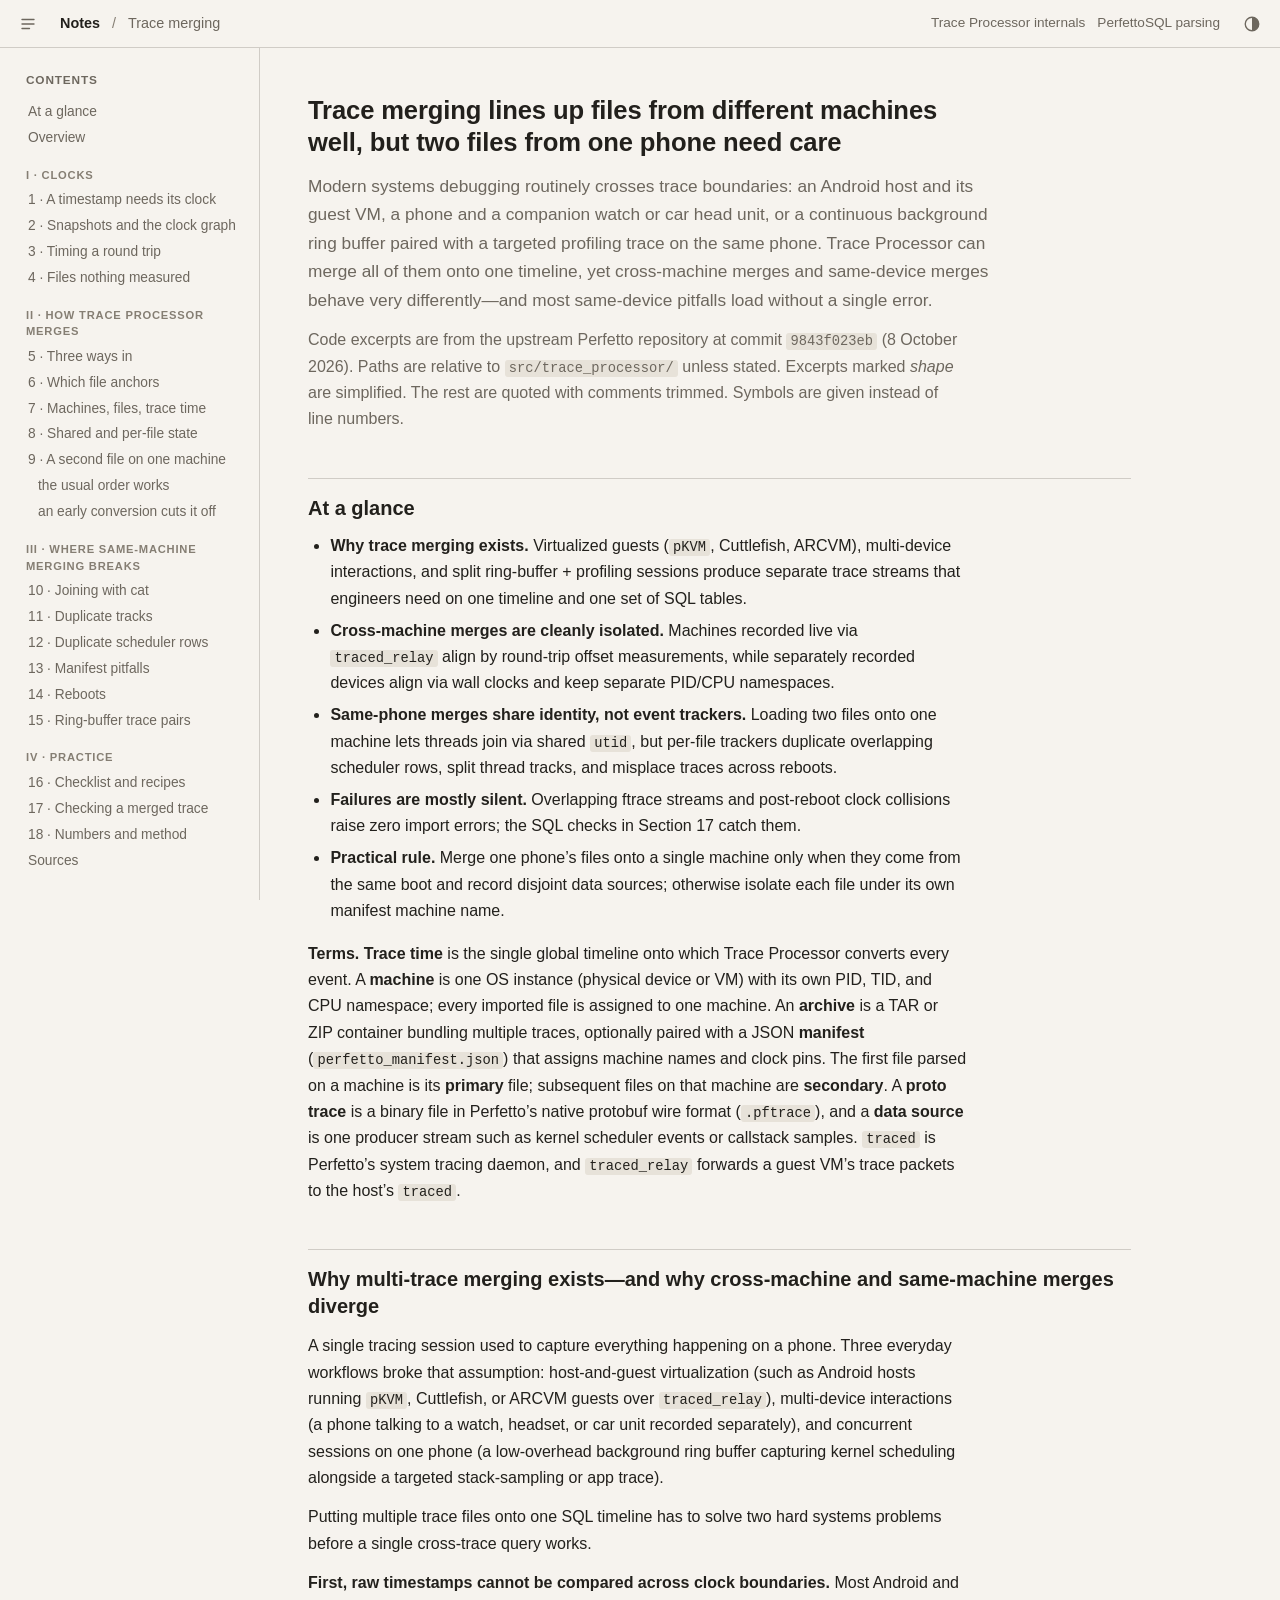
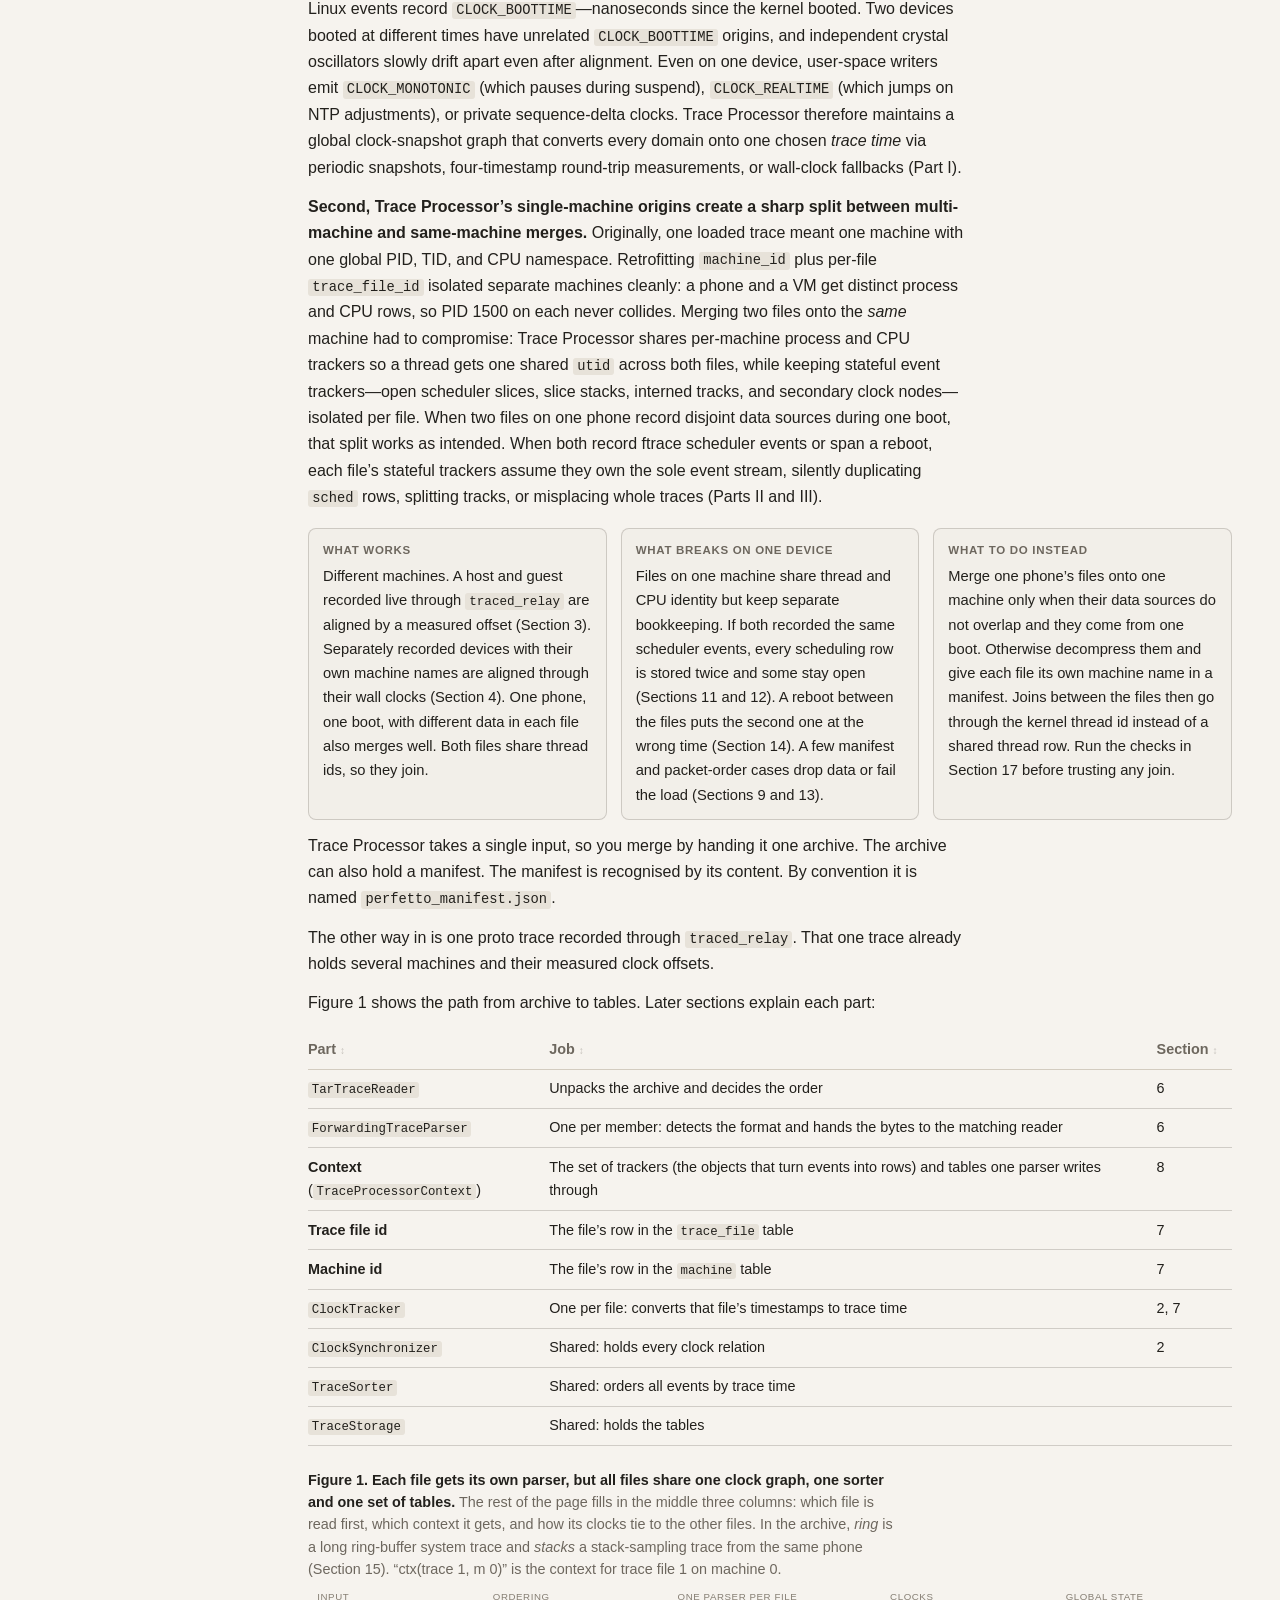
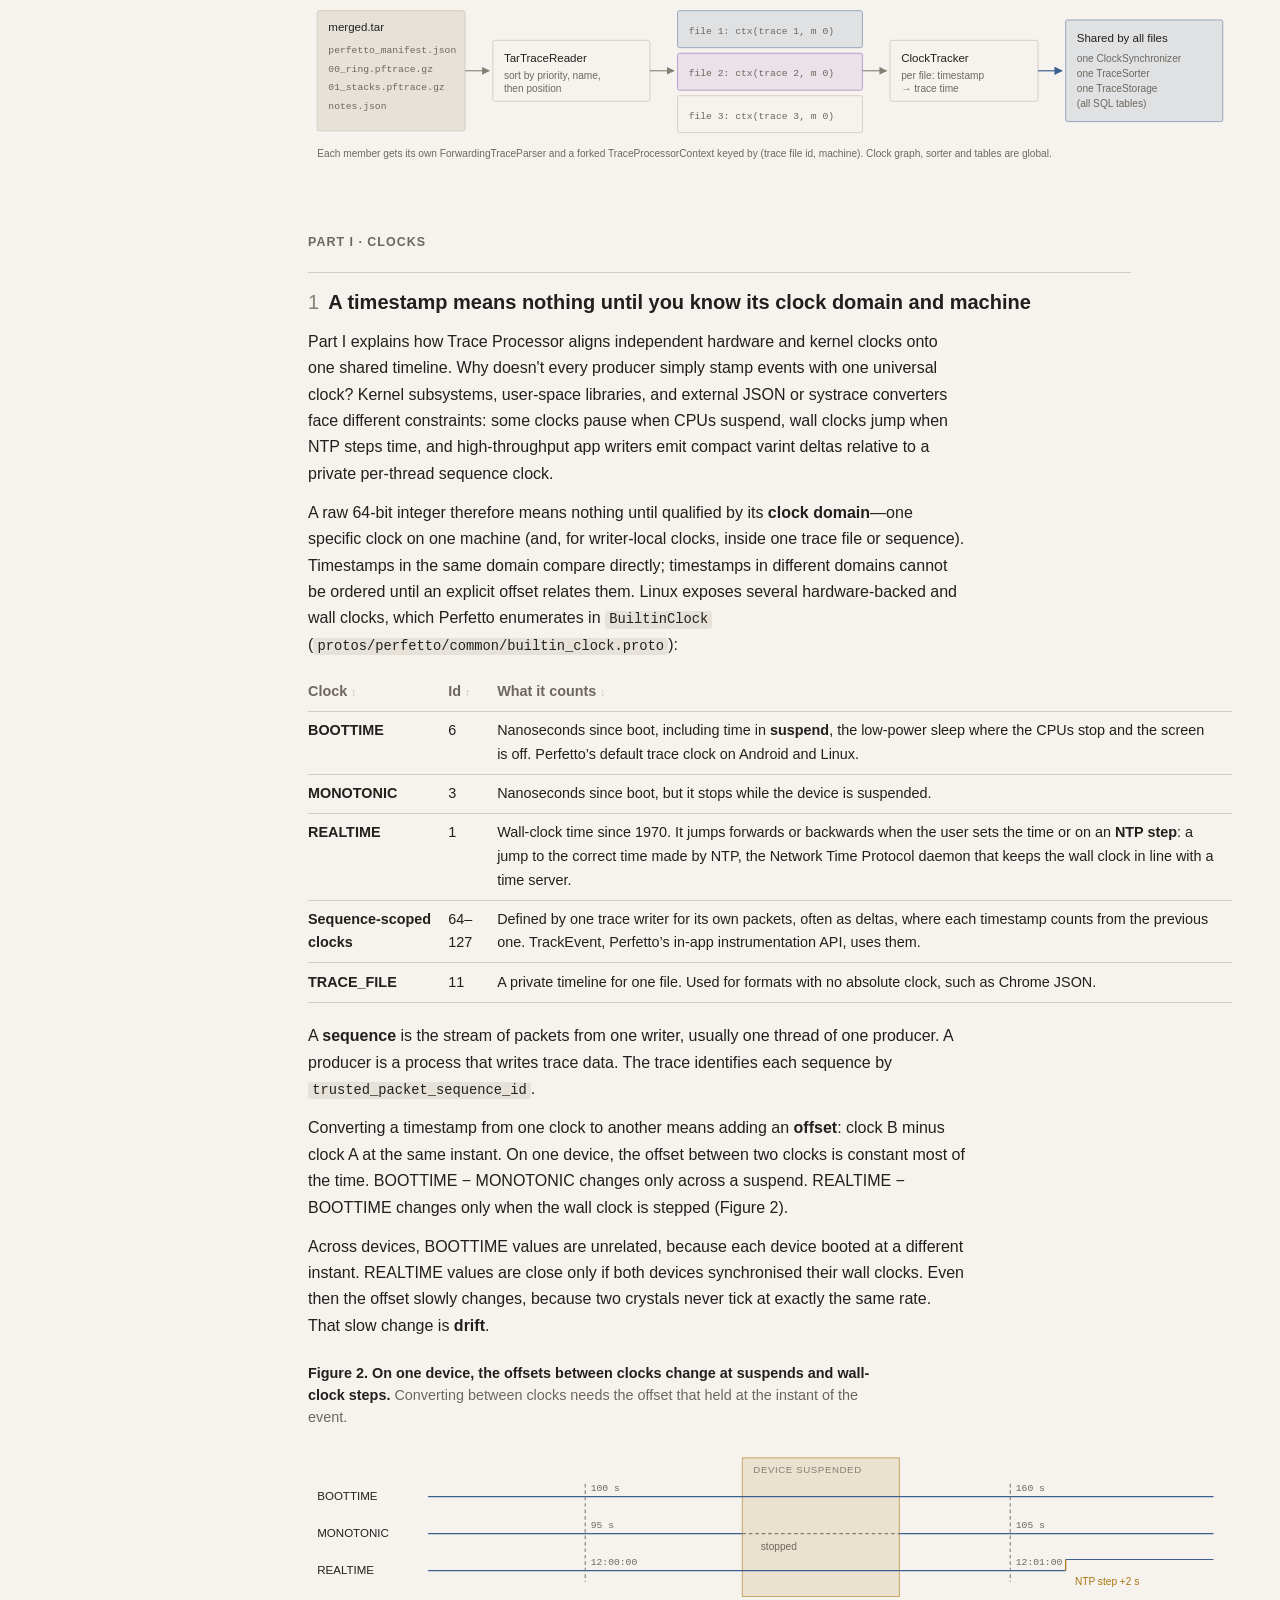
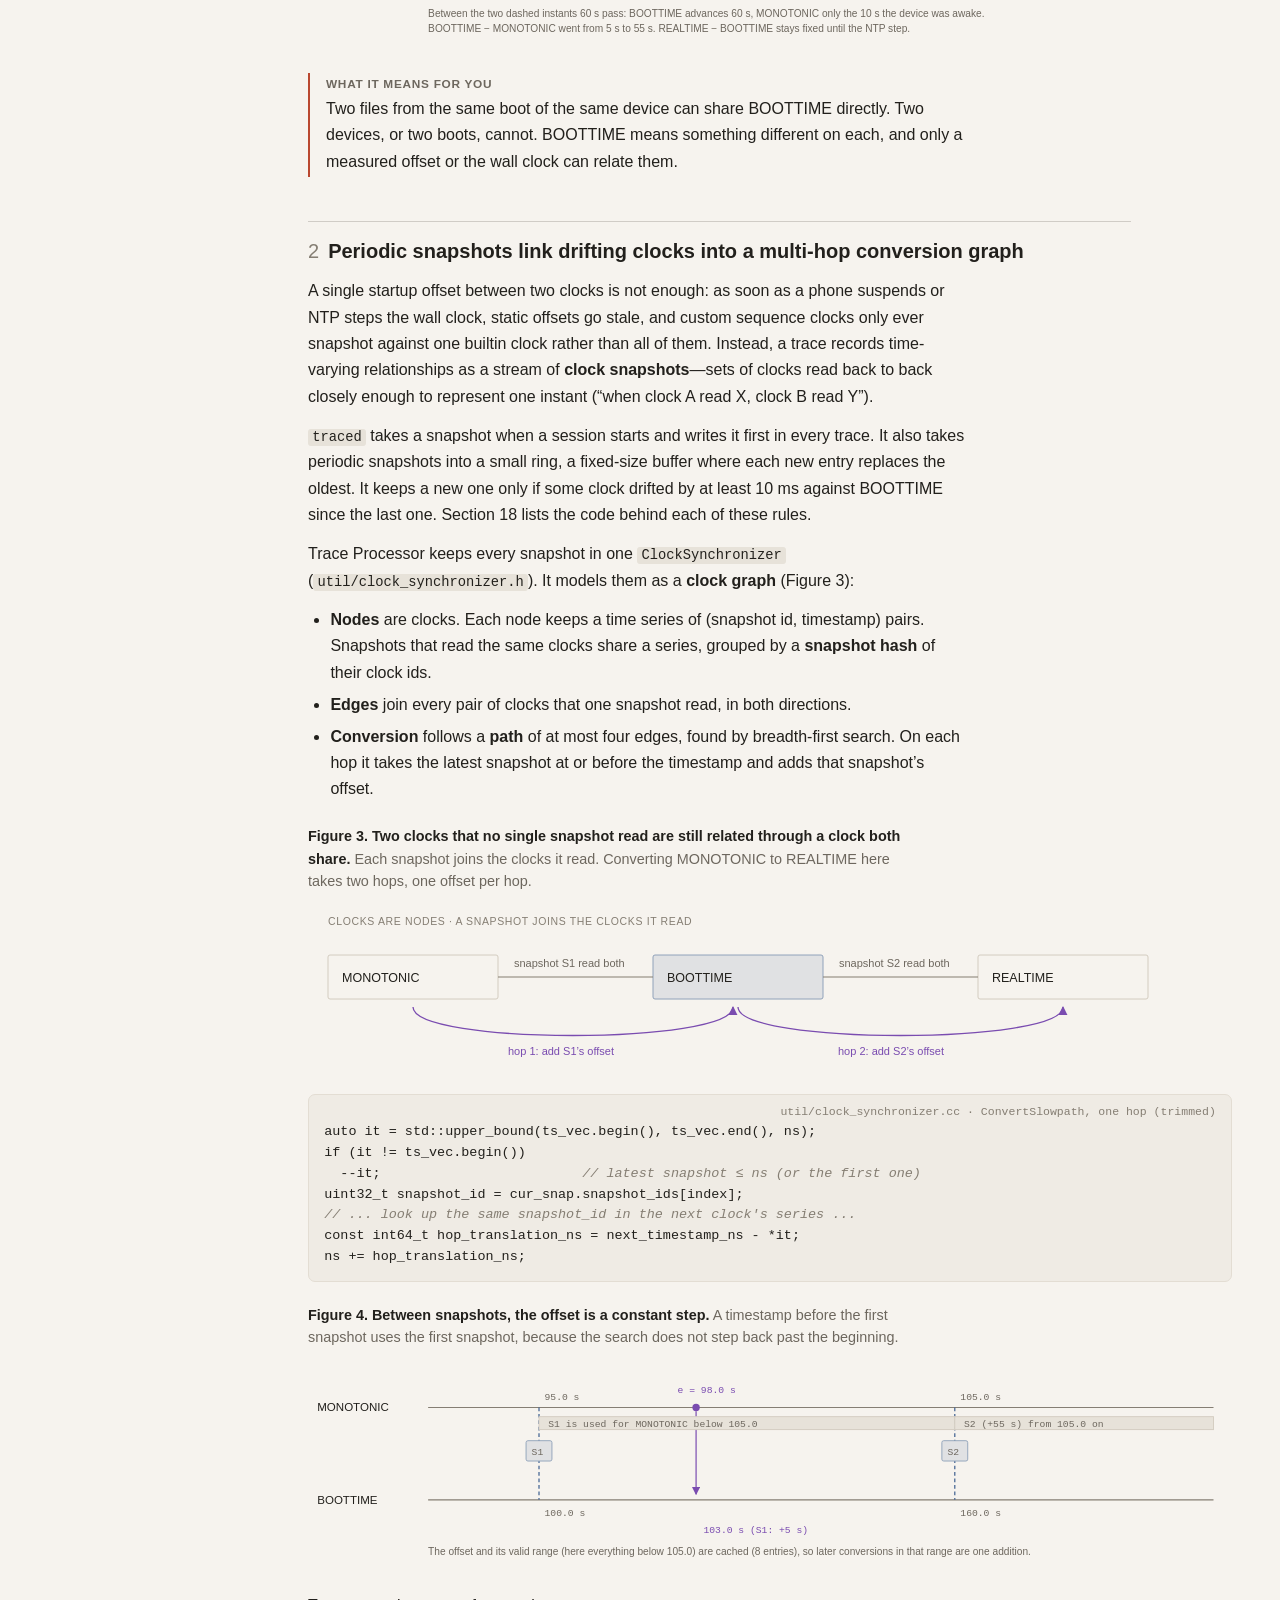
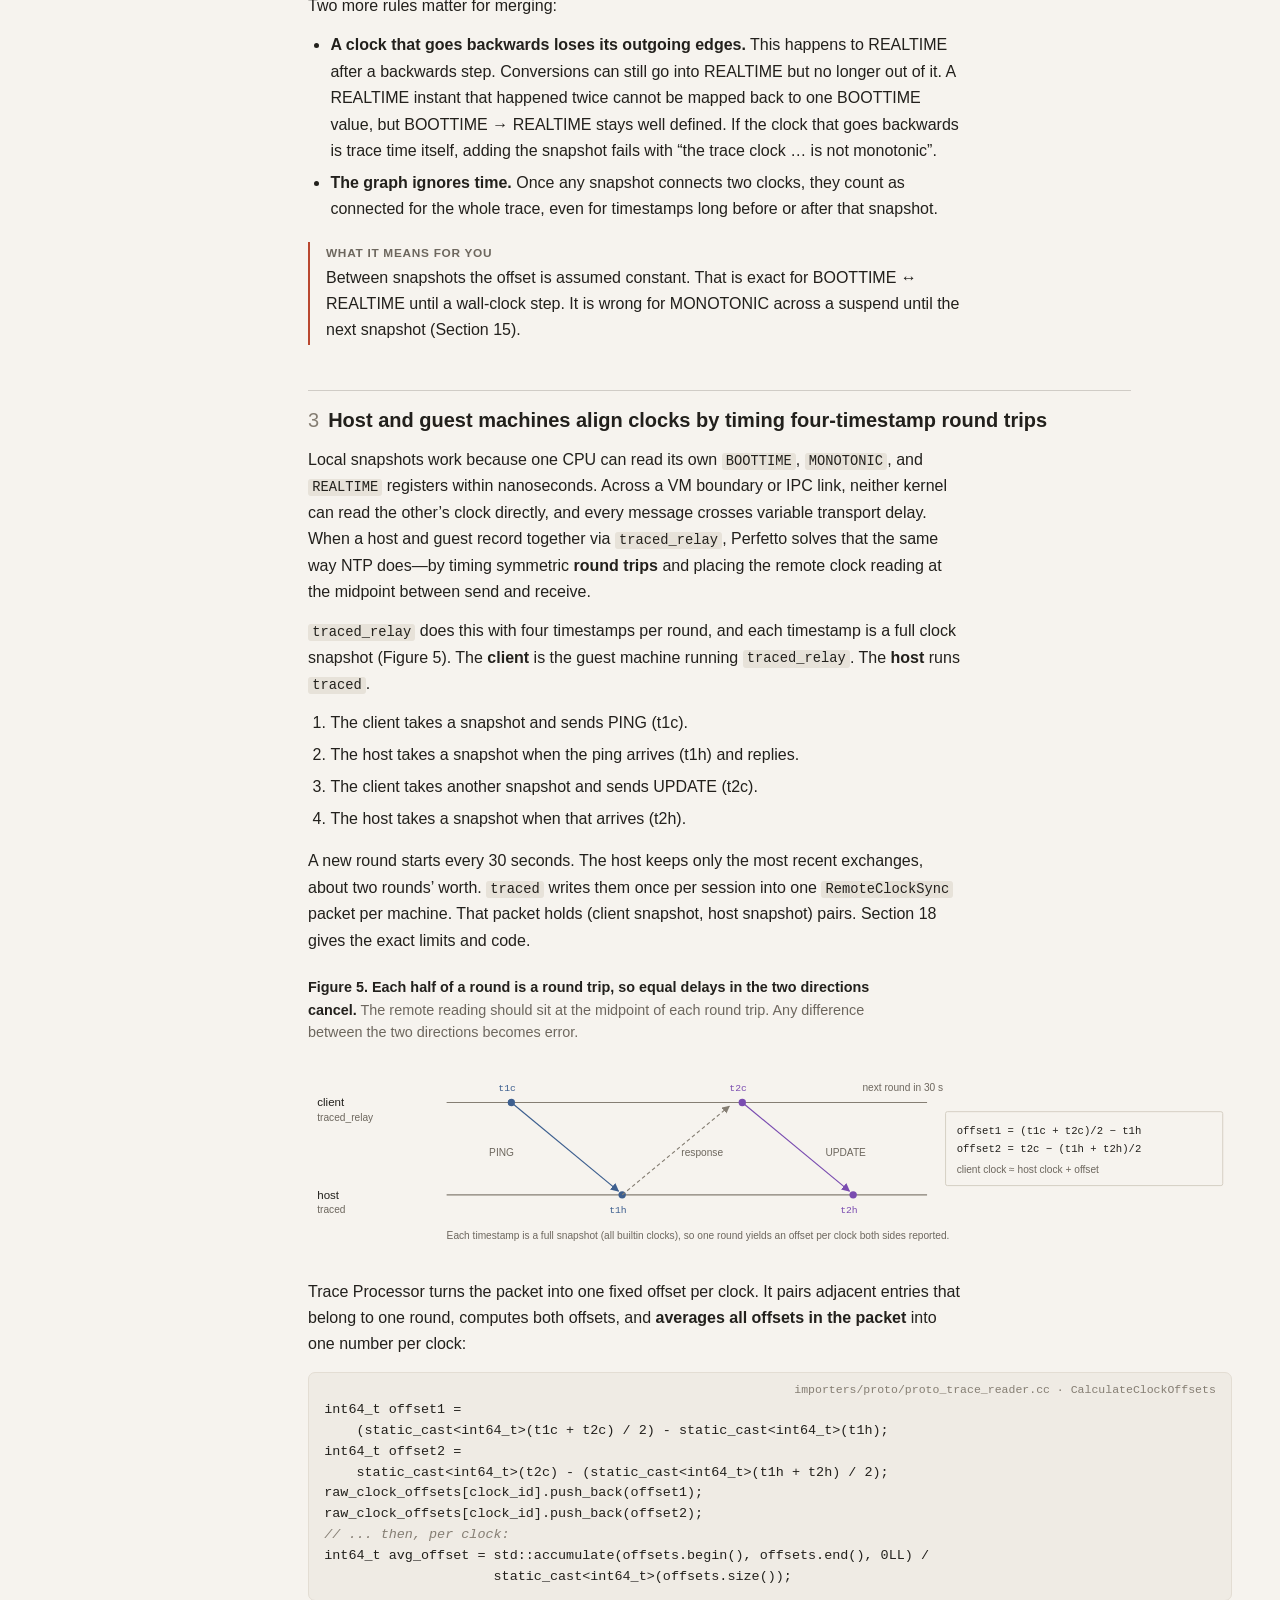
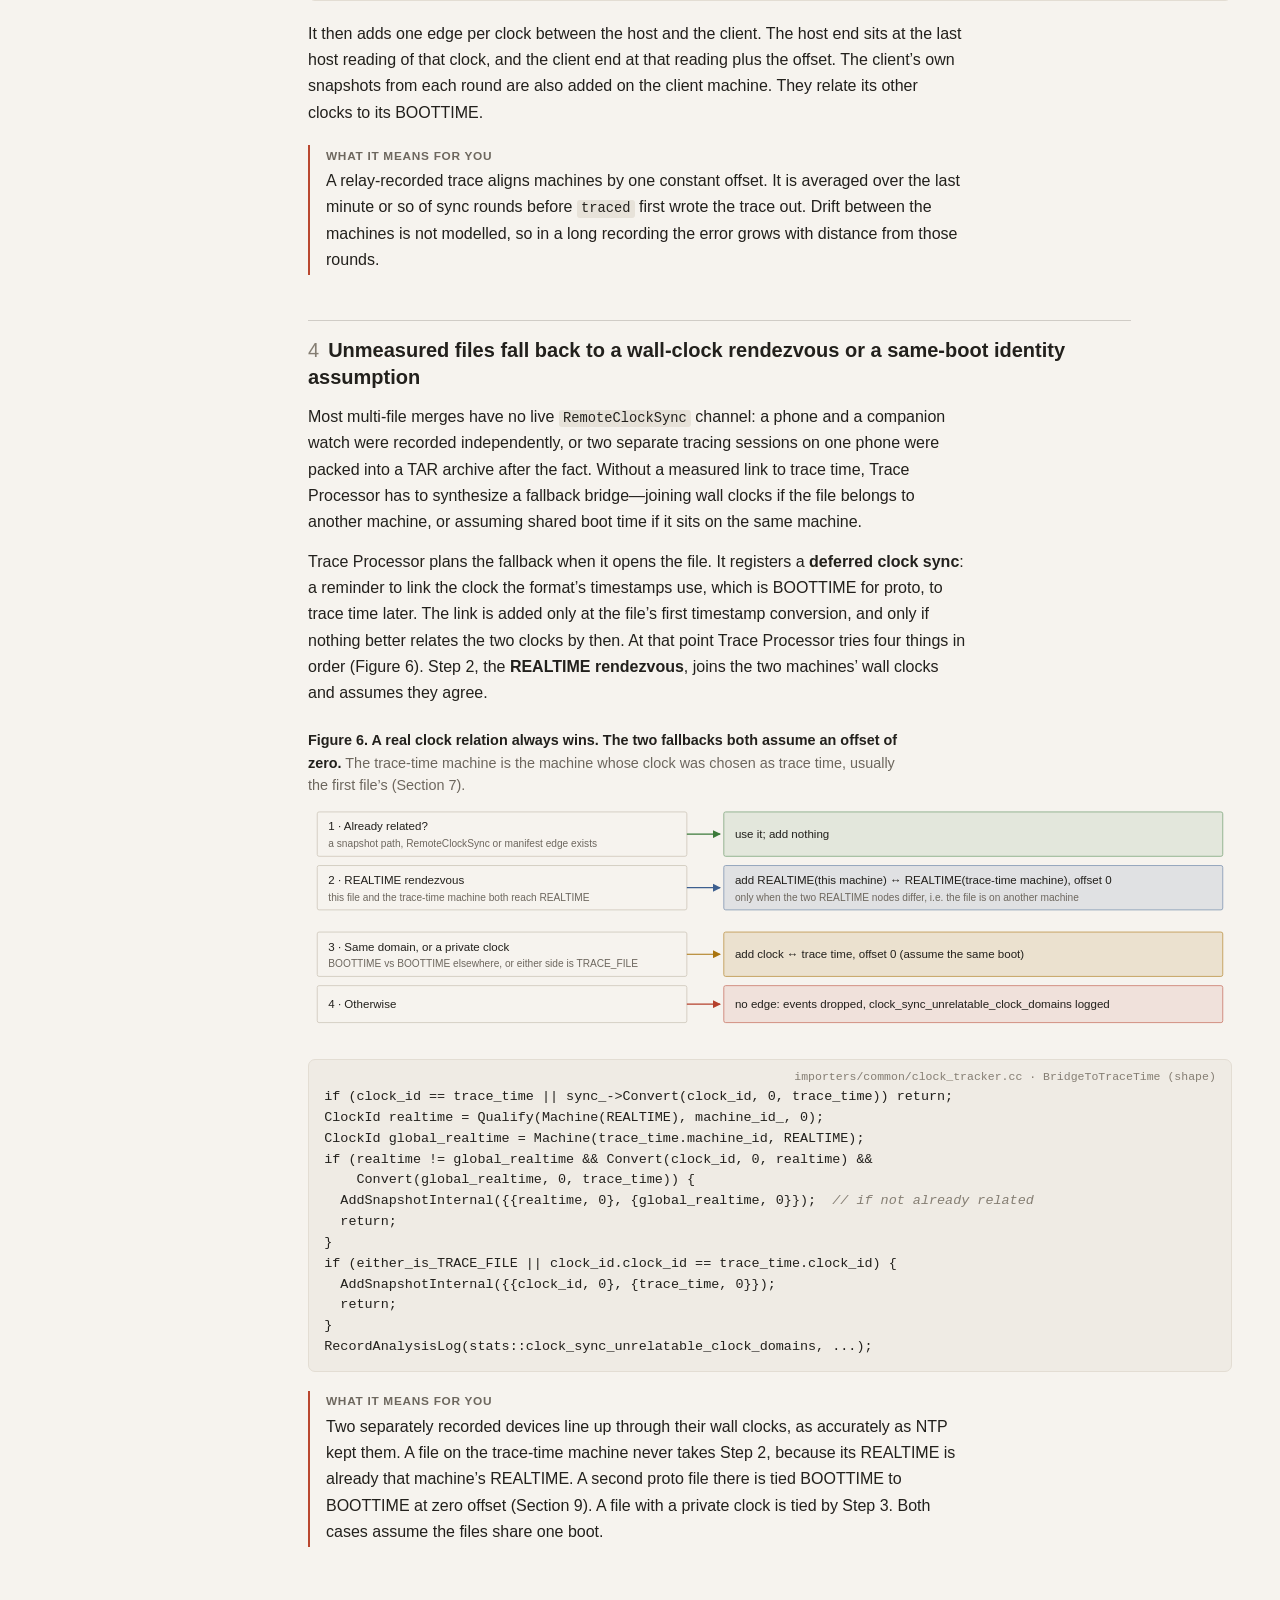
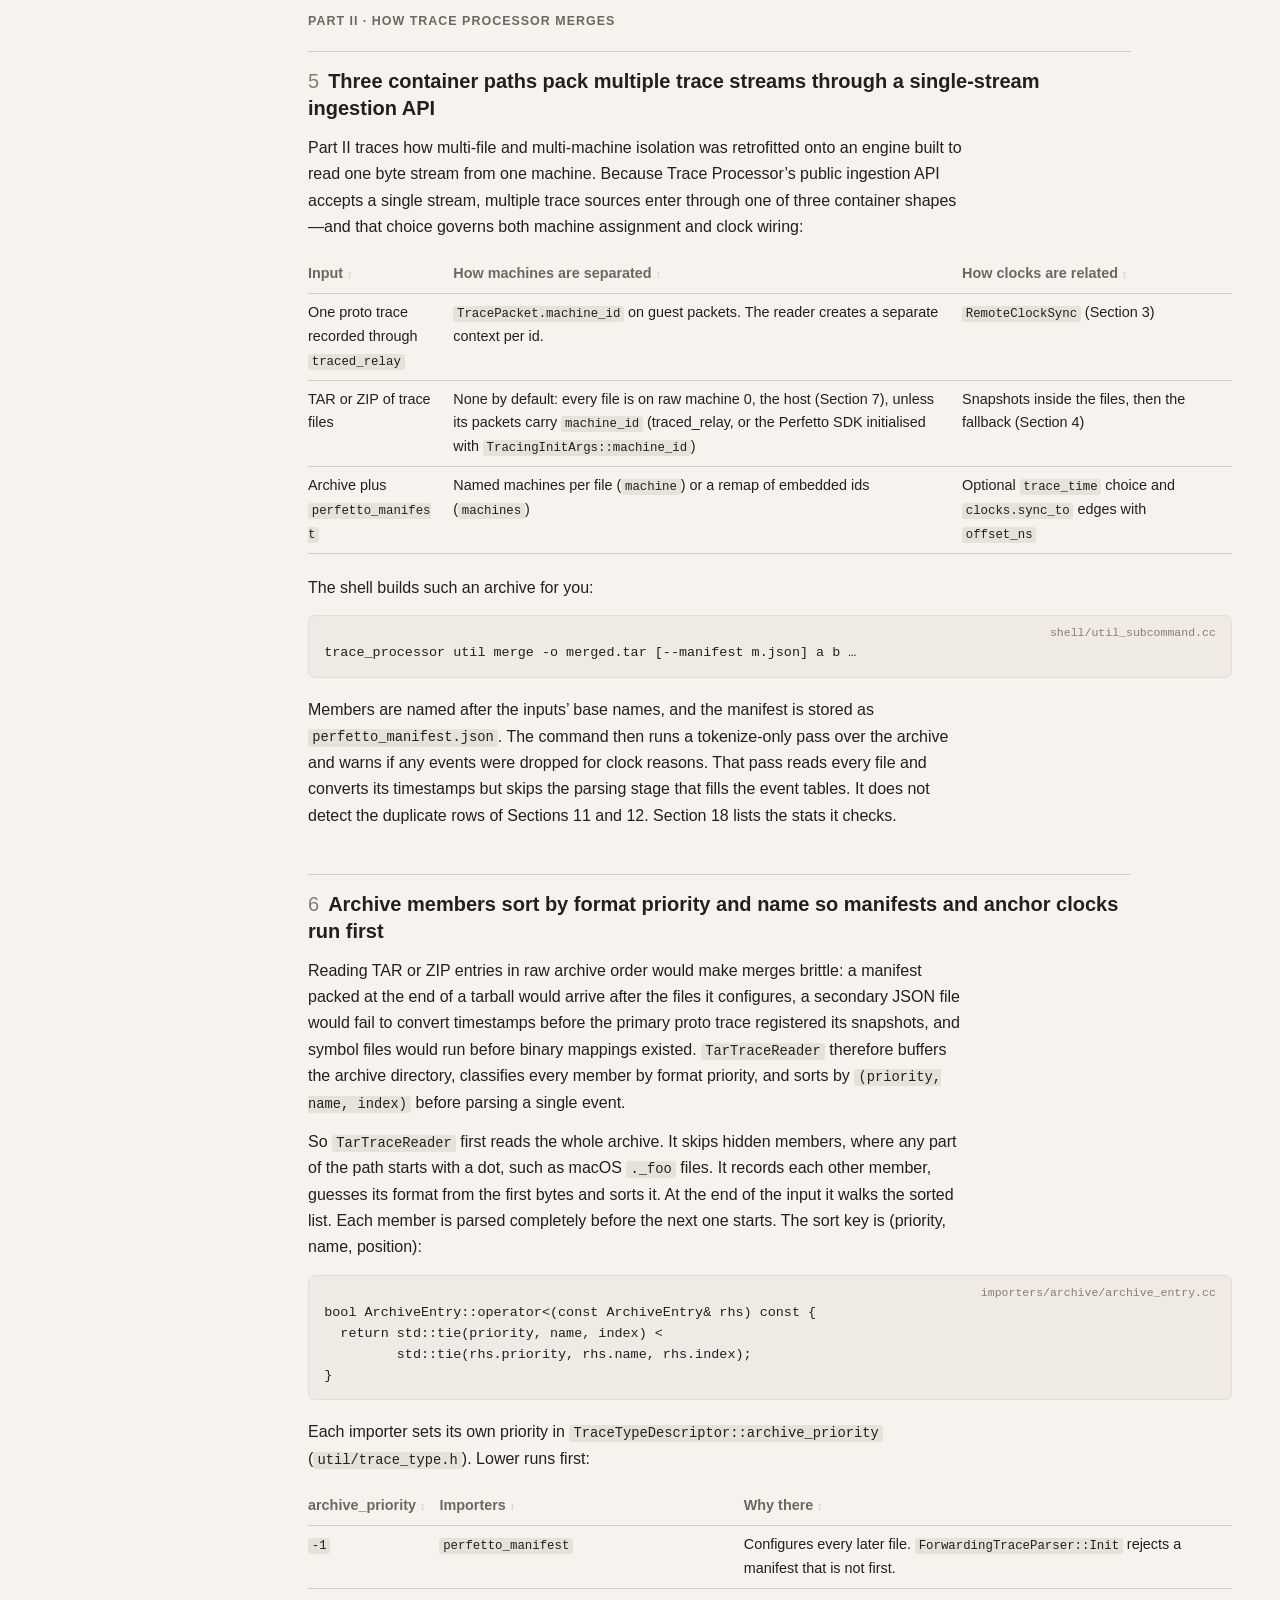
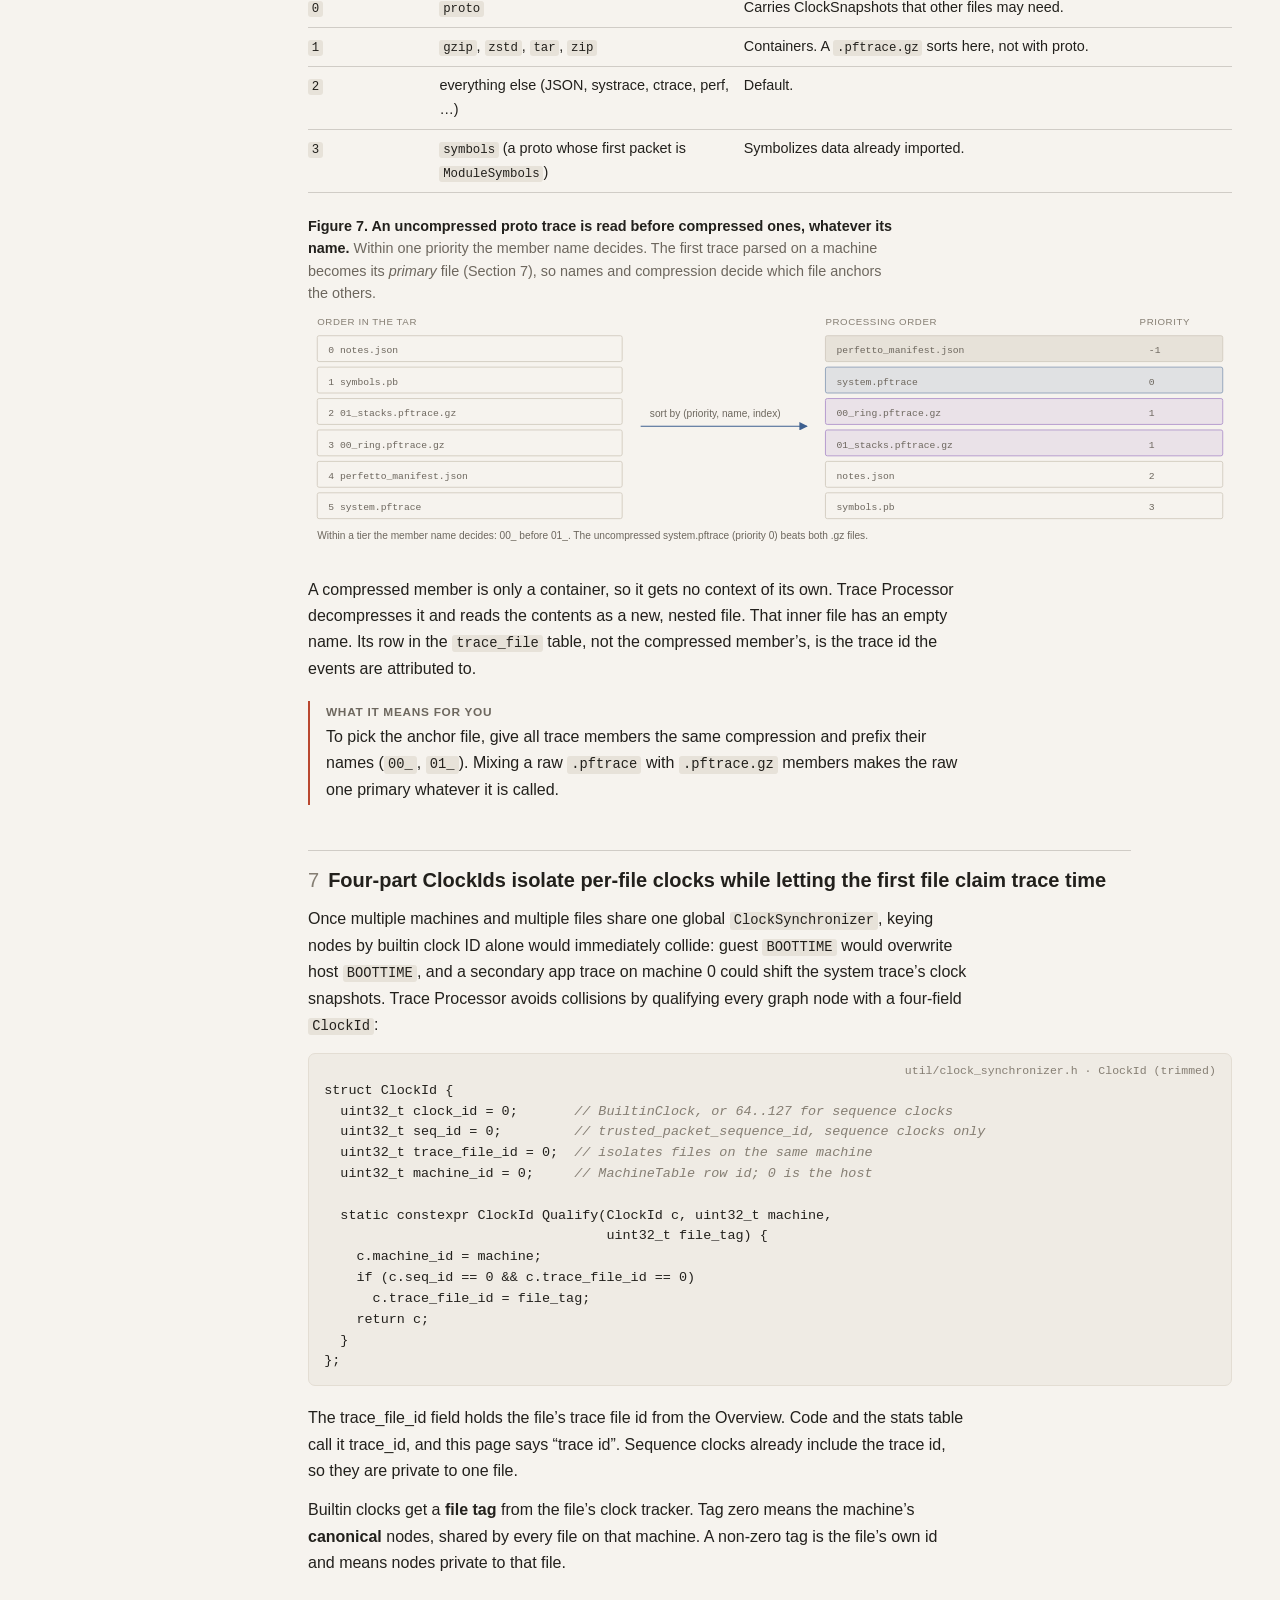
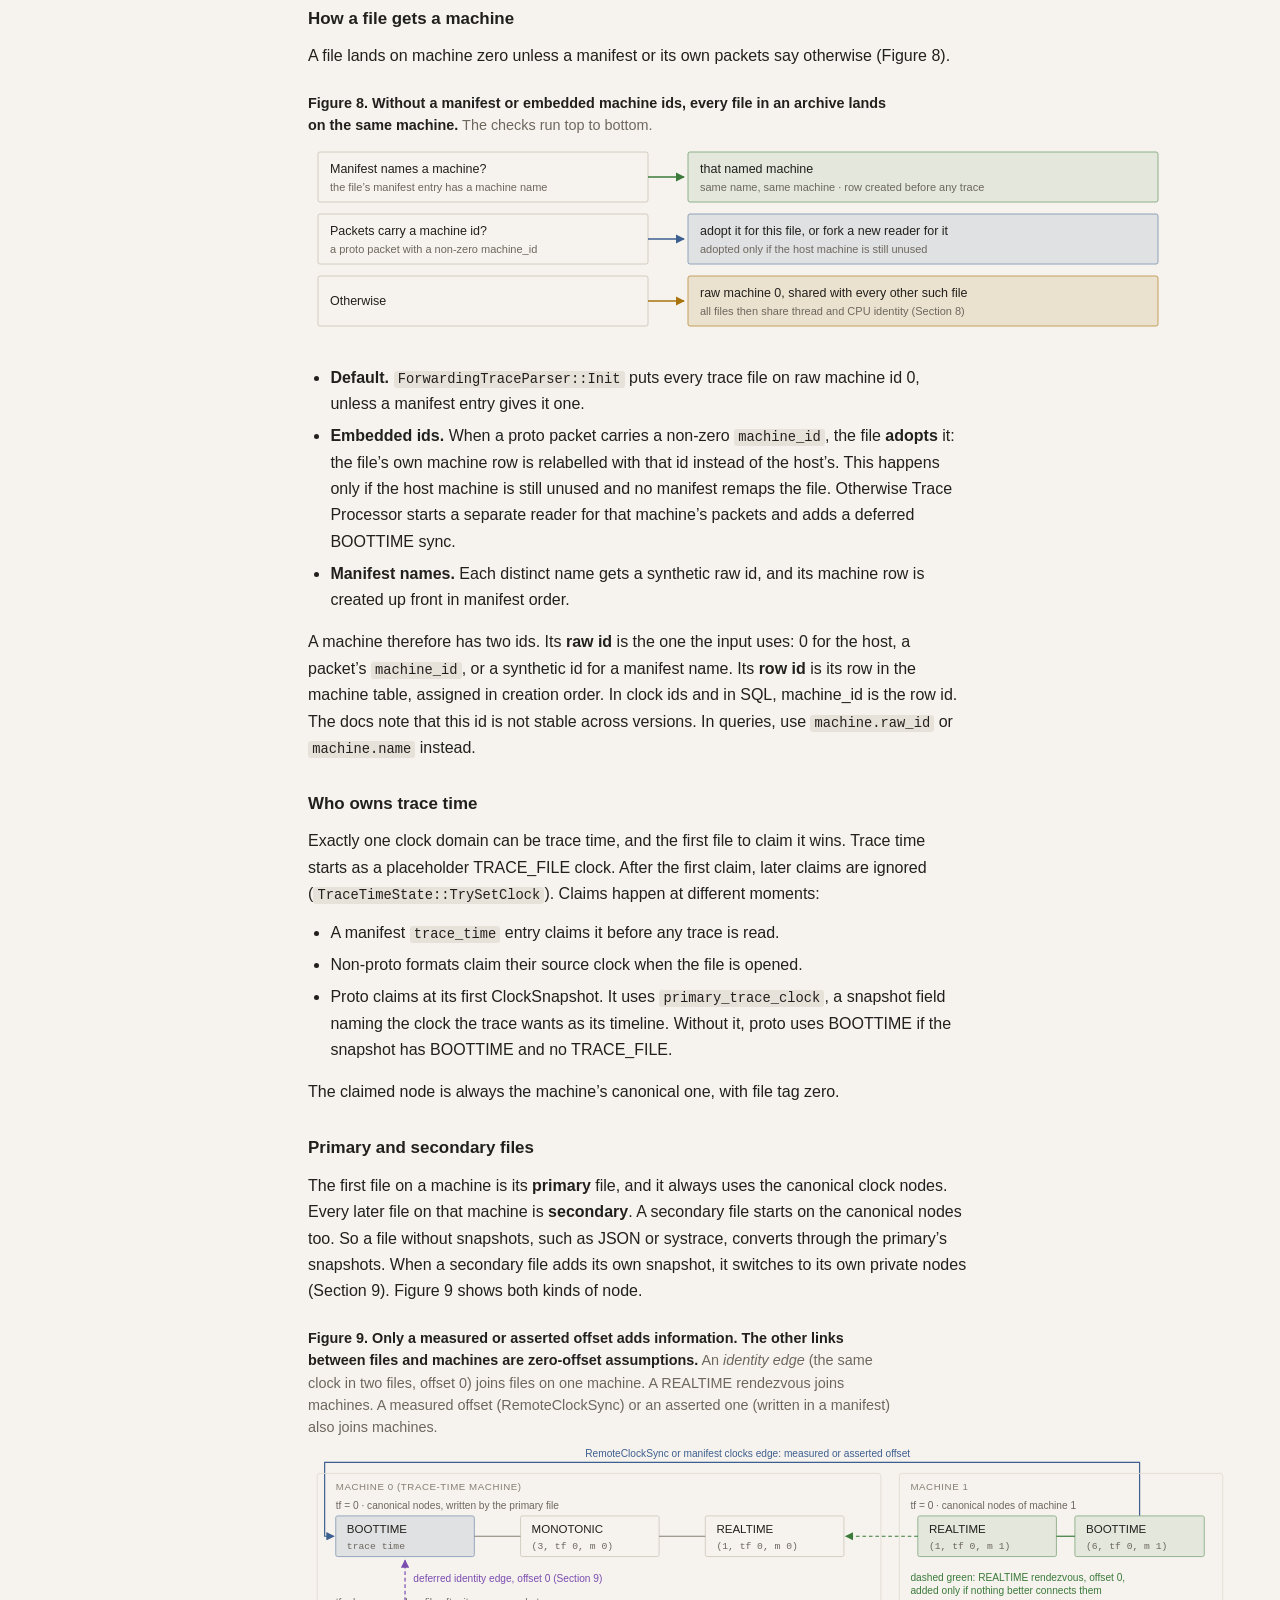
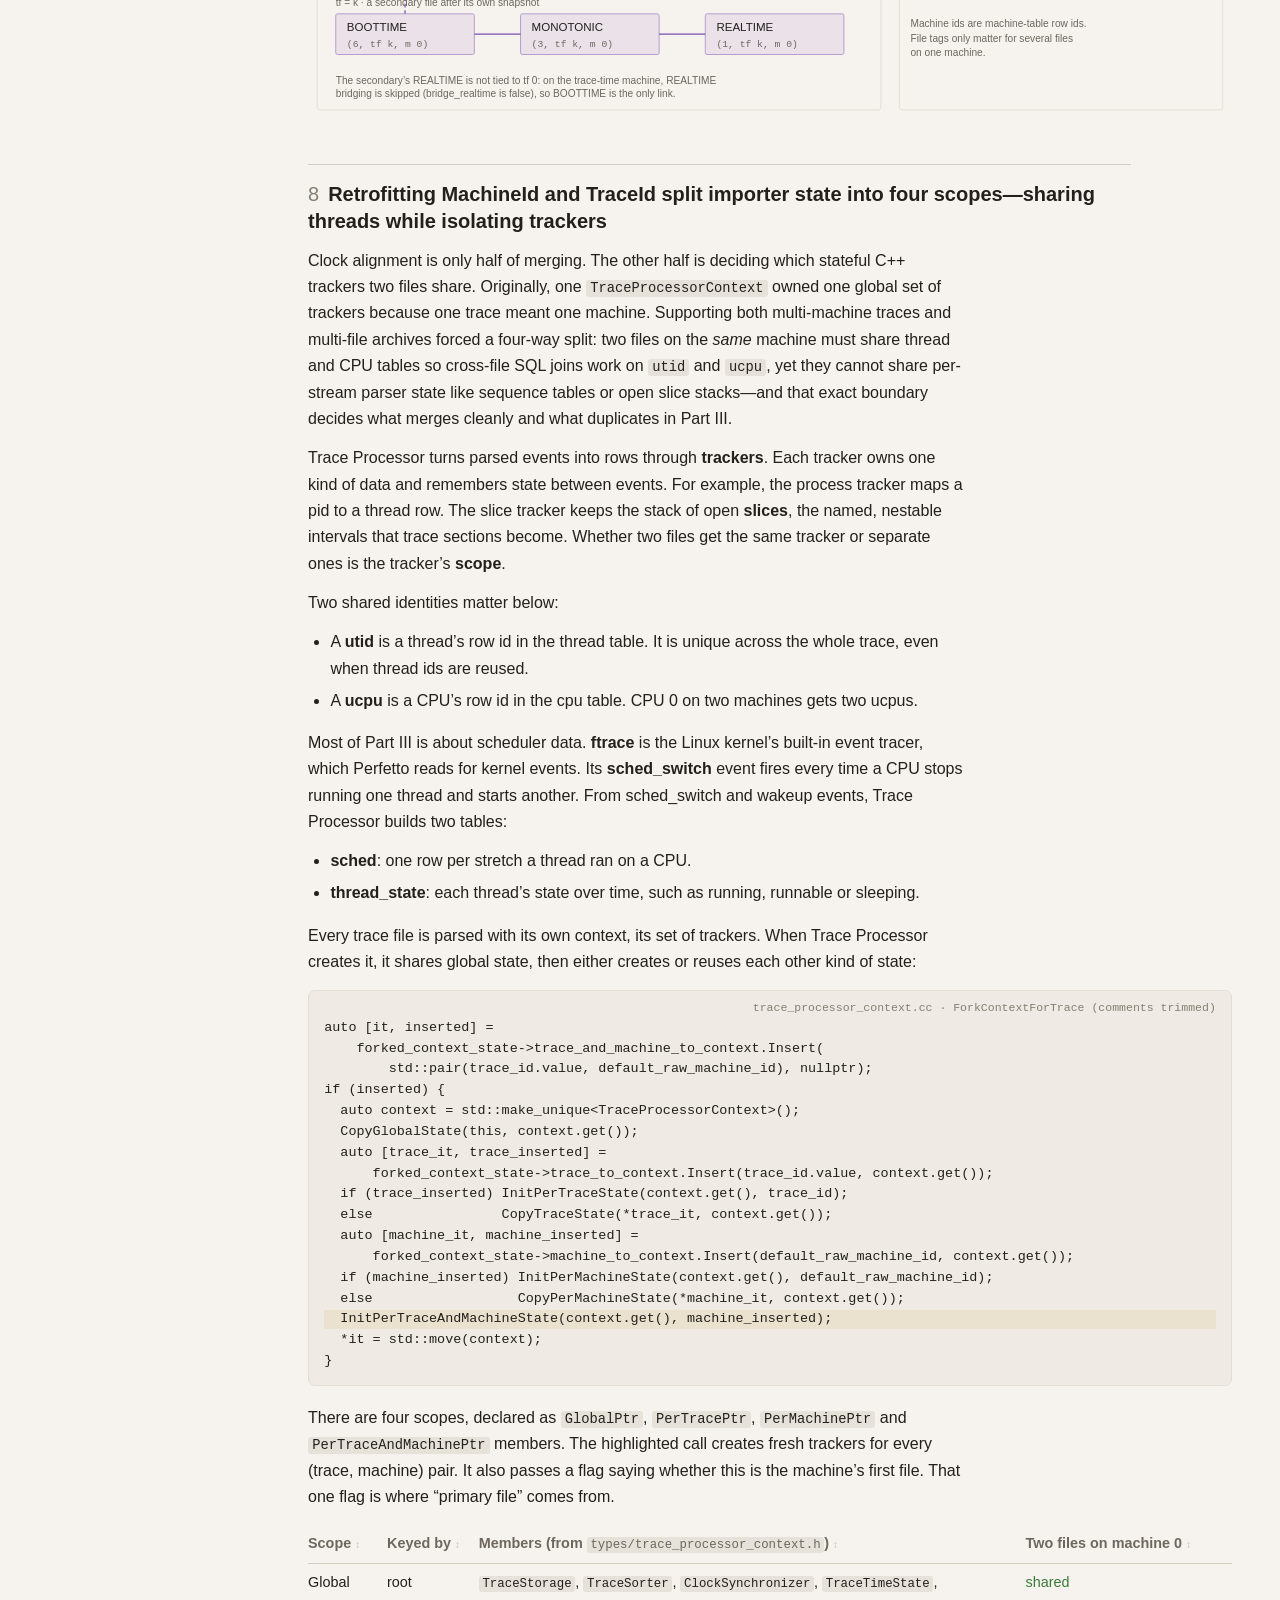
<file: trace_merging/index.html>
<!doctype html>
<html lang="en">
<head>
<meta charset="utf-8" />
<meta name="viewport" content="width=device-width, initial-scale=1" />
<title>Trace merging across machines and on one machine</title>
<meta name="theme-color" content="#f6f3ee" media="(prefers-color-scheme: light)" />
<meta name="theme-color" content="#171614" media="(prefers-color-scheme: dark)" />
<link rel="icon" href="../assets/icon.svg" type="image/svg+xml" />
<link rel="stylesheet" href="../assets/site.css" />
<script src="../assets/site.js"></script>
</head>
<body class="note">
<div class="progress" aria-hidden="true"><div class="progress-bar"></div></div>

<svg width="0" height="0" style="position:absolute">
  <defs>
    <marker id="ah"  viewBox="0 0 10 10" refX="9" refY="5" markerWidth="7" markerHeight="7" orient="auto-start-reverse"><path d="M0,0 L10,5 L0,10 z" class="mk"/></marker>
    <marker id="ahr" viewBox="0 0 10 10" refX="9" refY="5" markerWidth="7" markerHeight="7" orient="auto-start-reverse"><path d="M0,0 L10,5 L0,10 z" class="mkr"/></marker>
    <marker id="aha" viewBox="0 0 10 10" refX="9" refY="5" markerWidth="7" markerHeight="7" orient="auto-start-reverse"><path d="M0,0 L10,5 L0,10 z" class="mka"/></marker>
    <marker id="ahg" viewBox="0 0 10 10" refX="9" refY="5" markerWidth="7" markerHeight="7" orient="auto-start-reverse"><path d="M0,0 L10,5 L0,10 z" class="mkg"/></marker>
    <marker id="ahv" viewBox="0 0 10 10" refX="9" refY="5" markerWidth="7" markerHeight="7" orient="auto-start-reverse"><path d="M0,0 L10,5 L0,10 z" class="mkv"/></marker>
    <marker id="ahw" viewBox="0 0 10 10" refX="9" refY="5" markerWidth="7" markerHeight="7" orient="auto-start-reverse"><path d="M0,0 L10,5 L0,10 z" class="mkw"/></marker>
    <pattern id="hatch" width="6" height="6" patternUnits="userSpaceOnUse" patternTransform="rotate(45)"><line x1="0" y1="0" x2="0" y2="6" class="hatch-l"/></pattern>
    <pattern id="hatchr" width="6" height="6" patternUnits="userSpaceOnUse" patternTransform="rotate(45)"><line x1="0" y1="0" x2="0" y2="6" class="hatch-r"/></pattern>
  </defs>
</svg>

<header class="topbar">
  <button type="button" class="icon-btn" id="nav-btn" aria-controls="toc" aria-expanded="false" title="Contents"><svg viewBox="0 0 24 24" aria-hidden="true"><path d="M4 6h16M4 12h16M4 18h10"/></svg><span class="lbl">Contents</span></button>
  <a class="tb-home" href="../index.html">Notes</a>
  <span class="tb-sep" aria-hidden="true">/</span>
  <span class="tb-title" title="Clocks · snapshots · archives · machines · same-device pitfalls">Trace merging</span>
  <span class="tb-spacer"></span>
  <a class="tb-x" href="../trace_processor_internals/index.html">Trace Processor internals</a>
  <a class="tb-x" href="../perfettosql_next/index.html">PerfettoSQL parsing</a>
  <button type="button" class="icon-btn" id="theme-btn" title="Theme" aria-label="Theme"></button>
</header>

<nav id="toc" aria-label="Contents">
  <div class="h">Contents</div>
  <a href="#glance">At a glance</a>
  <a href="#overview">Overview</a>
  <div class="ph">I · Clocks</div>
  <a href="#clocks">1 · A timestamp needs its clock</a>
  <a href="#graph">2 · Snapshots and the clock graph</a>
  <a href="#remote">3 · Timing a round trip</a>
  <a href="#bridge">4 · Files nothing measured</a>
  <div class="ph">II · How Trace Processor merges</div>
  <a href="#inputs">5 · Three ways in</a>
  <a href="#archive">6 · Which file anchors</a>
  <a href="#ids">7 · Machines, files, trace time</a>
  <a href="#scopes">8 · Shared and per-file state</a>
  <a href="#secondary">9 · A second file on one machine</a>
  <a href="#sec-usual" style="padding-left:18px">the usual order works</a>
  <a href="#sec-early" style="padding-left:18px">an early conversion cuts it off</a>
  <div class="ph">III · Where same-machine merging breaks</div>
  <a href="#cat">10 · Joining with cat</a>
  <a href="#tracks">11 · Duplicate tracks</a>
  <a href="#sched">12 · Duplicate scheduler rows</a>
  <a href="#manifest">13 · Manifest pitfalls</a>
  <a href="#reboot">14 · Reboots</a>
  <a href="#ringbuf">15 · Ring-buffer trace pairs</a>
  <div class="ph">IV · Practice</div>
  <a href="#recipes">16 · Checklist and recipes</a>
  <a href="#checking">17 · Checking a merged trace</a>
  <a href="#method">18 · Numbers and method</a>
  <a href="#sources">Sources</a>
</nav>

<main id="top">
<h1>Trace merging lines up files from different machines well, but two files from one phone need care</h1>
<p class="lead">Modern systems debugging routinely crosses trace boundaries: an Android host and its guest VM, a phone and a companion watch or car head unit, or a continuous background ring buffer paired with a targeted profiling trace on the same phone.
Trace Processor can merge all of them onto one timeline, yet cross-machine merges and same-device merges behave very differently—and most same-device pitfalls load without a single error.</p>
<p class="m">Code excerpts are from the upstream Perfetto repository at commit <code>9843f023eb</code> (8 October 2026). Paths are relative to
<code>src/trace_processor/</code> unless stated. Excerpts marked <em>shape</em> are simplified. The rest are quoted with comments trimmed.
Symbols are given instead of line numbers.</p>

<h2 id="glance">At a glance</h2>
<ul>
<li><b>Why trace merging exists.</b> Virtualized guests (<code>pKVM</code>, Cuttlefish, ARCVM), multi-device interactions, and split ring-buffer + profiling sessions produce separate trace streams that engineers need on one timeline and one set of SQL tables.</li>
<li><b>Cross-machine merges are cleanly isolated.</b> Machines recorded live via <code>traced_relay</code> align by round-trip offset measurements, while separately recorded devices align via wall clocks and keep separate PID/CPU namespaces.</li>
<li><b>Same-phone merges share identity, not event trackers.</b> Loading two files onto one machine lets threads join via shared <code>utid</code>, but per-file trackers duplicate overlapping scheduler rows, split thread tracks, and misplace traces across reboots.</li>
<li><b>Failures are mostly silent.</b> Overlapping ftrace streams and post-reboot clock collisions raise zero import errors; the SQL checks in Section 17 catch them.</li>
<li><b>Practical rule.</b> Merge one phone’s files onto a single machine only when they come from the same boot and record disjoint data sources; otherwise isolate each file under its own manifest machine name.</li>
</ul>
<p><b>Terms.</b> <b>Trace time</b> is the single global timeline onto which Trace Processor converts every event.
A <b>machine</b> is one OS instance (physical device or VM) with its own PID, TID, and CPU namespace; every imported file is assigned to one machine.
An <b>archive</b> is a TAR or ZIP container bundling multiple traces, optionally paired with a JSON <b>manifest</b> (<code>perfetto_manifest.json</code>) that assigns machine names and clock pins.
The first file parsed on a machine is its <b>primary</b> file; subsequent files on that machine are <b>secondary</b>.
A <b>proto trace</b> is a binary file in Perfetto’s native protobuf wire format (<code>.pftrace</code>), and a <b>data source</b> is one producer stream such as kernel scheduler events or callstack samples.
<code>traced</code> is Perfetto’s system tracing daemon, and <code>traced_relay</code> forwards a guest VM’s trace packets to the host’s <code>traced</code>.</p>

<!-- ═════════════════════════ OVERVIEW ═════════════════════════ -->
<h2 id="overview">Why multi-trace merging exists—and why cross-machine and same-machine merges diverge</h2>
<p>A single tracing session used to capture everything happening on a phone. Three everyday workflows broke that assumption: host-and-guest virtualization (such as Android hosts running <code>pKVM</code>, Cuttlefish, or ARCVM guests over <code>traced_relay</code>), multi-device interactions (a phone talking to a watch, headset, or car unit recorded separately), and concurrent sessions on one phone (a low-overhead background ring buffer capturing kernel scheduling alongside a targeted stack-sampling or app trace).</p>
<p>Putting multiple trace files onto one SQL timeline has to solve two hard systems problems before a single cross-trace query works.</p>
<p><b>First, raw timestamps cannot be compared across clock boundaries.</b> Most Android and Linux events record <code>CLOCK_BOOTTIME</code>—nanoseconds since the kernel booted. Two devices booted at different times have unrelated <code>CLOCK_BOOTTIME</code> origins, and independent crystal oscillators slowly drift apart even after alignment. Even on one device, user-space writers emit <code>CLOCK_MONOTONIC</code> (which pauses during suspend), <code>CLOCK_REALTIME</code> (which jumps on NTP adjustments), or private sequence-delta clocks. Trace Processor therefore maintains a global clock-snapshot graph that converts every domain onto one chosen <em>trace time</em> via periodic snapshots, four-timestamp round-trip measurements, or wall-clock fallbacks (Part I).</p>
<p><b>Second, Trace Processor’s single-machine origins create a sharp split between multi-machine and same-machine merges.</b> Originally, one loaded trace meant one machine with one global PID, TID, and CPU namespace. Retrofitting <code>machine_id</code> plus per-file <code>trace_file_id</code> isolated separate machines cleanly: a phone and a VM get distinct process and CPU rows, so PID 1500 on each never collides. Merging two files onto the <em>same</em> machine had to compromise: Trace Processor shares per-machine process and CPU trackers so a thread gets one shared <code>utid</code> across both files, while keeping stateful event trackers—open scheduler slices, slice stacks, interned tracks, and secondary clock nodes—isolated per file. When two files on one phone record disjoint data sources during one boot, that split works as intended. When both record ftrace scheduler events or span a reboot, each file’s stateful trackers assume they own the sole event stream, silently duplicating <code>sched</code> rows, splitting tracks, or misplacing whole traces (Parts II and III).</p>

<div class="cards">
  <div class="card"><div class="lbl">What works</div>
  <p>Different machines. A host and guest recorded live through <code>traced_relay</code> are aligned by a measured offset (Section 3).
  Separately recorded devices with their own machine names are aligned through their wall clocks (Section 4). One phone, one boot,
  with different data in each file also merges well. Both files share thread ids, so they join.</p></div>
  <div class="card"><div class="lbl">What breaks on one device</div>
  <p>Files on one machine share thread and CPU identity but keep separate bookkeeping. If both recorded the same scheduler events,
  every scheduling row is stored twice and some stay open (Sections 11 and 12). A reboot between the files puts the second one at the
  wrong time (Section 14). A few manifest and packet-order cases drop data or fail the load (Sections 9 and 13).</p></div>
  <div class="card"><div class="lbl">What to do instead</div>
  <p>Merge one phone’s files onto one machine only when their data sources do not overlap and they come from one boot. Otherwise
  decompress them and give each file its own machine name in a manifest. Joins between the files then go through the kernel thread
  id instead of a shared thread row. Run the checks in Section 17 before trusting any join.</p></div>
</div>

<p>Trace Processor takes a single input, so you merge by handing it one archive. The archive can also hold a manifest.
The manifest is recognised by its content. By convention it is named <code>perfetto_manifest.json</code>.</p>
<p>The other way in is one proto trace recorded through <code>traced_relay</code>. That one trace already holds several machines and their measured clock offsets.</p>
<p>Figure 1 shows the path from archive to tables. Later sections explain each part:</p>
<table>
  <thead><tr><th>Part</th><th>Job</th><th>Section</th></tr></thead>
  <tbody>
    <tr><td><code>TarTraceReader</code></td><td>Unpacks the archive and decides the order</td><td>6</td></tr>
    <tr><td><code>ForwardingTraceParser</code></td><td>One per member: detects the format and hands the bytes to the matching reader</td><td>6</td></tr>
    <tr><td><b>Context</b> (<code>TraceProcessorContext</code>)</td><td>The set of trackers (the objects that turn events into rows) and tables one parser writes through</td><td>8</td></tr>
    <tr><td><b>Trace file id</b></td><td>The file’s row in the <code>trace_file</code> table</td><td>7</td></tr>
    <tr><td><b>Machine id</b></td><td>The file’s row in the <code>machine</code> table</td><td>7</td></tr>
    <tr><td><code>ClockTracker</code></td><td>One per file: converts that file’s timestamps to trace time</td><td>2, 7</td></tr>
    <tr><td><code>ClockSynchronizer</code></td><td>Shared: holds every clock relation</td><td>2</td></tr>
    <tr><td><code>TraceSorter</code></td><td>Shared: orders all events by trace time</td><td></td></tr>
    <tr><td><code>TraceStorage</code></td><td>Shared: holds the tables</td><td></td></tr>
  </tbody>
</table>

<figure>
<figcaption><b>Figure 1. Each file gets its own parser, but all files share one clock graph, one sorter and one set of tables.</b>
The rest of the page fills in the middle three columns: which file is read first, which context it gets, and how its clocks tie
to the other files. In the archive, <em>ring</em> is a long ring-buffer system trace and <em>stacks</em> a stack-sampling trace from the same
phone (Section 15). “ctx(trace 1, m 0)” is the context for trace file 1 on machine 0.</figcaption>
<svg viewBox="0 0 1000 200" role="img" aria-label="Archive to shared storage pipeline">
  <text x="10" y="18" class="th">input</text>
  <text x="200" y="18" class="th">ordering</text>
  <text x="400" y="18" class="th">one parser per file</text>
  <text x="630" y="18" class="th">clocks</text>
  <text x="820" y="18" class="th">global state</text>
  <rect x="10" y="30" width="160" height="130" rx="2" class="b2"/>
  <text x="22" y="52" class="tb">merged.tar</text>
  <text x="22" y="76" class="tms">perfetto_manifest.json</text>
  <text x="22" y="96" class="tms">00_ring.pftrace.gz</text>
  <text x="22" y="116" class="tms">01_stacks.pftrace.gz</text>
  <text x="22" y="136" class="tms">notes.json</text>
  <path d="M170,95 L196,95" class="ln" marker-end="url(#ah)"/>
  <rect x="200" y="62" width="170" height="66" rx="2" class="b0"/>
  <text x="212" y="86" class="tb">TarTraceReader</text>
  <text x="212" y="104" class="ts">sort by priority, name,</text>
  <text x="212" y="118" class="ts">then position</text>
  <path d="M370,95 L396,95" class="ln" marker-end="url(#ah)"/>
  <rect x="400" y="30" width="200" height="40" rx="2" class="ba"/>
  <text x="412" y="55" class="tms">file 1: ctx(trace 1, m 0)</text>
  <rect x="400" y="76" width="200" height="40" rx="2" class="bv"/>
  <text x="412" y="101" class="tms">file 2: ctx(trace 2, m 0)</text>
  <rect x="400" y="122" width="200" height="40" rx="2" class="b0"/>
  <text x="412" y="147" class="tms">file 3: ctx(trace 3, m 0)</text>
  <path d="M600,95 L626,95" class="ln" marker-end="url(#ah)"/>
  <rect x="630" y="62" width="160" height="66" rx="2" class="b0"/>
  <text x="642" y="86" class="tb">ClockTracker</text>
  <text x="642" y="104" class="ts">per file: timestamp</text>
  <text x="642" y="118" class="ts">→ trace time</text>
  <path d="M790,95 L816,95" class="lna" marker-end="url(#aha)"/>
  <rect x="820" y="40" width="170" height="110" rx="2" class="ba"/>
  <text x="832" y="64" class="tb">Shared by all files</text>
  <text x="832" y="86" class="ts">one ClockSynchronizer</text>
  <text x="832" y="102" class="ts">one TraceSorter</text>
  <text x="832" y="118" class="ts">one TraceStorage</text>
  <text x="832" y="134" class="ts">(all SQL tables)</text>
  <text x="10" y="188" class="ts">Each member gets its own ForwardingTraceParser and a forked TraceProcessorContext keyed by (trace file id, machine). Clock graph, sorter and tables are global.</text>
</svg>
</figure>

<!-- ═════════════════════════ PART I ═════════════════════════ -->
<div class="part">Part I · Clocks</div>

<h2 id="clocks"><span class="n">1</span>A timestamp means nothing until you know its clock domain and machine</h2>
<p>Part I explains how Trace Processor aligns independent hardware and kernel clocks onto one shared timeline.
Why doesn't every producer simply stamp events with one universal clock? Kernel subsystems, user-space libraries, and external JSON or systrace converters face different constraints: some clocks pause when CPUs suspend, wall clocks jump when NTP steps time, and high-throughput app writers emit compact varint deltas relative to a private per-thread sequence clock.</p>
<p>A raw 64-bit integer therefore means nothing until qualified by its <b>clock domain</b>—one specific clock on one machine (and, for writer-local clocks, inside one trace file or sequence).
Timestamps in the same domain compare directly; timestamps in different domains cannot be ordered until an explicit offset relates them.
Linux exposes several hardware-backed and wall clocks, which Perfetto enumerates in <code>BuiltinClock</code> (<code>protos/perfetto/common/builtin_clock.proto</code>):</p>
<table>
  <thead><tr><th>Clock</th><th>Id</th><th>What it counts</th></tr></thead>
  <tbody>
    <tr><td><b>BOOTTIME</b></td><td>6</td><td>Nanoseconds since boot, including time in <b>suspend</b>, the low-power sleep where the CPUs stop and the screen is off. Perfetto’s default trace clock on Android and Linux.</td></tr>
    <tr><td><b>MONOTONIC</b></td><td>3</td><td>Nanoseconds since boot, but it stops while the device is suspended.</td></tr>
    <tr><td><b>REALTIME</b></td><td>1</td><td>Wall-clock time since 1970. It jumps forwards or backwards when the user sets the time or on an <b>NTP step</b>: a jump to the correct time made by NTP, the Network Time Protocol daemon that keeps the wall clock in line with a time server.</td></tr>
    <tr><td><b>Sequence-scoped clocks</b></td><td>64–127</td><td>Defined by one trace writer for its own packets, often as deltas, where each timestamp counts from the previous one. TrackEvent, Perfetto’s in-app instrumentation API, uses them.</td></tr>
    <tr><td><b>TRACE_FILE</b></td><td>11</td><td>A private timeline for one file. Used for formats with no absolute clock, such as Chrome JSON.</td></tr>
  </tbody>
</table>
<p>A <b>sequence</b> is the stream of packets from one writer, usually one thread of one producer. A producer is a process
that writes trace data. The trace identifies each sequence by <code>trusted_packet_sequence_id</code>.</p>
<p>Converting a timestamp from one clock to another means adding an <b>offset</b>: clock B minus clock A at the same instant.
On one device, the offset between two clocks is constant most of the time. BOOTTIME − MONOTONIC changes only across a suspend.
REALTIME − BOOTTIME changes only when the wall clock is stepped (Figure 2).</p>
<p>Across devices, BOOTTIME values are unrelated, because each device booted at a different instant. REALTIME values are close
only if both devices synchronised their wall clocks. Even then the offset slowly changes, because two crystals never tick at
exactly the same rate. That slow change is <b>drift</b>.</p>

<figure>
<figcaption><b>Figure 2. On one device, the offsets between clocks change at suspends and wall-clock steps.</b>
Converting between clocks needs the offset that held at the instant of the event.</figcaption>
<svg viewBox="0 0 1000 230" role="img" aria-label="Three clocks on one device">
  <rect x="470" y="28" width="170" height="150" class="bw"/>
  <text x="482" y="44" class="th">device suspended</text>
  <text x="10" y="74" class="tb">BOOTTIME</text>
  <line x1="130" y1="70" x2="980" y2="70" class="lna"/>
  <text x="10" y="114" class="tb">MONOTONIC</text>
  <line x1="130" y1="110" x2="470" y2="110" class="lna"/>
  <line x1="470" y1="110" x2="640" y2="110" class="ln dash"/>
  <line x1="640" y1="110" x2="980" y2="110" class="lna"/>
  <text x="490" y="128" class="ts">stopped</text>
  <text x="10" y="154" class="tb">REALTIME</text>
  <line x1="130" y1="150" x2="820" y2="150" class="lna"/>
  <line x1="820" y1="150" x2="820" y2="138" class="lnw"/>
  <line x1="820" y1="138" x2="980" y2="138" class="lna"/>
  <text x="830" y="166" class="ts tw">NTP step +2 s</text>
  <line x1="300" y1="56" x2="300" y2="162" class="ln dash"/>
  <line x1="760" y1="56" x2="760" y2="162" class="ln dash"/>
  <text x="306" y="64" class="tms">100 s</text><text x="306" y="104" class="tms">95 s</text><text x="306" y="144" class="tms">12:00:00</text>
  <text x="766" y="64" class="tms">160 s</text><text x="766" y="104" class="tms">105 s</text><text x="766" y="144" class="tms">12:01:00</text>
  <text x="130" y="200" class="ts">Between the two dashed instants 60 s pass: BOOTTIME advances 60 s, MONOTONIC only the 10 s the device was awake.</text>
  <text x="130" y="216" class="ts">BOOTTIME − MONOTONIC went from 5 s to 55 s. REALTIME − BOOTTIME stays fixed until the NTP step.</text>
</svg>
</figure>

<blockquote class="key"><span class="lbl">What it means for you</span>
Two files from the same boot of the same device can share BOOTTIME directly. Two devices, or two boots, cannot. BOOTTIME means
something different on each, and only a measured offset or the wall clock can relate them.
</blockquote>

<h2 id="graph"><span class="n">2</span>Periodic snapshots link drifting clocks into a multi-hop conversion graph</h2>
<p>A single startup offset between two clocks is not enough: as soon as a phone suspends or NTP steps the wall clock, static offsets go stale, and custom sequence clocks only ever snapshot against one builtin clock rather than all of them.
Instead, a trace records time-varying relationships as a stream of <b>clock snapshots</b>—sets of clocks read back to back closely enough to represent one instant (“when clock A read X, clock B read Y”).</p>
<p><code>traced</code> takes a snapshot when a session starts and writes it first in every trace. It also takes periodic snapshots
into a small ring, a fixed-size buffer where each new entry replaces the oldest. It keeps a new one only if some clock drifted by at least 10 ms against BOOTTIME since the last one.
Section 18 lists the code behind each of these rules.</p>
<p>Trace Processor keeps every snapshot in one <code>ClockSynchronizer</code> (<code>util/clock_synchronizer.h</code>).
It models them as a <b>clock graph</b> (Figure 3):</p>
<ul>
  <li><b>Nodes</b> are clocks. Each node keeps a time series of (snapshot id, timestamp) pairs. Snapshots that read the same clocks
  share a series, grouped by a <b>snapshot hash</b> of their clock ids.</li>
  <li><b>Edges</b> join every pair of clocks that one snapshot read, in both directions.</li>
  <li><b>Conversion</b> follows a <b>path</b> of at most four edges, found by breadth-first search. On each hop it takes the latest
  snapshot at or before the timestamp and adds that snapshot’s offset.</li>
</ul>

<figure>
<figcaption><b>Figure 3. Two clocks that no single snapshot read are still related through a clock both share.</b>
Each snapshot joins the clocks it read. Converting MONOTONIC to REALTIME here takes two hops, one offset per hop.</figcaption>
<svg xmlns="http://www.w3.org/2000/svg" style="max-width:860px" viewBox="0 0 860 170" role="img" aria-label="Clock graph with two snapshots and a two-hop conversion path">
  <rect x="20" y="60" width="170" height="44" rx="2" class="b0"/><text x="34" y="87" class="tb">MONOTONIC</text>
  <rect x="345" y="60" width="170" height="44" rx="2" class="ba"/><text x="359" y="87" class="tb">BOOTTIME</text>
  <rect x="670" y="60" width="170" height="44" rx="2" class="b0"/><text x="684" y="87" class="tb">REALTIME</text>
  <line x1="190" y1="82" x2="345" y2="82" class="ln"/>
  <line x1="515" y1="82" x2="670" y2="82" class="ln"/>
  <text x="206" y="72" class="ts">snapshot S1 read both</text>
  <text x="531" y="72" class="ts">snapshot S2 read both</text>
  <path d="M105,112 C105,150 425,150 425,112" class="lnv" marker-end="url(#ahv)"/>
  <path d="M430,112 C430,150 755,150 755,112" class="lnv" marker-end="url(#ahv)"/>
  <text x="200" y="160" class="ts tv">hop 1: add S1’s offset</text>
  <text x="530" y="160" class="ts tv">hop 2: add S2’s offset</text>
  <text x="20" y="30" class="th">clocks are nodes · a snapshot joins the clocks it read</text>
</svg>
</figure>

<pre><code><span class="src">util/clock_synchronizer.cc · ConvertSlowpath, one hop (trimmed)</span>auto it = std::upper_bound(ts_vec.begin(), ts_vec.end(), ns);
if (it != ts_vec.begin())
  --it;                         <span class="c">// latest snapshot ≤ ns (or the first one)</span>
uint32_t snapshot_id = cur_snap.snapshot_ids[index];
<span class="c">// ... look up the same snapshot_id in the next clock's series ...</span>
const int64_t hop_translation_ns = next_timestamp_ns - *it;
ns += hop_translation_ns;</code></pre>

<figure>
<figcaption><b>Figure 4. Between snapshots, the offset is a constant step.</b> A timestamp before the first snapshot uses the
first snapshot, because the search does not step back past the beginning.</figcaption>
<svg viewBox="0 0 1000 230" role="img" aria-label="Converting with the latest snapshot">
  <text x="10" y="64" class="tb">MONOTONIC</text>
  <line x1="130" y1="60" x2="980" y2="60" class="ln"/>
  <text x="10" y="164" class="tb">BOOTTIME</text>
  <line x1="130" y1="160" x2="980" y2="160" class="ln"/>
  <line x1="250" y1="60" x2="250" y2="160" class="lna dash"/>
  <line x1="700" y1="60" x2="700" y2="160" class="lna dash"/>
  <rect x="236" y="96" width="28" height="22" rx="2" class="ba"/><text x="242" y="112" class="tms">S1</text>
  <rect x="686" y="96" width="28" height="22" rx="2" class="ba"/><text x="692" y="112" class="tms">S2</text>
  <text x="256" y="52" class="tms">95.0 s</text><text x="256" y="178" class="tms">100.0 s</text>
  <text x="706" y="52" class="tms">105.0 s</text><text x="706" y="178" class="tms">160.0 s</text>
  <circle cx="420" cy="60" r="4" class="fv"/>
  <text x="400" y="44" class="tms tv">e = 98.0 s</text>
  <path d="M420,64 L420,154" class="lnv" marker-end="url(#ahv)"/>
  <text x="428" y="196" class="tms tv">103.0 s  (S1: +5 s)</text>
  <rect x="250" y="70" width="450" height="14" class="b2"/>
  <text x="260" y="81" class="tms">S1 is used for MONOTONIC below 105.0</text>
  <rect x="700" y="70" width="280" height="14" class="b2"/>
  <text x="710" y="81" class="tms">S2 (+55 s) from 105.0 on</text>
  <text x="130" y="220" class="ts">The offset and its valid range (here everything below 105.0) are cached (8 entries), so later conversions in that range are one addition.</text>
</svg>
</figure>

<p>Two more rules matter for merging:</p>
<ul>
  <li><b>A clock that goes backwards loses its outgoing edges.</b> This happens to REALTIME after a backwards step. Conversions
  can still go into REALTIME but no longer out of it. A REALTIME instant that happened twice cannot be mapped back to one
  BOOTTIME value, but BOOTTIME → REALTIME stays well defined. If the clock that goes
  backwards is trace time itself, adding the snapshot fails with “the trace clock … is not monotonic”.</li>
  <li><b>The graph ignores time.</b> Once any snapshot connects two clocks, they count as connected for the whole trace,
  even for timestamps long before or after that snapshot.</li>
</ul>

<blockquote class="key"><span class="lbl">What it means for you</span>
Between snapshots the offset is assumed constant. That is exact for BOOTTIME ↔ REALTIME until a wall-clock step. It is wrong for
MONOTONIC across a suspend until the next snapshot (Section 15).
</blockquote>

<h2 id="remote"><span class="n">3</span>Host and guest machines align clocks by timing four-timestamp round trips</h2>
<p>Local snapshots work because one CPU can read its own <code>BOOTTIME</code>, <code>MONOTONIC</code>, and <code>REALTIME</code> registers within nanoseconds. Across a VM boundary or IPC link, neither kernel can read the other’s clock directly, and every message crosses variable transport delay.
When a host and guest record together via <code>traced_relay</code>, Perfetto solves that the same way NTP does—by timing symmetric <b>round trips</b> and placing the remote clock reading at the midpoint between send and receive.</p>
<p><code>traced_relay</code> does this with four timestamps per round, and each timestamp is a full clock snapshot (Figure 5).
The <b>client</b> is the guest machine running <code>traced_relay</code>. The <b>host</b> runs <code>traced</code>.</p>
<ol>
  <li>The client takes a snapshot and sends PING (t1c).</li>
  <li>The host takes a snapshot when the ping arrives (t1h) and replies.</li>
  <li>The client takes another snapshot and sends UPDATE (t2c).</li>
  <li>The host takes a snapshot when that arrives (t2h).</li>
</ol>
<p>A new round starts every 30 seconds. The host keeps only the most recent exchanges, about two rounds’ worth.
<code>traced</code> writes them once per session into one <code>RemoteClockSync</code> packet per machine. That packet holds
(client snapshot, host snapshot) pairs. Section 18 gives the exact limits and code.</p>

<figure>
<figcaption><b>Figure 5. Each half of a round is a round trip, so equal delays in the two directions cancel.</b> The remote
reading should sit at the midpoint of each round trip. Any difference between the two directions becomes error.</figcaption>
<svg viewBox="0 0 1000 220" role="img" aria-label="Four-timestamp clock sync round">
  <text x="10" y="64" class="tb">client</text><text x="10" y="80" class="ts">traced_relay</text>
  <text x="10" y="164" class="tb">host</text><text x="10" y="180" class="ts">traced</text>
  <line x1="150" y1="60" x2="670" y2="60" class="ln"/>
  <line x1="150" y1="160" x2="670" y2="160" class="ln"/>
  <circle cx="220" cy="60" r="4" class="fa"/><text x="206" y="48" class="tms ta">t1c</text>
  <path d="M220,60 L336,156" class="lna" marker-end="url(#aha)"/>
  <circle cx="340" cy="160" r="4" class="fa"/><text x="326" y="180" class="tms ta">t1h</text>
  <text x="196" y="118" class="ts">PING</text>
  <path d="M340,160 L456,64" class="ln dash" marker-end="url(#ah)"/>
  <text x="404" y="118" class="ts">response</text>
  <circle cx="470" cy="60" r="4" class="fv"/><text x="456" y="48" class="tms tv">t2c</text>
  <path d="M470,60 L586,156" class="lnv" marker-end="url(#ahv)"/>
  <circle cx="590" cy="160" r="4" class="fv"/><text x="576" y="180" class="tms tv">t2h</text>
  <text x="560" y="118" class="ts">UPDATE</text>
  <text x="600" y="48" class="ts">next round in 30 s</text>
  <rect x="690" y="70" width="300" height="80" rx="2" class="b0"/>
  <text x="702" y="94" class="tm">offset1 = (t1c + t2c)/2 − t1h</text>
  <text x="702" y="114" class="tm">offset2 = t2c − (t1h + t2h)/2</text>
  <text x="702" y="136" class="ts">client clock ≈ host clock + offset</text>
  <text x="150" y="208" class="ts">Each timestamp is a full snapshot (all builtin clocks), so one round yields an offset per clock both sides reported.</text>
</svg>
</figure>

<p>Trace Processor turns the packet into one fixed offset per clock. It pairs adjacent entries that belong to one round, computes
both offsets, and <b>averages all offsets in the packet</b> into one number per clock:</p>

<pre><code><span class="src">importers/proto/proto_trace_reader.cc · CalculateClockOffsets</span>int64_t offset1 =
    (static_cast&lt;int64_t&gt;(t1c + t2c) / 2) - static_cast&lt;int64_t&gt;(t1h);
int64_t offset2 =
    static_cast&lt;int64_t&gt;(t2c) - (static_cast&lt;int64_t&gt;(t1h + t2h) / 2);
raw_clock_offsets[clock_id].push_back(offset1);
raw_clock_offsets[clock_id].push_back(offset2);
<span class="c">// ... then, per clock:</span>
int64_t avg_offset = std::accumulate(offsets.begin(), offsets.end(), 0LL) /
                     static_cast&lt;int64_t&gt;(offsets.size());</code></pre>
<p>It then adds one edge per clock between the host and the client. The host end sits at the last host reading of that clock,
and the client end at that reading plus the offset. The client’s own snapshots from each round are also added on the client
machine. They relate its other clocks to its BOOTTIME.</p>

<blockquote class="key"><span class="lbl">What it means for you</span>
A relay-recorded trace aligns machines by one constant offset. It is averaged over the last minute or so of sync rounds before
<code>traced</code> first wrote the trace out. Drift between the machines is not modelled, so in a long recording the error grows
with distance from those rounds.
</blockquote>

<h2 id="bridge"><span class="n">4</span>Unmeasured files fall back to a wall-clock rendezvous or a same-boot identity assumption</h2>
<p>Most multi-file merges have no live <code>RemoteClockSync</code> channel: a phone and a companion watch were recorded independently, or two separate tracing sessions on one phone were packed into a TAR archive after the fact.
Without a measured link to trace time, Trace Processor has to synthesize a fallback bridge—joining wall clocks if the file belongs to another machine, or assuming shared boot time if it sits on the same machine.</p>
<p>Trace Processor plans the fallback when it opens the file. It registers a <b>deferred clock sync</b>: a reminder to link the
clock the format’s timestamps use, which is BOOTTIME for proto, to trace time later. The link is added only at the file’s first
timestamp conversion, and only if nothing better relates the two clocks by then. At that point Trace Processor tries four things
in order (Figure 6). Step 2, the <b>REALTIME rendezvous</b>, joins the two machines’ wall clocks and assumes they agree.</p>

<figure>
<figcaption><b>Figure 6. A real clock relation always wins. The two fallbacks both assume an offset of zero.</b> The trace-time
machine is the machine whose clock was chosen as trace time, usually the first file’s (Section 7).</figcaption>
<svg viewBox="0 0 1000 250" role="img" aria-label="BridgeToTraceTime decision ladder">
  <rect x="10" y="14" width="400" height="48" rx="2" class="b0"/>
  <text x="22" y="34" class="tb">1 · Already related?</text>
  <text x="22" y="52" class="ts">a snapshot path, RemoteClockSync or manifest edge exists</text>
  <path d="M410,38 L446,38" class="lng" marker-end="url(#ahg)"/>
  <rect x="450" y="14" width="540" height="48" rx="2" class="bg"/>
  <text x="462" y="42" class="t">use it; add nothing</text>
  <rect x="10" y="72" width="400" height="48" rx="2" class="b0"/>
  <text x="22" y="92" class="tb">2 · REALTIME rendezvous</text>
  <text x="22" y="110" class="ts">this file and the trace-time machine both reach REALTIME</text>
  <path d="M410,96 L446,96" class="lna" marker-end="url(#aha)"/>
  <rect x="450" y="72" width="540" height="48" rx="2" class="ba"/>
  <text x="462" y="92" class="t">add REALTIME(this machine) ↔ REALTIME(trace-time machine), offset 0</text>
  <text x="462" y="110" class="ts">only when the two REALTIME nodes differ, i.e. the file is on another machine</text>
  <rect x="10" y="144" width="400" height="48" rx="2" class="b0"/>
  <text x="22" y="164" class="tb">3 · Same domain, or a private clock</text>
  <text x="22" y="182" class="ts">BOOTTIME vs BOOTTIME elsewhere, or either side is TRACE_FILE</text>
  <path d="M410,168 L446,168" class="lnw" marker-end="url(#ahw)"/>
  <rect x="450" y="144" width="540" height="48" rx="2" class="bw"/>
  <text x="462" y="172" class="t">add clock ↔ trace time, offset 0 (assume the same boot)</text>
  <rect x="10" y="202" width="400" height="40" rx="2" class="b0"/>
  <text x="22" y="226" class="tb">4 · Otherwise</text>
  <path d="M410,222 L446,222" class="lnr" marker-end="url(#ahr)"/>
  <rect x="450" y="202" width="540" height="40" rx="2" class="br"/>
  <text x="462" y="226" class="t">no edge: events dropped, clock_sync_unrelatable_clock_domains logged</text>
</svg>
</figure>

<pre><code><span class="src">importers/common/clock_tracker.cc · BridgeToTraceTime (shape)</span>if (clock_id == trace_time || sync_-&gt;Convert(clock_id, 0, trace_time)) return;
ClockId realtime = Qualify(Machine(REALTIME), machine_id_, 0);
ClockId global_realtime = Machine(trace_time.machine_id, REALTIME);
if (realtime != global_realtime &amp;&amp; Convert(clock_id, 0, realtime) &amp;&amp;
    Convert(global_realtime, 0, trace_time)) {
  AddSnapshotInternal({{realtime, 0}, {global_realtime, 0}});  <span class="c">// if not already related</span>
  return;
}
if (either_is_TRACE_FILE || clock_id.clock_id == trace_time.clock_id) {
  AddSnapshotInternal({{clock_id, 0}, {trace_time, 0}});
  return;
}
RecordAnalysisLog(stats::clock_sync_unrelatable_clock_domains, ...);</code></pre>

<blockquote class="key"><span class="lbl">What it means for you</span>
Two separately recorded devices line up through their wall clocks, as accurately as NTP kept them. A file on the trace-time machine
never takes Step 2, because its REALTIME is already that machine’s REALTIME. A second proto file there is tied BOOTTIME to BOOTTIME at zero offset (Section 9). A file with a private clock
is tied by Step 3. Both cases assume the files share one boot.
</blockquote>

<!-- ═════════════════════════ PART II ═════════════════════════ -->
<div class="part">Part II · How Trace Processor merges</div>

<h2 id="inputs"><span class="n">5</span>Three container paths pack multiple trace streams through a single-stream ingestion API</h2>
<p>Part II traces how multi-file and multi-machine isolation was retrofitted onto an engine built to read one byte stream from one machine.
Because Trace Processor’s public ingestion API accepts a single stream, multiple trace sources enter through one of three container shapes—and that choice governs both machine assignment and clock wiring:</p>
<table>
  <thead><tr><th>Input</th><th>How machines are separated</th><th>How clocks are related</th></tr></thead>
  <tbody>
    <tr><td>One proto trace recorded through <code>traced_relay</code></td>
        <td><code>TracePacket.machine_id</code> on guest packets. The reader creates a separate context per id.</td>
        <td><code>RemoteClockSync</code> (Section 3)</td></tr>
    <tr><td>TAR or ZIP of trace files</td>
        <td>None by default: every file is on raw machine 0, the host (Section 7), unless its packets carry <code>machine_id</code> (traced_relay, or the Perfetto SDK initialised with <code>TracingInitArgs::machine_id</code>)</td>
        <td>Snapshots inside the files, then the fallback (Section 4)</td></tr>
    <tr><td>Archive plus <code>perfetto_manifest</code></td>
        <td>Named machines per file (<code>machine</code>) or a remap of embedded ids (<code>machines</code>)</td>
        <td>Optional <code>trace_time</code> choice and <code>clocks.sync_to</code> edges with <code>offset_ns</code></td></tr>
  </tbody>
</table>
<p>The shell builds such an archive for you:</p>
<pre><code><span class="src">shell/util_subcommand.cc</span>trace_processor util merge -o merged.tar [--manifest m.json] a b …</code></pre>
<p>Members are named after the inputs’ base names, and the manifest is stored as <code>perfetto_manifest.json</code>. The command
then runs a tokenize-only pass over the archive and warns if any events were dropped for clock reasons. That pass reads every file
and converts its timestamps but skips the parsing stage that fills the event tables. It does not detect the duplicate rows of
Sections 11 and 12. Section 18 lists the stats it checks.</p>

<h2 id="archive"><span class="n">6</span>Archive members sort by format priority and name so manifests and anchor clocks run first</h2>
<p>Reading TAR or ZIP entries in raw archive order would make merges brittle: a manifest packed at the end of a tarball would arrive after the files it configures, a secondary JSON file would fail to convert timestamps before the primary proto trace registered its snapshots, and symbol files would run before binary mappings existed.
<code>TarTraceReader</code> therefore buffers the archive directory, classifies every member by format priority, and sorts by <code>(priority, name, index)</code> before parsing a single event.</p>
<p>So <code>TarTraceReader</code> first reads the whole archive. It skips hidden members, where any part of the path starts with a dot, such as macOS <code>._foo</code> files.
It records each other member, guesses its format from the first bytes and sorts it. At the end of the input it walks the sorted
list. Each member is parsed completely before the next one starts. The sort key is (priority, name, position):</p>
<pre><code><span class="src">importers/archive/archive_entry.cc</span>bool ArchiveEntry::operator&lt;(const ArchiveEntry&amp; rhs) const {
  return std::tie(priority, name, index) &lt;
         std::tie(rhs.priority, rhs.name, rhs.index);
}</code></pre>
<p>Each importer sets its own priority in <code>TraceTypeDescriptor::archive_priority</code> (<code>util/trace_type.h</code>). Lower runs first:</p>
<table>
  <thead><tr><th>archive_priority</th><th>Importers</th><th>Why there</th></tr></thead>
  <tbody>
    <tr><td><code>-1</code></td><td><code>perfetto_manifest</code></td><td>Configures every later file. <code>ForwardingTraceParser::Init</code> rejects a manifest that is not first.</td></tr>
    <tr><td><code>0</code></td><td><code>proto</code></td><td>Carries ClockSnapshots that other files may need.</td></tr>
    <tr><td><code>1</code></td><td><code>gzip</code>, <code>zstd</code>, <code>tar</code>, <code>zip</code></td><td>Containers. A <code>.pftrace.gz</code> sorts here, not with proto.</td></tr>
    <tr><td><code>2</code></td><td>everything else (JSON, systrace, ctrace, perf, …)</td><td>Default.</td></tr>
    <tr><td><code>3</code></td><td><code>symbols</code> (a proto whose first packet is <code>ModuleSymbols</code>)</td><td>Symbolizes data already imported.</td></tr>
  </tbody>
</table>

<figure>
<figcaption><b>Figure 7. An uncompressed proto trace is read before compressed ones, whatever its name.</b> Within one priority the
member name decides. The first trace parsed on a machine becomes its <em>primary</em> file (Section 7), so names and compression
decide which file anchors the others.</figcaption>
<svg viewBox="0 0 1000 260" role="img" aria-label="Archive order versus processing order">
  <text x="10" y="18" class="th">order in the tar</text>
  <text x="560" y="18" class="th">processing order</text>
  <text x="900" y="18" class="th">priority</text>
  <g>
    <rect x="10" y="30" width="330" height="28" rx="2" class="b0"/><text x="22" y="49" class="tms">0  notes.json</text>
    <rect x="10" y="64" width="330" height="28" rx="2" class="b0"/><text x="22" y="83" class="tms">1  symbols.pb</text>
    <rect x="10" y="98" width="330" height="28" rx="2" class="b0"/><text x="22" y="117" class="tms">2  01_stacks.pftrace.gz</text>
    <rect x="10" y="132" width="330" height="28" rx="2" class="b0"/><text x="22" y="151" class="tms">3  00_ring.pftrace.gz</text>
    <rect x="10" y="166" width="330" height="28" rx="2" class="b0"/><text x="22" y="185" class="tms">4  perfetto_manifest.json</text>
    <rect x="10" y="200" width="330" height="28" rx="2" class="b0"/><text x="22" y="219" class="tms">5  system.pftrace</text>
  </g>
  <path d="M360,128 L540,128" class="lna" marker-end="url(#aha)"/>
  <text x="370" y="118" class="ts">sort by (priority, name, index)</text>
  <g>
    <rect x="560" y="30" width="430" height="28" rx="2" class="b2"/><text x="572" y="49" class="tms">perfetto_manifest.json</text><text x="910" y="49" class="tms">-1</text>
    <rect x="560" y="64" width="430" height="28" rx="2" class="ba"/><text x="572" y="83" class="tms">system.pftrace</text><text x="910" y="83" class="tms">0</text>
    <rect x="560" y="98" width="430" height="28" rx="2" class="bv"/><text x="572" y="117" class="tms">00_ring.pftrace.gz</text><text x="910" y="117" class="tms">1</text>
    <rect x="560" y="132" width="430" height="28" rx="2" class="bv"/><text x="572" y="151" class="tms">01_stacks.pftrace.gz</text><text x="910" y="151" class="tms">1</text>
    <rect x="560" y="166" width="430" height="28" rx="2" class="b0"/><text x="572" y="185" class="tms">notes.json</text><text x="910" y="185" class="tms">2</text>
    <rect x="560" y="200" width="430" height="28" rx="2" class="b0"/><text x="572" y="219" class="tms">symbols.pb</text><text x="910" y="219" class="tms">3</text>
  </g>
  <text x="10" y="250" class="ts">Within a tier the member name decides: 00_ before 01_. The uncompressed system.pftrace (priority 0) beats both .gz files.</text>
</svg>
</figure>
<p>A compressed member is only a container, so it gets no context of its own. Trace Processor decompresses it and reads the
contents as a new, nested file. That inner file has an empty name. Its row in the <code>trace_file</code> table, not the
compressed member’s, is the trace id the events are attributed to.</p>

<blockquote class="key"><span class="lbl">What it means for you</span>
To pick the anchor file, give all trace members the same compression and prefix their names (<code>00_</code>, <code>01_</code>). Mixing a raw
<code>.pftrace</code> with <code>.pftrace.gz</code> members makes the raw one primary whatever it is called.
</blockquote>

<h2 id="ids"><span class="n">7</span>Four-part ClockIds isolate per-file clocks while letting the first file claim trace time</h2>
<p>Once multiple machines and multiple files share one global <code>ClockSynchronizer</code>, keying nodes by builtin clock ID alone would immediately collide: guest <code>BOOTTIME</code> would overwrite host <code>BOOTTIME</code>, and a secondary app trace on machine 0 could shift the system trace’s clock snapshots.
Trace Processor avoids collisions by qualifying every graph node with a four-field <code>ClockId</code>:</p>
<pre><code><span class="src">util/clock_synchronizer.h · ClockId (trimmed)</span>struct ClockId {
  uint32_t clock_id = 0;       <span class="c">// BuiltinClock, or 64..127 for sequence clocks</span>
  uint32_t seq_id = 0;         <span class="c">// trusted_packet_sequence_id, sequence clocks only</span>
  uint32_t trace_file_id = 0;  <span class="c">// isolates files on the same machine</span>
  uint32_t machine_id = 0;     <span class="c">// MachineTable row id; 0 is the host</span>

  static constexpr ClockId Qualify(ClockId c, uint32_t machine,
                                   uint32_t file_tag) {
    c.machine_id = machine;
    if (c.seq_id == 0 &amp;&amp; c.trace_file_id == 0)
      c.trace_file_id = file_tag;
    return c;
  }
};</code></pre>
<p>The trace_file_id field holds the file’s trace file id from the Overview. Code and the stats table call it trace_id, and this
page says “trace id”. Sequence clocks already include the trace id, so they are private to one file.</p>
<p>Builtin clocks get a <b>file tag</b> from the file’s clock tracker. Tag zero means the machine’s <b>canonical</b> nodes, shared
by every file on that machine. A non-zero tag is the file’s own id and means nodes private to that file.</p>

<h3>How a file gets a machine</h3>
<p>A file lands on machine zero unless a manifest or its own packets say otherwise (Figure 8).</p>
<figure>
<figcaption><b>Figure 8. Without a manifest or embedded machine ids, every file in an archive lands on the same machine.</b>
The checks run top to bottom.</figcaption>
<svg xmlns="http://www.w3.org/2000/svg" style="max-width:860px" viewBox="0 0 860 196" role="img" aria-label="How a trace file is assigned to a machine">
  <rect x="10" y="12" width="330" height="50" rx="2" class="b0"/>
  <text x="22" y="33" class="tb">Manifest names a machine?</text>
  <text x="22" y="51" class="ts">the file’s manifest entry has a machine name</text>
  <path d="M340,37 L376,37" class="lng" marker-end="url(#ahg)"/>
  <rect x="380" y="12" width="470" height="50" rx="2" class="bg"/>
  <text x="392" y="33" class="t">that named machine</text>
  <text x="392" y="51" class="ts">same name, same machine · row created before any trace</text>
  <rect x="10" y="74" width="330" height="50" rx="2" class="b0"/>
  <text x="22" y="95" class="tb">Packets carry a machine id?</text>
  <text x="22" y="113" class="ts">a proto packet with a non-zero machine_id</text>
  <path d="M340,99 L376,99" class="lna" marker-end="url(#aha)"/>
  <rect x="380" y="74" width="470" height="50" rx="2" class="ba"/>
  <text x="392" y="95" class="t">adopt it for this file, or fork a new reader for it</text>
  <text x="392" y="113" class="ts">adopted only if the host machine is still unused</text>
  <rect x="10" y="136" width="330" height="50" rx="2" class="b0"/>
  <text x="22" y="165" class="tb">Otherwise</text>
  <path d="M340,161 L376,161" class="lnw" marker-end="url(#ahw)"/>
  <rect x="380" y="136" width="470" height="50" rx="2" class="bw"/>
  <text x="392" y="157" class="t">raw machine 0, shared with every other such file</text>
  <text x="392" y="175" class="ts">all files then share thread and CPU identity (Section 8)</text>
</svg>
</figure>
<ul>
  <li><b>Default.</b> <code>ForwardingTraceParser::Init</code> puts every trace file on raw machine id 0, unless a manifest entry gives it one.</li>
  <li><b>Embedded ids.</b> When a proto packet carries a non-zero <code>machine_id</code>, the file <b>adopts</b> it: the file’s own machine
  row is relabelled with that id instead of the host’s. This happens only if the host machine is still unused and no manifest remaps the file. Otherwise
  Trace Processor starts a separate reader for that machine’s packets and adds a deferred BOOTTIME sync.</li>
  <li><b>Manifest names.</b> Each distinct name gets a synthetic raw id, and its machine row is created up front in manifest order.</li>
</ul>
<p>A machine therefore has two ids. Its <b>raw id</b> is the one the input uses: 0 for the host, a packet’s <code>machine_id</code>,
or a synthetic id for a manifest name. Its <b>row id</b> is its row in the machine table, assigned in creation order.
In clock ids and in SQL, machine_id is the row id. The docs note that
this id is not stable across versions. In queries, use <code>machine.raw_id</code> or <code>machine.name</code> instead.</p>

<h3>Who owns trace time</h3>
<p>Exactly one clock domain can be trace time, and the first file to claim it wins. Trace time starts as a placeholder
TRACE_FILE clock. After the first claim, later claims are ignored (<code>TraceTimeState::TrySetClock</code>). Claims happen at different moments:</p>
<ul>
  <li>A manifest <code>trace_time</code> entry claims it before any trace is read.</li>
  <li>Non-proto formats claim their source clock when the file is opened.</li>
  <li>Proto claims at its first ClockSnapshot. It uses <code>primary_trace_clock</code>, a snapshot field naming the clock the
  trace wants as its timeline. Without it, proto uses BOOTTIME if the snapshot has BOOTTIME and no TRACE_FILE.</li>
</ul>
<p>The claimed node is always the machine’s canonical one, with file tag zero.</p>

<h3>Primary and secondary files</h3>
<p>The first file on a machine is its <b>primary</b> file, and it always uses the canonical clock nodes. Every later file on that
machine is <b>secondary</b>. A secondary file starts on the canonical nodes too. So a file without snapshots, such as JSON or
systrace, converts through the primary’s snapshots. When a secondary file adds its own snapshot, it switches to its own private
nodes (Section 9). Figure 9 shows both kinds of node.</p>

<figure>
<figcaption><b>Figure 9. Only a measured or asserted offset adds information. The other links between files and machines are zero-offset assumptions.</b>
An <em>identity edge</em> (the same clock in two files, offset 0) joins files on one machine. A REALTIME rendezvous joins machines.
A measured offset (RemoteClockSync) or an asserted one (written in a manifest) also joins machines.</figcaption>
<svg viewBox="0 0 1000 300" role="img" aria-label="Clock nodes keyed by machine and file">
  <path d="M900,80 L900,22 L18,22 L18,102 L28,102" class="lna" marker-end="url(#aha)"/>
  <text x="300" y="16" class="ts ta">RemoteClockSync or manifest clocks edge: measured or asserted offset</text>
  <rect x="10" y="34" width="610" height="256" rx="3" class="panel"/>
  <text x="30" y="52" class="th">machine 0 (trace-time machine)</text>
  <text x="30" y="72" class="ts">tf = 0 · canonical nodes, written by the primary file</text>
  <rect x="30" y="80" width="150" height="44" rx="2" class="ba"/><text x="42" y="99" class="tb">BOOTTIME</text><text x="42" y="116" class="tms">trace time</text>
  <rect x="230" y="80" width="150" height="44" rx="2" class="b0"/><text x="242" y="99" class="tb">MONOTONIC</text><text x="242" y="116" class="tms">(3, tf 0, m 0)</text>
  <rect x="430" y="80" width="150" height="44" rx="2" class="b0"/><text x="442" y="99" class="tb">REALTIME</text><text x="442" y="116" class="tms">(1, tf 0, m 0)</text>
  <line x1="180" y1="102" x2="230" y2="102" class="ln"/><line x1="380" y1="102" x2="430" y2="102" class="ln"/>
  <text x="30" y="178" class="ts">tf = k · a secondary file after its own snapshot</text>
  <rect x="30" y="186" width="150" height="44" rx="2" class="bv"/><text x="42" y="205" class="tb">BOOTTIME</text><text x="42" y="222" class="tms">(6, tf k, m 0)</text>
  <rect x="230" y="186" width="150" height="44" rx="2" class="bv"/><text x="242" y="205" class="tb">MONOTONIC</text><text x="242" y="222" class="tms">(3, tf k, m 0)</text>
  <rect x="430" y="186" width="150" height="44" rx="2" class="bv"/><text x="442" y="205" class="tb">REALTIME</text><text x="442" y="222" class="tms">(1, tf k, m 0)</text>
  <line x1="180" y1="208" x2="230" y2="208" class="lnv"/><line x1="380" y1="208" x2="430" y2="208" class="lnv"/>
  <path d="M105,186 L105,128" class="lnv dash" marker-end="url(#ahv)"/>
  <text x="114" y="152" class="ts tv">deferred identity edge, offset 0 (Section 9)</text>
  <text x="30" y="262" class="ts">The secondary’s REALTIME is not tied to tf 0: on the trace-time machine, REALTIME</text>
  <text x="30" y="276" class="ts">bridging is skipped (bridge_realtime is false), so BOOTTIME is the only link.</text>
  <rect x="640" y="34" width="350" height="256" rx="3" class="panel"/>
  <text x="652" y="52" class="th">machine 1</text>
  <text x="652" y="72" class="ts">tf = 0 · canonical nodes of machine 1</text>
  <rect x="660" y="80" width="150" height="44" rx="2" class="bg"/><text x="672" y="99" class="tb">REALTIME</text><text x="672" y="116" class="tms">(1, tf 0, m 1)</text>
  <rect x="830" y="80" width="140" height="44" rx="2" class="bg"/><text x="842" y="99" class="tb">BOOTTIME</text><text x="842" y="116" class="tms">(6, tf 0, m 1)</text>
  <line x1="810" y1="102" x2="830" y2="102" class="lng"/>
  <path d="M660,102 L582,102" class="lng dash" marker-end="url(#ahg)"/>
  <text x="652" y="150" class="ts tg">dashed green: REALTIME rendezvous, offset 0,</text>
  <text x="652" y="164" class="ts tg">added only if nothing better connects them</text>
  <text x="652" y="200" class="ts">Machine ids are machine-table row ids.</text>
  <text x="652" y="216" class="ts">File tags only matter for several files</text>
  <text x="652" y="232" class="ts">on one machine.</text>
</svg>
</figure>

<h2 id="scopes"><span class="n">8</span>Retrofitting MachineId and TraceId split importer state into four scopes—sharing threads while isolating trackers</h2>
<p>Clock alignment is only half of merging. The other half is deciding which stateful C++ trackers two files share.
Originally, one <code>TraceProcessorContext</code> owned one global set of trackers because one trace meant one machine.
Supporting both multi-machine traces and multi-file archives forced a four-way split: two files on the <em>same</em> machine must share thread and CPU tables so cross-file SQL joins work on <code>utid</code> and <code>ucpu</code>, yet they cannot share per-stream parser state like sequence tables or open slice stacks—and that exact boundary decides what merges cleanly and what duplicates in Part III.</p>
<p>Trace Processor turns parsed events into rows through <b>trackers</b>. Each tracker owns one kind of data and remembers state
between events. For example, the process tracker maps a pid to a thread row. The slice tracker keeps the stack of open
<b>slices</b>, the named, nestable intervals that trace sections become. Whether two files get the same tracker or separate ones
is the tracker’s <b>scope</b>.</p>
<p>Two shared identities matter below:</p>
<ul>
  <li>A <b>utid</b> is a thread’s row id in the thread table. It is unique across the whole trace, even when thread ids are reused.</li>
  <li>A <b>ucpu</b> is a CPU’s row id in the cpu table. CPU 0 on two machines gets two ucpus.</li>
</ul>
<p>Most of Part III is about scheduler data. <b>ftrace</b> is the Linux kernel’s built-in event tracer, which Perfetto reads for
kernel events. Its <b>sched_switch</b> event fires every time a CPU stops running one thread and starts another. From sched_switch
and wakeup events, Trace Processor builds two tables:</p>
<ul>
  <li><b>sched</b>: one row per stretch a thread ran on a CPU.</li>
  <li><b>thread_state</b>: each thread’s state over time, such as running, runnable or sleeping.</li>
</ul>
<p>Every trace file is parsed with its own context, its set of trackers. When Trace Processor creates it, it shares global state, then either creates
or reuses each other kind of state:</p>
<pre><code><span class="src">trace_processor_context.cc · ForkContextForTrace (comments trimmed)</span>auto [it, inserted] =
    forked_context_state-&gt;trace_and_machine_to_context.Insert(
        std::pair(trace_id.value, default_raw_machine_id), nullptr);
if (inserted) {
  auto context = std::make_unique&lt;TraceProcessorContext&gt;();
  CopyGlobalState(this, context.get());
  auto [trace_it, trace_inserted] =
      forked_context_state-&gt;trace_to_context.Insert(trace_id.value, context.get());
  if (trace_inserted) InitPerTraceState(context.get(), trace_id);
  else                CopyTraceState(*trace_it, context.get());
  auto [machine_it, machine_inserted] =
      forked_context_state-&gt;machine_to_context.Insert(default_raw_machine_id, context.get());
  if (machine_inserted) InitPerMachineState(context.get(), default_raw_machine_id);
  else                  CopyPerMachineState(*machine_it, context.get());
<span class="hw">  InitPerTraceAndMachineState(context.get(), machine_inserted);</span>
  *it = std::move(context);
}</code></pre>
<p>There are four scopes, declared as <code>GlobalPtr</code>, <code>PerTracePtr</code>, <code>PerMachinePtr</code> and
<code>PerTraceAndMachinePtr</code> members. The highlighted call creates fresh trackers for every (trace, machine) pair. It also
passes a flag saying whether this is the machine’s first file. That one flag is where “primary file” comes from.</p>
<table>
  <thead><tr><th>Scope</th><th>Keyed by</th><th>Members (from <code>types/trace_processor_context.h</code>)</th><th>Two files on machine 0</th></tr></thead>
  <tbody>
    <tr><td>Global</td><td>root</td><td><code>TraceStorage</code>, <code>TraceSorter</code>, <code>ClockSynchronizer</code>, <code>TraceTimeState</code>, <code>GlobalArgsTracker</code>, <code>StackProfileTracker</code>, <code>ProfilerSampleTracker</code>, <code>TraceManifestState</code>, …</td><td class="good">shared</td></tr>
    <tr><td>Per trace</td><td>trace id</td><td><code>TraceState</code>, <code>ImportLogsTracker</code>, content analyzer</td><td>one each</td></tr>
    <tr><td>Per machine</td><td>raw machine id</td><td><code>ProcessTracker</code>, <code>CpuTracker</code>, <code>MachineTracker</code>, <code>MappingTracker</code>, <code>SymbolTracker</code>, <code>GpuTracker</code>, <code>UserTracker</code></td><td class="good">shared: same pid → same utid, same cpu → same ucpu</td></tr>
    <tr><td>Per trace + machine</td><td>(trace, machine)</td><td><code>ClockTracker</code>, <code>TrackTracker</code>, <code>TrackCompressor</code>, <code>SliceTracker</code>, <code>SchedEventTracker</code>, <code>EventTracker</code>, <code>FlowTracker</code>, <code>MetadataTracker</code>, <code>StatsTracker</code>. Lazily: <code>FtraceSchedEventTracker</code>, <code>ThreadStateTracker</code>, <code>BinderTracker</code>, <code>SystraceParser</code></td><td class="warn">one each</td></tr>
  </tbody>
</table>

<figure>
<figcaption><b>Figure 10. Who a thread or CPU is, is shared per machine. What is in progress is tracked per file.</b>
Per-file bookkeeping covers interned tracks, open slices and the slice currently running on each CPU. Part III is mostly about this mismatch.</figcaption>
<svg viewBox="0 0 1000 300" role="img" aria-label="Shared and per-file state for two files on one machine">
  <text x="210" y="24" class="th">file A · trace 1 · machine 0</text>
  <text x="615" y="24" class="th">file B · trace 2 · machine 0</text>
  <text x="10" y="64" class="tb">Global</text>
  <rect x="200" y="40" width="790" height="48" rx="2" class="ba"/>
  <text x="212" y="61" class="tm">TraceStorage · TraceSorter · ClockSynchronizer · TraceTimeState</text>
  <text x="212" y="78" class="ts">one instance; both files write rows into the same tables</text>
  <text x="10" y="128" class="tb">Per machine</text>
  <rect x="200" y="104" width="790" height="48" rx="2" class="bg"/>
  <text x="212" y="125" class="tm">ProcessTracker · CpuTracker · MachineTracker · MappingTracker</text>
  <text x="212" y="142" class="ts">shared: tid 1500 in A and in B resolve to the same utid; cpu 0 to the same ucpu</text>
  <text x="10" y="192" class="tb">Per trace</text>
  <rect x="200" y="168" width="385" height="48" rx="2" class="b0"/><text x="212" y="197" class="tm">TraceState · ImportLogsTracker</text>
  <rect x="605" y="168" width="385" height="48" rx="2" class="b0"/><text x="617" y="197" class="tm">TraceState · ImportLogsTracker</text>
  <text x="10" y="252" class="tb">Per (trace, machine)</text>
  <rect x="200" y="232" width="385" height="56" rx="2" class="bw"/>
  <text x="212" y="253" class="tms">ClockTracker (primary) · TrackTracker</text>
  <text x="212" y="271" class="tms">SliceTracker · FtraceSchedEventTracker</text>
  <rect x="605" y="232" width="385" height="56" rx="2" class="bw"/>
  <text x="617" y="253" class="tms">ClockTracker (secondary) · TrackTracker</text>
  <text x="617" y="271" class="tms">SliceTracker · FtraceSchedEventTracker</text>
</svg>
</figure>

<blockquote class="key"><span class="lbl">What it means for you</span>
Putting two files on one machine is what lets a stack sample in one file join a thread’s scheduling in the other through the utid.
It is also what lets their per-file trackers write overlapping rows for that same utid or ucpu.
</blockquote>

<h2 id="secondary"><span class="n">9</span>Lazy clock isolation protects the primary trace—unless an early timestamp consumes the bridge</h2>
<p>When two files land on the same machine, a subtle tension arises in the clock graph: snapshot-less secondary formats (such as Chrome JSON or plain systrace text) need to borrow the primary file’s canonical clock snapshots, whereas a secondary proto trace carries its own snapshots that must not perturb the primary file’s conversions (for example, an in-app trace loaded alongside a system trace).
<code>ClockTracker</code> resolves this lazily by starting every secondary file on canonical tag <code>0</code> and flipping it to private file tag <i>k</i> upon its first <code>ClockSnapshot</code>.</p>
<p>The switch happens in <code>ClockTracker::AddSnapshot</code>, on the highlighted line:</p>
<pre><code><span class="src">importers/common/clock_tracker.cc · AddSnapshot</span>if (PERFETTO_UNLIKELY(!is_primary_ &amp;&amp; current_file_tag_ == 0)) {
  if (PERFETTO_UNLIKELY(num_conversions_ &gt; 0)) {
    context_-&gt;import_logs_tracker-&gt;RecordAnalysisLog(
        stats::clock_sync_mixed_clock_sources, ...);
  }
<span class="hw">  current_file_tag_ = own_file_id_;</span>
}
const bool bridge_realtime =
    !is_primary_ &amp;&amp;
    machine_id_ != context_-&gt;trace_time_state-&gt;clock_id.machine_id;</code></pre>
<p>Once private, the file needs a link back to trace time. That link is the deferred sync of Section 4. It runs once, at the file’s
first conversion, and ties the file’s private BOOTTIME to the canonical one:</p>
<pre><code><span class="src">importers/common/clock_tracker.h / .cc · ToTraceTime and FlushDeferredClockSync (trimmed)</span>if (PERFETTO_UNLIKELY(deferred_clock_sync_.has_value()))
  FlushDeferredClockSync();
<span class="c">// FlushDeferredClockSync, identity case:</span>
deferred_clock_sync_.reset();                     <span class="c">// runs at most once</span>
ClockId qualified = ClockId::Qualify(sync.from, machine_id_, current_file_tag_);
ClockId canonical = ClockId::Qualify(sync.from, machine_id_, 0);
if (qualified != canonical &amp;&amp; !sync_-&gt;Convert(qualified, 0, canonical))
  AddSnapshotInternal({{qualified, 0}, {canonical, 0}});
BridgeToTraceTime(canonical, g);</code></pre>

<h3 id="sec-usual">The usual order works</h3>
<p><code>traced</code> writes its first clock snapshot as the first packet of every trace. So in a normal secondary file the
snapshot arrives first and moves the file to its private tag, <i>k</i>. The first converted timestamp then adds
BOOTTIME(tf <i>k</i>) ↔ BOOTTIME(tf 0) at zero offset. Every later conversion goes through that edge. For two files of one boot
this is exact, because BOOTTIME is the same clock.</p>

<h3 id="sec-early">A conversion before the snapshot cuts the file off</h3>
<p>If the secondary file converts any timestamp <em>before</em> its first snapshot, the order inverts and the file loses its link
to trace time (Figure 11):</p>
<ol>
  <li>The deferred sync runs while the file is still on tag zero. With tag zero, the file’s “private” node is the canonical
  node itself, so the sync adds no edge, and it is used up.</li>
  <li>The snapshot then moves the file to tag <i>k</i>.</li>
  <li>From then on, the private BOOTTIME links only to the file’s own MONOTONIC and REALTIME. REALTIME is not bridged on the
  trace-time machine (Step 2 of Section 4 applies only to other machines). Nothing connects the file to trace time.</li>
</ol>

<figure>
<figcaption><b>Figure 11. One early timestamp makes everything after the snapshot fail.</b> The early packet itself converts,
because it still uses the primary’s clocks.</figcaption>
<svg viewBox="0 0 1000 250" role="img" aria-label="Secondary file clock lifecycle in two packet orders">
  <text x="10" y="18" class="th">usual: the ClockSnapshot comes first</text>
  <rect x="10" y="28" width="170" height="36" rx="2" class="bv"/><text x="22" y="51" class="tb">ClockSnapshot</text>
  <rect x="200" y="28" width="170" height="36" rx="2" class="b0"/><text x="212" y="51" class="tb">first timestamp</text>
  <rect x="390" y="28" width="170" height="36" rx="2" class="b0"/><text x="402" y="51" class="tb">later packets</text>
  <text x="22" y="82" class="ts">tag 0 → k</text>
  <text x="212" y="82" class="ts">flush: add BOOTTIME(k) ↔</text>
  <text x="212" y="96" class="ts">BOOTTIME(0), offset 0</text>
  <text x="402" y="82" class="ts">convert via that edge</text>
  <path d="M570,46 L606,46" class="lng" marker-end="url(#ahg)"/>
  <rect x="610" y="28" width="380" height="36" rx="2" class="bg"/>
  <text x="622" y="51" class="t">every timestamp reaches trace time</text>
  <text x="10" y="134" class="th">early conversion: a timestamp with a clock id comes first</text>
  <rect x="10" y="144" width="170" height="36" rx="2" class="bw"/><text x="22" y="167" class="tb">timestamped packet</text>
  <rect x="200" y="144" width="170" height="36" rx="2" class="bv"/><text x="212" y="167" class="tb">ClockSnapshot</text>
  <rect x="390" y="144" width="170" height="36" rx="2" class="b0"/><text x="402" y="167" class="tb">later packets</text>
  <text x="22" y="198" class="ts">flush with tag 0: no edge,</text>
  <text x="22" y="212" class="ts">deferred sync consumed</text>
  <text x="212" y="198" class="ts">tag 0 → k; logs</text>
  <text x="212" y="212" class="ts">mixed_clock_sources</text>
  <text x="402" y="198" class="ts">BOOTTIME(k) has no</text>
  <text x="402" y="212" class="ts">path to trace time</text>
  <path d="M570,162 L606,162" class="lnr" marker-end="url(#ahr)"/>
  <rect x="610" y="144" width="380" height="48" rx="2" class="br"/>
  <text x="622" y="164" class="t">proto packets: deferred to EOF, then dropped</text>
  <text x="622" y="182" class="ts">ftrace events: dropped as they are tokenized</text>
</svg>
</figure>

<p>Few packets count as an early conversion, so files written by <code>traced</code> are normally safe. A proto packet is converted
only if it names a clock: on the packet, in its sequence’s defaults, or as a trace-wide default. Proto sets no trace-wide default
until its first snapshot. So a timestamped packet with no clock id before that passes through unconverted and does no harm.</p>
<p>Two kinds of packet do convert:</p>
<ul>
  <li><b>Ftrace bundles</b>, packets holding a batch of ftrace events from one CPU, always convert. They use BOOTTIME or the bundle’s own ftrace clock.</li>
  <li><b><code>traced</code>’s own service packets</b> name BOOTTIME explicitly, but they come after the first snapshot.</li>
</ul>
<p>A secondary file produced some other way can hit this. Examples are a converter, a tool that rewrites or reorders packets, or a
writer that emits timestamped packets with explicit clock ids before any snapshot.</p>
<p>When it happens, the stats table records it, and ftrace can fail the whole import:</p>
<ul>
  <li><code>clock_sync_mixed_clock_sources</code> is logged first, with <code>num_conversions_using_primary</code>.</li>
  <li><code>clock_sync_failure_no_path</code> is logged for every failed conversion.</li>
  <li>Proto packets are retried at the end of the file, then counted in <code>clock_sync_failure_undeferrable_packet_loss</code>.</li>
  <li>Ftrace events get no retry. Bundles from newer Perfetto can carry a per-CPU start timestamp. If that value fails to convert,
  the import fails with “Failed to convert timestamp to trace time”.</li>
</ul>

<blockquote class="key"><span class="lbl">What it means for you</span>
If a secondary file loses everything after its first snapshot, look for <code>clock_sync_mixed_clock_sources</code> on that trace id.
Giving the file its own machine name in a manifest avoids the problem. It then becomes primary on its machine and stays on the canonical nodes.
</blockquote>

<!-- ═════════════════════════ PART III ═════════════════════════ -->
<div class="part">Part III · Where same-machine merging breaks</div>

<h2 id="cat"><span class="n">10</span>Concatenating proto files with cat collides per-session writer sequence IDs</h2>
<p>Part III examines the six failure modes that hit when merging multiple files from one device—most of them direct consequences of the four-scope split in Section 8.
The first failure mode happens before archives even enter the picture: because a Perfetto protobuf trace is just a stream of length-delimited <code>TracePacket</code> messages, engineers often try <code>cat a.pftrace b.pftrace &gt; merged.pftrace</code>.
That concatenated file loads without a wire-format error, yet Trace Processor treats it as one single file with one <code>ProtoTraceReader</code>—forcing unrelated writers from the two sessions onto the same per-sequence state table.</p>
<p><code>traced</code> numbers <code>trusted_packet_sequence_id</code> per session—1 for the service, then counting up from 2 as producers connect—so the second half reuses the exact sequence IDs of the first half for completely different threads (Figure 12).</p>

<figure>
<figcaption><b>Figure 12. After cat, two unrelated writers share one sequence id. An archive keeps them apart.</b>
Each session numbers its writers from the start, so the ids collide.</figcaption>
<svg xmlns="http://www.w3.org/2000/svg" style="max-width:860px" viewBox="0 0 860 210" role="img" aria-label="Sequence ids colliding after cat versus separate in an archive">
  <text x="10" y="20" class="th">cat a.pftrace b.pftrace · one trace</text>
  <text x="450" y="20" class="th">archive · two traces</text>
  <rect x="10" y="32" width="400" height="168" rx="3" class="panel"/>
  <text x="24" y="56" class="ts">sequence id</text><text x="130" y="56" class="ts">writer from a</text><text x="270" y="56" class="ts">writer from b</text>
  <text x="24" y="86" class="tm">1</text>
  <rect x="120" y="70" width="270" height="26" rx="2" class="b2"/><text x="132" y="88" class="ts">service (a), then service (b)</text>
  <text x="24" y="122" class="tm">2</text>
  <rect x="120" y="106" width="130" height="26" rx="2" class="ba"/><text x="132" y="124" class="ts">writer X</text>
  <rect x="260" y="106" width="130" height="26" rx="2" class="br"/><text x="272" y="124" class="ts">writer P</text>
  <text x="24" y="158" class="tm">3</text>
  <rect x="120" y="142" width="130" height="26" rx="2" class="ba"/><text x="132" y="160" class="ts">writer Y</text>
  <rect x="260" y="142" width="130" height="26" rx="2" class="br"/><text x="272" y="160" class="ts">writer Q</text>
  <text x="24" y="190" class="ts tr">same key: clocks and state are shared</text>
  <rect x="450" y="32" width="190" height="168" rx="3" class="panel"/>
  <rect x="660" y="32" width="190" height="168" rx="3" class="panel"/>
  <text x="464" y="56" class="ts">trace 1 (a)</text><text x="674" y="56" class="ts">trace 2 (b)</text>
  <rect x="464" y="70" width="160" height="26" rx="2" class="b2"/><text x="476" y="88" class="ts">1 · service</text>
  <rect x="464" y="106" width="160" height="26" rx="2" class="ba"/><text x="476" y="124" class="ts">2 · writer X</text>
  <rect x="464" y="142" width="160" height="26" rx="2" class="ba"/><text x="476" y="160" class="ts">3 · writer Y</text>
  <rect x="674" y="70" width="160" height="26" rx="2" class="b2"/><text x="686" y="88" class="ts">1 · service</text>
  <rect x="674" y="106" width="160" height="26" rx="2" class="bg"/><text x="686" y="124" class="ts">2 · writer P</text>
  <rect x="674" y="142" width="160" height="26" rx="2" class="bg"/><text x="686" y="160" class="ts">3 · writer Q</text>
  <text x="464" y="190" class="ts tg">separate ids and state</text>
  <text x="674" y="190" class="ts tg">per trace</text>
</svg>
</figure>

<p>Sharing sequence ids causes four problems:</p>
<ul>
  <li><b>Interned data is only partly protected.</b> Each writer’s first packet normally sets a flag saying later packets will not
  refer to interned data sent before it. So the second half’s writer starts with a clean interning table instead of reusing the
  first half’s strings. Anything else keyed by sequence id is shared between the halves.</li>
  <li><b>Private clocks collide.</b> Both halves feed the same sequence-scoped clock node. If the second half’s values are lower,
  the clock goes backwards and loses its outgoing edges (Section 2).</li>
  <li><b>Snapshots can be rejected.</b> If the second half was recorded before the first, its snapshots go backwards in trace time and are rejected.</li>
  <li><b>Metadata is overwritten.</b> Single-value metadata, such as <code>trace_uuid</code> and <code>trace_config_pbtxt</code>,
  has one row per key, machine and trace. Both halves share one trace id, so the second half’s value replaces the first’s.</li>
</ul>
<p>An archive avoids all of this, because each member gets its own trace id, reader and sequence state.</p>

<blockquote class="key"><span class="lbl">What it means for you</span>
Never merge Perfetto traces with <code>cat</code>. Pack them into a TAR instead, for example with <code>trace_processor util merge</code> (Section 5).
</blockquote>

<h2 id="tracks"><span class="n">11</span>Per-file TrackTrackers split one thread’s slices across duplicate UI tracks</h2>
<p>Switching from <code>cat</code> to a proper TAR archive isolates sequence IDs, yet immediately exposes the scoping split from Section 8: <code>ProcessTracker</code> is shared per machine while <code>TrackTracker</code> and <code>SliceTracker</code> are forked per <code>(trace, machine)</code>.
A <b>track</b> is a row in the <code>track</code> table—rendered as one horizontal lane in the UI—onto which slices or counter samples attach.
When two files on one machine both emit slices for the same thread, you want one shared lane so nested intervals stack together; instead, Trace Processor allocates two separate tracks whose slices never nest.</p>
<p>They do not, because each file creates its own tracks. The track tracker creates each track once and reuses it. It looks tracks
up in its own map, keyed by a hash of the track’s <b>blueprint</b> and its dimensions. The blueprint is the track’s type, such as
“thread execution”. A dimension is a key such as the utid:</p>
<pre><code><span class="src">importers/common/track_tracker.h · InternTrackInner</span>uint64_t hash = tracks::HashFromBlueprintAndDimensions(bp, dims);
auto [it, inserted] = tracks_.Insert(hash, {});
if (inserted) {
  *it = CreateTrack(bp, dims, name, args, unit);   <span class="c">// new row in the track table</span>
}
return *it;</code></pre>
<p>Each file has its own track tracker, so each map starts empty. If both files emit slices on one thread’s main track, each creates
a row with the same type and the same utid (Figure 13). Each file’s slice tracker also keeps its own stacks, so the two sets of
slices never nest in each other.</p>

<figure>
<figcaption><b>Figure 13. Two per-file track maps both miss, so one thread ends up with two tracks.</b> The thread itself is
shared, because thread identity is per machine.</figcaption>
<svg xmlns="http://www.w3.org/2000/svg" style="max-width:860px" viewBox="0 0 860 196" role="img" aria-label="Two files creating two thread tracks for the same utid">
  <rect x="10" y="20" width="250" height="60" rx="2" class="b0"/>
  <text x="22" y="44" class="tb">file A’s track map</text>
  <text x="22" y="64" class="ts">empty → miss → create</text>
  <rect x="10" y="116" width="250" height="60" rx="2" class="b0"/>
  <text x="22" y="140" class="tb">file B’s track map</text>
  <text x="22" y="160" class="ts">empty → miss → create</text>
  <path d="M260,50 L346,50" class="lna" marker-end="url(#aha)"/>
  <path d="M260,146 L346,146" class="lnv" marker-end="url(#ahv)"/>
  <rect x="350" y="20" width="250" height="60" rx="2" class="ba"/>
  <text x="362" y="44" class="tb">track 41</text>
  <text x="362" y="64" class="ts">thread execution · utid 7</text>
  <rect x="350" y="116" width="250" height="60" rx="2" class="bv"/>
  <text x="362" y="140" class="tb">track 42</text>
  <text x="362" y="160" class="ts">thread execution · utid 7</text>
  <path d="M600,50 L686,90" class="ln" marker-end="url(#ah)"/>
  <path d="M600,146 L686,106" class="ln" marker-end="url(#ah)"/>
  <rect x="690" y="74" width="160" height="48" rx="2" class="bg"/>
  <text x="702" y="96" class="tb">utid 7</text>
  <text x="702" y="113" class="ts">one shared thread</text>
  <text x="10" y="192" class="ts">Track and utid numbers are illustrative.</text>
</svg>
</figure>

<p>Counters behave the same way. The same counter recorded by both files becomes two counter tracks. A query that groups counter
values by name rather than by track sees two interleaved series instead of one.</p>

<blockquote class="key"><span class="lbl">What it means for you</span>
If both files on one machine trace the same thread or counter, expect two tracks for it. Query by track id, or check for duplicates
with the Section 17 query before aggregating.
</blockquote>

<h2 id="sched"><span class="n">12</span>Overlapping ftrace streams duplicate every sched row and strand boundary slices open</h2>
<p>Duplicate UI tracks are a visual nuisance. Overlapping kernel scheduler streams corrupt analytical queries outright.
Almost every CPU-utilization and scheduling-latency query assumes the <code>sched</code> and <code>thread_state</code> tables hold non-overlapping intervals per CPU and per thread.
Because <code>FtraceSchedEventTracker</code> and <code>ThreadStateTracker</code> live in the <code>PerTraceAndMachine</code> scope while <code>CpuTracker</code> and <code>ProcessTracker</code> live in <code>PerMachine</code>, two files that both record <code>sched_switch</code> during an overlapping window each run an independent state machine that writes duplicate intervals onto the exact same <code>ucpu</code> and <code>utid</code> rows:</p>
<pre><code><span class="src">importers/ftrace/ftrace_sched_event_tracker.cc · PushSchedSwitch (shape)</span>auto* pending_sched = sched_event_state_.GetPendingSchedInfoForCpu(cpu);  <span class="c">// per file</span>
if (prev_pid == pending_sched-&gt;last_pid)
  context_-&gt;sched_event_tracker-&gt;ClosePendingSlice(pending_slice_idx, ts, ...);
auto new_slice_idx = context_-&gt;sched_event_tracker-&gt;AddStartSlice(
    cpu, ts, next_utid, next_prio);        <span class="c">// dur = -1 until closed</span>
ThreadStateTracker::GetOrCreate(context_)-&gt;PushSchedSwitchEvent(...);       <span class="c">// per file</span></code></pre>

<figure>
<figcaption><b>Figure 14. In the overlap every scheduling slice is stored twice, and the first file’s last slice never closes.</b>
The same happens in thread_state: two per-file trackers write states for the same thread, each unaware of the other’s open state.</figcaption>
<svg viewBox="0 0 1000 230" role="img" aria-label="Two files writing the same sched_switch events">
  <rect x="330" y="20" width="550" height="166" class="bw"/>
  <text x="340" y="34" class="th">overlap</text>
  <text x="10" y="58" class="ts">file A sched_switch, cpu 0</text>
  <line x1="180" y1="54" x2="980" y2="54" class="ln"/>
  <line x1="200" y1="44" x2="200" y2="64" class="lna"/><line x1="330" y1="44" x2="330" y2="64" class="lna"/><line x1="520" y1="44" x2="520" y2="64" class="lna"/><line x1="700" y1="44" x2="700" y2="64" class="lna"/><line x1="880" y1="44" x2="880" y2="64" class="lna"/>
  <text x="10" y="94" class="ts">file B sched_switch, cpu 0</text>
  <line x1="180" y1="90" x2="980" y2="90" class="ln"/>
  <line x1="330" y1="80" x2="330" y2="100" class="lnv"/><line x1="520" y1="80" x2="520" y2="100" class="lnv"/><line x1="700" y1="80" x2="700" y2="100" class="lnv"/><line x1="880" y1="80" x2="880" y2="100" class="lnv"/><line x1="960" y1="80" x2="960" y2="100" class="lnv"/>
  <text x="10" y="134" class="ts">sched rows, ucpu 0 (A)</text>
  <rect x="200" y="122" width="130" height="18" class="ba"/><rect x="330" y="122" width="190" height="18" class="ba"/><rect x="520" y="122" width="180" height="18" class="ba"/><rect x="700" y="122" width="180" height="18" class="ba"/>
  <rect x="880" y="122" width="100" height="18" fill="url(#hatchr)" class="hatch-r"/>
  <text x="10" y="160" class="ts">sched rows, ucpu 0 (B)</text>
  <rect x="330" y="148" width="190" height="18" class="bv"/><rect x="520" y="148" width="180" height="18" class="bv"/><rect x="700" y="148" width="180" height="18" class="bv"/><rect x="880" y="148" width="80" height="18" class="bv"/>
  <rect x="960" y="148" width="20" height="18" fill="url(#hatchr)" class="hatch-r"/>
  <text x="884" y="135" class="tms tr">dur −1</text>
  <text x="180" y="208" class="ts">In the overlap every slice is stored twice, so SUM(dur) per CPU doubles there and per-CPU intervals overlap.</text>
  <text x="180" y="224" class="ts">A’s last slice on each CPU stays open (dur = −1): B’s later switches go to B’s tracker and never close it.</text>
</svg>
</figure>

<p>Nothing in the import flags this, so queries silently give wrong answers. Any query that assumes intervals do not overlap per
CPU or per thread is affected. Interval intersection keyed by ucpu or utid is one example. The duplication does not raise
<code>mismatched_sched_switch_tids</code>, the stat counted when a switch’s outgoing thread is not the one last switched in on that
CPU. Each tracker sees its own file’s consistent stream, so it never sees such a mismatch.</p>

<blockquote class="key"><span class="lbl">What it means for you</span>
Merge two files onto one machine only when their data sources do not overlap. For example, one has scheduler data and the other only
stack samples. If both have ftrace, give them separate machines, or crop one so the time ranges do not overlap.
</blockquote>

<h2 id="manifest"><span class="n">13</span>Manifest clock pins target machine-canonical clocks, breaking naive same-device overrides</h2>
<p>When engineers hit clock or duplication issues on one phone, the natural instinct is to write a <code>perfetto_manifest.json</code> that pins the two files’ clocks or overrides compressed archive members.
Because manifest <code>clocks</code> edges wire machine-canonical clock nodes (file tag <code>0</code>) rather than per-file secondary nodes, pinning two files that share one machine either aborts the import with a self-loop error or misses the secondary file completely—and compressed <code>.gz</code>/<code>.zst</code> containers reject overrides outright.</p>
<p>A <code>clocks</code> entry relates one of this file’s clocks to a clock of another file. At a common instant, the other file’s
clock reads this file’s value plus <code>offset_ns</code>. This page calls any such entry a <b>pin</b>. The reference doc reserves
“pin” for the form without a clock, used for files with no clocks of their own.</p>
<p>The layout below follows the manifest reference in Perfetto’s docs (<code>docs/reference/perfetto-manifest.md</code>).
It is the recommended layout for two traces from one device when both record ftrace or a reboot separates them (Sections 12 and 14):</p>
<pre><code><span class="src">perfetto_manifest.json (shape)</span>{
  "perfetto_manifest": {
    "version": 1,
    "files": [
      {"path": "system.pftrace", "machine": {"name": "phone-system"}},
      {"path": "sampling.pftrace", "machine": {"name": "phone-sampling"},
       "clocks": {"clock": "BOOTTIME",
                  "sync_to": {"file": "system.pftrace", "clock": "BOOTTIME"},
                  "offset_ns": 0}}
    ]
  }
}</code></pre>
<p>Two other uses of a pin go wrong when both files are on one machine.</p>
<h3>A BOOTTIME-to-BOOTTIME pin on one machine fails the load</h3>
<p>If neither file names a machine, a BOOTTIME-to-BOOTTIME pin joins a clock to itself, and the import fails (Figure 15).
The manifest reader resolves both ends of a pin to machine rows. It then builds the edge from each machine’s canonical clocks:</p>
<pre><code><span class="src">plugins/perfetto_manifest/perfetto_manifest_reader.cc · ApplyManifest (shape: TraceFile branches omitted)</span>uint32_t source_row = EnsureMachineRow(context_, source_raw);
uint32_t ref_row = EnsureMachineRow(context_, ref_raw);
ClockId source = ClockId::Machine(source_row, *co.source_clock);
ClockId ref = ClockId::Machine(ref_row, *co.ref_clock);
int64_t source_ts = co.offset_ns &lt; 0 ? -co.offset_ns : 0;
int64_t ref_ts = co.offset_ns &gt; 0 ? co.offset_ns : 0;
std::vector&lt;ClockTimestamp&gt; clocks = {{source, source_ts}, {ref, ref_ts}};
ASSIGN_OR_RETURN(uint32_t id, context_-&gt;clock_sync-&gt;AddSnapshot(clocks));</code></pre>

<figure>
<figcaption><b>Figure 15. Without machine names, both ends of the pin are the same clock node, so the load fails.</b>
With a machine name per file, the pin joins two different nodes and is accepted.</figcaption>
<svg xmlns="http://www.w3.org/2000/svg" style="max-width:860px" viewBox="0 0 860 190" role="img" aria-label="BOOTTIME pin on one machine versus two named machines">
  <text x="10" y="20" class="th">no machine names</text>
  <text x="450" y="20" class="th">one machine name per file</text>
  <rect x="10" y="32" width="400" height="148" rx="3" class="panel"/>
  <text x="24" y="58" class="ts">system.pftrace → machine 0</text>
  <text x="24" y="76" class="ts">sampling.pftrace → machine 0</text>
  <rect x="120" y="92" width="180" height="40" rx="2" class="br"/>
  <text x="132" y="117" class="tb">BOOTTIME, machine 0</text>
  <path d="M300,104 C350,80 350,140 304,122" class="lnr" marker-end="url(#ahr)"/>
  <text x="24" y="160" class="ts tr">the pin joins a clock to itself:</text>
  <text x="24" y="174" class="ts tr">“duplicate clock domain”, import fails</text>
  <rect x="450" y="32" width="400" height="148" rx="3" class="panel"/>
  <text x="464" y="58" class="ts">system.pftrace → phone-system</text>
  <text x="464" y="76" class="ts">sampling.pftrace → phone-sampling</text>
  <rect x="464" y="92" width="160" height="40" rx="2" class="ba"/>
  <text x="476" y="111" class="tb">BOOTTIME</text><text x="476" y="125" class="ts">phone-system</text>
  <rect x="676" y="92" width="160" height="40" rx="2" class="bg"/>
  <text x="688" y="111" class="tb">BOOTTIME</text><text x="688" y="125" class="ts">phone-sampling</text>
  <line x1="624" y1="112" x2="676" y2="112" class="lng"/>
  <text x="464" y="160" class="ts tg">two nodes, one edge: accepted</text>
</svg>
</figure>

<p>Both files resolve to raw machine 0 and the same row. With BOOTTIME on both sides, the two ends are the same clock id. Adding a
snapshot with the same clock twice returns “Clock sync error: duplicate clock domain with id=6 at snapshot N.”, and the import fails.
The device1/device2 example in the manifest reference has this shape, so it needs distinct machine names on the two files.</p>
<p>A pin between different clocks on one machine is accepted, but it may not reach the file it was meant for. Take this file’s
MONOTONIC pinned to the other’s BOOTTIME. The edge lands on the canonical nodes, which belong to the primary file. A secondary file
with its own snapshots converts through its private nodes and the identity edge of Section 9, so the offset does not apply to it.
The pin also adds a second MONOTONIC ↔ BOOTTIME relation next to the primary’s own snapshots. The primary file’s conversions can
then go through either one.</p>

<h3>Overrides are rejected on compressed members</h3>
<p>A manifest cannot assign a machine or clocks to a compressed member, so decompress members first. The manifest matches entries by
exact member path. A <code>.pftrace.gz</code> or <code>.zst</code> member is only a container, and Trace Processor refuses a
<code>machine</code> or <code>clocks</code> override on it. The error is “perfetto_manifest: overrides are not supported for trace
files which are themselves archives or perfetto_manifest files”. The decompressed inner file has an empty name, so it cannot be
targeted either.</p>

<blockquote class="key"><span class="lbl">What it means for you</span>
To relate two proto traces from one device by hand, give each its own <code>machine</code> name, store them uncompressed, and pin one
to the other. Each is then primary on its machine, so the edge lands on the clocks it actually uses. The cost is that the two files no
longer share a process tracker. The same thread gets two utids, and cross-file joins must go through tid and machine instead.
</blockquote>

<h2 id="reboot"><span class="n">14</span>A reboot resets BOOTTIME and PIDs, yet same-machine fallback still assumes one boot</h2>
<p>What if two traces come from the same physical phone before and after a kernel reboot? A <b>reboot</b> resets <code>BOOTTIME</code> and <code>MONOTONIC</code> back to zero and restarts the PID allocator from scratch—making the post-reboot kernel a brand-new OS instance in everything except hardware serial number.
Without a manifest, both files still default to machine 0, where the secondary file links via a zero-offset <code>BOOTTIME</code> identity edge instead of wall-clock <code>REALTIME</code>—placing post-reboot events at the wrong point in time (Figure 16).</p>
<p>Because the secondary file’s <code>BOOTTIME</code> counts up from the new boot, a trace recorded ten minutes after reboot lands near trace-time zero—hours <em>before</em> a pre-reboot trace recorded at five hours of uptime—or lands right on top of the earlier trace if both were captured at similar uptimes.</p>

<figure>
<figcaption><b>Figure 16. After a reboot, BOOTTIME starts again from zero, so a trace taken soon after it is placed before the earlier one.</b>
Placement uses BOOTTIME, not the wall clock. Times are illustrative.</figcaption>
<svg xmlns="http://www.w3.org/2000/svg" style="max-width:860px" viewBox="0 0 860 180" role="img" aria-label="Two traces across a reboot, by wall clock and by BOOTTIME">
  <text x="10" y="20" class="th">what happened · wall clock</text>
  <line x1="10" y1="56" x2="850" y2="56" class="ln"/>
  <rect x="250" y="40" width="130" height="32" rx="2" class="ba"/><text x="262" y="61" class="ts">trace A · uptime 5 h</text>
  <line x1="470" y1="34" x2="470" y2="78" class="lnr dash"/><text x="478" y="44" class="ts tr">reboot</text>
  <rect x="540" y="40" width="150" height="32" rx="2" class="bv"/><text x="552" y="61" class="ts">trace B · uptime 10 min</text>
  <text x="10" y="106" class="th">where the merge puts them · BOOTTIME</text>
  <line x1="10" y1="142" x2="850" y2="142" class="ln"/>
  <text x="10" y="168" class="tms">0</text><text x="250" y="168" class="tms">5 h</text>
  <rect x="20" y="126" width="150" height="32" rx="2" class="br"/><text x="32" y="147" class="ts">trace B · 10 min</text>
  <rect x="250" y="126" width="130" height="32" rx="2" class="ba"/><text x="262" y="147" class="ts">trace A · 5 h</text>
  <text x="420" y="122" class="ts tr">B is placed hours before A</text>
</svg>
</figure>

<p>Both files also share one process tracker. So a pid reused after the reboot can resolve to a thread or process from before the
reboot, unless the trace records the new process starting.</p>
<p>In the trace model, two boots are two machines. Give each boot its own manifest machine name. Each file is then primary on its
machine, and each gets its own process tracker. The second file reaches trace time through the REALTIME rendezvous (Section 4, Step 2).</p>

<blockquote class="key"><span class="lbl">What it means for you</span>
Before merging two traces from one phone, compute REALTIME − BOOTTIME from each trace’s first clock snapshot. Within one boot it stays
the same, apart from NTP steps. If the two values differ by more than a few seconds, a reboot happened in between, so use separate machine names.
</blockquote>

<h2 id="ringbuf"><span class="n">15</span>Pairing a background ring buffer with a profiling trace requires checking the surviving sched tail and suspend gaps</h2>
<p>The flagship same-device merge workflow pairs two concurrent sessions on one phone that intentionally record disjoint data sources:</p>
<ul>
  <li>A <b>long ring-buffer system trace</b> runs continuously in memory, holding recent kernel scheduling and system events in fixed-size ring buffers until a bug trigger snapshots it to disk.</li>
  <li>A <b>stack-sampling trace</b> runs in a second session, capturing periodic or event-triggered callstack samples without duplicating ftrace scheduling.</li>
</ul>
<p>Even when both sessions come from one boot and keep data sources disjoint, two runtime effects—differential buffer wrap rates and device suspend—determine whether the merged pair is actually usable.</p>
<h3>The scheduler window is much shorter than the trace</h3>
<p>A ring-buffer trace keeps the most recent data per buffer. High-rate ftrace wraps quickly, so scheduler data covers only the tail
of a trace whose other buffers span much longer. Overlap computed on the full start-to-end range mostly finds pairs that overlap
where scheduler data was already overwritten (Figure 17).</p>
<p>So compute overlap against a <b>sched window</b> instead: the last stretch of the trace, as long as the time its scheduler data
covers. Section 18 gives the formula.</p>
<figure>
<figcaption><b>Figure 17. Both stack-sampling traces overlap the ring-buffer trace, but only the second overlaps data you can join against.</b>
The sched window is the tail of the trace where scheduler data survives.</figcaption>
<svg viewBox="0 0 1000 170" role="img" aria-label="Full trace window versus sched window">
  <text x="10" y="44" class="ts">ring buffer</text>
  <rect x="120" y="28" width="780" height="26" rx="2" class="b0"/>
  <text x="132" y="45" class="tms">trace start … trace end</text>
  <rect x="760" y="28" width="140" height="26" rx="2" class="ba"/>
  <text x="768" y="45" class="tms">sched window</text>
  <text x="10" y="88" class="ts">sampling 1</text>
  <rect x="300" y="72" width="260" height="26" rx="2" class="br"/>
  <text x="312" y="89" class="tms">overlaps the trace, not sched</text>
  <text x="10" y="132" class="ts">sampling 2</text>
  <rect x="700" y="116" width="170" height="26" rx="2" class="bg"/>
  <text x="772" y="133" class="tms">overlaps sched</text>
  <line x1="760" y1="20" x2="760" y2="150" class="lna dash"/>
  <text x="590" y="162" class="ts">trace end − scheduler span</text>
</svg>
</figure>
<h3>MONOTONIC events after a suspend are shifted earlier</h3>
<p>A MONOTONIC timestamp after a suspend is placed too early, by the length of the suspend. Conversion uses the latest snapshot at or
before the timestamp (Section 2). MONOTONIC does not advance during suspend, so a timestamp after resume still falls in the
pre-suspend snapshot’s range. The error lasts until the next snapshot that <code>traced</code> keeps. BOOTTIME events are not
affected.</p>

<blockquote class="key"><span class="lbl">What it means for you</span>
When pairing ring-buffer traces, compute overlap against the ring-buffer trace’s sched window, not its full range. Skip ring-buffer
traces that recorded a suspend if any of your data uses MONOTONIC timestamps.
</blockquote>

<!-- ═════════════════════════ PART IV ═════════════════════════ -->
<div class="part">Part IV · Practice</div>

<h2 id="recipes"><span class="n">16</span>Decision checklist and canonical recipes for every multi-trace scenario</h2>
<p>Part IV distills the clock-graph and context-scoping invariants from Parts I–III into concrete pre-merge checks and one canonical configuration per scenario.
Before merging multiple files from one phone onto a single machine, verify all six preconditions:</p>
<ul>
  <li>Compute overlap against the sched window, not the full trace range (Section 15).</li>
  <li>Skip traces that recorded a suspend if any of your data uses MONOTONIC timestamps (Section 15).</li>
  <li>Skip traces that report data loss or import errors.</li>
  <li>Choose the anchor file: give every member the same compression and prefix the names (<code>00_</code>, <code>01_</code>) (Section 6).</li>
  <li>Make sure all files come from one boot (Section 14). A shared device, build and overlapping wall-clock windows make one boot
  likely, but do not prove it.</li>
  <li>Make sure only one file records scheduler data (Section 12). For a stack-sampling trace this depends on its config.</li>
</ul>

<p>For each kind of merge, the table gives the recipe:</p>
<table>
  <thead><tr><th>What you are merging</th><th>Do this</th><th>Why</th></tr></thead>
  <tbody>
    <tr><td>Host + VM, recorded live</td><td><code>traced_relay</code> on the guest, one trace</td><td>Offsets are measured (Section 3). Machine ids are stamped on packets.</td></tr>
    <tr><td>Two devices, recorded separately</td><td>Archive. Manifest with one <code>machine</code> name per file.</td><td>Separate process/CPU namespaces. Placement by REALTIME rendezvous.</td></tr>
    <tr><td>One device, one boot, disjoint data sources</td><td>Archive, no manifest. Prefix names so the anchor is first. Same compression for all.</td><td>Shared <code>utid</code>/<code>ucpu</code> makes cross-file joins work.</td></tr>
    <tr><td>One device, both files with ftrace, or across a reboot</td><td>Decompress. Manifest with separate machine names.</td><td>Avoids duplicate <code>sched</code>/<code>thread_state</code> rows and the BOOTTIME identity edge. Cost: no shared <code>utid</code>. Join on tid.</td></tr>
  </tbody>
</table>

<h2 id="checking"><span class="n">17</span>Six post-import SQL queries catch silent duplication and clock-bridge surprises</h2>
<p>Because Trace Processor treats two overlapping per-file trackers or a post-reboot identity bridge as structurally valid input, most Part III bugs finish importing with zero errors and plausible-looking tables.
Run these six diagnostic queries immediately after loading any merged archive before trusting cross-trace joins or CPU aggregations.</p>
<pre><code><span class="c">-- Files in processing order, with their parent container.</span>
<span class="k">SELECT</span> id, parent_id, name, trace_type, processing_order, size
<span class="k">FROM</span> __intrinsic_trace_file <span class="k">ORDER BY</span> processing_order;

<span class="c">-- Machines and how much each owns.</span>
<span class="k">SELECT</span> m.id, m.raw_id, m.name,
  (<span class="k">SELECT</span> COUNT(*) <span class="k">FROM</span> thread t <span class="k">WHERE</span> t.machine_id = m.id) <span class="k">AS</span> threads
<span class="k">FROM</span> machine m;

<span class="c">-- Clock problems, per file.</span>
<span class="k">SELECT</span> name, value, machine_id, trace_id <span class="k">FROM</span> stats
<span class="k">WHERE</span> value &gt; 0 <span class="k">AND</span> (name GLOB <span class="k">'clock_sync*'</span> <span class="k">OR</span> name = <span class="k">'invalid_clock_snapshots'</span>
  <span class="k">OR</span> name = <span class="k">'trace_sorter_negative_timestamp_dropped'</span>);

<span class="c">-- Every edge in the clock graph, including bridges and manifest edges.</span>
<span class="k">SELECT</span> snapshot_id, machine_id, clock_name, clock_value, ts <span class="k">FROM</span> clock_snapshot
<span class="k">ORDER BY</span> snapshot_id;

<span class="c">-- Duplicate main-thread tracks (Section 11).</span>
<span class="k">SELECT</span> utid, COUNT(*) <span class="k">AS</span> n, GROUP_CONCAT(id) <span class="k">AS</span> track_ids
<span class="k">FROM</span> thread_track <span class="k">WHERE</span> type = <span class="k">'thread_execution'</span>
<span class="k">GROUP BY</span> utid <span class="k">HAVING</span> n &gt; 1;

<span class="c">-- Duplicate sched rows (Section 12): two slices starting at the same instant on one CPU.</span>
<span class="k">SELECT</span> ucpu, ts, COUNT(*) <span class="k">AS</span> n <span class="k">FROM</span> sched
<span class="k">GROUP BY</span> ucpu, ts <span class="k">HAVING</span> n &gt; 1 <span class="k">LIMIT</span> 20;</code></pre>
<p>Every edge added to the clock graph is written to the <code>clock_snapshot</code> table, including fallback links and manifest
pins (<code>ClockTracker::AddSnapshotToTable</code>). So a fallback link you did not expect shows up there as a snapshot with zero-offset values.</p>

<h2 id="method"><span class="n">18</span>Numbers and method</h2>
<p>This page describes code, so it has no measurements. The prose rounds or omits the exact constants and the
code symbols behind each rule. They are collected here, section by section, as found in the upstream Perfetto repository at
commit <code>9843f023eb</code>.</p>
<table>
  <thead><tr><th>Section</th><th>Rule in the prose</th><th>Exact value and code</th></tr></thead>
  <tbody>
    <tr><td>2</td><td><code>traced</code> writes a snapshot first in every trace</td><td><code>TracingServiceImpl::ReadBuffers</code> emits <code>initial_clock_snapshot</code> before the trace config.</td></tr>
    <tr><td>2</td><td>Periodic snapshots go into a small ring, kept only after real drift</td><td>Ring of 16 entries. A new snapshot is kept only if some clock drifted by at least 10 ms against BOOTTIME since the last (<code>SnapshotClocks</code>, <code>kSignificantDriftNs</code>).</td></tr>
    <tr><td>2</td><td>Nodes keep a time series, and snapshots of the same clocks share one</td><td><code>ClockSynchronizer::AddSnapshot</code> appends a (snapshot id, timestamp) pair per clock. The snapshot hash covers the clock ids in order. Edges are labelled with the hash.</td></tr>
    <tr><td>2</td><td>Paths have at most four edges</td><td>Breadth-first search with <code>kMaxLen = 4</code> hops. Each hop takes the latest snapshot whose source value is ≤ the timestamp.</td></tr>
    <tr><td>2</td><td>Offsets and their ranges are cached</td><td>8 cache entries (Figure 4).</td></tr>
    <tr><td>2</td><td>A clock going backwards loses outgoing edges</td><td>The clock is marked non-monotonic. If it is the trace-time clock, <code>AddSnapshot</code> fails with “the trace clock … is not monotonic”.</td></tr>
    <tr><td>3</td><td>Four timestamps per round, a round every 30 seconds</td><td><code>RelayClient::SendSyncClockRequest</code>. The next round starts 30 s after the UPDATE response (<code>kSyncClockIntervalMs = 30000</code>).</td></tr>
    <tr><td>3</td><td>The host keeps about two rounds</td><td>The five most recent exchanges per relay client, two per round (<code>RelayEndpointImpl::SyncClocks</code>, <code>kNumSyncClocks = 5</code>). Written once per session by <code>MaybeEmitRemoteClockSync</code>.</td></tr>
    <tr><td>3</td><td>Entries of one round are paired and averaged</td><td>Adjacent entries whose client BOOTTIME readings are less than 30 s apart. All offsets in the packet, at most two full rounds, are averaged per clock.</td></tr>
    <tr><td>3</td><td>One edge per clock between host and client</td><td><code>ParseRemoteClockSync</code> calls <code>AddQualifiedSnapshot</code>: host clock at <code>host_anchor</code>, the last host reading of that clock, and client clock at <code>host_anchor + offset</code>.</td></tr>
    <tr><td>4</td><td>The fallback is planned at open and runs at the first conversion</td><td><code>ForwardingTraceParser::Init</code> registers the deferred sync. <code>ClockTracker::FlushDeferredClockSync</code> runs at the first conversion and calls <code>BridgeToTraceTime</code>.</td></tr>
    <tr><td>5</td><td>The merge command warns about clock drops</td><td>A tokenize-only pass warns if <code>clock_sync_unrelatable_clock_domains</code>, <code>clock_sync_failure_no_path</code> or <code>trace_sorter_negative_timestamp_dropped</code> is non-zero.</td></tr>
    <tr><td>6</td><td>Hidden members are skipped, and members are sorted and parsed one at a time</td><td><code>IsHiddenArchivePath</code>. Each member gets a <code>trace_file</code> row and goes into a <code>std::map</code> keyed by <code>ArchiveEntry</code>. Each is parsed completely (<code>Parse</code> then <code>OnPushDataToSorter</code>) before the next. Default priority is 2.</td></tr>
    <tr><td>6</td><td>A compressed member is read as a nested file with an empty name</td><td><code>DecompressingTraceReader</code> opens a nested <code>ForwardingTraceParser</code> with a new row from <code>trace_file_tracker-&gt;AddFile("")</code>.</td></tr>
    <tr><td>7</td><td>Sequence clocks include the trace id, and builtin clocks get a file tag</td><td><code>ClockId::Sequence(trace_id, seq_id, clock)</code>. The file tag comes from the <code>ClockTracker</code> that qualifies the clock: 0 for canonical nodes, else the file’s own id.</td></tr>
    <tr><td>7</td><td>Adopting an embedded machine id, or forking a reader for it</td><td><code>ResolveAdoptedMachine</code> adopts when the host machine has produced no data, its row is unclaimed, the file is not remapped by a manifest, and no context exists yet for that id. Otherwise <code>CreateRemoteMachineReader</code> forks a reader and registers a deferred BOOTTIME sync.</td></tr>
    <tr><td>7</td><td>Machine rows are created in order</td><td><code>MachineTracker</code> assigns row ids. Manifest names get raw ids from <code>kFirstManifestMachineId</code> = 2<sup>32</sup> upwards in <code>ApplyManifest</code>.</td></tr>
    <tr><td>7</td><td>Who claims trace time, and when</td><td>Trace time starts as <code>ClockId::TraceFile(0)</code>. Non-proto formats claim in <code>Init</code>. Proto has <code>claims_global_clock = false</code>. The claimed node is <code>Qualify(clock, machine_id_, 0)</code>.</td></tr>
    <tr><td>7</td><td>The primary file always uses canonical nodes</td><td>Its <code>ClockTracker</code> is built with <code>is_primary = true</code> and always tags builtins with 0.</td></tr>
    <tr><td>8</td><td>Each file gets its own context</td><td><code>TraceProcessorContext</code>, created by <code>ForkContextForTrace(trace_id, raw_machine_id)</code>. The primary flag is <code>machine_inserted</code>, passed as <code>is_primary_trace_for_machine</code>.</td></tr>
    <tr><td>9</td><td>An early conversion leaves no edge</td><td>The flush sees <code>qualified == canonical</code> while the tag is still 0.</td></tr>
    <tr><td>9</td><td>Which proto packets convert</td><td><code>ProtoTraceReader::TimestampTokenizeAndPushToSorter</code> converts a packet only if it has <code>timestamp_clock_id</code>, a clock in its sequence’s <code>TracePacketDefaults</code>, or a trace default clock.</td></tr>
    <tr><td>9</td><td>Newer ftrace bundles carry a per-CPU start timestamp</td><td>Perfetto v44+ writes <code>previous_bundle_end_timestamp</code> or <code>last_read_event_timestamp</code>. Failed proto conversions are retried at end of file.</td></tr>
    <tr><td>10</td><td>One reader and one sequence-state table after <code>cat</code></td><td>Packets are length-prefixed <code>TracePacket</code>s. One <code>ProtoTraceReader</code>, with state keyed by <code>trusted_packet_sequence_id</code>.</td></tr>
    <tr><td>10</td><td>Sequence numbering</td><td>1 for the service (<code>kServicePacketSequenceID</code>), then 2, 3, … for writers in order of appearance (<code>TracingSession::GetPacketSequenceID</code>).</td></tr>
    <tr><td>10</td><td>Interned-data flag, rejected snapshots, overwritten metadata</td><td><code>SEQ_INCREMENTAL_STATE_CLEARED</code>. <code>AddSnapshot</code> rejects backwards snapshots. <code>GlobalMetadataTracker::SetMetadata</code> overwrites single-value rows.</td></tr>
    <tr><td>11</td><td>Per-file track maps</td><td><code>TrackTracker</code> keeps a <code>tracks_</code> member map. A thread’s main track comes from <code>InternThreadTrack</code>: blueprint <code>thread_execution</code>, dimension <code>utid</code>. Each <code>SliceTracker</code> keeps its own stacks. Counters become two <code>counter_track</code> rows.</td></tr>
    <tr><td>12</td><td>Per-file scheduler state</td><td><code>FtraceSchedEventTracker</code> keeps per-CPU <code>SchedEventState</code>: the open slice index and the pid switched in. It resolves cpu and pid through the shared <code>CpuTracker</code> and <code>ProcessTracker</code>. Thread states come from per-file <code>ThreadStateTracker</code>s.</td></tr>
    <tr><td>13</td><td>Manifest pins and the duplicate-clock error</td><td><code>PerfettoManifestReader::ApplyManifest</code> builds the edge from machine-canonical ids. <code>ClockSynchronizer::AddSnapshot</code> returns the error, and <code>ASSIGN_OR_RETURN</code> propagates it.</td></tr>
    <tr><td>13</td><td>Overrides on compressed members are refused</td><td>Containers have <code>forks_context = false</code>. <code>ForwardingTraceParser::Init</code> refuses the override.</td></tr>
    <tr><td>15</td><td>The sched window</td><td><code>[trace end − scheduler span, trace end]</code>, where the scheduler span is the time the trace’s <code>sched</code> rows cover. The full range is trace start to trace end.</td></tr>
  </tbody>
</table>

<h2 id="sources">Sources</h2>
<p class="m">Paths are in the upstream Perfetto repository.</p>
<ul>
  <li><code>src/trace_processor/util/clock_synchronizer.{h,cc}</code>: <code>ClockId</code>, <code>Qualify</code>, snapshot hashing, BFS conversion, cache, non-monotonic handling, the duplicate-clock error</li>
  <li><code>src/trace_processor/importers/common/clock_tracker.{h,cc}</code>: file tags, primary/secondary flip, <code>FlushDeferredClockSync</code>, <code>BridgeToTraceTime</code>, <code>SetGlobalClock</code></li>
  <li><code>src/trace_processor/importers/common/clock_tracker_unittest.cc</code>: expected primary/non-primary behaviour</li>
  <li><code>src/trace_processor/forwarding_trace_parser.cc</code>: per-file fork, default machine 0, clock policy, deferred sync, manifest override checks</li>
  <li><code>src/trace_processor/util/trace_type.h</code>: <code>TraceTypeDescriptor</code> defaults (archive priority 2, clock claims)</li>
  <li><code>src/trace_processor/importers/archive/archive_entry.{h,cc}</code>, <code>tar_trace_reader.cc</code>, <code>zip_trace_reader.cc</code>, <code>decompressing_trace_reader.cc</code>: ordering, hidden files, container priorities, nested unnamed file rows</li>
  <li><code>src/trace_processor/importers/proto/proto_trace_reader.cc</code>: machine dispatch and adoption, <code>ParseClockSnapshot</code>, <code>ParseRemoteClockSync</code>, <code>CalculateClockOffsets</code>, EOF deferral, proto/symbols priorities</li>
  <li><code>src/trace_processor/importers/ftrace/ftrace_tokenizer.cc</code>: BOOTTIME conversion of ftrace events, first-bundle error path</li>
  <li><code>src/trace_processor/plugins/perfetto_manifest/perfetto_manifest_reader.cc</code>, <code>types/trace_manifest_state.h</code>: priority -1, machine naming, <code>kFirstManifestMachineId</code>, clock edges</li>
  <li><code>src/trace_processor/trace_processor_context.cc</code>, <code>types/trace_processor_context.h</code>: <code>ForkContextForTrace</code> and the four pointer scopes</li>
  <li><code>src/trace_processor/importers/common/machine_tracker.cc</code>: machine row creation and reuse</li>
  <li><code>src/trace_processor/importers/common/track_tracker.h</code>: <code>InternTrackInner</code>, <code>InternThreadTrack</code></li>
  <li><code>src/trace_processor/importers/ftrace/ftrace_sched_event_tracker.{h,cc}</code>, <code>importers/common/sched_event_tracker.h</code>, <code>thread_state_tracker.h</code>: per-file pending sched state, <code>dur = -1</code> open slices</li>
  <li><code>src/trace_processor/shell/util_subcommand.cc</code>: <code>util merge</code> and its validation query</li>
  <li><code>src/tracing/service/tracing_service_impl.cc</code>, <code>tracing_service_session.cc</code>, <code>tracing_service_endpoints_impl.cc</code>: snapshot emission order, drift threshold, <code>RemoteClockSync</code> emission and its five-exchange window, sequence id allocation</li>
  <li><code>src/traced_relay/relay_service.cc</code>, <code>src/tracing/ipc/service/relay_ipc_service.cc</code>: PING/UPDATE rounds every 30 s, host snapshot on arrival</li>
  <li><code>protos/perfetto/common/builtin_clock.proto</code>: builtin clock ids</li>
  <li><code>protos/perfetto/trace/remote_clock_sync.proto</code>, <code>clock_snapshot.proto</code>, <code>trace_packet.proto</code>: client/host snapshot pairs, <code>primary_trace_clock</code>, <code>SEQ_INCREMENTAL_STATE_CLEARED</code></li>
  <li><code>docs/concepts/merging-traces.md</code>, <code>docs/analysis/merging-traces.md</code>, <code>docs/reference/perfetto-manifest.md</code>, <code>docs/learning-more/multi-machine-tracing.md</code>: upstream description of the model and manifest</li>
</ul>
<footer class="site-foot">
  <a href="../index.html">&larr; All notes</a>
  <a href="#top">Back to top &uarr;</a>
</footer>
</main>
</body>
</html>
</file>
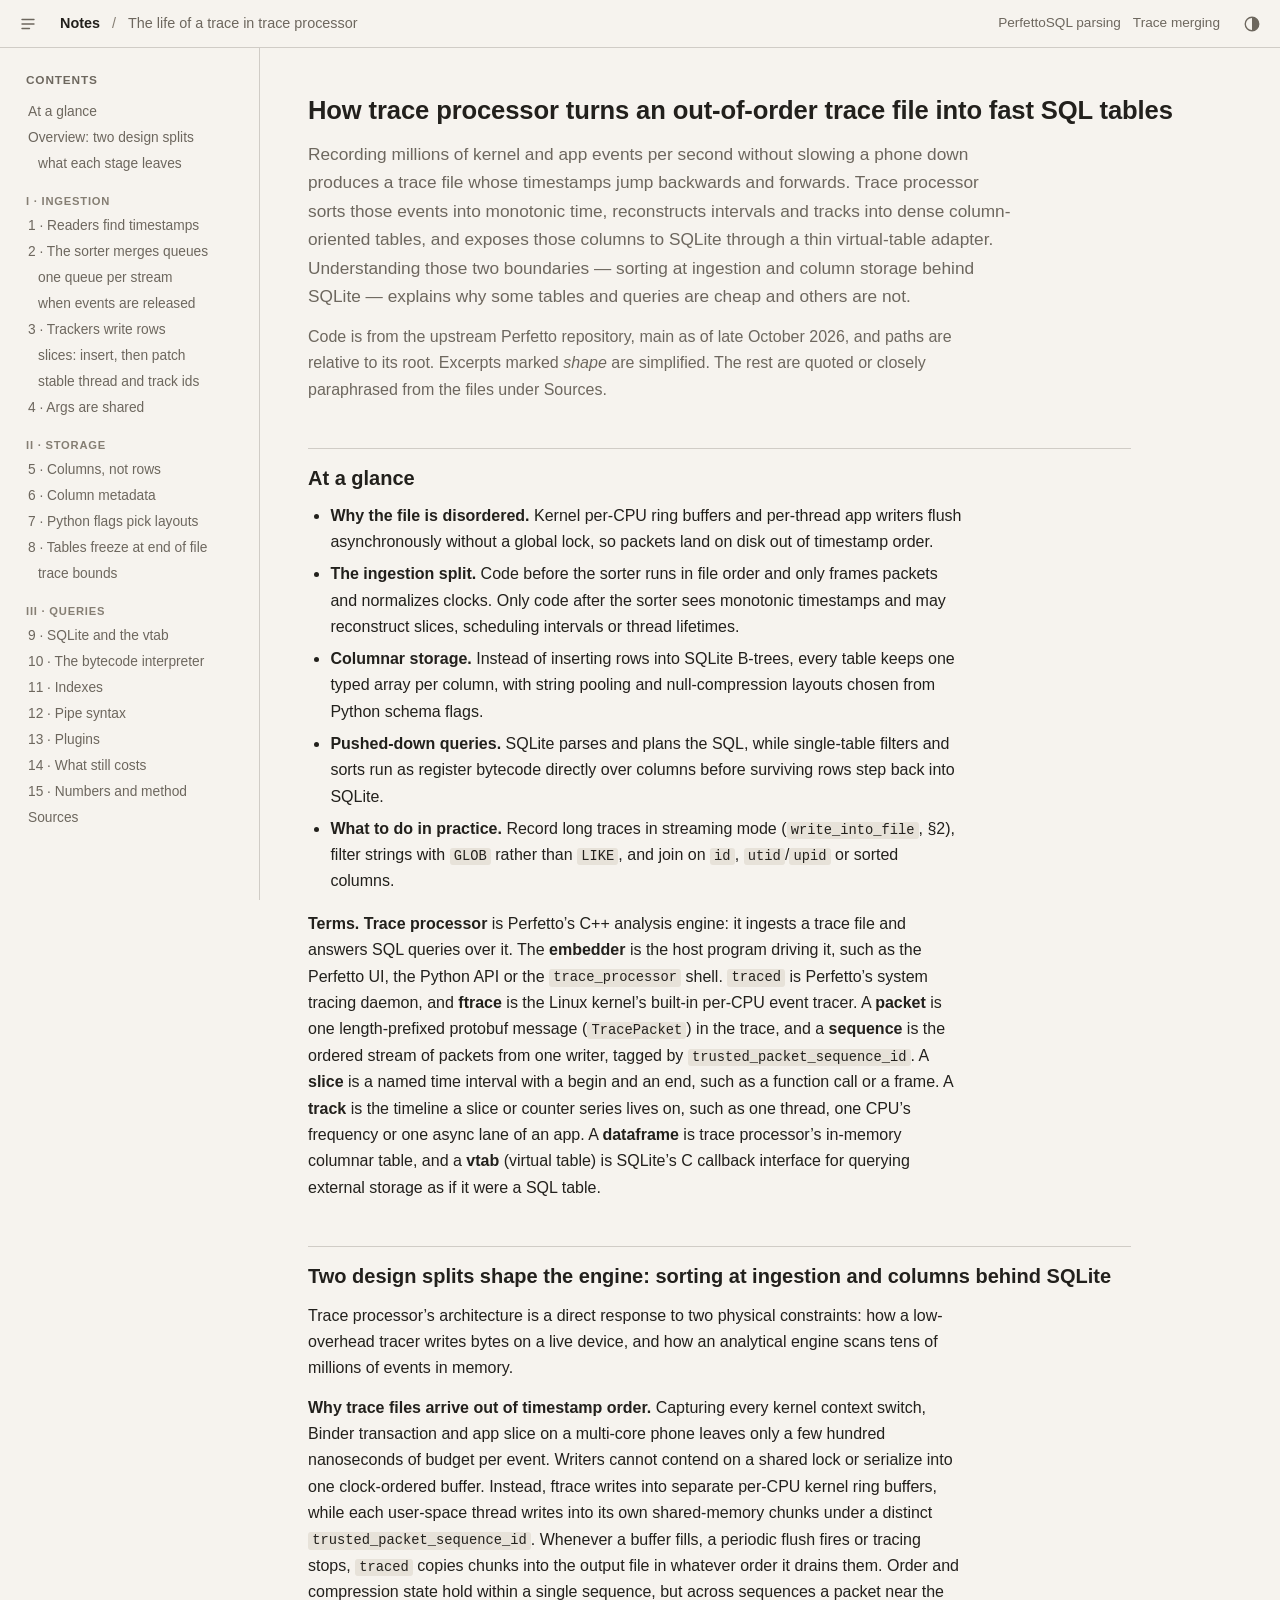
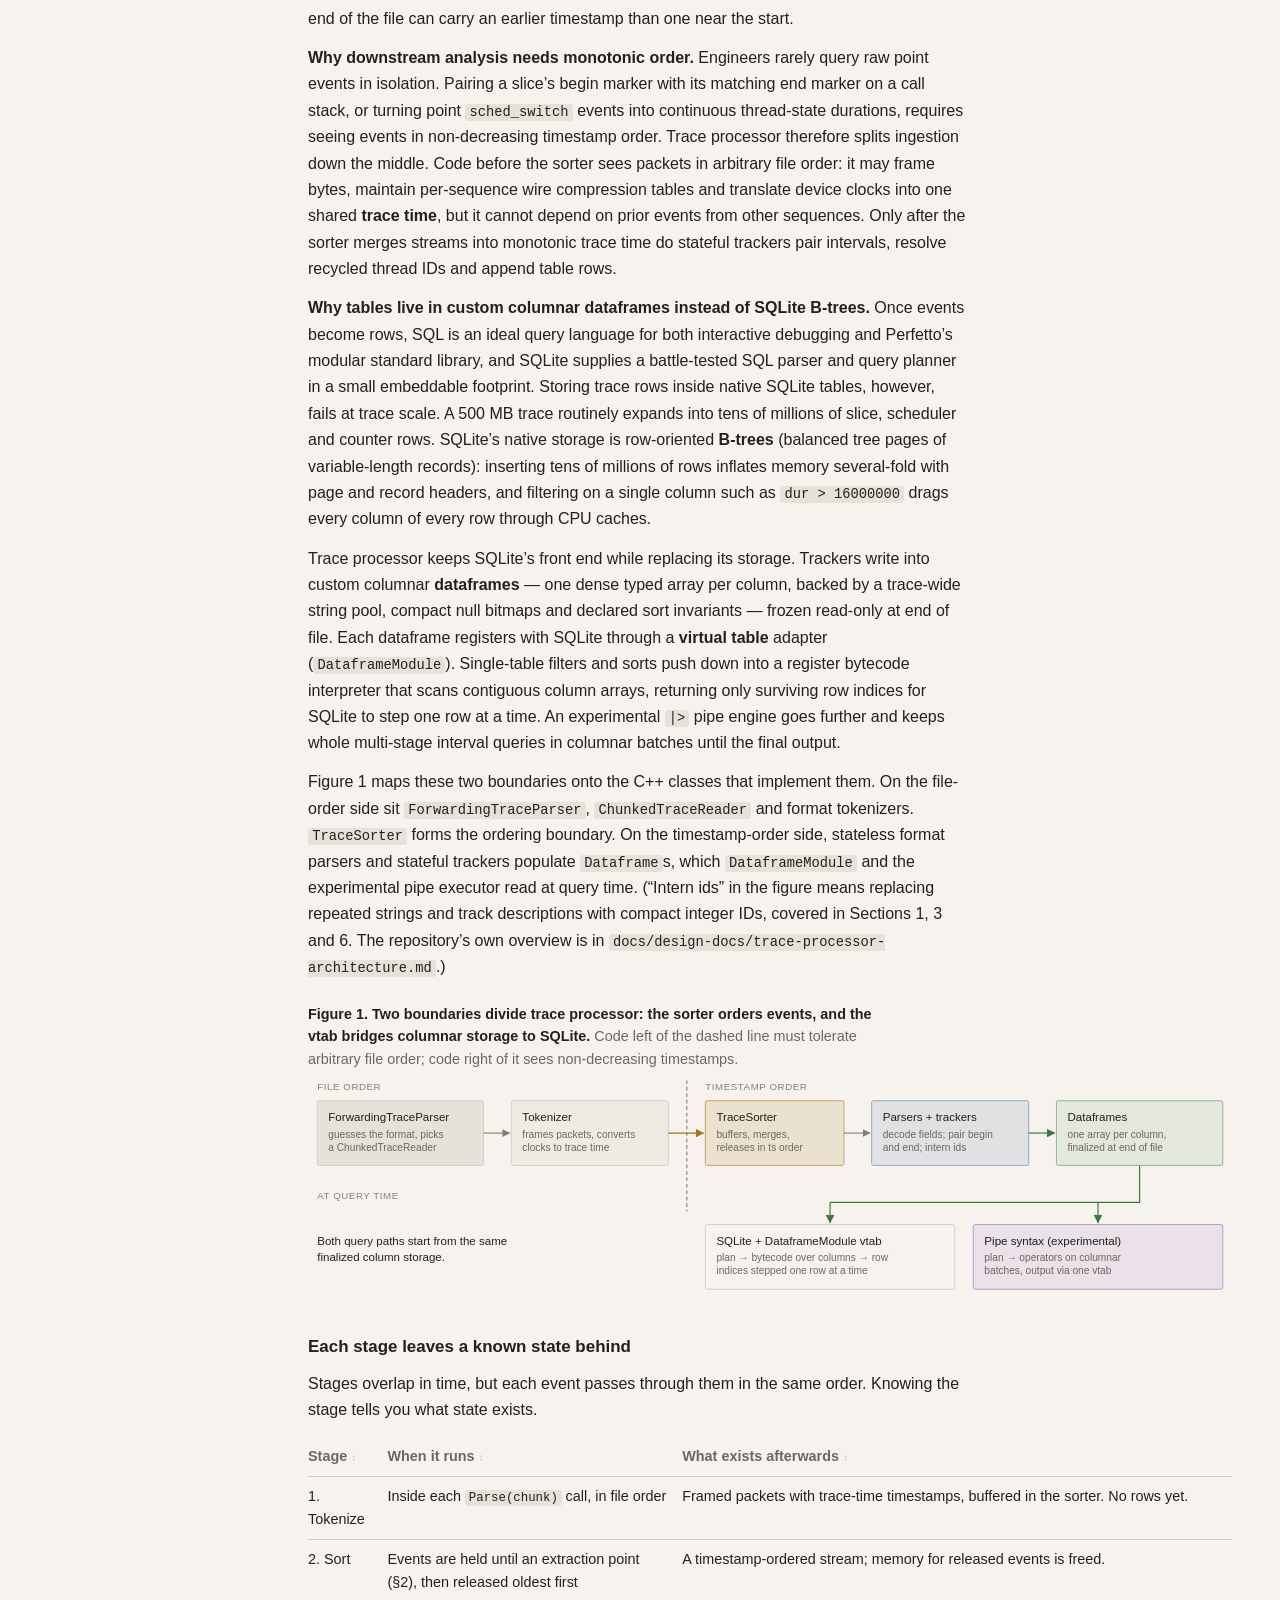
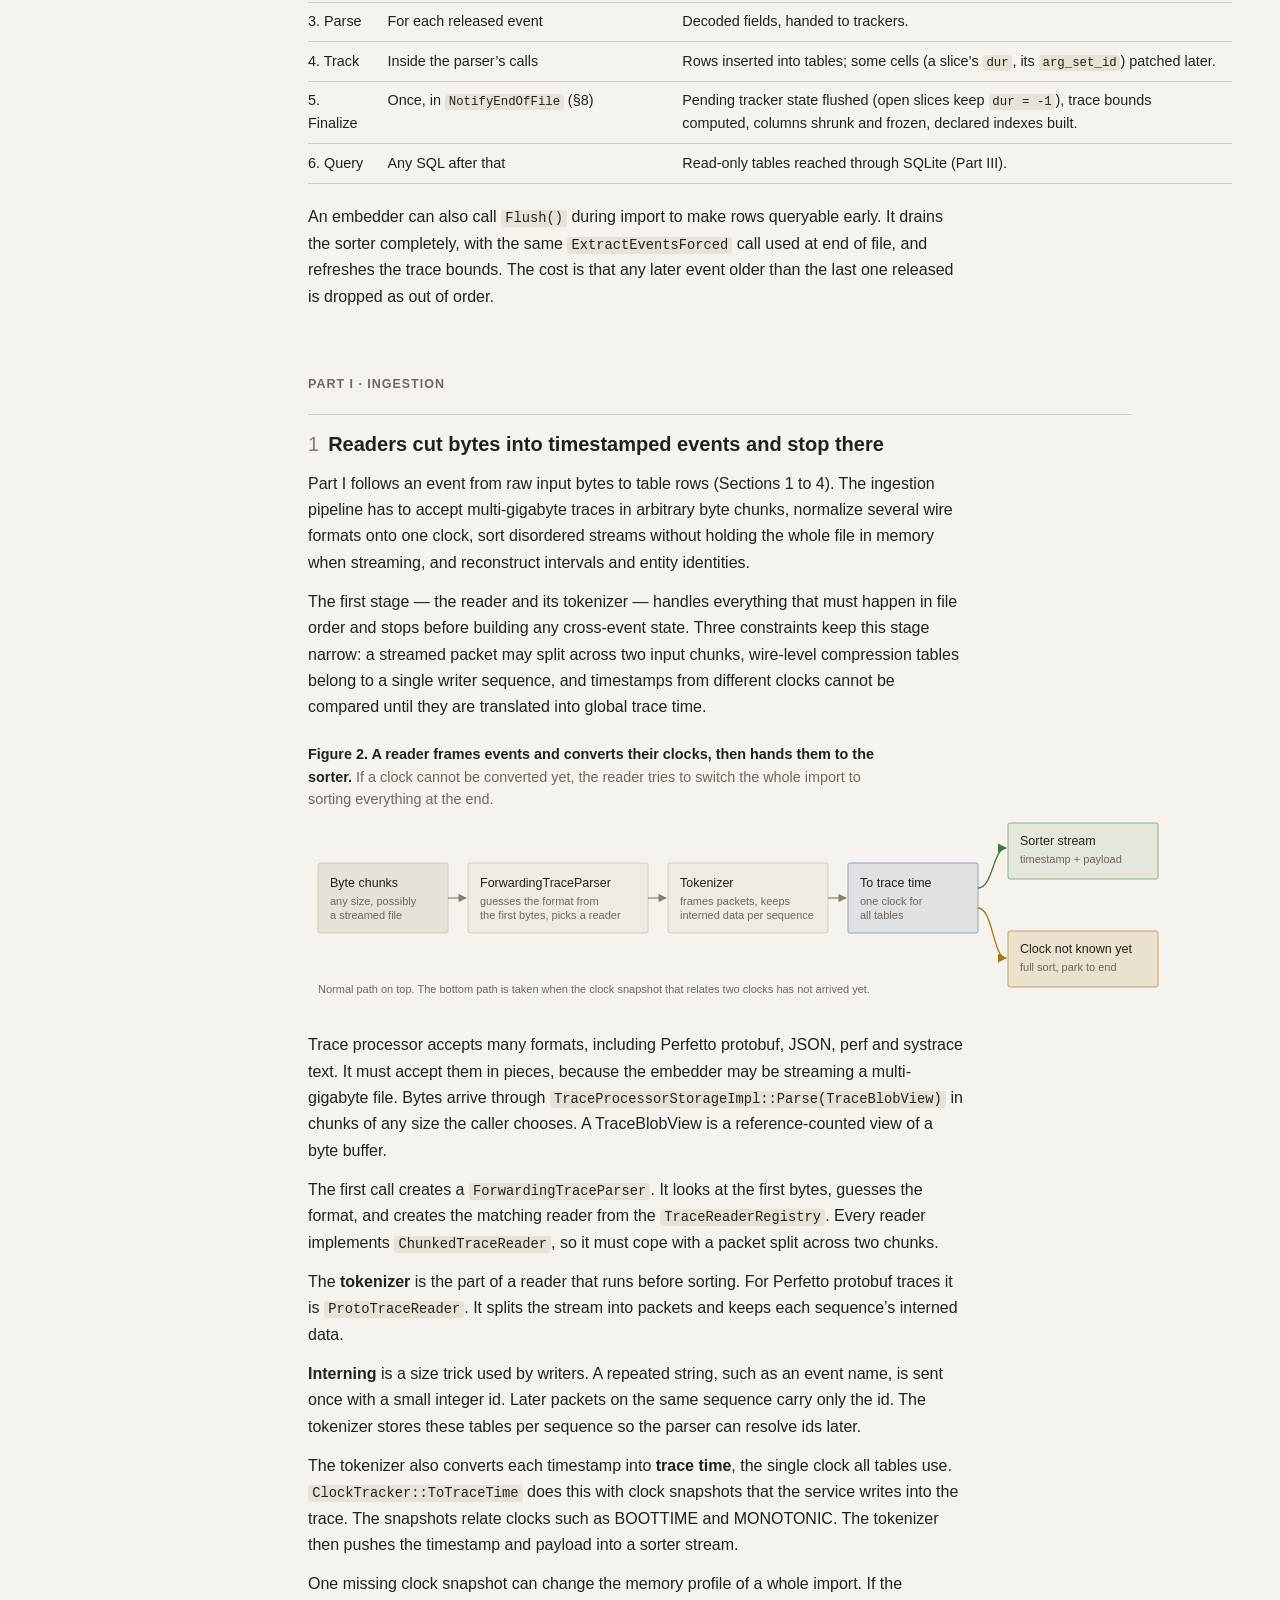
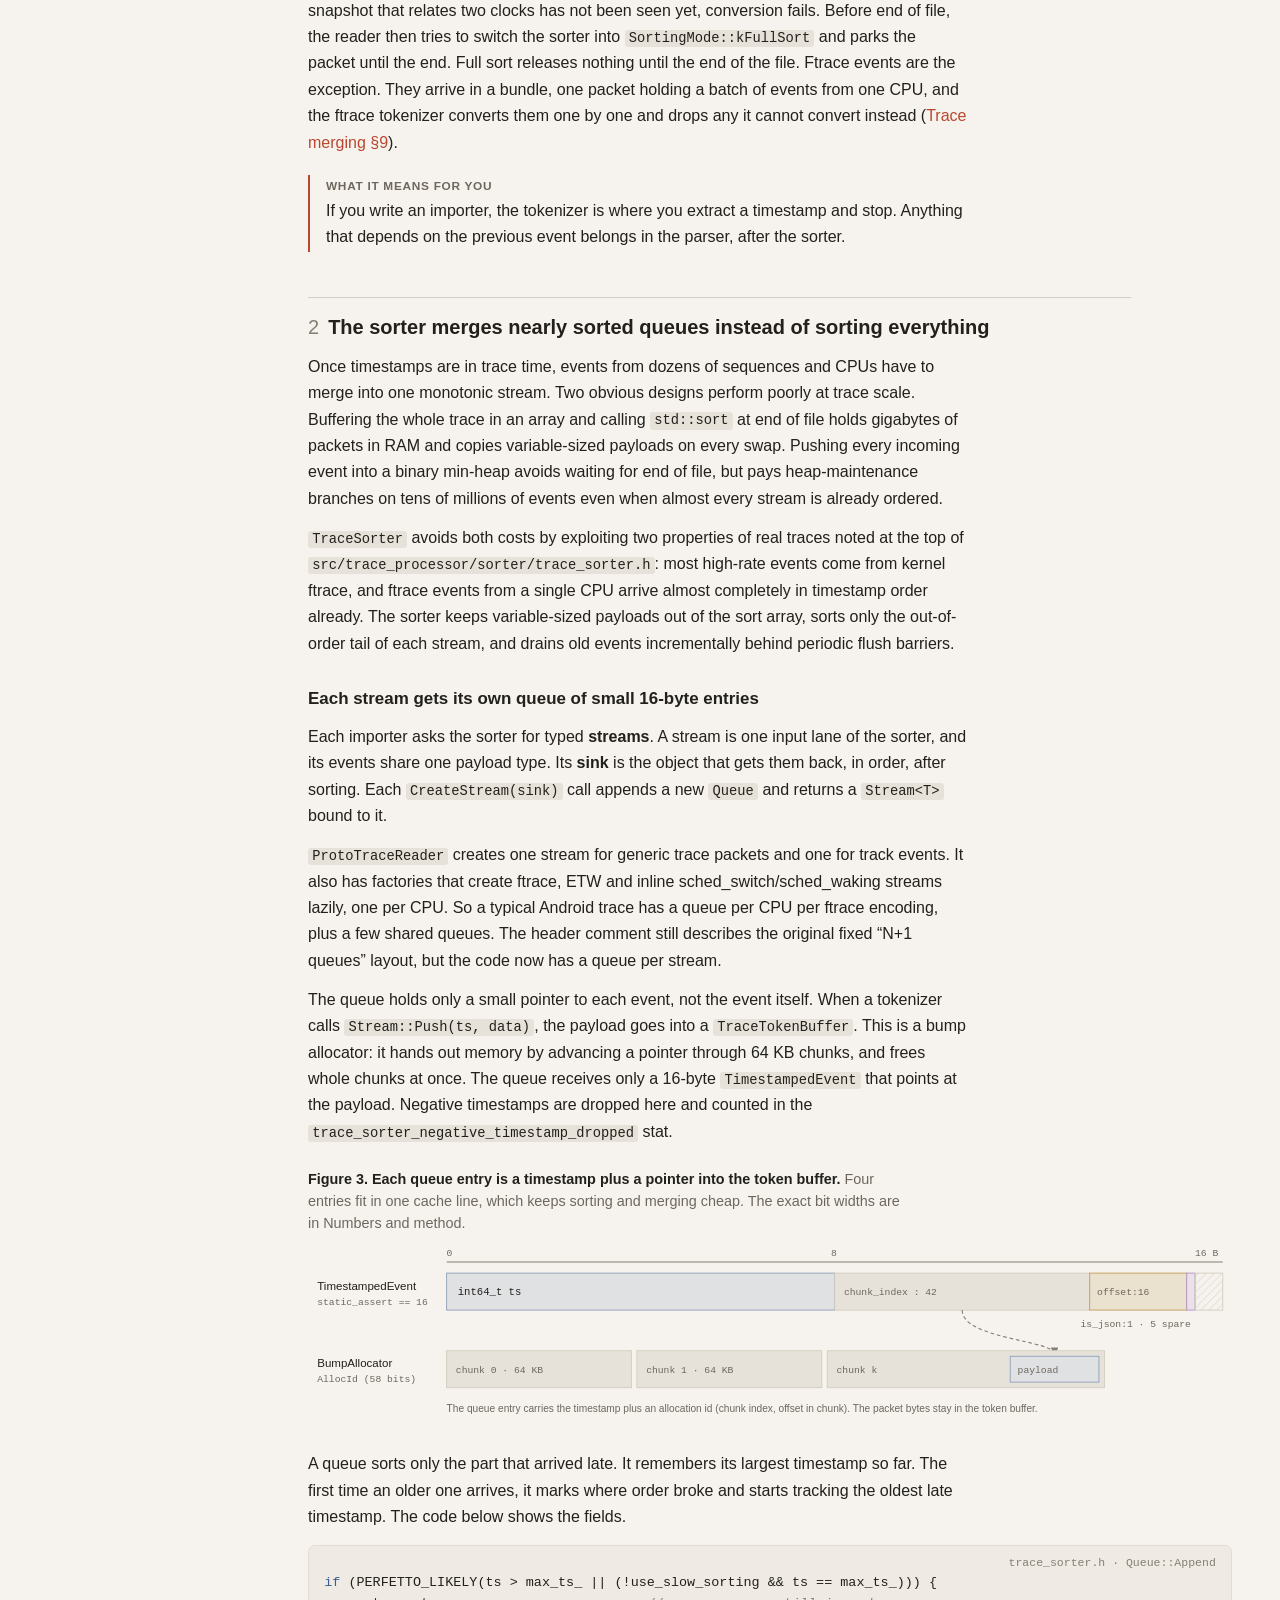
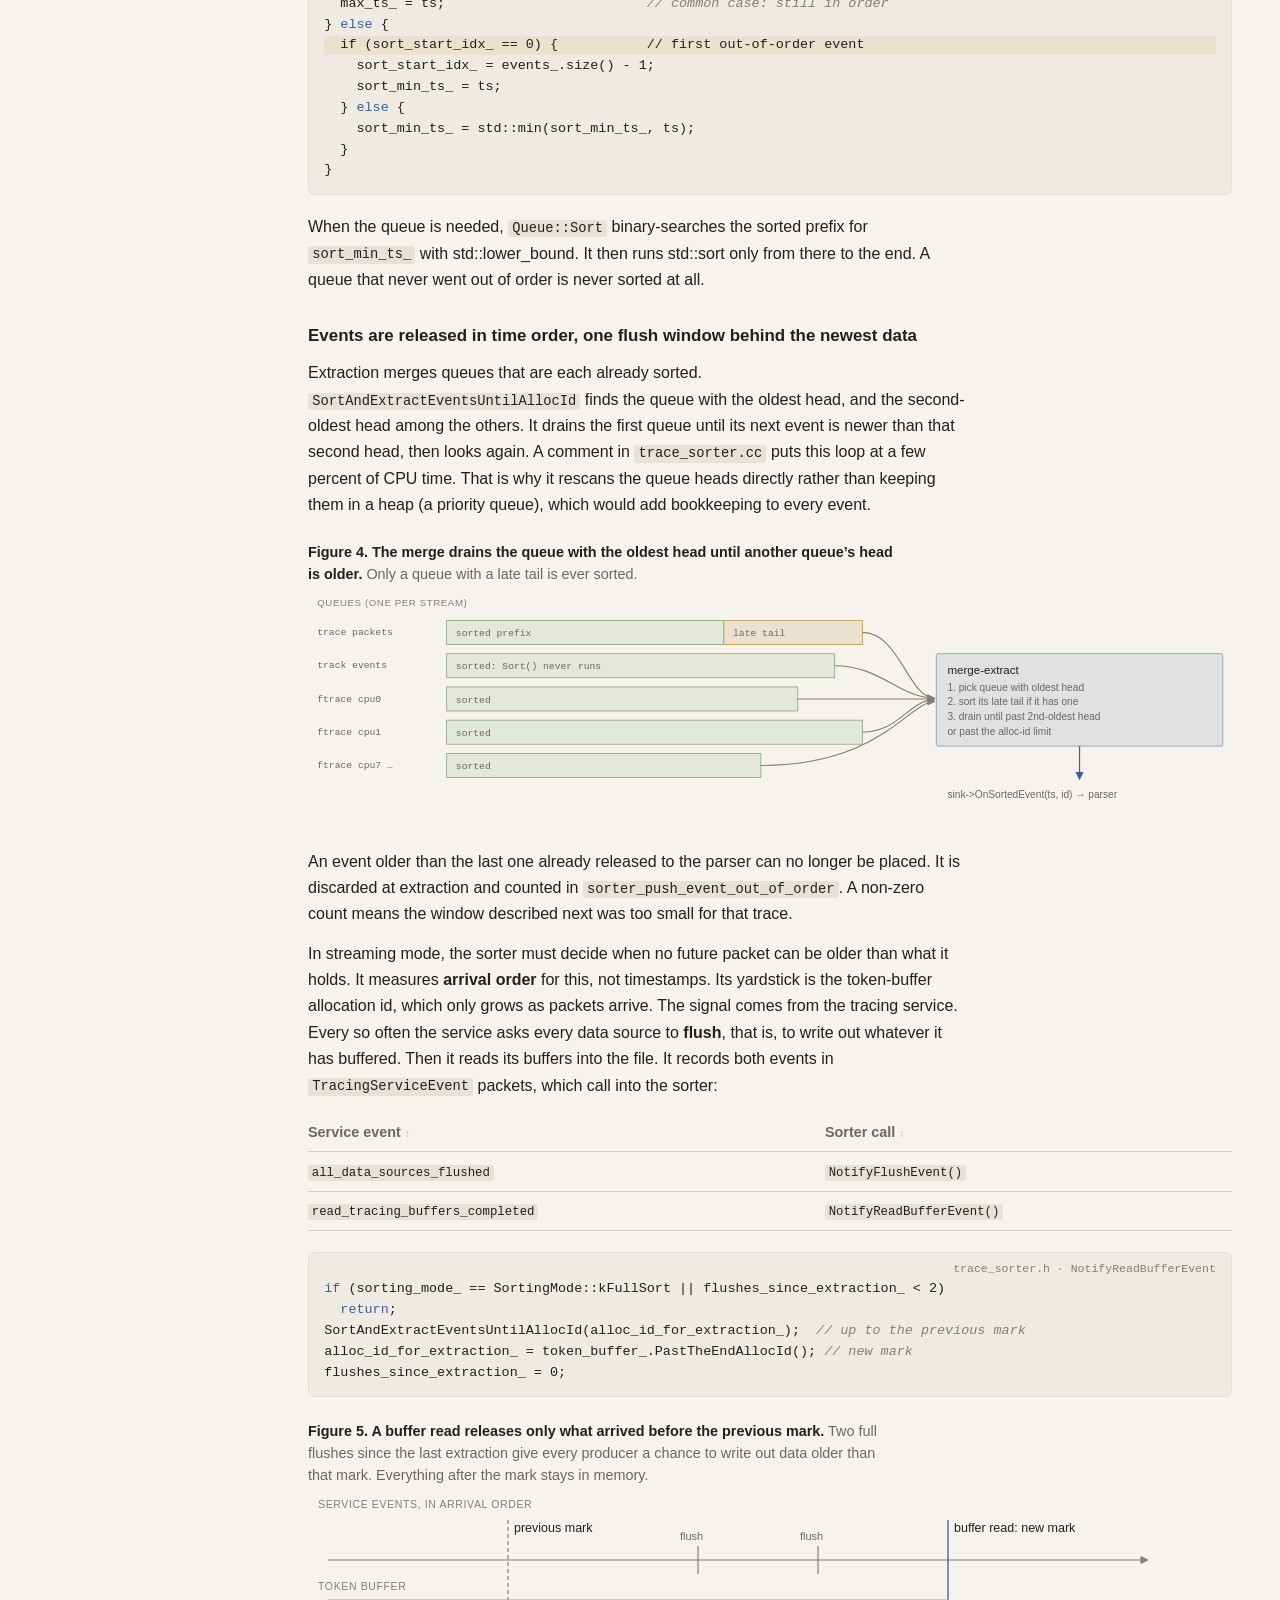
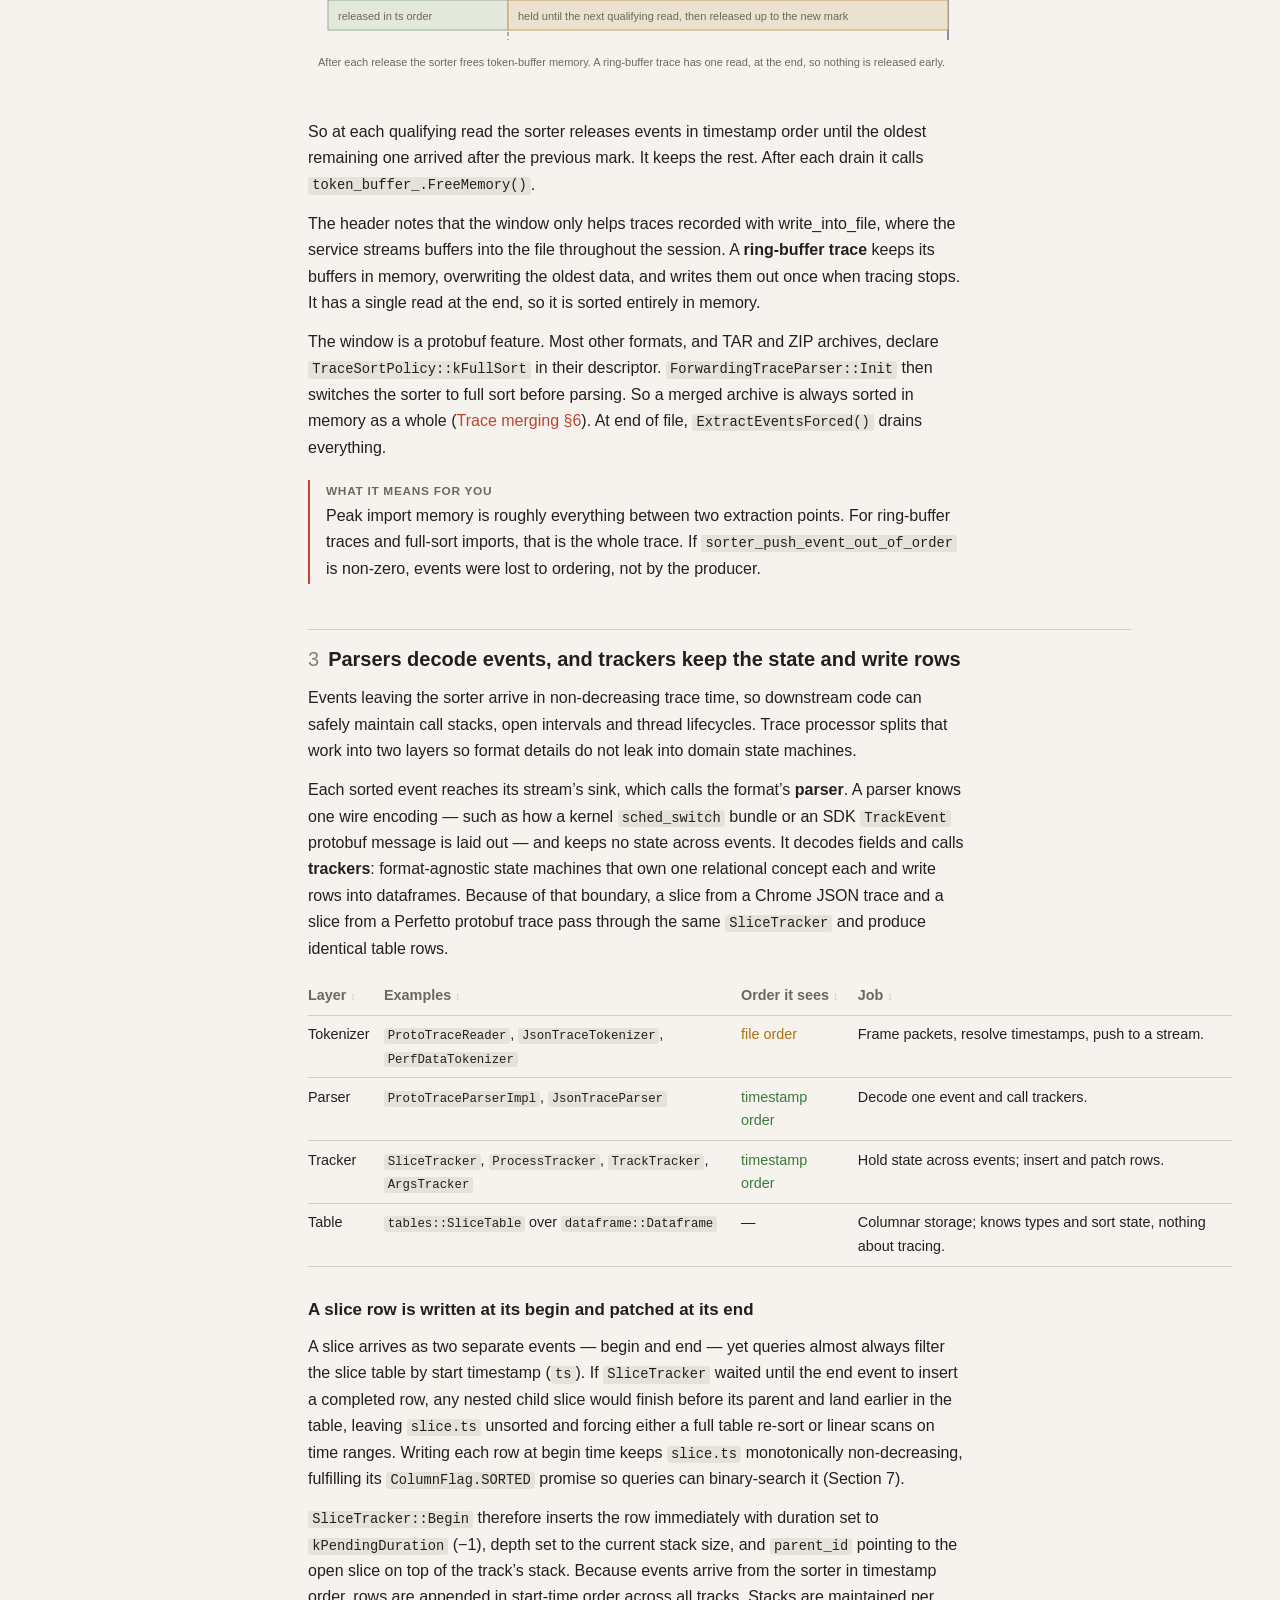
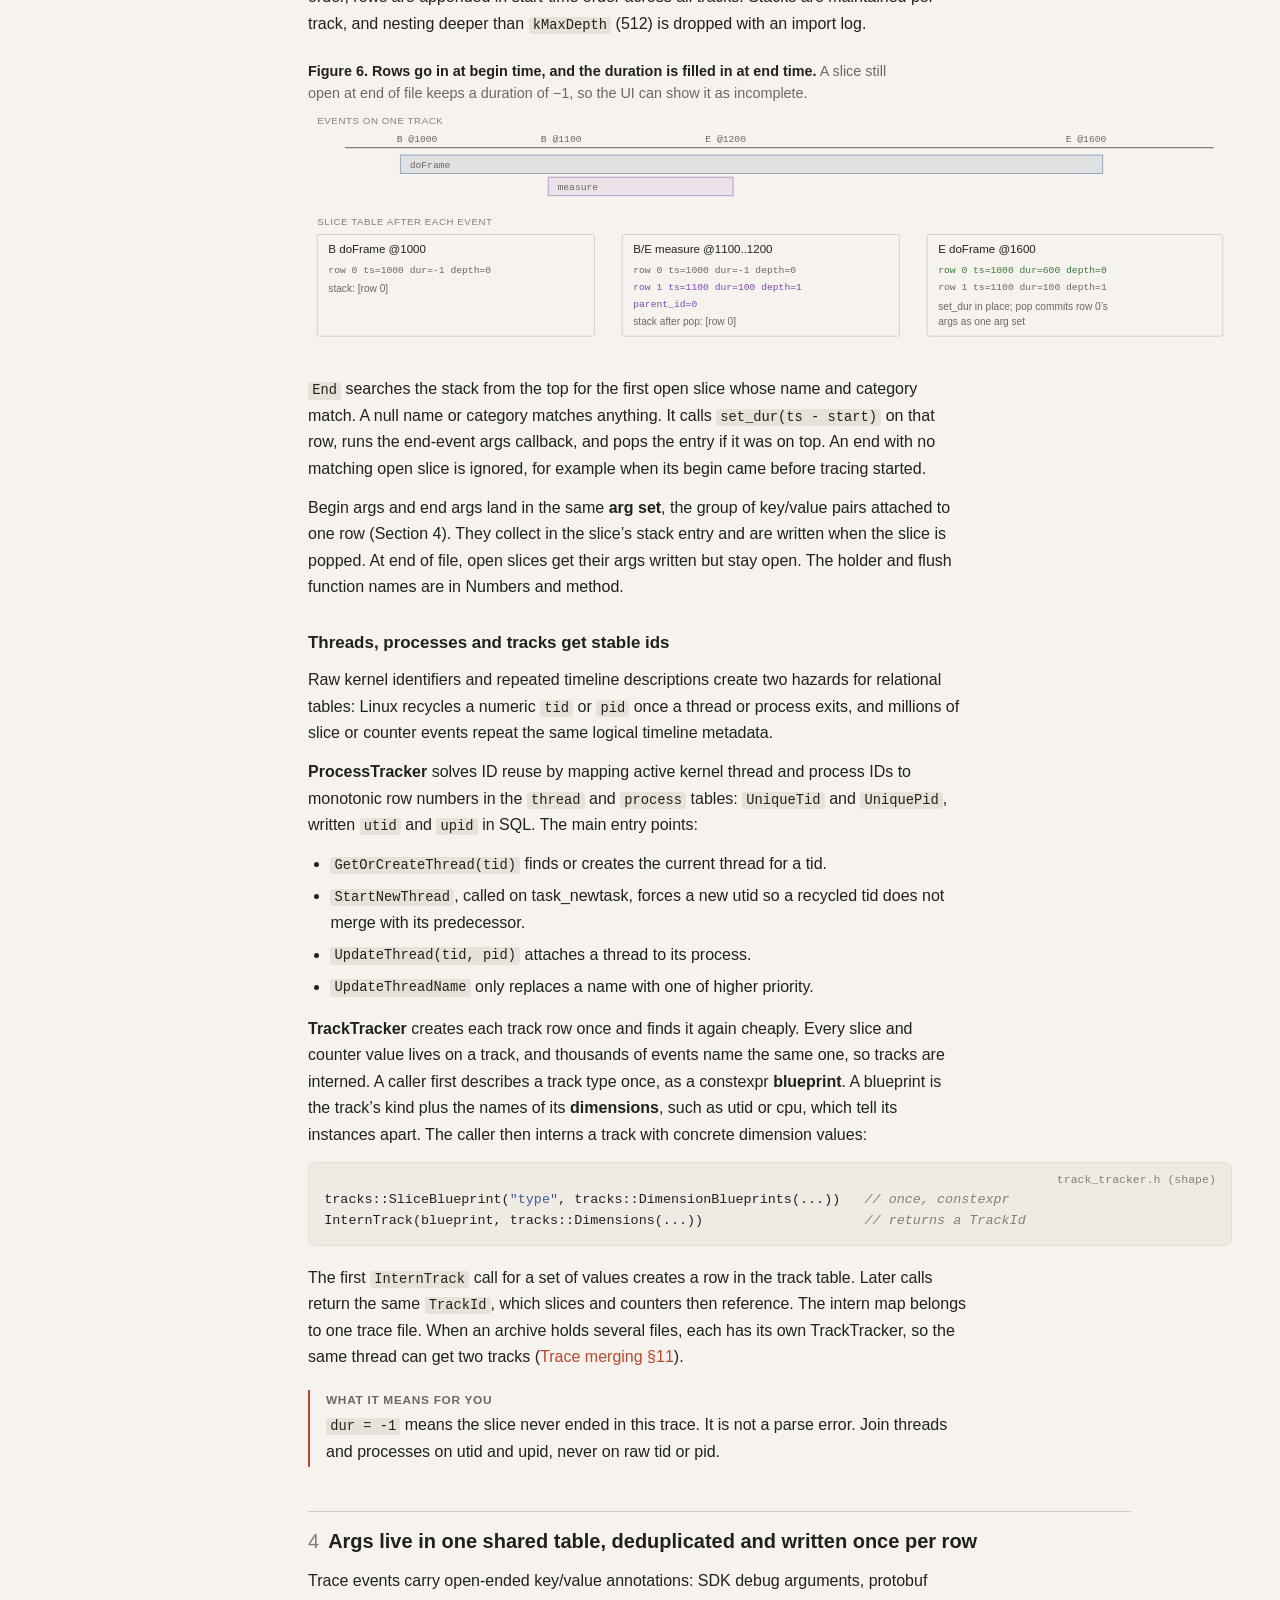
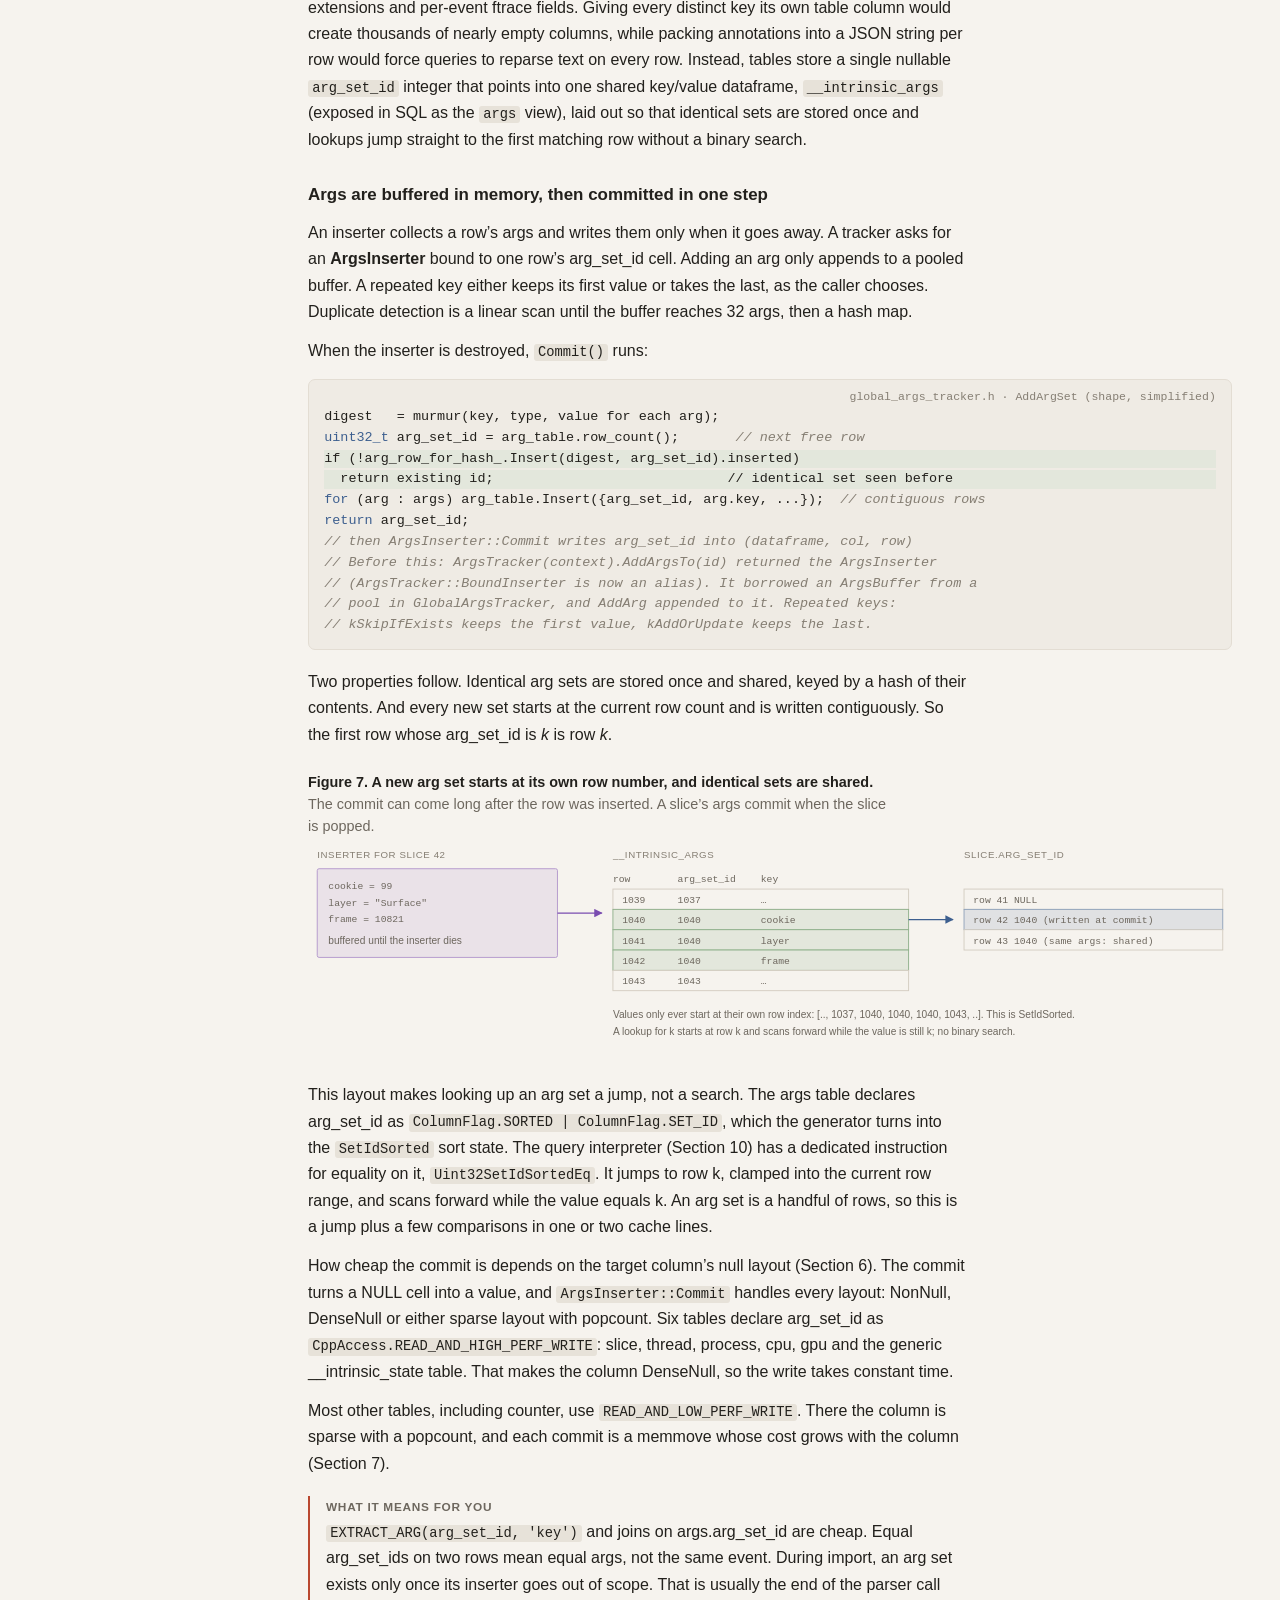
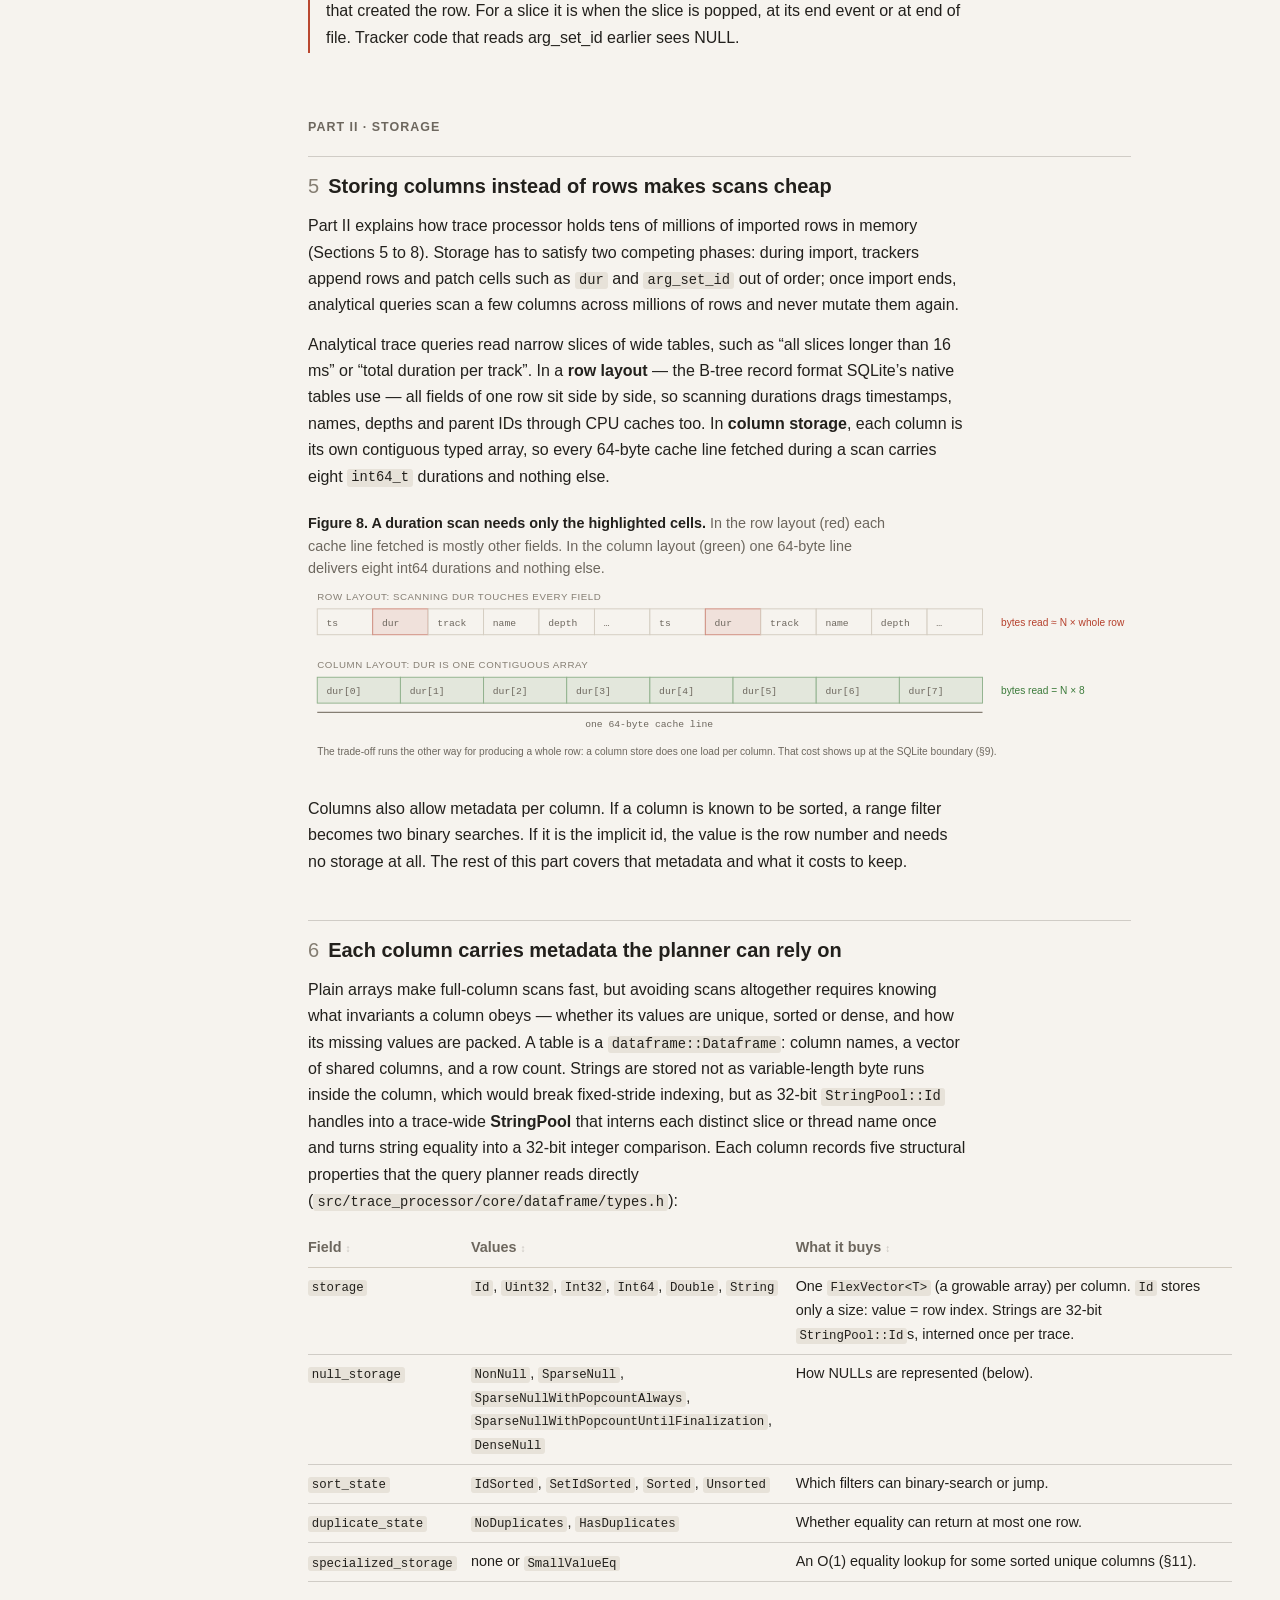
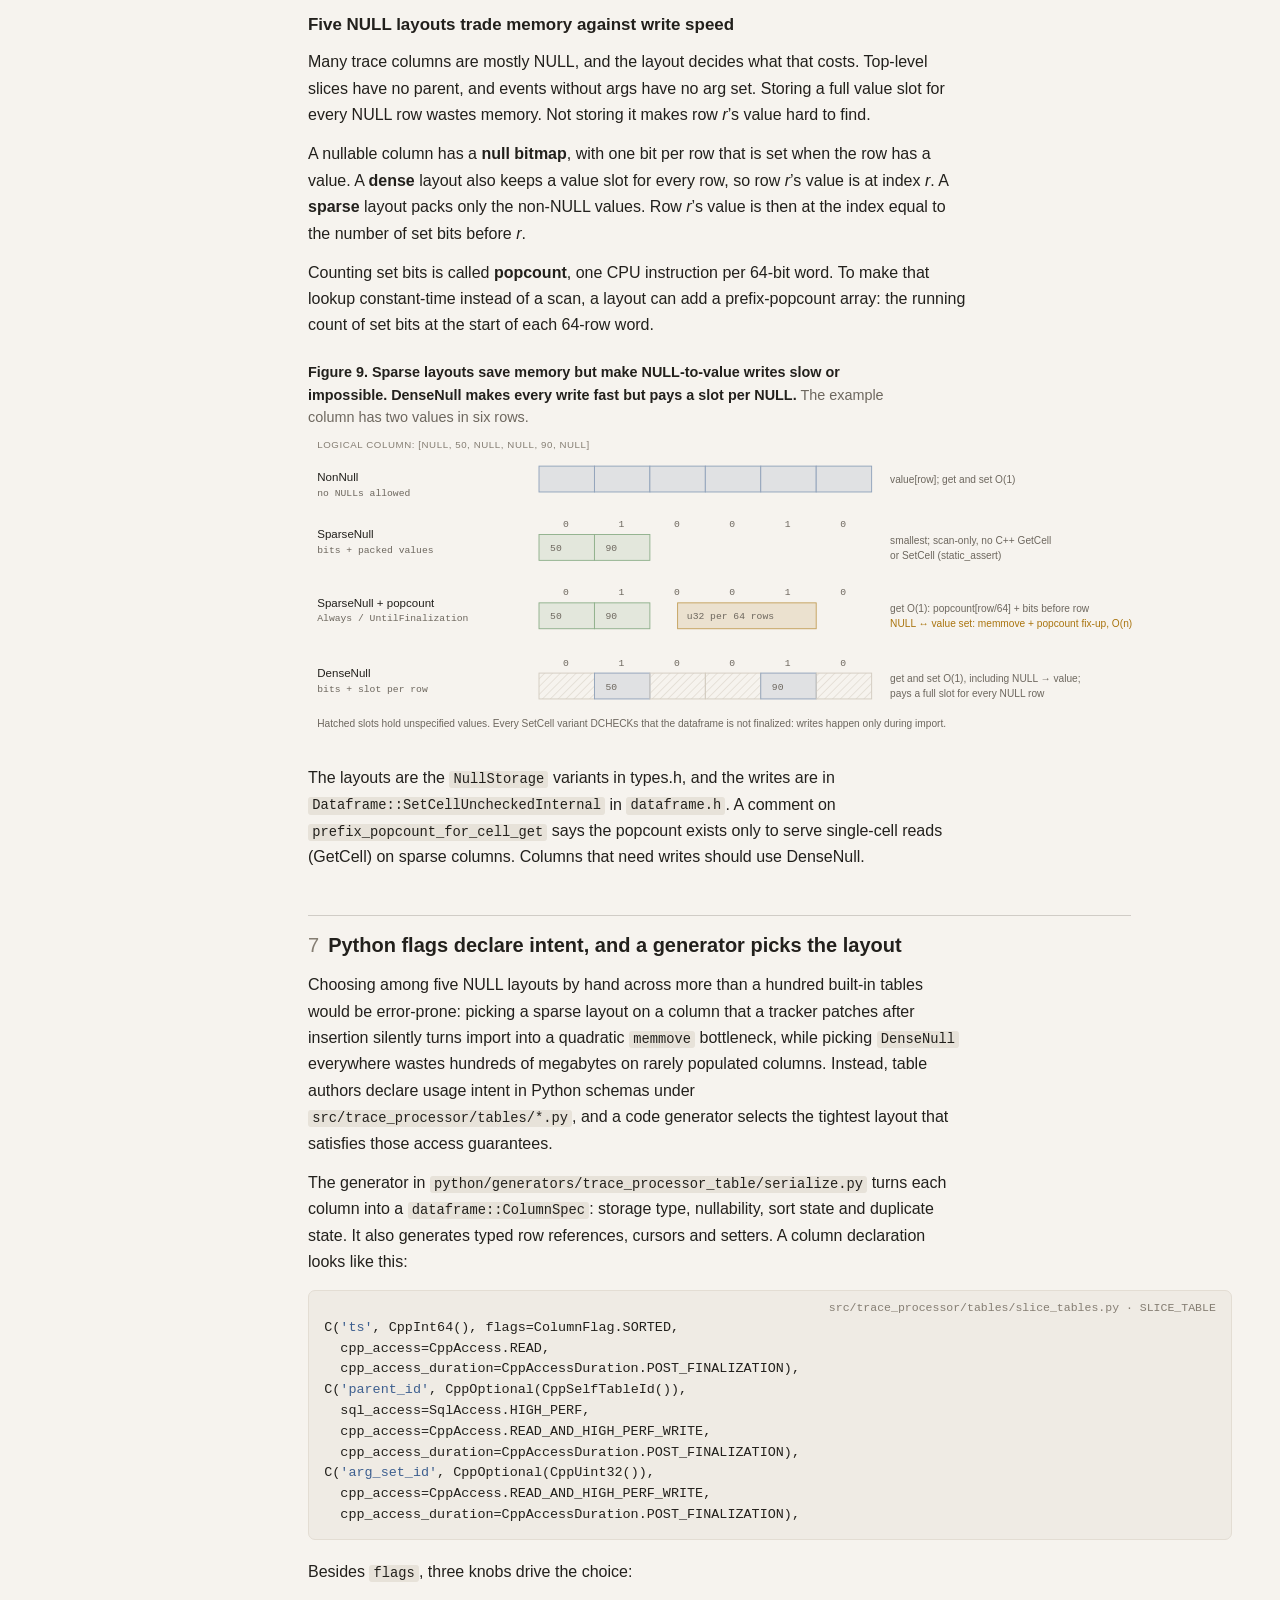
<file: trace_processor_internals/index.html>
<!doctype html>
<html lang="en">
<head>
<meta charset="utf-8" />
<meta name="viewport" content="width=device-width, initial-scale=1" />
<title>The life of a trace in trace processor</title>
<meta name="theme-color" content="#f6f3ee" media="(prefers-color-scheme: light)" />
<meta name="theme-color" content="#171614" media="(prefers-color-scheme: dark)" />
<link rel="icon" href="../assets/icon.svg" type="image/svg+xml" />
<link rel="stylesheet" href="../assets/site.css" />
<script src="../assets/site.js"></script>
</head>
<body class="note">
<div class="progress" aria-hidden="true"><div class="progress-bar"></div></div>

<svg width="0" height="0" style="position:absolute">
  <defs>
    <marker id="ah"  viewBox="0 0 10 10" refX="9" refY="5" markerWidth="7" markerHeight="7" orient="auto-start-reverse"><path d="M0,0 L10,5 L0,10 z" class="mk"/></marker>
    <marker id="ahr" viewBox="0 0 10 10" refX="9" refY="5" markerWidth="7" markerHeight="7" orient="auto-start-reverse"><path d="M0,0 L10,5 L0,10 z" class="mkr"/></marker>
    <marker id="aha" viewBox="0 0 10 10" refX="9" refY="5" markerWidth="7" markerHeight="7" orient="auto-start-reverse"><path d="M0,0 L10,5 L0,10 z" class="mka"/></marker>
    <marker id="ahg" viewBox="0 0 10 10" refX="9" refY="5" markerWidth="7" markerHeight="7" orient="auto-start-reverse"><path d="M0,0 L10,5 L0,10 z" class="mkg"/></marker>
    <marker id="ahv" viewBox="0 0 10 10" refX="9" refY="5" markerWidth="7" markerHeight="7" orient="auto-start-reverse"><path d="M0,0 L10,5 L0,10 z" class="mkv"/></marker>
    <marker id="ahw" viewBox="0 0 10 10" refX="9" refY="5" markerWidth="7" markerHeight="7" orient="auto-start-reverse"><path d="M0,0 L10,5 L0,10 z" class="mkw"/></marker>
    <pattern id="hatch" width="6" height="6" patternUnits="userSpaceOnUse" patternTransform="rotate(45)"><line x1="0" y1="0" x2="0" y2="6" class="hatch-l"/></pattern>
    <pattern id="hatchr" width="6" height="6" patternUnits="userSpaceOnUse" patternTransform="rotate(45)"><line x1="0" y1="0" x2="0" y2="6" class="hatch-r"/></pattern>
  </defs>
</svg>

<header class="topbar">
  <button type="button" class="icon-btn" id="nav-btn" aria-controls="toc" aria-expanded="false" title="Contents"><svg viewBox="0 0 24 24" aria-hidden="true"><path d="M4 6h16M4 12h16M4 18h10"/></svg><span class="lbl">Contents</span></button>
  <a class="tb-home" href="../index.html">Notes</a>
  <span class="tb-sep" aria-hidden="true">/</span>
  <span class="tb-title" title="Sorter · trackers · dataframes · bytecode · SQLite">The life of a trace in trace processor</span>
  <span class="tb-spacer"></span>
  <a class="tb-x" href="../perfettosql_next/index.html">PerfettoSQL parsing</a>
  <a class="tb-x" href="../trace_merging/index.html">Trace merging</a>
  <button type="button" class="icon-btn" id="theme-btn" title="Theme" aria-label="Theme"></button>
</header>

<nav id="toc" aria-label="Contents">
  <div class="h">Contents</div>
  <a href="#glance">At a glance</a>
  <a href="#overview">Overview: two design splits</a>
  <a href="#when" style="padding-left:18px">what each stage leaves</a>
  <div class="ph">I · Ingestion</div>
  <a href="#reader">1 · Readers find timestamps</a>
  <a href="#sorter">2 · The sorter merges queues</a>
  <a href="#sorter-layout" style="padding-left:18px">one queue per stream</a>
  <a href="#sorter-extract" style="padding-left:18px">when events are released</a>
  <a href="#trackers">3 · Trackers write rows</a>
  <a href="#slices" style="padding-left:18px">slices: insert, then patch</a>
  <a href="#ptt" style="padding-left:18px">stable thread and track ids</a>
  <a href="#args">4 · Args are shared</a>
  <div class="ph">II · Storage</div>
  <a href="#rowcol">5 · Columns, not rows</a>
  <a href="#column">6 · Column metadata</a>
  <a href="#flags">7 · Python flags pick layouts</a>
  <a href="#finalize">8 · Tables freeze at end of file</a>
  <a href="#bounds" style="padding-left:18px">trace bounds</a>
  <div class="ph">III · Queries</div>
  <a href="#vtab">9 · SQLite and the vtab</a>
  <a href="#bytecode">10 · The bytecode interpreter</a>
  <a href="#indexes">11 · Indexes</a>
  <a href="#pipes">12 · Pipe syntax</a>
  <a href="#plugins">13 · Plugins</a>
  <a href="#bottlenecks">14 · What still costs</a>
  <a href="#method">15 · Numbers and method</a>
  <a href="#sources">Sources</a>
</nav>

<main id="top">
<h1>How trace processor turns an out-of-order trace file into fast SQL tables</h1>
<p class="lead">Recording millions of kernel and app events per second without slowing a phone down produces a trace file whose timestamps jump backwards and forwards.
Trace processor sorts those events into monotonic time, reconstructs intervals and tracks into dense column-oriented tables, and exposes those columns to SQLite through a thin virtual-table adapter.
Understanding those two boundaries — sorting at ingestion and column storage behind SQLite — explains why some tables and queries are cheap and others are not.</p>
<p class="m">Code is from the upstream Perfetto repository, main as of late October 2026, and paths are relative to its root. Excerpts marked
<em>shape</em> are simplified. The rest are quoted or closely paraphrased from the files under Sources.</p>

<h2 id="glance">At a glance</h2>
<ul>
<li><b>Why the file is disordered.</b> Kernel per-CPU ring buffers and per-thread app writers flush asynchronously without a global lock, so packets land on disk out of timestamp order.</li>
<li><b>The ingestion split.</b> Code before the sorter runs in file order and only frames packets and normalizes clocks. Only code after the sorter sees monotonic timestamps and may reconstruct slices, scheduling intervals or thread lifetimes.</li>
<li><b>Columnar storage.</b> Instead of inserting rows into SQLite B-trees, every table keeps one typed array per column, with string pooling and null-compression layouts chosen from Python schema flags.</li>
<li><b>Pushed-down queries.</b> SQLite parses and plans the SQL, while single-table filters and sorts run as register bytecode directly over columns before surviving rows step back into SQLite.</li>
<li><b>What to do in practice.</b> Record long traces in streaming mode (<code>write_into_file</code>, §2), filter strings with <code>GLOB</code> rather than <code>LIKE</code>, and join on <code>id</code>, <code>utid</code>/<code>upid</code> or sorted columns.</li>
</ul>
<p><b>Terms.</b> <b>Trace processor</b> is Perfetto’s C++ analysis engine: it ingests a trace file and answers SQL queries over it.
The <b>embedder</b> is the host program driving it, such as the Perfetto UI, the Python API or the <code>trace_processor</code> shell.
<code>traced</code> is Perfetto’s system tracing daemon, and <b>ftrace</b> is the Linux kernel’s built-in per-CPU event tracer.
A <b>packet</b> is one length-prefixed protobuf message (<code>TracePacket</code>) in the trace, and a <b>sequence</b> is the ordered stream of packets from one writer, tagged by <code>trusted_packet_sequence_id</code>.
A <b>slice</b> is a named time interval with a begin and an end, such as a function call or a frame.
A <b>track</b> is the timeline a slice or counter series lives on, such as one thread, one CPU’s frequency or one async lane of an app.
A <b>dataframe</b> is trace processor’s in-memory columnar table, and a <b>vtab</b> (virtual table) is SQLite’s C callback interface for querying external storage as if it were a SQL table.</p>

<!-- ═════════════════════════ OVERVIEW ═════════════════════════ -->
<h2 id="overview">Two design splits shape the engine: sorting at ingestion and columns behind SQLite</h2>
<p>Trace processor’s architecture is a direct response to two physical constraints: how a low-overhead tracer writes bytes on a live device, and how an analytical engine scans tens of millions of events in memory.</p>
<p><b>Why trace files arrive out of timestamp order.</b> Capturing every kernel context switch, Binder transaction and app slice on a multi-core phone leaves only a few hundred nanoseconds of budget per event.
Writers cannot contend on a shared lock or serialize into one clock-ordered buffer.
Instead, ftrace writes into separate per-CPU kernel ring buffers, while each user-space thread writes into its own shared-memory chunks under a distinct <code>trusted_packet_sequence_id</code>.
Whenever a buffer fills, a periodic flush fires or tracing stops, <code>traced</code> copies chunks into the output file in whatever order it drains them.
Order and compression state hold within a single sequence, but across sequences a packet near the end of the file can carry an earlier timestamp than one near the start.</p>
<p><b>Why downstream analysis needs monotonic order.</b> Engineers rarely query raw point events in isolation.
Pairing a slice’s begin marker with its matching end marker on a call stack, or turning point <code>sched_switch</code> events into continuous thread-state durations, requires seeing events in non-decreasing timestamp order.
Trace processor therefore splits ingestion down the middle.
Code before the sorter sees packets in arbitrary file order: it may frame bytes, maintain per-sequence wire compression tables and translate device clocks into one shared <b>trace time</b>, but it cannot depend on prior events from other sequences.
Only after the sorter merges streams into monotonic trace time do stateful trackers pair intervals, resolve recycled thread IDs and append table rows.</p>
<p><b>Why tables live in custom columnar dataframes instead of SQLite B-trees.</b> Once events become rows, SQL is an ideal query language for both interactive debugging and Perfetto’s modular standard library, and SQLite supplies a battle-tested SQL parser and query planner in a small embeddable footprint.
Storing trace rows inside native SQLite tables, however, fails at trace scale.
A 500 MB trace routinely expands into tens of millions of slice, scheduler and counter rows.
SQLite’s native storage is row-oriented <b>B-trees</b> (balanced tree pages of variable-length records): inserting tens of millions of rows inflates memory several-fold with page and record headers, and filtering on a single column such as <code>dur &gt; 16000000</code> drags every column of every row through CPU caches.</p>
<p>Trace processor keeps SQLite’s front end while replacing its storage.
Trackers write into custom columnar <b>dataframes</b> — one dense typed array per column, backed by a trace-wide string pool, compact null bitmaps and declared sort invariants — frozen read-only at end of file.
Each dataframe registers with SQLite through a <b>virtual table</b> adapter (<code>DataframeModule</code>).
Single-table filters and sorts push down into a register bytecode interpreter that scans contiguous column arrays, returning only surviving row indices for SQLite to step one row at a time. An experimental <code>|&gt;</code> pipe engine goes further and keeps whole multi-stage interval queries in columnar batches until the final output.</p>
<p>Figure 1 maps these two boundaries onto the C++ classes that implement them. On the file-order side sit <code>ForwardingTraceParser</code>, <code>ChunkedTraceReader</code> and format tokenizers. <code>TraceSorter</code> forms the ordering boundary. On the timestamp-order side, stateless format parsers and stateful trackers populate <code>Dataframe</code>s, which <code>DataframeModule</code> and the experimental pipe executor read at query time.
(“Intern ids” in the figure means replacing repeated strings and track descriptions with compact integer IDs, covered in Sections 1, 3 and 6. The repository’s own overview is in <code>docs/design-docs/trace-processor-architecture.md</code>.)</p>
<figure>
<figcaption><b>Figure 1. Two boundaries divide trace processor: the sorter orders events, and the vtab bridges columnar storage to SQLite.</b>
Code left of the dashed line must tolerate arbitrary file order; code right of it sees non-decreasing timestamps.</figcaption>
<svg viewBox="0 0 1000 250" role="img" aria-label="Pipeline overview">
  <text x="10" y="18" class="th">file order</text>
  <text x="430" y="18" class="th">timestamp order</text>
  <line x1="410" y1="8" x2="410" y2="150" class="ln dash"/>
  <rect x="10" y="30" width="180" height="70" rx="2" class="b2"/>
  <text x="22" y="52" class="tb">ForwardingTraceParser</text>
  <text x="22" y="70" class="ts">guesses the format, picks</text>
  <text x="22" y="84" class="ts">a ChunkedTraceReader</text>
  <path d="M190,65 L218,65" class="ln" marker-end="url(#ah)"/>
  <rect x="220" y="30" width="170" height="70" rx="2" class="b"/>
  <text x="232" y="52" class="tb">Tokenizer</text>
  <text x="232" y="70" class="ts">frames packets, converts</text>
  <text x="232" y="84" class="ts">clocks to trace time</text>
  <path d="M390,65 L428,65" class="lnw" marker-end="url(#ahw)"/>
  <rect x="430" y="30" width="150" height="70" rx="2" class="bw"/>
  <text x="442" y="52" class="tb">TraceSorter</text>
  <text x="442" y="70" class="ts">buffers, merges,</text>
  <text x="442" y="84" class="ts">releases in ts order</text>
  <path d="M580,65 L608,65" class="ln" marker-end="url(#ah)"/>
  <rect x="610" y="30" width="170" height="70" rx="2" class="ba"/>
  <text x="622" y="52" class="tb">Parsers + trackers</text>
  <text x="622" y="70" class="ts">decode fields; pair begin</text>
  <text x="622" y="84" class="ts">and end; intern ids</text>
  <path d="M780,65 L808,65" class="lng" marker-end="url(#ahg)"/>
  <rect x="810" y="30" width="180" height="70" rx="2" class="bg"/>
  <text x="822" y="52" class="tb">Dataframes</text>
  <text x="822" y="70" class="ts">one array per column,</text>
  <text x="822" y="84" class="ts">finalized at end of file</text>
  <text x="10" y="136" class="th">at query time</text>
  <path d="M900,100 L900,140 L565,140" class="lng"/>
  <path d="M565,140 L565,162" class="lng" marker-end="url(#ahg)"/>
  <path d="M855,140 L855,162" class="lng" marker-end="url(#ahg)"/>
  <rect x="430" y="164" width="270" height="70" rx="2" class="b0"/>
  <text x="442" y="186" class="tb">SQLite + DataframeModule vtab</text>
  <text x="442" y="204" class="ts">plan → bytecode over columns → row</text>
  <text x="442" y="218" class="ts">indices stepped one row at a time</text>
  <rect x="720" y="164" width="270" height="70" rx="2" class="bv"/>
  <text x="732" y="186" class="tb">Pipe syntax (experimental)</text>
  <text x="732" y="204" class="ts">plan → operators on columnar</text>
  <text x="732" y="218" class="ts">batches, output via one vtab</text>
  <text x="10" y="186" class="t">Both query paths start from the same</text>
  <text x="10" y="204" class="t">finalized column storage.</text>
</svg>
</figure>

<h3 id="when">Each stage leaves a known state behind</h3>
<p>Stages overlap in time, but each event passes through them in the same order. Knowing the stage tells you what state exists.</p>
<table>
  <thead><tr><th>Stage</th><th>When it runs</th><th>What exists afterwards</th></tr></thead>
  <tbody>
    <tr><td>1. Tokenize</td><td>Inside each <code>Parse(chunk)</code> call, in file order</td><td>Framed packets with trace-time timestamps, buffered in the sorter. No rows yet.</td></tr>
    <tr><td>2. Sort</td><td>Events are held until an extraction point (§2), then released oldest first</td><td>A timestamp-ordered stream; memory for released events is freed.</td></tr>
    <tr><td>3. Parse</td><td>For each released event</td><td>Decoded fields, handed to trackers.</td></tr>
    <tr><td>4. Track</td><td>Inside the parser’s calls</td><td>Rows inserted into tables; some cells (a slice’s <code>dur</code>, its <code>arg_set_id</code>) patched later.</td></tr>
    <tr><td>5. Finalize</td><td>Once, in <code>NotifyEndOfFile</code> (§8)</td><td>Pending tracker state flushed (open slices keep <code>dur = -1</code>), trace bounds computed, columns shrunk and frozen, declared indexes built.</td></tr>
    <tr><td>6. Query</td><td>Any SQL after that</td><td>Read-only tables reached through SQLite (Part III).</td></tr>
  </tbody>
</table>
<p>An embedder can also call <code>Flush()</code> during import to make rows queryable early. It drains the sorter completely, with the same
<code>ExtractEventsForced</code> call used at end of file, and refreshes the trace bounds. The cost is that any later event older than the last
one released is dropped as out of order.</p>

<!-- ═════════════════════════ PART I ═════════════════════════ -->
<div class="part">Part I · Ingestion</div>

<h2 id="reader"><span class="n">1</span>Readers cut bytes into timestamped events and stop there</h2>
<p>Part I follows an event from raw input bytes to table rows (Sections 1 to 4).
The ingestion pipeline has to accept multi-gigabyte traces in arbitrary byte chunks, normalize several wire formats onto one clock, sort disordered streams without holding the whole file in memory when streaming, and reconstruct intervals and entity identities.</p>
<p>The first stage — the reader and its tokenizer — handles everything that must happen in file order and stops before building any cross-event state.
Three constraints keep this stage narrow: a streamed packet may split across two input chunks, wire-level compression tables belong to a single writer sequence, and timestamps from different clocks cannot be compared until they are translated into global trace time.</p>
<figure>
<figcaption><b>Figure 2. A reader frames events and converts their clocks, then hands them to the sorter.</b>
If a clock cannot be converted yet, the reader tries to switch the whole import to sorting everything at the end.</figcaption>
<svg xmlns="http://www.w3.org/2000/svg" style="max-width:860px" viewBox="0 0 860 190" role="img" aria-label="Reader flow from byte chunks to the sorter, with a fallback to full sort">
  <rect x="10" y="50" width="130" height="70" rx="2" class="b2"/>
  <text x="22" y="74" class="tb">Byte chunks</text>
  <text x="22" y="92" class="ts">any size, possibly</text>
  <text x="22" y="106" class="ts">a streamed file</text>
  <path d="M140,85 L158,85" class="ln" marker-end="url(#ah)"/>
  <rect x="160" y="50" width="180" height="70" rx="2" class="b"/>
  <text x="172" y="74" class="tb">ForwardingTraceParser</text>
  <text x="172" y="92" class="ts">guesses the format from</text>
  <text x="172" y="106" class="ts">the first bytes, picks a reader</text>
  <path d="M340,85 L358,85" class="ln" marker-end="url(#ah)"/>
  <rect x="360" y="50" width="160" height="70" rx="2" class="b"/>
  <text x="372" y="74" class="tb">Tokenizer</text>
  <text x="372" y="92" class="ts">frames packets, keeps</text>
  <text x="372" y="106" class="ts">interned data per sequence</text>
  <path d="M520,85 L538,85" class="ln" marker-end="url(#ah)"/>
  <rect x="540" y="50" width="130" height="70" rx="2" class="ba"/>
  <text x="552" y="74" class="tb">To trace time</text>
  <text x="552" y="92" class="ts">one clock for</text>
  <text x="552" y="106" class="ts">all tables</text>
  <path d="M670,75 C685,75 685,35 698,35" class="lng" marker-end="url(#ahg)"/>
  <path d="M670,95 C685,95 685,145 698,145" class="lnw" marker-end="url(#ahw)"/>
  <rect x="700" y="10" width="150" height="56" rx="2" class="bg"/>
  <text x="712" y="32" class="tb">Sorter stream</text>
  <text x="712" y="50" class="ts">timestamp + payload</text>
  <rect x="700" y="118" width="150" height="56" rx="2" class="bw"/>
  <text x="712" y="140" class="tb">Clock not known yet</text>
  <text x="712" y="158" class="ts">full sort, park to end</text>
  <text x="10" y="180" class="ts">Normal path on top. The bottom path is taken when the clock snapshot that relates two clocks has not arrived yet.</text>
</svg>
</figure>
<p>Trace processor accepts many formats, including Perfetto protobuf, JSON, perf and systrace text. It must accept them in pieces, because the
embedder may be streaming a multi-gigabyte file. Bytes arrive through <code>TraceProcessorStorageImpl::Parse(TraceBlobView)</code> in chunks
of any size the caller chooses. A TraceBlobView is a reference-counted view of a byte buffer.</p>
<p>The first call creates a <code>ForwardingTraceParser</code>. It looks at the first bytes, guesses the format, and creates the matching reader
from the <code>TraceReaderRegistry</code>. Every reader implements <code>ChunkedTraceReader</code>, so it must cope with a packet split across
two chunks.</p>
<p>The <b>tokenizer</b> is the part of a reader that runs before sorting. For Perfetto protobuf traces it is <code>ProtoTraceReader</code>.
It splits the stream into packets and keeps each sequence’s interned data.</p>
<p><b>Interning</b> is a size trick used by writers. A repeated string, such as an event name, is sent once with a small integer id.
Later packets on the same sequence carry only the id. The tokenizer stores these tables per sequence so the parser can resolve ids later.</p>
<p>The tokenizer also converts each timestamp into <b>trace time</b>, the single clock all tables use.
<code>ClockTracker::ToTraceTime</code> does this with clock snapshots that the service writes into the trace. The snapshots relate clocks
such as BOOTTIME and MONOTONIC. The tokenizer then pushes the timestamp and payload into a sorter stream.</p>
<p>One missing clock snapshot can change the memory profile of a whole import. If the snapshot that relates two clocks has not been seen yet,
conversion fails. Before end of file, the reader then tries to switch the sorter into <code>SortingMode::kFullSort</code> and parks the packet
until the end. Full sort releases nothing until the end of the file. Ftrace events are the exception. They arrive in a bundle, one packet
holding a batch of events from one CPU, and the ftrace tokenizer converts them one by one and drops any it cannot convert instead
(<a href="../trace_merging/index.html#sec-early">Trace merging §9</a>).</p>

<blockquote class="key"><span class="lbl">What it means for you</span>
If you write an importer, the tokenizer is where you extract a timestamp and stop. Anything that depends on the previous event
belongs in the parser, after the sorter.
</blockquote>

<!-- ───────────── Sorter ───────────── -->
<h2 id="sorter"><span class="n">2</span>The sorter merges nearly sorted queues instead of sorting everything</h2>
<p>Once timestamps are in trace time, events from dozens of sequences and CPUs have to merge into one monotonic stream.
Two obvious designs perform poorly at trace scale.
Buffering the whole trace in an array and calling <code>std::sort</code> at end of file holds gigabytes of packets in RAM and copies variable-sized payloads on every swap.
Pushing every incoming event into a binary min-heap avoids waiting for end of file, but pays heap-maintenance branches on tens of millions of events even when almost every stream is already ordered.</p>
<p><code>TraceSorter</code> avoids both costs by exploiting two properties of real traces noted at the top of <code>src/trace_processor/sorter/trace_sorter.h</code>: most high-rate events come from kernel ftrace, and ftrace events from a single CPU arrive almost completely in timestamp order already.
The sorter keeps variable-sized payloads out of the sort array, sorts only the out-of-order tail of each stream, and drains old events incrementally behind periodic flush barriers.</p>

<h3 id="sorter-layout">Each stream gets its own queue of small 16-byte entries</h3>
<p>Each importer asks the sorter for typed <b>streams</b>. A stream is one input lane of the sorter, and its events share one payload type.
Its <b>sink</b> is the object that gets them back, in order, after sorting. Each <code>CreateStream(sink)</code> call appends a new
<code>Queue</code> and returns a <code>Stream&lt;T&gt;</code> bound to it.</p>
<p><code>ProtoTraceReader</code> creates one stream for generic trace packets and one for track events. It also has factories that create ftrace, ETW and
inline sched_switch/sched_waking streams lazily, one per CPU. So a typical Android trace has a queue per CPU per ftrace encoding, plus a few
shared queues. The header comment still describes the original fixed “N+1 queues” layout, but the code now has a queue per stream.</p>
<p>The queue holds only a small pointer to each event, not the event itself. When a tokenizer calls <code>Stream::Push(ts, data)</code>,
the payload goes into a <code>TraceTokenBuffer</code>. This is a bump allocator: it hands out memory by advancing a pointer through 64 KB
chunks, and frees whole chunks at once. The queue receives only a 16-byte <code>TimestampedEvent</code> that points at the payload.
Negative timestamps are dropped here and counted in the <code>trace_sorter_negative_timestamp_dropped</code> stat.</p>

<figure>
<figcaption><b>Figure 3. Each queue entry is a timestamp plus a pointer into the token buffer.</b> Four entries fit in one cache line,
which keeps sorting and merging cheap. The exact bit widths are in Numbers and method.</figcaption>
<svg viewBox="0 0 1000 200" role="img" aria-label="TimestampedEvent layout">
  <text x="150" y="20" class="tms">0</text><text x="566" y="20" class="tms">8</text><text x="960" y="20" class="tms">16 B</text>
  <line x1="150" y1="26" x2="990" y2="26" class="ln"/>
  <text x="10" y="56" class="tb">TimestampedEvent</text>
  <text x="10" y="72" class="tms">static_assert == 16</text>
  <rect x="150" y="38" width="420" height="40" class="ba"/><text x="162" y="62" class="tm">int64_t ts</text>
  <rect x="570" y="38" width="276" height="40" class="b2"/><text x="580" y="62" class="tms">chunk_index : 42</text>
  <rect x="846" y="38" width="105" height="40" class="bw"/><text x="854" y="62" class="tms">offset:16</text>
  <rect x="951" y="38" width="9" height="40" class="bv"/>
  <rect x="960" y="38" width="30" height="40" fill="url(#hatch)" class="hatch-l"/>
  <text x="836" y="96" class="tms">is_json:1 · 5 spare</text>
  <path d="M708,78 C708,110 808,110 808,126" class="ln dash" marker-end="url(#ah)"/>
  <text x="10" y="140" class="tb">BumpAllocator</text>
  <text x="10" y="156" class="tms">AllocId (58 bits)</text>
  <rect x="150" y="122" width="200" height="40" class="b2"/><text x="160" y="146" class="tms">chunk 0 · 64 KB</text>
  <rect x="356" y="122" width="200" height="40" class="b2"/><text x="366" y="146" class="tms">chunk 1 · 64 KB</text>
  <rect x="562" y="122" width="300" height="40" class="b2"/><text x="572" y="146" class="tms">chunk k</text>
  <rect x="760" y="128" width="96" height="28" class="ba"/><text x="768" y="146" class="tms">payload</text>
  <text x="150" y="188" class="ts">The queue entry carries the timestamp plus an allocation id (chunk index, offset in chunk). The packet bytes stay in the token buffer.</text>
</svg>
</figure>

<p>A queue sorts only the part that arrived late. It remembers its largest timestamp so far. The first time an older one arrives, it marks
where order broke and starts tracking the oldest late timestamp. The code below shows the fields.</p>

<pre><code><span class="src">trace_sorter.h · Queue::Append</span><span class="k">if</span> (PERFETTO_LIKELY(ts &gt; max_ts_ || (!use_slow_sorting &amp;&amp; ts == max_ts_))) {
  max_ts_ = ts;                         <span class="c">// common case: still in order</span>
} <span class="k">else</span> {
<span class="hw">  if (sort_start_idx_ == 0) {           // first out-of-order event</span>
    sort_start_idx_ = events_.size() - 1;
    sort_min_ts_ = ts;
  } <span class="k">else</span> {
    sort_min_ts_ = std::min(sort_min_ts_, ts);
  }
}</code></pre>

<p>When the queue is needed, <code>Queue::Sort</code> binary-searches the sorted prefix for <code>sort_min_ts_</code> with std::lower_bound.
It then runs std::sort only from there to the end. A queue that never went out of order is never sorted at all.</p>

<h3 id="sorter-extract">Events are released in time order, one flush window behind the newest data</h3>
<p>Extraction merges queues that are each already sorted. <code>SortAndExtractEventsUntilAllocId</code> finds the queue with the oldest head,
and the second-oldest head among the others. It drains the first queue until its next event is newer than that second head, then looks again.
A comment in <code>trace_sorter.cc</code>
puts this loop at a few percent of CPU time. That is why it rescans the queue heads directly rather than keeping them in a heap
(a priority queue), which would add bookkeeping to every event.</p>

<figure>
<figcaption><b>Figure 4. The merge drains the queue with the oldest head until another queue’s head is older.</b>
Only a queue with a late tail is ever sorted.</figcaption>
<svg viewBox="0 0 1000 250" role="img" aria-label="Queues and merge">
  <text x="10" y="18" class="th">queues (one per stream)</text>
  <text x="10" y="50" class="tms">trace packets</text>
  <rect x="150" y="34" width="300" height="26" class="bg"/><text x="160" y="51" class="tms">sorted prefix</text>
  <rect x="450" y="34" width="150" height="26" class="bw"/><text x="460" y="51" class="tms">late tail</text>
  <text x="10" y="86" class="tms">track events</text>
  <rect x="150" y="70" width="420" height="26" class="bg"/><text x="160" y="87" class="tms">sorted: Sort() never runs</text>
  <text x="10" y="122" class="tms">ftrace cpu0</text>
  <rect x="150" y="106" width="380" height="26" class="bg"/><text x="160" y="123" class="tms">sorted</text>
  <text x="10" y="158" class="tms">ftrace cpu1</text>
  <rect x="150" y="142" width="450" height="26" class="bg"/><text x="160" y="159" class="tms">sorted</text>
  <text x="10" y="194" class="tms">ftrace cpu7 …</text>
  <rect x="150" y="178" width="340" height="26" class="bg"/><text x="160" y="195" class="tms">sorted</text>
  <path d="M600,47 C640,47 650,118 678,118" class="ln" marker-end="url(#ah)"/>
  <path d="M570,83 C620,83 640,118 678,118" class="ln" marker-end="url(#ah)"/>
  <path d="M530,119 L678,119" class="ln" marker-end="url(#ah)"/>
  <path d="M600,155 C640,155 650,120 678,120" class="ln" marker-end="url(#ah)"/>
  <path d="M490,191 C620,191 650,122 678,122" class="ln" marker-end="url(#ah)"/>
  <rect x="680" y="70" width="310" height="100" rx="2" class="ba"/>
  <text x="692" y="92" class="tb">merge-extract</text>
  <text x="692" y="110" class="ts">1. pick queue with oldest head</text>
  <text x="692" y="126" class="ts">2. sort its late tail if it has one</text>
  <text x="692" y="142" class="ts">3. drain until past 2nd-oldest head</text>
  <text x="692" y="158" class="ts">   or past the alloc-id limit</text>
  <path d="M835,170 L835,206" class="lna" marker-end="url(#aha)"/>
  <text x="692" y="226" class="ts">sink-&gt;OnSortedEvent(ts, id) → parser</text>
</svg>
</figure>
<p>An event older than the last one already released to the parser can no longer be placed. It is discarded at extraction and counted in
<code>sorter_push_event_out_of_order</code>. A non-zero count means the window described next was too small for that trace.</p>

<p>In streaming mode, the sorter must decide when no future packet can be older than what it holds. It measures <b>arrival order</b> for this,
not timestamps. Its yardstick is the token-buffer allocation id, which only grows as packets arrive. The signal comes from the tracing service. Every so often the service asks every data
source to <b>flush</b>, that is, to write out whatever it has buffered. Then it reads its buffers into the file. It records both events in
<code>TracingServiceEvent</code> packets, which call into the sorter:</p>
<table>
  <thead><tr><th>Service event</th><th>Sorter call</th></tr></thead>
  <tbody>
    <tr><td><code>all_data_sources_flushed</code></td><td><code>NotifyFlushEvent()</code></td></tr>
    <tr><td><code>read_tracing_buffers_completed</code></td><td><code>NotifyReadBufferEvent()</code></td></tr>
  </tbody>
</table>

<pre><code><span class="src">trace_sorter.h · NotifyReadBufferEvent</span><span class="k">if</span> (sorting_mode_ == SortingMode::kFullSort || flushes_since_extraction_ &lt; 2)
  <span class="k">return</span>;
SortAndExtractEventsUntilAllocId(alloc_id_for_extraction_);  <span class="c">// up to the previous mark</span>
alloc_id_for_extraction_ = token_buffer_.PastTheEndAllocId(); <span class="c">// new mark</span>
flushes_since_extraction_ = 0;</code></pre>

<figure>
<figcaption><b>Figure 5. A buffer read releases only what arrived before the previous mark.</b> Two full flushes since the last extraction
give every producer a chance to write out data older than that mark. Everything after the mark stays in memory.</figcaption>
<svg xmlns="http://www.w3.org/2000/svg" style="max-width:860px" viewBox="0 0 860 200" role="img" aria-label="Extraction window: events before the previous mark are released at a buffer read, later ones are held">
  <text x="10" y="18" class="th">service events, in arrival order</text>
  <line x1="20" y1="70" x2="840" y2="70" class="ln" marker-end="url(#ah)"/>
  <line x1="200" y1="30" x2="200" y2="150" class="ln dash"/>
  <text x="206" y="42" class="tb">previous mark</text>
  <line x1="390" y1="56" x2="390" y2="84" class="ln"/>
  <text x="372" y="50" class="ts">flush</text>
  <line x1="510" y1="56" x2="510" y2="84" class="ln"/>
  <text x="492" y="50" class="ts">flush</text>
  <line x1="640" y1="30" x2="640" y2="150" class="lna"/>
  <text x="646" y="42" class="tb">buffer read: new mark</text>
  <text x="10" y="100" class="th">token buffer</text>
  <rect x="20" y="110" width="180" height="30" class="bg"/>
  <text x="30" y="130" class="ts">released in ts order</text>
  <rect x="200" y="110" width="440" height="30" class="bw"/>
  <text x="210" y="130" class="ts">held until the next qualifying read, then released up to the new mark</text>
  <text x="10" y="176" class="ts">After each release the sorter frees token-buffer memory. A ring-buffer trace has one read, at the end, so nothing is released early.</text>
</svg>
</figure>

<p>So at each qualifying read the sorter releases events in timestamp order until the oldest remaining one arrived after the previous mark.
It keeps the rest. After each drain it calls <code>token_buffer_.FreeMemory()</code>.</p>
<p>The header notes that the window only helps traces recorded with write_into_file, where the service streams buffers into the file throughout the session.
A <b>ring-buffer trace</b> keeps its buffers in memory, overwriting the oldest data, and writes them out once when tracing stops.
It has a single read at the end, so it is sorted entirely in memory.</p>
<p>The window is a protobuf feature. Most other formats, and TAR and ZIP archives, declare <code>TraceSortPolicy::kFullSort</code> in their
descriptor. <code>ForwardingTraceParser::Init</code> then switches the sorter to full sort before parsing. So a merged archive is always sorted
in memory as a whole (<a href="../trace_merging/index.html#archive">Trace merging §6</a>). At end of file, <code>ExtractEventsForced()</code>
drains everything.</p>

<blockquote class="key"><span class="lbl">What it means for you</span>
Peak import memory is roughly everything between two extraction points. For ring-buffer traces and full-sort imports, that is the whole trace.
If <code>sorter_push_event_out_of_order</code> is non-zero, events were lost to ordering, not by the producer.
</blockquote>

<!-- ───────────── Trackers ───────────── -->
<h2 id="trackers"><span class="n">3</span>Parsers decode events, and trackers keep the state and write rows</h2>
<p>Events leaving the sorter arrive in non-decreasing trace time, so downstream code can safely maintain call stacks, open intervals and thread lifecycles.
Trace processor splits that work into two layers so format details do not leak into domain state machines.</p>
<p>Each sorted event reaches its stream’s sink, which calls the format’s <b>parser</b>.
A parser knows one wire encoding — such as how a kernel <code>sched_switch</code> bundle or an SDK <code>TrackEvent</code> protobuf message is laid out — and keeps no state across events.
It decodes fields and calls <b>trackers</b>: format-agnostic state machines that own one relational concept each and write rows into dataframes.
Because of that boundary, a slice from a Chrome JSON trace and a slice from a Perfetto protobuf trace pass through the same <code>SliceTracker</code> and produce identical table rows.</p>

<table>
  <thead><tr><th>Layer</th><th>Examples</th><th>Order it sees</th><th>Job</th></tr></thead>
  <tbody>
    <tr><td>Tokenizer</td><td><code>ProtoTraceReader</code>, <code>JsonTraceTokenizer</code>, <code>PerfDataTokenizer</code></td><td class="warn">file order</td><td>Frame packets, resolve timestamps, push to a stream.</td></tr>
    <tr><td>Parser</td><td><code>ProtoTraceParserImpl</code>, <code>JsonTraceParser</code></td><td class="good">timestamp order</td><td>Decode one event and call trackers.</td></tr>
    <tr><td>Tracker</td><td><code>SliceTracker</code>, <code>ProcessTracker</code>, <code>TrackTracker</code>, <code>ArgsTracker</code></td><td class="good">timestamp order</td><td>Hold state across events; insert and patch rows.</td></tr>
    <tr><td>Table</td><td><code>tables::SliceTable</code> over <code>dataframe::Dataframe</code></td><td>—</td><td>Columnar storage; knows types and sort state, nothing about tracing.</td></tr>
  </tbody>
</table>

<h3 id="slices">A slice row is written at its begin and patched at its end</h3>
<p>A slice arrives as two separate events — begin and end — yet queries almost always filter the slice table by start timestamp (<code>ts</code>).
If <code>SliceTracker</code> waited until the end event to insert a completed row, any nested child slice would finish before its parent and land earlier in the table, leaving <code>slice.ts</code> unsorted and forcing either a full table re-sort or linear scans on time ranges.
Writing each row at begin time keeps <code>slice.ts</code> monotonically non-decreasing, fulfilling its <code>ColumnFlag.SORTED</code> promise so queries can binary-search it (Section 7).</p>
<p><code>SliceTracker::Begin</code> therefore inserts the row immediately with duration set to <code>kPendingDuration</code> (−1), depth set to the current stack size, and <code>parent_id</code> pointing to the open slice on top of the track’s stack.
Because events arrive from the sorter in timestamp order, rows are appended in start-time order across all tracks.
Stacks are maintained per track, and nesting deeper than <code>kMaxDepth</code> (512) is dropped with an import log.</p>

<figure>
<figcaption><b>Figure 6. Rows go in at begin time, and the duration is filled in at end time.</b> A slice still open at end of file keeps a
duration of −1, so the UI can show it as incomplete.</figcaption>
<svg viewBox="0 0 1000 260" role="img" aria-label="SliceTracker begin and end">
  <text x="10" y="18" class="th">events on one track</text>
  <line x1="40" y1="44" x2="980" y2="44" class="ln"/>
  <rect x="100" y="52" width="760" height="20" class="ba"/><text x="110" y="66" class="tms">doFrame</text>
  <rect x="260" y="76" width="200" height="20" class="bv"/><text x="270" y="90" class="tms">measure</text>
  <text x="96" y="38" class="tms">B @1000</text><text x="252" y="38" class="tms">B @1100</text><text x="430" y="38" class="tms">E @1200</text><text x="820" y="38" class="tms">E @1600</text>
  <text x="10" y="128" class="th">slice table after each event</text>
  <rect x="10" y="138" width="300" height="110" rx="2" class="b0"/>
  <text x="22" y="158" class="tb">B doFrame @1000</text>
  <text x="22" y="180" class="tms">row 0  ts=1000 dur=-1 depth=0</text>
  <text x="22" y="200" class="ts">stack: [row 0]</text>
  <rect x="340" y="138" width="300" height="110" rx="2" class="b0"/>
  <text x="352" y="158" class="tb">B/E measure @1100..1200</text>
  <text x="352" y="180" class="tms">row 0  ts=1000 dur=-1 depth=0</text>
  <text x="352" y="198" class="tms tv">row 1  ts=1100 dur=100 depth=1</text>
  <text x="352" y="216" class="tms tv">       parent_id=0</text>
  <text x="352" y="236" class="ts">stack after pop: [row 0]</text>
  <rect x="670" y="138" width="320" height="110" rx="2" class="b0"/>
  <text x="682" y="158" class="tb">E doFrame @1600</text>
  <text x="682" y="180" class="tms tg">row 0  ts=1000 dur=600 depth=0</text>
  <text x="682" y="198" class="tms">row 1  ts=1100 dur=100 depth=1</text>
  <text x="682" y="220" class="ts">set_dur in place; pop commits row 0’s</text>
  <text x="682" y="236" class="ts">args as one arg set</text>
</svg>
</figure>

<p><code>End</code> searches the stack from the top for the first open slice whose name and category match. A null name or category matches
anything. It calls <code>set_dur(ts - start)</code> on that row, runs the end-event args callback, and pops the entry if it was on top.
An end with no matching open slice is ignored, for example when its begin came before tracing started.</p>
<p>Begin args and end args land in the same <b>arg set</b>, the group of key/value pairs attached to one row (Section 4). They collect in the
slice’s stack entry and are written when the slice is popped. At end of file, open slices get their args written but stay open.
The holder and flush function names are in Numbers and method.</p>

<h3 id="ptt">Threads, processes and tracks get stable ids</h3>
<p>Raw kernel identifiers and repeated timeline descriptions create two hazards for relational tables: Linux recycles a numeric <code>tid</code> or <code>pid</code> once a thread or process exits, and millions of slice or counter events repeat the same logical timeline metadata.</p>
<p><b>ProcessTracker</b> solves ID reuse by mapping active kernel thread and process IDs to monotonic row numbers in the <code>thread</code> and <code>process</code> tables: <code>UniqueTid</code> and <code>UniquePid</code>, written <code>utid</code> and <code>upid</code> in SQL. The main entry points:</p>
<ul>
  <li><code>GetOrCreateThread(tid)</code> finds or creates the current thread for a tid.</li>
  <li><code>StartNewThread</code>, called on task_newtask, forces a new utid so a recycled tid does not merge with its predecessor.</li>
  <li><code>UpdateThread(tid, pid)</code> attaches a thread to its process.</li>
  <li><code>UpdateThreadName</code> only replaces a name with one of higher priority.</li>
</ul>
<p><b>TrackTracker</b> creates each track row once and finds it again cheaply. Every slice and counter value lives on a track, and thousands of
events name the same one, so tracks are interned. A caller first describes a track type once, as a constexpr <b>blueprint</b>. A blueprint is
the track’s kind plus the names of its <b>dimensions</b>, such as utid or cpu, which tell its instances apart. The caller then interns a track
with concrete dimension values:</p>
<pre><code><span class="src">track_tracker.h (shape)</span>tracks::SliceBlueprint(<span class="k">"type"</span>, tracks::DimensionBlueprints(...))   <span class="c">// once, constexpr</span>
InternTrack(blueprint, tracks::Dimensions(...))                    <span class="c">// returns a TrackId</span></code></pre>
<p>The first <code>InternTrack</code> call for a set of values creates a row in the track table. Later calls return the same
<code>TrackId</code>, which slices and counters then reference. The intern map belongs to one trace file. When an archive holds several files,
each has its own TrackTracker, so the same thread can get two tracks
(<a href="../trace_merging/index.html#tracks">Trace merging §11</a>).</p>

<blockquote class="key"><span class="lbl">What it means for you</span>
<code>dur = -1</code> means the slice never ended in this trace. It is not a parse error. Join threads and processes on utid and upid, never on raw tid or pid.
</blockquote>

<!-- ───────────── Args ───────────── -->
<h2 id="args"><span class="n">4</span>Args live in one shared table, deduplicated and written once per row</h2>
<p>Trace events carry open-ended key/value annotations: SDK debug arguments, protobuf extensions and per-event ftrace fields.
Giving every distinct key its own table column would create thousands of nearly empty columns, while packing annotations into a JSON string per row would force queries to reparse text on every row.
Instead, tables store a single nullable <code>arg_set_id</code> integer that points into one shared key/value dataframe, <code>__intrinsic_args</code> (exposed in SQL as the <code>args</code> view), laid out so that identical sets are stored once and lookups jump straight to the first matching row without a binary search.</p>

<h3>Args are buffered in memory, then committed in one step</h3>
<p>An inserter collects a row’s args and writes them only when it goes away. A tracker asks for an <b>ArgsInserter</b> bound to one row’s
arg_set_id cell. Adding an arg only appends to a pooled buffer. A repeated key either keeps its first value or takes the last, as the caller
chooses. Duplicate detection is a linear scan until the buffer reaches 32 args, then a hash map.</p>
<p>When the inserter is destroyed, <code>Commit()</code> runs:</p>

<pre><code><span class="src">global_args_tracker.h · AddArgSet (shape, simplified)</span>digest   = murmur(key, type, value for each arg);
<span class="k">uint32_t</span> arg_set_id = arg_table.row_count();       <span class="c">// next free row</span>
<span class="hg">if (!arg_row_for_hash_.Insert(digest, arg_set_id).inserted)</span>
<span class="hg">  return existing id;                             // identical set seen before</span>
<span class="k">for</span> (arg : args) arg_table.Insert({arg_set_id, arg.key, ...});  <span class="c">// contiguous rows</span>
<span class="k">return</span> arg_set_id;
<span class="c">// then ArgsInserter::Commit writes arg_set_id into (dataframe, col, row)</span>
<span class="c">// Before this: ArgsTracker(context).AddArgsTo(id) returned the ArgsInserter</span>
<span class="c">// (ArgsTracker::BoundInserter is now an alias). It borrowed an ArgsBuffer from a</span>
<span class="c">// pool in GlobalArgsTracker, and AddArg appended to it. Repeated keys:</span>
<span class="c">// kSkipIfExists keeps the first value, kAddOrUpdate keeps the last.</span></code></pre>

<p>Two properties follow. Identical arg sets are stored once and shared, keyed by a hash of their contents. And every new set starts at the
current row count and is written contiguously. So the first row whose arg_set_id is <i>k</i> is row <i>k</i>.</p>

<figure>
<figcaption><b>Figure 7. A new arg set starts at its own row number, and identical sets are shared.</b> The commit can come long after the row
was inserted. A slice’s args commit when the slice is popped.</figcaption>
<svg viewBox="0 0 1000 230" role="img" aria-label="Args commit and SetIdSorted">
  <text x="10" y="18" class="th">inserter for slice 42</text>
  <rect x="10" y="30" width="260" height="96" rx="2" class="bv"/>
  <text x="22" y="52" class="tms">cookie = 99</text>
  <text x="22" y="70" class="tms">layer  = "Surface"</text>
  <text x="22" y="88" class="tms">frame  = 10821</text>
  <text x="22" y="112" class="ts">buffered until the inserter dies</text>
  <path d="M270,78 L318,78" class="lnv" marker-end="url(#ahv)"/>
  <text x="330" y="18" class="th">__intrinsic_args</text>
  <text x="330" y="44" class="tms">row</text><text x="400" y="44" class="tms">arg_set_id</text><text x="490" y="44" class="tms">key</text>
  <rect x="330" y="52" width="320" height="22" class="b0"/><text x="340" y="67" class="tms">1039</text><text x="400" y="67" class="tms">1037</text><text x="490" y="67" class="tms">…</text>
  <rect x="330" y="74" width="320" height="22" class="bg"/><text x="340" y="89" class="tms">1040</text><text x="400" y="89" class="tms">1040</text><text x="490" y="89" class="tms">cookie</text>
  <rect x="330" y="96" width="320" height="22" class="bg"/><text x="340" y="111" class="tms">1041</text><text x="400" y="111" class="tms">1040</text><text x="490" y="111" class="tms">layer</text>
  <rect x="330" y="118" width="320" height="22" class="bg"/><text x="340" y="133" class="tms">1042</text><text x="400" y="133" class="tms">1040</text><text x="490" y="133" class="tms">frame</text>
  <rect x="330" y="140" width="320" height="22" class="b0"/><text x="340" y="155" class="tms">1043</text><text x="400" y="155" class="tms">1043</text><text x="490" y="155" class="tms">…</text>
  <path d="M650,85 L698,85" class="lna" marker-end="url(#aha)"/>
  <text x="710" y="18" class="th">slice.arg_set_id</text>
  <rect x="710" y="52" width="280" height="22" class="b0"/><text x="720" y="67" class="tms">row 41  NULL</text>
  <rect x="710" y="74" width="280" height="22" class="ba"/><text x="720" y="89" class="tms">row 42  1040  (written at commit)</text>
  <rect x="710" y="96" width="280" height="22" class="b0"/><text x="720" y="111" class="tms">row 43  1040  (same args: shared)</text>
  <text x="330" y="192" class="ts">Values only ever start at their own row index: [.., 1037, 1040, 1040, 1040, 1043, ..]. This is SetIdSorted.</text>
  <text x="330" y="210" class="ts">A lookup for k starts at row k and scans forward while the value is still k; no binary search.</text>
</svg>
</figure>

<p>This layout makes looking up an arg set a jump, not a search. The args table declares arg_set_id as
<code>ColumnFlag.SORTED | ColumnFlag.SET_ID</code>, which the generator turns into the <code>SetIdSorted</code> sort state.
The query interpreter (Section 10) has a dedicated instruction for equality on it, <code>Uint32SetIdSortedEq</code>.
It jumps to row k, clamped into the current row range, and scans forward while the value equals k.
An arg set is a handful of rows, so this is a jump plus a few comparisons in one or two cache lines.</p>
<p>How cheap the commit is depends on the target column’s null layout (Section 6). The commit turns a NULL cell into a value, and
<code>ArgsInserter::Commit</code> handles every layout: NonNull, DenseNull or either sparse layout with popcount.
Six tables declare arg_set_id as <code>CppAccess.READ_AND_HIGH_PERF_WRITE</code>: slice, thread, process, cpu, gpu and the generic
__intrinsic_state table. That makes the column DenseNull, so the write takes constant time.</p>
<p>Most other tables, including counter, use <code>READ_AND_LOW_PERF_WRITE</code>. There the column is sparse with a popcount, and each
commit is a memmove whose cost grows with the column (Section 7).</p>

<blockquote class="key"><span class="lbl">What it means for you</span>
<code>EXTRACT_ARG(arg_set_id, 'key')</code> and joins on args.arg_set_id are cheap. Equal arg_set_ids on two rows mean equal args, not the same event.
During import, an arg set exists only once its inserter goes out of scope. That is usually the end of the parser call that created the row.
For a slice it is when the slice is popped, at its end event or at end of file. Tracker code that reads arg_set_id earlier sees NULL.
</blockquote>

<!-- ═════════════════════════ PART II ═════════════════════════ -->
<div class="part">Part II · Storage</div>

<h2 id="rowcol"><span class="n">5</span>Storing columns instead of rows makes scans cheap</h2>
<p>Part II explains how trace processor holds tens of millions of imported rows in memory (Sections 5 to 8).
Storage has to satisfy two competing phases: during import, trackers append rows and patch cells such as <code>dur</code> and <code>arg_set_id</code> out of order; once import ends, analytical queries scan a few columns across millions of rows and never mutate them again.</p>
<p>Analytical trace queries read narrow slices of wide tables, such as “all slices longer than 16 ms” or “total duration per track”.
In a <b>row layout</b> — the B-tree record format SQLite’s native tables use — all fields of one row sit side by side, so scanning durations drags timestamps, names, depths and parent IDs through CPU caches too.
In <b>column storage</b>, each column is its own contiguous typed array, so every 64-byte cache line fetched during a scan carries eight <code>int64_t</code> durations and nothing else.</p>

<figure>
<figcaption><b>Figure 8. A duration scan needs only the highlighted cells.</b> In the row layout (red) each cache line fetched is mostly other
fields. In the column layout (green) one 64-byte line delivers eight int64 durations and nothing else.</figcaption>
<svg viewBox="0 0 1000 200" role="img" aria-label="Row vs column layout">
  <text x="10" y="18" class="th">row layout: scanning dur touches every field</text>
  <g>
    <rect x="10" y="28" width="60" height="28" class="b0"/><text x="20" y="46" class="tms">ts</text>
    <rect x="70" y="28" width="60" height="28" class="br"/><text x="80" y="46" class="tms">dur</text>
    <rect x="130" y="28" width="60" height="28" class="b0"/><text x="140" y="46" class="tms">track</text>
    <rect x="190" y="28" width="60" height="28" class="b0"/><text x="200" y="46" class="tms">name</text>
    <rect x="250" y="28" width="60" height="28" class="b0"/><text x="260" y="46" class="tms">depth</text>
    <rect x="310" y="28" width="60" height="28" class="b0"/><text x="320" y="46" class="tms">…</text>
    <rect x="370" y="28" width="60" height="28" class="b0"/><text x="380" y="46" class="tms">ts</text>
    <rect x="430" y="28" width="60" height="28" class="br"/><text x="440" y="46" class="tms">dur</text>
    <rect x="490" y="28" width="60" height="28" class="b0"/><text x="500" y="46" class="tms">track</text>
    <rect x="550" y="28" width="60" height="28" class="b0"/><text x="560" y="46" class="tms">name</text>
    <rect x="610" y="28" width="60" height="28" class="b0"/><text x="620" y="46" class="tms">depth</text>
    <rect x="670" y="28" width="60" height="28" class="b0"/><text x="680" y="46" class="tms">…</text>
  </g>
  <text x="750" y="46" class="ts tr">bytes read ≈ N × whole row</text>
  <text x="10" y="92" class="th">column layout: dur is one contiguous array</text>
  <g>
    <rect x="10" y="102" width="90" height="28" class="bg"/><text x="20" y="120" class="tms">dur[0]</text>
    <rect x="100" y="102" width="90" height="28" class="bg"/><text x="110" y="120" class="tms">dur[1]</text>
    <rect x="190" y="102" width="90" height="28" class="bg"/><text x="200" y="120" class="tms">dur[2]</text>
    <rect x="280" y="102" width="90" height="28" class="bg"/><text x="290" y="120" class="tms">dur[3]</text>
    <rect x="370" y="102" width="90" height="28" class="bg"/><text x="380" y="120" class="tms">dur[4]</text>
    <rect x="460" y="102" width="90" height="28" class="bg"/><text x="470" y="120" class="tms">dur[5]</text>
    <rect x="550" y="102" width="90" height="28" class="bg"/><text x="560" y="120" class="tms">dur[6]</text>
    <rect x="640" y="102" width="90" height="28" class="bg"/><text x="650" y="120" class="tms">dur[7]</text>
  </g>
  <text x="750" y="120" class="ts tg">bytes read = N × 8</text>
  <path d="M10,140 L730,140" class="ln"/><text x="300" y="156" class="tms">one 64-byte cache line</text>
  <text x="10" y="186" class="ts">The trade-off runs the other way for producing a whole row: a column store does one load per column. That cost shows up at the SQLite boundary (§9).</text>
</svg>
</figure>

<p>Columns also allow metadata per column. If a column is known to be sorted, a range filter becomes two binary searches. If it is the
implicit id, the value is the row number and needs no storage at all. The rest of this part covers that metadata and what it costs to keep.</p>

<!-- ───────────── Column ───────────── -->
<h2 id="column"><span class="n">6</span>Each column carries metadata the planner can rely on</h2>
<p>Plain arrays make full-column scans fast, but avoiding scans altogether requires knowing what invariants a column obeys — whether its values are unique, sorted or dense, and how its missing values are packed.
A table is a <code>dataframe::Dataframe</code>: column names, a vector of shared columns, and a row count.
Strings are stored not as variable-length byte runs inside the column, which would break fixed-stride indexing, but as 32-bit <code>StringPool::Id</code> handles into a trace-wide <b>StringPool</b> that interns each distinct slice or thread name once and turns string equality into a 32-bit integer comparison.
Each column records five structural properties that the query planner reads directly (<code>src/trace_processor/core/dataframe/types.h</code>):</p>

<table>
  <thead><tr><th>Field</th><th>Values</th><th>What it buys</th></tr></thead>
  <tbody>
    <tr><td><code>storage</code></td><td><code>Id</code>, <code>Uint32</code>, <code>Int32</code>, <code>Int64</code>, <code>Double</code>, <code>String</code></td><td>One <code>FlexVector&lt;T&gt;</code> (a growable array) per column. <code>Id</code> stores only a size: value = row index. Strings are 32-bit <code>StringPool::Id</code>s, interned once per trace.</td></tr>
    <tr><td><code>null_storage</code></td><td><code>NonNull</code>, <code>SparseNull</code>, <code>SparseNullWithPopcountAlways</code>, <code>SparseNullWithPopcountUntilFinalization</code>, <code>DenseNull</code></td><td>How NULLs are represented (below).</td></tr>
    <tr><td><code>sort_state</code></td><td><code>IdSorted</code>, <code>SetIdSorted</code>, <code>Sorted</code>, <code>Unsorted</code></td><td>Which filters can binary-search or jump.</td></tr>
    <tr><td style="white-space:nowrap"><code>duplicate_state</code></td><td><code>NoDuplicates</code>, <code>HasDuplicates</code></td><td>Whether equality can return at most one row.</td></tr>
    <tr><td style="white-space:nowrap"><code>specialized_storage</code></td><td>none or <code>SmallValueEq</code></td><td>An O(1) equality lookup for some sorted unique columns (§11).</td></tr>
  </tbody>
</table>

<h3>Five NULL layouts trade memory against write speed</h3>
<p>Many trace columns are mostly NULL, and the layout decides what that costs. Top-level slices have no parent, and events without args have no
arg set. Storing a full value slot for every NULL row wastes memory. Not storing it makes row <i>r</i>’s value hard to find.</p>
<p>A nullable column has a <b>null bitmap</b>, with one bit per row that is set when the row has a value. A <b>dense</b> layout also keeps a
value slot for every row, so row <i>r</i>’s value is at index <i>r</i>. A <b>sparse</b> layout packs only the non-NULL values. Row <i>r</i>’s
value is then at the index equal to the number of set bits before <i>r</i>.</p>
<p>Counting set bits is called <b>popcount</b>, one CPU instruction per 64-bit word. To make that lookup constant-time instead of a scan, a
layout can add a prefix-popcount array: the running count of set bits at the start of each 64-row word.</p>

<figure>
<figcaption><b>Figure 9. Sparse layouts save memory but make NULL-to-value writes slow or impossible. DenseNull makes every write fast but pays a slot per NULL.</b>
The example column has two values in six rows.</figcaption>
<svg viewBox="0 0 1000 330" role="img" aria-label="Null storage layouts">
  <text x="10" y="18" class="th">logical column: [NULL, 50, NULL, NULL, 90, NULL]</text>
  <text x="10" y="54" class="tb">NonNull</text>
  <text x="10" y="70" class="tms">no NULLs allowed</text>
  <g>
    <rect x="250" y="38" width="60" height="28" class="ba"/><rect x="310" y="38" width="60" height="28" class="ba"/><rect x="370" y="38" width="60" height="28" class="ba"/>
    <rect x="430" y="38" width="60" height="28" class="ba"/><rect x="490" y="38" width="60" height="28" class="ba"/><rect x="550" y="38" width="60" height="28" class="ba"/>
  </g>
  <text x="630" y="56" class="ts">value[row]; get and set O(1)</text>

  <text x="10" y="116" class="tb">SparseNull</text>
  <text x="10" y="132" class="tms">bits + packed values</text>
  <g><text x="276" y="104" class="tms">0</text><text x="336" y="104" class="tms">1</text><text x="396" y="104" class="tms">0</text><text x="456" y="104" class="tms">0</text><text x="516" y="104" class="tms">1</text><text x="576" y="104" class="tms">0</text></g>
  <rect x="250" y="112" width="60" height="28" class="bg"/><text x="262" y="130" class="tms">50</text>
  <rect x="310" y="112" width="60" height="28" class="bg"/><text x="322" y="130" class="tms">90</text>
  <text x="630" y="122" class="ts">smallest; scan-only, no C++ GetCell</text>
  <text x="630" y="138" class="ts">or SetCell (static_assert)</text>

  <text x="10" y="190" class="tb">SparseNull + popcount</text>
  <text x="10" y="206" class="tms">Always / UntilFinalization</text>
  <g><text x="276" y="178" class="tms">0</text><text x="336" y="178" class="tms">1</text><text x="396" y="178" class="tms">0</text><text x="456" y="178" class="tms">0</text><text x="516" y="178" class="tms">1</text><text x="576" y="178" class="tms">0</text></g>
  <rect x="250" y="186" width="60" height="28" class="bg"/><text x="262" y="204" class="tms">50</text>
  <rect x="310" y="186" width="60" height="28" class="bg"/><text x="322" y="204" class="tms">90</text>
  <rect x="400" y="186" width="150" height="28" class="bw"/><text x="410" y="204" class="tms">u32 per 64 rows</text>
  <text x="630" y="196" class="ts">get O(1): popcount[row/64] + bits before row</text>
  <text x="630" y="212" class="ts tw">NULL ↔ value set: memmove + popcount fix-up, O(n)</text>

  <text x="10" y="266" class="tb">DenseNull</text>
  <text x="10" y="282" class="tms">bits + slot per row</text>
  <g><text x="276" y="254" class="tms">0</text><text x="336" y="254" class="tms">1</text><text x="396" y="254" class="tms">0</text><text x="456" y="254" class="tms">0</text><text x="516" y="254" class="tms">1</text><text x="576" y="254" class="tms">0</text></g>
  <g>
    <rect x="250" y="262" width="60" height="28" fill="url(#hatch)" class="hatch-l"/>
    <rect x="310" y="262" width="60" height="28" class="ba"/><text x="322" y="280" class="tms">50</text>
    <rect x="370" y="262" width="60" height="28" fill="url(#hatch)" class="hatch-l"/>
    <rect x="430" y="262" width="60" height="28" fill="url(#hatch)" class="hatch-l"/>
    <rect x="490" y="262" width="60" height="28" class="ba"/><text x="502" y="280" class="tms">90</text>
    <rect x="550" y="262" width="60" height="28" fill="url(#hatch)" class="hatch-l"/>
  </g>
  <text x="630" y="272" class="ts">get and set O(1), including NULL → value;</text>
  <text x="630" y="288" class="ts">pays a full slot for every NULL row</text>
  <text x="10" y="320" class="ts">Hatched slots hold unspecified values. Every SetCell variant DCHECKs that the dataframe is not finalized: writes happen only during import.</text>
</svg>
</figure>
<p>The layouts are the <code>NullStorage</code> variants in types.h, and the writes are in <code>Dataframe::SetCellUncheckedInternal</code> in
<code>dataframe.h</code>.
A comment on <code>prefix_popcount_for_cell_get</code> says the popcount exists only to serve single-cell reads (GetCell) on sparse columns.
Columns that need writes should use DenseNull.</p>

<!-- ───────────── Flags ───────────── -->
<h2 id="flags"><span class="n">7</span>Python flags declare intent, and a generator picks the layout</h2>
<p>Choosing among five NULL layouts by hand across more than a hundred built-in tables would be error-prone: picking a sparse layout on a column that a tracker patches after insertion silently turns import into a quadratic <code>memmove</code> bottleneck, while picking <code>DenseNull</code> everywhere wastes hundreds of megabytes on rarely populated columns.
Instead, table authors declare usage intent in Python schemas under <code>src/trace_processor/tables/*.py</code>, and a code generator selects the tightest layout that satisfies those access guarantees.</p>
<p>The generator in
<code>python/generators/trace_processor_table/serialize.py</code>
turns each column into a <code>dataframe::ColumnSpec</code>: storage type, nullability, sort state and duplicate state. It also generates typed
row references, cursors and setters. A column declaration looks like this:</p>

<pre><code><span class="src">src/trace_processor/tables/slice_tables.py · SLICE_TABLE</span>C(<span class="k">'ts'</span>, CppInt64(), flags=ColumnFlag.SORTED,
  cpp_access=CppAccess.READ,
  cpp_access_duration=CppAccessDuration.POST_FINALIZATION),
C(<span class="k">'parent_id'</span>, CppOptional(CppSelfTableId()),
  sql_access=SqlAccess.HIGH_PERF,
  cpp_access=CppAccess.READ_AND_HIGH_PERF_WRITE,
  cpp_access_duration=CppAccessDuration.POST_FINALIZATION),
C(<span class="k">'arg_set_id'</span>, CppOptional(CppUint32()),
  cpp_access=CppAccess.READ_AND_HIGH_PERF_WRITE,
  cpp_access_duration=CppAccessDuration.POST_FINALIZATION),</code></pre>

<p>Besides <code>flags</code>, three knobs drive the choice:</p>
<ul>
  <li><code>cpp_access</code>: whether C++ code may read or write the column through generated row references and cursors, and whether writes
    are on a hot path. The levels are NONE (the default, SQL only), READ, READ_AND_LOW_PERF_WRITE and READ_AND_HIGH_PERF_WRITE.</li>
  <li><code>cpp_access_duration</code>: whether that C++ access is needed only during import (PRE_FINALIZATION_ONLY, the default) or also
    after the tables are frozen at end of file (POST_FINALIZATION). Finalization is covered in Section 8.</li>
  <li><code>sql_access</code>: HIGH_PERF asks for the layout that is fastest to filter from SQL, at the cost of memory.</li>
</ul>

<h3>The first matching rule picks the NULL layout</h3>
<p>Nullability is decided only for columns that are optional <b>or strings</b>. Strings always count as nullable. Before dataframes, a NULL
string was <code>StringPool::Id::Null()</code>, id 0, and code still depends on that. The rules in <code>_get_nullability_tag</code> apply in order:</p>

<table>
  <thead><tr><th>Condition (first match wins)</th><th>Layout</th></tr></thead>
  <tbody>
    <tr><td>Not optional and not a string</td><td><code>NonNull</code></td></tr>
    <tr><td>Table is a static table function output (a built-in function that returns a table, such as <code>ancestor_slice</code>)</td><td><code>DenseNull</code></td></tr>
    <tr><td><code>sql_access=SqlAccess.HIGH_PERF</code></td><td><code>DenseNull</code></td></tr>
    <tr><td><code>cpp_access=CppAccess.NONE</code> (the default)</td><td><code>SparseNull</code></td></tr>
    <tr><td><code>CppAccess.READ_AND_HIGH_PERF_WRITE</code></td><td><code>DenseNull</code></td></tr>
    <tr><td>String with <code>CppAccess.READ_AND_LOW_PERF_WRITE</code></td><td><code>DenseNull</code></td></tr>
    <tr><td><code>READ</code> / <code>READ_AND_LOW_PERF_WRITE</code> + <code>PRE_FINALIZATION_ONLY</code> (default)</td><td><code>SparseNullWithPopcountUntilFinalization</code></td></tr>
    <tr><td><code>READ</code> / <code>READ_AND_LOW_PERF_WRITE</code> + <code>POST_FINALIZATION</code></td><td><code>SparseNullWithPopcountAlways</code></td></tr>
  </tbody>
</table>

<h3>What each declaration costs</h3>
<table>
  <thead><tr><th>Declaration</th><th>Becomes</th><th>Write cost (import)</th><th>Read cost (query) and memory</th></tr></thead>
  <tbody>
    <tr><td>implicit <code>id</code></td><td><code>Id</code>, <code>NonNull</code>, <code>IdSorted</code>, <code>NoDuplicates</code></td><td class="good">none: the row count is the column</td><td class="good">0 bytes; <code>id = k</code> is the top filter preference</td></tr>
    <tr><td><code>ColumnFlag.SORTED</code></td><td><code>Sorted</code></td><td>a promise: rows must be appended in order</td><td class="good">binary search for =, &lt;, ≤, &gt;, ≥ (NonNull columns only)</td></tr>
    <tr><td><code>SORTED | SET_ID</code></td><td><code>SetIdSorted</code> (Uint32)</td><td>first row of value <i>k</i> must be row <i>k</i></td><td class="good">equality by jump + short scan</td></tr>
    <tr><td><code>ColumnFlag.HIDDEN</code></td><td>no change to the spec</td><td>—</td><td>Only drops the column from generated docs (<code>tools/gen_tp_table_docs.py</code>). Still in <code>SELECT *</code>.</td></tr>
    <tr><td><code>ColumnFlag.DENSE</code></td><td>no change to the spec</td><td>—</td><td>Declared in <code>public.py</code> and used in <code>profiler_tables.py</code>, but <code>serialize.py</code> never reads it.</td></tr>
    <tr><td>non-optional numeric</td><td><code>NonNull</code></td><td class="good">O(1) append and set</td><td class="good">plain array</td></tr>
    <tr><td>optional, <code>CppAccess.NONE</code></td><td><code>SparseNull</code></td><td>O(1) append; no C++ get/set generated</td><td class="good">smallest; SQL filters translate indices through the bit vector</td></tr>
    <tr><td>optional, <code>READ</code>/<code>LOW_PERF_WRITE</code></td><td><code>SparseNullWithPopcount…</code></td><td class="warn">append maintains popcount; NULL↔value set is O(n)</td><td>+4 bytes per 64 rows while the popcount lives</td></tr>
    <tr><td>optional, <code>HIGH_PERF_WRITE</code> or <code>SqlAccess.HIGH_PERF</code></td><td><code>DenseNull</code></td><td class="good">O(1) set, including NULL → value</td><td class="warn">one slot per row even when NULL</td></tr>
    <tr><td>duration <code>POST_FINALIZATION</code></td><td><code>…Always</code> instead of <code>…UntilFinalization</code></td><td>—</td><td>keeps the popcount array after finalization so C++ can still read cells</td></tr>
  </tbody>
</table>
<p>Two details are easy to miss. Only id is ever marked NoDuplicates, because the generator has no flag for uniqueness.
And <code>CppAccess</code> also controls code generation: row-reference setters are emitted only for the two WRITE levels.</p>

<blockquote class="key"><span class="lbl">What it means for you</span>
When adding a column, pick the weakest access level that works. If a tracker fills an optional column after insert, as with arg_set_id or
parent_id, make it <code>READ_AND_HIGH_PERF_WRITE</code>. A sparse layout turns each such write into a memmove of the rest of the column.
</blockquote>

<!-- ───────────── Finalize ───────────── -->
<h2 id="finalize"><span class="n">8</span>At end of file the tables are shrunk and frozen</h2>
<p>Import and querying want opposite data structures: import needs growable buffers with spare capacity, temporary prefix-popcount arrays for C++ cell lookups and live tracker maps; queries want minimal resident memory, fixed column addresses that never reallocate under an open SQLite cursor, cardinality statistics and pre-built indexes.
Finalization is the one-way transition between those two worlds.
When the last byte chunk has been fed in, <code>TraceProcessorImpl::NotifyEndOfFile</code> runs four ordered stages.</p>

<figure>
<figcaption><b>Figure 10. End of file runs four stages, and the tables are read-only from stage 3 on.</b>
Stage 3 destroys the parsing context but keeps the tables themselves.</figcaption>
<svg xmlns="http://www.w3.org/2000/svg" style="max-width:860px" viewBox="0 0 860 120" role="img" aria-label="Four end-of-file stages: drain the sorter, finish trackers, freeze tables, run the SQL prelude">
  <rect x="10" y="10" width="196" height="84" rx="2" class="b2"/>
  <text x="22" y="32" class="tb">1. Drain the sorter</text>
  <text x="22" y="52" class="ts">push all remaining data</text>
  <text x="22" y="68" class="ts">through, in time order</text>
  <text x="22" y="84" class="tms">ExtractEventsForced</text>
  <path d="M206,52 L222,52" class="ln" marker-end="url(#ah)"/>
  <rect x="224" y="10" width="196" height="84" rx="2" class="ba"/>
  <text x="236" y="32" class="tb">2. Finish trackers</text>
  <text x="236" y="52" class="ts">pending slices and events,</text>
  <text x="236" y="68" class="ts">process bookkeeping, then</text>
  <text x="236" y="84" class="ts">compute trace bounds</text>
  <path d="M420,52 L436,52" class="ln" marker-end="url(#ah)"/>
  <rect x="438" y="10" width="196" height="84" rx="2" class="bg"/>
  <text x="450" y="32" class="tb">3. Freeze tables</text>
  <text x="450" y="52" class="ts">drop sorter, most trackers</text>
  <text x="450" y="68" class="ts">and per-sequence state;</text>
  <text x="450" y="84" class="ts">finalize, build indexes</text>
  <path d="M634,52 L650,52" class="ln" marker-end="url(#ah)"/>
  <rect x="652" y="10" width="198" height="84" rx="2" class="b"/>
  <text x="664" y="32" class="tb">4. Run SQL prelude</text>
  <text x="664" y="52" class="ts">after-EOF part of the</text>
  <text x="664" y="68" class="ts">standard library, for SQL</text>
  <text x="664" y="84" class="ts">that needs complete tables</text>
  <text x="10" y="114" class="ts">Stage 2 calls FlushPendingSlices. Stage 3 finalizes every registered dataframe, then builds the declared indexes.</text>
</svg>
</figure>

<p><code>Dataframe::Finalize</code> does four things:</p>
<ul>
  <li>It shrinks every value array and bit vector to fit.</li>
  <li>It frees the popcount array of SparseNullWithPopcountUntilFinalization columns, which then become scan-only like SparseNull.</li>
  <li>It estimates the number of distinct values of each HasDuplicates integer or string column, into <code>estimated_distinct</code>.
    The planner uses it to estimate equality selectivity as roughly rows divided by distinct values.</li>
  <li>It bumps the table’s mutation counter, a count of changes, so cursors holding raw pointers into the columns know to refresh them.</li>
</ul>
<p>Indexes declared for a table at registration time are built right after, with <code>BuildIndex</code> and <code>AddIndex</code>.
From then on the tables are read-only. <code>AddIndex</code> returns a new Dataframe that shares the columns rather than changing the old one.</p>

<h3 id="bounds">Trace bounds come from the data, not from trace metadata</h3>
<p>Trace files rarely carry trustworthy start and end timestamps in a header: text formats have no header at all, ring buffers overwrite their earliest packets, and slices left open with <code>dur = -1</code> have no end timestamp.
Yet almost every UI timeline and utilization query needs accurate trace bounds to clip unfinished intervals or compute time fractions.
Trace processor therefore derives the trace start and end directly from the rows it imported.
Each plugin may report <code>GetTimestampBounds()</code>, and <code>AggregatePluginTimestampBounds</code> takes the earliest start and latest end across all plugins, returning <code>(0, 0)</code> when no plugin has data and widening a zero-length span to one nanosecond.</p>
<p>Most of the bounds come from the storage_tables plugin. It scans ts in a fixed list of tables: ftrace events, sched, counters, slices,
thread state, logs, heap profiles and graphs, smaps, profiler samples and __intrinsic_state. For interval tables it uses
<code>ts + max(dur, 0)</code> as the end. So a slice left open with <code>dur = -1</code> contributes only its start.</p>
<p>The result becomes the trace_bounds view and the <code>trace_start()</code>, <code>trace_end()</code> and <code>trace_dur()</code> functions.</p>
<p>The bounds are cached and recomputed only when some table has changed, because the scan is not free.
<code>CacheBoundsAndBuildTable</code> sums the tables’ mutation counters, as reported by each plugin, and recomputes only if the sum changed.
It runs at end of file, in the tracker stage, and on every Flush(). Before either, trace_bounds is <code>(0, 0)</code>.</p>
<pre><code><span class="c">// CacheBoundsAndBuildTable: sum of GetBoundsMutationCount() changed?</span>
<span class="c">//   -&gt; AggregatePluginTimestampBounds -&gt; BuildBoundsTable writes _trace_bounds</span>
<span class="c">//   -&gt; prelude exposes the trace_bounds view and trace_start/end/dur()</span></code></pre>

<blockquote class="key"><span class="lbl">What it means for you</span>
Use <code>trace_start()</code> and <code>trace_end()</code> rather than <code>MIN(ts)</code> over one table, because they cover all the main event tables at once.
If you add a table whose timestamps should extend the trace, add it to both GetTimestampBounds and GetBoundsMutationCount in its plugin.
The code comment insists the two lists match.
</blockquote>

<!-- ═════════════════════════ PART III ═════════════════════════ -->
<div class="part">Part III · Queries</div>

<h2 id="vtab"><span class="n">9</span>SQLite plans the query and reads the columns through a virtual table</h2>
<p>Part III follows how SQL queries read finalized dataframes (Sections 9 to 15).
Building a full SQL parser, join reorderer, window-function engine and expression evaluator from scratch would duplicate years of database engineering, whereas storing trace rows in SQLite’s own row-oriented B-trees would forfeit Part II’s memory density and cache-line scan speed.</p>
<p>Trace processor gets both by embedding SQLite for SQL planning and expression evaluation while keeping all trace rows in dataframes behind SQLite’s <b>virtual table</b> (<code>vtab</code>) interface.
A virtual-table module registers C callbacks that SQLite invokes in place of B-tree page reads.
Every finalized dataframe is exposed through <code>DataframeModule</code> (<code>src/trace_processor/perfetto_sql/engine/dataframe_module.cc</code>). The callbacks that define the boundary:</p>
<ul>
  <li><b>xBestIndex</b>, at prepare time. SQLite lists the WHERE constraints on this table, the ORDER BY and the columns used. It asks which
    ones the table can handle itself, and at what cost. Taking a filter here is <b>constraint push-down</b>: the filter runs inside the table,
    on columns, instead of in SQLite on every row.</li>
  <li><b>xFilter</b>, at execution: start a scan with the chosen plan and the actual constraint values.</li>
  <li><b>xNext</b> / <b>xEof</b>: advance to the next result row, or report the end.</li>
  <li><b>xColumn</b>: hand SQLite the value of one column of the current row.</li>
</ul>

<figure>
<figcaption><b>Figure 11. Planning is paid once per statement. The per-row cost is the bottom-right box.</b>
LogicalPlanner and BytecodeLowering are the two planning stages described in Section 10.</figcaption>
<svg viewBox="0 0 1000 270" role="img" aria-label="vtab call sequence">
  <text x="10" y="18" class="th">prepare (once per statement)</text>
  <rect x="10" y="30" width="170" height="56" rx="2" class="b2"/>
  <text x="22" y="52" class="tb">SQLite planner</text><text x="22" y="70" class="ts">constraints, ORDER BY, colUsed</text>
  <path d="M180,58 L208,58" class="ln" marker-end="url(#ah)"/>
  <rect x="210" y="30" width="170" height="56" rx="2" class="ba"/>
  <text x="222" y="52" class="tb">xBestIndex</text><text x="222" y="70" class="ts">→ Filter/Sort/Limit specs</text>
  <path d="M380,58 L408,58" class="lna" marker-end="url(#aha)"/>
  <rect x="410" y="30" width="170" height="56" rx="2" class="ba"/>
  <text x="422" y="52" class="tb">LogicalPlanner</text><text x="422" y="70" class="ts">order filters, pick strategy</text>
  <path d="M580,58 L608,58" class="lna" marker-end="url(#aha)"/>
  <rect x="610" y="30" width="170" height="56" rx="2" class="ba"/>
  <text x="622" y="52" class="tb">BytecodeLowering</text><text x="622" y="70" class="ts">registers + instructions</text>
  <path d="M780,58 L808,58" class="lna" marker-end="url(#aha)"/>
  <rect x="810" y="30" width="180" height="56" rx="2" class="b0"/>
  <text x="822" y="52" class="tb">idxStr</text><text x="822" y="70" class="ts">serialized plan + cost, rows</text>
  <text x="10" y="128" class="th">execute (per scan of the table)</text>
  <rect x="10" y="140" width="250" height="56" rx="2" class="bg"/>
  <text x="22" y="162" class="tb">xFilter(idxStr, argv)</text><text x="22" y="180" class="ts">deserialize if idxStr changed; Execute</text>
  <path d="M260,168 L288,168" class="lng" marker-end="url(#ahg)"/>
  <rect x="290" y="140" width="250" height="56" rx="2" class="bg"/>
  <text x="302" y="162" class="tb">bytecode over columns</text><text x="302" y="180" class="ts">leaves a span of row indices</text>
  <path d="M540,168 L568,168" class="ln" marker-end="url(#ah)"/>
  <rect x="570" y="140" width="420" height="56" rx="2" class="bw"/>
  <text x="582" y="162" class="tb">xNext / xEof / xColumn, one row at a time</text>
  <text x="582" y="180" class="ts">pos_ += stride; cell = storage[pos_[col]] → sqlite3_result_*</text>
  <text x="10" y="232" class="t">The plan is built once at prepare time and travels to xFilter as a string. Constraint values arrive in argv, so the</text>
  <text x="10" y="250" class="t">same plan serves every execution, including each outer row of a nested-loop join.</text>
</svg>
</figure>

<h3>xBestIndex takes every filter the table understands and leaves the rest to SQLite</h3>
<p><code>DataframeModule::BestIndex</code> walks aConstraint, SQLite’s array of constraints, and maps SQLite operators to dataframe operators.
Figure 12 shows which operators are taken. An equality that SQLite can pass as a whole list, through <code>sqlite3_vtab_in</code>, becomes In.
Constant LIMIT and OFFSET are taken too, unless some other constraint was not understood.</p>

<figure>
<figcaption><b>Figure 12. Comparisons, GLOB and NULL checks run inside the dataframe. LIKE, REGEXP and functions run in SQLite on every returned row.</b>
Every constraint on the left is marked omit, so SQLite does not check it again.</figcaption>
<svg xmlns="http://www.w3.org/2000/svg" style="max-width:860px" viewBox="0 0 860 200" role="img" aria-label="Which constraints are pushed down into the dataframe and which stay in SQLite">
  <text x="10" y="18" class="th">pushed down: runs on columns</text>
  <rect x="10" y="28" width="410" height="132" rx="2" class="bg"/>
  <text x="24" y="52" class="tm">=  !=  &lt;  &lt;=  &gt;  &gt;=</text>
  <text x="24" y="74" class="tm">GLOB   IS NULL   IS NOT NULL</text>
  <text x="24" y="96" class="tm">IN list (sqlite3_vtab_in)</text>
  <text x="24" y="118" class="tm">constant LIMIT, OFFSET</text>
  <text x="24" y="140" class="ts">ORDER BY is always consumed; DISTINCT is pushed down too</text>
  <text x="440" y="18" class="th">stays in SQLite: runs per row</text>
  <rect x="440" y="28" width="410" height="132" rx="2" class="br"/>
  <text x="454" y="52" class="tm">LIKE   REGEXP</text>
  <text x="454" y="74" class="tm">function calls</text>
  <text x="454" y="96" class="ts">anything else SQLite passes in</text>
  <text x="454" y="118" class="ts">LIMIT / OFFSET when another constraint</text>
  <text x="454" y="134" class="ts">was not understood</text>
  <text x="10" y="186" class="ts">So name GLOB 'foo*' is filtered on the column, while name LIKE 'foo%' is checked by SQLite on each row the table returns.</text>
</svg>
</figure>

<p>The rest of the plan is reported back to SQLite:</p>
<ul>
  <li>SQLite does not recheck what the table handles, including ORDER BY (<code>omit</code>, <code>orderByConsumed</code>).
    The dataframe either sorts itself or knows it is already sorted.</li>
  <li>DISTINCT is pushed down for the columns the query reads (<code>colUsed</code>).</li>
  <li>The plan’s estimated cost and row count go back to SQLite. A plan that returns at most one row says so
    (<code>SQLITE_INDEX_SCAN_UNIQUE</code>).</li>
  <li>The chosen plan travels to xFilter as a string stored with the prepared statement (<code>idxStr</code>).</li>
</ul>

<h3>xFilter runs the plan, and xNext and xColumn hand rows over one at a time</h3>
<p><code>Filter</code> deserializes the plan only when idxStr differs from the last one this cursor saw. It copies the argv pointers into a
value fetcher and runs the bytecode. The result is a span of row indices. <code>Next</code> advances a pointer and <code>Eof</code> compares two
pointers. <code>Column</code> reads one cell and hands it to SQLite with the matching <code>sqlite3_result_*</code> call.</p>

<blockquote class="key"><span class="lbl">What it means for you</span>
Filters in the supported list run in the dataframe. Others run in SQLite on every returned row. <code>name GLOB 'foo*'</code> is pushed down,
and <code>name LIKE 'foo%'</code> is not.
</blockquote>

<!-- ───────────── Bytecode ───────────── -->
<h2 id="bytecode"><span class="n">10</span>A small bytecode interpreter runs each filter over many rows at once</h2>
<p>Pushing filters down through <code>xBestIndex</code> only pays off if the dataframe evaluates them far faster than SQLite’s per-row loop would.
A naive C++ loop that inspected a column’s data type, null representation and comparison operator on every row would spend more CPU cycles on branches than on the comparisons themselves.</p>
<p>Instead, trace processor compiles a table’s pushed-down constraints once at prepare time into a short program for a specialized <b>bytecode interpreter</b>.
Each instruction is monomorphized for one exact combination of storage type, null layout and operator, and processes a whole contiguous range or index list in a tight inner loop.
Instruction dispatch — a single <code>switch</code> in <code>Interpreter::Execute</code> — runs once per filter stage rather than once per row.</p>
<p>It is a <b>register</b> interpreter: instructions read and write numbered slots that hold intermediate results, rather than pushing them on
a stack. Registers hold a Range (a begin and end pair), a span of row indices, slabs, cast filter values, or storage pointers. A slab is an owned
scratch buffer that spans point into.</p>
<p>Planning has two stages. <code>LogicalPlanner::Plan</code>
(<code>core/dataframe/logical_plan.cc</code>)
decides <em>what</em> to do. It picks the filter order and a strategy for each filter: binary search, set-id search, small-value lookup, range
scan or index-list scan. It also decides whether an index helps and whether a sort can be skipped.</p>
<p><code>BytecodeLowering::Lower</code> decides <em>how</em>. It assigns registers and emits instructions specialized for each column’s storage
type, nullability and sort state. Each instruction is a small, fixed-size, trivially copyable <code>Bytecode</code>
(<code>core/interpreter/bytecode_core.h</code>).
Its exact size is in Numbers and method.</p>

<h3>Cheap filters run first, while the candidate rows are still one range</h3>
<p>Filters are ordered so the cheapest ones run while the candidates are still a contiguous range. The order comes from
<code>FilterPreference</code>: id equality, then set-id equality, id inequality, sorted numeric equality and inequality, sorted string equality
and inequality, then everything else. The sorted cases require a NonNull column.</p>
<p>While only these have run, the candidates are a Range, which is two integers and costs nothing to represent. The first filter that cannot keep a
range forces the rows to be listed. <code>AllocateIndices</code> plus <code>Iota</code> writes the surviving row numbers into a slab, and the
remaining filters compact that list in place.</p>

<figure>
<figcaption><b>Figure 13. Two binary searches shrink the range, and only then are rows listed and filtered.</b>
The instruction sequence has the shape the bytecode unit tests check
(<code>core/dataframe/dataframe_unittest.cc</code>), with register numbers omitted.
A first equality on an unsorted column can use LinearFilterEq, which scans a range without listing it first.</figcaption>
<svg viewBox="0 0 1000 250" role="img" aria-label="Range then span narrowing">
  <text x="10" y="18" class="th">WHERE ts &gt;= a AND ts &lt; b AND dur &gt; c   (slice.ts is Sorted, NonNull)</text>
  <text x="10" y="54" class="tms">InitRange</text>
  <rect x="200" y="40" width="790" height="22" class="b0"/><text x="210" y="56" class="tms">[0, N)  · two integers, no allocation</text>
  <text x="10" y="90" class="tms">SortedFilter&lt;Int64,</text><text x="10" y="104" class="tms">  LowerBound / …&gt;</text>
  <rect x="200" y="76" width="790" height="22" fill="url(#hatch)" class="hatch-l"/>
  <rect x="470" y="76" width="210" height="22" class="ba"/><text x="480" y="92" class="tms">[lo, hi)  2 × O(log N)</text>
  <text x="10" y="136" class="tms">AllocateIndices + Iota</text>
  <rect x="470" y="122" width="210" height="22" class="bw"/><text x="480" y="138" class="tms">lo, lo+1, …, hi-1</text>
  <text x="10" y="172" class="tms">NonStringFilter</text><text x="10" y="186" class="tms">  &lt;Int64, Gt&gt;</text>
  <g>
    <rect x="470" y="158" width="26" height="22" class="bg"/><rect x="520" y="158" width="26" height="22" class="bg"/>
    <rect x="560" y="158" width="26" height="22" class="bg"/><rect x="640" y="158" width="26" height="22" class="bg"/>
  </g>
  <text x="700" y="174" class="ts">compacted in place: only candidate dur values read</text>
  <path d="M575,98 L575,120" class="lna" marker-end="url(#aha)"/>
  <path d="M575,144 L575,156" class="lnw" marker-end="url(#ahw)"/>
  <text x="10" y="222" class="ts">Each filter value first passes through CastFilterValue&lt;T&gt;, which converts the SQLite value to the column type and can prove the result empty.</text>
  <text x="10" y="238" class="ts">An index on the column turns equality into IndexedFilterEq over the index’s permutation vector instead.</text>
</svg>
</figure>

<p>Ordering, distinct and limit are bytecode too. ORDER BY on a column already sorted in the requested direction costs nothing, or a
<code>Reverse</code>. Otherwise the interpreter copies the sort keys into a row-layout buffer and runs a stable sort, using
<code>AllocateRowLayoutBuffer</code>, <code>CopyToRowLayout</code> and <code>SortRowLayout</code>. DISTINCT uses the same buffer.
An <code>ORDER BY x LIMIT 1</code> becomes <code>FindMinMaxIndex</code>.</p>
<p>The costs each instruction reports to SQLite are rough rankings, not measurements. <code>FixedCost</code>, <code>LogPerRowCost</code> and
<code>LinearPerRowCost</code> carry a TODO in bytecode_instructions.h saying they are not yet backed by benchmarks. They rank “binary search”
against “scan” well, and should not be read as more than that.</p>

<!-- ───────────── Indexes ───────────── -->
<h2 id="indexes"><span class="n">11</span>Indexes speed up equality on columns that are not sorted</h2>
<p>Binary search works out of the box on <code>id</code> and <code>ts</code>, but trace queries routinely join or filter on unsorted columns such as <code>track_id</code>, <code>utid</code>, <code>upid</code> or keys in materialized helper tables.
Because SQLite executes joins as nested loops, an unsorted inner join column triggers a full linear scan of the inner dataframe for every outer row.
Building a traditional B-tree or hash table per column would bring back pointer-heavy memory overhead on read-only data.</p>
<p>Trace processor instead uses two compact structures tailored to immutable columns.
First, an <b>index</b> (<code>dataframe::Index</code>) is a plain 4-byte-per-row permutation vector holding the table’s row numbers sorted by one or more target columns.
With it, equality on an unsorted column becomes a binary search over the permutation vector.
The planner uses an index for a prefix of <code>=</code> or <code>IN</code> filters matching the index’s leading columns; an <code>IN</code> filter ends the prefix because its matches are no longer contiguous in the permutation.</p>
<p>Only tables created from SQL can get an index from SQL. <code>CREATE PERFETTO INDEX</code> works only on tables the SQL engine owns, that
is, <code>CREATE PERFETTO TABLE</code> results. On a built-in table it fails with “indexes on intrinsic table … must be declared at compile
time, not via SQL”. Those indexes are attached at registration and built after finalization (Section 8).</p>
<p><b>SmallValueEq</b> gives constant-time equality on some sorted, unique, non-null Uint32 columns. It is a bit vector indexed by value plus a
prefix popcount, so <code>col = k</code> is one bit test and one popcount.</p>
<p>Finalize does not build it. <code>AdhocDataframeBuilder</code> does, which backs tables created at runtime from SQL results and several table
functions. The builder adds it when the maximum value is below 16 times the row count, and the column is not already IdSorted or SetIdSorted.</p>

<blockquote class="key"><span class="lbl">What it means for you</span>
When you materialize an intermediate result with <code>CREATE PERFETTO TABLE</code>, the builder infers sort state and may add SmallValueEq.
If you then join on a column that is neither sorted nor SmallValueEq, add <code>CREATE PERFETTO INDEX</code> on it.
</blockquote>

<!-- ───────────── Pipes ───────────── -->
<h2 id="pipes"><span class="n">12</span>Pipe syntax keeps multi-stage interval work out of SQLite</h2>
<p>The virtual-table contract has a structural ceiling: <code>xBestIndex</code> plans one table scan in isolation.
As soon as a query joins tables, groups rows, evaluates expressions or chains multi-step interval operations — intersecting scheduling spans with app slices, flattening nested call stacks, or summing durations up a slice tree — every intermediate row must step out through <code>xNext</code> and <code>xColumn</code> into SQLite’s row-at-a-time bytecode engine, the <b>VDBE</b> (Virtual Database Engine), and back again.</p>
<p>PerfettoSQL’s experimental pipe syntax removes that per-stage row boundary by compiling whole multi-stage pipelines onto a C++ columnar batch executor and crossing into SQLite only once at the end.
Documented in <code>docs/analysis/perfetto-sql-pipe-syntax.md</code>, a pipeline starts from a table or subquery source and chains stages left-to-right with <code>|&gt;</code>, each stage consuming the table produced by the previous one.
<code>PERFETTO PRAGMA pipelines = 1</code> enables it for user queries (implementation notes warn that syntax and execution details may still change).</p>
<pre><code><span class="src">docs/analysis/perfetto-sql-pipe-getting-started.md (PRAGMA line from its intro)</span>PERFETTO PRAGMA pipelines = 1;
FROM (SELECT ts, dur, track_id FROM slice WHERE dur &gt; 0)
|&gt; INTERVAL FLATTEN PER track_id AGGREGATE COUNT(*) AS active;</code></pre>
<p>A pipe query compiles to a plan of columnar operations, which runs inside one table function. The compiler
(<code>perfetto_sql/pipeline/compiler.h</code>)
produces a pipeline logical plan of operations: scan, order_by, interval_intersect, interval_flatten and tree_accumulate, found in
perfetto_sql/pipeline/operations/. Projection stages such as SELECT, DROP and RENAME only rename or drop columns, and add no plan node.</p>
<p>The plan is serialized into ordinary SQL that calls a table function, <code>__intrinsic_pipeline(X'…')</code>, implemented by
<code>PipelineModule</code>. A table function is a vtab used like a function in FROM. Relations the pipeline reads from SQL, such as views and
subqueries, are first built into dataframes by <code>__intrinsic_dataframe_agg</code> and passed in as arguments.</p>

<figure>
<figcaption><b>Figure 14. On the pipe path, intermediate stages never become SQLite rows.</b> A finalized dataframe source is read directly by
DataframeScan: “the batches point straight at the dataframe’s own storage”, and only columns needed downstream are read.
Batch sizes are in Numbers and method.</figcaption>
<svg viewBox="0 0 1000 210" role="img" aria-label="vtab path vs pipeline path">
  <text x="10" y="18" class="th">vtab path</text>
  <rect x="10" y="28" width="140" height="44" rx="2" class="bg"/><text x="22" y="54" class="tms">dataframe</text>
  <path d="M150,50 L178,50" class="ln" marker-end="url(#ah)"/>
  <rect x="180" y="28" width="170" height="44" rx="2" class="ba"/><text x="192" y="54" class="tms">bytecode filter</text>
  <path d="M350,50 L378,50" class="lnw" marker-end="url(#ahw)"/>
  <rect x="380" y="28" width="300" height="44" rx="2" class="bw"/><text x="392" y="48" class="tms">rows into SQLite VDBE: joins,</text><text x="392" y="64" class="tms">GROUP BY, window fns, row by row</text>
  <path d="M680,50 L708,50" class="ln" marker-end="url(#ah)"/>
  <rect x="710" y="28" width="280" height="44" rx="2" class="b0"/><text x="722" y="54" class="tms">result rows</text>
  <text x="10" y="108" class="th">pipe path</text>
  <rect x="10" y="118" width="140" height="44" rx="2" class="bg"/><text x="22" y="144" class="tms">dataframe</text>
  <path d="M150,140 L178,140" class="lnv" marker-end="url(#ahv)"/>
  <rect x="180" y="118" width="500" height="44" rx="2" class="bv"/><text x="192" y="138" class="tms">scan → interval_intersect → tree_accumulate …</text><text x="192" y="154" class="tms">columnar batches of ≤ 2048 rows, pointing at storage</text>
  <path d="M680,140 L708,140" class="lnw" marker-end="url(#ahw)"/>
  <rect x="710" y="118" width="280" height="44" rx="2" class="bw"/><text x="722" y="138" class="tms">PipelineModule vtab:</text><text x="722" y="154" class="tms">rows to SQLite only at end</text>
  <text x="10" y="196" class="ts">Intermediate stages never become SQLite rows. Only the final output crosses the vtab boundary, and SQL-sourced inputs still go through SQLite first.</text>
</svg>
</figure>

<p>The operators are written for trace-shaped work. <code>INTERVAL INTERSECTION OF</code>, for example, partitions each operand by its PER
columns and sorts the intervals in each partition. When no operand has overlaps it takes a single multi-way sweep. Otherwise it falls back to
pairwise narrowing with a linear sweep, binary search or interval tree
(<code>docs/design-docs/perfetto-sql-pipelines.md</code>).</p>
<p>Before running, a backward liveness pass drops unused columns. It walks from the last stage to the first and keeps only columns that some
later stage reads. It can also remove a whole TREE ACCUMULATE stage whose output is never read.</p>

<blockquote class="key"><span class="lbl">What it means for you</span>
Pipe stages pay off for multi-stage interval work over large tables. Where you can, start a pipeline from a table rather than a view or subquery.
A finalized dataframe has its columns shared in place (<code>Scan::FindDirectDataframe</code>). A SQL source is first run through SQLite and
copied into a new dataframe.
</blockquote>

<!-- ───────────── Plugins ───────────── -->
<h2 id="plugins"><span class="n">13</span>Plugins package each feature and declare what it depends on</h2>
<p>As trace processor grew from core scheduling and slice tables to dozens of domain subsystems — heap profilers, Android Binder and Winscope analyzers, Linux perf importers, and structural table functions such as <code>ancestor_slice</code> and <code>descendant_slice</code> — wiring every importer, dataframe and SQL function inside one central startup file became brittle.
Features depend on one another’s tables and helpers, and some hooks run once when trace processor starts while others run per SQL connection.</p>
<p>Trace processor isolates each feature into a <b>plugin</b> that declares its compile-time and runtime dependencies explicitly, letting the engine topologically sort and initialize them in a valid order.
Several dozen plugins live under <code>src/trace_processor/plugins/</code>, from <code>span_join_operator</code> and <code>interval_intersect</code> to <code>storage_tables</code>, which registers the core built-in tables.
The base contract lives in <code>src/trace_processor/core/plugin/plugin.h</code>.</p>

<figure>
<figcaption><b>Figure 15. Plugins are registered, sorted by dependency once, then created in that order.</b>
Importer and dataframe hooks run at startup. SQL hooks run each time a connection is set up.</figcaption>
<svg xmlns="http://www.w3.org/2000/svg" style="max-width:860px" viewBox="0 0 860 130" role="img" aria-label="Plugin lifecycle: register, topological sort, instantiate, startup hooks, per-connection SQL hooks">
  <rect x="10" y="10" width="154" height="84" rx="2" class="b2"/>
  <text x="22" y="32" class="tb">Register</text>
  <text x="22" y="52" class="ts">constructor calls</text>
  <text x="22" y="68" class="ts">each plugin’s</text>
  <text x="22" y="84" class="tms">RegisterPlugin()</text>
  <path d="M164,52 L180,52" class="ln" marker-end="url(#ah)"/>
  <rect x="182" y="10" width="154" height="84" rx="2" class="ba"/>
  <text x="194" y="32" class="tb">Sort once</text>
  <text x="194" y="52" class="ts">topological sort; fails</text>
  <text x="194" y="68" class="ts">on a missing dependency</text>
  <text x="194" y="84" class="ts">or a cycle</text>
  <path d="M336,52 L352,52" class="ln" marker-end="url(#ah)"/>
  <rect x="354" y="10" width="154" height="84" rx="2" class="b"/>
  <text x="366" y="32" class="tb">Create in order</text>
  <text x="366" y="52" class="ts">instantiate every</text>
  <text x="366" y="68" class="ts">plugin, wire up its</text>
  <text x="366" y="84" class="ts">dependencies</text>
  <path d="M508,52 L524,52" class="ln" marker-end="url(#ah)"/>
  <rect x="526" y="10" width="154" height="84" rx="2" class="bg"/>
  <text x="538" y="32" class="tb">Startup hooks</text>
  <text x="538" y="52" class="ts">importers, then</text>
  <text x="538" y="68" class="ts">dataframes (finalized</text>
  <text x="538" y="84" class="ts">at end of file)</text>
  <path d="M680,52 L696,52" class="ln" marker-end="url(#ah)"/>
  <rect x="698" y="10" width="152" height="84" rx="2" class="bv"/>
  <text x="710" y="32" class="tb">SQL hooks</text>
  <text x="710" y="52" class="ts">functions, table</text>
  <text x="710" y="68" class="ts">functions, modules,</text>
  <text x="710" y="84" class="ts">per connection</text>
  <text x="10" y="120" class="ts">GetPluginSet() runs Kahn’s topological sort and caches the result. TraceProcessorImpl does the creating and calls the hooks.</text>
</svg>
</figure>

<div class="two">
<div>
<pre><code><span class="src">plugins/descendant/descendant.cc (shape)</span><span class="k">class</span> DescendantPlugin
    : <span class="k">public</span> Plugin&lt;DescendantPlugin, ancestor::AncestorPlugin&gt; {
  <span class="c">// override only the hooks you need, e.g.</span>
  <span class="k">void</span> RegisterStaticTableFunctions(
      PerfettoSqlConnection*,
      std::vector&lt;std::unique_ptr&lt;StaticTableFunction&gt;&gt;&amp;) override;
};
<span class="k">void</span> RegisterPlugin() {                <span class="c">// called from TraceProcessorImpl</span>
  <span class="k">static</span> PluginRegistration reg(
      [] { <span class="k">return</span> std::make_unique&lt;DescendantPlugin&gt;(); },
      DescendantPlugin::kPluginId, DescendantPlugin::kDepIds.data(),
      DescendantPlugin::kDepIds.size());
}</code></pre>
</div>
<div>
<ul>
  <li><b>Identity</b>: <code>Plugin&lt;Self, Deps...&gt;</code> uses <b>CRTP</b>, the curiously recurring template pattern. A class passes itself
    as a template argument to its base, so the base can generate per-class code at compile time. The base gives each class a unique id, the
    address of a per-type static, plus the ids of its dependencies.</li>
  <li><b>Registration</b>: a <code>PluginRegistration</code> links itself into a global list. The intended form is the
    <code>PERFETTO_TP_REGISTER_PLUGIN</code> macro, a global constructor. A TODO in the TraceProcessorImpl constructor says that is disabled for
    build reasons. So each plugin exposes RegisterPlugin() with a function-local static, and the constructor calls them all before
    <code>GetPluginSet()</code>. The call count is in Numbers and method.</li>
  <li><b>Order</b>: GetPluginSet() runs Kahn’s topological sort once, which orders the plugins so each comes after everything it depends on.
    It CHECK-fails on a missing dependency or a cycle, and caches the result.</li>
  <li><b>Access</b>: <code>dependency&lt;T&gt;()</code> indexes a vector of resolved dependency pointers by T’s position in Deps....</li>
</ul>
</div>
</div>

<p>Every hook on <code>PluginBase</code> defaults to a no-op, so a plugin overrides only what it needs:</p>
<table>
  <thead><tr><th>Hooks</th><th>When they run</th></tr></thead>
  <tbody>
    <tr><td><code>RegisterImporters</code>, <code>RegisterProtoImporterModules</code>, <code>RegisterTrackEventExtensions</code></td><td>At startup, after every plugin is created</td></tr>
    <tr><td><code>RegisterDataframes</code>, <code>OnDataframesRegistered</code></td><td>At startup</td></tr>
    <tr><td><code>RegisterStaticTableFunctions</code>, <code>RegisterSqliteModules</code>, <code>RegisterFunctions</code>, <code>RegisterAggregateFunctions</code>, <code>RegisterWindowFunctions</code></td><td>When a connection is set up</td></tr>
    <tr><td>Two hooks for trace bounds</td><td>At end of file and on Flush (Section 8)</td></tr>
  </tbody>
</table>
<p>The header explains why Deps... is a template pack. Including the dependency’s header forces the dependency in GN, Perfetto’s build system.
A missing dependency fails the link, and the runtime sort verifies the rest.</p>

<blockquote class="key"><span class="lbl">What it means for you</span>
New tables and SQL functions live in a plugin. Return your dataframes from <code>RegisterDataframes</code>, and they will be finalized and
indexed at end of file. Declare dependencies in Deps.... Until static registration is restored, you also add one RegisterPlugin() call to the
TraceProcessorImpl constructor.
</blockquote>

<!-- ───────────── Bottlenecks ───────────── -->
<h2 id="bottlenecks"><span class="n">14</span>What is already cheap, and what still costs</h2>
<p>Stepping back across ingestion, storage and query execution, every mechanism in this note exists to eliminate one specific systems bottleneck — and the boundaries between those mechanisms explain the costs that remain when importing large traces or tuning slow queries:</p>
<table>
  <thead><tr><th>Trick</th><th>Where</th><th>What it saves</th></tr></thead>
  <tbody>
    <tr><td>Sort only the late tail of each queue; merge queues by rescanning heads</td><td>§2</td><td>Full sorts of data that is already almost in order</td></tr>
    <tr><td>16-byte queue entries pointing into 64 KB bump-allocated chunks</td><td>§2</td><td>Moving packet bytes while sorting; per-packet allocation</td></tr>
    <tr><td>Insert slices at begin, patch <code>dur</code> at end</td><td>§3</td><td>Re-sorting <code>slice.ts</code></td></tr>
    <tr><td>Hash-deduplicated, contiguous arg sets</td><td>§4</td><td>Storing identical args twice; binary search on <code>arg_set_id</code></td></tr>
    <tr><td>Column storage; <code>Id</code> columns with no storage; 32-bit interned string ids</td><td>§5–6</td><td>Cache traffic on scans; memory</td></tr>
    <tr><td>Null layout chosen per column from declared access</td><td>§6–7</td><td>Memory for mostly-NULL columns, without slow writes where writes matter</td></tr>
    <tr><td>Shrink and drop popcounts at finalization</td><td>§8</td><td>Import-only memory kept for the whole session</td></tr>
    <tr><td>Plan once per statement, carried in <code>idxStr</code></td><td>§9</td><td>Re-planning for each execution and each join row</td></tr>
    <tr><td>Specialized instructions over ranges, then compacted index lists</td><td>§10</td><td>Per-row type and operator branches; allocating row lists early</td></tr>
    <tr><td>Columnar batches across pipe stages</td><td>§12</td><td>Crossing into SQLite between stages</td></tr>
  </tbody>
</table>
<p>Five costs remain, each with something that helps:</p>
<table>
  <thead><tr><th>Where</th><th>Why it costs</th><th>What helps</th></tr></thead>
  <tbody>
    <tr><td>Sorter memory</td><td>Everything since the last extraction point is held; ring-buffer and full-sort imports hold the whole trace until EOF (§2).</td><td>Long traces recorded with <code>write_into_file</code>; fix clock snapshots that force full sort.</td></tr>
    <tr><td>Sparse-null writes</td><td>NULL → value on a popcount column is a memmove of the tail plus a popcount fix-up (§6).</td><td><code>READ_AND_HIGH_PERF_WRITE</code> on columns patched after insert.</td></tr>
    <tr><td>Joins</td><td>SQLite joins by nested loops. With a dataframe on the inner side, each outer row is one <code>xFilter</code> with the join key in <code>argv</code>. The plan is reused, but if the inner column is unsorted each call scans.</td><td>Join on <code>id</code>, sorted or set-id columns; <code>CREATE PERFETTO TABLE</code> then <code>CREATE PERFETTO INDEX</code>.</td></tr>
    <tr><td>Row boundary</td><td>Every row SQLite consumes is an <code>xNext</code> plus one <code>xColumn</code> per used column, each boxing a value with <code>sqlite3_result_*</code>.</td><td>Select only needed columns; filter in pushable operators; aggregate in fewer rows.</td></tr>
    <tr><td>Non-pushed filters</td><td><code>LIKE</code>, <code>REGEXP</code> and function predicates are evaluated by SQLite on every returned row.</td><td><code>GLOB</code> instead of <code>LIKE</code>; combine with a pushed filter that narrows first.</td></tr>
  </tbody>
</table>
<p>Two directions are visible in the code. The pipe engine keeps whole multi-stage computations in columnar batches and crosses into SQLite
only at the end (Section 12). And the dataframe planner was split so that its <code>LogicalPlan</code> refers to no interpreter details.
Its header says a backend that wants the planner’s access-path choice reads the strategy, and one that picks its own reads only the predicate.
Beyond that, this page does not speculate.</p>

<!-- ───────────── Method ───────────── -->
<h2 id="method"><span class="n">15</span>Numbers and method</h2>
<p>This note explains code. It measures nothing. Every figure below is a constant, a static_assert or a code comment in the upstream Perfetto
repository, main as of late October 2026, read from the files under Sources. The timestamps in Figure 6 and the row numbers in Figure 7 are made-up examples.</p>
<table>
  <thead><tr><th>Item</th><th>Exact value</th><th>Source</th></tr></thead>
  <tbody>
    <tr><td>Queue entry (<code>TimestampedEvent</code>)</td><td>16 bytes, enforced by a static_assert. Four fit in a 64-byte cache line.</td><td>trace_sorter.h</td></tr>
    <tr><td>Allocation id (<code>AllocId</code>)</td><td>58 bits: chunk index 42 bits (<code>BumpAllocator::kChunkIndexAllocIdBits</code>, 58 − 16) and offset 16 bits (<code>kChunkOffsetAllocIdBits</code>, log2 of the 64 KB chunk). The order of bit fields inside the second word is up to the compiler. Only the widths and the 16-byte total are fixed. The rest of the word holds is_json (1 bit) and 5 spare bits.</td><td>bump_allocator.h, trace_sorter.h</td></tr>
    <tr><td>Token buffer chunk</td><td>64 KB</td><td>bump_allocator.h</td></tr>
    <tr><td>Merge loop cost</td><td>About 1–3% of CPU time on 8-CPU Android traces, as reported by a code comment</td><td>trace_sorter.cc</td></tr>
    <tr><td>Extraction window</td><td>Extraction runs at a read-buffer event only after at least 2 flushes since the last extraction (<code>flushes_since_extraction_ &lt; 2</code> returns early)</td><td>trace_sorter.h</td></tr>
    <tr><td>Pending slice duration</td><td><code>kPendingDuration</code> = −1</td><td>slice_tracker.h</td></tr>
    <tr><td>Maximum slice depth</td><td><code>kMaxDepth</code> = 512. Stacks are kept per track in a <code>FlatHashMap&lt;TrackId, TrackInfo&gt;</code>.</td><td>slice_tracker.h, slice_tracker.cc</td></tr>
    <tr><td>Slice args holder</td><td>An <code>std::optional&lt;ArgsInserter&gt;</code> in the stack entry, created on first use. At end of file <code>FlushPendingSlices</code> commits the args of open slices but does not close them.</td><td>slice_tracker.h, slice_tracker.cc</td></tr>
    <tr><td>Args duplicate detection</td><td>Linear scan up to 32 args in the buffer, then a hash map</td><td>args_tracker.h, global_args_tracker.h</td></tr>
    <tr><td>Arg set deduplication key</td><td>64-bit hash (murmur) over key, type and value of every arg</td><td>global_args_tracker.h</td></tr>
    <tr><td>Tables whose arg_set_id is DenseNull</td><td>6: slice, thread, process, cpu, gpu, __intrinsic_state (<code>CppAccess.READ_AND_HIGH_PERF_WRITE</code>)</td><td>tables/*.py</td></tr>
    <tr><td>Prefix popcount</td><td>One 32-bit count per 64 rows, that is +4 bytes per 64 rows while it lives</td><td>Section 6, flag table in Section 7</td></tr>
    <tr><td>Bytecode instruction</td><td>32-bit opcode plus a 36-byte argument buffer, at most 40 bytes, trivially copyable. Index registers hold a <code>Span&lt;uint32_t&gt;</code>.</td><td>bytecode_core.h</td></tr>
    <tr><td>SmallValueEq rule</td><td>Added when the maximum value is below 16 × the row count</td><td>adhoc_dataframe_builder.cc</td></tr>
    <tr><td>Pipe batch size</td><td><code>kMaxBatchRows = 2048</code> in the code. The design doc says batches are up to 8192 rows.</td><td><code>core/exec/selection.h</code></td></tr>
    <tr><td>Plugin registrations</td><td>66 RegisterPlugin() calls in the TraceProcessorImpl constructor, 4 of them behind the Winscope build flag</td><td>trace_processor_impl.cc</td></tr>
    <tr><td>Trace bounds with no data</td><td>(0, 0). A zero-length interval is widened to 1 ns.</td><td><code>AggregatePluginTimestampBounds</code> (Section 8)</td></tr>
  </tbody>
</table>
<p>Where the design docs and the code disagree, as with the pipe batch size, both are given.</p>

<!-- ───────────── Sources ───────────── -->
<h2 id="sources">Sources</h2>
<p class="m">Paths are in the upstream Perfetto repository. Short paths such as <code>importers/</code>, <code>sorter/</code>, <code>util/</code>, <code>core/</code>,
<code>tables/</code>, <code>plugins/</code> and <code>perfetto_sql/</code> are under <code>src/trace_processor/</code>, and <code>pipeline/</code> and
<code>stdlib/</code> are under <code>src/trace_processor/perfetto_sql/</code>.</p>
<ul>
  <li><code>docs/design-docs/trace-processor-architecture.md</code>: overall pipeline, ForwardingTraceParser, ChunkedTraceReader</li>
  <li><code>src/trace_processor/trace_processor_storage_impl.cc</code>: <code>Parse</code>, <code>OnPushDataToSorter</code>, <code>OnEventsFullyExtracted</code></li>
  <li><code>src/trace_processor/trace_processor_impl.cc</code>: plugin instantiation, <code>NotifyEndOfFile</code> stages, finalization and declared indexes, <code>CacheBoundsAndBuildTable</code>, <code>Flush</code></li>
  <li><code>importers/proto/proto_trace_reader.cc</code>: stream creation, clock conversion, deferral to full sort</li>
  <li><code>importers/proto/tracing_service_module.cc</code>: flush and read-buffer notifications</li>
  <li><code>sorter/trace_sorter.h</code> and <code>trace_sorter.cc</code>: <code>TimestampedEvent</code>, <code>Queue</code>, <code>CreateStream</code>, merge-extract, window</li>
  <li><code>util/bump_allocator.h</code>: 64 KB chunks, 42/16-bit <code>AllocId</code></li>
  <li><code>importers/common/slice_tracker.h</code> and <code>slice_tracker.cc</code>: <code>kPendingDuration</code>, <code>kMaxDepth</code>, stacks, args lifetime</li>
  <li><code>importers/common/process_tracker.h</code>, <code>track_tracker.h</code>: utid/upid, blueprints, <code>InternTrack</code></li>
  <li><code>importers/common/args_tracker.h</code>, <code>args_tracker.cc</code>, <code>global_args_tracker.h</code>: <code>ArgsInserter</code>, buffer pool, dedup, <code>AddArgSet</code></li>
  <li><code>tables/metadata_tables.py</code>, <code>tables/slice_tables.py</code>: <code>ARG_TABLE</code>, <code>SLICE_TABLE</code> declarations</li>
  <li><code>python/generators/trace_processor_table/public.py</code> and <code>serialize.py</code>: flag enums, <code>_get_nullability_tag</code>, sort and duplicate tags, setters</li>
  <li><code>tools/gen_tp_table_docs.py</code>: the only consumer of <code>HIDDEN</code></li>
  <li><code>core/dataframe/types.h</code>, <code>core/common/null_types.h</code>, <code>sort_types.h</code>, <code>storage_types.h</code>: column anatomy</li>
  <li><code>core/dataframe/dataframe.h</code> and <code>dataframe.cc</code>: <code>SetCellUncheckedInternal</code>, <code>Finalize</code>, <code>BuildIndex</code>, <code>PlanQuery</code></li>
  <li><code>core/dataframe/logical_plan.h</code>, <code>logical_plan.cc</code>: strategies, <code>FilterPreference</code>, index selection</li>
  <li><code>core/dataframe/adhoc_dataframe_builder.cc</code>: <code>GetSpecializedStorage</code>, the 16× rule</li>
  <li><code>core/interpreter/bytecode_core.h</code>, <code>bytecode_instructions.h</code>, <code>bytecode_interpreter_impl.h</code>: instruction format, opcode list, <code>Uint32SetIdSortedEq</code></li>
  <li><code>core/dataframe/dataframe_unittest.cc</code>: expected bytecode sequences</li>
  <li><code>perfetto_sql/engine/dataframe_module.cc</code>: <code>BestIndex</code>, <code>Filter</code>, <code>Next</code>, <code>Column</code></li>
  <li><code>perfetto_sql/engine/perfetto_sql_connection.cc</code>: <code>CREATE PERFETTO INDEX</code> restriction</li>
  <li><code>perfetto_sql/engine/pipeline_module.h</code>, <code>pipeline/pipeline_sql.h</code>, <code>core/exec/dataframe_scan.h</code>, <code>selection.h</code>: pipe execution</li>
  <li><code>docs/design-docs/perfetto-sql-pipelines.md</code>, <code>docs/analysis/perfetto-sql-syntax.md</code>: pipe operator notes, <code>CREATE PERFETTO INDEX</code></li>
  <li><code>core/plugin/plugin.h</code>, <code>plugin.cc</code>, <code>plugins/storage_tables/storage_tables.cc</code>: plugin API, registration, topological sort, <code>GetTimestampBounds</code>/<code>GetBoundsMutationCount</code></li>
  <li><code>stdlib/prelude/before_eof/trace_bounds.sql</code>, <code>after_eof/core.sql</code>: <code>_trace_bounds</code>, <code>trace_bounds</code> view, <code>trace_start()</code>/<code>trace_end()</code>/<code>trace_dur()</code></li>
  <li><code>trace_processor_context.cc</code>: <code>DestroyParsingState</code>, what survives end of file</li>
  <li><code>include/perfetto/trace_processor/trace_blob_view.h</code>: refcounted byte views</li>
  <li><code>pipeline/operations/scan.cc</code>, <code>docs/analysis/perfetto-sql-pipe-getting-started.md</code>: direct dataframe sources vs SQL sources; pipe example</li>
</ul>
<footer class="site-foot">
  <a href="../index.html">&larr; All notes</a>
  <a href="#top">Back to top &uarr;</a>
</footer>
</main>
</body>
</html>
</file>
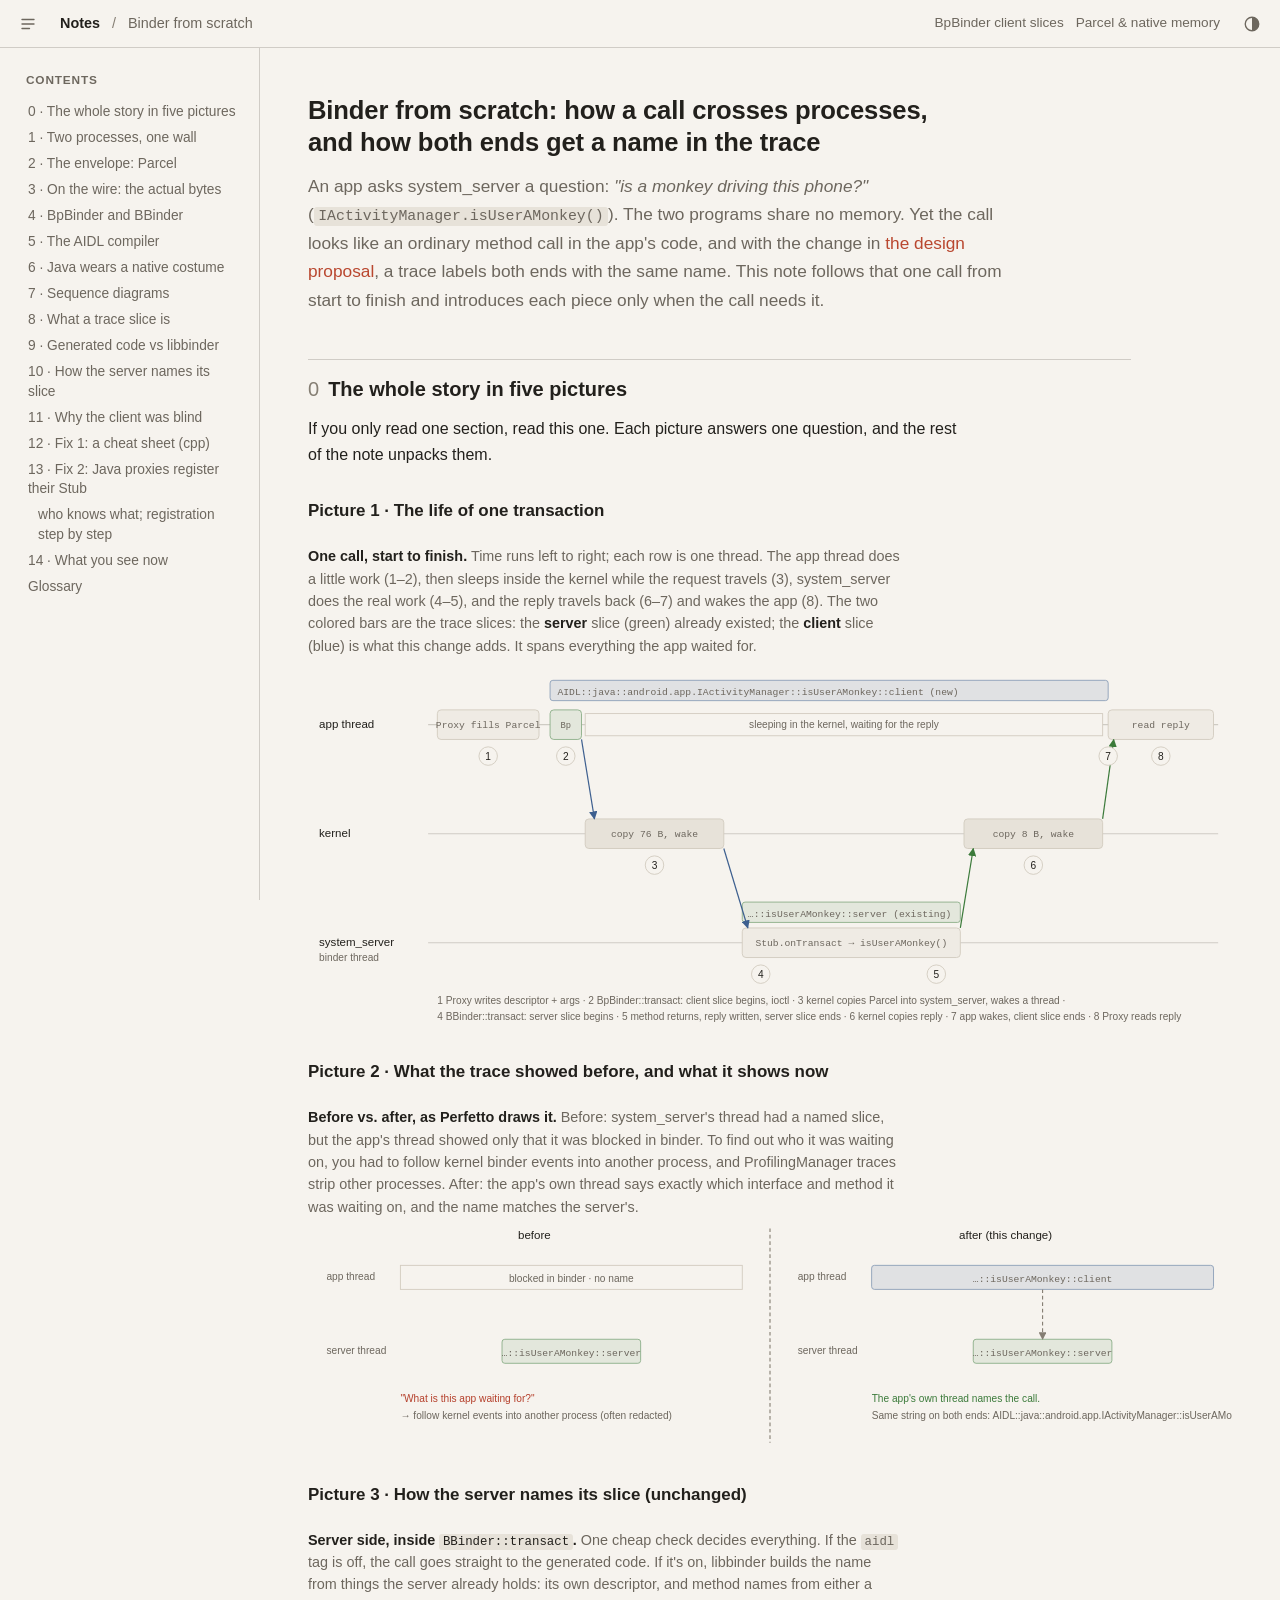
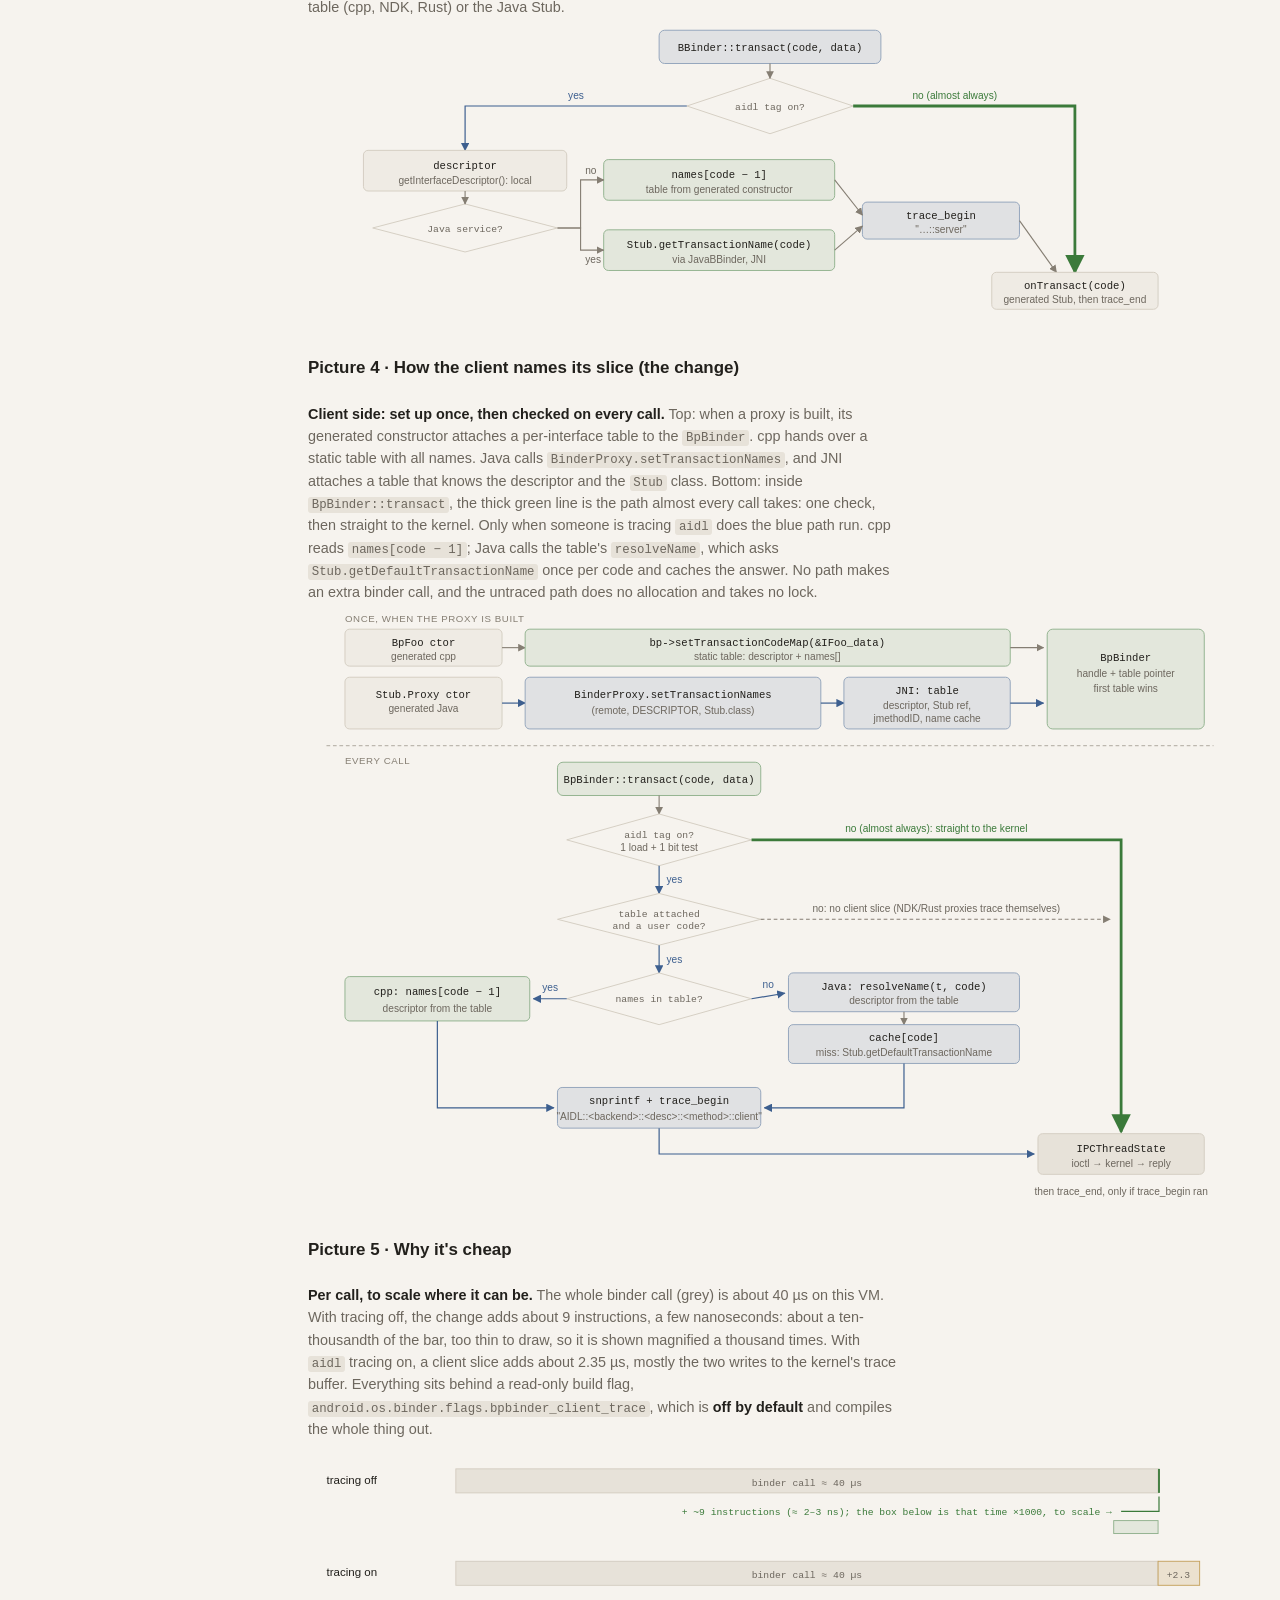
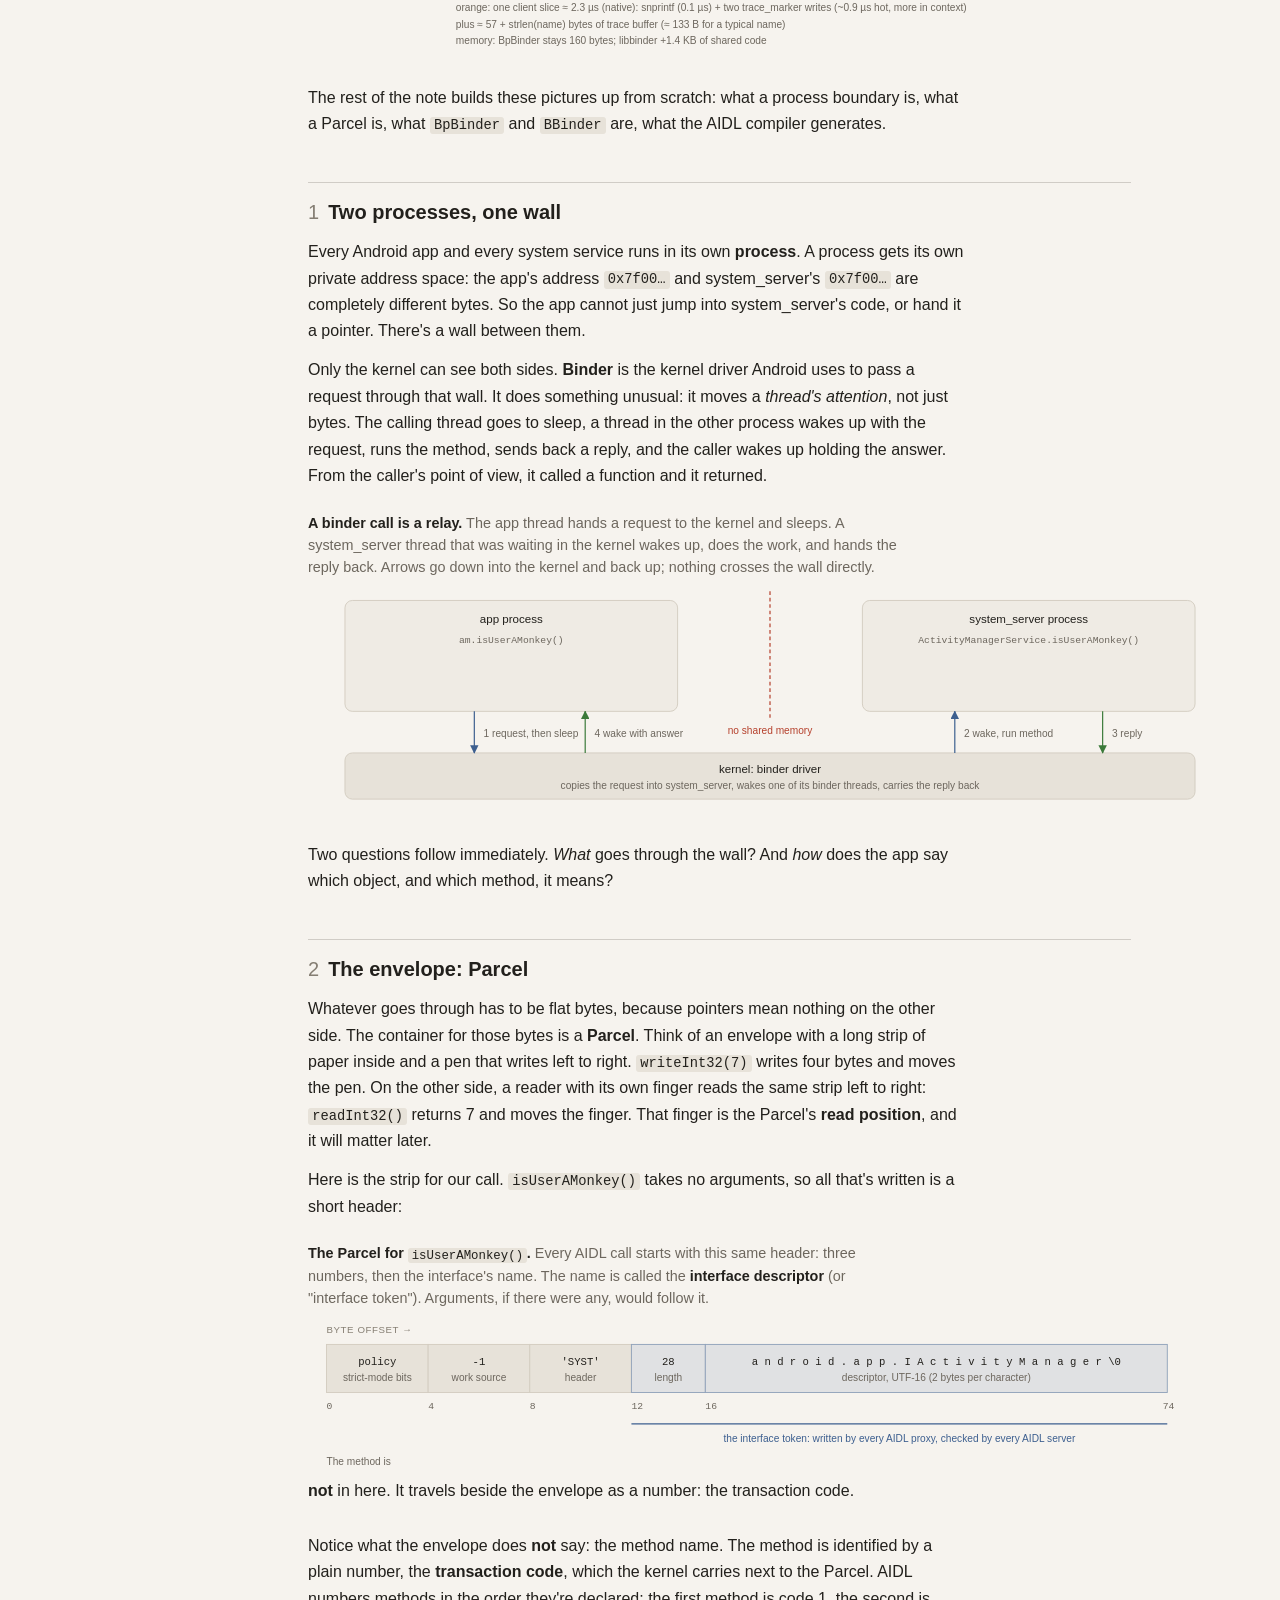
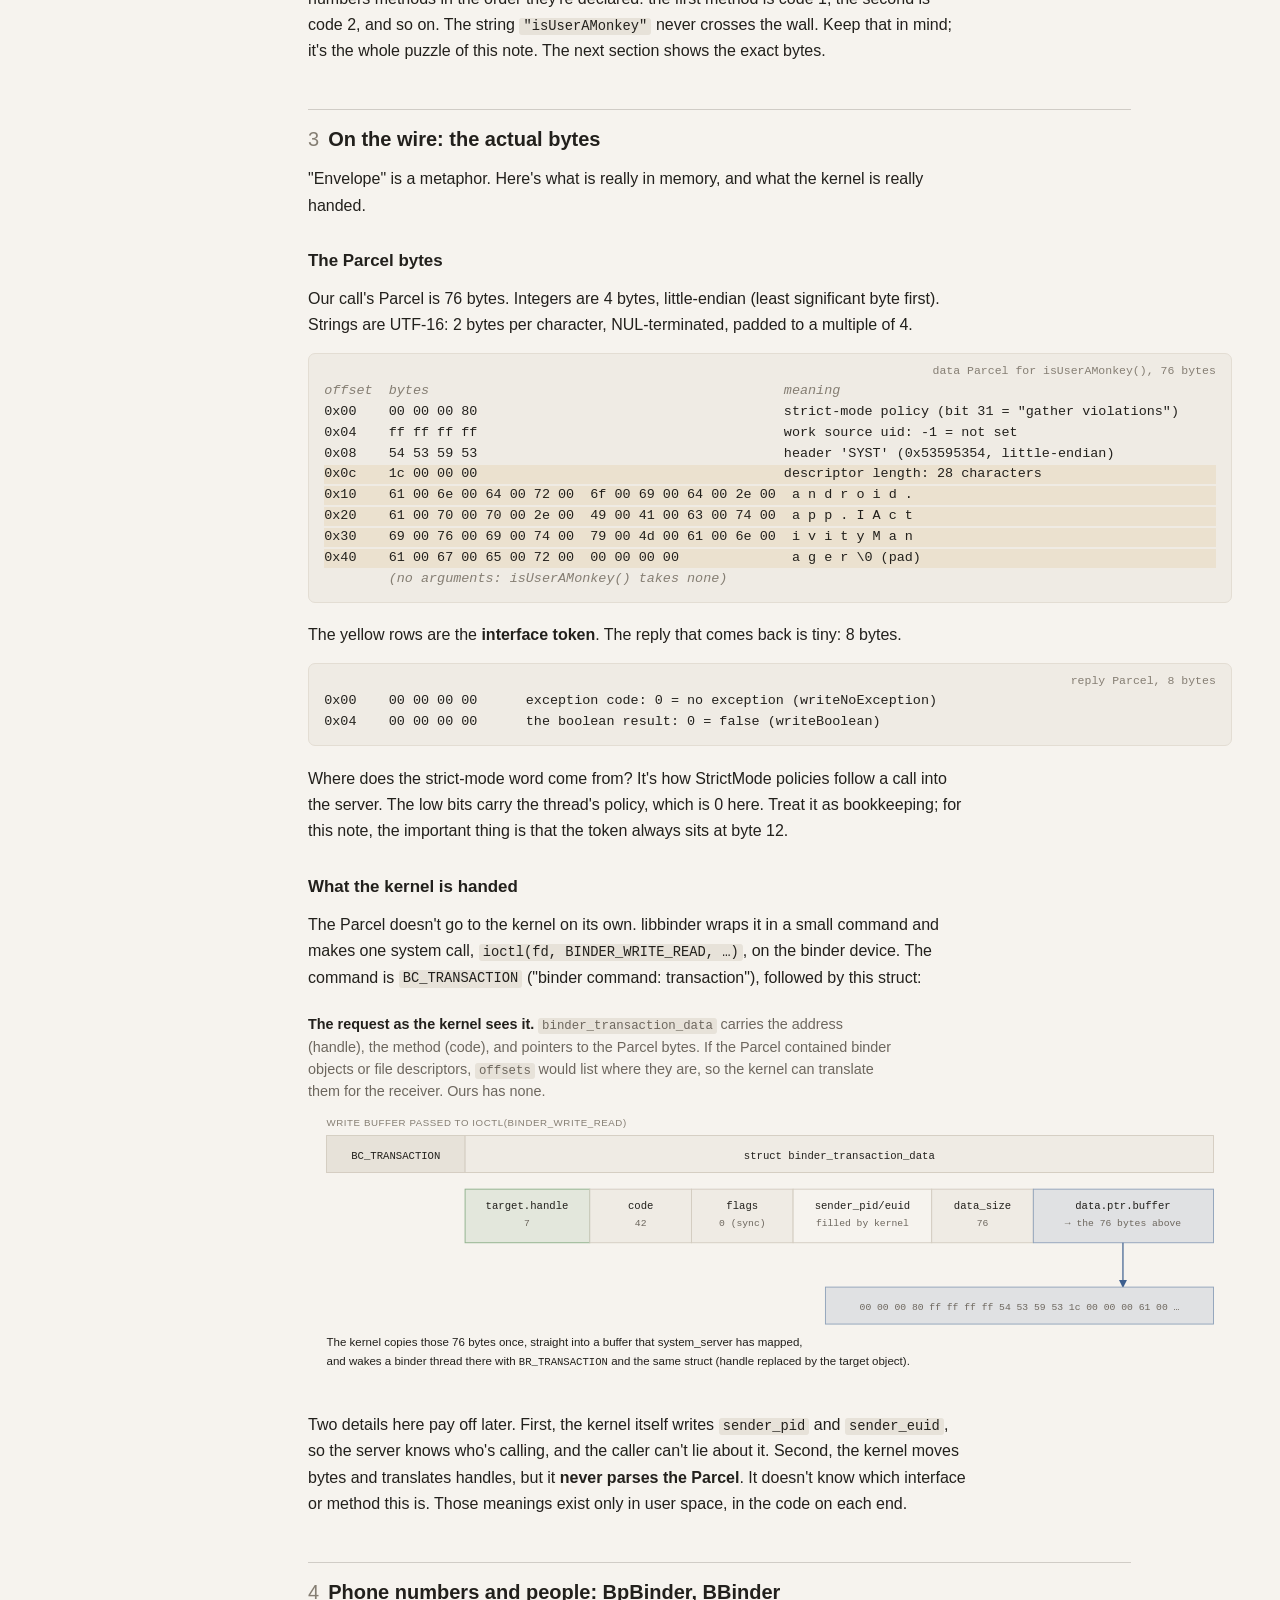
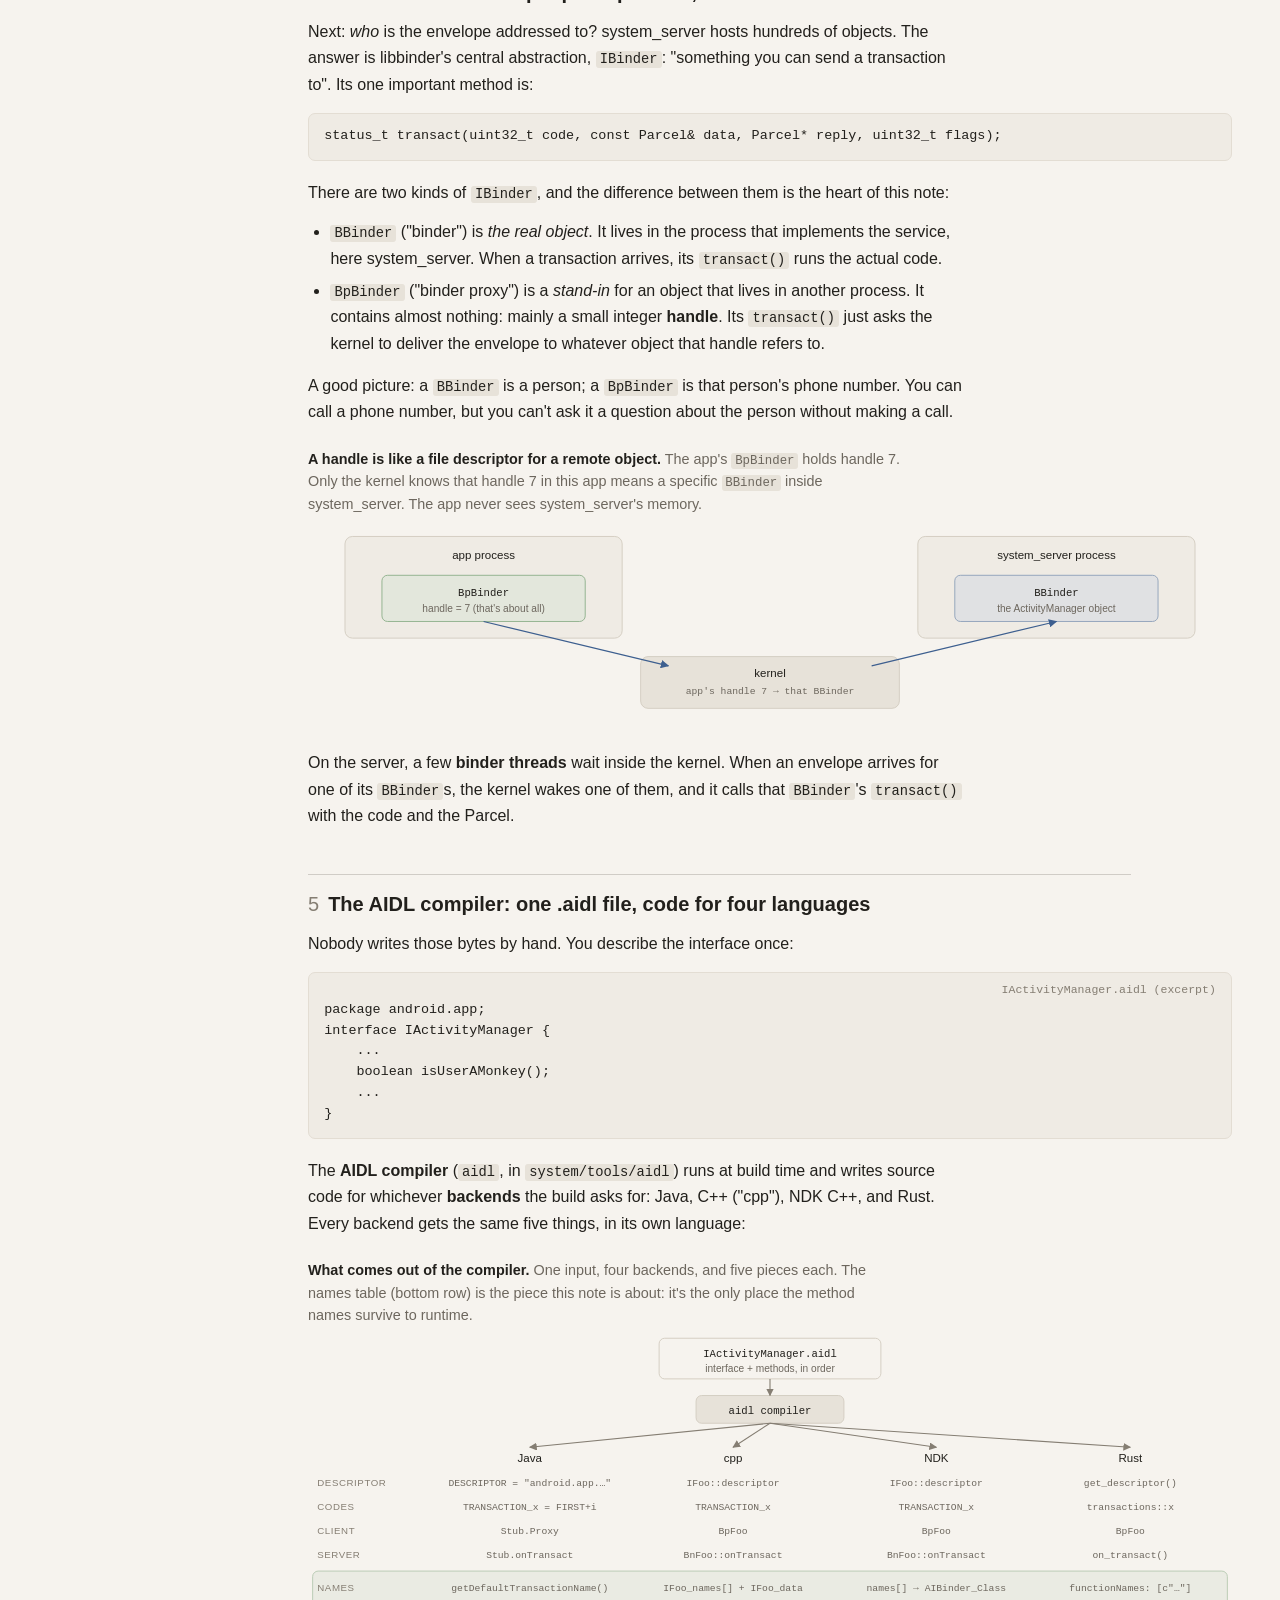
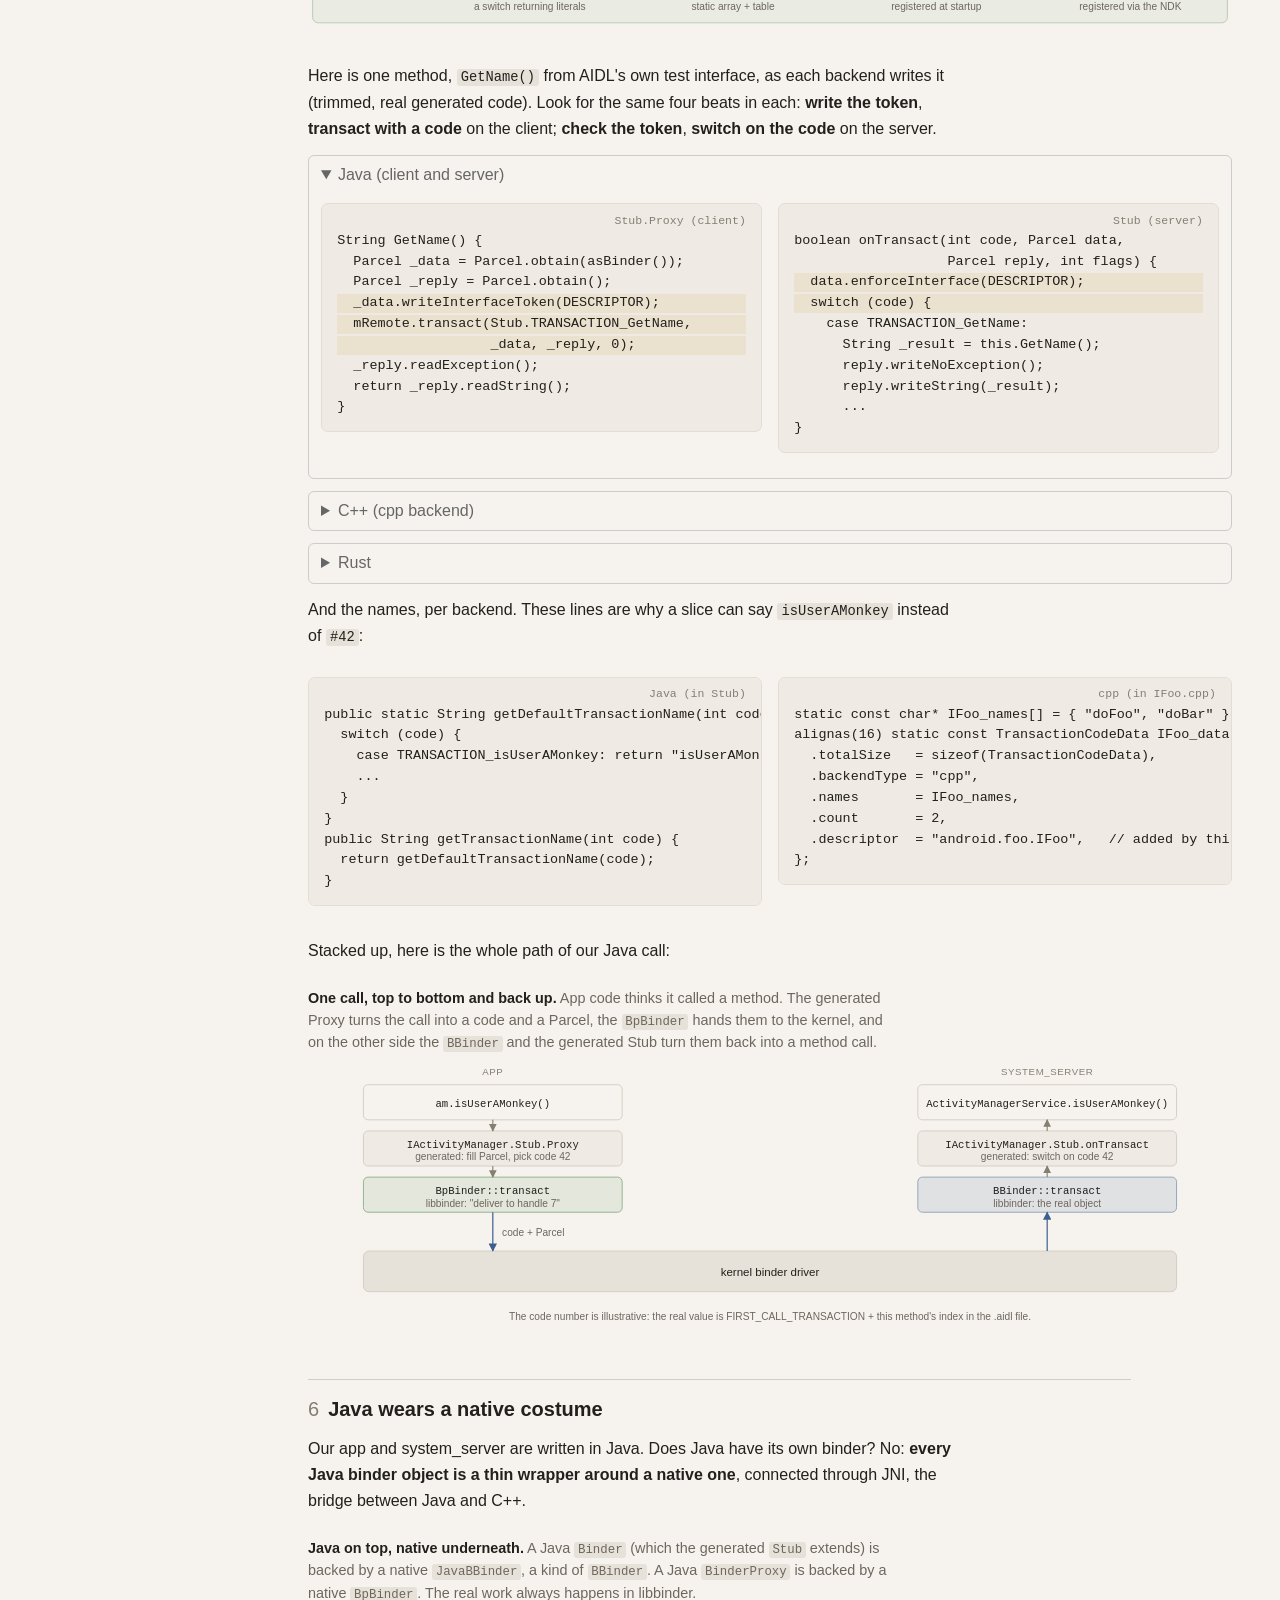
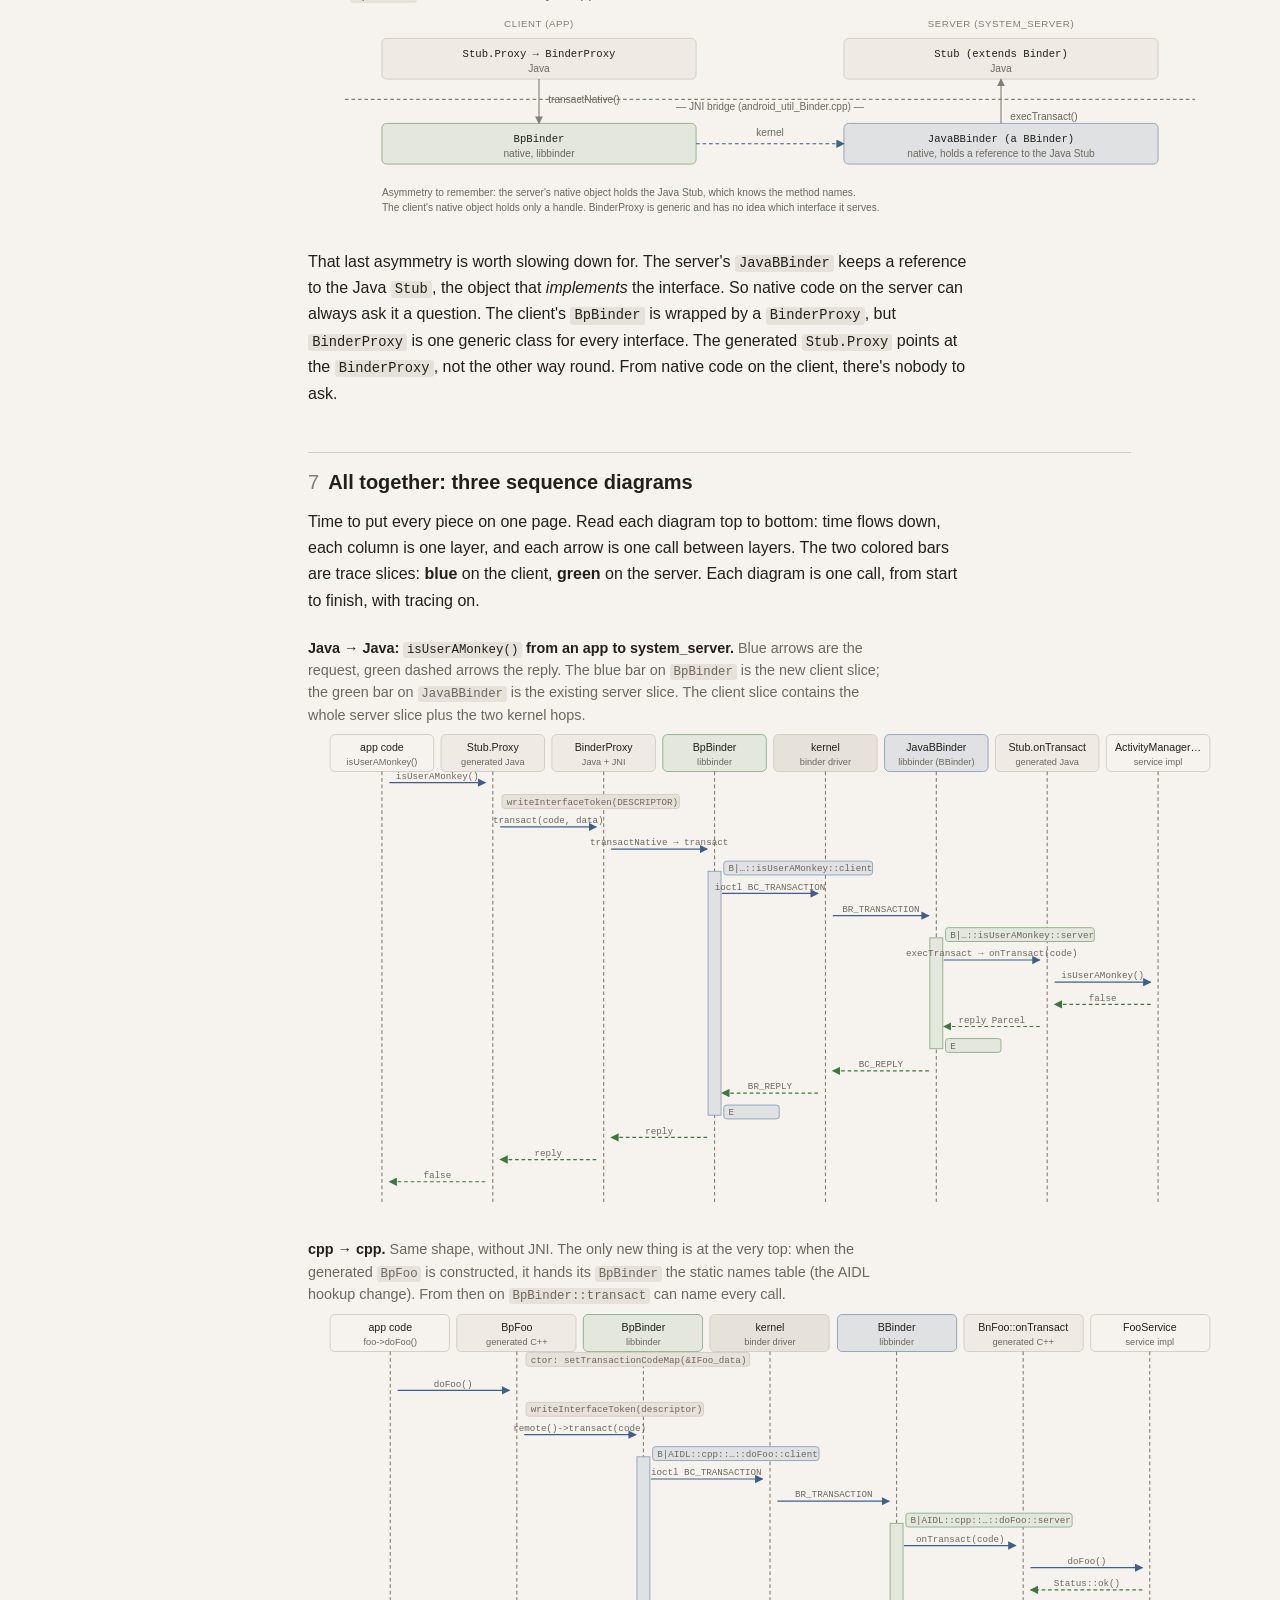
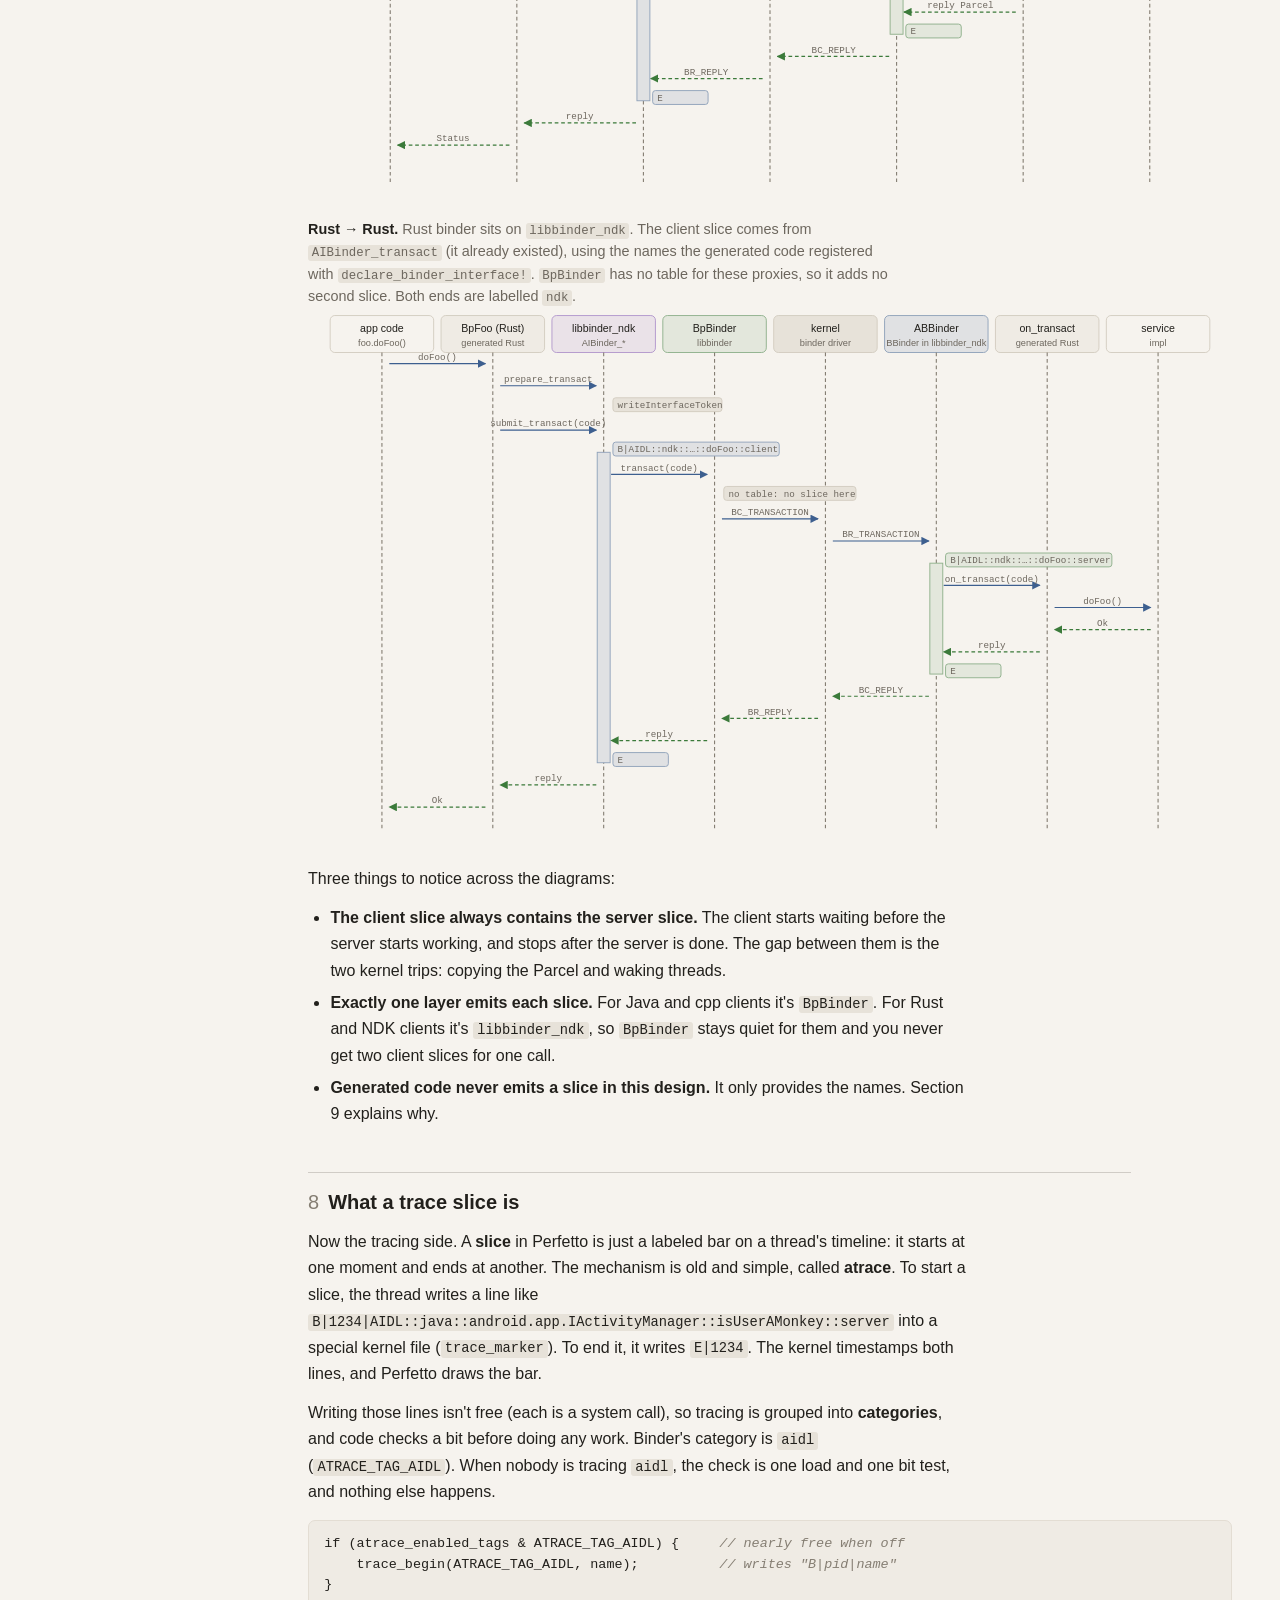
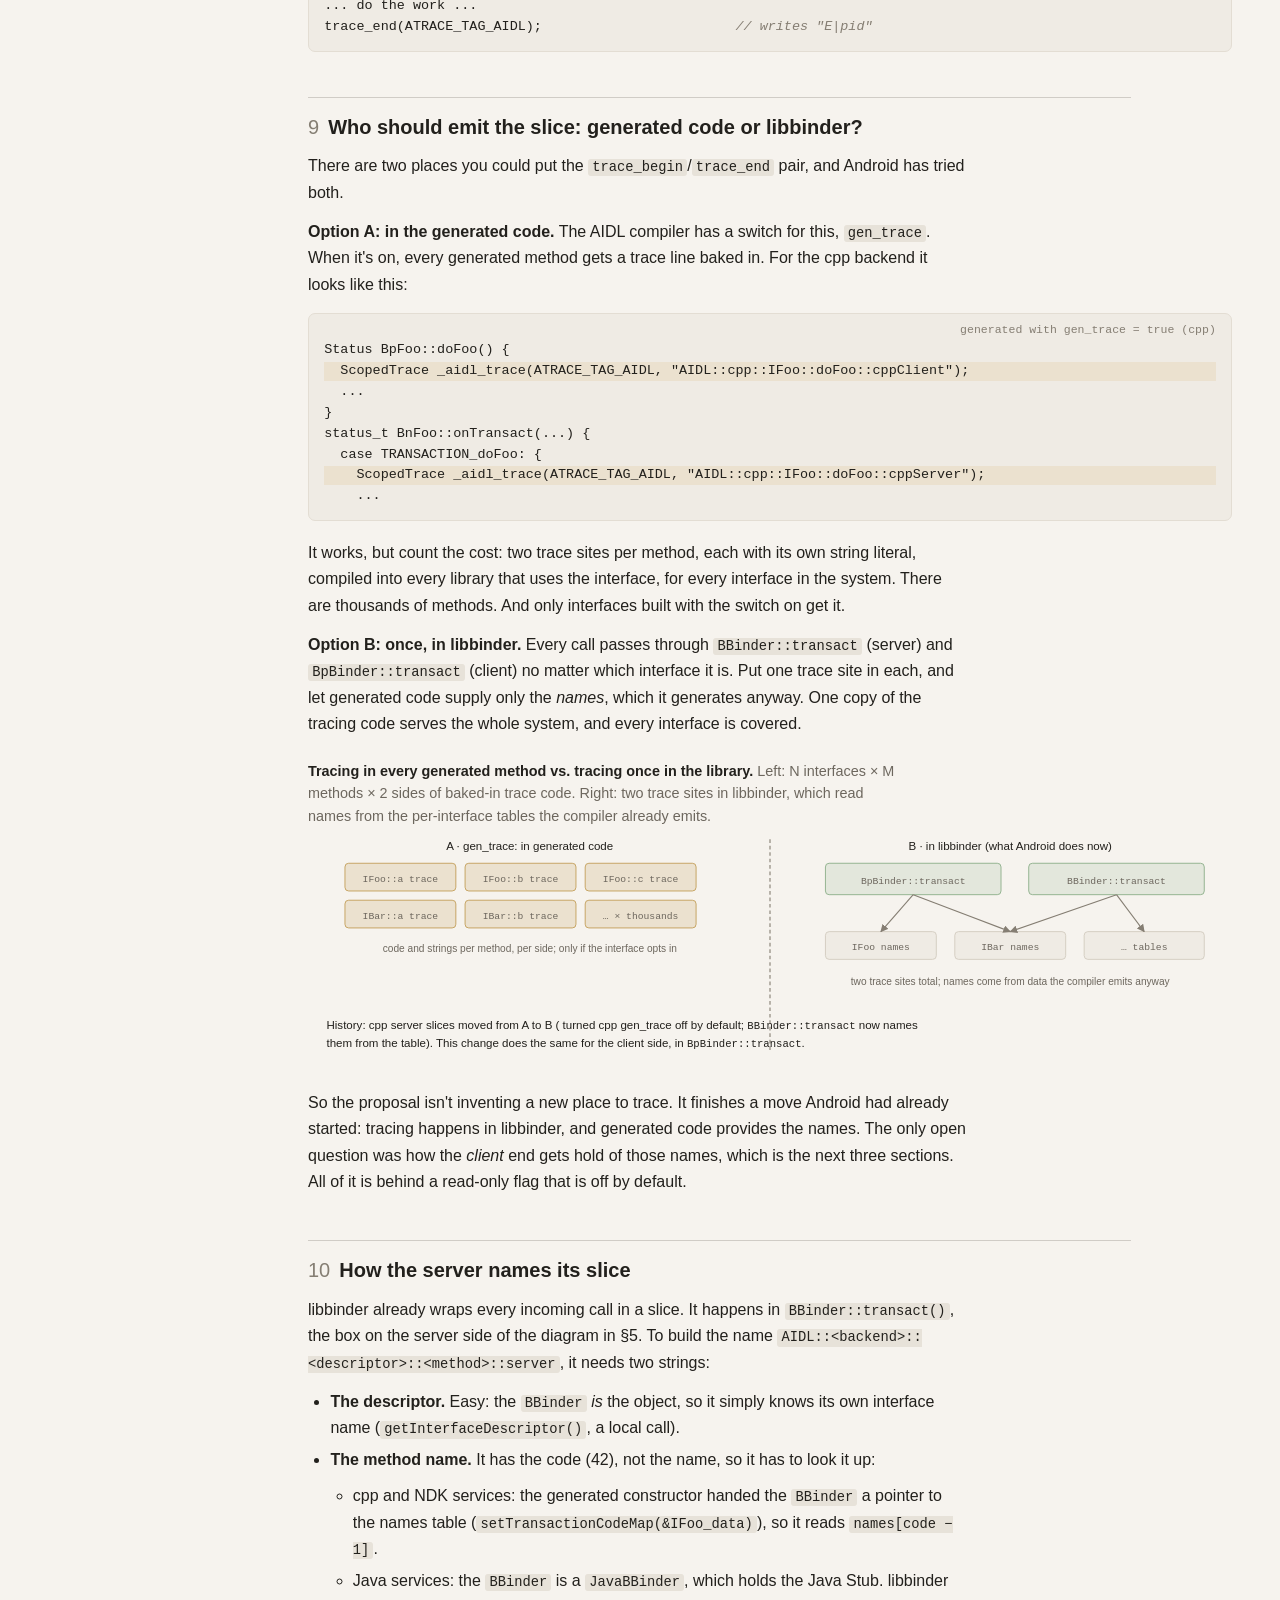
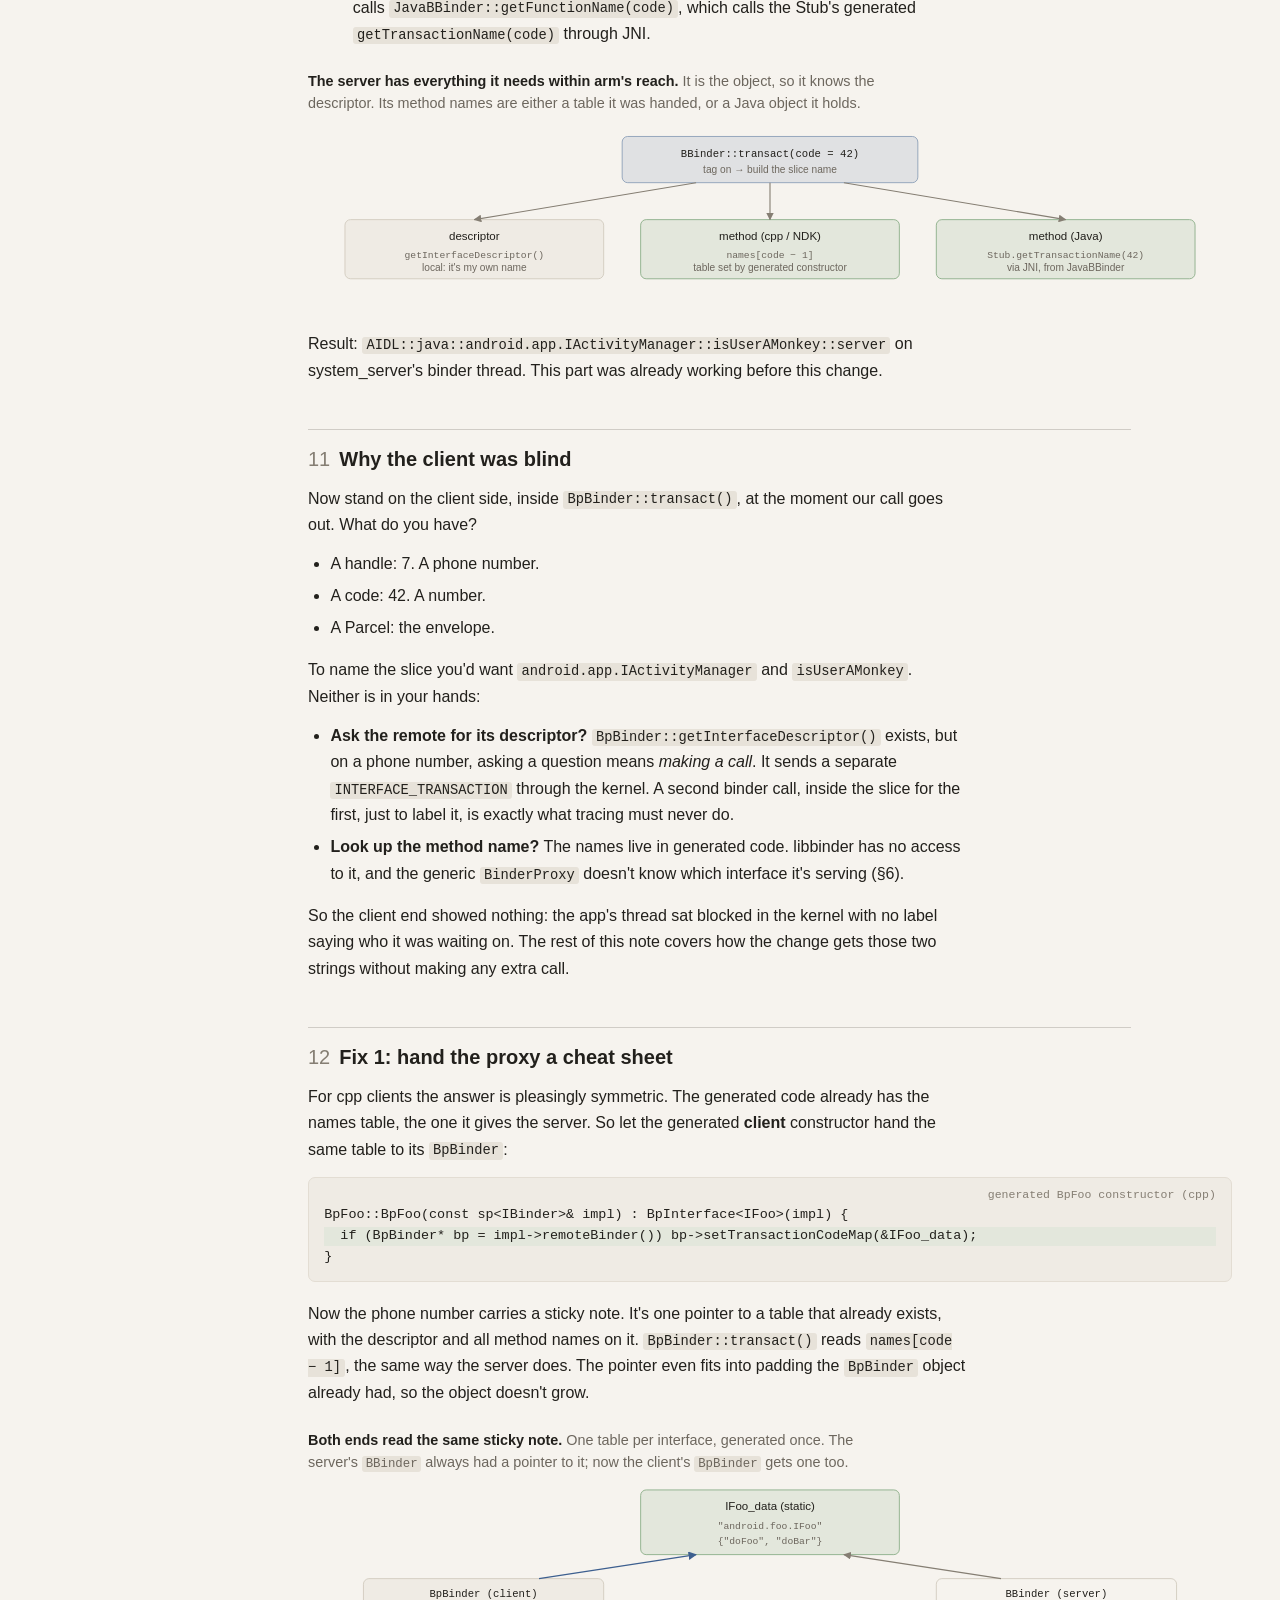
<file: binder_client_trace/basics.html>
<!doctype html>
<html lang="en">
<head>
<meta charset="utf-8" />
<meta name="viewport" content="width=device-width, initial-scale=1" />
<title>Binder from scratch: how both ends of an AIDL call get named in a trace</title>
<meta name="theme-color" content="#f6f3ee" media="(prefers-color-scheme: light)" />
<meta name="theme-color" content="#171614" media="(prefers-color-scheme: dark)" />
<link rel="icon" href="../assets/icon.svg" type="image/svg+xml" />
<link rel="stylesheet" href="../assets/site.css" />
<script src="../assets/site.js"></script>
<style>
details { margin: 12px 0; border: 1px solid var(--line, #ccc); border-radius: 6px; padding: 6px 12px; }
details > summary { cursor: pointer; color: var(--muted, #666); }
</style>
</head>
<body class="note">
<div class="progress" aria-hidden="true"><div class="progress-bar"></div></div>

<svg width="0" height="0" style="position:absolute">
  <defs>
    <marker id="ah"  viewBox="0 0 10 10" refX="9" refY="5" markerWidth="7" markerHeight="7" orient="auto-start-reverse"><path d="M0,0 L10,5 L0,10 z" class="mk"/></marker>
    <marker id="ahr" viewBox="0 0 10 10" refX="9" refY="5" markerWidth="7" markerHeight="7" orient="auto-start-reverse"><path d="M0,0 L10,5 L0,10 z" class="mkr"/></marker>
    <marker id="aha" viewBox="0 0 10 10" refX="9" refY="5" markerWidth="7" markerHeight="7" orient="auto-start-reverse"><path d="M0,0 L10,5 L0,10 z" class="mka"/></marker>
    <marker id="ahg" viewBox="0 0 10 10" refX="9" refY="5" markerWidth="7" markerHeight="7" orient="auto-start-reverse"><path d="M0,0 L10,5 L0,10 z" class="mkg"/></marker>
    <marker id="ahv" viewBox="0 0 10 10" refX="9" refY="5" markerWidth="7" markerHeight="7" orient="auto-start-reverse"><path d="M0,0 L10,5 L0,10 z" class="mkv"/></marker>
    <marker id="ahw" viewBox="0 0 10 10" refX="9" refY="5" markerWidth="7" markerHeight="7" orient="auto-start-reverse"><path d="M0,0 L10,5 L0,10 z" class="mkw"/></marker>
    <pattern id="hatch" width="6" height="6" patternUnits="userSpaceOnUse" patternTransform="rotate(45)"><line x1="0" y1="0" x2="0" y2="6" class="hatch-l"/></pattern>
    <pattern id="hatchr" width="6" height="6" patternUnits="userSpaceOnUse" patternTransform="rotate(45)"><line x1="0" y1="0" x2="0" y2="6" class="hatch-r"/></pattern>
  </defs>
</svg>

<header class="topbar">
  <button type="button" class="icon-btn" id="nav-btn" aria-controls="toc" aria-expanded="false" title="Contents"><svg viewBox="0 0 24 24" aria-hidden="true"><path d="M4 6h16M4 12h16M4 18h10"/></svg><span class="lbl">Contents</span></button>
  <a class="tb-home" href="../index.html">Notes</a>
  <span class="tb-sep" aria-hidden="true">/</span>
  <span class="tb-title" title="Parcels · BpBinder/BBinder · generated code · trace names">Binder from scratch</span>
  <span class="tb-spacer"></span>
  <a class="tb-x" href="index.html">BpBinder client slices</a>
  <a class="tb-x" href="../parcel_native_memory/index.html">Parcel &amp; native memory</a>
  <button type="button" class="icon-btn" id="theme-btn" title="Theme" aria-label="Theme"></button>
</header>

<nav id="toc" aria-label="Contents">
  <div class="h">Contents</div>
  <a href="#big">0 · The whole story in five pictures</a>
  <a href="#wall">1 · Two processes, one wall</a>
  <a href="#parcel">2 · The envelope: Parcel</a>
  <a href="#wire">3 · On the wire: the actual bytes</a>
  <a href="#ibinder">4 · BpBinder and BBinder</a>
  <a href="#aidl">5 · The AIDL compiler</a>
  <a href="#java">6 · Java wears a native costume</a>
  <a href="#seq">7 · Sequence diagrams</a>
  <a href="#trace">8 · What a trace slice is</a>
  <a href="#who">9 · Generated code vs libbinder</a>
  <a href="#server">10 · How the server names its slice</a>
  <a href="#blind">11 · Why the client was blind</a>
  <a href="#cheat">12 · Fix 1: a cheat sheet (cpp)</a>
  <a href="#peek">13 · Fix 2: Java proxies register their Stub</a>
  <a href="#whoknows" style="padding-left:18px">who knows what; registration step by step</a>
  <a href="#result">14 · What you see now</a>
  <a href="#glossary">Glossary</a>
</nav>

<main id="top">
<h1>Binder from scratch: how a call crosses processes, and how both ends get a name in the trace</h1>
<p class="lead">An app asks system_server a question: <i>"is a monkey driving this phone?"</i> (<code>IActivityManager.isUserAMonkey()</code>). The two programs share no memory. Yet the call looks like an ordinary method call in the app's code, and with the change in <a href="index.html">the design proposal</a>, a trace labels both ends with the same name. This note follows that one call from start to finish and introduces each piece only when the call needs it.</p>

<h2 id="big"><span class="n">0</span>The whole story in five pictures</h2>
<p>If you only read one section, read this one. Each picture answers one question, and the rest of the note unpacks them.</p>

<h3>Picture 1 · The life of one transaction</h3>
<figure>
<figcaption><b>One call, start to finish.</b> Time runs left to right; each row is one thread. The app thread does a little work (1–2), then sleeps inside the kernel while the request travels (3), system_server does the real work (4–5), and the reply travels back (6–7) and wakes the app (8). The two colored bars are the trace slices: the <b>server</b> slice (green) already existed; the <b>client</b> slice (blue) is what this change adds. It spans everything the app waited for.</figcaption>
<svg viewBox="0 0 1000 400" role="img" aria-label="Life of a transaction">
  <text x="12" y="74" class="tb">app thread</text>
  <text x="12" y="192" class="tb">kernel</text>
  <text x="12" y="310" class="tb">system_server</text><text x="12" y="326" class="ts">binder thread</text>
  <line x1="130" y1="70" x2="985" y2="70" class="ln" style="opacity:.35"/>
  <line x1="130" y1="188" x2="985" y2="188" class="ln" style="opacity:.35"/>
  <line x1="130" y1="306" x2="985" y2="306" class="ln" style="opacity:.35"/>

  <!-- client slice (new) -->
  <rect x="262" y="22" width="604" height="22" rx="3" class="ba"/>
  <text x="270" y="38" class="tms">AIDL::java::android.app.IActivityManager::isUserAMonkey::client   (new)</text>
  <!-- server slice -->
  <rect x="470" y="262" width="236" height="22" rx="3" class="bg"/>
  <text x="476" y="278" class="tms">…::isUserAMonkey::server  (existing)</text>

  <!-- app work boxes -->
  <rect x="140" y="54" width="110" height="32" rx="4" class="b"/><text x="195" y="74" text-anchor="middle" class="tms">Proxy fills Parcel</text>
  <rect x="262" y="54" width="34" height="32" rx="4" class="bg"/><text x="279" y="74" text-anchor="middle" class="tms" style="font-size:9.5px">Bp</text>
  <rect x="300" y="58" width="560" height="24" fill="url(#hatch)" class="b0"/><text x="580" y="74" text-anchor="middle" class="ts">sleeping in the kernel, waiting for the reply</text>
  <rect x="866" y="54" width="114" height="32" rx="4" class="b"/><text x="923" y="74" text-anchor="middle" class="tms">read reply</text>

  <!-- kernel boxes -->
  <rect x="300" y="172" width="150" height="32" rx="4" class="b2"/><text x="375" y="192" text-anchor="middle" class="tms">copy 76 B, wake</text>
  <rect x="710" y="172" width="150" height="32" rx="4" class="b2"/><text x="785" y="192" text-anchor="middle" class="tms">copy 8 B, wake</text>

  <!-- server boxes -->
  <rect x="470" y="290" width="236" height="32" rx="4" class="b"/><text x="588" y="310" text-anchor="middle" class="tms">Stub.onTransact → isUserAMonkey()</text>

  <!-- arrows -->
  <path d="M296,86 L310,172" class="lna" marker-end="url(#aha)"/>
  <path d="M450,204 L476,290" class="lna" marker-end="url(#aha)"/>
  <path d="M706,290 L720,204" class="lng" marker-end="url(#ahg)"/>
  <path d="M860,172 L872,86" class="lng" marker-end="url(#ahg)"/>

  <!-- numbered steps -->
  <g class="tm" style="font-size:11px">
  <circle cx="195" cy="104" r="10" class="b0"/><text x="195" y="108" text-anchor="middle">1</text>
  <circle cx="279" cy="104" r="10" class="b0"/><text x="279" y="108" text-anchor="middle">2</text>
  <circle cx="375" cy="222" r="10" class="b0"/><text x="375" y="226" text-anchor="middle">3</text>
  <circle cx="490" cy="340" r="10" class="b0"/><text x="490" y="344" text-anchor="middle">4</text>
  <circle cx="680" cy="340" r="10" class="b0"/><text x="680" y="344" text-anchor="middle">5</text>
  <circle cx="785" cy="222" r="10" class="b0"/><text x="785" y="226" text-anchor="middle">6</text>
  <circle cx="866" cy="104" r="10" class="b0"/><text x="866" y="108" text-anchor="middle">7</text>
  <circle cx="923" cy="104" r="10" class="b0"/><text x="923" y="108" text-anchor="middle">8</text>
  </g>
  <text x="140" y="372" class="ts">1 Proxy writes descriptor + args · 2 BpBinder::transact: client slice begins, ioctl · 3 kernel copies Parcel into system_server, wakes a thread ·
</text>
  <text x="140" y="390" class="ts">4 BBinder::transact: server slice begins · 5 method returns, reply written, server slice ends · 6 kernel copies reply · 7 app wakes, client slice ends · 8 Proxy reads reply</text>
</svg>
</figure>

<h3>Picture 2 · What the trace showed before, and what it shows now</h3>
<figure>
<figcaption><b>Before vs. after, as Perfetto draws it.</b> Before: system_server's thread had a named slice, but the app's thread showed only that it was blocked in binder. To find out who it was waiting on, you had to follow kernel binder events into another process, and ProfilingManager traces strip other processes. After: the app's own thread says exactly which interface and method it was waiting on, and the name matches the server's.</figcaption>
<svg viewBox="0 0 1000 250" role="img" aria-label="Before and after">
  <text x="245" y="20" text-anchor="middle" class="tb">before</text>
  <text x="755" y="20" text-anchor="middle" class="tb">after (this change)</text>
  <line x1="500" y1="8" x2="500" y2="240" class="ln dash"/>
  <text x="20" y="64" class="ts">app thread</text>
  <rect x="100" y="48" width="370" height="26" fill="url(#hatch)" class="b0"/><text x="285" y="66" text-anchor="middle" class="ts">blocked in binder · no name</text>
  <text x="20" y="144" class="ts">server thread</text>
  <rect x="210" y="128" width="150" height="26" rx="3" class="bg"/><text x="285" y="146" text-anchor="middle" class="tms">…::isUserAMonkey::server</text>
  <text x="100" y="196" class="ts tr">"What is this app waiting for?"</text>
  <text x="100" y="214" class="ts">→ follow kernel events into another process (often redacted)</text>

  <text x="530" y="64" class="ts">app thread</text>
  <rect x="610" y="48" width="370" height="26" rx="3" class="ba"/><text x="795" y="66" text-anchor="middle" class="tms">…::isUserAMonkey::client</text>
  <text x="530" y="144" class="ts">server thread</text>
  <rect x="720" y="128" width="150" height="26" rx="3" class="bg"/><text x="795" y="146" text-anchor="middle" class="tms">…::isUserAMonkey::server</text>
  <path d="M795,74 L795,128" class="ln dash" marker-end="url(#ah)"/>
  <text x="610" y="196" class="ts tg">The app's own thread names the call.</text>
  <text x="610" y="214" class="ts">Same string on both ends: AIDL::java::android.app.IActivityManager::isUserAMonkey</text>
</svg>
</figure>

<h3>Picture 3 · How the server names its slice (unchanged)</h3>
<figure>
<figcaption><b>Server side, inside <code>BBinder::transact</code>.</b> One cheap check decides everything. If the <code>aidl</code> tag is off, the call goes straight to the generated code. If it's on, libbinder builds the name from things the server already holds: its own descriptor, and method names from either a table (cpp, NDK, Rust) or the Java Stub.</figcaption>
<svg viewBox="0 0 1000 330" role="img" aria-label="Server naming flow">
  <rect x="380" y="10" width="240" height="36" rx="6" class="ba"/><text x="500" y="33" text-anchor="middle" class="tm">BBinder::transact(code, data)</text>
  <polygon points="500,62 590,92 500,122 410,92" class="b0"/><text x="500" y="96" text-anchor="middle" class="tms">aidl tag on?</text>
  <path d="M500,46 L500,62" class="ln" marker-end="url(#ah)"/>
  <path d="M590,92 L830,92 L830,272" class="lng" style="stroke-width:3" marker-end="url(#ahg)"/><text x="700" y="84" text-anchor="middle" class="ts tg">no (almost always)</text>
  <path d="M410,92 L170,92 L170,140" class="lna" marker-end="url(#aha)"/><text x="290" y="84" text-anchor="middle" class="ts ta">yes</text>
  <rect x="60" y="140" width="220" height="44" rx="5" class="b"/><text x="170" y="160" text-anchor="middle" class="tm">descriptor</text><text x="170" y="176" text-anchor="middle" class="ts">getInterfaceDescriptor(): local</text>
  <polygon points="170,198 270,224 170,250 70,224" class="b0"/><text x="170" y="228" text-anchor="middle" class="tms">Java service?</text>
  <path d="M170,184 L170,198" class="ln" marker-end="url(#ah)"/>
  <rect x="320" y="150" width="250" height="44" rx="5" class="bg"/><text x="445" y="170" text-anchor="middle" class="tm">names[code − 1]</text><text x="445" y="186" text-anchor="middle" class="ts">table from generated constructor</text>
  <rect x="320" y="226" width="250" height="44" rx="5" class="bg"/><text x="445" y="246" text-anchor="middle" class="tm">Stub.getTransactionName(code)</text><text x="445" y="262" text-anchor="middle" class="ts">via JavaBBinder, JNI</text>
  <path d="M270,224 L295,224 L295,172 L320,172" class="ln" marker-end="url(#ah)"/><text x="300" y="166" class="ts">no</text>
  <path d="M270,224 L295,224 L295,248 L320,248" class="ln" marker-end="url(#ah)"/><text x="300" y="262" class="ts">yes</text>
  <rect x="600" y="196" width="170" height="40" rx="5" class="ba"/><text x="685" y="214" text-anchor="middle" class="tm">trace_begin</text><text x="685" y="229" text-anchor="middle" class="ts">"…::server"</text>
  <path d="M570,172 L600,210" class="ln" marker-end="url(#ah)"/><path d="M570,248 L600,222" class="ln" marker-end="url(#ah)"/>
  <path d="M770,216 L810,272" class="ln" marker-end="url(#ah)"/>
  <rect x="740" y="272" width="180" height="40" rx="5" class="b"/><text x="830" y="290" text-anchor="middle" class="tm">onTransact(code)</text><text x="830" y="305" text-anchor="middle" class="ts">generated Stub, then trace_end</text>
</svg>
</figure>

<h3>Picture 4 · How the client names its slice (the change)</h3>
<figure>
<figcaption><b>Client side: set up once, then checked on every call.</b> Top: when a proxy is built, its generated constructor attaches a per-interface table to the <code>BpBinder</code>. cpp hands over a static table with all names. Java calls <code>BinderProxy.setTransactionNames</code>, and JNI attaches a table that knows the descriptor and the <code>Stub</code> class. Bottom: inside <code>BpBinder::transact</code>, the thick green line is the path almost every call takes: one check, then straight to the kernel. Only when someone is tracing <code>aidl</code> does the blue path run. cpp reads <code>names[code − 1]</code>; Java calls the table's <code>resolveName</code>, which asks <code>Stub.getDefaultTransactionName</code> once per code and caches the answer. No path makes an extra binder call, and the untraced path does no allocation and takes no lock.</figcaption>
<svg viewBox="0 0 1000 650" role="img" aria-label="Client naming flow">
  <text x="40" y="16" class="th">once, when the proxy is built</text>
  <rect x="40" y="24" width="170" height="40" rx="5" class="b"/><text x="125" y="42" text-anchor="middle" class="tm">BpFoo ctor</text><text x="125" y="57" text-anchor="middle" class="ts">generated cpp</text>
  <path d="M210,44 L235,44" class="ln" marker-end="url(#ah)"/>
  <rect x="235" y="24" width="525" height="40" rx="5" class="bg"/><text x="497" y="42" text-anchor="middle" class="tm">bp-&gt;setTransactionCodeMap(&amp;IFoo_data)</text><text x="497" y="57" text-anchor="middle" class="ts">static table: descriptor + names[]</text>
  <rect x="40" y="76" width="170" height="56" rx="5" class="b"/><text x="125" y="98" text-anchor="middle" class="tm">Stub.Proxy ctor</text><text x="125" y="114" text-anchor="middle" class="ts">generated Java</text>
  <path d="M210,104 L235,104" class="lna" marker-end="url(#aha)"/>
  <rect x="235" y="76" width="320" height="56" rx="5" class="ba"/><text x="395" y="98" text-anchor="middle" class="tm">BinderProxy.setTransactionNames</text><text x="395" y="116" text-anchor="middle" class="ts">(remote, DESCRIPTOR, Stub.class)</text>
  <path d="M555,104 L580,104" class="lna" marker-end="url(#aha)"/>
  <rect x="580" y="76" width="180" height="56" rx="5" class="ba"/><text x="670" y="94" text-anchor="middle" class="tm">JNI: table</text><text x="670" y="110" text-anchor="middle" class="ts">descriptor, Stub ref,</text><text x="670" y="124" text-anchor="middle" class="ts">jmethodID, name cache</text>
  <path d="M760,44 L796,44" class="ln" marker-end="url(#ah)"/>
  <path d="M760,104 L796,104" class="lna" marker-end="url(#aha)"/>
  <rect x="800" y="24" width="170" height="108" rx="6" class="bg"/><text x="885" y="58" text-anchor="middle" class="tm">BpBinder</text><text x="885" y="76" text-anchor="middle" class="ts">handle + table pointer</text><text x="885" y="92" text-anchor="middle" class="ts">first table wins</text>
  <line x1="20" y1="150" x2="980" y2="150" class="ln dash" style="opacity:.5"/>
  <text x="40" y="170" class="th">every call</text>
  <g transform="translate(0,160)">
  <rect x="270" y="8" width="220" height="36" rx="6" class="bg"/><text x="380" y="31" text-anchor="middle" class="tm">BpBinder::transact(code, data)</text>
  <path d="M380,44 L380,64" class="ln" marker-end="url(#ah)"/>
  <polygon points="380,64 480,92 380,120 280,92" class="b0"/><text x="380" y="90" text-anchor="middle" class="tms">aidl tag on?</text><text x="380" y="104" text-anchor="middle" class="ts">1 load + 1 bit test</text>
  <path d="M480,92 L880,92 L880,408" class="lng" style="stroke-width:3" marker-end="url(#ahg)"/>
  <text x="680" y="84" text-anchor="middle" class="ts tg">no (almost always): straight to the kernel</text>
  <path d="M380,120 L380,150" class="lna" marker-end="url(#aha)"/><text x="388" y="139" class="ts ta">yes</text>
  <polygon points="380,150 490,178 380,206 270,178" class="b0"/><text x="380" y="175" text-anchor="middle" class="tms">table attached</text><text x="380" y="189" text-anchor="middle" class="tms">and a user code?</text>
  <path d="M490,178 L868,178" class="ln dash" marker-end="url(#ah)"/>
  <text x="680" y="170" text-anchor="middle" class="ts">no: no client slice (NDK/Rust proxies trace themselves)</text>
  <path d="M380,206 L380,236" class="lna" marker-end="url(#aha)"/><text x="388" y="225" class="ts ta">yes</text>
  <polygon points="380,236 480,264 380,292 280,264" class="b0"/><text x="380" y="268" text-anchor="middle" class="tms">names in table?</text>
  <path d="M280,264 L244,264" class="lna" marker-end="url(#aha)"/><text x="262" y="256" text-anchor="middle" class="ts ta">yes</text>
  <rect x="40" y="240" width="200" height="48" rx="5" class="bg"/><text x="140" y="260" text-anchor="middle" class="tm">cpp: names[code − 1]</text><text x="140" y="278" text-anchor="middle" class="ts">descriptor from the table</text>
  <path d="M480,264 L516,258" class="lna" marker-end="url(#aha)"/><text x="498" y="252" text-anchor="middle" class="ts ta">no</text>
  <rect x="520" y="236" width="250" height="42" rx="5" class="ba"/><text x="645" y="254" text-anchor="middle" class="tm">Java: resolveName(t, code)</text><text x="645" y="270" text-anchor="middle" class="ts">descriptor from the table</text>
  <path d="M645,278 L645,292" class="ln" marker-end="url(#ah)"/>
  <rect x="520" y="292" width="250" height="42" rx="5" class="ba"/><text x="645" y="310" text-anchor="middle" class="tm">cache[code]</text><text x="645" y="326" text-anchor="middle" class="ts">miss: Stub.getDefaultTransactionName</text>
  <path d="M140,288 L140,382 L266,382" class="lna" marker-end="url(#aha)"/>
  <path d="M645,334 L645,382 L494,382" class="lna" marker-end="url(#aha)"/>
  <rect x="270" y="360" width="220" height="44" rx="5" class="ba"/><text x="380" y="378" text-anchor="middle" class="tm">snprintf + trace_begin</text><text x="380" y="395" text-anchor="middle" class="ts">"AIDL::&lt;backend&gt;::&lt;desc&gt;::&lt;method&gt;::client"</text>
  <path d="M380,404 L380,432 L786,432" class="lna" marker-end="url(#aha)"/>
  <rect x="790" y="410" width="180" height="44" rx="5" class="b2"/><text x="880" y="430" text-anchor="middle" class="tm">IPCThreadState</text><text x="880" y="446" text-anchor="middle" class="ts">ioctl → kernel → reply</text>
  <text x="880" y="476" text-anchor="middle" class="ts">then trace_end, only if trace_begin ran</text>
  </g>
</svg>
</figure>

<h3>Picture 5 · Why it's cheap</h3>
<figure>
<figcaption><b>Per call, to scale where it can be.</b> The whole binder call (grey) is about 40 µs on this VM. With tracing off, the change adds about 9 instructions, a few nanoseconds: about a ten-thousandth of the bar, too thin to draw, so it is shown magnified a thousand times. With <code>aidl</code> tracing on, a client slice adds about 2.35 µs, mostly the two writes to the kernel's trace buffer. Everything sits behind a read-only build flag, <code>android.os.binder.flags.bpbinder_client_trace</code>, which is <b>off by default</b> and compiles the whole thing out.</figcaption>
<svg viewBox="0 0 1000 230" role="img" aria-label="Cost to scale">
  <text x="20" y="44" class="t">tracing off</text>
  <rect x="160" y="28" width="760" height="26" class="b2"/><text x="540" y="46" text-anchor="middle" class="tms">binder call ≈ 40 µs</text>
  <rect x="920" y="28" width="2" height="26" class="fg"/>
  <path d="M921,58 L921,74 L880,74" class="lng"/><text x="870" y="78" text-anchor="end" class="tms tg">+ ~9 instructions (≈ 2–3 ns); the box below is that time ×1000, to scale →</text>
  <rect x="872" y="84" width="48" height="14" class="bg"/>
  <text x="20" y="144" class="t">tracing on</text>
  <rect x="160" y="128" width="760" height="26" class="b2"/><text x="540" y="146" text-anchor="middle" class="tms">binder call ≈ 40 µs</text>
  <rect x="920" y="128" width="45" height="26" class="bw"/><text x="942" y="146" text-anchor="middle" class="tms">+2.3</text>
  <text x="160" y="182" class="ts">orange: one client slice ≈ 2.3 µs (native): snprintf (0.1 µs) + two trace_marker writes (~0.9 µs hot, more in context)</text>
  <text x="160" y="200" class="ts">plus ≈ 57 + strlen(name) bytes of trace buffer (≈ 133 B for a typical name)</text>
  <text x="160" y="218" class="ts">memory: BpBinder stays 160 bytes; libbinder +1.4 KB of shared code</text>
</svg>
</figure>
<p>The rest of the note builds these pictures up from scratch: what a process boundary is, what a Parcel is, what <code>BpBinder</code> and <code>BBinder</code> are, what the AIDL compiler generates.</p>

<h2 id="wall"><span class="n">1</span>Two processes, one wall</h2>
<p>Every Android app and every system service runs in its own <b>process</b>. A process gets its own private address space: the app's address <code>0x7f00…</code> and system_server's <code>0x7f00…</code> are completely different bytes. So the app cannot just jump into system_server's code, or hand it a pointer. There's a wall between them.</p>
<p>Only the kernel can see both sides. <b>Binder</b> is the kernel driver Android uses to pass a request through that wall. It does something unusual: it moves a <i>thread's attention</i>, not just bytes. The calling thread goes to sleep, a thread in the other process wakes up with the request, runs the method, sends back a reply, and the caller wakes up holding the answer. From the caller's point of view, it called a function and it returned.</p>
<figure>
<figcaption><b>A binder call is a relay.</b> The app thread hands a request to the kernel and sleeps. A system_server thread that was waiting in the kernel wakes up, does the work, and hands the reply back. Arrows go down into the kernel and back up; nothing crosses the wall directly.</figcaption>
<svg viewBox="0 0 1000 250" role="img" aria-label="Binder relay">
  <rect x="40" y="20" width="360" height="120" rx="8" class="b"/>
  <text x="220" y="44" text-anchor="middle" class="tb">app process</text>
  <text x="220" y="66" text-anchor="middle" class="tms">am.isUserAMonkey()</text>
  <rect x="600" y="20" width="360" height="120" rx="8" class="b"/>
  <text x="780" y="44" text-anchor="middle" class="tb">system_server process</text>
  <text x="780" y="66" text-anchor="middle" class="tms">ActivityManagerService.isUserAMonkey()</text>
  <line x1="500" y1="10" x2="500" y2="150" class="lnr dash"/>
  <text x="500" y="165" text-anchor="middle" class="ts tr">no shared memory</text>
  <rect x="40" y="185" width="920" height="50" rx="8" class="b2"/>
  <text x="500" y="207" text-anchor="middle" class="tb">kernel: binder driver</text>
  <text x="500" y="224" text-anchor="middle" class="ts">copies the request into system_server, wakes one of its binder threads, carries the reply back</text>
  <path d="M180,140 L180,185" class="lna" marker-end="url(#aha)"/><text x="190" y="168" class="ts">1 request, then sleep</text>
  <path d="M700,185 L700,140" class="lna" marker-end="url(#aha)"/><text x="710" y="168" class="ts">2 wake, run method</text>
  <path d="M860,140 L860,185" class="lng" marker-end="url(#ahg)"/><text x="870" y="168" class="ts">3 reply</text>
  <path d="M300,185 L300,140" class="lng" marker-end="url(#ahg)"/><text x="310" y="168" class="ts">4 wake with answer</text>
</svg>
</figure>
<p>Two questions follow immediately. <i>What</i> goes through the wall? And <i>how</i> does the app say which object, and which method, it means?</p>

<h2 id="parcel"><span class="n">2</span>The envelope: Parcel</h2>
<p>Whatever goes through has to be flat bytes, because pointers mean nothing on the other side. The container for those bytes is a <b>Parcel</b>. Think of an envelope with a long strip of paper inside and a pen that writes left to right. <code>writeInt32(7)</code> writes four bytes and moves the pen. On the other side, a reader with its own finger reads the same strip left to right: <code>readInt32()</code> returns 7 and moves the finger. That finger is the Parcel's <b>read position</b>, and it will matter later.</p>
<p>Here is the strip for our call. <code>isUserAMonkey()</code> takes no arguments, so all that's written is a short header:</p>
<figure>
<figcaption><b>The Parcel for <code>isUserAMonkey()</code>.</b> Every AIDL call starts with this same header: three numbers, then the interface's name. The name is called the <b>interface descriptor</b> (or "interface token"). Arguments, if there were any, would follow it.</figcaption>
<svg viewBox="0 0 1000 175" role="img" aria-label="Parcel layout">
  <text x="20" y="22" class="th">byte offset →</text>
  <rect x="20" y="34" width="110" height="52" class="b2"/><text x="75" y="56" text-anchor="middle" class="tm">policy</text><text x="75" y="74" text-anchor="middle" class="ts">strict-mode bits</text>
  <rect x="130" y="34" width="110" height="52" class="b2"/><text x="185" y="56" text-anchor="middle" class="tm">-1</text><text x="185" y="74" text-anchor="middle" class="ts">work source</text>
  <rect x="240" y="34" width="110" height="52" class="b2"/><text x="295" y="56" text-anchor="middle" class="tm">'SYST'</text><text x="295" y="74" text-anchor="middle" class="ts">header</text>
  <rect x="350" y="34" width="80" height="52" class="ba"/><text x="390" y="56" text-anchor="middle" class="tm">28</text><text x="390" y="74" text-anchor="middle" class="ts">length</text>
  <rect x="430" y="34" width="500" height="52" class="ba"/><text x="680" y="56" text-anchor="middle" class="tm">a n d r o i d . a p p . I A c t i v i t y M a n a g e r \0</text><text x="680" y="74" text-anchor="middle" class="ts">descriptor, UTF-16 (2 bytes per character)</text>
  <text x="20" y="104" class="tms">0</text><text x="130" y="104" class="tms">4</text><text x="240" y="104" class="tms">8</text><text x="350" y="104" class="tms">12</text><text x="430" y="104" class="tms">16</text><text x="925" y="104" class="tms">74</text>
  <path d="M350,120 L930,120" class="lna"/><text x="640" y="140" text-anchor="middle" class="ts ta">the interface token: written by every AIDL proxy, checked by every AIDL server</text>
  <text x="20" y="165" class="ts">The method is <b>not</b> in here. It travels beside the envelope as a number: the transaction code.</text>
</svg>
</figure>
<p>Notice what the envelope does <b>not</b> say: the method name. The method is identified by a plain number, the <b>transaction code</b>, which the kernel carries next to the Parcel. AIDL numbers methods in the order they're declared: the first method is code 1, the second is code 2, and so on. The string <code>"isUserAMonkey"</code> never crosses the wall. Keep that in mind; it's the whole puzzle of this note. The next section shows the exact bytes.</p>

<h2 id="wire"><span class="n">3</span>On the wire: the actual bytes</h2>
<p>"Envelope" is a metaphor. Here's what is really in memory, and what the kernel is really handed.</p>
<h3>The Parcel bytes</h3>
<p>Our call's Parcel is 76 bytes. Integers are 4 bytes, little-endian (least significant byte first). Strings are UTF-16: 2 bytes per character, NUL-terminated, padded to a multiple of 4.</p>
<pre><code><span class="src">data Parcel for isUserAMonkey(), 76 bytes</span><span class="c">offset  bytes                                            meaning</span>
0x00    00 00 00 80                                      strict-mode policy (bit 31 = "gather violations")
0x04    ff ff ff ff                                      work source uid: -1 = not set
0x08    54 53 59 53                                      header 'SYST' (0x53595354, little-endian)
<span class="hw">0x0c    1c 00 00 00                                      descriptor length: 28 characters</span>
<span class="hw">0x10    61 00 6e 00 64 00 72 00  6f 00 69 00 64 00 2e 00  a n d r o i d .</span>
<span class="hw">0x20    61 00 70 00 70 00 2e 00  49 00 41 00 63 00 74 00  a p p . I A c t</span>
<span class="hw">0x30    69 00 76 00 69 00 74 00  79 00 4d 00 61 00 6e 00  i v i t y M a n</span>
<span class="hw">0x40    61 00 67 00 65 00 72 00  00 00 00 00              a g e r \0 (pad)</span>
<span class="c">        (no arguments: isUserAMonkey() takes none)</span></code></pre>
<p>The yellow rows are the <b>interface token</b>. The reply that comes back is tiny: 8 bytes.</p>
<pre><code><span class="src">reply Parcel, 8 bytes</span>0x00    00 00 00 00      exception code: 0 = no exception (writeNoException)
0x04    00 00 00 00      the boolean result: 0 = false (writeBoolean)</code></pre>
<p>Where does the strict-mode word come from? It's how StrictMode policies follow a call into the server. The low bits carry the thread's policy, which is 0 here. Treat it as bookkeeping; for this note, the important thing is that the token always sits at byte 12.</p>

<h3>What the kernel is handed</h3>
<p>The Parcel doesn't go to the kernel on its own. libbinder wraps it in a small command and makes one system call, <code>ioctl(fd, BINDER_WRITE_READ, …)</code>, on the binder device. The command is <code>BC_TRANSACTION</code> ("binder command: transaction"), followed by this struct:</p>
<figure>
<figcaption><b>The request as the kernel sees it.</b> <code>binder_transaction_data</code> carries the address (handle), the method (code), and pointers to the Parcel bytes. If the Parcel contained binder objects or file descriptors, <code>offsets</code> would list where they are, so the kernel can translate them for the receiver. Ours has none.</figcaption>
<svg viewBox="0 0 1000 300" role="img" aria-label="binder_transaction_data">
  <text x="20" y="22" class="th">write buffer passed to ioctl(BINDER_WRITE_READ)</text>
  <rect x="20" y="32" width="150" height="40" class="b2"/><text x="95" y="57" text-anchor="middle" class="tm">BC_TRANSACTION</text>
  <rect x="170" y="32" width="810" height="40" class="b"/><text x="575" y="57" text-anchor="middle" class="tm">struct binder_transaction_data</text>
  <rect x="170" y="90" width="135" height="58" class="bg"/><text x="237" y="112" text-anchor="middle" class="tm">target.handle</text><text x="237" y="130" text-anchor="middle" class="tms">7</text>
  <rect x="305" y="90" width="110" height="58" class="b"/><text x="360" y="112" text-anchor="middle" class="tm">code</text><text x="360" y="130" text-anchor="middle" class="tms">42</text>
  <rect x="415" y="90" width="110" height="58" class="b"/><text x="470" y="112" text-anchor="middle" class="tm">flags</text><text x="470" y="130" text-anchor="middle" class="tms">0 (sync)</text>
  <rect x="525" y="90" width="150" height="58" class="b0"/><text x="600" y="112" text-anchor="middle" class="tm">sender_pid/euid</text><text x="600" y="130" text-anchor="middle" class="tms">filled by kernel</text>
  <rect x="675" y="90" width="110" height="58" class="b"/><text x="730" y="112" text-anchor="middle" class="tm">data_size</text><text x="730" y="130" text-anchor="middle" class="tms">76</text>
  <rect x="785" y="90" width="195" height="58" class="ba"/><text x="882" y="112" text-anchor="middle" class="tm">data.ptr.buffer</text><text x="882" y="130" text-anchor="middle" class="tms">→ the 76 bytes above</text>
  <path d="M882,148 L882,196" class="lna" marker-end="url(#aha)"/>
  <rect x="560" y="196" width="420" height="40" class="ba"/><text x="770" y="221" text-anchor="middle" class="tms">00 00 00 80 ff ff ff ff 54 53 59 53 1c 00 00 00 61 00 …</text>
  <text x="20" y="260" class="t">The kernel copies those 76 bytes once, straight into a buffer that system_server has mapped,</text>
  <text x="20" y="280" class="t">and wakes a binder thread there with <tspan class="tm">BR_TRANSACTION</tspan> and the same struct (handle replaced by the target object).</text>
</svg>
</figure>
<p>Two details here pay off later. First, the kernel itself writes <code>sender_pid</code> and <code>sender_euid</code>, so the server knows who's calling, and the caller can't lie about it. Second, the kernel moves bytes and translates handles, but it <b>never parses the Parcel</b>. It doesn't know which interface or method this is. Those meanings exist only in user space, in the code on each end.</p>

<h2 id="ibinder"><span class="n">4</span>Phone numbers and people: BpBinder, BBinder</h2>

<p>Next: <i>who</i> is the envelope addressed to? system_server hosts hundreds of objects. The answer is libbinder's central abstraction, <b><code>IBinder</code></b>: "something you can send a transaction to". Its one important method is:</p>
<pre><code>status_t transact(uint32_t code, const Parcel&amp; data, Parcel* reply, uint32_t flags);</code></pre>
<p>There are two kinds of <code>IBinder</code>, and the difference between them is the heart of this note:</p>
<ul>
<li><b><code>BBinder</code></b> ("binder") is <i>the real object</i>. It lives in the process that implements the service, here system_server. When a transaction arrives, its <code>transact()</code> runs the actual code.</li>
<li><b><code>BpBinder</code></b> ("binder proxy") is a <i>stand-in</i> for an object that lives in another process. It contains almost nothing: mainly a small integer <b>handle</b>. Its <code>transact()</code> just asks the kernel to deliver the envelope to whatever object that handle refers to.</li>
</ul>
<p>A good picture: a <code>BBinder</code> is a person; a <code>BpBinder</code> is that person's phone number. You can call a phone number, but you can't ask it a question about the person without making a call.</p>
<figure>
<figcaption><b>A handle is like a file descriptor for a remote object.</b> The app's <code>BpBinder</code> holds handle 7. Only the kernel knows that handle 7 in this app means a specific <code>BBinder</code> inside system_server. The app never sees system_server's memory.</figcaption>
<svg viewBox="0 0 1000 220" role="img" aria-label="Handles">
  <rect x="40" y="20" width="300" height="110" rx="8" class="b"/>
  <text x="190" y="44" text-anchor="middle" class="tb">app process</text>
  <rect x="80" y="62" width="220" height="50" rx="6" class="bg"/>
  <text x="190" y="84" text-anchor="middle" class="tm">BpBinder</text><text x="190" y="102" text-anchor="middle" class="ts">handle = 7 (that's about all)</text>
  <rect x="660" y="20" width="300" height="110" rx="8" class="b"/>
  <text x="810" y="44" text-anchor="middle" class="tb">system_server process</text>
  <rect x="700" y="62" width="220" height="50" rx="6" class="ba"/>
  <text x="810" y="84" text-anchor="middle" class="tm">BBinder</text><text x="810" y="102" text-anchor="middle" class="ts">the ActivityManager object</text>
  <rect x="360" y="150" width="280" height="56" rx="8" class="b2"/>
  <text x="500" y="172" text-anchor="middle" class="tb">kernel</text><text x="500" y="190" text-anchor="middle" class="tms">app's handle 7 → that BBinder</text>
  <path d="M190,112 L390,160" class="lna" marker-end="url(#aha)"/>
  <path d="M610,160 L810,112" class="lna" marker-end="url(#aha)"/>
</svg>
</figure>
<p>On the server, a few <b>binder threads</b> wait inside the kernel. When an envelope arrives for one of its <code>BBinder</code>s, the kernel wakes one of them, and it calls that <code>BBinder</code>'s <code>transact()</code> with the code and the Parcel.</p>

<h2 id="aidl"><span class="n">5</span>The AIDL compiler: one .aidl file, code for four languages</h2>
<p>Nobody writes those bytes by hand. You describe the interface once:</p>
<pre><code><span class="src">IActivityManager.aidl (excerpt)</span>package android.app;
interface IActivityManager {
    ...
    boolean isUserAMonkey();
    ...
}</code></pre>
<p>The <b>AIDL compiler</b> (<code>aidl</code>, in <code>system/tools/aidl</code>) runs at build time and writes source code for whichever <b>backends</b> the build asks for: Java, C++ ("cpp"), NDK C++, and Rust. Every backend gets the same five things, in its own language:</p>
<figure>
<figcaption><b>What comes out of the compiler.</b> One input, four backends, and five pieces each. The names table (bottom row) is the piece this note is about: it's the only place the method names survive to runtime.</figcaption>
<svg viewBox="0 0 1000 330" role="img" aria-label="AIDL compiler outputs">
  <rect x="380" y="10" width="240" height="44" rx="6" class="b0"/><text x="500" y="30" text-anchor="middle" class="tm">IActivityManager.aidl</text><text x="500" y="46" text-anchor="middle" class="ts">interface + methods, in order</text>
  <rect x="420" y="72" width="160" height="30" rx="6" class="b2"/><text x="500" y="92" text-anchor="middle" class="tm">aidl compiler</text>
  <path d="M500,54 L500,72" class="ln" marker-end="url(#ah)"/>
  <path d="M500,102 L240,128" class="ln" marker-end="url(#ah)"/><path d="M500,102 L460,128" class="ln" marker-end="url(#ah)"/><path d="M500,102 L680,128" class="ln" marker-end="url(#ah)"/><path d="M500,102 L890,128" class="ln" marker-end="url(#ah)"/>
  <text x="240" y="144" text-anchor="middle" class="tb">Java</text><text x="460" y="144" text-anchor="middle" class="tb">cpp</text><text x="680" y="144" text-anchor="middle" class="tb">NDK</text><text x="890" y="144" text-anchor="middle" class="tb">Rust</text>
  <text x="10" y="170" class="th">descriptor</text>
  <text x="240" y="170" text-anchor="middle" class="tms">DESCRIPTOR = "android.app.…"</text><text x="460" y="170" text-anchor="middle" class="tms">IFoo::descriptor</text><text x="680" y="170" text-anchor="middle" class="tms">IFoo::descriptor</text><text x="890" y="170" text-anchor="middle" class="tms">get_descriptor()</text>
  <text x="10" y="196" class="th">codes</text>
  <text x="240" y="196" text-anchor="middle" class="tms">TRANSACTION_x = FIRST+i</text><text x="460" y="196" text-anchor="middle" class="tms">TRANSACTION_x</text><text x="680" y="196" text-anchor="middle" class="tms">TRANSACTION_x</text><text x="890" y="196" text-anchor="middle" class="tms">transactions::x</text>
  <text x="10" y="222" class="th">client</text>
  <text x="240" y="222" text-anchor="middle" class="tms">Stub.Proxy</text><text x="460" y="222" text-anchor="middle" class="tms">BpFoo</text><text x="680" y="222" text-anchor="middle" class="tms">BpFoo</text><text x="890" y="222" text-anchor="middle" class="tms">BpFoo</text>
  <text x="10" y="248" class="th">server</text>
  <text x="240" y="248" text-anchor="middle" class="tms">Stub.onTransact</text><text x="460" y="248" text-anchor="middle" class="tms">BnFoo::onTransact</text><text x="680" y="248" text-anchor="middle" class="tms">BnFoo::onTransact</text><text x="890" y="248" text-anchor="middle" class="tms">on_transact()</text>
  <rect x="5" y="262" width="990" height="56" rx="6" class="bg" style="opacity:.6"/>
  <text x="10" y="284" class="th">names</text>
  <text x="240" y="284" text-anchor="middle" class="tms">getDefaultTransactionName()</text><text x="460" y="284" text-anchor="middle" class="tms">IFoo_names[] + IFoo_data</text><text x="680" y="284" text-anchor="middle" class="tms">names[] → AIBinder_Class</text><text x="890" y="284" text-anchor="middle" class="tms">functionNames: [c"…"]</text>
  <text x="240" y="304" text-anchor="middle" class="ts">a switch returning literals</text><text x="460" y="304" text-anchor="middle" class="ts">static array + table</text><text x="680" y="304" text-anchor="middle" class="ts">registered at startup</text><text x="890" y="304" text-anchor="middle" class="ts">registered via the NDK</text>
</svg>
</figure>
<p>Here is one method, <code>GetName()</code> from AIDL's own test interface, as each backend writes it (trimmed, real generated code). Look for the same four beats in each: <b>write the token</b>, <b>transact with a code</b> on the client; <b>check the token</b>, <b>switch on the code</b> on the server.</p>
<details open><summary>Java (client and server)</summary>
<div class="two">
<pre><code><span class="src">Stub.Proxy (client)</span>String GetName() {
  Parcel _data = Parcel.obtain(asBinder());
  Parcel _reply = Parcel.obtain();
<span class="hw">  _data.writeInterfaceToken(DESCRIPTOR);</span>
<span class="hw">  mRemote.transact(Stub.TRANSACTION_GetName,</span>
<span class="hw">                   _data, _reply, 0);</span>
  _reply.readException();
  return _reply.readString();
}</code></pre>
<pre><code><span class="src">Stub (server)</span>boolean onTransact(int code, Parcel data,
                   Parcel reply, int flags) {
<span class="hw">  data.enforceInterface(DESCRIPTOR);</span>
<span class="hw">  switch (code) {</span>
    case TRANSACTION_GetName:
      String _result = this.GetName();
      reply.writeNoException();
      reply.writeString(_result);
      ...
}</code></pre>
</div></details>
<details><summary>C++ (cpp backend)</summary>
<div class="two">
<pre><code><span class="src">BpNamedCallback (client)</span>Status BpNamedCallback::GetName(String16* _aidl_return) {
  Parcel _aidl_data;
<span class="hw">  _aidl_data.writeInterfaceToken(getInterfaceDescriptor());</span>
<span class="hw">  remote()-&gt;transact(BnNamedCallback::TRANSACTION_GetName,</span>
<span class="hw">                     _aidl_data, &amp;_aidl_reply, 0);</span>
  _aidl_status.readFromParcel(_aidl_reply);
  _aidl_reply.readString16(_aidl_return);
  ...
}</code></pre>
<pre><code><span class="src">BnNamedCallback (server)</span>status_t BnNamedCallback::onTransact(uint32_t code,
        const Parcel&amp; data, Parcel* reply, uint32_t flags) {
<span class="hw">  switch (code) {</span>
  case TRANSACTION_GetName:
<span class="hw">    if (!data.checkInterface(this)) return BAD_TYPE;</span>
    Status s(GetName(&amp;_aidl_return));
    s.writeToParcel(reply);
    reply-&gt;writeString16(_aidl_return);
  ...
}</code></pre>
</div></details>
<details><summary>Rust</summary>
<div class="two">
<pre><code><span class="src">generated INamedCallback.rs (client side)</span>declare_binder_interface! {
  INamedCallback["android.aidl.tests.INamedCallback"] {
    native: BnNamedCallback(on_transact),
    proxy: BpNamedCallback { },
<span class="hg">    functionNames : [ c"GetName", ],</span>
  }
}
fn build_parcel_GetName(&amp;self) -&gt; Result&lt;Parcel&gt; {
<span class="hw">  let aidl_data = self.binder.prepare_transact()?;</span>  // writes the token
  Ok(aidl_data)
}</code></pre>
<pre><code><span class="src">generated on_transact (server side)</span>fn on_transact(service: &amp;dyn INamedCallback,
               code: TransactionCode,
               data: &amp;BorrowedParcel,
               reply: &amp;mut BorrowedParcel) -&gt; Result&lt;()&gt; {
<span class="hw">  match code {</span>
    transactions::r#GetName =&gt; {
      let r = service.r#GetName();
      reply.write(&amp;Status::from(StatusCode::OK))?;
      reply.write(&amp;r?)?;
      Ok(())
    }
    ...</code></pre>
</div></details>
<p>And the names, per backend. These lines are why a slice can say <code>isUserAMonkey</code> instead of <code>#42</code>:</p>
<div class="two">
<pre><code><span class="src">Java (in Stub)</span>public static String getDefaultTransactionName(int code) {
  switch (code) {
    case TRANSACTION_isUserAMonkey: return "isUserAMonkey";
    ...
  }
}
public String getTransactionName(int code) {
  return getDefaultTransactionName(code);
}</code></pre>
<pre><code><span class="src">cpp (in IFoo.cpp)</span>static const char* IFoo_names[] = { "doFoo", "doBar" };
alignas(16) static const TransactionCodeData IFoo_data = {
  .totalSize   = sizeof(TransactionCodeData),
  .backendType = "cpp",
  .names       = IFoo_names,
  .count       = 2,
  .descriptor  = "android.foo.IFoo",   // added by this change
};</code></pre>
</div>
<p>Stacked up, here is the whole path of our Java call:</p>
<figure>
<figcaption><b>One call, top to bottom and back up.</b> App code thinks it called a method. The generated Proxy turns the call into a code and a Parcel, the <code>BpBinder</code> hands them to the kernel, and on the other side the <code>BBinder</code> and the generated Stub turn them back into a method call.</figcaption>
<svg viewBox="0 0 1000 300" role="img" aria-label="Call stack">
  <text x="200" y="20" text-anchor="middle" class="th">app</text>
  <text x="800" y="20" text-anchor="middle" class="th">system_server</text>
  <rect x="60" y="30" width="280" height="38" rx="5" class="b0"/><text x="200" y="54" text-anchor="middle" class="tm">am.isUserAMonkey()</text>
  <rect x="60" y="80" width="280" height="38" rx="5" class="b"/><text x="200" y="98" text-anchor="middle" class="tm">IActivityManager.Stub.Proxy</text><text x="200" y="112" text-anchor="middle" class="ts">generated: fill Parcel, pick code 42</text>
  <rect x="60" y="130" width="280" height="38" rx="5" class="bg"/><text x="200" y="148" text-anchor="middle" class="tm">BpBinder::transact</text><text x="200" y="162" text-anchor="middle" class="ts">libbinder: "deliver to handle 7"</text>
  <rect x="660" y="30" width="280" height="38" rx="5" class="b0"/><text x="800" y="54" text-anchor="middle" class="tm">ActivityManagerService.isUserAMonkey()</text>
  <rect x="660" y="80" width="280" height="38" rx="5" class="b"/><text x="800" y="98" text-anchor="middle" class="tm">IActivityManager.Stub.onTransact</text><text x="800" y="112" text-anchor="middle" class="ts">generated: switch on code 42</text>
  <rect x="660" y="130" width="280" height="38" rx="5" class="ba"/><text x="800" y="148" text-anchor="middle" class="tm">BBinder::transact</text><text x="800" y="162" text-anchor="middle" class="ts">libbinder: the real object</text>
  <rect x="60" y="210" width="880" height="44" rx="6" class="b2"/><text x="500" y="237" text-anchor="middle" class="tb">kernel binder driver</text>
  <path d="M200,68 L200,80" class="ln" marker-end="url(#ah)"/><path d="M200,118 L200,130" class="ln" marker-end="url(#ah)"/>
  <path d="M200,168 L200,210" class="lna" marker-end="url(#aha)"/><text x="210" y="194" class="ts">code + Parcel</text>
  <path d="M800,210 L800,168" class="lna" marker-end="url(#aha)"/>
  <path d="M800,130 L800,118" class="ln" marker-end="url(#ah)"/><path d="M800,80 L800,68" class="ln" marker-end="url(#ah)"/>
  <text x="500" y="285" text-anchor="middle" class="ts">The code number is illustrative: the real value is FIRST_CALL_TRANSACTION + this method's index in the .aidl file.</text>
</svg>
</figure>

<h2 id="java"><span class="n">6</span>Java wears a native costume</h2>
<p>Our app and system_server are written in Java. Does Java have its own binder? No: <b>every Java binder object is a thin wrapper around a native one</b>, connected through JNI, the bridge between Java and C++.</p>
<figure>
<figcaption><b>Java on top, native underneath.</b> A Java <code>Binder</code> (which the generated <code>Stub</code> extends) is backed by a native <code>JavaBBinder</code>, a kind of <code>BBinder</code>. A Java <code>BinderProxy</code> is backed by a native <code>BpBinder</code>. The real work always happens in libbinder.</figcaption>
<svg viewBox="0 0 1000 230" role="img" aria-label="Java and native binders">
  <text x="250" y="22" text-anchor="middle" class="th">client (app)</text><text x="750" y="22" text-anchor="middle" class="th">server (system_server)</text>
  <rect x="80" y="34" width="340" height="44" rx="5" class="b"/><text x="250" y="54" text-anchor="middle" class="tm">Stub.Proxy → BinderProxy</text><text x="250" y="70" text-anchor="middle" class="ts">Java</text>
  <rect x="580" y="34" width="340" height="44" rx="5" class="b"/><text x="750" y="54" text-anchor="middle" class="tm">Stub (extends Binder)</text><text x="750" y="70" text-anchor="middle" class="ts">Java</text>
  <text x="500" y="112" text-anchor="middle" class="ts">— JNI bridge (android_util_Binder.cpp) —</text>
  <line x1="40" y1="100" x2="960" y2="100" class="ln dash"/>
  <rect x="80" y="126" width="340" height="44" rx="5" class="bg"/><text x="250" y="146" text-anchor="middle" class="tm">BpBinder</text><text x="250" y="162" text-anchor="middle" class="ts">native, libbinder</text>
  <rect x="580" y="126" width="340" height="44" rx="5" class="ba"/><text x="750" y="146" text-anchor="middle" class="tm">JavaBBinder (a BBinder)</text><text x="750" y="162" text-anchor="middle" class="ts">native, holds a reference to the Java Stub</text>
  <path d="M250,78 L250,126" class="ln" marker-end="url(#ah)"/><path d="M750,126 L750,78" class="ln" marker-end="url(#ah)"/>
  <text x="260" y="104" class="ts">transactNative()</text><text x="760" y="122" class="ts">execTransact()</text>
  <path d="M420,148 L580,148" class="lna dash" marker-end="url(#aha)"/><text x="500" y="140" text-anchor="middle" class="ts">kernel</text>
  <text x="80" y="205" class="ts">Asymmetry to remember: the server's native object holds the Java Stub, which knows the method names.</text>
  <text x="80" y="221" class="ts">The client's native object holds only a handle. BinderProxy is generic and has no idea which interface it serves.</text>
</svg>
</figure>
<p>That last asymmetry is worth slowing down for. The server's <code>JavaBBinder</code> keeps a reference to the Java <code>Stub</code>, the object that <i>implements</i> the interface. So native code on the server can always ask it a question. The client's <code>BpBinder</code> is wrapped by a <code>BinderProxy</code>, but <code>BinderProxy</code> is one generic class for every interface. The generated <code>Stub.Proxy</code> points at the <code>BinderProxy</code>, not the other way round. From native code on the client, there's nobody to ask.</p>

<h2 id="seq"><span class="n">7</span>All together: three sequence diagrams</h2>
<p>Time to put every piece on one page. Read each diagram top to bottom: time flows down, each column is one layer, and each arrow is one call between layers. The two colored bars are trace slices: <b>blue</b> on the client, <b>green</b> on the server. Each diagram is one call, from start to finish, with tracing on.</p>
<figure>
<figcaption><b>Java → Java: <code>isUserAMonkey()</code> from an app to system_server.</b> Blue arrows are the request, green dashed arrows the reply. The blue bar on <code>BpBinder</code> is the new client slice; the green bar on <code>JavaBBinder</code> is the existing server slice. The client slice contains the whole server slice plus the two kernel hops.</figcaption>
<svg viewBox="0 0 1000 520" role="img" aria-label="Java sequence diagram">
<rect x="24" y="6" width="112" height="40" rx="5" class="b0"/>
<text x="80" y="24" text-anchor="middle" class="tb" style="font-size:11.5px">app code</text>
<text x="80" y="39" text-anchor="middle" class="ts" style="font-size:10px">isUserAMonkey()</text>
<line x1="80" y1="46" x2="80" y2="512" class="ln dash"/>
<rect x="144" y="6" width="112" height="40" rx="5" class="b"/>
<text x="200" y="24" text-anchor="middle" class="tb" style="font-size:11.5px">Stub.Proxy</text>
<text x="200" y="39" text-anchor="middle" class="ts" style="font-size:10px">generated Java</text>
<line x1="200" y1="46" x2="200" y2="512" class="ln dash"/>
<rect x="264" y="6" width="112" height="40" rx="5" class="b"/>
<text x="320" y="24" text-anchor="middle" class="tb" style="font-size:11.5px">BinderProxy</text>
<text x="320" y="39" text-anchor="middle" class="ts" style="font-size:10px">Java + JNI</text>
<line x1="320" y1="46" x2="320" y2="512" class="ln dash"/>
<rect x="384" y="6" width="112" height="40" rx="5" class="bg"/>
<text x="440" y="24" text-anchor="middle" class="tb" style="font-size:11.5px">BpBinder</text>
<text x="440" y="39" text-anchor="middle" class="ts" style="font-size:10px">libbinder</text>
<line x1="440" y1="46" x2="440" y2="512" class="ln dash"/>
<rect x="504" y="6" width="112" height="40" rx="5" class="b2"/>
<text x="560" y="24" text-anchor="middle" class="tb" style="font-size:11.5px">kernel</text>
<text x="560" y="39" text-anchor="middle" class="ts" style="font-size:10px">binder driver</text>
<line x1="560" y1="46" x2="560" y2="512" class="ln dash"/>
<rect x="624" y="6" width="112" height="40" rx="5" class="ba"/>
<text x="680" y="24" text-anchor="middle" class="tb" style="font-size:11.5px">JavaBBinder</text>
<text x="680" y="39" text-anchor="middle" class="ts" style="font-size:10px">libbinder (BBinder)</text>
<line x1="680" y1="46" x2="680" y2="512" class="ln dash"/>
<rect x="744" y="6" width="112" height="40" rx="5" class="b"/>
<text x="800" y="24" text-anchor="middle" class="tb" style="font-size:11.5px">Stub.onTransact</text>
<text x="800" y="39" text-anchor="middle" class="ts" style="font-size:10px">generated Java</text>
<line x1="800" y1="46" x2="800" y2="512" class="ln dash"/>
<rect x="864" y="6" width="112" height="40" rx="5" class="b0"/>
<text x="920" y="24" text-anchor="middle" class="tb" style="font-size:11.5px">ActivityManager…</text>
<text x="920" y="39" text-anchor="middle" class="ts" style="font-size:10px">service impl</text>
<line x1="920" y1="46" x2="920" y2="512" class="ln dash"/>
<rect x="433" y="154" width="14" height="264" class="ba"/>
<rect x="673" y="226" width="14" height="120" class="bg"/>
<path d="M88,58 L192,58" class="lna" marker-end="url(#aha)"/>
<text x="140" y="54" text-anchor="middle" class="tms" style="font-size:10px">isUserAMonkey()</text>
<rect x="210" y="71" width="192" height="15" rx="3" class="b2"/>
<text x="215" y="82" class="tms" style="font-size:10px">writeInterfaceToken(DESCRIPTOR)</text>
<path d="M208,106 L312,106" class="lna" marker-end="url(#aha)"/>
<text x="260" y="102" text-anchor="middle" class="tms" style="font-size:10px">transact(code, data)</text>
<path d="M328,130 L432,130" class="lna" marker-end="url(#aha)"/>
<text x="380" y="126" text-anchor="middle" class="tms" style="font-size:10px">transactNative → transact</text>
<rect x="450" y="143" width="161" height="15" rx="3" class="ba"/>
<text x="455" y="154" class="tms" style="font-size:10px">B|…::isUserAMonkey::client</text>
<path d="M448,178 L552,178" class="lna" marker-end="url(#aha)"/>
<text x="500" y="174" text-anchor="middle" class="tms" style="font-size:10px">ioctl BC_TRANSACTION</text>
<path d="M568,202 L672,202" class="lna" marker-end="url(#aha)"/>
<text x="620" y="198" text-anchor="middle" class="tms" style="font-size:10px">BR_TRANSACTION</text>
<rect x="690" y="215" width="161" height="15" rx="3" class="bg"/>
<text x="695" y="226" class="tms" style="font-size:10px">B|…::isUserAMonkey::server</text>
<path d="M688,250 L792,250" class="lna" marker-end="url(#aha)"/>
<text x="740" y="246" text-anchor="middle" class="tms" style="font-size:10px">execTransact → onTransact(code)</text>
<path d="M808,274 L912,274" class="lna" marker-end="url(#aha)"/>
<text x="860" y="270" text-anchor="middle" class="tms" style="font-size:10px">isUserAMonkey()</text>
<path d="M912,298 L808,298" class="lng dash" marker-end="url(#ahg)"/>
<text x="860" y="294" text-anchor="middle" class="tms" style="font-size:10px">false</text>
<path d="M792,322 L688,322" class="lng dash" marker-end="url(#ahg)"/>
<text x="740" y="318" text-anchor="middle" class="tms" style="font-size:10px">reply Parcel</text>
<rect x="690" y="335" width="60" height="15" rx="3" class="bg"/>
<text x="695" y="346" class="tms" style="font-size:10px">E</text>
<path d="M672,370 L568,370" class="lng dash" marker-end="url(#ahg)"/>
<text x="620" y="366" text-anchor="middle" class="tms" style="font-size:10px">BC_REPLY</text>
<path d="M552,394 L448,394" class="lng dash" marker-end="url(#ahg)"/>
<text x="500" y="390" text-anchor="middle" class="tms" style="font-size:10px">BR_REPLY</text>
<rect x="450" y="407" width="60" height="15" rx="3" class="ba"/>
<text x="455" y="418" class="tms" style="font-size:10px">E</text>
<path d="M432,442 L328,442" class="lng dash" marker-end="url(#ahg)"/>
<text x="380" y="438" text-anchor="middle" class="tms" style="font-size:10px">reply</text>
<path d="M312,466 L208,466" class="lng dash" marker-end="url(#ahg)"/>
<text x="260" y="462" text-anchor="middle" class="tms" style="font-size:10px">reply</text>
<path d="M192,490 L88,490" class="lng dash" marker-end="url(#ahg)"/>
<text x="140" y="486" text-anchor="middle" class="tms" style="font-size:10px">false</text>
</svg>
</figure>
<figure>
<figcaption><b>cpp → cpp.</b> Same shape, without JNI. The only new thing is at the very top: when the generated <code>BpFoo</code> is constructed, it hands its <code>BpBinder</code> the static names table (the AIDL hookup change). From then on <code>BpBinder::transact</code> can name every call.</figcaption>
<svg viewBox="0 0 1000 520" role="img" aria-label="cpp sequence diagram">
<rect x="24" y="6" width="129" height="40" rx="5" class="b0"/>
<text x="89" y="24" text-anchor="middle" class="tb" style="font-size:11.5px">app code</text>
<text x="89" y="39" text-anchor="middle" class="ts" style="font-size:10px">foo-&gt;doFoo()</text>
<line x1="89" y1="46" x2="89" y2="512" class="ln dash"/>
<rect x="161" y="6" width="129" height="40" rx="5" class="b"/>
<text x="226" y="24" text-anchor="middle" class="tb" style="font-size:11.5px">BpFoo</text>
<text x="226" y="39" text-anchor="middle" class="ts" style="font-size:10px">generated C++</text>
<line x1="226" y1="46" x2="226" y2="512" class="ln dash"/>
<rect x="298" y="6" width="129" height="40" rx="5" class="bg"/>
<text x="363" y="24" text-anchor="middle" class="tb" style="font-size:11.5px">BpBinder</text>
<text x="363" y="39" text-anchor="middle" class="ts" style="font-size:10px">libbinder</text>
<line x1="363" y1="46" x2="363" y2="512" class="ln dash"/>
<rect x="435" y="6" width="129" height="40" rx="5" class="b2"/>
<text x="500" y="24" text-anchor="middle" class="tb" style="font-size:11.5px">kernel</text>
<text x="500" y="39" text-anchor="middle" class="ts" style="font-size:10px">binder driver</text>
<line x1="500" y1="46" x2="500" y2="512" class="ln dash"/>
<rect x="573" y="6" width="129" height="40" rx="5" class="ba"/>
<text x="637" y="24" text-anchor="middle" class="tb" style="font-size:11.5px">BBinder</text>
<text x="637" y="39" text-anchor="middle" class="ts" style="font-size:10px">libbinder</text>
<line x1="637" y1="46" x2="637" y2="512" class="ln dash"/>
<rect x="710" y="6" width="129" height="40" rx="5" class="b"/>
<text x="774" y="24" text-anchor="middle" class="tb" style="font-size:11.5px">BnFoo::onTransact</text>
<text x="774" y="39" text-anchor="middle" class="ts" style="font-size:10px">generated C++</text>
<line x1="774" y1="46" x2="774" y2="512" class="ln dash"/>
<rect x="847" y="6" width="129" height="40" rx="5" class="b0"/>
<text x="911" y="24" text-anchor="middle" class="tb" style="font-size:11.5px">FooService</text>
<text x="911" y="39" text-anchor="middle" class="ts" style="font-size:10px">service impl</text>
<line x1="911" y1="46" x2="911" y2="512" class="ln dash"/>
<rect x="356" y="160" width="14" height="264" class="ba"/>
<rect x="630" y="232" width="14" height="120" class="bg"/>
<rect x="236" y="47" width="242" height="15" rx="3" class="b2"/>
<text x="241" y="58" class="tms" style="font-size:10px">ctor: setTransactionCodeMap(&amp;IFoo_data)</text>
<path d="M97,88 L218,88" class="lna" marker-end="url(#aha)"/>
<text x="157" y="84" text-anchor="middle" class="tms" style="font-size:10px">doFoo()</text>
<rect x="236" y="101" width="192" height="15" rx="3" class="b2"/>
<text x="241" y="112" class="tms" style="font-size:10px">writeInterfaceToken(descriptor)</text>
<path d="M234,136 L355,136" class="lna" marker-end="url(#aha)"/>
<text x="294" y="132" text-anchor="middle" class="tms" style="font-size:10px">remote()-&gt;transact(code)</text>
<rect x="373" y="149" width="180" height="15" rx="3" class="ba"/>
<text x="378" y="160" class="tms" style="font-size:10px">B|AIDL::cpp::…::doFoo::client</text>
<path d="M371,184 L492,184" class="lna" marker-end="url(#aha)"/>
<text x="431" y="180" text-anchor="middle" class="tms" style="font-size:10px">ioctl BC_TRANSACTION</text>
<path d="M508,208 L629,208" class="lna" marker-end="url(#aha)"/>
<text x="569" y="204" text-anchor="middle" class="tms" style="font-size:10px">BR_TRANSACTION</text>
<rect x="647" y="221" width="180" height="15" rx="3" class="bg"/>
<text x="652" y="232" class="tms" style="font-size:10px">B|AIDL::cpp::…::doFoo::server</text>
<path d="M645,256 L766,256" class="lna" marker-end="url(#aha)"/>
<text x="706" y="252" text-anchor="middle" class="tms" style="font-size:10px">onTransact(code)</text>
<path d="M782,280 L903,280" class="lna" marker-end="url(#aha)"/>
<text x="843" y="276" text-anchor="middle" class="tms" style="font-size:10px">doFoo()</text>
<path d="M903,304 L782,304" class="lng dash" marker-end="url(#ahg)"/>
<text x="843" y="300" text-anchor="middle" class="tms" style="font-size:10px">Status::ok()</text>
<path d="M766,328 L645,328" class="lng dash" marker-end="url(#ahg)"/>
<text x="706" y="324" text-anchor="middle" class="tms" style="font-size:10px">reply Parcel</text>
<rect x="647" y="341" width="60" height="15" rx="3" class="bg"/>
<text x="652" y="352" class="tms" style="font-size:10px">E</text>
<path d="M629,376 L508,376" class="lng dash" marker-end="url(#ahg)"/>
<text x="569" y="372" text-anchor="middle" class="tms" style="font-size:10px">BC_REPLY</text>
<path d="M492,400 L371,400" class="lng dash" marker-end="url(#ahg)"/>
<text x="431" y="396" text-anchor="middle" class="tms" style="font-size:10px">BR_REPLY</text>
<rect x="373" y="413" width="60" height="15" rx="3" class="ba"/>
<text x="378" y="424" class="tms" style="font-size:10px">E</text>
<path d="M355,448 L234,448" class="lng dash" marker-end="url(#ahg)"/>
<text x="294" y="444" text-anchor="middle" class="tms" style="font-size:10px">reply</text>
<path d="M218,472 L97,472" class="lng dash" marker-end="url(#ahg)"/>
<text x="157" y="468" text-anchor="middle" class="tms" style="font-size:10px">Status</text>
</svg>
</figure>
<figure>
<figcaption><b>Rust → Rust.</b> Rust binder sits on <code>libbinder_ndk</code>. The client slice comes from <code>AIBinder_transact</code> (it already existed), using the names the generated code registered with <code>declare_binder_interface!</code>. <code>BpBinder</code> has no table for these proxies, so it adds no second slice. Both ends are labelled <code>ndk</code>.</figcaption>
<svg viewBox="0 0 1000 570" role="img" aria-label="Rust sequence diagram">
<rect x="24" y="6" width="112" height="40" rx="5" class="b0"/>
<text x="80" y="24" text-anchor="middle" class="tb" style="font-size:11.5px">app code</text>
<text x="80" y="39" text-anchor="middle" class="ts" style="font-size:10px">foo.doFoo()</text>
<line x1="80" y1="46" x2="80" y2="562" class="ln dash"/>
<rect x="144" y="6" width="112" height="40" rx="5" class="b"/>
<text x="200" y="24" text-anchor="middle" class="tb" style="font-size:11.5px">BpFoo (Rust)</text>
<text x="200" y="39" text-anchor="middle" class="ts" style="font-size:10px">generated Rust</text>
<line x1="200" y1="46" x2="200" y2="562" class="ln dash"/>
<rect x="264" y="6" width="112" height="40" rx="5" class="bv"/>
<text x="320" y="24" text-anchor="middle" class="tb" style="font-size:11.5px">libbinder_ndk</text>
<text x="320" y="39" text-anchor="middle" class="ts" style="font-size:10px">AIBinder_*</text>
<line x1="320" y1="46" x2="320" y2="562" class="ln dash"/>
<rect x="384" y="6" width="112" height="40" rx="5" class="bg"/>
<text x="440" y="24" text-anchor="middle" class="tb" style="font-size:11.5px">BpBinder</text>
<text x="440" y="39" text-anchor="middle" class="ts" style="font-size:10px">libbinder</text>
<line x1="440" y1="46" x2="440" y2="562" class="ln dash"/>
<rect x="504" y="6" width="112" height="40" rx="5" class="b2"/>
<text x="560" y="24" text-anchor="middle" class="tb" style="font-size:11.5px">kernel</text>
<text x="560" y="39" text-anchor="middle" class="ts" style="font-size:10px">binder driver</text>
<line x1="560" y1="46" x2="560" y2="562" class="ln dash"/>
<rect x="624" y="6" width="112" height="40" rx="5" class="ba"/>
<text x="680" y="24" text-anchor="middle" class="tb" style="font-size:11.5px">ABBinder</text>
<text x="680" y="39" text-anchor="middle" class="ts" style="font-size:10px">BBinder in libbinder_ndk</text>
<line x1="680" y1="46" x2="680" y2="562" class="ln dash"/>
<rect x="744" y="6" width="112" height="40" rx="5" class="b"/>
<text x="800" y="24" text-anchor="middle" class="tb" style="font-size:11.5px">on_transact</text>
<text x="800" y="39" text-anchor="middle" class="ts" style="font-size:10px">generated Rust</text>
<line x1="800" y1="46" x2="800" y2="562" class="ln dash"/>
<rect x="864" y="6" width="112" height="40" rx="5" class="b0"/>
<text x="920" y="24" text-anchor="middle" class="tb" style="font-size:11.5px">service</text>
<text x="920" y="39" text-anchor="middle" class="ts" style="font-size:10px">impl</text>
<line x1="920" y1="46" x2="920" y2="562" class="ln dash"/>
<rect x="313" y="154" width="14" height="336" class="ba"/>
<rect x="673" y="274" width="14" height="120" class="bg"/>
<path d="M88,58 L192,58" class="lna" marker-end="url(#aha)"/>
<text x="140" y="54" text-anchor="middle" class="tms" style="font-size:10px">doFoo()</text>
<path d="M208,82 L312,82" class="lna" marker-end="url(#aha)"/>
<text x="260" y="78" text-anchor="middle" class="tms" style="font-size:10px">prepare_transact</text>
<rect x="330" y="95" width="118" height="15" rx="3" class="b2"/>
<text x="335" y="106" class="tms" style="font-size:10px">writeInterfaceToken</text>
<path d="M208,130 L312,130" class="lna" marker-end="url(#aha)"/>
<text x="260" y="126" text-anchor="middle" class="tms" style="font-size:10px">submit_transact(code)</text>
<rect x="330" y="143" width="180" height="15" rx="3" class="ba"/>
<text x="335" y="154" class="tms" style="font-size:10px">B|AIDL::ndk::…::doFoo::client</text>
<path d="M328,178 L432,178" class="lna" marker-end="url(#aha)"/>
<text x="380" y="174" text-anchor="middle" class="tms" style="font-size:10px">transact(code)</text>
<rect x="450" y="191" width="143" height="15" rx="3" class="b2"/>
<text x="455" y="202" class="tms" style="font-size:10px">no table: no slice here</text>
<path d="M448,226 L552,226" class="lna" marker-end="url(#aha)"/>
<text x="500" y="222" text-anchor="middle" class="tms" style="font-size:10px">BC_TRANSACTION</text>
<path d="M568,250 L672,250" class="lna" marker-end="url(#aha)"/>
<text x="620" y="246" text-anchor="middle" class="tms" style="font-size:10px">BR_TRANSACTION</text>
<rect x="690" y="263" width="180" height="15" rx="3" class="bg"/>
<text x="695" y="274" class="tms" style="font-size:10px">B|AIDL::ndk::…::doFoo::server</text>
<path d="M688,298 L792,298" class="lna" marker-end="url(#aha)"/>
<text x="740" y="294" text-anchor="middle" class="tms" style="font-size:10px">on_transact(code)</text>
<path d="M808,322 L912,322" class="lna" marker-end="url(#aha)"/>
<text x="860" y="318" text-anchor="middle" class="tms" style="font-size:10px">doFoo()</text>
<path d="M912,346 L808,346" class="lng dash" marker-end="url(#ahg)"/>
<text x="860" y="342" text-anchor="middle" class="tms" style="font-size:10px">Ok</text>
<path d="M792,370 L688,370" class="lng dash" marker-end="url(#ahg)"/>
<text x="740" y="366" text-anchor="middle" class="tms" style="font-size:10px">reply</text>
<rect x="690" y="383" width="60" height="15" rx="3" class="bg"/>
<text x="695" y="394" class="tms" style="font-size:10px">E</text>
<path d="M672,418 L568,418" class="lng dash" marker-end="url(#ahg)"/>
<text x="620" y="414" text-anchor="middle" class="tms" style="font-size:10px">BC_REPLY</text>
<path d="M552,442 L448,442" class="lng dash" marker-end="url(#ahg)"/>
<text x="500" y="438" text-anchor="middle" class="tms" style="font-size:10px">BR_REPLY</text>
<path d="M432,466 L328,466" class="lng dash" marker-end="url(#ahg)"/>
<text x="380" y="462" text-anchor="middle" class="tms" style="font-size:10px">reply</text>
<rect x="330" y="479" width="60" height="15" rx="3" class="ba"/>
<text x="335" y="490" class="tms" style="font-size:10px">E</text>
<path d="M312,514 L208,514" class="lng dash" marker-end="url(#ahg)"/>
<text x="260" y="510" text-anchor="middle" class="tms" style="font-size:10px">reply</text>
<path d="M192,538 L88,538" class="lng dash" marker-end="url(#ahg)"/>
<text x="140" y="534" text-anchor="middle" class="tms" style="font-size:10px">Ok</text>
</svg>
</figure>
<p>Three things to notice across the diagrams:</p>
<ul>
<li><b>The client slice always contains the server slice.</b> The client starts waiting before the server starts working, and stops after the server is done. The gap between them is the two kernel trips: copying the Parcel and waking threads.</li>
<li><b>Exactly one layer emits each slice.</b> For Java and cpp clients it's <code>BpBinder</code>. For Rust and NDK clients it's <code>libbinder_ndk</code>, so <code>BpBinder</code> stays quiet for them and you never get two client slices for one call.</li>
<li><b>Generated code never emits a slice in this design.</b> It only provides the names. Section 9 explains why.</li>
</ul>

<h2 id="trace"><span class="n">8</span>What a trace slice is</h2>
<p>Now the tracing side. A <b>slice</b> in Perfetto is just a labeled bar on a thread's timeline: it starts at one moment and ends at another. The mechanism is old and simple, called <b>atrace</b>. To start a slice, the thread writes a line like <code>B|1234|AIDL::java::android.app.IActivityManager::isUserAMonkey::server</code> into a special kernel file (<code>trace_marker</code>). To end it, it writes <code>E|1234</code>. The kernel timestamps both lines, and Perfetto draws the bar.</p>
<p>Writing those lines isn't free (each is a system call), so tracing is grouped into <b>categories</b>, and code checks a bit before doing any work. Binder's category is <code>aidl</code> (<code>ATRACE_TAG_AIDL</code>). When nobody is tracing <code>aidl</code>, the check is one load and one bit test, and nothing else happens.</p>
<pre><code>if (atrace_enabled_tags &amp; ATRACE_TAG_AIDL) {     <span class="c">// nearly free when off</span>
    trace_begin(ATRACE_TAG_AIDL, name);          <span class="c">// writes "B|pid|name"</span>
}
... do the work ...
trace_end(ATRACE_TAG_AIDL);                        <span class="c">// writes "E|pid"</span></code></pre>

<h2 id="who"><span class="n">9</span>Who should emit the slice: generated code or libbinder?</h2>
<p>There are two places you could put the <code>trace_begin</code>/<code>trace_end</code> pair, and Android has tried both.</p>
<p><b>Option A: in the generated code.</b> The AIDL compiler has a switch for this, <code>gen_trace</code>. When it's on, every generated method gets a trace line baked in. For the cpp backend it looks like this:</p>
<pre><code><span class="src">generated with gen_trace = true (cpp)</span>Status BpFoo::doFoo() {
<span class="hw">  ScopedTrace _aidl_trace(ATRACE_TAG_AIDL, "AIDL::cpp::IFoo::doFoo::cppClient");</span>
  ...
}
status_t BnFoo::onTransact(...) {
  case TRANSACTION_doFoo: {
<span class="hw">    ScopedTrace _aidl_trace(ATRACE_TAG_AIDL, "AIDL::cpp::IFoo::doFoo::cppServer");</span>
    ...</code></pre>
<p>It works, but count the cost: two trace sites per method, each with its own string literal, compiled into every library that uses the interface, for every interface in the system. There are thousands of methods. And only interfaces built with the switch on get it.</p>
<p><b>Option B: once, in libbinder.</b> Every call passes through <code>BBinder::transact</code> (server) and <code>BpBinder::transact</code> (client) no matter which interface it is. Put one trace site in each, and let generated code supply only the <i>names</i>, which it generates anyway. One copy of the tracing code serves the whole system, and every interface is covered.</p>
<figure>
<figcaption><b>Tracing in every generated method vs. tracing once in the library.</b> Left: N interfaces × M methods × 2 sides of baked-in trace code. Right: two trace sites in libbinder, which read names from the per-interface tables the compiler already emits.</figcaption>
<svg viewBox="0 0 1000 250" role="img" aria-label="Generated vs libbinder tracing">
  <text x="240" y="22" text-anchor="middle" class="tb">A · gen_trace: in generated code</text>
  <rect x="40" y="36" width="120" height="30" rx="4" class="bw"/><text x="100" y="56" text-anchor="middle" class="tms">IFoo::a trace</text>
  <rect x="170" y="36" width="120" height="30" rx="4" class="bw"/><text x="230" y="56" text-anchor="middle" class="tms">IFoo::b trace</text>
  <rect x="300" y="36" width="120" height="30" rx="4" class="bw"/><text x="360" y="56" text-anchor="middle" class="tms">IFoo::c trace</text>
  <rect x="40" y="76" width="120" height="30" rx="4" class="bw"/><text x="100" y="96" text-anchor="middle" class="tms">IBar::a trace</text>
  <rect x="170" y="76" width="120" height="30" rx="4" class="bw"/><text x="230" y="96" text-anchor="middle" class="tms">IBar::b trace</text>
  <rect x="300" y="76" width="120" height="30" rx="4" class="bw"/><text x="360" y="96" text-anchor="middle" class="tms">… × thousands</text>
  <text x="240" y="132" text-anchor="middle" class="ts">code and strings per method, per side; only if the interface opts in</text>
  <line x1="500" y1="10" x2="500" y2="240" class="ln dash"/>
  <text x="760" y="22" text-anchor="middle" class="tb">B · in libbinder (what Android does now)</text>
  <rect x="560" y="36" width="190" height="34" rx="4" class="bg"/><text x="655" y="58" text-anchor="middle" class="tms">BpBinder::transact</text>
  <rect x="780" y="36" width="190" height="34" rx="4" class="bg"/><text x="875" y="58" text-anchor="middle" class="tms">BBinder::transact</text>
  <rect x="560" y="110" width="120" height="30" rx="4" class="b"/><text x="620" y="130" text-anchor="middle" class="tms">IFoo names</text>
  <rect x="700" y="110" width="120" height="30" rx="4" class="b"/><text x="760" y="130" text-anchor="middle" class="tms">IBar names</text>
  <rect x="840" y="110" width="130" height="30" rx="4" class="b"/><text x="905" y="130" text-anchor="middle" class="tms">… tables</text>
  <path d="M655,70 L620,110" class="ln" marker-end="url(#ah)"/><path d="M655,70 L760,110" class="ln" marker-end="url(#ah)"/><path d="M875,70 L760,110" class="ln" marker-end="url(#ah)"/><path d="M875,70 L905,110" class="ln" marker-end="url(#ah)"/>
  <text x="760" y="168" text-anchor="middle" class="ts">two trace sites total; names come from data the compiler emits anyway</text>
  <text x="20" y="215" class="t">History: cpp server slices moved from A to B ( turned cpp gen_trace off by default; <tspan class="tm">BBinder::transact</tspan> now names</text>
  <text x="20" y="235" class="t">them from the table). This change does the same for the client side, in <tspan class="tm">BpBinder::transact</tspan>.</text>
</svg>
</figure>
<p>So the proposal isn't inventing a new place to trace. It finishes a move Android had already started: tracing happens in libbinder, and generated code provides the names. The only open question was how the <i>client</i> end gets hold of those names, which is the next three sections. All of it is behind a read-only flag that is off by default.</p>

<h2 id="server"><span class="n">10</span>How the server names its slice</h2>
<p>libbinder already wraps every incoming call in a slice. It happens in <code>BBinder::transact()</code>, the box on the server side of the diagram in §5. To build the name <code>AIDL::&lt;backend&gt;::&lt;descriptor&gt;::&lt;method&gt;::server</code>, it needs two strings:</p>
<ul>
<li><b>The descriptor.</b> Easy: the <code>BBinder</code> <i>is</i> the object, so it simply knows its own interface name (<code>getInterfaceDescriptor()</code>, a local call).</li>
<li><b>The method name.</b> It has the code (42), not the name, so it has to look it up:
  <ul>
  <li>cpp and NDK services: the generated constructor handed the <code>BBinder</code> a pointer to the names table (<code>setTransactionCodeMap(&amp;IFoo_data)</code>), so it reads <code>names[code − 1]</code>.</li>
  <li>Java services: the <code>BBinder</code> is a <code>JavaBBinder</code>, which holds the Java Stub. libbinder calls <code>JavaBBinder::getFunctionName(code)</code>, which calls the Stub's generated <code>getTransactionName(code)</code> through JNI.</li>
  </ul>
</li>
</ul>
<figure>
<figcaption><b>The server has everything it needs within arm's reach.</b> It is the object, so it knows the descriptor. Its method names are either a table it was handed, or a Java object it holds.</figcaption>
<svg viewBox="0 0 1000 200" role="img" aria-label="Server naming">
  <rect x="340" y="20" width="320" height="50" rx="6" class="ba"/><text x="500" y="42" text-anchor="middle" class="tm">BBinder::transact(code = 42)</text><text x="500" y="60" text-anchor="middle" class="ts">tag on → build the slice name</text>
  <rect x="40" y="110" width="280" height="64" rx="6" class="b"/><text x="180" y="132" text-anchor="middle" class="tb">descriptor</text><text x="180" y="152" text-anchor="middle" class="tms">getInterfaceDescriptor()</text><text x="180" y="166" text-anchor="middle" class="ts">local: it's my own name</text>
  <rect x="360" y="110" width="280" height="64" rx="6" class="bg"/><text x="500" y="132" text-anchor="middle" class="tb">method (cpp / NDK)</text><text x="500" y="152" text-anchor="middle" class="tms">names[code − 1]</text><text x="500" y="166" text-anchor="middle" class="ts">table set by generated constructor</text>
  <rect x="680" y="110" width="280" height="64" rx="6" class="bg"/><text x="820" y="132" text-anchor="middle" class="tb">method (Java)</text><text x="820" y="152" text-anchor="middle" class="tms">Stub.getTransactionName(42)</text><text x="820" y="166" text-anchor="middle" class="ts">via JNI, from JavaBBinder</text>
  <path d="M420,70 L180,110" class="ln" marker-end="url(#ah)"/><path d="M500,70 L500,110" class="ln" marker-end="url(#ah)"/><path d="M580,70 L820,110" class="ln" marker-end="url(#ah)"/>
</svg>
</figure>
<p>Result: <code>AIDL::java::android.app.IActivityManager::isUserAMonkey::server</code> on system_server's binder thread. This part was already working before this change.</p>

<h2 id="blind"><span class="n">11</span>Why the client was blind</h2>
<p>Now stand on the client side, inside <code>BpBinder::transact()</code>, at the moment our call goes out. What do you have?</p>
<ul>
<li>A handle: 7. A phone number.</li>
<li>A code: 42. A number.</li>
<li>A Parcel: the envelope.</li>
</ul>
<p>To name the slice you'd want <code>android.app.IActivityManager</code> and <code>isUserAMonkey</code>. Neither is in your hands:</p>
<ul>
<li><b>Ask the remote for its descriptor?</b> <code>BpBinder::getInterfaceDescriptor()</code> exists, but on a phone number, asking a question means <i>making a call</i>. It sends a separate <code>INTERFACE_TRANSACTION</code> through the kernel. A second binder call, inside the slice for the first, just to label it, is exactly what tracing must never do.</li>
<li><b>Look up the method name?</b> The names live in generated code. libbinder has no access to it, and the generic <code>BinderProxy</code> doesn't know which interface it's serving (§6).</li>
</ul>
<p>So the client end showed nothing: the app's thread sat blocked in the kernel with no label saying who it was waiting on. The rest of this note covers how the change gets those two strings without making any extra call.</p>

<h2 id="cheat"><span class="n">12</span>Fix 1: hand the proxy a cheat sheet</h2>
<p>For cpp clients the answer is pleasingly symmetric. The generated code already has the names table, the one it gives the server. So let the generated <b>client</b> constructor hand the same table to its <code>BpBinder</code>:</p>
<pre><code><span class="src">generated BpFoo constructor (cpp)</span>BpFoo::BpFoo(const sp&lt;IBinder&gt;&amp; impl) : BpInterface&lt;IFoo&gt;(impl) {
<span class="hg">  if (BpBinder* bp = impl-&gt;remoteBinder()) bp-&gt;setTransactionCodeMap(&amp;IFoo_data);</span>
}</code></pre>
<p>Now the phone number carries a sticky note. It's one pointer to a table that already exists, with the descriptor and all method names on it. <code>BpBinder::transact()</code> reads <code>names[code − 1]</code>, the same way the server does. The pointer even fits into padding the <code>BpBinder</code> object already had, so the object doesn't grow.</p>
<figure>
<figcaption><b>Both ends read the same sticky note.</b> One table per interface, generated once. The server's <code>BBinder</code> always had a pointer to it; now the client's <code>BpBinder</code> gets one too.</figcaption>
<svg viewBox="0 0 1000 170" role="img" aria-label="Shared table">
  <rect x="360" y="14" width="280" height="70" rx="6" class="bg"/><text x="500" y="36" text-anchor="middle" class="tb">IFoo_data (static)</text><text x="500" y="56" text-anchor="middle" class="tms">"android.foo.IFoo"</text><text x="500" y="72" text-anchor="middle" class="tms">{"doFoo", "doBar"}</text>
  <rect x="60" y="110" width="260" height="44" rx="6" class="b"/><text x="190" y="130" text-anchor="middle" class="tm">BpBinder (client)</text><text x="190" y="146" text-anchor="middle" class="ts">new: points here</text>
  <rect x="680" y="110" width="260" height="44" rx="6" class="b0"/><text x="810" y="130" text-anchor="middle" class="tm">BBinder (server)</text><text x="810" y="146" text-anchor="middle" class="ts">already pointed here</text>
  <path d="M250,110 L420,84" class="lna" marker-end="url(#aha)"/><path d="M750,110 L580,84" class="ln" marker-end="url(#ah)"/>
</svg>
</figure>

<h2 id="peek"><span class="n">13</span>Fix 2: Java proxies register their Stub</h2>
<p>Java clients have no static native table to hand over, and <code>BpBinder</code> can't reach any Java object (§6). But the generated <code>Stub.Proxy</code> knows both facts: the interface name (<code>DESCRIPTOR</code>) and its own <code>Stub</code> class, which has the method names. So the Proxy hands them down once, when it is built:</p>
<pre><code><span class="src">generated IActivityManager.Stub.Proxy constructor (Java, aidl --proxy_transaction_names)</span>Proxy(android.os.IBinder remote) {
  mRemote = remote;
<span class="hg">  android.os.BinderProxy.setTransactionNames(remote, DESCRIPTOR, Stub.class);</span>
}</code></pre>
<p>JNI turns that into a per-interface table and attaches it to the <code>BpBinder</code>, the same hook cpp uses. The table has no names array. Instead it has a function, <code>resolveName</code>, that asks the <code>Stub</code> class for a name the first time a code is traced, then caches it.</p>

<h3 id="whoknows">Who knows what</h3>
<p>Ask a literal question: <b>which piece of code knows which fact, and how does it reach libbinder?</b></p>
<figure>
<figcaption><b>The Java proxy knows everything; it hands libbinder a table once.</b> <code>Stub.Proxy.isUserAMonkey()</code> knows its method, its descriptor and its <code>Stub</code> class. Per call it still passes down only <code>transact(42, parcel)</code>. The descriptor and the route to the method names were attached to the <code>BpBinder</code> when the Proxy was built.</figcaption>
<svg viewBox="0 0 1000 340" role="img" aria-label="Who knows what">
  <rect x="20" y="16" width="960" height="120" rx="8" class="b" style="opacity:.6"/>
  <text x="36" y="38" class="th">Java layer (generated code in framework.jar)</text>
  <rect x="40" y="50" width="420" height="72" rx="6" class="b0"/>
  <text x="250" y="72" text-anchor="middle" class="tm">IActivityManager.Stub.Proxy</text>
  <text x="56" y="94" class="ts">knows the interface: DESCRIPTOR = "android.app.IActivityManager" ✓</text>
  <text x="56" y="112" class="ts">knows its Stub class, and which method it is running ✓</text>
  <rect x="520" y="50" width="440" height="72" rx="6" class="bg"/>
  <text x="740" y="72" text-anchor="middle" class="tm">what it passes down</text>
  <text x="536" y="94" class="tms">once: setTransactionNames(remote, DESC, Stub.class)</text>
  <text x="536" y="112" class="tms">per call: mRemote.transact(42, parcel, reply, 0)</text>
  <path d="M460,86 L520,86" class="ln" marker-end="url(#ah)"/>
  <text x="500" y="160" text-anchor="middle" class="ts">— JNI: table attached once; transactNative(42, parcel) per call —</text>
  <path d="M740,122 L740,186" class="lna" marker-end="url(#aha)"/>
  <rect x="20" y="186" width="960" height="138" rx="8" class="bg" style="opacity:.5"/>
  <text x="36" y="208" class="th">native layer (libbinder + JNI)</text>
  <rect x="40" y="220" width="420" height="92" rx="6" class="b0"/>
  <text x="250" y="242" text-anchor="middle" class="tm">BpBinder::transact(42, parcel)</text>
  <text x="56" y="264" class="ts">holds: the kernel handle + one table pointer</text>
  <text x="56" y="282" class="ts">interface name? the table's descriptor ✓</text>
  <text x="56" y="298" class="ts tr">method name? only 42 → table-&gt;resolveName(42)</text>
  <rect x="520" y="220" width="440" height="92" rx="6" class="ba"/>
  <text x="740" y="242" text-anchor="middle" class="tm">per-interface table (built by JNI)</text>
  <text x="536" y="264" class="ts">descriptor: copied from DESCRIPTOR at registration</text>
  <text x="536" y="282" class="ts">method: Stub.getDefaultTransactionName(42) via JNI,</text>
  <text x="536" y="298" class="ts">first time per code only, then cached</text>
</svg>
</figure>
<table>
<tr><th>Piece</th><th>Process side</th><th>Knows</th><th>Where it got it</th></tr>
<tr><td><code>Stub.Proxy</code></td><td>client, Java</td><td>descriptor, its <code>Stub</code> class, the method being called</td><td>generated code</td></tr>
<tr><td><code>BinderProxy</code></td><td>client, Java</td><td>which <code>BpBinder</code> it wraps; nothing about the interface</td><td>one generic class for all interfaces</td></tr>
<tr><td><code>BpBinder</code></td><td>client, native</td><td>kernel handle + pointer to the table</td><td>table attached by <code>setTransactionNames</code> (Java) or the <code>BpFoo</code> constructor (cpp)</td></tr>
<tr><td>Java table</td><td>client, native</td><td>descriptor, global ref to the <code>Stub</code> class, <code>jmethodID</code> of <code>getDefaultTransactionName</code>, name cache</td><td>built by JNI on the first registration for that descriptor</td></tr>
<tr><td><code>JavaBBinder</code></td><td>server, native</td><td>the <code>Stub</code> object itself</td><td>it wraps the service</td></tr>
</table>
<p>So, to answer both halves directly:</p>
<ul>
<li><b>"Didn't the client already know the interface name?"</b> Yes: <code>DESCRIPTOR</code> is a constant in the generated Proxy. The slice is emitted one layer down, in <code>BpBinder</code>, which per call is handed only <code>(code, parcel)</code>. So the Proxy passes the name down once, at construction, instead of on every call. <code>BinderProxy.transact</code> keeps its signature.</li>
<li><b>"Where does the method name come from?"</b> From a function the AIDL compiler already generates into every framework Stub, <code>getDefaultTransactionName(int code)</code>. The Proxy passes the <code>Stub</code> class, so JNI calls it directly. No class is looked up by name.</li>
</ul>

<h4>What is <code>getDefaultTransactionName</code>, and is it going away?</h4>
<p>It is <b>not</b> leftover tracing code, and nothing plans to remove it. It's a small lookup table written as a <code>switch</code>, one <code>case</code> per method:</p>
<pre><code><span class="src">generated into IActivityManager.Stub (framework.jar)</span>public static String getDefaultTransactionName(int transactionCode) {
  switch (transactionCode) {
    case TRANSACTION_isUserAMonkey: return "isUserAMonkey";
    case TRANSACTION_getRunningAppProcesses: return "getRunningAppProcesses";
    ...
    default: return null;
  }
}</code></pre>
<p>Where it comes from: <code>frameworks/base/Android.bp</code> sets <code>aidl: { generate_get_transaction_name: true }</code> for the framework, so the build runs the AIDL compiler with <code>--transaction_names</code>. That flag only emits this name lookup; it adds no tracing code. (<code>aidl_interface</code> modules get the same function when their Java backend sets <code>gen_trace</code>, which defaults to on for platform interfaces.)</p>
<p>The registration line in the Proxy constructor comes from a separate AIDL option, <code>--proxy_transaction_names</code>. It is on for framework.jar's interfaces (<code>framework-minus-apex</code>), and for <code>aidl_interface</code> Java backends with <code>gen_trace</code>, platform APIs and no <code>sdk_version</code>, because <code>BinderProxy.setTransactionNames</code> is a hidden API.</p>
<p>And it already has three users today. This change adds a fourth:</p>
<figure>
<figcaption><b>One generated lookup, several readers.</b> Built once into each framework Stub at compile time. At runtime, server-side tracing, binder call statistics and binder latency stats already read it. The client trace table is a new reader of the same function, not a new mechanism.</figcaption>
<svg viewBox="0 0 1000 250" role="img" aria-label="Users of getDefaultTransactionName">
  <rect x="20" y="20" width="230" height="56" rx="6" class="b0"/><text x="135" y="42" text-anchor="middle" class="tm">IActivityManager.aidl</text><text x="135" y="62" text-anchor="middle" class="ts">build: aidl --transaction_names</text>
  <path d="M250,48 L330,48" class="ln" marker-end="url(#ah)"/>
  <rect x="330" y="14" width="300" height="68" rx="6" class="bg"/><text x="480" y="38" text-anchor="middle" class="tm">Stub.getDefaultTransactionName(code)</text><text x="480" y="56" text-anchor="middle" class="ts">a switch of string literals</text><text x="480" y="72" text-anchor="middle" class="ts">in framework.jar</text>
  <rect x="690" y="10" width="290" height="44" rx="5" class="b"/><text x="835" y="30" text-anchor="middle" class="tm">server slice names (Java services)</text><text x="835" y="46" text-anchor="middle" class="ts">JavaBBinder → Stub.getTransactionName</text>
  <rect x="690" y="62" width="290" height="44" rx="5" class="b"/><text x="835" y="82" text-anchor="middle" class="tm">BinderCallsStats</text><text x="835" y="98" text-anchor="middle" class="ts">via BinderTransactionNameResolver</text>
  <rect x="690" y="114" width="290" height="44" rx="5" class="b"/><text x="835" y="134" text-anchor="middle" class="tm">BinderLatencyObserver</text><text x="835" y="150" text-anchor="middle" class="ts">via BinderTransactionNameResolver</text>
  <rect x="690" y="172" width="290" height="50" rx="5" class="ba"/><text x="835" y="194" text-anchor="middle" class="tm">client slice names (new)</text><text x="835" y="212" text-anchor="middle" class="ts">table-&gt;resolveName, cached jmethodID</text>
  <path d="M630,40 L690,32" class="ln" marker-end="url(#ah)"/><path d="M630,52 L690,84" class="ln" marker-end="url(#ah)"/><path d="M630,62 L690,136" class="ln" marker-end="url(#ah)"/><path d="M630,72 L690,196" class="lna" marker-end="url(#aha)"/>
  <text x="20" y="200" class="ts">getTransactionName(code) is the instance version the server calls;</text>
  <text x="20" y="218" class="ts">it just returns getDefaultTransactionName(code). Same strings, same source.</text>
</svg>
</figure>

<h4>Both ends get names from generated code; only the route differs</h4>
<p>libbinder has no method names of its own, on either side. The server's slice names come from AIDL-generated code too. The only difference is <i>how</i> libbinder reaches that code, because the server holds the object and the client holds only a handle:</p>
<table>
<tr><th>Backend</th><th>Server: how libbinder gets the name (existing)</th><th>Client: how libbinder gets the name (this change)</th><th>New generated code?</th></tr>
<tr><td>Java</td><td><code>JavaBBinder</code> holds the <b>Stub instance</b> → calls <code>stub.getTransactionName(code)</code> (generated; returns <code>getDefaultTransactionName(code)</code>)</td><td>No Stub instance on the client → the table calls the <b>static</b> <code>Stub.getDefaultTransactionName(code)</code> on the <code>Stub</code> class the Proxy registered</td><td>One line in the <code>Stub.Proxy</code> constructor (<code>--proxy_transaction_names</code>)</td></tr>
<tr><td>cpp</td><td>Generated <code>BnFoo</code> constructor attaches <code>IFoo_names</code> table to the <code>BBinder</code></td><td>Generated <code>BpFoo</code> constructor attaches the <b>same</b> table to the <code>BpBinder</code></td><td>One line in the <code>BpFoo</code> constructor (AIDL hookup change)</td></tr>
<tr><td>NDK / Rust</td><td>Names array registered on <code>AIBinder_Class</code>; <code>ABBinder</code> attaches it</td><td>Already done by <code>libbinder_ndk</code> (<code>AIBinder_transact</code>)</td><td>No</td></tr>
</table>
<p>Could the Java client call the exact same instance method the server calls? Only if it had a Stub object, and a client usually doesn't: it has a <code>Stub.Proxy</code>. The static function is the same switch the instance method returns, so the strings are identical.</p>

<h4>Registration and lookup, step by step</h4>
<p>Two moments matter: when the Proxy is built (once per proxy object), and when a traced call goes out (every call, but Java runs only the first time per code).</p>
<figure>
<figcaption><b>Register once, resolve lazily.</b> Phase 1 runs in every Proxy constructor, but after the first proxy for a given <code>BpBinder</code> it stops at one pointer check. The table itself is built once per interface per process (capped at 4096 interfaces, never freed). Phase 2 runs only with the <code>aidl</code> tag on. The JNI call (dashed frame) happens the first time each code is traced; after that, <code>resolveName</code> is a mutex and a hash lookup in native code.</figcaption>
<svg viewBox="0 0 1000 575" role="img" aria-label="Java registration and lookup sequence">
  <rect x="10" y="6" width="120" height="40" rx="5" class="b0"/><text x="70" y="24" text-anchor="middle" class="tb" style="font-size:11.5px">Stub.Proxy</text><text x="70" y="39" text-anchor="middle" class="ts" style="font-size:10px">generated Java</text>
  <rect x="260" y="6" width="140" height="40" rx="5" class="b0"/><text x="330" y="24" text-anchor="middle" class="tb" style="font-size:11.5px">BinderProxy JNI</text><text x="330" y="39" text-anchor="middle" class="ts" style="font-size:10px">frameworks/base</text>
  <rect x="500" y="6" width="120" height="40" rx="5" class="ba"/><text x="560" y="24" text-anchor="middle" class="tb" style="font-size:11.5px">Java table</text><text x="560" y="39" text-anchor="middle" class="ts" style="font-size:10px">one per interface</text>
  <rect x="700" y="6" width="120" height="40" rx="5" class="bg"/><text x="760" y="24" text-anchor="middle" class="tb" style="font-size:11.5px">BpBinder</text><text x="760" y="39" text-anchor="middle" class="ts" style="font-size:10px">libbinder</text>
  <rect x="880" y="6" width="110" height="40" rx="5" class="b0"/><text x="935" y="24" text-anchor="middle" class="tb" style="font-size:11.5px">Stub class</text><text x="935" y="39" text-anchor="middle" class="ts" style="font-size:10px">generated Java</text>
  <line x1="70" y1="46" x2="70" y2="506" class="ln dash"/>
  <line x1="330" y1="46" x2="330" y2="506" class="ln dash"/>
  <line x1="560" y1="46" x2="560" y2="506" class="ln dash"/>
  <line x1="760" y1="46" x2="760" y2="506" class="ln dash"/>
  <line x1="935" y1="46" x2="935" y2="506" class="ln dash"/>

  <rect x="10" y="58" width="980" height="20" rx="3" class="b2"/><text x="18" y="72" class="tb" style="font-size:11.5px">1 · once per proxy: asInterface(b) → new Stub.Proxy(b)</text>
  <path d="M70,96 L328,96" class="lna" marker-end="url(#aha)"/>
  <text x="200" y="91" text-anchor="middle" class="tms" style="font-size:10px">setTransactionNames(b, DESC, Stub)</text>
  <rect x="340" y="106" width="210" height="34" rx="3" class="b2"/>
  <text x="348" y="120" class="tms" style="font-size:10px">return early if flag off, not a</text>
  <text x="348" y="133" class="tms" style="font-size:10px">BpBinder, or it has a table</text>
  <path d="M330,160 L558,160" class="lna" marker-end="url(#aha)"/>
  <text x="445" y="155" text-anchor="middle" class="tms" style="font-size:10px">getOrCreate(DESC)</text>
  <rect x="570" y="170" width="180" height="48" rx="3" class="ba"/>
  <text x="578" y="184" class="tms" style="font-size:10px">first time per interface:</text>
  <text x="578" y="198" class="tms" style="font-size:10px">GlobalRef(Stub class)</text>
  <text x="578" y="212" class="tms" style="font-size:10px">GetStaticMethodID(…)</text>
  <path d="M330,240 L758,240" class="lna" marker-end="url(#aha)"/>
  <text x="545" y="235" text-anchor="middle" class="tms" style="font-size:10px">bp-&gt;setTransactionCodeMap(&amp;t-&gt;data)</text>
  <rect x="770" y="250" width="120" height="20" rx="3" class="bg"/>
  <text x="778" y="264" class="tms" style="font-size:10px">first table wins</text>

  <rect x="10" y="296" width="980" height="20" rx="3" class="b2"/><text x="18" y="310" class="tb" style="font-size:11.5px">2 · every traced call: proxy.isUserAMonkey() → transact(42, data)</text>
  <path d="M70,334 L758,334" class="lna" marker-end="url(#aha)"/>
  <text x="200" y="329" text-anchor="middle" class="tms" style="font-size:10px">transact(42, data)</text>
  <rect x="770" y="344" width="150" height="20" rx="3" class="bg"/>
  <text x="778" y="358" class="tms" style="font-size:10px">tag on, no names[]</text>
  <path d="M760,384 L562,384" class="lna" marker-end="url(#aha)"/>
  <text x="660" y="379" text-anchor="middle" class="tms" style="font-size:10px">resolveName(t, 42)</text>
  <rect x="545" y="396" width="445" height="62" rx="4" class="panel" style="stroke-dasharray:4 3;stroke:var(--fg3)"/>
  <text x="552" y="408" class="ts" style="font-size:10px">first time for code 42</text>
  <path d="M560,422 L933,422" class="lna" marker-end="url(#aha)"/>
  <text x="747" y="417" text-anchor="middle" class="tms" style="font-size:10px">getDefaultTransactionName(42)</text>
  <path d="M935,446 L562,446" class="lng dash" marker-end="url(#ahg)"/>
  <text x="850" y="442" text-anchor="middle" class="tms" style="font-size:10px">"isUserAMonkey"</text>
  <rect x="410" y="464" width="140" height="20" rx="3" class="b2"/><text x="418" y="478" class="tms" style="font-size:10px">copy to cache[42]</text>
  <path d="M560,498 L758,498" class="lng dash" marker-end="url(#ahg)"/>
  <text x="660" y="493" text-anchor="middle" class="tms" style="font-size:10px">"isUserAMonkey"</text>
  <rect x="330" y="512" width="600" height="22" rx="3" class="ba"/>
  <text x="630" y="527" text-anchor="middle" class="tms" style="font-size:10px">trace_begin("AIDL::java::android.app.IActivityManager::isUserAMonkey::client")</text>
  <text x="630" y="556" text-anchor="middle" class="ts">then ioctl → kernel → reply, and trace_end</text>
</svg>
</figure>
<ol>
<li><code>IActivityManager.Stub.asInterface(binder)</code> builds a <code>Stub.Proxy</code>. Its constructor calls <code>BinderProxy.setTransactionNames(remote, "android.app.IActivityManager", IActivityManager.Stub.class)</code>.</li>
<li>JNI (<code>@FastNative</code>) returns at once if the flag is off, the binder is not a <code>BpBinder</code>, or the <code>BpBinder</code> already has a table. That last case is the common one: one pointer check.</li>
<li>Otherwise it gets or creates the table for that descriptor and calls <code>bp-&gt;setTransactionCodeMap(&amp;table-&gt;data)</code>.</li>
<li>On a traced call, <code>BpBinder</code> sees a table without names and calls <code>resolveName(table, 42)</code>. The first time, that is one JNI call to <code>Stub.getDefaultTransactionName(42)</code> through the cached <code>jmethodID</code>. The string is copied into native memory and cached.</li>
<li><code>BpBinder</code> builds <code>AIDL::java::android.app.IActivityManager::isUserAMonkey::client</code> from the table's descriptor and that name.</li>
</ol>
<p>If the Stub has no name for a code, <code>resolveName</code> returns nothing and the slice shows <code>#42</code>, which is also what the server shows. A Java proxy built without <code>--proxy_transaction_names</code> never registers, so its calls get no client slice.</p>

<blockquote class="key"><p><b>Alternative: Option B, reflection in BinderProxy</b> (its own read-write flag, off by default; land A or B, not both)</p>
<ul>
<li><b>How:</b> <code>BinderProxy.transact()</code> opens the slice in Java and closes it in <code>finally</code> when the code is a user code, its flag is on and the <code>aidl</code> tag is on. One file.</li>
<li><b>Cache:</b> the same scheme the server-side <code>Binder.getTransactionTraceName()</code> used: a static map from descriptor to an array of finished slice names, plus a <code>volatile</code> reference on each <code>BinderProxy</code>. A traced call after the first is one field read and one array read.</li>
<li><b>Descriptor:</b> read once per <code>BinderProxy</code> from the start of the Parcel (the interface token the Proxy just wrote).</li>
<li><b>Method name:</b> the generated <code>Stub.Proxy</code> is on the calling stack; its enclosing class is the Stub. <code>getDefaultTransactionName(code)</code> is found once per interface and called once per code. No match → <code>#&lt;code&gt;</code>.</li>
<li><b>Trade-off:</b> it covers every Java proxy, including mainline modules and apps, without touching AIDL or JNI. But the Stub is matched by name against the descriptor (true for generated AIDL, not a contract), it is Java-only, and it adds a flag read and a tag check to every <code>BinderProxy.transact</code>.</li>
</ul>
<figure>
<figcaption><b>Option B.</b> Green: every traced call (one field read, one array read; no lock, no allocation). Blue: first traced call on each <code>BinderProxy</code>. Amber: first call per interface (find the Stub) and per code (call it). The tracing-off path is the grey check only.</figcaption>
<svg viewBox="0 0 1000 400" role="img" aria-label="Option B">
  <rect x="20" y="20" width="220" height="50" rx="5" class="b0"/><text x="130" y="41" text-anchor="middle" class="tm">IFoo.Stub.Proxy.doFoo()</text><text x="130" y="58" text-anchor="middle" class="ts">mRemote.transact(code, data)</text>
  <rect x="280" y="20" width="440" height="50" rx="5" class="b0"/><text x="500" y="41" text-anchor="middle" class="tm">BinderProxy.transact</text><text x="500" y="58" text-anchor="middle" class="tms">user code &amp;&amp; flag &amp;&amp; Trace.isTagEnabled(AIDL)</text>
  <path d="M240,45 L280,45" class="ln" marker-end="url(#ah)"/>
  <path d="M720,45 L800,45" class="ln dash" marker-end="url(#ah)"/><text x="760" y="38" text-anchor="middle" class="ts">false</text>
  <rect x="800" y="20" width="180" height="50" rx="5" class="b0"/><text x="890" y="41" text-anchor="middle" class="tm">transactNative</text><text x="890" y="58" text-anchor="middle" class="ts">no slice</text>
  <path d="M500,70 L500,96" class="ln" marker-end="url(#ah)"/><text x="508" y="88" class="ts">true</text>

  <rect x="280" y="96" width="440" height="50" rx="5" class="bg"/><text x="500" y="117" text-anchor="middle" class="tms">names = this.mAidlTraceNames   (volatile)</text><text x="500" y="134" text-anchor="middle" class="tms">name = names.mNames.getAcquire(code - 1)</text>
  <path d="M720,121 L800,121" class="ln" marker-end="url(#ah)"/><text x="760" y="114" text-anchor="middle" class="ts">hit</text>
  <rect x="800" y="96" width="180" height="50" rx="5" class="bg"/><text x="890" y="117" text-anchor="middle" class="tm">Trace.traceBegin</text><text x="890" y="134" text-anchor="middle" class="ts">…::doFoo::client</text>

  <path d="M280,121 L240,121 L240,190" class="lna" marker-end="url(#aha)"/><text x="232" y="160" text-anchor="end" class="ts">names == null</text>
  <rect x="20" y="190" width="440" height="66" rx="5" class="ba"/><text x="240" y="210" text-anchor="middle" class="tm">once per BinderProxy</text><text x="240" y="228" text-anchor="middle" class="tms">desc = peek interface token in data</text><text x="240" y="245" text-anchor="middle" class="tms">Cache.map.computeIfAbsent(desc) → this.mAidlTraceNames</text>

  <path d="M600,146 L600,190" class="ln" marker-end="url(#ah)"/><text x="608" y="172" class="ts">miss (null)</text>
  <rect x="500" y="190" width="480" height="66" rx="5" class="bw"/><text x="740" y="210" text-anchor="middle" class="tm">once per interface: find the Stub</text><text x="740" y="228" text-anchor="middle" class="tms">Stub.Proxy frame on the stack → enclosing class</text><text x="740" y="245" text-anchor="middle" class="ts">else Class.forName(desc + "$Stub"); getMethod("getDefaultTransactionName")</text>
  <path d="M740,256 L740,280" class="ln" marker-end="url(#ah)"/>
  <rect x="500" y="280" width="480" height="50" rx="5" class="bw"/><text x="740" y="301" text-anchor="middle" class="tm">once per code: invoke(code) → "doFoo"</text><text x="740" y="318" text-anchor="middle" class="ts">null or failure → "#&lt;code&gt;"; build the full name; setRelease</text>
  <path d="M980,305 L990,305 L990,121 L980,121" class="ln" marker-end="url(#ah)"/>

  <rect x="20" y="280" width="440" height="100" rx="5" class="b"/>
  <text x="34" y="300" class="th">per-interface object (shared by all proxies)</text>
  <text x="34" y="322" class="tms">AidlTraceNames {</text>
  <text x="50" y="340" class="tms">String descriptor; Method getName;</text>
  <text x="50" y="358" class="tms">AtomicReferenceArray&lt;String&gt; mNames;  // grows to 1025</text>
  <text x="34" y="374" class="tms">}</text>
  <path d="M240,256 L240,280" class="ln" marker-end="url(#ah)"/>
</svg>
</figure></blockquote>

<p>Here's the satisfying part. The client name and the server name are built from the <i>same strings</i>: the descriptor constant the proxy registered (the same one it writes into every Parcel and the server checks), and the method name from the same generated <code>switch</code>. So they match exactly.</p>
<p>(Rust and NDK clients don't need any of this: their generated code registers a names table with <code>libbinder_ndk</code>, which already emits the client slice. See the report's "Where names come from" table.)</p>

<h2 id="result"><span class="n">14</span>What you see now</h2>
<figure>
<figcaption><b>Our call in Perfetto.</b> On the app thread, the client slice spans the whole wait: from handing the envelope to the kernel until the reply arrives. On a system_server binder thread, the server slice spans the actual work. Same name, two ends. The kernel's binder events (dashed) are what link the two threads.</figcaption>
<svg viewBox="0 0 1000 170" role="img" aria-label="Trace timeline">
  <text x="10" y="44" class="th">app main thread</text>
  <rect x="200" y="28" width="640" height="26" rx="3" class="ba"/><text x="210" y="45" class="tms">AIDL::java::android.app.IActivityManager::isUserAMonkey::client   ~60 µs</text>
  <text x="10" y="114" class="th">system_server binder thread</text>
  <rect x="420" y="98" width="200" height="26" rx="3" class="bg"/><text x="428" y="115" class="tms">…::isUserAMonkey::server  ~14 µs</text>
  <path d="M210,56 L420,96" class="ln dash" marker-end="url(#ah)"/><text x="260" y="88" class="ts">request</text>
  <path d="M620,96 L830,56" class="ln dash" marker-end="url(#ah)"/><text x="740" y="88" class="ts">reply</text>
  <text x="200" y="155" class="ts">The gap between the bars is time spent in the kernel and waking threads. You can now see it from the app's side, labeled.</text>
</svg>
</figure>


<h2 id="glossary">Glossary</h2>
<table>
<tr><th>Term</th><th>One line</th></tr>
<tr><td>Process</td><td>A running program with its own private memory.</td></tr>
<tr><td>Binder</td><td>The kernel driver that carries a call from a thread in one process to a thread in another, and the reply back.</td></tr>
<tr><td>Transaction</td><td>One binder call: a code, a Parcel, and (usually) a reply.</td></tr>
<tr><td>Transaction code</td><td>The number that says which method. AIDL assigns 1, 2, 3… in declaration order.</td></tr>
<tr><td>Parcel</td><td>The byte buffer that carries a call's data. It has a read position that moves as you read.</td></tr>
<tr><td>Interface descriptor / token</td><td>The interface's name (<code>"android.app.IActivityManager"</code>), written first into every AIDL call's Parcel.</td></tr>
<tr><td><code>IBinder</code></td><td>"Something you can <code>transact()</code> with." Either a <code>BBinder</code> or a <code>BpBinder</code>.</td></tr>
<tr><td><code>BBinder</code></td><td>The real object, in the process that implements it (the person).</td></tr>
<tr><td><code>BpBinder</code></td><td>A stand-in for an object in another process, holding a kernel handle (the phone number).</td></tr>
<tr><td>Handle</td><td>A small integer the kernel maps to a specific remote <code>BBinder</code>, like a file descriptor.</td></tr>
<tr><td>AIDL</td><td>The interface language and compiler that generate the Proxy (client) and Stub (server) code.</td></tr>
<tr><td>Proxy / Stub</td><td>Generated classes: Proxy turns a method call into code + Parcel; Stub turns them back into a method call.</td></tr>
<tr><td><code>BinderProxy</code></td><td>Java's generic wrapper around a native <code>BpBinder</code>.</td></tr>
<tr><td><code>JavaBBinder</code></td><td>The native <code>BBinder</code> behind a Java <code>Binder</code>/<code>Stub</code>; it holds the Java object.</td></tr>
<tr><td>JNI</td><td>The bridge that lets C++ and Java call each other.</td></tr>
<tr><td>atrace / slice</td><td>Lines written to the kernel's <code>trace_marker</code> ("B|…" / "E|…") that Perfetto draws as labeled bars.</td></tr>
<tr><td><code>ATRACE_TAG_AIDL</code></td><td>The <code>aidl</code> trace category; binder slices are only emitted when it's on.</td></tr>
<tr><td><code>TransactionCodeData</code></td><td>The per-interface table a <code>BpBinder</code> points at: the descriptor plus either a names array (cpp) or a <code>resolveName</code> function (Java).</td></tr>
<tr><td><code>setTransactionNames</code></td><td>Hidden <code>BinderProxy</code> method the generated Java Proxy constructor calls to attach that table.</td></tr>
</table>
<footer class="site-foot">
  <a href="../index.html">&larr; All notes</a>
  <a href="#top">Back to top &uarr;</a>
</footer>
</main>
</body>
</html>
</file>
<file: assets/site.css>
/* Shared stylesheet for every page of the notes site.
   Palette and type follow a warm "paper" look: #f6f3ee light, #171614 dark,
   system UI font, calm muted greys and one terracotta accent for links and
   the reading progress bar. The variable names below (--bg, --fg, --ac, ...)
   are the ones the inline SVG figures in each note use, so keep them. */

:root, :root[data-theme="light"] {
  color-scheme: light;
  --bg: #f6f3ee;   --sf: #efebe4;   --sf2: #e7e2d9;
  --fg: #22201c;   --fg2: #6d675e;  --fg3: #857e73;
  --bd: #d3ccc0;   --bd2: #e3ddd3;
  --acc: #b9472f;                  /* links, progress bar, active TOC entry */
  --ac: #3d5f8f;                   /* chart "primary" series */
  --bad: #b5402c;  --good: #3b7a3a; --warn: #a9740e; --vio: #7a4cb0;
}
:root[data-theme="dark"] {
  color-scheme: dark;
  --bg: #171614;   --sf: #201e1b;   --sf2: #2a2824;
  --fg: #eeeae3;   --fg2: #a39d93;  --fg3: #8a847a;
  --bd: #3d3a34;   --bd2: #2d2b27;
  --acc: #e58368;
  --ac: #88aadb;
  --bad: #e5735f;  --good: #7fc174; --warn: #e2b357; --vio: #bb97ea;
}
:root {
  --ac-bg: color-mix(in srgb, var(--ac) 12%, var(--bg));   --ac-bd: color-mix(in srgb, var(--ac) 55%, var(--bg));
  --bad-bg: color-mix(in srgb, var(--bad) 10%, var(--bg)); --bad-bd: color-mix(in srgb, var(--bad) 60%, var(--bg));
  --warn-bg: color-mix(in srgb, var(--warn) 14%, var(--bg)); --warn-bd: color-mix(in srgb, var(--warn) 65%, var(--bg));
  --good-bg: color-mix(in srgb, var(--good) 10%, var(--bg)); --good-bd: color-mix(in srgb, var(--good) 55%, var(--bg));
  --vio-bg: color-mix(in srgb, var(--vio) 10%, var(--bg));  --vio-bd: color-mix(in srgb, var(--vio) 55%, var(--bg));
  --rule: color-mix(in srgb, var(--fg2) 28%, transparent);
  --topbar-h: 48px;
  --nav-w: 260px;
  --measure: 74ch;
  --sans: -apple-system, BlinkMacSystemFont, "Segoe UI", Roboto, "Helvetica Neue", Arial, sans-serif;
  /* Figures were laid out against Roboto metrics; keep it first for SVG text. */
  --svg-font: Roboto, -apple-system, "Segoe UI", Helvetica, Arial, sans-serif;
  --mono: ui-monospace, SFMono-Regular, Menlo, Monaco, Consolas, "Liberation Mono", monospace;
}

/* ───────────── Base ───────────── */
* { box-sizing: border-box; }
html { -webkit-text-size-adjust: 100%; text-size-adjust: 100%; scroll-padding-top: calc(var(--topbar-h) + 14px); }
html, body { overflow-x: clip; overscroll-behavior-x: none; max-width: 100%; }
body { margin: 0; font: 16px/1.65 var(--sans); color: var(--fg); background: var(--bg); }
a { color: var(--acc); text-decoration: none; text-underline-offset: .15em; }
a:hover { text-decoration: underline; }
a:focus-visible, button:focus-visible, summary:focus-visible, th:focus-visible { outline: 2px solid var(--acc); outline-offset: 2px; border-radius: 3px; }
h1 { font-size: 1.6rem; line-height: 1.25; font-weight: 600; margin: 1.2rem 0 .8rem; text-wrap: balance; letter-spacing: -0.005em; }
h2 { font-size: 1.25rem; line-height: 1.35; font-weight: 600; margin: 2.8rem 0 .7rem; padding-top: 1rem; border-top: 1px solid var(--rule); }
h2 .n { color: var(--fg3); font-weight: 500; margin-right: .45em; font-variant-numeric: tabular-nums; }
h3 { font-size: 1.06rem; line-height: 1.4; font-weight: 600; margin: 1.9rem 0 .4rem; }
h4 { font-size: 1rem; font-weight: 600; margin: 1.5rem 0 .3rem; }
.part { font-size: .78rem; text-transform: uppercase; letter-spacing: .08em; color: var(--fg2); font-weight: 600; margin: 4rem 0 -1.6rem; }
b, strong { font-weight: 600; }
p { margin: .8rem 0; }
ul, ol { margin: .6rem 0 1rem; padding-left: 1.4rem; }
li { margin: 0 0 .35rem; }
li > p { margin: .2rem 0; }
.m { color: var(--fg2); }
.lead { font-size: 1.08rem; color: var(--fg2); }
h1, h2, h3, h4, p, li, td, th, dd, figcaption, blockquote { overflow-wrap: break-word; }

code { font: .86em/1.4 var(--mono); background: var(--sf2); padding: .08em .3em; border-radius: 3px; }
:not(pre) > code { overflow-wrap: anywhere; }
pre { background: var(--sf); border: 1px solid var(--bd2); border-radius: 7px; padding: .8rem .95rem; margin: .9rem 0 1.2rem;
      font: .84rem/1.55 var(--mono); tab-size: 2; max-width: 100%; overflow-x: auto; overscroll-behavior-x: contain; }
pre code { background: transparent; padding: 0; font-size: inherit; }
pre .c { color: var(--fg3); font-style: italic; }
pre .k { color: var(--ac); }
pre .hl { background: var(--bad-bg); display: inline-block; width: 100%; }
pre .hg { background: var(--good-bg); display: inline-block; width: 100%; }
pre .hw { background: var(--warn-bg); display: inline-block; width: 100%; }
pre .src { display: block; text-align: right; color: var(--fg3); font-size: .72rem; margin: -4px 0 2px; }

table { border-collapse: collapse; width: 100%; margin: 0; font-size: .9rem; }
th, td { padding: .45rem .9rem .45rem 0; vertical-align: top; text-align: left; border-bottom: 1px solid var(--rule); }
th { font-weight: 600; color: var(--fg2); border-bottom-color: var(--bd); white-space: nowrap; }
td.good { color: var(--good); } td.bad { color: var(--bad); } td.warn { color: var(--warn); }
td .tier { display: inline-block; min-width: 18px; text-align: center; font: 600 .72rem/1.5 var(--mono); border-radius: 3px; padding: 0 4px; }
.t1 { background: var(--good-bg); color: var(--good); } .t2 { background: var(--ac-bg); color: var(--ac); }
.t3 { background: var(--warn-bg); color: var(--warn); } .t4 { background: var(--bad-bg); color: var(--bad); }
.tbl-wrap { max-width: 100%; overflow-x: auto; overscroll-behavior-x: contain; margin: .9rem 0 1.3rem; -webkit-overflow-scrolling: touch; }
main > table { margin: .9rem 0 1.3rem; }
th.ns-sort { cursor: pointer; user-select: none; }
th.ns-sort::after { content: "\2195"; display: inline-block; margin-left: 4px; font-size: .7em; opacity: .35; }
th.ns-sort[aria-sort="ascending"]::after { content: "\25B2"; opacity: .8; }
th.ns-sort[aria-sort="descending"]::after { content: "\25BC"; opacity: .8; }

blockquote { border-left: 2px solid var(--rule); padding: .1rem 0 .1rem 1rem; margin: 1.2rem 0; }
blockquote .lbl { display: block; font-size: .74rem; text-transform: uppercase; letter-spacing: .06em; color: var(--fg2); font-weight: 600; margin-bottom: .1rem; }
blockquote.key { border-left-color: var(--acc); }
blockquote.warn { border-left-color: var(--warn); }
blockquote.bad { border-left-color: var(--bad); }

/* ───────────── Reading progress bar ───────────── */
.progress { position: fixed; inset: 0 0 auto; height: 2px; z-index: 60; pointer-events: none; }
.progress-bar { height: 100%; width: 100%; background: var(--acc); transform-origin: 0 50%; transform: scaleX(0); }

/* ───────────── Top bar ───────────── */
.topbar { position: sticky; top: 0; z-index: 50; height: var(--topbar-h); display: flex; align-items: center; gap: 12px;
          padding: 0 16px; background: var(--bg); border-bottom: 1px solid var(--rule); font-size: .9rem; white-space: nowrap;
          max-width: 100%; overflow: clip; }
.topbar .tb-home { color: var(--fg); font-weight: 600; flex-shrink: 0; }
.topbar .tb-sep { color: var(--fg3); flex-shrink: 0; }
.topbar .tb-title { color: var(--fg2); min-width: 0; overflow: hidden; text-overflow: ellipsis; }
.topbar .tb-spacer { flex: 1; min-width: 0; }
.topbar .tb-x { color: var(--fg2); flex-shrink: 1; min-width: 0; overflow: hidden; text-overflow: ellipsis; font-size: .85rem; }
.topbar .tb-x:hover { color: var(--fg); }
.icon-btn { display: inline-flex; align-items: center; justify-content: center; gap: 6px; min-width: 40px; min-height: 40px; padding: 0 8px;
            font: inherit; font-size: .88rem; color: var(--fg2); background: none; border: 0; border-radius: 8px; cursor: pointer; flex-shrink: 0; }
.icon-btn:hover { color: var(--fg); background: color-mix(in srgb, var(--fg2) 12%, transparent); }
.icon-btn svg { width: 18px; height: 18px; stroke: currentColor; fill: none; stroke-width: 1.8; stroke-linecap: round; stroke-linejoin: round; display: block; }
#theme-btn { margin-right: -8px; }
#nav-btn { margin-left: -8px; }
#nav-btn .lbl { display: none; }

/* ───────────── Contents (sidebar on wide screens, drop-down panel on narrow) ───────────── */
nav#toc { position: fixed; top: var(--topbar-h); left: 0; bottom: 0; width: var(--nav-w); overflow-y: auto; overscroll-behavior: contain;
          padding: 24px 14px 48px 18px; border-right: 1px solid var(--rule); font-size: .86rem; line-height: 1.45; background: var(--bg);
          transition: transform .2s ease, visibility .2s; }
nav#toc .h { font-weight: 600; color: var(--fg2); font-size: .74rem; text-transform: uppercase; letter-spacing: .07em; margin: 0 0 10px 8px; }
nav#toc .ph { font-size: .7rem; text-transform: uppercase; letter-spacing: .07em; color: var(--fg3); font-weight: 600; margin: 16px 0 4px 8px; }
nav#toc a { display: block; color: var(--fg2); padding: 3px 8px; border-left: 2px solid transparent; }
nav#toc a:hover { color: var(--fg); text-decoration: none; }
nav#toc a.on { color: var(--acc); border-left-color: var(--acc); }

main { margin-left: var(--nav-w); padding: 28px 48px 120px; max-width: calc(var(--nav-w) + 1080px); min-width: 0; overflow-x: clip;
       transition: margin-left .2s ease; }
main > p, main > ul, main > ol, main > blockquote, main > h1, main > h2, main > h3, main > h4, main > .lead { max-width: var(--measure); }

:root[data-nav="hidden"] nav#toc { transform: translateX(-100%); visibility: hidden; }
:root[data-nav="hidden"] main { margin-left: max(0px, calc((100vw - 1080px) / 2)); }

@media (max-width: 1100px) {
  nav#toc { left: 0; right: 0; bottom: auto; width: auto; max-height: calc(100vh - var(--topbar-h)); max-height: calc(100dvh - var(--topbar-h));
            border-right: 0; border-bottom: 1px solid var(--rule); padding: 14px 16px 18px; z-index: 45;
            box-shadow: 0 10px 24px -12px rgba(0,0,0,.35); transform: translateY(-8px); opacity: 0; visibility: hidden;
            transition: transform .18s ease, opacity .18s ease, visibility .18s; }
  nav#toc a { padding: 7px 8px; }                       /* comfortable tap targets */
  :root[data-nav="shown"] nav#toc { transform: none; opacity: 1; visibility: visible; }
  main, :root[data-nav="hidden"] main { margin-left: auto; margin-right: auto; padding: 18px 20px 80px; max-width: 1000px; }
  #nav-btn .lbl { display: inline; }
}
@media (max-width: 720px) {
  body { font-size: 16px; }
  h1 { font-size: 1.4rem; margin-top: .8rem; }
  h2 { font-size: 1.16rem; margin-top: 2.2rem; }
  .lead { font-size: 1.02rem; }
  main, :root[data-nav="hidden"] main { padding: 14px 16px 72px; }
  .topbar { gap: 8px; padding: 0 12px; }
  .topbar .tb-x { display: none; }
  table { font-size: .86rem; }
  /* Give every column a usable width; the table then scrolls inside .tbl-wrap
     instead of squeezing prose columns into one word per line. */
  .tbl-wrap > table { width: max-content; min-width: 100%; }
  .tbl-wrap td, .tbl-wrap th { min-width: 4.5em; max-width: 17em; white-space: normal; }
  .tbl-wrap td code { overflow-wrap: normal; word-break: normal; }
  pre { font-size: .8rem; padding: .7rem .8rem; }
  .part { margin-top: 3rem; }
}
@media (max-width: 420px) {
  .topbar .tb-sep, .topbar .tb-title { display: none; }
}
@media (prefers-reduced-motion: reduce) { nav#toc, main { transition: none; } }

/* ───────────── Cards, two-column blocks ───────────── */
.cards { display: grid; grid-template-columns: repeat(3, minmax(0, 1fr)); gap: 14px; margin: 1.1rem 0 .4rem; }
.card { border: 1px solid var(--rule); border-radius: 8px; padding: 12px 14px; background: color-mix(in srgb, var(--sf) 55%, var(--bg)); min-width: 0; }
.card .lbl { font-size: .72rem; text-transform: uppercase; letter-spacing: .06em; color: var(--fg2); font-weight: 600; margin-bottom: 4px; }
.card p { margin: 0; font-size: .92rem; }
.card pre { margin: 8px 0 6px; font-size: .76rem; }
@media (max-width: 1000px) { .cards { grid-template-columns: minmax(0, 1fr); } }
.two { display: grid; grid-template-columns: minmax(0, 1fr) minmax(0, 1fr); gap: 16px; align-items: start; }
.two > * { min-width: 0; }
@media (max-width: 900px) { .two { grid-template-columns: minmax(0, 1fr); } }

/* ───────────── Figures and SVG charts ───────────── */
figure { margin: 1.4rem 0 1.8rem; }
figure svg { display: block; width: 100%; height: auto; max-width: 1000px; }
figcaption { font-size: .9rem; color: var(--fg2); margin-top: .45rem; max-width: var(--measure); line-height: 1.55; }
figcaption b, figcaption strong { color: var(--fg); }
main img, main video, main iframe { max-width: 100%; height: auto; }
main svg { max-width: 100%; }
/* site.js wraps wide figure SVGs so that on a phone they keep a legible size
   and scroll sideways inside their own box instead of shrinking to nothing. */
.fig-scroll { max-width: 100%; overflow-x: auto; overflow-y: hidden; overscroll-behavior-x: contain; -webkit-overflow-scrolling: touch; margin: .2rem 0; }
.fig-scroll > svg { max-width: none; }
.fig-hint { display: none; font-size: .78rem; color: var(--fg3); margin: .25rem 0 0; }
.fig-scroll.is-scrollable + .fig-hint { display: block; }

svg text { font-family: var(--svg-font); }
.t  { fill: var(--fg); font-size: 12.5px; }
.tb { fill: var(--fg); font-size: 12.5px; font-weight: 500; }
.ts { fill: var(--fg2); font-size: 11px; }
.tm { fill: var(--fg); font-size: 11.5px; font-family: var(--mono) !important; }
.tms{ fill: var(--fg2); font-size: 10.5px; font-family: var(--mono) !important; }
.th { fill: var(--fg3); font-size: 10.5px; letter-spacing: .06em; text-transform: uppercase; }
.tr { fill: var(--bad); } .ta { fill: var(--ac); } .tg { fill: var(--good); } .tw { fill: var(--warn); } .tv { fill: var(--vio); }
.b  { fill: var(--sf);  stroke: var(--bd);  stroke-width: 1; }
.b0 { fill: var(--bg);  stroke: var(--bd);  stroke-width: 1; }
.b2 { fill: var(--sf2); stroke: var(--bd);  stroke-width: 1; }
.ba { fill: var(--ac-bg);   stroke: var(--ac-bd);   stroke-width: 1; }
.br { fill: var(--bad-bg);  stroke: var(--bad-bd);  stroke-width: 1; }
.bw { fill: var(--warn-bg); stroke: var(--warn-bd); stroke-width: 1; }
.bg { fill: var(--good-bg); stroke: var(--good-bd); stroke-width: 1; }
.bv { fill: var(--vio-bg);  stroke: var(--vio-bd);  stroke-width: 1; }
.fa { fill: var(--ac); } .fr { fill: var(--bad); } .fg { fill: var(--good); } .fw { fill: var(--warn); } .fv { fill: var(--vio); }
.panel { fill: none; stroke: var(--bd2); stroke-width: 1; }
.ln  { stroke: var(--fg3); stroke-width: 1.2; fill: none; }
.lnr { stroke: var(--bad); stroke-width: 1.3; fill: none; }
.lna { stroke: var(--ac);  stroke-width: 1.3; fill: none; }
.lng { stroke: var(--good); stroke-width: 1.3; fill: none; }
.lnw { stroke: var(--warn); stroke-width: 1.3; fill: none; }
.lnv { stroke: var(--vio); stroke-width: 1.3; fill: none; }
.dash { stroke-dasharray: 4 3; }
.mk  { fill: var(--fg3); } .mkr { fill: var(--bad); } .mka { fill: var(--ac); } .mkg { fill: var(--good); } .mkv { fill: var(--vio); } .mkw { fill: var(--warn); }
.hatch-l { stroke: var(--bd); stroke-width: 1; }
.hatch-r { stroke: var(--bad-bd); stroke-width: 1; }

/* ───────────── Footer ───────────── */
.site-foot { margin-top: 4rem; padding-top: 1rem; border-top: 1px solid var(--rule); font-size: .88rem; color: var(--fg2); display: flex; flex-wrap: wrap; gap: 8px 20px; justify-content: space-between; }

/* ───────────── Landing page ───────────── */
body.home main { margin: 0 auto; max-width: calc(68ch + 32px); padding: 8px 16px 96px; font-size: 1.06rem; }
body.home .bar { display: flex; justify-content: flex-end; align-items: center; min-height: 56px; }
body.home h1 { font-size: 1.75rem; margin: 2.2rem 0 .3rem; }
body.home .subtitle { color: var(--fg2); margin: 0 0 1.6rem; max-width: none; }
body.home h2.group { font-size: .8rem; letter-spacing: .07em; text-transform: uppercase; color: var(--fg2); font-weight: 600; margin: 2.4rem 0 .3rem; padding: 0; border: 0; }
.notes-list { list-style: none; padding: 0; margin: 0; }
.notes-list li { margin: 0; }
.notes-list a { display: block; padding: 1rem 0; color: var(--fg); text-decoration: none; border-top: 1px solid var(--rule); }
.notes-list li:last-child a { border-bottom: 1px solid var(--rule); }
.note-title { display: block; font-size: 1.1rem; font-weight: 600; line-height: 1.35; }
.notes-list a:hover .note-title { text-decoration: underline; text-decoration-color: var(--fg3); text-underline-offset: .18em; }
.note-sub { display: block; color: var(--fg2); margin-top: .25rem; }
.note-meta { display: block; color: var(--fg3); font-size: .84rem; margin-top: .3rem; }
@media (max-width: 720px) { body.home main { font-size: 1rem; } body.home h1 { font-size: 1.5rem; margin-top: 1.4rem; } }
</file>
